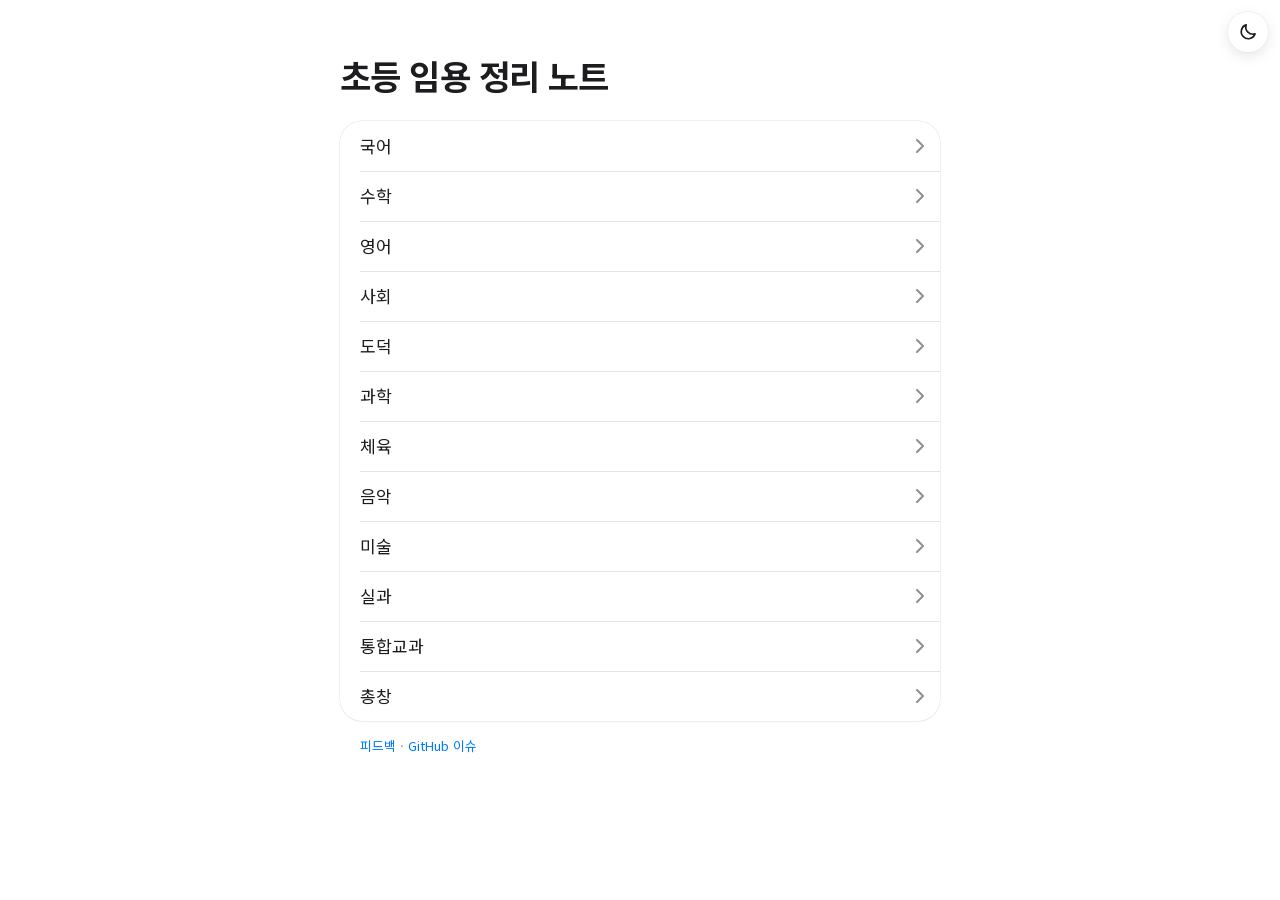
<file: index.html>
<!doctype html>
<html lang="ko">
<meta charset="utf-8">
<meta name="viewport" content="width=device-width, initial-scale=1">
<title>초등 임용 정리 노트</title><link rel="icon" href="icon.svg" type="image/svg+xml"><meta name="description" content="초등 임용 과목별 정리 노트 — 국어·수학·영어·사회·도덕·과학·체육·음악·미술·실과·통합교과·총창"><meta property="og:type" content="website"><meta property="og:site_name" content="초등 임용 정리 노트"><meta property="og:title" content="초등 임용 정리 노트"><meta property="og:description" content="초등 임용 과목별 정리 노트 — 국어·수학·영어·사회·도덕·과학·체육·음악·미술·실과·통합교과·총창"><meta property="og:url" content="https://somnium1357.github.io/review-notes/">
<link rel="stylesheet" href="kit.css?v=151d3b7f">
<style>
/* 인트로 = 제목 + 목차만(동하 10-01 「쓸데없는 내용 ㄴㄴ · 목차, 제목」) · 앱 디자인 언어(inset grouped · 큰 제목) · 색은 kit.css 토큰(기기 라이트/다크) */
body{margin:0;background:var(--bg);color:var(--label);}
.in{max-width:640px;margin:0 auto;padding:56px 20px 72px;font-size:17px;line-height:1.55;word-break:keep-all;}
.in h1{font-size:34px;line-height:41px;font-weight:700;letter-spacing:-.025em;margin:0 0 24px;}
.grp{background:var(--card);border-radius:22px;box-shadow:var(--shadow);overflow:hidden;}
.grp a{display:flex;align-items:center;justify-content:space-between;gap:12px;min-height:50px;padding:0 16px 0 20px;color:var(--label);text-decoration:none;position:relative;}
.grp a+a::before{content:'';position:absolute;top:0;left:20px;right:0;height:.5px;background:var(--sep);}
.grp a:active{background:var(--fill);}
.in-foot{margin:16px 20px 0;font-size:13px;line-height:18px;color:var(--ter);}
.in-foot a{color:var(--acc);text-decoration:none;}
@media print{.in-foot{display:none;}}
.grp a svg{width:8px;height:14px;color:var(--ter);flex:0 0 auto;}
@media (max-width:430px){ .in{padding:40px 16px 56px;} .in h1{font-size:28px;line-height:34px;} }
</style>
<div class="in">
  <h1>초등 임용 정리 노트</h1>
  <nav class="grp">
    <a href="1.국어.html">국어<svg viewBox="0 0 8 14" fill="none" stroke="currentColor" stroke-width="2" stroke-linecap="round" stroke-linejoin="round"><path d="M1 1l6 6-6 6"/></svg></a>
    <a href="2.수학.html">수학<svg viewBox="0 0 8 14" fill="none" stroke="currentColor" stroke-width="2" stroke-linecap="round" stroke-linejoin="round"><path d="M1 1l6 6-6 6"/></svg></a>
    <a href="3.영어.html">영어<svg viewBox="0 0 8 14" fill="none" stroke="currentColor" stroke-width="2" stroke-linecap="round" stroke-linejoin="round"><path d="M1 1l6 6-6 6"/></svg></a>
    <a href="4.사회.html">사회<svg viewBox="0 0 8 14" fill="none" stroke="currentColor" stroke-width="2" stroke-linecap="round" stroke-linejoin="round"><path d="M1 1l6 6-6 6"/></svg></a>
    <a href="5.도덕.html">도덕<svg viewBox="0 0 8 14" fill="none" stroke="currentColor" stroke-width="2" stroke-linecap="round" stroke-linejoin="round"><path d="M1 1l6 6-6 6"/></svg></a>
    <a href="6.과학.html">과학<svg viewBox="0 0 8 14" fill="none" stroke="currentColor" stroke-width="2" stroke-linecap="round" stroke-linejoin="round"><path d="M1 1l6 6-6 6"/></svg></a>
    <a href="7.체육.html">체육<svg viewBox="0 0 8 14" fill="none" stroke="currentColor" stroke-width="2" stroke-linecap="round" stroke-linejoin="round"><path d="M1 1l6 6-6 6"/></svg></a>
    <a href="8.음악.html">음악<svg viewBox="0 0 8 14" fill="none" stroke="currentColor" stroke-width="2" stroke-linecap="round" stroke-linejoin="round"><path d="M1 1l6 6-6 6"/></svg></a>
    <a href="9.미술.html">미술<svg viewBox="0 0 8 14" fill="none" stroke="currentColor" stroke-width="2" stroke-linecap="round" stroke-linejoin="round"><path d="M1 1l6 6-6 6"/></svg></a>
    <a href="10.실과.html">실과<svg viewBox="0 0 8 14" fill="none" stroke="currentColor" stroke-width="2" stroke-linecap="round" stroke-linejoin="round"><path d="M1 1l6 6-6 6"/></svg></a>
    <a href="11.통합교과.html">통합교과<svg viewBox="0 0 8 14" fill="none" stroke="currentColor" stroke-width="2" stroke-linecap="round" stroke-linejoin="round"><path d="M1 1l6 6-6 6"/></svg></a>
    <a href="13.총창.html">총창<svg viewBox="0 0 8 14" fill="none" stroke="currentColor" stroke-width="2" stroke-linecap="round" stroke-linejoin="round"><path d="M1 1l6 6-6 6"/></svg></a>
  </nav>
  <p class="in-foot"><a href="report.html">피드백</a> · <a href="https://github.com/Somnium1357/review-notes/issues/new">GitHub 이슈</a></p>
</div>
<script src="kit.js?v=23f855d8"></script>
<script src="rn-theme.js?v=708c4a3f"></script></html>
</file>
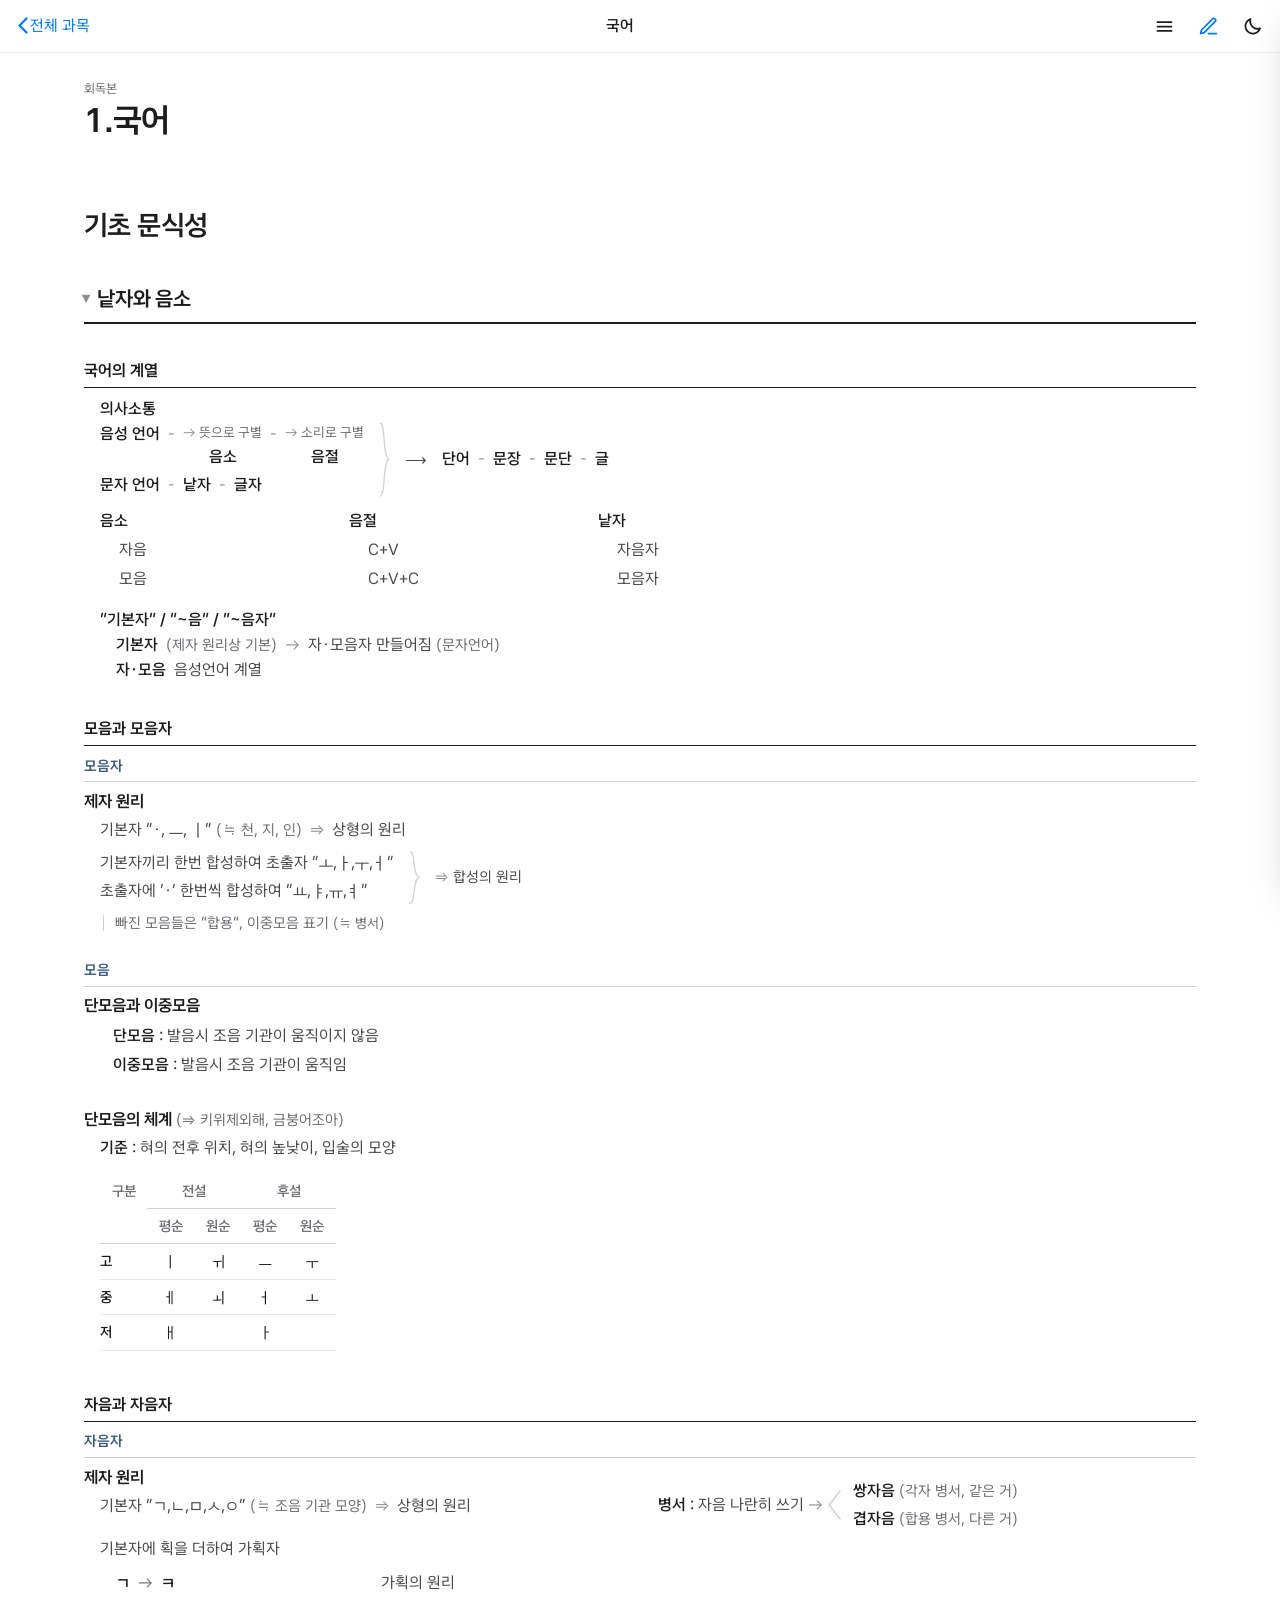
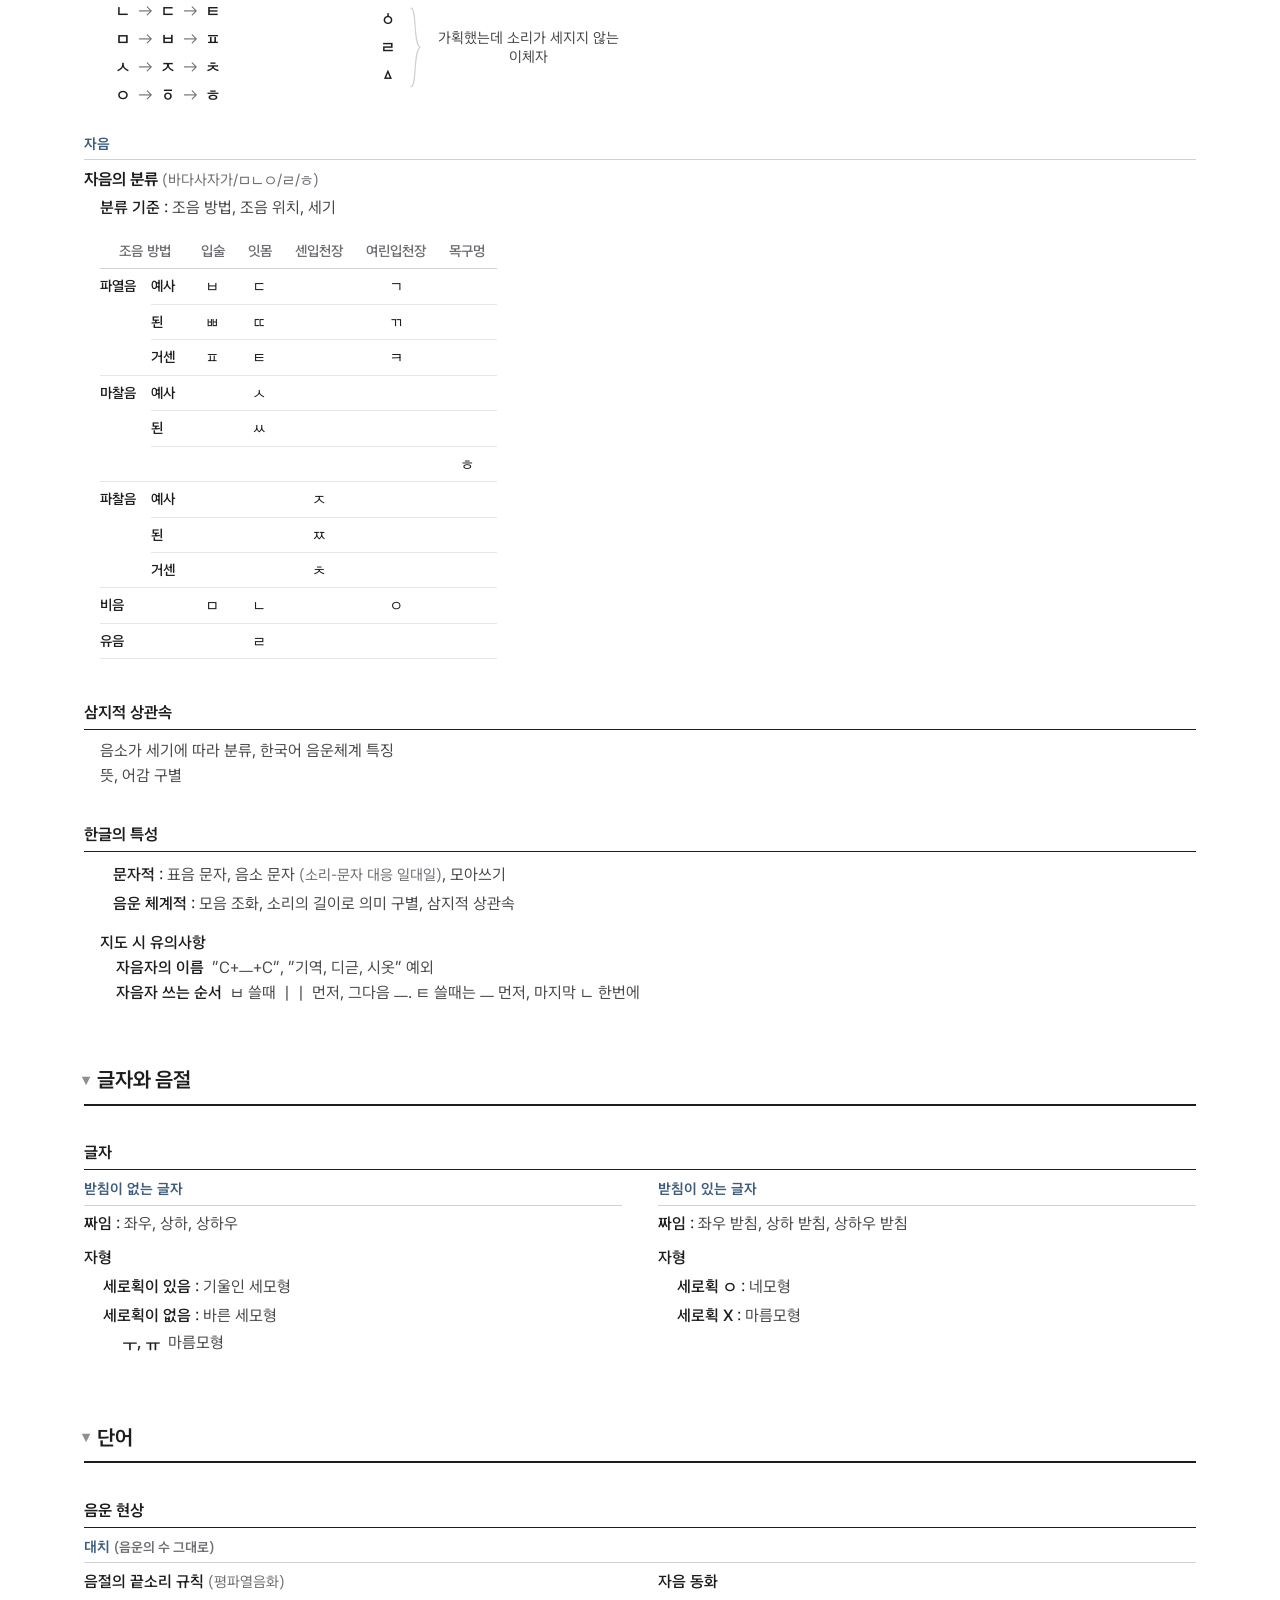
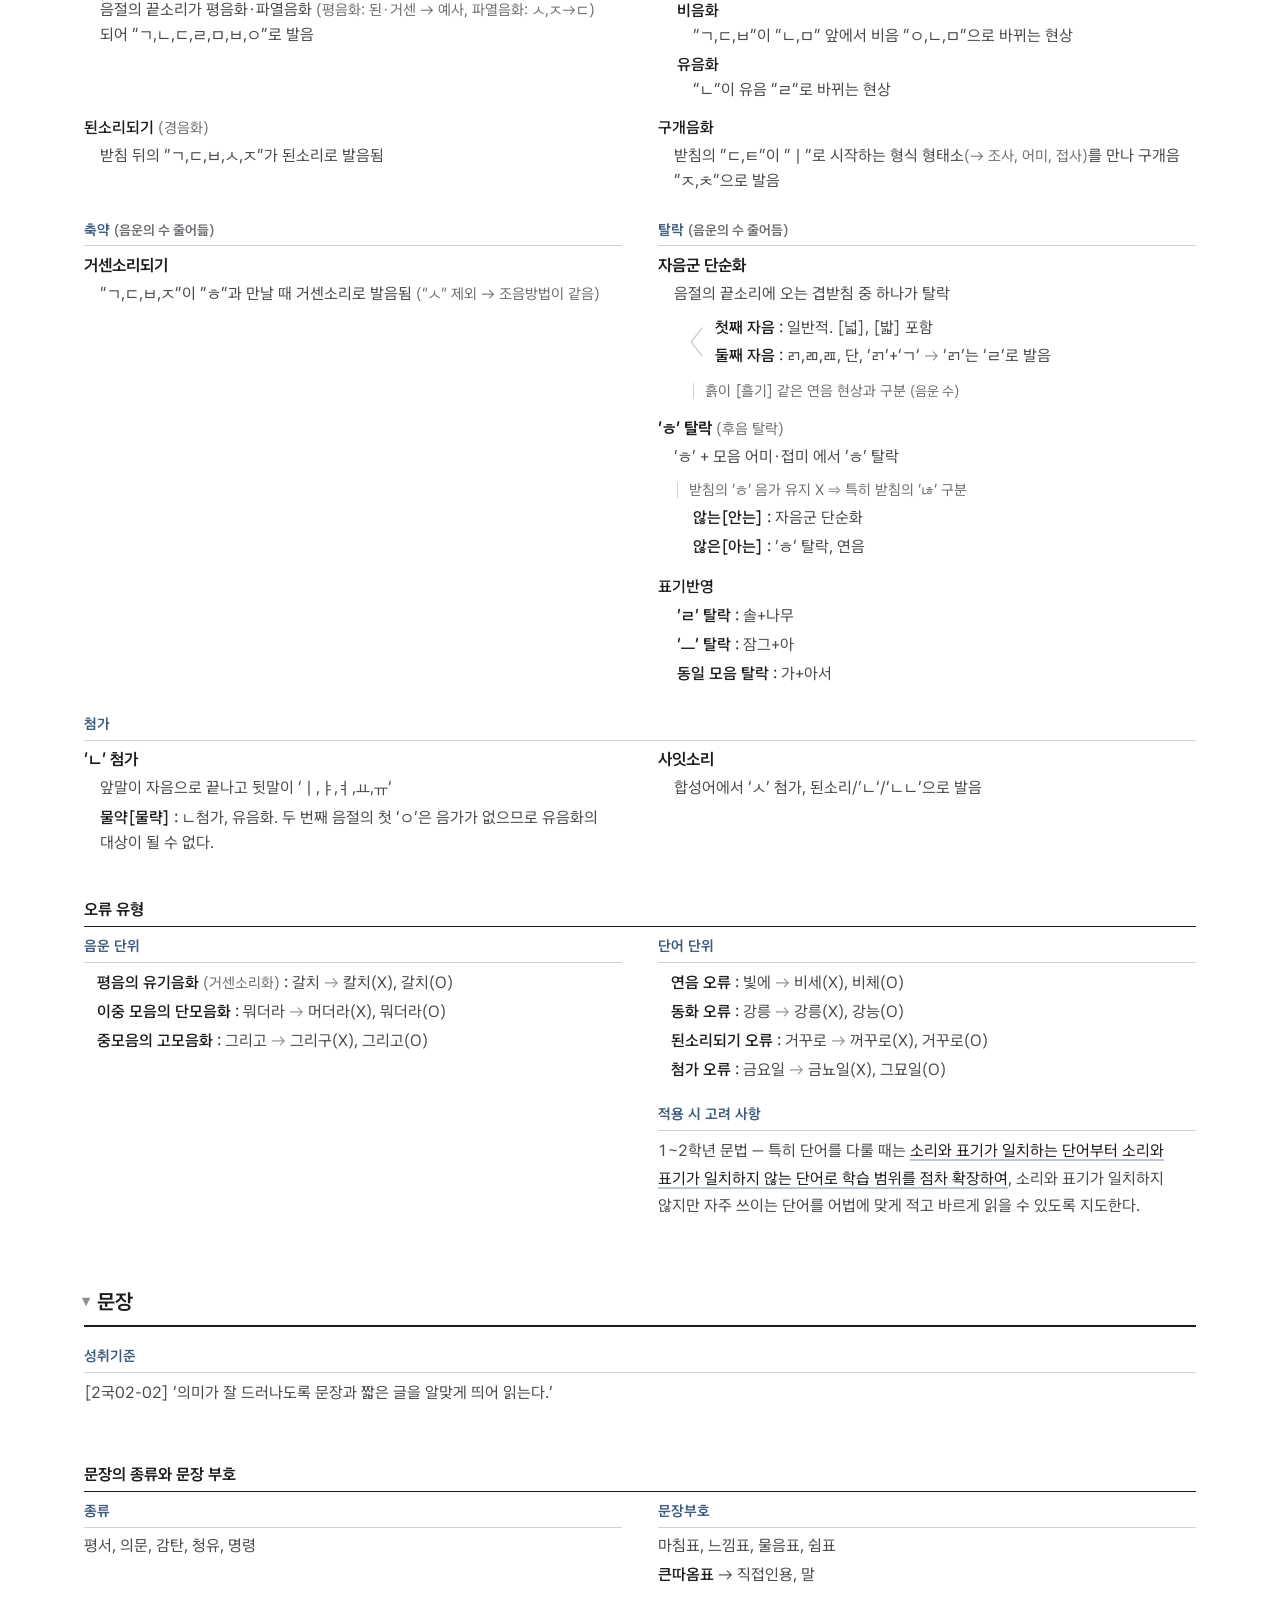
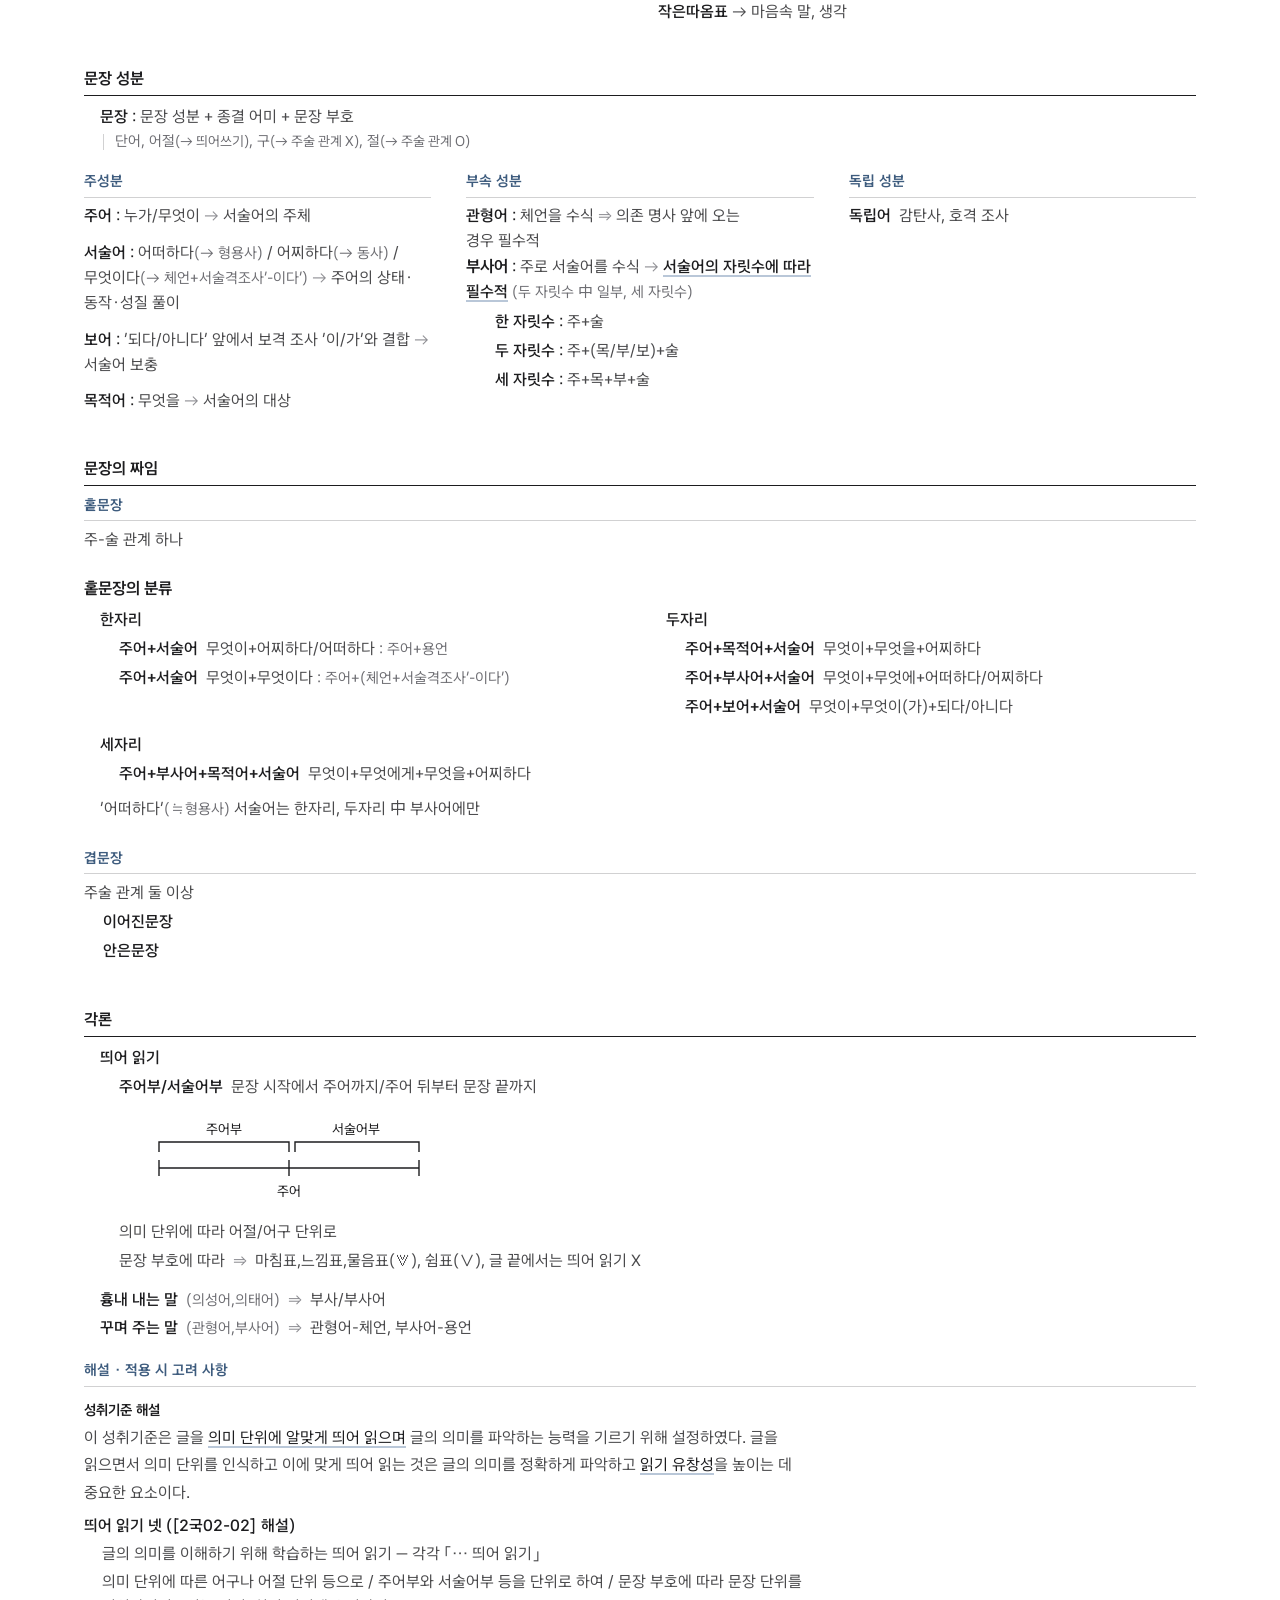
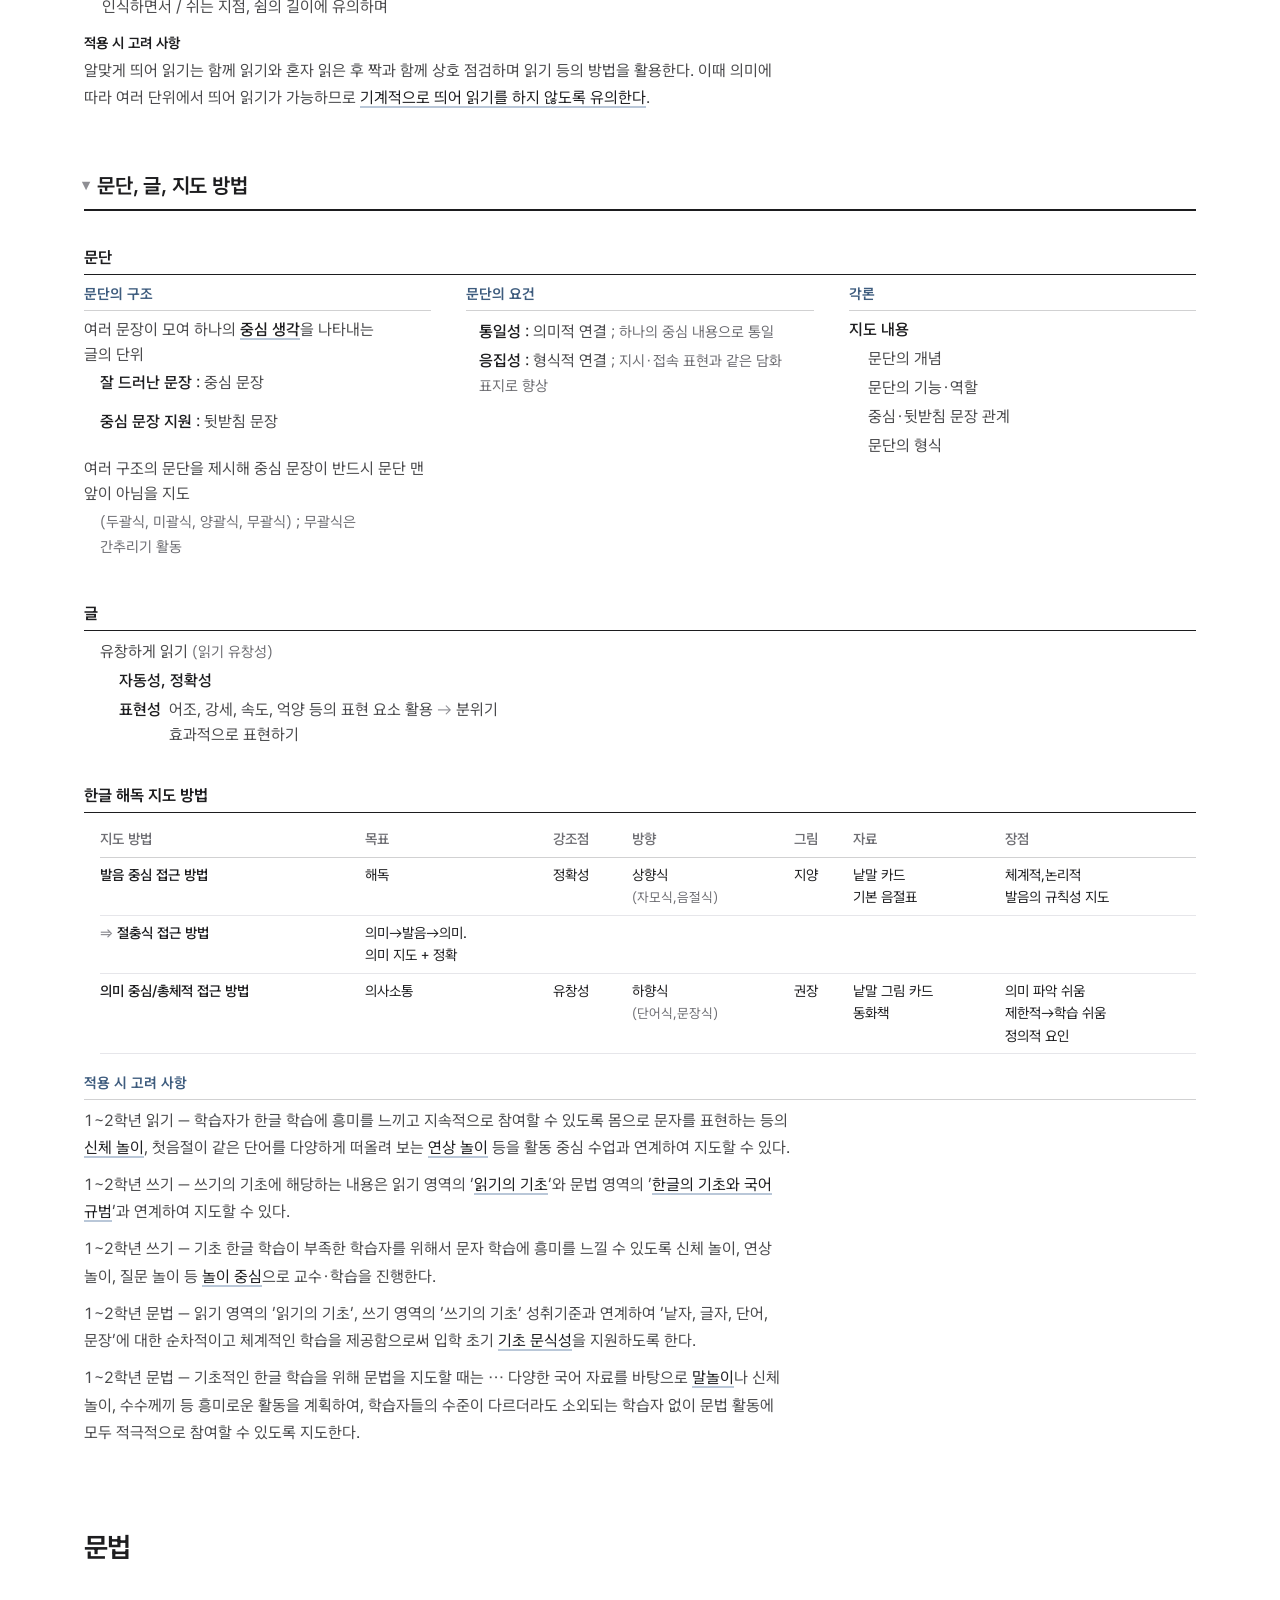
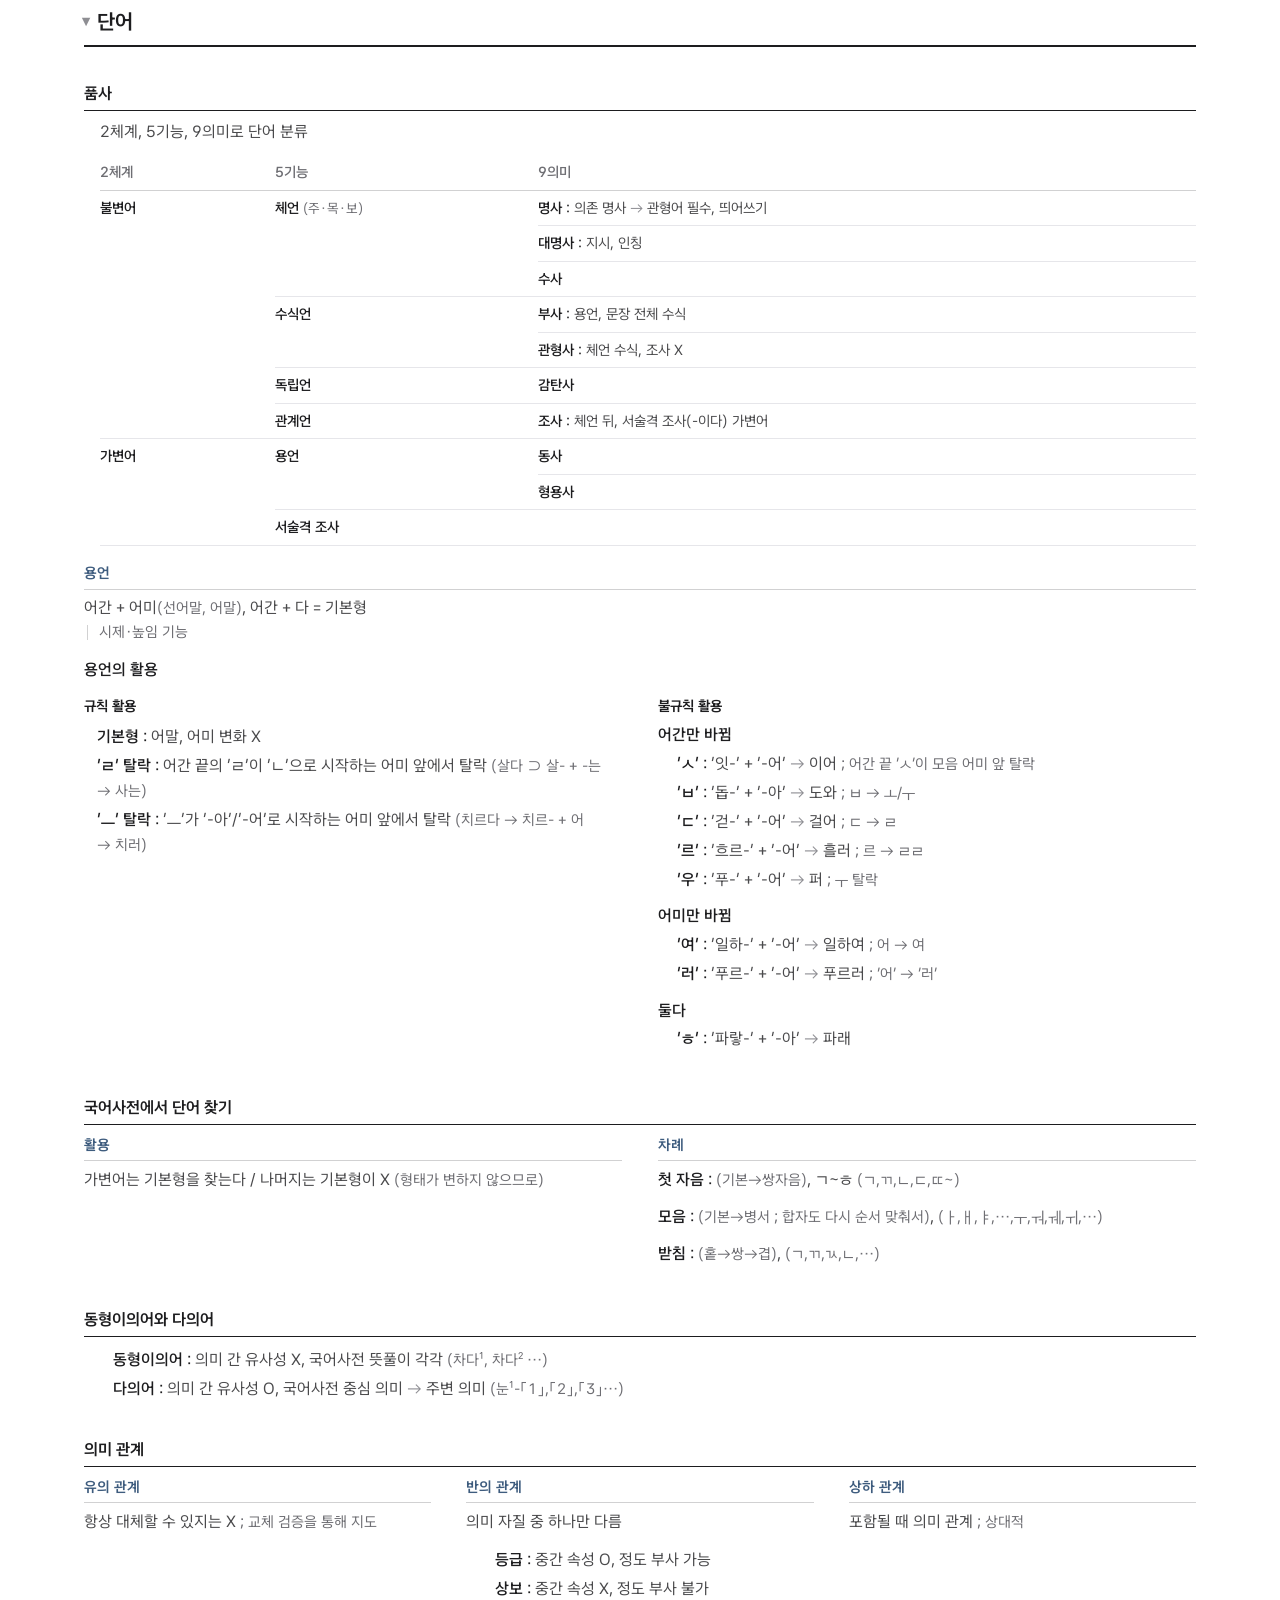
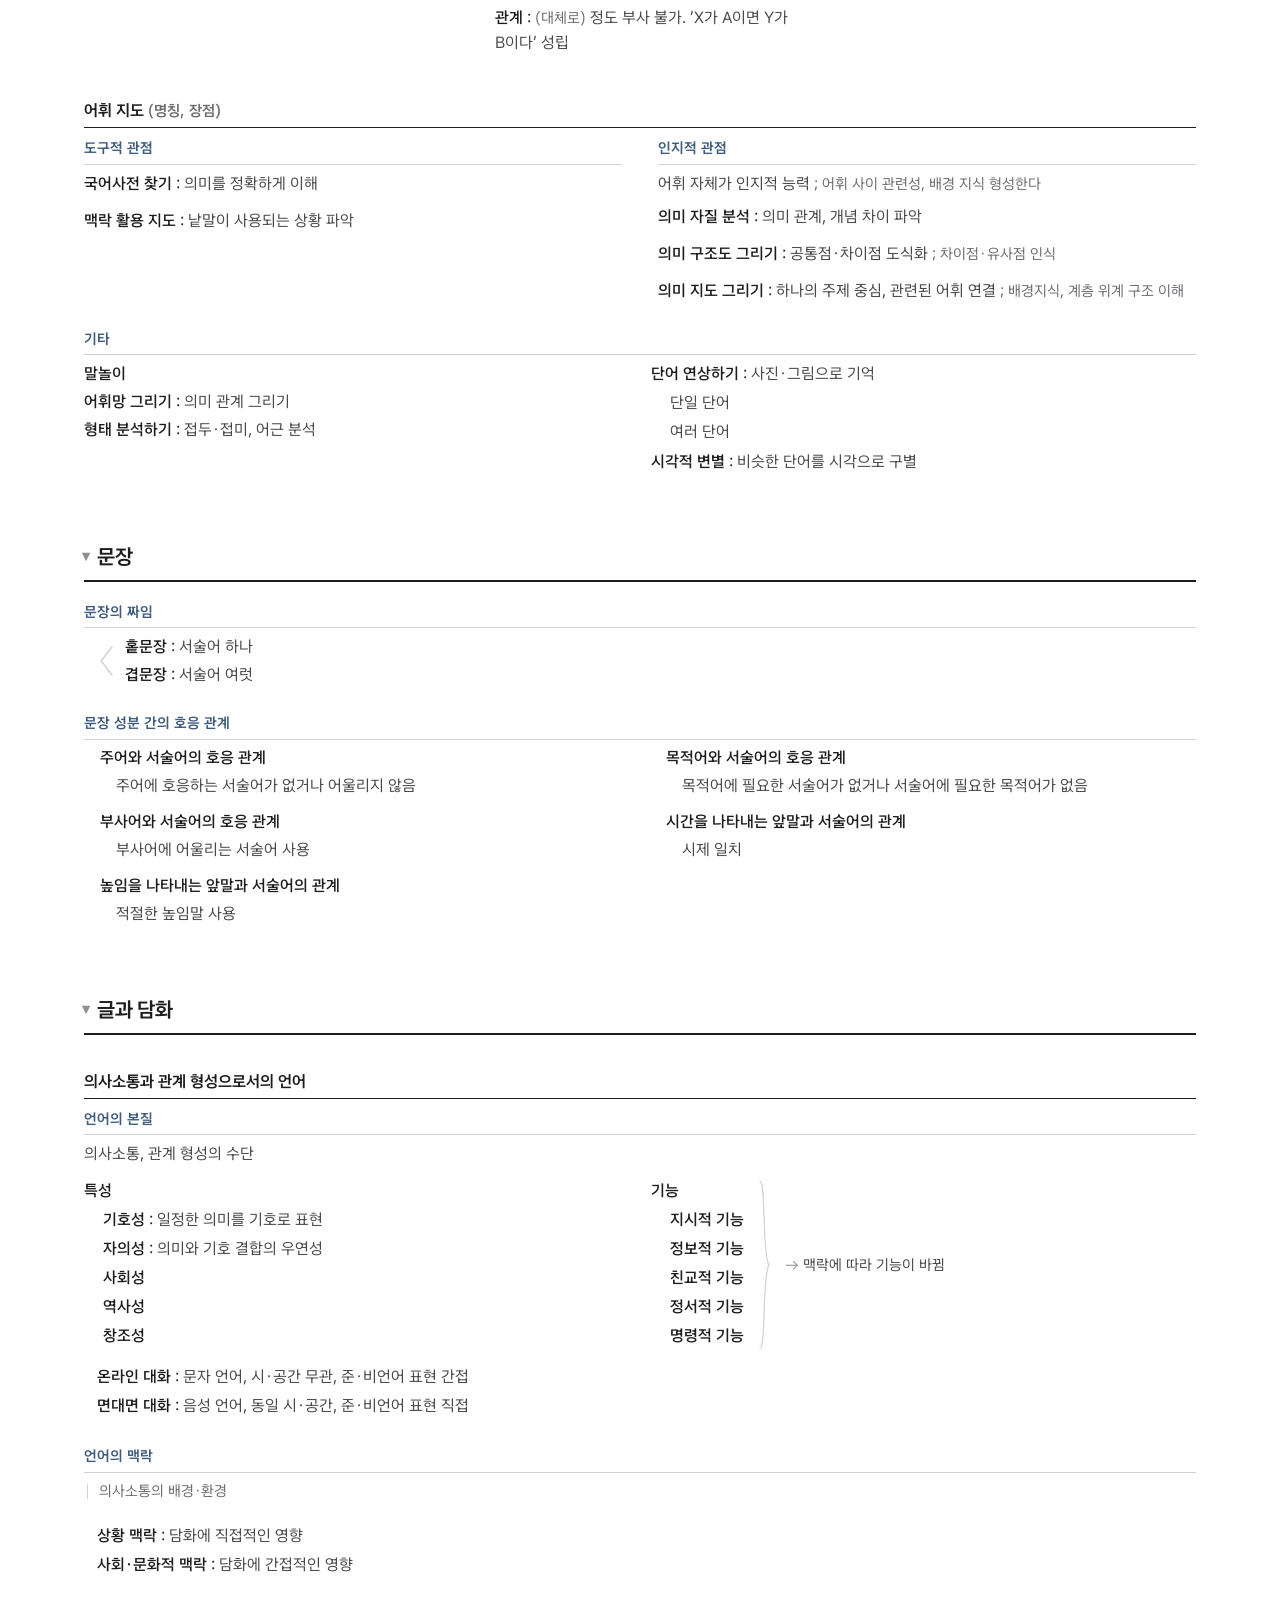
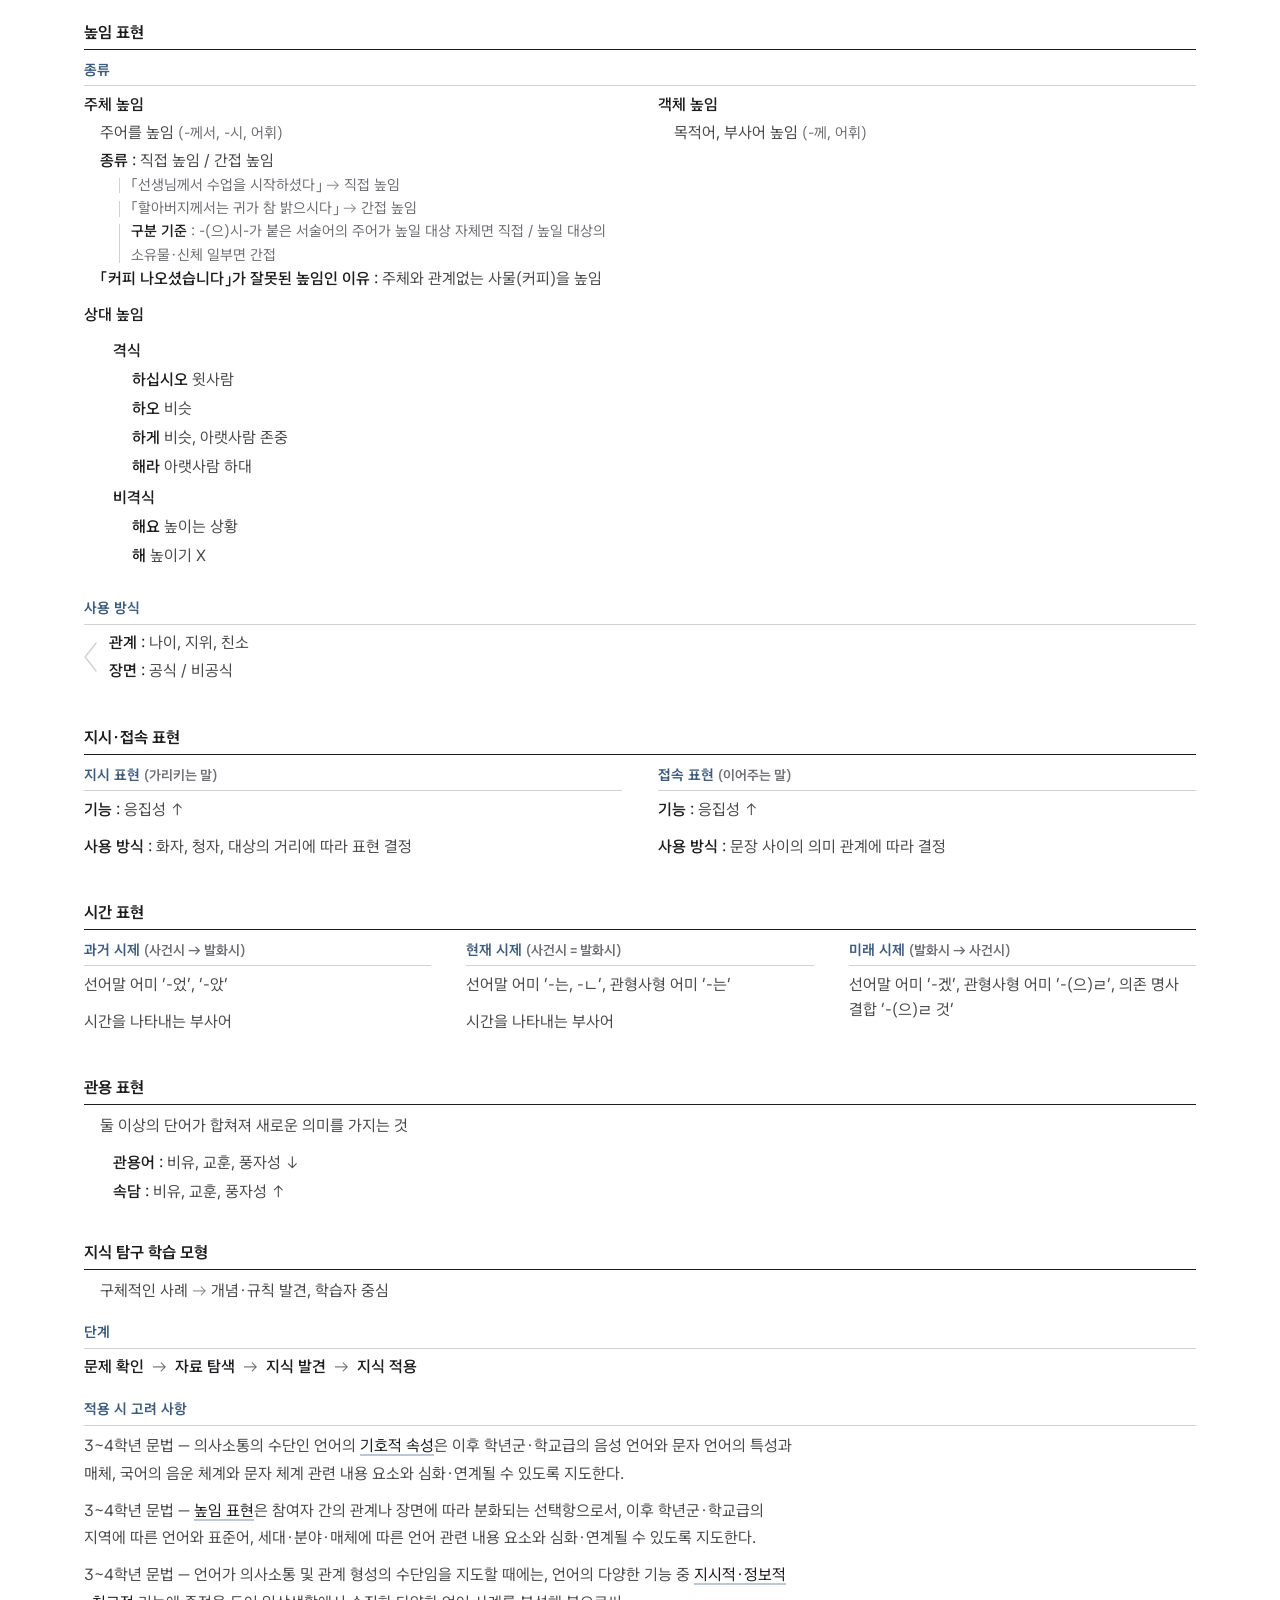
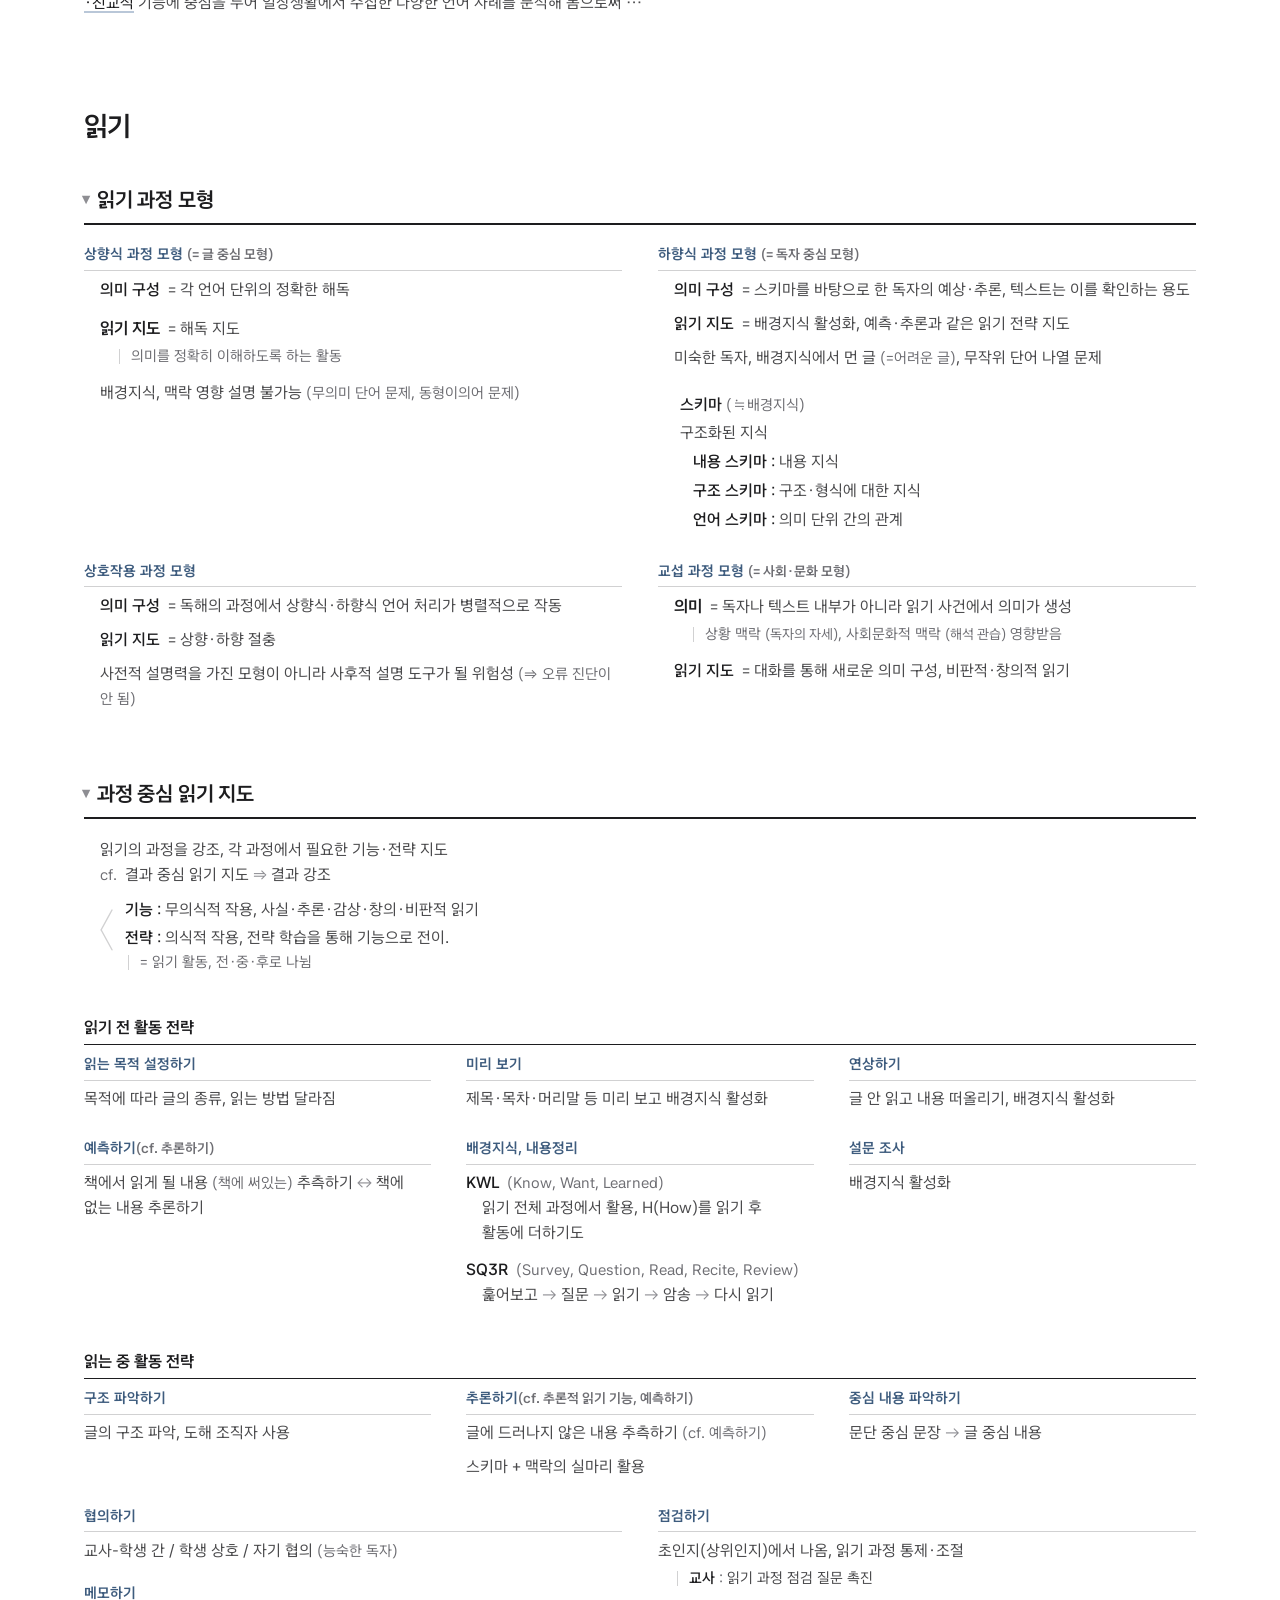
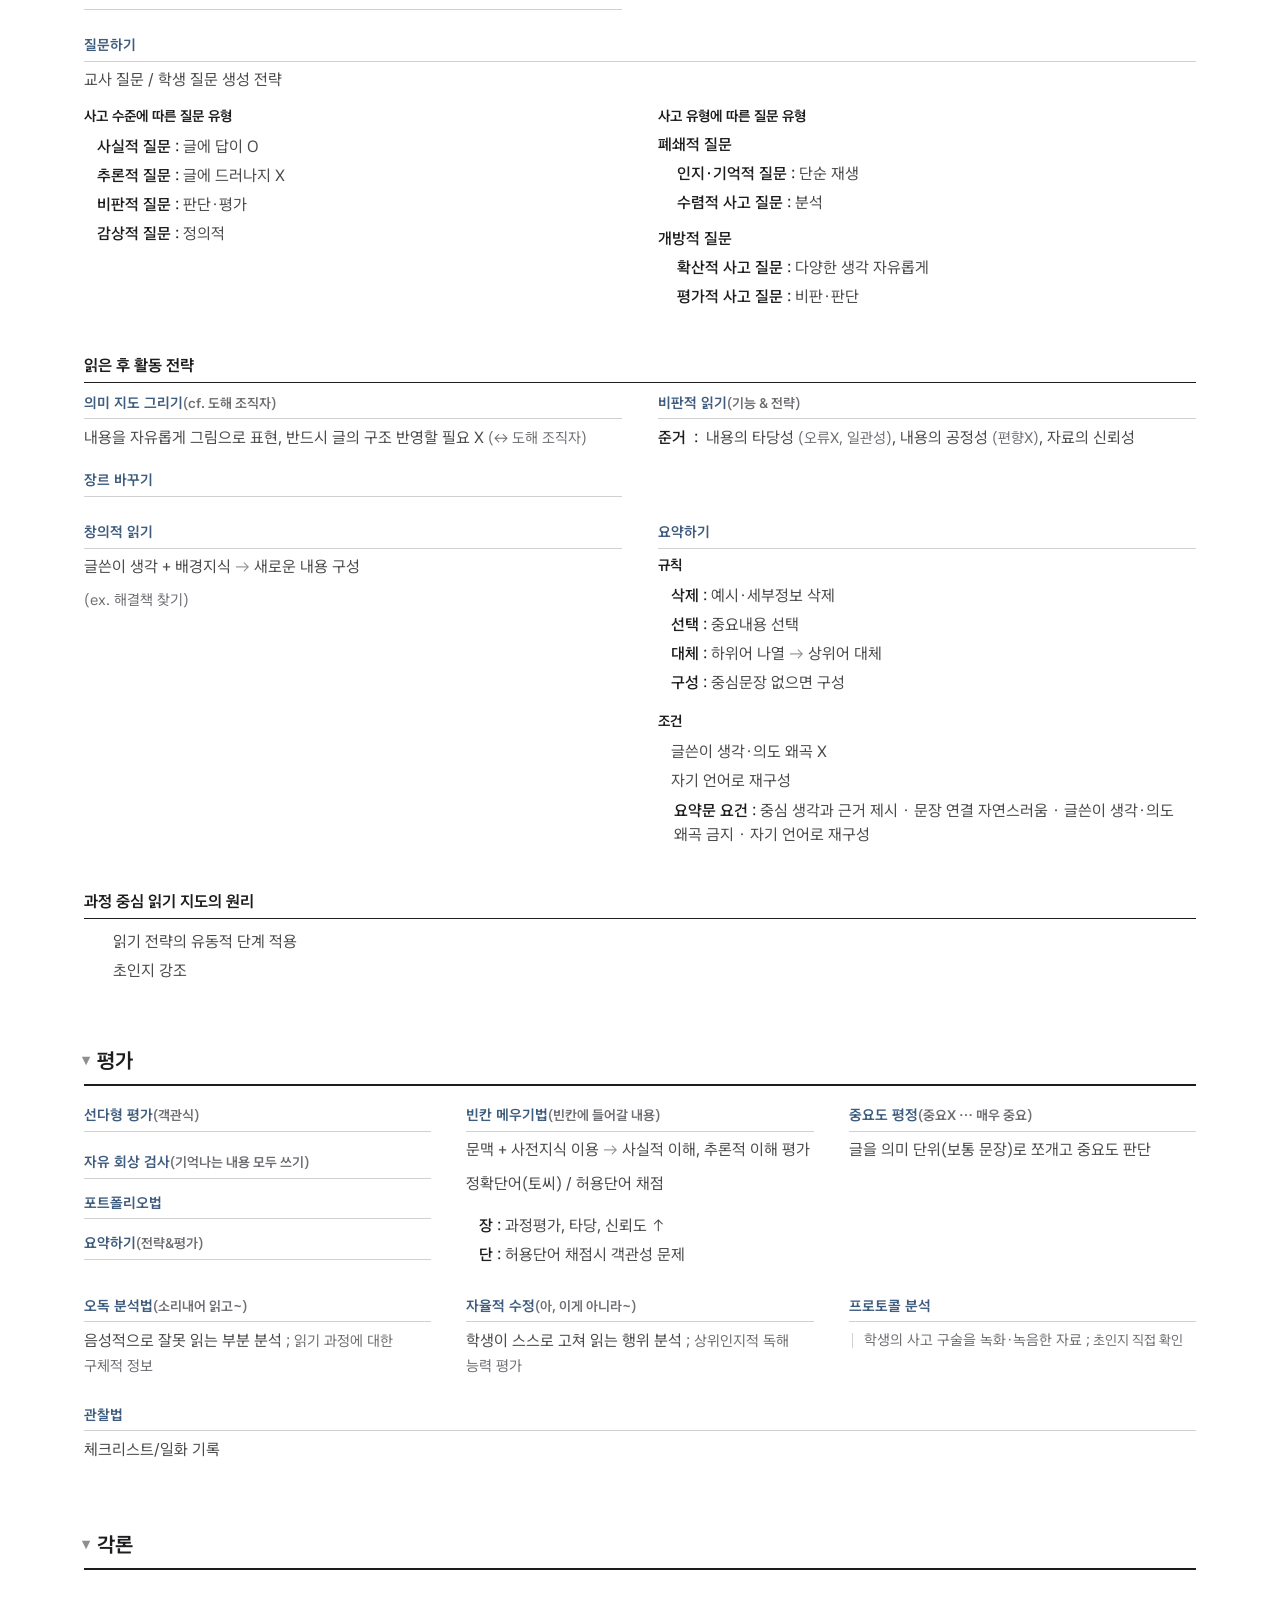
<file: 1.국어.html>
<!doctype html>
<meta charset="utf-8">
<meta name="viewport" content="width=device-width, initial-scale=1">
<title>국어 · 초등 임용 정리 노트</title><link rel="icon" href="icon.svg" type="image/svg+xml"><meta name="description" content="초등 임용 국어 정리 노트 — 과목 개념을 한 판에 정리"><meta property="og:type" content="website"><meta property="og:site_name" content="초등 임용 정리 노트"><meta property="og:title" content="국어 · 초등 임용 정리 노트"><meta property="og:description" content="초등 임용 국어 정리 노트 — 과목 개념을 한 판에 정리"><meta property="og:url" content="https://somnium1357.github.io/review-notes/1.%EA%B5%AD%EC%96%B4.html">
<link rel="stylesheet" href="kit.css?v=151d3b7f">
<script>document.documentElement.classList.add("v2")</script>
<link rel="preconnect" href="https://fonts.googleapis.com"><link rel="preconnect" href="https://fonts.gstatic.com" crossorigin>
<link rel="stylesheet" href="https://fonts.googleapis.com/css2?family=42dot+Sans:wght@400;500;600;700&display=swap">
<script>window.PAN_ROLE={"기초_문식성_-_낱자와_음소": "절", "1._국어의_계열": "머리줄", "2._모음과_모음자": "머리줄", "1)_모음자": "칸", "2)_모음": "칸", "3._자음과_자음자": "머리줄", "1)_자음자": "칸", "2)_자음": "칸", "4._한글의_특성": "머리줄", "기초_문식성_-_글자와_음절": "절", "1._글자": "머리줄", "1)_받침이_없는_글자": "칸", "2)_받침이_있는_글자": "칸", "기초_문식성_-_단어": "절", "1._음운_현상": "머리줄", "1)_대치_(음운의_수_그대로)": "칸", "2)_축약_(음운의_수_줄어듦)": "칸", "3)_탈락_(음운의_수_줄어듬)": "칸", "4)_첨가": "칸", "2._오류_유형": "머리줄", "1)_음운_단위": "칸", "2)_단어_단위": "칸", "기초_문식성_-_문장": "절", "1._문장의_종류와_문장_부호": "머리줄", "1)_종류": "칸", "2)_문장부호": "칸", "2._읽기_능력": "머리줄", "1)_해독_능력_(→_독해_능력으로_발전)": "칸", "2)_독해_능력": "칸", "3._문장_성분": "머리줄", "1)_주성분": "칸", "2)_부속_성분": "칸", "3)_독립_성분": "칸", "4._문장의_짜임": "머리줄", "1)_홑문장": "칸", "2)_겹문장": "칸", "5._각론": "머리줄", "기초_문식성_-_문단,_글,_지도_방법": "절", "1._문단": "머리줄", "1)_문단의_구조": "칸", "2)_문단의_요건": "칸", "3)_각론": "칸", "2._글": "머리줄", "3._한글_해독_지도_방법": "머리줄", "문법_-_단어": "절", "1._품사": "머리줄", "2._국어사전에서_단어_찾기": "머리줄", "1)_활용": "칸", "2)_차례": "칸", "3._동형이의어와_다의어": "머리줄", "4._의미_관계": "머리줄", "1)_유의_관계": "칸", "2)_반의_관계": "칸", "3)_상하_관계": "칸", "5._어휘_지도_(명칭,_장점)": "머리줄", "1)_도구적_관점": "칸", "2)_인지적_관점": "칸", "3)_기타": "칸", "문법_-_문장": "절", "1._문장의_짜임": "칸", "2._문장_성분_간의_호응_관계": "칸", "문법_-_글과_담화": "절", "1._의사소통과_관계_형성으로서의_언어": "머리줄", "1)_언어의_본질": "칸", "2)_언어의_맥락": "칸", "2._높임_표현": "머리줄", "1._종류": "칸", "2._사용_방식": "칸", "3._지시·접속_표현": "머리줄", "1)_지시_표현_(가리키는_말)": "칸", "2)_접속_표현_(이어주는_말)": "칸", "4._시간_표현": "머리줄", "1)_과거_시제_(사건시_→_발화시)": "칸", "2)_현재_시제_(사건시_=_발화시)": "칸", "3)_미래_시제_(발화시_→_사건시)": "칸", "5._관용_표현": "머리줄", "6._지식_탐구_학습_모형": "머리줄", "단계": "칸", "읽기_-_읽기_과정_모형": "절", "1._상향식_과정_모형_(=_글_중심_모형)": "칸", "2._하향식_과정_모형_(=_독자_중심_모형)": "칸", "3._상호작용_과정_모형": "칸", "4._교섭_과정_모형_(=_사회·문화_모형)": "칸", "읽기_-_과정_중심_읽기_지도": "절", "1._읽기_전_활동_전략": "머리줄", "2._읽는_중_활동_전략": "머리줄", "3._읽은_후_활동_전략": "머리줄", "4._과정_중심_읽기_지도의_원리": "머리줄", "읽기_-_평가": "절", "1)_선다형_평가(객관식)": "칸", "2)_빈칸_메우기법(빈칸에_들어갈_내용)": "칸", "3)_자유_회상_검사(기억나는_내용_모두_쓰기)": "칸", "4)_중요도_평정(중요X_…_매우_중요)": "칸", "5)_오독_분석법(소리내어_읽고~)": "칸", "6)_자율적_수정(아,_이게_아니라~)": "칸", "7)_프로토콜_분석": "칸", "8)_관찰법": "칸", "9)_포트폴리오법": "칸", "10)_요약하기(전략&평가)": "칸", "읽기_-_각론": "절", "1._읽기_능력_구조": "머리줄", "2._용어": "머리줄", "1)_상호_텍스트적_맥락": "칸", "2)_태도": "칸", "3)_사회적_읽기": "칸", "읽기_-_사실적_읽기": "머리줄", "1._글의_중심_내용_확인하기": "칸", "1)_용어_정리": "안", "2)_각론": "안", "2._글의_중심_생각_파악하기,_내용_요약하기": "칸", "1)_학습_독서": "안", "2)_요약": "안", "3)_중심_생각_찾기": "안", "3._글의_구조,_주장・주제_파악하기,_구조를_고려하여_요약하기": "칸", "1)_형식상_구조": "안", "2)_의미_구조": "안", "읽기_-_추론적_읽기": "머리줄", "1._인물의_마음,_생각_짐작하기": "칸", "2._단어의_의미・내용_예측,_읽기_과정・전략_점검": "칸", "1)_단어의_의미_예측": "안", "2)_읽기_과정_점검_(상위인지)": "안", "3._생략된_내용과_함축된_의미_추론하기(→_뜻이_바로_나타나지_X)": "칸", "읽기_-_비판적_읽기": "머리줄", "1._사실과_의견_구별(→_비판적_읽기를_위해),_평가와_자신의_의견_비교": "칸", "1)_사실과_의견": "안", "2)_의견_비교하기": "안", "3)_신뢰성_평가하기": "안", "4)_내용의_타당성,_표현의_적절성_평가하기": "안", "읽기_-_창의적_읽기": "머리줄", "1._다양한_관점의(→_어떤_사람이_사물・현상을_바라보는_방식)_글_읽고_관점_추론,_문제_해결하기": "칸", "1)_관점_추론하기": "안", "2)_문제_해결에_활용하기": "안", "읽기_-_독서의_정의적_요인": "절", "1._독서의_정의적_요인": "숨김", "읽기_-_수업_모형": "절", "1._직접_교수_모형": "칸", "2._문제_해결_학습_모형": "칸", "쓰기_-_쓰기_이론": "절", "1._형식주의_작문_이론": "머리줄", "1)_개념": "칸", "2)_지도_방법_⇒_결과_중심_쓰기_지도": "칸", "2._인지_구성주의_작문_이론": "머리줄", "1)_개념__2": "칸", "2)_지도_방법_⇒_과정_중심_쓰기_지도": "칸", "3._사회_구성주의_작문_이론": "머리줄", "1)_개념__3": "칸", "2)_지도_방법_⇒_맥락_중심_쓰기_지도": "칸", "4._장르_중심_작문_이론": "머리줄", "1)_개념__4": "칸", "2)_지도_방법_⇒_장르_중심_쓰기_지도": "칸", "5._대화주의_작문_이론": "머리줄", "1)_개념__5": "칸", "쓰기_-_과정_중심_쓰기_지도": "절", "1._계획하기": "머리줄", "1)_목적_설정_및_분석하기": "안", "2)_주제_설정하기": "안", "3)_독자_설정_및_분석하기;_실제_독자_/_가상_독자_(실재하는_대상_vs._필자가_가정한_독자)": "안", "4)_자기(필자)_분석하기": "안", "5)_조건_분석하기": "안", "6)_형태(장르)_고려하기": "안", "2._내용_생성하기": "머리줄", "1)_새_정보_X": "칸", "2)_새_정보_O": "칸", "3._내용_조직하기": "머리줄", "1)_다발_짓기_(cf._마인드맵)": "칸", "2)_개요_짜기_–_화제_개요_+_문장_개요": "칸", "4._표현하기": "머리줄", "5._고쳐쓰기": "머리줄", "1)_수준;_전체_→_부분": "칸", "2)_원리": "칸", "3)_전략": "칸", "6._공유하기": "머리줄", "쓰기_-_평가": "절", "1._결과_평가": "머리줄", "1)_총체적_평가": "칸", "2)_분석적_평가": "칸", "3)_주요_특질_평가": "칸", "2._과정_평가": "머리줄", "1)_오필_분석법_(≒_오독_분석법)": "칸", "2)_프로토콜_분석법": "칸", "3)_관찰법": "칸", "4)_포트폴리오법": "칸", "5)_자기_평가": "칸", "6)_동료_평가": "칸", "3._다면_평가": "머리줄", "쓰기_-_정보_전달을_위한_글": "절", "1._보고하는_글": "머리줄", "1)_배경_지식": "칸", "2)_관찰_보고서": "칸", "3)_조사_보고서": "칸", "2._설명하는_글": "머리줄", "1)_배경_지식__2": "칸", "쓰기_-_설득을_위한_글": "절", "1._이유를_들어_의견을_제시하는_글": "머리줄", "1)_의견을_제시하는_글": "칸", "2)_제안하는_글": "칸", "2._근거를_들어_주장하는_글": "머리줄", "1)_논설문": "칸", "쓰기_-_친교_및_정서_표현을_위한_글": "절", "1._표현적_글_(=_표현적_쓰기)": "머리줄", "1)_일기": "칸", "2)_생활문": "칸", "3)_편지": "칸", "4)_기행문,_견학_기록문": "칸", "쓰기_-_매체_중심_쓰기_지도": "절", "1._독자와_매체_고려하여_글_쓰기": "칸", "1)_기사문": "안", "쓰기_-_쓰기의_정의적_요인": "절", "1._쓰기_흥미_→_관심과_선호도": "칸", "2._쓰기_효능감_→_자신감": "칸", "3._쓰기_윤리_준수_→_출처_명시,_왜곡·과장·축소_X,_네티켓_준수": "칸", "쓰기_-_수업_모형": "절", "1._창의성_계발_학습_모형": "칸", "단계__2": "안", "말·듣_이론": "절", "1._화법의_본질": "머리줄", "1)_화법의_성격": "칸", "2)_화법의_요소": "칸", "2._수용과_생산_과정으로서의_화법": "머리줄", "1)_수용_-_듣기_(≒_읽기_기능)": "칸", "2)_생산_-_말하기_(≒_쓰기_과정)": "칸", "3._평가": "머리줄", "듣·말_-_교육과정": "절", "1._내체표": "머리줄", "1)_과정·기능_범주_(듣기_기능_+_말하기_과정_+_둘다)": "칸", "2)_내용_생성·조직·표현과_전달": "글", "3)_상호_작용": "글", "4)_점검과_조정": "글", "2._교수·학습_방법": "머리줄", "1)_실제적_수행법_:_실제나_그와_유사한_교실_환경에서_/_수용_가능한_화제에_대하여_/_담화_종류·역할·목적에_맞게_/_실제로_의사소통": "글", "3._평가_방법": "칸", "듣·말_-_발표": "절", "1._배경지식": "머리줄", "1)_특징_:_준비된_말하기_(cf._일상생활_-_즉흥적_말하기)": "글", "2)_발표_준비하기_-_장소,_청중_분석": "글", "3)_발표문_작성하기": "칸", "4)_발표하기": "칸", "말·듣_-_토의": "절", "1._배경지식__2": "머리줄", "1)_개념_:_문제에_대한_최선의_해결책_협의": "글", "2)_유형": "칸", "2._각론": "머리줄", "1)_토의하기": "칸", "2)_의견_비교·조정,_질문하기": "칸", "말·듣_-_토론": "절", "1._배경지식__3": "머리줄", "1)_개념_:_경쟁적_의사소통_(cf._토의_-_협력적)": "글", "2)_논제": "칸", "3)_단계": "칸", "4)_유형": "칸", "2._각론__2": "머리줄", "1)_토론하기": "칸", "2)_주장·이유·근거의_타당성_평가": "칸", "말·듣_-_면담": "절", "1._배경지식__4": "머리줄", "1)_개념_:_정보_수집을_위한_대화": "글", "2)_절차": "칸", "3)_다른_담화와의_비교": "칸", "말·듣_-_대화": "절", "1._배경지식__5": "머리줄", "1)_자아_개념_:_다른_사람들이_자기를_어떻게_생각하는지에_대한_스스로의_생각": "칸", "2)_자아_노출_:_타인에게_자신의_정보_알리는_것_⇒_친밀감_형성에_중요": "칸", "3)_나_전달법_:_나를_주어로_생각·감정_전달": "칸", "4)_공감적_듣기": "칸", "5)_순서_교대의_원리_:_말차례_지켜_가며_대화_⇒_말차례_교환_신호_따라서": "칸", "2._각론__3": "머리줄", "1)_칭찬의_방법": "칸", "3._대화의_원리": "머리줄", "1)_협력의_원리": "칸", "2)_공손성의_원리": "칸", "4._기타_각론": "머리줄", "문학_-_교육과정_노트": "절", "1._내체표__2": "머리줄", "1)_지식·이해": "칸", "2)_과정·기능": "칸", "2._작품의_맥락": "머리줄", "2)_문학_읽기_관점": "머리줄", "문학_-_서정문학": "절", "1._시": "머리줄", "1)_개괄": "칸", "2)_시의_내용": "칸", "3)_시의_형식": "칸", "3)_시의_표현": "칸", "문학_-_서사문학": "절", "소설": "머리줄", "2._동화": "머리줄", "1)_유형": "칸", "2)_플롯_형식": "칸", "3._옛이야기_(=_전승문학)": "머리줄", "1)_분류": "칸", "2)_옛이야기_vs._동화": "칸", "3)_내용적_특징": "칸", "4)_형식_특징_⇒_서술자적_논평_O": "칸", "5)_화소_-_이야기를_이루는_핵": "칸", "5._각론__2": "머리줄", "1)_전기문": "칸", "2)_서평": "칸", "문학_-_극문학": "절", "1._희곡": "머리줄", "문학_-_교술문학": "절", "1._수필": "머리줄", "1)_개념__6": "칸", "2)_특징": "칸", "3)_각론__2": "칸", "문학_-_수업_모형": "절", "1._반응_중심_학습_모형": "머리줄", "1)_특징": "칸", "2)_단계": "칸", "3)_유의점": "칸", "2._역할_수행_학습_모형": "머리줄", "1)_단계": "칸", "문학_-_그림책_읽기_지도": "절", "1._글과_그림의_관계에_따른_그림책_유형": "머리줄", "1)_협응_관계": "칸", "2)_확장_관계": "칸", "3)_대위_관계": "칸", "매체__2": "절", "1._교육과정": "머리줄", "1)_내체표": "칸", "2._배경지식": "머리줄", "1)_매체와_매체_자료의_개념": "칸", "2)_매체의_유형과_특성": "칸", "3)_복합_양식성": "칸", "3._각론": "머리줄", "1)_검색하기": "칸", "2)_신뢰성_평가하기": "칸", "3)_매체_소통_윤리_⇒_저작권_존중": "칸", "2022_개정_교육과정_-_교육과정_문서_체제_(일러두기)": "절", "2022_개정_교육과정_-_교육과정_설계의_개요": "절", "국어과_역량_(교육과정_설계의_개요)": "칸", "2022_개정_교육과정_-_내용_체계": "절", "듣기·말하기_영역": "머리줄", "과정·기능_범주__2": "칸", "지식·이해_범주_(듣기·말하기_내체표)": "칸", "가치·태도_(듣기·말하기_내체표)": "칸", "읽기_영역": "머리줄", "지식·이해_(읽기_내체표)": "칸", "과정·기능_(읽기_내체표)": "칸", "가치·태도_(읽기_내체표)": "칸", "쓰기_영역": "머리줄", "지식·이해_(쓰기_내체표)": "칸", "과정·기능_(쓰기_내체표)": "칸", "가치·태도_(쓰기_내체표)": "칸", "문법_영역": "머리줄", "지식·이해_(문법_내체표)": "칸", "과정·기능_(문법_내체표)": "칸", "가치·태도_(문법_내체표)": "칸", "문학_영역": "머리줄", "지식·이해_(내체표)": "칸", "과정·기능_(내체표)": "칸", "가치·태도_(문학_내체표)": "칸", "매체_영역": "머리줄", "과정·기능_(매체_내체표)": "칸", "지식·이해_범주_(매체_내체표)": "칸", "가치·태도_(매체_내체표)": "칸", "2022_개정_교육과정_-_성취기준": "절", "듣기·말하기_영역__2": "글칸", "1~2학년_(듣기·말하기_성취기준)": "안", "3~4학년_(듣기·말하기_성취기준)": "안", "5~6학년_(듣기·말하기_성취기준)": "안", "읽기_영역__2": "글칸", "띄어_읽기_넷_([2국02-02]_해설)": "칸", "쓰기_영역__2": "글칸", "문법_영역__2": "글칸", "문학_영역__2": "글칸", "매체_영역__2": "글칸", "2022_개정_교육과정_-_교수·학습_및_평가": "절", "교수·학습_방법__2": "머리줄", "듣기·말하기_영역__3": "글칸", "읽기_영역__3": "글칸", "쓰기_영역__3": "글칸", "문법_영역__3": "글칸", "문학_영역__3": "글칸", "평가_방법__2": "머리줄", "듣기·말하기_영역__4": "글칸", "읽기_영역__4": "글칸", "쓰기_영역__4": "글칸", "문법_영역__4": "글칸", "문학_영역__4": "글칸", "매체_영역__3": "글칸", "읽기_-_읽기_기능": "절", "삼지적_상관속__2": "머리줄", "성취기준 적용 시 고려 사항_띄어_읽기": "글칸", "성취기준 적용 시 고려 사항_표현적_글": "글칸", "성취기준 적용 시 고려 사항_점검과_조정": "글칸", "성취기준 적용 시 고려 사항_토론": "글칸", "용언": "칸", "소설_주제": "칸", "소설_문체": "칸", "소설_시점": "칸", "소설_시점_종류": "안", "소설_구성": "머리줄", "소설_구성_단계": "칸", "소설_구성_유형": "칸", "소설_구성_요소": "머리줄", "소설_인물": "칸", "소설_인물_유형": "안", "소설_인물_제시_방법": "안", "소설_사건_갈등": "칸", "소설_배경": "칸", "읽기_능력_구조_지식": "칸", "읽기_능력_구조_기능": "칸", "읽기_능력_구조_해독": "안", "읽기_능력_구조_독해": "안", "읽기_능력_구조_태도": "칸", "용언_규칙_활용": "안", "용언_불규칙_활용": "안", "시의_형식_운율_형성": "안", "시의_형식_시상_전개": "안", "읽기_전_읽는_목적_설정하기": "칸", "읽기_전_미리_보기": "칸", "읽기_전_연상하기": "칸", "읽기_전_예측하기": "칸", "읽기_전_배경지식_내용정리": "칸", "읽기_전_설문_조사": "칸", "읽는_중_구조_파악하기": "칸", "읽는_중_질문하기": "칸", "읽는_중_질문하기_사고_수준": "안", "읽는_중_질문하기_사고_유형": "안", "읽는_중_추론하기": "칸", "읽는_중_중심_내용_파악하기": "칸", "읽는_중_협의하기": "칸", "읽는_중_메모하기": "칸", "읽는_중_점검하기": "칸", "읽은_후_요약하기": "칸", "읽은_후_요약하기_규칙": "안", "읽은_후_요약하기_조건": "안", "읽은_후_의미_지도_그리기": "칸", "읽은_후_장르_바꾸기": "칸", "읽은_후_비판적_읽기": "칸", "읽은_후_창의적_읽기": "칸", "성취_띄어_읽기": "글칸", "성취_표현적_글": "글칸", "성취_토론": "글칸", "성취_추론적_읽기": "글칸", "성취기준 적용 시 고려 사항_추론적_읽기": "글칸", "성취_비판적_읽기": "글칸", "성취기준 적용 시 고려 사항_비판적_읽기": "글칸", "성취_주장하는_글": "글칸", "성취기준 적용 시 고려 사항_주장하는_글": "글칸", "성취_시": "글칸", "성취_소설": "글칸", "성취_토의": "글칸", "성취기준 적용 시 고려 사항_단어": "글칸", "성취기준 적용 시 고려 사항_한글_해독_지도_방법": "글칸", "성취기준 적용 시 고려 사항_글과_담화": "글칸", "성취기준 적용 시 고려 사항_사실적_읽기": "글칸", "성취기준 적용 시 고려 사항_과정_중심_쓰기_지도": "글칸", "성취기준 적용 시 고려 사항_쓰기의_정의적_요인": "글칸", "성취_발표": "글칸", "성취기준 적용 시 고려 사항_발표": "글칸", "성취기준 적용 시 고려 사항_토의": "글칸", "성취_대화": "글칸", "성취기준 적용 시 고려 사항_대화": "글칸", "성취_매체": "글칸", "성취기준 적용 시 고려 사항_매체": "글칸"}</script>

<style>

.wrap{width:min(100%,1160px);max-width:none;margin:0 auto;padding:76px clamp(16px,2.5vw,24px) 90px;}
p.note,p.sub{max-width:46em;}

.pg{margin:0;}
.foot{margin-top:40px;padding-top:18px;font-size:13px;}
.foot a{color:var(--sec);}
</style>
<div class="layout">
<aside class="sidebar"><div class="toc-view"><div class="tochead"><a class="toc-switch" href="index.html">← 목록</a><b>1.국어</b></div><details class="tgrp" open><summary><a class="gh" href="#기초_문식성">기초 문식성</a></summary><nav class="tnav"><a href="#기초_문식성_-_낱자와_음소">낱자와 음소</a><a href="#기초_문식성_-_글자와_음절">글자와 음절</a><a href="#기초_문식성_-_단어">단어</a><a href="#기초_문식성_-_문장">문장</a><a href="#문단">문단</a><a href="#글">글</a><a href="#한글_해독_지도_방법">한글 해독 지도 방법</a></nav></details><details class="tgrp" open><summary><a class="gh" href="#문법">문법</a></summary><nav class="tnav"><a href="#문법_-_단어">단어</a><a href="#문법_-_문장">문장</a><a href="#문법_-_글과_담화">글과 담화</a></nav></details><details class="tgrp" open><summary><a class="gh" href="#읽기">읽기</a></summary><nav class="tnav"><a href="#읽기_-_읽기_과정_모형">읽기 과정 모형</a><a href="#읽기_-_과정_중심_읽기_지도">과정 중심 읽기 지도</a><a href="#읽기_-_평가">평가</a><a href="#읽기_-_각론">각론</a><a href="#읽기_-_읽기_기능">읽기 기능</a><a href="#읽기_-_독서의_정의적_요인">독서의 정의적 요인</a><a href="#읽기_-_수업_모형">수업 모형</a></nav></details><details class="tgrp" open><summary><a class="gh" href="#쓰기">쓰기</a></summary><nav class="tnav"><a href="#쓰기_-_쓰기_이론">쓰기 이론</a><a href="#쓰기_-_과정_중심_쓰기_지도">과정 중심 쓰기 지도</a><a href="#쓰기_-_평가">평가</a><a href="#쓰기_-_정보_전달을_위한_글">정보 전달을 위한 글</a><a href="#쓰기_-_설득을_위한_글">설득을 위한 글</a><a href="#쓰기_-_친교_및_정서_표현을_위한_글">친교 및 정서 표현을 위한 글</a><a href="#쓰기_-_매체_중심_쓰기_지도">매체 중심 쓰기 지도</a><a href="#쓰기_-_쓰기의_정의적_요인">쓰기의 정의적 요인</a><a href="#쓰기_-_수업_모형">수업 모형</a></nav></details><details class="tgrp" open><summary><a class="gh" href="#듣기·말하기">듣기·말하기</a></summary><nav class="tnav"><a href="#화법의_본질">화법의 본질</a><a href="#수용과_생산_과정으로서의_화법">수용과 생산 과정으로서의 화법</a><a href="#듣기·말하기_-_교육과정">교육과정</a><a href="#듣기·말하기_-_평가">평가</a><a href="#듣기·말하기_-_발표">발표</a><a href="#듣기·말하기_-_토의">토의</a><a href="#듣기·말하기_-_토론">토론</a><a href="#듣기·말하기_-_면담">면담</a><a href="#듣기·말하기_-_대화">대화</a></nav></details><details class="tgrp" open><summary><a class="gh" href="#문학">문학</a></summary><nav class="tnav"><a href="#문학_-_교육과정">교육과정</a><a href="#문학_-_서정문학">서정문학</a><a href="#문학_-_서사문학">서사문학</a><a href="#문학_-_극문학">극문학</a><a href="#문학_-_교술문학">교술문학</a><a href="#문학_-_수업_모형">수업 모형</a><a href="#문학_-_그림책_읽기_지도">그림책 읽기 지도</a></nav></details><details class="tgrp" open><summary><a class="gh" href="#매체">매체</a></summary><nav class="tnav"><a href="#매체_-_교육과정">교육과정</a><a href="#매체_-_배경지식">배경지식</a><a href="#매체_-_각론">각론</a></nav></details><details class="tgrp" open><summary><a class="gh" href="#2022_개정_교육과정">2022 개정 교육과정</a></summary><nav class="tnav"><a href="#2022_개정_교육과정_-_교육과정_문서_체제_(일러두기)">교육과정 문서 체제 (일러두기)</a><a href="#2022_개정_교육과정_-_교육과정_설계의_개요">교육과정 설계의 개요</a><a href="#2022_개정_교육과정_-_내용_체계">내용 체계</a><a href="#2022_개정_교육과정_-_성취기준">성취기준</a><a href="#2022_개정_교육과정_-_교수·학습_및_평가">교수·학습 및 평가</a></nav></details></div><div class="list-view" hidden><div class="tochead"><a class="toc-back" href="#">← 목차</a><b>과목</b></div><nav class="tnav"><a href="1.국어.html" class="cur">1.국어</a><a href="2.수학.html">2.수학</a><a href="3.영어.html">3.영어</a><a href="4.사회.html">4.사회</a><a href="5.도덕.html">5.도덕</a><a href="6.과학.html">6.과학</a><a href="7.체육.html">7.체육</a><a href="8.음악.html">8.음악</a><a href="9.미술.html">9.미술</a><a href="10.실과.html">10.실과</a><a href="11.통합교과.html">11.통합교과</a><a href="13.총창.html">13.총창</a></nav></div></aside>
<main class="wrap">
<p class="eyebrow">회독본</p>
<h1>1.국어</h1>

<section class="pg" id="p02">
<div class="part" id="기초_문식성">기초 문식성</div>
<h2 id="기초_문식성_-_낱자와_음소"><a id="낱자와_음소"></a><a id="삼지적_상관속"></a>낱자와 음소</h2>

<h3 id="1._국어의_계열"><a id="국어의_계열"></a><span class="num">1.</span> 국어의 계열</h3>
<div class="ind">
<div class="wide"><div class="branch">
  <div><span class="term">의사소통</span></div>
  <div class="converge">
    <div class="stack">
      <div data-b="s"><div class="line">
        <div class="col"><span class="mid">음성 언어</span></div>
        <div class="col"><span class="mid mk">-</span></div>
        <div class="col"><span class="up"><span class="mk">→</span> 뜻으로 구별</span><span class="mid">음소</span></div>
        <div class="col"><span class="mid mk">-</span></div>
        <div class="col"><span class="up"><span class="mk">→</span> 소리로 구별</span><span class="mid">음절</span></div>
      </div></div>
      <div data-b="e"><div class="line">
        <div class="col"><span class="mid">문자 언어</span></div>
        <div class="col"><span class="mid mk">-</span></div>
        <div class="col"><span class="mid">낱자</span></div>
        <div class="col"><span class="mid mk">-</span></div>
        <div class="col"><span class="mid">글자</span></div>
      </div></div>
    </div>
    <svg width="11" height="70" viewBox="0 0 11 70" fill="none" aria-hidden="true"><path d="M1 1C7 1 3 31 10 35C3 39 7 69 1 69" stroke="currentColor" stroke-width="1.2" stroke-linecap="round"/></svg>
    <div class="link">⟶</div>
    <div class="stack"><div class="line">
      <div class="col"><span class="mid">단어</span></div>
      <div class="col"><span class="mid mk">-</span></div>
      <div class="col"><span class="mid">문장</span></div>
      <div class="col"><span class="mid mk">-</span></div>
      <div class="col"><span class="mid">문단</span></div>
      <div class="col"><span class="mid mk">-</span></div>
      <div class="col"><span class="mid">글</span></div>
    </div></div>
  </div>
</div></div>
<div class="cols n3 fit" style="margin-top:12px">
  <div class="branch">
    <div><span class="term">음소</span></div>
    <div class="kids"><div class="desc">자음</div><div class="desc">모음</div></div>
  </div>
  <div class="branch">
    <div><span class="term">음절</span></div>
    <div class="kids"><div class="desc">C+V</div><div class="desc">C+V+C</div></div>
  </div>
  <div class="branch">
    <div><span class="term">낱자</span></div>
    <div class="kids"><div class="desc">자음자</div><div class="desc">모음자</div></div>
  </div>
</div>
<div class="row" style="margin-top:14px"><span class="term">"기본자" / "~음" / "~음자"</span><span class="mk">⇒</span></div>
<div class="ind">
  <div class="row"><span class="term">기본자</span><span class="quiet">(제자 원리상 기본)</span><span class="mk">→</span><span class="desc">자·모음자 만들어짐 <span class="quiet">(문자언어)</span></span></div>
  <div class="row"><span class="term">자·모음</span><span class="mk">→</span><span class="desc">음성언어 계열</span></div>
</div>
</div>

<h3 id="2._모음과_모음자"><a id="모음과_모음자"></a><span class="num">2.</span> 모음과 모음자</h3>

<h4 id="1)_모음자"><a id="모음자"></a><span class="num">1)</span> 모음자</h4>
<div class="ind2">
<div><span class="term">제자 원리</span></div>
<div class="ind">
  <div class="stack">
    <div class="row"><span class="desc">기본자 "·, ㅡ, ㅣ" <span class="quiet">(≒ 천, 지, 인)</span></span><span class="mk">⇒</span><span class="desc">상형의 원리</span></div>
    <div class="converge">
      <div class="stack">
        <div data-b="s" class="row"><span class="mk">→</span><span class="desc">기본자끼리 한번 합성하여 초출자 "ㅗ,ㅏ,ㅜ,ㅓ"</span></div>
        <div data-b="e" class="row"><span class="mk">→</span><span class="desc">초출자에 '·' 한번씩 합성하여 "ㅛ,ㅑ,ㅠ,ㅕ"</span></div>
      </div>
      <svg width="11" height="56" viewBox="0 0 11 70" fill="none" aria-hidden="true"><path d="M1 1C7 1 3 31 10 35C3 39 7 69 1 69" stroke="currentColor" stroke-width="1.2" stroke-linecap="round"/></svg>
      <div class="link"><span class="mk">⇒</span> 합성의 원리</div>
    </div>
    
<div class="sub">빠진 모음들은 "합용", 이중모음 표기 <span class="quiet">(≒ 병서)</span></div>
  </div>
</div>
</div>

<h4 id="2)_모음"><a id="모음"></a><span class="num">2)</span> 모음</h4>
<div class="ind2">
<div><span class="term">단모음과 이중모음</span></div>
<div class="ind">
  <div class="bracket">
    <div><span class="term">단모음</span> : <span class="desc">발음시 조음 기관이 움직이지 않음</span></div>
    <div><span class="term">이중모음</span> : <span class="desc">발음시 조음 기관이 움직임</span></div>
  </div>
</div>
<div style="margin-top:14px"><span class="term">단모음의 체계</span> <span class="quiet">(⇒ 키위제외해, 금붕어조아)</span></div>
<div class="ind">
  <div><span class="term">기준</span> : <span class="desc">혀의 전후 위치, 혀의 높낮이, 입술의 모양</span></div>
  <table style="margin-top:8px">
    <tr><th rowspan="2">구분</th><th colspan="2">전설</th><th colspan="2">후설</th></tr>
    <tr><th>평순</th><th>원순</th><th>평순</th><th>원순</th></tr>
    <tr><td class="h">고</td><td>ㅣ</td><td>ㅟ</td><td>ㅡ</td><td>ㅜ</td></tr>
    <tr><td class="h">중</td><td>ㅔ</td><td>ㅚ</td><td>ㅓ</td><td>ㅗ</td></tr>
    <tr><td class="h">저</td><td>ㅐ</td><td></td><td>ㅏ</td><td></td></tr>
  </table>
</div>
</div>
</section>
<section class="pg" id="p03">
<h3 id="3._자음과_자음자"><a id="자음과_자음자"></a><span class="num">3.</span> 자음과 자음자</h3>

<h4 id="1)_자음자"><a id="자음자"></a><span class="num">1)</span> 자음자</h4>
<div class="ind2">
<div><span class="term">제자 원리</span></div>
<div class="ind">
  <div class="row"><span class="desc">기본자 "ㄱ,ㄴ,ㅁ,ㅅ,ㅇ" <span class="quiet">(≒ 조음 기관 모양)</span></span><span class="mk">⇒</span><span class="desc">상형의 원리</span></div>
  <div class="row" style="margin-top:8px"><span class="mk">→</span><span class="desc">기본자에 획을 더하여 가획자</span></div>
  <div class="ind">
    <div class="cols n2 fit" style="margin-top:6px">
      <div class="stack">
        <div class="chain"><span class="term">ㄱ</span><span class="arrow">→</span><span class="term">ㅋ</span></div>
        <div class="chain"><span class="term">ㄴ</span><span class="arrow">→</span><span class="term">ㄷ</span><span class="arrow">→</span><span class="term">ㅌ</span></div>
        <div class="chain"><span class="term">ㅁ</span><span class="arrow">→</span><span class="term">ㅂ</span><span class="arrow">→</span><span class="term">ㅍ</span></div>
        <div class="chain"><span class="term">ㅅ</span><span class="arrow">→</span><span class="term">ㅈ</span><span class="arrow">→</span><span class="term">ㅊ</span></div>
        <div class="chain"><span class="term">ㅇ</span><span class="arrow">→</span><span class="term">ㆆ</span><span class="arrow">→</span><span class="term">ㅎ</span></div>
      </div>
      <div class="stack">
        <div class="row"><span class="mk">⇒</span><span class="desc">가획의 원리</span></div>
        <div class="converge" style="margin-top:8px">
          <div class="stack">
            <div data-b="s"><span class="term">ㆁ</span></div>
            <div><span class="term">ㄹ</span></div>
            <div data-b="e"><span class="term">ㅿ</span></div>
          </div>
          <svg width="11" height="84" viewBox="0 0 11 70" fill="none" aria-hidden="true"><path d="M1 1C7 1 3 31 10 35C3 39 7 69 1 69" stroke="currentColor" stroke-width="1.2" stroke-linecap="round"/></svg>
          <div class="link">가획했는데 소리가 세지지 않는 이체자</div>
        </div>
      </div>
    </div>
  </div>
</div>
<div class="branch" style="margin-top:14px">
  <div><span class="term">병서</span> : <span class="desc">자음 나란히 쓰기</span> <span class="mk">→</span></div>
  <div class="fork"><div class="mkf">
   <svg class="a1" viewBox="0 0 10 100" preserveAspectRatio="none" fill="none"><line x1="10" y1="0" x2="1" y2="100" stroke="currentColor" stroke-width="1.4" vector-effect="non-scaling-stroke" stroke-linecap="round"/></svg>
   <svg class="a2" viewBox="0 0 10 100" preserveAspectRatio="none" fill="none"><line x1="1" y1="0" x2="10" y2="100" stroke="currentColor" stroke-width="1.4" vector-effect="non-scaling-stroke" stroke-linecap="round"/></svg>
  </div><div class="stack">
    <div><span class="term">쌍자음</span> <span class="quiet">(각자 병서, 같은 거)</span></div>
    <div><span class="term">겹자음</span> <span class="quiet">(합용 병서, 다른 거)</span></div>
  </div></div>
</div>
</div>

<h4 id="2)_자음"><a id="자음"></a><span class="num">2)</span> 자음</h4>
<div class="ind2">
<div><span class="term">자음의 분류</span> <span class="quiet">(바다사자가/ㅁㄴㅇ/ㄹ/ㅎ)</span></div>
<div class="ind">
  <div><span class="term">분류 기준</span> : <span class="desc">조음 방법, 조음 위치, 세기</span></div>
  <div class="wide"><table style="margin-top:8px">
    <tr><th colspan="2">조음 방법</th><th>입술</th><th>잇몸</th><th>센입천장</th><th>여린입천장</th><th>목구멍</th></tr>
    <tr><td class="h" rowspan="3">파열음</td><td class="h">예사</td><td>ㅂ</td><td>ㄷ</td><td></td><td>ㄱ</td><td></td></tr>
    <tr><td class="h">된</td><td>ㅃ</td><td>ㄸ</td><td></td><td>ㄲ</td><td></td></tr>
    <tr><td class="h">거센</td><td>ㅍ</td><td>ㅌ</td><td></td><td>ㅋ</td><td></td></tr>
    <tr><td class="h" rowspan="3">마찰음</td><td class="h">예사</td><td></td><td>ㅅ</td><td></td><td></td><td></td></tr>
    <tr><td class="h">된</td><td></td><td>ㅆ</td><td></td><td></td><td></td></tr>
    <tr><td class="h"></td><td></td><td></td><td></td><td></td><td>ㅎ</td></tr>
    <tr><td class="h" rowspan="3">파찰음</td><td class="h">예사</td><td></td><td></td><td>ㅈ</td><td></td><td></td></tr>
    <tr><td class="h">된</td><td></td><td></td><td>ㅉ</td><td></td><td></td></tr>
    <tr><td class="h">거센</td><td></td><td></td><td>ㅊ</td><td></td><td></td></tr>
    <tr><td class="h" colspan="2">비음</td><td>ㅁ</td><td>ㄴ</td><td></td><td>ㅇ</td><td></td></tr>
    <tr><td class="h" colspan="2">유음</td><td></td><td>ㄹ</td><td></td><td></td><td></td></tr>
  </table></div>
</div>
</div>

<h3 id="삼지적_상관속__2">삼지적 상관속</h3>
<div class="ind">
    <div class="row"><span class="mk">⇒</span><span class="desc">음소가 세기에 따라 분류, 한국어 음운체계 특징</span></div>
    <div class="desc">뜻, 어감 구별</div>
</div>

<h3 id="4._한글의_특성"><a id="한글의_특성"></a><span class="num">4.</span> 한글의 특성</h3>
<div class="ind">
<div class="bracket">
  <div><span class="term">문자적</span> : <span class="desc">표음 문자, 음소 문자 <span class="quiet">(소리-문자 대응 일대일)</span>, 모아쓰기</span></div>
  <div><span class="term">음운 체계적</span> : <span class="desc">모음 조화, 소리의 길이로 의미 구별, 삼지적 상관속</span></div>
</div>

<div style="margin-top:12px"><span class="term">지도 시 유의사항</span></div>
<div class="ind">
  <div class="row"><span class="term">자음자의 이름</span><span class="mk">→</span><span class="desc">"C+ㅡ+C", "기역, 디귿, 시옷" 예외</span></div>
  <div class="row"><span class="term">자음자 쓰는 순서</span><span class="mk">→</span><span class="desc">ㅂ 쓸때 ㅣㅣ 먼저, 그다음 ㅡ. ㅌ 쓸때는 ㅡ 먼저, 마지막 ㄴ 한번에</span></div>
</div>
</div>
</section>
<section class="pg" id="p04">
<h2 id="기초_문식성_-_글자와_음절"><a id="글자와_음절"></a>글자와 음절</h2>

<h3 id="1._글자"><a id="글자"></a><span class="num">1.</span> 글자</h3>

<h4 id="1)_받침이_없는_글자"><a id="받침이_없는_글자"></a><span class="num">1)</span> 받침이 없는 글자</h4>
<div class="ind2">
<div><span class="term">짜임</span> : <span class="desc">좌우, 상하, 상하우</span></div>
<div class="branch">
  <div><span class="term">자형</span></div>
  <div class="kids">
    <div><span class="term">세로획이 있음</span> : <span class="desc">기울인 세모형</span></div>
    <div><span class="term">세로획이 없음</span> : <span class="desc">바른 세모형</span></div>
  </div>
  <div class="row" style="padding-left:2.4em"><span class="term">ㅜ, ㅠ</span><span class="mk">⇒</span><span class="desc">마름모형</span></div>
</div>
</div>

<h4 id="2)_받침이_있는_글자"><a id="받침이_있는_글자"></a><span class="num">2)</span> 받침이 있는 글자</h4>
<div class="ind2">
<div><span class="term">짜임</span> : <span class="desc">좌우 받침, 상하 받침, 상하우 받침</span></div>
<div class="branch">
  <div><span class="term">자형</span></div>
  <div class="kids">
    <div><span class="term">세로획 ㅇ</span> : <span class="desc">네모형</span></div>
    <div><span class="term">세로획 X</span> : <span class="desc">마름모형</span></div>
  </div>
</div>
</div>

<h2 id="기초_문식성_-_단어"><a id="단어"></a>단어</h2>

<h3 id="1._음운_현상"><a id="음운_현상"></a><span class="num">1.</span> 음운 현상</h3>

<h4 id="1)_대치_(음운의_수_그대로)"><a id="대치_(음운의_수_그대로)"></a><a id="대치"></a><span class="num">1)</span> 대치 <span class="quiet">(음운의 수 그대로)</span></h4>
<div class="ind2">
<div><span class="term">음절의 끝소리 규칙</span> <span class="quiet">(평파열음화)</span></div>
<div class="ind">
  <div class="row"><span class="mk">⇒</span><span class="desc">음절의 끝소리가 평음화·파열음화 <span class="quiet">(평음화: 된·거센 → 예사, 파열음화: ㅅ,ㅈ→ㄷ)</span>되어 "ㄱ,ㄴ,ㄷ,ㄹ,ㅁ,ㅂ,ㅇ"로 발음</span></div>
</div>
<div class="branch">
  <div><span class="term">자음 동화</span></div>
  <div class="kids">
    <div>
      <div><span class="term">비음화</span></div>
      <div class="ind"><div class="row"><span class="mk">⇒</span><span class="desc">"ㄱ,ㄷ,ㅂ"이 "ㄴ,ㅁ" 앞에서 비음 "ㅇ,ㄴ,ㅁ"으로 바뀌는 현상</span></div></div>
    </div>
    <div>
      <div><span class="term">유음화</span></div>
      <div class="ind"><div class="row"><span class="mk">⇒</span><span class="desc">"ㄴ"이 유음 "ㄹ"로 바뀌는 현상</span></div></div>
    </div>
  </div>
</div>
<div><span class="term">된소리되기</span> <span class="quiet">(경음화)</span></div>
<div class="ind">
  <div class="row"><span class="mk">⇒</span><span class="desc">받침 뒤의 "ㄱ,ㄷ,ㅂ,ㅅ,ㅈ"가 된소리로 발음됨</span></div>
</div>
<div><span class="term">구개음화</span></div>
<div class="ind">
  <div class="row"><span class="mk">⇒</span><span class="desc">받침의 "ㄷ,ㅌ"이 "ㅣ"로 시작하는 형식 형태소<span class="quiet">(→ 조사, 어미, 접사)</span>를 만나 구개음 "ㅈ,ㅊ"으로 발음</span></div>
</div>
</div>

<h4 id="2)_축약_(음운의_수_줄어듦)"><a id="축약_(음운의_수_줄어듦)"></a><a id="축약"></a><span class="num">2)</span> 축약 <span class="quiet">(음운의 수 줄어듦)</span></h4>
<div class="ind2">
<div><span class="term">거센소리되기</span></div>
<div class="ind">
  <div class="row"><span class="mk">⇒</span><span class="desc">"ㄱ,ㄷ,ㅂ,ㅈ"이 "ㅎ"과 만날 때 거센소리로 발음됨 <span class="quiet">("ㅅ" 제외 → 조음방법이 같음)</span></span></div>
</div>
</div>
</section>
<section class="pg" id="p05">
<h4 id="3)_탈락_(음운의_수_줄어듬)"><a id="탈락_(음운의_수_줄어듬)"></a><a id="탈락"></a><span class="num">3)</span> 탈락 <span class="quiet">(음운의 수 줄어듬)</span></h4>

<div class="ind2">
<div><span class="term">자음군 단순화</span></div>
<div class="ind">
  <div class="row"><span class="mk">⇒</span><span class="desc">음절의 끝소리에 오는 겹받침 중 하나가 탈락</span></div>
  <div class="ind">
    <div class="fork" style="margin-top:6px"><div class="mkf">
     <svg class="a1" viewBox="0 0 10 100" preserveAspectRatio="none" fill="none"><line x1="10" y1="0" x2="1" y2="100" stroke="currentColor" stroke-width="1.4" vector-effect="non-scaling-stroke" stroke-linecap="round"/></svg>
     <svg class="a2" viewBox="0 0 10 100" preserveAspectRatio="none" fill="none"><line x1="1" y1="0" x2="10" y2="100" stroke="currentColor" stroke-width="1.4" vector-effect="non-scaling-stroke" stroke-linecap="round"/></svg>
    </div><div class="stack">
      <div><span class="term">첫째 자음</span> : <span class="desc">일반적. [넓], [밟] 포함</span></div>
      <div><span class="term">둘째 자음</span> : <span class="desc">ㄺ,ㄻ,ㄿ, 단, 'ㄺ'+'ㄱ' <span class="mk">→</span> 'ㄺ'는 'ㄹ'로 발음</span></div>
    </div></div>
    
    <div class="sub" style="margin-top:6px">흙이 [흘기] 같은 연음 현상과 구분 <span class="quiet">(음운 수)</span></div>
  </div>
</div>
<div><span class="term">'ㅎ' 탈락</span> <span class="quiet">(후음 탈락)</span></div>
<div class="ind">
  <div class="row"><span class="mk">⇒</span><span class="desc">'ㅎ' + 모음 어미·접미 에서 'ㅎ' 탈락</span></div>
  <div class="branch" style="margin-top:4px">
    <div class="sub">받침의 'ㅎ' 음가 유지 X <span class="mk">⇒</span> 특히 받침의 'ㄶ' 구분</div>
    <div class="bracket">
      <div><span class="term">않는[안는]</span> : <span class="desc">자음군 단순화</span></div>
      <div><span class="term">않은[아는]</span> : <span class="desc">'ㅎ' 탈락, 연음</span></div>
    </div>
  </div>
</div>
<div class="branch">
  <div><span class="term">표기반영</span></div>
  <div class="kids">
    <div><span class="term">'ㄹ' 탈락</span> : <span class="desc">솔+나무</span></div>
    <div><span class="term">'ㅡ' 탈락</span> : <span class="desc">잠그+아</span></div>
    <div><span class="term">동일 모음 탈락</span> : <span class="desc">가+아서</span></div>
  </div>
</div>
</div>

<h4 id="4)_첨가"><a id="첨가"></a><span class="num">4)</span> 첨가</h4>
<div class="ind2">
<div><span class="term">'ㄴ' 첨가</span></div>
<div class="ind">
  <div class="row"><span class="mk">⇒</span><span class="desc">앞말이 자음으로 끝나고 뒷말이 'ㅣ,ㅑ,ㅕ,ㅛ,ㅠ'</span></div>
  
  <div><span class="term">물약[물략]</span> : <span class="desc">ㄴ첨가, 유음화. 두 번째 음절의 첫 ‘ㅇ’은 음가가 없으므로 유음화의 대상이 될 수 없다. </span></div>
</div>
<div><span class="term">사잇소리</span></div>
<div class="ind">
  <div class="row"><span class="mk">⇒</span><span class="desc">합성어에서 'ㅅ' 첨가, 된소리/'ㄴ'/'ㄴㄴ'으로 발음</span></div>
</div>
</div>

<h3 id="2._오류_유형"><a id="오류_유형"></a><span class="num">2.</span> 오류 유형</h3>

<h4 id="1)_음운_단위"><a id="음운_단위"></a><span class="num">1)</span> 음운 단위</h4>
<div class="ind2">
<div class="bracket">
  <div><span class="term">평음의 유기음화</span> <span class="quiet">(거센소리화)</span> : <span class="desc">갈치 <span class="mk">→</span> 칼치(X), 갈치(O)</span></div>
  <div><span class="term">이중 모음의 단모음화</span> : <span class="desc">뭐더라 <span class="mk">→</span> 머더라(X), 뭐더라(O)</span></div>
  <div><span class="term">중모음의 고모음화</span> : <span class="desc">그리고 <span class="mk">→</span> 그리구(X), 그리고(O)</span></div>
</div>
</div>

<h4 id="2)_단어_단위"><a id="단어_단위"></a><span class="num">2)</span> 단어 단위</h4>
<div class="ind2">
<div class="bracket">
  <div><span class="term">연음 오류</span> : <span class="desc">빛에 <span class="mk">→</span> 비세(X), 비체(O)</span></div>
  <div><span class="term">동화 오류</span> : <span class="desc">강릉 <span class="mk">→</span> 강릉(X), 강능(O)</span></div>
  <div><span class="term">된소리되기 오류</span> : <span class="desc">거꾸로 <span class="mk">→</span> 꺼꾸로(X), 거꾸로(O)</span></div>
  <div><span class="term">첨가 오류</span> : <span class="desc">금요일 <span class="mk">→</span> 금뇨일(X), 그묘일(O)</span></div>
</div>
</div>

<h3 id="성적고_단어" style="margin-top:1.3em">적용 시 고려 사항</h3>
<div class="ind2">
<div class="prose"><p class="std">1~2학년 문법 — 특히 단어를 다룰 때는 <span class="key">소리와 표기가 일치하는 단어부터 소리와 표기가 일치하지 않는 단어로 학습 범위를 점차 확장하여</span>, 소리와 표기가 일치하지 않지만 자주 쓰이는 단어를 어법에 맞게 적고 바르게 읽을 수 있도록 지도한다.</p></div>
</div>
</section>
<section class="pg" id="p06">
<h2 id="기초_문식성_-_문장"><a id="문장"></a>문장</h2>

<h4 id="성취_띄어_읽기">성취기준</h4>
<div class="prose" style="margin-bottom:.9em"><p class="std">[2국02-02] ‘의미가 잘 드러나도록 문장과 짧은 글을 알맞게 띄어 읽는다.’</p></div>

<h3 id="1._문장의_종류와_문장_부호"><a id="문장의_종류와_문장_부호"></a><span class="num">1.</span> 문장의 종류와 문장 부호</h3>

<h4 id="1)_종류"><a id="종류"></a><span class="num">1)</span> 종류</h4>
<div class="ind2">
<div class="row"><span class="mk">⇒</span><span class="desc">평서, 의문, 감탄, 청유, 명령</span></div>
</div>

<h4 id="2)_문장부호"><a id="문장부호"></a><span class="num">2)</span> 문장부호</h4>
<div class="ind2">
<div class="row"><span class="mk">⇒</span><span class="desc">마침표, 느낌표, 물음표, 쉼표</span></div>

<div class="stack" style="margin-top:4px">
  <div><span class="term">큰따옴표</span> <span class="desc">→ 직접인용, 말</span></div>
  <div><span class="term">작은따옴표</span> <span class="desc">→ 마음속 말, 생각</span></div>
</div>
</div>

<h3 id="3._문장_성분"><a id="문장_성분"></a><span class="num">3.</span> 문장 성분</h3>
<div class="ind">
<div><span class="term">문장</span> : <span class="desc">문장 성분 + 종결 어미 + 문장 부호</span></div>
<div class="sub">단어, 어절<span class="quiet">(→ 띄어쓰기)</span>, 구<span class="quiet">(→ 주술 관계 X)</span>, 절<span class="quiet">(→ 주술 관계 O)</span></div>
</div>

<h4 id="1)_주성분"><a id="주성분"></a><span class="num">1)</span> 주성분</h4>
<div class="ind2">
<div class="stack">
  <div><span class="term">주어</span> : <span class="desc">누가/무엇이 <span class="mk">→</span> 서술어의 주체</span></div>
  <div><span class="term">서술어</span> : <span class="desc">어떠하다<span class="quiet">(→ 형용사)</span> / 어찌하다<span class="quiet">(→ 동사)</span> / 무엇이다<span class="quiet">(→ 체언+서술격조사'-이다')</span> <span class="mk">→</span> 주어의 상태·동작·성질 풀이</span></div>
  <div><span class="term">보어</span> : <span class="desc">'되다/아니다' 앞에서 보격 조사 '이/가'와 결합 <span class="mk">→</span> 서술어 보충</span></div>
  <div><span class="term">목적어</span> : <span class="desc">무엇을 <span class="mk">→</span> 서술어의 대상</span></div>
</div>
</div>
</section>
<section class="pg" id="p07">
<h4 id="2)_부속_성분"><a id="부속_성분"></a><span class="num">2)</span> 부속 성분</h4>
<div class="ind2">

<div><span class="term">관형어</span> : <span class="desc">체언을 수식 <span class="mk">⇒</span> 의존 명사 앞에 오는 경우 필수적</span></div>
<div class="stack">
  <div><span class="term">부사어</span> : <span class="desc">주로 서술어를 수식 <span class="mk">→</span> <span class="key">서술어의 자릿수에 따라 필수적</span> <span class="quiet">(두 자릿수 中 일부, 세 자릿수)</span></span></div>
  <div class="ind"><div class="bracket">
    <div><span class="term">한 자릿수</span> : <span class="desc">주+술</span></div>
    <div><span class="term">두 자릿수</span> : <span class="desc">주+(목/부/보)+술</span></div>
    <div><span class="term">세 자릿수</span> : <span class="desc">주+목+부+술</span></div>
  </div></div>
</div>
</div>

<h4 id="3)_독립_성분"><a id="독립_성분"></a><span class="num">3)</span> 독립 성분</h4>
<div class="ind2">
<div class="row"><span class="term">독립어</span><span class="mk">⇒</span><span class="desc">감탄사, 호격 조사</span></div>
</div>

<h3 id="4._문장의_짜임"><a id="문장의_짜임"></a><span class="num">4.</span> 문장의 짜임</h3>

<h4 id="1)_홑문장"><a id="홑문장"></a><span class="num">1)</span> 홑문장</h4>
<div class="ind2">
<div class="row"><span class="mk">⇒</span><span class="desc">주-술 관계 하나</span></div>
<div style="margin-top:10px"><span class="term">홑문장의 분류</span></div>
<div class="ind">
  <div class="stack">
    <div class="branch">
      <div><span class="term">한자리</span></div>
      <div class="kids">
        <div class="row"><span class="term">주어+서술어</span><span class="mk">⇒</span><span class="desc">무엇이+어찌하다/어떠하다 <span class="quiet">: 주어+용언</span></span></div>
        <div class="row"><span class="term">주어+서술어</span><span class="mk">⇒</span><span class="desc">무엇이+무엇이다 <span class="quiet">: 주어+(체언+서술격조사'-이다')</span></span></div>
      </div>
    </div>
    <div class="branch">
      <div><span class="term">두자리</span></div>
      <div class="kids">
        <div class="row"><span class="term">주어+목적어+서술어</span><span class="mk">⇒</span><span class="desc">무엇이+무엇을+어찌하다</span></div>
        <div class="row"><span class="term">주어+부사어+서술어</span><span class="mk">⇒</span><span class="desc">무엇이+무엇에+어떠하다/어찌하다</span></div>
        <div class="row"><span class="term">주어+보어+서술어</span><span class="mk">⇒</span><span class="desc">무엇이+무엇이(가)+되다/아니다</span></div>
      </div>
    </div>
    <div class="branch">
      <div><span class="term">세자리</span></div>
      <div class="kids">
        <div class="row"><span class="term">주어+부사어+목적어+서술어</span><span class="mk">⇒</span><span class="desc">무엇이+무엇에게+무엇을+어찌하다</span></div>
      </div>
    </div>
  </div>
  <div class="row" style="margin-top:8px"><span class="mk">⇒</span><span class="desc">'어떠하다'<span class="quiet">(≒형용사)</span> 서술어는 한자리, 두자리 中 부사어에만</span></div>
</div>
</div>

<h4 id="2)_겹문장"><a id="겹문장"></a><span class="num">2)</span> 겹문장</h4>
<div class="ind2">
<div class="branch">
  <div class="row"><span class="mk">⇒</span><span class="desc">주술 관계 둘 이상</span></div>
  <div class="bracket">
    <div><span class="term">이어진문장</span></div>
    <div><span class="term">안은문장</span></div>
  </div>
</div>
</div>

<h3 id="5._각론"><a id="각론"></a><span class="num">5.</span> 각론</h3>

<div class="ind">
<div class="branch">
  <div><span class="term">띄어 읽기</span></div>
  <div class="kids">
    <div>
      <div class="row"><span class="term">주어부/서술어부</span><span class="mk">⇒</span><span class="desc">문장 시작에서 주어까지/주어 뒤부터 문장 끝까지</span></div>
      <figure class="fig" role="img" aria-label="문장 한 줄 위에 두 구간 괄호 — 문장 시작부터 주어까지가 주어부, 주어 뒤부터 문장 끝까지가 서술어부, 가운데 눈금이 주어"><svg xmlns="http://www.w3.org/2000/svg" viewBox="0 0 340 96" width="340" height="96">
  <g class="tx" fill="currentColor" font-size="14" text-anchor="middle">
    <text x="105" y="24">주어부</text>
    <text x="237" y="24">서술어부</text>
  </g>
  <g class="ln" stroke="currentColor" stroke-width="1.4" fill="none">
    <path d="M40,42 L40,32 L170,32 L170,42"/>
    <path d="M176,42 L176,32 L300,32 L300,42"/>
    <line x1="40" y1="58" x2="300" y2="58"/>
    <line x1="40" y1="50" x2="40" y2="66"/>
    <line x1="170" y1="50" x2="170" y2="66"/>
    <line x1="300" y1="50" x2="300" y2="66"/>
  </g>
  <g class="tx" fill="currentColor" font-size="14" text-anchor="middle">
    <text x="170" y="86">주어</text>
  </g>
</svg></figure>
    </div>
    <div class="desc">의미 단위에 따라 어절/어구 단위로</div>
    <div class="row"><span class="desc">문장 부호에 따라</span><span class="mk">⇒</span><span class="desc">마침표,느낌표,물음표(⩔), 쉼표(∨), 글 끝에서는 띄어 읽기 X</span></div>
  </div>
</div>
<div class="stack" style="margin-top:12px">
  <div class="row"><span class="term">흉내 내는 말</span><span class="quiet">(의성어,의태어)</span><span class="mk">⇒</span><span class="desc">부사/부사어</span></div>
  <div class="row"><span class="term">꾸며 주는 말</span><span class="quiet">(관형어,부사어)</span><span class="mk">⇒</span><span class="desc">관형어-체언, 부사어-용언</span></div>
</div>
</div>

<h3 id="성적고_띄어_읽기" style="margin-top:1.3em"><a id="해설_·_적용_시_고려_사항"></a><a id="띄어_읽기_넷"></a>해설 · 적용 시 고려 사항</h3>   
<div class="ind2">
<div class="prose"><p style="margin:0 0 .3em;font-size:.88em;font-weight:700;color:var(--v2muted,var(--mk))">성취기준 해설</p><p class="std">이 성취기준은 글을 <span class="key">의미 단위에 알맞게 띄어 읽으며</span> 글의 의미를 파악하는 능력을 기르기 위해 설정하였다. 글을 읽으면서 의미 단위를 인식하고 이에 맞게 띄어 읽는 것은 글의 의미를 정확하게 파악하고 <span class="key">읽기 유창성</span>을 높이는 데 중요한 요소이다.</p></div>
<div class="row" style="margin-top:.5em"><span class="term" id="띄어_읽기_넷_([2국02-02]_해설)">띄어 읽기 넷 ([2국02-02] 해설)</span></div>
<div class="stack" style="padding-left:1.1em;margin-top:.2em"><div class="desc">글의 의미를 이해하기 위해 학습하는 띄어 읽기 — 각각 「… 띄어 읽기」</div>
<div class="desc">의미 단위에 따른 어구나 어절 단위 등으로 / 주어부와 서술어부 등을 단위로 하여 / 문장 부호에 따라 문장 단위를 인식하면서 / 쉬는 지점, 쉼의 길이에 유의하며</div></div>

<div class="prose"><p style="margin:1.15em 0 .3em;font-size:.88em;font-weight:700;color:var(--v2muted,var(--mk))">적용 시 고려 사항</p><p class="std">알맞게 띄어 읽기는 함께 읽기와 혼자 읽은 후 짝과 함께 상호 점검하며 읽기 등의 방법을 활용한다. 이때 의미에 따라 여러 단위에서 띄어 읽기가 가능하므로 <span class="key">기계적으로 띄어 읽기를 하지 않도록 유의한다</span>.</p></div>
</div>
</section>
<section class="pg" id="p08">
<h2 id="기초_문식성_-_문단,_글,_지도_방법"><a id="문단,_글,_지도_방법"></a>문단, 글, 지도 방법</h2>

<h3 id="1._문단"><a id="문단"></a><span class="num">1.</span> 문단</h3>

<h4 id="1)_문단의_구조"><a id="문단의_구조"></a><span class="num">1)</span> 문단의 구조</h4>
<div class="ind2">
<div class="desc">여러 문장이 모여 하나의 <span class="key">중심 생각</span>을 나타내는 글의 단위</div>
<div class="ind">
  <div class="stack" style="gap:2px">
    <div><span class="term">잘 드러난 문장</span> : <span class="desc">중심 문장</span></div>
    <div class="row" style="line-height:1.15"><span class="mk">↑</span></div>
    <div><span class="term">중심 문장 지원</span> : <span class="desc">뒷받침 문장</span></div>
  </div>
</div>
<div class="row" style="margin-top:10px"><span class="mk">⇒</span><span class="desc">여러 구조의 문단을 제시해 중심 문장이 반드시 문단 맨 앞이 아님을 지도</span></div>
<div class="ind">
  <div><span class="quiet">(두괄식, 미괄식, 양괄식, 무괄식)</span> <span class="quiet">; 무괄식은 간추리기 활동</span></div>
</div>
</div>

<h4 id="2)_문단의_요건"><a id="문단의_요건"></a><span class="num">2)</span> 문단의 요건</h4>
<div class="ind2">
<div class="bracket">
  <div><span class="term">통일성</span> : <span class="desc">의미적 연결 <span class="quiet">; 하나의 중심 내용으로 통일</span></span></div>
  <div><span class="term">응집성</span> : <span class="desc">형식적 연결 <span class="quiet">; 지시·접속 표현과 같은 담화 표지로 향상</span></span></div>
</div>
</div>

<h4 id="3)_각론"><span class="num">3)</span> 각론</h4>
<div class="ind2">
<div class="branch">
  <div><span class="term">지도 내용</span></div>
  <div class="kids">
    <div class="desc">문단의 개념</div>
    <div class="desc">문단의 기능·역할</div>
    <div class="desc">중심·뒷받침 문장 관계</div>
    <div class="desc">문단의 형식</div>
  </div>
</div>
</div>

<h3 id="2._글"><a id="글"></a><span class="num">2.</span> 글</h3>
<div class="ind">
<div class="branch">
  <div class="row"><span class="mk">⇒</span><span class="desc">유창하게 읽기 <span class="quiet">(읽기 유창성)</span></span></div>
  <div class="bracket">
    <div><span class="term">자동성, 정확성</span></div>
    <div class="row"><span class="term">표현성</span><span class="mk">⇒</span><span class="desc" style="max-width:24em">어조, 강세, 속도, 억양 등의 표현 요소 활용 <span class="mk">→</span> 분위기 효과적으로 표현하기</span></div>
  </div>
</div>
</div>

<h3 id="3._한글_해독_지도_방법"><a id="한글_해독_지도_방법"></a><span class="num">3.</span> 한글 해독 지도 방법</h3>
<div class="ind">
<div class="wide"><table>
  <tr><th>지도 방법</th><th>목표</th><th>강조점</th><th>방향</th><th>그림</th><th>자료</th><th>장점</th></tr>
  <tr>
    <td class="h">발음 중심 접근 방법</td>
    <td>해독</td><td>정확성</td>
    <td>상향식<br><span class="quiet">(자모식,음절식)</span></td>
    <td>지양</td>
    <td>낱말 카드<br>기본 음절표</td>
    <td>체계적,논리적<br>발음의 규칙성 지도</td>
  </tr>
  <tr>
    <td class="h"><span class="mk">⇒</span> 절충식 접근 방법</td>
    <td>의미→발음→의미.<br>의미 지도 + 정확</td>
    <td></td><td></td><td></td><td></td><td></td>
  </tr>
  <tr>
    <td class="h">의미 중심/총체적 접근 방법</td>
    <td>의사소통</td><td>유창성</td>
    <td>하향식<br><span class="quiet">(단어식,문장식)</span></td>
    <td>권장</td>
    <td>낱말 그림 카드<br>동화책</td>
    <td>의미 파악 쉬움<br>제한적→학습 쉬움<br>정의적 요인</td>
  </tr>
</table></div>
</div>

<h3 id="성적고_한글_해독_지도_방법" style="margin-top:1.3em">적용 시 고려 사항</h3>
<div class="ind2">
<div class="prose"><p class="std">1~2학년 읽기 — 학습자가 한글 학습에 흥미를 느끼고 지속적으로 참여할 수 있도록 몸으로 문자를 표현하는 등의 <span class="key">신체 놀이</span>, 첫음절이 같은 단어를 다양하게 떠올려 보는 <span class="key">연상 놀이</span> 등을 활동 중심 수업과 연계하여 지도할 수 있다.</p><p class="std">1~2학년 쓰기 — 쓰기의 기초에 해당하는 내용은 읽기 영역의 ‘<span class="key">읽기의 기초</span>’와 문법 영역의 ‘<span class="key">한글의 기초와 국어 규범</span>’과 연계하여 지도할 수 있다.</p><p class="std">1~2학년 쓰기 — 기초 한글 학습이 부족한 학습자를 위해서 문자 학습에 흥미를 느낄 수 있도록 신체 놀이, 연상 놀이, 질문 놀이 등 <span class="key">놀이 중심</span>으로 교수·학습을 진행한다.</p><p class="std">1~2학년 문법 — 읽기 영역의 ‘읽기의 기초’, 쓰기 영역의 ‘쓰기의 기초’ 성취기준과 연계하여 ‘낱자, 글자, 단어, 문장’에 대한 순차적이고 체계적인 학습을 제공함으로써 입학 초기 <span class="key">기초 문식성</span>을 지원하도록 한다.</p><p class="std">1~2학년 문법 — 기초적인 한글 학습을 위해 문법을 지도할 때는 … 다양한 국어 자료를 바탕으로 <span class="key">말놀이</span>나 신체 놀이, 수수께끼 등 흥미로운 활동을 계획하여, 학습자들의 수준이 다르더라도 소외되는 학습자 없이 문법 활동에 모두 적극적으로 참여할 수 있도록 지도한다.</p></div>
</div>
</section>
<section class="pg" id="p09">
<div class="part" id="문법">문법</div>
<h2 id="문법_-_단어">단어</h2>

<h3 id="1._품사"><a id="품사"></a><span class="num">1.</span> 품사</h3>
<div class="ind">
<div class="row"><span class="mk">⇒</span><span class="desc">2체계, 5기능, 9의미로 단어 분류</span></div>

<table class="pumsa" style="margin-top:10px">
  <colgroup><col style="width:16%"><col style="width:24%"><col></colgroup>
  <tr><th>2체계</th><th>5기능</th><th>9의미</th></tr>
  <tr><td rowspan="7"><span class="term">불변어</span></td><td rowspan="3"><span class="term">체언</span> <span class="quiet">(주·목·보)</span></td><td><span class="term">명사</span> : <span class="desc">의존 명사 <span class="mk">→</span> 관형어 필수, 띄어쓰기</span></td></tr>
  <tr><td><span class="term">대명사</span> : <span class="desc">지시, 인칭</span></td></tr>
  <tr><td><span class="term">수사</span></td></tr>
  <tr><td rowspan="2"><span class="term">수식언</span></td><td><span class="term">부사</span> : <span class="desc">용언, 문장 전체 수식</span></td></tr>
  <tr><td><span class="term">관형사</span> : <span class="desc">체언 수식, 조사 X</span></td></tr>
  <tr><td><span class="term">독립언</span></td><td><span class="term">감탄사</span></td></tr>
  <tr><td><span class="term">관계언</span></td><td><span class="term">조사</span> : <span class="desc">체언 뒤, 서술격 조사(-이다) 가변어</span></td></tr>
  <tr><td rowspan="3"><span class="term">가변어</span></td><td rowspan="2"><span class="term">용언</span></td><td><span class="term">동사</span></td></tr>
  <tr><td><span class="term">형용사</span></td></tr>
  <tr><td><span class="term">서술격 조사</span></td><td></td></tr>
</table>
</div>

<h4 id="용언">용언</h4>
<div class="ind2">
<div class="row"><span class="mk">⇒</span><span class="desc">어간 + 어미<span class="quiet">(선어말, 어말)</span>, 어간 + 다 = 기본형</span></div>
<div class="sub">시제·높임 기능</div>

<div style="margin-top:14px"><span class="term">용언의 활용</span></div>
</div>
<h4 id="용언_규칙_활용"><a id="규칙_활용"></a><span class="num">1)</span> 규칙 활용</h4>
<div class="bracket">
      <div><span class="term">기본형</span> : <span class="desc">어말, 어미 변화 X</span></div>
      <div><span class="term">'ㄹ' 탈락</span> : <span class="desc">어간 끝의 'ㄹ'이 'ㄴ'으로 시작하는 어미 앞에서 탈락 <span class="quiet">(살다 ⊃ 살- + -는 → 사는)</span></span></div>
      <div><span class="term">'ㅡ' 탈락</span> : <span class="desc">'ㅡ'가 '-아'/'-어'로 시작하는 어미 앞에서 탈락 <span class="quiet">(치르다 → 치르- + 어 → 치러)</span></span></div>
    </div>
<h4 id="용언_불규칙_활용"><a id="불규칙_활용"></a><span class="num">2)</span> 불규칙 활용</h4>
<div class="stack">
      <div class="branch">
        <div><span class="term">어간만 바뀜</span></div>
        <div class="kids">
          <div><span class="term">'ㅅ'</span> : <span class="desc">'잇-' + '-어' <span class="mk">→</span> 이어 <span class="quiet">; 어간 끝 'ㅅ'이 모음 어미 앞 탈락</span></span></div>
          <div><span class="term">'ㅂ'</span> : <span class="desc">'돕-' + '-아' <span class="mk">→</span> 도와 <span class="quiet">; ㅂ → ㅗ/ㅜ</span></span></div>
          <div><span class="term">'ㄷ'</span> : <span class="desc">'걷-' + '-어' <span class="mk">→</span> 걸어 <span class="quiet">; ㄷ → ㄹ</span></span></div>
          <div><span class="term">'르'</span> : <span class="desc">'흐르-' + '-어' <span class="mk">→</span> 흘러 <span class="quiet">; 르 → ㄹㄹ</span></span></div>
          <div><span class="term">'우'</span> : <span class="desc">'푸-' + '-어' <span class="mk">→</span> 퍼 <span class="quiet">; ㅜ 탈락</span></span></div>
        </div>
      </div>
      <div class="branch">
        <div><span class="term">어미만 바뀜</span></div>
        <div class="kids">
          <div><span class="term">'여'</span> : <span class="desc">'일하-' + '-어' <span class="mk">→</span> 일하여 <span class="quiet">; 어 → 여</span></span></div>
          <div><span class="term">'러'</span> : <span class="desc">'푸르-' + '-어' <span class="mk">→</span> 푸르러 <span class="quiet">; '어' → '러'</span></span></div>
        </div>
      </div>
      <div class="branch">
        <div><span class="term">둘다</span></div>
        <div class="kids">
          <div><span class="term">'ㅎ'</span> : <span class="desc">'파랗-' + '-아' <span class="mk">→</span> 파래</span></div>
        </div>
      </div>
    </div>
</section>
<section class="pg" id="p10">
<h3 id="2._국어사전에서_단어_찾기"><a id="국어사전에서_단어_찾기"></a><span class="num">2.</span> 국어사전에서 단어 찾기</h3>

<h4 id="1)_활용"><a id="활용"></a><span class="num">1)</span> 활용</h4>
<div class="ind2">
<div class="row"><span class="mk">⇒</span><span class="desc">가변어는 기본형을 찾는다 / 나머지는 기본형이 X <span class="quiet">(형태가 변하지 않으므로)</span></span></div>
</div>

<h4 id="2)_차례"><a id="차례"></a><span class="num">2)</span> 차례</h4>
<div class="ind2">
<div class="stack">
  <div><span class="term">첫 자음</span> : <span class="desc"><span class="quiet">(기본→쌍자음)</span>, ㄱ~ㅎ <span class="quiet">(ㄱ,ㄲ,ㄴ,ㄷ,ㄸ~)</span></span></div>
  <div><span class="term">모음</span> : <span class="desc"><span class="quiet">(기본→병서 ; 합자도 다시 순서 맞춰서)</span>, <span class="quiet">(ㅏ,ㅐ,ㅑ,…,ㅜ,ㅝ,ㅞ,ㅟ,…)</span></span></div>
  <div><span class="term">받침</span> : <span class="desc"><span class="quiet">(홑→쌍→겹)</span>, <span class="quiet">(ㄱ,ㄲ,ㄳ,ㄴ,…)</span></span></div>
</div>
</div>

<h3 id="3._동형이의어와_다의어"><a id="동형이의어와_다의어"></a><span class="num">3.</span> 동형이의어와 다의어</h3>
<div class="ind">
<div class="bracket">
  <div><span class="term">동형이의어</span> : <span class="desc">의미 간 유사성 X, 국어사전 뜻풀이 각각 <span class="quiet">(차다¹, 차다² …)</span></span></div>
  <div><span class="term">다의어</span> : <span class="desc">의미 간 유사성 O, 국어사전 중심 의미 <span class="mk">→</span> 주변 의미 <span class="quiet">(눈¹-「1」,「2」,「3」…)</span></span></div>
</div>
</div>

<h3 id="4._의미_관계"><a id="의미_관계"></a><span class="num">4.</span> 의미 관계</h3>

<h4 id="1)_유의_관계"><a id="유의_관계"></a><span class="num">1)</span> 유의 관계</h4>
<div class="ind2">
<div class="row"><span class="mk">⇒</span><span class="desc">항상 대체할 수 있지는 X <span class="quiet">; 교체 검증을 통해 지도</span></span></div>
</div>

<h4 id="2)_반의_관계"><a id="반의_관계"></a><span class="num">2)</span> 반의 관계</h4>
<div class="ind2">
<div class="row"><span class="mk">⇒</span><span class="desc">의미 자질 중 하나만 다름</span></div>
<div class="ind">
  <div class="bracket" style="margin-top:8px">
    <div><span class="term">등급</span> : <span class="desc">중간 속성 O, 정도 부사 가능</span></div>
    <div><span class="term">상보</span> : <span class="desc">중간 속성 X, 정도 부사 불가</span></div>
    <div><span class="term">관계</span> : <span class="desc"><span class="quiet">(대체로)</span> 정도 부사 불가. 'X가 A이면 Y가 B이다' 성립</span></div>
  </div>
</div>
</div>

<h4 id="3)_상하_관계"><a id="상하_관계"></a><span class="num">3)</span> 상하 관계</h4>
<div class="ind2">
<div class="row"><span class="mk">⇒</span><span class="desc">포함될 때 의미 관계 <span class="quiet">; 상대적</span></span></div>
</div>

<h3 id="5._어휘_지도_(명칭,_장점)"><a id="어휘_지도_(명칭,_장점)"></a><a id="어휘_지도"></a><span class="num">5.</span> 어휘 지도 <span class="quiet">(명칭, 장점)</span></h3>

<h4 id="1)_도구적_관점"><a id="도구적_관점"></a><span class="num">1)</span> 도구적 관점</h4>
<div class="ind2">
<div class="stack">
  <div><span class="term">국어사전 찾기</span> : <span class="desc">의미를 정확하게 이해</span></div>
  <div><span class="term">맥락 활용 지도</span> : <span class="desc">낱말이 사용되는 상황 파악</span></div>
</div>
</div>

<h4 id="2)_인지적_관점"><a id="인지적_관점"></a><span class="num">2)</span> 인지적 관점</h4>
<div class="ind2">
<div class="row"><span class="mk">⇒</span><span class="desc">어휘 자체가 인지적 능력 <span class="quiet">; 어휘 사이 관련성, 배경 지식 형성한다</span></span></div>
<div class="stack" style="margin-top:8px">
  <div><span class="term">의미 자질 분석</span> : <span class="desc">의미 관계, 개념 차이 파악</span></div>
  <div><span class="term">의미 구조도 그리기</span> : <span class="desc">공통점·차이점 도식화 <span class="quiet">; 차이점·유사점 인식</span></span></div>
  <div><span class="term">의미 지도 그리기</span> : <span class="desc">하나의 주제 중심, 관련된 어휘 연결 <span class="quiet">; 배경지식, 계층 위계 구조 이해</span></span></div>
</div>
</div>

<h4 id="3)_기타"><a id="기타"></a><span class="num">3)</span> 기타</h4>
<div class="ind2">
<div class="cols n2 fit">
  <div class="stack">
    <div><span class="term">말놀이</span></div>
    <div><span class="term">어휘망 그리기</span> : <span class="desc">의미 관계 그리기</span></div>
    <div><span class="term">형태 분석하기</span> : <span class="desc">접두·접미, 어근 분석</span></div>
  </div>
  <div class="stack">
    <div class="branch">
      <div><span class="term">단어 연상하기</span> : <span class="desc">사진·그림으로 기억</span></div>
      <div class="kids">
        <div class="desc">단일 단어</div>
        <div class="desc">여러 단어</div>
      </div>
    </div>
    <div><span class="term">시각적 변별</span> : <span class="desc">비슷한 단어를 시각으로 구별</span></div>
  </div>
</div>
</div>
</section>
<section class="pg" id="p11">
<h2 id="문법_-_문장">문장</h2>

<h3 id="1._문장의_짜임"><span class="num">1.</span> 문장의 짜임</h3>
<div class="ind">
<div class="fork"><div class="mkf">
 <svg class="a1" viewBox="0 0 10 100" preserveAspectRatio="none" fill="none"><line x1="10" y1="0" x2="1" y2="100" stroke="currentColor" stroke-width="1.4" vector-effect="non-scaling-stroke" stroke-linecap="round"/></svg>
 <svg class="a2" viewBox="0 0 10 100" preserveAspectRatio="none" fill="none"><line x1="1" y1="0" x2="10" y2="100" stroke="currentColor" stroke-width="1.4" vector-effect="non-scaling-stroke" stroke-linecap="round"/></svg>
</div><div class="stack">
  <div><span class="term">홑문장</span> : <span class="desc">서술어 하나</span></div>
  <div><span class="term">겹문장</span> : <span class="desc">서술어 여럿</span></div>
</div></div>
</div>

<h3 id="2._문장_성분_간의_호응_관계"><a id="문장_성분_간의_호응_관계"></a><span class="num">2.</span> 문장 성분 간의 호응 관계</h3>

<div class="ind">
<div><span class="term">주어와 서술어의 호응 관계</span></div>
<div class="ind"><div class="row"><span class="mk">⇒</span><span class="desc">주어에 호응하는 서술어가 없거나 어울리지 않음</span></div></div>
<div><span class="term">목적어와 서술어의 호응 관계</span></div>
<div class="ind"><div class="row"><span class="mk">⇒</span><span class="desc">목적어에 필요한 서술어가 없거나 서술어에 필요한 목적어가 없음</span></div></div>
<div><span class="term">부사어와 서술어의 호응 관계</span></div>
<div class="ind"><div class="row"><span class="mk">⇒</span><span class="desc">부사어에 어울리는 서술어 사용</span></div></div>
<div><span class="term">시간을 나타내는 앞말과 서술어의 관계</span></div>
<div class="ind"><div class="row"><span class="mk">⇒</span><span class="desc">시제 일치</span></div></div>
<div><span class="term">높임을 나타내는 앞말과 서술어의 관계</span></div>
<div class="ind"><div class="row"><span class="mk">⇒</span><span class="desc">적절한 높임말 사용</span></div></div>
</div>
</section>
<section class="pg" id="p12">
<h2 id="문법_-_글과_담화"><a id="글과_담화"></a>글과 담화</h2>

<h3 id="1._의사소통과_관계_형성으로서의_언어"><a id="의사소통과_관계_형성으로서의_언어"></a><span class="num">1.</span> 의사소통과 관계 형성으로서의 언어</h3>

<h4 id="1)_언어의_본질"><a id="언어의_본질"></a><span class="num">1)</span> 언어의 본질</h4>
<div class="ind2">

<div>
<div class="row"><span class="mk">⇒</span><span class="desc">의사소통, 관계 형성의 수단</span></div>

<div class="cols n2 fit" style="margin-top:12px">
  <div class="branch">
    <div><span class="term">특성</span></div>
    <div class="kids">
      <div><span class="term">기호성</span> : <span class="desc">일정한 의미를 기호로 표현</span></div>
      <div><span class="term">자의성</span> : <span class="desc">의미와 기호 결합의 우연성</span></div>
      <div><span class="term">사회성</span></div>
      <div><span class="term">역사성</span></div>
      <div><span class="term">창조성</span></div>
    </div>
  </div>
  <div class="converge">
    <div class="branch">
      <div><span class="term">기능</span></div>
      <div class="kids">
        <div data-b="s"><span class="term">지시적 기능</span></div>
        <div><span class="term">정보적 기능</span></div>
        <div><span class="term">친교적 기능</span></div>
        <div><span class="term">정서적 기능</span></div>
        <div data-b="e"><span class="term">명령적 기능</span></div>
      </div>
    </div>
    <svg width="11" height="126" viewBox="0 0 11 70" fill="none" aria-hidden="true"><path d="M1 1C7 1 3 31 10 35C3 39 7 69 1 69" stroke="currentColor" stroke-width="1.2" stroke-linecap="round"/></svg>
    <div class="link"><span class="mk">→</span> 맥락에 따라 기능이 바뀜</div>
  </div>
</div>

<div class="bracket" style="margin-top:12px">
  <div><span class="term">온라인 대화</span> : <span class="desc">문자 언어, 시·공간 무관, 준·비언어 표현 간접</span></div>
  <div><span class="term">면대면 대화</span> : <span class="desc">음성 언어, 동일 시·공간, 준·비언어 표현 직접</span></div>
</div>
</div>
</div>

<h4 id="2)_언어의_맥락"><a id="언어의_맥락"></a><span class="num">2)</span> 언어의 맥락</h4>
<div class="ind2">
<div class="sub">의사소통의 배경·환경</div>
<div class="bracket" style="margin-top:10px">
  <div><span class="term">상황 맥락</span> : <span class="desc">담화에 직접적인 영향</span></div>
  <div><span class="term">사회·문화적 맥락</span> : <span class="desc">담화에 간접적인 영향</span></div>
</div>
</div>

<h3 id="2._높임_표현"><a id="높임_표현"></a><span class="num">2.</span> 높임 표현</h3>

<h4 id="1._종류"><span class="num">1.</span> 종류</h4>
<div class="ind2">
<div class="stack">
  <div class="row"><span class="num">1)</span><span class="term">주체 높임</span></div>
  <div class="ind"><div class="row"><span class="mk">⇒</span><span class="desc">주어를 높임 <span class="quiet">(-께서, -시, 어휘)</span></span></div></div>
  <div class="ind">
    <div><span class="term">종류</span> : <span class="desc">직접 높임 / 간접 높임</span> </div>
    <div class="ind">
      <div class="sub">「선생님께서 수업을 시작하셨다」 <span class="mk">→</span> 직접 높임 </div>
      <div class="sub">「할아버지께서는 귀가 참 밝으시다」 <span class="mk">→</span> 간접 높임 </div>
      <div class="sub"><span class="term">구분 기준</span> : -(으)시-가 붙은 서술어의 주어가 높일 대상 자체면 직접 / 높일 대상의 소유물·신체 일부면 간접 </div>
    </div>
    <div><span class="term">「커피 나오셨습니다」가 잘못된 높임인 이유</span> : <span class="desc">주체와 관계없는 사물(커피)을 높임</span> </div>
  </div>
  <div class="row"><span class="num">2)</span><span class="term">객체 높임</span></div>
  <div class="ind"><div class="row"><span class="mk">⇒</span><span class="desc">목적어, 부사어 높임 <span class="quiet">(-께, 어휘)</span></span></div></div>
  <div class="row"><span class="num">3)</span><span class="term">상대 높임</span></div>

<div class="ind" style="margin-top:6px">
<div class="bracket">
  <div class="branch">
    <div><span class="term">격식</span></div>
    <div class="kids">
      <div><span class="term">하십시오</span> <span class="mk">⇒</span> <span class="desc">윗사람</span></div>
      <div><span class="term">하오</span> <span class="mk">⇒</span> <span class="desc">비슷</span></div>
      <div><span class="term">하게</span> <span class="mk">⇒</span> <span class="desc">비슷, 아랫사람 존중</span></div>
      <div><span class="term">해라</span> <span class="mk">⇒</span> <span class="desc">아랫사람 하대</span></div>
    </div>
  </div>
  <div class="branch">
    <div><span class="term">비격식</span></div>
    <div class="kids">
      <div><span class="term">해요</span> <span class="mk">⇒</span> <span class="desc">높이는 상황</span></div>
      <div><span class="term">해</span> <span class="mk">⇒</span> <span class="desc">높이기 X</span></div>
    </div>
  </div>
</div>
</div>
</div>
</div>

<h4 id="2._사용_방식"><a id="사용_방식"></a><span class="num">2.</span> 사용 방식</h4>
<div class="ind2">
<div class="fork"><div class="mkf">
 <svg class="a1" viewBox="0 0 10 100" preserveAspectRatio="none" fill="none"><line x1="10" y1="0" x2="1" y2="100" stroke="currentColor" stroke-width="1.4" vector-effect="non-scaling-stroke" stroke-linecap="round"/></svg>
 <svg class="a2" viewBox="0 0 10 100" preserveAspectRatio="none" fill="none"><line x1="1" y1="0" x2="10" y2="100" stroke="currentColor" stroke-width="1.4" vector-effect="non-scaling-stroke" stroke-linecap="round"/></svg>
</div><div class="stack">
  <div><span class="term">관계</span> : <span class="desc">나이, 지위, 친소</span></div>
  <div><span class="term">장면</span> : <span class="desc">공식 / 비공식</span></div>
</div></div>
</div>
</section>
<section class="pg" id="p13">
<h3 id="3._지시·접속_표현"><a id="지시·접속_표현"></a><span class="num">3.</span> 지시·접속 표현</h3>

<h4 id="1)_지시_표현_(가리키는_말)"><a id="지시_표현_(가리키는_말)"></a><a id="지시_표현"></a><span class="num">1)</span> 지시 표현 <span class="quiet">(가리키는 말)</span></h4>
<div class="ind2">
<div class="stack">
  <div><span class="term">기능</span> : <span class="desc">응집성 ↑</span></div>
  <div><span class="term">사용 방식</span> : <span class="desc">화자, 청자, 대상의 거리에 따라 표현 결정</span></div>
</div>
</div>

<h4 id="2)_접속_표현_(이어주는_말)"><a id="접속_표현_(이어주는_말)"></a><a id="접속_표현"></a><span class="num">2)</span> 접속 표현 <span class="quiet">(이어주는 말)</span></h4>
<div class="ind2">
<div class="stack">
  <div><span class="term">기능</span> : <span class="desc">응집성 ↑</span></div>
  <div><span class="term">사용 방식</span> : <span class="desc">문장 사이의 의미 관계에 따라 결정</span></div>
</div>
</div>

<h3 id="4._시간_표현"><a id="시간_표현"></a><span class="num">4.</span> 시간 표현</h3>

<h4 id="1)_과거_시제_(사건시_→_발화시)"><a id="과거_시제_(사건시_→_발화시)"></a><a id="과거_시제"></a><span class="num">1)</span> 과거 시제 <span class="quiet">(사건시 → 발화시)</span></h4>
<div class="ind2">
<div class="stack">
  <div class="desc">선어말 어미 '-었', '-았'</div>
  <div class="desc">시간을 나타내는 부사어</div>
</div>
</div>

<h4 id="2)_현재_시제_(사건시_=_발화시)"><a id="현재_시제_(사건시_=_발화시)"></a><a id="현재_시제"></a><span class="num">2)</span> 현재 시제 <span class="quiet">(사건시 = 발화시)</span></h4>
<div class="ind2">
<div class="stack">
  <div class="desc">선어말 어미 '-는, -ㄴ', 관형사형 어미 '-는'</div>
  <div class="desc">시간을 나타내는 부사어</div>
</div>
</div>

<h4 id="3)_미래_시제_(발화시_→_사건시)"><a id="미래_시제_(발화시_→_사건시)"></a><a id="미래_시제"></a><span class="num">3)</span> 미래 시제 <span class="quiet">(발화시 → 사건시)</span></h4>
<div class="ind2">
<div class="stack">
  <div class="desc">선어말 어미 '-겠', 관형사형 어미 '-(으)ㄹ', 의존 명사 결합 '-(으)ㄹ 것'</div>
</div>
</div>

<h3 id="5._관용_표현"><a id="관용_표현"></a><span class="num">5.</span> 관용 표현</h3>
<div class="ind">
<div class="row"><span class="mk">⇒</span><span class="desc">둘 이상의 단어가 합쳐져 새로운 의미를 가지는 것</span></div>
<div class="bracket" style="margin-top:10px">
  <div><span class="term">관용어</span> : <span class="desc">비유, 교훈, 풍자성 ↓</span></div>
  <div><span class="term">속담</span> : <span class="desc">비유, 교훈, 풍자성 ↑</span></div>
</div>
</div>

<h3 id="6._지식_탐구_학습_모형"><a id="지식_탐구_학습_모형"></a><span class="num">6.</span> 지식 탐구 학습 모형</h3>
<div class="ind">
<div class="row"><span class="mk">⇒</span><span class="desc">구체적인 사례 <span class="mk">→</span> 개념·규칙 발견, 학습자 중심</span></div>
</div>

<h4 id="단계"><span class="num"></span> 단계</h4>
<div class="ind2">
<div class="chain">
  <span class="term">문제 확인</span>
  <span class="arrow">→</span>
  <span class="term">자료 탐색</span>
  <span class="arrow">→</span>
  <span class="term">지식 발견</span>
  <span class="arrow">→</span>
  <span class="term">지식 적용</span>
</div>
</div>

<h3 id="성적고_글과_담화" style="margin-top:1.3em">적용 시 고려 사항</h3>
<div class="ind2">
<div class="prose"><p class="std">3~4학년 문법 — 의사소통의 수단인 언어의 <span class="key">기호적 속성</span>은 이후 학년군·학교급의 음성 언어와 문자 언어의 특성과 매체, 국어의 음운 체계와 문자 체계 관련 내용 요소와 심화·연계될 수 있도록 지도한다.</p><p class="std">3~4학년 문법 — <span class="key">높임 표현</span>은 참여자 간의 관계나 장면에 따라 분화되는 선택항으로서, 이후 학년군·학교급의 지역에 따른 언어와 표준어, 세대·분야·매체에 따른 언어 관련 내용 요소와 심화·연계될 수 있도록 지도한다.</p><p class="std">3~4학년 문법 — 언어가 의사소통 및 관계 형성의 수단임을 지도할 때에는, 언어의 다양한 기능 중 <span class="key">지시적·정보적·친교적</span> 기능에 중점을 두어 일상생활에서 수집한 다양한 언어 사례를 분석해 봄으로써 …</p></div>
</div>
</section>
<section class="pg" id="p14">
<div class="part" id="읽기">읽기</div>
<h2 id="읽기_-_읽기_과정_모형"><a id="읽기_과정_모형"></a>읽기 과정 모형</h2>

<h3 id="1._상향식_과정_모형_(=_글_중심_모형)"><a id="상향식_과정_모형_(=_글_중심_모형)"></a><a id="상향식_과정_모형"></a><span class="num">1.</span> 상향식 과정 모형 <span class="quiet">(= 글 중심 모형)</span></h3>
<div class="ind">
<div class="row"><span class="mk">⇒</span><span class="term">의미 구성</span><span class="desc">= 각 언어 단위의 정확한 해독</span></div>
<div class="row"><span class="mk">∴</span><span class="term">읽기 지도</span><span class="desc">= 해독 지도</span></div>
<div class="ind"><div class="sub">의미를 정확히 이해하도록 하는 활동</div></div>
<div class="row"><span class="mk">⇒</span><span class="desc">배경지식, 맥락 영향 설명 불가능 <span class="quiet">(무의미 단어 문제, 동형이의어 문제)</span></span></div>
</div>

<h3 id="2._하향식_과정_모형_(=_독자_중심_모형)"><a id="하향식_과정_모형_(=_독자_중심_모형)"></a><a id="하향식_과정_모형"></a><span class="num">2.</span> 하향식 과정 모형 <span class="quiet">(= 독자 중심 모형)</span></h3>
<div class="ind">
<div class="row"><span class="mk">⇒</span><span class="term">의미 구성</span><span class="desc">= 스키마를 바탕으로 한 독자의 예상·추론, 텍스트는 이를 확인하는 용도</span></div>
<div class="row"><span class="mk">∴</span><span class="term">읽기 지도</span><span class="desc">= 배경지식 활성화, 예측·추론과 같은 읽기 전략 지도</span></div>
<div class="row"><span class="mk">⇒</span><span class="desc">미숙한 독자, 배경지식에서 먼 글 <span class="quiet">(=어려운 글)</span>, 무작위 단어 나열 문제</span></div>
<div class="branch" style="margin-top:12px">
  <div class="stack">
    <div><span class="term">스키마</span> <span class="quiet">(≒배경지식)</span></div>
    <div class="row"><span class="mk">⇒</span><span class="desc">구조화된 지식</span></div>
  </div>
  <div class="bracket">
    <div><span class="term">내용 스키마</span> : <span class="desc">내용 지식</span></div>
    <div><span class="term">구조 스키마</span> : <span class="desc">구조·형식에 대한 지식</span></div>
    <div><span class="term">언어 스키마</span> : <span class="desc">의미 단위 간의 관계</span></div>
  </div>
</div>
</div>

<h3 id="3._상호작용_과정_모형"><a id="상호작용_과정_모형"></a><span class="num">3.</span> 상호작용 과정 모형</h3>
<div class="ind">
<div class="row"><span class="mk">⇒</span><span class="term">의미 구성</span><span class="desc">= 독해의 과정에서 상향식·하향식 언어 처리가 병렬적으로 작동</span></div>
<div class="row"><span class="mk">∴</span><span class="term">읽기 지도</span><span class="desc">= 상향·하향 절충</span></div>
<div class="row"><span class="mk">⇒</span><span class="desc">사전적 설명력을 가진 모형이 아니라 사후적 설명 도구가 될 위험성 <span class="quiet">(⇒ 오류 진단이 안 됨)</span></span></div>
</div>

<h3 id="4._교섭_과정_모형_(=_사회·문화_모형)"><a id="교섭_과정_모형_(=_사회·문화_모형)"></a><a id="교섭_과정_모형"></a><span class="num">4.</span> 교섭 과정 모형 <span class="quiet">(= 사회·문화 모형)</span></h3>
<div class="ind">
<div class="row"><span class="mk">⇒</span><span class="term">의미</span><span class="desc">= 독자나 텍스트 내부가 아니라 읽기 사건에서 의미가 생성</span></div>
<div class="ind"><div class="sub">상황 맥락 <span class="quiet">(독자의 자세)</span>, 사회문화적 맥락 <span class="quiet">(해석 관습)</span> 영향받음</div></div>
<div class="row"><span class="mk">∴</span><span class="term">읽기 지도</span><span class="desc">= 대화를 통해 새로운 의미 구성, 비판적·창의적 읽기</span></div>
</div>
</section>
<section class="pg" id="p15">
<h2 id="읽기_-_과정_중심_읽기_지도"><a id="과정_중심_읽기_지도"></a>과정 중심 읽기 지도</h2>
<div class="ind">
<div class="row"><span class="mk">⇒</span><span class="desc">읽기의 과정을 강조, 각 과정에서 필요한 기능·전략 지도</span></div>
<div class="row"><span class="quiet">cf.</span><span class="desc">결과 중심 읽기 지도 <span class="mk">⇒</span> 결과 강조</span></div>

<div class="fork" style="margin-top:10px"><div class="mkf">
 <svg class="a1" viewBox="0 0 10 100" preserveAspectRatio="none" fill="none"><line x1="10" y1="0" x2="1" y2="100" stroke="currentColor" stroke-width="1.4" vector-effect="non-scaling-stroke" stroke-linecap="round"/></svg>
 <svg class="a2" viewBox="0 0 10 100" preserveAspectRatio="none" fill="none"><line x1="1" y1="0" x2="10" y2="100" stroke="currentColor" stroke-width="1.4" vector-effect="non-scaling-stroke" stroke-linecap="round"/></svg>
</div><div class="stack">
  <div><span class="term">기능</span> : <span class="desc">무의식적 작용, 사실·추론·감상·창의·비판적 읽기</span></div>
  <div>
    <div><span class="term">전략</span> : <span class="desc">의식적 작용, 전략 학습을 통해 기능으로 전이.</span></div>
    <div class="sub">= 읽기 활동, 전·중·후로 나뉨</div>
  </div>
</div></div>
</div>

<h3 id="1._읽기_전_활동_전략"><a id="읽기_전_활동_전략"></a><a id="읽기_전_활동_전략."></a><span class="num">1.</span> 읽기 전 활동 전략</h3>

<h4 id="읽기_전_읽는_목적_설정하기"><a id="읽는_목적_설정하기"></a><span class="num">1)</span> 읽는 목적 설정하기</h4>
<div class="ind2"><div class="row"><span class="mk">⇒</span><span class="desc">목적에 따라 글의 종류, 읽는 방법 달라짐</span></div></div>

<h4 id="읽기_전_미리_보기"><a id="미리_보기"></a><span class="num">2)</span> 미리 보기</h4>
<div class="ind2"><div class="row"><span class="mk">⇒</span><span class="desc">제목·목차·머리말 등 미리 보고 배경지식 활성화</span></div></div>

<h4 id="읽기_전_연상하기"><a id="연상하기"></a><span class="num">3)</span> 연상하기</h4>
<div class="ind2"><div class="row"><span class="mk">⇒</span><span class="desc">글 안 읽고 내용 떠올리기, 배경지식 활성화</span></div></div>

<h4 id="읽기_전_예측하기"><a id="예측하기(cf._추론하기)"></a><a id="예측하기"></a><span class="num">4)</span> 예측하기<span class="quiet">(cf. 추론하기)</span></h4>
<div class="ind2"><div class="row"><span class="mk">⇒</span><span class="desc">책에서 읽게 될 내용 <span class="quiet">(책에 써있는)</span> 추측하기 <span class="mk">↔</span> 책에 없는 내용 추론하기</span></div></div>

<h4 id="읽기_전_배경지식_내용정리">배경지식, 내용정리</h4>
<div class="ind2">
<div class="stack">
  <div>
    <div class="row"><span class="num">5)</span><span class="term">KWL</span><span class="quiet">(Know, Want, Learned)</span></div>
    <div class="ind"><div class="row"><span class="mk">⇒</span><span class="desc">읽기 전체 과정에서 활용, H(How)를 읽기 후 활동에 더하기도</span></div></div>
  </div>
  <div>
    <div class="row"><span class="num">6)</span><span class="term">SQ3R</span><span class="quiet">(Survey, Question, Read, Recite, Review)</span></div>
    <div class="ind"><div class="row"><span class="mk">⇒</span><span class="desc">훑어보고 <span class="mk">→</span> 질문 <span class="mk">→</span> 읽기 <span class="mk">→</span> 암송 <span class="mk">→</span> 다시 읽기</span></div></div>
  </div>
</div>
</div>

<h4 id="읽기_전_설문_조사"><a id="설문_조사"></a><span class="num">7)</span> 설문 조사</h4>
<div class="ind2"><div class="row"><span class="mk">⇒</span><span class="desc">배경지식 활성화</span></div></div>

<h3 id="2._읽는_중_활동_전략"><a id="읽는_중_활동_전략"></a><span class="num">2.</span> 읽는 중 활동 전략</h3>

<h4 id="읽는_중_구조_파악하기"><a id="구조_파악하기"></a><span class="num">1)</span> 구조 파악하기</h4>
<div class="ind2"><div class="row"><span class="mk">⇒</span><span class="desc">글의 구조 파악, 도해 조직자 사용</span></div></div>

<h4 id="읽는_중_추론하기"><a id="추론하기(cf._추론적_읽기_기능,_예측하기)"></a><a id="추론하기"></a><span class="num">3)</span> 추론하기<span class="quiet">(cf. 추론적 읽기 기능, 예측하기)</span></h4>
<div class="ind2">
<div class="row"><span class="mk">⇒</span><span class="desc">글에 드러나지 않은 내용 추측하기 <span class="quiet">(cf. 예측하기)</span></span></div>
<div class="desc">스키마 + 맥락의 실마리 활용</div>
</div>

<h4 id="읽는_중_중심_내용_파악하기"><a id="중심_내용_파악하기"></a><span class="num">4)</span> 중심 내용 파악하기</h4>
<div class="ind2"><div class="row"><span class="mk">⇒</span><span class="desc">문단 중심 문장 <span class="mk">→</span> 글 중심 내용</span></div></div>

<h4 id="읽는_중_협의하기"><a id="협의하기"></a><span class="num">5)</span> 협의하기</h4>
<div class="ind2"><div class="row"><span class="mk">⇒</span><span class="desc">교사-학생 간 / 학생 상호 / 자기 협의 <span class="quiet">(능숙한 독자)</span></span></div></div>

<h4 id="읽는_중_메모하기"><a id="메모하기"></a><span class="num">6)</span> 메모하기</h4>

<h4 id="읽는_중_점검하기"><a id="점검하기"></a><span class="num">7)</span> 점검하기</h4>
<div class="ind2">
<div class="row"><span class="mk">⇒</span><span class="desc">초인지(상위인지)에서 나옴, 읽기 과정 통제·조절</span></div>
<div class="ind"><div class="sub"><span class="term">교사</span> : <span class="desc">읽기 과정 점검 질문 촉진</span></div></div>
</div>

<h4 id="읽는_중_질문하기"><a id="질문하기"></a><span class="num">2)</span> 질문하기</h4>
<div class="ind2"><div class="row"><span class="mk">⇒</span><span class="desc">교사 질문 / 학생 질문 생성 전략</span></div></div>
<h4 id="읽는_중_질문하기_사고_수준">사고 수준에 따른 질문 유형</h4>
<div class="bracket">
  <div><span class="term">사실적 질문</span> : <span class="desc">글에 답이 O</span></div>
  <div><span class="term">추론적 질문</span> : <span class="desc">글에 드러나지 X</span></div>
  <div><span class="term">비판적 질문</span> : <span class="desc">판단·평가</span></div>
  <div><span class="term">감상적 질문</span> : <span class="desc">정의적</span></div>
</div>
<h4 id="읽는_중_질문하기_사고_유형">사고 유형에 따른 질문 유형</h4>
<div class="stack">
  <div class="branch">
    <div><span class="term">폐쇄적 질문</span></div>
    <div class="bracket">
      <div><span class="term">인지·기억적 질문</span> : <span class="desc">단순 재생</span></div>
      <div><span class="term">수렴적 사고 질문</span> : <span class="desc">분석</span></div>
    </div>
  </div>
  <div class="branch">
    <div><span class="term">개방적 질문</span></div>
    <div class="bracket">
      <div><span class="term">확산적 사고 질문</span> : <span class="desc">다양한 생각 자유롭게</span></div>
      <div><span class="term">평가적 사고 질문</span> : <span class="desc">비판·판단</span></div>
    </div>
  </div>
</div>
</section>
<section class="pg" id="p16">
<h3 id="3._읽은_후_활동_전략"><a id="읽은_후_활동_전략"></a><span class="num">3.</span> 읽은 후 활동 전략</h3>

<h4 id="읽은_후_의미_지도_그리기"><a id="의미_지도_그리기(cf._도해_조직자)"></a><a id="의미_지도_그리기"></a><span class="num">2)</span> 의미 지도 그리기<span class="quiet">(cf. 도해 조직자)</span></h4>
<div class="ind2"><div class="row"><span class="mk">⇒</span><span class="desc">내용을 자유롭게 그림으로 표현, 반드시 글의 구조 반영할 필요 X <span class="quiet">(↔ 도해 조직자)</span></span></div></div>

<h4 id="읽은_후_장르_바꾸기"><a id="장르_바꾸기"></a><span class="num">3)</span> 장르 바꾸기</h4>

<h4 id="읽은_후_비판적_읽기"><a id="비판적_읽기(기능_&amp;_전략)"></a><a id="비판적_읽기"></a><span class="num">4)</span> 비판적 읽기<span class="quiet">(기능 &amp; 전략)</span></h4>
<div class="ind2"><div class="row"><span class="mk">⇒</span><span class="term">준거</span> : <span class="desc">내용의 타당성 <span class="quiet">(오류X, 일관성)</span>, 내용의 공정성 <span class="quiet">(편향X)</span>, 자료의 신뢰성</span></div></div>
</section>
<section class="pg" id="p17">
<h4 id="읽은_후_창의적_읽기"><a id="창의적_읽기"></a><span class="num">5)</span> 창의적 읽기</h4>
<div class="ind2">
<div class="row"><span class="mk">⇒</span><span class="desc">글쓴이 생각 + 배경지식 <span class="mk">→</span> 새로운 내용 구성</span></div>
<div class="quiet">(ex. 해결책 찾기)</div>
</div>

<h4 id="읽은_후_요약하기"><a id="요약하기"></a><span class="num">1)</span> 요약하기</h4>
<h4 id="읽은_후_요약하기_규칙">규칙</h4>
<div class="bracket">
  <div><span class="term">삭제</span> : <span class="desc">예시·세부정보 삭제</span></div>
  <div><span class="term">선택</span> : <span class="desc">중요내용 선택</span></div>
  <div><span class="term">대체</span> : <span class="desc">하위어 나열 <span class="mk">→</span> 상위어 대체</span></div>
  <div><span class="term">구성</span> : <span class="desc">중심문장 없으면 구성</span></div>
</div>
<h4 id="읽은_후_요약하기_조건">조건</h4>
<div class="bracket">
  <div class="desc">글쓴이 생각·의도 왜곡 X</div>
  <div class="desc">자기 언어로 재구성</div>
</div>

<div class="ind"><div><span class="term">요약문 요건</span> : <span class="desc">중심 생각과 근거 제시 · 문장 연결 자연스러움 · 글쓴이 생각·의도 왜곡 금지 · 자기 언어로 재구성 </span></div></div>

<h3 id="4._과정_중심_읽기_지도의_원리"><a id="과정_중심_읽기_지도의_원리"></a><span class="num">4.</span> 과정 중심 읽기 지도의 원리</h3>
<div class="ind">
<div class="bracket">
  <div class="desc">읽기 전략의 유동적 단계 적용</div>
  <div class="desc">초인지 강조</div>
</div>
</div>

<h2 id="읽기_-_평가"><a id="평가"></a>평가</h2>

<h4 id="1)_선다형_평가(객관식)"><a id="선다형_평가(객관식)"></a><a id="선다형_평가"></a><span class="num">1)</span> 선다형 평가<span class="quiet">(객관식)</span></h4>

<h4 id="2)_빈칸_메우기법(빈칸에_들어갈_내용)"><a id="빈칸_메우기법(빈칸에_들어갈_내용)"></a><a id="빈칸_메우기법"></a><span class="num">2)</span> 빈칸 메우기법<span class="quiet">(빈칸에 들어갈 내용)</span></h4>
<div class="ind2">
<div class="row"><span class="mk">⇒</span><span class="desc">문맥 + 사전지식 이용 <span class="mk">→</span> 사실적 이해, 추론적 이해 평가</span></div>
<div class="desc">정확단어(토씨) / 허용단어 채점</div>
<div class="bracket" style="margin-top:6px">
  <div><span class="term">장</span> : <span class="desc">과정평가, 타당, 신뢰도 ↑</span></div>
  <div><span class="term">단</span> : <span class="desc">허용단어 채점시 객관성 문제</span></div>
</div>
</div>

<h4 id="3)_자유_회상_검사(기억나는_내용_모두_쓰기)"><a id="자유_회상_검사(기억나는_내용_모두_쓰기)"></a><a id="자유_회상_검사"></a><span class="num">3)</span> 자유 회상 검사<span class="quiet">(기억나는 내용 모두 쓰기)</span></h4>

<h4 id="4)_중요도_평정(중요X_…_매우_중요)"><a id="중요도_평정(중요X_…_매우_중요)"></a><a id="중요도_평정"></a><span class="num">4)</span> 중요도 평정<span class="quiet">(중요X … 매우 중요)</span></h4>
<div class="ind2"><div class="row"><span class="mk">⇒</span><span class="desc">글을 의미 단위(보통 문장)로 쪼개고 중요도 판단</span></div></div>

<h4 id="5)_오독_분석법(소리내어_읽고~)"><a id="오독_분석법(소리내어_읽고~)"></a><a id="오독_분석법"></a><span class="num">5)</span> 오독 분석법<span class="quiet">(소리내어 읽고~)</span></h4>
<div class="ind2"><div class="row"><span class="mk">⇒</span><span class="desc">음성적으로 잘못 읽는 부분 분석 <span class="quiet">; 읽기 과정에 대한 구체적 정보</span></span></div></div>

<h4 id="6)_자율적_수정(아,_이게_아니라~)"><a id="자율적_수정(아,_이게_아니라~)"></a><a id="자율적_수정"></a><span class="num">6)</span> 자율적 수정<span class="quiet">(아, 이게 아니라~)</span></h4>
<div class="ind2"><div class="row"><span class="mk">⇒</span><span class="desc">학생이 스스로 고쳐 읽는 행위 분석 <span class="quiet">; 상위인지적 독해 능력 평가</span></span></div></div>

<h4 id="7)_프로토콜_분석"><a id="프로토콜_분석"></a><span class="num">7)</span> 프로토콜 분석</h4>
<div class="ind2"><div class="sub">학생의 사고 구술을 녹화·녹음한 자료 <span class="quiet">; 초인지 직접 확인</span></div></div>

<h4 id="8)_관찰법"><a id="관찰법"></a><span class="num">8)</span> 관찰법</h4>
<div class="ind2"><div class="row"><span class="mk">⇒</span><span class="desc">체크리스트/일화 기록</span></div></div>

<h4 id="9)_포트폴리오법"><a id="포트폴리오법"></a><span class="num">9)</span> 포트폴리오법</h4>

<h4 id="10)_요약하기(전략&amp;평가)"><a id="요약하기(전략&amp;평가)"></a><span class="num">10)</span> 요약하기<span class="quiet">(전략&amp;평가)</span></h4>
</section>
<section class="pg" id="p18">
<h2 id="읽기_-_각론">각론</h2>
<h3 id="2._읽기_능력"><a id="읽기_능력"></a><span class="num">2.</span> 읽기 능력</h3>

<h4 id="1)_해독_능력_(→_독해_능력으로_발전)"><a id="해독_능력_(→_독해_능력으로_발전)"></a><a id="해독_능력"></a><span class="num">1)</span> 해독 능력 <span class="quiet">(→ 독해 능력으로 발전)</span></h4>
<div class="ind2">
<div class="bracket">
  <div><span class="term">음운 인식</span></div>
  <div><span class="term">단어 재인</span></div>
  <div class="branch">
    <div><span class="term">읽기 유창성</span></div>
    <div class="kids">
      <div><span class="term">정확성</span> : <span class="desc">정확하게</span></div>
      <div><span class="term">자동성</span> : <span class="desc">빠르게</span></div>
      <div><span class="term">표현성</span> : <span class="desc">실감나게</span></div>
    </div>
  </div>
</div>
</div>

<h4 id="2)_독해_능력"><a id="독해_능력"></a><span class="num">2)</span> 독해 능력</h4>
<div class="ind2">
<div class="row"><span class="mk">⇒</span><span class="desc">사실적, 추론적, 비판적, 창의적, 감상적 이해</span></div>
</div>

<h3 id="1._읽기_능력_구조"><a id="읽기_능력_구조"></a><span class="num">1.</span> 읽기 능력 구조</h3>

<div class="ind"></div>

<h4 id="읽기_능력_구조_지식">지식</h4>
<div class="ind2">
<div class="bracket">
  <div><span class="term">장르 지식</span></div>
  <div><span class="term">맥락 지식</span> <span class="quiet">—</span> <span class="term">상황 맥락</span> · <span class="term">사회문화</span> · <span class="term">상호 텍스트</span></div>
</div>
</div>

<h4 id="읽기_능력_구조_기능">기능</h4>
<h4 id="읽기_능력_구조_해독">해독</h4>
<div class="bracket">
  <div><span class="term">음운 인식</span></div>
  <div><span class="term">단어 재인</span></div>
  <div><span class="term">읽기 유창성</span> <span class="quiet">—</span> <span class="term">자동</span> · <span class="term">정확</span> · <span class="term">표현</span></div>
</div>
<h4 id="읽기_능력_구조_독해">독해</h4>
<div class="bracket">
  <div><span class="term">인지</span> <span class="quiet">—</span> <span class="term">사실</span> · <span class="term">추론</span> · <span class="term">비판</span> · <span class="term">창의</span> · <span class="term">감상</span> <span class="quiet">(문학)</span></div>
  <div><span class="term">상위인지</span> <span class="quiet">(→ 점검&amp;조정)</span></div>
</div>

<h4 id="읽기_능력_구조_태도">태도</h4>
<div class="ind2">
  <div><span class="term">흥미</span> · <span class="term">효능감</span> · <span class="term">동기</span></div>
</div>

<h3 id="2._용어"><a id="용어"></a><span class="num">2.</span> 용어</h3>

<h4 id="1)_상호_텍스트적_맥락"><a id="상호_텍스트적_맥락"></a><span class="num">1)</span> 상호 텍스트적 맥락</h4>
<div class="ind2">
<div class="row"><span class="mk">⇒</span><span class="desc">하나의 화제에 대한 여러 글이 서로에게 가지는 관련성</span></div>
<div class="ind"><div class="sub"><span class="term">여러 관점으로 쓰인 글 읽기</span> : <span class="desc">주제 통합적 읽기</span></div></div>
</div>

<h4 id="2)_태도"><a id="태도"></a><span class="num">2)</span> 태도</h4>
<div class="ind2">
<div class="stack">
  <div><span class="term">흥미</span> <span class="mk">→</span> <span class="desc">관심</span></div>
  <div>
    <div><span class="term">효능감</span> <span class="mk">→</span> <span class="desc">성공적인 독서에 대한 믿음</span></div>
    <div class="sub"><span class="term">개발</span> : <span class="desc">성공 경험, 긍정적 피드백</span></div>
  </div>
  <div class="branch">
    <div><span class="term">동기</span></div>
    <div class="bracket">
      <div><span class="term">외재적</span></div>
      <div class="branch">
        <div><span class="term">내재적</span></div>
        <div class="bracket">
          <div><span class="term">지속적 묵독</span> : <span class="desc">독후 활동 X </span></div>
          <div><span class="term">자기 선택적 독서</span> : <span class="desc">자율성 강조</span></div>
        </div>
      </div>
    </div>
  </div>
</div>
</div>

<h4 id="3)_사회적_읽기"><a id="사회적_읽기"></a><span class="num">3)</span> 사회적 읽기</h4>
<div class="ind2"><div class="row"><span class="mk">⇒</span><span class="desc">다른 독자나 필자와의 상호작용</span></div></div>
</section>
<section class="pg" id="p19">

<h2 id="읽기_-_읽기_기능"><a id="읽기_기능"></a>읽기 기능</h2>

<h2 id="읽기_-_사실적_읽기"><a id="사실적_읽기"></a>사실적 읽기</h2>

<h3 id="1._글의_중심_내용_확인하기"><a id="글의_중심_내용_확인하기"></a><span class="num">1.</span> 글의 중심 내용 확인하기</h3>

<h4 id="1)_용어_정리"><a id="용어_정리"></a><span class="num">1)</span> 용어 정리</h4>
<div class="ind2">
<div class="stack">
  <div><span class="term">화제</span> : <span class="desc">소재, 제재</span></div>
  <div><span class="term">문단의 중심 생각</span> <span class="quiet">(= 중심 내용)</span></div>
  <div><span class="term">글의 중심 내용</span> : <span class="desc">문단별 중심 생각의 요약 <span class="quiet">(≠ 중심 생각)</span></span></div>
  <div><span class="term">글의 중심 생각</span> : <span class="desc">주제</span></div>
</div>
</div>

<h4 id="2)_각론"><span class="num">2)</span> 각론</h4>
<div class="ind2">
<div class="stack">
  <div class="desc">반드시 지문에 함께 드러나는 것은 X</div>
  <div><span class="term">설명문 중심내용</span> <span class="mk">⇒</span> <span class="desc"><span class="quiet">(대체로)</span> 제목에 화제, 대상의 특징 설명하는 문장이 중심 내용</span></div>
</div>
</div>

<h3 id="2._글의_중심_생각_파악하기,_내용_요약하기"><a id="글의_중심_생각_파악하기,_내용_요약하기"></a><span class="num">2.</span> 글의 중심 생각 파악하기, 내용 요약하기</h3>

<h4 id="1)_학습_독서"><a id="학습_독서"></a><span class="num">1)</span> 학습 독서</h4>
<div class="ind2">
<div class="row"><span class="mk">⇒</span><span class="desc">학습을 목적으로 한 독서</span></div>
<div style="margin-top:8px"><span class="term">전략</span></div>
<div class="ind">
<div class="row"><span class="mk">⇒</span><span class="desc">밑줄 긋기, 메모하기, 개념망 그리기, <span class="key">구조적 노트하기</span><span class="quiet">(→ 도해 조직자)</span>, 중요도 평정, KWL, 학습 일지</span></div>
</div>
</div>

<h4 id="2)_요약"><a id="요약"></a><span class="num">2)</span> 요약</h4>
<div class="ind2">
<div class="bracket">
  <div><span class="term">삭제</span> : <span class="desc">예시 등 중요도 낮은 정보 삭제</span></div>
  <div><span class="term">선택</span> : <span class="desc">중요한 내용 선택</span></div>
  <div><span class="term">대체</span> : <span class="desc">하위어 <span class="mk">→</span> 상위어 대체</span></div>
  <div><span class="term">구성</span> : <span class="desc">중심내용 X ~ 재구성</span></div>
</div>
</div>

<h4 id="3)_중심_생각_찾기"><a id="중심_생각_찾기"></a><span class="num">3)</span> 중심 생각 찾기</h4>
<div class="ind2">
<div class="row"><span class="mk">⇒</span><span class="desc">핵심어 <span class="mk">→</span> 중심 문장 <span class="mk">→</span> 중심 생각</span></div>
</div>
</section>
<section class="pg" id="p20">
<h3 id="3._글의_구조,_주장・주제_파악하기,_구조를_고려하여_요약하기"><a id="글의_구조,_주장・주제_파악하기,_구조를_고려하여_요약하기"></a><span class="num">3.</span> 글의 구조, 주장・주제 파악하기, 구조를 고려하여 요약하기</h3>

<h4 id="1)_형식상_구조"><a id="형식상_구조"></a><span class="num">1)</span> 형식상 구조</h4>
<div class="ind2">
<div class="stack">
  <div class="branch">
    <div><span class="term">설명문</span></div>
    <div class="bracket">
      <div><span class="term">머리말</span></div>
      <div><span class="term">본문</span></div>
      <div><span class="term">맺음말</span></div>
    </div>
  </div>
  <div class="branch">
    <div><span class="term">논설문</span></div>
    <div class="bracket">
      <div><span class="term">서론</span> : <span class="desc">문제, 주장</span></div>
      <div><span class="term">본론</span> : <span class="desc">근거</span></div>
      <div><span class="term">결론</span> : <span class="desc">요약, 강조</span></div>
    </div>
  </div>
  <div class="branch">
    <div><span class="term">이야기</span> <span class="quiet">(5단 구성)</span></div>
    <div class="bracket">
      <div><span class="term">발단</span> : <span class="desc">사건의 실마리</span></div>
      <div><span class="term">전개</span> : <span class="desc">갈등 발생</span></div>
      <div class="bsub"><div class="converge">
        <div class="stack">
          <div data-b="s"><span class="term">위기</span> : <span class="desc">갈등 심화</span></div>
          <div data-b="e"><span class="term">절정</span> : <span class="desc">갈등 최고조</span></div>
        </div>
        <svg width="11" height="56" viewBox="0 0 11 70" fill="none" aria-hidden="true"><path d="M1 1C7 1 3 31 10 35C3 39 7 69 1 69" stroke="currentColor" stroke-width="1.2" stroke-linecap="round"/></svg>
        <div class="link"><span class="mk">→</span></div>
        <div class="stack">
          <div class="desc">절정에서 심화 + 최고조 = 4단 구성</div>
          <div class="sub">구성 = 플롯, 인과에 따라 사건 씀</div>
        </div>
      </div></div>
      <div><span class="term">결말</span> : <span class="desc">사건・갈등 해결</span></div>
    </div>
  </div>
</div>

<div class="row" style="margin-top:12px"><span class="term">요약</span> :
  <span class="chain">
    <span class="desc">구조<span class="quiet">(의미적)</span></span>
    <span class="arrow">→</span>
    <span class="desc">문단별 중심내용</span>
    <span class="arrow">→</span>
    <span class="desc">도해조직자</span>
    <span class="arrow">→</span>
    <span class="desc">요약</span>
  </span>
</div>
</div>

<h4 id="2)_의미_구조"><a id="의미_구조"></a><span class="num">2)</span> 의미 구조</h4>
<div class="ind2">
<div class="stack">
  <div><span class="term">나열</span></div>
  <div><span class="term">순서</span></div>
  <div><span class="term">분류</span> <span class="mk">⇒</span> <span class="desc">일관된 분류 기준의 적용 <span class="quiet">(~를 기준으로 …)</span></span></div>
  <div><span class="term">분석</span> <span class="mk">⇒</span> <span class="desc">전체를 여러 부분으로</span></div>
  <div><span class="term">인과</span></div>
  <div><span class="term">비교・대조</span> <span class="mk">⇒</span> <span class="desc">공통점, 차이점</span></div>
  <div><span class="term">문제와 해결</span></div>
</div>
</div>

<h3 id="성적고_사실적_읽기" style="margin-top:1.3em">적용 시 고려 사항</h3>
<div class="ind2">
<div class="prose"><p class="std">5~6학년 읽기 — 글의 구조를 고려하여 요약하기를 지도할 때는 … 글의 구조를 시각화하여 제시한 <span class="key">도해 조직자</span> 등을 활용하고, 짝 활동이나 모둠 활동을 통해 요약하기 과정과 결과를 공유하며 효과적으로 요약하기 전략을 내면화할 수 있도록 지도한다.</p></div>
</div>

<h2 id="읽기_-_추론적_읽기"><a id="추론적_읽기"></a>추론적 읽기</h2>

<h4 id="성취_추론적_읽기">성취기준</h4>
<div class="prose" style="margin-bottom:.9em"><p class="std">[4국02-03] ‘질문을 활용하여 글을 예측하며 읽고 자신의 읽기 과정을 점검한다.’</p><p class="std">[6국02-02] ‘글에서 생략된 내용이나 <span class="key">함축된 표현</span>을 문맥을 고려하여 추론한다.’</p></div>

<h3 id="1._인물의_마음,_생각_짐작하기"><a id="인물의_마음,_생각_짐작하기"></a><span class="num">1.</span> 인물의 마음, 생각 짐작하기</h3>
<div class="ind">
<div class="row"><span class="mk">⇒</span><span class="desc">인물의 말이나 행동</span></div>
</div>

<h3 id="2._단어의_의미・내용_예측,_읽기_과정・전략_점검"><a id="단어의_의미・내용_예측,_읽기_과정・전략_점검"></a><span class="num">2.</span> 단어의 의미・내용 예측, 읽기 과정・전략 점검</h3>

<h4 id="1)_단어의_의미_예측"><a id="단어의_의미_예측"></a><span class="num">1)</span> 단어의 의미 예측</h4>
<div class="ind2">
<div class="row"><span class="mk">⇒</span><span class="desc">문맥의 실마리 + 글에 나타난 단서 이용</span></div>
<div class="row"><span class="mk">↝</span><span class="desc">단어 연상법, 어휘망 그리기</span></div>
</div>

<h4 id="2)_읽기_과정_점검_(상위인지)"><a id="읽기_과정_점검_(상위인지)"></a><a id="읽기_과정_점검"></a><span class="num">2)</span> 읽기 과정 점검 <span class="quiet">(상위인지)</span></h4>
<div class="ind2">
<div class="row"><span class="mk">⇒</span><span class="desc">점검하는 질문</span></div>
</div>
</section>
<section class="pg" id="p21">
<h3 id="3._생략된_내용과_함축된_의미_추론하기(→_뜻이_바로_나타나지_X)"><a id="생략된_내용과_함축된_의미_추론하기(→_뜻이_바로_나타나지_X)"></a><a id="생략된_내용과_함축된_의미_추론하기"></a><span class="num">3.</span> 생략된 내용과 함축된 의미 추론하기<span class="quiet">(→ 뜻이 바로 나타나지 X)</span></h3>
<div class="ind">
<div class="row"><span class="mk">⇒</span><span class="desc">문맥의 실마리 <span class="quiet">(= 글에 나타난 단서)</span> + 배경지식 활용</span></div>
<div class="branch" style="margin-top:10px">
  <div><span class="term">추론</span></div>
  <div class="fork"><div class="mkf">
   <svg class="a1" viewBox="0 0 10 100" preserveAspectRatio="none" fill="none"><line x1="10" y1="0" x2="1" y2="100" stroke="currentColor" stroke-width="1.4" vector-effect="non-scaling-stroke" stroke-linecap="round"/></svg>
   <svg class="a2" viewBox="0 0 10 100" preserveAspectRatio="none" fill="none"><line x1="1" y1="0" x2="10" y2="100" stroke="currentColor" stroke-width="1.4" vector-effect="non-scaling-stroke" stroke-linecap="round"/></svg>
  </div><div class="stack">
    <div><span class="term">교량적</span> : <span class="desc">글 정보 연결하기</span></div>
    <div><span class="term">정교화</span> : <span class="desc">글에 없는 내용 확장</span></div>
  </div></div>
</div>
</div>

<h3 id="성적고_추론적_읽기" style="margin-top:1.3em"><a id="성취기준_해설"></a>성취기준 해설</h3>
<div class="ind2">
<div class="prose"><p class="std">이 성취기준은 글을 읽으며 글에 대한 질문을 만들고 이에 대한 답을 예측하면서 글을 읽는 <span class="key">추론적 읽기</span> 능력을 기르기 위해 설정하였다.</p></div>
</div>

<h2 id="읽기_-_비판적_읽기">비판적 읽기</h2>

<h4 id="성취_비판적_읽기">성취기준</h4>
<div class="prose" style="margin-bottom:.9em"><p class="std">[4국02-04] ‘글에 나타난 사실과 의견을 구분하고 필자와 자신의 의견을 비교한다.’</p><p class="std">[4국02-05] ‘글이나 자료의 출처가 믿을 만한지 판단한다.’</p><p class="std">[6국02-03] ‘글이나 자료를 읽고 <span class="key">내용의 타당성</span>과 <span class="key">표현의 적절성</span>을 평가한다.’</p></div>

<h3 id="1._사실과_의견_구별(→_비판적_읽기를_위해),_평가와_자신의_의견_비교"><a id="사실과_의견_구별(→_비판적_읽기를_위해),_평가와_자신의_의견_비교"></a><span class="num">1.</span> 사실과 의견 구별<span class="quiet">(→ 비판적 읽기를 위해)</span>, 평가와 자신의 의견 비교</h3>

<h4 id="1)_사실과_의견"><a id="사실과_의견"></a><span class="num">1)</span> 사실과 의견</h4>
<div class="ind2">
<div class="fork"><div class="mkf">
 <svg class="a1" viewBox="0 0 10 100" preserveAspectRatio="none" fill="none"><line x1="10" y1="0" x2="1" y2="100" stroke="currentColor" stroke-width="1.4" vector-effect="non-scaling-stroke" stroke-linecap="round"/></svg>
 <svg class="a2" viewBox="0 0 10 100" preserveAspectRatio="none" fill="none"><line x1="1" y1="0" x2="10" y2="100" stroke="currentColor" stroke-width="1.4" vector-effect="non-scaling-stroke" stroke-linecap="round"/></svg>
</div><div class="stack">
  <div><span class="term">사실</span> : <span class="desc">현재・과거에 일어난 일 <span class="quiet">(참-거짓 무관)</span></span></div>
  <div>
    <div><span class="term">의견</span> : <span class="desc">사실에 대한 생각.</span></div>
    <div class="sub">근거의 타당성・신뢰성, 다른 문제 평가.</div>
  </div>
</div></div>
</div>

<h4 id="2)_의견_비교하기"><a id="의견_비교하기"></a><span class="num">2)</span> 의견 비교하기</h4>
<div class="ind2">
<div class="row"><span class="mk">⇒</span><span class="desc">주제 통합적 읽기, 상호 텍스트성</span></div>
</div>

<h4 id="3)_신뢰성_평가하기"><a id="신뢰성_평가하기"></a><span class="num">3)</span> 신뢰성 평가하기</h4>
<div class="ind2">
<div class="bracket">
  <div><span class="term">출처</span> <span class="quiet">(작성자, 운영 기관)</span></div>
  <div><span class="term">교차 검증</span></div>
</div>
</div>

<h4 id="4)_내용의_타당성,_표현의_적절성_평가하기"><a id="내용의_타당성,_표현의_적절성_평가하기"></a><span class="num">4)</span> 내용의 타당성, 표현의 적절성 평가하기</h4>
<div class="ind2">
<div class="cols n2 fit">
  <div>
    <div><span class="term">타당성</span></div>
    
<div class="vchain" style="margin-top:6px">
      <div class="stp"><span class="term">주장</span></div><div class="ann"><span class="mk">→</span> 가치, 중요?</div>
      <div class="arw">↑</div>
      <div class="stp"><span class="term">이유</span></div><div class="ann"><span class="mk">:</span> <span class="desc">뒷받침?</span></div>
      <div class="arw">↑</div>
      <div class="stp"><span class="term">근거</span></div><div class="ann"><span class="mk">:</span> <span class="desc">뒷받침?</span></div>
    </div>
    
<div class="sub">근거가 이유를, 이유가 주장을 뒷받침하는지 아래에서 위로 확인</div>
  </div>
  <div>
    <div><span class="term">적절성</span></div>
    <div class="row" style="margin-top:6px"><span class="mk">⇒</span><span class="desc">거짓? 과장? 숨기는 것?</span></div>
  </div>
</div>
</div>

<h3 id="성적고_비판적_읽기" style="margin-top:1.3em">성취기준 해설</h3>
<div class="ind2">
<div class="prose"><p class="std">[4국02-04] 이 성취기준은 글에 나타난 사실과 의견을 구별하고 필자와 자신의 의견을 비교하면서 <span class="key">필자의 의견을 일방적으로 수용하지 않고 글을 비판적으로 읽는 능력</span>을 기르기 위해 설정하였다.</p><p class="std">[4국02-05] 이 성취기준은 도서관이나 인터넷 등을 통해 글이나 자료를 찾아 읽을 때 출처의 <span class="key">신뢰성</span>을 평가하며 읽고 믿을 만한 글이나 자료를 선별하는 능력을 기르기 위해 설정하였다.</p></div>
</div>

<h2 id="읽기_-_창의적_읽기">창의적 읽기</h2>

<h3 id="1._다양한_관점의(→_어떤_사람이_사물・현상을_바라보는_방식)_글_읽고_관점_추론,_문제_해결하기"><a id="다양한_관점의(→_어떤_사람이_사물・현상을_바라보는_방식)_글_읽고_관점_추론,_문제_해결하기"></a><span class="num">1.</span> 다양한 관점의<span class="quiet">(→ 어떤 사람이 사물・현상을 바라보는 방식)</span> 글 읽고 관점 추론, 문제 해결하기</h3>
<div class="ind">
<div class="row"><span class="mk">⇒</span><span class="key">창의적 읽기 능력 함양</span></div>
<div class="ind"><div class="sub">글의 내용, 글쓴이의 생각 + 배경지식, 경험 <span class="mk">→</span> 창조적인 생각・관점 구성</div></div>
</div>

<h4 id="1)_관점_추론하기"><a id="관점_추론하기"></a><span class="num">1)</span> 관점 추론하기</h4>
<div class="ind2">
<div class="stack">
  <div><span class="term">제목, 사진, 그림</span></div>
  <div><span class="term">표현</span></div>
</div>
</div>

<h4 id="2)_문제_해결에_활용하기"><a id="문제_해결에_활용하기"></a><span class="num">2)</span> 문제 해결에 활용하기</h4>
<div class="ind2">
<div class="row"><span class="mk">⇒</span><span class="desc">관점 무조건 수용 X, 창의적으로 문제 해결</span></div>
</div>
</section>
<section class="pg" id="p22">
<h2 id="읽기_-_독서의_정의적_요인"><a id="독서의_정의적_요인"></a>독서의 정의적 요인</h2>

<h3 id="1._독서의_정의적_요인"><span class="num">1.</span> 독서의 정의적 요인</h3>
<div class="ind">
<div class="bracket">
  <div><span class="term">흥미</span> : <span class="desc">선호도, 취향</span></div>
  <div><span class="term">효능감</span> : <span class="desc">자신감</span></div>
  <div><span class="term">동기</span> : <span class="desc">독서를 유발하는 힘 <span class="quiet">; 내재적 / 외재적</span></span></div>
  <div><span class="term">몰입</span></div>
</div>
</div>

<h2 id="읽기_-_수업_모형"><a id="수업_모형"></a>수업 모형</h2>

<h3 id="1._직접_교수_모형"><a id="직접_교수_모형"></a><span class="num">1.</span> 직접 교수 모형</h3>
<div class="ind">
<div class="row"><span class="mk">⇒</span><span class="desc">언어 수행을 명시적・단계적 지도, 교사 중심</span></div>
<div class="ind">
<div class="stack">
  <div><span class="term">설명하기</span></div>
  <div><span class="term">시범 보이기</span> <span class="mk">→</span> <span class="desc">사고 구술법 사용</span></div>
  <div><span class="term">질문하기</span></div>
  <div><span class="term">활동하기</span> : <span class="desc">교사 유도, 학생 주도</span></div>
</div>

<div class="sub">책임 이양의 원리 <span class="quiet">; 책임이 교사 → 학생</span></div>
</div>
</div>

<h3 id="2._문제_해결_학습_모형"><a id="문제_해결_학습_모형"></a><span class="num">2.</span> 문제 해결 학습 모형</h3>
<div class="ind">
<div class="stack">
  <div><span class="term">문제 확인</span></div>
  <div><span class="term">문제 해결 방법 탐색</span></div>
  <div><span class="term">문제 해결</span></div>
  <div><span class="term">일반화</span></div>
</div>
</div>
</section>
<section class="pg" id="p23">
<div class="part" id="쓰기">쓰기</div>
<h2 id="쓰기_-_쓰기_이론"><a id="쓰기_이론"></a>쓰기 이론</h2>

<h3 id="1._형식주의_작문_이론"><a id="형식주의_작문_이론"></a><span class="num">1.</span> 형식주의 작문 이론</h3>

<h4 id="1)_개념"><a id="개념"></a><span class="num">1)</span> 개념</h4>
<div class="ind2">
<div><span class="term">쓰기</span> : <span class="desc">쓰기와 관련된 지식을 글로 실현하는 과정</span></div>
<div class="sub">장르 규범적 지식, 문법 지식</div>
<div class="row" style="margin-top:6px"><span class="mk">⇒</span><span class="desc">쓰기는 선조적 <span class="quiet">(일방 선형적)</span> 과정, 결과물을 중시</span></div>
</div>

<h4 id="2)_지도_방법_⇒_결과_중심_쓰기_지도"><a id="지도_방법_⇒_결과_중심_쓰기_지도"></a><span class="num">2)</span> 지도 방법 <span class="mk">⇒</span> 결과 중심 쓰기 지도</h4>
<div class="ind2">
<div class="stack">
  <div><span class="term">지도 내용</span> : <span class="desc">장르 규범적 지식, 문법 지식</span></div>
  <div>
    <div><span class="term">교사</span> : <span class="desc">모범적인 텍스트를 분석해 쓰기 지식 전달, 결과물 점검・평가</span></div>
    <div class="sub">쓰기와 관련된 지식이 잘 반영된 텍스트</div>
  </div>
  <div><span class="term">학생</span> : <span class="desc">수동적으로 모범적인 텍스트 모방, 반복적인 연습</span></div>
</div>
</div>

<h3 id="2._인지_구성주의_작문_이론"><a id="인지_구성주의_작문_이론"></a><span class="num">2.</span> 인지 구성주의 작문 이론</h3>

<h4 id="1)_개념__2"><span class="num">1)</span> 개념</h4>
<div class="ind2">
<div><span class="term">쓰기</span> : <span class="desc">개인이 쓰기 문제 해결 과정을 통해 글을 완성해 가는 과정</span></div>
<div class="row" style="margin-top:6px"><span class="mk">⇒</span><span class="desc">쓰기는 회귀적 과정. 쓰기 전략과 그 선택을 위한 초인지 강조</span></div>
<div class="ind"><div class="sub">상위 인지를 통한 조정하기에서 필요 단계로 회귀</div></div>
</div>

<h4 id="2)_지도_방법_⇒_과정_중심_쓰기_지도"><a id="지도_방법_⇒_과정_중심_쓰기_지도"></a><span class="num">2)</span> 지도 방법 <span class="mk">⇒</span> 과정 중심 쓰기 지도</h4>
<div class="ind2">
<div class="stack">
  <div>
    <div><span class="term">지도 내용</span> : <span class="desc">쓰기 전략, 상위인지</span></div>
    <div class="ind"><div class="bracket">
      <div><span class="term">능숙한 필자</span> : <span class="desc">수사적 맥락 고려한 독자 중심 글쓰기</span></div>
      <div><span class="term">미숙한 필자</span> : <span class="desc">수사적 맥락 고려한 독자 중심 글쓰기 X 자기 중심적 글쓰기</span></div>
    </div></div>
  </div>
  <div><span class="term">교사</span> : <span class="desc">사고 구술법 같은 방법으로 조력, 안내</span></div>
  <div><span class="term">학생</span> : <span class="desc">능동적으로 의미 구성</span></div>
</div>
</div>

<h3 id="3._사회_구성주의_작문_이론"><a id="사회_구성주의_작문_이론"></a><span class="num">3.</span> 사회 구성주의 작문 이론</h3>

<h4 id="1)_개념__3"><span class="num">1)</span> 개념</h4>
<div class="ind2">
<div><span class="term">쓰기</span> : <span class="desc">담화 공동체에서의 상호작용을 통한 의미 구성</span></div>
<div class="ind">
<div><span class="term">담화 규범</span> : <span class="desc">담화 공동체의 규범 <span class="mk">⇒</span> 이를 수용하는게 합의 <span class="quiet">(사회·문화적 맥락에 포함)</span></span></div>
</div>
</div>

<h4 id="2)_지도_방법_⇒_맥락_중심_쓰기_지도"><a id="지도_방법_⇒_맥락_중심_쓰기_지도"></a><span class="num">2)</span> 지도 방법 <span class="mk">⇒</span> 맥락 중심 쓰기 지도</h4>
<div class="ind2">
<div class="row"><span class="mk">⇒</span><span class="desc">맥락과 담화 관습을 고려한 실제적 쓰기 결과물 <span class="quiet">(cf. 형식주의)</span></span></div>
<div class="stack" style="margin-top:6px">
  <div><span class="term">교수 방법</span> <span class="mk">⇒</span> <span class="desc">쓰기 워크숍 <span class="quiet">; 과정-결과 균형, 맥락 안에서 쓰기</span></span></div>
  
  <div style="padding-left:14px"><span class="term">협의</span> <span class="desc">(자기 협의 · 동료 협의 · 교사 협의) </span></div>
  <div><span class="term">교사</span> : <span class="desc">촉진자, 안내자</span></div>
  <div><span class="term">학생</span> : <span class="desc">상호작용을 통해 능동적 의미 구성</span></div>
</div>
</div>
</section>
<section class="pg" id="p24">
<h3 id="4._장르_중심_작문_이론"><a id="장르_중심_작문_이론"></a><span class="num">4.</span> 장르 중심 작문 이론</h3>

<h4 id="1)_개념__4"><span class="num">1)</span> 개념</h4>
<div class="ind2">
<div class="stack">
  <div><span class="term">장르</span> : <span class="desc">사회・문화적 요구가 반영된 글의 종류</span></div>
  <div><span class="term">장르 지식</span> : <span class="desc">장르의 내용・형식적 특성에 대한 지식</span></div>
</div>
</div>

<h4 id="2)_지도_방법_⇒_장르_중심_쓰기_지도"><a id="지도_방법_⇒_장르_중심_쓰기_지도"></a><span class="num">2)</span> 지도 방법 <span class="mk">⇒</span> 장르 중심 쓰기 지도</h4>
<div class="ind2">
<div class="row"><span class="mk">⇒</span><span class="desc">장르 지식과 맥락을 고려한 실제적 쓰기 결과물 <span class="quiet">(cf. 맥락 중심)</span></span></div>
<div class="stack" style="margin-top:6px">
  <div><span class="term">교수 방법</span> : <span class="desc">책임 이양의 원리</span></div>
  <div><span class="term">교사</span> : <span class="desc">촉진자, 안내자</span></div>
  <div><span class="term">학생</span> : <span class="desc">장르 지식 이해</span></div>
</div>
</div>

<h3 id="5._대화주의_작문_이론"><a id="대화주의_작문_이론"></a><span class="num">5.</span> 대화주의 작문 이론</h3>

<h4 id="1)_개념__5"><span class="num">1)</span> 개념</h4>
<div class="ind2">
<div class="stack">
  <div><span class="term">쓰기</span> : <span class="desc">텍스트를 매개로 한 독자와 필자의 대화 <span class="mk">⇒</span> 독자 역할 강조</span></div>
  <div class="branch">
    <div><span class="term">독자 역할</span></div>
    <div class="bracket">
      <div><span class="term">협상</span> : <span class="desc">역동적인 의미 구성 과정</span></div>
      <div><span class="term">공저자</span> : <span class="desc">협상을 통해 같이 의미를 구성하는 지위</span></div>
    </div>
  </div>
</div>
</div>
</section>
<section class="pg" id="p25">
<h2 id="쓰기_-_과정_중심_쓰기_지도"><a id="과정_중심_쓰기_지도"></a>과정 중심 쓰기 지도</h2>

<h3 id="1._계획하기"><a id="계획하기"></a><span class="num">1.</span> 계획하기</h3>
<div class="ind">
<div class="row"><span class="mk">⇒</span><span class="desc">글을 쓸 준비 <span class="quiet">;</span> 과제 맥락 분석<span class="quiet">(조건, 형태)</span> + 세부 계획 수립<span class="quiet">(목적, 독자, 주제, 필자)</span></span></div>
</div>

<h4 id="1)_목적_설정_및_분석하기"><a id="목적_설정_및_분석하기"></a><span class="num">1)</span> 목적 설정 및 분석하기</h4>
<h4 id="2)_주제_설정하기"><a id="주제_설정하기"></a><span class="num">2)</span> 주제 설정하기</h4>
<h4 id="3)_독자_설정_및_분석하기;_실제_독자_/_가상_독자_(실재하는_대상_vs._필자가_가정한_독자)"><a id="독자_설정_및_분석하기;_실제_독자_/_가상_독자_(실재하는_대상_vs._필자가_가정한_독자)"></a><a id="독자_설정_및_분석하기;_실제_독자_/_가상_독자"></a><span class="num">3)</span> 독자 설정 및 분석하기<span class="quiet">; 실제 독자 / 가상 독자 (실재하는 대상 vs. 필자가 가정한 독자)</span></h4>
<div class="ind2"><div class="row"><span class="mk">⇒</span><span class="desc">요구<span class="quiet">(기대)</span>, 수준<span class="quiet">(사전 지식)</span>, 태도<span class="quiet">(주제에 대한 입장)</span>, 관심<span class="quiet">(흥미)</span> 파악</span></div></div>
<h4 id="4)_자기(필자)_분석하기"><a id="자기(필자)_분석하기"></a><span class="num">4)</span> 자기(필자) 분석하기</h4>
<h4 id="5)_조건_분석하기"><a id="조건_분석하기"></a><span class="num">5)</span> 조건 분석하기</h4>
<h4 id="6)_형태(장르)_고려하기"><a id="형태(장르)_고려하기"></a><span class="num">6)</span> 형태(장르) 고려하기</h4>

<h3 id="2._내용_생성하기"><a id="내용_생성하기"></a><span class="num">2.</span> 내용 생성하기</h3>
<div class="ind">
<div class="row"><span class="mk">⇒</span><span class="desc">글을 쓸 아이디어를 떠올리고 수집</span></div>
</div>

<h4 id="1)_새_정보_X"><a id="새_정보_X"></a><span class="num">1)</span> 새 정보 X</h4>
<div class="ind2"><div class="stack">
  <div><span class="term">브레인스토밍</span> <span class="mk">–</span> <span class="desc">범주 제시 X, 주제와 무관한 내용도 자유롭게</span></div>
  <div><span class="term">열거하기</span> <span class="mk">–</span> <span class="desc">범주 제시 O, 주제와 무관한 내용 X</span></div>
  <div><span class="term">마인드맵</span></div>
</div></div>
<h4 id="2)_새_정보_O"><a id="새_정보_O"></a><span class="num">2)</span> 새 정보 O</h4>
<div class="ind2"><div class="stack">
  <div><span class="term">대화하기</span> <span class="mk">–</span> <span class="desc">배경지식 ↑, 새로운 관점</span></div>
  <div><span class="term">관련 자료 읽기</span> <span class="mk">–</span> <span class="desc">객관적 지식 수집 / 창의적 내용 생성 <span class="quiet">(창의적 읽기)</span></span></div>
</div></div>

<h3 id="3._내용_조직하기"><a id="내용_조직하기"></a><span class="num">3.</span> 내용 조직하기</h3>
<div class="ind">
<div class="row"><span class="mk">⇒</span><span class="desc">아이디어들의 관계 파악, 조직·배열</span></div>
</div>

<h4 id="1)_다발_짓기_(cf._마인드맵)"><a id="다발_짓기_(cf._마인드맵)"></a><a id="다발_짓기"></a><span class="num">1)</span> 다발 짓기 <span class="quiet">(cf. 마인드맵)</span></h4>
<div class="ind2"><div class="row"><span class="mk">⇒</span><span class="desc">도해 조직자 사용, 분류 및 구조화</span></div></div>

<h4 id="2)_개요_짜기_–_화제_개요_+_문장_개요"><a id="개요_짜기_–_화제_개요_+_문장_개요"></a><span class="num">2)</span> 개요 짜기 <span class="mk">–</span> 화제 개요 + 문장 개요</h4>
<div class="ind2"><div class="row"><span class="mk">⇒</span><span class="desc">통일성·일관성 확보</span></div></div>

<h3 id="4._표현하기"><a id="표현하기"></a><span class="num">4.</span> 표현하기</h3>
<div class="ind">
<div class="row"><span class="mk">⇒</span><span class="desc">초고 쓰기</span></div>
<div class="converge" style="margin-top:6px">
  <div class="stack">
    <div class="row" data-b="s"><span class="num">1)</span><span class="term">말로 쓰기</span></div>
    <div class="row" data-b="e"><span class="num">2)</span><span class="term">내리 쓰기</span></div>
  </div>
  <svg width="11" height="56" viewBox="0 0 11 70" fill="none" aria-hidden="true"><path d="M1 1C7 1 3 31 10 35C3 39 7 69 1 69" stroke="currentColor" stroke-width="1.2" stroke-linecap="round"/></svg>
  <div class="link"><span class="mk">→</span> 쓰기 부담 ↓</div>
</div>
</div>
</section>
<section class="pg" id="p26">
<h3 id="5._고쳐쓰기"><a id="고쳐쓰기"></a><span class="num">5.</span> 고쳐쓰기</h3>
<div class="ind">
<div class="row"><span class="mk">⇒</span><span class="desc">독자가 이해하기 쉽게 글을 개선</span></div>
</div>

<h4 id="1)_수준;_전체_→_부분"><a id="수준;_전체_→_부분"></a><span class="num">1)</span> 수준<span class="quiet">; 전체 → 부분</span></h4>
<div class="ind2">
<div class="line">
  <div class="col"><span class="mid">글 수준</span></div>
  <div class="col"><span class="mid mk">→</span></div>
  <div class="col"><span class="mid">문단 수준</span><span class="down">통일성, 응집성, 일관성 질문</span></div>
  <div class="col"><span class="mid mk">→</span></div>
  <div class="col"><span class="mid">문장 및 낱말 수준</span></div>
</div>
</div>

<h4 id="2)_원리"><a id="원리"></a><span class="num">2)</span> 원리</h4>
<div class="ind2"><div class="stack">
  <div><span class="term">첨가</span> : <span class="desc">빠진 내용 추가</span></div>
  <div><span class="term">삭제</span> : <span class="desc">불필요한 내용 제거</span></div>
  <div><span class="term">대치</span> : <span class="desc">부적절한 내용 변경</span></div>
  <div><span class="term">재배열</span> : <span class="desc">단어나 문장 위치·문단 순서 변경, 합성·분해</span></div>
</div></div>

<h4 id="3)_전략"><a id="전략"></a><span class="num">3)</span> 전략</h4>
<div class="ind2"><div class="stack">
  <div><span class="term">훑어 읽기</span> <span class="mk">–</span> <span class="desc">글을 전체적으로 검토</span></div>
  <div><span class="term">돌려 읽기</span> <span class="mk">–</span> <span class="desc">자기중심 <span class="mk">→</span> 독자지향 글쓰기</span></div>
  <div><span class="term">비평 집단</span></div>
</div></div>

<h3 id="6._공유하기"><a id="공유하기"></a><span class="num">6.</span> 공유하기</h3>
<div class="ind">
<div class="row"><span class="mk">⇒</span><span class="desc">쓰기 효능감, 필자 정체성</span></div>
</div>

<h3 id="성적고_과정_중심_쓰기_지도" style="margin-top:1.3em">적용 시 고려 사항</h3>
<div class="ind2">
<div class="prose"><p class="std">3~4학년 쓰기 — 쓰기는 특정한 상황 안에서 이루어지는 의미 구성 행위이다. … 이때의 <span class="key">상황 맥락</span>은 텍스트의 생산·수용 과정에 직접적으로 개입하는 맥락을 의미한다.</p><p class="std">3~4학년 쓰기 — <span class="key">예상 독자</span>에 대한 인식이 형성되기 시작하는 시기이므로 학습자에게 자신의 글을 읽을 독자를 생각하며 글을 쓰도록 안내하고 … <span class="key">실제 독자</span>를 고려하여 편지의 형식을 갖추어 글을 쓰거나 사회 관계망 서비스(SNS) 등의 인터넷 매체를 활용하여 글을 쓸 수 있도록 지도한다.</p><p class="std">5~6학년 쓰기 — 쓰기 과정을 지도할 때는 <span class="key">계획하기, 내용 생성하기, 내용 조직하기, 초고 쓰기, 고쳐쓰기</span>와 같은 일련의 과정을 거침으로써 효율적인 글쓰기가 가능해진다는 점을 이해시킨다.</p><p class="std">5~6학년 쓰기 — 이러한 일련의 쓰기 과정이 엄격하게 구별되거나 분절적인 것이 아니며 쓰기 과정에 대한 점검 및 조정을 통해 <span class="key">회귀</span>할 수 있는 특성을 가졌다는 점에 유의하여 지도한다.</p></div>
</div>
</section>
<section class="pg" id="p27">
<h2 id="쓰기_-_평가">평가</h2>

<h3 id="1._결과_평가"><a id="결과_평가"></a><span class="num">1.</span> 결과 평가</h3>

<h4 id="1)_총체적_평가"><a id="총체적_평가"></a><span class="num">1)</span> 총체적 평가</h4>
<div class="ind2"><div class="stack">
  <div class="desc">전체적인 인상 평가</div>
  <div class="desc">피드백 X</div>
</div></div>

<h4 id="2)_분석적_평가"><a id="분석적_평가"></a><span class="num">2)</span> 분석적 평가</h4>
<div class="ind2"><div class="stack">
  <div class="desc">글을 하위 요소로 나눈 뒤 점수 척도 사용</div>
  <div class="desc">피드백·평가 환류 O</div>
</div></div>

<h4 id="3)_주요_특질_평가"><a id="주요_특질_평가"></a><span class="num">3)</span> 주요 특질 평가</h4>
<div class="ind2"><div class="stack">
  <div class="desc">과제의 핵심 요소 중심 평가</div>
  <div class="desc">장르 지식을 평가하므로 과제에 따라 평가 요소가 바뀜</div>
  <div class="desc">과제 제시 시 주요 특질 명확하게 제시</div>
</div></div>

<h3 id="2._과정_평가"><a id="과정_평가"></a><span class="num">2.</span> 과정 평가</h3>

<h4 id="1)_오필_분석법_(≒_오독_분석법)"><a id="오필_분석법_(≒_오독_분석법)"></a><a id="오필_분석법"></a><span class="num">1)</span> 오필 분석법 <span class="quiet">(≒ 오독 분석법)</span></h4>

<h4 id="2)_프로토콜_분석법"><a id="프로토콜_분석법"></a><span class="num">2)</span> 프로토콜 분석법</h4>
<div class="ind2"><div class="desc">의미 구성 과정, 초인지 지점 확인 <span class="quiet">(≒ 읽기)</span></div></div>

<h4 id="3)_관찰법"><span class="num">3)</span> 관찰법</h4>
<div class="ind2"><div class="desc">일화 기록법, 체크리스트법</div></div>

<h4 id="4)_포트폴리오법"><span class="num">4)</span> 포트폴리오법</h4>

<h4 id="5)_자기_평가"><a id="자기_평가"></a><span class="num">5)</span> 자기 평가</h4>
<div class="ind2"><div class="desc">상위 인지, 반성적 사고 ↑</div></div>

<h4 id="6)_동료_평가"><a id="동료_평가"></a><span class="num">6)</span> 동료 평가</h4>
<div class="ind2"><div class="desc">예상 독자 고려</div></div>

<h3 id="3._다면_평가"><a id="다면_평가"></a><span class="num">3.</span> 다면 평가</h3>
<div class="ind">
<div class="row"><span class="mk">⇒</span><span class="desc">평가 주체 다양화 <span class="quiet">(교사, 자기, 동료)</span> <span class="mk">→</span> 독자 지향적 쓰기</span></div>
</div>
</section>
<section class="pg" id="p28">
<h2 id="쓰기_-_정보_전달을_위한_글"><a id="정보_전달을_위한_글"></a>정보 전달을 위한 글</h2>

<h3 id="1._보고하는_글"><a id="보고하는_글"></a><span class="num">1.</span> 보고하는 글</h3>

<h4 id="1)_배경_지식"><a id="배경_지식"></a><span class="num">1)</span> 배경 지식</h4>
<div class="ind2">
<div class="branch">
  <div><span class="term">보고서 표현 방식</span></div>
  <div class="bracket">
    <div><span class="term">정확성</span> : <span class="desc">비유, 모호한 표현 X, 정확하게 전달</span></div>
    <div><span class="term">객관성</span> : <span class="desc">과장, 왜곡 X, 사실에 근거</span></div>
    <div><span class="term">간결성</span> : <span class="desc">문장 길게 X</span></div>
  </div>
</div>
<div class="branch" style="margin-top:8px">
  <div><span class="term">내용 요소</span></div>
  <div class="bracket">
    <div><span class="term">처음</span> : <span class="desc">동기, 대상, 기간, 방법</span></div>
    <div><span class="term">중간</span> : <span class="desc">결과, 내용</span></div>
    <div><span class="term">끝</span> : <span class="desc">생각·느낌</span></div>
  </div>
</div>
</div>

<h4 id="2)_관찰_보고서"><a id="관찰_보고서"></a><span class="num">2)</span> 관찰 보고서</h4>
<div class="ind2">
<div class="stack">
  <div><span class="term">주제</span> <span class="mk">–</span> <span class="desc">시간에 따라 변화하는 대상, 자료 수집 가능</span></div>
  <div><span class="term">자료 수집</span> <span class="mk">–</span> <span class="desc">신뢰성 검토 <span class="quiet">; 출처, 객관성, 주제 적합성</span></span></div>
  <div><span class="term">내용 구성(조직)</span> <span class="mk">–</span> <span class="desc">개요 짜기</span></div>
  <div><span class="term">표현하기</span> <span class="mk">–</span> <span class="desc">쓰기 윤리 준수 <span class="quiet">(과장·축소·왜곡 X, 출처 명시)</span></span></div>
</div>
</div>

<h4 id="3)_조사_보고서"><a id="조사_보고서"></a><span class="num">3)</span> 조사 보고서</h4>
<div class="ind2">
<div class="branch">
  <div><span class="term">조사 방법</span></div>
  <div class="bracket">
    <div><span class="term">설문</span> : <span class="desc">질문–답 일대일</span></div>
    <div><span class="term">면담</span> : <span class="desc">녹음·기록으로 과장·왜곡 X</span></div>
    <div><span class="term">인터넷</span> : <span class="desc">출처 확인/명시, 사실인지 확인</span></div>
  </div>
</div>
</div>

<h3 id="2._설명하는_글"><a id="설명하는_글"></a><span class="num">2.</span> 설명하는 글</h3>

<h4 id="1)_배경_지식__2"><span class="num">1)</span> 배경 지식</h4>
<div class="ind2">
<div class="branch">
  <div><span class="term">내용 요소</span></div>
  <div class="bracket">
    <div><span class="term">머리말</span> : <span class="desc">설명 대상, 이유 <span class="mk">→</span> 독자 관심·흥미·관련성</span></div>
    <div><span class="term">본문</span> : <span class="desc">구체적 설명</span></div>
    <div><span class="term">맺음말</span> : <span class="desc">요약·정리</span></div>
  </div>
</div>

<div style="margin-top:10px"><span class="term">표현</span> <span class="mk">⇒</span> <span class="desc">객관적·정확한 표현</span></div>
<div class="ind">
<div class="branch">
  <div><span class="term">반례</span></div>
  <div class="bracket">
    <div><span class="desc">모호, 중의 <span class="mk">⇒</span> 정확 X</span></div>
    <div><span class="desc">모순, 비약, 주관 <span class="mk">⇒</span> 객관 X</span></div>
  </div>
</div>
</div>

<div style="margin-top:10px"><span class="term">설명 방법</span></div>
<div class="ind">
<div class="cols n2 fit">
  <div class="bracket">
    <div><span class="term">비교와 대조</span> : <span class="desc">공통점, 차이점 <span class="quiet">(동일 기준)</span></span></div>
    <div><span class="term">개념 정의</span></div>
    <div><span class="term">예시</span></div>
    <div><span class="term">부연 상술</span> : <span class="desc">구체적으로~</span></div>
    <div><span class="term">인용</span></div>
  </div>
  <div class="bracket">
    <div><span class="term">분류</span> : <span class="desc">일정 기준 <span class="quiet">(단일, 일관)</span>에 따라</span></div>
    <div><span class="term">분석</span> : <span class="desc">전체 <span class="mk">→</span> 부분</span></div>
    <div><span class="term">열거</span></div>
    <div><span class="term">인과</span></div>
  </div>
</div>
</div>
</div>
</section>
<section class="pg" id="p29">
<h2 id="쓰기_-_설득을_위한_글"><a id="설득을_위한_글"></a>설득을 위한 글</h2>

<h3 id="1._이유를_들어_의견을_제시하는_글"><a id="이유를_들어_의견을_제시하는_글"></a><span class="num">1.</span> 이유를 들어 의견을 제시하는 글</h3>

<h4 id="1)_의견을_제시하는_글"><a id="의견을_제시하는_글"></a><span class="num">1)</span> 의견을 제시하는 글</h4>
<div class="ind2">
<div class="stack">
  <div><span class="term">내용 요소</span> : <span class="desc">의견 + 생각</span></div>
  <div><span class="term">표현</span> : <span class="desc">~하자, ~라고 생각한다 등</span></div>
</div>
</div>

<h4 id="2)_제안하는_글"><a id="제안하는_글"></a><span class="num">2)</span> 제안하는 글</h4>
<div class="ind2">
<div class="branch">
  <div><span class="term">내용 요소</span></div>
  <div class="bracket">
    <div><span class="desc">문제 상황</span></div>
    <div><span class="desc">제안 내용</span></div>
    <div><span class="desc">제안 이유</span></div>
  </div>
</div>
<div style="margin-top:8px"><span class="term">표현</span> <span class="mk">⇒</span> <span class="desc">내용 요소에 맞는 표현</span></div>
</div>

<h3 id="2._근거를_들어_주장하는_글"><a id="근거를_들어_주장하는_글"></a><span class="num">2.</span> 근거를 들어 주장하는 글</h3>

<h4 id="성취_주장하는_글">성취기준</h4>
<div class="prose" style="margin-bottom:.9em"><p class="std">[6국03-02] ‘적절한 근거를 사용하고 인용의 출처를 밝히며 주장하는 글을 쓴다.’</p></div>

<h4 id="1)_논설문"><a id="논설문"></a><span class="num">1)</span> 논설문</h4>
<div class="ind2">
<div><span class="term">개념</span> : <span class="desc">주장에 대한 이유, 근거를 들어 설득력 있게 쓴 글</span></div>
<div class="ind">
<div class="stack">
  <div><span class="term">주장</span> : <span class="desc">논증의 목적·결과 <span class="quiet">(의견)</span></span></div>
  <div><span class="term">이유</span> : <span class="desc">주장의 까닭 <span class="quiet">(주관적)</span></span></div>
  <div>
    <div><span class="term">근거 (=논거)</span> : <span class="desc">주장·이유를 뒷받침하는 구체적 정보·자료 <span class="quiet">(객관적)</span></span></div>
    <div class="ind"><div class="bracket">
      <div class="bsub"><div class="converge">
        <div class="stack">
          <div data-b="s"><span class="term">사실 논거</span> : <span class="desc">통계, 과학, 상식…</span></div>
          <div data-b="e"><span class="term">소견 논거</span> : <span class="desc">전문가 의견, 경험과 진술 등</span></div>
        </div>
        <svg width="11" height="56" viewBox="0 0 11 70" fill="none" aria-hidden="true"><path d="M1 1C7 1 3 31 10 35C3 39 7 69 1 69" stroke="currentColor" stroke-width="1.2" stroke-linecap="round"/></svg>
        <div class="link"><span class="mk">→</span></div>
        <div class="stack">
          <div><span class="term">신뢰성</span> <span class="quiet">(사실과 부합)</span></div>
          <div><span class="term">타당성</span> <span class="quiet">(논리적 정합)</span></div>
        </div>
      </div></div>
    </div></div>
  </div>
  <div>
    <div><span class="term">인용</span> : <span class="desc">다른 사람 말·글 가져오기</span></div>
    <div class="ind"><div class="bracket">
      <div><span class="term">간접 인용</span> : <span class="desc">출처 밝히기, 인용 부호 X</span></div>
      <div><span class="term">직접 인용</span> : <span class="desc">출처 밝히기, 큰따옴표</span></div>
    </div></div>
  </div>
  <div><span class="term">논증</span> : <span class="desc">귀납, 연역, 유추</span></div>
  <div class="branch">
    <div><span class="term">내용 요소</span></div>
    <div class="bracket">
      <div><span class="term">서론</span> : <span class="desc">문제 상황, 주장</span></div>
      <div><span class="term">본론</span> : <span class="desc">이유, 근거</span></div>
      <div><span class="term">결론</span> : <span class="desc">요약, 강조</span></div>
    </div>
  </div>
</div>
</div>
</div>

<h3 id="성적고_주장하는_글" style="margin-top:1.3em">성취기준 해설</h3>
<div class="ind2">
<div class="prose"><p class="std">이 성취기준은 주장하는 글을 쓰는 데에 필요한 능력과 <span class="key">쓰기 윤리를 준수</span>하며 글을 쓰는 태도를 기르기 위해 설정하였다.</p></div>
</div>
</section>
<section class="pg" id="p30">
<h2 id="쓰기_-_친교_및_정서_표현을_위한_글"><a id="친교_및_정서_표현을_위한_글"></a>친교 및 정서 표현을 위한 글</h2>

<h3 id="1._표현적_글_(=_표현적_쓰기)"><a id="표현적_글_(=_표현적_쓰기)"></a><a id="표현적_글"></a><span class="num">1.</span> 표현적 글 <span class="quiet">(= 표현적 쓰기)</span></h3>

<h4 id="성취_표현적_글">성취기준</h4>
<div class="prose" style="margin-bottom:.9em"><p class="std">[2국06-02] ‘일상의 경험과 생각을 글과 그림으로 표현한다.’</p></div>

<h4 id="1)_일기"><a id="일기"></a><span class="num">1)</span> 일기</h4>
<div class="ind2">
<div class="branch">
  <div><span class="term">지도</span></div>
  <div class="bracket">
    <div><span class="term">'나는' 생각</span> : <span class="desc">독자가 자신임</span></div>
    <div><span class="term">'오늘' 생각</span> : <span class="desc">항상 오늘임</span></div>
  </div>
</div>
</div>

<h4 id="2)_생활문"><a id="생활문"></a><span class="num">2)</span> 생활문</h4>
<div class="ind2">
<div><span class="term">지도</span> : <span class="desc">다른 독자 고려</span></div>
</div>

<h4 id="3)_편지"><a id="편지"></a><span class="num">3)</span> 편지</h4>
<div class="ind2">
<div class="branch">
  <div><span class="term">내용 요소</span></div>
  <div class="bracket">
    <div><span class="term">처음</span> : <span class="desc">받는 사람, 첫인사</span></div>
    <div><span class="term">중간</span> : <span class="desc">전하고 싶은 말</span></div>
    <div><span class="term">끝</span> : <span class="desc">끝인사, 보낸 사람, 보낸 날짜, 추신</span></div>
  </div>
</div>
</div>

<h4 id="4)_기행문,_견학_기록문"><a id="기행문,_견학_기록문"></a><span class="num">4)</span> 기행문, 견학 기록문</h4>
<div class="ind2">
<div><span class="term">내용 요소</span> : <span class="desc">여정, 견문, 감상</span></div>

<div><span class="term">견학 기록문</span> : <span class="desc">지식을 넓히기 위해 어떤 장소를 방문했던 경험과 그때 새롭게 알게 된 사실이나 정보를 중심으로 보고 듣고 느낀 것을 쓴 글은? </span></div>

<div><span class="term">글의 중심</span> : <span class="desc">기행문 = 여행 경험과 여행하며 느낀 점 · 견학 기록문 = 방문해서 새롭게 알게 된 사실이나 정보 </span></div>
</div>

<h3 id="성적고_표현적_글" style="margin-top:1.3em">성취기준 해설</h3>
<div class="ind2">
<div class="prose"><p class="std">글, 그림(또는 사진, 이모티콘 등)을 활용하여 자신, 친구, 가족, 학교, 교실 등 친숙한 주제에 대해 표현하거나 <span class="key">그림일기</span>를 작성해 보는 활동을 통해 자신의 경험과 생각을 다양한 방식으로 표현해 보는 데 중점을 둔다.</p></div>
</div>

<h2 id="쓰기_-_매체_중심_쓰기_지도"><a id="매체_중심_쓰기_지도"></a>매체 중심 쓰기 지도</h2>

<h3 id="1._독자와_매체_고려하여_글_쓰기"><a id="독자와_매체_고려하여_글_쓰기"></a><span class="num">1.</span> 독자와 매체 고려하여 글 쓰기</h3>

<h4 id="1)_기사문"><a id="기사문"></a><span class="num">1)</span> 기사문</h4>
<div class="ind2">
<div><span class="term">내용 요소</span> : <span class="desc">표제, 부제, 전문, 본문</span></div>
</div>

<h2 id="쓰기_-_쓰기의_정의적_요인"><a id="쓰기의_정의적_요인"></a>쓰기의 정의적 요인</h2>

<h3 id="1._쓰기_흥미_→_관심과_선호도"><a id="쓰기_흥미_→_관심과_선호도"></a><span class="num">1.</span> 쓰기 흥미 <span class="mk">→</span> 관심과 선호도</h3>

<h3 id="2._쓰기_효능감_→_자신감"><a id="쓰기_효능감_→_자신감"></a><span class="num">2.</span> 쓰기 효능감 <span class="mk">→</span> 자신감</h3>

<h3 id="3._쓰기_윤리_준수_→_출처_명시,_왜곡·과장·축소_X,_네티켓_준수"><a id="쓰기_윤리_준수_→_출처_명시,_왜곡·과장·축소_X,_네티켓_준수"></a><span class="num">3.</span> 쓰기 윤리 준수 <span class="mk">→</span> 출처 명시, 왜곡·과장·축소 X, 네티켓 준수</h3>

<h3 id="성적고_쓰기의_정의적_요인" style="margin-top:1.3em">적용 시 고려 사항</h3>
<div class="ind2">
<div class="prose"><p class="std">5~6학년 쓰기 — <span class="key">쓰기 윤리</span>는 필자가 글을 쓰는 과정에서 준수해야 할 윤리적 규범으로, 학습자가 글을 쓰는 과정 전반에서 이를 고려하도록 지도한다.</p></div>
</div>

<h2 id="쓰기_-_수업_모형">수업 모형</h2>

<h3 id="1._창의성_계발_학습_모형"><a id="창의성_계발_학습_모형"></a><span class="num">1.</span> 창의성 계발 학습 모형</h3>

<h4 id="단계__2"><span class="num"></span> 단계</h4>
<div class="ind2">
<div class="chain">
  <span class="term">문제 발견</span><span class="arrow">→</span>
  <span class="term">아이디어 생성</span><span class="arrow">→</span>
  <span class="term">선택</span><span class="arrow">→</span>
  <span class="term">적용</span>
</div>
</div>
</section>
<section class="pg" id="p31">
<div class="part" id="듣기·말하기">듣기·말하기</div>
<h2 id="말·듣_이론">말·듣 이론</h2>

<h3 id="1._화법의_본질"><a id="화법의_본질"></a><span class="num">1.</span> 화법의 본질</h3>

<h4 id="1)_화법의_성격"><a id="화법의_성격"></a><span class="num">1)</span> 화법의 성격</h4>
<div class="ind2">
<div class="stack">
  <div><span class="term">구어적</span> <span class="mk">→</span> <span class="desc">언어 + 비언어 + 준언어</span></div>
  <div><span class="term">상호교섭적</span> <span class="mk">→</span> <span class="desc">역동적으로 의미 창조</span></div>
</div>
</div>

<h4 id="2)_화법의_요소"><a id="화법의_요소"></a><span class="num">2)</span> 화법의 요소</h4>
<div class="ind2">
<div><span class="term">청자 분석</span> : <span class="desc">요구, 수준, 태도, 관심</span></div>
<div class="ind"><div class="bracket">
  <div><span class="term">지적 수준</span> : <span class="desc">높을 때 - 양면 메시지 / 낮을 때 - 일면 메시지</span></div>
  <div><span class="term">사전 지식</span> : <span class="desc">높을 때 - 전문 용어 / 낮을 때 : 배경 지식·용어 설명</span></div>
</div></div>
</div>

<h3 id="2._수용과_생산_과정으로서의_화법"><a id="수용과_생산_과정으로서의_화법"></a><span class="num">2.</span> 수용과 생산 과정으로서의 화법</h3>

<h4 id="1)_수용_-_듣기_(≒_읽기_기능)"><a id="수용_-_듣기_(≒_읽기_기능)"></a><a id="수용_-_듣기"></a><span class="num">1)</span> 수용 - 듣기 <span class="quiet">(≒ 읽기 기능)</span></h4>
<div class="ind2">
<div class="stack">
  <div><span class="term">사실적</span></div>
  <div><span class="term">추론적</span></div>
  <div><span class="term">비판적</span></div>
  <div><span class="term">공감적</span></div>
</div>
</div>

<h4 id="2)_생산_-_말하기_(≒_쓰기_과정)"><a id="생산_-_말하기_(≒_쓰기_과정)"></a><a id="생산_-_말하기"></a><span class="num">2)</span> 생산 - 말하기 <span class="quiet">(≒ 쓰기 과정)</span></h4>
<div class="ind2">
<div class="stack">
  <div><span class="term">계획하기</span></div>
  <div><span class="term">내용 생성</span></div>
  <div><span class="term">내용 조직</span></div>
  <div><span class="term">표현·전달</span></div>
</div>
</div>

</section>
<section class="pg" id="p32">
<h2 id="듣·말_-_교육과정"><a id="듣·말"></a><a id="교육과정"></a>교육과정</h2>

<h3 id="1._내체표"><a id="내체표"></a><span class="num">1.</span> 내체표</h3>

<h4 id="1)_과정·기능_범주_(듣기_기능_+_말하기_과정_+_둘다)"><a id="과정·기능_범주_(듣기_기능_+_말하기_과정_+_둘다)"></a><a id="과정·기능_범주"></a><span class="num">1)</span> 과정·기능 범주 <span class="quiet">(듣기 기능 + 말하기 과정 + 둘다)</span></h4>
<div class="ind2">
<div class="line">
  <div class="col"><span class="mid">내용 확인</span><span class="down">사실적</span></div>
  <div class="col"><span class="mid mk">,</span></div>
  <div class="col"><span class="mid">추론</span><span class="down">추론적</span></div>
  <div class="col"><span class="mid mk">,</span></div>
  <div class="col"><span class="mid">평가</span><span class="down">비판적</span></div>
</div>
</div>
<h4 id="2)_내용_생성·조직·표현과_전달"><a id="내용_생성·조직·표현과_전달"></a><span class="num">2)</span> 내용 생성·조직·표현과 전달</h4>
<h4 id="3)_상호_작용"><a id="상호_작용"></a><span class="num">3)</span> 상호 작용</h4>
<h4 id="4)_점검과_조정"><a id="점검과_조정"></a><span class="num">4)</span> 점검과 조정</h4>

<h3 id="2._교수·학습_방법"><a id="교수·학습_방법"></a><span class="num">2.</span> 교수·학습 방법</h3>

<h4 id="1)_실제적_수행법_:_실제나_그와_유사한_교실_환경에서_/_수용_가능한_화제에_대하여_/_담화_종류·역할·목적에_맞게_/_실제로_의사소통"><a id="실제적_수행법"></a><span class="num">1)</span> 실제적 수행법</h4>
<div class="ind2">
<div class="desc">실제나 그와 유사한 교실 환경에서 / 수용 가능한 화제에 대하여 / 담화 종류·역할·목적에 맞게 / 실제로 의사소통</div>
</div>

<h3 id="3._평가"><a id="듣기·말하기_-_평가"></a><span class="num">3.</span> 평가</h3>
<div class="ind">
<div><span class="term">녹화 기록법</span></div>
</div>

<h3 id="3._평가_방법"><a id="평가_방법"></a><span class="num">3.</span> 평가 방법</h3>
<div class="ind">
<div class="bracket">
  <div><span class="term">직접 평가</span> : <span class="desc">언어 활동 직접 수행</span></div>
  <div><span class="term">간접 평가</span> : <span class="desc">언어 활동 지식 평가</span></div>
</div>
</div>

<h3 id="성적고_점검과_조정" style="margin-top:1.3em">적용 시 고려 사항</h3>
<div class="ind2">
<div class="row"><span class="term" id="점검·조정_기능_(3~4학년_듣기·말하기_고려_사항)">점검·조정 기능 (3~4학년 듣기·말하기 고려 사항)</span></div>
<div class="stack" style="padding-left:1.1em;margin-top:.2em"><div class="desc">듣기·말하기 과정과 전략에 대해 점검하고 조정하기 기능은 담화마다 무엇을 점검하는지로 지도한다(준언어·비언어적 표현이 효과적인지 등)</div>
<div class="desc">대화 : 예의에 어긋남이 없는지</div>
<div class="desc">발표 : 내용이 목적과 주제에 알맞은지</div>
<div class="desc">토의 : 제시한 의견이 주제에 적절하고 이유가 의견을 뒷받침하고 있는지</div></div>
</div>

<h2 id="듣·말_-_발표"><a id="발표"></a><a id="듣기·말하기_-_발표"></a>발표</h2>

<h4 id="성취_발표">성취기준</h4>
<div class="prose" style="margin-bottom:.9em"><p class="std">[4국01-03] ‘상황에 적절한 준언어·비언어적 표현을 활용하여 듣고 말한다.’</p></div>

<h3 id="1._배경지식"><a id="배경지식"></a><span class="num">1.</span> 배경지식</h3>

<h4 id="1)_특징_:_준비된_말하기_(cf._일상생활_-_즉흥적_말하기)"><a id="특징"></a><span class="num">1)</span> 특징</h4>
<div class="ind2">
<div class="desc">준비된 말하기 <span class="quiet">(cf. 일상생활 - 즉흥적 말하기)</span></div>
</div>

<h4 id="2)_발표_준비하기_-_장소,_청중_분석"><a id="발표_준비하기_-_장소,_청중_분석"></a><span class="num">2)</span> 발표 준비하기 <span class="mk">-</span> 장소, 청중 분석</h4>

<h4 id="3)_발표문_작성하기"><a id="발표문_작성하기"></a><span class="num">3)</span> 발표문 작성하기</h4>
<div class="ind2">
<div class="bracket">
  <div class="branch">
    <div><span class="term">내용 요소</span></div>
    <div class="bracket">
      <div><span class="term">도입</span> : <span class="desc">관련성, 질문, 인용구로 관심 ↑</span></div>
      <div><span class="term">전개</span></div>
      <div><span class="term">정리</span> : <span class="desc">요약·정리, 설득 목적 시 태도 변화 요구</span></div>
    </div>
  </div>
  <div><span class="term">자료</span> <span class="mk">-</span> <span class="desc">막대그래프 : 비교 / 선그래프 : 추이</span></div>
</div>
</div>

<h4 id="4)_발표하기"><a id="발표하기"></a><span class="num">4)</span> 발표하기</h4>
<div class="ind2">
<div class="stack">
  <div><span class="term">내용 연결 표현</span> <span class="mk">-</span> <span class="desc">내용상 위치/연결 알려주는 담화 표지</span></div>
  <div class="ind"><div class="row"><span class="mk">⇒</span><span class="desc">예고, 요약 기능</span></div></div>

  <div style="margin-top:6px"><span class="term">비언어적 표현</span> <span class="quiet">(준언어 + 비언어)</span></div>
  <div class="ind">
  <div class="branch">
    <div><span class="term">언어적 표현</span></div>
    <div class="fork"><div class="mkf">
     <svg class="a1" viewBox="0 0 10 100" preserveAspectRatio="none" fill="none"><line x1="10" y1="0" x2="1" y2="100" stroke="currentColor" stroke-width="1.4" vector-effect="non-scaling-stroke" stroke-linecap="round"/></svg>
     <svg class="a2" viewBox="0 0 10 100" preserveAspectRatio="none" fill="none"><line x1="1" y1="0" x2="10" y2="100" stroke="currentColor" stroke-width="1.4" vector-effect="non-scaling-stroke" stroke-linecap="round"/></svg>
    </div><div class="stack">
      <div class="branch">
        <div><span class="term">Y</span> <span class="mk">-</span> <span class="desc">의미 일치?</span></div>
        <div class="fork"><div class="mkf">
         <svg class="a1" viewBox="0 0 10 100" preserveAspectRatio="none" fill="none"><line x1="10" y1="0" x2="1" y2="100" stroke="currentColor" stroke-width="1.4" vector-effect="non-scaling-stroke" stroke-linecap="round"/></svg>
         <svg class="a2" viewBox="0 0 10 100" preserveAspectRatio="none" fill="none"><line x1="1" y1="0" x2="10" y2="100" stroke="currentColor" stroke-width="1.4" vector-effect="non-scaling-stroke" stroke-linecap="round"/></svg>
        </div><div class="stack">
          <div><span class="term">Y</span> : <span class="desc">보완</span></div>
          <div><span class="term">N</span> : <span class="desc">모순</span></div>
        </div></div>
      </div>
      <div><span class="term">N</span> <span class="mk">-</span> <span class="desc">대체</span></div>
    </div></div>
  </div>
  </div>

  <div style="margin-top:6px"><span class="term">말하기 불안</span></div>
  <div class="ind">
  <div class="bracket">
    <div><span class="term">성격적 불안증</span> : <span class="desc">부정적 자아 개념 <span class="mk">→</span> 긍정적 자아 개념 <span class="quiet">(긍정적 피드백)</span></span></div>
    <div><span class="term">상황적 불안증</span> : <span class="desc">체계적 둔감법 / 실제 상황 노출법</span></div>
  </div>
  </div>
</div>
</div>

<h3 id="성적고_발표" style="margin-top:1.3em">해설 · 적용 시 고려 사항</h3>
<div class="ind2">
<div class="prose"><p style="margin:0 0 .3em;font-size:.88em;font-weight:700;color:var(--v2muted,var(--mk))">성취기준 해설</p><p class="std">[4국01-03] 이 성취기준은 구어 의사소통 상황에서 억양, 어조, 속도 등의 <span class="key">준언어적 표현</span>과 표정, 시선, 몸동작, 자세 등의 <span class="key">비언어적 표현</span>을 활용하여 의미를 효과적으로 전달하고 이해할 수 있는 능력을 기르기 위해 설정하였다.</p><p style="margin:1.15em 0 .3em;font-size:.88em;font-weight:700;color:var(--v2muted,var(--mk))">적용 시 고려 사항</p><p class="std">발표하기를 지도할 때는 학습자가 공적 발표 상황에 대해 부담감이나 불안감을 느낄 수 있으며 발표 수행 결과에 따라 <span class="key">부정적인 자아 개념</span>을 형성할 수도 있다는 점에 유의하여, 동료 학습자의 발표에 대해 긍정적으로 반응하고 상호 격려하는 교실 문화를 조성하도록 한다.</p><p class="std">화자와 청자로서의 <span class="key">효능감</span>을 가질 수 있도록 발표를 비롯한 다양한 담화 상황에 자신감 있게 참여하고 상대방과 긍정적으로 상호 작용할 수 있는 기회를 제공한다.</p></div>
</div>
</section>
<section class="pg" id="p33">
<h2 id="말·듣_-_토의"><a id="말·듣"></a><a id="토의"></a><a id="듣기·말하기_-_토의"></a>토의</h2>

<h4 id="성취_토의">성취기준</h4>
<div class="prose" style="margin-bottom:.9em"><p class="std">[6국01-06] ‘토의에 <span class="key">협력적</span>으로 참여하며 서로의 의견을 비교하고 조정한다.’</p></div>

<h3 id="1._배경지식__2"><span class="num">1.</span> 배경지식</h3>

<h4 id="1)_개념_:_문제에_대한_최선의_해결책_협의"><span class="num">1)</span> 개념</h4>
<div class="ind2">
<div class="desc">문제에 대한 최선의 해결책 협의</div>
</div>

<h4 id="2)_유형"><a id="유형"></a><span class="num">2)</span> 유형</h4>
<div class="ind2">
<div class="stack">
  <div class="branch">
    <div><span class="term">회의</span></div>
    <div class="bracket">
      <div><span class="term">개념</span> : <span class="desc">의제 채택 <span class="mk">→</span> 해결 방안</span></div>
      <div><span class="term">용어</span> : <span class="desc">재청 <span class="quiet">(발언권 불필요)</span></span></div>
      <div><span class="term">역할</span> : <span class="desc">사회자 <span class="quiet">(발언권 골고루)</span></span></div>
    </div>
  </div>
  <div><span class="term">패널 토의</span> : <span class="desc"><span class="quiet">(주로 시사적인 문제)</span> 해결을 위해 청중 앞에서 배심원끼리 의견 교환</span></div>
  <div class="branch">
    <div><span class="term">심포지엄</span></div>
    <div class="bracket">
      <div><span class="term">개념</span> : <span class="desc"><span class="quiet">(주로 학술적 주제)</span> 여러 발표자들이 강연식 발표</span></div>
      <div><span class="term">목적</span> : <span class="desc">결론 도출 X, 다양한 관점으로 문제 이해</span></div>
      <div><span class="term">유의</span> : <span class="desc">사회자가 정리 요약시 모든 발표자 내용 다뤄야</span></div>
    </div>
  </div>
</div>
</div>

<h3 id="2._각론"><span class="num">2.</span> 각론</h3>

<h4 id="1)_토의하기"><a id="토의하기"></a><span class="num">1)</span> 토의하기</h4>
<div class="ind2">
<div class="stack">
  <div><span class="term">토의 주제</span> : <span class="desc">해결 과제를 포함한 의문문 <span class="quiet">(cf. 토론 주제 - 하나의 주장을 담은 평서문)</span></span></div>
  <div class="ind">
  <div class="bracket">
    <div><span class="term">분류</span> : <span class="desc">인식 / 가치 / 행동 문제</span></div>
    <div class="branch">
      <div><span class="term">방법</span></div>
      <div class="bracket">
        <div class="desc">모두와 유관</div>
        <div class="desc">여러 의견 가능</div>
        <div class="desc">해결 방안 찾을 수 있음</div>
      </div>
    </div>
  </div>
  </div>

  <div style="margin-top:8px"><span class="term">의견</span></div>
  <div class="ind">
  <div><span class="term">마련하는 방법</span> : <span class="desc">주제에 알맞은, 실천 가능, 이유 적절, 단점 고려</span></div>
  </div>

  <div style="margin-top:8px"><span class="term">절차</span></div>
  <div class="ind">
  <div class="chain">
    <div><span class="term">주제 정하기</span></div>
    <div class="arrow">→</div>
    <div><span class="term">의견 마련하기</span></div>
    <div class="arrow">→</div>
    <div><span class="term">의견 모으기</span></div>
    <div class="arrow">→</div>
    <div class="par">
      <div><span class="term">의견 결정하기</span> <span class="quiet">(조정)</span></div>
      <div class="sub">짝 - 모둠 - 학급 올라가는 피라미드 토의</div>
    </div>
  </div>
  </div>
</div>
</div>

<h4 id="2)_의견_비교·조정,_질문하기"><a id="의견_비교·조정,_질문하기"></a><span class="num">2)</span> 의견 비교·조정, 질문하기</h4>
<div class="ind2">
<div class="stack">
  <div class="branch">
    <div><span class="term">조정</span> <span class="mk">-</span> <span class="term">방법</span></div>
    <div class="bracket">
      <div><span class="term">기준 정하기</span> <span class="quiet">(참여)</span> <span class="mk">-</span> <span class="desc">실천 가능, 효과적 문제 해결, 모두에게 도움</span></div>
      <div><span class="term">장&amp;단점</span> <span class="quiet">(사회)</span></div>
      <div><span class="term">모두가 동의</span> <span class="quiet">(사회)</span></div>
      <div><span class="term">합의된 의견 도출</span> <span class="quiet">(사회)</span></div>
    </div>
  </div>
  
  <div><span class="term">조정 순서</span> : <span class="desc">기준 정하기 <span class="mk">→</span> 장·단점 <span class="mk">→</span> 모두가 동의 <span class="mk">→</span> 합의된 의견 도출 </span></div>
  <div class="branch">
    <div><span class="term">질문</span> <span class="mk">-</span> <span class="term">목적</span></div>
    <div class="bracket">
      <div class="desc">의도 파악</div>
      <div class="desc">명료한 이해</div>
      <div class="desc">대안·정보</div>
    </div>
  </div>
</div>
</div>

<h3 id="성적고_토의" style="margin-top:1.3em">적용 시 고려 사항</h3>
<div class="ind2">
<div class="prose"><p class="std">토의하기를 지도할 때는 토의 담화에 입문하는 단계임을 고려하여 토의 집단을 짝, 소집단, 대집단으로 서서히 확대하고 … <span class="key">토의의 절차나 형식을 지나치게 강조하지 않으며</span>, 학급 회의나 원탁회의 등을 활용하여 학습자들이 자신의 생각을 자유롭게 나눌 수 있도록 한다.</p><p class="std">토의하기를 지도할 때는 … 학습자가 소속된 학교나 지역사회 문제와 연계된 토의 주제를 정함으로써 <span class="key">협력적 소통</span>을 통해 공동체의 문제를 해결하는 방안을 마련해 보는 경험을 할 수 있도록 한다.</p></div>
</div>
</section>
<section class="pg" id="p34">
<h2 id="말·듣_-_토론"><a id="토론"></a><a id="듣기·말하기_-_토론"></a>토론</h2>

<h4 id="성취_토론">성취기준</h4>
<div class="prose" style="margin-bottom:.9em"><p class="std"><span class="key">[6국01-07]</span> ‘절차와 규칙을 지키고 타당한 이유와 근거를 제시하며 토론한다.’</p></div>

<h3 id="1._배경지식__3"><span class="num">1.</span> 배경지식</h3>

<h4 id="1)_개념_:_경쟁적_의사소통_(cf._토의_-_협력적)"><span class="num">1)</span> 개념</h4>
<div class="ind2">
<div class="desc">경쟁적 의사소통 <span class="quiet">(cf. 토의 - 협력적)</span></div>
</div>

<h4 id="2)_논제"><a id="논제"></a><span class="num">2)</span> 논제</h4>
<div class="ind2">
<div class="stack">
  <div><span class="term">유형</span> <span class="mk">-</span> <span class="desc">사실, 가치, 정책 논제</span></div>
  <div><span class="term">조건</span> <span class="mk">-</span> <span class="desc">중립적인 긍정 평서문, 찬반 대립 O</span></div>
  <div class="branch">
    <div><span class="term">정책 논제 특징</span></div>
    <div class="bracket">
      <div class="desc">입증 책임 찬성측 <span class="quiet">(cf. 반박 책임 반대측)</span> <span class="mk">→</span> 변화를 주장하는 논제</div>
      <div><span class="term">필수 쟁점</span> : <span class="desc">문제 쟁점, 해결 방안 쟁점, 이익 쟁점</span></div>
    </div>
  </div>
</div>
</div>

<h4 id="3)_단계"><span class="num">3)</span> 단계</h4>
<div class="ind2">
<div class="desc">찬성으로 시작 - 찬성으로 끝 <span class="quiet">(입증 책임의 부담)</span></div>
</div>

<h4 id="4)_유형"><span class="num">4)</span> 유형</h4>
<div class="ind2">
<div class="bracket">
  <div><span class="term">고전적</span></div>
  <div><span class="term">반대 신문</span> <span class="mk">→</span> <span class="desc">폐쇄형 질문 효과적</span></div>
</div>
</div>

<h3 id="2._각론__2"><span class="num">2.</span> 각론</h3>

<h4 id="1)_토론하기"><a id="토론하기"></a><span class="num">1)</span> 토론하기</h4>
<div class="ind2">
<div class="stack">
  <div class="row"><span class="term">절차</span> :
    <div class="chain">
      <div><span class="desc">주장 펼치기</span> <span class="quiet">(입론)</span></div>
      <div class="arrow">→</div>
      <div><span class="desc">반론하기</span></div>
      <div class="arrow">→</div>
      <div><span class="desc">주장 다지기</span> <span class="quiet">(최종변론)</span></div>
      <div class="arrow">→</div>
      <div><span class="desc">판정하기</span></div>
    </div>
  </div>
  <div class="row"><span class="term">주장·이유·근거</span> :
    <div class="chain">
      <div><span class="term">근거</span> <span class="mk">-</span> <span class="desc">객관적 자료로 뒷받침</span></div>
      <div class="arrow">→</div>
      <div><span class="term">이유</span> <span class="mk">-</span> <span class="desc">주장의 까닭</span></div>
      <div class="arrow">→</div>
      <div><span class="term">주장</span></div>
    </div>
  </div>
  <div><span class="term">유의점</span> : <span class="desc">상대방이 주장 펼치기에서 말한 내용만 반론</span></div>
</div>
</div>

<h4 id="2)_주장·이유·근거의_타당성_평가"><a id="주장·이유·근거의_타당성_평가"></a><span class="num">2)</span> 주장·이유·근거의 타당성 평가</h4>
<div class="ind2">
<div class="stack">
  <div><span class="term">주장</span> : <span class="desc">가치·중요한지, 실천 가능한지</span></div>
  <div><span class="term">이유</span> : <span class="desc">주장과 밀접한 관련, 다른 사람 수용 가능한지</span></div>
  <div><span class="term">근거</span> : <span class="desc">이유·주장과 밀접한 관련, 객관성, 세부 정보 충분</span></div>
</div>
</div>

<h3 id="성적고_토론" style="margin-top:1.3em">성취기준 해설</h3>
<div class="ind2">
<div class="prose"></div>
<div class="row"><span class="term" id="토론_검토_([6국01-07]_해설)">토론 검토 ([6국01-07] 해설) </span><span class="desc">— 무엇을 무엇으로 검토하는가</span></div>
<div class="stack" style="padding-left:1.1em;margin-top:.2em"><div class="desc">주장 : 가치 있고 실천 가능한지</div>
<div class="desc">이유 : 주장과 관련이 있는지 · 상대에게 받아들여질 수 있는지</div>
<div class="desc">근거 : 이유와 관련이 있는지 · 자료의 출처가 명확하고 믿을 만한지</div></div>
</div>
</section>
<section class="pg" id="p35">
<h2 id="말·듣_-_면담"><a id="면담"></a><a id="듣기·말하기_-_면담"></a>면담</h2>

<h3 id="1._배경지식__4"><span class="num">1.</span> 배경지식</h3>

<h4 id="1)_개념_:_정보_수집을_위한_대화"><span class="num">1)</span> 개념</h4>
<div class="ind2">
<div class="desc">정보 수집을 위한 대화</div>
</div>

<h4 id="2)_절차"><a id="절차"></a><span class="num">2)</span> 절차</h4>
<div class="ind2">
<div class="bracket">
  <div class="branch">
    <div><span class="term">면담 준비하기</span></div>
    <div class="bracket">
      <div class="desc">목적·주제·대상 설정</div>
      <div class="desc">섭외하기</div>
      <div class="desc">사전 조사 <span class="quiet">(구체적 질문에 필요)</span></div>
      <div class="desc">질문 만들기 <span class="quiet">(종류 : 사실 질문, 생각 질문, 계획·당부 질문)</span></div>
    </div>
  </div>
  <div class="branch">
    <div><span class="term">면담 진행하기</span></div>
    <div class="bracket">
      <div class="desc">열기</div>
      <div><span class="term">질문</span> : <span class="desc">구체적 질문하기 <span class="quiet">(상식적·주제 외 X)</span></span></div>
      <div class="desc">마무리</div>
    </div>
  </div>
  <div><span class="term">결과 정리하기</span></div>
</div>
</div>

<h4 id="3)_다른_담화와의_비교"><a id="다른_담화와의_비교"></a><span class="num">3)</span> 다른 담화와의 비교</h4>
<div class="ind2">
<div class="stack">
  <div><span class="term">vs. 대화</span> : <span class="desc">목적 다름 <span class="quiet">(정보 수집/친교)</span></span></div>
  <div><span class="term">vs. 발표</span> : <span class="desc">상황 다름 <span class="quiet">(일대일/일대다)</span></span></div>
  <div><span class="term">vs. 연설</span> : <span class="desc">목적 다름 <span class="quiet">(정보 수집/설득)</span></span></div>
</div>
</div>
</section>
<section class="pg" id="p36">
<h2 id="말·듣_-_대화"><a id="대화"></a><a id="듣기·말하기_-_대화"></a>대화</h2>

<h4 id="성취_대화">성취기준</h4>
<div class="prose" style="margin-bottom:.9em"><p class="std">[2국01-03] ‘상대의 말을 집중하여 듣고 <span class="key">말차례</span>를 지키며 대화한다.’</p></div>

<h3 id="1._배경지식__5"><span class="num">1.</span> 배경지식</h3>

<h4 id="1)_자아_개념_:_다른_사람들이_자기를_어떻게_생각하는지에_대한_스스로의_생각"><a id="자아_개념"></a><span class="num">1)</span> 자아 개념</h4>
<div class="ind2">
<div class="desc">다른 사람들이 자기를 어떻게 생각하는지에 대한 스스로의 생각</div>
<div class="desc">부정적 <span class="mk">→</span> 긍정적 by 칭찬, 긍정적 피드백</div>
</div>

<h4 id="2)_자아_노출_:_타인에게_자신의_정보_알리는_것_⇒_친밀감_형성에_중요"><a id="자아_노출"></a><span class="num">2)</span> 자아 노출</h4>
<div class="ind2">
<div class="desc">타인에게 자신의 정보 알리는 것 <span class="mk">⇒</span> 친밀감 형성에 중요</div>
<div class="stack">
  <div class="row"><span class="mk">⇒</span><span class="desc">속도·정도 조정 필요</span></div>
  <div><span class="term">순서</span> : <span class="desc">사회적 차원 <span class="mk">→</span> 개인적 차원</span></div>
</div>
</div>

<h4 id="3)_나_전달법_:_나를_주어로_생각·감정_전달"><a id="나_전달법"></a><span class="num">3)</span> 나 전달법</h4>
<div class="ind2">
<div class="desc">나를 주어로 생각·감정 전달</div>
</div>

<h4 id="4)_공감적_듣기"><a id="공감적_듣기"></a><span class="num">4)</span> 공감적 듣기</h4>
<div class="ind2">
<div class="stack">
  <div><span class="term">의미·효과</span> : <span class="desc">분석·비판 X, 상대방 관점에서 이해 <span class="mk">⇒</span> 대인관계 긍정적 영향</span></div>
  <div class="sub">cf. 비판적 듣기 - 대인관계 악영향</div>
  <div style="margin-top:6px"><span class="term">전략</span></div>
  <div class="ind">
  <div class="fork"><div class="mkf">
   <svg class="a1" viewBox="0 0 10 100" preserveAspectRatio="none" fill="none"><line x1="10" y1="0" x2="1" y2="100" stroke="currentColor" stroke-width="1.4" vector-effect="non-scaling-stroke" stroke-linecap="round"/></svg>
   <svg class="a2" viewBox="0 0 10 100" preserveAspectRatio="none" fill="none"><line x1="1" y1="0" x2="10" y2="100" stroke="currentColor" stroke-width="1.4" vector-effect="non-scaling-stroke" stroke-linecap="round"/></svg>
  </div><div class="stack">
    <div><span class="term">소극적 듣기</span> : <span class="desc">집중하기 <span class="quiet">(집중 확인)</span>, 격려하기 <span class="quiet">(이야기 이어나가도록)</span></span></div>
    <div><span class="term">적극적 듣기</span> : <span class="desc">요약하기 <span class="quiet">(그대로 요약)</span>, 반영하기 <span class="quiet">(피드백)</span></span></div>
  </div></div>
  </div>
</div>
</div>

<h4 id="5)_순서_교대의_원리_:_말차례_지켜_가며_대화_⇒_말차례_교환_신호_따라서"><a id="순서_교대의_원리"></a><span class="num">5)</span> 순서 교대의 원리</h4>
<div class="ind2">
<div class="desc">말차례 지켜 가며 대화 <span class="mk">⇒</span> 말차례 교환 신호 따라서</div>
</div>

<h3 id="2._각론__3"><span class="num">2.</span> 각론</h3>

<h4 id="1)_칭찬의_방법"><a id="칭찬의_방법"></a><span class="num">1)</span> 칭찬의 방법</h4>
<div class="ind2">
  <div class="bracket">
    <div><span class="term">언어적 강화</span> : <span class="desc">특성·결과 칭찬</span></div>
    <div><span class="term">격려</span> : <span class="desc">과정 칭찬</span></div>
    <div><span class="term">사회적 인정</span> : <span class="desc">사회적 영향 칭찬 <span class="quiet">(~덕분에)</span></span></div>
  </div>
</div>

<h3 id="3._대화의_원리"><a id="대화의_원리"></a><span class="num">3.</span> 대화의 원리</h3>

<h4 id="1)_협력의_원리"><a id="협력의_원리"></a><span class="num">1)</span> 협력의 원리</h4>
<div class="ind2">
<div class="converge">
  <div class="stack">
    <div data-b="s"><span class="term">양의 격률</span> : <span class="desc">필요한 만큼만</span></div>
    <div><span class="term">질의 격률</span> : <span class="desc">진실만</span></div>
    <div><span class="term">관련성의 격률</span> : <span class="desc">목적·주제와 유관한 것만</span></div>
    <div data-b="e"><span class="term">태도의 격률</span> : <span class="desc">간결·조리 있게</span></div>
  </div>
  <svg width="11" height="112" viewBox="0 0 11 70" fill="none" aria-hidden="true"><path d="M1 1C7 1 3 31 10 35C3 39 7 69 1 69" stroke="currentColor" stroke-width="1.2" stroke-linecap="round"/></svg>
  <div class="link"><span class="mk">→</span> 고의로 위반하여 대화 함축</div>
</div>
</div>

<h4 id="2)_공손성의_원리"><a id="공손성의_원리"></a><span class="num">2)</span> 공손성의 원리</h4>
<div class="ind2">
<div class="bracket">
  <div><span class="term">관용</span> : <span class="desc">화자 혜택 ↓, 부담 ↑</span></div>
  <div><span class="term">요령</span> : <span class="desc">청자 부담 ↓, 이익 ↑</span></div>
  <div><span class="term">찬동</span> : <span class="desc">청자 비방 ↓, 칭찬 ↑</span></div>
  <div><span class="term">겸양</span> : <span class="desc">화자 칭찬 ↓, 비방 ↑</span></div>
  <div><span class="term">동의</span> : <span class="desc">이견 ↓, 일치 ↑</span></div>
</div>
</div>

<h3 id="4._기타_각론"><a id="기타_각론"></a><span class="num">4.</span> 기타 각론</h3>
<div class="ind">
<div class="stack">
  <div class="row"><span class="num">1)</span><span class="desc">준·비언어적 표현 사용 <span class="mk">⇒</span> 뜻을 효과적으로 전달</span></div>
  <div class="row"><span class="num">2)</span><span class="desc">인과 <span class="mk">⇒</span> 원인 - 결과 일대일 아님을 지도</span></div>
</div>
</div>

<h3 id="성적고_대화" style="margin-top:1.3em">해설 · 적용 시 고려 사항</h3>
<div class="ind2">
<div class="prose"><p style="margin:0 0 .3em;font-size:.88em;font-weight:700;color:var(--v2muted,var(--mk))">성취기준 해설</p><p class="std">[2국01-03] 이 성취기준은 구어 의사소통의 <span class="key">상호 교섭성</span>을 인식하는 출발점으로, 대화 상황에서 상대의 말에 집중하여 그 내용을 이해하고 <span class="key">순서를 교대</span>하며 구어 의사소통에 참여하는 기본 능력을 기르기 위해 설정하였다. 다음 말할 사람을 선택하여 부르거나, 고갯짓, 시선, 억양 등의 <span class="key">말차례 교환 신호</span>를 활용하여 다음 사람이 알아차릴 수 있도록 하기를 학습한다.</p><p style="margin:1.15em 0 .3em;font-size:.88em;font-weight:700;color:var(--v2muted,var(--mk))">적용 시 고려 사항</p><p class="std">올바른 구어 의사소통 습관을 형성할 수 있도록 <span class="key">학습자의 삶과 연계하여</span> 지도한다. … 수업 시간뿐만 아니라 평소 학교생활이나 가정생활에서도 <span class="key">말차례 지키기</span>와 바르고 고운 말 사용하기를 실천하도록 한다.</p></div>
</div>
</section>
<section class="pg" id="p37">
<div class="part" id="문학">문학</div>
<h2 id="문학_-_교육과정_노트"><a id="문학_읽기_관점"></a>교육과정</h2>

<h3 id="1._내체표__2"><span class="num">1.</span> 내체표</h3>

<h4 id="1)_지식·이해"><a id="지식·이해"></a><span class="num">1)</span> 지식·이해</h4>
<div class="ind2">
<div class="row"><span class="mk">⇒</span><span class="desc">맥락, 갈래</span></div>
</div>

<h4 id="2)_과정·기능"><a id="과정·기능"></a><span class="num">2)</span> 과정·기능</h4>
<div class="ind2">
  <div class="bracket">
    <div><span class="term">해석</span> : <span class="desc">의미 추론</span></div>
    <div><span class="term">감상</span> : <span class="desc">아름다움·감상</span></div>
    <div><span class="term">비평</span> : <span class="desc">주관적 평가</span></div>
    <div><span class="term">창작</span> : <span class="desc">문학 텍스트 생산 <span class="quiet">(⇒ 1~2학년군은 그림)</span></span></div>
  </div>
</div>

<h3 id="2._작품의_맥락"><a id="작품의_맥락"></a><span class="num">2.</span> 작품의 맥락</h3>
<div class="ind">
<div class="bracket">
  <div><span class="term">작가 맥락</span> : <span class="desc">작가 배경, 창작 의도 등</span></div>
  <div><span class="term">독자 맥락</span> : <span class="desc">독자의 사전 지식, 발달 정도 등 <span class="mk">⇒</span> 수용 이론<span class="quiet">(독자에 따라 다양한 작품 해석)</span> <span class="mk">→</span> 반응 중심 학습 모형</span></div>
  <div><span class="term">사회·문화적 맥락</span> : <span class="desc">역사적 사건, 문화적 배경 등</span></div>
  <div><span class="term">문학사적 맥락</span> : <span class="desc">문예 사조</span></div>
  <div><span class="term">상호 텍스트적 맥락</span> : <span class="desc">하나의 대상에 대한 서로 다른 두 글이 가지는 관련성</span></div>
</div>
</div>

<h4 id="2)_문학_읽기_관점"><span class="num">2)</span> 문학 읽기 관점</h4>
<div class="ind2">
  <div class="bracket">
    <div><span class="term">내재적</span> : <span class="desc">작품 자체에 집중</span></div>
    <div class="branch">
      <div><span class="term">외재적</span></div>
      <div class="bracket">
        <div><span class="term">표현론적</span> : <span class="desc">작가에 집중</span></div>
        <div><span class="term">수용론적</span> : <span class="desc">독자에 집중</span></div>
        <div><span class="term">반영론적</span> : <span class="desc">사회·문화에 집중</span></div>
      </div>
    </div>
  </div>
</div>
</section>
<section class="pg" id="p38">
<h2 id="문학_-_서정문학"><a id="서정문학"></a>서정문학</h2>

<h3 id="1._시"><a id="시"></a><span class="num">1.</span> 시</h3>

<h4 id="성취_시">성취기준</h4>
<div class="prose" style="margin-bottom:.9em"><p class="std">[4국05-04] ‘<span class="key">감각적 표현</span>에 유의하여 작품을 감상하고, <span class="key">감각적 표현</span>을 활용하여 자신의 생각이나 감정을 표현한다.’</p></div>

<h4 id="1)_개괄"><a id="개괄"></a><span class="num">1)</span> 개괄</h4>
<div class="ind2">
<div class="stack">
  <div><span class="term">개념</span> : <span class="desc">함축적·운율성 언어</span></div>
  <div class="branch">
    <div><span class="term">구성</span></div>
    <div class="bracket">
      <div style="max-width:40em"><span class="term">형식적 요소</span> : <span class="desc">행<span class="quiet">(줄)</span>, 연<span class="quiet">(의미 단위 ; 시적 대상과 화자의 태도·정서 변화에 따라 바뀜)</span>, 시어<span class="quiet">(시에 사용된 단어)</span> <span class="quiet">(→ 운율, 함축, 회화성)</span></span></div>
      <div><span class="term">내용적 요소</span> : <span class="desc">소재<span class="quiet">(작품의 내용적 재료)</span>, 제재<span class="quiet">(중심 소재)</span>, 주제<span class="quiet">(중심 생각)</span></span></div>
      <div><span class="term">표현적 요소</span></div>
    </div>
  </div>
</div>
</div>

<h4 id="2)_시의_내용"><a id="시의_내용"></a><span class="num">2)</span> 시의 내용</h4>
<div class="ind2">
<div class="bracket">
  <div class="branch">
    <div><span class="term">시적 화자</span> : <span class="desc">말하는 주체 <span class="quiet">(허구적 대리인, 시인 X)</span></span></div>
    <div class="bracket">
      <div class="bsub"><div class="converge">
        <div class="stack">
          <div data-b="s"><span class="term">정서</span> : <span class="desc">감정·생각</span></div>
          <div data-b="e"><span class="term">태도</span> : <span class="desc">마음가짐·대응</span></div>
        </div>
        <svg width="11" height="56" viewBox="0 0 11 70" fill="none" aria-hidden="true"><path d="M1 1C7 1 3 31 10 35C3 39 7 69 1 69" stroke="currentColor" stroke-width="1.2" stroke-linecap="round"/></svg>
        <div class="link"><span class="mk">→</span> 반드시 일치 X</div>
      </div></div>
      <div><span class="term">어조</span> : <span class="desc">말투 <span class="quiet">(by 종결어미)</span></span></div>
    </div>
  </div>
  <div><span class="term">시적 대상</span> : <span class="desc">화자가 주목하는 대상</span></div>
  <div><span class="term">시적 상황</span> : <span class="desc">화자의 상황</span></div>
</div>

<div style="margin-top:12px"><span class="term">심상</span></div>
<div class="ind">
<div class="row"><span class="mk">⇒</span><span class="desc">시어의 이미지</span></div>
<div class="bracket" style="margin-top:6px">
  <div class="branch">
    <div><span class="term">단일 감각적 심상</span></div>
    <div class="bracket">
      <div><span class="term">시각</span> : <span class="desc">색채·모양·동작·상태 <span class="quiet">(색모동상)</span></span></div>
      <div class="desc">후각, 청각, 촉각, 미각</div>
    </div>
  </div>
  <div class="stack">
    <div><span class="term">공감각적 심상</span> <span class="mk">⇒</span> <span class="desc">한 감각이 다른 감각으로 옮겨 감 <span class="quiet">; 순서 판단 시 반드시 평서문화</span></span></div>
    <div class="sub"><span class="quiet">(ex. 푸른 종소리 <span class="mk">→</span> 종소리가 푸르다 <span class="mk">→</span> 청각에서 시각)</span></div>
  </div>
</div>
</div>
</div>

<h4 id="3)_시의_형식"><a id="시의_형식"></a><span class="num">3)</span> 시의 형식</h4>

<div class="ind2" style="margin-bottom:.6em">
<div><span class="term">운율</span> <span class="mk">—</span> <span class="term">개념</span> : <span class="desc">운 + 율격 <span class="quiet">; 말의 리듬</span></span></div>
</div>
<h4 id="시의_형식_운율_형성"><span class="quiet">운율 ›</span> 형성</h4>
<div class="bracket">
  <div><span class="term">운</span><span class="quiet">(같은 위치의 소리 반복)</span> <span class="mk">-</span> <span class="term">음위율</span> <span class="quiet">—</span> <span class="desc">두운<span class="quiet">(행 시작)</span> · 각운<span class="quiet">(행 끝)</span></span></div>
  <div class="branch">
    <div><span class="term">율격</span><span class="quiet">(음성적 요소 반복)</span></div>
    <div class="kids">
      <div><span class="term">음수율</span> : <span class="desc">글자 수<span class="quiet">(= 음절 수)</span> 반복</span></div>
      <div><span class="term">음보율</span> : <span class="desc">음보<span class="quiet">(= 끊어 읽는 단위)</span> 반복</span></div>
    </div>
  </div>
  <div class="desc">시어의 반복</div>
  <div class="desc">문장 구조의 반복</div>
  <div><span class="term">음성 상징어</span> : <span class="desc">의성어 + 의태어</span></div>
</div>
<h4 id="시의_형식_시상_전개">시상 전개</h4>
<div class="bracket">
  <div><span class="term">시간적</span> <span class="quiet">—</span> <span class="desc">순행적</span> · <span class="desc">역순행적</span></div>
  <div><span class="term">수미상관</span> : <span class="desc">첫·마지막 부분 유사 <span class="mk">⇒</span> 운율, 형태적 안정감<span class="quiet">(균제미)</span>. 강조</span></div>
</div>
</section>
<section class="pg" id="p39">
<h4 id="3)_시의_표현"><a id="시의_표현"></a><span class="num">3)</span> 시의 표현</h4>
<div class="ind2">
<div><span class="term">비유</span> : <span class="desc">어떤 대상<span class="quiet">(원관념)</span>을 다른 대상<span class="quiet">(보조 관념)</span>에 빗대어 표현 <span class="mk">⇒</span> 둘 사이 유사성 필수</span></div>
<div class="ind">
<div class="stack">
  <div class="fork"><div class="mkf">
   <svg class="a1" viewBox="0 0 10 100" preserveAspectRatio="none" fill="none"><line x1="10" y1="0" x2="1" y2="100" stroke="currentColor" stroke-width="1.4" vector-effect="non-scaling-stroke" stroke-linecap="round"/></svg>
   <svg class="a2" viewBox="0 0 10 100" preserveAspectRatio="none" fill="none"><line x1="1" y1="0" x2="10" y2="100" stroke="currentColor" stroke-width="1.4" vector-effect="non-scaling-stroke" stroke-linecap="round"/></svg>
  </div><div class="stack">
    <div><span class="term">직유</span> : <span class="desc">직접 드러내어 표현, 연결어 O</span></div>
    <div><span class="term">은유</span> : <span class="desc">같은 것처럼 표현, 연결어 X</span></div>
  </div></div>
  <div class="fork"><div class="mkf">
   <svg class="a1" viewBox="0 0 10 100" preserveAspectRatio="none" fill="none"><line x1="10" y1="0" x2="1" y2="100" stroke="currentColor" stroke-width="1.4" vector-effect="non-scaling-stroke" stroke-linecap="round"/></svg>
   <svg class="a2" viewBox="0 0 10 100" preserveAspectRatio="none" fill="none"><line x1="1" y1="0" x2="10" y2="100" stroke="currentColor" stroke-width="1.4" vector-effect="non-scaling-stroke" stroke-linecap="round"/></svg>
  </div><div class="stack">
    <div><span class="term">의인</span> : <span class="desc">사람이 아닌 것에 인격 부여</span></div>
    <div><span class="term">활유</span> : <span class="desc">무생물에 생명 부여</span></div>
  </div></div>
</div>
</div>

<div style="margin-top:12px"><span class="term">상징</span> : <span class="desc">원관념 X, 보조 관념만 <span class="mk">⇒</span> 추상적 관념을 사물로 구체화 <span class="quiet">(유사성 X)</span></span></div>
<div class="ind">
<div class="bracket">
  <div><span class="term">개인적</span> : <span class="desc">시인 개인의 상징 <span class="quiet">(e.g. 산울림 - 고독)</span></span></div>
  <div><span class="term">관습적</span> : <span class="desc">사회·문화적 상징 <span class="quiet">(e.g. 까치 - 손님)</span></span></div>
  <div><span class="term">원형적</span> : <span class="desc">인류 보편적 상징 <span class="quiet">(e.g. 햇살 - 희망)</span></span></div>
</div>
</div>

<div style="margin-top:12px"><span class="term">기타</span></div>
<div class="ind">
<div class="stack">
  <div class="fork"><div class="mkf">
   <svg class="a1" viewBox="0 0 10 100" preserveAspectRatio="none" fill="none"><line x1="10" y1="0" x2="1" y2="100" stroke="currentColor" stroke-width="1.4" vector-effect="non-scaling-stroke" stroke-linecap="round"/></svg>
   <svg class="a2" viewBox="0 0 10 100" preserveAspectRatio="none" fill="none"><line x1="1" y1="0" x2="10" y2="100" stroke="currentColor" stroke-width="1.4" vector-effect="non-scaling-stroke" stroke-linecap="round"/></svg>
  </div><div class="stack">
    <div><span class="term">반어</span> : <span class="desc">화자 정서·태도와 표현이 반대 <span class="mk">→</span> 표현 자체는 말이 됨</span></div>
    <div><span class="term">역설</span> : <span class="desc">말하고자 하는 것을 모순적으로 표현 <span class="mk">→</span> 표현 자체가 말이 안 됨</span></div>
  </div></div>
  <div class="fork"><div class="mkf">
   <svg class="a1" viewBox="0 0 10 100" preserveAspectRatio="none" fill="none"><line x1="10" y1="0" x2="1" y2="100" stroke="currentColor" stroke-width="1.4" vector-effect="non-scaling-stroke" stroke-linecap="round"/></svg>
   <svg class="a2" viewBox="0 0 10 100" preserveAspectRatio="none" fill="none"><line x1="1" y1="0" x2="10" y2="100" stroke="currentColor" stroke-width="1.4" vector-effect="non-scaling-stroke" stroke-linecap="round"/></svg>
  </div><div class="stack">
    <div><span class="term">대조</span> : <span class="desc">반대 속성의 대상 나란히</span></div>
    <div><span class="term">대구</span> : <span class="desc">비슷한 문장 구조 연속</span></div>
  </div></div>
  <div class="fork"><div class="mkf">
   <svg class="a1" viewBox="0 0 10 100" preserveAspectRatio="none" fill="none"><line x1="10" y1="0" x2="1" y2="100" stroke="currentColor" stroke-width="1.4" vector-effect="non-scaling-stroke" stroke-linecap="round"/></svg>
   <svg class="a2" viewBox="0 0 10 100" preserveAspectRatio="none" fill="none"><line x1="1" y1="0" x2="10" y2="100" stroke="currentColor" stroke-width="1.4" vector-effect="non-scaling-stroke" stroke-linecap="round"/></svg>
  </div><div class="stack">
    <div><span class="term">객관적 상관물</span> : <span class="desc">정서·생각을 다른 대상을 끌어와 객관적으로 표현 <span class="quiet">; 일치/불일치로 나뉨</span></span></div>
    <div><span class="term">감정이입</span> : <span class="desc">객관적 상관물 중 일치</span></div>
  </div></div>
</div>
</div>
</div>
</section>
<section class="pg" id="p40">
<h2 id="문학_-_서사문학"><a id="서사문학"></a>서사문학</h2>

<h3 id="소설"><span class="num"></span> 소설</h3>

<h4 id="성취_소설">성취기준</h4>
<div class="prose" style="margin-bottom:.9em"><p class="std">[6국05-03] ‘소설이나 극을 읽고 <span class="key">인물, 사건, 배경</span>을 파악한다.’</p></div>

<h4 id="소설_주제"><a id="주제"></a>주제 <span class="quiet">(= 중심 생각)</span></h4>
<div class="ind2">
  <div><span class="term">소재 활용</span> <span class="quiet">—</span> <span class="desc">갈등 원인·해소</span> · <span class="desc">회상</span> · <span class="desc">제목</span></div>
</div>

<h4 id="소설_문체">문체</h4>
<div class="ind2">
  <div><span class="term">서술</span> · <span class="term">묘사</span> · <span class="term">대화</span></div>
</div>

<h4 id="소설_시점">시점</h4>
<h4 id="소설_시점_종류">종류</h4>

<table class="sijeom">
  <colgroup><col style="width:18%"><col><col></colgroup>
  <tr><td><span class="term">'나' 등장</span></td><td><span class="term">1인칭 주인공 시점</span> <span class="mk">—</span> <span class="desc">내면심리묘사 O</span></td><td><span class="term">1인칭 관찰자 시점</span> <span class="mk">—</span> <span class="desc">내면심리묘사 X</span></td></tr>
  <tr><td><span class="term">'나' 등장 X</span></td><td><span class="term">전지적 작가 시점</span> <span class="mk">—</span> <span class="desc">내면심리묘사 O</span></td><td><span class="term">3인칭 관찰자 시점</span> <span class="mk">—</span> <span class="desc">내면심리묘사 X</span></td></tr>
</table>

<h3 id="소설_구성"><a id="소설_›_구성"></a><span class="quiet">소설 ›</span> 구성(플롯)</h3>
<div class="ind2">
  <div class="desc">인과순으로 사건 배열 <span class="quiet">(cf. 스토리 - 시간순)</span></div>
</div>

<h4 id="소설_구성_단계">구성 단계</h4>
<div class="ind2">
<div class="bracket">
  <div><span class="term">발단</span> <span class="mk">—</span> <span class="desc">사건(갈등)의 실마리</span></div>
  <div><span class="term">전개</span> <span class="mk">—</span> <span class="desc">사건의 본격적 진행, 갈등 발생</span></div>
  <div><span class="term">위기</span> <span class="mk">—</span> <span class="desc">갈등 고조</span></div>
  <div><span class="term">절정</span> <span class="mk">—</span> <span class="desc">갈등 최고조, 사건(갈등) '해결'의 실마리</span></div>
  <div><span class="term">결말</span> <span class="mk">—</span> <span class="desc">사건(갈등) 해결과 마무리</span></div>
</div>
</div>

<h4 id="소설_구성_유형">구성 유형</h4>
<div class="ind2">
<div class="bracket">
  <div><span class="term">평면적 구성</span> <span class="mk">—</span> <span class="desc">시간순</span></div>
  <div><span class="term">입체적 구성</span> <span class="mk">—</span> <span class="desc">시간순X</span></div>
  <div><span class="term">액자식 구성</span> <span class="mk">—</span> <span class="desc">내부 + 외부이야기</span></div>
</div>
</div>
<div class="ind2" style="margin-top:.5em">
<div class="stack">
  <div><span class="key">복선</span> : <span class="desc">소설이나 희곡에서 앞으로 일어날 사건을 미리 넌지시 암시하는 장치 </span></div>
  <div class="ind"><span class="term">예</span> : <span class="desc">「로미오와 줄리엣」에서 줄리엣이 로미오의 모습을 「무덤 속 시체처럼」 보인다고 말한 것 </span></div>
</div>
</div>

<h3 id="소설_구성_요소"><span class="quiet">구성(플롯) ›</span> 구성 요소</h3>

<h4 id="소설_인물">인물</h4>
<h4 id="소설_인물_유형">유형</h4>

<table class="inmul">
  <colgroup><col style="width:18%"><col><col></colgroup>
  <tr><td><span class="term">역할</span></td><td><span class="term">주동 인물</span> <span class="mk">—</span> <span class="desc">주인공</span></td><td><span class="term">반동 인물</span> <span class="mk">—</span> <span class="desc">주인공과 대립</span></td></tr>
  <tr><td><span class="term">전형성</span></td><td><span class="term">전형적 인물</span> <span class="mk">—</span> <span class="desc">O</span></td><td><span class="term">개성적 인물</span> <span class="mk">—</span> <span class="desc">X</span></td></tr>
  <tr><td><span class="term">성격 변화</span></td><td><span class="term">평면적 인물</span> <span class="mk">—</span> <span class="desc">X</span></td><td><span class="term">입체적 인물</span> <span class="mk">—</span> <span class="desc">O</span></td></tr>
</table>
<h4 id="소설_인물_제시_방법">제시 방법</h4>

<div class="cols n2">
  <div class="stack">
    <div><span class="term">직접 제시</span> <span class="mk">—</span> <span class="desc">서술 or 등장인물이 성격 설명</span></div>
    <div class="row"><span class="mk">→</span><span class="quiet">오해X, 전개속도↑</span></div>
  </div>
  <div class="stack">
    <div><span class="term">간접 제시</span> <span class="mk">—</span> <span class="desc">설명X, 말·행동</span></div>
    <div class="row"><span class="mk">→</span><span class="quiet">생생, 독자가 판단</span></div>
  </div>
</div>

<h4 id="소설_사건_갈등">사건 · 갈등</h4>
<div class="ind2">
<div class="bracket">
  <div class="branch">
    <div><span class="term">사건</span></div>
    <div class="kids">
      <div><span class="term">핵심 사건</span></div>
      <div><span class="term">주변 사건</span> <span class="mk">—</span> <span class="desc">생략 가능</span></div>
    </div>
  </div>
  <div class="branch">
    <div><span class="term">갈등</span></div>
    <div class="kids">
      <div><span class="term">내적 갈등</span></div>
      <div><span class="term">외적 갈등</span> <span class="mk">—</span> <span class="desc">인물, 사회, 자연, 운명 vs. 인물</span></div>
    </div>
  </div>
</div>
</div>

<h4 id="소설_배경"><a id="배경"></a>배경 <span class="quiet">(분위기, 개연성, 주제 형상화, 암시)</span></h4>
<div class="ind2">
<div class="bracket">
  <div class="branch">
    <div><span class="term">자연적 배경</span></div>
    <div class="kids">
      <div><span class="term">시간적 배경</span> <span class="mk">—</span> <span class="desc">시간 표지어 O</span></div>
      <div><span class="term">공간적 배경</span></div>
    </div>
  </div>
  <div><span class="term">사회적 배경</span></div>
</div>
</div>
</section>
<section class="pg" id="p41">
<h3 id="2._동화"><a id="동화"></a><span class="num">2.</span> 동화</h3>

<h4 id="1)_유형"><span class="num">1)</span> 유형</h4>
<div class="ind2">
<div class="stack">
  <div class="fork"><div class="mkf">
   <svg class="a1" viewBox="0 0 10 100" preserveAspectRatio="none" fill="none"><line x1="10" y1="0" x2="1" y2="100" stroke="currentColor" stroke-width="1.4" vector-effect="non-scaling-stroke" stroke-linecap="round"/></svg>
   <svg class="a2" viewBox="0 0 10 100" preserveAspectRatio="none" fill="none"><line x1="1" y1="0" x2="10" y2="100" stroke="currentColor" stroke-width="1.4" vector-effect="non-scaling-stroke" stroke-linecap="round"/></svg>
  </div><div class="stack">
    <div><span class="term">사실 동화</span> : <span class="desc">인물·사건·배경 모두 현실</span></div>
    <div><span class="term">환상 동화</span> : <span class="desc">인물·사건·배경 모두 비현실</span></div>
  </div></div>
  <div class="fork"><div class="mkf">
   <svg class="a1" viewBox="0 0 10 100" preserveAspectRatio="none" fill="none"><line x1="10" y1="0" x2="1" y2="100" stroke="currentColor" stroke-width="1.4" vector-effect="non-scaling-stroke" stroke-linecap="round"/></svg>
   <svg class="a2" viewBox="0 0 10 100" preserveAspectRatio="none" fill="none"><line x1="1" y1="0" x2="10" y2="100" stroke="currentColor" stroke-width="1.4" vector-effect="non-scaling-stroke" stroke-linecap="round"/></svg>
  </div><div class="stack">
    <div><span class="term">우의 동화</span> : <span class="desc">인물만 비현실 <span class="mk">⇒</span> 물활론적 사고</span></div>
    <div><span class="term">몽환 동화</span> : <span class="desc">현실의 주인공이 꿈속</span></div>
  </div></div>
</div>
</div>

<h4 id="2)_플롯_형식"><a id="플롯_형식"></a><span class="num">2)</span> 플롯 형식</h4>
<div class="ind2">
<div class="bracket">
  <div><span class="term">누적</span> : <span class="desc">사건 반복, 사건간 인과 O</span></div>
  <div><span class="term">연쇄</span> : <span class="desc">사건 반복, 사건간 인과 X</span></div>
  <div><span class="term">순환</span> : <span class="desc">사건 반복, 원점으로 돌아옴</span></div>
</div>
<div style="margin-top:6px"><span class="term">단선</span> : <span class="desc">시간순</span></div>
</div>

<h3 id="3._옛이야기_(=_전승문학)"><a id="옛이야기_(=_전승문학)"></a><a id="옛이야기"></a><span class="num">3.</span> 옛이야기 <span class="quiet">(= 전승문학)</span></h3>

<h4 id="1)_분류"><a id="분류"></a><span class="num">1)</span> 분류</h4>
<div class="ind2">
  <div class="bracket">
    <div><span class="term">신화</span> : <span class="desc">신 영웅</span></div>
    <div><span class="term">전설</span> : <span class="desc">증거물에 엮여 실제같은</span></div>
    <div><span class="term">민담</span> : <span class="desc">흥미 위주, 상상</span></div>
  </div>
</div>

<h4 id="2)_옛이야기_vs._동화"><a id="옛이야기_vs._동화"></a><span class="num">2)</span> 옛이야기 vs. 동화</h4>
<div class="ind2">
<table>
  <tr><th></th><th>옛이야기</th><th>동화</th></tr>
  <tr><td class="h">인물</td><td>전형·평면</td><td>입체·개성</td></tr>
  <tr><td class="h">배경</td><td>추상</td><td>구체</td></tr>
</table>
</div>

<h4 id="3)_내용적_특징"><a id="내용적_특징"></a><span class="num">3)</span> 내용적 특징</h4>
<div class="ind2">
<div class="bracket">
  <div class="desc">슬기·재치</div>
  <div class="desc">풍자·해학</div>
  <div class="desc">권선징악</div>
  <div class="desc">비판적</div>
</div>
</div>

<h4 id="4)_형식_특징_⇒_서술자적_논평_O"><a id="형식_특징"></a><span class="num">4)</span> 형식 특징</h4>
<div class="ind2">
<div class="row"><span class="mk">⇒</span><span class="desc">서술자적 논평 O</span></div>
<div class="bracket">
  <div class="desc">관용적 표현</div>
  <div class="desc">대립과 반복</div>
</div>
<div style="margin-top:6px"><span class="term">진행 형식</span> <span class="quiet">(= 동화)</span></div>

<div style="margin-top:6px"><span class="term">형식 특징 모두</span> : <span class="desc">서술자적 논평 / 관용적 표현 / 대립과 반복 </span></div>
</div>

<h4 id="5)_화소_-_이야기를_이루는_핵"><a id="화소_-_이야기를_이루는_핵"></a><span class="num">5)</span> 화소 <span class="mk">-</span> 이야기를 이루는 핵</h4>

<h3 id="5._각론__2"><span class="num">5.</span> 각론</h3>

<h4 id="1)_전기문"><a id="전기문"></a><span class="num">1)</span> 전기문</h4>
<div class="ind2">

<div><span class="desc">인물의 삶을 사실에 근거하여 문학적으로 구성 <span class="mk">→</span> 사건은 역사적 사실이지만 말·행동은 작가가 상상 재구성</span></div>
</div>

<h4 id="2)_서평"><a id="서평"></a><span class="num">2)</span> 서평</h4>
<div class="ind2">
<div class="row"><span class="term">내용 요소</span> <span class="desc">: 제목, 소개, 줄거리, 인상 깊은 부분, 평가</span></div>
</div>
</section>
<section class="pg" id="p42">
<h2 id="문학_-_극문학"><a id="극문학"></a>극문학</h2>

<h3 id="1._희곡"><a id="희곡"></a><span class="num">1.</span> 희곡</h3>
<div class="ind">
<div><span class="term">정의</span> : <span class="desc">연극의<span class="quiet">(→ 4요소 : 희곡, 배우, 무대, 관객)</span> 대본</span></div>
<div><span class="term">전달 방식</span> : <span class="desc">서술자 X <span class="quiet">(cf. 소설)</span></span></div>
<div><span class="term">시제</span> : <span class="desc">현재 시제 사용</span></div>

<div><span class="term">주요 특징</span> : <span class="desc">무대 상연의 문학 / 대사와 행동의 문학 / 현재형의 문학 / 대립과 갈등의 문학 </span></div>
<div class="branch">
  <div><span class="term">구성 요소</span></div>
  <div class="bracket">
    <div>
      <div class="branch">
        <div><span class="term">대사</span></div>
        <div class="bracket">
          <div><span class="term">대화</span> : <span class="desc">등장인물끼리 하는 말</span></div>
          <div>
            <div class="converge">
              <div class="stack">
                <div data-b="s"><span class="term">독백</span> : <span class="desc">등장인물 혼자 하는 말</span></div>
                <div data-b="e"><span class="term">방백</span> : <span class="desc">관객에게만 들리는 말</span></div>
              </div>
              <svg width="11" height="56" viewBox="0 0 11 70" fill="none" aria-hidden="true"><path d="M1 1C7 1 3 31 10 35C3 39 7 69 1 69" stroke="currentColor" stroke-width="1.2" stroke-linecap="round"/></svg>
              <div class="link">지시문으로 표시</div>
              <div class="stack">
                <div><span class="term">독백</span> : <span class="desc">혼잣말로</span></div>
                <div><span class="term">방백</span> : <span class="desc">관객에게</span></div>
              </div>
            </div>
          </div>
        </div>
      </div>
    </div>
    <div><span class="term">해설</span> : <span class="desc">작품 앞부분의 설명</span></div>
    <div>
      <div class="branch">
        <div><span class="term">지문</span> <span class="quiet">(= 지시문)</span> : <span class="desc">해설, 대사 제외 나머지</span></div>
        <div class="bracket">
          <div><span class="desc">무대 지시문</span></div>
          <div><span class="desc">인물 지시문</span></div>
        </div>
      </div>
    </div>
  </div>
</div>

<div class="cols n2 fit" style="margin-top:10px">
<div>
<div class="branch">
  <div><span class="term">구성 단위</span></div>
  <div class="bracket">
    <div><span class="term">장</span> <span class="quiet">(scene)</span> : <span class="desc">사건의 작은 단위</span></div>
    <div><span class="term">막</span> <span class="quiet">(act)</span> : <span class="desc">극의 큰 단락</span></div>
  </div>
</div>
</div>
<div>
<div><span class="term">각론</span></div>
<div class="ind">
<div><span class="term">극본 낭독</span> : <span class="desc">독자 극장<span class="quiet">(대본 주고 공연)</span>과 같은 극 연습 <span class="mk">⇒</span> 읽기 유창성 함양</span></div>
<div class="branch">
  <div><span class="term">연극 지도</span></div>
  <div class="bracket">
    <div><span class="term">빈 의자 기법</span> : <span class="desc">상대가 의자에 있다고 가정</span></div>
    
    <div style="padding-left:14px"><span class="term">효과</span> : <span class="desc">인물을 통해 자신을 돌아볼 수 있다(자신의 내면 성찰) </span></div>
    <div><span class="term">핫 시팅 기법</span> : <span class="desc">등장 인물을 직접 인터뷰</span></div>
    
    <div style="padding-left:14px"><span class="term">효과</span> : <span class="desc">인물의 성격이나 생각을 파악하기에 좋다(인물 학습에 용이) </span></div>
  </div>
</div>
</div>
</div>
</div>
</div>

<h2 id="문학_-_교술문학"><a id="교술문학"></a>교술문학</h2>

<h3 id="1._수필"><a id="수필"></a><span class="num">1.</span> 수필</h3>
<h4 id="1)_개념__6"><span class="num">1)</span> 개념</h4>
<div class="ind2">
<div class="desc">작가가 화자가 되고 사실적인 글 <span class="quiet">(cf. 소설)</span></div>
</div>

<h4 id="2)_특징"><span class="num">2)</span> 특징</h4>
<div class="ind2">
<div class="bracket">
  <div class="desc">무형식</div>
  <div class="desc">교훈성</div>
</div>
</div>

<h4 id="3)_각론__2"><span class="num">3)</span> 각론</h4>
<div class="ind2">
<div><span class="term">인물이 추구하는 가치 알아보는 방법</span> : <span class="desc">인물의 말과 행동</span></div>
</div>
</section>
<section class="pg" id="p43">
<h2 id="문학_-_수업_모형">수업 모형</h2>

<h3 id="1._반응_중심_학습_모형"><a id="반응_중심_학습_모형"></a><span class="num">1.</span> 반응 중심 학습 모형</h3>
<h4 id="1)_특징"><span class="num">1)</span> 특징</h4>
<div class="ind2">
<div class="stack">
  <div class="desc">수용 이론<span class="quiet">(≒ 반응 이론)</span> 기반, 반응 중시</div>
  <div><span class="term">장점</span> : <span class="desc">개개인 반응 존중, 창의적인 반응 유도 <span class="mk">⇒</span> 학습자 흥미·참여 ↑</span></div>
</div>
</div>

<h4 id="2)_단계"><span class="num">2)</span> 단계</h4>
<div class="ind2">

<div class="vchain">
  <div class="stp"><span class="term">반응 준비</span></div><div class="ann"><span class="mk">:</span> <span class="desc">배경지식 활성화</span></div>
  <div class="arw">↓</div>
  <div class="stp"><span class="term">반응 형성</span></div><div class="ann"><span class="mk">:</span> <span class="desc">개인의 반응 정리 <span class="quiet">(반응 일지 등 사용)</span></span></div>
  <div class="arw">↓</div>
  <div class="stp"><span class="term">반응 명료화</span></div><div class="ann"><span class="mk">:</span> <span class="desc">반응 정교화·재정리</span></div>
  <div class="arw">↓</div>
  <div class="stp"><span class="term">반응 심화</span></div><div class="ann"><span class="mk">:</span> <span class="desc">다른 작품과 관련짓기 <span class="quiet">(⇒ 상호 텍스트성)</span></span></div>
</div>
</div>

<h4 id="3)_유의점"><a id="유의점"></a><span class="num">3)</span> 유의점</h4>
<div class="ind2">
<div class="stack">
  <div class="desc">반응 활동에 집중한 나머지 작품 읽기·이해에 소홀하지 않도록</div>
  <div class="desc">편협한 텍스트 이해, 해석의 무정부적 상태 막기 위해 토의·토론</div>
</div>
</div>

<h3 id="2._역할_수행_학습_모형"><a id="역할_수행_학습_모형"></a><span class="num">2.</span> 역할 수행 학습 모형</h3>
<h4 id="1)_단계"><span class="num">1)</span> 단계</h4>
<div class="ind2">
<div class="vchain">
  <div class="stp"><span class="term">상황 설정</span></div><div class="ann"><span class="mk">:</span> <span class="desc">상황 분석</span></div>
  <div class="arw">↓</div>
  <div class="stp"><span class="term">준비 및 연습</span></div><div class="ann"><span class="mk">:</span> <span class="desc">역할 분석</span></div>
  <div class="arw">↓</div>
  <div class="stp"><span class="term">실연하기</span></div>
  <div class="arw">↓</div>
  <div class="stp"><span class="term">평가하기</span></div>
</div>
</div>

<h2 id="문학_-_그림책_읽기_지도"><a id="그림책_읽기_지도"></a>그림책 읽기 지도</h2>

<h3 id="1._글과_그림의_관계에_따른_그림책_유형"><a id="글과_그림의_관계에_따른_그림책_유형"></a><span class="num">1.</span> 글과 그림의 관계에 따른 그림책 유형</h3>
<h4 id="1)_협응_관계"><a id="협응_관계"></a><span class="num">1)</span> 협응 관계</h4>
<div class="ind2">
<div class="desc">글과 그림이 모두 이해에 필요</div>
</div>

<h4 id="2)_확장_관계"><a id="확장_관계"></a><span class="num">2)</span> 확장 관계</h4>
<div class="ind2">
<div class="desc">글의 이야기를 그림이 확장 <span class="quiet">; 둘 중 하나만 봐도 이해</span></div>
</div>

<h4 id="3)_대위_관계"><a id="대위_관계"></a><span class="num">3)</span> 대위 관계</h4>
<div class="ind2">
<div class="desc">글과 그림이 반어·역설적 관계</div>
</div>
</section>
<section class="pg" id="p44">
<a id="매체"></a>
<h2 id="매체__2">매체</h2>

<h4 id="성취_매체">성취기준</h4>
<div class="prose" style="margin-bottom:.9em"><p class="std">[4국06-03] ‘<span class="key">매체 소통 윤리</span>를 고려하여 매체 자료를 활용하고 공유한다.’</p><p class="std">[6국04-01] ‘음성 언어 및 문자 언어의 특성을 이해하고 다양한 매체 자료에서 표현 효과를 평가한다.’</p><p class="std">[6국06-01] ‘정보 검색 도구를 활용하여 자신의 목적에 맞는 매체 자료를 찾는다.’</p><p class="std">[6국06-03] ‘적합한 양식과 수용자의 반응을 고려하여 <span class="key">복합양식 매체 자료</span>를 제작하고 공유한다.’</p></div>

<h3 id="1._교육과정"><span class="num">1.</span> 교육과정</h3>
<h4 id="1)_내체표"><span class="num">1)</span> 내체표</h4>
<div class="ind2">
<div class="branch">
  <div><span class="term">과정·기능</span></div>
  <div class="bracket">
    <div><span class="term">접근과 선택</span> : <span class="desc"><span class="quiet">(5~6)</span> 정보 검색하기</span></div>
    <div><span class="term">해석과 평가</span> : <span class="desc"><span class="quiet">(5~6)</span> 매체 자료의 신뢰성 평가하기</span></div>
    <div><span class="term">제작과 공유</span> : <span class="desc"><span class="quiet">(5~6)</span> 복합양식 매체 자료 제작·공유하기</span></div>
    <div><span class="term">점검과 조정</span> : <span class="desc"><span class="quiet">(3~4)</span> 매체 소통 윤리</span></div>
  </div>
</div>
</div>

<h3 id="2._배경지식"><a id="매체_-_배경지식"></a><span class="num">2.</span> 배경지식</h3>
<h4 id="1)_매체와_매체_자료의_개념"><a id="매체와_매체_자료의_개념"></a><span class="num">1)</span> 매체와 매체 자료의 개념</h4>
<div class="ind2">
<div class="stack">
  <div><span class="term">매체</span> : <span class="desc">소통의 매개물 <span class="quiet">(media)</span></span></div>
  <div><span class="term">매체 자료</span> : <span class="desc">매체로 전달되는 내용 <span class="quiet">(contents)</span></span></div>
</div>
</div>

<h4 id="2)_매체의_유형과_특성"><a id="매체의_유형과_특성"></a><span class="num">2)</span> 매체의 유형과 특성</h4>
<div class="ind2">

<div class="vchain">
  <div class="stp"><span class="term">음성·문자 언어</span></div><div class="ann"><span class="mk">:</span> <span class="desc">면대면 소통</span></div>
  <div class="arw">↓</div>
  <div class="stp"><span class="term">인쇄 매체</span></div><div class="ann"><span class="mk">:</span> <span class="desc">간접 소통</span></div>
  <div class="arw">↓</div>
  <div class="stp"><span class="term">대중 매체</span></div><div class="ann"><span class="mk">:</span> <span class="desc">대량 전달 방식의 소통 <span class="quiet">(매스컴)</span></span></div>
  <div class="arw">↓</div>
  <div class="stp"><span class="term">뉴미디어</span></div><div class="ann"><span class="mk">:</span> <span class="desc">쌍방향 소통</span></div>
</div>
</div>

<h4 id="3)_복합_양식성"><a id="복합_양식성"></a><span class="num">3)</span> 복합 양식성</h4>
<div class="ind2">
<div class="desc">하나의 매체에 여러 양식 복합적으로 결합 <span class="mk">⇒</span> 이해·활용 능력 : 복합양식 문식성 <span class="quiet">(→ 디지털·미디어 활용 역량)</span></div>
</div>

<h3 id="3._각론"><a id="매체_-_각론"></a><span class="num">3.</span> 각론</h3>
<h4 id="1)_검색하기"><a id="검색하기"></a><span class="num">1)</span> 검색하기</h4>
<div class="ind2">
<div class="stack">
  <div class="desc">핵심어로 검색어 만드는 방법 지도</div>
  <div><span class="term">인터넷 텍스트 특징</span> : <span class="desc">하이퍼텍스트 <span class="quiet">(비선형적)</span></span></div>
  <div><span class="term">신뢰성 판단</span> : <span class="desc">출처 확인, 교차 검증</span></div>
  <div><span class="term">필요한 정보 선택하는 기준</span> : <span class="desc">적합성, 최신성<span class="quiet">(→ 목적에 따라 우선순위 유동적)</span>, 신뢰성</span></div>
</div>
</div>

<h4 id="2)_신뢰성_평가하기"><span class="num">2)</span> 신뢰성 평가하기</h4>
<div class="ind2">
<div class="branch">
  <div><span class="term">기준</span></div>
  <div class="bracket">
    <div class="desc">제작자의 전문성·권위</div>
    <div class="desc">실제 근거 자료 기반인지</div>
    <div class="desc">근거 자료의 최신성, 정확성, 증빙 가능성</div>
  </div>
</div>
</div>

<h4 id="3)_매체_소통_윤리_⇒_저작권_존중"><a id="매체_소통_윤리"></a><span class="num">3)</span> 매체 소통 윤리</h4>
<div class="ind2">
<div class="row"><span class="mk">⇒</span><span class="desc">저작권 존중</span></div>
</div>

<h3 id="성적고_매체" style="margin-top:1.3em">해설 · 적용 시 고려 사항</h3>
<div class="ind2">
<div class="prose"><p style="margin:0 0 .3em;font-size:.88em;font-weight:700;color:var(--v2muted,var(--mk))">성취기준 해설</p><p class="std">[6국04-01] 음성 언어 및 문자 언어의 특성을 비교하되, <span class="key">복합양식적 특성</span>을 지니는 다양한 매체 자료에 사용된 언어 양식의 표현 효과를 학습한다.</p><p class="std">[6국06-01] 또한 <span class="key">핵심 단어</span> 중심으로 검색이 되는 정보 검색 도구의 특징을 이해하여 자신의 목적에 적합한 <span class="key">검색어</span>를 만들 수 있도록 한다.</p><p style="margin:1.15em 0 .3em;font-size:.88em;font-weight:700;color:var(--v2muted,var(--mk))">적용 시 고려 사항</p><p class="std">3~4학년 매체 — 인터넷에서 자료를 탐색하고 목적에 맞게 선택하기를 지도할 때는 인터넷 공간을 지정하여 제한된 범위에서 자료 탐색이 이루어질 수 있도록 하여 <span class="key">상위 학년의 내용 요소인 검색하기보다는 접속하기와 자료 훑어보기 등에 초점을 두어</span> 지도한다.</p><p class="std">3~4학년 매체 — 매체 소통 윤리와 관련된 활동을 지도할 때는 <span class="key">규범의 당위성만을 강조</span>하기보다는 매체 소통에 참여하는 구성원으로서 지켜야 할 예절, 배려, 준법정신 등의 <span class="key">태도를 강조</span>하고 바람직한 매체 소통 문화 형성에 기여하는 사회 구성원으로서의 소양을 기를 수 있도록 한다.</p></div>
</div>
</section>
<section class="pg" id="p901">
<div class="part" id="2022_개정_교육과정">2022 개정 교육과정</div>
<h2 id="2022_개정_교육과정_-_교육과정_문서_체제_(일러두기)"><a id="교육과정_문서_체제_(일러두기)"></a><a id="2022_개정_교육과정_-_교육과정_문서_체제"></a><a id="교육과정_문서_체제"></a>교육과정 문서 체제 (일러두기)</h2>
<div class="ind">
<div class="prose"><p>2022 개정 국어과 교육과정의 내용 요소 가운데 <span class="key">과정·기능</span>은 교과 고유의 사고 및 탐구 과정 또는 기능이다.</p><p><span class="key">성취기준 해설</span>: 해당 성취기준의 설정 취지 및 의미, 학습 의도 등 설명</p><p>성취기준 적용 시 <span class="key">고려 사항</span>: 영역 고유의 성격을 고려하여 특별히 강조하거나 중요하게 다루어야 할 교수·학습 및 평가의 주안점, 총론의 주요 사항과 해당 영역의 학습과의 연계 등 설명</p></div>
</div>
</section>
<section class="pg" id="p902">
<h2 id="2022_개정_교육과정_-_교육과정_설계의_개요"><a id="교육과정_설계의_개요"></a>교육과정 설계의 개요</h2>
<h3 id="국어과_역량_(교육과정_설계의_개요)"><a id="국어과_역량"></a>국어과 역량 </h3>

<div class="ind">
<div class="stack"><div class="desc">총론 핵심역량 ↔ 국어과 역량</div>
<div class="desc">자기 관리 역량 : 자기 성찰·계발 역량</div>
<div class="desc">지식정보처리 역량 : 디지털·미디어 역량</div>
<div class="desc">창의적 사고 역량 : 비판적·창의적 사고 역량</div>
<div class="desc">심미적 감성 역량 : 문화 향유 역량</div>
<div class="desc">협력적 소통 역량 : 의사소통 역량</div>
<div class="desc">공동체 역량 : 공동체·대인 관계 역량</div></div>
</div>
</section>
<section class="pg" id="p903">
<h2 id="2022_개정_교육과정_-_내용_체계"><a id="내용_체계"></a>내용 체계</h2>
<h3 id="듣기·말하기_영역"><a id="듣기·말하기_-_교육과정"></a>듣기·말하기 영역</h3>

<div class="ind">

<h4 id="지식·이해_범주_(듣기·말하기_내체표)"><a id="지식·이해_범주"></a>지식·이해 범주 </h4>
<div class="ind2">
<div class="stack"></div>
<div class="prose"><p>범주 — <span class="key">듣기·말하기 맥락</span> · <span class="key">담화 유형</span></p></div>
</div>
<h4 id="과정·기능_범주__2">과정·기능 범주</h4>
<div class="ind2">
<div class="stack"></div>
<div class="prose"><p>범주 — <span class="key">내용 확인·추론·평가</span> · <span class="key">내용 생성·조직·표현과 전달</span> · <span class="key">상호 작용</span> · <span class="key">점검과 조정</span></p></div>
<div class="stack"><div class="desc">듣기 기능 / 말하기 과정 / 둘다</div>
<div class="desc">내용 확인 : 사실적</div>
<div class="desc">추론 → 추론적</div>
<div class="desc">평가 : 비판적</div></div>
</div>
<h4 id="가치·태도_(듣기·말하기_내체표)"><a id="가치·태도"></a>가치·태도 </h4>
<div class="ind2">
<div class="stack">
</div>
<div class="prose"><p>내용 요소 — 1~2학년군 <span class="key">듣기·말하기에 대한 흥미</span> · 3~4학년군 <span class="key">듣기·말하기 효능감</span> · 5~6학년군 <span class="key">듣기·말하기에 적극적 참여</span></p></div>
</div>
</div>
<h3 id="읽기_영역"><a id="읽기_-_교육과정"></a>읽기 영역</h3>
<div class="ind">
<h4 id="지식·이해_(읽기_내체표)">지식·이해 </h4>
<div class="ind2">
<div class="stack"></div>
<div class="prose"><p>범주 — <span class="key">읽기 맥락</span> · <span class="key">글의 유형</span></p></div>
</div>
<h4 id="과정·기능_(읽기_내체표)">과정·기능 </h4>
<div class="ind2">
<div class="stack"></div>
<div class="prose"><p>범주 — <span class="key">읽기의 기초</span> · <span class="key">내용 확인과 추론</span> · <span class="key">평가와 창의</span> · <span class="key">점검과 조정</span></p></div>
</div>
<h4 id="가치·태도_(읽기_내체표)">가치·태도 </h4>
<div class="ind2">
<div class="stack">
</div>
<div class="prose"><p>내용 요소 — 1~2학년군 <span class="key">읽기에 대한 흥미</span> · 3~4학년군 <span class="key">읽기 효능감</span> · 5~6학년군 <span class="key">긍정적 읽기 동기</span> · <span class="key">읽기에 적극적 참여</span></p></div>
</div>
</div>
<h3 id="쓰기_영역"><a id="쓰기_-_교육과정"></a>쓰기 영역</h3>
<div class="ind">
<h4 id="지식·이해_(쓰기_내체표)">지식·이해 </h4>
<div class="ind2">
<div class="stack"></div>
<div class="prose"><p>범주 — <span class="key">쓰기 맥락</span> · <span class="key">글의 유형</span></p></div>
</div>
<h4 id="과정·기능_(쓰기_내체표)">과정·기능 </h4>
<div class="ind2">
<div class="stack"></div>
<div class="prose"><p>범주 — <span class="key">쓰기의 기초</span> · <span class="key">계획하기</span> · <span class="key">내용 생성하기</span> · <span class="key">내용 조직하기</span> · <span class="key">표현하기</span> · <span class="key">고쳐쓰기</span> · <span class="key">공유하기</span> · <span class="key">점검과 조정</span></p></div>
</div>
<h4 id="가치·태도_(쓰기_내체표)">가치·태도 </h4>
<div class="ind2">
<div class="stack">
</div>
<div class="prose"><p>내용 요소 — 1~2학년군 <span class="key">쓰기에 대한 흥미</span> · 3~4학년군 <span class="key">쓰기 효능감</span> · 5~6학년군 <span class="key">쓰기에 적극적 참여</span> · <span class="key">쓰기 윤리 준수</span></p></div>
</div>
</div>
<h3 id="문법_영역"><a id="문법_-_교육과정"></a>문법 영역</h3>
<div class="ind">
<h4 id="지식·이해_(문법_내체표)">지식·이해 </h4>
<div class="ind2">
<div class="stack"></div>
<div class="prose"><p>범주 — <span class="key">언어의 본질과 맥락</span> · <span class="key">언어 단위</span> · <span class="key">한글의 기초와 국어 규범</span></p></div>
</div>
<h4 id="과정·기능_(문법_내체표)">과정·기능 </h4>
<div class="ind2">
<div class="stack"></div>
<div class="prose"><p>범주 — <span class="key">국어의 분석과 활용</span> · <span class="key">국어 실천의 성찰과 비판</span></p></div>
</div>
<h4 id="가치·태도_(문법_내체표)">가치·태도 </h4>
<div class="ind2">
<div class="stack">
</div>
<div class="prose"><p>내용 요소 — 1~2학년군 <span class="key">한글에 대한 호기심</span> · 3~4학년군 <span class="key">국어의 소중함 인식</span> · 5~6학년군 <span class="key">국어생활에 대한 민감성</span> · <span class="key">집단·사회의 언어와 나의 언어의 관계 인식</span></p></div>
</div>
</div>
<h3 id="문학_영역"><a id="문학_-_교육과정"></a>문학 영역</h3>
<div class="ind">
<h4 id="지식·이해_(내체표)">지식·이해 </h4>
<div class="ind2">
<div class="stack"></div>
<div class="prose"><p>범주 — <span class="key">맥락</span> · <span class="key">갈래</span></p></div>
</div>
<h4 id="과정·기능_(내체표)">과정·기능 </h4>
<div class="ind2">
<div class="stack"></div>
<div class="prose"><p>범주 — <span class="key">작품 읽기와 이해</span> · <span class="key">해석과 감상</span> · <span class="key">비평</span> · <span class="key">창작</span></p></div>

<div class="row"><span class="term" id="해석_(과정·기능)">해석 </span></div>
<div class="stack"><div class="desc">의미 추론</div></div>
<div class="row"><span class="term" id="감상_(과정·기능)">감상 </span></div>
<div class="stack"><div class="desc">아름다움·감상</div></div>
<div class="row"><span class="term" id="비평_(과정·기능)">비평 </span></div>
<div class="stack"><div class="desc">주관적 평가</div></div>
<div class="row"><span class="term" id="창작_(과정·기능)">창작 </span></div>
<div class="stack"><div class="desc">문학 텍스트 생산</div>
<div class="desc">1~2학년군은 그림</div></div>
</div>
<h4 id="가치·태도_(문학_내체표)">가치·태도 </h4>
<div class="ind2">
<div class="stack">
</div>
<div class="prose"><p>내용 요소 — 1~2학년군 <span class="key">문학에 대한 흥미</span> · 3~4학년군 <span class="key">작품 감상의 즐거움</span> · 5~6학년군 <span class="key">문학을 통한 자아 성찰</span> · <span class="key">문학 소통의 즐거움</span></p></div>
</div>
</div>
<h3 id="매체_영역"><a id="매체_-_교육과정"></a>매체 영역</h3>
<div class="ind">

<h4 id="지식·이해_범주_(매체_내체표)">지식·이해 범주 </h4>
<div class="ind2">
<div class="stack"></div>
<div class="prose"><p>범주 — <span class="key">매체 소통 맥락</span> · <span class="key">매체 자료 유형</span></p></div>
</div>
<h4 id="과정·기능_(매체_내체표)">과정·기능 </h4>
<div class="ind2">
<div class="stack"></div>
<div class="prose"><p>범주 — <span class="key">접근과 선택</span> · <span class="key">해석과 평가</span> · <span class="key">제작과 공유</span> · <span class="key">점검과 조정</span></p></div>

<div class="stack" style="margin-top:6px"><div class="desc">5~6학년군 ‘접근과 선택’ 내용 요소: <span class="key">목적에 맞는 정보 검색하기</span></div><div class="desc">5~6학년군 ‘해석과 평가’ 내용 요소: <span class="key">매체 자료의 신뢰성 평가하기</span></div><div class="desc">5~6학년군 ‘제작과 공유’ 내용 요소: <span class="key">복합양식 매체 자료 제작·공유하기</span></div></div>
</div>
<h4 id="가치·태도_(매체_내체표)">가치·태도 </h4>
<div class="ind2">
<div class="stack">
</div>
<div class="prose"><p>내용 요소 — 1~2학년군 <span class="key">매체 소통에 대한 흥미와 관심</span> · 3~4학년군 <span class="key">매체 소통 윤리</span> · 5~6학년군 <span class="key">매체 소통에 대한 성찰</span></p></div>
</div>
</div>
</section>
<section class="pg" id="p904">
<h2 id="2022_개정_교육과정_-_성취기준"><a id="성취기준"></a>성취기준</h2>

<h3 id="듣기·말하기_영역__2">듣기·말하기 영역</h3>

<div class="ind">
<h4 id="1~2학년_(듣기·말하기_성취기준)"><a id="1~2학년"></a>1~2학년 </h4>
<div class="ind2">

<div class="prose"><p>[2국01-03] ‘상대의 말을 집중하여 듣고 <span class="key">말차례</span>를 지키며 대화한다.’ — 이 성취기준은 구어 의사소통의 <span class="key">상호 교섭성</span>을 인식하는 출발점으로, 대화 상황에서 상대의 말에 집중하여 그 내용을 이해하고 <span class="key">순서를 교대</span>하며 구어 의사소통에 참여하는 기본 능력을 기르기 위해 설정하였다. 다음 말할 사람을 선택하여 부르거나, 고갯짓, 시선, 억양 등의 <span class="key">말차례 교환 신호</span>를 활용하여 다음 사람이 알아차릴 수 있도록 하기를 학습한다.</p><p>올바른 구어 의사소통 습관을 형성할 수 있도록 <span class="key">학습자의 삶과 연계하여</span> 지도한다. … 수업 시간뿐만 아니라 평소 학교생활이나 가정생활에서도 <span class="key">말차례 지키기</span>와 바르고 고운 말 사용하기를 실천하도록 한다.</p><p>발표하기를 지도할 때는 학습자가 공적 발표 상황에 대해 부담감이나 불안감을 느낄 수 있으며 발표 수행 결과에 따라 <span class="key">부정적인 자아 개념</span>을 형성할 수도 있다는 점에 유의하여, 동료 학습자의 발표에 대해 긍정적으로 반응하고 상호 격려하는 교실 문화를 조성하도록 한다.</p></div>
</div>
<h4 id="3~4학년_(듣기·말하기_성취기준)"><a id="3~4학년"></a>3~4학년 </h4>
<div class="ind2">

<div class="prose"><p>[4국01-03] ‘상황에 적절한 준언어·비언어적 표현을 활용하여 듣고 말한다.’ — 이 성취기준은 구어 의사소통 상황에서 억양, 어조, 속도 등의 <span class="key">준언어적 표현</span>과 표정, 시선, 몸동작, 자세 등의 <span class="key">비언어적 표현</span>을 활용하여 의미를 효과적으로 전달하고 이해할 수 있는 능력을 기르기 위해 설정하였다.</p></div>

<div class="row" style="margin-top:.5em"><span class="term">점검·조정 기능 (3~4학년 듣기·말하기 고려 사항)</span></div>
<div class="stack" style="padding-left:1.1em;margin-top:.2em"><div class="desc">듣기·말하기 과정과 전략에 대해 점검하고 조정하기 기능은 담화마다 무엇을 점검하는지로 지도한다(준언어·비언어적 표현이 효과적인지 등)</div>
<div class="desc">대화 : 예의에 어긋남이 없는지</div>
<div class="desc">발표 : 내용이 목적과 주제에 알맞은지</div>
<div class="desc">토의 : 제시한 의견이 주제에 적절하고 이유가 의견을 뒷받침하고 있는지</div></div>
<div class="prose"></div>
<div class="prose"><p>화자와 청자로서의 <span class="key">효능감</span>을 가질 수 있도록 발표를 비롯한 다양한 담화 상황에 자신감 있게 참여하고 상대방과 긍정적으로 상호 작용할 수 있는 기회를 제공한다.</p><p>토의하기를 지도할 때는 토의 담화에 입문하는 단계임을 고려하여 토의 집단을 짝, 소집단, 대집단으로 서서히 확대하고 … <span class="key">토의의 절차나 형식을 지나치게 강조하지 않으며</span>, 학급 회의나 원탁회의 등을 활용하여 학습자들이 자신의 생각을 자유롭게 나눌 수 있도록 한다.</p></div>
</div>
<h4 id="5~6학년_(듣기·말하기_성취기준)"><a id="5~6학년"></a>5~6학년 </h4>
<div class="ind2">
<div class="prose"></div>

<div class="prose"><p>[6국01-06] ‘토의에 <span class="key">협력적</span>으로 참여하며 서로의 의견을 비교하고 조정한다.’</p></div>
<div class="row" style="margin-top:.5em"><span class="term">토론 검토 ([6국01-07] 해설)</span></div>
<div class="stack" style="padding-left:1.1em;margin-top:.2em"><div class="row"><span class="key">[6국01-07]</span><span class="desc">‘절차와 규칙을 지키고 타당한 이유와 근거를 제시하며 토론한다.’ — 무엇을 무엇으로 검토하는가</span></div>
<div class="desc">주장 : 가치 있고 실천 가능한지</div>
<div class="desc">이유 : 주장과 관련이 있는지 · 상대에게 받아들여질 수 있는지</div>
<div class="desc">근거 : 이유와 관련이 있는지 · 자료의 출처가 명확하고 믿을 만한지</div></div>
<div class="prose"><p>토의하기를 지도할 때는 … 학습자가 소속된 학교나 지역사회 문제와 연계된 토의 주제를 정함으로써 <span class="key">협력적 소통</span>을 통해 공동체의 문제를 해결하는 방안을 마련해 보는 경험을 할 수 있도록 한다.</p></div>
</div>
</div>
<h3 id="읽기_영역__2">읽기 영역</h3>
<div class="ind">
<div class="prose"></div>

<div class="prose"><p>[2국02-02] ‘의미가 잘 드러나도록 문장과 짧은 글을 알맞게 띄어 읽는다.’ — 이 성취기준은 글을 <span class="key">의미 단위에 알맞게 띄어 읽으며</span> 글의 의미를 파악하는 능력을 기르기 위해 설정하였다. 글을 읽으면서 의미 단위를 인식하고 이에 맞게 띄어 읽는 것은 글의 의미를 정확하게 파악하고 <span class="key">읽기 유창성</span>을 높이는 데 중요한 요소이다.</p></div>
<div class="row" style="margin-top:.5em"><span class="term">띄어 읽기 넷 ([2국02-02] 해설)</span></div>
<div class="stack" style="padding-left:1.1em;margin-top:.2em"><div class="desc">글의 의미를 이해하기 위해 학습하는 띄어 읽기 — 각각 「… 띄어 읽기」</div>
<div class="desc">의미 단위에 따른 어구나 어절 단위 등으로 / 주어부와 서술어부 등을 단위로 하여 / 문장 부호에 따라 문장 단위를 인식하면서 / 쉬는 지점, 쉼의 길이에 유의하며</div></div>
<div class="prose"><p>1~2학년 읽기 — 알맞게 띄어 읽기는 함께 읽기와 혼자 읽은 후 짝과 함께 상호 점검하며 읽기 등의 방법을 활용한다. 이때 의미에 따라 여러 단위에서 띄어 읽기가 가능하므로 <span class="key">기계적으로 띄어 읽기를 하지 않도록 유의한다</span>.</p></div>
<div class="prose"><p>1~2학년 읽기 — 학습자가 한글 학습에 흥미를 느끼고 지속적으로 참여할 수 있도록 몸으로 문자를 표현하는 등의 <span class="key">신체 놀이</span>, 첫음절이 같은 단어를 다양하게 떠올려 보는 <span class="key">연상 놀이</span> 등을 활동 중심 수업과 연계하여 지도할 수 있다.</p><p>[4국02-03] ‘질문을 활용하여 글을 예측하며 읽고 자신의 읽기 과정을 점검한다.’ — 이 성취기준은 글을 읽으며 글에 대한 질문을 만들고 이에 대한 답을 예측하면서 글을 읽는 <span class="key">추론적 읽기</span> 능력을 기르기 위해 설정하였다.</p><p>[4국02-04] ‘글에 나타난 사실과 의견을 구분하고 필자와 자신의 의견을 비교한다.’ — 이 성취기준은 글에 나타난 사실과 의견을 구별하고 필자와 자신의 의견을 비교하면서 <span class="key">필자의 의견을 일방적으로 수용하지 않고 글을 비판적으로 읽는 능력</span>을 기르기 위해 설정하였다.</p><p>[4국02-05] ‘글이나 자료의 출처가 믿을 만한지 판단한다.’ — 이 성취기준은 도서관이나 인터넷 등을 통해 글이나 자료를 찾아 읽을 때 출처의 <span class="key">신뢰성</span>을 평가하며 읽고 믿을 만한 글이나 자료를 선별하는 능력을 기르기 위해 설정하였다.</p><p>[6국02-02] ‘글에서 생략된 내용이나 <span class="key">함축된 표현</span>을 문맥을 고려하여 추론한다.’</p><p>[6국02-03] ‘글이나 자료를 읽고 <span class="key">내용의 타당성</span>과 <span class="key">표현의 적절성</span>을 평가한다.’</p><p>5~6학년 읽기 — 글의 구조를 고려하여 요약하기를 지도할 때는 … 글의 구조를 시각화하여 제시한 <span class="key">도해 조직자</span> 등을 활용하고, 짝 활동이나 모둠 활동을 통해 요약하기 과정과 결과를 공유하며 효과적으로 요약하기 전략을 내면화할 수 있도록 지도한다.</p></div>
</div>
<h3 id="쓰기_영역__2">쓰기 영역</h3>
<div class="ind">
<div class="prose"></div>
<div class="prose"><p>1~2학년 쓰기 — 쓰기의 기초에 해당하는 내용은 읽기 영역의 ‘<span class="key">읽기의 기초</span>’와 문법 영역의 ‘<span class="key">한글의 기초와 국어 규범</span>’과 연계하여 지도할 수 있다.</p><p>1~2학년 쓰기 — 기초 한글 학습이 부족한 학습자를 위해서 문자 학습에 흥미를 느낄 수 있도록 신체 놀이, 연상 놀이, 질문 놀이 등 <span class="key">놀이 중심</span>으로 교수·학습을 진행한다.</p><p>3~4학년 쓰기 — 쓰기는 특정한 상황 안에서 이루어지는 의미 구성 행위이다. … 이때의 <span class="key">상황 맥락</span>은 텍스트의 생산·수용 과정에 직접적으로 개입하는 맥락을 의미한다.</p><p>3~4학년 쓰기 — <span class="key">예상 독자</span>에 대한 인식이 형성되기 시작하는 시기이므로 학습자에게 자신의 글을 읽을 독자를 생각하며 글을 쓰도록 안내하고 … <span class="key">실제 독자</span>를 고려하여 편지의 형식을 갖추어 글을 쓰거나 사회 관계망 서비스(SNS) 등의 인터넷 매체를 활용하여 글을 쓸 수 있도록 지도한다.</p><p>[6국03-02] ‘적절한 근거를 사용하고 인용의 출처를 밝히며 주장하는 글을 쓴다.’ — 이 성취기준은 주장하는 글을 쓰는 데에 필요한 능력과 <span class="key">쓰기 윤리를 준수</span>하며 글을 쓰는 태도를 기르기 위해 설정하였다.</p><p>5~6학년 쓰기 — 쓰기 과정을 지도할 때는 <span class="key">계획하기, 내용 생성하기, 내용 조직하기, 초고 쓰기, 고쳐쓰기</span>와 같은 일련의 과정을 거침으로써 효율적인 글쓰기가 가능해진다는 점을 이해시킨다.</p><p>5~6학년 쓰기 — 이러한 일련의 쓰기 과정이 엄격하게 구별되거나 분절적인 것이 아니며 쓰기 과정에 대한 점검 및 조정을 통해 <span class="key">회귀</span>할 수 있는 특성을 가졌다는 점에 유의하여 지도한다.</p><p>5~6학년 쓰기 — <span class="key">쓰기 윤리</span>는 필자가 글을 쓰는 과정에서 준수해야 할 윤리적 규범으로, 학습자가 글을 쓰는 과정 전반에서 이를 고려하도록 지도한다.</p></div>
</div>
<h3 id="문법_영역__2">문법 영역</h3>
<div class="ind">
<div class="prose"><p>1~2학년 문법 — 읽기 영역의 ‘읽기의 기초’, 쓰기 영역의 ‘쓰기의 기초’ 성취기준과 연계하여 ‘낱자, 글자, 단어, 문장’에 대한 순차적이고 체계적인 학습을 제공함으로써 입학 초기 <span class="key">기초 문식성</span>을 지원하도록 한다.</p><p>1~2학년 문법 — 특히 단어를 다룰 때는 <span class="key">소리와 표기가 일치하는 단어부터 소리와 표기가 일치하지 않는 단어로 학습 범위를 점차 확장하여</span>, 소리와 표기가 일치하지 않지만 자주 쓰이는 단어를 어법에 맞게 적고 바르게 읽을 수 있도록 지도한다.</p><p>1~2학년 문법 — 기초적인 한글 학습을 위해 문법을 지도할 때는 … 다양한 국어 자료를 바탕으로 <span class="key">말놀이</span>나 신체 놀이, 수수께끼 등 흥미로운 활동을 계획하여, 학습자들의 수준이 다르더라도 소외되는 학습자 없이 문법 활동에 모두 적극적으로 참여할 수 있도록 지도한다.</p><p>3~4학년 문법 — 의사소통의 수단인 언어의 <span class="key">기호적 속성</span>은 이후 학년군·학교급의 음성 언어와 문자 언어의 특성과 매체, 국어의 음운 체계와 문자 체계 관련 내용 요소와 심화·연계될 수 있도록 지도한다.</p><p>3~4학년 문법 — <span class="key">높임 표현</span>은 참여자 간의 관계나 장면에 따라 분화되는 선택항으로서, 이후 학년군·학교급의 지역에 따른 언어와 표준어, 세대·분야·매체에 따른 언어 관련 내용 요소와 심화·연계될 수 있도록 지도한다.</p><p>3~4학년 문법 — 언어가 의사소통 및 관계 형성의 수단임을 지도할 때에는, 언어의 다양한 기능 중 <span class="key">지시적·정보적·친교적</span> 기능에 중점을 두어 일상생활에서 수집한 다양한 언어 사례를 분석해 봄으로써 …</p><p>[6국04-01] ‘음성 언어 및 문자 언어의 특성을 이해하고 다양한 매체 자료에서 표현 효과를 평가한다.’ — 음성 언어 및 문자 언어의 특성을 비교하되, <span class="key">복합양식적 특성</span>을 지니는 다양한 매체 자료에 사용된 언어 양식의 표현 효과를 학습한다.</p><p>[6국04-02] ‘표준어와 방언의 기능을 파악하고 언어 공동체와 국어생활과의 관계를 이해한다.’ — 또한 <span class="key">의사소통의 공적·사적 상황에 따라</span>, <span class="key">상대방과의 거리감 조절 등 화자의 의도에 따라</span> 표준어와 방언을 선택함으로써 다양한 의사소통 기능이 실현된다는 점을 확인할 수 있도록 한다.</p></div>
</div>
<h3 id="문학_영역__2">문학 영역</h3>
<div class="ind">
<div class="prose"></div>
<div class="prose"><p>1~2학년 문학 — 낭송이나 낭독을 지도할 때는 <span class="key">작품의 분위기나 느낌을 살려서 표현하는</span> 데에 중점을 두되, 같은 작품이라도 낭송하는 사람에 따라 개성 있는 느낌을 만들어 낼 수 있으므로 융통성을 가지고 <span class="key">허용적인 분위기</span> 속에서 다양한 활동이 이루어지게 한다.</p><p>[4국05-04] ‘<span class="key">감각적 표현</span>에 유의하여 작품을 감상하고, <span class="key">감각적 표현</span>을 활용하여 자신의 생각이나 감정을 표현한다.’</p><p>[6국05-03] ‘소설이나 극을 읽고 <span class="key">인물, 사건, 배경</span>을 파악한다.’</p><p>5~6학년 문학 — 작품으로 쓸 만한 특별한 일이나 경험이 없다고 어려움을 호소하는 학습자의 경우, 관심을 가지고 주위를 둘러보며 익숙했던 것들을 새로운 시각으로 관찰하는 등 <span class="key">작고 쉬운 일에서부터 경험의 폭을 넓힐 수 있게 독려한다</span>.</p></div>
</div>
<h3 id="매체_영역__2">매체 영역</h3>
<div class="ind">
<div class="prose"></div>
<div class="prose"><p>[2국06-02] ‘일상의 경험과 생각을 글과 그림으로 표현한다.’ — 글, 그림(또는 사진, 이모티콘 등)을 활용하여 자신, 친구, 가족, 학교, 교실 등 친숙한 주제에 대해 표현하거나 <span class="key">그림일기</span>를 작성해 보는 활동을 통해 자신의 경험과 생각을 다양한 방식으로 표현해 보는 데 중점을 둔다.</p><p>[4국06-03] ‘<span class="key">매체 소통 윤리</span>를 고려하여 매체 자료를 활용하고 공유한다.’</p><p>3~4학년 매체 — 인터넷에서 자료를 탐색하고 목적에 맞게 선택하기를 지도할 때는 인터넷 공간을 지정하여 제한된 범위에서 자료 탐색이 이루어질 수 있도록 하여 <span class="key">상위 학년의 내용 요소인 검색하기보다는 접속하기와 자료 훑어보기 등에 초점을 두어</span> 지도한다.</p><p>3~4학년 매체 — 매체 소통 윤리와 관련된 활동을 지도할 때는 <span class="key">규범의 당위성만을 강조</span>하기보다는 매체 소통에 참여하는 구성원으로서 지켜야 할 예절, 배려, 준법정신 등의 <span class="key">태도를 강조</span>하고 바람직한 매체 소통 문화 형성에 기여하는 사회 구성원으로서의 소양을 기를 수 있도록 한다.</p><p>[6국06-01] ‘정보 검색 도구를 활용하여 자신의 목적에 맞는 매체 자료를 찾는다.’ — 또한 <span class="key">핵심 단어</span> 중심으로 검색이 되는 정보 검색 도구의 특징을 이해하여 자신의 목적에 적합한 <span class="key">검색어</span>를 만들 수 있도록 한다.</p><p>[6국06-03] ‘적합한 양식과 수용자의 반응을 고려하여 <span class="key">복합양식 매체 자료</span>를 제작하고 공유한다.’</p></div>
</div>
</section>
<section class="pg" id="p905">

<h2 id="2022_개정_교육과정_-_교수·학습_및_평가"><a id="교수·학습_및_평가"></a>교수·학습 및 평가</h2>
<h3 id="교수·학습_방법__2">교수·학습 방법</h3>

<div class="ind">
<h4 id="듣기·말하기_영역__3">듣기·말하기 영역</h4>
<div class="ind2">
<div class="row"><span class="term" id="실제적_수행법_교육과정">실제적 수행법</span></div>
<div class="stack"><div class="desc">실제나 그와 유사한 교실 환경에서 / 수용 가능한 화제에 대하여 / 담화 종류·역할·목적에 맞게 / 실제로 의사소통</div></div>
</div>
<h4 id="읽기_영역__3">읽기 영역</h4>
<div class="ind2">
<div class="prose"><p>‘읽기’ 영역 — 학습자의 수준, 관심, 흥미, 적성, 진로 등을 고려한 <span class="key">자기 선택적 읽기</span> 활동을 안내하고 특히, 읽기 상황과 학습자의 읽기 수준을 고려하여 읽을거리의 난도나 분량 등을 결정하되, 짧고 쉬운 글이나 자료에서 <span class="key">한 권 이상의 책 읽기</span>로 심화할 수 있도록 지도한다.</p><p>‘읽기’ 영역 — 읽기 과정에서 학습자가 스스로 질문을 생성하고 학습자 간의 발표, 대화, 토론 등의 과정을 통해 다른 독자들의 다양한 반응을 공유함으로써 학습자가 <span class="key">개인적 읽기에 머무르지 않고 사회적 읽기에 참여하는 독자로 성장할</span> 수 있도록 지도한다.</p></div>
</div>
<h4 id="쓰기_영역__3">쓰기 영역</h4>
<div class="ind2">
<div class="prose"><p>‘쓰기’ 영역 — 학습자가 생산한 글을 가능한 방법을 활용하여 발표하거나 출판하여 다양한 독자의 반응을 경험할 수 있도록 지원함으로써 학습자가 실제 삶의 맥락 속에서 <span class="key">적극적인 필자</span>로 성장할 수 있도록 조력한다.</p></div>
</div>
<h4 id="문법_영역__3">문법 영역</h4>
<div class="ind2">
<div class="prose"><p>‘문법’ 영역 — 문법 교육 내용이 <span class="key">위계적</span>으로 반복·심화될 수 있도록 지도하되, 학습한 내용을 국어생활의 개선에 능동적으로 활용할 수 있도록 안내한다.</p></div>
</div>
<h4 id="문학_영역__3">문학 영역</h4>
<div class="ind2">
<div class="prose"><p>‘문학’ 영역 — 제한된 분량의 교재, 한정된 시수 등으로 인해 수업 시간에는 작품을 일부만 발췌하여 읽는다 하더라도, <span class="key">책 한 권 읽기나 작품 전체 읽기 활동 등을 통해 불완전한 문학 수업의 한계를 최소화할</span> 수 있게 한다.</p></div>
</div>
</div>
<h3 id="평가_방법__2">평가 방법</h3>
<div class="ind">
<h4 id="듣기·말하기_영역__4">듣기·말하기 영역</h4>
<div class="ind2">
<div class="prose"><p>‘듣기·말하기’ 영역에서는 듣기와 말하기를 유기적으로 통합하여 <span class="key">구어 의사소통에 적극적이고 협력적으로 참여하는 데 필요한 능력</span>과 <span class="key">상대를 배려하고 공감하는 소통 태도</span>를 중점적으로 평가한다.</p><p>구어 의사소통 활동을 수행하는 과정을 평가하는 것이 중요하므로, <span class="key">구체적이고 실제적인 담화 맥락</span>을 조성하여 <span class="key">평가의 실제성</span>을 확보하고, <span class="key">직접 평가</span>를 실시하도록 한다.</p><p>듣기·말하기 태도를 평가할 때는 … 자기 점검표나 성찰 일지를 활용하여 태도 변화를 지속적으로 점검하고 그 결과를 <span class="key">누적하여 평가한다</span>.</p></div>
</div>
<h4 id="읽기_영역__4">읽기 영역</h4>
<div class="ind2">
<div class="prose"><p>‘읽기’ 영역에서는 교과서의 제재뿐 아니라 교과서 밖의 적절한 제재도 활용하여 <span class="key">실제적인 읽기 능력과 읽기 태도</span>, <span class="key">다양한 독서 경험</span> 등을 종합적으로 평가하는 데 중점을 둔다.</p><p>‘읽기’ 영역 — 읽기 태도나 습관 등을 평가할 때는 일회적 평가보다 <span class="key">누적적 평가</span>를 실시하여 지속적으로 점검하고 학습자의 향상을 지원할 수 있도록 한다.</p></div>
</div>
<h4 id="쓰기_영역__4">쓰기 영역</h4>
<div class="ind2">
<div class="prose"><p>‘쓰기’ 영역에서는 <span class="key">상황 맥락과 사회·문화적 맥락을 고려하여 글을 쓰는 능력</span>과 <span class="key">긍정적이고 적극적인 쓰기 태도</span>에 중점을 두어 평가한다.</p><p>‘쓰기’ 영역 — 태도와 같은 정의적 측면을 평가할 때는 일회적 평가보다 <span class="key">누적적으로 평가하고</span> 지속적으로 피드백을 제공하여 쓰기 태도를 함양할 수 있도록 평가 도구를 구성한다.</p><p>‘쓰기’ 영역 — 학습자의 쓰기 과정과 결과물을 평가할 때는 <span class="key">교사 평가 이외에 자기 평가, 동료 평가를 적극적으로 활용하여</span>, 학습자가 평가가 자신의 글쓰기 과정과 그 결과를 점검하고 보완할 수 있는 정보를 제공해 주는 학습 과정의 일부임을 이해하도록 유도한다.</p></div>
</div>
<h4 id="문법_영역__4">문법 영역</h4>
<div class="ind2">
<div class="prose"><p>‘문법’ 영역에서는 문법 지식을 단순 암기하는 데 그치지 않고 국어의 구조와 문법의 작동 원리를 파악하고 이를 생활 속에 적용, 실천할 수 있도록 <span class="key">문법 지식의 이해와 탐구 및 적용 능력</span>에 중점을 두어 평가한다.</p><p>‘문법’ 영역 — 태도와 같은 정의적 측면을 평가할 때는 자기 점검표나 성찰 보고서 등의 도구를 제공하여 지속적으로 <span class="key">누적 평가</span>가 가능하도록 지원한다. <span class="key">평가의 실제성</span>을 확보할 수 있도록 다양한 국어 자료를 활용해 과제를 설계한다.</p></div>
</div>
<h4 id="문학_영역__4">문학 영역</h4>
<div class="ind2">
<div class="prose"><p>‘문학’ 영역의 평가는 <span class="key">문학 영역의 지식을 이해하고 문학 작품을 해석, 감상, 비평하며 문학 작품을 창작할 수 있는 능력</span>에 중점을 두어 평가한다.</p><p>‘문학’ 영역 — 교과서에 일부만 수록된 작품에 한정하지 않고 <span class="key">책 한 권 읽기나 작품 전체 읽기</span>에 바탕을 둔 평가 활동을 통해 긴 호흡으로 작품을 즐겨 읽는 태도를 형성하는 데 도움이 되는 평가를 기획한다.</p></div>
</div>
<h4 id="매체_영역__3">매체 영역</h4>
<div class="ind2">
<div class="prose"><p>‘매체’ 영역에서는 상황 맥락과 사회·문화적 맥락을 고려하여 <span class="key">매체를 수용하고 생산하는 능력</span>과 <span class="key">능동적인 태도</span>에 중점을 두어 평가한다.</p></div>
</div>
</div>
</section><p class="foot"><a href="index.html">목록</a> · <a href="2.수학.html">2.수학 →</a></p></main>
</div>
<script>window.PAN_LAYOUT={"3":{"sect":[[7,"repeat(6, minmax(0px, 1fr))"],[426,"repeat(6, minmax(0px, 1fr))"],[480,"repeat(6, minmax(0px, 1fr))"],[704,"repeat(6, minmax(0px, 1fr))"],[968,"repeat(6, minmax(0px, 1fr))"],[1120,"repeat(6, minmax(0px, 1fr))"],[1453,"repeat(6, minmax(0px, 1fr))"],[1517,"repeat(6, minmax(0px, 1fr))"],[1821,"repeat(6, minmax(0px, 1fr))"],[1936,"repeat(6, minmax(0px, 1fr))"],[2247,"repeat(6, minmax(0px, 1fr))"],[2345,"repeat(6, minmax(0px, 1fr))"],[2512,"repeat(6, minmax(0px, 1fr))"],[2932,"repeat(6, minmax(0px, 1fr))"],[2953,"repeat(6, minmax(0px, 1fr))"],[3007,"repeat(6, minmax(0px, 1fr))"],[3221,"repeat(6, minmax(0px, 1fr))"],[3461,"repeat(6, minmax(0px, 1fr))"],[3556,"repeat(6, minmax(0px, 1fr))"],[3719,"repeat(6, minmax(0px, 1fr))"],[3861,"repeat(6, minmax(0px, 1fr))"],[3943,"repeat(6, minmax(0px, 1fr))"],[3959,"repeat(6, minmax(0px, 1fr))"],[3983,"repeat(6, minmax(0px, 1fr))"],[4004,"repeat(6, minmax(0px, 1fr))"],[4095,"repeat(6, minmax(0px, 1fr))"],[4177,"repeat(6, minmax(0px, 1fr))"],[4304,"repeat(6, minmax(0px, 1fr))"],[4472,"repeat(6, minmax(0px, 1fr))"],[4615,"repeat(6, minmax(0px, 1fr))"],[4679,"repeat(6, minmax(0px, 1fr))"],[4870,"repeat(6, minmax(0px, 1fr))"],[4952,"repeat(6, minmax(0px, 1fr))"],[5237,"repeat(6, minmax(0px, 1fr))"],[5635,"repeat(6, minmax(0px, 1fr))"],[5743,"repeat(6, minmax(0px, 1fr))"],[5774,"repeat(6, minmax(0px, 1fr))"],[5865,"repeat(6, minmax(0px, 1fr))"],[5896,"repeat(6, minmax(0px, 1fr))"],[6066,"repeat(6, minmax(0px, 1fr))"],[6080,"repeat(6, minmax(0px, 1fr))"],[6105,"repeat(6, minmax(0px, 1fr))"],[6364,"repeat(6, minmax(0px, 1fr))"],[6556,"repeat(6, minmax(0px, 1fr))"]],"span":[[105,"1 / -1"],[200,"1 / -1"],[432,"span 3"],[457,"span 3"],[486,"1 / -1"],[538,"span 3"],[555,"span 3"],[624,"1 / -1"],[653,"span 3"],[673,"span 3"],[715,"span 3"],[724,"span 3"],[754,"span 2"],[785,"span 2"],[814,"span 2"],[828,"1 / -1"],[888,"1 / -1"],[974,"span 2"],[1004,"span 2"],[1019,"span 2"],[1192,"1 / -1"],[1281,"span 3"],[1291,"span 3"],[1336,"span 2"],[1346,"span 2"],[1368,"span 2"],[1384,"span 3"],[1399,"span 3"],[1424,"1 / -1"],[1455,"1 / -1"],[1473,"1 / -1"],[1523,"1 / -1"],[1577,"1 / -1"],[1597,"1 / -1"],[1673,"1 / -1"],[1697,"span 3"],[1714,"span 3"],[1735,"span 2"],[1748,"span 2"],[1761,"span 2"],[1823,"span 3"],[1848,"span 3"],[1890,"span 3"],[1911,"span 3"],[1967,"span 2"],[1976,"span 2"],[1985,"span 2"],[1994,"span 2"],[2007,"span 2"],[2036,"span 2"],[2049,"span 2"],[2058,"span 2"],[2073,"span 2"],[2083,"span 3"],[2096,"span 3"],[2110,"1 / -1"],[2163,"span 3"],[2178,"span 3"],[2193,"span 3"],[2206,"span 3"],[2249,"span 2"],[2268,"span 2"],[2291,"span 2"],[2302,"span 2"],[2314,"span 2"],[2326,"span 2"],[2334,"1 / -1"],[2351,"span 3"],[2377,"span 3"],[2391,"span 2"],[2404,"span 2"],[2436,"span 2"],[2448,"span 2"],[2462,"span 2"],[2500,"span 2"],[2517,"span 3"],[2553,"span 3"],[2605,"1 / -1"],[2724,"span 2"],[2733,"span 2"],[2761,"span 2"],[2897,"1 / -1"],[2955,"span 3"],[2984,"span 3"],[3013,"span 3"],[3030,"span 3"],[3056,"span 3"],[3071,"span 3"],[3104,"span 3"],[3119,"span 3"],[3154,"span 3"],[3168,"span 3"],[3196,"1 / -1"],[3270,"span 3"],[3290,"span 3"],[3316,"span 3"],[3327,"span 3"],[3367,"span 2"],[3395,"span 2"],[3418,"span 2"],[3467,"span 2"],[3478,"span 2"],[3489,"span 2"],[3506,"span 2"],[3515,"span 2"],[3523,"span 2"],[3529,"span 3"],[3536,"span 3"],[3562,"span 2"],[3596,"span 2"],[3625,"span 2"],[3648,"1 / -1"],[3725,"span 3"],[3740,"span 3"],[3771,"1 / -1"],[3874,"span 3"],[3890,"span 3"],[3899,"span 3"],[3918,"span 3"],[3945,"1 / -1"],[3961,"span 3"],[3971,"span 3"],[3985,"1 / -1"],[4010,"span 3"],[4027,"span 3"],[4049,"span 3"],[4070,"span 3"],[4101,"1 / -1"],[4148,"1 / -1"],[4198,"1 / -1"],[4319,"1 / -1"],[4366,"1 / -1"],[4488,"span 2"],[4516,"span 2"],[4523,"span 2"],[4538,"1 / -1"],[4582,"1 / -1"],[4624,"span 3"],[4653,"span 3"],[4690,"span 2"],[4701,"span 2"],[4719,"span 2"],[4726,"span 4"],[4761,"span 2"],[4772,"1 / -1"],[4793,"span 3"],[4818,"span 3"],[4875,"span 3"],[4884,"span 3"],[4965,"span 3"],[4996,"span 3"],[5063,"1 / -1"],[5121,"1 / -1"],[5248,"span 3"],[5260,"span 3"],[5307,"span 3"],[5332,"span 3"],[5427,"span 3"],[5452,"span 3"],[5476,"span 3"],[5511,"span 3"],[5538,"1 / -1"],[5574,"span 3"],[5585,"span 3"],[5614,"span 3"],[5623,"span 3"],[5749,"span 2"],[5756,"span 2"],[5764,"span 2"],[5780,"span 2"],[5794,"span 2"],[5825,"span 2"],[5840,"1 / -1"],[5871,"span 2"],[5878,"span 2"],[5886,"span 2"],[5911,"1 / -1"],[5940,"span 2"],[5957,"span 2"],[5988,"span 2"],[6001,"span 3"],[6024,"span 3"],[6082,"1 / -1"],[6110,"span 2"],[6121,"span 2"],[6138,"span 2"],[6153,"span 2"],[6163,"span 2"],[6175,"span 2"],[6190,"span 2"],[6200,"span 2"],[6216,"span 2"],[6231,"span 2"],[6242,"span 2"],[6252,"span 2"],[6267,"span 2"],[6277,"span 2"],[6306,"span 2"],[6321,"span 2"],[6331,"span 2"],[6350,"span 2"]],"cls":{"rowg":[838,3777],"flat":[],"flowing":[],"tcells":[],"lead1":[3653,4166,6088],"treewide":[],"gfull":[]},"sets":[{"p":205,"c":"colset","m":"2","items":[206,267],"cols":[[206],[267]]},{"p":493,"c":"colset gridset","m":"2","items":[494,503,522,530],"cols":null},{"p":629,"c":"colset","m":"2","items":[630,642],"cols":[[630],[642]]},{"p":842,"c":"colset gridset","m":"2","items":[843,858,875],"cols":null},{"p":1203,"c":"colset","m":"2","items":[1204,1220],"cols":[[1204],[1220]]},{"p":1478,"c":"colset gridset","m":"2","items":[1479,1486,1493,1500,1507],"cols":null},{"p":1602,"c":"colset gridset","m":"2","items":[1603,1626,1635],"cols":null},{"p":2119,"c":"colset","m":"2","items":[2120,2135],"cols":[[2120],[2135]]},{"p":2610,"c":"colset","m":"2","items":[2611,2682],"cols":[[2611],[2682]]},{"p":2814,"c":"colset","m":"2","items":[2815,2836,2844,2855],"cols":[[2815,2836,2844],[2855]]},{"p":3652,"c":"colset gridset","m":"2","items":[3653,3668,3684],"cols":null},{"p":3782,"c":"colset","m":"2","items":[3783,3788,3793,3822,3835,3839],"cols":[[3783,3788,3793],[3822,3835,3839]]},{"p":4165,"c":"colset gridset","m":"2","items":[4166,4168,4170,4172],"cols":null},{"p":4227,"c":"colset gridset","m":"2","items":[4228,4237,4274],"cols":null},{"p":4325,"c":"colset gridset","m":"2","items":[4326,4343,4348],"cols":null},{"p":4372,"c":"colset gridset","m":"2","items":[4373,4390,4397],"cols":null},{"p":4422,"c":"colset gridset","m":"2","items":[4423,4444,4451],"cols":null},{"p":4588,"c":"colset gridset","m":"2","items":[4589,4593,4597],"cols":null},{"p":5075,"c":"colset","m":"2","items":[5076,5107],"cols":[[5076],[5107]]},{"p":6087,"c":"colset gridset","m":"2","items":[6088,6090,6092,6094,6096,6098,6100],"cols":null}],"flows":[]},"2":{"sect":[[7,"repeat(4, minmax(0px, 1fr))"],[426,"repeat(4, minmax(0px, 1fr))"],[480,"repeat(4, minmax(0px, 1fr))"],[704,"repeat(4, minmax(0px, 1fr))"],[968,"repeat(4, minmax(0px, 1fr))"],[1120,"repeat(4, minmax(0px, 1fr))"],[1453,"repeat(4, minmax(0px, 1fr))"],[1517,"repeat(4, minmax(0px, 1fr))"],[1821,"repeat(4, minmax(0px, 1fr))"],[1936,"repeat(4, minmax(0px, 1fr))"],[2247,"repeat(4, minmax(0px, 1fr))"],[2345,"repeat(4, minmax(0px, 1fr))"],[2512,"repeat(4, minmax(0px, 1fr))"],[2932,"repeat(4, minmax(0px, 1fr))"],[2953,"repeat(4, minmax(0px, 1fr))"],[3007,"repeat(4, minmax(0px, 1fr))"],[3221,"repeat(4, minmax(0px, 1fr))"],[3461,"repeat(4, minmax(0px, 1fr))"],[3556,"repeat(4, minmax(0px, 1fr))"],[3719,"repeat(4, minmax(0px, 1fr))"],[3861,"repeat(4, minmax(0px, 1fr))"],[3943,"repeat(4, minmax(0px, 1fr))"],[3959,"repeat(4, minmax(0px, 1fr))"],[3983,"repeat(4, minmax(0px, 1fr))"],[4004,"repeat(4, minmax(0px, 1fr))"],[4095,"repeat(4, minmax(0px, 1fr))"],[4177,"repeat(4, minmax(0px, 1fr))"],[4304,"repeat(4, minmax(0px, 1fr))"],[4472,"repeat(4, minmax(0px, 1fr))"],[4615,"repeat(4, minmax(0px, 1fr))"],[4679,"repeat(4, minmax(0px, 1fr))"],[4870,"repeat(4, minmax(0px, 1fr))"],[4952,"repeat(4, minmax(0px, 1fr))"],[5237,"repeat(4, minmax(0px, 1fr))"],[5635,"repeat(4, minmax(0px, 1fr))"],[5743,"repeat(4, minmax(0px, 1fr))"],[5774,"repeat(4, minmax(0px, 1fr))"],[5865,"repeat(4, minmax(0px, 1fr))"],[5896,"repeat(4, minmax(0px, 1fr))"],[6066,"repeat(4, minmax(0px, 1fr))"],[6080,"repeat(4, minmax(0px, 1fr))"],[6105,"repeat(4, minmax(0px, 1fr))"],[6364,"repeat(4, minmax(0px, 1fr))"],[6556,"repeat(4, minmax(0px, 1fr))"]],"span":[[105,"1 / -1"],[200,"1 / -1"],[432,"span 2"],[457,"span 2"],[486,"1 / -1"],[538,"1 / -1"],[555,"1 / -1"],[624,"1 / -1"],[653,"span 2"],[673,"span 2"],[715,"span 2"],[724,"span 2"],[754,"span 2"],[785,"span 2"],[814,"1 / -1"],[828,"1 / -1"],[888,"1 / -1"],[974,"span 2"],[1004,"span 2"],[1019,"1 / -1"],[1192,"1 / -1"],[1281,"span 2"],[1291,"span 2"],[1336,"span 2"],[1346,"span 2"],[1368,"1 / -1"],[1384,"span 2"],[1399,"span 2"],[1424,"1 / -1"],[1455,"1 / -1"],[1473,"1 / -1"],[1523,"1 / -1"],[1577,"1 / -1"],[1597,"1 / -1"],[1673,"1 / -1"],[1697,"span 2"],[1714,"span 2"],[1735,"span 2"],[1748,"span 2"],[1761,"1 / -1"],[1823,"span 2"],[1848,"span 2"],[1890,"span 2"],[1911,"span 2"],[1967,"span 2"],[1976,"span 2"],[1985,"span 2"],[1994,"span 2"],[2007,"span 2"],[2036,"span 2"],[2049,"span 2"],[2058,"span 2"],[2073,"span 2"],[2083,"span 2"],[2096,"1 / -1"],[2110,"1 / -1"],[2163,"span 2"],[2178,"span 2"],[2193,"1 / -1"],[2206,"1 / -1"],[2249,"span 2"],[2268,"span 2"],[2291,"span 2"],[2302,"span 2"],[2314,"span 2"],[2326,"span 2"],[2334,"1 / -1"],[2351,"span 2"],[2377,"span 2"],[2391,"span 2"],[2404,"span 2"],[2436,"1 / -1"],[2448,"span 2"],[2462,"span 2"],[2500,"1 / -1"],[2517,"span 2"],[2553,"span 2"],[2605,"1 / -1"],[2724,"span 2"],[2733,"span 2"],[2761,"1 / -1"],[2897,"1 / -1"],[2955,"span 2"],[2984,"span 2"],[3013,"span 2"],[3030,"span 2"],[3056,"span 2"],[3071,"span 2"],[3104,"span 2"],[3119,"span 2"],[3154,"span 2"],[3168,"span 2"],[3196,"1 / -1"],[3270,"span 2"],[3290,"span 2"],[3316,"span 2"],[3327,"span 2"],[3367,"span 2"],[3395,"span 2"],[3418,"1 / -1"],[3467,"span 2"],[3478,"span 2"],[3489,"1 / -1"],[3506,"span 2"],[3515,"span 2"],[3523,"span 2"],[3529,"span 2"],[3536,"1 / -1"],[3562,"span 2"],[3596,"span 2"],[3625,"1 / -1"],[3648,"1 / -1"],[3725,"span 2"],[3740,"span 2"],[3771,"1 / -1"],[3874,"span 2"],[3890,"span 2"],[3899,"span 2"],[3918,"span 2"],[3945,"1 / -1"],[3961,"span 2"],[3971,"span 2"],[3985,"1 / -1"],[4010,"span 2"],[4027,"span 2"],[4049,"span 2"],[4070,"span 2"],[4101,"1 / -1"],[4148,"1 / -1"],[4198,"1 / -1"],[4319,"1 / -1"],[4366,"1 / -1"],[4488,"span 2"],[4516,"span 2"],[4523,"1 / -1"],[4538,"span 2"],[4582,"span 2"],[4624,"1 / -1"],[4653,"1 / -1"],[4690,"span 2"],[4701,"span 2"],[4719,"1 / -1"],[4726,"1 / -1"],[4761,"1 / -1"],[4772,"1 / -1"],[4793,"span 2"],[4818,"span 2"],[4875,"span 2"],[4884,"span 2"],[4965,"span 2"],[4996,"span 2"],[5063,"1 / -1"],[5121,"1 / -1"],[5248,"span 2"],[5260,"span 2"],[5307,"span 2"],[5332,"span 2"],[5427,"span 2"],[5452,"span 2"],[5476,"span 2"],[5511,"span 2"],[5538,"1 / -1"],[5574,"span 2"],[5585,"span 2"],[5614,"span 2"],[5623,"span 2"],[5749,"span 2"],[5756,"span 2"],[5764,"1 / -1"],[5780,"span 2"],[5794,"span 2"],[5825,"1 / -1"],[5840,"1 / -1"],[5871,"span 2"],[5878,"span 2"],[5886,"1 / -1"],[5911,"1 / -1"],[5940,"span 2"],[5957,"span 2"],[5988,"1 / -1"],[6001,"span 2"],[6024,"span 2"],[6082,"1 / -1"],[6110,"span 2"],[6121,"span 2"],[6138,"1 / -1"],[6153,"span 2"],[6163,"span 2"],[6175,"1 / -1"],[6190,"span 2"],[6200,"span 2"],[6216,"1 / -1"],[6231,"span 2"],[6242,"span 2"],[6252,"1 / -1"],[6267,"span 2"],[6277,"span 2"],[6306,"1 / -1"],[6321,"span 2"],[6331,"span 2"],[6350,"1 / -1"]],"cls":{"rowg":[838,3777],"flat":[],"flowing":[],"tcells":[],"lead1":[3653,4166],"treewide":[],"gfull":[]},"sets":[{"p":205,"c":"colset","m":"2","items":[206,267],"cols":[[206],[267]]},{"p":493,"c":"colset gridset","m":"2","items":[494,503,522,530],"cols":null},{"p":842,"c":"colset gridset","m":"2","items":[843,858,875],"cols":null},{"p":1203,"c":"colset","m":"2","items":[1204,1220],"cols":[[1204],[1220]]},{"p":1478,"c":"colset gridset","m":"2","items":[1479,1486,1493,1500,1507],"cols":null},{"p":1602,"c":"colset gridset","m":"2","items":[1603,1626,1635],"cols":null},{"p":2119,"c":"colset","m":"2","items":[2120,2135],"cols":[[2120],[2135]]},{"p":2211,"c":"colset","m":"2","items":[2212,2228],"cols":[[2212],[2228]]},{"p":2610,"c":"colset","m":"2","items":[2611,2682],"cols":[[2611],[2682]]},{"p":2814,"c":"colset","m":"2","items":[2815,2836,2844,2855],"cols":[[2815,2836,2844],[2855]]},{"p":3652,"c":"colset gridset","m":"2","items":[3653,3668,3684],"cols":null},{"p":3782,"c":"colset gridset","m":"2","items":[3783,3788,3793,3822,3835,3839],"cols":null},{"p":4165,"c":"colset gridset","m":"2","items":[4166,4168,4170,4172],"cols":null},{"p":4227,"c":"colset gridset","m":"2","items":[4228,4237,4274],"cols":null},{"p":4325,"c":"colset gridset","m":"2","items":[4326,4343,4348],"cols":null},{"p":4372,"c":"colset gridset","m":"2","items":[4373,4390,4397],"cols":null},{"p":4422,"c":"colset gridset","m":"2","items":[4423,4444,4451],"cols":null},{"p":5075,"c":"colset","m":"2","items":[5076,5107],"cols":[[5076],[5107]]}],"flows":[]},"1":{"sect":[[7,"repeat(2, minmax(0px, 1fr))"],[426,"repeat(2, minmax(0px, 1fr))"],[480,"repeat(2, minmax(0px, 1fr))"],[704,"repeat(2, minmax(0px, 1fr))"],[968,"repeat(2, minmax(0px, 1fr))"],[1120,"repeat(2, minmax(0px, 1fr))"],[1453,"repeat(2, minmax(0px, 1fr))"],[1517,"repeat(2, minmax(0px, 1fr))"],[1821,"repeat(2, minmax(0px, 1fr))"],[1936,"repeat(2, minmax(0px, 1fr))"],[2247,"repeat(2, minmax(0px, 1fr))"],[2345,"repeat(2, minmax(0px, 1fr))"],[2512,"repeat(2, minmax(0px, 1fr))"],[2932,"repeat(2, minmax(0px, 1fr))"],[2953,"repeat(2, minmax(0px, 1fr))"],[3007,"repeat(2, minmax(0px, 1fr))"],[3221,"repeat(2, minmax(0px, 1fr))"],[3461,"repeat(2, minmax(0px, 1fr))"],[3556,"repeat(2, minmax(0px, 1fr))"],[3719,"repeat(2, minmax(0px, 1fr))"],[3861,"repeat(2, minmax(0px, 1fr))"],[3943,"repeat(2, minmax(0px, 1fr))"],[3959,"repeat(2, minmax(0px, 1fr))"],[3983,"repeat(2, minmax(0px, 1fr))"],[4004,"repeat(2, minmax(0px, 1fr))"],[4095,"repeat(2, minmax(0px, 1fr))"],[4177,"repeat(2, minmax(0px, 1fr))"],[4304,"repeat(2, minmax(0px, 1fr))"],[4472,"repeat(2, minmax(0px, 1fr))"],[4615,"repeat(2, minmax(0px, 1fr))"],[4679,"repeat(2, minmax(0px, 1fr))"],[4870,"repeat(2, minmax(0px, 1fr))"],[4952,"repeat(2, minmax(0px, 1fr))"],[5237,"repeat(2, minmax(0px, 1fr))"],[5635,"repeat(2, minmax(0px, 1fr))"],[5743,"repeat(2, minmax(0px, 1fr))"],[5774,"repeat(2, minmax(0px, 1fr))"],[5865,"repeat(2, minmax(0px, 1fr))"],[5896,"repeat(2, minmax(0px, 1fr))"],[6066,"repeat(2, minmax(0px, 1fr))"],[6080,"repeat(2, minmax(0px, 1fr))"],[6105,"repeat(2, minmax(0px, 1fr))"],[6364,"repeat(2, minmax(0px, 1fr))"],[6556,"repeat(2, minmax(0px, 1fr))"]],"span":[[105,"1 / -1"],[200,"1 / -1"],[432,"1 / -1"],[457,"1 / -1"],[486,"1 / -1"],[538,"1 / -1"],[555,"1 / -1"],[624,"1 / -1"],[653,"1 / -1"],[673,"1 / -1"],[715,"1 / -1"],[724,"1 / -1"],[754,"1 / -1"],[785,"1 / -1"],[814,"1 / -1"],[828,"1 / -1"],[888,"1 / -1"],[974,"1 / -1"],[1004,"1 / -1"],[1019,"1 / -1"],[1192,"1 / -1"],[1281,"1 / -1"],[1291,"1 / -1"],[1336,"1 / -1"],[1346,"1 / -1"],[1368,"1 / -1"],[1384,"1 / -1"],[1399,"1 / -1"],[1424,"1 / -1"],[1455,"1 / -1"],[1473,"1 / -1"],[1523,"1 / -1"],[1577,"1 / -1"],[1597,"1 / -1"],[1673,"1 / -1"],[1697,"1 / -1"],[1714,"1 / -1"],[1735,"1 / -1"],[1748,"1 / -1"],[1761,"1 / -1"],[1823,"1 / -1"],[1848,"1 / -1"],[1890,"1 / -1"],[1911,"1 / -1"],[1967,"1 / -1"],[1976,"1 / -1"],[1985,"1 / -1"],[1994,"1 / -1"],[2007,"1 / -1"],[2036,"1 / -1"],[2049,"1 / -1"],[2058,"1 / -1"],[2073,"1 / -1"],[2083,"1 / -1"],[2096,"1 / -1"],[2110,"1 / -1"],[2163,"1 / -1"],[2178,"1 / -1"],[2193,"1 / -1"],[2206,"1 / -1"],[2249,"1 / -1"],[2268,"1 / -1"],[2291,"1 / -1"],[2302,"1 / -1"],[2314,"1 / -1"],[2326,"1 / -1"],[2334,"1 / -1"],[2351,"1 / -1"],[2377,"1 / -1"],[2391,"1 / -1"],[2404,"1 / -1"],[2436,"1 / -1"],[2448,"1 / -1"],[2462,"1 / -1"],[2500,"1 / -1"],[2517,"1 / -1"],[2553,"1 / -1"],[2605,"1 / -1"],[2724,"1 / -1"],[2733,"1 / -1"],[2761,"1 / -1"],[2897,"1 / -1"],[2955,"1 / -1"],[2984,"1 / -1"],[3013,"1 / -1"],[3030,"1 / -1"],[3056,"1 / -1"],[3071,"1 / -1"],[3104,"1 / -1"],[3119,"1 / -1"],[3154,"1 / -1"],[3168,"1 / -1"],[3196,"1 / -1"],[3270,"1 / -1"],[3290,"1 / -1"],[3316,"1 / -1"],[3327,"1 / -1"],[3367,"1 / -1"],[3395,"1 / -1"],[3418,"1 / -1"],[3467,"1 / -1"],[3478,"1 / -1"],[3489,"1 / -1"],[3506,"1 / -1"],[3515,"1 / -1"],[3523,"1 / -1"],[3529,"1 / -1"],[3536,"1 / -1"],[3562,"1 / -1"],[3596,"1 / -1"],[3625,"1 / -1"],[3648,"1 / -1"],[3725,"1 / -1"],[3740,"1 / -1"],[3771,"1 / -1"],[3874,"1 / -1"],[3890,"1 / -1"],[3899,"1 / -1"],[3918,"1 / -1"],[3945,"1 / -1"],[3961,"1 / -1"],[3971,"1 / -1"],[3985,"1 / -1"],[4010,"1 / -1"],[4027,"1 / -1"],[4049,"1 / -1"],[4070,"1 / -1"],[4101,"1 / -1"],[4148,"1 / -1"],[4198,"1 / -1"],[4319,"1 / -1"],[4366,"1 / -1"],[4488,"1 / -1"],[4516,"1 / -1"],[4523,"1 / -1"],[4538,"1 / -1"],[4582,"1 / -1"],[4624,"1 / -1"],[4653,"1 / -1"],[4690,"1 / -1"],[4701,"1 / -1"],[4719,"1 / -1"],[4726,"1 / -1"],[4761,"1 / -1"],[4772,"1 / -1"],[4793,"1 / -1"],[4818,"1 / -1"],[4875,"1 / -1"],[4884,"1 / -1"],[4965,"1 / -1"],[4996,"1 / -1"],[5063,"1 / -1"],[5121,"1 / -1"],[5248,"1 / -1"],[5260,"1 / -1"],[5307,"1 / -1"],[5332,"1 / -1"],[5427,"1 / -1"],[5452,"1 / -1"],[5476,"1 / -1"],[5511,"1 / -1"],[5538,"1 / -1"],[5574,"1 / -1"],[5585,"1 / -1"],[5614,"1 / -1"],[5623,"1 / -1"],[5749,"1 / -1"],[5756,"1 / -1"],[5764,"1 / -1"],[5780,"1 / -1"],[5794,"1 / -1"],[5825,"1 / -1"],[5840,"1 / -1"],[5871,"1 / -1"],[5878,"1 / -1"],[5886,"1 / -1"],[5911,"1 / -1"],[5940,"1 / -1"],[5957,"1 / -1"],[5988,"1 / -1"],[6001,"1 / -1"],[6024,"1 / -1"],[6082,"1 / -1"],[6110,"1 / -1"],[6121,"1 / -1"],[6138,"1 / -1"],[6153,"1 / -1"],[6163,"1 / -1"],[6175,"1 / -1"],[6190,"1 / -1"],[6200,"1 / -1"],[6216,"1 / -1"],[6231,"1 / -1"],[6242,"1 / -1"],[6252,"1 / -1"],[6267,"1 / -1"],[6277,"1 / -1"],[6306,"1 / -1"],[6321,"1 / -1"],[6331,"1 / -1"],[6350,"1 / -1"]],"cls":{"rowg":[],"flat":[],"flowing":[],"tcells":[],"lead1":[],"treewide":[],"gfull":[2249,3506,3961]},"sets":[],"flows":[]}}</script>
<script src="kit.js?v=23f855d8"></script>
<script src="rn-toc.js?v=5d513b26"></script><script src="report-panel.js?v=10fd31bc"></script><script src="rn-theme.js?v=708c4a3f"></script><script src="rn-shell.js?v=75e525c8"></script>
</file>
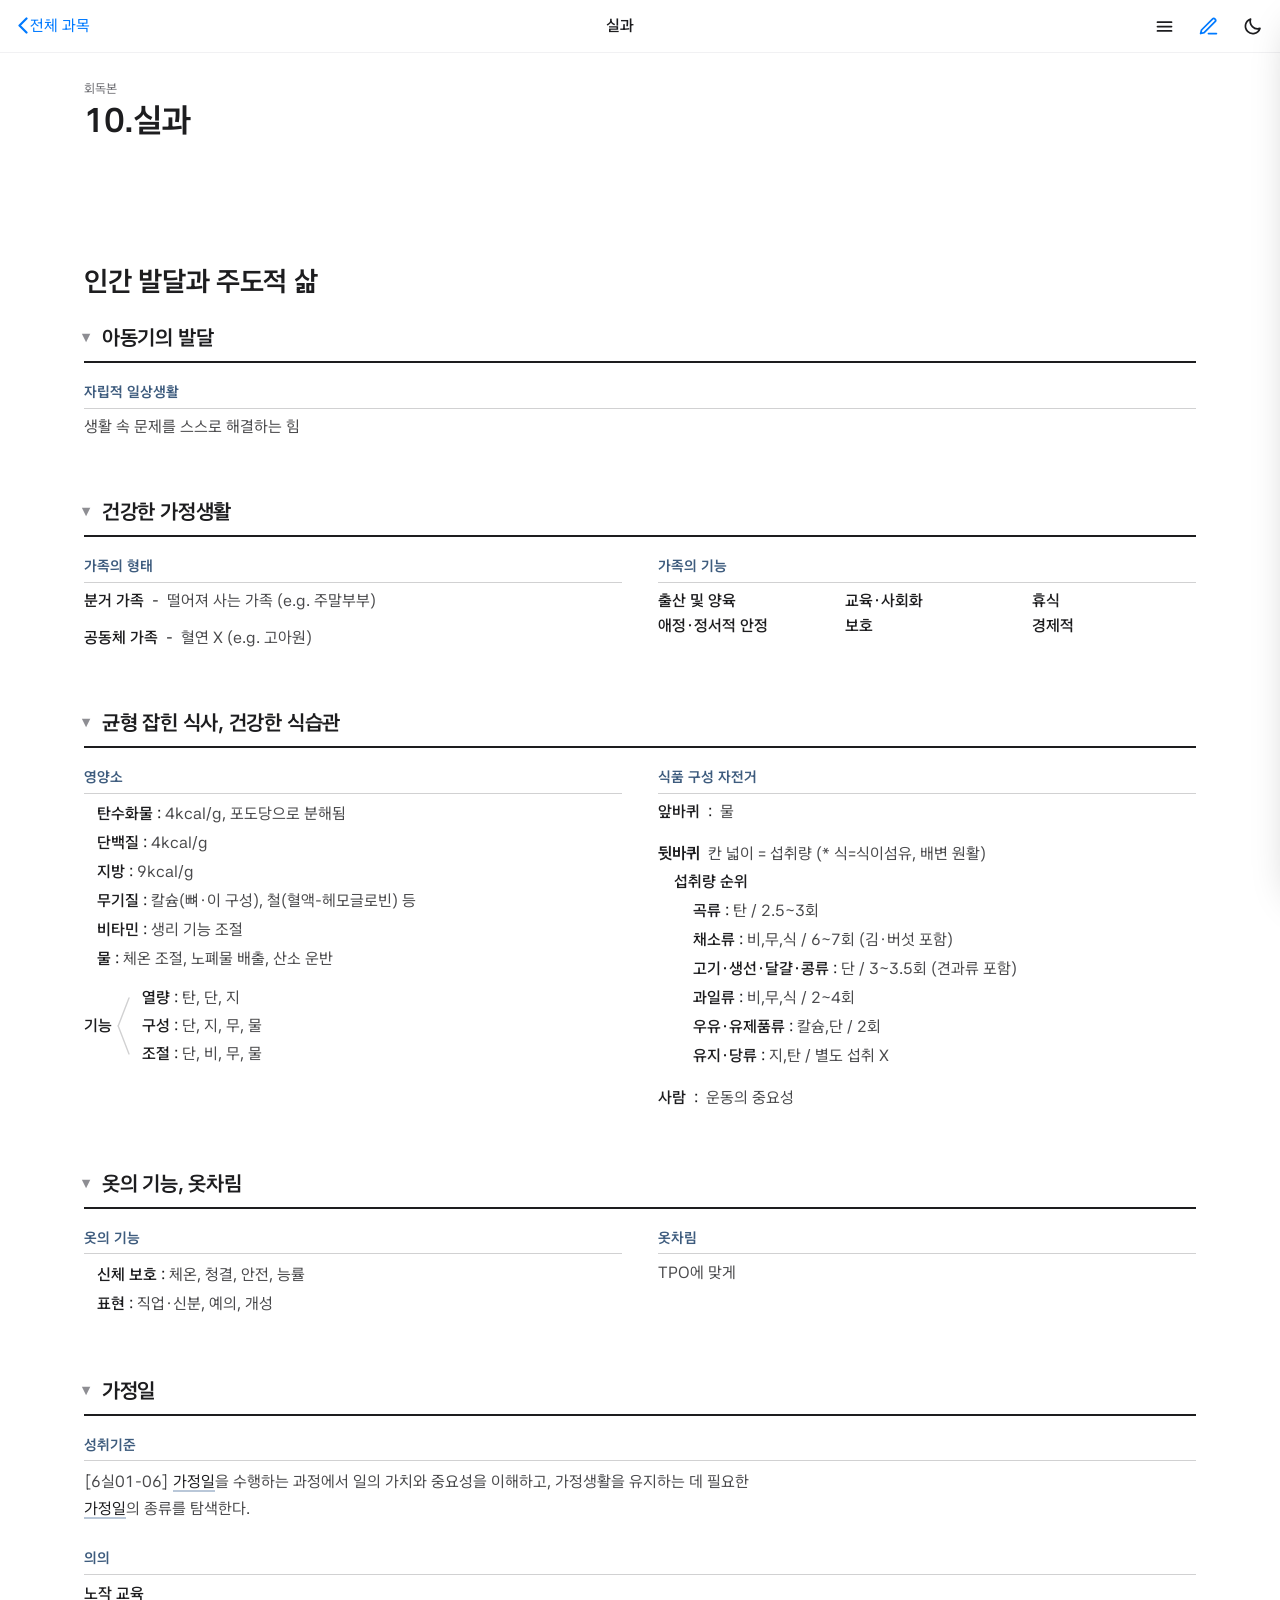
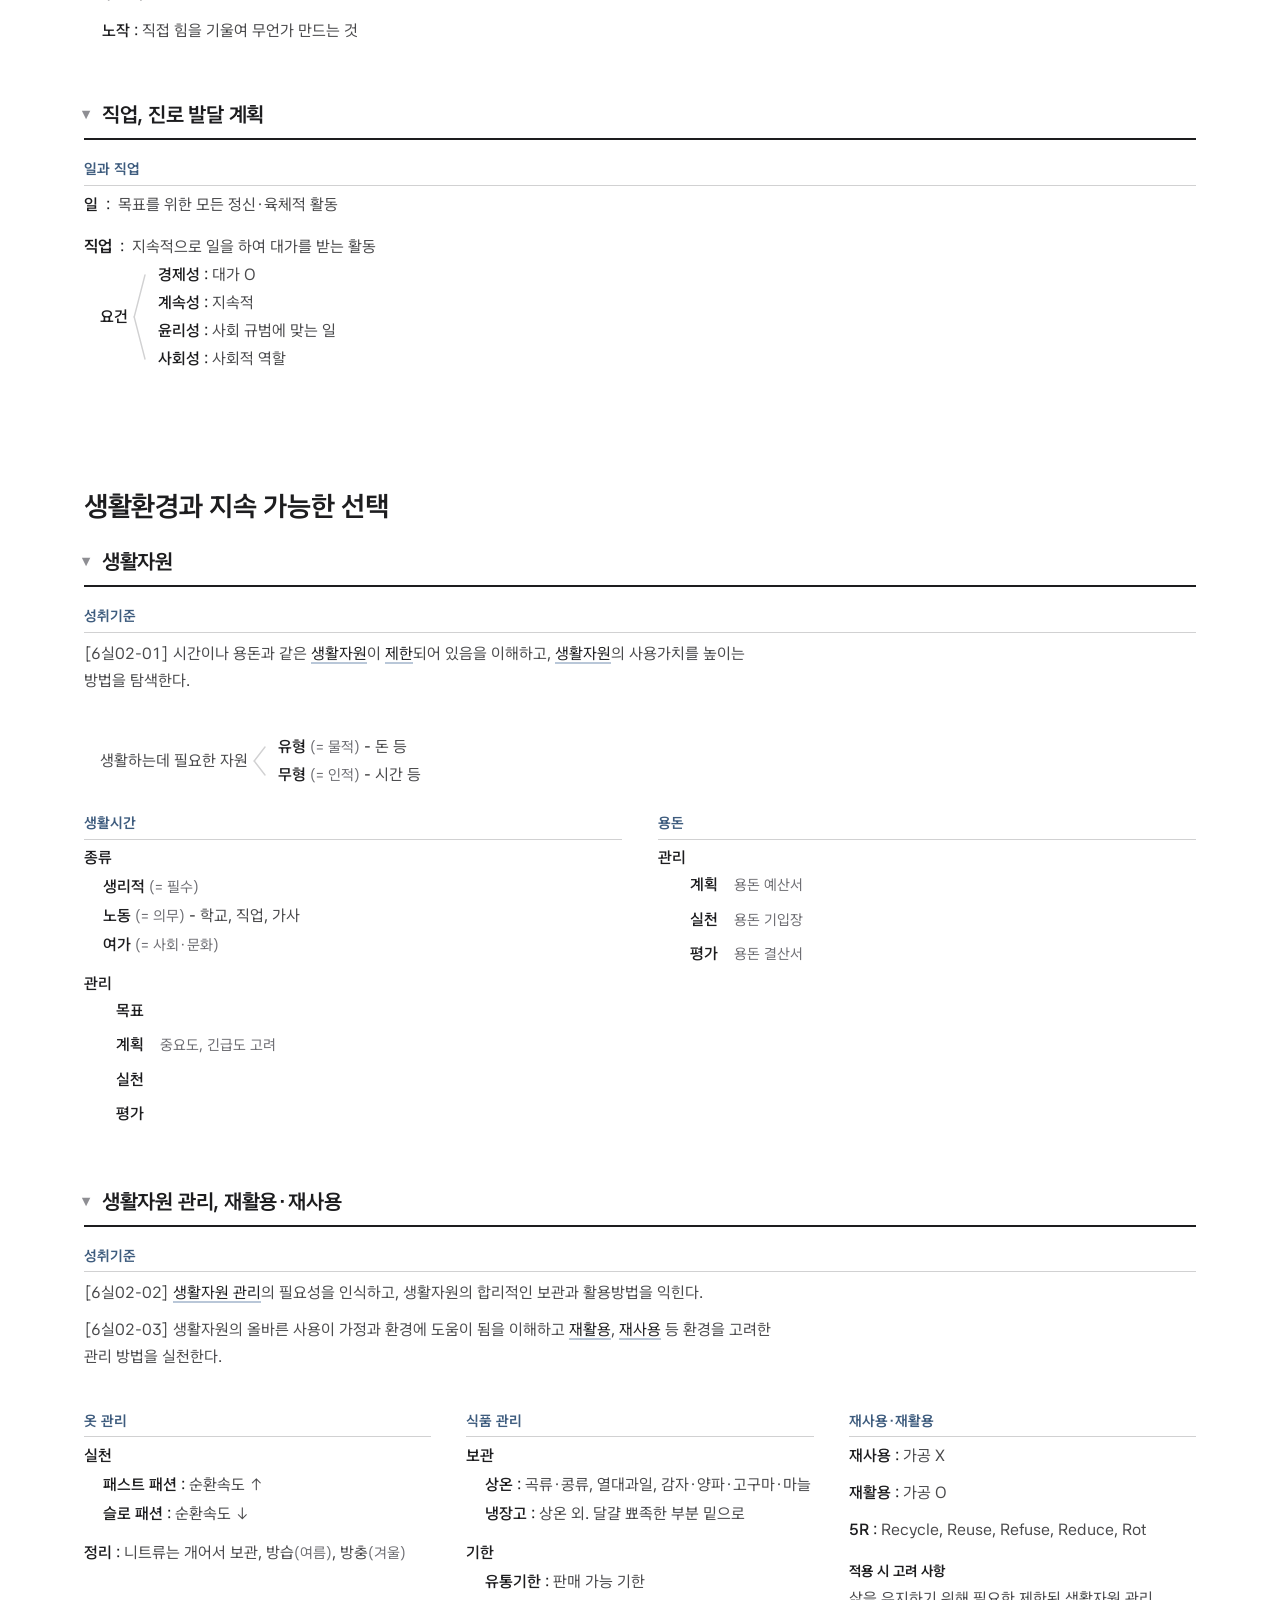
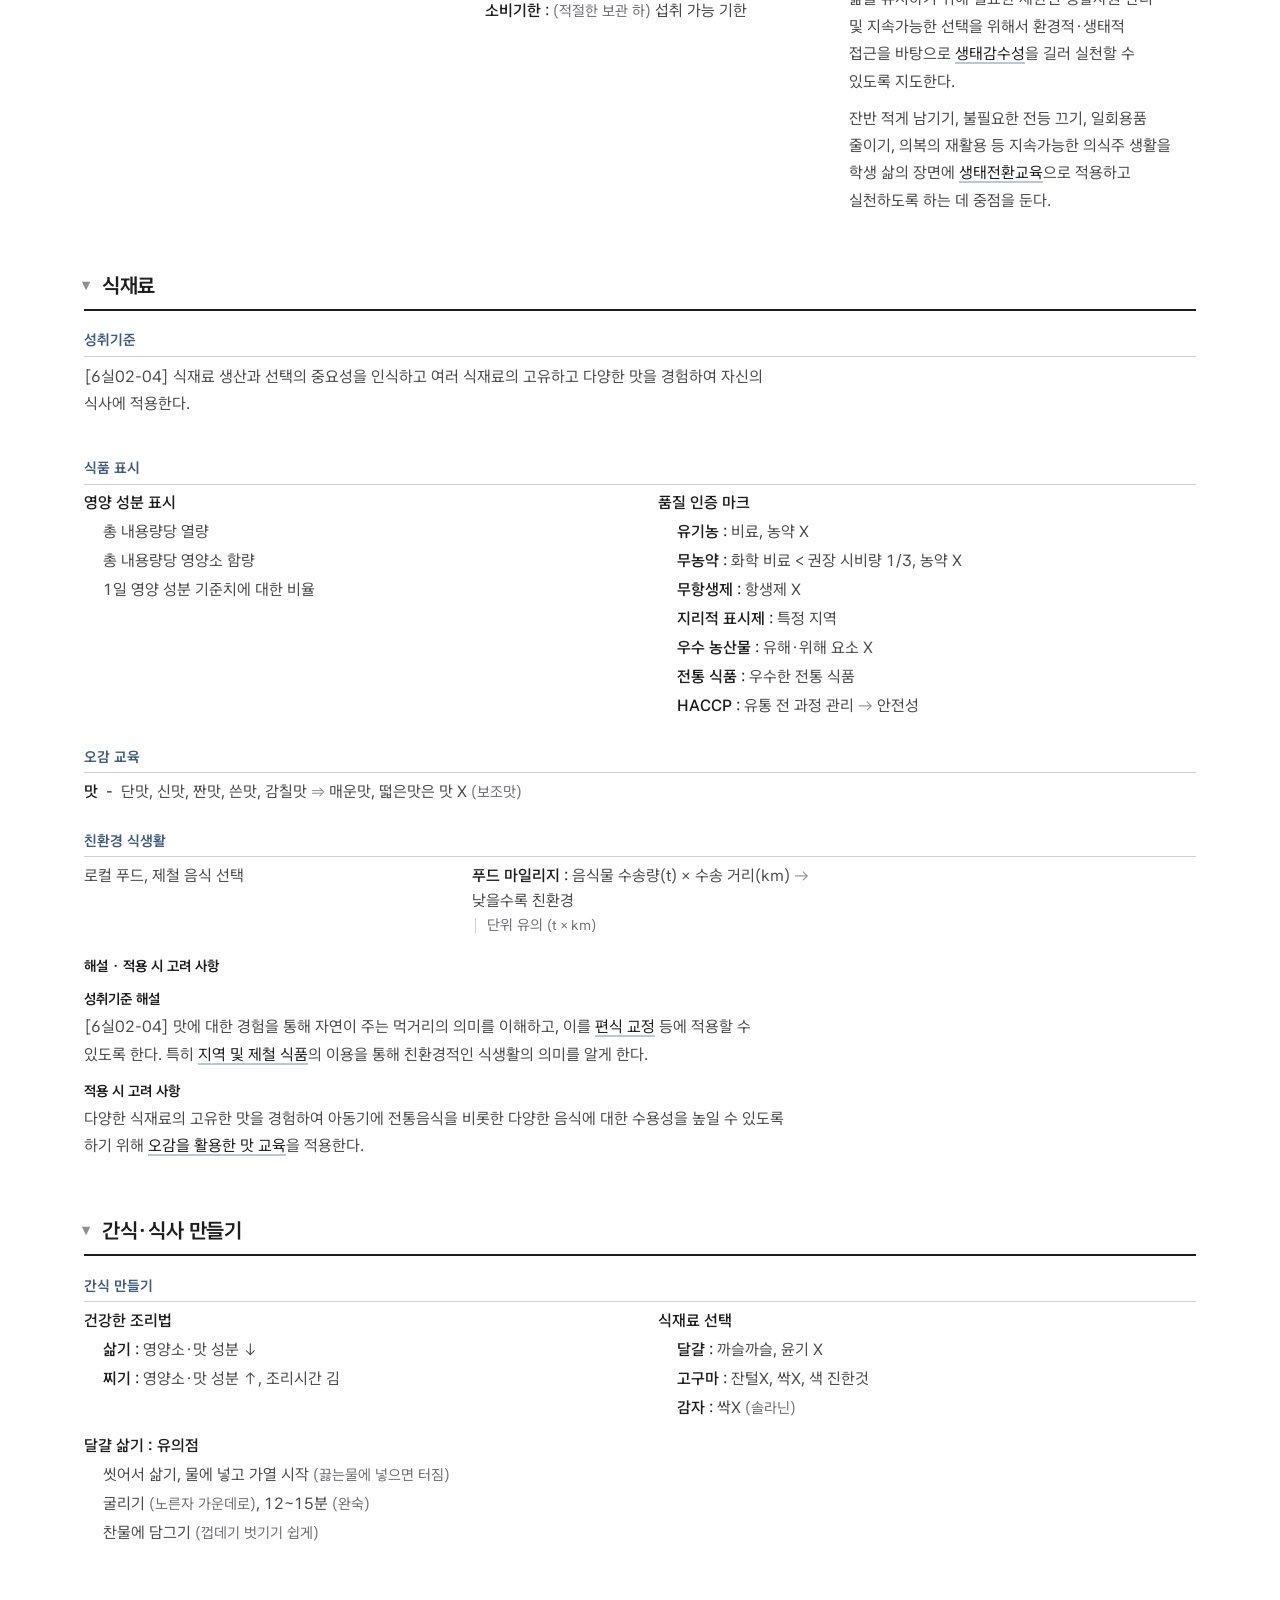
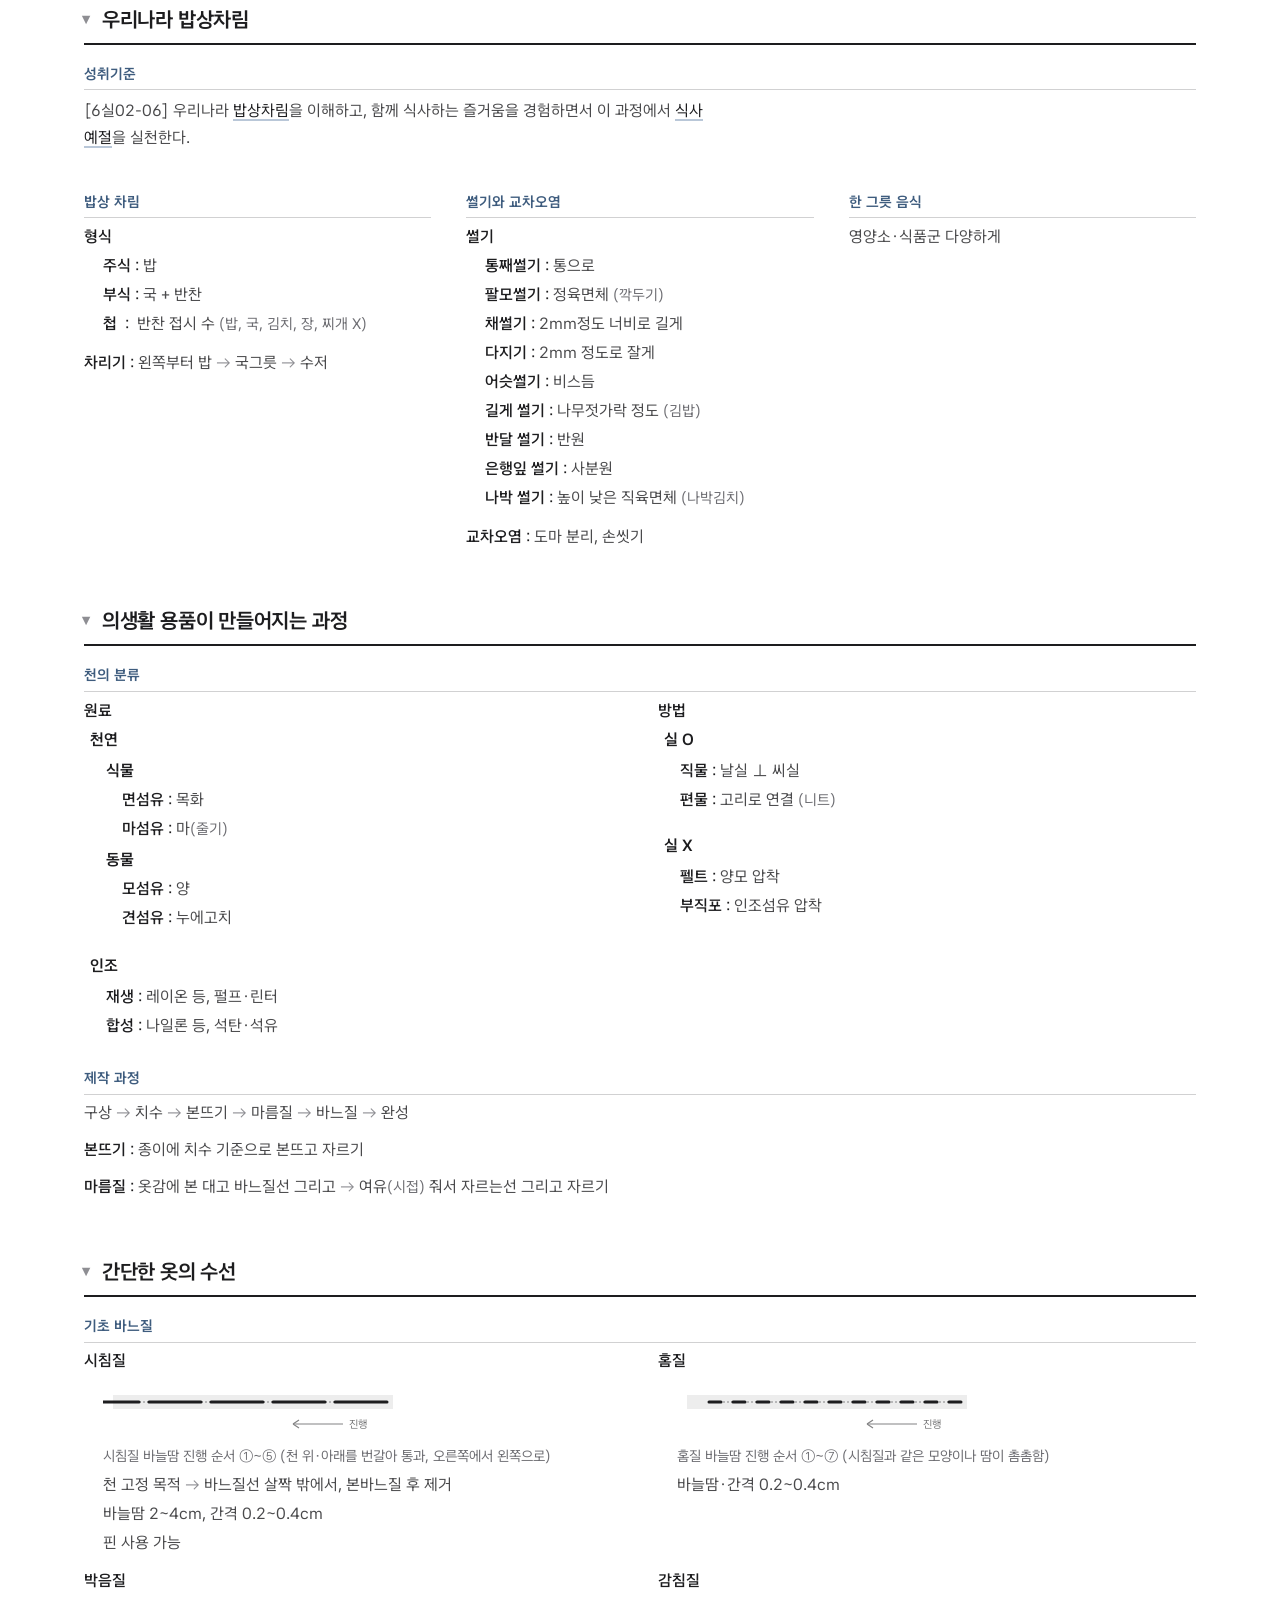
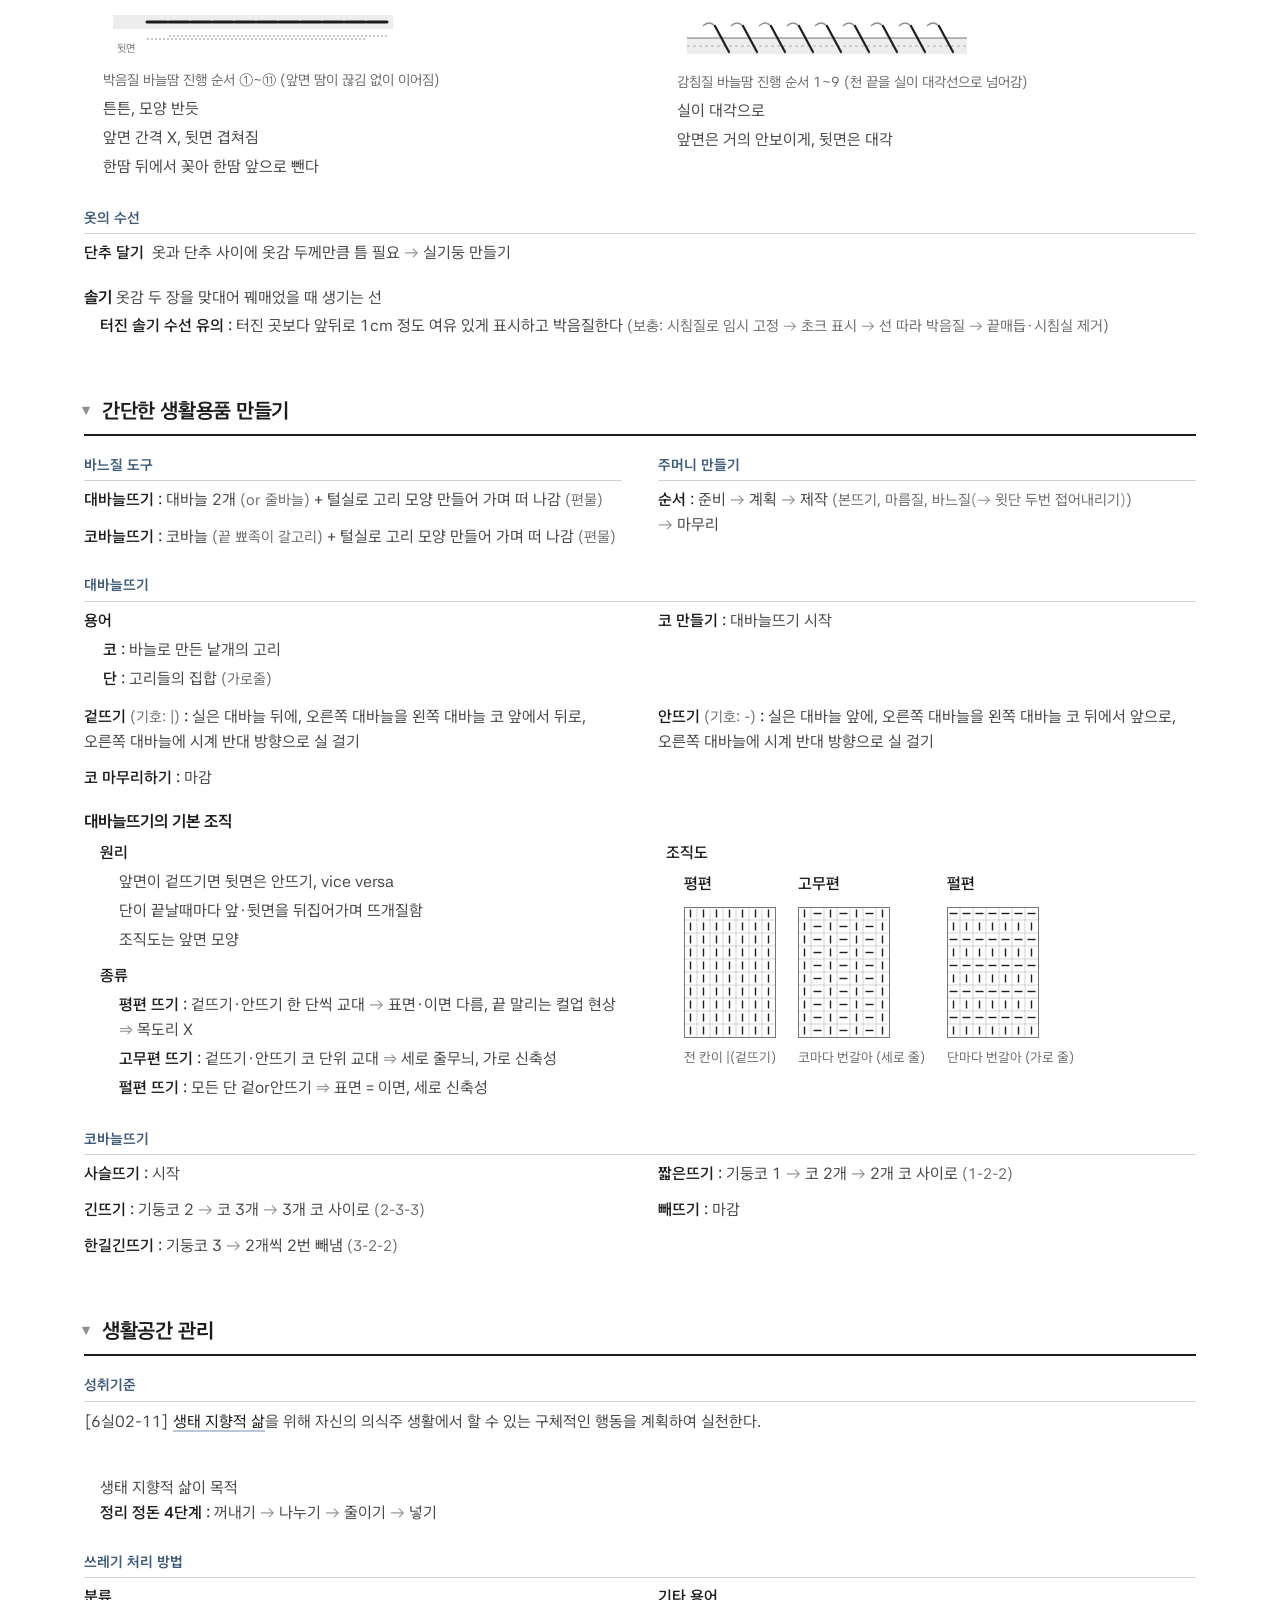
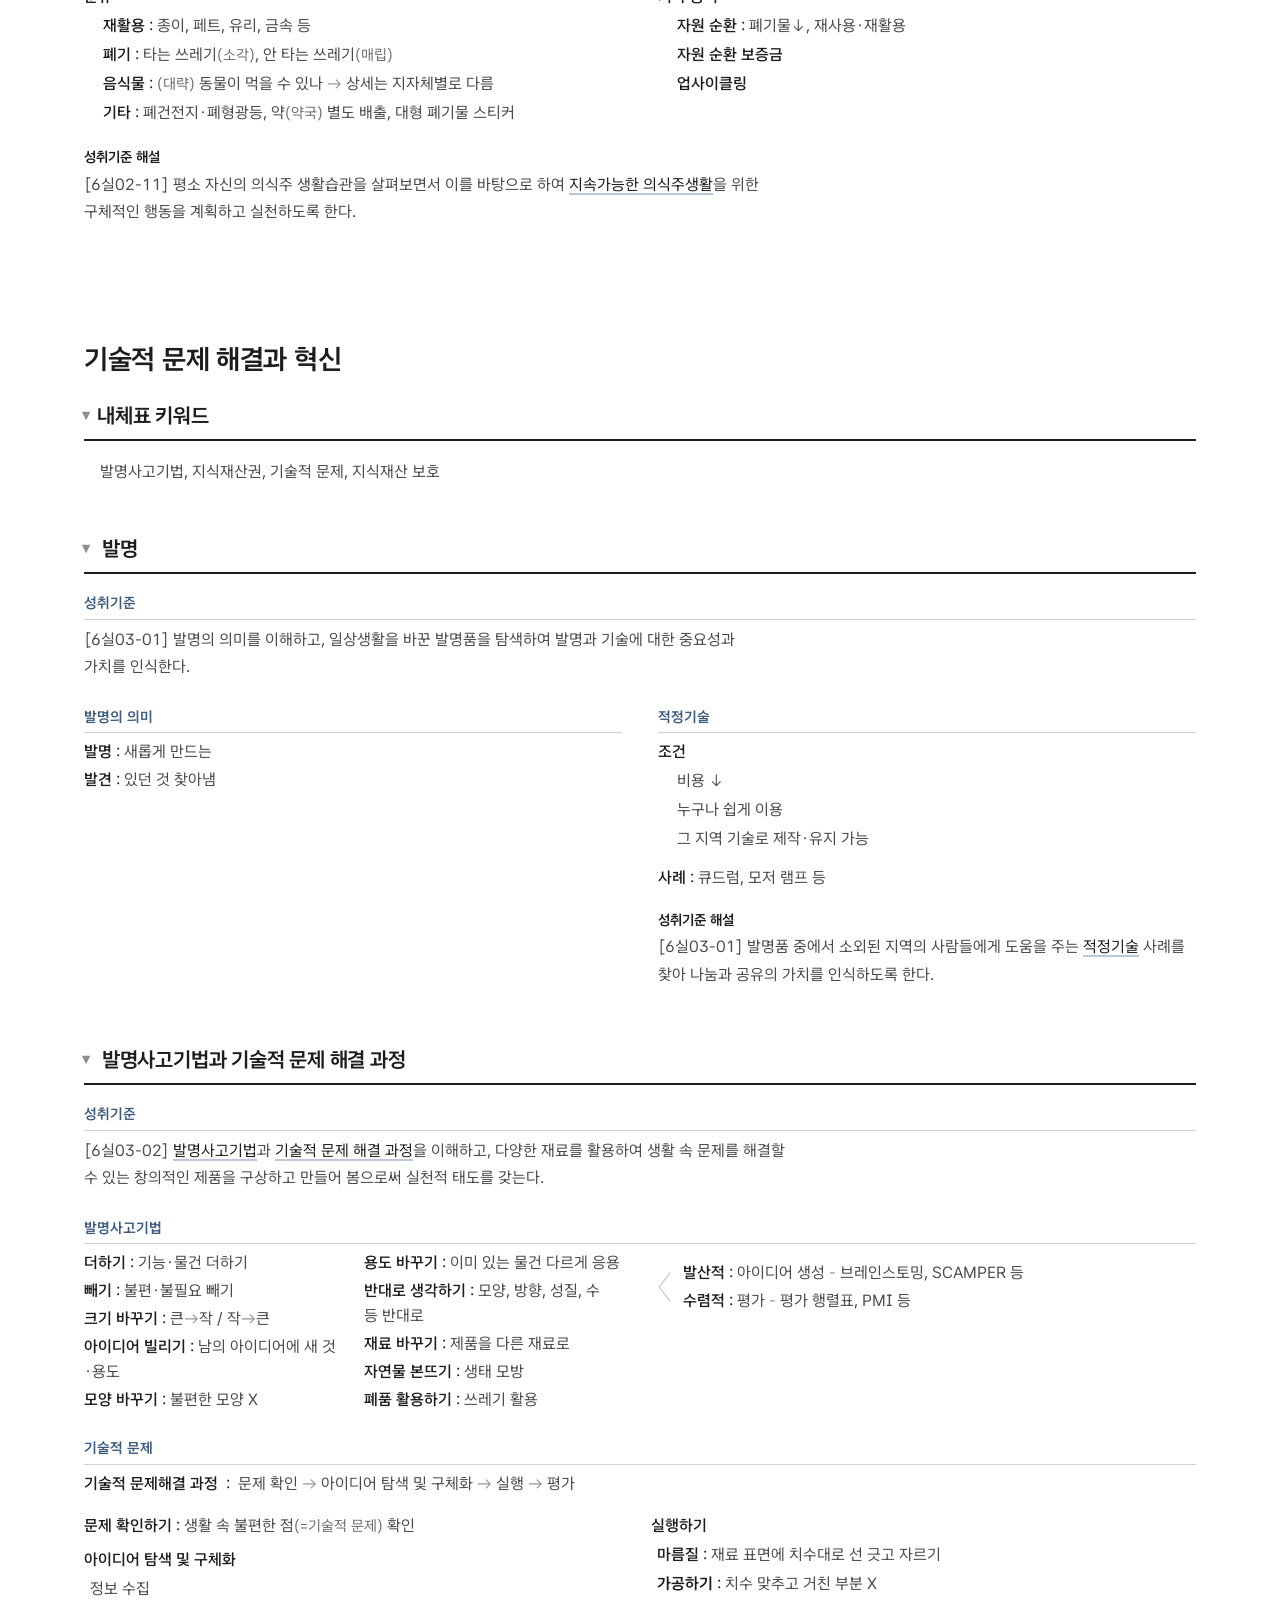
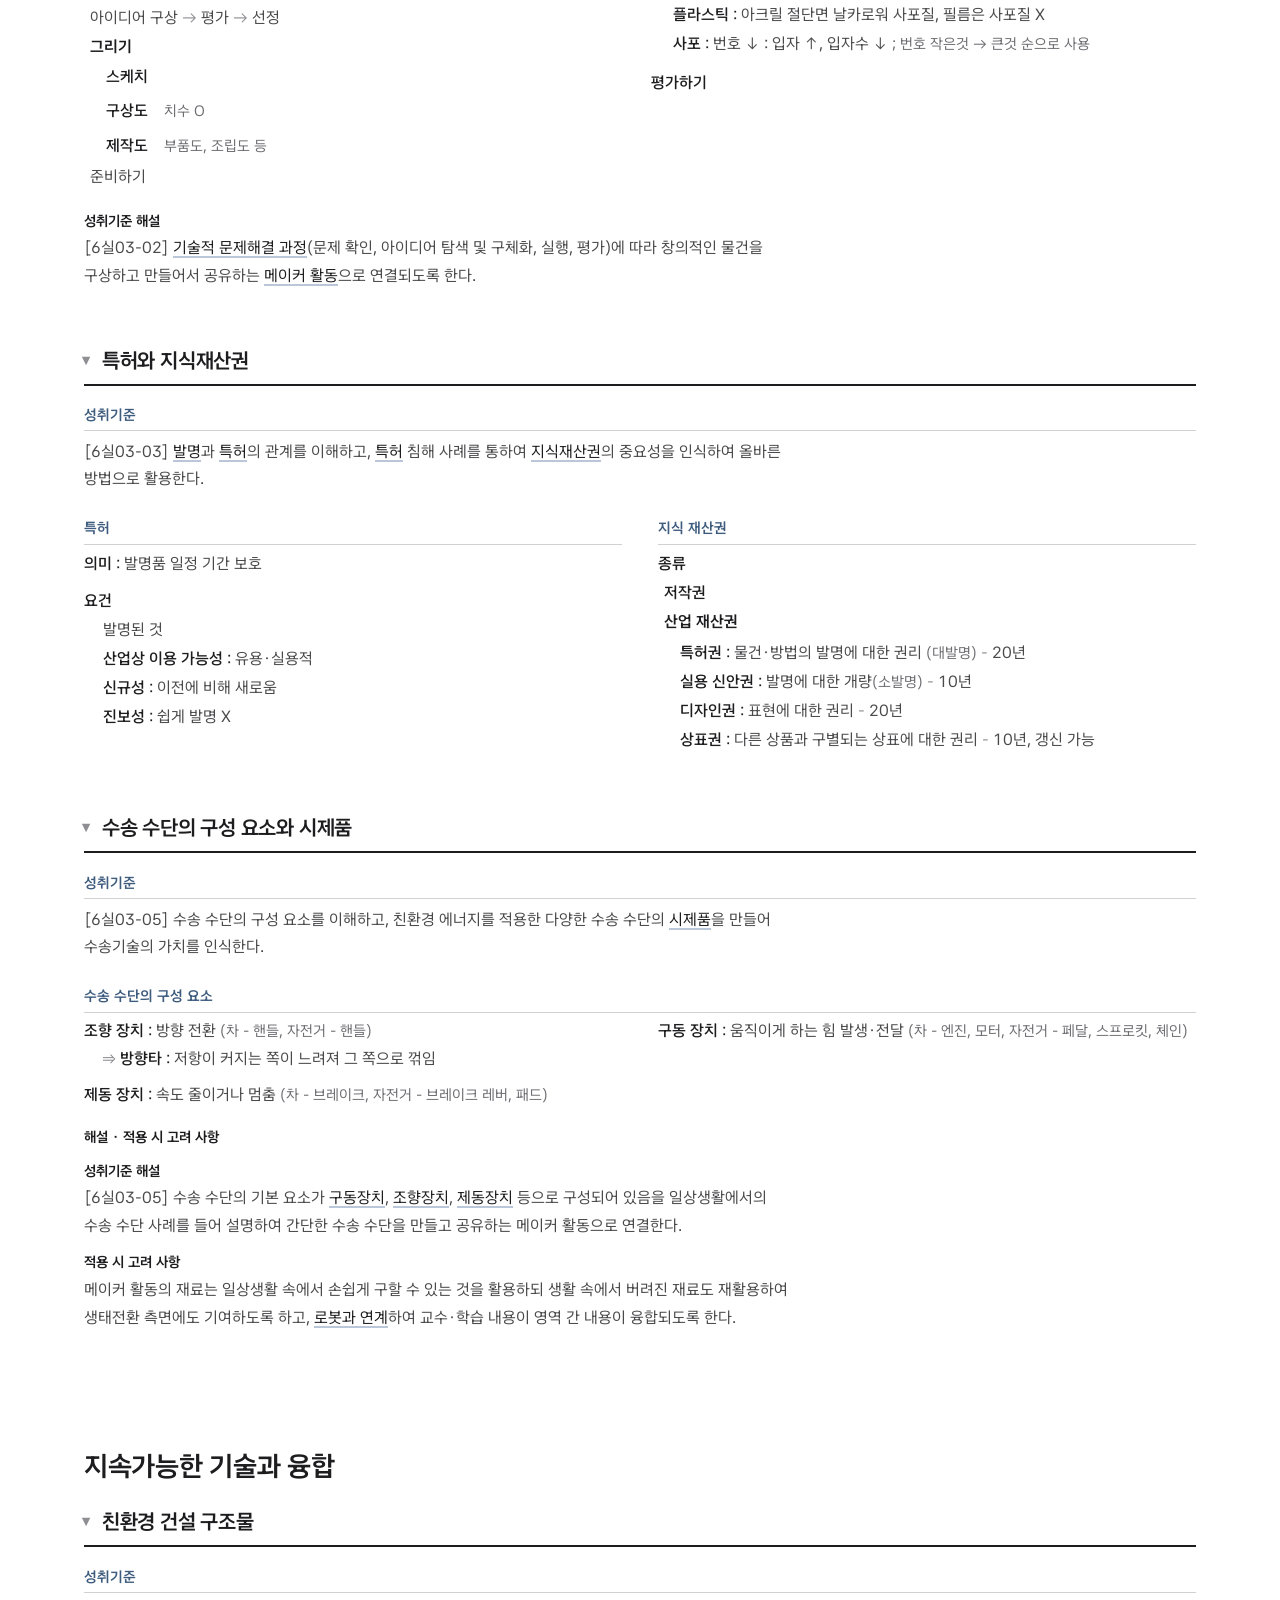
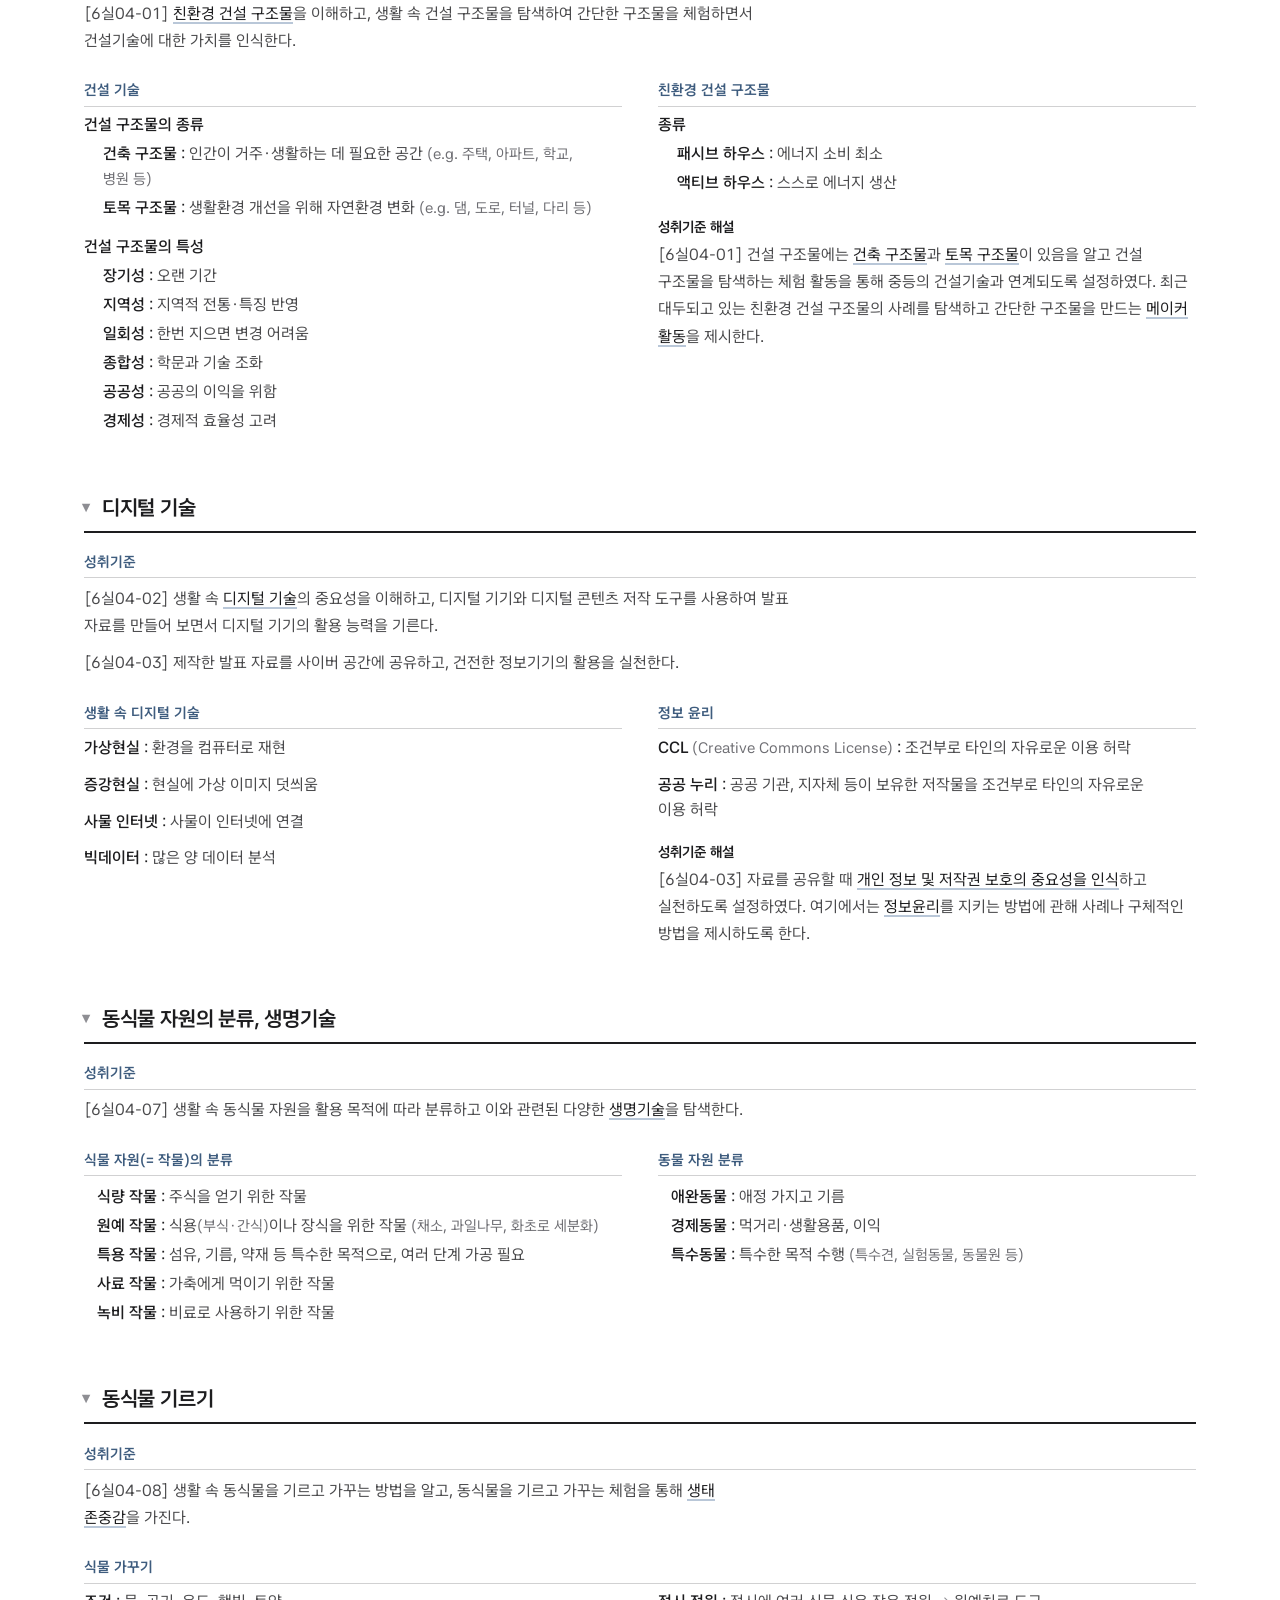
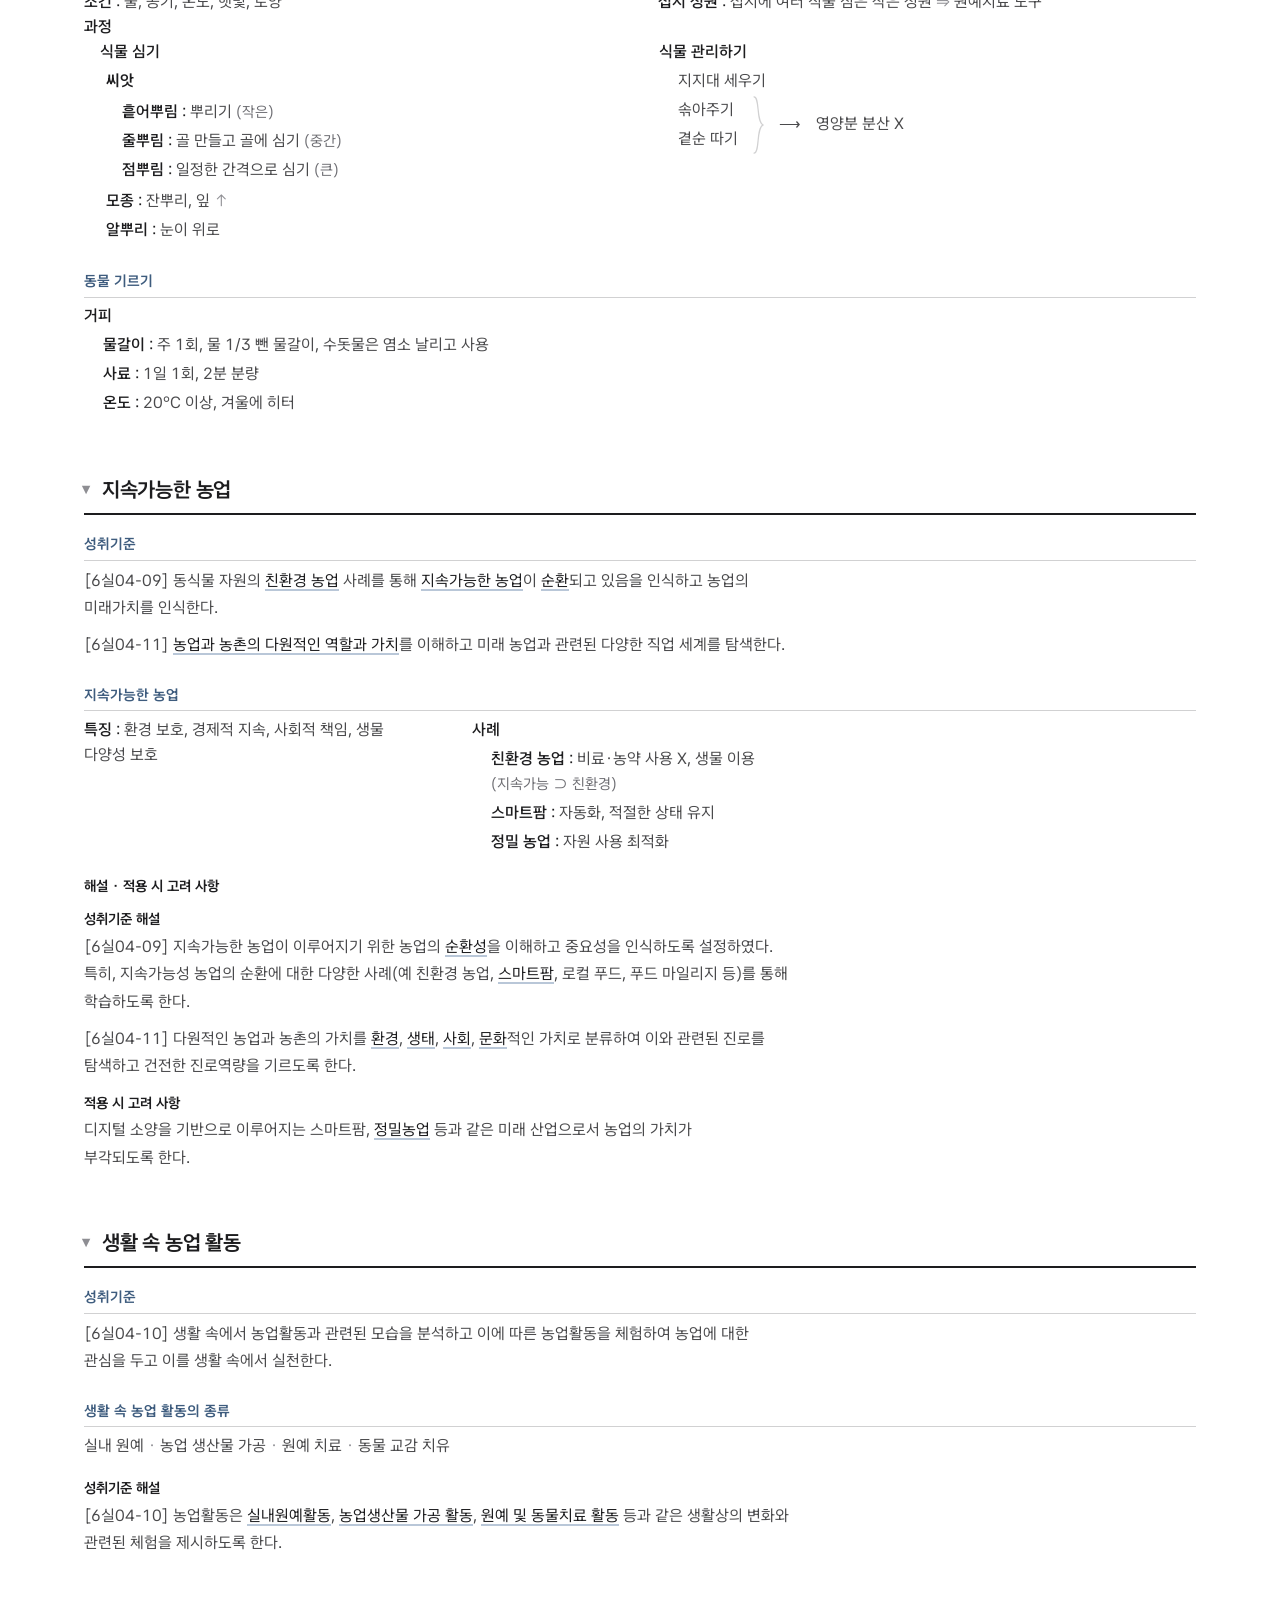
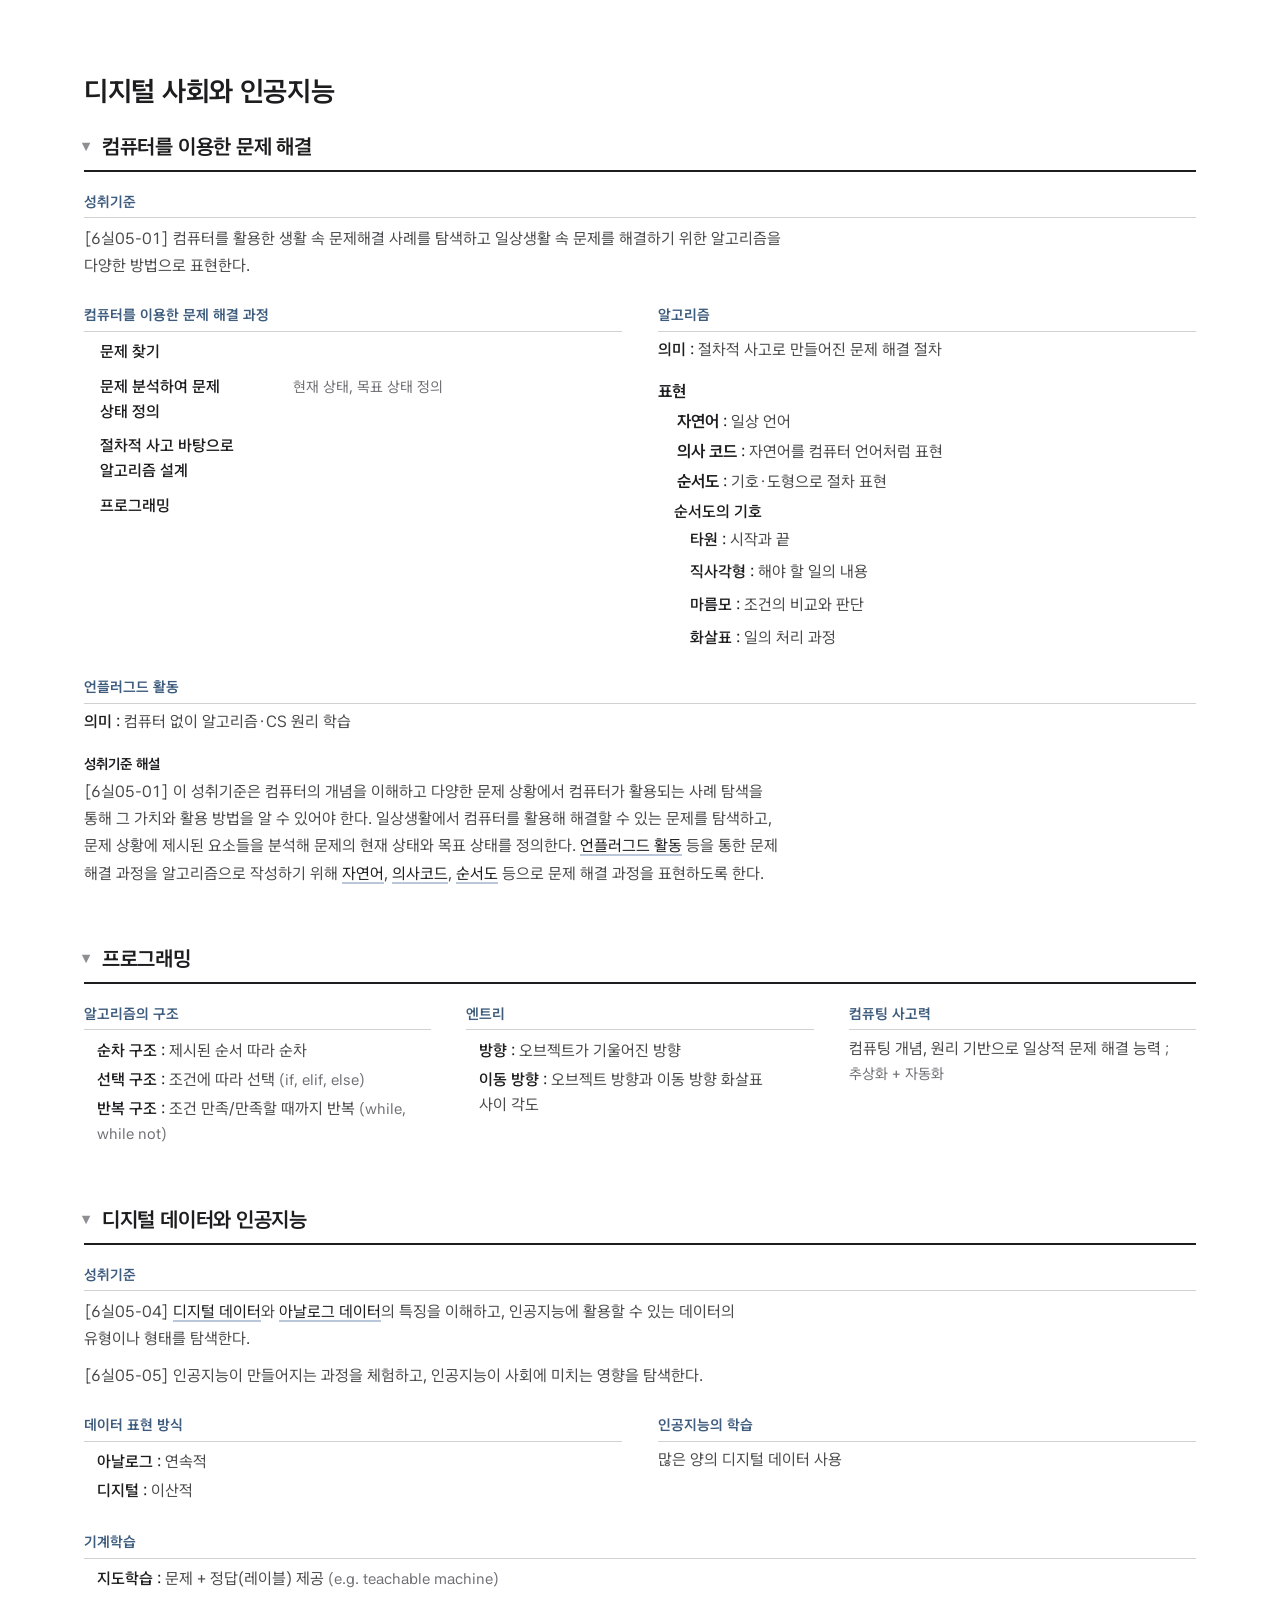
<file: 10.실과.html>
<!doctype html>
<meta charset="utf-8">
<meta name="viewport" content="width=device-width, initial-scale=1">
<title>실과 · 초등 임용 정리 노트</title><link rel="icon" href="icon.svg" type="image/svg+xml"><meta name="description" content="초등 임용 실과 정리 노트 — 과목 개념을 한 판에 정리"><meta property="og:type" content="website"><meta property="og:site_name" content="초등 임용 정리 노트"><meta property="og:title" content="실과 · 초등 임용 정리 노트"><meta property="og:description" content="초등 임용 실과 정리 노트 — 과목 개념을 한 판에 정리"><meta property="og:url" content="https://somnium1357.github.io/review-notes/10.%EC%8B%A4%EA%B3%BC.html">
<link rel="stylesheet" href="kit.css?v=151d3b7f">
<script>document.documentElement.classList.add("v2")</script>
<link rel="preconnect" href="https://fonts.googleapis.com"><link rel="preconnect" href="https://fonts.gstatic.com" crossorigin>
<link rel="stylesheet" href="https://fonts.googleapis.com/css2?family=42dot+Sans:wght@400;500;600;700&display=swap">
<script>window.PAN_ROLE={"인간_발달과_주도적_삶__2": "대단", "1._아동기의_발달": "절", "1)_자립적_일상생활": "칸", "2._건강한_가정생활": "절", "1)_가족의_형태": "칸", "2)_가족의_기능": "칸", "3._균형_잡힌_식사,_건강한_식습관": "절", "1)_영양소": "칸", "2)_식품_구성_자전거": "칸", "4._옷의_기능,_옷차림": "절", "1)_옷의_기능": "칸", "2)_옷차림": "칸", "5._가정일": "절", "1)_의의": "칸", "6._직업,_진로_발달_계획": "절", "1)_일과_직업": "칸", "생활환경과_지속_가능한_선택__2": "대단", "1._생활자원": "절", "1)_생활시간": "칸", "2)_용돈": "칸", "2._생활자원_관리,_재활용·재사용": "절", "1)_옷_관리": "칸", "2)_식품_관리": "칸", "3)_재사용·재활용": "칸", "3._식재료": "절", "1)_식품_표시": "칸", "2)_오감_교육": "칸", "3)_친환경_식생활": "칸", "4._간식·식사_만들기": "절", "1)_간식_만들기": "칸", "5._우리나라_밥상차림": "절", "1)_밥상_차림": "칸", "2)_썰기와_교차오염": "칸", "3)_한_그릇_음식": "칸", "6._의생활_용품이_만들어지는_과정": "절", "1)_천의_분류": "칸", "2)_제작_과정": "칸", "7._간단한_옷의_수선": "절", "1)_기초_바느질": "칸", "2)_옷의_수선": "칸", "8._간단한_생활용품_만들기": "절", "1)_바느질_도구": "칸", "2)_주머니_만들기": "칸", "3)_대바늘뜨기": "칸", "대바늘뜨기의_기본_조직": "안", "4)_코바늘뜨기": "칸", "9._생활공간_관리": "절", "1)_쓰레기_처리_방법": "칸", "기술적_문제_해결과_혁신__2": "대단", "내체표_키워드": "절", "1._발명": "절", "1)_발명의_의미": "칸", "2)_적정기술": "칸", "2._발명사고기법과_기술적_문제_해결_과정": "절", "1)_발명사고기법": "칸", "2)_기술적_문제": "칸", "3._특허와_지식재산권": "절", "1)_특허": "칸", "2)_지식_재산권": "칸", "4._수송_수단의_구성_요소와_시제품": "절", "1)_수송_수단의_구성_요소": "칸", "지속가능한_기술과_융합__2": "대단", "1._친환경_건설_구조물": "절", "1)_건설_기술": "칸", "2)_친환경_건설_구조물": "칸", "2._디지털_기술": "절", "1)_생활_속_디지털_기술": "칸", "2)_정보_윤리": "칸", "3._동식물_자원의_분류,_생명기술": "절", "1)_식물_자원(=_작물)의_분류": "칸", "2)_동물_자원_분류": "칸", "4._동식물_기르기": "절", "1)_식물_가꾸기": "칸", "2)_동물_기르기": "칸", "5._지속가능한_농업": "절", "1)_지속가능한_농업": "칸", "6._생활_속_농업_활동": "절", "1)_생활_속_농업_활동의_종류": "칸", "디지털_사회와_인공지능__2": "대단", "1._컴퓨터를_이용한_문제_해결": "절", "1)_컴퓨터를_이용한_문제_해결_과정": "칸", "2)_알고리즘": "칸", "3)_언플러그드_활동": "칸", "2._프로그래밍": "절", "1)_알고리즘의_구조": "칸", "2)_엔트리": "칸", "3)_컴퓨팅_사고력": "칸", "3._디지털_데이터와_인공지능": "절", "1)_데이터_표현_방식": "칸", "2)_인공지능의_학습": "칸", "3)_기계학습": "칸", "디지털_사회와_인공지능_-_로봇": "절", "로봇의_구조와_작동_원리": "칸", "로봇에_사용되는_센서": "칸", "구동_장치": "칸", "실과_교수·학습_방법_-_문제해결_교수·학습_방법": "칸", "실과_교수·학습_방법_-_프로젝트_교수·학습_방법": "칸", "실과_교수·학습_방법_-_실습_중심_교수·학습_방법": "칸", "실과_교수·학습_방법_-_협동_학습_교수·학습_방법": "칸", "실과_교수·학습_방법_-_홈_프로젝트_모형": "칸", "실과_교수·학습_방법_-_실천적_문제_중심_학습": "칸", "실과_교수·학습_방법_-_기술적_문제해결과정": "칸", "실과_교수·학습_방법_-_문제_중심_수업": "칸", "실과_교수·학습_방법_-_메이커_중심_학습": "칸", "실과_교수·학습_방법_-_디자인_씽킹": "칸", "2022_개정_교육과정_-_교육과정_설계의_개요": "절", "내용_영역": "칸", "가정_분야": "머리줄", "가정_분야_내용_영역": "칸", "가정_분야_교과_역량": "칸", "기술_분야": "머리줄", "기술_분야_내용_영역": "칸", "기술_분야_교과_역량": "칸", "영역별_핵심_개념_(그림_1)": "머리줄", "인간_발달과_주도적_삶__3": "칸", "생활환경과_지속가능한_선택": "칸", "기술적_문제해결과_혁신": "칸", "지속가능한_기술과_융합__3": "칸", "2022_개정_교육과정_-_성격_및_목표": "절", "성격": "글칸", "2022_개정_교육과정_-_내용_체계": "절", "인간_발달과_주도적_삶__4": "칸", "생활환경과_지속가능한_선택__2": "칸", "기술적_문제해결과_혁신__2": "칸", "지속가능한_기술과_융합__4": "칸", "디지털_사회와_인공지능__3": "칸", "2022_개정_교육과정_-_성취기준": "절", "인간_발달과_주도적_삶__5": "머리줄", "생활환경과_지속가능한_선택__3": "머리줄", "성취기준_해설·고려_사항": "칸", "기술적_문제해결과_혁신__3": "머리줄", "성취기준_해설·고려_사항__2": "칸", "지속가능한_기술과_융합__5": "머리줄", "성취기준_해설·고려_사항__3": "칸", "디지털_사회와_인공지능__4": "머리줄", "성취기준_해설·고려_사항__4": "칸", "2022_개정_교육과정_-_교수·학습_및_평가": "절", "교수·학습의_방향": "머리줄", "교수·학습_방법": "머리줄", "공유나_나눔_활동": "안", "평가의_방향": "머리줄", "성취기준 적용 시 고려 사항_생활자원_관리": "글칸", "성취기준 적용 시 고려 사항_식재료": "글칸", "성취기준 적용 시 고려 사항_생활공간_관리": "글칸", "성취기준 적용 시 고려 사항_발명": "글칸", "성취기준 적용 시 고려 사항_기술적_문제해결_과정": "글칸", "성취기준 적용 시 고려 사항_수송_수단": "글칸", "성취기준 적용 시 고려 사항_친환경_건설_구조물": "글칸", "성취기준 적용 시 고려 사항_디지털_기술": "글칸", "성취기준 적용 시 고려 사항_지속가능한_농업": "글칸", "성취기준 적용 시 고려 사항_생활_속_농업_활동": "글칸", "성취기준 적용 시 고려 사항_컴퓨터를_이용한_문제_해결": "글칸", "성취기준 적용 시 고려 사항_디지털_데이터와_인공지능": "글칸", "성취_가정일": "글칸", "성취_생활자원": "글칸", "성취_생활자원_관리": "글칸", "성취_식재료": "글칸", "성취_생활공간_관리": "글칸", "성취_발명": "글칸", "성취_기술적_문제해결_과정": "글칸", "성취_특허와_지식재산권": "글칸", "성취_수송_수단": "글칸", "성취_친환경_건설_구조물": "글칸", "성취_디지털_기술": "글칸", "성취_동식물_자원의_분류": "글칸", "성취_동식물_기르기": "글칸", "성취_지속가능한_농업": "글칸", "성취_생활_속_농업_활동": "글칸", "성취_컴퓨터를_이용한_문제_해결": "글칸", "성취_디지털_데이터와_인공지능": "글칸", "성취_우리나라_밥상차림": "글칸"}</script>

<style>

.wrap{width:min(100%,1160px);max-width:none;margin:0 auto;padding:76px clamp(16px,2.5vw,24px) 90px;}
p.note,p.sub{max-width:46em;}

.pg{margin:0;}
.foot{margin-top:40px;padding-top:18px;font-size:13px;}
.foot a{color:var(--sec);}
</style>
<div class="layout">
<aside class="sidebar"><div class="toc-view"><div class="tochead"><a class="toc-switch" href="index.html">← 목록</a><b>10.실과</b></div><details class="tgrp" open><summary><a class="gh" href="#인간_발달과_주도적_삶">인간 발달과 주도적 삶</a></summary><nav class="tnav"><a href="#아동기의_발달">아동기의 발달</a><a href="#건강한_가정생활">건강한 가정생활</a><a href="#균형_잡힌_식사,_건강한_식습관">균형 잡힌 식사, 건강한 식습관</a><a href="#옷의_기능,_옷차림">옷의 기능, 옷차림</a><a href="#가정일">가정일</a><a href="#직업,_진로_발달_계획">직업, 진로 발달 계획</a></nav></details><details class="tgrp" open><summary><a class="gh" href="#생활환경과_지속_가능한_선택">생활환경과 지속 가능한 선택</a></summary><nav class="tnav"><a href="#생활자원">생활자원</a><a href="#생활자원_관리,_재활용·재사용">생활자원 관리, 재활용·재사용</a><a href="#식재료">식재료</a><a href="#간식·식사_만들기">간식·식사 만들기</a><a href="#우리나라_밥상차림">우리나라 밥상차림</a><a href="#의생활_용품이_만들어지는_과정">의생활 용품이 만들어지는 과정</a><a href="#간단한_옷의_수선">간단한 옷의 수선</a><a href="#간단한_생활용품_만들기">간단한 생활용품 만들기</a><a href="#생활공간_관리">생활공간 관리</a></nav></details><details class="tgrp" open><summary><a class="gh" href="#기술적_문제_해결과_혁신">기술적 문제 해결과 혁신</a></summary><nav class="tnav"><a href="#내체표_키워드">내체표 키워드</a><a href="#발명">발명</a><a href="#발명사고기법과_기술적_문제_해결_과정">발명사고기법과 기술적 문제 해결 과정</a><a href="#특허와_지식재산권">특허와 지식재산권</a><a href="#수송_수단의_구성_요소와_시제품">수송 수단의 구성 요소와 시제품</a></nav></details><details class="tgrp" open><summary><a class="gh" href="#지속가능한_기술과_융합">지속가능한 기술과 융합</a></summary><nav class="tnav"><a href="#친환경_건설_구조물">친환경 건설 구조물</a><a href="#디지털_기술">디지털 기술</a><a href="#동식물_자원의_분류,_생명기술">동식물 자원의 분류, 생명기술</a><a href="#동식물_기르기">동식물 기르기</a><a href="#지속가능한_농업">지속가능한 농업</a><a href="#생활_속_농업_활동">생활 속 농업 활동</a></nav></details><details class="tgrp" open><summary><a class="gh" href="#디지털_사회와_인공지능">디지털 사회와 인공지능</a></summary><nav class="tnav"><a href="#컴퓨터를_이용한_문제_해결">컴퓨터를 이용한 문제 해결</a><a href="#프로그래밍">프로그래밍</a><a href="#디지털_데이터와_인공지능">디지털 데이터와 인공지능</a><a href="#디지털_사회와_인공지능_-_로봇">로봇</a></nav></details><details class="tgrp" open><summary><a class="gh" href="#실과_교수·학습_방법">실과 교수·학습 방법</a></summary><nav class="tnav"><a href="#실과_교수·학습_방법_-_문제해결_교수·학습_방법">문제해결 교수·학습 방법</a><a href="#실과_교수·학습_방법_-_프로젝트_교수·학습_방법">프로젝트 교수·학습 방법</a><a href="#실과_교수·학습_방법_-_실습_중심_교수·학습_방법">실습 중심 교수·학습 방법</a><a href="#실과_교수·학습_방법_-_협동_학습_교수·학습_방법">협동 학습 교수·학습 방법</a><a href="#실과_교수·학습_방법_-_홈_프로젝트_모형">홈 프로젝트 모형</a><a href="#실과_교수·학습_방법_-_실천적_문제_중심_학습">실천적 문제 중심 학습</a><a href="#실과_교수·학습_방법_-_기술적_문제해결과정">기술적 문제해결과정</a><a href="#실과_교수·학습_방법_-_문제_중심_수업">문제 중심 수업</a><a href="#실과_교수·학습_방법_-_메이커_중심_학습">메이커 중심 학습</a><a href="#실과_교수·학습_방법_-_디자인_씽킹">디자인 씽킹</a></nav></details><details class="tgrp" open><summary><a class="gh" href="#2022_개정_교육과정">2022 개정 교육과정</a></summary><nav class="tnav"><a href="#2022_개정_교육과정_-_교육과정_설계의_개요">교육과정 설계의 개요</a><a href="#2022_개정_교육과정_-_성격_및_목표">성격 및 목표</a><a href="#2022_개정_교육과정_-_내용_체계">내용 체계</a><a href="#2022_개정_교육과정_-_성취기준">성취기준</a><a href="#2022_개정_교육과정_-_교수·학습_및_평가">교수·학습 및 평가</a></nav></details></div><div class="list-view" hidden><div class="tochead"><a class="toc-back" href="#">← 목차</a><b>과목</b></div><nav class="tnav"><a href="1.국어.html">1.국어</a><a href="2.수학.html">2.수학</a><a href="3.영어.html">3.영어</a><a href="4.사회.html">4.사회</a><a href="5.도덕.html">5.도덕</a><a href="6.과학.html">6.과학</a><a href="7.체육.html">7.체육</a><a href="8.음악.html">8.음악</a><a href="9.미술.html">9.미술</a><a href="10.실과.html" class="cur">10.실과</a><a href="11.통합교과.html">11.통합교과</a><a href="13.총창.html">13.총창</a></nav></div></aside>
<main class="wrap">
<p class="eyebrow">회독본</p>
<h1>10.실과</h1>

<section class="pg" id="p02">
<a id="인간_발달과_주도적_삶"></a>
<h2 id="인간_발달과_주도적_삶__2">인간 발달과 주도적 삶</h2>

<h3 id="1._아동기의_발달"><a id="아동기의_발달"></a><span class="num">1.</span> 아동기의 발달</h3>
<h4 id="1)_자립적_일상생활"><a id="자립적_일상생활"></a><span class="num">1)</span> 자립적 일상생활</h4>
<div class="ind2">
<div class="stack">
  <div class="row"><span class="mk">⇒</span><span class="desc">생활 속 문제를 스스로 해결하는 힘</span></div>
</div>
</div>

<h3 id="2._건강한_가정생활"><a id="건강한_가정생활"></a><span class="num">2.</span> 건강한 가정생활</h3>
<h4 id="1)_가족의_형태"><a id="가족의_형태"></a><span class="num">1)</span> 가족의 형태</h4>
<div class="ind2">
<div class="stack">
  <div class="row"><span class="term">분거 가족</span> - <span class="desc">떨어져 사는 가족 (e.g. 주말부부)</span></div>
  <div class="row"><span class="term">공동체 가족</span> - <span class="desc">혈연 X (e.g. 고아원)</span></div>
</div>
</div>

<h4 id="2)_가족의_기능"><a id="가족의_기능"></a><span class="num">2)</span> 가족의 기능</h4>
<div class="ind2">
<div class="cols n3">
  <div><span class="term">출산 및 양육</span></div>
  <div><span class="term">교육·사회화</span></div>
  <div><span class="term">휴식</span></div>
  <div><span class="term">애정·정서적 안정</span></div>
  <div><span class="term">보호</span></div>
  <div><span class="term">경제적</span></div>
</div>
</div>

<h3 id="3._균형_잡힌_식사,_건강한_식습관"><a id="균형_잡힌_식사,_건강한_식습관"></a><span class="num">3.</span> 균형 잡힌 식사, 건강한 식습관</h3>
<h4 id="1)_영양소"><a id="영양소"></a><span class="num">1)</span> 영양소</h4>
<div class="ind2">
<div class="stack">
  <div class="bracket">
    <div><span class="term">탄수화물</span> : <span class="desc">4kcal/g, 포도당으로 분해됨</span></div>
    <div><span class="term">단백질</span> : <span class="desc">4kcal/g</span></div>
    <div><span class="term">지방</span> : <span class="desc">9kcal/g</span></div>
    <div><span class="term">무기질</span> : <span class="desc">칼슘(뼈·이 구성), 철(혈액-헤모글로빈) 등</span></div>
    <div><span class="term">비타민</span> : <span class="desc">생리 기능 조절</span></div>
    <div><span class="term">물</span> : <span class="desc">체온 조절, 노폐물 배출, 산소 운반</span></div>
  </div>

  <div class="branch">
    <span class="term">기능</span>
    <div class="fork"><div class="mkf">
      <svg class="a1" viewBox="0 0 10 100" preserveAspectRatio="none" fill="none"><line x1="10" y1="0" x2="1" y2="100" stroke="currentColor" stroke-width="1.4" vector-effect="non-scaling-stroke" stroke-linecap="round"/></svg>
      <svg class="a2" viewBox="0 0 10 100" preserveAspectRatio="none" fill="none"><line x1="1" y1="0" x2="10" y2="100" stroke="currentColor" stroke-width="1.4" vector-effect="non-scaling-stroke" stroke-linecap="round"/></svg>
    </div><div class="stack">
      <div><span class="term">열량</span> : <span class="desc">탄, 단, 지</span></div>
      <div><span class="term">구성</span> : <span class="desc">단, 지, 무, 물</span></div>
      <div><span class="term">조절</span> : <span class="desc">단, 비, 무, 물</span></div>
    </div></div>
  </div>
</div>
</div>

<h4 id="2)_식품_구성_자전거"><a id="식품_구성_자전거"></a><span class="num">2)</span> 식품 구성 자전거</h4>
<div class="ind2">
<div class="stack">
  <div class="row"><span class="term">앞바퀴</span> : <span class="desc">물</span></div>
  <div class="row"><span class="term">뒷바퀴</span> <span class="mk">⇒</span> <span class="desc">칸 넓이 = 섭취량 (* 식=식이섬유, 배변 원활)</span></div>
  <div class="ind stack">
    <div class="branch">
    <div class="row"><span class="term">섭취량 순위</span></div>
    <div class="bracket">
      <div><span class="term">곡류</span> : <span class="desc">탄 / 2.5~3회</span></div>
      <div><span class="term">채소류</span> : <span class="desc">비,무,식 / 6~7회 (김·버섯 포함)</span></div>
      <div><span class="term">고기·생선·달걀·콩류</span> : <span class="desc">단 / 3~3.5회 (견과류 포함)</span></div>
      <div><span class="term">과일류</span> : <span class="desc">비,무,식 / 2~4회</span></div>
      <div><span class="term">우유·유제품류</span> : <span class="desc">칼슘,단 / 2회</span></div>
      <div><span class="term">유지·당류</span> : <span class="desc">지,탄 / 별도 섭취 X</span></div>
    </div>
    </div>
  </div>
  <div class="row"><span class="term">사람</span> : <span class="desc">운동의 중요성</span></div>
</div>
</div>
</section>
<section class="pg" id="p03">
<h3 id="4._옷의_기능,_옷차림"><a id="옷의_기능,_옷차림"></a><span class="num">4.</span> 옷의 기능, 옷차림</h3>
<h4 id="1)_옷의_기능"><a id="옷의_기능"></a><span class="num">1)</span> 옷의 기능</h4>
<div class="ind2">
<div class="stack">
  <div class="bracket">
    <div><span class="term">신체 보호</span> : <span class="desc">체온, 청결, 안전, 능률</span></div>
    <div><span class="term">표현</span> : <span class="desc">직업·신분, 예의, 개성</span></div>
  </div>
</div>
</div>

<h4 id="2)_옷차림"><a id="옷차림"></a><span class="num">2)</span> 옷차림</h4>
<div class="ind2">
<div class="stack">
  <div class="row"><span class="mk">⇒</span><span class="desc">TPO에 맞게</span></div>
</div>
</div>

<h3 id="5._가정일"><a id="가정일"></a><span class="num">5.</span> 가정일</h3>

<h4 id="성취_가정일">성취기준</h4>
<div class="prose"><p class="std">[6실01-06] <span class="key">가정일</span>을 수행하는 과정에서 일의 가치와 중요성을 이해하고, 가정생활을 유지하는 데 필요한 <span class="key">가정일</span>의 종류를 탐색한다.</p></div>

<h4 id="1)_의의"><a id="의의"></a><span class="num">1)</span> 의의</h4>
<div class="ind2">
<div class="stack">
  
  <div><span class="term">노작 교육</span></div>
  <div style="padding-left:1.1em"><span class="term">노작</span> : <span class="desc">직접 힘을 기울여 무언가 만드는 것</span></div>
</div>
</div>

<h3 id="6._직업,_진로_발달_계획"><a id="직업,_진로_발달_계획"></a><span class="num">6.</span> 직업, 진로 발달 계획</h3>
<h4 id="1)_일과_직업"><a id="일과_직업"></a><span class="num">1)</span> 일과 직업</h4>
<div class="ind2">
<div class="stack">
  <div class="row"><span class="term">일</span> : <span class="desc">목표를 위한 모든 정신·육체적 활동</span></div>
  <div class="row"><span class="term">직업</span> : <span class="desc">지속적으로 일을 하여 대가를 받는 활동</span></div>
  <div class="ind"><div class="branch">
    <span class="term">요건</span>
    <div class="fork"><div class="mkf">
      <svg class="a1" viewBox="0 0 10 100" preserveAspectRatio="none" fill="none"><line x1="10" y1="0" x2="1" y2="100" stroke="currentColor" stroke-width="1.4" vector-effect="non-scaling-stroke" stroke-linecap="round"/></svg>
      <svg class="a2" viewBox="0 0 10 100" preserveAspectRatio="none" fill="none"><line x1="1" y1="0" x2="10" y2="100" stroke="currentColor" stroke-width="1.4" vector-effect="non-scaling-stroke" stroke-linecap="round"/></svg>
    </div><div class="stack">
      <div><span class="term">경제성</span> : <span class="desc">대가 O</span></div>
      <div><span class="term">계속성</span> : <span class="desc">지속적</span></div>
      <div><span class="term">윤리성</span> : <span class="desc">사회 규범에 맞는 일</span></div>
      <div><span class="term">사회성</span> : <span class="desc">사회적 역할</span></div>
    </div></div>
  </div></div>
</div>
</div>
</section>
<section class="pg" id="p04">
<a id="생활환경과_지속_가능한_선택"></a>
<h2 id="생활환경과_지속_가능한_선택__2">생활환경과 지속 가능한 선택</h2>

<h3 id="1._생활자원"><a id="생활자원"></a><span class="num">1.</span> 생활자원</h3>

<h4 id="성취_생활자원">성취기준</h4>
<div class="prose" style="margin-bottom:.9em"><p class="std">[6실02-01] 시간이나 용돈과 같은 <span class="key">생활자원</span>이 <span class="key">제한</span>되어 있음을 이해하고, <span class="key">생활자원</span>의 사용가치를 높이는 방법을 탐색한다.</p></div>

<div data-own class="ind">
<div class="branch">
  <div class="row"><span class="mk">⇒</span><span class="desc">생활하는데 필요한 자원</span></div>
  <div class="fork"><div class="mkf">
   <svg class="a1" viewBox="0 0 10 100" preserveAspectRatio="none" fill="none"><line x1="10" y1="0" x2="1" y2="100" stroke="currentColor" stroke-width="1.4" vector-effect="non-scaling-stroke" stroke-linecap="round"/></svg>
   <svg class="a2" viewBox="0 0 10 100" preserveAspectRatio="none" fill="none"><line x1="1" y1="0" x2="10" y2="100" stroke="currentColor" stroke-width="1.4" vector-effect="non-scaling-stroke" stroke-linecap="round"/></svg>
  </div><div class="stack">
    <div><span class="term">유형</span> <span class="quiet">(= 물적)</span> - <span class="desc">돈 등</span></div>
    <div><span class="term">무형</span> <span class="quiet">(= 인적)</span> - <span class="desc">시간 등</span></div>
  </div></div>
</div>
</div>

<h4 id="1)_생활시간"><a id="생활시간"></a><span class="num">1)</span> 생활시간</h4>
<div class="ind2">
<div class="stack">
  <div class="branch">
    <div><span class="term">종류</span></div>
    <div class="bracket">
      <div><span class="term">생리적</span> <span class="quiet">(= 필수)</span></div>
      <div><span class="term">노동</span> <span class="quiet">(= 의무)</span> - <span class="desc">학교, 직업, 가사</span></div>
      <div><span class="term">여가</span> <span class="quiet">(= 사회·문화)</span></div>
    </div>
  </div>
  <div>
    <div><span class="term">관리</span></div>
    <div class="ind">
      <div class="line" style="margin-top:6px">
        <div class="col"><span class="mid">목표</span></div>
        <div class="col"><span class="mid mk">→</span></div>
        <div class="col"><span class="mid">계획</span><span class="down">중요도, 긴급도 고려</span></div>
        <div class="col"><span class="mid mk">→</span></div>
        <div class="col"><span class="mid">실천</span></div>
        <div class="col"><span class="mid mk">→</span></div>
        <div class="col"><span class="mid">평가</span></div>
      </div>
    </div>
  </div>
</div>
</div>

<h4 id="2)_용돈"><a id="용돈"></a><span class="num">2)</span> 용돈</h4>
<div class="ind2">
<div>
  <div><span class="term">관리</span></div>
  <div class="ind">
    <div class="line" style="margin-top:6px">
      <div class="col"><span class="mid">계획</span><span class="down">용돈 예산서</span></div>
      <div class="col"><span class="mid mk">→</span></div>
      <div class="col"><span class="mid">실천</span><span class="down">용돈 기입장</span></div>
      <div class="col"><span class="mid mk">→</span></div>
      <div class="col"><span class="mid">평가</span><span class="down">용돈 결산서</span></div>
    </div>
  </div>
</div>
</div>

<h3 id="2._생활자원_관리,_재활용·재사용"><a id="생활자원_관리,_재활용·재사용"></a><span class="num">2.</span> 생활자원 관리, 재활용·재사용</h3>

<h4 id="성취_생활자원_관리">성취기준</h4>
<div class="prose" style="margin-bottom:.9em"><p class="std">[6실02-02] <span class="key">생활자원 관리</span>의 필요성을 인식하고, 생활자원의 합리적인 보관과 활용방법을 익힌다.</p><p class="std">[6실02-03] 생활자원의 올바른 사용이 가정과 환경에 도움이 됨을 이해하고 <span class="key">재활용</span>, <span class="key">재사용</span> 등 환경을 고려한 관리 방법을 실천한다.</p></div>

<h4 id="1)_옷_관리"><a id="옷_관리"></a><span class="num">1)</span> 옷 관리</h4>
<div class="ind2">
<div class="stack">
  <div class="branch">
    <div><span class="term">실천</span></div>
    <div class="bracket">
      <div><span class="term">패스트 패션</span> : <span class="desc">순환속도 ↑</span></div>
      <div><span class="term">슬로 패션</span> : <span class="desc">순환속도 ↓</span></div>
    </div>
  </div>
  <div><span class="term">정리</span> : <span class="desc">니트류는 개어서 보관, 방습<span class="quiet">(여름)</span>, 방충<span class="quiet">(겨울)</span></span></div>
</div>
</div>

<h4 id="2)_식품_관리"><a id="식품_관리"></a><span class="num">2)</span> 식품 관리</h4>
<div class="ind2">
<div class="stack">
  <div class="branch">
    <div><span class="term">보관</span></div>
    <div class="bracket">
      <div><span class="term">상온</span> : <span class="desc">곡류·콩류, 열대과일, 감자·양파·고구마·마늘</span></div>
      <div><span class="term">냉장고</span> : <span class="desc">상온 외. 달걀 뾰족한 부분 밑으로</span></div>
    </div>
  </div>
  <div class="branch">
    <div><span class="term">기한</span></div>
    <div class="bracket">
      <div><span class="term">유통기한</span> : <span class="desc">판매 가능 기한</span></div>
      <div><span class="term">소비기한</span> : <span class="desc"><span class="quiet">(적절한 보관 하)</span> 섭취 가능 기한</span></div>
    </div>
  </div>
</div>
</div>

<h4 id="3)_재사용·재활용"><a id="재사용·재활용"></a><span class="num">3)</span> 재사용·재활용</h4>
<div class="ind2">
<div class="stack">
  <div><span class="term">재사용</span> : <span class="desc">가공 X</span></div>
  <div><span class="term">재활용</span> : <span class="desc">가공 O</span></div>
  <div><span class="term">5R</span> : <span class="desc">Recycle, Reuse, Refuse, Reduce, Rot</span></div>
</div>
</div>

<h4 id="성적고_생활자원_관리" style="margin-top:1.3em">적용 시 고려 사항</h4>
<div class="ind2">
<div class="prose"><p class="std">삶을 유지하기 위해 필요한 제한된 생활자원 관리 및 지속가능한 선택을 위해서 환경적·생태적 접근을 바탕으로 <span class="key">생태감수성</span>을 길러 실천할 수 있도록 지도한다.</p><p class="std">잔반 적게 남기기, 불필요한 전등 끄기, 일회용품 줄이기, 의복의 재활용 등 지속가능한 의식주 생활을 학생 삶의 장면에 <span class="key">생태전환교육</span>으로 적용하고 실천하도록 하는 데 중점을 둔다.</p></div>
</div>
</section>
<section class="pg" id="p05">
<h3 id="3._식재료"><a id="식재료"></a><span class="num">3.</span> 식재료</h3>

<h4 id="성취_식재료">성취기준</h4>
<div class="prose" style="margin-bottom:.9em"><p class="std">[6실02-04] 식재료 생산과 선택의 중요성을 인식하고 여러 식재료의 고유하고 다양한 맛을 경험하여 자신의 식사에 적용한다.</p></div>

<h4 id="1)_식품_표시"><a id="식품_표시"></a><span class="num">1)</span> 식품 표시</h4>
<div class="ind2">
<div class="stack">
  <div class="branch">
    <div><span class="term">영양 성분 표시</span></div>
    <div class="bracket">
      <div class="desc">총 내용량당 열량</div>
      <div class="desc">총 내용량당 영양소 함량</div>
      <div class="desc">1일 영양 성분 기준치에 대한 비율</div>
    </div>
  </div>
  <div class="branch">
    <div><span class="term">품질 인증 마크</span></div>
    <div class="bracket">
      <div><span class="term">유기농</span> : <span class="desc">비료, 농약 X</span></div>
      <div><span class="term">무농약</span> : <span class="desc">화학 비료 &lt; 권장 시비량 1/3, 농약 X</span></div>
      <div><span class="term">무항생제</span> : <span class="desc">항생제 X</span></div>
      <div><span class="term">지리적 표시제</span> : <span class="desc">특정 지역</span></div>
      <div><span class="term">우수 농산물</span> : <span class="desc">유해·위해 요소 X</span></div>
      <div><span class="term">전통 식품</span> : <span class="desc">우수한 전통 식품</span></div>
      <div><span class="term">HACCP</span> : <span class="desc">유통 전 과정 관리 <span class="mk">→</span> 안전성</span></div>
    </div>
  </div>
</div>
</div>

<h4 id="2)_오감_교육"><a id="오감_교육"></a><span class="num">2)</span> 오감 교육</h4>
<div class="ind2">
<div class="row"><span class="term">맛</span> - <span class="desc">단맛, 신맛, 짠맛, 쓴맛, 감칠맛 <span class="mk">⇒</span> 매운맛, 떫은맛은 맛 X <span class="quiet">(보조맛)</span></span></div>
</div>

<h4 id="3)_친환경_식생활"><a id="친환경_식생활"></a><span class="num">3)</span> 친환경 식생활</h4>
<div class="ind2">
<div class="stack">
  <div class="row"><span class="mk" style="margin-left:-1.5em">→</span><span class="desc">로컬 푸드, 제철 음식 선택</span></div>
  <div>
    <div><span class="term">푸드 마일리지</span> : <span class="desc">음식물 수송량(t) × 수송 거리(km) <span class="mk">→</span> 낮을수록 친환경</span></div>
    <div class="sub">단위 유의 <span class="quiet">(t × km)</span></div>
  </div>
</div>
</div>

<h4 id="성적고_식재료" style="margin-top:1.3em"><a id="해설_·_적용_시_고려_사항"></a>해설 · 적용 시 고려 사항</h4>
<div class="ind2">
<div class="prose"><p style="margin:0 0 .3em;font-size:.88em;font-weight:700;color:var(--v2muted,var(--mk))">성취기준 해설</p><p class="std">[6실02-04] 맛에 대한 경험을 통해 자연이 주는 먹거리의 의미를 이해하고, 이를 <span class="key">편식 교정</span> 등에 적용할 수 있도록 한다. 특히 <span class="key">지역 및 제철 식품</span>의 이용을 통해 친환경적인 식생활의 의미를 알게 한다.</p><p style="margin:1.15em 0 .3em;font-size:.88em;font-weight:700;color:var(--v2muted,var(--mk))">적용 시 고려 사항</p><p class="std">다양한 식재료의 고유한 맛을 경험하여 아동기에 전통음식을 비롯한 다양한 음식에 대한 수용성을 높일 수 있도록 하기 위해 <span class="key">오감을 활용한 맛 교육</span>을 적용한다.</p></div>
</div>

<h3 id="4._간식·식사_만들기"><a id="간식·식사_만들기"></a><span class="num">4.</span> 간식·식사 만들기</h3>

<h4 id="1)_간식_만들기"><a id="간식_만들기"></a><span class="num">1)</span> 간식 만들기</h4>
<div class="ind2">
<div class="stack">
  <div class="branch">
    <div><span class="term">건강한 조리법</span></div>
    <div class="bracket">
      <div><span class="term">삶기</span> : <span class="desc">영양소·맛 성분 ↓</span></div>
      <div><span class="term">찌기</span> : <span class="desc">영양소·맛 성분 ↑, 조리시간 김</span></div>
    </div>
  </div>
  <div class="branch">
    <div><span class="term">식재료 선택</span></div>
    <div class="bracket">
      <div><span class="term">달걀</span> : <span class="desc">까슬까슬, 윤기 X</span></div>
      <div><span class="term">고구마</span> : <span class="desc">잔털X, 싹X, 색 진한것</span></div>
      <div><span class="term">감자</span> : <span class="desc">싹X <span class="quiet">(솔라닌)</span></span></div>
    </div>
  </div>
  <div class="branch">
    <div><span class="term">달걀 삶기 : 유의점</span></div>
    <div class="bracket">
      <div class="desc">씻어서 삶기, 물에 넣고 가열 시작 <span class="quiet">(끓는물에 넣으면 터짐)</span></div>
      <div class="desc">굴리기 <span class="quiet">(노른자 가운데로)</span>, 12~15분 <span class="quiet">(완숙)</span></div>
      <div class="desc">찬물에 담그기 <span class="quiet">(껍데기 벗기기 쉽게)</span></div>
    </div>
  </div>
</div>
</div>
</section>
<section class="pg" id="p06">
<h3 id="5._우리나라_밥상차림"><a id="우리나라_밥상차림"></a><span class="num">5.</span> 우리나라 밥상차림</h3>

<h4 id="성취_우리나라_밥상차림">성취기준</h4>
<div class="prose" style="margin-bottom:.9em"><p class="std">[6실02-06] 우리나라 <span class="key">밥상차림</span>을 이해하고, 함께 식사하는 즐거움을 경험하면서 이 과정에서 <span class="key">식사 예절</span>을 실천한다. </p></div>

<h4 id="1)_밥상_차림"><a id="밥상_차림"></a><span class="num">1)</span> 밥상 차림</h4>
<div class="ind2">
<div class="stack">
  <div class="branch">
    <div><span class="term">형식</span></div>
    <div class="bracket">
      <div><span class="term">주식</span> : <span class="desc">밥</span></div>
      <div><span class="term">부식</span> : <span class="desc">국 + 반찬</span></div>
      <div class="row"><span class="mk">→</span><span class="term">첩</span> : <span class="desc">반찬 접시 수 <span class="quiet">(밥, 국, 김치, 장, 찌개 X)</span></span></div>
    </div>
  </div>
  <div><span class="term">차리기</span> : <span class="desc">왼쪽부터 밥 <span class="mk">→</span> 국그릇 <span class="mk">→</span> 수저</span></div>
</div>
</div>

<h4 id="2)_썰기와_교차오염"><a id="썰기와_교차오염"></a><span class="num">2)</span> 썰기와 교차오염</h4>
<div class="ind2">
<div class="stack">
  <div class="branch">
    <div><span class="term">썰기</span></div>
    <div class="bracket">
      <div><span class="term">통째썰기</span> : <span class="desc">통으로</span></div>
      <div><span class="term">팔모썰기</span> : <span class="desc">정육면체 <span class="quiet">(깍두기)</span></span></div>
      <div><span class="term">채썰기</span> : <span class="desc">2mm정도 너비로 길게</span></div>
      <div><span class="term">다지기</span> : <span class="desc">2mm 정도로 잘게</span></div>
      <div><span class="term">어슷썰기</span> : <span class="desc">비스듬</span></div>
      <div><span class="term">길게 썰기</span> : <span class="desc">나무젓가락 정도 <span class="quiet">(김밥)</span></span></div>
      <div><span class="term">반달 썰기</span> : <span class="desc">반원</span></div>
      <div><span class="term">은행잎 썰기</span> : <span class="desc">사분원</span></div>
      <div><span class="term">나박 썰기</span> : <span class="desc">높이 낮은 직육면체 <span class="quiet">(나박김치)</span></span></div>
    </div>
  </div>
  <div><span class="term">교차오염</span> : <span class="desc">도마 분리, 손씻기</span></div>
</div>
</div>

<h4 id="3)_한_그릇_음식"><a id="한_그릇_음식"></a><span class="num">3)</span> 한 그릇 음식</h4>
<div class="ind2">
<div class="row"><span class="mk">⇒</span><span class="desc">영양소·식품군 다양하게</span></div>
</div>

<h3 id="6._의생활_용품이_만들어지는_과정"><a id="의생활_용품이_만들어지는_과정"></a><span class="num">6.</span> 의생활 용품이 만들어지는 과정</h3>

<h4 id="1)_천의_분류"><a id="천의_분류"></a><span class="num">1)</span> 천의 분류</h4>
<div class="ind2">
<div class="stack">
  <div class="branch">
    <div><span class="term">원료</span></div>
    <div class="bracket">
      <div class="branch">
        <div><span class="term">천연</span></div>
        <div class="bracket">
          <div class="branch">
            <div><span class="term">식물</span></div>
            <div class="bracket">
              <div><span class="term">면섬유</span> : <span class="desc">목화</span></div>
              <div><span class="term">마섬유</span> : <span class="desc">마<span class="quiet">(줄기)</span></span></div>
            </div>
          </div>
          <div class="branch">
            <div><span class="term">동물</span></div>
            <div class="bracket">
              <div><span class="term">모섬유</span> : <span class="desc">양</span></div>
              <div><span class="term">견섬유</span> : <span class="desc">누에고치</span></div>
            </div>
          </div>
        </div>
      </div>
      <div class="branch">
        <div><span class="term">인조</span></div>
        <div class="bracket">
          <div><span class="term">재생</span> : <span class="desc">레이온 등, 펄프·린터</span></div>
          <div><span class="term">합성</span> : <span class="desc">나일론 등, 석탄·석유</span></div>
        </div>
      </div>
    </div>
  </div>
  <div class="branch">
    <div><span class="term">방법</span></div>
    <div class="bracket">
      <div class="branch">
        <div><span class="term">실 O</span></div>
        <div class="bracket">
          <div><span class="term">직물</span> : <span class="desc">날실 ⊥ 씨실</span></div>
          <div><span class="term">편물</span> : <span class="desc">고리로 연결 <span class="quiet">(니트)</span></span></div>
        </div>
      </div>
      <div class="branch">
        <div><span class="term">실 X</span></div>
        <div class="bracket">
          <div><span class="term">펠트</span> : <span class="desc">양모 압착</span></div>
          <div><span class="term">부직포</span> : <span class="desc">인조섬유 압착</span></div>
        </div>
      </div>
    </div>
  </div>
</div>
</div>

<h4 id="2)_제작_과정"><a id="제작_과정"></a><span class="num">2)</span> 제작 과정</h4>
<div class="ind2">
<div class="stack">
  <div class="row"><span class="desc">구상 <span class="mk">→</span> 치수 <span class="mk">→</span> 본뜨기 <span class="mk">→</span> 마름질 <span class="mk">→</span> 바느질 <span class="mk">→</span> 완성</span></div>
  <div><span class="term">본뜨기</span> : <span class="desc">종이에 치수 기준으로 본뜨고 자르기</span></div>
  <div><span class="term">마름질</span> : <span class="desc">옷감에 본 대고 바느질선 그리고 <span class="mk">→</span> 여유<span class="quiet">(시접)</span> 줘서 자르는선 그리고 자르기</span></div>
</div>
</div>
</section>
<section class="pg" id="p07">
<h3 id="7._간단한_옷의_수선"><a id="간단한_옷의_수선"></a><span class="num">7.</span> 간단한 옷의 수선</h3>

<h4 id="1)_기초_바느질"><a id="기초_바느질"></a><span class="num">1)</span> 기초 바느질</h4>
<div class="ind2">
<div class="stack">
  <div class="branch">
    <div><span class="term">시침질</span></div>
    <div class="bracket">
      <div><figure class="fig" role="img" aria-label="천 띠 위 굵은 실선(앞면 땀)이 길고 점선(뒷면)이 짧게 번갈아, 오른쪽에서 왼쪽으로 진행"><svg xmlns="http://www.w3.org/2000/svg" viewBox="0 0 300 46" width="300" height="46">
<rect x="10" y="7" width="280" height="14" fill="currentColor" opacity=".08"/><g stroke="currentColor" stroke-width="1.2" fill="none" opacity=".55"><line x1="240" y1="36" x2="190" y2="36"/><path d="M190,36 l6,-4 M190,36 l6,4"/></g><text x="246" y="40" fill="currentColor" font-size="11" opacity=".6" text-anchor="start">진행</text><line x1="284" y1="14" x2="232" y2="14" stroke="currentColor" stroke-width="3" stroke-linecap="round"/><line x1="232" y1="14" x2="222" y2="14" stroke="currentColor" stroke-width="1.2" stroke-dasharray="2 2" opacity=".5"/><line x1="222" y1="14" x2="170" y2="14" stroke="currentColor" stroke-width="3" stroke-linecap="round"/><line x1="170" y1="14" x2="160" y2="14" stroke="currentColor" stroke-width="1.2" stroke-dasharray="2 2" opacity=".5"/><line x1="160" y1="14" x2="108" y2="14" stroke="currentColor" stroke-width="3" stroke-linecap="round"/><line x1="108" y1="14" x2="98" y2="14" stroke="currentColor" stroke-width="1.2" stroke-dasharray="2 2" opacity=".5"/><line x1="98" y1="14" x2="46" y2="14" stroke="currentColor" stroke-width="3" stroke-linecap="round"/><line x1="46" y1="14" x2="36" y2="14" stroke="currentColor" stroke-width="1.2" stroke-dasharray="2 2" opacity=".5"/><line x1="36" y1="14" x2="-16" y2="14" stroke="currentColor" stroke-width="3" stroke-linecap="round"/>
</svg></figure><span class="quiet" style="font-size:.9em">시침질 바늘땀 진행 순서 ①~⑤ (천 위·아래를 번갈아 통과, 오른쪽에서 왼쪽으로)</span></div>
      <div class="desc">천 고정 목적 <span class="mk">→</span> 바느질선 살짝 밖에서, 본바느질 후 제거</div>
      <div class="desc">바늘땀 2~4cm, 간격 0.2~0.4cm</div>
      <div class="desc">핀 사용 가능</div>
    </div>
  </div>
  <div class="branch">
    <div><span class="term">홈질</span></div>
    <div class="bracket">
      <div><figure class="fig" role="img" aria-label="천 띠 위 짧은 실선과 점선이 같은 길이로 촘촘히 번갈아"><svg xmlns="http://www.w3.org/2000/svg" viewBox="0 0 300 46" width="300" height="46">
<rect x="10" y="7" width="280" height="14" fill="currentColor" opacity=".08"/><g stroke="currentColor" stroke-width="1.2" fill="none" opacity=".55"><line x1="240" y1="36" x2="190" y2="36"/><path d="M190,36 l6,-4 M190,36 l6,4"/></g><text x="246" y="40" fill="currentColor" font-size="11" opacity=".6" text-anchor="start">진행</text><line x1="284" y1="14" x2="272" y2="14" stroke="currentColor" stroke-width="3" stroke-linecap="round"/><line x1="272" y1="14" x2="260" y2="14" stroke="currentColor" stroke-width="1.2" stroke-dasharray="2 2" opacity=".5"/><line x1="260" y1="14" x2="248" y2="14" stroke="currentColor" stroke-width="3" stroke-linecap="round"/><line x1="248" y1="14" x2="236" y2="14" stroke="currentColor" stroke-width="1.2" stroke-dasharray="2 2" opacity=".5"/><line x1="236" y1="14" x2="224" y2="14" stroke="currentColor" stroke-width="3" stroke-linecap="round"/><line x1="224" y1="14" x2="212" y2="14" stroke="currentColor" stroke-width="1.2" stroke-dasharray="2 2" opacity=".5"/><line x1="212" y1="14" x2="200" y2="14" stroke="currentColor" stroke-width="3" stroke-linecap="round"/><line x1="200" y1="14" x2="188" y2="14" stroke="currentColor" stroke-width="1.2" stroke-dasharray="2 2" opacity=".5"/><line x1="188" y1="14" x2="176" y2="14" stroke="currentColor" stroke-width="3" stroke-linecap="round"/><line x1="176" y1="14" x2="164" y2="14" stroke="currentColor" stroke-width="1.2" stroke-dasharray="2 2" opacity=".5"/><line x1="164" y1="14" x2="152" y2="14" stroke="currentColor" stroke-width="3" stroke-linecap="round"/><line x1="152" y1="14" x2="140" y2="14" stroke="currentColor" stroke-width="1.2" stroke-dasharray="2 2" opacity=".5"/><line x1="140" y1="14" x2="128" y2="14" stroke="currentColor" stroke-width="3" stroke-linecap="round"/><line x1="128" y1="14" x2="116" y2="14" stroke="currentColor" stroke-width="1.2" stroke-dasharray="2 2" opacity=".5"/><line x1="116" y1="14" x2="104" y2="14" stroke="currentColor" stroke-width="3" stroke-linecap="round"/><line x1="104" y1="14" x2="92" y2="14" stroke="currentColor" stroke-width="1.2" stroke-dasharray="2 2" opacity=".5"/><line x1="92" y1="14" x2="80" y2="14" stroke="currentColor" stroke-width="3" stroke-linecap="round"/><line x1="80" y1="14" x2="68" y2="14" stroke="currentColor" stroke-width="1.2" stroke-dasharray="2 2" opacity=".5"/><line x1="68" y1="14" x2="56" y2="14" stroke="currentColor" stroke-width="3" stroke-linecap="round"/><line x1="56" y1="14" x2="44" y2="14" stroke="currentColor" stroke-width="1.2" stroke-dasharray="2 2" opacity=".5"/><line x1="44" y1="14" x2="32" y2="14" stroke="currentColor" stroke-width="3" stroke-linecap="round"/>
</svg></figure><span class="quiet" style="font-size:.9em">홈질 바늘땀 진행 순서 ①~⑦ (시침질과 같은 모양이나 땀이 촘촘함)</span></div>
      <div class="desc">바늘땀·간격 0.2~0.4cm</div>
    </div>
  </div>
  <div class="branch">
    <div><span class="term">박음질</span></div>
    <div class="bracket">
      <div><figure class="fig" role="img" aria-label="앞면 땀이 끊김 없이 이어지고, 뒷면(점선)은 두 땀 길이로 겹쳐짐"><svg xmlns="http://www.w3.org/2000/svg" viewBox="0 0 300 50" width="300" height="50">
<rect x="10" y="7" width="280" height="14" fill="currentColor" opacity=".08"/><line x1="284" y1="14" x2="264" y2="14" stroke="currentColor" stroke-width="3" stroke-linecap="round"/><line x1="262" y1="14" x2="242" y2="14" stroke="currentColor" stroke-width="3" stroke-linecap="round"/><line x1="240" y1="14" x2="220" y2="14" stroke="currentColor" stroke-width="3" stroke-linecap="round"/><line x1="218" y1="14" x2="198" y2="14" stroke="currentColor" stroke-width="3" stroke-linecap="round"/><line x1="196" y1="14" x2="176" y2="14" stroke="currentColor" stroke-width="3" stroke-linecap="round"/><line x1="174" y1="14" x2="154" y2="14" stroke="currentColor" stroke-width="3" stroke-linecap="round"/><line x1="152" y1="14" x2="132" y2="14" stroke="currentColor" stroke-width="3" stroke-linecap="round"/><line x1="130" y1="14" x2="110" y2="14" stroke="currentColor" stroke-width="3" stroke-linecap="round"/><line x1="108" y1="14" x2="88" y2="14" stroke="currentColor" stroke-width="3" stroke-linecap="round"/><line x1="86" y1="14" x2="66" y2="14" stroke="currentColor" stroke-width="3" stroke-linecap="round"/><line x1="64" y1="14" x2="44" y2="14" stroke="currentColor" stroke-width="3" stroke-linecap="round"/><line x1="284" y1="28" x2="240" y2="28" stroke="currentColor" stroke-width="1.2" stroke-dasharray="2 2" opacity=".5"/><line x1="262" y1="31" x2="218" y2="31" stroke="currentColor" stroke-width="1.2" stroke-dasharray="2 2" opacity=".5"/><line x1="240" y1="28" x2="196" y2="28" stroke="currentColor" stroke-width="1.2" stroke-dasharray="2 2" opacity=".5"/><line x1="218" y1="31" x2="174" y2="31" stroke="currentColor" stroke-width="1.2" stroke-dasharray="2 2" opacity=".5"/><line x1="196" y1="28" x2="152" y2="28" stroke="currentColor" stroke-width="1.2" stroke-dasharray="2 2" opacity=".5"/><line x1="174" y1="31" x2="130" y2="31" stroke="currentColor" stroke-width="1.2" stroke-dasharray="2 2" opacity=".5"/><line x1="152" y1="28" x2="108" y2="28" stroke="currentColor" stroke-width="1.2" stroke-dasharray="2 2" opacity=".5"/><line x1="130" y1="31" x2="86" y2="31" stroke="currentColor" stroke-width="1.2" stroke-dasharray="2 2" opacity=".5"/><line x1="108" y1="28" x2="64" y2="28" stroke="currentColor" stroke-width="1.2" stroke-dasharray="2 2" opacity=".5"/><line x1="86" y1="31" x2="42" y2="31" stroke="currentColor" stroke-width="1.2" stroke-dasharray="2 2" opacity=".5"/><text x="14" y="44" fill="currentColor" font-size="11" opacity=".6">뒷면</text>
</svg></figure><span class="quiet" style="font-size:.9em">박음질 바늘땀 진행 순서 ①~⑪ (앞면 땀이 끊김 없이 이어짐)</span></div>
      <div class="desc">튼튼, 모양 반듯</div>
      <div class="desc">앞면 간격 X, 뒷면 겹쳐짐</div>
      <div class="desc">한땀 뒤에서 꽂아 한땀 앞으로 뺀다</div>
    </div>
  </div>
  <div class="branch">
    <div><span class="term">감침질</span></div>
    <div class="bracket">
      <div><figure class="fig" role="img" aria-label="천 끝 가장자리 위로 실이 대각선으로 감아 넘어감"><svg xmlns="http://www.w3.org/2000/svg" viewBox="0 0 300 52" width="300" height="52">
<rect x="10" y="30" width="280" height="16" fill="currentColor" opacity=".08"/><line x1="10" y1="30" x2="290" y2="30" stroke="currentColor" stroke-width="1" opacity=".6"/><line x1="10" y1="38" x2="290" y2="38" stroke="currentColor" stroke-width="1" opacity=".3" stroke-dasharray="3 3"/><path d="M276,44 L262,18" stroke="currentColor" stroke-width="2.2" fill="none" stroke-linecap="round"/><path d="M262,18 Q256,12 250,18" stroke="currentColor" stroke-width="1.2" fill="none" opacity=".5"/><path d="M248,44 L234,18" stroke="currentColor" stroke-width="2.2" fill="none" stroke-linecap="round"/><path d="M234,18 Q228,12 222,18" stroke="currentColor" stroke-width="1.2" fill="none" opacity=".5"/><path d="M220,44 L206,18" stroke="currentColor" stroke-width="2.2" fill="none" stroke-linecap="round"/><path d="M206,18 Q200,12 194,18" stroke="currentColor" stroke-width="1.2" fill="none" opacity=".5"/><path d="M192,44 L178,18" stroke="currentColor" stroke-width="2.2" fill="none" stroke-linecap="round"/><path d="M178,18 Q172,12 166,18" stroke="currentColor" stroke-width="1.2" fill="none" opacity=".5"/><path d="M164,44 L150,18" stroke="currentColor" stroke-width="2.2" fill="none" stroke-linecap="round"/><path d="M150,18 Q144,12 138,18" stroke="currentColor" stroke-width="1.2" fill="none" opacity=".5"/><path d="M136,44 L122,18" stroke="currentColor" stroke-width="2.2" fill="none" stroke-linecap="round"/><path d="M122,18 Q116,12 110,18" stroke="currentColor" stroke-width="1.2" fill="none" opacity=".5"/><path d="M108,44 L94,18" stroke="currentColor" stroke-width="2.2" fill="none" stroke-linecap="round"/><path d="M94,18 Q88,12 82,18" stroke="currentColor" stroke-width="1.2" fill="none" opacity=".5"/><path d="M80,44 L66,18" stroke="currentColor" stroke-width="2.2" fill="none" stroke-linecap="round"/><path d="M66,18 Q60,12 54,18" stroke="currentColor" stroke-width="1.2" fill="none" opacity=".5"/><path d="M52,44 L38,18" stroke="currentColor" stroke-width="2.2" fill="none" stroke-linecap="round"/><path d="M38,18 Q32,12 26,18" stroke="currentColor" stroke-width="1.2" fill="none" opacity=".5"/>
</svg></figure><span class="quiet" style="font-size:.9em">감침질 바늘땀 진행 순서 1~9 (천 끝을 실이 대각선으로 넘어감)</span></div>
      <div class="desc">실이 대각으로</div>
      <div class="desc">앞면은 거의 안보이게, 뒷면은 대각</div>
    </div>
  </div>
</div>
</div>

<h4 id="2)_옷의_수선"><a id="옷의_수선"></a><span class="num">2)</span> 옷의 수선</h4>
<div class="ind2">
<div class="row"><span class="term">단추 달기</span><span class="mk">⇒</span><span class="desc">옷과 단추 사이에 옷감 두께만큼 틈 필요 <span class="mk">→</span> 실기둥 만들기</span></div>

<div style="margin-top:6px"><span class="term">솔기</span> <span class="mk">—</span> <span class="desc">옷감 두 장을 맞대어 꿰매었을 때 생기는 선 </span></div>

<div class="ind"><div><span class="term">터진 솔기 수선 유의</span> : <span class="desc">터진 곳보다 앞뒤로 1cm 정도 여유 있게 표시하고 박음질한다 <span class="quiet">(보충: 시침질로 임시 고정 <span class="mk">→</span> 초크 표시 <span class="mk">→</span> 선 따라 박음질 <span class="mk">→</span> 끝매듭·시침실 제거)</span> </span></div></div>
</div>

<h3 id="8._간단한_생활용품_만들기"><a id="간단한_생활용품_만들기"></a><span class="num">8.</span> 간단한 생활용품 만들기</h3>

<h4 id="1)_바느질_도구"><a id="바느질_도구"></a><span class="num">1)</span> 바느질 도구</h4>
<div class="ind2">
<div class="stack">
  <div><span class="term">대바늘뜨기</span> : <span class="desc">대바늘 2개 <span class="quiet">(or 줄바늘)</span> + 털실로 고리 모양 만들어 가며 떠 나감 <span class="quiet">(편물)</span></span></div>
  <div><span class="term">코바늘뜨기</span> : <span class="desc">코바늘 <span class="quiet">(끝 뾰족이 갈고리)</span> + 털실로 고리 모양 만들어 가며 떠 나감 <span class="quiet">(편물)</span></span></div>
</div>
</div>

<h4 id="2)_주머니_만들기"><a id="주머니_만들기"></a><span class="num">2)</span> 주머니 만들기</h4>
<div class="ind2">
<div><span class="term">순서</span> : <span class="desc">준비 <span class="mk">→</span> 계획 <span class="mk">→</span> 제작 <span class="quiet">(본뜨기, 마름질, 바느질<span class="mk">(→</span> 윗단 두번 접어내리기<span class="mk">)</span>)</span> <span class="mk">→</span> 마무리</span></div>
</div>

<h4 id="3)_대바늘뜨기"><a id="대바늘뜨기"></a><span class="num">3)</span> 대바늘뜨기</h4>
<div class="ind2">
<div class="stack">
  <div class="branch">
    <div><span class="term">용어</span></div>
    <div class="bracket">
      <div><span class="term">코</span> : <span class="desc">바늘로 만든 낱개의 고리</span></div>
      <div><span class="term">단</span> : <span class="desc">고리들의 집합 <span class="quiet">(가로줄)</span></span></div>
    </div>
  </div>
  <div><span class="term">코 만들기</span> : <span class="desc">대바늘뜨기 시작</span></div>
  <div><span class="term">겉뜨기</span> <span class="quiet">(기호: |)</span> : <span class="desc">실은 대바늘 뒤에, 오른쪽 대바늘을 왼쪽 대바늘 코 앞에서 뒤로, 오른쪽 대바늘에 시계 반대 방향으로 실 걸기</span></div>
  <div><span class="term">안뜨기</span> <span class="quiet">(기호: -)</span> : <span class="desc">실은 대바늘 앞에, 오른쪽 대바늘을 왼쪽 대바늘 코 뒤에서 앞으로, 오른쪽 대바늘에 시계 반대 방향으로 실 걸기</span></div>
  <div><span class="term">코 마무리하기</span> : <span class="desc">마감</span></div>
</div>
</div>
</section>
<section class="pg" id="p08">

<div class="ind2">
<div class="stack">
  
  <div style="margin-top:.9em"><a id="대바늘뜨기의_기본_조직"></a><span class="term">대바늘뜨기의 기본 조직</span></div>
  <div class="ind"><div class="stack">
  
  <div class="stack">
  <div class="branch">
    <div><span class="term">원리</span></div>
    <div class="bracket">
      <div class="desc">앞면이 겉뜨기면 뒷면은 안뜨기, vice versa</div>
      <div class="desc">단이 끝날때마다 앞·뒷면을 뒤집어가며 뜨개질함</div>
      <div class="desc">조직도는 앞면 모양</div>
    </div>
  </div>
  <div class="branch">
    <div><span class="term">종류</span></div>
    <div class="bracket">
      <div><span class="term">평편 뜨기</span> : <span class="desc">겉뜨기·안뜨기 한 단씩 교대 <span class="mk">→</span> 표면·이면 다름, 끝 말리는 컬업 현상 <span class="mk">⇒</span> 목도리 X</span></div>
      <div><span class="term">고무편 뜨기</span> : <span class="desc">겉뜨기·안뜨기 코 단위 교대 <span class="mk">⇒</span> 세로 줄무늬, 가로 신축성</span></div>
      <div><span class="term">펄편 뜨기</span> : <span class="desc">모든 단 겉or안뜨기 <span class="mk">⇒</span> 표면 = 이면, 세로 신축성</span></div>
    </div>
  </div>
  </div>
  
  <div class="branch">
    <div><span class="term">조직도</span></div>
    <div style="display:flex;flex-wrap:wrap;gap:10px 22px;margin:6px 0 0 1.1em">
    <div style="min-width:0"><div><span class="term">평편</span></div><figure class="fig" role="img" aria-label="7코 10단 격자, 모든 칸이 세로 막대(겉뜨기)"><svg xmlns="http://www.w3.org/2000/svg" viewBox="0 0 92 131" width="92" height="131">
<rect x="0.5" y="0.5" width="91" height="130" fill="none" stroke="currentColor" stroke-width="1" opacity=".6"/><line x1="13" y1="0" x2="13" y2="130" stroke="currentColor" stroke-width=".6" opacity=".3"/><line x1="26" y1="0" x2="26" y2="130" stroke="currentColor" stroke-width=".6" opacity=".3"/><line x1="39" y1="0" x2="39" y2="130" stroke="currentColor" stroke-width=".6" opacity=".3"/><line x1="52" y1="0" x2="52" y2="130" stroke="currentColor" stroke-width=".6" opacity=".3"/><line x1="65" y1="0" x2="65" y2="130" stroke="currentColor" stroke-width=".6" opacity=".3"/><line x1="78" y1="0" x2="78" y2="130" stroke="currentColor" stroke-width=".6" opacity=".3"/><line x1="0" y1="13" x2="91" y2="13" stroke="currentColor" stroke-width=".6" opacity=".3"/><line x1="0" y1="26" x2="91" y2="26" stroke="currentColor" stroke-width=".6" opacity=".3"/><line x1="0" y1="39" x2="91" y2="39" stroke="currentColor" stroke-width=".6" opacity=".3"/><line x1="0" y1="52" x2="91" y2="52" stroke="currentColor" stroke-width=".6" opacity=".3"/><line x1="0" y1="65" x2="91" y2="65" stroke="currentColor" stroke-width=".6" opacity=".3"/><line x1="0" y1="78" x2="91" y2="78" stroke="currentColor" stroke-width=".6" opacity=".3"/><line x1="0" y1="91" x2="91" y2="91" stroke="currentColor" stroke-width=".6" opacity=".3"/><line x1="0" y1="104" x2="91" y2="104" stroke="currentColor" stroke-width=".6" opacity=".3"/><line x1="0" y1="117" x2="91" y2="117" stroke="currentColor" stroke-width=".6" opacity=".3"/><line x1="6.5" y1="2.5" x2="6.5" y2="10.5" stroke="currentColor" stroke-width="1.4"/><line x1="19.5" y1="2.5" x2="19.5" y2="10.5" stroke="currentColor" stroke-width="1.4"/><line x1="32.5" y1="2.5" x2="32.5" y2="10.5" stroke="currentColor" stroke-width="1.4"/><line x1="45.5" y1="2.5" x2="45.5" y2="10.5" stroke="currentColor" stroke-width="1.4"/><line x1="58.5" y1="2.5" x2="58.5" y2="10.5" stroke="currentColor" stroke-width="1.4"/><line x1="71.5" y1="2.5" x2="71.5" y2="10.5" stroke="currentColor" stroke-width="1.4"/><line x1="84.5" y1="2.5" x2="84.5" y2="10.5" stroke="currentColor" stroke-width="1.4"/><line x1="6.5" y1="15.5" x2="6.5" y2="23.5" stroke="currentColor" stroke-width="1.4"/><line x1="19.5" y1="15.5" x2="19.5" y2="23.5" stroke="currentColor" stroke-width="1.4"/><line x1="32.5" y1="15.5" x2="32.5" y2="23.5" stroke="currentColor" stroke-width="1.4"/><line x1="45.5" y1="15.5" x2="45.5" y2="23.5" stroke="currentColor" stroke-width="1.4"/><line x1="58.5" y1="15.5" x2="58.5" y2="23.5" stroke="currentColor" stroke-width="1.4"/><line x1="71.5" y1="15.5" x2="71.5" y2="23.5" stroke="currentColor" stroke-width="1.4"/><line x1="84.5" y1="15.5" x2="84.5" y2="23.5" stroke="currentColor" stroke-width="1.4"/><line x1="6.5" y1="28.5" x2="6.5" y2="36.5" stroke="currentColor" stroke-width="1.4"/><line x1="19.5" y1="28.5" x2="19.5" y2="36.5" stroke="currentColor" stroke-width="1.4"/><line x1="32.5" y1="28.5" x2="32.5" y2="36.5" stroke="currentColor" stroke-width="1.4"/><line x1="45.5" y1="28.5" x2="45.5" y2="36.5" stroke="currentColor" stroke-width="1.4"/><line x1="58.5" y1="28.5" x2="58.5" y2="36.5" stroke="currentColor" stroke-width="1.4"/><line x1="71.5" y1="28.5" x2="71.5" y2="36.5" stroke="currentColor" stroke-width="1.4"/><line x1="84.5" y1="28.5" x2="84.5" y2="36.5" stroke="currentColor" stroke-width="1.4"/><line x1="6.5" y1="41.5" x2="6.5" y2="49.5" stroke="currentColor" stroke-width="1.4"/><line x1="19.5" y1="41.5" x2="19.5" y2="49.5" stroke="currentColor" stroke-width="1.4"/><line x1="32.5" y1="41.5" x2="32.5" y2="49.5" stroke="currentColor" stroke-width="1.4"/><line x1="45.5" y1="41.5" x2="45.5" y2="49.5" stroke="currentColor" stroke-width="1.4"/><line x1="58.5" y1="41.5" x2="58.5" y2="49.5" stroke="currentColor" stroke-width="1.4"/><line x1="71.5" y1="41.5" x2="71.5" y2="49.5" stroke="currentColor" stroke-width="1.4"/><line x1="84.5" y1="41.5" x2="84.5" y2="49.5" stroke="currentColor" stroke-width="1.4"/><line x1="6.5" y1="54.5" x2="6.5" y2="62.5" stroke="currentColor" stroke-width="1.4"/><line x1="19.5" y1="54.5" x2="19.5" y2="62.5" stroke="currentColor" stroke-width="1.4"/><line x1="32.5" y1="54.5" x2="32.5" y2="62.5" stroke="currentColor" stroke-width="1.4"/><line x1="45.5" y1="54.5" x2="45.5" y2="62.5" stroke="currentColor" stroke-width="1.4"/><line x1="58.5" y1="54.5" x2="58.5" y2="62.5" stroke="currentColor" stroke-width="1.4"/><line x1="71.5" y1="54.5" x2="71.5" y2="62.5" stroke="currentColor" stroke-width="1.4"/><line x1="84.5" y1="54.5" x2="84.5" y2="62.5" stroke="currentColor" stroke-width="1.4"/><line x1="6.5" y1="67.5" x2="6.5" y2="75.5" stroke="currentColor" stroke-width="1.4"/><line x1="19.5" y1="67.5" x2="19.5" y2="75.5" stroke="currentColor" stroke-width="1.4"/><line x1="32.5" y1="67.5" x2="32.5" y2="75.5" stroke="currentColor" stroke-width="1.4"/><line x1="45.5" y1="67.5" x2="45.5" y2="75.5" stroke="currentColor" stroke-width="1.4"/><line x1="58.5" y1="67.5" x2="58.5" y2="75.5" stroke="currentColor" stroke-width="1.4"/><line x1="71.5" y1="67.5" x2="71.5" y2="75.5" stroke="currentColor" stroke-width="1.4"/><line x1="84.5" y1="67.5" x2="84.5" y2="75.5" stroke="currentColor" stroke-width="1.4"/><line x1="6.5" y1="80.5" x2="6.5" y2="88.5" stroke="currentColor" stroke-width="1.4"/><line x1="19.5" y1="80.5" x2="19.5" y2="88.5" stroke="currentColor" stroke-width="1.4"/><line x1="32.5" y1="80.5" x2="32.5" y2="88.5" stroke="currentColor" stroke-width="1.4"/><line x1="45.5" y1="80.5" x2="45.5" y2="88.5" stroke="currentColor" stroke-width="1.4"/><line x1="58.5" y1="80.5" x2="58.5" y2="88.5" stroke="currentColor" stroke-width="1.4"/><line x1="71.5" y1="80.5" x2="71.5" y2="88.5" stroke="currentColor" stroke-width="1.4"/><line x1="84.5" y1="80.5" x2="84.5" y2="88.5" stroke="currentColor" stroke-width="1.4"/><line x1="6.5" y1="93.5" x2="6.5" y2="101.5" stroke="currentColor" stroke-width="1.4"/><line x1="19.5" y1="93.5" x2="19.5" y2="101.5" stroke="currentColor" stroke-width="1.4"/><line x1="32.5" y1="93.5" x2="32.5" y2="101.5" stroke="currentColor" stroke-width="1.4"/><line x1="45.5" y1="93.5" x2="45.5" y2="101.5" stroke="currentColor" stroke-width="1.4"/><line x1="58.5" y1="93.5" x2="58.5" y2="101.5" stroke="currentColor" stroke-width="1.4"/><line x1="71.5" y1="93.5" x2="71.5" y2="101.5" stroke="currentColor" stroke-width="1.4"/><line x1="84.5" y1="93.5" x2="84.5" y2="101.5" stroke="currentColor" stroke-width="1.4"/><line x1="6.5" y1="106.5" x2="6.5" y2="114.5" stroke="currentColor" stroke-width="1.4"/><line x1="19.5" y1="106.5" x2="19.5" y2="114.5" stroke="currentColor" stroke-width="1.4"/><line x1="32.5" y1="106.5" x2="32.5" y2="114.5" stroke="currentColor" stroke-width="1.4"/><line x1="45.5" y1="106.5" x2="45.5" y2="114.5" stroke="currentColor" stroke-width="1.4"/><line x1="58.5" y1="106.5" x2="58.5" y2="114.5" stroke="currentColor" stroke-width="1.4"/><line x1="71.5" y1="106.5" x2="71.5" y2="114.5" stroke="currentColor" stroke-width="1.4"/><line x1="84.5" y1="106.5" x2="84.5" y2="114.5" stroke="currentColor" stroke-width="1.4"/><line x1="6.5" y1="119.5" x2="6.5" y2="127.5" stroke="currentColor" stroke-width="1.4"/><line x1="19.5" y1="119.5" x2="19.5" y2="127.5" stroke="currentColor" stroke-width="1.4"/><line x1="32.5" y1="119.5" x2="32.5" y2="127.5" stroke="currentColor" stroke-width="1.4"/><line x1="45.5" y1="119.5" x2="45.5" y2="127.5" stroke="currentColor" stroke-width="1.4"/><line x1="58.5" y1="119.5" x2="58.5" y2="127.5" stroke="currentColor" stroke-width="1.4"/><line x1="71.5" y1="119.5" x2="71.5" y2="127.5" stroke="currentColor" stroke-width="1.4"/><line x1="84.5" y1="119.5" x2="84.5" y2="127.5" stroke="currentColor" stroke-width="1.4"/>
</svg></figure><div class="quiet" style="font-size:.85em;line-height:1.35">전 칸이 |(겉뜨기)</div></div>
    <div style="min-width:0"><div><span class="term">고무편</span></div><figure class="fig" role="img" aria-label="7코 10단 격자, 코마다 세로 막대와 가로 막대가 번갈아 세로 줄무늬"><svg xmlns="http://www.w3.org/2000/svg" viewBox="0 0 92 131" width="92" height="131">
<rect x="0.5" y="0.5" width="91" height="130" fill="none" stroke="currentColor" stroke-width="1" opacity=".6"/><line x1="13" y1="0" x2="13" y2="130" stroke="currentColor" stroke-width=".6" opacity=".3"/><line x1="26" y1="0" x2="26" y2="130" stroke="currentColor" stroke-width=".6" opacity=".3"/><line x1="39" y1="0" x2="39" y2="130" stroke="currentColor" stroke-width=".6" opacity=".3"/><line x1="52" y1="0" x2="52" y2="130" stroke="currentColor" stroke-width=".6" opacity=".3"/><line x1="65" y1="0" x2="65" y2="130" stroke="currentColor" stroke-width=".6" opacity=".3"/><line x1="78" y1="0" x2="78" y2="130" stroke="currentColor" stroke-width=".6" opacity=".3"/><line x1="0" y1="13" x2="91" y2="13" stroke="currentColor" stroke-width=".6" opacity=".3"/><line x1="0" y1="26" x2="91" y2="26" stroke="currentColor" stroke-width=".6" opacity=".3"/><line x1="0" y1="39" x2="91" y2="39" stroke="currentColor" stroke-width=".6" opacity=".3"/><line x1="0" y1="52" x2="91" y2="52" stroke="currentColor" stroke-width=".6" opacity=".3"/><line x1="0" y1="65" x2="91" y2="65" stroke="currentColor" stroke-width=".6" opacity=".3"/><line x1="0" y1="78" x2="91" y2="78" stroke="currentColor" stroke-width=".6" opacity=".3"/><line x1="0" y1="91" x2="91" y2="91" stroke="currentColor" stroke-width=".6" opacity=".3"/><line x1="0" y1="104" x2="91" y2="104" stroke="currentColor" stroke-width=".6" opacity=".3"/><line x1="0" y1="117" x2="91" y2="117" stroke="currentColor" stroke-width=".6" opacity=".3"/><line x1="6.5" y1="2.5" x2="6.5" y2="10.5" stroke="currentColor" stroke-width="1.4"/><line x1="15.5" y1="6.5" x2="23.5" y2="6.5" stroke="currentColor" stroke-width="1.4"/><line x1="32.5" y1="2.5" x2="32.5" y2="10.5" stroke="currentColor" stroke-width="1.4"/><line x1="41.5" y1="6.5" x2="49.5" y2="6.5" stroke="currentColor" stroke-width="1.4"/><line x1="58.5" y1="2.5" x2="58.5" y2="10.5" stroke="currentColor" stroke-width="1.4"/><line x1="67.5" y1="6.5" x2="75.5" y2="6.5" stroke="currentColor" stroke-width="1.4"/><line x1="84.5" y1="2.5" x2="84.5" y2="10.5" stroke="currentColor" stroke-width="1.4"/><line x1="6.5" y1="15.5" x2="6.5" y2="23.5" stroke="currentColor" stroke-width="1.4"/><line x1="15.5" y1="19.5" x2="23.5" y2="19.5" stroke="currentColor" stroke-width="1.4"/><line x1="32.5" y1="15.5" x2="32.5" y2="23.5" stroke="currentColor" stroke-width="1.4"/><line x1="41.5" y1="19.5" x2="49.5" y2="19.5" stroke="currentColor" stroke-width="1.4"/><line x1="58.5" y1="15.5" x2="58.5" y2="23.5" stroke="currentColor" stroke-width="1.4"/><line x1="67.5" y1="19.5" x2="75.5" y2="19.5" stroke="currentColor" stroke-width="1.4"/><line x1="84.5" y1="15.5" x2="84.5" y2="23.5" stroke="currentColor" stroke-width="1.4"/><line x1="6.5" y1="28.5" x2="6.5" y2="36.5" stroke="currentColor" stroke-width="1.4"/><line x1="15.5" y1="32.5" x2="23.5" y2="32.5" stroke="currentColor" stroke-width="1.4"/><line x1="32.5" y1="28.5" x2="32.5" y2="36.5" stroke="currentColor" stroke-width="1.4"/><line x1="41.5" y1="32.5" x2="49.5" y2="32.5" stroke="currentColor" stroke-width="1.4"/><line x1="58.5" y1="28.5" x2="58.5" y2="36.5" stroke="currentColor" stroke-width="1.4"/><line x1="67.5" y1="32.5" x2="75.5" y2="32.5" stroke="currentColor" stroke-width="1.4"/><line x1="84.5" y1="28.5" x2="84.5" y2="36.5" stroke="currentColor" stroke-width="1.4"/><line x1="6.5" y1="41.5" x2="6.5" y2="49.5" stroke="currentColor" stroke-width="1.4"/><line x1="15.5" y1="45.5" x2="23.5" y2="45.5" stroke="currentColor" stroke-width="1.4"/><line x1="32.5" y1="41.5" x2="32.5" y2="49.5" stroke="currentColor" stroke-width="1.4"/><line x1="41.5" y1="45.5" x2="49.5" y2="45.5" stroke="currentColor" stroke-width="1.4"/><line x1="58.5" y1="41.5" x2="58.5" y2="49.5" stroke="currentColor" stroke-width="1.4"/><line x1="67.5" y1="45.5" x2="75.5" y2="45.5" stroke="currentColor" stroke-width="1.4"/><line x1="84.5" y1="41.5" x2="84.5" y2="49.5" stroke="currentColor" stroke-width="1.4"/><line x1="6.5" y1="54.5" x2="6.5" y2="62.5" stroke="currentColor" stroke-width="1.4"/><line x1="15.5" y1="58.5" x2="23.5" y2="58.5" stroke="currentColor" stroke-width="1.4"/><line x1="32.5" y1="54.5" x2="32.5" y2="62.5" stroke="currentColor" stroke-width="1.4"/><line x1="41.5" y1="58.5" x2="49.5" y2="58.5" stroke="currentColor" stroke-width="1.4"/><line x1="58.5" y1="54.5" x2="58.5" y2="62.5" stroke="currentColor" stroke-width="1.4"/><line x1="67.5" y1="58.5" x2="75.5" y2="58.5" stroke="currentColor" stroke-width="1.4"/><line x1="84.5" y1="54.5" x2="84.5" y2="62.5" stroke="currentColor" stroke-width="1.4"/><line x1="6.5" y1="67.5" x2="6.5" y2="75.5" stroke="currentColor" stroke-width="1.4"/><line x1="15.5" y1="71.5" x2="23.5" y2="71.5" stroke="currentColor" stroke-width="1.4"/><line x1="32.5" y1="67.5" x2="32.5" y2="75.5" stroke="currentColor" stroke-width="1.4"/><line x1="41.5" y1="71.5" x2="49.5" y2="71.5" stroke="currentColor" stroke-width="1.4"/><line x1="58.5" y1="67.5" x2="58.5" y2="75.5" stroke="currentColor" stroke-width="1.4"/><line x1="67.5" y1="71.5" x2="75.5" y2="71.5" stroke="currentColor" stroke-width="1.4"/><line x1="84.5" y1="67.5" x2="84.5" y2="75.5" stroke="currentColor" stroke-width="1.4"/><line x1="6.5" y1="80.5" x2="6.5" y2="88.5" stroke="currentColor" stroke-width="1.4"/><line x1="15.5" y1="84.5" x2="23.5" y2="84.5" stroke="currentColor" stroke-width="1.4"/><line x1="32.5" y1="80.5" x2="32.5" y2="88.5" stroke="currentColor" stroke-width="1.4"/><line x1="41.5" y1="84.5" x2="49.5" y2="84.5" stroke="currentColor" stroke-width="1.4"/><line x1="58.5" y1="80.5" x2="58.5" y2="88.5" stroke="currentColor" stroke-width="1.4"/><line x1="67.5" y1="84.5" x2="75.5" y2="84.5" stroke="currentColor" stroke-width="1.4"/><line x1="84.5" y1="80.5" x2="84.5" y2="88.5" stroke="currentColor" stroke-width="1.4"/><line x1="6.5" y1="93.5" x2="6.5" y2="101.5" stroke="currentColor" stroke-width="1.4"/><line x1="15.5" y1="97.5" x2="23.5" y2="97.5" stroke="currentColor" stroke-width="1.4"/><line x1="32.5" y1="93.5" x2="32.5" y2="101.5" stroke="currentColor" stroke-width="1.4"/><line x1="41.5" y1="97.5" x2="49.5" y2="97.5" stroke="currentColor" stroke-width="1.4"/><line x1="58.5" y1="93.5" x2="58.5" y2="101.5" stroke="currentColor" stroke-width="1.4"/><line x1="67.5" y1="97.5" x2="75.5" y2="97.5" stroke="currentColor" stroke-width="1.4"/><line x1="84.5" y1="93.5" x2="84.5" y2="101.5" stroke="currentColor" stroke-width="1.4"/><line x1="6.5" y1="106.5" x2="6.5" y2="114.5" stroke="currentColor" stroke-width="1.4"/><line x1="15.5" y1="110.5" x2="23.5" y2="110.5" stroke="currentColor" stroke-width="1.4"/><line x1="32.5" y1="106.5" x2="32.5" y2="114.5" stroke="currentColor" stroke-width="1.4"/><line x1="41.5" y1="110.5" x2="49.5" y2="110.5" stroke="currentColor" stroke-width="1.4"/><line x1="58.5" y1="106.5" x2="58.5" y2="114.5" stroke="currentColor" stroke-width="1.4"/><line x1="67.5" y1="110.5" x2="75.5" y2="110.5" stroke="currentColor" stroke-width="1.4"/><line x1="84.5" y1="106.5" x2="84.5" y2="114.5" stroke="currentColor" stroke-width="1.4"/><line x1="6.5" y1="119.5" x2="6.5" y2="127.5" stroke="currentColor" stroke-width="1.4"/><line x1="15.5" y1="123.5" x2="23.5" y2="123.5" stroke="currentColor" stroke-width="1.4"/><line x1="32.5" y1="119.5" x2="32.5" y2="127.5" stroke="currentColor" stroke-width="1.4"/><line x1="41.5" y1="123.5" x2="49.5" y2="123.5" stroke="currentColor" stroke-width="1.4"/><line x1="58.5" y1="119.5" x2="58.5" y2="127.5" stroke="currentColor" stroke-width="1.4"/><line x1="67.5" y1="123.5" x2="75.5" y2="123.5" stroke="currentColor" stroke-width="1.4"/><line x1="84.5" y1="119.5" x2="84.5" y2="127.5" stroke="currentColor" stroke-width="1.4"/>
</svg></figure><div class="quiet" style="font-size:.85em;line-height:1.35">코마다 번갈아 (세로 줄)</div></div>
    <div style="min-width:0"><div><span class="term">펄편</span></div><figure class="fig" role="img" aria-label="7코 10단 격자, 단마다 가로 막대 줄과 세로 막대 줄이 번갈아 가로 줄무늬"><svg xmlns="http://www.w3.org/2000/svg" viewBox="0 0 92 131" width="92" height="131">
<rect x="0.5" y="0.5" width="91" height="130" fill="none" stroke="currentColor" stroke-width="1" opacity=".6"/><line x1="13" y1="0" x2="13" y2="130" stroke="currentColor" stroke-width=".6" opacity=".3"/><line x1="26" y1="0" x2="26" y2="130" stroke="currentColor" stroke-width=".6" opacity=".3"/><line x1="39" y1="0" x2="39" y2="130" stroke="currentColor" stroke-width=".6" opacity=".3"/><line x1="52" y1="0" x2="52" y2="130" stroke="currentColor" stroke-width=".6" opacity=".3"/><line x1="65" y1="0" x2="65" y2="130" stroke="currentColor" stroke-width=".6" opacity=".3"/><line x1="78" y1="0" x2="78" y2="130" stroke="currentColor" stroke-width=".6" opacity=".3"/><line x1="0" y1="13" x2="91" y2="13" stroke="currentColor" stroke-width=".6" opacity=".3"/><line x1="0" y1="26" x2="91" y2="26" stroke="currentColor" stroke-width=".6" opacity=".3"/><line x1="0" y1="39" x2="91" y2="39" stroke="currentColor" stroke-width=".6" opacity=".3"/><line x1="0" y1="52" x2="91" y2="52" stroke="currentColor" stroke-width=".6" opacity=".3"/><line x1="0" y1="65" x2="91" y2="65" stroke="currentColor" stroke-width=".6" opacity=".3"/><line x1="0" y1="78" x2="91" y2="78" stroke="currentColor" stroke-width=".6" opacity=".3"/><line x1="0" y1="91" x2="91" y2="91" stroke="currentColor" stroke-width=".6" opacity=".3"/><line x1="0" y1="104" x2="91" y2="104" stroke="currentColor" stroke-width=".6" opacity=".3"/><line x1="0" y1="117" x2="91" y2="117" stroke="currentColor" stroke-width=".6" opacity=".3"/><line x1="2.5" y1="6.5" x2="10.5" y2="6.5" stroke="currentColor" stroke-width="1.4"/><line x1="15.5" y1="6.5" x2="23.5" y2="6.5" stroke="currentColor" stroke-width="1.4"/><line x1="28.5" y1="6.5" x2="36.5" y2="6.5" stroke="currentColor" stroke-width="1.4"/><line x1="41.5" y1="6.5" x2="49.5" y2="6.5" stroke="currentColor" stroke-width="1.4"/><line x1="54.5" y1="6.5" x2="62.5" y2="6.5" stroke="currentColor" stroke-width="1.4"/><line x1="67.5" y1="6.5" x2="75.5" y2="6.5" stroke="currentColor" stroke-width="1.4"/><line x1="80.5" y1="6.5" x2="88.5" y2="6.5" stroke="currentColor" stroke-width="1.4"/><line x1="6.5" y1="15.5" x2="6.5" y2="23.5" stroke="currentColor" stroke-width="1.4"/><line x1="19.5" y1="15.5" x2="19.5" y2="23.5" stroke="currentColor" stroke-width="1.4"/><line x1="32.5" y1="15.5" x2="32.5" y2="23.5" stroke="currentColor" stroke-width="1.4"/><line x1="45.5" y1="15.5" x2="45.5" y2="23.5" stroke="currentColor" stroke-width="1.4"/><line x1="58.5" y1="15.5" x2="58.5" y2="23.5" stroke="currentColor" stroke-width="1.4"/><line x1="71.5" y1="15.5" x2="71.5" y2="23.5" stroke="currentColor" stroke-width="1.4"/><line x1="84.5" y1="15.5" x2="84.5" y2="23.5" stroke="currentColor" stroke-width="1.4"/><line x1="2.5" y1="32.5" x2="10.5" y2="32.5" stroke="currentColor" stroke-width="1.4"/><line x1="15.5" y1="32.5" x2="23.5" y2="32.5" stroke="currentColor" stroke-width="1.4"/><line x1="28.5" y1="32.5" x2="36.5" y2="32.5" stroke="currentColor" stroke-width="1.4"/><line x1="41.5" y1="32.5" x2="49.5" y2="32.5" stroke="currentColor" stroke-width="1.4"/><line x1="54.5" y1="32.5" x2="62.5" y2="32.5" stroke="currentColor" stroke-width="1.4"/><line x1="67.5" y1="32.5" x2="75.5" y2="32.5" stroke="currentColor" stroke-width="1.4"/><line x1="80.5" y1="32.5" x2="88.5" y2="32.5" stroke="currentColor" stroke-width="1.4"/><line x1="6.5" y1="41.5" x2="6.5" y2="49.5" stroke="currentColor" stroke-width="1.4"/><line x1="19.5" y1="41.5" x2="19.5" y2="49.5" stroke="currentColor" stroke-width="1.4"/><line x1="32.5" y1="41.5" x2="32.5" y2="49.5" stroke="currentColor" stroke-width="1.4"/><line x1="45.5" y1="41.5" x2="45.5" y2="49.5" stroke="currentColor" stroke-width="1.4"/><line x1="58.5" y1="41.5" x2="58.5" y2="49.5" stroke="currentColor" stroke-width="1.4"/><line x1="71.5" y1="41.5" x2="71.5" y2="49.5" stroke="currentColor" stroke-width="1.4"/><line x1="84.5" y1="41.5" x2="84.5" y2="49.5" stroke="currentColor" stroke-width="1.4"/><line x1="2.5" y1="58.5" x2="10.5" y2="58.5" stroke="currentColor" stroke-width="1.4"/><line x1="15.5" y1="58.5" x2="23.5" y2="58.5" stroke="currentColor" stroke-width="1.4"/><line x1="28.5" y1="58.5" x2="36.5" y2="58.5" stroke="currentColor" stroke-width="1.4"/><line x1="41.5" y1="58.5" x2="49.5" y2="58.5" stroke="currentColor" stroke-width="1.4"/><line x1="54.5" y1="58.5" x2="62.5" y2="58.5" stroke="currentColor" stroke-width="1.4"/><line x1="67.5" y1="58.5" x2="75.5" y2="58.5" stroke="currentColor" stroke-width="1.4"/><line x1="80.5" y1="58.5" x2="88.5" y2="58.5" stroke="currentColor" stroke-width="1.4"/><line x1="6.5" y1="67.5" x2="6.5" y2="75.5" stroke="currentColor" stroke-width="1.4"/><line x1="19.5" y1="67.5" x2="19.5" y2="75.5" stroke="currentColor" stroke-width="1.4"/><line x1="32.5" y1="67.5" x2="32.5" y2="75.5" stroke="currentColor" stroke-width="1.4"/><line x1="45.5" y1="67.5" x2="45.5" y2="75.5" stroke="currentColor" stroke-width="1.4"/><line x1="58.5" y1="67.5" x2="58.5" y2="75.5" stroke="currentColor" stroke-width="1.4"/><line x1="71.5" y1="67.5" x2="71.5" y2="75.5" stroke="currentColor" stroke-width="1.4"/><line x1="84.5" y1="67.5" x2="84.5" y2="75.5" stroke="currentColor" stroke-width="1.4"/><line x1="2.5" y1="84.5" x2="10.5" y2="84.5" stroke="currentColor" stroke-width="1.4"/><line x1="15.5" y1="84.5" x2="23.5" y2="84.5" stroke="currentColor" stroke-width="1.4"/><line x1="28.5" y1="84.5" x2="36.5" y2="84.5" stroke="currentColor" stroke-width="1.4"/><line x1="41.5" y1="84.5" x2="49.5" y2="84.5" stroke="currentColor" stroke-width="1.4"/><line x1="54.5" y1="84.5" x2="62.5" y2="84.5" stroke="currentColor" stroke-width="1.4"/><line x1="67.5" y1="84.5" x2="75.5" y2="84.5" stroke="currentColor" stroke-width="1.4"/><line x1="80.5" y1="84.5" x2="88.5" y2="84.5" stroke="currentColor" stroke-width="1.4"/><line x1="6.5" y1="93.5" x2="6.5" y2="101.5" stroke="currentColor" stroke-width="1.4"/><line x1="19.5" y1="93.5" x2="19.5" y2="101.5" stroke="currentColor" stroke-width="1.4"/><line x1="32.5" y1="93.5" x2="32.5" y2="101.5" stroke="currentColor" stroke-width="1.4"/><line x1="45.5" y1="93.5" x2="45.5" y2="101.5" stroke="currentColor" stroke-width="1.4"/><line x1="58.5" y1="93.5" x2="58.5" y2="101.5" stroke="currentColor" stroke-width="1.4"/><line x1="71.5" y1="93.5" x2="71.5" y2="101.5" stroke="currentColor" stroke-width="1.4"/><line x1="84.5" y1="93.5" x2="84.5" y2="101.5" stroke="currentColor" stroke-width="1.4"/><line x1="2.5" y1="110.5" x2="10.5" y2="110.5" stroke="currentColor" stroke-width="1.4"/><line x1="15.5" y1="110.5" x2="23.5" y2="110.5" stroke="currentColor" stroke-width="1.4"/><line x1="28.5" y1="110.5" x2="36.5" y2="110.5" stroke="currentColor" stroke-width="1.4"/><line x1="41.5" y1="110.5" x2="49.5" y2="110.5" stroke="currentColor" stroke-width="1.4"/><line x1="54.5" y1="110.5" x2="62.5" y2="110.5" stroke="currentColor" stroke-width="1.4"/><line x1="67.5" y1="110.5" x2="75.5" y2="110.5" stroke="currentColor" stroke-width="1.4"/><line x1="80.5" y1="110.5" x2="88.5" y2="110.5" stroke="currentColor" stroke-width="1.4"/><line x1="6.5" y1="119.5" x2="6.5" y2="127.5" stroke="currentColor" stroke-width="1.4"/><line x1="19.5" y1="119.5" x2="19.5" y2="127.5" stroke="currentColor" stroke-width="1.4"/><line x1="32.5" y1="119.5" x2="32.5" y2="127.5" stroke="currentColor" stroke-width="1.4"/><line x1="45.5" y1="119.5" x2="45.5" y2="127.5" stroke="currentColor" stroke-width="1.4"/><line x1="58.5" y1="119.5" x2="58.5" y2="127.5" stroke="currentColor" stroke-width="1.4"/><line x1="71.5" y1="119.5" x2="71.5" y2="127.5" stroke="currentColor" stroke-width="1.4"/><line x1="84.5" y1="119.5" x2="84.5" y2="127.5" stroke="currentColor" stroke-width="1.4"/>
</svg></figure><div class="quiet" style="font-size:.85em;line-height:1.35">단마다 번갈아 (가로 줄)</div></div>
    </div>
  </div>
  </div></div>
</div>
</div>

<h4 id="4)_코바늘뜨기"><a id="코바늘뜨기"></a><span class="num">4)</span> 코바늘뜨기</h4>
<div class="ind2">
<div class="stack">
  <div><span class="term">사슬뜨기</span> : <span class="desc">시작</span></div>
  <div><span class="term">짧은뜨기</span> : <span class="desc">기둥코 1 <span class="mk">→</span> 코 2개 <span class="mk">→</span> 2개 코 사이로 <span class="quiet">(1-2-2)</span></span></div>
  <div><span class="term">긴뜨기</span> : <span class="desc">기둥코 2 <span class="mk">→</span> 코 3개 <span class="mk">→</span> 3개 코 사이로 <span class="quiet">(2-3-3)</span></span></div>
  <div><span class="term">빼뜨기</span> : <span class="desc">마감</span></div>
  <div><span class="term">한길긴뜨기</span> : <span class="desc">기둥코 3 <span class="mk">→</span> 2개씩 2번 빼냄 <span class="quiet">(3-2-2)</span></span></div>
</div>
</div>

<h3 id="9._생활공간_관리"><a id="생활공간_관리"></a><span class="num">9.</span> 생활공간 관리</h3>

<h4 id="성취_생활공간_관리">성취기준</h4>
<div class="prose" style="margin-bottom:.9em"><p class="std">[6실02-11] <span class="key">생태 지향적 삶</span>을 위해 자신의 의식주 생활에서 할 수 있는 구체적인 행동을 계획하여 실천한다.</p></div>

<div data-own class="ind">
<div class="row"><span class="mk">⇒</span><span class="desc">생태 지향적 삶이 목적</span></div>

<div><span class="term">정리 정돈 4단계</span> : <span class="desc">꺼내기 <span class="mk">→</span> 나누기 <span class="mk">→</span> 줄이기 <span class="mk">→</span> 넣기 </span></div>
</div>

<h4 id="1)_쓰레기_처리_방법"><a id="쓰레기_처리_방법"></a><span class="num">1)</span> 쓰레기 처리 방법</h4>
<div class="ind2">
<div class="stack">
  <div class="branch">
    <div><span class="term">분류</span></div>
    <div class="bracket">
      <div><span class="term">재활용</span> : <span class="desc">종이, 페트, 유리, 금속 등</span></div>
      <div><span class="term">폐기</span> : <span class="desc">타는 쓰레기<span class="quiet">(소각)</span>, 안 타는 쓰레기<span class="quiet">(매립)</span></span></div>
      <div><span class="term">음식물</span> : <span class="desc"><span class="quiet">(대략)</span> 동물이 먹을 수 있나 <span class="mk">→</span> 상세는 지자체별로 다름</span></div>
      <div><span class="term">기타</span> : <span class="desc">폐건전지·폐형광등, 약<span class="quiet">(약국)</span> 별도 배출, 대형 폐기물 스티커</span></div>
    </div>
  </div>
  <div class="branch">
    <div><span class="term">기타 용어</span></div>
    <div class="bracket">
      <div><span class="term">자원 순환</span> : <span class="desc">폐기물↓, 재사용·재활용</span></div>
      <div><span class="term">자원 순환 보증금</span></div>
      <div><span class="term">업사이클링</span></div>
    </div>
  </div>
</div>
</div>

<h4 id="성적고_생활공간_관리" style="margin-top:1.3em"><a id="성취기준_해설"></a>성취기준 해설</h4>
<div class="ind2">
<div class="prose"><p class="std">[6실02-11] 평소 자신의 의식주 생활습관을 살펴보면서 이를 바탕으로 하여 <span class="key">지속가능한 의식주생활</span>을 위한 구체적인 행동을 계획하고 실천하도록 한다.</p></div>
</div>
</section>
<section class="pg" id="p09">
<a id="기술적_문제_해결과_혁신"></a>
<h2 id="기술적_문제_해결과_혁신__2">기술적 문제 해결과 혁신</h2>
<h3 id="내체표_키워드">내체표 키워드</h3>
<div class="ind">
<div class="desc">발명사고기법, 지식재산권, 기술적 문제, 지식재산 보호</div>
</div>

<h3 id="1._발명"><a id="발명"></a><span class="num">1.</span> 발명</h3>

<h4 id="성취_발명">성취기준</h4>
<div class="prose"><p class="std">[6실03-01] 발명의 의미를 이해하고, 일상생활을 바꾼 발명품을 탐색하여 발명과 기술에 대한 중요성과 가치를 인식한다.</p></div>

<h4 id="1)_발명의_의미"><a id="발명의_의미"></a><span class="num">1)</span> 발명의 의미</h4>
<div class="ind2">

<div class="fork" style="display:block"><div class="stack">
  <div><span class="term">발명</span> : <span class="desc">새롭게 만드는</span></div>
  <div><span class="term">발견</span> : <span class="desc">있던 것 찾아냄</span></div>
</div></div>
</div>

<h4 id="2)_적정기술"><a id="적정기술"></a><span class="num">2)</span> 적정기술</h4>
<div class="ind2">
<div class="stack">
  <div class="branch">
    <div><span class="term">조건</span></div>
    <div class="bracket">
      <div class="desc">비용 ↓</div>
      <div class="desc">누구나 쉽게 이용</div>
      <div class="desc">그 지역 기술로 제작·유지 가능</div>
    </div>
  </div>
  <div><span class="term">사례</span> : <span class="desc">큐드럼, 모저 램프 등</span></div>
</div>
</div>

<h4 id="성적고_발명" style="margin-top:1.3em">성취기준 해설</h4>
<div class="ind2">
<div class="prose"><p class="std">[6실03-01] 발명품 중에서 소외된 지역의 사람들에게 도움을 주는 <span class="key">적정기술</span> 사례를 찾아 나눔과 공유의 가치를 인식하도록 한다.</p></div>
</div>

<h3 id="2._발명사고기법과_기술적_문제_해결_과정"><a id="발명사고기법과_기술적_문제_해결_과정"></a><span class="num">2.</span> 발명사고기법과 기술적 문제 해결 과정</h3>

<h4 id="성취_기술적_문제해결_과정">성취기준</h4>
<div class="prose"><p class="std">[6실03-02] <span class="key">발명사고기법</span>과 <span class="key">기술적 문제 해결 과정</span>을 이해하고, 다양한 재료를 활용하여 생활 속 문제를 해결할 수 있는 창의적인 제품을 구상하고 만들어 봄으로써 실천적 태도를 갖는다.</p></div>

<h4 id="1)_발명사고기법"><a id="발명사고기법"></a><span class="num">1)</span> 발명사고기법</h4>
<div class="ind2">
<div class="cols n2 fit">
  <div class="stack">
    <div><span class="term">더하기</span> : <span class="desc">기능·물건 더하기</span></div>
    <div><span class="term">빼기</span> : <span class="desc">불편·불필요 빼기</span></div>
    <div><span class="term">크기 바꾸기</span> : <span class="desc">큰<span class="mk">→</span>작 / 작<span class="mk">→</span>큰</span></div>
    <div><span class="term">아이디어 빌리기</span> : <span class="desc">남의 아이디어에 새 것·용도</span></div>
    <div><span class="term">모양 바꾸기</span> : <span class="desc">불편한 모양 X</span></div>
  </div>
  <div class="stack">
    <div><span class="term">용도 바꾸기</span> : <span class="desc">이미 있는 물건 다르게 응용</span></div>
    <div><span class="term">반대로 생각하기</span> : <span class="desc">모양, 방향, 성질, 수 등 반대로</span></div>
    <div><span class="term">재료 바꾸기</span> : <span class="desc">제품을 다른 재료로</span></div>
    <div><span class="term">자연물 본뜨기</span> : <span class="desc">생태 모방</span></div>
    <div><span class="term">폐품 활용하기</span> : <span class="desc">쓰레기 활용</span></div>
  </div>
</div>
<div class="fork" style="margin-top:10px"><div class="mkf">
 <svg class="a1" viewBox="0 0 10 100" preserveAspectRatio="none" fill="none"><line x1="10" y1="0" x2="1" y2="100" stroke="currentColor" stroke-width="1.4" vector-effect="non-scaling-stroke" stroke-linecap="round"/></svg>
 <svg class="a2" viewBox="0 0 10 100" preserveAspectRatio="none" fill="none"><line x1="1" y1="0" x2="10" y2="100" stroke="currentColor" stroke-width="1.4" vector-effect="non-scaling-stroke" stroke-linecap="round"/></svg>
</div><div class="stack">
  <div><span class="term">발산적</span> : <span class="desc">아이디어 생성 <span class="mk">-</span> 브레인스토밍, SCAMPER 등</span></div>
  <div><span class="term">수렴적</span> : <span class="desc">평가 <span class="mk">-</span> 평가 행렬표, PMI 등</span></div>
</div></div>
</div>

<h4 id="2)_기술적_문제"><a id="기술적_문제"></a><span class="num">2)</span> 기술적 문제</h4>

<div class="ind2">

<div class="row" style="margin-bottom:.5em"><span class="term" id="기술적_문제해결_과정">기술적 문제해결 과정</span> : <span class="desc"><span id="문제_확인">문제 확인</span> <span class="mk">→</span> <span id="아이디어_탐색_및_구체화">아이디어 탐색 및 구체화</span> <span class="mk">→</span> <span id="실행">실행</span> <span class="mk">→</span> <span id="평가">평가</span></span></div>
<div class="cols n2 fit"><div class="stack">
  <div><span class="term">문제 확인하기</span> : <span class="desc">생활 속 불편한 점<span class="quiet">(=기술적 문제)</span> 확인</span></div>
  <div class="branch">
    <div><span class="term">아이디어 탐색 및 구체화</span></div>
    <div class="bracket">
      <div class="desc">정보 수집</div>
      <div class="desc">아이디어 구상 <span class="mk">→</span> 평가 <span class="mk">→</span> 선정</div>
      <div class="branch">
        <div><span class="term">그리기</span></div>
        <div class="line">
          <div class="col"><span class="mid">스케치</span></div>
          <div class="col"><span class="mid mk">→</span></div>
          <div class="col"><span class="mid">구상도</span><span class="down">치수 O</span></div>
          <div class="col"><span class="mid mk">→</span></div>
          <div class="col"><span class="mid">제작도</span><span class="down">부품도, 조립도 등</span></div>
        </div>
      </div>
      <div class="desc">준비하기</div>
    </div>
  </div>
</div><div class="stack">
  <div class="branch">
    <div><span class="term">실행하기</span></div>
    <div class="bracket">
      <div><span class="term">마름질</span> : <span class="desc">재료 표면에 치수대로 선 긋고 자르기</span></div>
      <div class="branch">
        <div><span class="term">가공하기</span> : <span class="desc">치수 맞추고 거친 부분 X</span></div>
        <div class="bracket">
          <div><span class="term">플라스틱</span> : <span class="desc">아크릴 절단면 날카로워 사포질, 필름은 사포질 X</span></div>
          <div><span class="term">사포</span> : <span class="desc">번호 ↓ : 입자 ↑, 입자수 ↓ <span class="quiet">; 번호 작은것 → 큰것 순으로 사용</span></span></div>
        </div>
      </div>
    </div>
  </div>
  <div><span class="term">평가하기</span></div>
</div></div>
</div>

<h4 id="성적고_기술적_문제해결_과정" style="margin-top:1.3em">성취기준 해설</h4>
<div class="ind2">
<div class="prose"><p class="std">[6실03-02] <span class="key">기술적 문제해결 과정</span>(문제 확인, 아이디어 탐색 및 구체화, 실행, 평가)에 따라 창의적인 물건을 구상하고 만들어서 공유하는 <span class="key">메이커 활동</span>으로 연결되도록 한다.</p>
</div>
</div>
</section>
<section class="pg" id="p10">
<h3 id="3._특허와_지식재산권"><a id="특허와_지식재산권"></a><span class="num">3.</span> 특허와 지식재산권</h3>

<h4 id="성취_특허와_지식재산권">성취기준</h4>
<div class="prose"><p class="std">[6실03-03] <span class="key">발명</span>과 <span class="key">특허</span>의 관계를 이해하고, <span class="key">특허</span> 침해 사례를 통하여 <span class="key">지식재산권</span>의 중요성을 인식하여 올바른 방법으로 활용한다.</p></div>

<h4 id="1)_특허"><a id="특허"></a><span class="num">1)</span> 특허</h4>
<div class="ind2">
<div class="stack">
  <div><span class="term">의미</span> : <span class="desc">발명품 일정 기간 보호</span></div>
  <div class="branch">
    <div><span class="term">요건</span></div>
    <div class="bracket">
      <div class="desc">발명된 것</div>
      <div><span class="term">산업상 이용 가능성</span> : <span class="desc">유용·실용적</span></div>
      <div><span class="term">신규성</span> : <span class="desc">이전에 비해 새로움</span></div>
      <div><span class="term">진보성</span> : <span class="desc">쉽게 발명 X</span></div>
    </div>
  </div>
</div>
</div>

<h4 id="2)_지식_재산권"><a id="지식_재산권"></a><span class="num">2)</span> 지식 재산권</h4>
<div class="ind2">
<div class="branch">
  <div><span class="term">종류</span></div>
  <div class="bracket">
    <div><span class="term">저작권</span></div>
    <div class="branch">
      <div><span class="term">산업 재산권</span></div>
      <div class="bracket">
        <div><span class="term">특허권</span> : <span class="desc">물건·방법의 발명에 대한 권리 <span class="quiet">(대발명)</span> <span class="mk">-</span> 20년</span></div>
        <div><span class="term">실용 신안권</span> : <span class="desc">발명에 대한 개량<span class="quiet">(소발명)</span> <span class="mk">-</span> 10년</span></div>
        <div><span class="term">디자인권</span> : <span class="desc">표현에 대한 권리 <span class="mk">-</span> 20년</span></div>
        <div><span class="term">상표권</span> : <span class="desc">다른 상품과 구별되는 상표에 대한 권리 <span class="mk">-</span> 10년, 갱신 가능</span></div>
      </div>
    </div>
  </div>
</div>
</div>

<h3 id="4._수송_수단의_구성_요소와_시제품"><a id="수송_수단의_구성_요소와_시제품"></a><span class="num">4.</span> 수송 수단의 구성 요소와 시제품</h3>

<h4 id="성취_수송_수단">성취기준</h4>
<div class="prose"><p class="std">[6실03-05] 수송 수단의 구성 요소를 이해하고, 친환경 에너지를 적용한 다양한 수송 수단의 <span class="key">시제품</span>을 만들어 수송기술의 가치를 인식한다.</p></div>

<h4 id="1)_수송_수단의_구성_요소"><a id="수송_수단의_구성_요소"></a><span class="num">1)</span> 수송 수단의 구성 요소</h4>
<div class="ind2">
<div class="stack">
  
  <div><span class="term">조향 장치</span> : <span class="desc">방향 전환 <span class="quiet">(차 - 핸들, 자전거 - 핸들)</span></span><div style="padding-left:1.1em;margin-top:.2em"><span class="mk">⇒</span> <span class="term">방향타</span> : <span class="desc">저항이 커지는 쪽이 느려져 그 쪽으로 꺾임</span></div></div>
  <div><span class="term">구동 장치</span> : <span class="desc">움직이게 하는 힘 발생·전달 <span class="quiet">(차 - 엔진, 모터, 자전거 - 페달, 스프로킷, 체인)</span></span></div>
  <div><span class="term">제동 장치</span> : <span class="desc">속도 줄이거나 멈춤 <span class="quiet">(차 - 브레이크, 자전거 - 브레이크 레버, 패드)</span></span></div>
</div>
</div>

<h4 id="성적고_수송_수단" style="margin-top:1.3em">해설 · 적용 시 고려 사항</h4>
<div class="ind2">
<div class="prose"><p style="margin:0 0 .3em;font-size:.88em;font-weight:700;color:var(--v2muted,var(--mk))">성취기준 해설</p><p class="std">[6실03-05] 수송 수단의 기본 요소가 <span class="key">구동장치</span>, <span class="key">조향장치</span>, <span class="key">제동장치</span> 등으로 구성되어 있음을 일상생활에서의 수송 수단 사례를 들어 설명하여 간단한 수송 수단을 만들고 공유하는 메이커 활동으로 연결한다.</p><p style="margin:1.15em 0 .3em;font-size:.88em;font-weight:700;color:var(--v2muted,var(--mk))">적용 시 고려 사항</p><p class="std">메이커 활동의 재료는 일상생활 속에서 손쉽게 구할 수 있는 것을 활용하되 생활 속에서 버려진 재료도 재활용하여 생태전환 측면에도 기여하도록 하고, <span class="key">로봇과 연계</span>하여 교수·학습 내용이 영역 간 내용이 융합되도록 한다.</p></div>
</div>
</section>
<section class="pg" id="p11">
<a id="지속가능한_기술과_융합"></a>
<h2 id="지속가능한_기술과_융합__2">지속가능한 기술과 융합</h2>

<h3 id="1._친환경_건설_구조물"><a id="친환경_건설_구조물"></a><span class="num">1.</span> 친환경 건설 구조물</h3>

<h4 id="성취_친환경_건설_구조물">성취기준</h4>
<div class="prose"><p class="std">[6실04-01] <span class="key">친환경 건설 구조물</span>을 이해하고, 생활 속 건설 구조물을 탐색하여 간단한 구조물을 체험하면서 건설기술에 대한 가치를 인식한다.</p></div>

<h4 id="1)_건설_기술"><a id="건설_기술"></a><span class="num">1)</span> 건설 기술</h4>
<div class="ind2">
<div class="stack">
  <div class="branch">
    <div><span class="term">건설 구조물의 종류</span></div>
    <div class="bracket">
      <div><span class="term">건축 구조물</span> : <span class="desc">인간이 거주·생활하는 데 필요한 공간 <span class="quiet">(e.g. 주택, 아파트, 학교, 병원 등)</span></span></div>
      <div><span class="term">토목 구조물</span> : <span class="desc">생활환경 개선을 위해 자연환경 변화 <span class="quiet">(e.g. 댐, 도로, 터널, 다리 등)</span></span></div>
    </div>
  </div>
  <div class="branch">
    <div><span class="term">건설 구조물의 특성</span></div>
    <div class="bracket">
      <div><span class="term">장기성</span> : <span class="desc">오랜 기간</span></div>
      <div><span class="term">지역성</span> : <span class="desc">지역적 전통·특징 반영</span></div>
      <div><span class="term">일회성</span> : <span class="desc">한번 지으면 변경 어려움</span></div>
      <div><span class="term">종합성</span> : <span class="desc">학문과 기술 조화</span></div>
      <div><span class="term">공공성</span> : <span class="desc">공공의 이익을 위함</span></div>
      <div><span class="term">경제성</span> : <span class="desc">경제적 효율성 고려</span></div>
    </div>
  </div>
</div>
</div>

<h4 id="2)_친환경_건설_구조물"><span class="num">2)</span> 친환경 건설 구조물</h4>
<div class="ind2">
<div class="branch">
  <div><span class="term">종류</span></div>
  <div class="bracket">
    <div><span class="term">패시브 하우스</span> : <span class="desc">에너지 소비 최소</span></div>
    <div><span class="term">액티브 하우스</span> : <span class="desc">스스로 에너지 생산</span></div>
  </div>
</div>
</div>

<h4 id="성적고_친환경_건설_구조물" style="margin-top:1.3em">성취기준 해설</h4>
<div class="ind2">
<div class="prose"><p class="std">[6실04-01] 건설 구조물에는 <span class="key">건축 구조물</span>과 <span class="key">토목 구조물</span>이 있음을 알고 건설 구조물을 탐색하는 체험 활동을 통해 중등의 건설기술과 연계되도록 설정하였다. 최근 대두되고 있는 친환경 건설 구조물의 사례를 탐색하고 간단한 구조물을 만드는 <span class="key">메이커 활동</span>을 제시한다.</p></div>
</div>

<h3 id="2._디지털_기술"><a id="디지털_기술"></a><span class="num">2.</span> 디지털 기술</h3>

<h4 id="성취_디지털_기술">성취기준</h4>
<div class="prose"><p class="std">[6실04-02] 생활 속 <span class="key">디지털 기술</span>의 중요성을 이해하고, 디지털 기기와 디지털 콘텐츠 저작 도구를 사용하여 발표 자료를 만들어 보면서 디지털 기기의 활용 능력을 기른다.</p><p class="std">[6실04-03] 제작한 발표 자료를 사이버 공간에 공유하고, 건전한 정보기기의 활용을 실천한다.</p></div>

<h4 id="1)_생활_속_디지털_기술"><a id="생활_속_디지털_기술"></a><span class="num">1)</span> 생활 속 디지털 기술</h4>
<div class="ind2">
<div class="stack">
  <div><span class="term">가상현실</span> : <span class="desc">환경을 컴퓨터로 재현</span></div>
  <div><span class="term">증강현실</span> : <span class="desc">현실에 가상 이미지 덧씌움</span></div>
  <div><span class="term">사물 인터넷</span> : <span class="desc">사물이 인터넷에 연결</span></div>
  <div><span class="term">빅데이터</span> : <span class="desc">많은 양 데이터 분석</span></div>
</div>
</div>

<h4 id="2)_정보_윤리"><a id="정보_윤리"></a><span class="num">2)</span> 정보 윤리</h4>
<div class="ind2">
<div class="stack">
  <div><span class="term">CCL</span> <span class="quiet">(Creative Commons License)</span> : <span class="desc">조건부로 타인의 자유로운 이용 허락</span></div>
  <div><span class="term">공공 누리</span> : <span class="desc">공공 기관, 지자체 등이 보유한 저작물을 조건부로 타인의 자유로운 이용 허락</span></div>
</div>
</div>

<h4 id="성적고_디지털_기술" style="margin-top:1.3em">성취기준 해설</h4>
<div class="ind2">
<div class="prose"><p class="std">[6실04-03] 자료를 공유할 때 <span class="key">개인 정보 및 저작권 보호의 중요성을 인식</span>하고 실천하도록 설정하였다. 여기에서는 <span class="key">정보윤리</span>를 지키는 방법에 관해 사례나 구체적인 방법을 제시하도록 한다.</p></div>
</div>

<h3 id="3._동식물_자원의_분류,_생명기술"><a id="동식물_자원의_분류,_생명기술"></a><span class="num">3.</span> 동식물 자원의 분류, 생명기술</h3>

<h4 id="성취_동식물_자원의_분류">성취기준</h4>
<div class="prose"><p class="std">[6실04-07] 생활 속 동식물 자원을 활용 목적에 따라 분류하고 이와 관련된 다양한 <span class="key">생명기술</span>을 탐색한다.</p></div>

<h4 id="1)_식물_자원(=_작물)의_분류"><a id="식물_자원(=_작물)의_분류"></a><span class="num">1)</span> 식물 자원(= 작물)의 분류</h4>
<div class="ind2">
<div class="bracket">
  <div><span class="term">식량 작물</span> : <span class="desc">주식을 얻기 위한 작물</span></div>
  <div><span class="term">원예 작물</span> : <span class="desc">식용<span class="quiet">(부식·간식)</span>이나 장식을 위한 작물 <span class="quiet">(채소, 과일나무, 화초로 세분화)</span></span></div>
  <div><span class="term">특용 작물</span> : <span class="desc">섬유, 기름, 약재 등 특수한 목적으로, 여러 단계 가공 필요</span></div>
  <div><span class="term">사료 작물</span> : <span class="desc">가축에게 먹이기 위한 작물</span></div>
  <div><span class="term">녹비 작물</span> : <span class="desc">비료로 사용하기 위한 작물</span></div>
</div>
</div>
</section>
<section class="pg" id="p12">
<h4 id="2)_동물_자원_분류"><a id="동물_자원_분류"></a><span class="num">2)</span> 동물 자원 분류</h4>
<div class="ind2">
<div class="bracket">
  <div><span class="term">애완동물</span> : <span class="desc">애정 가지고 기름</span></div>
  <div><span class="term">경제동물</span> : <span class="desc">먹거리·생활용품, 이익</span></div>
  <div><span class="term">특수동물</span> : <span class="desc">특수한 목적 수행 <span class="quiet">(특수견, 실험동물, 동물원 등)</span></span></div>
</div>
</div>

<h3 id="4._동식물_기르기"><a id="동식물_기르기"></a><span class="num">4.</span> 동식물 기르기</h3>

<h4 id="성취_동식물_기르기">성취기준</h4>
<div class="prose"><p class="std">[6실04-08] 생활 속 동식물을 기르고 가꾸는 방법을 알고, 동식물을 기르고 가꾸는 체험을 통해 <span class="key">생태 존중감</span>을 가진다.</p></div>

<h4 id="1)_식물_가꾸기"><a id="식물_가꾸기"></a><span class="num">1)</span> 식물 가꾸기</h4>

<div class="ind2">
<div class="stack">
  <div><span class="term">조건</span> : <span class="desc">물, 공기, 온도, 햇빛, 토양</span></div>
  <div><span class="term">접시 정원</span> : <span class="desc">접시에 여러 식물 심은 작은 정원</span> <span class="mk">⇒</span> <span class="desc">원예치료 도구</span></div>
</div>
  <div class="branch">
    <div><span class="term">과정</span></div>
    <div class="ind"><div class="cols n2 fit">
      <div class="branch">
        <div><span class="term">식물 심기</span></div>
        <div class="bracket">
          <div class="branch">
            <div><span class="term">씨앗</span></div>
            <div class="bracket">
              <div><span class="term">흩어뿌림</span> : <span class="desc">뿌리기</span> <span class="quiet">(작은)</span></div>
              <div><span class="term">줄뿌림</span> : <span class="desc">골 만들고 골에 심기</span> <span class="quiet">(중간)</span></div>
              <div><span class="term">점뿌림</span> : <span class="desc">일정한 간격으로 심기</span> <span class="quiet">(큰)</span></div>
            </div>
          </div>
          <div><span class="term">모종</span> : <span class="desc">잔뿌리, 잎 <span class="mk">↑</span></span></div>
          <div><span class="term">알뿌리</span> : <span class="desc">눈이 위로</span></div>
        </div>
      </div>
      <div class="branch">
        <div><span class="term">식물 관리하기</span></div>
        <div class="bracket">
          <div class="desc">지지대 세우기</div>
          <div class="bsub"><div class="converge">
            <div class="stack">
              <div class="desc" data-b="s">솎아주기</div>
              <div class="desc" data-b="e">곁순 따기</div>
            </div>
            <svg width="11" height="56" viewBox="0 0 11 70" fill="none" aria-hidden="true">
              <path d="M1 1C7 1 3 31 10 35C3 39 7 69 1 69" stroke="currentColor"
                    stroke-width="1.2" stroke-linecap="round"/></svg>
            <div class="link">⟶</div>
            <div class="stack"><div class="desc">영양분 분산 X</div></div>
          </div></div>
        </div>
      </div>
    </div></div>
  </div>
</div>

<h4 id="2)_동물_기르기"><a id="동물_기르기"></a><span class="num">2)</span> 동물 기르기</h4>
<div class="ind2">
<div class="branch">
  <div><span class="term">거피</span></div>
  <div class="bracket">
    <div><span class="term">물갈이</span> : <span class="desc">주 1회, 물 1/3 뺀 물갈이, 수돗물은 염소 날리고 사용</span></div>
    <div><span class="term">사료</span> : <span class="desc">1일 1회, 2분 분량</span></div>
    <div><span class="term">온도</span> : <span class="desc">20°C 이상, 겨울에 히터</span></div>
  </div>
</div>
</div>

<h3 id="5._지속가능한_농업"><a id="지속가능한_농업"></a><span class="num">5.</span> 지속가능한 농업</h3>

<h4 id="성취_지속가능한_농업">성취기준</h4>
<div class="prose"><p class="std">[6실04-09] 동식물 자원의 <span class="key">친환경 농업</span> 사례를 통해 <span class="key">지속가능한 농업</span>이 <span class="key">순환</span>되고 있음을 인식하고 농업의 미래가치를 인식한다.</p><p class="std">[6실04-11] <span class="key">농업과 농촌의 다원적인 역할과 가치</span>를 이해하고 미래 농업과 관련된 다양한 직업 세계를 탐색한다.</p></div>

<h4 id="1)_지속가능한_농업"><span class="num">1)</span> 지속가능한 농업</h4>
<div class="ind2">
<div class="stack">
  <div><span class="term">특징</span> : <span class="desc">환경 보호, 경제적 지속, 사회적 책임, 생물 다양성 보호</span></div>
  <div class="branch">
    <div><span class="term">사례</span></div>
    <div class="bracket">
      <div><span class="term">친환경 농업</span> : <span class="desc">비료·농약 사용 X, 생물 이용 <span class="quiet">(지속가능 ⊃ 친환경)</span></span></div>
      <div><span class="term">스마트팜</span> : <span class="desc">자동화, 적절한 상태 유지</span></div>
      <div><span class="term">정밀 농업</span> : <span class="desc">자원 사용 최적화</span></div>
    </div>
  </div>
</div>
</div>

<h4 id="성적고_지속가능한_농업" style="margin-top:1.3em">해설 · 적용 시 고려 사항</h4>
<div class="ind2">
<div class="prose"><p style="margin:0 0 .3em;font-size:.88em;font-weight:700;color:var(--v2muted,var(--mk))">성취기준 해설</p><p class="std">[6실04-09] 지속가능한 농업이 이루어지기 위한 농업의 <span class="key">순환성</span>을 이해하고 중요성을 인식하도록 설정하였다. 특히, 지속가능성 농업의 순환에 대한 다양한 사례(예 친환경 농업, <span class="key">스마트팜</span>, 로컬 푸드, 푸드 마일리지 등)를 통해 학습하도록 한다.</p><p class="std">[6실04-11] 다원적인 농업과 농촌의 가치를 <span class="key">환경</span>, <span class="key">생태</span>, <span class="key">사회</span>, <span class="key">문화</span>적인 가치로 분류하여 이와 관련된 진로를 탐색하고 건전한 진로역량을 기르도록 한다.</p><p style="margin:1.15em 0 .3em;font-size:.88em;font-weight:700;color:var(--v2muted,var(--mk))">적용 시 고려 사항</p><p class="std">디지털 소양을 기반으로 이루어지는 스마트팜, <span class="key">정밀농업</span> 등과 같은 미래 산업으로서 농업의 가치가 부각되도록 한다.</p></div>
</div>

<h3 id="6._생활_속_농업_활동"><a id="생활_속_농업_활동"></a><span class="num">6.</span> 생활 속 농업 활동</h3>

<h4 id="성취_생활_속_농업_활동">성취기준</h4>
<div class="prose"><p class="std">[6실04-10] 생활 속에서 농업활동과 관련된 모습을 분석하고 이에 따른 농업활동을 체험하여 농업에 대한 관심을 두고 이를 생활 속에서 실천한다.</p></div>

<h4 id="1)_생활_속_농업_활동의_종류"><a id="생활_속_농업_활동의_종류"></a><span class="num">1)</span> 생활 속 농업 활동의 종류</h4>
<div class="ind2">

<div class="desc">실내 원예 <span class="mk">·</span> 농업 생산물 가공 <span class="mk">·</span> 원예 치료 <span class="mk">·</span> 동물 교감 치유</div>
</div>

<h4 id="성적고_생활_속_농업_활동" style="margin-top:1.3em">성취기준 해설</h4>
<div class="ind2">
<div class="prose"><p class="std">[6실04-10] 농업활동은 <span class="key">실내원예활동</span>, <span class="key">농업생산물 가공 활동</span>, <span class="key">원예 및 동물치료 활동</span> 등과 같은 생활상의 변화와 관련된 체험을 제시하도록 한다.</p></div>
</div>
</section>
<section class="pg" id="p13">
<a id="디지털_사회와_인공지능"></a>
<h2 id="디지털_사회와_인공지능__2">디지털 사회와 인공지능</h2>

<h3 id="1._컴퓨터를_이용한_문제_해결"><a id="컴퓨터를_이용한_문제_해결"></a><span class="num">1.</span> 컴퓨터를 이용한 문제 해결</h3>

<h4 id="성취_컴퓨터를_이용한_문제_해결">성취기준</h4>
<div class="prose"><p class="std">[6실05-01] 컴퓨터를 활용한 생활 속 문제해결 사례를 탐색하고 일상생활 속 문제를 해결하기 위한 알고리즘을 다양한 방법으로 표현한다.</p></div>

<h4 id="1)_컴퓨터를_이용한_문제_해결_과정"><a id="컴퓨터를_이용한_문제_해결_과정"></a><span class="num">1)</span> 컴퓨터를 이용한 문제 해결 과정</h4>
<div class="ind2">

<div class="vchain">
  <div class="stp"><span class="term">문제 찾기</span></div>
  <div class="arw">↓</div>
  <div class="stp"><span class="term">문제 분석하여 문제 상태 정의</span></div><div class="ann">현재 상태, 목표 상태 정의</div>
  <div class="arw">↓</div>
  <div class="stp"><span class="term">절차적 사고 바탕으로 알고리즘 설계</span></div>
  <div class="arw">↓</div>
  <div class="stp"><span class="term">프로그래밍</span></div>
</div>
</div>

<h4 id="2)_알고리즘"><a id="알고리즘"></a><span class="num">2)</span> 알고리즘</h4>
<div class="ind2">
<div class="stack">
  <div><span class="term">의미</span> : <span class="desc">절차적 사고로 만들어진 문제 해결 절차</span></div>
  <div class="branch">
    <div><span class="term">표현</span></div>
    <div class="bracket">
      <div><span class="term">자연어</span> : <span class="desc">일상 언어</span></div>
      <div><span class="term">의사 코드</span> : <span class="desc">자연어를 컴퓨터 언어처럼 표현</span></div>
      <div><span class="term">순서도</span> : <span class="desc">기호·도형으로 절차 표현</span></div>
    </div>
  </div>
  <div class="ind">
    <div><span class="term">순서도의 기호</span></div>
    <div class="ind">
      <div class="stack">
        <div><span class="term">타원</span> : <span class="desc">시작과 끝</span></div>
        <div><span class="term">직사각형</span> : <span class="desc">해야 할 일의 내용</span></div>
        <div><span class="term">마름모</span> : <span class="desc">조건의 비교와 판단</span></div>
        <div><span class="term">화살표</span> : <span class="desc">일의 처리 과정</span></div>
      </div>
    </div>
  </div>
</div>
</div>

<h4 id="3)_언플러그드_활동"><a id="언플러그드_활동"></a><span class="num">3)</span> 언플러그드 활동</h4>
<div class="ind2">
<div><span class="term">의미</span> : <span class="desc">컴퓨터 없이 알고리즘·CS 원리 학습</span></div>
</div>

<h4 id="성적고_컴퓨터를_이용한_문제_해결" style="margin-top:1.3em">성취기준 해설</h4>
<div class="ind2">
<div class="prose"><p class="std">[6실05-01] 이 성취기준은 컴퓨터의 개념을 이해하고 다양한 문제 상황에서 컴퓨터가 활용되는 사례 탐색을 통해 그 가치와 활용 방법을 알 수 있어야 한다. 일상생활에서 컴퓨터를 활용해 해결할 수 있는 문제를 탐색하고, 문제 상황에 제시된 요소들을 분석해 문제의 현재 상태와 목표 상태를 정의한다. <span class="key">언플러그드 활동</span> 등을 통한 문제 해결 과정을 알고리즘으로 작성하기 위해 <span class="key">자연어</span>, <span class="key">의사코드</span>, <span class="key">순서도</span> 등으로 문제 해결 과정을 표현하도록 한다.</p></div>
</div>

<h3 id="2._프로그래밍"><a id="프로그래밍"></a><span class="num">2.</span> 프로그래밍</h3>

<h4 id="1)_알고리즘의_구조"><a id="알고리즘의_구조"></a><span class="num">1)</span> 알고리즘의 구조</h4>
<div class="ind2">
<div class="bracket">
  <div><span class="term">순차 구조</span> : <span class="desc">제시된 순서 따라 순차</span></div>
  <div><span class="term">선택 구조</span> : <span class="desc">조건에 따라 선택 <span class="quiet">(if, elif, else)</span></span></div>
  <div><span class="term">반복 구조</span> : <span class="desc">조건 만족/만족할 때까지 반복 <span class="quiet">(while, while not)</span></span></div>
</div>
</div>

<h4 id="2)_엔트리"><a id="엔트리"></a><span class="num">2)</span> 엔트리</h4>
<div class="ind2">
<div class="bracket">
  <div><span class="term">방향</span> : <span class="desc">오브젝트가 기울어진 방향</span></div>
  <div><span class="term">이동 방향</span> : <span class="desc">오브젝트 방향과 이동 방향 화살표 사이 각도</span></div>
</div>
</div>

<h4 id="3)_컴퓨팅_사고력"><a id="컴퓨팅_사고력"></a><span class="num">3)</span> 컴퓨팅 사고력</h4>
<div class="ind2">
<div class="row"><span class="mk">⇒</span><span class="desc">컴퓨팅 개념, 원리 기반으로 일상적 문제 해결 능력 <span class="quiet">; 추상화 + 자동화</span></span></div>
</div>

<h3 id="3._디지털_데이터와_인공지능"><a id="디지털_데이터와_인공지능"></a><span class="num">3.</span> 디지털 데이터와 인공지능</h3>

<h4 id="성취_디지털_데이터와_인공지능">성취기준</h4>
<div class="prose"><p class="std">[6실05-04] <span class="key">디지털 데이터</span>와 <span class="key">아날로그 데이터</span>의 특징을 이해하고, 인공지능에 활용할 수 있는 데이터의 유형이나 형태를 탐색한다. </p><p class="std">[6실05-05] 인공지능이 만들어지는 과정을 체험하고, 인공지능이 사회에 미치는 영향을 탐색한다.</p></div>

<h4 id="1)_데이터_표현_방식"><a id="데이터_표현_방식"></a><span class="num">1)</span> 데이터 표현 방식</h4>
<div class="ind2">
<div class="bracket">
  <div><span class="term">아날로그</span> : <span class="desc">연속적</span></div>
  <div><span class="term">디지털</span> : <span class="desc">이산적</span></div>
</div>
</div>

<h4 id="2)_인공지능의_학습"><a id="인공지능의_학습"></a><span class="num">2)</span> 인공지능의 학습</h4>
<div class="ind2">
<div class="desc">많은 양의 디지털 데이터 사용</div>
</div>

<h4 id="3)_기계학습"><a id="기계학습"></a><span class="num">3)</span> 기계학습</h4>
<div class="ind2">
<div class="bracket">
  <div><span class="term">지도학습</span> : <span class="desc">문제 + 정답(레이블) 제공 <span class="quiet">(e.g. teachable machine)</span></span></div>
  <div><span class="term">비지도학습</span> : <span class="desc">문제만 제공</span></div>
  <div><span class="term">강화학습</span> : <span class="desc">행동 <span class="mk">→</span> 보상</span></div>
</div>
</div>

<h4 id="성적고_디지털_데이터와_인공지능" style="margin-top:1.3em">해설 · 적용 시 고려 사항</h4>
<div class="ind2">
<div class="prose"><p style="margin:0 0 .3em;font-size:.88em;font-weight:700;color:var(--v2muted,var(--mk))">성취기준 해설</p><p class="std">[6실05-05] <span class="key">기계학습</span>이 적용된 간단한 인공지능 도구의 체험을 통해 <span class="key">기계학습</span>의 기본 원리를 이해하고 인공지능으로 인한 사회의 발전과 직업의 변화를 이해하여 인공지능이 사회에 미치는 영향을 탐색할 수 있어야 한다.</p><p style="margin:1.15em 0 .3em;font-size:.88em;font-weight:700;color:var(--v2muted,var(--mk))">적용 시 고려 사항</p><p class="std">다양한 사례로 데이터의 의미를 파악하는 활동을 통해 <span class="key">디지털 소양</span>을 함양하도록 한다.</p><p class="std">인공지능 기술을 단순히 체험하는 것을 넘어 인공지능의 기계 학습 과정을 이해할 수 있도록 지도하여 학생들이 <span class="key">인공지능 소양</span>을 함양할 수 있도록 한다.</p></div>
</div>
</section>
<section class="pg" id="p921">
<h2 id="디지털_사회와_인공지능_-_로봇"><a id="로봇"></a>로봇</h2>
<div class="ind">
</div>

<h3 id="로봇의_구조와_작동_원리">로봇의 구조와 작동 원리</h3>
<div class="ind2">
<div class="stack"><div class="desc">로봇의 개념과 구조 · 작동 원리</div>
<div><span class="term">감지 장치</span> <span class="quiet">(센서 장치)</span> : <span class="desc">외부의 환경 정보를 감지 → 제어 장치로 전달</span></div>
<div><span class="term">제어 장치</span> : <span class="desc">분석과 계산 → 어떤 반응을 보일지 판단 → 명령 신호</span></div>
<div><span class="term">구동 장치</span> : <span class="desc">제어 장치의 명령에 따라 작동</span></div></div>
</div>
<h3 id="로봇에_사용되는_센서">로봇에 사용되는 센서</h3>
<div class="ind2">
<div class="stack"><div><span class="term">빛 센서</span> : <span class="desc">밝고 어두운 정도를 감지</span></div>
<div><span class="term">소리 센서</span> : <span class="desc">주변의 소리를 감지</span></div>
<div><span class="term">적외선 센서</span> : <span class="desc">물체와의 거리를 감지, 흑과 백을 구별</span></div>
<div class="ind"><div class="desc">흰색과 검은색 구분 → 반사량 차이</div></div>
<div class="ind"><div class="desc">거리의 감지 → 반사량 차이</div></div>
<div><span class="term">접촉 센서</span> : <span class="desc">딱딱한 장애물에 충돌하거나 손에 부딪히는</span></div></div>
</div>
<h3 id="구동_장치">구동 장치</h3>
<div class="ind2">
<div class="stack"><div><span class="term">직류 모터</span> <span class="quiet">(전동기)</span> ⇒ <span class="desc">회전 방향 변경 가능</span> <span class="quiet">(cf. 과학) ; 모터가 회전하는 방향은 건전지의 (+), (−)극의 연결 방향에 따라 달라진다</span></div></div>
</div>
</section>
<section class="pg" id="p901">
<div class="part" id="실과_교수·학습_방법">실과 교수·학습 방법</div>
<h2 id="실과_교수·학습_방법_-_문제해결_교수·학습_방법"><a id="문제해결_교수·학습_방법"></a>문제해결 교수·학습 방법</h2>

<div class="ind">
<div class="stack">
<div class="desc">가장 많이 활용 = 일반적인 종합 모형</div>
<div class="desc">학습자의 사고 과정을 중시</div>
<div class="branch">
  <div><span class="term">단계</span> </div>
  <div class="bracket">
    <div><span class="term">문제 인식</span></div>
    <div><span class="desc">정보 수집을 통한 문제해결 방안의 마련과 선택의 준비</span> : <span class="desc">정보 수집 <span class="mk">→</span> 방안 마련 <span class="mk">→</span> 각 대안의 장·단점, 실행 가능성 비교 분석</span></div>
    <div><span class="term">문제해결 방안 설정</span> : <span class="desc">최선의 방안 결정</span></div>
    <div><span class="term">문제해결 방안 적용</span> : <span class="desc">최선의 방안 적용을 위한 계획 수립</span></div>
    <div><span class="term">결과에 대한 평가</span></div>
  </div>
</div>
</div>
</div>
</section>
<section class="pg" id="p902">
<h2 id="실과_교수·학습_방법_-_프로젝트_교수·학습_방법"><a id="프로젝트_교수·학습_방법"></a>프로젝트 교수·학습 방법</h2>

<div class="ind">
<div class="stack">
<div class="desc">= 구안 학습 ; 킬 패트릭</div>
<div class="desc">학생 스스로 프로젝트를 선정하고 계획을 세워 ; 반드시 다양한 형태의 산출물을 생산</div>
<div class="branch">
  <div><span class="term">단계</span> </div>
  <div class="bracket">
    <div><span class="term">목적 설정</span> : <span class="desc">학습 문제 선택</span></div>
    <div><span class="term">계획</span> : <span class="desc">방법 검토 및 계획 ; 모둠 편성 및 역할 분담</span></div>
    <div><span class="term">실행</span> : <span class="desc">프로젝트 실행</span></div>
    <div><span class="term">평가</span> : <span class="desc">자기 평가, 교사 평가, 동료 평가를 병행 ; 완성 작품 전시</span></div>
  </div>
</div>
</div>
</div>
</section>
<section class="pg" id="p903">
<h2 id="실과_교수·학습_방법_-_실습_중심_교수·학습_방법"><a id="실습_중심_교수·학습_방법"></a>실습 중심 교수·학습 방법</h2>

<div class="ind">
<div class="stack">
<div class="desc"><span class="mk">≒</span> 타 교과 직접 교수법</div>
<div class="desc">기능 습득에 중점을 두기보다는 창의성을 강조 ; 노작의 즐거움</div>
<div class="branch">
  <div><span class="term">단계</span> </div>
  <div class="bracket">
    <div><span class="desc">실습 활동의 목적 및 관련 지식 이해</span></div>
    <div><span class="term">실습 과정의 제시</span> : <span class="desc">실습 과정, 실습 방법, 유의점 등 설명 <span class="mk">→</span> 교사</span></div>
    <div><span class="term">기본 기능 시범 관찰</span> : <span class="desc">실습에 요구되는 기본 기능의 시범 <span class="mk">→</span> 교사, 관찰</span></div>
    <div><span class="desc">실습과제 수행과정에서의 기본 기능 습득</span> : <span class="desc">연습 <span class="mk">→</span> 학생 ; 학생에게 즉각적 피드백 제공 <span class="mk">→</span> 교사</span></div>
    <div><span class="desc">자기 평가 및 교사 평가</span></div>
  </div>
</div>
</div>
</div>
</section>
<section class="pg" id="p904">
<h2 id="실과_교수·학습_방법_-_협동_학습_교수·학습_방법"><a id="협동_학습_교수·학습_방법"></a>협동 학습 교수·학습 방법</h2>

<div class="ind">
<div class="stack">
<div class="desc">상호 의존적 관계를 중심 ; 이질적인 특성을 가진 학생들이 소집단을 구성</div>
</div>
</div>
</section>
<section class="pg" id="p905">
<h2 id="실과_교수·학습_방법_-_홈_프로젝트_모형"><a id="홈_프로젝트_모형"></a>홈 프로젝트 모형</h2>

<div class="ind">
<div class="stack">
<div class="desc">학습의 주된 장을 학교에서 가정으로 잠정적으로 옮김</div>
<div class="desc">가족이 가지는 교육적 기능 ; 실습시설이 부족한 현실적 결함을 보완</div>
<div class="branch">
  <div><span class="term">단계</span> </div>
  <div class="bracket">
    <div><span class="term">학교</span> : <span class="desc">문제제기 <span class="mk">→</span> 실습계획 수립 <span class="mk">→</span> 시범실습 <span class="mk">→</span> 홈프로젝트 과제제시</span></div>
    <div><span class="term">가정</span> : <span class="desc">실습 준비 <span class="mk">→</span> 실습 <span class="mk">→</span> 반성·평가</span></div>
    <div><span class="term">학교</span> : <span class="desc">정리</span></div>
  </div>
</div>
</div>
</div>
</section>
<section class="pg" id="p906">
<h2 id="실과_교수·학습_방법_-_실천적_문제_중심_학습"><a id="실천적_문제_중심_학습"></a>실천적 문제 중심 학습</h2>

<div class="ind">
<div class="stack">
<div><span class="term">실천적 추론</span> : <span class="desc">매일의 일상적인 문제를 해결하기 위해서 필요한 복잡한 사고 과정</span></div>
<div><span class="term">실천적 문제 중심 학습</span> : <span class="desc">일상생활에서 접하게 되는 문제를 가치 판단에 근거하여 의사 결정 ; 도덕적으로 타당하고 합리적인 행동을 유도</span></div>
<div class="branch">
  <div><span class="term">절차</span> </div>
  <div class="bracket">
    <div><span class="term">문제 정의</span> : <span class="desc">실천적 문제와 기술적 문제 구분 ; 문제에 영향을 주는 과거와 현재의 상황 분석 <span class="mk">(→</span> 개인·가족·사회에 영향 주는 문제)</span></div>
    <div><span class="desc">문제 해결을 위한 정보 수집</span></div>
    <div><span class="desc">대안 탐색 및 최선의 대안 선택</span> : <span class="desc">각 대안에 대한 행동의 결과 평가</span></div>
    <div><span class="term">행동</span></div>
    <div><span class="term">행동에 대한 평가</span></div>
  </div>
</div>
</div>
</div>
</section>
<section class="pg" id="p907">
<h2 id="실과_교수·학습_방법_-_기술적_문제해결과정"><a id="기술적_문제해결과정"></a>기술적 문제해결과정</h2>

<div class="ind">
<div class="stack">
<div><span class="term">기술적 문제</span> : <span class="desc">생활 속에서 겪는 불편함 또는 기존에 만들어진 제품의 결점</span></div>
<div><span class="term">단계</span>  : <span class="desc">문제 확인 <span class="mk">→</span> 아이디어 탐색 및 구체화 <span class="mk">→</span> 실행 <span class="mk">→</span> 평가</span></div>
</div>
</div>
</section>
<section class="pg" id="p908">
<h2 id="실과_교수·학습_방법_-_문제_중심_수업"><a id="문제_중심_수업"></a>문제 중심 수업</h2>

<div class="ind">
<div class="stack">
<div class="desc">복합적이고 실제적이며 유의미한 문제를 풀기 위해 다양한 해결 방법을 찾는 과정 ; 소그룹 학습</div>
<div><span class="term">단계</span>  : <span class="desc">문제 파악, 이해 <span class="mk">→</span> 아이디어 탐색 및 개발 <span class="mk">→</span> 해결책 탐색 및 실현 <span class="mk">→</span> 해결책 평가</span></div>
</div>
</div>
</section>
<section class="pg" id="p909">
<h2 id="실과_교수·학습_방법_-_메이커_중심_학습"><a id="메이커_중심_학습"></a>메이커 중심 학습</h2>

<div class="ind">
<div class="stack">
<div class="desc">신규</div>
<div><span class="term">메이커 교육</span> : <span class="desc">만들면서 배우는 (learning by doing) 과정</span></div>
</div>
</div>
</section>
<section class="pg" id="p910">
<h2 id="실과_교수·학습_방법_-_디자인_씽킹"><a id="디자인_씽킹"></a>디자인 씽킹</h2>

<div class="ind">
<div class="stack">
<div><span class="term">디자인 씽킹</span> : <span class="desc">확산적 사고와 수렴적 사고를 반복</span></div>
<div class="desc">프로토타입 (Prototype) 제작하기 <span class="mk">→</span> 시제품 제작</div>
</div>
</div>
</section>
<section class="pg" id="p931">
<div class="part" id="2022_개정_교육과정">2022 개정 교육과정</div>
<h2 id="2022_개정_교육과정_-_교육과정_설계의_개요"><a id="교육과정_설계의_개요"></a>교육과정 설계의 개요</h2>
<div class="ind">
</div>
<h3 id="내용_영역">내용 영역</h3>
<div class="ind">
<div class="stack"><div class="desc">인간 발달과 주도적 삶 / 생활환경과 지속가능한 선택 / 기술적 문제해결과 혁신 / 지속가능한 기술과 융합 / 디지털 사회와 인공지능</div></div>
</div>
<h3 id="가정_분야">가정 분야</h3>
<div class="ind">
<h4 id="가정_분야_내용_영역">가정 분야 내용 영역</h4>
<div class="ind2">
<div class="stack"><div class="desc">인간 발달과 주도적 삶 / 생활환경과 지속가능한 선택</div></div>
<div class="prose"><p>실과(기술·가정) 교육과정의 내용 영역 중 ‘<span class="key">인간 발달과 주도적 삶</span>’, ‘<span class="key">생활환경과 지속가능한 선택</span>’은 ‘<span class="key">인간</span>’과 ‘<span class="key">생활환경</span>’이라는 <span class="key">교과 주제</span>와 ‘<span class="key">자기주도성</span>’과 ‘<span class="key">지속가능성</span>’이라는 <span class="key">총론의 방향성</span>을 고려하여 구성하였다.</p></div>
</div>
<h4 id="가정_분야_교과_역량">가정 분야 교과 역량</h4>
<div class="ind2">
<div class="stack"><div class="desc">실천적 문제해결능력 / 생활자립능력 / 관계형성능력</div></div>
</div>
</div>
<h3 id="기술_분야">기술 분야</h3>
<div class="ind">
<h4 id="기술_분야_내용_영역">기술 분야 내용 영역</h4>
<div class="ind2">
<div class="stack"><div class="desc">기술적 문제해결과 혁신 / 지속가능한 기술과 융합</div></div>
<div class="prose"><p>‘기술적 문제해결과 혁신’, ‘지속가능한 기술과 융합’에서는 <span class="key">기술학적 지식의 이해 능력</span>, <span class="key">기술적 문제해결능력</span>, <span class="key">기술적 실천 능력</span>을 기술 교육과정 편성의 세 가지 교과 역량으로 설정하여 교과 본질적 특성이 반영되도록 하였다.</p><p>‘<span class="key">기술적 문제해결과 혁신</span>’ 및 ‘<span class="key">지속 가능한 기술과 융합</span>’ 영역은 <span class="key">기술적 소양</span>과 <span class="key">문제해결</span>이라는 교과 주제와 ‘<span class="key">창의 혁신</span>’, ‘<span class="key">지속 가능</span>’이라는 총론의 방향성을 고려하여 2개 영역으로 구성하였다.</p><p>‘<span class="key">기술적 문제해결과 혁신</span>’ 영역에서는 기술에 대한 소양, 설계를 통한 문제 해결, 발명의 가치, 제조 및 수송기술을 핵심 개념으로 하였다.</p><p>‘<span class="key">지속 가능한 기술과 융합</span>’ 영역의 핵심 개념으로 구조물과 건설, 로봇과 제어, 정보통신과 인공지능, 지속가능한 생명기술, 기술과 윤리를 포함하였다.</p></div>
</div>
<h4 id="기술_분야_교과_역량">기술 분야 교과 역량</h4>
<div class="ind2">
<div class="stack"><div class="desc">기술학적 지식의 이해 능력 / 기술적 문제해결능력 / 기술적 실천 능력</div></div>
</div>
</div>
<h3 id="영역별_핵심_개념_(그림_1)"><a id="영역별_핵심_개념"></a>영역별 핵심 개념 (그림 1)</h3>
<div class="ind">
<h4 id="인간_발달과_주도적_삶__3">인간 발달과 주도적 삶</h4>
<div class="ind2">
<div class="stack"><div class="desc">인간 발달 / 관계 / 일상성 / 생활 문화 / 주도적 삶</div></div>
</div>
<h4 id="생활환경과_지속가능한_선택">생활환경과 지속가능한 선택</h4>
<div class="ind2">
<div class="stack"><div class="desc">생활 자원 / 관리 / 생활 환경 / 지속가능한 선택 / 소비자 시민성</div></div>
</div>
<h4 id="기술적_문제해결과_혁신">기술적 문제해결과 혁신</h4>
<div class="ind2">
<div class="stack"><div class="desc">기술과 사회 / 설계와 문제 해결 / 발명과 지식 재산 / 재료와 제조 / 에너지와 수송</div></div>
</div>
<h4 id="지속가능한_기술과_융합__3">지속가능한 기술과 융합</h4>
<div class="ind2">
<div class="stack"><div class="desc">구조물과 건설 / 정보 통신과 인공지능 / 로봇과 제어 / 생명 기술과 지속가능 / 기술과 윤리</div></div>
</div>
</div>
</section>
<section class="pg" id="p932">
<h2 id="2022_개정_교육과정_-_성격_및_목표"><a id="성격_및_목표"></a>성격 및 목표</h2>
<div class="ind">
</div>
<h3 id="성격">성격</h3>
<div class="ind">
<div class="prose"><p>‘기술’은 학문 구조 측면에서 ‘기술학적 지식’, 교육 목표 측면에서 ‘<span class="key">기술적 소양</span>’, 교육의 방법 측면에서 ‘기술적 문제해결’, 그리고 진로 교육의 측면에서 ‘<span class="key">기술 진로 탐색</span>’의 성격을 가진다.</p><p>실과의 ‘디지털 사회와 인공지능’ 영역은 중학교 1~3학년 정보 교과와 연계되어 변화하는 세상을 인식하고 <span class="key">컴퓨팅 사고</span>를 바탕으로 인공지능을 활용한 실생활 문제 해결 역량 함양을 지향한다.</p></div>
</div>
</section>
<section class="pg" id="p933">
<h2 id="2022_개정_교육과정_-_내용_체계"><a id="내용_체계"></a>내용 체계</h2>
<div class="ind">
<div class="stack"></div>
</div>
<h3 id="인간_발달과_주도적_삶__4">인간 발달과 주도적 삶</h3>
<div class="ind">
<div class="prose"><p>핵심 아이디어: 일상에서 직면하는 상호 존중과 <span class="key">협력적 소통</span>에 기반한 관계맺음의 경험은 건강한 대인 관계를 확장하는 밑거름이 된다.</p><p>가치·태도 내용 요소: <span class="key">협력적 소통</span>에 기반한 역할 분담의 가치 수용</p></div>
</div>
<h3 id="생활환경과_지속가능한_선택__2">생활환경과 지속가능한 선택</h3>
<div class="ind">
<div class="prose"><p>핵심 아이디어: 삶의 욕구와 문제를 해결하는 과정에서 인간이 경험하는 <span class="key">생활자원의 제한성</span>은 개인과 가족의 관리능력을 요구한다.</p><p>핵심 아이디어: 일상생활에서 지속가능한 선택을 지향하는 것은 현재 <span class="key">생활공동체</span>와의 공존과 함께 미래 세대의 건강한 삶을 위한 책임 있는 행동이다.</p><p>과정·기능 내용 요소: 일상생활에서의 <span class="key">지속가능한 행동</span>을 계획하여 실천하기</p><p>가치·태도 내용 요소: 제작 과정에서 <span class="key">절차적 사고</span>를 중시하는 태도</p></div>
</div>
<h3 id="기술적_문제해결과_혁신__2">기술적 문제해결과 혁신</h3>
<div class="ind">
<div class="prose"><p>핵심 아이디어: 인간은 <span class="key">기술적 문제 해결 과정</span>을 통해 발명 문제를 창의적으로 해결하며, <span class="key">지식재산</span>에 대한 보호 및 발명과 혁신은 기술의 가치를 높인다.</p><p>지식·이해 내용 요소: <span class="key">기술적 문제 해결</span>과 <span class="key">발명사고기법</span></p><p>지식·이해 내용 요소: <span class="key">지식재산권</span>의 중요성</p><p>과정·기능 내용 요소: 생활 속 <span class="key">기술적 문제</span> 확인하기</p><p>가치·태도 내용 요소: <span class="key">지식재산보호</span>에 대한 인식</p></div>
</div>
<h3 id="지속가능한_기술과_융합__4">지속가능한 기술과 융합</h3>
<div class="ind">
<div class="prose"><p>핵심 아이디어: <span class="key">건설기술</span>은 쾌적하고 편리하며 안전한 생활을 위한 다양한 설계와 시공 및 유지관리 방법을 적용하고 있으며, <span class="key">다른 산업의 수행을 위한 기반 요소</span>로서 가치를 가진다.</p><p>핵심 아이디어: <span class="key">로봇</span>은 기계요소, 전기전자 등의 <span class="key">하드웨어</span>와 이를 제어하는 <span class="key">소프트웨어</span>로 구성되며, 여러 가지 기술과 지식이 적용된 첨단 <span class="key">융합</span>기술의 산물로서 사회 각 분야에 활용된다.</p><p>핵심 아이디어: <span class="key">정보통신 기술</span>의 발달은 시공간 극복을 통해 정보와 문화의 교류 및 세계화에 기여해왔으며, 다양한 기술과 <span class="key">융합</span>하여 인간을 새로운 영역으로 이끈다.</p><p>핵심 아이디어: <span class="key">생명기술</span>은 다양한 기술과 <span class="key">융합</span>하여 발달하고 있으며, 식량자원의 활용과 농업의 <span class="key">순환</span>체험은 지속가능한 미래생활을 위한 기초가 된다.</p><p>과정·기능 내용 요소: <span class="key">융합적 사고</span>하기</p><p>가치·태도 내용 요소: 동식물에 대한 <span class="key">생태존중감</span>을 갖는 태도</p><p>가치·태도 내용 요소: 지속가능한 농업의 <span class="key">순환성</span>과 중요성 인식</p></div>
</div>
<h3 id="디지털_사회와_인공지능__3">디지털 사회와 인공지능</h3>
<div class="ind">
<div class="prose"><p>핵심 아이디어: 컴퓨터로 처리할 수 있는 데이터는 <span class="key">디지털 데이터</span>이며, 문제 해결을 위한 명령은 명확한 절차가 필요하다.</p><p>과정·기능 내용 요소: 일상생활의 문제를 해결하기 위한 <span class="key">알고리즘</span> 구상하기</p></div>
</div>
</section>
<section class="pg" id="p934">

<h2 id="2022_개정_교육과정_-_성취기준"><a id="성취기준"></a>성취기준</h2>
<div class="ind">
</div>
<h3 id="인간_발달과_주도적_삶__5">인간 발달과 주도적 삶</h3>
<div class="ind">
<div class="prose"><p>[6실01-06] <span class="key">가정일</span>을 수행하는 과정에서 일의 가치와 중요성을 이해하고, 가정생활을 유지하는 데 필요한 <span class="key">가정일</span>의 종류를 탐색한다.</p></div>
</div>
<h3 id="생활환경과_지속가능한_선택__3">생활환경과 지속가능한 선택</h3>
<div class="ind">
<div class="prose"><p>[6실02-01] 시간이나 용돈과 같은 <span class="key">생활자원</span>이 <span class="key">제한</span>되어 있음을 이해하고, <span class="key">생활자원</span>의 사용가치를 높이는 방법을 탐색한다.</p><p>[6실02-02] <span class="key">생활자원 관리</span>의 필요성을 인식하고, 생활자원의 합리적인 보관과 활용방법을 익힌다.</p><p>[6실02-03] 생활자원의 올바른 사용이 가정과 환경에 도움이 됨을 이해하고 <span class="key">재활용</span>, <span class="key">재사용</span> 등 환경을 고려한 관리 방법을 실천한다.</p><p>[6실02-11] <span class="key">생태 지향적 삶</span>을 위해 자신의 의식주 생활에서 할 수 있는 구체적인 행동을 계획하여 실천한다.</p></div>
<h4 id="성취기준_해설·고려_사항">성취기준 해설·고려 사항</h4>
<div class="ind2">
<div class="prose"><p>[6실02-04] 해설: 맛에 대한 경험을 통해 자연이 주는 먹거리의 의미를 이해하고, 이를 <span class="key">편식 교정</span> 등에 적용할 수 있도록 한다.</p><p>[6실02-04] 해설: 특히 <span class="key">지역 및 제철 식품</span>의 이용을 통해 친환경적인 식생활의 의미를 알게 한다.</p><p>[6실02-11] 해설: 평소 자신의 의식주 생활습관을 살펴보면서 이를 바탕으로 하여 <span class="key">지속가능한 의식주생활</span>을 위한 구체적인 행동을 계획하고 실천하도록 한다.</p><p>고려 사항: 다양한 식재료의 고유한 맛을 경험하여 아동기에 전통음식을 비롯한 다양한 음식에 대한 수용성을 높일 수 있도록 하기 위해 <span class="key">오감을 활용한 맛 교육</span>을 적용한다.</p><p>고려 사항: 학생들의 학습 부담을 줄이기 위하여 <span class="key">내용 요소로서의 안전 교육은 지양</span>하고 지속가능한 의식주 생활 전반에서 안전한 생활을 위한 예방적 태도를 기를 수 있도록 지도한다.</p><p>고려 사항: 삶을 유지하기 위해 필요한 제한된 생활자원 관리 및 지속가능한 선택을 위해서 환경적·생태적 접근을 바탕으로 <span class="key">생태감수성</span>을 길러 실천할 수 있도록 지도한다.</p><p>고려 사항: 잔반 적게 남기기, 불필요한 전등 끄기, 일회용품 줄이기, 의복의 재활용 등 지속가능한 의식주 생활을 학생 삶의 장면에 <span class="key">생태전환교육</span>으로 적용하고 실천하도록 하는 데 중점을 둔다.</p></div>
</div>
</div>
<h3 id="기술적_문제해결과_혁신__3">기술적 문제해결과 혁신</h3>
<div class="ind">
<div class="prose"><p>[6실03-02] <span class="key">발명사고기법</span>과 <span class="key">기술적 문제 해결 과정</span>을 이해하고, 다양한 재료를 활용하여 생활 속 문제를 해결할 수 있는 창의적인 제품을 구상하고 만들어 봄으로써 실천적 태도를 갖는다.</p><p>[6실03-03] <span class="key">발명</span>과 <span class="key">특허</span>의 관계를 이해하고, <span class="key">특허</span> 침해 사례를 통하여 <span class="key">지식재산권</span>의 중요성을 인식하여 올바른 방법으로 활용한다.</p><p>[6실03-05] 수송 수단의 구성 요소를 이해하고, 친환경 에너지를 적용한 다양한 수송 수단의 <span class="key">시제품</span>을 만들어 수송기술의 가치를 인식한다.</p></div>
<h4 id="성취기준_해설·고려_사항__2">성취기준 해설·고려 사항</h4>
<div class="ind2">
<div class="prose"><p>[6실03-01] 해설: 발명품 중에서 소외된 지역의 사람들에게 도움을 주는 <span class="key">적정기술</span> 사례를 찾아 나눔과 공유의 가치를 인식하도록 한다.</p><p>[6실03-02] 해설: <span class="key">기술적 문제해결 과정</span>(문제 확인, 아이디어 탐색 및 구체화, 실행, 평가)에 따라 창의적인 물건을 구상하고 만들어서 공유하는 <span class="key">메이커 활동</span>으로 연결되도록 한다.</p></div>
<div class="row"><span class="term">기술적 문제해결 과정</span></div>
<div class="row"><span class="term">문제 확인</span></div>
<div class="row"><span class="term">아이디어 탐색 및 구체화</span></div>
<div class="row"><span class="term">실행</span></div>
<div class="row"><span class="term">평가</span></div>
<div class="prose"><p>[6실03-05] 해설: 수송 수단의 기본 요소가 <span class="key">구동장치</span>, <span class="key">조향장치</span>, <span class="key">제동장치</span> 등으로 구성되어 있음을 일상생활에서의 수송 수단 사례를 들어 설명하여 간단한 수송 수단을 만들고 공유하는 메이커 활동으로 연결한다.</p><p>고려 사항: 메이커 활동의 재료는 일상생활 속에서 손쉽게 구할 수 있는 것을 활용하되 생활 속에서 버려진 재료도 재활용하여 생태전환 측면에도 기여하도록 하고, <span class="key">로봇과 연계</span>하여 교수·학습 내용이 영역 간 내용이 융합되도록 한다.</p></div>
</div>
</div>
<h3 id="지속가능한_기술과_융합__5">지속가능한 기술과 융합</h3>
<div class="ind">
<div class="prose"><p>[6실04-01] <span class="key">친환경 건설 구조물</span>을 이해하고, 생활 속 건설 구조물을 탐색하여 간단한 구조물을 체험하면서 건설기술에 대한 가치를 인식한다.</p><p>[6실04-02] 생활 속 <span class="key">디지털 기술</span>의 중요성을 이해하고, 디지털 기기와 디지털 콘텐츠 저작 도구를 사용하여 발표 자료를 만들어 보면서 디지털 기기의 활용 능력을 기른다.</p><p>[6실04-07] 생활 속 동식물 자원을 활용 목적에 따라 분류하고 이와 관련된 다양한 <span class="key">생명기술</span>을 탐색한다.</p><p>[6실04-08] 생활 속 동식물을 기르고 가꾸는 방법을 알고, 동식물을 기르고 가꾸는 체험을 통해 <span class="key">생태 존중감</span>을 가진다.</p><p>[6실04-09] 동식물 자원의 <span class="key">친환경 농업</span> 사례를 통해 <span class="key">지속가능한 농업</span>이 <span class="key">순환</span>되고 있음을 인식하고 농업의 미래가치를 인식한다.</p><p>[6실04-11] <span class="key">농업과 농촌의 다원적인 역할과 가치</span>를 이해하고 미래 농업과 관련된 다양한 직업 세계를 탐색한다.</p></div>
<h4 id="성취기준_해설·고려_사항__3">성취기준 해설·고려 사항</h4>
<div class="ind2">
<div class="prose"><p>[6실04-01] 해설: 건설 구조물에는 <span class="key">건축 구조물</span>과 <span class="key">토목 구조물</span>이 있음을 알고 건설 구조물을 탐색하는 체험 활동을 통해 중등의 건설기술과 연계되도록 설정하였다.</p><p>[6실04-01] 해설: 최근 대두되고 있는 친환경 건설 구조물의 사례를 탐색하고 간단한 구조물을 만드는 <span class="key">메이커 활동</span>을 제시한다.</p><p>[6실04-03] 해설: 자료를 공유할 때 <span class="key">개인 정보 및 저작권 보호의 중요성을 인식</span>하고 실천하도록 설정하였다.</p><p>[6실04-03] 해설: 여기에서는 <span class="key">정보윤리</span>를 지키는 방법에 관해 사례나 구체적인 방법을 제시하도록 한다.</p><p>[6실04-09] 해설: 지속가능한 농업이 이루어지기 위한 농업의 <span class="key">순환성</span>을 이해하고 중요성을 인식하도록 설정하였다.</p><p>[6실04-09] 해설: 특히, 지속가능성 농업의 순환에 대한 다양한 사례(예 친환경 농업, <span class="key">스마트팜</span>, 로컬 푸드, 푸드 마일리지 등)를 통해 학습하도록 한다.</p><p>[6실04-10] 해설: 농업활동은 <span class="key">실내원예활동</span>, <span class="key">농업생산물 가공 활동</span>, <span class="key">원예 및 동물치료 활동</span> 등과 같은 생활상의 변화와 관련된 체험을 제시하도록 한다.</p><p>[6실04-11] 해설: 다원적인 농업과 농촌의 가치를 <span class="key">환경</span>, <span class="key">생태</span>, <span class="key">사회</span>, <span class="key">문화</span>적인 가치로 분류하여 이와 관련된 진로를 탐색하고 건전한 진로역량을 기르도록 한다.</p><p>고려 사항: 디지털 소양을 기반으로 이루어지는 스마트팜, <span class="key">정밀농업</span> 등과 같은 미래 산업으로서 농업의 가치가 부각되도록 한다.</p></div>
</div>
</div>
<h3 id="디지털_사회와_인공지능__4">디지털 사회와 인공지능</h3>
<div class="ind">
<h4 id="성취기준_해설·고려_사항__4">성취기준 해설·고려 사항</h4>
<div class="ind2">
<div class="prose"><p>[6실05-01] 해설: 이 성취기준은 컴퓨터의 개념을 이해하고 다양한 문제 상황에서 컴퓨터가 활용되는 사례 탐색을 통해 그 가치와 활용 방법을 알 수 있어야 한다. 일상생활에서 컴퓨터를 활용해 해결할 수 있는 문제를 탐색하고, 문제 상황에 제시된 요소들을 분석해 문제의 현재 상태와 목표 상태를 정의한다. <span class="key">언플러그드 활동</span> 등을 통한 문제 해결 과정을 알고리즘으로 작성하기 위해 <span class="key">자연어</span>, <span class="key">의사코드</span>, <span class="key">순서도</span> 등으로 문제 해결 과정을 표현하도록 한다.</p><p>[6실05-05] 해설: <span class="key">기계학습</span>이 적용된 간단한 인공지능 도구의 체험을 통해 <span class="key">기계학습</span>의 기본 원리를 이해하고 인공지능으로 인한 사회의 발전과 직업의 변화를 이해하여 인공지능이 사회에 미치는 영향을 탐색할 수 있어야 한다.</p><p>고려 사항: 단순한 프로그래밍 산출물 평가를 지양하고 프로그래밍 과정을 통한 <span class="key">컴퓨팅사고력</span>의 향상 정도를 측정할 수 있도록 한다.</p><p>고려 사항: 다양한 사례로 데이터의 의미를 파악하는 활동을 통해 <span class="key">디지털 소양</span>을 함양하도록 한다.</p><p>고려 사항: 인공지능 기술을 단순히 체험하는 것을 넘어 인공지능의 기계 학습 과정을 이해할 수 있도록 지도하여 학생들이 <span class="key">인공지능 소양</span>을 함양할 수 있도록 한다.</p></div>
</div>
</div>
</section>
<section class="pg" id="p935">
<h2 id="2022_개정_교육과정_-_교수·학습_및_평가"><a id="교수·학습_및_평가"></a>교수·학습 및 평가</h2>
<div class="ind">
</div>
<h3 id="교수·학습의_방향">교수·학습의 방향</h3>
<div class="ind">
<div class="prose"><p>학습자의 요구 및 학교와 지역사회의 여건 등을 고려하여 학습 내용 및 활동 순서와 <span class="key">과제 종류</span> 등을 달리하여 지도할 수 있다.</p><p>다양한 체험 활동을 중심으로 수업을 계획할 경우, 교수·학습의 효율성을 위해 <span class="key">수업 시간을 연속적으로 편성·지도 운영</span>할 수 있다.</p><p>발달 단계, 학습 수준, 관심, 흥미 등의 학습자 요구를 고려하여 다양한 교수·학습을 계획하고, ‘<span class="key">지식·이해</span>’, ‘<span class="key">과정·기능</span>’, ‘<span class="key">가치·태도</span>’를 통합적으로 적용하여 <span class="key">교과 역량</span>을 기를 수 있도록 지도한다.</p><p>탐구 및 체험활동이나 실험·실습을 위하여 <span class="key">학교 내 실과실(가정실·기술실)</span> 및 <span class="key">실습 설비와 교구</span> 등을 확보하고, 학습자의 삶과 연계하고 교과 학습의 효과를 높이는 데 필요한 경우, 지역사회 교육 자원을 연계하여 수업한다.</p><p>생태전환교육, 민주시민교육 등 <span class="key">범교과의 지식, 사례, 주제를 융합적으로 학습</span>하고 문제를 해결하도록 하며, 이에 필요한 기초적인 언어 소양, 수리 소양, 디지털 정보 및 도구를 활용하는 소양을 함께 기를 수 있도록 한다.</p><p>초등 실과는 일상생활 속의 경험과 연계된 <span class="key">노작(勞作)활동</span>을 중심으로 한다.</p></div>
</div>
<h3 id="교수·학습_방법">교수·학습 방법</h3>
<div class="ind">
<div class="prose"><p>실생활과 관련된 조사, 탐구, 체험, 문제해결, <span class="key">공유나 나눔 활동</span>을 중시하고, 학습자의 삶과 밀접한 지역사회 연계 교육을 활용한다.</p>

<p class="sub"><a id="공유나_나눔_활동"></a><span class="term">공유나 나눔 활동</span> : <span class="desc">적정기술 / 메이커 활동</span></p><p>실물이나 모형, 사진 및 동영상 자료, 멀티미디어 자료, <span class="key">가상현실</span>(VR), <span class="key">증강현실</span>(AR), <span class="key">빅데이터 자료</span> 등과 같은 여러 가지 유형의 아날로그 및 디지털 자료를 교수·학습 자료로 활용하여 교수·학습의 실재감을 높일 수 있도록 한다.</p><p>정보교육 관련 내용은 삶의 맥락에서 <span class="key">컴퓨팅사고</span>를 통해 문제를 해결할 수 있는 학습 과제를 제시하고 놀이·체험 중심의 학습 방법을 적용하여 과제를 해결하는 과정에서 자연스럽게 인공지능 소양을 함양할 수 있도록 한다.</p><p>프로젝트 학습, 실험·실습학습, 실천적 문제 중심 학습, 토의·토론 학습, <span class="key">메이커 중심 학습</span>, 협동학습, 봉사기반 학습 등 다양한 방법을 활용하고, 지역사회 연계 체험학습이 이루어질 수 있도록 한다.</p><p>기술 관련 내용과 활동에 따라 학습자 주도의 문제해결 학습, 프로젝트 학습, 문제 중심 학습, 실험·실습, 토의·토론 학습, 협동 학습, <span class="key">디자인 씽킹</span>, 역할 놀이, 사례 연구 등 다양한 방법을 적절히 활용하되, 특히 학습자의 삶과 연계된 학습을 위해 활동이나 실제 사례에 초점을 두도록 한다.</p></div>
</div>
<h3 id="평가의_방향">평가의 방향</h3>
<div class="ind">
<div class="prose"><p>실과(기술·가정)의 평가는 연간 혹은 학기 기준으로 사전에 계획하여, ‘교육과정-교수·학습-평가-기록’의 모든 절차가 <span class="key">정합성</span>을 갖도록 실시되어야 한다.</p></div>
</div>
</section><p class="foot"><a href="9.미술.html">← 9.미술</a> · <a href="index.html">목록</a> · <a href="11.통합교과.html">11.통합교과 →</a></p></main>
</div>
<script>window.PAN_LAYOUT={"3":{"sect":[[2,"repeat(6, minmax(0px, 1fr))"],[7,"repeat(6, minmax(0px, 1fr))"],[252,"repeat(6, minmax(0px, 1fr))"],[1467,"repeat(6, minmax(0px, 1fr))"],[1798,"repeat(6, minmax(0px, 1fr))"],[2160,"repeat(6, minmax(0px, 1fr))"],[2364,"repeat(6, minmax(0px, 1fr))"],[2425,"repeat(6, minmax(0px, 1fr))"],[2655,"repeat(6, minmax(0px, 1fr))"],[2757,"repeat(6, minmax(0px, 1fr))"],[2774,"repeat(6, minmax(0px, 1fr))"],[2856,"repeat(6, minmax(0px, 1fr))"],[3017,"repeat(6, minmax(0px, 1fr))"]],"span":[[13,"1 / -1"],[27,"span 3"],[42,"span 3"],[65,"span 3"],[111,"span 3"],[159,"span 3"],[173,"span 3"],[194,"1 / -1"],[212,"1 / -1"],[287,"span 3"],[339,"span 3"],[385,"span 2"],[409,"span 2"],[439,"span 2"],[475,"1 / -1"],[517,"1 / -1"],[562,"1 / -1"],[619,"span 2"],[648,"span 2"],[694,"span 2"],[707,"1 / -1"],[780,"1 / -1"],[810,"1 / -1"],[947,"1 / -1"],[976,"span 3"],[995,"span 3"],[1010,"1 / -1"],[1361,"1 / -1"],[1417,"1 / -1"],[1482,"span 3"],[1496,"span 3"],[1531,"1 / -1"],[1589,"1 / -1"],[1688,"span 3"],[1714,"span 3"],[1810,"span 3"],[1853,"span 3"],[1886,"span 3"],[1909,"span 3"],[1941,"span 3"],[1966,"span 3"],[1993,"1 / -1"],[2058,"1 / -1"],[2140,"1 / -1"],[2171,"span 3"],[2190,"span 3"],[2258,"span 2"],[2276,"span 2"],[2289,"span 2"],[2311,"span 3"],[2324,"span 3"],[2368,"span 2"],[2388,"span 2"],[2413,"span 2"],[2427,"span 2"],[2458,"span 2"],[2486,"span 2"],[2520,"span 2"],[2528,"span 2"],[2558,"span 2"],[2591,"span 2"],[2609,"span 2"],[2625,"span 2"],[2638,"1 / -1"],[2659,"1 / -1"],[2667,"span 3"],[2684,"span 3"],[2716,"1 / -1"],[2726,"span 3"],[2733,"span 3"],[2740,"span 3"],[2747,"span 3"],[2779,"1 / -1"],[2801,"1 / -1"],[2844,"1 / -1"]],"cls":{"rowg":[1047],"flat":[],"flowing":[],"tcells":[],"lead1":[],"treewide":[],"gfull":[]},"sets":[{"p":481,"c":"colset","m":"2","items":[482,490],"cols":[[482],[490]]},{"p":534,"c":"colset","m":"2","items":[535,539],"cols":[[535],[539]]},{"p":568,"c":"colset gridset","m":"2","items":[569,580,595],"cols":null},{"p":713,"c":"colset","m":"2","items":[714,754],"cols":[[714],[754]]},{"p":816,"c":"colset gridset","m":"2","items":[817,844,880,915],"cols":null},{"p":1016,"c":"colset gridset","m":"2","items":[1017,1029,1033,1038,1043],"cols":null},{"p":1052,"c":"colset","m":"2","items":[1053,1079],"cols":[[1053],[1079]]},{"p":1367,"c":"colset gridset","m":"2","items":[1368,1372,1379,1386,1390],"cols":null},{"p":1423,"c":"colset","m":"2","items":[1424,1446],"cols":[[1424],[1446]]},{"p":1536,"c":"colset","m":"2","items":[1537,1573],"cols":[[1537],[1573]]},{"p":1764,"c":"colset gridset","m":"2","items":[1765,1774,1779],"cols":null},{"p":1999,"c":"colset","m":"2","items":[2000,2004],"cols":[[2000],[2004]]},{"p":2096,"c":"colset","m":"2","items":[2097,2101],"cols":[[2097],[2101]]}],"flows":[]},"2":{"sect":[[2,"repeat(4, minmax(0px, 1fr))"],[7,"repeat(4, minmax(0px, 1fr))"],[252,"repeat(4, minmax(0px, 1fr))"],[1467,"repeat(4, minmax(0px, 1fr))"],[1798,"repeat(4, minmax(0px, 1fr))"],[2160,"repeat(4, minmax(0px, 1fr))"],[2364,"repeat(4, minmax(0px, 1fr))"],[2425,"repeat(4, minmax(0px, 1fr))"],[2655,"repeat(4, minmax(0px, 1fr))"],[2757,"repeat(4, minmax(0px, 1fr))"],[2774,"repeat(4, minmax(0px, 1fr))"],[2856,"repeat(4, minmax(0px, 1fr))"],[3017,"repeat(4, minmax(0px, 1fr))"]],"span":[[13,"1 / -1"],[27,"span 2"],[42,"span 2"],[65,"span 2"],[111,"span 2"],[159,"span 2"],[173,"span 2"],[194,"1 / -1"],[212,"1 / -1"],[287,"span 2"],[339,"span 2"],[385,"span 2"],[409,"span 2"],[439,"1 / -1"],[475,"1 / -1"],[517,"1 / -1"],[562,"1 / -1"],[619,"span 2"],[648,"span 2"],[694,"1 / -1"],[707,"1 / -1"],[780,"1 / -1"],[810,"1 / -1"],[947,"1 / -1"],[976,"span 2"],[995,"span 2"],[1010,"1 / -1"],[1361,"1 / -1"],[1417,"1 / -1"],[1482,"span 2"],[1496,"span 2"],[1531,"1 / -1"],[1589,"1 / -1"],[1688,"span 2"],[1714,"span 2"],[1810,"span 2"],[1853,"span 2"],[1886,"span 2"],[1909,"span 2"],[1941,"span 2"],[1966,"span 2"],[1993,"1 / -1"],[2058,"1 / -1"],[2140,"1 / -1"],[2171,"span 2"],[2190,"span 2"],[2258,"span 2"],[2276,"span 2"],[2289,"1 / -1"],[2311,"span 2"],[2324,"span 2"],[2368,"span 2"],[2388,"span 2"],[2413,"1 / -1"],[2427,"span 2"],[2458,"span 2"],[2486,"1 / -1"],[2520,"span 2"],[2528,"span 2"],[2558,"span 2"],[2591,"span 2"],[2609,"span 2"],[2625,"span 2"],[2638,"1 / -1"],[2659,"1 / -1"],[2667,"span 2"],[2684,"span 2"],[2716,"1 / -1"],[2726,"span 2"],[2733,"span 2"],[2740,"span 2"],[2747,"span 2"],[2779,"1 / -1"],[2801,"1 / -1"],[2844,"1 / -1"]],"cls":{"rowg":[1047],"flat":[],"flowing":[],"tcells":[],"lead1":[],"treewide":[],"gfull":[]},"sets":[{"p":445,"c":"colset gridset","m":"2","items":[446,450,454],"cols":null},{"p":481,"c":"colset","m":"2","items":[482,490],"cols":[[482],[490]]},{"p":534,"c":"colset","m":"2","items":[535,539],"cols":[[535],[539]]},{"p":568,"c":"colset gridset","m":"2","items":[569,580,595],"cols":null},{"p":713,"c":"colset","m":"2","items":[714,754],"cols":[[714],[754]]},{"p":816,"c":"colset gridset","m":"2","items":[817,844,880,915],"cols":null},{"p":1016,"c":"colset gridset","m":"2","items":[1017,1029,1033,1038,1043],"cols":null},{"p":1052,"c":"colset","m":"2","items":[1053,1079],"cols":[[1053],[1079]]},{"p":1423,"c":"colset","m":"2","items":[1424,1446],"cols":[[1424],[1446]]},{"p":1536,"c":"colset","m":"2","items":[1537,1573],"cols":[[1537],[1573]]},{"p":1764,"c":"colset gridset","m":"2","items":[1765,1774,1779],"cols":null},{"p":1999,"c":"colset","m":"2","items":[2000,2004],"cols":[[2000],[2004]]},{"p":2096,"c":"colset","m":"2","items":[2097,2101],"cols":[[2097],[2101]]},{"p":2491,"c":"colset","m":"2","items":[2492,2495,2497],"cols":[[2492,2495],[2497]]}],"flows":[]},"1":{"sect":[[2,"repeat(2, minmax(0px, 1fr))"],[7,"repeat(2, minmax(0px, 1fr))"],[252,"repeat(2, minmax(0px, 1fr))"],[1467,"repeat(2, minmax(0px, 1fr))"],[1798,"repeat(2, minmax(0px, 1fr))"],[2160,"repeat(2, minmax(0px, 1fr))"],[2364,"repeat(2, minmax(0px, 1fr))"],[2425,"repeat(2, minmax(0px, 1fr))"],[2655,"repeat(2, minmax(0px, 1fr))"],[2757,"repeat(2, minmax(0px, 1fr))"],[2774,"repeat(2, minmax(0px, 1fr))"],[2856,"repeat(2, minmax(0px, 1fr))"],[3017,"repeat(2, minmax(0px, 1fr))"]],"span":[[13,"1 / -1"],[27,"1 / -1"],[42,"1 / -1"],[65,"1 / -1"],[111,"1 / -1"],[159,"1 / -1"],[173,"1 / -1"],[194,"1 / -1"],[212,"1 / -1"],[287,"1 / -1"],[339,"1 / -1"],[385,"1 / -1"],[409,"1 / -1"],[439,"1 / -1"],[475,"1 / -1"],[517,"1 / -1"],[562,"1 / -1"],[619,"1 / -1"],[648,"1 / -1"],[694,"1 / -1"],[707,"1 / -1"],[780,"1 / -1"],[810,"1 / -1"],[947,"1 / -1"],[976,"1 / -1"],[995,"1 / -1"],[1010,"1 / -1"],[1361,"1 / -1"],[1417,"1 / -1"],[1482,"1 / -1"],[1496,"1 / -1"],[1531,"1 / -1"],[1589,"1 / -1"],[1688,"1 / -1"],[1714,"1 / -1"],[1810,"1 / -1"],[1853,"1 / -1"],[1886,"1 / -1"],[1909,"1 / -1"],[1941,"1 / -1"],[1966,"1 / -1"],[1993,"1 / -1"],[2058,"1 / -1"],[2140,"1 / -1"],[2171,"1 / -1"],[2190,"1 / -1"],[2258,"1 / -1"],[2276,"1 / -1"],[2289,"1 / -1"],[2311,"1 / -1"],[2324,"1 / -1"],[2368,"1 / -1"],[2388,"1 / -1"],[2413,"1 / -1"],[2427,"1 / -1"],[2458,"1 / -1"],[2486,"1 / -1"],[2520,"1 / -1"],[2528,"1 / -1"],[2558,"1 / -1"],[2591,"1 / -1"],[2609,"1 / -1"],[2625,"1 / -1"],[2638,"1 / -1"],[2659,"1 / -1"],[2667,"1 / -1"],[2684,"1 / -1"],[2716,"1 / -1"],[2726,"1 / -1"],[2733,"1 / -1"],[2740,"1 / -1"],[2747,"1 / -1"],[2779,"1 / -1"],[2801,"1 / -1"],[2844,"1 / -1"]],"cls":{"rowg":[],"flat":[],"flowing":[],"tcells":[],"lead1":[],"treewide":[],"gfull":[]},"sets":[],"flows":[]}}</script>
<script src="kit.js?v=23f855d8"></script>
<script src="rn-toc.js?v=5d513b26"></script><script src="report-panel.js?v=10fd31bc"></script><script src="rn-theme.js?v=708c4a3f"></script><script src="rn-shell.js?v=75e525c8"></script>
</file>
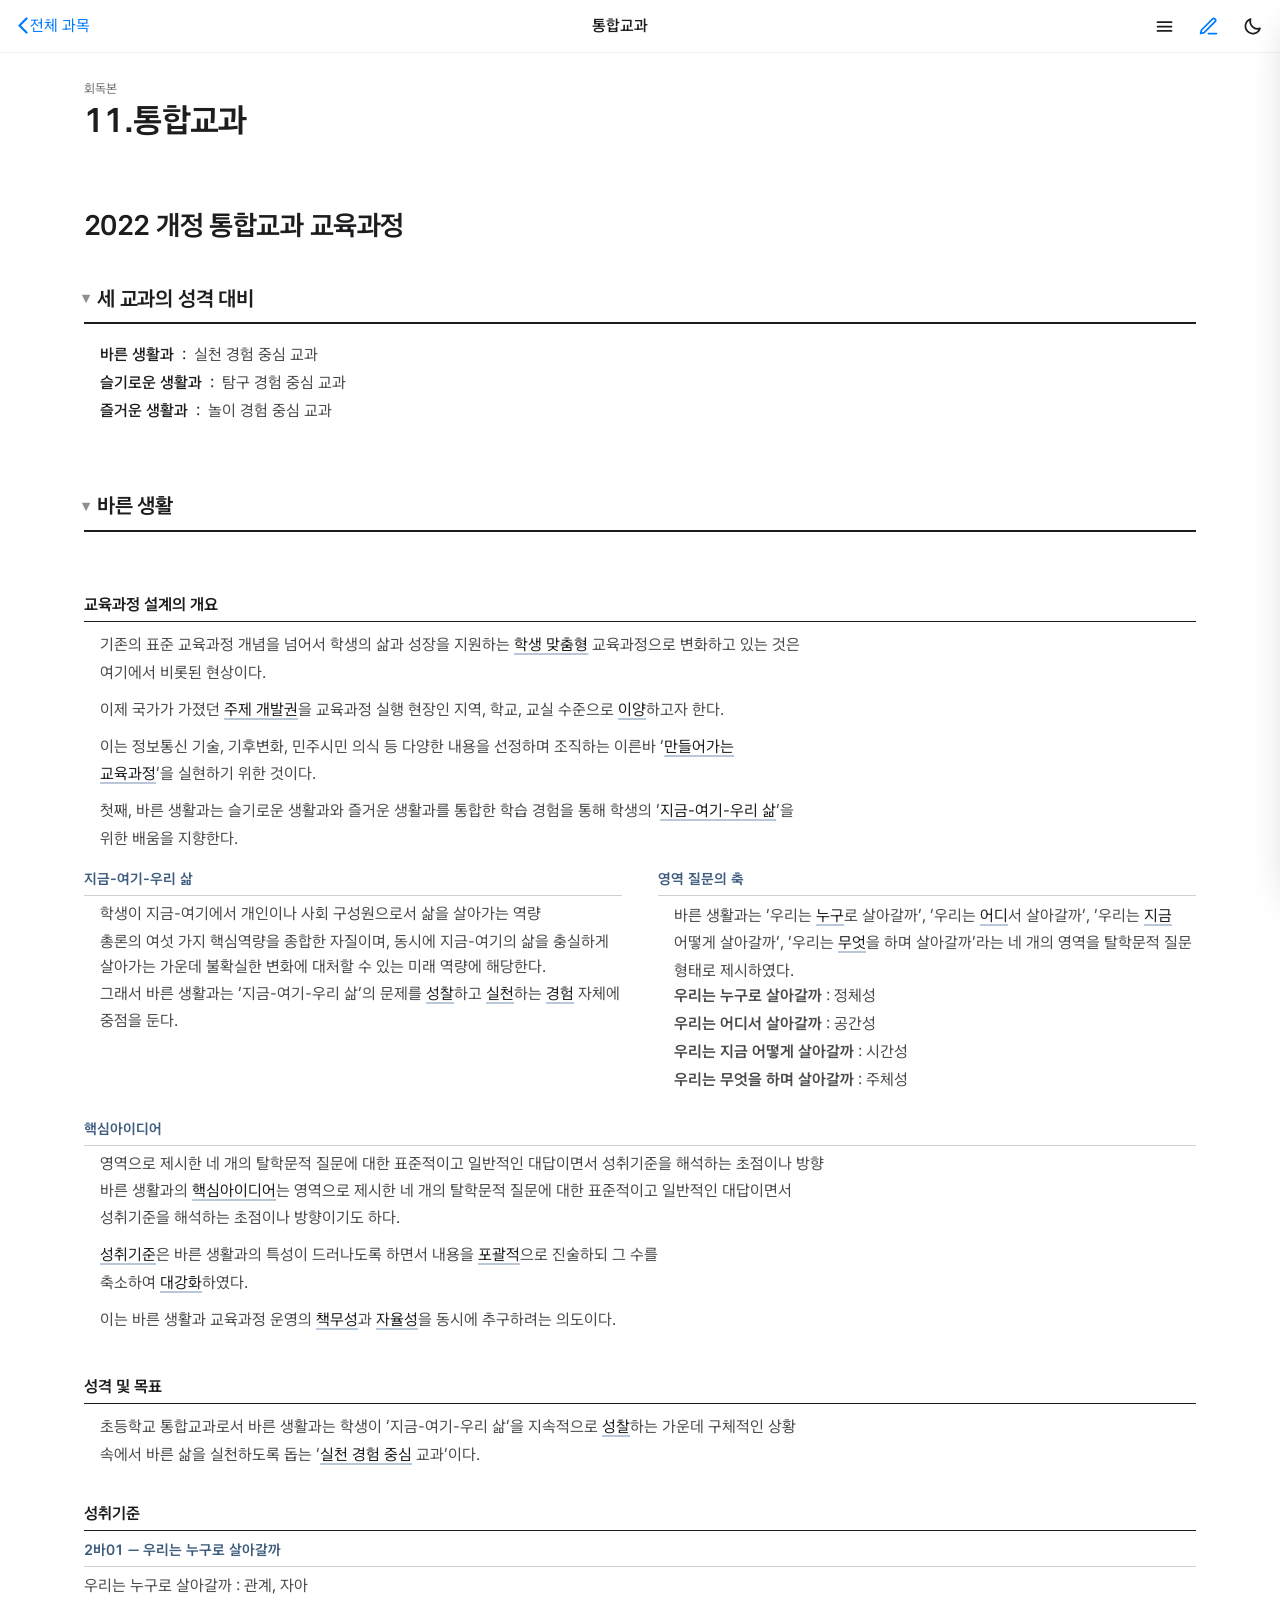
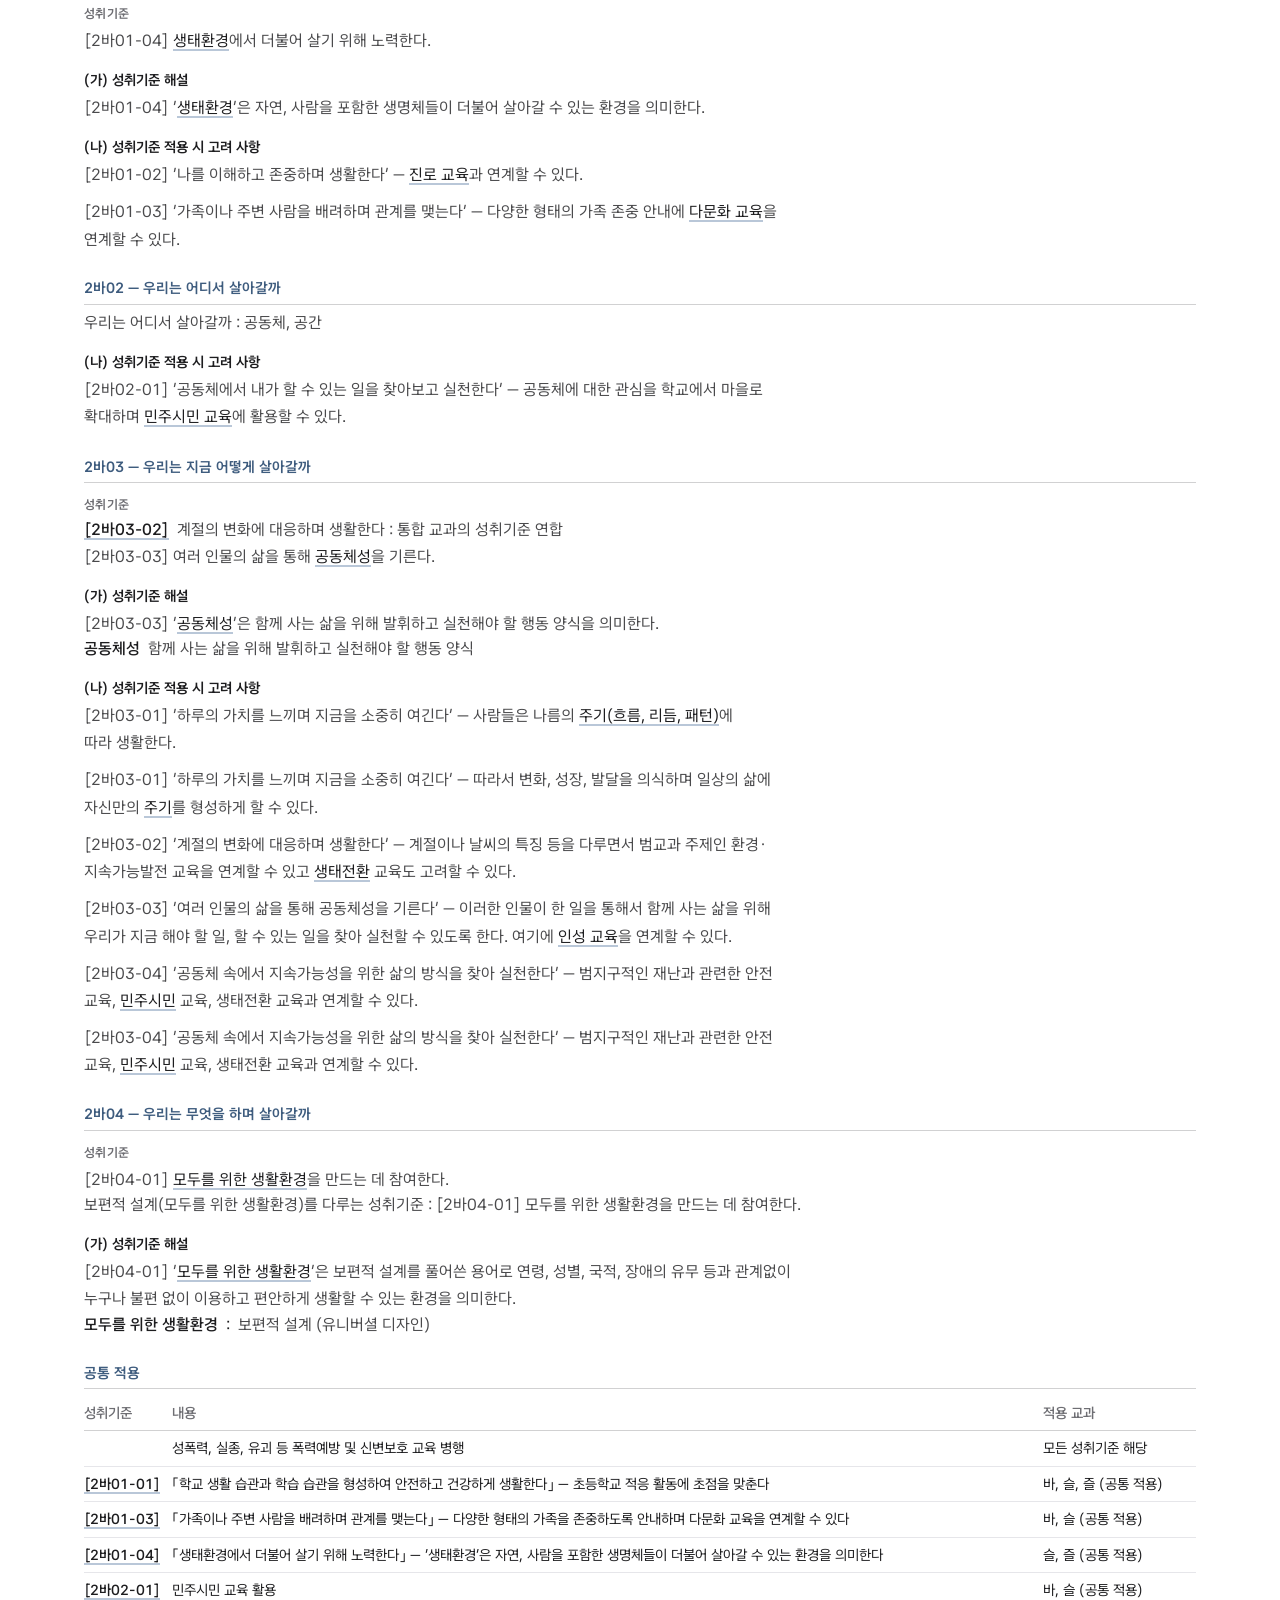
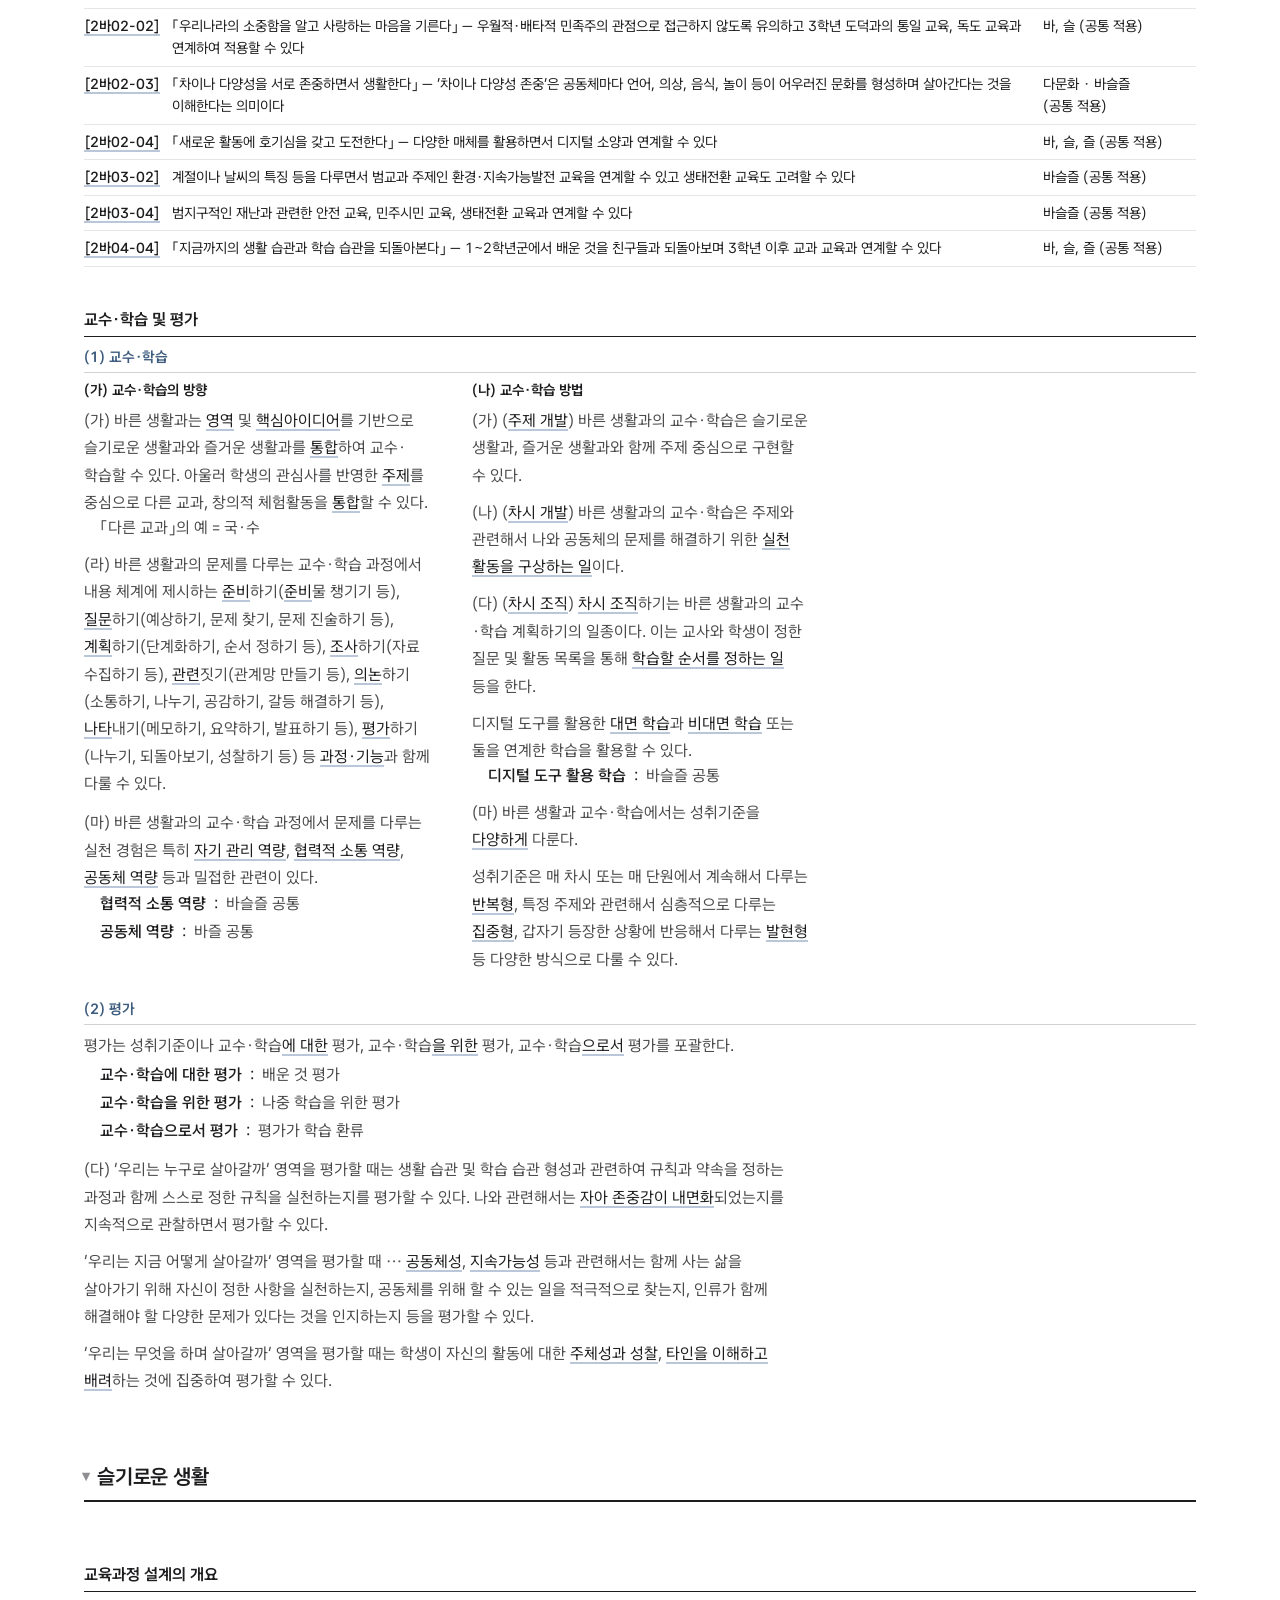
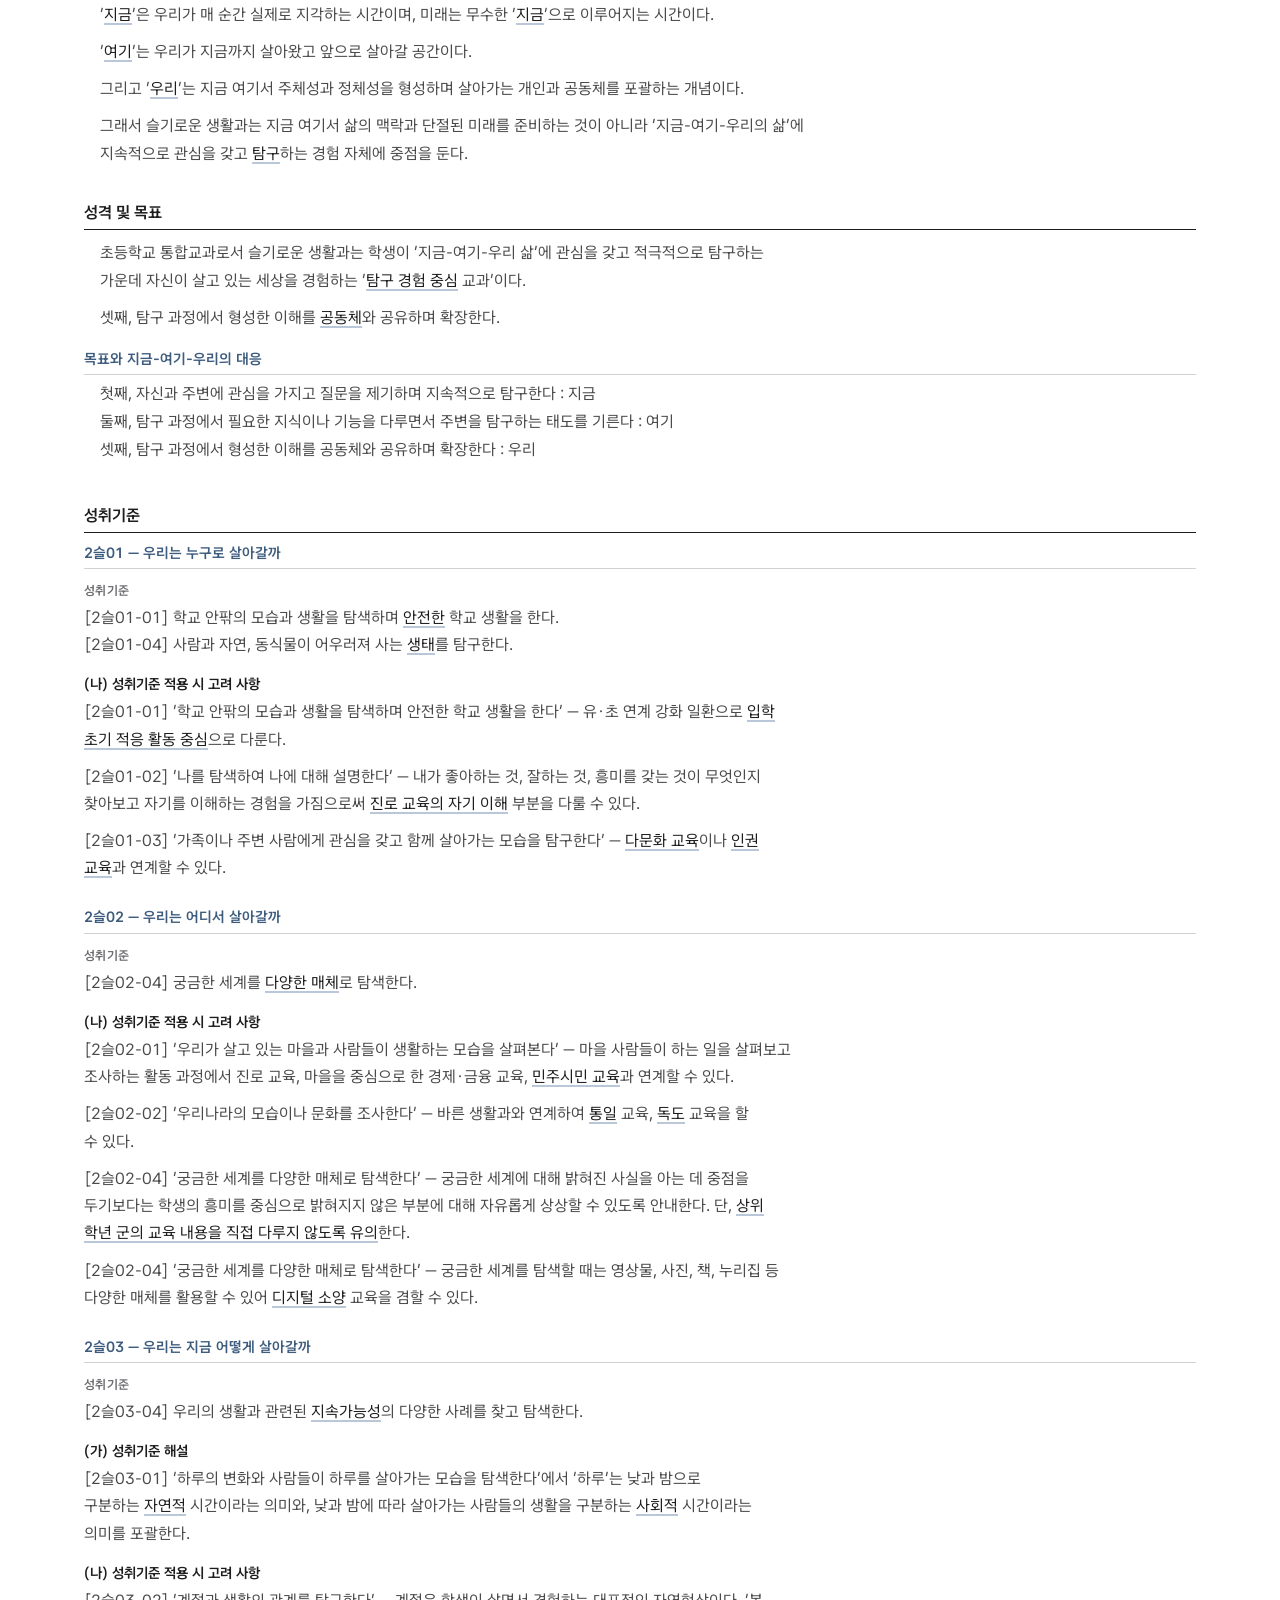
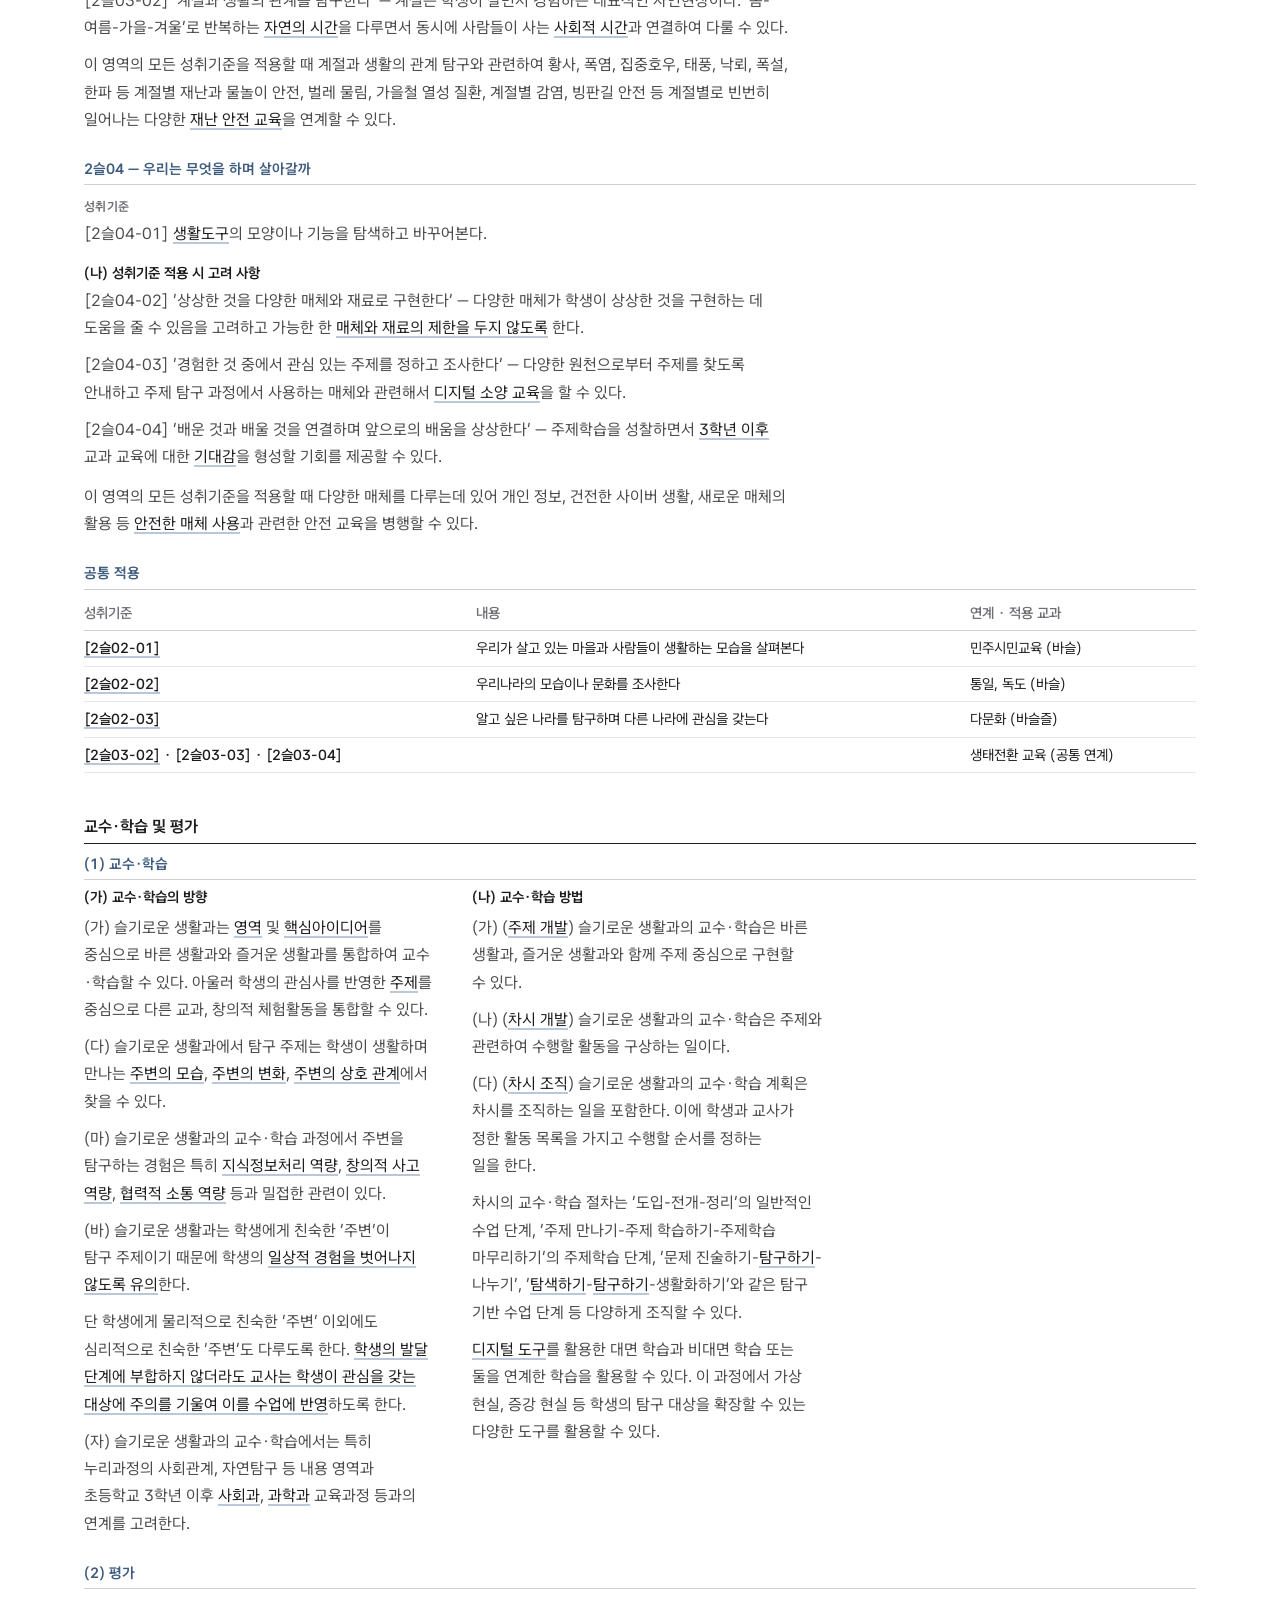
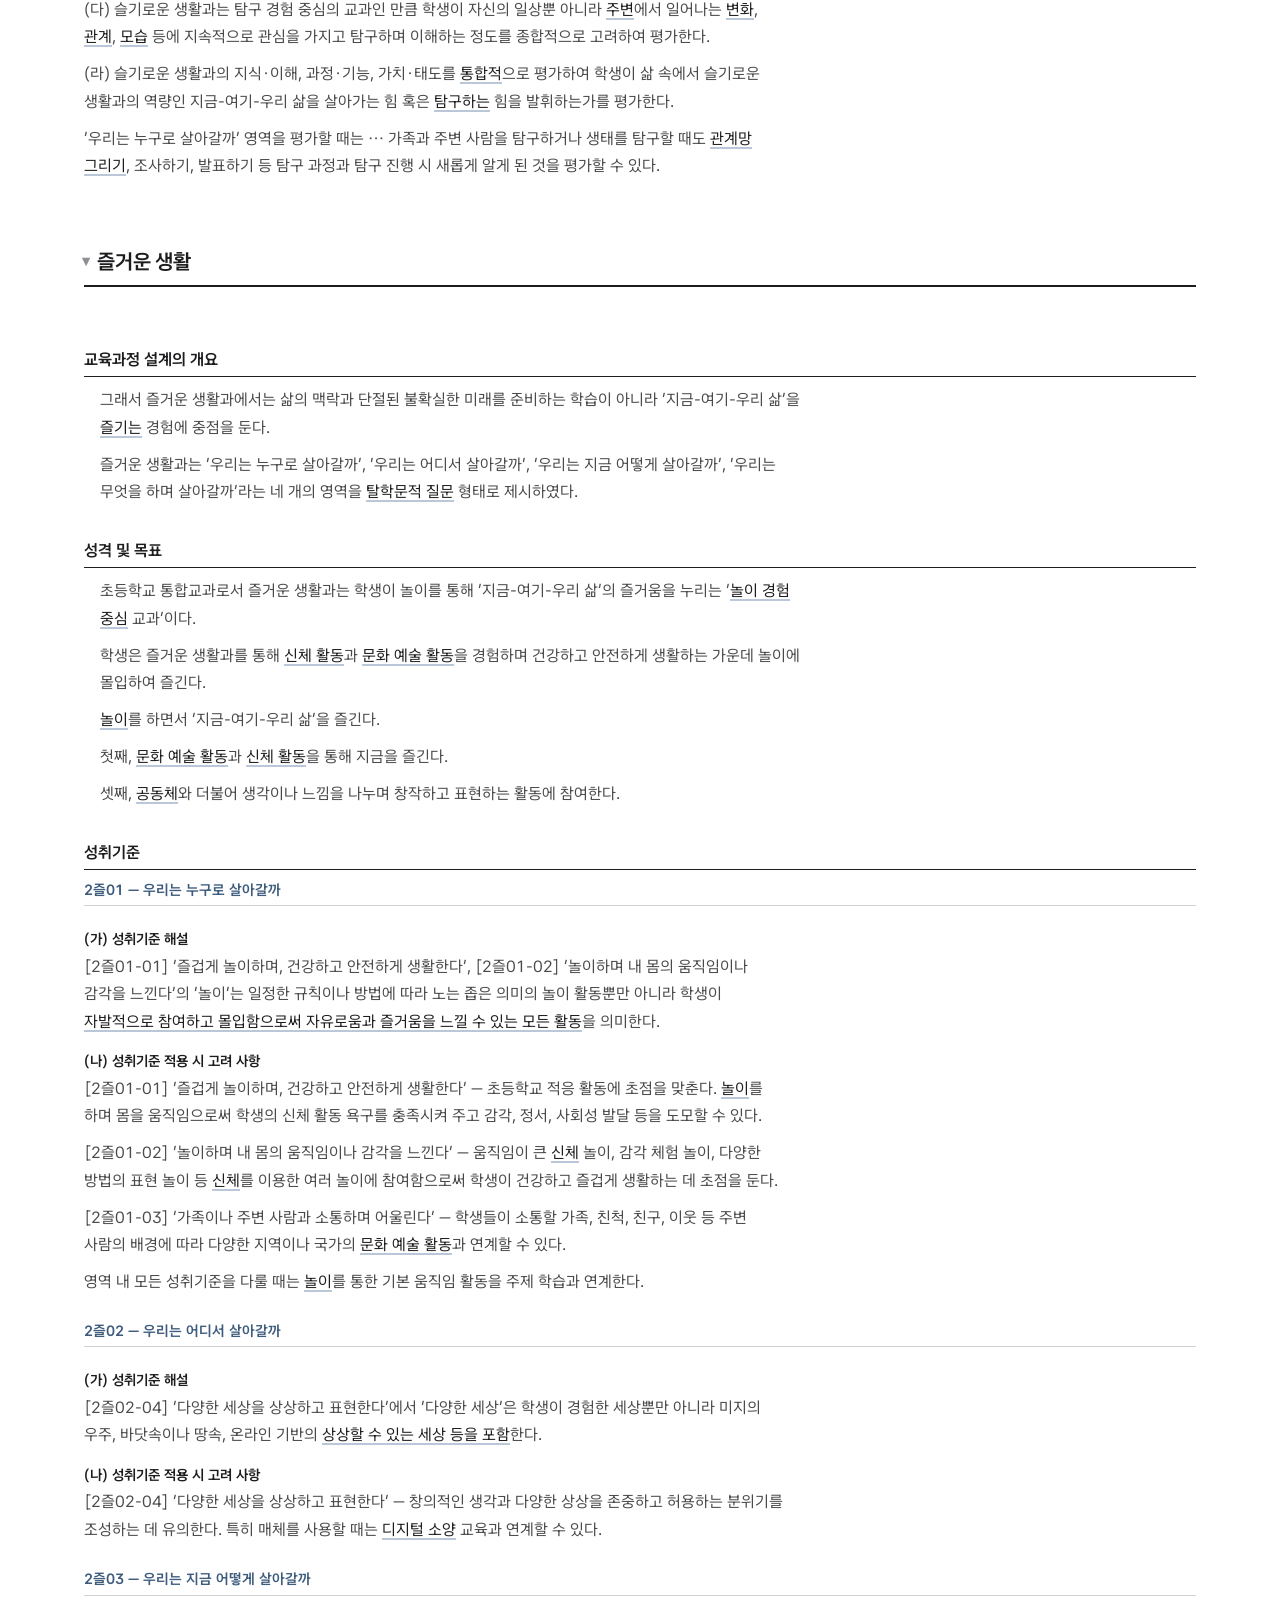
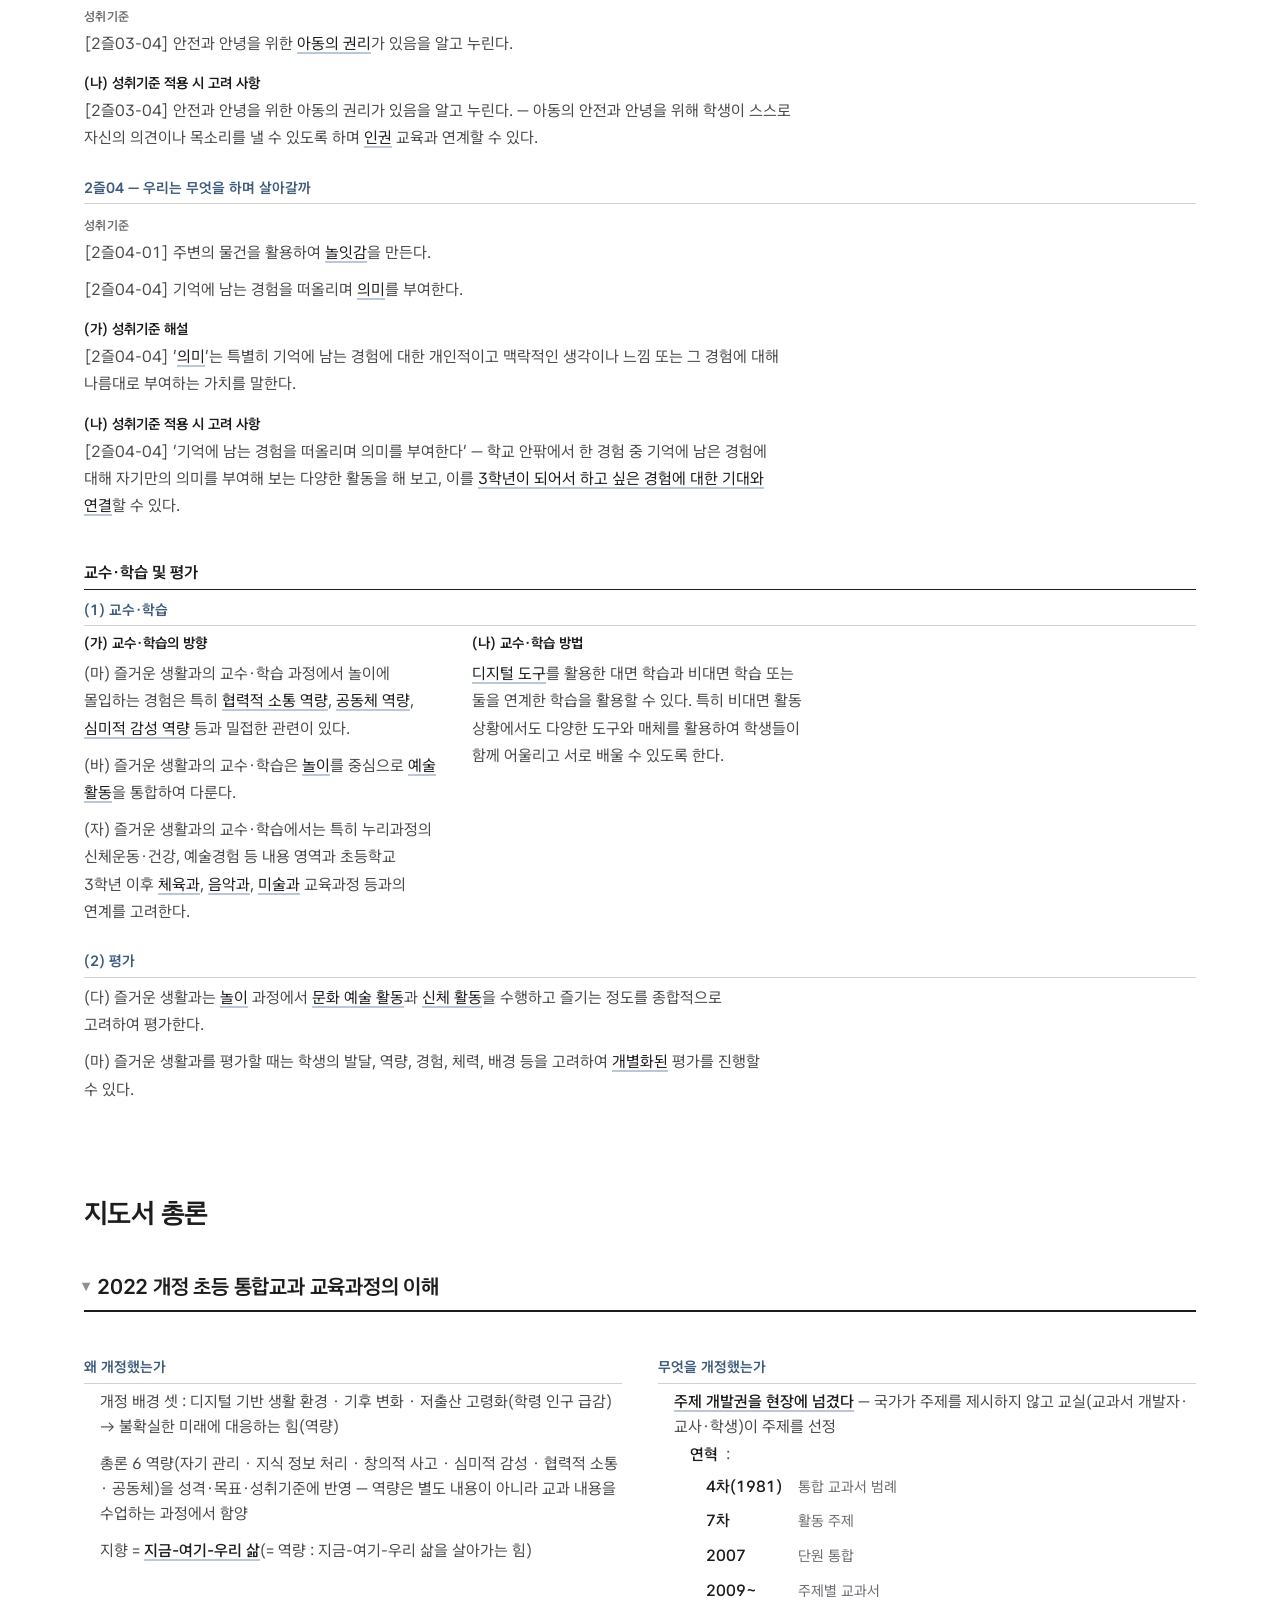
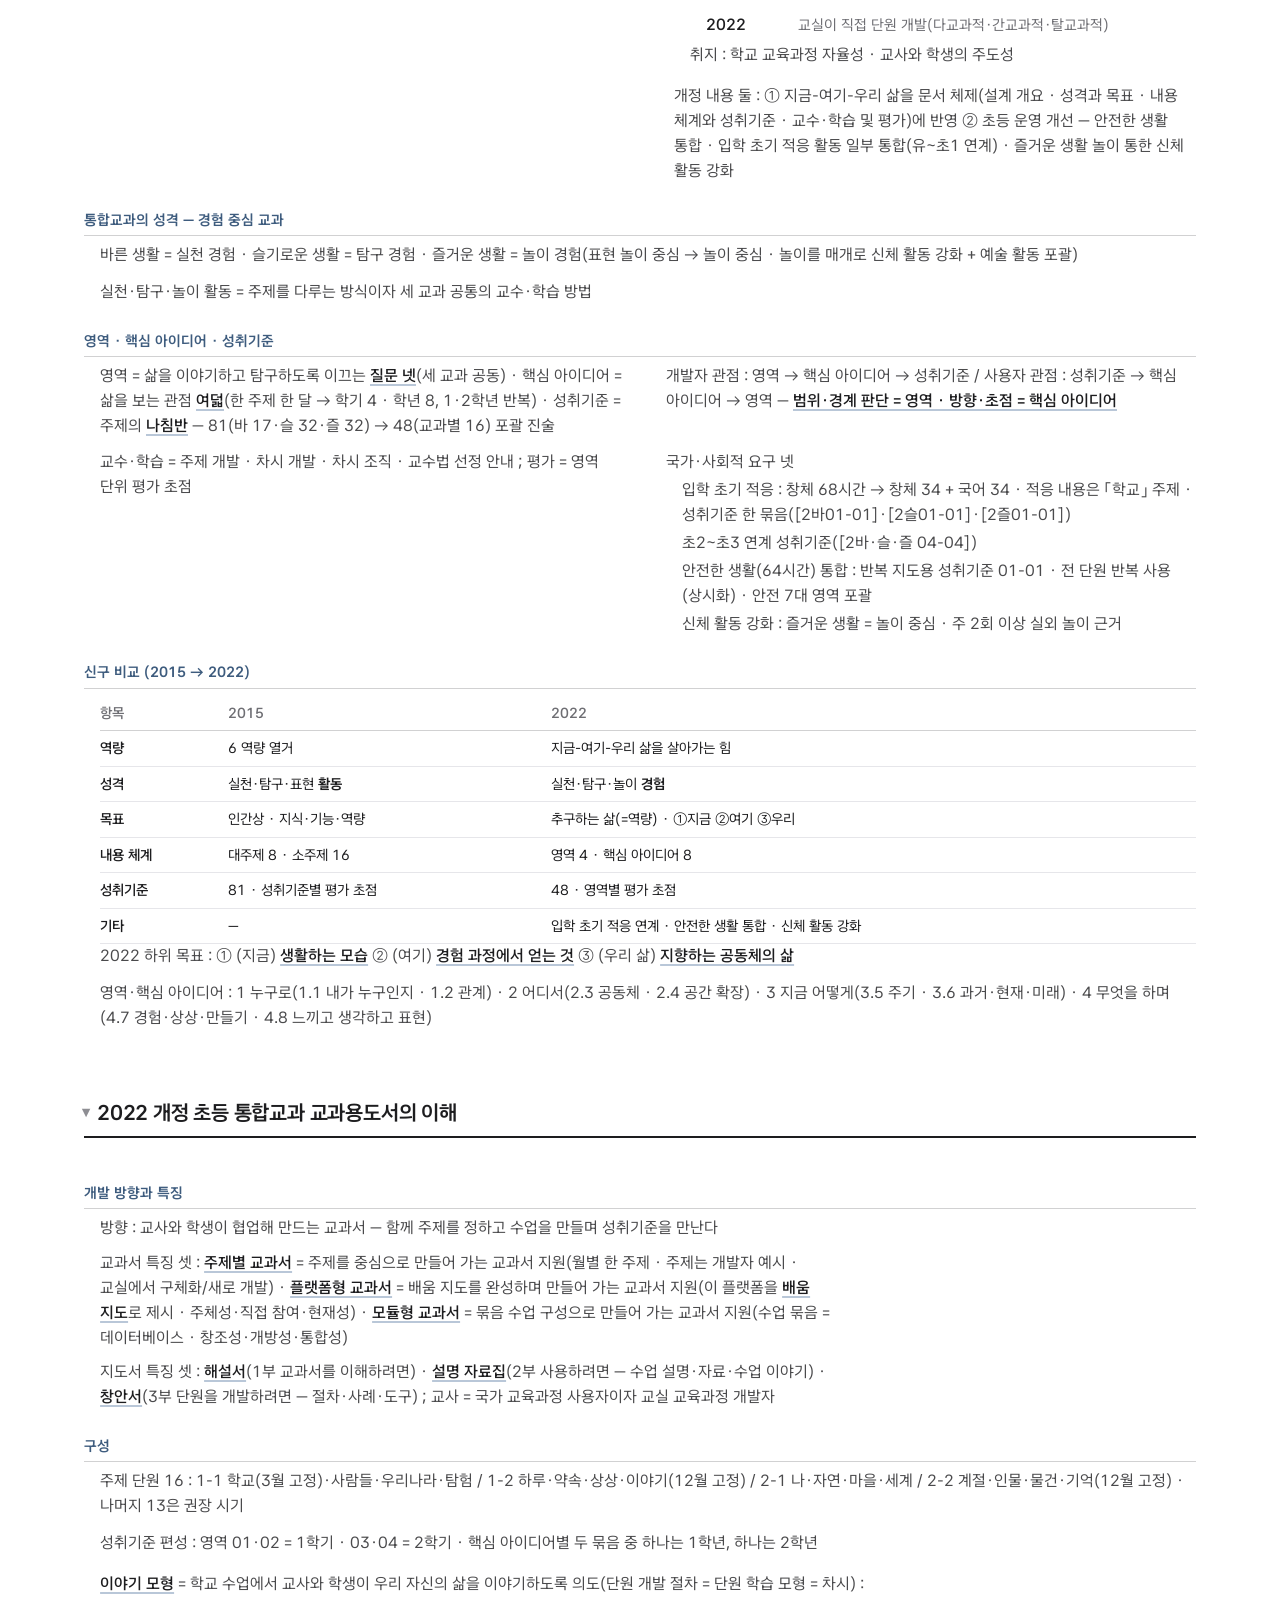
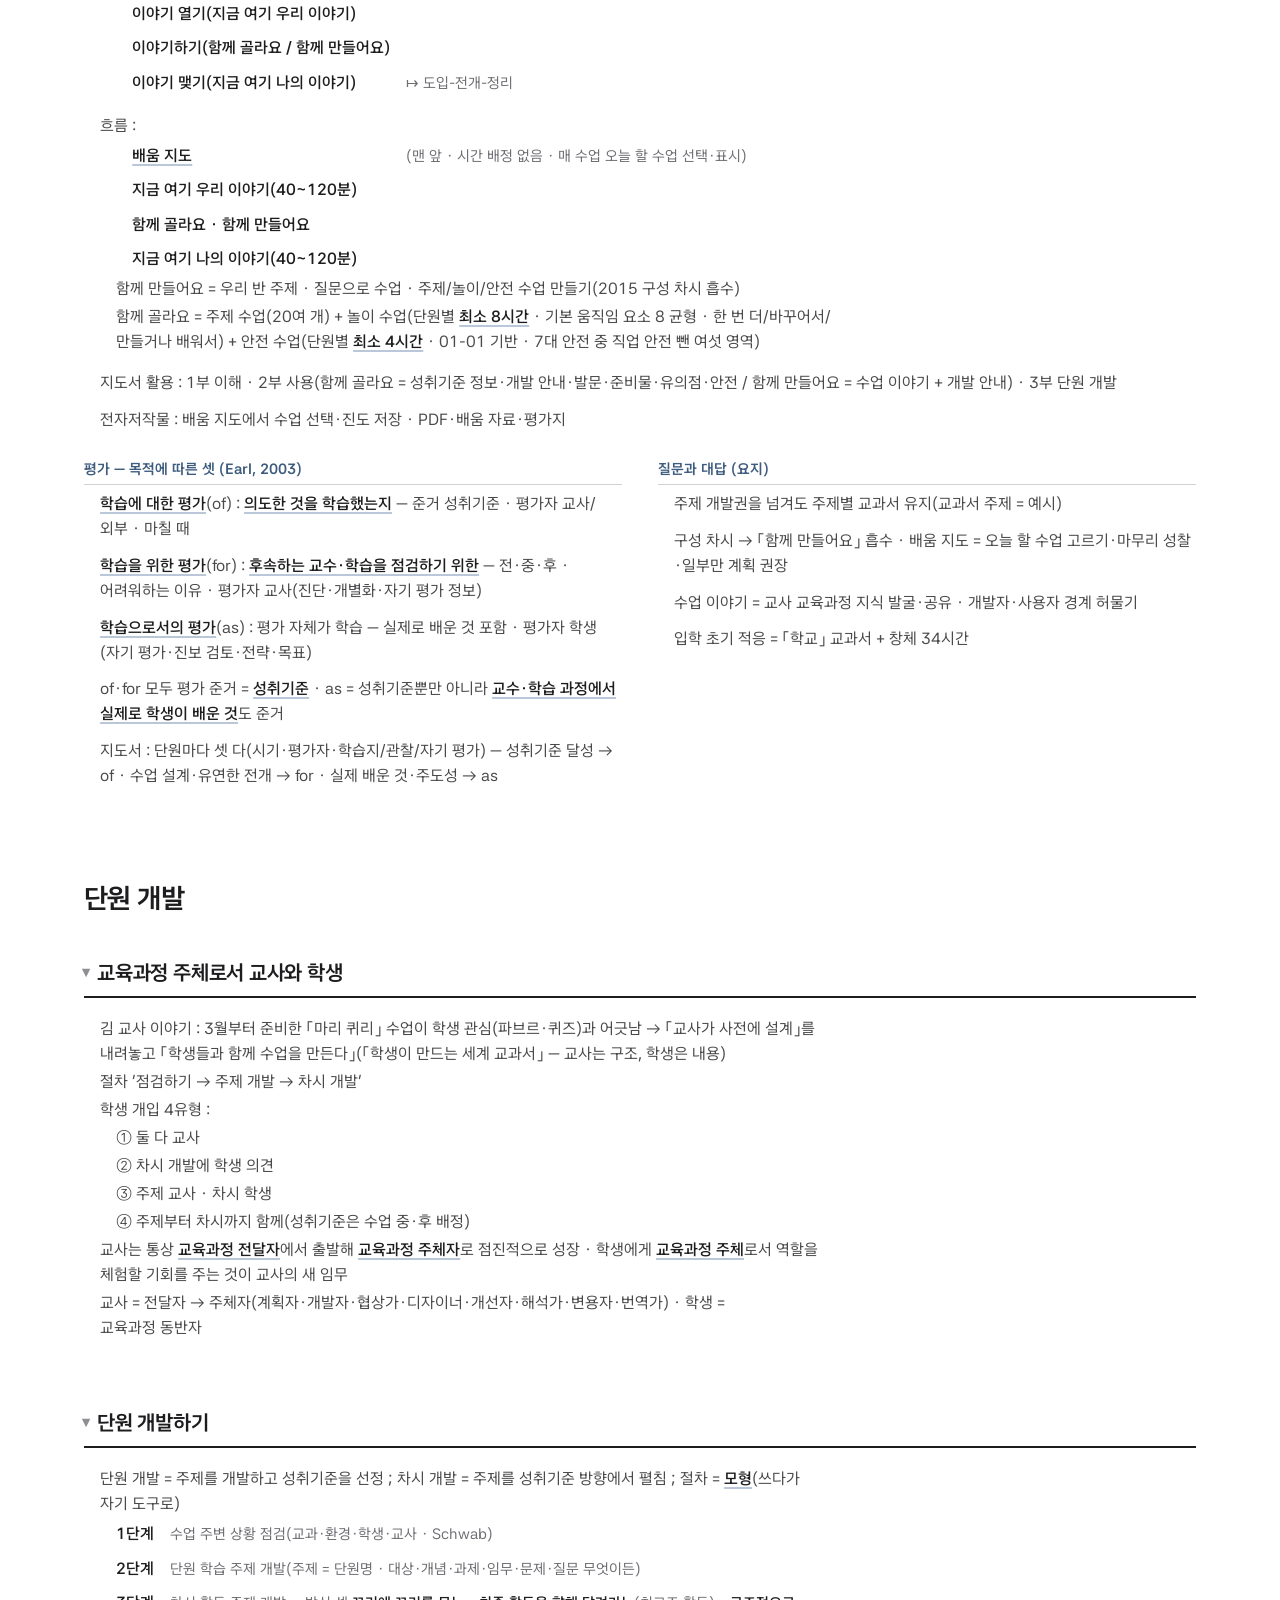
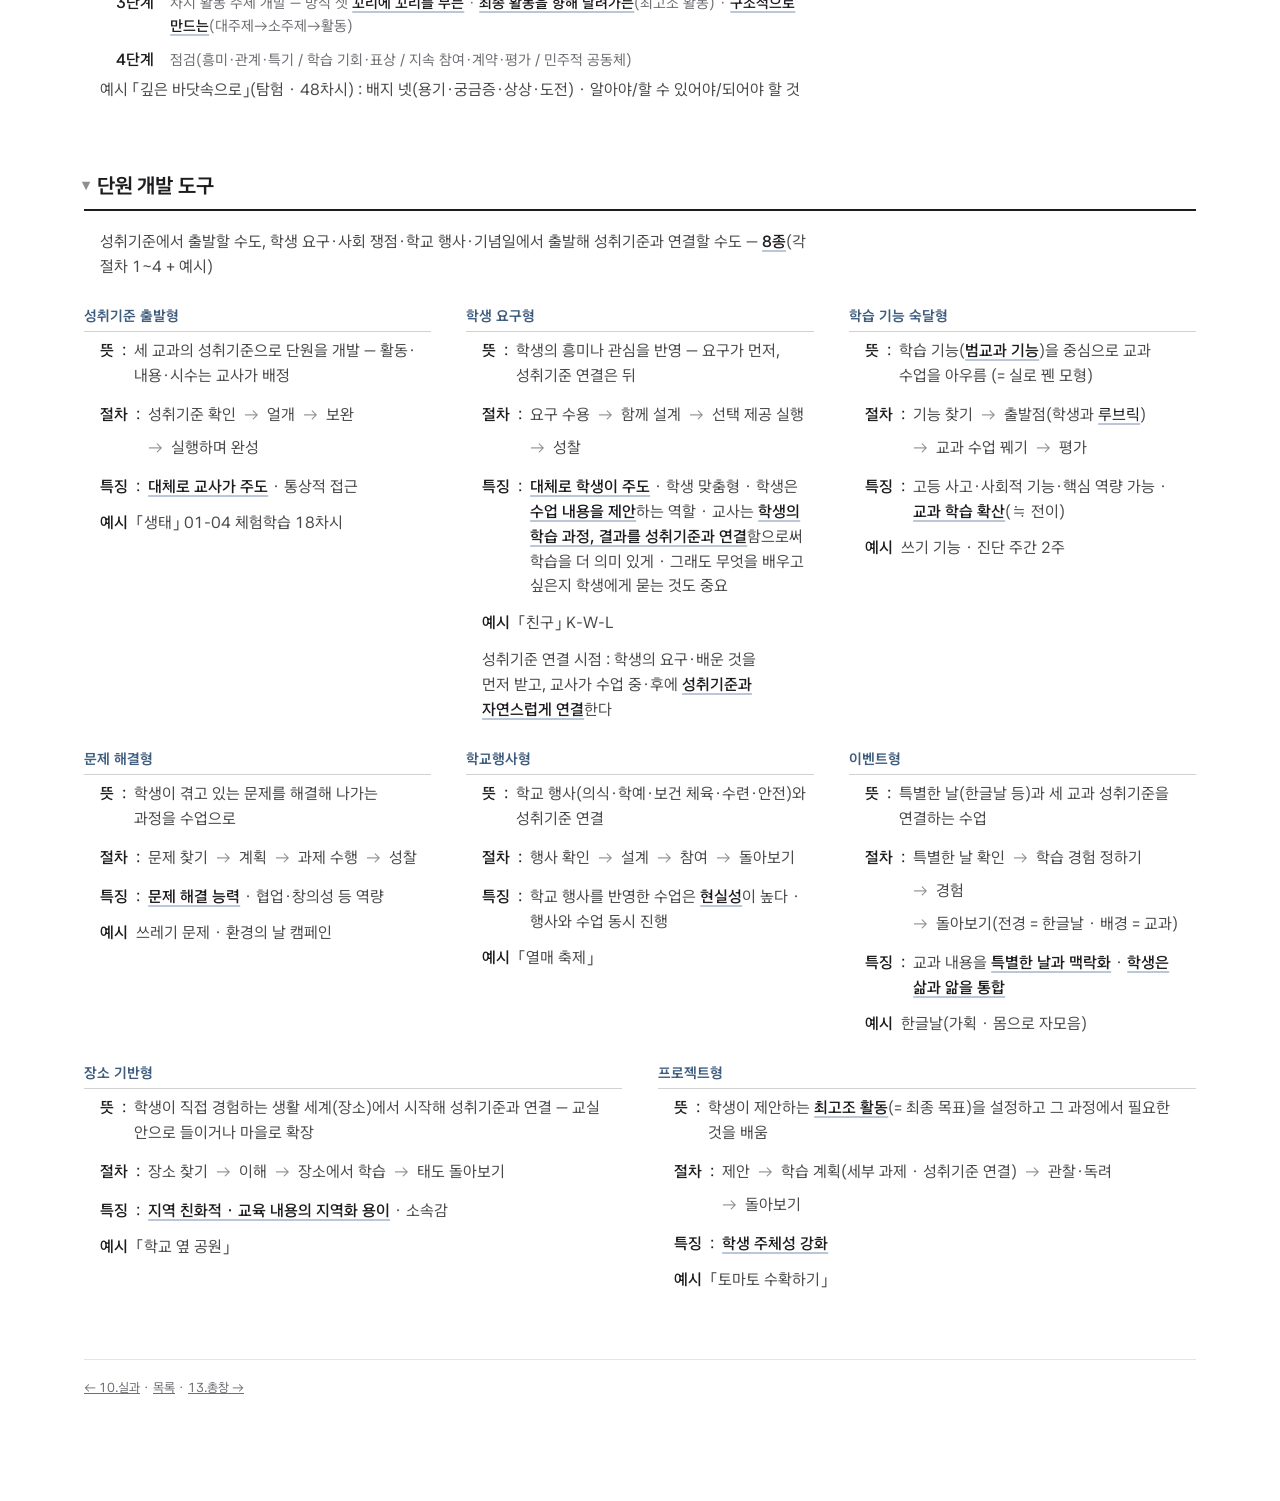
<file: 11.통합교과.html>
<!doctype html>
<meta charset="utf-8">
<meta name="viewport" content="width=device-width, initial-scale=1">
<title>통합교과 · 초등 임용 정리 노트</title><link rel="icon" href="icon.svg" type="image/svg+xml"><meta name="description" content="초등 임용 통합교과 정리 노트 — 과목 개념을 한 판에 정리"><meta property="og:type" content="website"><meta property="og:site_name" content="초등 임용 정리 노트"><meta property="og:title" content="통합교과 · 초등 임용 정리 노트"><meta property="og:description" content="초등 임용 통합교과 정리 노트 — 과목 개념을 한 판에 정리"><meta property="og:url" content="https://somnium1357.github.io/review-notes/11.%ED%86%B5%ED%95%A9%EA%B5%90%EA%B3%BC.html">
<link rel="stylesheet" href="kit.css?v=151d3b7f">
<script>document.documentElement.classList.add("v2")</script>
<link rel="preconnect" href="https://fonts.googleapis.com"><link rel="preconnect" href="https://fonts.gstatic.com" crossorigin>
<link rel="stylesheet" href="https://fonts.googleapis.com/css2?family=42dot+Sans:wght@400;500;600;700&display=swap">
<script>window.PAN_ROLE={"2022_개정_통합교과_교육과정_-_세_교과의_성격_대비": "절", "2022_개정_통합교과_교육과정_-_바른_생활": "절", "교육과정_설계의_개요": "머리줄", "지금-여기-우리_삶": "칸", "영역_질문의_축": "칸", "핵심아이디어": "칸", "성격_및_목표": "머리줄", "성취기준": "머리줄", "성취기준_2바01_—_우리는_누구로_살아갈까": "칸", "성취기준_2바02_—_우리는_어디서_살아갈까": "칸", "성취기준_2바03_—_우리는_지금_어떻게_살아갈까": "칸", "성취기준_2바04_—_우리는_무엇을_하며_살아갈까": "칸", "교수·학습_및_평가": "머리줄", "2022_개정_통합교과_교육과정_-_슬기로운_생활": "절", "교육과정_설계의_개요__2": "머리줄", "성격_및_목표__2": "머리줄", "목표와_지금-여기-우리의_대응": "칸", "성취기준__2": "머리줄", "교수·학습_및_평가__2": "머리줄", "2022_개정_통합교과_교육과정_-_즐거운_생활": "절", "교육과정_설계의_개요__3": "머리줄", "성격_및_목표__3": "머리줄", "성취기준__3": "머리줄", "교수·학습_및_평가__3": "머리줄", "지도서_총론_-_2022_개정_초등_통합교과_교육과정의_이해": "절", "왜_개정했는가": "칸", "무엇을_개정했는가": "칸", "통합교과의_성격_—_경험_중심_교과": "칸", "영역_·_핵심_아이디어_·_성취기준": "칸", "신구_비교_(2015_→_2022)": "칸", "지도서_총론_-_2022_개정_초등_통합교과_교과용도서의_이해": "절", "개발_방향과_특징": "칸", "구성": "칸", "평가_—_목적에_따른_셋_(Earl,_2003)": "칸", "질문과_대답_(요지)": "칸", "단원_개발_-_교육과정_주체로서_교사와_학생": "절", "단원_개발_-_단원_개발하기": "절", "단원_개발_-_단원_개발_도구": "절", "성취기준_출발형": "칸", "학생_요구형": "칸", "학습_기능_숙달형": "칸", "문제_해결형": "칸", "학교행사형": "칸", "이벤트형": "칸", "장소_기반형": "칸", "프로젝트형": "칸", "(가)_성취기준_해설": "안", "(나)_성취기준_적용_시_고려_사항": "안", "(나)_성취기준_적용_시_고려_사항__2": "안", "(가)_성취기준_해설__2": "안", "(나)_성취기준_적용_시_고려_사항__3": "안", "(가)_성취기준_해설__3": "안", "공통_적용": "칸", "(1)_교수·학습": "칸", "(가)_교수·학습의_방향": "안", "(나)_교수·학습_방법": "안", "(2)_평가": "칸", "성취기준_2슬01_—_우리는_누구로_살아갈까": "칸", "(나)_성취기준_적용_시_고려_사항__4": "안", "성취기준_2슬02_—_우리는_어디서_살아갈까": "칸", "(나)_성취기준_적용_시_고려_사항__5": "안", "성취기준_2슬03_—_우리는_지금_어떻게_살아갈까": "칸", "(가)_성취기준_해설__4": "안", "(나)_성취기준_적용_시_고려_사항__6": "안", "성취기준_2슬04_—_우리는_무엇을_하며_살아갈까": "칸", "(나)_성취기준_적용_시_고려_사항__7": "안", "공통_적용__2": "칸", "(1)_교수·학습__2": "칸", "(가)_교수·학습의_방향__2": "안", "(나)_교수·학습_방법__2": "안", "(2)_평가__2": "칸", "성취기준_2즐01_—_우리는_누구로_살아갈까": "칸", "(가)_성취기준_해설__5": "안", "(나)_성취기준_적용_시_고려_사항__8": "안", "성취기준_2즐02_—_우리는_어디서_살아갈까": "칸", "(가)_성취기준_해설__6": "안", "(나)_성취기준_적용_시_고려_사항__9": "안", "성취기준_2즐03_—_우리는_지금_어떻게_살아갈까": "칸", "(나)_성취기준_적용_시_고려_사항__10": "안", "성취기준_2즐04_—_우리는_무엇을_하며_살아갈까": "칸", "(가)_성취기준_해설__7": "안", "(나)_성취기준_적용_시_고려_사항__11": "안", "(1)_교수·학습__3": "칸", "(가)_교수·학습의_방향__3": "안", "(나)_교수·학습_방법__3": "안", "(2)_평가__3": "칸"}</script>

<style>

.wrap{width:min(100%,1160px);max-width:none;margin:0 auto;padding:76px clamp(16px,2.5vw,24px) 90px;}
p.note,p.sub{max-width:46em;}

.pg{margin:0;}
.foot{margin-top:40px;padding-top:18px;font-size:13px;}
.foot a{color:var(--sec);}
</style>
<div class="layout">
<aside class="sidebar"><div class="toc-view"><div class="tochead"><a class="toc-switch" href="index.html">← 목록</a><b>11.통합교과</b></div><details class="tgrp" open><summary><a class="gh" href="#2022_개정_통합교과_교육과정">2022 개정 통합교과 교육과정</a></summary><nav class="tnav"><a href="#2022_개정_통합교과_교육과정_-_세_교과의_성격_대비">세 교과의 성격 대비</a><a href="#2022_개정_통합교과_교육과정_-_바른_생활">바른 생활</a><a href="#2022_개정_통합교과_교육과정_-_슬기로운_생활">슬기로운 생활</a><a href="#2022_개정_통합교과_교육과정_-_즐거운_생활">즐거운 생활</a></nav></details><details class="tgrp" open><summary><a class="gh" href="#지도서_총론">지도서 총론</a></summary><nav class="tnav"><a href="#지도서_총론_-_2022_개정_초등_통합교과_교육과정의_이해">2022 개정 초등 통합교과 교육과정의 이해</a><a href="#지도서_총론_-_2022_개정_초등_통합교과_교과용도서의_이해">2022 개정 초등 통합교과 교과용도서의 이해</a></nav></details><details class="tgrp" open><summary><a class="gh" href="#단원_개발">단원 개발</a></summary><nav class="tnav"><a href="#단원_개발_-_교육과정_주체로서_교사와_학생">교육과정 주체로서 교사와 학생</a><a href="#단원_개발_-_단원_개발하기">단원 개발하기</a><a href="#단원_개발_-_단원_개발_도구">단원 개발 도구</a></nav></details></div><div class="list-view" hidden><div class="tochead"><a class="toc-back" href="#">← 목차</a><b>과목</b></div><nav class="tnav"><a href="1.국어.html">1.국어</a><a href="2.수학.html">2.수학</a><a href="3.영어.html">3.영어</a><a href="4.사회.html">4.사회</a><a href="5.도덕.html">5.도덕</a><a href="6.과학.html">6.과학</a><a href="7.체육.html">7.체육</a><a href="8.음악.html">8.음악</a><a href="9.미술.html">9.미술</a><a href="10.실과.html">10.실과</a><a href="11.통합교과.html" class="cur">11.통합교과</a><a href="13.총창.html">13.총창</a></nav></div></aside>
<main class="wrap">
<p class="eyebrow">회독본</p>
<h1>11.통합교과</h1>

<section class="pg" id="p901">
<div class="part" id="2022_개정_통합교과_교육과정">2022 개정 통합교과 교육과정</div>
<h2 id="2022_개정_통합교과_교육과정_-_세_교과의_성격_대비"><a id="세_교과의_성격_대비"></a>세 교과의 성격 대비</h2>

<div class="ind">
<div class="stack"><div class="row"><span class="term">바른 생활과</span> : <span class="desc">실천 경험 중심 교과</span></div>
<div class="row"><span class="term">슬기로운 생활과</span> : <span class="desc">탐구 경험 중심 교과</span></div>
<div class="row"><span class="term">즐거운 생활과</span> : <span class="desc">놀이 경험 중심 교과</span></div></div>
</div>
</section>
<section class="pg" id="p902">
<h2 id="2022_개정_통합교과_교육과정_-_바른_생활"><a id="바른_생활"></a>바른 생활</h2>
<div class="ind">
</div>
<h3 id="교육과정_설계의_개요">교육과정 설계의 개요</h3>
<div class="ind">
<div class="prose"><p>기존의 표준 교육과정 개념을 넘어서 학생의 삶과 성장을 지원하는 <span class="key">학생 맞춤형</span> 교육과정으로 변화하고 있는 것은 여기에서 비롯된 현상이다.</p><p>이제 국가가 가졌던 <span class="key">주제 개발권</span>을 교육과정 실행 현장인 지역, 학교, 교실 수준으로 <span class="key">이양</span>하고자 한다.</p><p>이는 정보통신 기술, 기후변화, 민주시민 의식 등 다양한 내용을 선정하며 조직하는 이른바 '<span class="key">만들어가는 교육과정</span>'을 실현하기 위한 것이다.</p><p>첫째, 바른 생활과는 슬기로운 생활과와 즐거운 생활과를 통합한 학습 경험을 통해 학생의 '<span class="key">지금-여기-우리 삶</span>'을 위한 배움을 지향한다.</p></div>
<h4 id="지금-여기-우리_삶">지금-여기-우리 삶</h4>
<div class="ind2">
<div class="stack"><div class="desc">학생이 지금-여기에서 개인이나 사회 구성원으로서 삶을 살아가는 역량</div>
<div class="desc">총론의 여섯 가지 핵심역량을 종합한 자질이며, 동시에 지금-여기의 삶을 충실하게 살아가는 가운데 불확실한 변화에 대처할 수 있는 미래 역량에 해당한다.</div></div>
<div class="prose"><p>그래서 바른 생활과는 '지금-여기-우리 삶'의 문제를 <span class="key">성찰</span>하고 <span class="key">실천</span>하는 <span class="key">경험</span> 자체에 중점을 둔다.</p></div>
</div>
<h4 id="영역_질문의_축">영역 질문의 축</h4>

<div class="ind2">
<div class="prose"><p>바른 생활과는 '우리는 <span class="key">누구</span>로 살아갈까', '우리는 <span class="key">어디</span>서 살아갈까', '우리는 <span class="key">지금</span> 어떻게 살아갈까', '우리는 <span class="key">무엇</span>을 하며 살아갈까'라는 네 개의 영역을 탈학문적 질문 형태로 제시하였다.</p></div>

<div class="stack"><div class="desc"><b>우리는 누구로 살아갈까</b> : 정체성</div>
<div class="desc"><b>우리는 어디서 살아갈까</b> : 공간성</div>
<div class="desc"><b>우리는 지금 어떻게 살아갈까</b> : 시간성</div>
<div class="desc"><b>우리는 무엇을 하며 살아갈까</b> : 주체성</div></div>
</div>
<h4 id="핵심아이디어">핵심아이디어</h4>
<div class="ind2">
<div class="stack"><div class="desc">영역으로 제시한 네 개의 탈학문적 질문에 대한 표준적이고 일반적인 대답이면서 성취기준을 해석하는 초점이나 방향</div></div>
<div class="prose"><p>바른 생활과의 <span class="key">핵심아이디어</span>는 영역으로 제시한 네 개의 탈학문적 질문에 대한 표준적이고 일반적인 대답이면서 성취기준을 해석하는 초점이나 방향이기도 하다.</p><p><span class="key">성취기준</span>은 바른 생활과의 특성이 드러나도록 하면서 내용을 <span class="key">포괄적</span>으로 진술하되 그 수를 축소하여 <span class="key">대강화</span>하였다.</p><p>이는 바른 생활과 교육과정 운영의 <span class="key">책무성</span>과 <span class="key">자율성</span>을 동시에 추구하려는 의도이다.</p></div>
</div>
</div>
<h3 id="성격_및_목표">성격 및 목표</h3>
<div class="ind">
<div class="prose"><p>초등학교 통합교과로서 바른 생활과는 학생이 '지금-여기-우리 삶'을 지속적으로 <span class="key">성찰</span>하는 가운데 구체적인 상황 속에서 바른 삶을 실천하도록 돕는 '<span class="key">실천 경험 중심</span> 교과'이다.</p></div>
</div>
<h3 id="성취기준">성취기준</h3>

<h4 id="성취기준_2바01_—_우리는_누구로_살아갈까"> 2바01 — 우리는 누구로 살아갈까</h4>

<div>
<div class="ind2">
<div class="stack"><div class="desc">우리는 누구로 살아갈까 : 관계, 자아</div>
</div>
<p style="margin:.45em 0 .3em;font-size:.8em;line-height:1.4;font-weight:700;color:var(--v2muted,var(--mk));letter-spacing:.03em">성취기준</p><div class="prose"><p>[2바01-04] <span class="key">생태환경</span>에서 더불어 살기 위해 노력한다.</p></div>
</div>
<h4 style="margin-top:1.1em" id="(가)_성취기준_해설">(가) 성취기준 해설</h4>
<div class="ind2">

<div class="prose"><p>[2바01-04] '<span class="key">생태환경</span>'은 자연, 사람을 포함한 생명체들이 더불어 살아갈 수 있는 환경을 의미한다.</p></div>
</div>
<h4 style="margin-top:1.1em" id="(나)_성취기준_적용_시_고려_사항">(나) 성취기준 적용 시 고려 사항</h4>
<div class="ind2">
<div class="prose"><p>[2바01-02] ‘나를 이해하고 존중하며 생활한다’ — <span class="key">진로 교육</span>과 연계할 수 있다.</p><p>[2바01-03] ‘가족이나 주변 사람을 배려하며 관계를 맺는다’ — 다양한 형태의 가족 존중 안내에 <span class="key">다문화 교육</span>을 연계할 수 있다.</p></div>
</div>
</div>

<h4 id="성취기준_2바02_—_우리는_어디서_살아갈까"> 2바02 — 우리는 어디서 살아갈까</h4>

<div>
<div class="ind2">
<div class="stack"><div class="desc">우리는 어디서 살아갈까 : 공동체, 공간</div></div>
</div>
<h4 style="margin-top:1.1em" id="(나)_성취기준_적용_시_고려_사항__2">(나) 성취기준 적용 시 고려 사항</h4>
<div class="ind2">
<div class="prose"><p>[2바02-01] ‘공동체에서 내가 할 수 있는 일을 찾아보고 실천한다’ — 공동체에 대한 관심을 학교에서 마을로 확대하며 <span class="key">민주시민 교육</span>에 활용할 수 있다.</p></div>
</div>
</div>

<h4 id="성취기준_2바03_—_우리는_지금_어떻게_살아갈까"> 2바03 — 우리는 지금 어떻게 살아갈까</h4>

<div>
<div class="ind2">
<p style="margin:.45em 0 .3em;font-size:.8em;line-height:1.4;font-weight:700;color:var(--v2muted,var(--mk));letter-spacing:.03em">성취기준</p><div class="stack"><div class="row"><span class="key">[2바03-02]</span><span class="desc">계절의 변화에 대응하며 생활한다 : 통합 교과의 성취기준 연합</span></div></div>
<div class="prose"><p>[2바03-03] 여러 인물의 삶을 통해 <span class="key">공동체성</span>을 기른다.</p></div>
</div>
<h4 style="margin-top:1.1em" id="(가)_성취기준_해설__2">(가) 성취기준 해설</h4>
<div class="ind2">

<div class="prose"><p>[2바03-03] '<span class="key">공동체성</span>'은 함께 사는 삶을 위해 발휘하고 실천해야 할 행동 양식을 의미한다.</p></div>

<div class="row"><span class="term" id="공동체성">공동체성</span><span class="desc">함께 사는 삶을 위해 발휘하고 실천해야 할 행동 양식</span></div>
</div>
<h4 style="margin-top:1.1em" id="(나)_성취기준_적용_시_고려_사항__3">(나) 성취기준 적용 시 고려 사항</h4>
<div class="ind2">

<div class="prose"><p>[2바03-01] ‘하루의 가치를 느끼며 지금을 소중히 여긴다’ — 사람들은 나름의 <span class="key">주기(흐름, 리듬, 패턴)</span>에 따라 생활한다.</p><p>[2바03-01] ‘하루의 가치를 느끼며 지금을 소중히 여긴다’ — 따라서 변화, 성장, 발달을 의식하며 일상의 삶에 자신만의 <span class="key">주기</span>를 형성하게 할 수 있다.</p><p>[2바03-02] ‘계절의 변화에 대응하며 생활한다’ — 계절이나 날씨의 특징 등을 다루면서 범교과 주제인 환경·지속가능발전 교육을 연계할 수 있고 <span class="key">생태전환</span> 교육도 고려할 수 있다.</p><p>[2바03-03] ‘여러 인물의 삶을 통해 공동체성을 기른다’ — 이러한 인물이 한 일을 통해서 함께 사는 삶을 위해 우리가 지금 해야 할 일, 할 수 있는 일을 찾아 실천할 수 있도록 한다. 여기에 <span class="key">인성 교육</span>을 연계할 수 있다.</p><p>[2바03-04] ‘공동체 속에서 지속가능성을 위한 삶의 방식을 찾아 실천한다’ — 범지구적인 재난과 관련한 안전 교육, <span class="key">민주시민</span> 교육, 생태전환 교육과 연계할 수 있다.</p><p>[2바03-04] ‘공동체 속에서 지속가능성을 위한 삶의 방식을 찾아 실천한다’ — 범지구적인 재난과 관련한 안전 교육, <span class="key">민주시민</span> 교육, 생태전환 교육과 연계할 수 있다.</p></div>
</div>
</div>

<h4 id="성취기준_2바04_—_우리는_무엇을_하며_살아갈까"> 2바04 — 우리는 무엇을 하며 살아갈까</h4>

<div>
<div class="ind2"><div>
<p style="margin:.45em 0 .3em;font-size:.8em;line-height:1.4;font-weight:700;color:var(--v2muted,var(--mk));letter-spacing:.03em">성취기준</p><div class="prose"><p>[2바04-01] <span class="key">모두를 위한 생활환경</span>을 만드는 데 참여한다.</p></div>
<div class="stack"><div class="desc">보편적 설계(모두를 위한 생활환경)를 다루는 성취기준 : [2바04-01] 모두를 위한 생활환경을 만드는 데 참여한다.</div></div>
</div></div>
<h4 style="margin-top:1.1em" id="(가)_성취기준_해설__3">(가) 성취기준 해설</h4>
<div class="ind2">

<div class="prose"><p>[2바04-01] '<span class="key">모두를 위한 생활환경</span>'은 보편적 설계를 풀어쓴 용어로 연령, 성별, 국적, 장애의 유무 등과 관계없이 누구나 불편 없이 이용하고 편안하게 생활할 수 있는 환경을 의미한다.</p></div>
<div class="stack"><div class="row"><span class="term">모두를 위한 생활환경</span> : <span class="desc">보편적 설계 (유니버셜 디자인)</span></div></div>
</div>
</div>

<h4 id="공통_적용">공통 적용</h4>
<div class="ind2">
<div class="wide"><table>
<tr><th>성취기준</th><th>내용</th><th>적용 교과</th></tr>
<tr><td class="h"></td><td>성폭력, 실종, 유괴 등 폭력예방 및 신변보호 교육 병행</td><td>모든 성취기준 해당</td></tr>
<tr><td class="h"><span class="key">[2바01-01]</span></td><td>「학교 생활 습관과 학습 습관을 형성하여 안전하고 건강하게 생활한다」 — 초등학교 적응 활동에 초점을 맞춘다</td><td>바, 슬, 즐 (공통 적용)</td></tr>
<tr><td class="h"><span class="key">[2바01-03]</span></td><td>「가족이나 주변 사람을 배려하며 관계를 맺는다」 — 다양한 형태의 가족을 존중하도록 안내하며 다문화 교육을 연계할 수 있다</td><td>바, 슬 (공통 적용)</td></tr>
<tr><td class="h"><span class="key">[2바01-04]</span></td><td>「생태환경에서 더불어 살기 위해 노력한다」 — '생태환경'은 자연, 사람을 포함한 생명체들이 더불어 살아갈 수 있는 환경을 의미한다</td><td>슬, 즐 (공통 적용)</td></tr>
<tr><td class="h"><span class="key">[2바02-01]</span></td><td>민주시민 교육 활용</td><td>바, 슬 (공통 적용)</td></tr>
<tr><td class="h"><span class="key">[2바02-02]</span></td><td>「우리나라의 소중함을 알고 사랑하는 마음을 기른다」 — 우월적·배타적 민족주의 관점으로 접근하지 않도록 유의하고 3학년 도덕과의 통일 교육, 독도 교육과 연계하여 적용할 수 있다</td><td>바, 슬 (공통 적용)</td></tr>
<tr><td class="h"><span class="key">[2바02-03]</span></td><td>「차이나 다양성을 서로 존중하면서 생활한다」 — '차이나 다양성 존중'은 공동체마다 언어, 의상, 음식, 놀이 등이 어우러진 문화를 형성하며 살아간다는 것을 이해한다는 의미이다</td><td>다문화 · 바슬즐 (공통 적용)</td></tr>
<tr><td class="h"><span class="key">[2바02-04]</span></td><td>「새로운 활동에 호기심을 갖고 도전한다」 — 다양한 매체를 활용하면서 디지털 소양과 연계할 수 있다</td><td>바, 슬, 즐 (공통 적용)</td></tr>
<tr><td class="h"><span class="key">[2바03-02]</span></td><td>계절이나 날씨의 특징 등을 다루면서 범교과 주제인 환경·지속가능발전 교육을 연계할 수 있고 생태전환 교육도 고려할 수 있다</td><td>바슬즐 (공통 적용)</td></tr>
<tr><td class="h"><span class="key">[2바03-04]</span></td><td>범지구적인 재난과 관련한 안전 교육, 민주시민 교육, 생태전환 교육과 연계할 수 있다</td><td>바슬즐 (공통 적용)</td></tr>
<tr><td class="h"><span class="key">[2바04-04]</span></td><td>「지금까지의 생활 습관과 학습 습관을 되돌아본다」 — 1~2학년군에서 배운 것을 친구들과 되돌아보며 3학년 이후 교과 교육과 연계할 수 있다</td><td>바, 슬, 즐 (공통 적용)</td></tr>
</table></div>
</div>
<h3 id="교수·학습_및_평가">교수·학습 및 평가</h3>

<h4 id="(1)_교수·학습"><a id="교수·학습"></a>(1) 교수·학습</h4>
<h4 id="(가)_교수·학습의_방향">(가) 교수·학습의 방향</h4>
<div class="ind2">
<div class="prose"><p>(가) 바른 생활과는 <span class="key">영역</span> 및 <span class="key">핵심아이디어</span>를 기반으로 슬기로운 생활과와 즐거운 생활과를 <span class="key">통합</span>하여 교수·학습할 수 있다. 아울러 학생의 관심사를 반영한 <span class="key">주제</span>를 중심으로 다른 교과, 창의적 체험활동을 <span class="key">통합</span>할 수 있다.</p></div>

<div class="ind" style="margin:0 0 .6em"><div class="stack"><div class="desc">「다른 교과」의 예 = 국·수</div></div></div>
<div class="prose"><p>(라) 바른 생활과의 문제를 다루는 교수·학습 과정에서 내용 체계에 제시하는 <span class="key">준비</span>하기(<span class="key">준비</span>물 챙기기 등), <span class="key">질문</span>하기(예상하기, 문제 찾기, 문제 진술하기 등), <span class="key">계획</span>하기(단계화하기, 순서 정하기 등), <span class="key">조사</span>하기(자료 수집하기 등), <span class="key">관련</span>짓기(관계망 만들기 등), <span class="key">의논</span>하기(소통하기, 나누기, 공감하기, 갈등 해결하기 등), <span class="key">나타</span>내기(메모하기, 요약하기, 발표하기 등), <span class="key">평가</span>하기(나누기, 되돌아보기, 성찰하기 등) 등 <span class="key">과정·기능</span>과 함께 다룰 수 있다.</p></div>
<div class="stack"></div>

<div class="prose" style="margin-top:.75em"><p>(마) 바른 생활과의 교수·학습 과정에서 문제를 다루는 실천 경험은 특히 <span class="key">자기 관리 역량</span>, <span class="key">협력적 소통 역량</span>, <span class="key">공동체 역량</span> 등과 밀접한 관련이 있다.</p></div>
<div class="ind" style="margin:0 0 .6em"><div class="stack"><div class="row"><span class="term">협력적 소통 역량</span> : <span class="desc">바슬즐 공통</span></div>
<div class="row"><span class="term">공동체 역량</span> : <span class="desc">바즐 공통</span></div></div></div>
</div>
<h4 id="(나)_교수·학습_방법">(나) 교수·학습 방법</h4>
<div class="ind2">
<div class="prose"><p>(가) (<span class="key">주제 개발</span>) 바른 생활과의 교수·학습은 슬기로운 생활과, 즐거운 생활과와 함께 주제 중심으로 구현할 수 있다.</p><p>(나) (<span class="key">차시 개발</span>) 바른 생활과의 교수·학습은 주제와 관련해서 나와 공동체의 문제를 해결하기 위한 <span class="key">실천 활동을 구상하는 일</span>이다.</p><p>(다) (<span class="key">차시 조직</span>) <span class="key">차시 조직</span>하기는 바른 생활과의 교수·학습 계획하기의 일종이다. 이는 교사와 학생이 정한 질문 및 활동 목록을 통해 <span class="key">학습할 순서를 정하는 일</span> 등을 한다.</p><p>디지털 도구를 활용한 <span class="key">대면 학습</span>과 <span class="key">비대면 학습</span> 또는 둘을 연계한 학습을 활용할 수 있다.</p></div>
<div class="ind" style="margin:0 0 .6em"><div class="stack"><div class="row"><span class="term">디지털 도구 활용 학습</span> : <span class="desc">바슬즐 공통</span></div></div></div>
<div class="prose"><p>(마) 바른 생활과 교수·학습에서는 성취기준을 <span class="key">다양하게</span> 다룬다.</p><p>성취기준은 매 차시 또는 매 단원에서 계속해서 다루는 <span class="key">반복형</span>, 특정 주제와 관련해서 심층적으로 다루는 <span class="key">집중형</span>, 갑자기 등장한 상황에 반응해서 다루는 <span class="key">발현형</span> 등 다양한 방식으로 다룰 수 있다.</p></div>
</div>
<h4 id="(2)_평가"><a id="평가"></a>(2) 평가</h4>

<div class="ind2"><div>
<div class="prose"><p>평가는 성취기준이나 교수·학습<span class="key">에 대한</span> 평가, 교수·학습<span class="key">을 위한</span> 평가, 교수·학습<span class="key">으로서</span> 평가를 포괄한다.</p></div>

<div class="ind" style="margin:.2em 0 .8em">
<div class="stack"><div class="row"><span class="term">교수·학습에 대한 평가</span> : <span class="desc">배운 것 평가</span></div>
<div class="row"><span class="term">교수·학습을 위한 평가</span> : <span class="desc">나중 학습을 위한 평가</span></div>
<div class="row"><span class="term">교수·학습으로서 평가</span> : <span class="desc">평가가 학습 환류</span></div></div></div>
<div class="prose"><p>(다) ‘우리는 누구로 살아갈까’ 영역을 평가할 때는 생활 습관 및 학습 습관 형성과 관련하여 규칙과 약속을 정하는 과정과 함께 스스로 정한 규칙을 실천하는지를 평가할 수 있다. 나와 관련해서는 <span class="key">자아 존중감이 내면화</span>되었는지를 지속적으로 관찰하면서 평가할 수 있다.</p><p>‘우리는 지금 어떻게 살아갈까’ 영역을 평가할 때 … <span class="key">공동체성</span>, <span class="key">지속가능성</span> 등과 관련해서는 함께 사는 삶을 살아가기 위해 자신이 정한 사항을 실천하는지, 공동체를 위해 할 수 있는 일을 적극적으로 찾는지, 인류가 함께 해결해야 할 다양한 문제가 있다는 것을 인지하는지 등을 평가할 수 있다.</p><p>‘우리는 무엇을 하며 살아갈까’ 영역을 평가할 때는 학생이 자신의 활동에 대한 <span class="key">주체성과 성찰</span>, <span class="key">타인을 이해하고 배려</span>하는 것에 집중하여 평가할 수 있다.</p></div>

</div></div>
</section>
<section class="pg" id="p903">
<h2 id="2022_개정_통합교과_교육과정_-_슬기로운_생활"><a id="슬기로운_생활"></a>슬기로운 생활</h2>
<div class="ind">
</div>
<h3 id="교육과정_설계의_개요__2">교육과정 설계의 개요</h3>
<div class="ind">
<div class="prose"><p>'<span class="key">지금</span>'은 우리가 매 순간 실제로 지각하는 시간이며, 미래는 무수한 '<span class="key">지금</span>'으로 이루어지는 시간이다.</p><p>'<span class="key">여기</span>'는 우리가 지금까지 살아왔고 앞으로 살아갈 공간이다.</p><p>그리고 '<span class="key">우리</span>'는 지금 여기서 주체성과 정체성을 형성하며 살아가는 개인과 공동체를 포괄하는 개념이다.</p><p>그래서 슬기로운 생활과는 지금 여기서 삶의 맥락과 단절된 미래를 준비하는 것이 아니라 '지금-여기-우리의 삶'에 지속적으로 관심을 갖고 <span class="key">탐구</span>하는 경험 자체에 중점을 둔다.</p></div>
</div>
<h3 id="성격_및_목표__2">성격 및 목표</h3>
<div class="ind">
<div class="prose"><p>초등학교 통합교과로서 슬기로운 생활과는 학생이 '지금-여기-우리 삶'에 관심을 갖고 적극적으로 탐구하는 가운데 자신이 살고 있는 세상을 경험하는 '<span class="key">탐구 경험 중심</span> 교과'이다.</p><p>셋째, 탐구 과정에서 형성한 이해를 <span class="key">공동체</span>와 공유하며 확장한다.</p></div>
<h4 id="목표와_지금-여기-우리의_대응">목표와 지금-여기-우리의 대응</h4>
<div class="ind2">
<div class="stack"><div class="desc">첫째, 자신과 주변에 관심을 가지고 질문을 제기하며 지속적으로 탐구한다 : 지금</div>
<div class="desc">둘째, 탐구 과정에서 필요한 지식이나 기능을 다루면서 주변을 탐구하는 태도를 기른다 : 여기</div>
<div class="desc">셋째, 탐구 과정에서 형성한 이해를 공동체와 공유하며 확장한다 : 우리</div></div>
</div>
</div>
<h3 id="성취기준__2">성취기준</h3>

<h4 id="성취기준_2슬01_—_우리는_누구로_살아갈까"> 2슬01 — 우리는 누구로 살아갈까</h4>

<div>
<div class="ind2">
<p style="margin:.45em 0 .3em;font-size:.8em;line-height:1.4;font-weight:700;color:var(--v2muted,var(--mk));letter-spacing:.03em">성취기준</p><div class="prose"><p>[2슬01-01] 학교 안팎의 모습과 생활을 탐색하며 <span class="key">안전한</span> 학교 생활을 한다.</p></div>
<div class="stack"></div>
<div class="prose"><p>[2슬01-04] 사람과 자연, 동식물이 어우러져 사는 <span class="key">생태</span>를 탐구한다.</p></div>
</div>
<h4 style="margin-top:1.1em" id="(나)_성취기준_적용_시_고려_사항__4">(나) 성취기준 적용 시 고려 사항</h4>
<div class="ind2">

<div class="prose"><p>[2슬01-01] ‘학교 안팎의 모습과 생활을 탐색하며 안전한 학교 생활을 한다’ — 유·초 연계 강화 일환으로 <span class="key">입학 초기 적응 활동 중심</span>으로 다룬다.</p><p>[2슬01-02] ‘나를 탐색하여 나에 대해 설명한다’ — 내가 좋아하는 것, 잘하는 것, 흥미를 갖는 것이 무엇인지 찾아보고 자기를 이해하는 경험을 가짐으로써 <span class="key">진로 교육의 자기 이해</span> 부분을 다룰 수 있다.</p><p>[2슬01-03] ‘가족이나 주변 사람에게 관심을 갖고 함께 살아가는 모습을 탐구한다’ — <span class="key">다문화 교육</span>이나 <span class="key">인권 교육</span>과 연계할 수 있다.</p></div>
</div>
</div>

<h4 id="성취기준_2슬02_—_우리는_어디서_살아갈까"> 2슬02 — 우리는 어디서 살아갈까</h4>

<div>
<div class="ind2">
<p style="margin:.45em 0 .3em;font-size:.8em;line-height:1.4;font-weight:700;color:var(--v2muted,var(--mk));letter-spacing:.03em">성취기준</p><div class="prose"><p>[2슬02-04] 궁금한 세계를 <span class="key">다양한 매체</span>로 탐색한다.</p></div>
</div>
<h4 style="margin-top:1.1em" id="(나)_성취기준_적용_시_고려_사항__5">(나) 성취기준 적용 시 고려 사항</h4>
<div class="ind2">
<div class="prose"><p>[2슬02-01] ‘우리가 살고 있는 마을과 사람들이 생활하는 모습을 살펴본다’ — 마을 사람들이 하는 일을 살펴보고 조사하는 활동 과정에서 진로 교육, 마을을 중심으로 한 경제·금융 교육, <span class="key">민주시민 교육</span>과 연계할 수 있다.</p><p>[2슬02-02] ‘우리나라의 모습이나 문화를 조사한다’ — 바른 생활과와 연계하여 <span class="key">통일</span> 교육, <span class="key">독도</span> 교육을 할 수 있다.</p><p>[2슬02-04] ‘궁금한 세계를 다양한 매체로 탐색한다’ — 궁금한 세계에 대해 밝혀진 사실을 아는 데 중점을 두기보다는 학생의 흥미를 중심으로 밝혀지지 않은 부분에 대해 자유롭게 상상할 수 있도록 안내한다. 단, <span class="key">상위 학년 군의 교육 내용을 직접 다루지 않도록 유의</span>한다.</p><p>[2슬02-04] ‘궁금한 세계를 다양한 매체로 탐색한다’ — 궁금한 세계를 탐색할 때는 영상물, 사진, 책, 누리집 등 다양한 매체를 활용할 수 있어 <span class="key">디지털 소양</span> 교육을 겸할 수 있다.</p></div>
</div>
</div>

<h4 id="성취기준_2슬03_—_우리는_지금_어떻게_살아갈까"> 2슬03 — 우리는 지금 어떻게 살아갈까</h4>

<div>
<div class="ind2">
<p style="margin:.45em 0 .3em;font-size:.8em;line-height:1.4;font-weight:700;color:var(--v2muted,var(--mk));letter-spacing:.03em">성취기준</p><div class="prose"><p>[2슬03-04] 우리의 생활과 관련된 <span class="key">지속가능성</span>의 다양한 사례를 찾고 탐색한다.</p></div>
</div>
<h4 style="margin-top:1.1em" id="(가)_성취기준_해설__4">(가) 성취기준 해설</h4>
<div class="ind2">
<div class="prose"><p>[2슬03-01] ‘하루의 변화와 사람들이 하루를 살아가는 모습을 탐색한다’에서 '하루'는 낮과 밤으로 구분하는 <span class="key">자연적</span> 시간이라는 의미와, 낮과 밤에 따라 살아가는 사람들의 생활을 구분하는 <span class="key">사회적</span> 시간이라는 의미를 포괄한다.</p></div>
</div>
<h4 style="margin-top:1.1em" id="(나)_성취기준_적용_시_고려_사항__6">(나) 성취기준 적용 시 고려 사항</h4>
<div class="ind2">
<div class="prose"><p>[2슬03-02] ‘계절과 생활의 관계를 탐구한다’ — 계절은 학생이 살면서 경험하는 대표적인 자연현상이다. ‘봄-여름-가을-겨울’로 반복하는 <span class="key">자연의 시간</span>을 다루면서 동시에 사람들이 사는 <span class="key">사회적 시간</span>과 연결하여 다룰 수 있다.</p><p>이 영역의 모든 성취기준을 적용할 때 계절과 생활의 관계 탐구와 관련하여 황사, 폭염, 집중호우, 태풍, 낙뢰, 폭설, 한파 등 계절별 재난과 물놀이 안전, 벌레 물림, 가을철 열성 질환, 계절별 감염, 빙판길 안전 등 계절별로 빈번히 일어나는 다양한 <span class="key">재난 안전 교육</span>을 연계할 수 있다.</p></div>
</div>
</div>

<h4 id="성취기준_2슬04_—_우리는_무엇을_하며_살아갈까"> 2슬04 — 우리는 무엇을 하며 살아갈까</h4>

<div>
<div class="ind2">
<p style="margin:.45em 0 .3em;font-size:.8em;line-height:1.4;font-weight:700;color:var(--v2muted,var(--mk));letter-spacing:.03em">성취기준</p><div class="prose"><p>[2슬04-01] <span class="key">생활도구</span>의 모양이나 기능을 탐색하고 바꾸어본다.</p></div>
</div>
<h4 style="margin-top:1.1em" id="(나)_성취기준_적용_시_고려_사항__7">(나) 성취기준 적용 시 고려 사항</h4>
<div class="ind2">
<div class="prose"><p>[2슬04-02] ‘상상한 것을 다양한 매체와 재료로 구현한다’ — 다양한 매체가 학생이 상상한 것을 구현하는 데 도움을 줄 수 있음을 고려하고 가능한 한 <span class="key">매체와 재료의 제한을 두지 않도록</span> 한다.</p><p>[2슬04-03] ‘경험한 것 중에서 관심 있는 주제를 정하고 조사한다’ — 다양한 원천으로부터 주제를 찾도록 안내하고 주제 탐구 과정에서 사용하는 매체와 관련해서 <span class="key">디지털 소양 교육</span>을 할 수 있다.</p><p>[2슬04-04] ‘배운 것과 배울 것을 연결하며 앞으로의 배움을 상상한다’ — 주제학습을 성찰하면서 <span class="key">3학년 이후</span> 교과 교육에 대한 <span class="key">기대감</span>을 형성할 기회를 제공할 수 있다.</p></div>
<div class="stack"></div>

<div class="prose" style="margin-top:.75em"><p>이 영역의 모든 성취기준을 적용할 때 다양한 매체를 다루는데 있어 개인 정보, 건전한 사이버 생활, 새로운 매체의 활용 등 <span class="key">안전한 매체 사용</span>과 관련한 안전 교육을 병행할 수 있다.</p></div>
</div>
</div>

<h4 id="공통_적용__2">공통 적용</h4>
<div class="ind2">
<div class="wide"><table>
<tr><th>성취기준</th><th>내용</th><th>연계 · 적용 교과</th></tr>
<tr><td class="h"><span class="key">[2슬02-01]</span></td><td>우리가 살고 있는 마을과 사람들이 생활하는 모습을 살펴본다</td><td>민주시민교육 (바슬)</td></tr>
<tr><td class="h"><span class="key">[2슬02-02]</span></td><td>우리나라의 모습이나 문화를 조사한다</td><td>통일, 독도 (바슬)</td></tr>
<tr><td class="h"><span class="key">[2슬02-03]</span></td><td>알고 싶은 나라를 탐구하며 다른 나라에 관심을 갖는다</td><td>다문화 (바슬즐)</td></tr>
<tr><td class="h"><span class="key">[2슬03-02]</span> · [2슬03-03] · [2슬03-04]</td><td></td><td>생태전환 교육 (공통 연계)</td></tr>
</table></div>
</div>
<h3 id="교수·학습_및_평가__2">교수·학습 및 평가</h3>

<h4 id="(1)_교수·학습__2">(1) 교수·학습</h4>
<h4 id="(가)_교수·학습의_방향__2">(가) 교수·학습의 방향</h4>
<div class="ind2">
<div class="prose"><p>(가) 슬기로운 생활과는 <span class="key">영역</span> 및 <span class="key">핵심아이디어</span>를 중심으로 바른 생활과와 즐거운 생활과를 통합하여 교수·학습할 수 있다. 아울러 학생의 관심사를 반영한 <span class="key">주제</span>를 중심으로 다른 교과, 창의적 체험활동을 통합할 수 있다.</p><p>(다) 슬기로운 생활과에서 탐구 주제는 학생이 생활하며 만나는 <span class="key">주변의 모습</span>, <span class="key">주변의 변화</span>, <span class="key">주변의 상호 관계</span>에서 찾을 수 있다.</p><p>(마) 슬기로운 생활과의 교수·학습 과정에서 주변을 탐구하는 경험은 특히 <span class="key">지식정보처리 역량</span>, <span class="key">창의적 사고 역량</span>, <span class="key">협력적 소통 역량</span> 등과 밀접한 관련이 있다.</p><p>(바) 슬기로운 생활과는 학생에게 친숙한 ‘주변’이 탐구 주제이기 때문에 학생의 <span class="key">일상적 경험을 벗어나지 않도록 유의</span>한다.</p><p>단 학생에게 물리적으로 친숙한 ‘주변’ 이외에도 심리적으로 친숙한 ‘주변’도 다루도록 한다. <span class="key">학생의 발달 단계에 부합하지 않더라도 교사는 학생이 관심을 갖는 대상에 주의를 기울여 이를 수업에 반영</span>하도록 한다.</p><p>(자) 슬기로운 생활과의 교수·학습에서는 특히 누리과정의 사회관계, 자연탐구 등 내용 영역과 초등학교 3학년 이후 <span class="key">사회과</span>, <span class="key">과학과</span> 교육과정 등과의 연계를 고려한다.</p></div>
</div>
<h4 id="(나)_교수·학습_방법__2">(나) 교수·학습 방법</h4>
<div class="ind2">
<div class="prose"><p>(가) (<span class="key">주제 개발</span>) 슬기로운 생활과의 교수·학습은 바른 생활과, 즐거운 생활과와 함께 주제 중심으로 구현할 수 있다.</p><p>(나) (<span class="key">차시 개발</span>) 슬기로운 생활과의 교수·학습은 주제와 관련하여 수행할 활동을 구상하는 일이다.</p><p>(다) (<span class="key">차시 조직</span>) 슬기로운 생활과의 교수·학습 계획은 차시를 조직하는 일을 포함한다. 이에 학생과 교사가 정한 활동 목록을 가지고 수행할 순서를 정하는 일을 한다.</p><p>차시의 교수·학습 절차는 '도입-전개-정리'의 일반적인 수업 단계, '주제 만나기-주제 학습하기-주제학습 마무리하기'의 주제학습 단계, '문제 진술하기-<span class="key">탐구하기</span>-나누기', '<span class="key">탐색하기</span>-<span class="key">탐구하기</span>-생활화하기'와 같은 탐구 기반 수업 단계 등 다양하게 조직할 수 있다.</p><p><span class="key">디지털 도구</span>를 활용한 대면 학습과 비대면 학습 또는 둘을 연계한 학습을 활용할 수 있다. 이 과정에서 가상 현실, 증강 현실 등 학생의 탐구 대상을 확장할 수 있는 다양한 도구를 활용할 수 있다.</p></div>
</div>
<h4 id="(2)_평가__2">(2) 평가</h4>
<div class="ind2">
<div class="prose"><p>(다) 슬기로운 생활과는 탐구 경험 중심의 교과인 만큼 학생이 자신의 일상뿐 아니라 <span class="key">주변</span>에서 일어나는 <span class="key">변화</span>, <span class="key">관계</span>, <span class="key">모습</span> 등에 지속적으로 관심을 가지고 탐구하며 이해하는 정도를 종합적으로 고려하여 평가한다.</p><p>(라) 슬기로운 생활과의 지식·이해, 과정·기능, 가치·태도를 <span class="key">통합적</span>으로 평가하여 학생이 삶 속에서 슬기로운 생활과의 역량인 지금-여기-우리 삶을 살아가는 힘 혹은 <span class="key">탐구하는</span> 힘을 발휘하는가를 평가한다.</p><p>‘우리는 누구로 살아갈까’ 영역을 평가할 때는 … 가족과 주변 사람을 탐구하거나 생태를 탐구할 때도 <span class="key">관계망 그리기</span>, 조사하기, 발표하기 등 탐구 과정과 탐구 진행 시 새롭게 알게 된 것을 평가할 수 있다.</p></div>
</div>
</section>
<section class="pg" id="p904">
<h2 id="2022_개정_통합교과_교육과정_-_즐거운_생활"><a id="즐거운_생활"></a>즐거운 생활</h2>
<div class="ind">
</div>
<h3 id="교육과정_설계의_개요__3">교육과정 설계의 개요</h3>
<div class="ind">
<div class="prose"><p>그래서 즐거운 생활과에서는 삶의 맥락과 단절된 불확실한 미래를 준비하는 학습이 아니라 '지금-여기-우리 삶'을 <span class="key">즐기는</span> 경험에 중점을 둔다.</p><p>즐거운 생활과는 ‘우리는 누구로 살아갈까’, ‘우리는 어디서 살아갈까’, ‘우리는 지금 어떻게 살아갈까’, ‘우리는 무엇을 하며 살아갈까’라는 네 개의 영역을 <span class="key">탈학문적 질문</span> 형태로 제시하였다.</p></div>
</div>
<h3 id="성격_및_목표__3">성격 및 목표</h3>
<div class="ind">
<div class="prose"><p>초등학교 통합교과로서 즐거운 생활과는 학생이 놀이를 통해 '지금-여기-우리 삶'의 즐거움을 누리는 '<span class="key">놀이 경험 중심</span> 교과'이다.</p><p>학생은 즐거운 생활과를 통해 <span class="key">신체 활동</span>과 <span class="key">문화 예술 활동</span>을 경험하며 건강하고 안전하게 생활하는 가운데 놀이에 몰입하여 즐긴다.</p><p><span class="key">놀이</span>를 하면서 '지금-여기-우리 삶'을 즐긴다.</p><p>첫째, <span class="key">문화 예술 활동</span>과 <span class="key">신체 활동</span>을 통해 지금을 즐긴다.</p><p>셋째, <span class="key">공동체</span>와 더불어 생각이나 느낌을 나누며 창작하고 표현하는 활동에 참여한다.</p></div>

</div>
<h3 id="성취기준__3">성취기준</h3>

<h4 id="성취기준_2즐01_—_우리는_누구로_살아갈까"> 2즐01 — 우리는 누구로 살아갈까</h4>

<div>
<h4 style="margin-top:1.1em" id="(가)_성취기준_해설__5">(가) 성취기준 해설</h4>
<div class="ind2">
<div class="prose"><p>[2즐01-01] ‘즐겁게 놀이하며, 건강하고 안전하게 생활한다’, [2즐01-02] ‘놀이하며 내 몸의 움직임이나 감각을 느낀다’의 ‘놀이’는 일정한 규칙이나 방법에 따라 노는 좁은 의미의 놀이 활동뿐만 아니라 학생이 <span class="key">자발적으로 참여하고 몰입함으로써 자유로움과 즐거움을 느낄 수 있는 모든 활동</span>을 의미한다.</p></div>
</div>
<h4 style="margin-top:1.1em" id="(나)_성취기준_적용_시_고려_사항__8">(나) 성취기준 적용 시 고려 사항</h4>
<div class="ind2">

<div class="prose"><p>[2즐01-01] ‘즐겁게 놀이하며, 건강하고 안전하게 생활한다’ — 초등학교 적응 활동에 초점을 맞춘다. <span class="key">놀이</span>를 하며 몸을 움직임으로써 학생의 신체 활동 욕구를 충족시켜 주고 감각, 정서, 사회성 발달 등을 도모할 수 있다.</p><p>[2즐01-02] ‘놀이하며 내 몸의 움직임이나 감각을 느낀다’ — 움직임이 큰 <span class="key">신체</span> 놀이, 감각 체험 놀이, 다양한 방법의 표현 놀이 등 <span class="key">신체</span>를 이용한 여러 놀이에 참여함으로써 학생이 건강하고 즐겁게 생활하는 데 초점을 둔다.</p><p>[2즐01-03] ‘가족이나 주변 사람과 소통하며 어울린다’ — 학생들이 소통할 가족, 친척, 친구, 이웃 등 주변 사람의 배경에 따라 다양한 지역이나 국가의 <span class="key">문화 예술 활동</span>과 연계할 수 있다.</p><p>영역 내 모든 성취기준을 다룰 때는 <span class="key">놀이</span>를 통한 기본 움직임 활동을 주제 학습과 연계한다.</p></div>
</div>
</div>

<h4 id="성취기준_2즐02_—_우리는_어디서_살아갈까"> 2즐02 — 우리는 어디서 살아갈까</h4>

<div>
<h4 style="margin-top:1.1em" id="(가)_성취기준_해설__6">(가) 성취기준 해설</h4>
<div class="ind2">
<div class="prose"><p>[2즐02-04] ‘다양한 세상을 상상하고 표현한다’에서 ‘다양한 세상’은 학생이 경험한 세상뿐만 아니라 미지의 우주, 바닷속이나 땅속, 온라인 기반의 <span class="key">상상할 수 있는 세상 등을 포함</span>한다.</p></div>
</div>
<h4 style="margin-top:1.1em" id="(나)_성취기준_적용_시_고려_사항__9">(나) 성취기준 적용 시 고려 사항</h4>
<div class="ind2">
<div class="prose"><p>[2즐02-04] ‘다양한 세상을 상상하고 표현한다’ — 창의적인 생각과 다양한 상상을 존중하고 허용하는 분위기를 조성하는 데 유의한다. 특히 매체를 사용할 때는 <span class="key">디지털 소양</span> 교육과 연계할 수 있다.</p></div>
</div>
</div>

<h4 id="성취기준_2즐03_—_우리는_지금_어떻게_살아갈까"> 2즐03 — 우리는 지금 어떻게 살아갈까</h4>

<div>
<div class="ind2">
<p style="margin:.45em 0 .3em;font-size:.8em;line-height:1.4;font-weight:700;color:var(--v2muted,var(--mk));letter-spacing:.03em">성취기준</p><div class="prose"><p>[2즐03-04] 안전과 안녕을 위한 <span class="key">아동의 권리</span>가 있음을 알고 누린다. </p></div>
</div>
<h4 style="margin-top:1.1em" id="(나)_성취기준_적용_시_고려_사항__10">(나) 성취기준 적용 시 고려 사항</h4>
<div class="ind2">
<div class="prose"><p>[2즐03-04] 안전과 안녕을 위한 아동의 권리가 있음을 알고 누린다. — 아동의 안전과 안녕을 위해 학생이 스스로 자신의 의견이나 목소리를 낼 수 있도록 하며 <span class="key">인권</span> 교육과 연계할 수 있다. </p></div>
</div>
</div>

<h4 id="성취기준_2즐04_—_우리는_무엇을_하며_살아갈까"> 2즐04 — 우리는 무엇을 하며 살아갈까</h4>

<div>
<div class="ind2">
<p style="margin:.45em 0 .3em;font-size:.8em;line-height:1.4;font-weight:700;color:var(--v2muted,var(--mk));letter-spacing:.03em">성취기준</p><div class="prose"><p>[2즐04-01] 주변의 물건을 활용하여 <span class="key">놀잇감</span>을 만든다. </p><p>[2즐04-04] 기억에 남는 경험을 떠올리며 <span class="key">의미</span>를 부여한다.</p></div>
</div>
<h4 style="margin-top:1.1em" id="(가)_성취기준_해설__7">(가) 성취기준 해설</h4>
<div class="ind2">

<div class="prose"><p>[2즐04-04] '<span class="key">의미</span>'는 특별히 기억에 남는 경험에 대한 개인적이고 맥락적인 생각이나 느낌 또는 그 경험에 대해 나름대로 부여하는 가치를 말한다.</p></div>
</div>
<h4 style="margin-top:1.1em" id="(나)_성취기준_적용_시_고려_사항__11">(나) 성취기준 적용 시 고려 사항</h4>
<div class="ind2">
<div class="prose"><p>[2즐04-04] ‘기억에 남는 경험을 떠올리며 의미를 부여한다’ — 학교 안팎에서 한 경험 중 기억에 남은 경험에 대해 자기만의 의미를 부여해 보는 다양한 활동을 해 보고, 이를 <span class="key">3학년이 되어서 하고 싶은 경험에 대한 기대와 연결</span>할 수 있다.</p></div>
</div>
</div>
<h3 id="교수·학습_및_평가__3">교수·학습 및 평가</h3>

<h4 id="(1)_교수·학습__3">(1) 교수·학습</h4>
<h4 id="(가)_교수·학습의_방향__3">(가) 교수·학습의 방향</h4>
<div class="ind2">
<div class="prose"><p>(마) 즐거운 생활과의 교수·학습 과정에서 놀이에 몰입하는 경험은 특히 <span class="key">협력적 소통 역량</span>, <span class="key">공동체 역량</span>, <span class="key">심미적 감성 역량</span> 등과 밀접한 관련이 있다.</p><p>(바) 즐거운 생활과의 교수·학습은 <span class="key">놀이</span>를 중심으로 <span class="key">예술 활동</span>을 통합하여 다룬다.</p><p>(자) 즐거운 생활과의 교수·학습에서는 특히 누리과정의 신체운동·건강, 예술경험 등 내용 영역과 초등학교 3학년 이후 <span class="key">체육과</span>, <span class="key">음악과</span>, <span class="key">미술과</span> 교육과정 등과의 연계를 고려한다.</p></div>
</div>
<h4 id="(나)_교수·학습_방법__3">(나) 교수·학습 방법</h4>
<div class="ind2">
<div class="prose"><p><span class="key">디지털 도구</span>를 활용한 대면 학습과 비대면 학습 또는 둘을 연계한 학습을 활용할 수 있다. 특히 비대면 활동 상황에서도 다양한 도구와 매체를 활용하여 학생들이 함께 어울리고 서로 배울 수 있도록 한다.</p></div>
</div>
<h4 id="(2)_평가__3">(2) 평가</h4>
<div class="ind2">
<div class="prose"><p>(다) 즐거운 생활과는 <span class="key">놀이</span> 과정에서 <span class="key">문화 예술 활동</span>과 <span class="key">신체 활동</span>을 수행하고 즐기는 정도를 종합적으로 고려하여 평가한다.</p><p>(마) 즐거운 생활과를 평가할 때는 학생의 발달, 역량, 경험, 체력, 배경 등을 고려하여 <span class="key">개별화된</span> 평가를 진행할 수 있다.</p></div>
</div>
</section>
<section class="pg" id="p905">
<div class="part" id="지도서_총론">지도서 총론</div>
<h2 id="지도서_총론_-_2022_개정_초등_통합교과_교육과정의_이해"><a id="2022_개정_초등_통합교과_교육과정의_이해"></a>2022 개정 초등 통합교과 교육과정의 이해</h2>
<div class="ind">
</div>
<h3 id="왜_개정했는가">왜 개정했는가</h3>
<div class="ind">
<div class="stack"><div class="desc">개정 배경 셋 : 디지털 기반 생활 환경 · 기후 변화 · 저출산 고령화(학령 인구 급감) → 불확실한 미래에 대응하는 힘(역량)</div>
<div class="desc">총론 6 역량(자기 관리 · 지식 정보 처리 · 창의적 사고 · 심미적 감성 · 협력적 소통 · 공동체)을 성격·목표·성취기준에 반영 — 역량은 별도 내용이 아니라 교과 내용을 수업하는 과정에서 함양</div>
<div class="desc">지향 = <span class="key">지금-여기-우리 삶</span>(= 역량 : 지금-여기-우리 삶을 살아가는 힘)</div></div>
</div>
<h3 id="무엇을_개정했는가">무엇을 개정했는가</h3>

<div class="ind">

<div class="stack"><div class="desc"><span class="key">주제 개발권을 현장에 넘겼다</span> — 국가가 주제를 제시하지 않고 교실(교과서 개발자·교사·학생)이 주제를 선정</div>

<div class="ind"><div class="row"><span class="term">연혁</span> <span class="desc">:</span></div>
<div class="vchain"><div class="stp"><span class="term">4차(1981)</span></div><div class="ann">통합 교과서 범례</div><div class="arw">↓</div><div class="stp"><span class="term">7차</span></div><div class="ann">활동 주제</div><div class="arw">↓</div><div class="stp"><span class="term">2007</span></div><div class="ann">단원 통합</div><div class="arw">↓</div><div class="stp"><span class="term">2009~</span></div><div class="ann">주제별 교과서</div><div class="arw">↓</div><div class="stp"><span class="term">2022</span></div><div class="ann">교실이 직접 단원 개발(다교과적·간교과적·탈교과적)</div></div></div>
<div class="ind"><div class="desc">취지 : 학교 교육과정 자율성 · 교사와 학생의 주도성</div></div>
<div class="desc">개정 내용 둘 : ① 지금-여기-우리 삶을 문서 체제(설계 개요 · 성격과 목표 · 내용 체계와 성취기준 · 교수·학습 및 평가)에 반영 ② 초등 운영 개선 — 안전한 생활 통합 · 입학 초기 적응 활동 일부 통합(유~초1 연계) · 즐거운 생활 놀이 통한 신체 활동 강화</div></div>
</div>
<h3 id="통합교과의_성격_—_경험_중심_교과">통합교과의 성격 — 경험 중심 교과</h3>
<div class="ind">
<div class="stack"><div class="desc">바른 생활 = 실천 경험 · 슬기로운 생활 = 탐구 경험 · 즐거운 생활 = 놀이 경험(표현 놀이 중심 → 놀이 중심 · 놀이를 매개로 신체 활동 강화 + 예술 활동 포괄)</div>
<div class="desc">실천·탐구·놀이 활동 = 주제를 다루는 방식이자 세 교과 공통의 교수·학습 방법</div></div>
</div>
<h3 id="영역_·_핵심_아이디어_·_성취기준">영역 · 핵심 아이디어 · 성취기준</h3>
<div class="ind">
<div class="stack"><div class="desc">영역 = 삶을 이야기하고 탐구하도록 이끄는 <span class="key">질문 넷</span>(세 교과 공동) · 핵심 아이디어 = 삶을 보는 관점 <span class="key">여덟</span>(한 주제 한 달 → 학기 4 · 학년 8, 1·2학년 반복) · 성취기준 = 주제의 <span class="key">나침반</span> — 81(바 17·슬 32·즐 32) → 48(교과별 16) 포괄 진술</div>
<div class="desc">개발자 관점 : 영역 → 핵심 아이디어 → 성취기준 / 사용자 관점 : 성취기준 → 핵심 아이디어 → 영역 — <span class="key">범위·경계 판단 = 영역 · 방향·초점 = 핵심 아이디어</span></div>
<div class="desc">교수·학습 = 주제 개발 · 차시 개발 · 차시 조직 · 교수법 선정 안내 ; 평가 = 영역 단위 평가 초점</div>
<div class="desc">국가·사회적 요구 넷</div>
<div class="ind"><div class="desc">입학 초기 적응 : 창체 68시간 → 창체 34 + 국어 34 · 적응 내용은 「학교」 주제 · 성취기준 한 묶음([2바01-01]·[2슬01-01]·[2즐01-01])</div></div>
<div class="ind"><div class="desc">초2~초3 연계 성취기준([2바·슬·즐 04-04])</div></div>
<div class="ind"><div class="desc">안전한 생활(64시간) 통합 : 반복 지도용 성취기준 01-01 · 전 단원 반복 사용(상시화) · 안전 7대 영역 포괄</div></div>
<div class="ind"><div class="desc">신체 활동 강화 : 즐거운 생활 = 놀이 중심 · 주 2회 이상 실외 놀이 근거</div></div></div>
</div>
<h3 id="신구_비교_(2015_→_2022)"><a id="신구_비교"></a>신구 비교 (2015 → 2022)</h3>
<div class="ind">
<div class="wide"><table>
<tr><th>항목</th><th>2015</th><th>2022</th></tr>
<tr><td class="h">역량</td><td>6 역량 열거</td><td>지금-여기-우리 삶을 살아가는 힘</td></tr>
<tr><td class="h">성격</td>
<td>실천·탐구·표현 <b>활동</b></td><td>실천·탐구·놀이 <b>경험</b></td></tr>
<tr><td class="h">목표</td><td>인간상 · 지식·기능·역량</td><td>추구하는 삶(=역량) · ①지금 ②여기 ③우리</td></tr>
<tr><td class="h">내용 체계</td><td>대주제 8 · 소주제 16</td><td>영역 4 · 핵심 아이디어 8</td></tr>
<tr><td class="h">성취기준</td><td>81 · 성취기준별 평가 초점</td><td>48 · 영역별 평가 초점</td></tr>
<tr><td class="h">기타</td><td>—</td><td>입학 초기 적응 연계 · 안전한 생활 통합 · 신체 활동 강화</td></tr>
</table></div>
<div class="stack"><div class="desc">2022 하위 목표 : ① (지금) <span class="key">생활하는 모습</span> ② (여기) <span class="key">경험 과정에서 얻는 것</span> ③ (우리 삶) <span class="key">지향하는 공동체의 삶</span></div>
<div class="desc">영역·핵심 아이디어 : 1 누구로(1.1 내가 누구인지 · 1.2 관계) · 2 어디서(2.3 공동체 · 2.4 공간 확장) · 3 지금 어떻게(3.5 주기 · 3.6 과거·현재·미래) · 4 무엇을 하며(4.7 경험·상상·만들기 · 4.8 느끼고 생각하고 표현)</div></div>
</div>
</section>
<section class="pg" id="p906">
<h2 id="지도서_총론_-_2022_개정_초등_통합교과_교과용도서의_이해"><a id="2022_개정_초등_통합교과_교과용도서의_이해"></a>2022 개정 초등 통합교과 교과용도서의 이해</h2>
<div class="ind">
</div>
<h3 id="개발_방향과_특징">개발 방향과 특징</h3>

<div class="ind">
<div class="stack"><div style="display:grid;gap:.6em;max-width:46em"><div class="desc">방향 : 교사와 학생이 협업해 만드는 교과서 — 함께 주제를 정하고 수업을 만들며 성취기준을 만난다</div>
<div class="desc">교과서 특징 셋 : <span class="key">주제별 교과서</span> = 주제를 중심으로 만들어 가는 교과서 지원(월별 한 주제 · 주제는 개발자 예시 · 교실에서 구체화/새로 개발) · <span class="key">플랫폼형 교과서</span> = 배움 지도를 완성하며 만들어 가는 교과서 지원(이 플랫폼을 <span class="key">배움 지도</span>로 제시 · 주체성·직접 참여·현재성) · <span class="key">모듈형 교과서</span> = 묶음 수업 구성으로 만들어 가는 교과서 지원(수업 묶음 = 데이터베이스 · 창조성·개방성·통합성)</div>
<div class="desc">지도서 특징 셋 : <span class="key">해설서</span>(1부 교과서를 이해하려면) · <span class="key">설명 자료집</span>(2부 사용하려면 — 수업 설명·자료·수업 이야기) · <span class="key">창안서</span>(3부 단원을 개발하려면 — 절차·사례·도구) ; 교사 = 국가 교육과정 사용자이자 교실 교육과정 개발자</div></div></div>
</div>
<h3 id="구성">구성</h3>
<div class="ind">
<div class="stack"><div class="desc">주제 단원 16 : 1-1 학교(3월 고정)·사람들·우리나라·탐험 / 1-2 하루·약속·상상·이야기(12월 고정) / 2-1 나·자연·마을·세계 / 2-2 계절·인물·물건·기억(12월 고정) · 나머지 13은 권장 시기</div>
<div class="desc">성취기준 편성 : 영역 01·02 = 1학기 · 03·04 = 2학기 · 핵심 아이디어별 두 묶음 중 하나는 1학년, 하나는 2학년</div>

<div class="desc"><span class="key">이야기 모형</span> = 학교 수업에서 교사와 학생이 우리 자신의 삶을 이야기하도록 의도(단원 개발 절차 = 단원 학습 모형 = 차시) :</div>
<div class="ind"><div class="vchain"><div class="stp" style="max-width:none"><span class="term">이야기 열기(지금 여기 우리 이야기)</span></div><div class="arw">↓</div><div class="stp" style="max-width:none"><span class="term">이야기하기(함께 골라요 / 함께 만들어요)</span></div><div class="arw">↓</div><div class="stp" style="max-width:none"><span class="term">이야기 맺기(지금 여기 나의 이야기)</span></div><div class="ann">↦ 도입-전개-정리</div></div></div>
<div class="desc">흐름 :</div>
<div class="ind"><div class="vchain"><div class="stp" style="max-width:none"><span class="key">배움 지도</span></div><div class="ann">(맨 앞 · 시간 배정 없음 · 매 수업 오늘 할 수업 선택·표시)</div><div class="arw">↓</div><div class="stp" style="max-width:none"><span class="term">지금 여기 우리 이야기(40~120분)</span></div><div class="arw">↓</div><div class="stp" style="max-width:none"><span class="term">함께 골라요 · 함께 만들어요</span></div><div class="arw">↓</div><div class="stp" style="max-width:none"><span class="term">지금 여기 나의 이야기(40~120분)</span></div></div></div>
<div class="ind"><div class="desc">함께 만들어요 = 우리 반 주제 · 질문으로 수업 · 주제/놀이/안전 수업 만들기(2015 구성 차시 흡수)</div></div>
<div class="ind"><div class="desc">함께 골라요 = 주제 수업(20여 개) + 놀이 수업(단원별 <span class="key">최소 8시간</span> · 기본 움직임 요소 8 균형 · 한 번 더/바꾸어서/만들거나 배워서) + 안전 수업(단원별 <span class="key">최소 4시간</span> · 01-01 기반 · 7대 안전 중 직업 안전 뺀 여섯 영역)</div></div>
<div class="desc">지도서 활용 : 1부 이해 · 2부 사용(함께 골라요 = 성취기준 정보·개발 안내·발문·준비물·유의점·안전 / 함께 만들어요 = 수업 이야기 + 개발 안내) · 3부 단원 개발</div>
<div class="desc">전자저작물 : 배움 지도에서 수업 선택·진도 저장 · PDF·배움 자료·평가지</div></div>
</div>
<h3 id="평가_—_목적에_따른_셋_(Earl,_2003)"><a id="평가_—_목적에_따른_셋"></a>평가 — 목적에 따른 셋 (Earl, 2003)</h3>
<div class="ind">
<div class="stack"><div class="desc"><span class="key">학습에 대한 평가</span>(of) : <span class="key">의도한 것을 학습했는지</span> — 준거 성취기준 · 평가자 교사/외부 · 마칠 때</div>
<div class="desc"><span class="key">학습을 위한 평가</span>(for) : <span class="key">후속하는 교수·학습을 점검하기 위한</span> — 전·중·후 · 어려워하는 이유 · 평가자 교사(진단·개별화·자기 평가 정보)</div>
<div class="desc"><span class="key">학습으로서의 평가</span>(as) : 평가 자체가 학습 — 실제로 배운 것 포함 · 평가자 학생(자기 평가·진보 검토·전략·목표)</div>
<div class="desc">of·for 모두 평가 준거 = <span class="key">성취기준</span> · as = 성취기준뿐만 아니라 <span class="key">교수·학습 과정에서 실제로 학생이 배운 것</span>도 준거</div>
<div class="desc">지도서 : 단원마다 셋 다(시기·평가자·학습지/관찰/자기 평가) — 성취기준 달성 → of · 수업 설계·유연한 전개 → for · 실제 배운 것·주도성 → as</div></div>
</div>
<h3 id="질문과_대답_(요지)"><a id="질문과_대답"></a>질문과 대답 (요지)</h3>
<div class="ind">
<div class="stack"><div class="desc">주제 개발권을 넘겨도 주제별 교과서 유지(교과서 주제 = 예시)</div>
<div class="desc">구성 차시 → 「함께 만들어요」 흡수 · 배움 지도 = 오늘 할 수업 고르기·마무리 성찰·일부만 계획 권장</div>
<div class="desc">수업 이야기 = 교사 교육과정 지식 발굴·공유 · 개발자·사용자 경계 허물기</div>
<div class="desc">입학 초기 적응 = 「학교」 교과서 + 창체 34시간</div></div>
</div>
</section>
<section class="pg" id="p907">
<div class="part" id="단원_개발">단원 개발</div>
<h2 id="단원_개발_-_교육과정_주체로서_교사와_학생"><a id="교육과정_주체로서_교사와_학생"></a>교육과정 주체로서 교사와 학생</h2>
<div class="ind">
<div class="stack"><div class="desc">김 교사 이야기 : 3월부터 준비한 「마리 퀴리」 수업이 학생 관심(파브르·퀴즈)과 어긋남 → 「교사가 사전에 설계」를 내려놓고 「학생들과 함께 수업을 만든다」(「학생이 만드는 세계 교과서」 — 교사는 구조, 학생은 내용)</div>

<div class="desc">절차 '점검하기 → 주제 개발 → 차시 개발' </div>
<div class="desc">학생 개입 4유형 :</div>
<div class="ind"><div class="desc">① 둘 다 교사</div></div>
<div class="ind"><div class="desc">② 차시 개발에 학생 의견</div></div>
<div class="ind"><div class="desc">③ 주제 교사 · 차시 학생</div></div>
<div class="ind"><div class="desc">④ 주제부터 차시까지 함께(성취기준은 수업 중·후 배정)</div></div>
<div class="desc">교사는 통상 <span class="key">교육과정 전달자</span>에서 출발해 <span class="key">교육과정 주체자</span>로 점진적으로 성장 · 학생에게 <span class="key">교육과정 주체</span>로서 역할을 체험할 기회를 주는 것이 교사의 새 임무</div>
<div class="desc">교사 = 전달자 → 주체자(계획자·개발자·협상가·디자이너·개선자·해석가·변용자·번역가) · 학생 = 교육과정 동반자</div></div>
</div>
</section>
<section class="pg" id="p908">
<h2 id="단원_개발_-_단원_개발하기"><a id="단원_개발하기"></a>단원 개발하기</h2>
<div class="ind">
<div class="stack"><div class="desc">단원 개발 = 주제를 개발하고 성취기준을 선정 ; 차시 개발 = 주제를 성취기준 방향에서 펼침 ; 절차 = <span class="key">모형</span>(쓰다가 자기 도구로)</div>

<div class="vchain"><div class="stp"><span class="term">1단계</span></div><div class="ann">수업 주변 상황 점검(교과·환경·학생·교사 · Schwab)</div><div class="arw">↓</div><div class="stp"><span class="term">2단계</span></div><div class="ann">단원 학습 주제 개발(주제 = 단원명 · 대상·개념·과제·임무·문제·질문 무엇이든)</div><div class="arw">↓</div><div class="stp"><span class="term">3단계</span></div><div class="ann">차시 활동 주제 개발 — 방식 셋 <span class="key">꼬리에 꼬리를 무는</span> · <span class="key">최종 활동을 향해 달려가는</span>(최고조 활동) · <span class="key">구조적으로 만드는</span>(대주제→소주제→활동)</div><div class="arw">↓</div><div class="stp"><span class="term">4단계</span></div><div class="ann">점검(흥미·관계·특기 / 학습 기회·표상 / 지속 참여·계약·평가 / 민주적 공동체)</div></div>
<div class="desc">예시 「깊은 바닷속으로」(탐험 · 48차시) : 배지 넷(용기·궁금증·상상·도전) · 알아야/할 수 있어야/되어야 할 것</div></div>
</div>
</section>
<section class="pg" id="p909">
<h2 id="단원_개발_-_단원_개발_도구"><a id="단원_개발_도구"></a>단원 개발 도구</h2>
<div class="ind">
<div class="stack"><div class="desc">성취기준에서 출발할 수도, 학생 요구·사회 쟁점·학교 행사·기념일에서 출발해 성취기준과 연결할 수도 — <span class="key">8종</span>(각 절차 1~4 + 예시)</div></div>
</div>

<h3 id="성취기준_출발형">성취기준 출발형</h3>
<div class="ind">
<div class="stack"><div class="row"><span class="term">뜻</span> : <span class="desc">세 교과의 성취기준으로 단원을 개발 — 활동·내용·시수는 교사가 배정</span></div>
<div class="row"><span class="term">절차</span> : <div class="desc"><div class="vchain"><div class="stp">성취기준 확인</div><div class="arw">↓</div><div class="stp">얼개</div><div class="arw">↓</div><div class="stp">보완</div><div class="arw">↓</div><div class="stp">실행하며 완성</div></div></div></div>
<div class="row"> <span class="term">특징</span> : <span class="desc"><span class="key">대체로 교사가 주도</span> · 통상적 접근</span></div>
<div class="row"> <span class="term">예시</span> <span class="desc">「생태」 01-04 체험학습 18차시</span></div></div>
</div>
<h3 id="학생_요구형">학생 요구형</h3>
<div class="ind">
<div class="stack"><div class="row"><span class="term">뜻</span> : <span class="desc">학생의 흥미나 관심을 반영 — 요구가 먼저, 성취기준 연결은 뒤</span></div>
<div class="row"><span class="term">절차</span> : <div class="desc"><div class="vchain"><div class="stp">요구 수용</div><div class="arw">↓</div><div class="stp">함께 설계</div><div class="arw">↓</div><div class="stp">선택 제공 실행</div><div class="arw">↓</div><div class="stp">성찰</div></div></div></div>
<div class="row"> <span class="term">특징</span> : <span class="desc"><span class="key">대체로 학생이 주도</span> · 학생 맞춤형 · 학생은 <span class="key">수업 내용을 제안</span>하는 역할 · 교사는 <span class="key">학생의 학습 과정, 결과를 성취기준과 연결</span>함으로써 학습을 더 의미 있게 · 그래도 무엇을 배우고 싶은지 학생에게 묻는 것도 중요</span></div>
<div class="row"> <span class="term">예시</span> <span class="desc">「친구」 K-W-L</span></div>
<div class="desc">성취기준 연결 시점 : 학생의 요구·배운 것을 먼저 받고, 교사가 수업 중·후에 <span class="key">성취기준과 자연스럽게 연결</span>한다</div></div>
</div>
<h3 id="학습_기능_숙달형">학습 기능 숙달형</h3>
<div class="ind">
<div class="stack"><div class="row"><span class="term">뜻</span> : <span class="desc">학습 기능(<span class="key">범교과 기능</span>)을 중심으로 교과 수업을 아우름 (= 실로 꿴 모형)</span></div>
<div class="row"><span class="term">절차</span> : <div class="desc"><div class="vchain"><div class="stp">기능 찾기</div><div class="arw">↓</div><div class="stp">출발점(학생과 <span class="key">루브릭</span>)</div><div class="arw">↓</div><div class="stp">교과 수업 꿰기</div><div class="arw">↓</div><div class="stp">평가</div></div></div></div>
<div class="row"> <span class="term">특징</span> : <span class="desc">고등 사고·사회적 기능·핵심 역량 가능 · <span class="key">교과 학습 확산</span>(≒ 전이)</span></div>
<div class="row"> <span class="term">예시</span> <span class="desc">쓰기 기능 · 진단 주간 2주</span></div></div>
</div>
<h3 id="문제_해결형">문제 해결형</h3>
<div class="ind">
<div class="stack"><div class="row"><span class="term">뜻</span> : <span class="desc">학생이 겪고 있는 문제를 해결해 나가는 과정을 수업으로</span></div>
<div class="row"><span class="term">절차</span> : <div class="desc"><div class="vchain"><div class="stp">문제 찾기</div><div class="arw">↓</div><div class="stp">계획</div><div class="arw">↓</div><div class="stp">과제 수행</div><div class="arw">↓</div><div class="stp">성찰</div></div></div></div>
<div class="row"> <span class="term">특징</span> : <span class="desc"><span class="key">문제 해결 능력</span> · 협업·창의성 등 역량</span></div>
<div class="row"> <span class="term">예시</span> <span class="desc">쓰레기 문제 · 환경의 날 캠페인</span></div></div>
</div>
<h3 id="학교행사형">학교행사형</h3>
<div class="ind">
<div class="stack"><div class="row"><span class="term">뜻</span> : <span class="desc">학교 행사(의식·학예·보건 체육·수련·안전)와 성취기준 연결</span></div>
<div class="row"><span class="term">절차</span> : <div class="desc"><div class="vchain"><div class="stp">행사 확인</div><div class="arw">↓</div><div class="stp">설계</div><div class="arw">↓</div><div class="stp">참여</div><div class="arw">↓</div><div class="stp">돌아보기</div></div></div></div>
<div class="row"> <span class="term">특징</span> : <span class="desc">학교 행사를 반영한 수업은 <span class="key">현실성</span>이 높다 · 행사와 수업 동시 진행</span></div>
<div class="row"> <span class="term">예시</span> <span class="desc">「열매 축제」</span></div></div>
</div>
<h3 id="이벤트형">이벤트형</h3>
<div class="ind">
<div class="stack"><div class="row"><span class="term">뜻</span> : <span class="desc">특별한 날(한글날 등)과 세 교과 성취기준을 연결하는 수업</span></div>
<div class="row"><span class="term">절차</span> : <div class="desc"><div class="vchain"><div class="stp">특별한 날 확인</div><div class="arw">↓</div><div class="stp">학습 경험 정하기</div><div class="arw">↓</div><div class="stp">경험</div><div class="arw">↓</div><div class="stp">돌아보기(전경 = 한글날 · 배경 = 교과)</div></div></div></div>
<div class="row"> <span class="term">특징</span> : <span class="desc">교과 내용을 <span class="key">특별한 날과 맥락화</span> · <span class="key">학생은 삶과 앎을 통합</span></span></div>
<div class="row"> <span class="term">예시</span> <span class="desc">한글날(가획 · 몸으로 자모음)</span></div></div>
</div>
<h3 id="장소_기반형">장소 기반형</h3>
<div class="ind">
<div class="stack"><div class="row"><span class="term">뜻</span> : <span class="desc">학생이 직접 경험하는 생활 세계(장소)에서 시작해 성취기준과 연결 — 교실 안으로 들이거나 마을로 확장</span></div>
<div class="row"><span class="term">절차</span> : <div class="desc"><div class="vchain"><div class="stp">장소 찾기</div><div class="arw">↓</div><div class="stp">이해</div><div class="arw">↓</div><div class="stp">장소에서 학습</div><div class="arw">↓</div><div class="stp">태도 돌아보기</div></div></div></div>
<div class="row"> <span class="term">특징</span> : <span class="desc"><span class="key">지역 친화적 · 교육 내용의 지역화 용이</span> · 소속감</span></div>
<div class="row"> <span class="term">예시</span> <span class="desc">「학교 옆 공원」</span></div></div>
</div>
<h3 id="프로젝트형">프로젝트형</h3>
<div class="ind">
<div class="stack"><div class="row"><span class="term">뜻</span> : <span class="desc">학생이 제안하는 <span class="key">최고조 활동</span>(= 최종 목표)을 설정하고 그 과정에서 필요한 것을 배움</span></div>
<div class="row"><span class="term">절차</span> : <div class="desc"><div class="vchain"><div class="stp">제안</div><div class="arw">↓</div><div class="stp">학습 계획(세부 과제 · 성취기준 연결)</div><div class="arw">↓</div><div class="stp">관찰·독려</div><div class="arw">↓</div><div class="stp">돌아보기</div></div></div></div>
<div class="row"> <span class="term">특징</span> : <span class="desc"><span class="key">학생 주체성 강화</span></span></div>
<div class="row"> <span class="term">예시</span> <span class="desc">「토마토 수확하기」</span></div></div>
</div>
</section><p class="foot"><a href="10.실과.html">← 10.실과</a> · <a href="index.html">목록</a> · <a href="13.총창.html">13.총창 →</a></p></main>
</div>
<script>window.PAN_LAYOUT={"3":{"sect":[[6,"repeat(6, minmax(0px, 1fr))"],[23,"repeat(6, minmax(0px, 1fr))"],[364,"repeat(6, minmax(0px, 1fr))"],[584,"repeat(6, minmax(0px, 1fr))"],[726,"repeat(6, minmax(0px, 1fr))"],[863,"repeat(6, minmax(0px, 1fr))"],[973,"repeat(6, minmax(0px, 1fr))"],[997,"repeat(6, minmax(0px, 1fr))"],[1028,"repeat(6, minmax(0px, 1fr))"]],"span":[[40,"span 3"],[53,"span 3"],[73,"1 / -1"],[122,"1 / -1"],[170,"1 / -1"],[389,"1 / -1"],[649,"1 / -1"],[711,"1 / -1"],[730,"span 3"],[742,"span 3"],[780,"1 / -1"],[789,"1 / -1"],[867,"1 / -1"],[883,"1 / -1"],[932,"span 3"],[955,"span 3"],[1035,"span 2"],[1065,"span 2"],[1100,"span 2"],[1132,"span 2"],[1162,"span 2"],[1192,"span 2"],[1223,"span 3"],[1253,"span 3"]],"cls":{"rowg":[],"flat":[],"flowing":[],"tcells":[],"lead1":[],"treewide":[],"gfull":[]},"sets":[{"p":262,"c":"colset","m":"2","items":[263,302],"cols":[[263],[302]]},{"p":526,"c":"colset","m":"2","items":[527,550],"cols":[[527],[550]]},{"p":689,"c":"colset","m":"2","items":[690,705],"cols":[[690],[705]]},{"p":793,"c":"colset gridset","m":"2","items":[794,799,802,804],"cols":null}],"flows":[]},"2":{"sect":[[6,"repeat(4, minmax(0px, 1fr))"],[23,"repeat(4, minmax(0px, 1fr))"],[364,"repeat(4, minmax(0px, 1fr))"],[584,"repeat(4, minmax(0px, 1fr))"],[726,"repeat(4, minmax(0px, 1fr))"],[863,"repeat(4, minmax(0px, 1fr))"],[973,"repeat(4, minmax(0px, 1fr))"],[997,"repeat(4, minmax(0px, 1fr))"],[1028,"repeat(4, minmax(0px, 1fr))"]],"span":[[40,"span 2"],[53,"span 2"],[73,"1 / -1"],[122,"1 / -1"],[170,"1 / -1"],[389,"1 / -1"],[649,"1 / -1"],[711,"1 / -1"],[730,"span 2"],[742,"span 2"],[780,"1 / -1"],[789,"1 / -1"],[867,"1 / -1"],[883,"1 / -1"],[932,"span 2"],[955,"span 2"],[1035,"span 2"],[1065,"span 2"],[1100,"span 2"],[1132,"span 2"],[1162,"span 2"],[1192,"span 2"],[1223,"span 2"],[1253,"span 2"]],"cls":{"rowg":[],"flat":[],"flowing":[],"tcells":[],"lead1":[],"treewide":[],"gfull":[]},"sets":[{"p":262,"c":"colset","m":"2","items":[263,302],"cols":[[263],[302]]},{"p":526,"c":"colset","m":"2","items":[527,550],"cols":[[527],[550]]},{"p":793,"c":"colset gridset","m":"2","items":[794,799,802,804],"cols":null}],"flows":[]},"1":{"sect":[[6,"repeat(2, minmax(0px, 1fr))"],[23,"repeat(2, minmax(0px, 1fr))"],[364,"repeat(2, minmax(0px, 1fr))"],[584,"repeat(2, minmax(0px, 1fr))"],[726,"repeat(2, minmax(0px, 1fr))"],[863,"repeat(2, minmax(0px, 1fr))"],[973,"repeat(2, minmax(0px, 1fr))"],[997,"repeat(2, minmax(0px, 1fr))"],[1028,"repeat(2, minmax(0px, 1fr))"]],"span":[[40,"1 / -1"],[53,"1 / -1"],[73,"1 / -1"],[122,"1 / -1"],[170,"1 / -1"],[389,"1 / -1"],[649,"1 / -1"],[711,"1 / -1"],[730,"1 / -1"],[742,"1 / -1"],[780,"1 / -1"],[789,"1 / -1"],[867,"1 / -1"],[883,"1 / -1"],[932,"1 / -1"],[955,"1 / -1"],[1035,"1 / -1"],[1065,"1 / -1"],[1100,"1 / -1"],[1132,"1 / -1"],[1162,"1 / -1"],[1192,"1 / -1"],[1223,"1 / -1"],[1253,"1 / -1"]],"cls":{"rowg":[],"flat":[],"flowing":[],"tcells":[],"lead1":[],"treewide":[],"gfull":[]},"sets":[],"flows":[]}}</script>
<script src="kit.js?v=23f855d8"></script>
<script src="rn-toc.js?v=5d513b26"></script><script src="report-panel.js?v=10fd31bc"></script><script src="rn-theme.js?v=708c4a3f"></script><script src="rn-shell.js?v=75e525c8"></script>
</file>
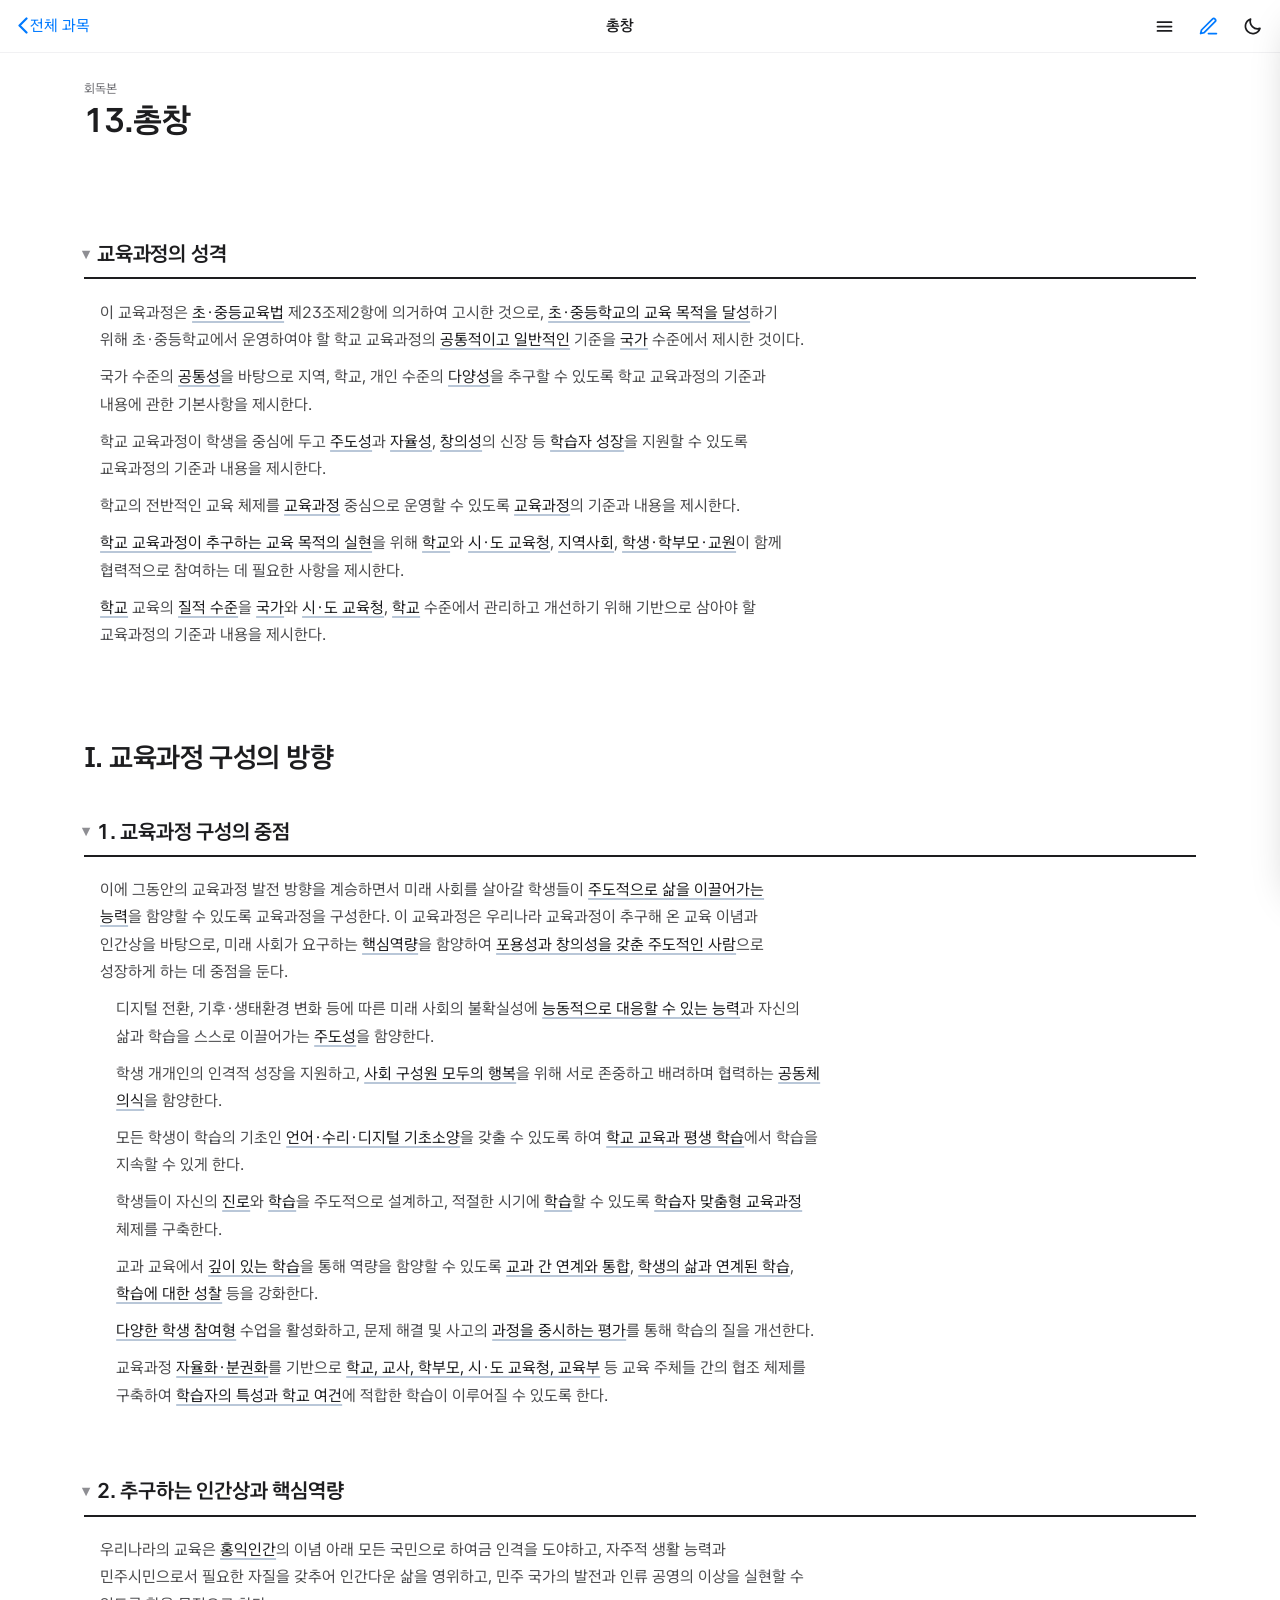
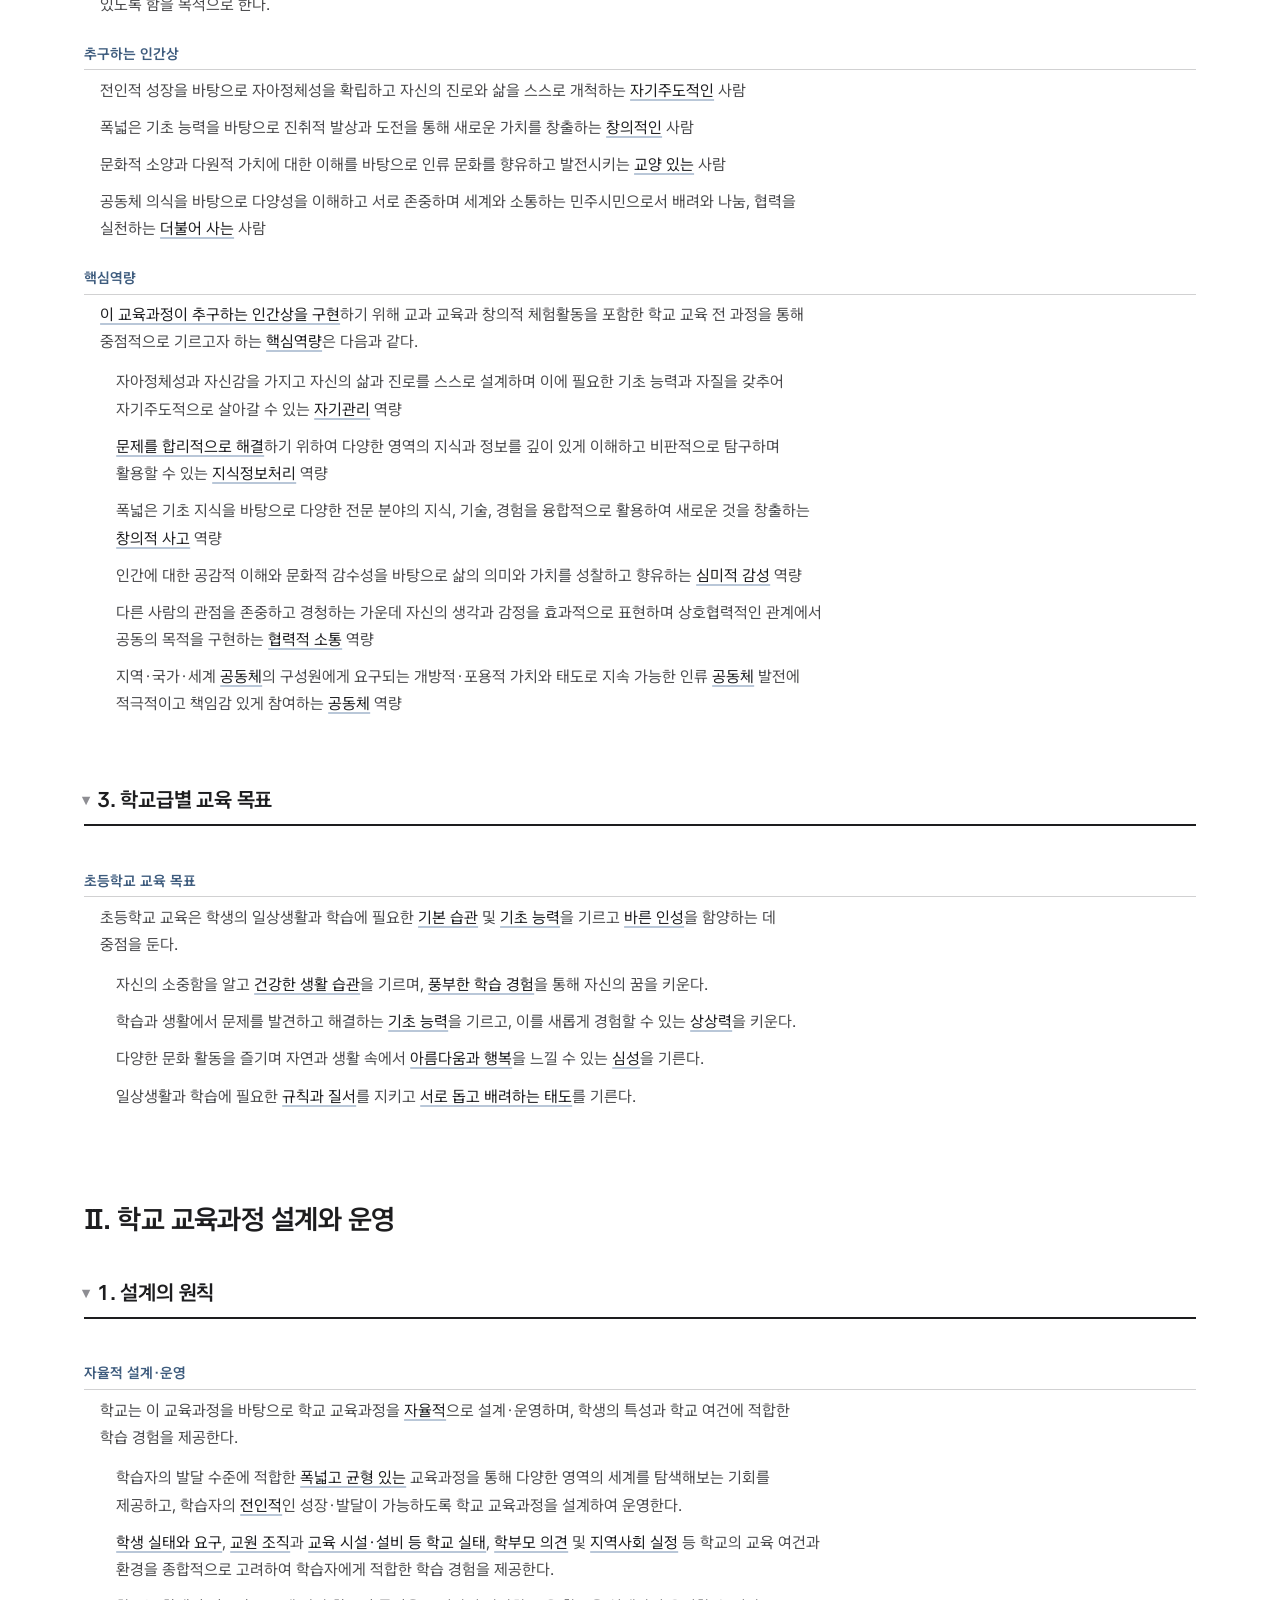
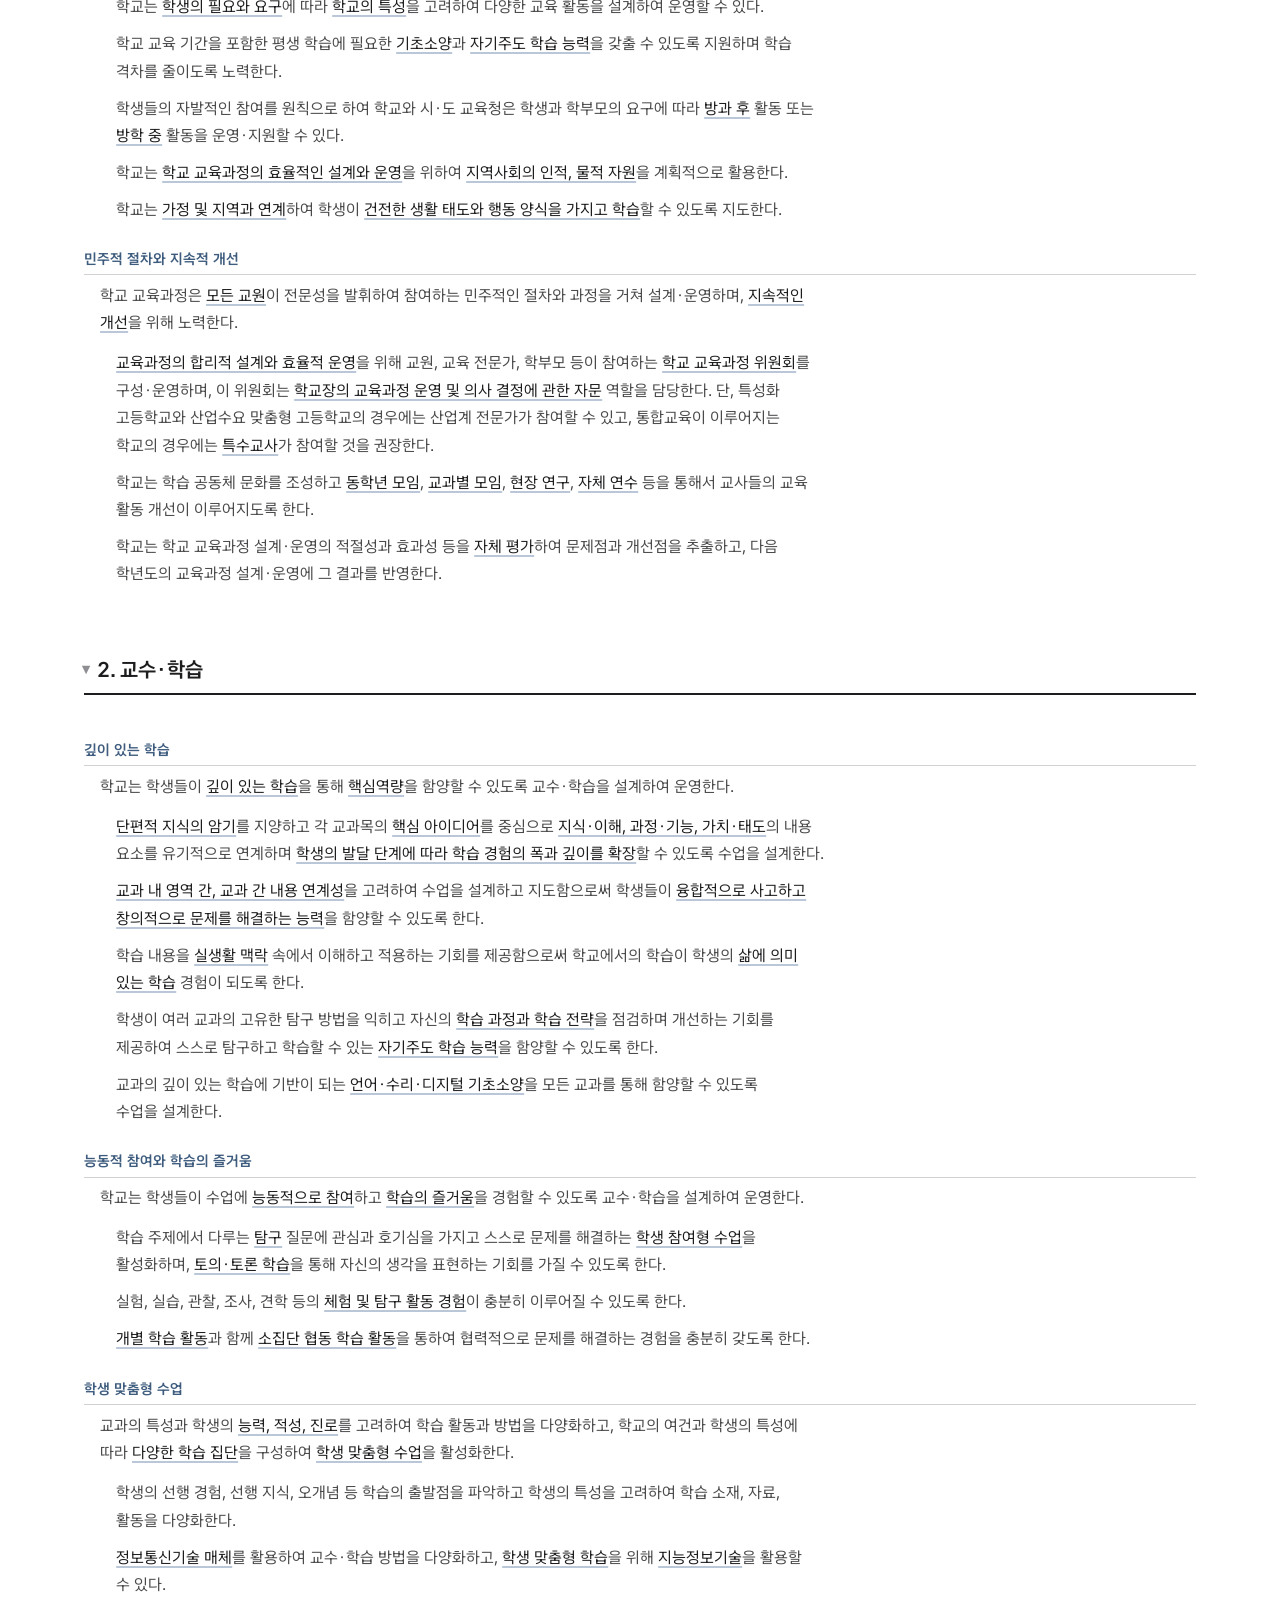
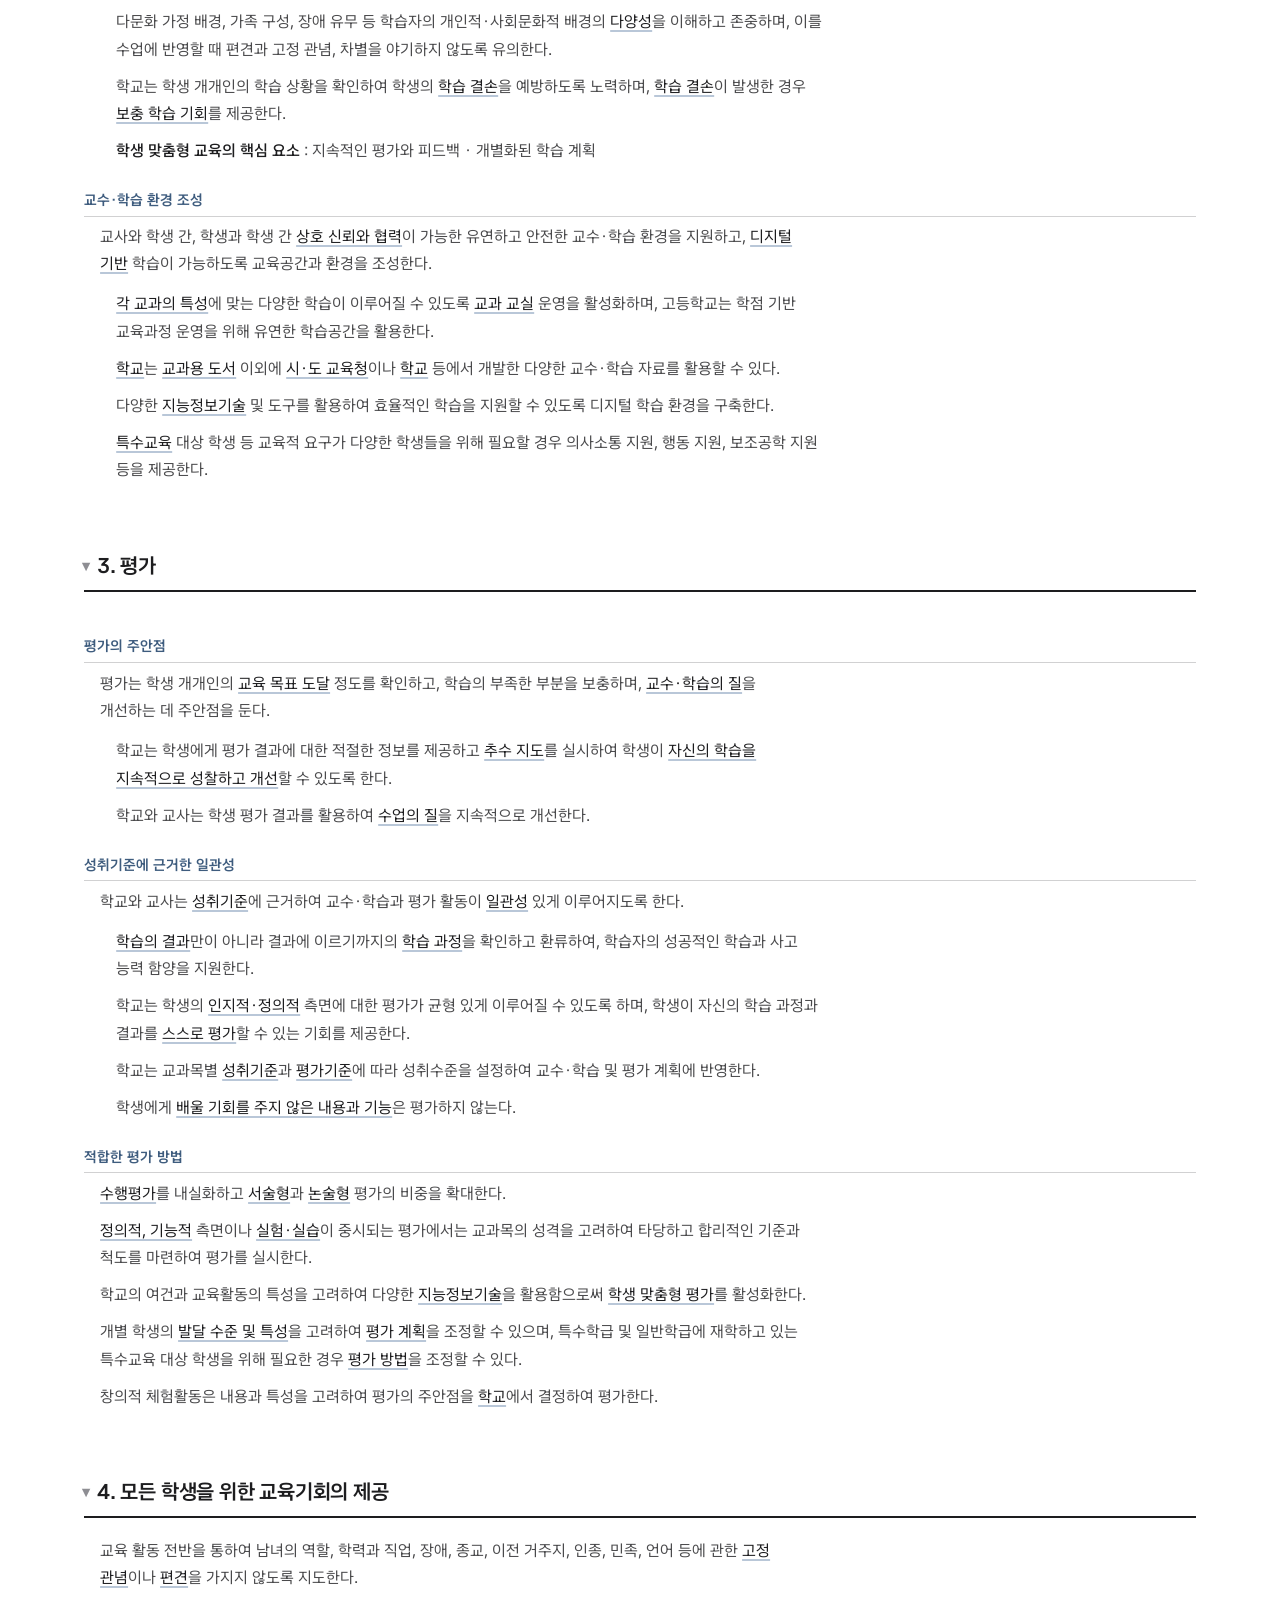
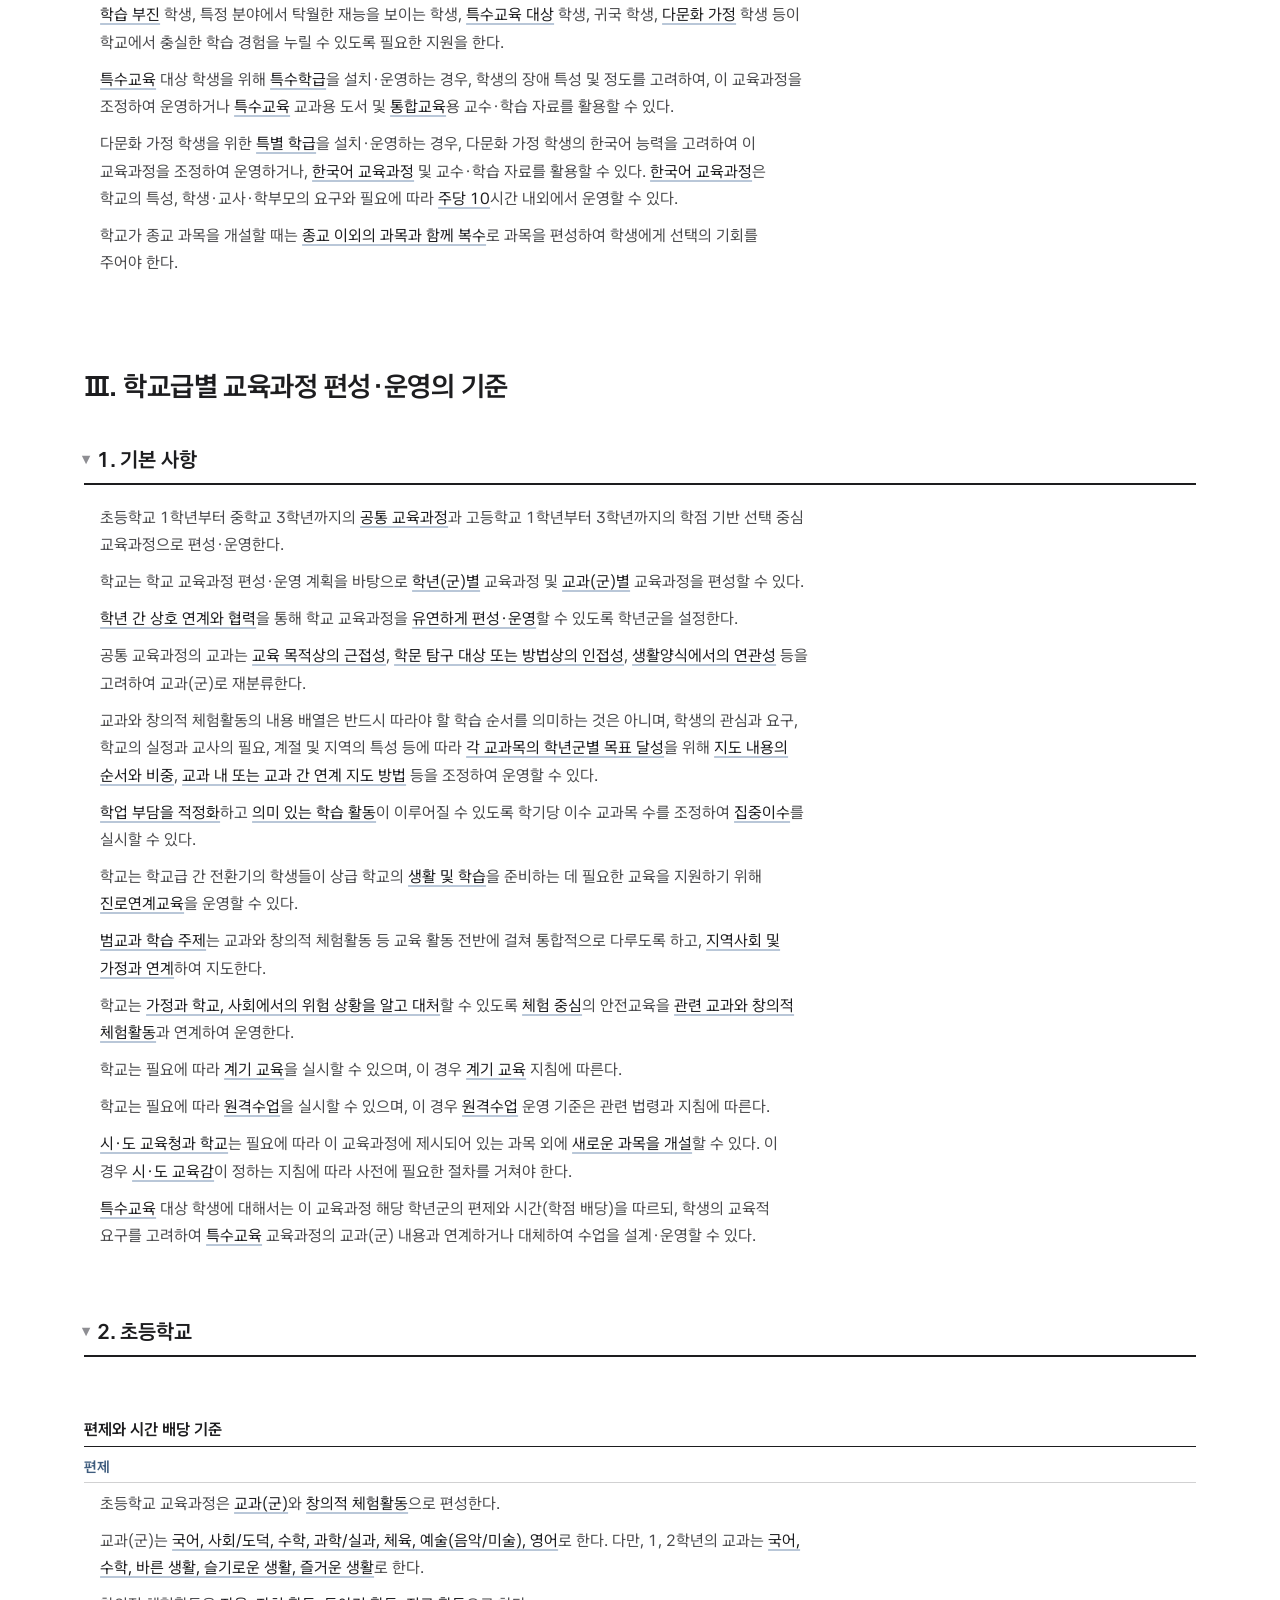
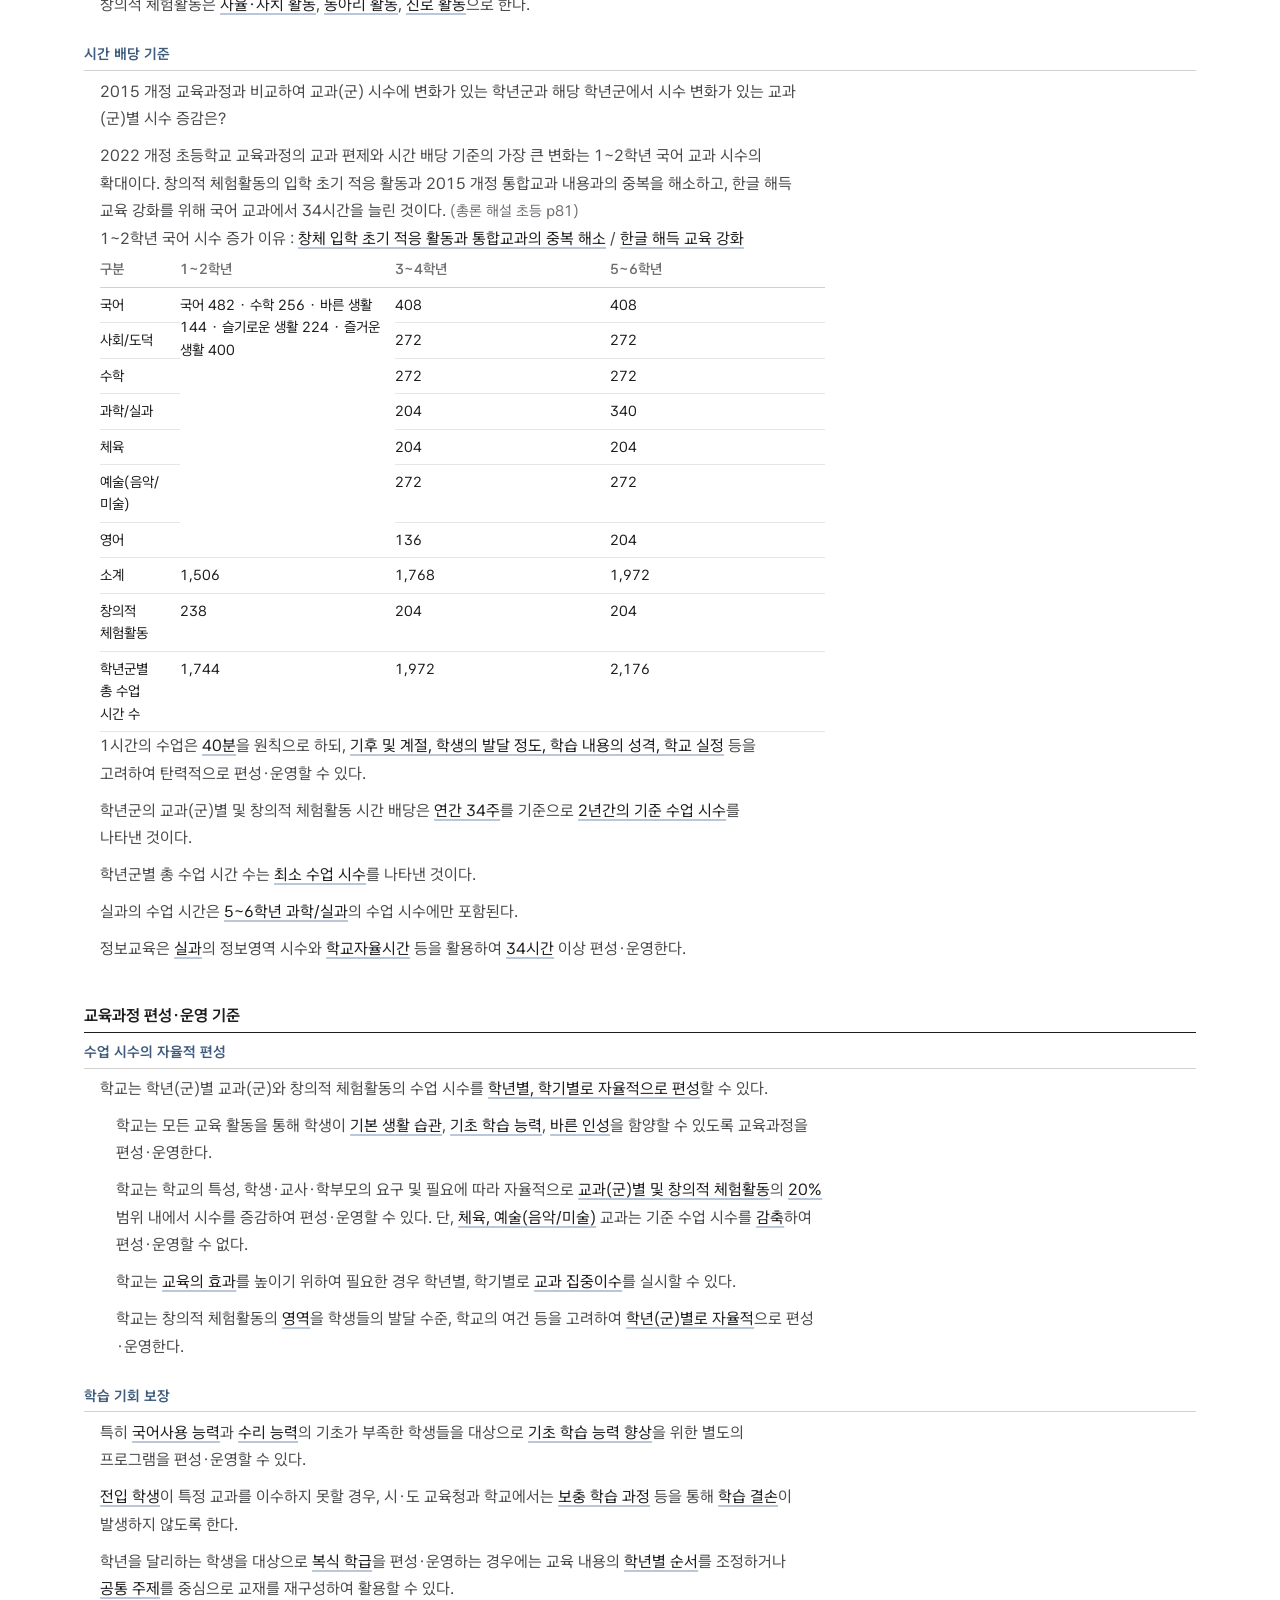
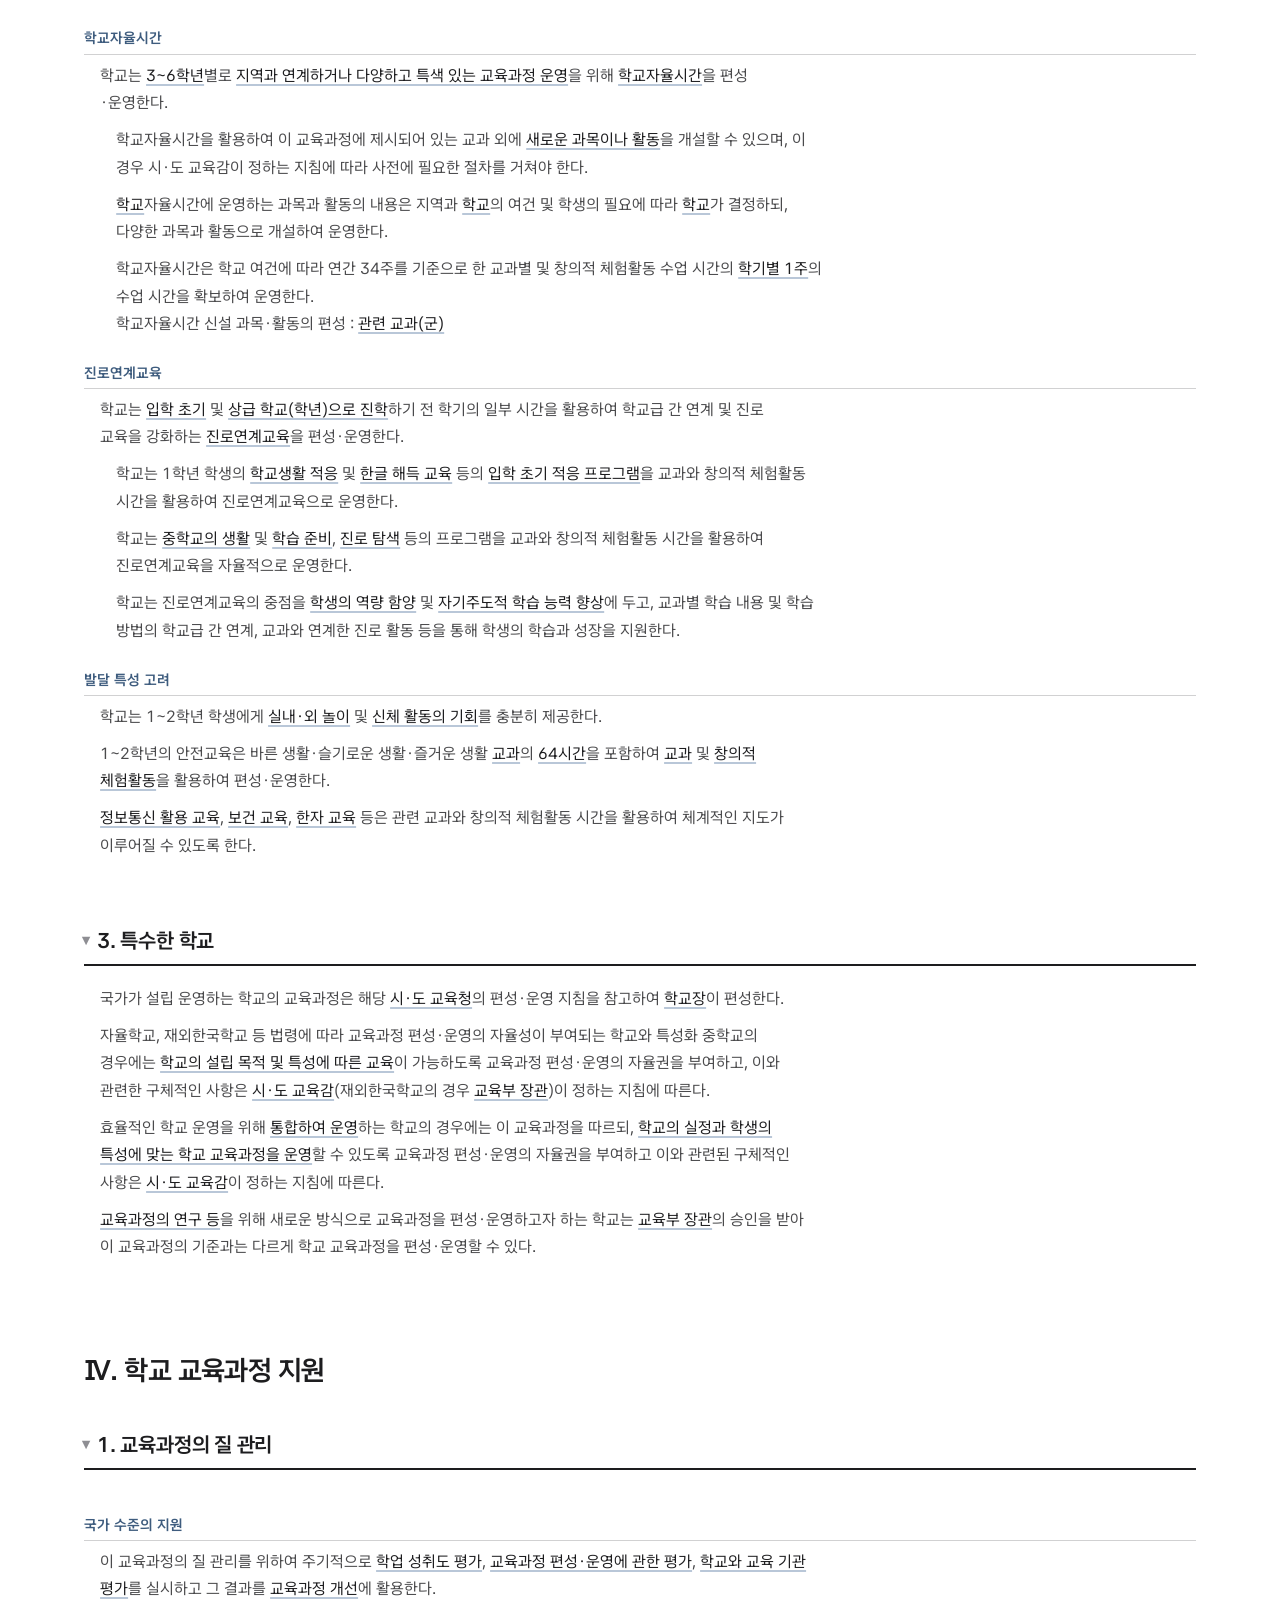
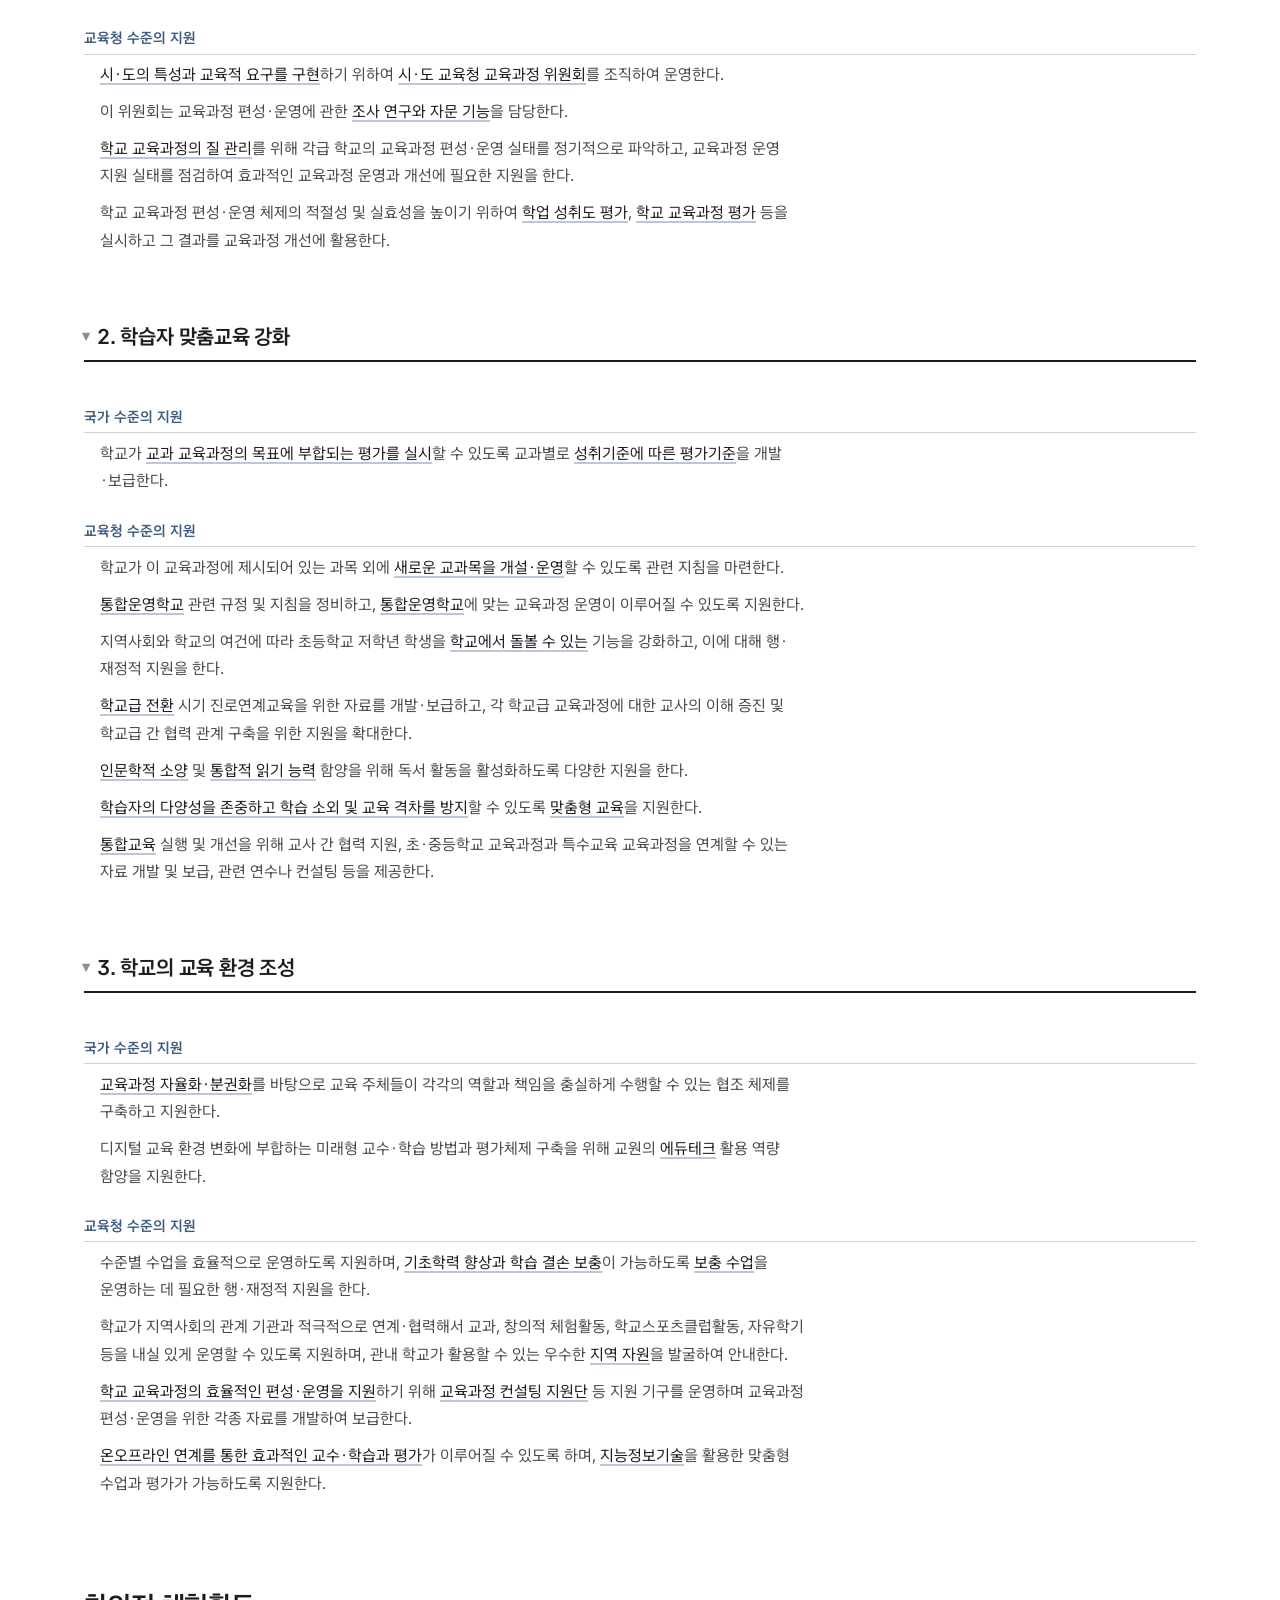
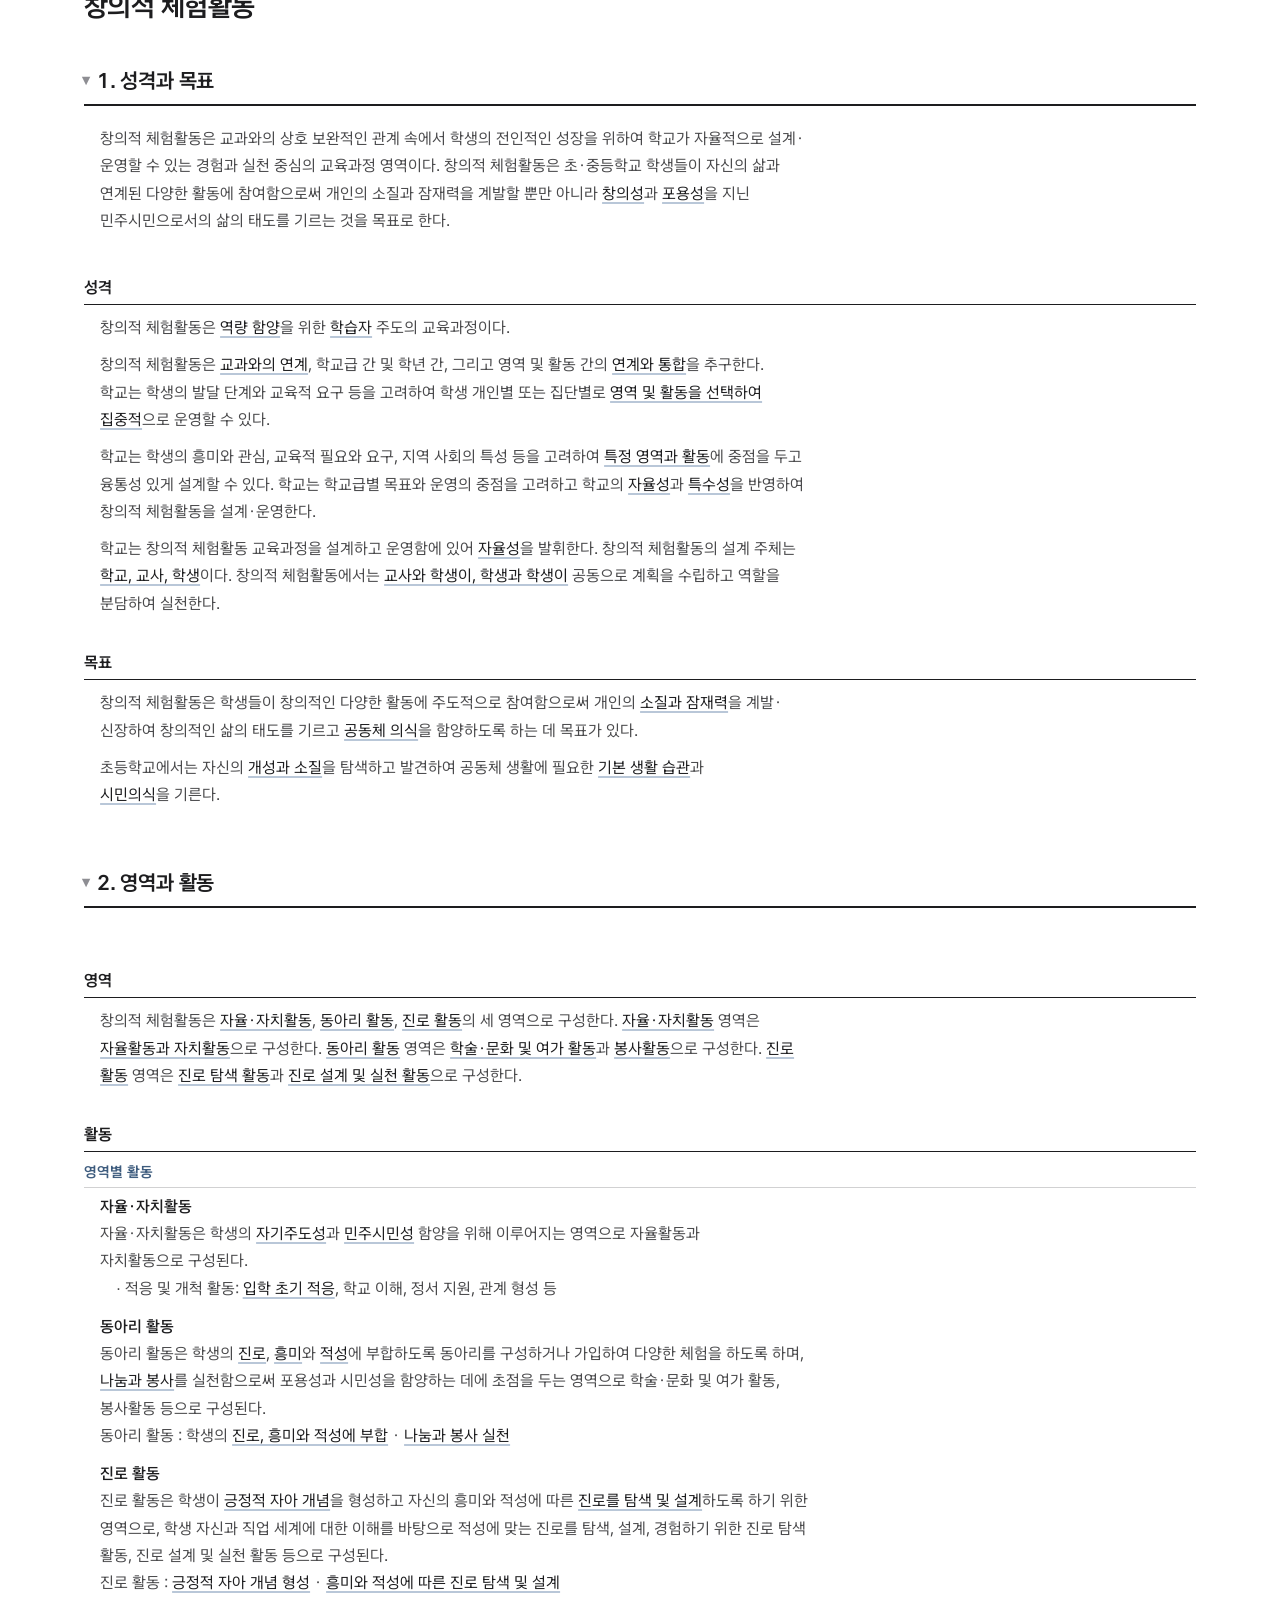
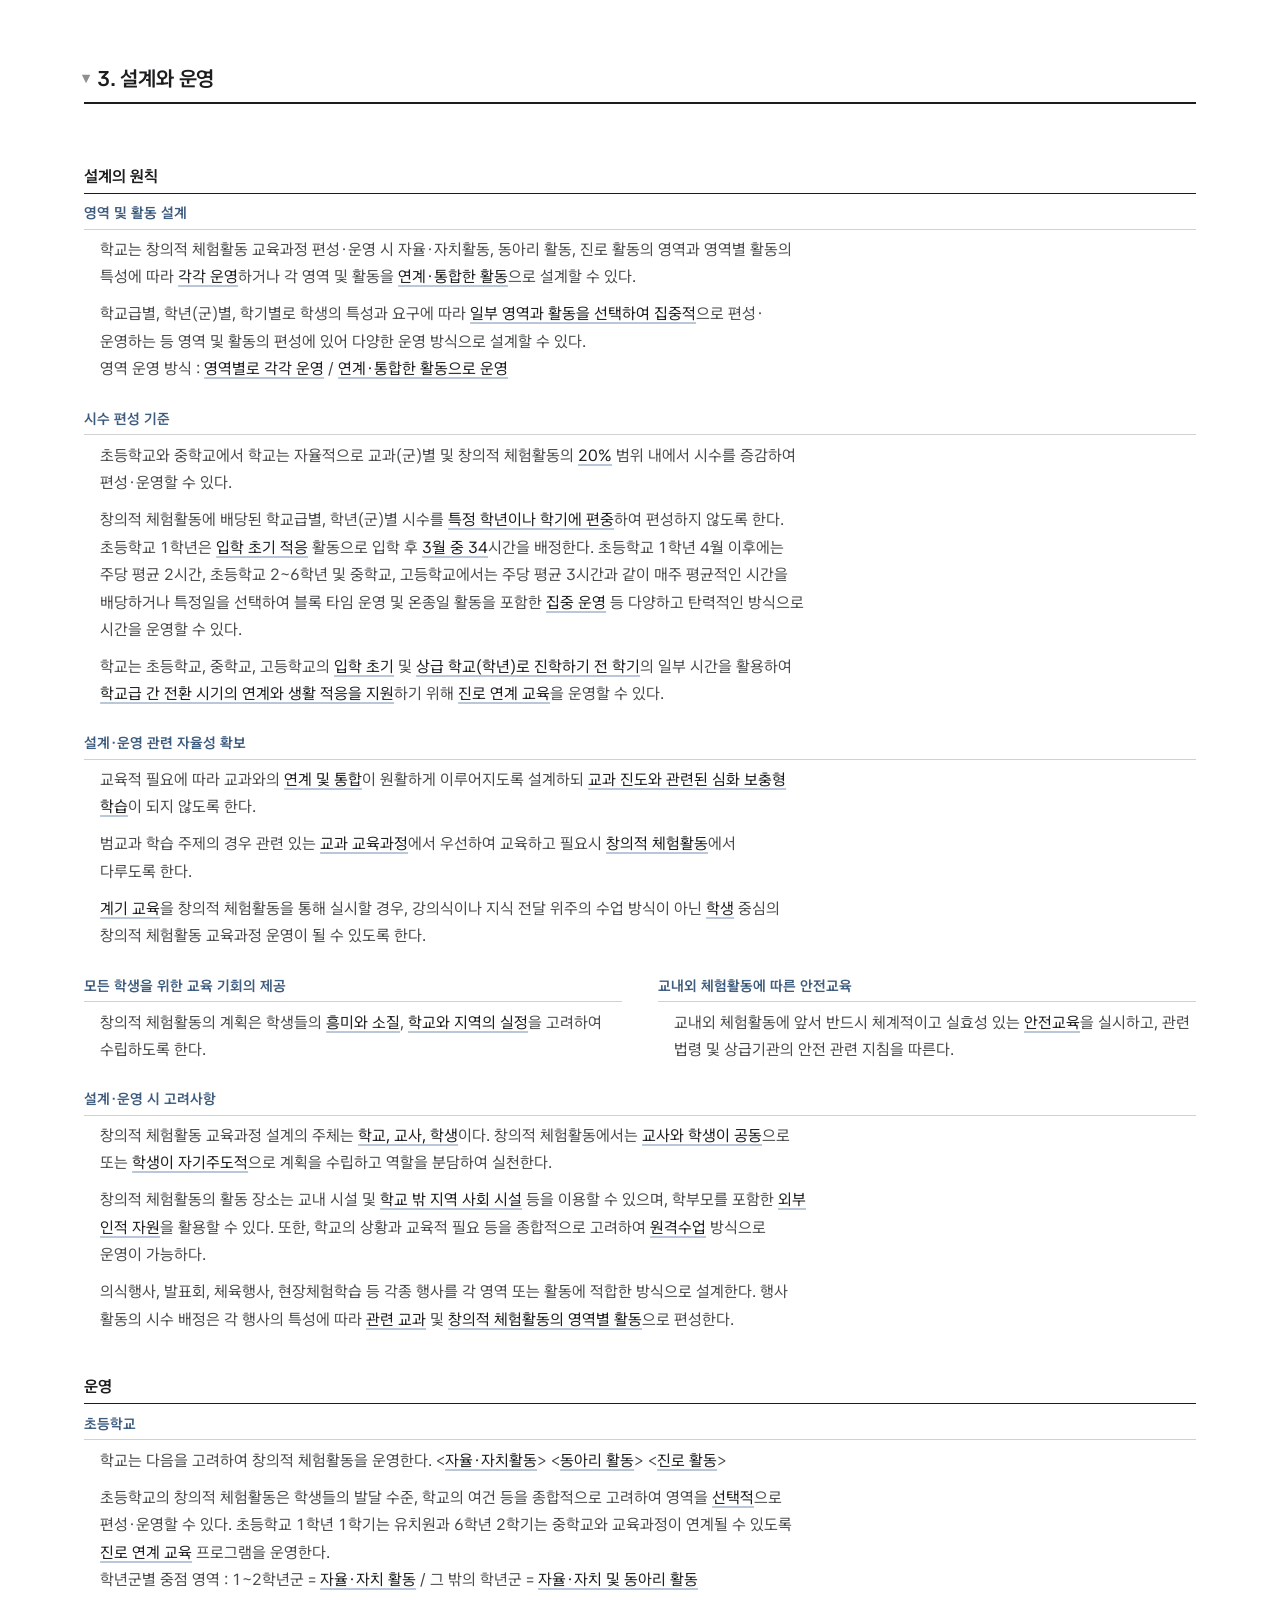
<file: 13.총창.html>
<!doctype html>
<meta charset="utf-8">
<meta name="viewport" content="width=device-width, initial-scale=1">
<title>총창 · 초등 임용 정리 노트</title><link rel="icon" href="icon.svg" type="image/svg+xml"><meta name="description" content="초등 임용 총창 정리 노트 — 과목 개념을 한 판에 정리"><meta property="og:type" content="website"><meta property="og:site_name" content="초등 임용 정리 노트"><meta property="og:title" content="총창 · 초등 임용 정리 노트"><meta property="og:description" content="초등 임용 총창 정리 노트 — 과목 개념을 한 판에 정리"><meta property="og:url" content="https://somnium1357.github.io/review-notes/13.%EC%B4%9D%EC%B0%BD.html">
<link rel="stylesheet" href="kit.css?v=151d3b7f">
<script>document.documentElement.classList.add("v2")</script>
<link rel="preconnect" href="https://fonts.googleapis.com"><link rel="preconnect" href="https://fonts.gstatic.com" crossorigin>
<link rel="stylesheet" href="https://fonts.googleapis.com/css2?family=42dot+Sans:wght@400;500;600;700&display=swap">
<script>window.PAN_ROLE={"교육과정의_성격__2": "절", "Ⅰ._교육과정_구성의_방향_-_1._교육과정_구성의_중점": "절", "Ⅰ._교육과정_구성의_방향_-_2._추구하는_인간상과_핵심역량": "절", "Ⅰ._교육과정_구성의_방향_-_3._학교급별_교육_목표": "절", "초등학교_교육_목표": "칸", "Ⅱ._학교_교육과정_설계와_운영_-_1._설계의_원칙": "절", "Ⅱ._학교_교육과정_설계와_운영_-_2._교수·학습": "절", "Ⅱ._학교_교육과정_설계와_운영_-_3._평가": "절", "Ⅱ._학교_교육과정_설계와_운영_-_4._모든_학생을_위한_교육기회의_제공": "절", "Ⅲ._학교급별_교육과정_편성·운영의_기준_-_1._기본_사항": "절", "Ⅲ._학교급별_교육과정_편성·운영의_기준_-_2._초등학교": "절", "편제와_시간_배당_기준": "머리줄", "1)_편제": "칸", "2)_시간_배당_기준": "칸", "교육과정_편성·운영_기준": "머리줄", "Ⅲ._학교급별_교육과정_편성·운영의_기준_-_3._특수한_학교": "절", "Ⅳ._학교_교육과정_지원_-_1._교육과정의_질_관리": "절", "국가_수준의_지원": "칸", "교육청_수준의_지원": "칸", "Ⅳ._학교_교육과정_지원_-_2._학습자_맞춤교육_강화": "절", "국가_수준의_지원__2": "칸", "교육청_수준의_지원__2": "칸", "Ⅳ._학교_교육과정_지원_-_3._학교의_교육_환경_조성": "절", "국가_수준의_지원__3": "칸", "교육청_수준의_지원__3": "칸", "창의적_체험활동_-_1._성격과_목표": "절", "성격": "머리줄", "목표": "머리줄", "창의적_체험활동_-_2._영역과_활동": "절", "영역": "머리줄", "활동": "머리줄", "(1)_영역별_활동": "칸", "(2)_영역별_내용": "숨김", "창의적_체험활동_-_3._설계와_운영": "절", "설계의_원칙__2": "머리줄", "(1)_영역_및_활동_설계": "칸", "(2)_시수_편성_기준": "칸", "(3)_설계·운영_관련_자율성_확보": "칸", "(4)_모든_학생을_위한_교육_기회의_제공": "칸", "(5)_교내외_체험활동에_따른_안전교육": "칸", "(6)_설계·운영_시_고려사항": "칸", "운영": "머리줄", "(1)_초등학교": "칸", "평가__2": "머리줄", "(1)_학생_평가_계획의_수립": "숨김", "(2)_학생_평가의_방법과_기록": "칸", "(3)_교육과정_평가와_질_관리": "칸", "추구하는_인간상": "칸", "핵심역량": "칸", "자율적_설계·운영": "칸", "민주적_절차와_지속적_개선": "칸", "깊이_있는_학습": "칸", "능동적_참여와_학습의_즐거움": "칸", "학생_맞춤형_수업": "칸", "교수·학습_환경_조성": "칸", "평가의_주안점": "칸", "성취기준에_근거한_일관성": "칸", "적합한_평가_방법": "칸", "수업_시수의_자율적_편성": "칸", "학습_기회_보장": "칸", "학교자율시간": "칸", "진로연계교육": "칸", "발달_특성_고려": "칸"}</script>

<style>

.wrap{width:min(100%,1160px);max-width:none;margin:0 auto;padding:76px clamp(16px,2.5vw,24px) 90px;}
p.note,p.sub{max-width:46em;}

.pg{margin:0;}
.foot{margin-top:40px;padding-top:18px;font-size:13px;}
.foot a{color:var(--sec);}
</style>
<div class="layout">
<aside class="sidebar"><div class="toc-view"><div class="tochead"><a class="toc-switch" href="index.html">← 목록</a><b>13.총창</b></div><div class="tgrp one"><a class="gh" href="#교육과정의_성격">교육과정의 성격</a></div><details class="tgrp" open><summary><a class="gh" href="#Ⅰ._교육과정_구성의_방향">Ⅰ. 교육과정 구성의 방향</a></summary><nav class="tnav"><a href="#Ⅰ._교육과정_구성의_방향_-_1._교육과정_구성의_중점">1. 교육과정 구성의 중점</a><a href="#Ⅰ._교육과정_구성의_방향_-_2._추구하는_인간상과_핵심역량">2. 추구하는 인간상과 핵심역량</a><a href="#Ⅰ._교육과정_구성의_방향_-_3._학교급별_교육_목표">3. 학교급별 교육 목표</a></nav></details><details class="tgrp" open><summary><a class="gh" href="#Ⅱ._학교_교육과정_설계와_운영">Ⅱ. 학교 교육과정 설계와 운영</a></summary><nav class="tnav"><a href="#Ⅱ._학교_교육과정_설계와_운영_-_1._설계의_원칙">1. 설계의 원칙</a><a href="#Ⅱ._학교_교육과정_설계와_운영_-_2._교수·학습">2. 교수·학습</a><a href="#Ⅱ._학교_교육과정_설계와_운영_-_3._평가">3. 평가</a><a href="#Ⅱ._학교_교육과정_설계와_운영_-_4._모든_학생을_위한_교육기회의_제공">4. 모든 학생을 위한 교육기회의 제공</a></nav></details><details class="tgrp" open><summary><a class="gh" href="#Ⅲ._학교급별_교육과정_편성·운영의_기준">Ⅲ. 학교급별 교육과정 편성·운영의 기준</a></summary><nav class="tnav"><a href="#Ⅲ._학교급별_교육과정_편성·운영의_기준_-_1._기본_사항">1. 기본 사항</a><a href="#Ⅲ._학교급별_교육과정_편성·운영의_기준_-_2._초등학교">2. 초등학교</a><a href="#Ⅲ._학교급별_교육과정_편성·운영의_기준_-_3._특수한_학교">3. 특수한 학교</a></nav></details><details class="tgrp" open><summary><a class="gh" href="#Ⅳ._학교_교육과정_지원">Ⅳ. 학교 교육과정 지원</a></summary><nav class="tnav"><a href="#Ⅳ._학교_교육과정_지원_-_1._교육과정의_질_관리">1. 교육과정의 질 관리</a><a href="#Ⅳ._학교_교육과정_지원_-_2._학습자_맞춤교육_강화">2. 학습자 맞춤교육 강화</a><a href="#Ⅳ._학교_교육과정_지원_-_3._학교의_교육_환경_조성">3. 학교의 교육 환경 조성</a></nav></details><details class="tgrp" open><summary><a class="gh" href="#창의적_체험활동">창의적 체험활동</a></summary><nav class="tnav"><a href="#창의적_체험활동_-_1._성격과_목표">1. 성격과 목표</a><a href="#창의적_체험활동_-_2._영역과_활동">2. 영역과 활동</a><a href="#창의적_체험활동_-_3._설계와_운영">3. 설계와 운영</a></nav></details></div><div class="list-view" hidden><div class="tochead"><a class="toc-back" href="#">← 목차</a><b>과목</b></div><nav class="tnav"><a href="1.국어.html">1.국어</a><a href="2.수학.html">2.수학</a><a href="3.영어.html">3.영어</a><a href="4.사회.html">4.사회</a><a href="5.도덕.html">5.도덕</a><a href="6.과학.html">6.과학</a><a href="7.체육.html">7.체육</a><a href="8.음악.html">8.음악</a><a href="9.미술.html">9.미술</a><a href="10.실과.html">10.실과</a><a href="11.통합교과.html">11.통합교과</a><a href="13.총창.html" class="cur">13.총창</a></nav></div></aside>
<main class="wrap">
<p class="eyebrow">회독본</p>
<h1>13.총창</h1>

<section class="pg" id="p901">
<a id="교육과정의_성격"></a>
<h2 id="교육과정의_성격__2">교육과정의 성격</h2>
<div class="ind">
<div class="prose"><p>이 교육과정은 <span class="key">초·중등교육법</span> 제23조제2항에 의거하여 고시한 것으로, <span class="key">초·중등학교의 교육 목적을 달성</span>하기 위해 초·중등학교에서 운영하여야 할 학교 교육과정의 <span class="key">공통적이고 일반적인</span> 기준을 <span class="key">국가</span> 수준에서 제시한 것이다.</p><p>국가 수준의 <span class="key">공통성</span>을 바탕으로 지역, 학교, 개인 수준의 <span class="key">다양성</span>을 추구할 수 있도록 학교 교육과정의 기준과 내용에 관한 기본사항을 제시한다.</p><p>학교 교육과정이 학생을 중심에 두고 <span class="key">주도성</span>과 <span class="key">자율성</span>, <span class="key">창의성</span>의 신장 등 <span class="key">학습자 성장</span>을 지원할 수 있도록 교육과정의 기준과 내용을 제시한다.</p><p>학교의 전반적인 교육 체제를 <span class="key">교육과정</span> 중심으로 운영할 수 있도록 <span class="key">교육과정</span>의 기준과 내용을 제시한다.</p><p><span class="key">학교 교육과정이 추구하는 교육 목적의 실현</span>을 위해 <span class="key">학교</span>와 <span class="key">시·도 교육청</span>, <span class="key">지역사회</span>, <span class="key">학생·학부모·교원</span>이 함께 협력적으로 참여하는 데 필요한 사항을 제시한다.</p><p><span class="key">학교</span> 교육의 <span class="key">질적 수준</span>을 <span class="key">국가</span>와 <span class="key">시·도 교육청</span>, <span class="key">학교</span> 수준에서 관리하고 개선하기 위해 기반으로 삼아야 할 교육과정의 기준과 내용을 제시한다.</p></div>
</div>
</section>
<section class="pg" id="p902">
<div class="part" id="Ⅰ._교육과정_구성의_방향">Ⅰ. 교육과정 구성의 방향</div>
<h2 id="Ⅰ._교육과정_구성의_방향_-_1._교육과정_구성의_중점"><a id="교육과정_구성의_방향_-_1._교육과정_구성의_중점"></a><a id="1._교육과정_구성의_중점"></a><a id="Ⅰ._교육과정_구성의_방향_-_교육과정_구성의_중점"></a><a id="교육과정_구성의_중점"></a>1. 교육과정 구성의 중점</h2>
<div class="ind">

<div class="prose"><p>이에 그동안의 교육과정 발전 방향을 계승하면서 미래 사회를 살아갈 학생들이 <span class="key">주도적으로 삶을 이끌어가는 능력</span>을 함양할 수 있도록 교육과정을 구성한다. 이 교육과정은 우리나라 교육과정이 추구해 온 교육 이념과 인간상을 바탕으로, 미래 사회가 요구하는 <span class="key">핵심역량</span>을 함양하여 <span class="key">포용성과 창의성을 갖춘 주도적인 사람</span>으로 성장하게 하는 데 중점을 둔다.</p></div>
<div class="ind" style="margin-top:.6em"><div class="prose"><p>디지털 전환, 기후·생태환경 변화 등에 따른 미래 사회의 불확실성에 <span class="key">능동적으로 대응할 수 있는 능력</span>과 자신의 삶과 학습을 스스로 이끌어가는 <span class="key">주도성</span>을 함양한다.</p><p>학생 개개인의 인격적 성장을 지원하고, <span class="key">사회 구성원 모두의 행복</span>을 위해 서로 존중하고 배려하며 협력하는 <span class="key">공동체 의식</span>을 함양한다.</p><p>모든 학생이 학습의 기초인 <span class="key">언어·수리·디지털 기초소양</span>을 갖출 수 있도록 하여 <span class="key">학교 교육과 평생 학습</span>에서 학습을 지속할 수 있게 한다.</p><p>학생들이 자신의 <span class="key">진로</span>와 <span class="key">학습</span>을 주도적으로 설계하고, 적절한 시기에 <span class="key">학습</span>할 수 있도록 <span class="key">학습자 맞춤형 교육과정</span> 체제를 구축한다.</p><p>교과 교육에서 <span class="key">깊이 있는 학습</span>을 통해 역량을 함양할 수 있도록 <span class="key">교과 간 연계와 통합</span>, <span class="key">학생의 삶과 연계된 학습</span>, <span class="key">학습에 대한 성찰</span> 등을 강화한다.</p><p><span class="key">다양한 학생 참여형</span> 수업을 활성화하고, 문제 해결 및 사고의 <span class="key">과정을 중시하는 평가</span>를 통해 학습의 질을 개선한다.</p><p>교육과정 <span class="key">자율화·분권화</span>를 기반으로 <span class="key">학교, 교사, 학부모, 시·도 교육청, 교육부</span> 등 교육 주체들 간의 협조 체제를 구축하여 <span class="key">학습자의 특성과 학교 여건</span>에 적합한 학습이 이루어질 수 있도록 한다.</p></div></div>
</div>
</section>
<section class="pg" id="p903">
<h2 id="Ⅰ._교육과정_구성의_방향_-_2._추구하는_인간상과_핵심역량"><a id="교육과정_구성의_방향_-_2._추구하는_인간상과_핵심역량"></a><a id="2._추구하는_인간상과_핵심역량"></a><a id="Ⅰ._교육과정_구성의_방향_-_추구하는_인간상과_핵심역량"></a><a id="추구하는_인간상과_핵심역량"></a>2. 추구하는 인간상과 핵심역량</h2>
<div class="ind">
<div class="prose"><p>우리나라의 교육은 <span class="key">홍익인간</span>의 이념 아래 모든 국민으로 하여금 인격을 도야하고, 자주적 생활 능력과 민주시민으로서 필요한 자질을 갖추어 인간다운 삶을 영위하고, 민주 국가의 발전과 인류 공영의 이상을 실현할 수 있도록 함을 목적으로 한다.</p></div>
</div>

<h3 id="추구하는_인간상">추구하는 인간상</h3>
<div class="ind">
<div class="prose"><p>전인적 성장을 바탕으로 자아정체성을 확립하고 자신의 진로와 삶을 스스로 개척하는 <span class="key">자기주도적인</span> 사람</p><p>폭넓은 기초 능력을 바탕으로 진취적 발상과 도전을 통해 새로운 가치를 창출하는 <span class="key">창의적인</span> 사람</p><p>문화적 소양과 다원적 가치에 대한 이해를 바탕으로 인류 문화를 향유하고 발전시키는 <span class="key">교양 있는</span> 사람</p><p>공동체 의식을 바탕으로 다양성을 이해하고 서로 존중하며 세계와 소통하는 민주시민으로서 배려와 나눔, 협력을 실천하는 <span class="key">더불어 사는</span> 사람</p></div>
</div>
<h3 id="핵심역량">핵심역량</h3>
<div class="ind">
<div class="prose"><p><span class="key">이 교육과정이 추구하는 인간상을 구현</span>하기 위해 교과 교육과 창의적 체험활동을 포함한 학교 교육 전 과정을 통해 중점적으로 기르고자 하는 <span class="key">핵심역량</span>은 다음과 같다.</p></div>
<div class="ind" style="margin-top:.6em"><div class="prose"><p>자아정체성과 자신감을 가지고 자신의 삶과 진로를 스스로 설계하며 이에 필요한 기초 능력과 자질을 갖추어 자기주도적으로 살아갈 수 있는 <span class="key">자기관리</span> 역량</p><p><span class="key">문제를 합리적으로 해결</span>하기 위하여 다양한 영역의 지식과 정보를 깊이 있게 이해하고 비판적으로 탐구하며 활용할 수 있는 <span class="key">지식정보처리</span> 역량</p><p>폭넓은 기초 지식을 바탕으로 다양한 전문 분야의 지식, 기술, 경험을 융합적으로 활용하여 새로운 것을 창출하는 <span class="key">창의적 사고</span> 역량</p><p>인간에 대한 공감적 이해와 문화적 감수성을 바탕으로 삶의 의미와 가치를 성찰하고 향유하는 <span class="key">심미적 감성</span> 역량</p><p>다른 사람의 관점을 존중하고 경청하는 가운데 자신의 생각과 감정을 효과적으로 표현하며 상호협력적인 관계에서 공동의 목적을 구현하는 <span class="key">협력적 소통</span> 역량</p><p>지역·국가·세계 <span class="key">공동체</span>의 구성원에게 요구되는 개방적·포용적 가치와 태도로 지속 가능한 인류 <span class="key">공동체</span> 발전에 적극적이고 책임감 있게 참여하는 <span class="key">공동체</span> 역량</p></div></div>
</div>
</section>
<section class="pg" id="p904">
<h2 id="Ⅰ._교육과정_구성의_방향_-_3._학교급별_교육_목표"><a id="교육과정_구성의_방향_-_3._학교급별_교육_목표"></a><a id="3._학교급별_교육_목표"></a><a id="Ⅰ._교육과정_구성의_방향_-_학교급별_교육_목표"></a><a id="학교급별_교육_목표"></a>3. 학교급별 교육 목표</h2>
<div class="ind">
</div>
<h3 id="초등학교_교육_목표">초등학교 교육 목표</h3>
<div class="ind">

<div class="prose"><p>초등학교 교육은 학생의 일상생활과 학습에 필요한 <span class="key">기본 습관</span> 및 <span class="key">기초 능력</span>을 기르고 <span class="key">바른 인성</span>을 함양하는 데 중점을 둔다.</p></div>
<div class="ind" style="margin-top:.6em"><div class="prose"><p>자신의 소중함을 알고 <span class="key">건강한 생활 습관</span>을 기르며, <span class="key">풍부한 학습 경험</span>을 통해 자신의 꿈을 키운다.</p><p>학습과 생활에서 문제를 발견하고 해결하는 <span class="key">기초 능력</span>을 기르고, 이를 새롭게 경험할 수 있는 <span class="key">상상력</span>을 키운다.</p><p>다양한 문화 활동을 즐기며 자연과 생활 속에서 <span class="key">아름다움과 행복</span>을 느낄 수 있는 <span class="key">심성</span>을 기른다.</p><p>일상생활과 학습에 필요한 <span class="key">규칙과 질서</span>를 지키고 <span class="key">서로 돕고 배려하는 태도</span>를 기른다.</p></div></div>
</div>
</section>
<section class="pg" id="p905">
<div class="part" id="Ⅱ._학교_교육과정_설계와_운영">Ⅱ. 학교 교육과정 설계와 운영</div>
<h2 id="Ⅱ._학교_교육과정_설계와_운영_-_1._설계의_원칙"><a id="학교_교육과정_설계와_운영_-_1._설계의_원칙"></a><a id="1._설계의_원칙"></a><a id="Ⅱ._학교_교육과정_설계와_운영_-_설계의_원칙"></a><a id="설계의_원칙"></a>1. 설계의 원칙</h2>
<div class="ind">

</div>

<h3 id="자율적_설계·운영">자율적 설계·운영</h3>
<div class="ind">
<div class="prose"><p>학교는 이 교육과정을 바탕으로 학교 교육과정을 <span class="key">자율적</span>으로 설계·운영하며, 학생의 특성과 학교 여건에 적합한 학습 경험을 제공한다.</p></div>
<div class="ind" style="margin-top:.6em"><div class="prose"><p>학습자의 발달 수준에 적합한 <span class="key">폭넓고 균형 있는</span> 교육과정을 통해 다양한 영역의 세계를 탐색해보는 기회를 제공하고, 학습자의 <span class="key">전인적</span>인 성장·발달이 가능하도록 학교 교육과정을 설계하여 운영한다.</p><p><span class="key">학생 실태와 요구</span>, <span class="key">교원 조직</span>과 <span class="key">교육 시설·설비 등 학교 실태</span>, <span class="key">학부모 의견</span> 및 <span class="key">지역사회 실정</span> 등 학교의 교육 여건과 환경을 종합적으로 고려하여 학습자에게 적합한 학습 경험을 제공한다.</p><p>학교는 <span class="key">학생의 필요와 요구</span>에 따라 <span class="key">학교의 특성</span>을 고려하여 다양한 교육 활동을 설계하여 운영할 수 있다.</p><p>학교 교육 기간을 포함한 평생 학습에 필요한 <span class="key">기초소양</span>과 <span class="key">자기주도 학습 능력</span>을 갖출 수 있도록 지원하며 학습 격차를 줄이도록 노력한다.</p><p>학생들의 자발적인 참여를 원칙으로 하여 학교와 시·도 교육청은 학생과 학부모의 요구에 따라 <span class="key">방과 후</span> 활동 또는 <span class="key">방학 중</span> 활동을 운영·지원할 수 있다.</p><p>학교는 <span class="key">학교 교육과정의 효율적인 설계와 운영</span>을 위하여 <span class="key">지역사회의 인적, 물적 자원</span>을 계획적으로 활용한다.</p><p>학교는 <span class="key">가정 및 지역과 연계</span>하여 학생이 <span class="key">건전한 생활 태도와 행동 양식을 가지고 학습</span>할 수 있도록 지도한다.</p></div></div>
</div>
<h3 id="민주적_절차와_지속적_개선">민주적 절차와 지속적 개선</h3>
<div class="ind">
<div class="prose"><p>학교 교육과정은 <span class="key">모든 교원</span>이 전문성을 발휘하여 참여하는 민주적인 절차와 과정을 거쳐 설계·운영하며, <span class="key">지속적인 개선</span>을 위해 노력한다.</p></div>
<div class="ind" style="margin-top:.6em"><div class="prose"><p><span class="key">교육과정의 합리적 설계와 효율적 운영</span>을 위해 교원, 교육 전문가, 학부모 등이 참여하는 <span class="key">학교 교육과정 위원회</span>를 구성·운영하며, 이 위원회는 <span class="key">학교장의 교육과정 운영 및 의사 결정에 관한 자문</span> 역할을 담당한다. 단, 특성화 고등학교와 산업수요 맞춤형 고등학교의 경우에는 산업계 전문가가 참여할 수 있고, 통합교육이 이루어지는 학교의 경우에는 <span class="key">특수교사</span>가 참여할 것을 권장한다.</p><p>학교는 학습 공동체 문화를 조성하고 <span class="key">동학년 모임</span>, <span class="key">교과별 모임</span>, <span class="key">현장 연구</span>, <span class="key">자체 연수</span> 등을 통해서 교사들의 교육 활동 개선이 이루어지도록 한다.</p><p>학교는 학교 교육과정 설계·운영의 적절성과 효과성 등을 <span class="key">자체 평가</span>하여 문제점과 개선점을 추출하고, 다음 학년도의 교육과정 설계·운영에 그 결과를 반영한다.</p></div></div>
</div>
</section>
<section class="pg" id="p906">
<h2 id="Ⅱ._학교_교육과정_설계와_운영_-_2._교수·학습"><a id="학교_교육과정_설계와_운영_-_2._교수·학습"></a><a id="2._교수·학습"></a><a id="Ⅱ._학교_교육과정_설계와_운영_-_교수·학습"></a><a id="교수·학습"></a>2. 교수·학습</h2>
<div class="ind">

</div>

<h3 id="깊이_있는_학습">깊이 있는 학습</h3>
<div class="ind">
<div class="prose"><p>학교는 학생들이 <span class="key">깊이 있는 학습</span>을 통해 <span class="key">핵심역량</span>을 함양할 수 있도록 교수·학습을 설계하여 운영한다.</p></div>
<div class="ind" style="margin-top:.6em"><div class="prose"><p><span class="key">단편적 지식의 암기</span>를 지양하고 각 교과목의 <span class="key">핵심 아이디어</span>를 중심으로 <span class="key">지식·이해, 과정·기능, 가치·태도</span>의 내용 요소를 유기적으로 연계하며 <span class="key">학생의 발달 단계에 따라 학습 경험의 폭과 깊이를 확장</span>할 수 있도록 수업을 설계한다.</p><p><span class="key">교과 내 영역 간, 교과 간 내용 연계성</span>을 고려하여 수업을 설계하고 지도함으로써 학생들이 <span class="key">융합적으로 사고하고 창의적으로 문제를 해결하는 능력</span>을 함양할 수 있도록 한다.</p><p>학습 내용을 <span class="key">실생활 맥락</span> 속에서 이해하고 적용하는 기회를 제공함으로써 학교에서의 학습이 학생의 <span class="key">삶에 의미 있는 학습</span> 경험이 되도록 한다.</p><p>학생이 여러 교과의 고유한 탐구 방법을 익히고 자신의 <span class="key">학습 과정과 학습 전략</span>을 점검하며 개선하는 기회를 제공하여 스스로 탐구하고 학습할 수 있는 <span class="key">자기주도 학습 능력</span>을 함양할 수 있도록 한다.</p><p>교과의 깊이 있는 학습에 기반이 되는 <span class="key">언어·수리·디지털 기초소양</span>을 모든 교과를 통해 함양할 수 있도록 수업을 설계한다.</p></div></div>
</div>
<h3 id="능동적_참여와_학습의_즐거움">능동적 참여와 학습의 즐거움</h3>
<div class="ind">
<div class="prose"><p>학교는 학생들이 수업에 <span class="key">능동적으로 참여</span>하고 <span class="key">학습의 즐거움</span>을 경험할 수 있도록 교수·학습을 설계하여 운영한다.</p></div>
<div class="ind" style="margin-top:.6em"><div class="prose"><p>학습 주제에서 다루는 <span class="key">탐구</span> 질문에 관심과 호기심을 가지고 스스로 문제를 해결하는 <span class="key">학생 참여형 수업</span>을 활성화하며, <span class="key">토의·토론 학습</span>을 통해 자신의 생각을 표현하는 기회를 가질 수 있도록 한다.</p><p>실험, 실습, 관찰, 조사, 견학 등의 <span class="key">체험 및 탐구 활동 경험</span>이 충분히 이루어질 수 있도록 한다.</p><p><span class="key">개별 학습 활동</span>과 함께 <span class="key">소집단 협동 학습 활동</span>을 통하여 협력적으로 문제를 해결하는 경험을 충분히 갖도록 한다.</p></div></div>
</div>
<h3 id="학생_맞춤형_수업">학생 맞춤형 수업</h3>
<div class="ind">
<div class="prose"><p>교과의 특성과 학생의 <span class="key">능력, 적성, 진로</span>를 고려하여 학습 활동과 방법을 다양화하고, 학교의 여건과 학생의 특성에 따라 <span class="key">다양한 학습 집단</span>을 구성하여 <span class="key">학생 맞춤형 수업</span>을 활성화한다.</p></div>
<div class="ind" style="margin-top:.6em"><div class="prose"><p>학생의 선행 경험, 선행 지식, 오개념 등 학습의 출발점을 파악하고 학생의 특성을 고려하여 학습 소재, 자료, 활동을 다양화한다.</p><p><span class="key">정보통신기술 매체</span>를 활용하여 교수·학습 방법을 다양화하고, <span class="key">학생 맞춤형 학습</span>을 위해 <span class="key">지능정보기술</span>을 활용할 수 있다.</p><p>다문화 가정 배경, 가족 구성, 장애 유무 등 학습자의 개인적·사회문화적 배경의 <span class="key">다양성</span>을 이해하고 존중하며, 이를 수업에 반영할 때 편견과 고정 관념, 차별을 야기하지 않도록 유의한다.</p><p>학교는 학생 개개인의 학습 상황을 확인하여 학생의 <span class="key">학습 결손</span>을 예방하도록 노력하며, <span class="key">학습 결손</span>이 발생한 경우 <span class="key">보충 학습 기회</span>를 제공한다.</p><p><span class="term">학생 맞춤형 교육의 핵심 요소</span> : 지속적인 평가와 피드백 · 개별화된 학습 계획 </p></div></div>

</div>
<h3 id="교수·학습_환경_조성">교수·학습 환경 조성</h3>
<div class="ind">
<div class="prose"><p>교사와 학생 간, 학생과 학생 간 <span class="key">상호 신뢰와 협력</span>이 가능한 유연하고 안전한 교수·학습 환경을 지원하고, <span class="key">디지털 기반</span> 학습이 가능하도록 교육공간과 환경을 조성한다.</p></div>
<div class="ind" style="margin-top:.6em"><div class="prose"><p><span class="key">각 교과의 특성</span>에 맞는 다양한 학습이 이루어질 수 있도록 <span class="key">교과 교실</span> 운영을 활성화하며, 고등학교는 학점 기반 교육과정 운영을 위해 유연한 학습공간을 활용한다.</p><p><span class="key">학교</span>는 <span class="key">교과용 도서</span> 이외에 <span class="key">시·도 교육청</span>이나 <span class="key">학교</span> 등에서 개발한 다양한 교수·학습 자료를 활용할 수 있다.</p><p>다양한 <span class="key">지능정보기술</span> 및 도구를 활용하여 효율적인 학습을 지원할 수 있도록 디지털 학습 환경을 구축한다.</p><p><span class="key">특수교육</span> 대상 학생 등 교육적 요구가 다양한 학생들을 위해 필요할 경우 의사소통 지원, 행동 지원, 보조공학 지원 등을 제공한다.</p></div></div>
</div>
</section>
<section class="pg" id="p907">
<h2 id="Ⅱ._학교_교육과정_설계와_운영_-_3._평가"><a id="학교_교육과정_설계와_운영_-_3._평가"></a><a id="3._평가"></a><a id="Ⅱ._학교_교육과정_설계와_운영_-_평가"></a><a id="평가"></a>3. 평가</h2>
<div class="ind">

</div>

<h3 id="평가의_주안점">평가의 주안점</h3>
<div class="ind">
<div class="prose"><p>평가는 학생 개개인의 <span class="key">교육 목표 도달</span> 정도를 확인하고, 학습의 부족한 부분을 보충하며, <span class="key">교수·학습의 질</span>을 개선하는 데 주안점을 둔다.</p></div>
<div class="ind" style="margin-top:.6em"><div class="prose"><p>학교는 학생에게 평가 결과에 대한 적절한 정보를 제공하고 <span class="key">추수 지도</span>를 실시하여 학생이 <span class="key">자신의 학습을 지속적으로 성찰하고 개선</span>할 수 있도록 한다.</p><p>학교와 교사는 학생 평가 결과를 활용하여 <span class="key">수업의 질</span>을 지속적으로 개선한다.</p></div></div>
</div>
<h3 id="성취기준에_근거한_일관성">성취기준에 근거한 일관성</h3>
<div class="ind">
<div class="prose"><p>학교와 교사는 <span class="key">성취기준</span>에 근거하여 교수·학습과 평가 활동이 <span class="key">일관성</span> 있게 이루어지도록 한다.</p></div>
<div class="ind" style="margin-top:.6em"><div class="prose"><p><span class="key">학습의 결과</span>만이 아니라 결과에 이르기까지의 <span class="key">학습 과정</span>을 확인하고 환류하여, 학습자의 성공적인 학습과 사고 능력 함양을 지원한다.</p><p>학교는 학생의 <span class="key">인지적·정의적</span> 측면에 대한 평가가 균형 있게 이루어질 수 있도록 하며, 학생이 자신의 학습 과정과 결과를 <span class="key">스스로 평가</span>할 수 있는 기회를 제공한다.</p><p>학교는 교과목별 <span class="key">성취기준</span>과 <span class="key">평가기준</span>에 따라 성취수준을 설정하여 교수·학습 및 평가 계획에 반영한다.</p><p>학생에게 <span class="key">배울 기회를 주지 않은 내용과 기능</span>은 평가하지 않는다.</p></div></div>
</div>
<h3 id="적합한_평가_방법">적합한 평가 방법</h3>
<div class="ind">
<div class="prose"><p><span class="key">수행평가</span>를 내실화하고 <span class="key">서술형</span>과 <span class="key">논술형</span> 평가의 비중을 확대한다.</p><p><span class="key">정의적, 기능적</span> 측면이나 <span class="key">실험·실습</span>이 중시되는 평가에서는 교과목의 성격을 고려하여 타당하고 합리적인 기준과 척도를 마련하여 평가를 실시한다.</p><p>학교의 여건과 교육활동의 특성을 고려하여 다양한 <span class="key">지능정보기술</span>을 활용함으로써 <span class="key">학생 맞춤형 평가</span>를 활성화한다.</p><p>개별 학생의 <span class="key">발달 수준 및 특성</span>을 고려하여 <span class="key">평가 계획</span>을 조정할 수 있으며, 특수학급 및 일반학급에 재학하고 있는 특수교육 대상 학생을 위해 필요한 경우 <span class="key">평가 방법</span>을 조정할 수 있다.</p><p>창의적 체험활동은 내용과 특성을 고려하여 평가의 주안점을 <span class="key">학교</span>에서 결정하여 평가한다.</p></div>
</div>
</section>
<section class="pg" id="p908">
<h2 id="Ⅱ._학교_교육과정_설계와_운영_-_4._모든_학생을_위한_교육기회의_제공"><a id="학교_교육과정_설계와_운영_-_4._모든_학생을_위한_교육기회의_제공"></a><a id="4._모든_학생을_위한_교육기회의_제공"></a><a id="Ⅱ._학교_교육과정_설계와_운영_-_모든_학생을_위한_교육기회의_제공"></a><a id="모든_학생을_위한_교육기회의_제공"></a>4. 모든 학생을 위한 교육기회의 제공</h2>
<div class="ind">
<div class="prose"><p>교육 활동 전반을 통하여 남녀의 역할, 학력과 직업, 장애, 종교, 이전 거주지, 인종, 민족, 언어 등에 관한 <span class="key">고정 관념</span>이나 <span class="key">편견</span>을 가지지 않도록 지도한다.</p><p><span class="key">학습 부진</span> 학생, 특정 분야에서 탁월한 재능을 보이는 학생, <span class="key">특수교육 대상</span> 학생, 귀국 학생, <span class="key">다문화 가정</span> 학생 등이 학교에서 충실한 학습 경험을 누릴 수 있도록 필요한 지원을 한다.</p><p><span class="key">특수교육</span> 대상 학생을 위해 <span class="key">특수학급</span>을 설치·운영하는 경우, 학생의 장애 특성 및 정도를 고려하여, 이 교육과정을 조정하여 운영하거나 <span class="key">특수교육</span> 교과용 도서 및 <span class="key">통합교육</span>용 교수·학습 자료를 활용할 수 있다.</p><p>다문화 가정 학생을 위한 <span class="key">특별 학급</span>을 설치·운영하는 경우, 다문화 가정 학생의 한국어 능력을 고려하여 이 교육과정을 조정하여 운영하거나, <span class="key">한국어 교육과정</span> 및 교수·학습 자료를 활용할 수 있다. <span class="key">한국어 교육과정</span>은 학교의 특성, 학생·교사·학부모의 요구와 필요에 따라 <span class="key">주당 10</span>시간 내외에서 운영할 수 있다.</p><p>학교가 종교 과목을 개설할 때는 <span class="key">종교 이외의 과목과 함께 복수</span>로 과목을 편성하여 학생에게 선택의 기회를 주어야 한다.</p></div>
</div>
</section>
<section class="pg" id="p909">
<div class="part" id="Ⅲ._학교급별_교육과정_편성·운영의_기준">Ⅲ. 학교급별 교육과정 편성·운영의 기준</div>
<h2 id="Ⅲ._학교급별_교육과정_편성·운영의_기준_-_1._기본_사항"><a id="학교급별_교육과정_편성·운영의_기준_-_1._기본_사항"></a><a id="1._기본_사항"></a><a id="Ⅲ._학교급별_교육과정_편성·운영의_기준_-_기본_사항"></a><a id="기본_사항"></a>1. 기본 사항</h2>
<div class="ind">
<div class="prose"><p>초등학교 1학년부터 중학교 3학년까지의 <span class="key">공통 교육과정</span>과 고등학교 1학년부터 3학년까지의 학점 기반 선택 중심 교육과정으로 편성·운영한다.</p><p>학교는 학교 교육과정 편성·운영 계획을 바탕으로 <span class="key">학년(군)별</span> 교육과정 및 <span class="key">교과(군)별</span> 교육과정을 편성할 수 있다.</p><p><span class="key">학년 간 상호 연계와 협력</span>을 통해 학교 교육과정을 <span class="key">유연하게 편성·운영</span>할 수 있도록 학년군을 설정한다.</p><p>공통 교육과정의 교과는 <span class="key">교육 목적상의 근접성</span>, <span class="key">학문 탐구 대상 또는 방법상의 인접성</span>, <span class="key">생활양식에서의 연관성</span> 등을 고려하여 교과(군)로 재분류한다.</p><p>교과와 창의적 체험활동의 내용 배열은 반드시 따라야 할 학습 순서를 의미하는 것은 아니며, 학생의 관심과 요구, 학교의 실정과 교사의 필요, 계절 및 지역의 특성 등에 따라 <span class="key">각 교과목의 학년군별 목표 달성</span>을 위해 <span class="key">지도 내용의 순서와 비중</span>, <span class="key">교과 내 또는 교과 간 연계 지도 방법</span> 등을 조정하여 운영할 수 있다.</p><p><span class="key">학업 부담을 적정화</span>하고 <span class="key">의미 있는 학습 활동</span>이 이루어질 수 있도록 학기당 이수 교과목 수를 조정하여 <span class="key">집중이수</span>를 실시할 수 있다.</p><p>학교는 학교급 간 전환기의 학생들이 상급 학교의 <span class="key">생활 및 학습</span>을 준비하는 데 필요한 교육을 지원하기 위해 <span class="key">진로연계교육</span>을 운영할 수 있다.</p><p><span class="key">범교과 학습 주제</span>는 교과와 창의적 체험활동 등 교육 활동 전반에 걸쳐 통합적으로 다루도록 하고, <span class="key">지역사회 및 가정과 연계</span>하여 지도한다.</p><p>학교는 <span class="key">가정과 학교, 사회에서의 위험 상황을 알고 대처</span>할 수 있도록 <span class="key">체험 중심</span>의 안전교육을 <span class="key">관련 교과와 창의적 체험활동</span>과 연계하여 운영한다.</p><p>학교는 필요에 따라 <span class="key">계기 교육</span>을 실시할 수 있으며, 이 경우 <span class="key">계기 교육</span> 지침에 따른다.</p><p>학교는 필요에 따라 <span class="key">원격수업</span>을 실시할 수 있으며, 이 경우 <span class="key">원격수업</span> 운영 기준은 관련 법령과 지침에 따른다.</p><p><span class="key">시·도 교육청과 학교</span>는 필요에 따라 이 교육과정에 제시되어 있는 과목 외에 <span class="key">새로운 과목을 개설</span>할 수 있다. 이 경우 <span class="key">시·도 교육감</span>이 정하는 지침에 따라 사전에 필요한 절차를 거쳐야 한다.</p><p><span class="key">특수교육</span> 대상 학생에 대해서는 이 교육과정 해당 학년군의 편제와 시간(학점 배당)을 따르되, 학생의 교육적 요구를 고려하여 <span class="key">특수교육</span> 교육과정의 교과(군) 내용과 연계하거나 대체하여 수업을 설계·운영할 수 있다.</p></div>
</div>
</section>
<section class="pg" id="p910">
<h2 id="Ⅲ._학교급별_교육과정_편성·운영의_기준_-_2._초등학교"><a id="학교급별_교육과정_편성·운영의_기준_-_2._초등학교"></a><a id="2._초등학교"></a><a id="Ⅲ._학교급별_교육과정_편성·운영의_기준_-_초등학교"></a><a id="초등학교"></a>2. 초등학교</h2>
<div class="ind">
</div>
<h3 id="편제와_시간_배당_기준">편제와 시간 배당 기준</h3>
<div class="ind">

<h4 id="1)_편제"><a id="편제"></a><span class="num">1)</span> 편제</h4>
<div class="ind2">
<div class="prose"><p>초등학교 교육과정은 <span class="key">교과(군)</span>와 <span class="key">창의적 체험활동</span>으로 편성한다.</p><p>교과(군)는 <span class="key">국어, 사회/도덕, 수학, 과학/실과, 체육, 예술(음악/미술), 영어</span>로 한다. 다만, 1, 2학년의 교과는 <span class="key">국어, 수학, 바른 생활, 슬기로운 생활, 즐거운 생활</span>로 한다.</p><p>창의적 체험활동은 <span class="key">자율·자치 활동</span>, <span class="key">동아리 활동</span>, <span class="key">진로 활동</span>으로 한다.</p></div>
</div>
<h4 id="2)_시간_배당_기준"><a id="시간_배당_기준"></a><span class="num">2)</span> 시간 배당 기준</h4>
<div class="ind2">
<div class="prose"><p>2015 개정 교육과정과 비교하여 교과(군) 시수에 변화가 있는 학년군과 해당 학년군에서 시수 변화가 있는 교과(군)별 시수 증감은?</p><p>2022 개정 초등학교 교육과정의 교과 편제와 시간 배당 기준의 가장 큰 변화는 1~2학년 국어 교과 시수의 확대이다. 창의적 체험활동의 입학 초기 적응 활동과 2015 개정 통합교과 내용과의 중복을 해소하고, 한글 해득 교육 강화를 위해 국어 교과에서 34시간을 늘린 것이다. <span class="quiet">(총론 해설 초등 p81)</span></p></div>
<div class="prose"><p>1~2학년 국어 시수 증가 이유 : <span class="key">창체 입학 초기 적응 활동과 통합교과의 중복 해소</span> / <span class="key">한글 해득 교육 강화</span> </p></div>

<table class="rh">
  <tr><th>구분</th><th>1~2학년</th><th>3~4학년</th><th>5~6학년</th></tr>
  <tr><td>국어</td><td rowspan="7">국어 482 · 수학 256 · 바른 생활 144 · 슬기로운 생활 224 · 즐거운 생활 400</td><td>408</td><td>408</td></tr>
  <tr><td>사회/도덕</td><td>272</td><td>272</td></tr>
  <tr><td>수학</td><td>272</td><td>272</td></tr>
  <tr><td>과학/실과</td><td>204</td><td>340</td></tr>
  <tr><td>체육</td><td>204</td><td>204</td></tr>
  <tr><td>예술(음악/미술)</td><td>272</td><td>272</td></tr>
  <tr><td>영어</td><td>136</td><td>204</td></tr>
  <tr><td>소계</td><td>1,506</td><td>1,768</td><td>1,972</td></tr>
  <tr><td>창의적 체험활동</td><td>238</td><td>204</td><td>204</td></tr>
  <tr><td>학년군별 총 수업 시간 수</td><td>1,744</td><td>1,972</td><td>2,176</td></tr>
</table>
<div class="prose"><p>1시간의 수업은 <span class="key">40분</span>을 원칙으로 하되, <span class="key">기후 및 계절, 학생의 발달 정도, 학습 내용의 성격, 학교 실정</span> 등을 고려하여 탄력적으로 편성·운영할 수 있다.</p><p>학년군의 교과(군)별 및 창의적 체험활동 시간 배당은 <span class="key">연간 34주</span>를 기준으로 <span class="key">2년간의 기준 수업 시수</span>를 나타낸 것이다.</p><p>학년군별 총 수업 시간 수는 <span class="key">최소 수업 시수</span>를 나타낸 것이다.</p><p>실과의 수업 시간은 <span class="key">5~6학년 과학/실과</span>의 수업 시수에만 포함된다.</p><p>정보교육은 <span class="key">실과</span>의 정보영역 시수와 <span class="key">학교자율시간</span> 등을 활용하여 <span class="key">34시간</span> 이상 편성·운영한다.</p></div>
</div>
</div>
<h3 id="교육과정_편성·운영_기준">교육과정 편성·운영 기준</h3>
<div class="ind">

<h4 id="수업_시수의_자율적_편성">수업 시수의 자율적 편성</h4>
<div class="ind2">
<div class="prose"><p>학교는 학년(군)별 교과(군)와 창의적 체험활동의 수업 시수를 <span class="key">학년별, 학기별로 자율적으로 편성</span>할 수 있다.</p></div>
<div class="ind" style="margin-top:.6em"><div class="prose"><p>학교는 모든 교육 활동을 통해 학생이 <span class="key">기본 생활 습관</span>, <span class="key">기초 학습 능력</span>, <span class="key">바른 인성</span>을 함양할 수 있도록 교육과정을 편성·운영한다.</p><p>학교는 학교의 특성, 학생·교사·학부모의 요구 및 필요에 따라 자율적으로 <span class="key">교과(군)별 및 창의적 체험활동</span>의 <span class="key">20%</span> 범위 내에서 시수를 증감하여 편성·운영할 수 있다. 단, <span class="key">체육, 예술(음악/미술)</span> 교과는 기준 수업 시수를 <span class="key">감축</span>하여 편성·운영할 수 없다.</p><p>학교는 <span class="key">교육의 효과</span>를 높이기 위하여 필요한 경우 학년별, 학기별로 <span class="key">교과 집중이수</span>를 실시할 수 있다.</p><p>학교는 창의적 체험활동의 <span class="key">영역</span>을 학생들의 발달 수준, 학교의 여건 등을 고려하여 <span class="key">학년(군)별로 자율적</span>으로 편성·운영한다.</p></div></div>
</div>
<h4 id="학습_기회_보장">학습 기회 보장</h4>
<div class="ind2">
<div class="prose"><p>특히 <span class="key">국어사용 능력</span>과 <span class="key">수리 능력</span>의 기초가 부족한 학생들을 대상으로 <span class="key">기초 학습 능력 향상</span>을 위한 별도의 프로그램을 편성·운영할 수 있다.</p><p><span class="key">전입 학생</span>이 특정 교과를 이수하지 못할 경우, 시·도 교육청과 학교에서는 <span class="key">보충 학습 과정</span> 등을 통해 <span class="key">학습 결손</span>이 발생하지 않도록 한다.</p><p>학년을 달리하는 학생을 대상으로 <span class="key">복식 학급</span>을 편성·운영하는 경우에는 교육 내용의 <span class="key">학년별 순서</span>를 조정하거나 <span class="key">공통 주제</span>를 중심으로 교재를 재구성하여 활용할 수 있다.</p></div>
</div>
<h4 id="학교자율시간">학교자율시간</h4>
<div class="ind2">
<div class="prose"><p>학교는 <span class="key">3~6학년</span>별로 <span class="key">지역과 연계하거나 다양하고 특색 있는 교육과정 운영</span>을 위해 <span class="key">학교자율시간</span>을 편성·운영한다.</p></div>
<div class="ind" style="margin-top:.6em"><div class="prose"><p>학교자율시간을 활용하여 이 교육과정에 제시되어 있는 교과 외에 <span class="key">새로운 과목이나 활동</span>을 개설할 수 있으며, 이 경우 시·도 교육감이 정하는 지침에 따라 사전에 필요한 절차를 거쳐야 한다.</p><p><span class="key">학교</span>자율시간에 운영하는 과목과 활동의 내용은 지역과 <span class="key">학교</span>의 여건 및 학생의 필요에 따라 <span class="key">학교</span>가 결정하되, 다양한 과목과 활동으로 개설하여 운영한다.</p><p>학교자율시간은 학교 여건에 따라 연간 34주를 기준으로 한 교과별 및 창의적 체험활동 수업 시간의 <span class="key">학기별 1주</span>의 수업 시간을 확보하여 운영한다.</p></div></div>
<div class="ind"><div class="prose"><p>학교자율시간 신설 과목·활동의 편성 : <span class="key">관련 교과(군)</span> </p></div></div>
</div>
<h4 id="진로연계교육">진로연계교육</h4>
<div class="ind2">
<div class="prose"><p>학교는 <span class="key">입학 초기</span> 및 <span class="key">상급 학교(학년)으로 진학</span>하기 전 학기의 일부 시간을 활용하여 학교급 간 연계 및 진로 교육을 강화하는 <span class="key">진로연계교육</span>을 편성·운영한다.</p></div>
<div class="ind" style="margin-top:.6em"><div class="prose"><p>학교는 1학년 학생의 <span class="key">학교생활 적응</span> 및 <span class="key">한글 해득 교육</span> 등의 <span class="key">입학 초기 적응 프로그램</span>을 교과와 창의적 체험활동 시간을 활용하여 진로연계교육으로 운영한다.</p><p>학교는 <span class="key">중학교의 생활</span> 및 <span class="key">학습 준비</span>, <span class="key">진로 탐색</span> 등의 프로그램을 교과와 창의적 체험활동 시간을 활용하여 진로연계교육을 자율적으로 운영한다.</p><p>학교는 진로연계교육의 중점을 <span class="key">학생의 역량 함양</span> 및 <span class="key">자기주도적 학습 능력 향상</span>에 두고, 교과별 학습 내용 및 학습 방법의 학교급 간 연계, 교과와 연계한 진로 활동 등을 통해 학생의 학습과 성장을 지원한다.</p></div></div>
</div>
<h4 id="발달_특성_고려">발달 특성 고려</h4>
<div class="ind2">
<div class="prose"><p>학교는 1~2학년 학생에게 <span class="key">실내·외 놀이</span> 및 <span class="key">신체 활동의 기회</span>를 충분히 제공한다.</p><p>1~2학년의 안전교육은 바른 생활·슬기로운 생활·즐거운 생활 <span class="key">교과</span>의 <span class="key">64시간</span>을 포함하여 <span class="key">교과</span> 및 <span class="key">창의적 체험활동</span>을 활용하여 편성·운영한다.</p><p><span class="key">정보통신 활용 교육</span>, <span class="key">보건 교육</span>, <span class="key">한자 교육</span> 등은 관련 교과와 창의적 체험활동 시간을 활용하여 체계적인 지도가 이루어질 수 있도록 한다.</p></div>
</div>
</div>
</section>
<section class="pg" id="p911">
<h2 id="Ⅲ._학교급별_교육과정_편성·운영의_기준_-_3._특수한_학교"><a id="학교급별_교육과정_편성·운영의_기준_-_3._특수한_학교"></a><a id="3._특수한_학교"></a><a id="Ⅲ._학교급별_교육과정_편성·운영의_기준_-_특수한_학교"></a><a id="특수한_학교"></a>3. 특수한 학교</h2>
<div class="ind">
<div class="prose"><p>국가가 설립 운영하는 학교의 교육과정은 해당 <span class="key">시·도 교육청</span>의 편성·운영 지침을 참고하여 <span class="key">학교장</span>이 편성한다.</p><p>자율학교, 재외한국학교 등 법령에 따라 교육과정 편성·운영의 자율성이 부여되는 학교와 특성화 중학교의 경우에는 <span class="key">학교의 설립 목적 및 특성에 따른 교육</span>이 가능하도록 교육과정 편성·운영의 자율권을 부여하고, 이와 관련한 구체적인 사항은 <span class="key">시·도 교육감</span>(재외한국학교의 경우 <span class="key">교육부 장관</span>)이 정하는 지침에 따른다.</p><p>효율적인 학교 운영을 위해 <span class="key">통합하여 운영</span>하는 학교의 경우에는 이 교육과정을 따르되, <span class="key">학교의 실정과 학생의 특성에 맞는 학교 교육과정을 운영</span>할 수 있도록 교육과정 편성·운영의 자율권을 부여하고 이와 관련된 구체적인 사항은 <span class="key">시·도 교육감</span>이 정하는 지침에 따른다.</p><p><span class="key">교육과정의 연구 등</span>을 위해 새로운 방식으로 교육과정을 편성·운영하고자 하는 학교는 <span class="key">교육부 장관</span>의 승인을 받아 이 교육과정의 기준과는 다르게 학교 교육과정을 편성·운영할 수 있다.</p></div>
</div>
</section>
<section class="pg" id="p912">
<div class="part" id="Ⅳ._학교_교육과정_지원">Ⅳ. 학교 교육과정 지원</div>
<h2 id="Ⅳ._학교_교육과정_지원_-_1._교육과정의_질_관리"><a id="학교_교육과정_지원_-_1._교육과정의_질_관리"></a><a id="1._교육과정의_질_관리"></a><a id="Ⅳ._학교_교육과정_지원_-_교육과정의_질_관리"></a><a id="교육과정의_질_관리"></a>1. 교육과정의 질 관리</h2>
<div class="ind">
</div>
<h3 id="국가_수준의_지원">국가 수준의 지원</h3>
<div class="ind">
<div class="prose"><p>이 교육과정의 질 관리를 위하여 주기적으로 <span class="key">학업 성취도 평가</span>, <span class="key">교육과정 편성·운영에 관한 평가</span>, <span class="key">학교와 교육 기관 평가</span>를 실시하고 그 결과를 <span class="key">교육과정 개선</span>에 활용한다.</p></div>
</div>
<h3 id="교육청_수준의_지원">교육청 수준의 지원</h3>
<div class="ind">
<div class="prose"><p><span class="key">시·도의 특성과 교육적 요구를 구현</span>하기 위하여 <span class="key">시·도 교육청 교육과정 위원회</span>를 조직하여 운영한다.</p><p>이 위원회는 교육과정 편성·운영에 관한 <span class="key">조사 연구와 자문 기능</span>을 담당한다.</p><p><span class="key">학교 교육과정의 질 관리</span>를 위해 각급 학교의 교육과정 편성·운영 실태를 정기적으로 파악하고, 교육과정 운영 지원 실태를 점검하여 효과적인 교육과정 운영과 개선에 필요한 지원을 한다.</p><p>학교 교육과정 편성·운영 체제의 적절성 및 실효성을 높이기 위하여 <span class="key">학업 성취도 평가</span>, <span class="key">학교 교육과정 평가</span> 등을 실시하고 그 결과를 교육과정 개선에 활용한다.</p></div>
</div>
</section>
<section class="pg" id="p913">
<h2 id="Ⅳ._학교_교육과정_지원_-_2._학습자_맞춤교육_강화"><a id="학교_교육과정_지원_-_2._학습자_맞춤교육_강화"></a><a id="2._학습자_맞춤교육_강화"></a><a id="Ⅳ._학교_교육과정_지원_-_학습자_맞춤교육_강화"></a><a id="학습자_맞춤교육_강화"></a>2. 학습자 맞춤교육 강화</h2>
<div class="ind">
</div>
<h3 id="국가_수준의_지원__2">국가 수준의 지원</h3>
<div class="ind">
<div class="prose"><p>학교가 <span class="key">교과 교육과정의 목표에 부합되는 평가를 실시</span>할 수 있도록 교과별로 <span class="key">성취기준에 따른 평가기준</span>을 개발·보급한다.</p></div>
</div>
<h3 id="교육청_수준의_지원__2">교육청 수준의 지원</h3>
<div class="ind">
<div class="prose"><p>학교가 이 교육과정에 제시되어 있는 과목 외에 <span class="key">새로운 교과목을 개설·운영</span>할 수 있도록 관련 지침을 마련한다.</p><p><span class="key">통합운영학교</span> 관련 규정 및 지침을 정비하고, <span class="key">통합운영학교</span>에 맞는 교육과정 운영이 이루어질 수 있도록 지원한다.</p><p>지역사회와 학교의 여건에 따라 초등학교 저학년 학생을 <span class="key">학교에서 돌볼 수 있는</span> 기능을 강화하고, 이에 대해 행·재정적 지원을 한다.</p><p><span class="key">학교급 전환</span> 시기 진로연계교육을 위한 자료를 개발·보급하고, 각 학교급 교육과정에 대한 교사의 이해 증진 및 학교급 간 협력 관계 구축을 위한 지원을 확대한다.</p><p><span class="key">인문학적 소양</span> 및 <span class="key">통합적 읽기 능력</span> 함양을 위해 독서 활동을 활성화하도록 다양한 지원을 한다.</p><p><span class="key">학습자의 다양성을 존중하고 학습 소외 및 교육 격차를 방지</span>할 수 있도록 <span class="key">맞춤형 교육</span>을 지원한다.</p><p><span class="key">통합교육</span> 실행 및 개선을 위해 교사 간 협력 지원, 초·중등학교 교육과정과 특수교육 교육과정을 연계할 수 있는 자료 개발 및 보급, 관련 연수나 컨설팅 등을 제공한다.</p></div>
</div>
</section>
<section class="pg" id="p914">
<h2 id="Ⅳ._학교_교육과정_지원_-_3._학교의_교육_환경_조성"><a id="학교_교육과정_지원_-_3._학교의_교육_환경_조성"></a><a id="3._학교의_교육_환경_조성"></a><a id="Ⅳ._학교_교육과정_지원_-_학교의_교육_환경_조성"></a><a id="학교의_교육_환경_조성"></a>3. 학교의 교육 환경 조성</h2>
<div class="ind">
</div>
<h3 id="국가_수준의_지원__3">국가 수준의 지원</h3>
<div class="ind">
<div class="prose"><p><span class="key">교육과정 자율화·분권화</span>를 바탕으로 교육 주체들이 각각의 역할과 책임을 충실하게 수행할 수 있는 협조 체제를 구축하고 지원한다.</p><p>디지털 교육 환경 변화에 부합하는 미래형 교수·학습 방법과 평가체제 구축을 위해 교원의 <span class="key">에듀테크</span> 활용 역량 함양을 지원한다.</p></div>
</div>
<h3 id="교육청_수준의_지원__3">교육청 수준의 지원</h3>
<div class="ind">
<div class="prose"><p>수준별 수업을 효율적으로 운영하도록 지원하며, <span class="key">기초학력 향상과 학습 결손 보충</span>이 가능하도록 <span class="key">보충 수업</span>을 운영하는 데 필요한 행·재정적 지원을 한다.</p><p>학교가 지역사회의 관계 기관과 적극적으로 연계·협력해서 교과, 창의적 체험활동, 학교스포츠클럽활동, 자유학기 등을 내실 있게 운영할 수 있도록 지원하며, 관내 학교가 활용할 수 있는 우수한 <span class="key">지역 자원</span>을 발굴하여 안내한다.</p><p><span class="key">학교 교육과정의 효율적인 편성·운영을 지원</span>하기 위해 <span class="key">교육과정 컨설팅 지원단</span> 등 지원 기구를 운영하며 교육과정 편성·운영을 위한 각종 자료를 개발하여 보급한다.</p><p><span class="key">온오프라인 연계를 통한 효과적인 교수·학습과 평가</span>가 이루어질 수 있도록 하며, <span class="key">지능정보기술</span>을 활용한 맞춤형 수업과 평가가 가능하도록 지원한다.</p></div>
</div>
</section>
<section class="pg" id="p915">
<div class="part" id="창의적_체험활동">창의적 체험활동</div>
<h2 id="창의적_체험활동_-_1._성격과_목표"><a id="1._성격과_목표"></a><a id="창의적_체험활동_-_성격과_목표"></a><a id="성격과_목표"></a>1. 성격과 목표</h2>
<div class="ind">
<div class="prose"><p>창의적 체험활동은 교과와의 상호 보완적인 관계 속에서 학생의 전인적인 성장을 위하여 학교가 자율적으로 설계·운영할 수 있는 경험과 실천 중심의 교육과정 영역이다. 창의적 체험활동은 초·중등학교 학생들이 자신의 삶과 연계된 다양한 활동에 참여함으로써 개인의 소질과 잠재력을 계발할 뿐만 아니라 <span class="key">창의성</span>과 <span class="key">포용성</span>을 지닌 민주시민으로서의 삶의 태도를 기르는 것을 목표로 한다.</p></div>
</div>
<h3 id="성격">성격</h3>
<div class="ind">
<div class="prose"><p>창의적 체험활동은 <span class="key">역량 함양</span>을 위한 <span class="key">학습자</span> 주도의 교육과정이다.</p><p>창의적 체험활동은 <span class="key">교과와의 연계</span>, 학교급 간 및 학년 간, 그리고 영역 및 활동 간의 <span class="key">연계와 통합</span>을 추구한다. 학교는 학생의 발달 단계와 교육적 요구 등을 고려하여 학생 개인별 또는 집단별로 <span class="key">영역 및 활동을 선택하여 집중적</span>으로 운영할 수 있다.</p><p>학교는 학생의 흥미와 관심, 교육적 필요와 요구, 지역 사회의 특성 등을 고려하여 <span class="key">특정 영역과 활동</span>에 중점을 두고 융통성 있게 설계할 수 있다. 학교는 학교급별 목표와 운영의 중점을 고려하고 학교의 <span class="key">자율성</span>과 <span class="key">특수성</span>을 반영하여 창의적 체험활동을 설계·운영한다.</p><p>학교는 창의적 체험활동 교육과정을 설계하고 운영함에 있어 <span class="key">자율성</span>을 발휘한다. 창의적 체험활동의 설계 주체는 <span class="key">학교, 교사, 학생</span>이다. 창의적 체험활동에서는 <span class="key">교사와 학생이, 학생과 학생이</span> 공동으로 계획을 수립하고 역할을 분담하여 실천한다.</p></div>
</div>
<h3 id="목표">목표</h3>
<div class="ind">
<div class="prose"><p>창의적 체험활동은 학생들이 창의적인 다양한 활동에 주도적으로 참여함으로써 개인의 <span class="key">소질과 잠재력</span>을 계발·신장하여 창의적인 삶의 태도를 기르고 <span class="key">공동체 의식</span>을 함양하도록 하는 데 목표가 있다.</p><p>초등학교에서는 자신의 <span class="key">개성과 소질</span>을 탐색하고 발견하여 공동체 생활에 필요한 <span class="key">기본 생활 습관</span>과 <span class="key">시민의식</span>을 기른다.</p></div>
</div>
</section>
<section class="pg" id="p916">
<h2 id="창의적_체험활동_-_2._영역과_활동"><a id="2._영역과_활동"></a><a id="창의적_체험활동_-_영역과_활동"></a><a id="영역과_활동"></a>2. 영역과 활동</h2>
<div class="ind">
</div>
<h3 id="영역">영역</h3>
<div class="ind">
<div class="prose"><p>창의적 체험활동은 <span class="key">자율·자치활동</span>, <span class="key">동아리 활동</span>, <span class="key">진로 활동</span>의 세 영역으로 구성한다. <span class="key">자율·자치활동</span> 영역은 <span class="key">자율활동과 자치활동</span>으로 구성한다. <span class="key">동아리 활동</span> 영역은 <span class="key">학술·문화 및 여가 활동</span>과 <span class="key">봉사활동</span>으로 구성한다. <span class="key">진로 활동</span> 영역은 <span class="key">진로 탐색 활동</span>과 <span class="key">진로 설계 및 실천 활동</span>으로 구성한다.</p></div>
</div>
<h3 id="활동">활동</h3>
<div class="ind">

<h4 id="(1)_영역별_활동"><a id="영역별_활동"></a><span class="num">(1)</span> 영역별 활동</h4>
<div class="ind2">
<div class="row"><span class="term" id="자율·자치활동">자율·자치활동</span></div>
<div class="prose"><p>자율·자치활동은 학생의 <span class="key">자기주도성</span>과 <span class="key">민주시민성</span> 함양을 위해 이루어지는 영역으로 자율활동과 자치활동으로 구성된다.</p></div>

<div class="ind"><div class="prose"><p>∙ 적응 및 개척 활동: <span class="key">입학 초기 적응</span>, 학교 이해, 정서 지원, 관계 형성 등</p></div></div>

<div class="row" style="margin-top:.8em"><span class="term" id="동아리_활동">동아리 활동</span></div>
<div class="prose"><p>동아리 활동은 학생의 <span class="key">진로</span>, <span class="key">흥미</span>와 <span class="key">적성</span>에 부합하도록 동아리를 구성하거나 가입하여 다양한 체험을 하도록 하며, <span class="key">나눔과 봉사</span>를 실천함으로써 포용성과 시민성을 함양하는 데에 초점을 두는 영역으로 학술·문화 및 여가 활동, 봉사활동 등으로 구성된다.</p></div>
<div class="prose"><p>동아리 활동 : 학생의 <span class="key">진로, 흥미와 적성에 부합</span> · <span class="key">나눔과 봉사 실천</span> </p></div>
<div class="row" style="margin-top:.8em"><span class="term" id="진로_활동">진로 활동</span></div>
<div class="prose"><p>진로 활동은 학생이 <span class="key">긍정적 자아 개념</span>을 형성하고 자신의 흥미와 적성에 따른 <span class="key">진로를 탐색 및 설계</span>하도록 하기 위한 영역으로, 학생 자신과 직업 세계에 대한 이해를 바탕으로 적성에 맞는 진로를 탐색, 설계, 경험하기 위한 진로 탐색 활동, 진로 설계 및 실천 활동 등으로 구성된다.</p></div>
<div class="prose"><p>진로 활동 : <span class="key">긍정적 자아 개념 형성</span> · <span class="key">흥미와 적성에 따른 진로 탐색 및 설계</span> </p></div>
</div>
<h4 id="(2)_영역별_내용"><a id="영역별_내용"></a><span class="num">(2)</span> 영역별 내용</h4>
<div class="ind2">
</div>
</div>
</section>
<section class="pg" id="p917">
<h2 id="창의적_체험활동_-_3._설계와_운영"><a id="3._설계와_운영"></a><a id="창의적_체험활동_-_설계와_운영"></a><a id="설계와_운영"></a>3. 설계와 운영</h2>
<div class="ind">
</div>
<h3 id="설계의_원칙__2">설계의 원칙</h3>
<div class="ind">

<h4 id="(1)_영역_및_활동_설계"><a id="영역_및_활동_설계"></a><span class="num">(1)</span> 영역 및 활동 설계</h4>
<div class="ind2">
<div class="prose"><p>학교는 창의적 체험활동 교육과정 편성·운영 시 자율·자치활동, 동아리 활동, 진로 활동의 영역과 영역별 활동의 특성에 따라 <span class="key">각각 운영</span>하거나 각 영역 및 활동을 <span class="key">연계·통합한 활동</span>으로 설계할 수 있다.</p><p>학교급별, 학년(군)별, 학기별로 학생의 특성과 요구에 따라 <span class="key">일부 영역과 활동을 선택하여 집중적</span>으로 편성·운영하는 등 영역 및 활동의 편성에 있어 다양한 운영 방식으로 설계할 수 있다.</p></div>
<div class="prose"><p>영역 운영 방식 : <span class="key">영역별로 각각 운영</span> / <span class="key">연계·통합한 활동으로 운영</span> </p></div>
</div>
<h4 id="(2)_시수_편성_기준"><a id="시수_편성_기준"></a><span class="num">(2)</span> 시수 편성 기준</h4>
<div class="ind2">
<div class="prose"><p>초등학교와 중학교에서 학교는 자율적으로 교과(군)별 및 창의적 체험활동의 <span class="key">20%</span> 범위 내에서 시수를 증감하여 편성·운영할 수 있다.</p><p>창의적 체험활동에 배당된 학교급별, 학년(군)별 시수를 <span class="key">특정 학년이나 학기에 편중</span>하여 편성하지 않도록 한다. 초등학교 1학년은 <span class="key">입학 초기 적응</span> 활동으로 입학 후 <span class="key">3월 중 34</span>시간을 배정한다. 초등학교 1학년 4월 이후에는 주당 평균 2시간, 초등학교 2~6학년 및 중학교, 고등학교에서는 주당 평균 3시간과 같이 매주 평균적인 시간을 배당하거나 특정일을 선택하여 블록 타임 운영 및 온종일 활동을 포함한 <span class="key">집중 운영</span> 등 다양하고 탄력적인 방식으로 시간을 운영할 수 있다.</p><p>학교는 초등학교, 중학교, 고등학교의 <span class="key">입학 초기</span> 및 <span class="key">상급 학교(학년)로 진학하기 전 학기</span>의 일부 시간을 활용하여 <span class="key">학교급 간 전환 시기의 연계와 생활 적응을 지원</span>하기 위해 <span class="key">진로 연계 교육</span>을 운영할 수 있다.</p></div>
</div>
<h4 id="(3)_설계·운영_관련_자율성_확보"><a id="설계·운영_관련_자율성_확보"></a><span class="num">(3)</span> 설계·운영 관련 자율성 확보</h4>
<div class="ind2">
<div class="prose"><p>교육적 필요에 따라 교과와의 <span class="key">연계 및 통합</span>이 원활하게 이루어지도록 설계하되 <span class="key">교과 진도와 관련된 심화 보충형 학습</span>이 되지 않도록 한다.</p><p>범교과 학습 주제의 경우 관련 있는 <span class="key">교과 교육과정</span>에서 우선하여 교육하고 필요시 <span class="key">창의적 체험활동</span>에서 다루도록 한다.</p><p><span class="key">계기 교육</span>을 창의적 체험활동을 통해 실시할 경우, 강의식이나 지식 전달 위주의 수업 방식이 아닌 <span class="key">학생</span> 중심의 창의적 체험활동 교육과정 운영이 될 수 있도록 한다.</p></div>
</div>
<h4 id="(4)_모든_학생을_위한_교육_기회의_제공"><a id="모든_학생을_위한_교육_기회의_제공"></a><span class="num">(4)</span> 모든 학생을 위한 교육 기회의 제공</h4>
<div class="ind2">
<div class="prose"><p>창의적 체험활동의 계획은 학생들의 <span class="key">흥미와 소질</span>, <span class="key">학교와 지역의 실정</span>을 고려하여 수립하도록 한다.</p></div>
</div>
<h4 id="(5)_교내외_체험활동에_따른_안전교육"><a id="교내외_체험활동에_따른_안전교육"></a><span class="num">(5)</span> 교내외 체험활동에 따른 안전교육</h4>
<div class="ind2">
<div class="prose"><p>교내외 체험활동에 앞서 반드시 체계적이고 실효성 있는 <span class="key">안전교육</span>을 실시하고, 관련 법령 및 상급기관의 안전 관련 지침을 따른다.</p></div>
</div>
<h4 id="(6)_설계·운영_시_고려사항"><a id="설계·운영_시_고려사항"></a><span class="num">(6)</span> 설계·운영 시 고려사항</h4>
<div class="ind2">
<div class="prose"><p>창의적 체험활동 교육과정 설계의 주체는 <span class="key">학교, 교사, 학생</span>이다. 창의적 체험활동에서는 <span class="key">교사와 학생이 공동</span>으로 또는 <span class="key">학생이 자기주도적</span>으로 계획을 수립하고 역할을 분담하여 실천한다.</p><p>창의적 체험활동의 활동 장소는 교내 시설 및 <span class="key">학교 밖 지역 사회 시설</span> 등을 이용할 수 있으며, 학부모를 포함한 <span class="key">외부 인적 자원</span>을 활용할 수 있다. 또한, 학교의 상황과 교육적 필요 등을 종합적으로 고려하여 <span class="key">원격수업</span> 방식으로 운영이 가능하다.</p><p>의식행사, 발표회, 체육행사, 현장체험학습 등 각종 행사를 각 영역 또는 활동에 적합한 방식으로 설계한다. 행사 활동의 시수 배정은 각 행사의 특성에 따라 <span class="key">관련 교과</span> 및 <span class="key">창의적 체험활동의 영역별 활동</span>으로 편성한다.</p></div>
</div>
</div>
<h3 id="운영">운영</h3>
<div class="ind">
<h4 id="(1)_초등학교"><span class="num">(1)</span> 초등학교</h4>
<div class="ind2">
<div class="prose"><p>학교는 다음을 고려하여 창의적 체험활동을 운영한다. &lt;<span class="key">자율·자치활동</span>&gt; &lt;<span class="key">동아리 활동</span>&gt; &lt;<span class="key">진로 활동</span>&gt;</p><p>초등학교의 창의적 체험활동은 학생들의 발달 수준, 학교의 여건 등을 종합적으로 고려하여 영역을 <span class="key">선택적</span>으로 편성·운영할 수 있다. 초등학교 1학년 1학기는 유치원과 6학년 2학기는 중학교와 교육과정이 연계될 수 있도록 <span class="key">진로 연계 교육</span> 프로그램을 운영한다.</p></div>
<div class="prose"><p>학년군별 중점 영역 : 1~2학년군 = <span class="key">자율·자치 활동</span> / 그 밖의 학년군 = <span class="key">자율·자치 및 동아리 활동</span> </p></div>

<div class="row" style="margin-top:.8em"><span class="term" id="자율·자치_활동">자율·자치 활동</span></div>
<div class="prose"><p>초등학교 자율·자치활동은 일상생활에 필요한 질서와 예절을 익혀 <span class="key">기본 생활 습관</span>을 형성할 수 있도록 운영한다. 초등학교에서는 학생의 입학 초기 학교생활 적응과 학습 격차 해소 등을 위하여 지역 특색과 학생의 교육적 요구 등을 반영하여 <span class="key">입학 초기 적응 활동</span>의 적용 시기와 시수 및 활동 내용을 결정한다. 학교는 삶의 여러 문제를 해결하는 능력의 함양, <span class="key">정서·심리적 안정</span>과 입학 초기 및 사춘기 적응, 즐거운 학교생활 및 다양한 주제 활동의 경험, 공동체를 통한 의사소통과 <span class="key">민주적인 의사 결정</span>을 위한 기본 원리의 이해와 실천 등에 중점을 두고 운영할 수 있다.</p></div>
<div class="row" style="margin-top:.8em"><span class="term">동아리 활동</span></div>
<div class="prose"><p>초등학교에서는 학생들이 동아리를 선택하고 동아리에 참여하여 활동의 즐거움을 느끼고, 학생의 발달 단계를 고려하여 <span class="key">봉사의 의미</span>를 깨닫는 학습 활동에 중점을 둔다. 각 동아리 활동 내용은 교과를 통해 배운 <span class="key">지식과 기능</span>을 다양한 방법으로 적용하고 체험할 수 있는 기회를 제공한다. 학생의 <span class="key">흥미, 특기, 적성</span>과 관련된 활동을 탐색하여 선택하는 기회를 제공하고 적극적인 참여를 도모한다.</p></div>
<div class="row" style="margin-top:.8em"><span class="term">진로 활동</span></div>
<div class="prose"><p>초등학교 진로 활동은 <span class="key">긍정적 자아 개념 형성</span>, 일의 중요성 이해를 위한 <span class="key">진로 체험</span>, 다양한 <span class="key">직업 세계의 탐색</span>, <span class="key">진로 기초 소양 함양</span> 등을 위한 활동을 계획하여 운영할 수 있다.</p></div>
</div>
</div>
<h3 id="평가__2">평가</h3>
<div class="ind">
<h4 id="(1)_학생_평가_계획의_수립"><a id="학생_평가_계획의_수립"></a><span class="num">(1)</span> 학생 평가 계획의 수립</h4>
<div class="ind2">
</div>
<h4 id="(2)_학생_평가의_방법과_기록"><a id="학생_평가의_방법과_기록"></a><span class="num">(2)</span> 학생 평가의 방법과 기록</h4>
<div class="ind2">
<div class="prose"><p>평가를 위하여 일화 기록법, 체크리스트법, 평정 척도법 등 학생의 활동 상황에 대한 <span class="key">관찰</span>, 의식·태도 조사, 자기 평가, 상호 평가 등 <span class="key">질문지</span> 등을 활용한 조사, 작품 평가, 활동의 기록 분석, 작문, 소감문 분석 학생의 작품과 기록에 대한 분석, 교사 간 의견 교환 등의 다양한 평가 방법을 활용할 수 있다.</p><p>학생의 활동 실적, 성장의 정도, 행동의 변화, 특기 사항 등의 평가 결과를 <span class="key">학교생활기록부</span>에 기록한다. 학생 개개인의 성장, 발달, 변화를 평가하여 그 결과를 학생의 <span class="key">소질과 잠재력</span>의 계발을 돕는 자료로 활용한다. 평가 결과는 학교급을 고려하여 <span class="key">상급 학교 진학</span> 또는 취업을 위한 자료로 활용할 수 있다.</p></div>
</div>
<h4 id="(3)_교육과정_평가와_질_관리"><a id="교육과정_평가와_질_관리"></a><span class="num">(3)</span> 교육과정 평가와 질 관리</h4>
<div class="ind2">
<div class="prose"><p>학교는 교육과정의 <span class="key">질 관리</span>를 위해 준비 및 설계, 운영, 결과의 측면에서 창의적 체험활동 교육과정을 평가한다.</p></div>
</div>
</div>
</section><p class="foot"><a href="11.통합교과.html">← 11.통합교과</a> · <a href="index.html">목록</a></p></main>
</div>
<script>window.PAN_LAYOUT={"3":{"sect":[[2,"repeat(6, minmax(0px, 1fr))"],[7,"repeat(6, minmax(0px, 1fr))"],[47,"repeat(6, minmax(0px, 1fr))"],[90,"repeat(6, minmax(0px, 1fr))"],[142,"repeat(6, minmax(0px, 1fr))"],[177,"repeat(6, minmax(0px, 1fr))"],[244,"repeat(6, minmax(0px, 1fr))"],[349,"repeat(6, minmax(0px, 1fr))"],[418,"repeat(6, minmax(0px, 1fr))"],[449,"repeat(6, minmax(0px, 1fr))"],[503,"repeat(6, minmax(0px, 1fr))"],[724,"repeat(6, minmax(0px, 1fr))"],[750,"repeat(6, minmax(0px, 1fr))"],[785,"repeat(6, minmax(0px, 1fr))"],[825,"repeat(6, minmax(0px, 1fr))"],[860,"repeat(6, minmax(0px, 1fr))"],[903,"repeat(6, minmax(0px, 1fr))"],[972,"repeat(6, minmax(0px, 1fr))"]],"span":[[353,"1 / -1"],[509,"1 / -1"],[700,"1 / -1"],[754,"1 / -1"],[789,"1 / -1"],[829,"1 / -1"],[1032,"span 3"],[1043,"span 3"],[1135,"1 / -1"]],"cls":{"rowg":[],"flat":[],"flowing":[],"tcells":[],"lead1":[],"treewide":[],"gfull":[]},"sets":[],"flows":[]},"2":{"sect":[[2,"repeat(4, minmax(0px, 1fr))"],[7,"repeat(4, minmax(0px, 1fr))"],[47,"repeat(4, minmax(0px, 1fr))"],[90,"repeat(4, minmax(0px, 1fr))"],[142,"repeat(4, minmax(0px, 1fr))"],[177,"repeat(4, minmax(0px, 1fr))"],[244,"repeat(4, minmax(0px, 1fr))"],[349,"repeat(4, minmax(0px, 1fr))"],[418,"repeat(4, minmax(0px, 1fr))"],[449,"repeat(4, minmax(0px, 1fr))"],[503,"repeat(4, minmax(0px, 1fr))"],[724,"repeat(4, minmax(0px, 1fr))"],[750,"repeat(4, minmax(0px, 1fr))"],[785,"repeat(4, minmax(0px, 1fr))"],[825,"repeat(4, minmax(0px, 1fr))"],[860,"repeat(4, minmax(0px, 1fr))"],[903,"repeat(4, minmax(0px, 1fr))"],[972,"repeat(4, minmax(0px, 1fr))"]],"span":[[353,"1 / -1"],[509,"1 / -1"],[700,"1 / -1"],[754,"1 / -1"],[789,"1 / -1"],[829,"1 / -1"],[1032,"span 2"],[1043,"span 2"],[1135,"1 / -1"]],"cls":{"rowg":[],"flat":[],"flowing":[],"tcells":[],"lead1":[],"treewide":[],"gfull":[]},"sets":[],"flows":[]},"1":{"sect":[[2,"repeat(2, minmax(0px, 1fr))"],[7,"repeat(2, minmax(0px, 1fr))"],[47,"repeat(2, minmax(0px, 1fr))"],[90,"repeat(2, minmax(0px, 1fr))"],[142,"repeat(2, minmax(0px, 1fr))"],[177,"repeat(2, minmax(0px, 1fr))"],[244,"repeat(2, minmax(0px, 1fr))"],[349,"repeat(2, minmax(0px, 1fr))"],[418,"repeat(2, minmax(0px, 1fr))"],[449,"repeat(2, minmax(0px, 1fr))"],[503,"repeat(2, minmax(0px, 1fr))"],[724,"repeat(2, minmax(0px, 1fr))"],[750,"repeat(2, minmax(0px, 1fr))"],[785,"repeat(2, minmax(0px, 1fr))"],[825,"repeat(2, minmax(0px, 1fr))"],[860,"repeat(2, minmax(0px, 1fr))"],[903,"repeat(2, minmax(0px, 1fr))"],[972,"repeat(2, minmax(0px, 1fr))"]],"span":[[353,"1 / -1"],[509,"1 / -1"],[700,"1 / -1"],[754,"1 / -1"],[789,"1 / -1"],[829,"1 / -1"],[1032,"1 / -1"],[1043,"1 / -1"],[1135,"1 / -1"]],"cls":{"rowg":[],"flat":[],"flowing":[],"tcells":[],"lead1":[],"treewide":[],"gfull":[]},"sets":[],"flows":[]}}</script>
<script src="kit.js?v=23f855d8"></script>
<script src="rn-toc.js?v=5d513b26"></script><script src="report-panel.js?v=10fd31bc"></script><script src="rn-theme.js?v=708c4a3f"></script><script src="rn-shell.js?v=75e525c8"></script>
</file>
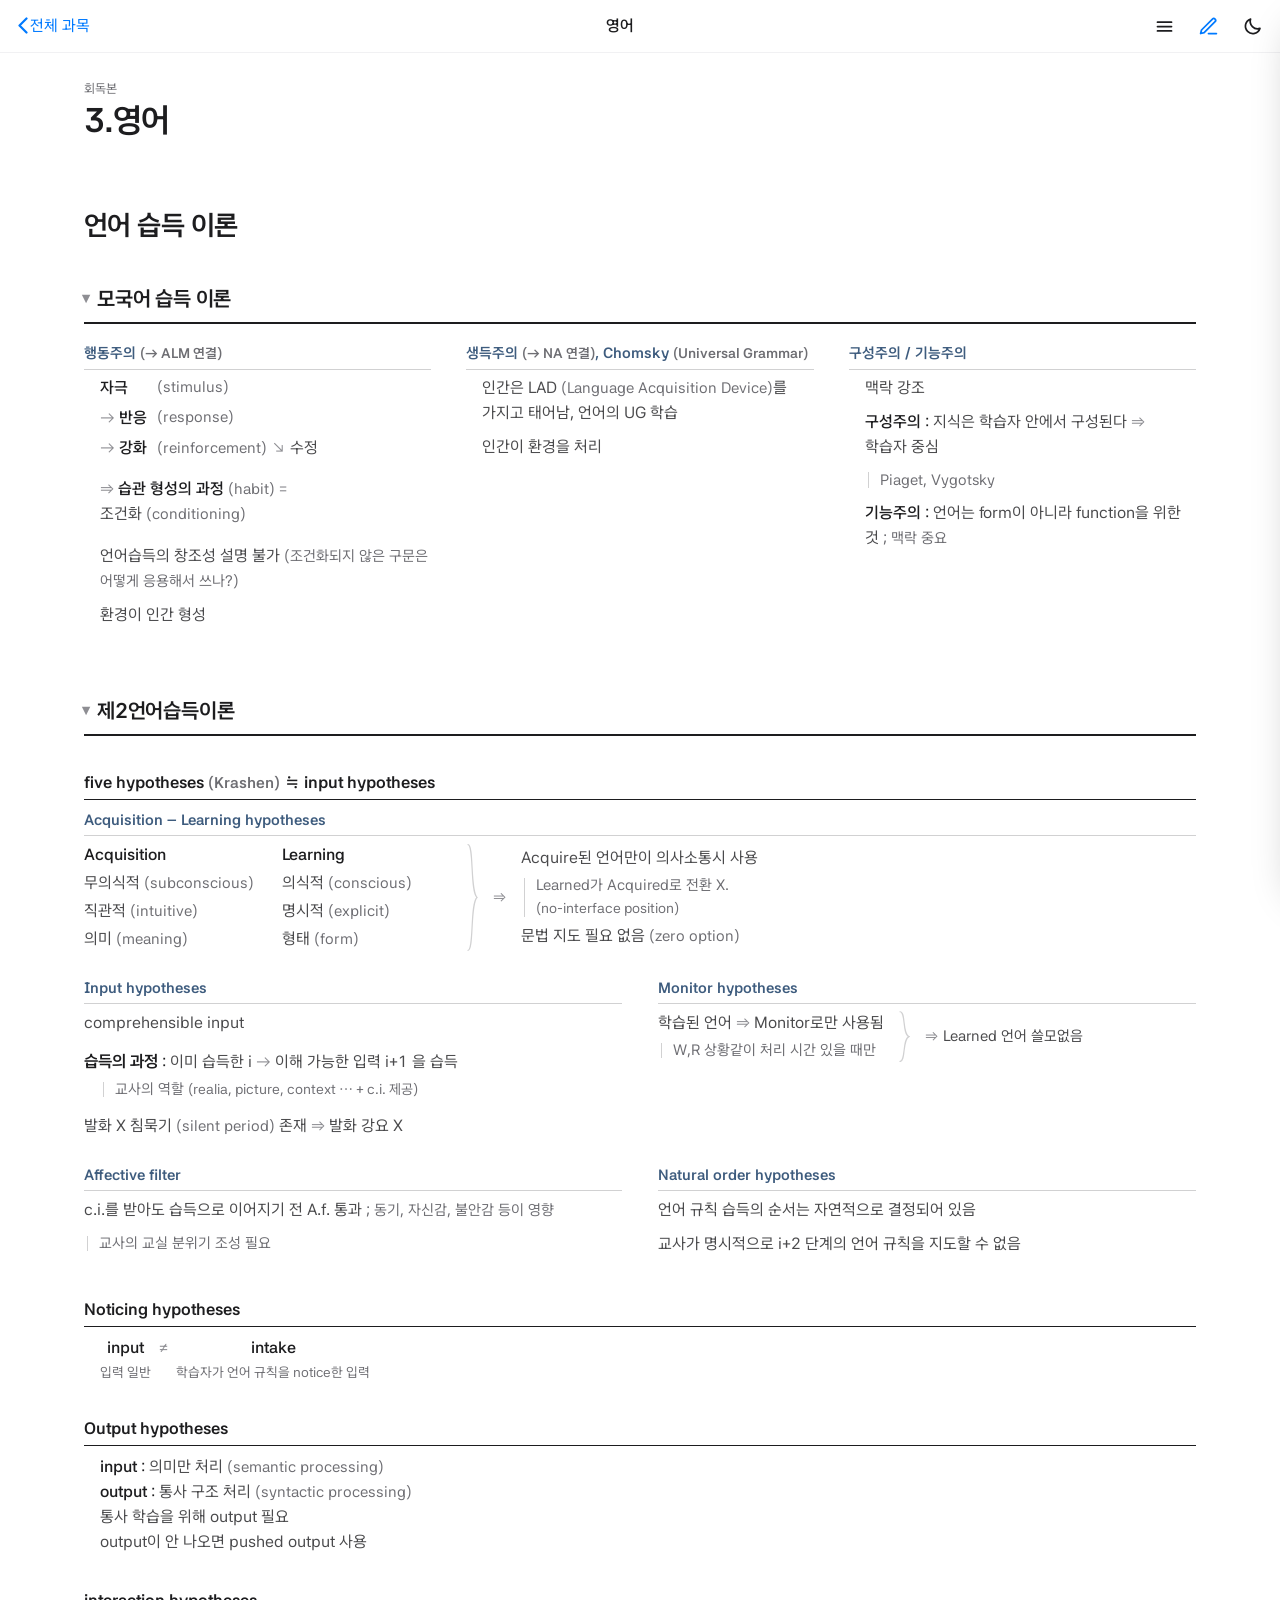
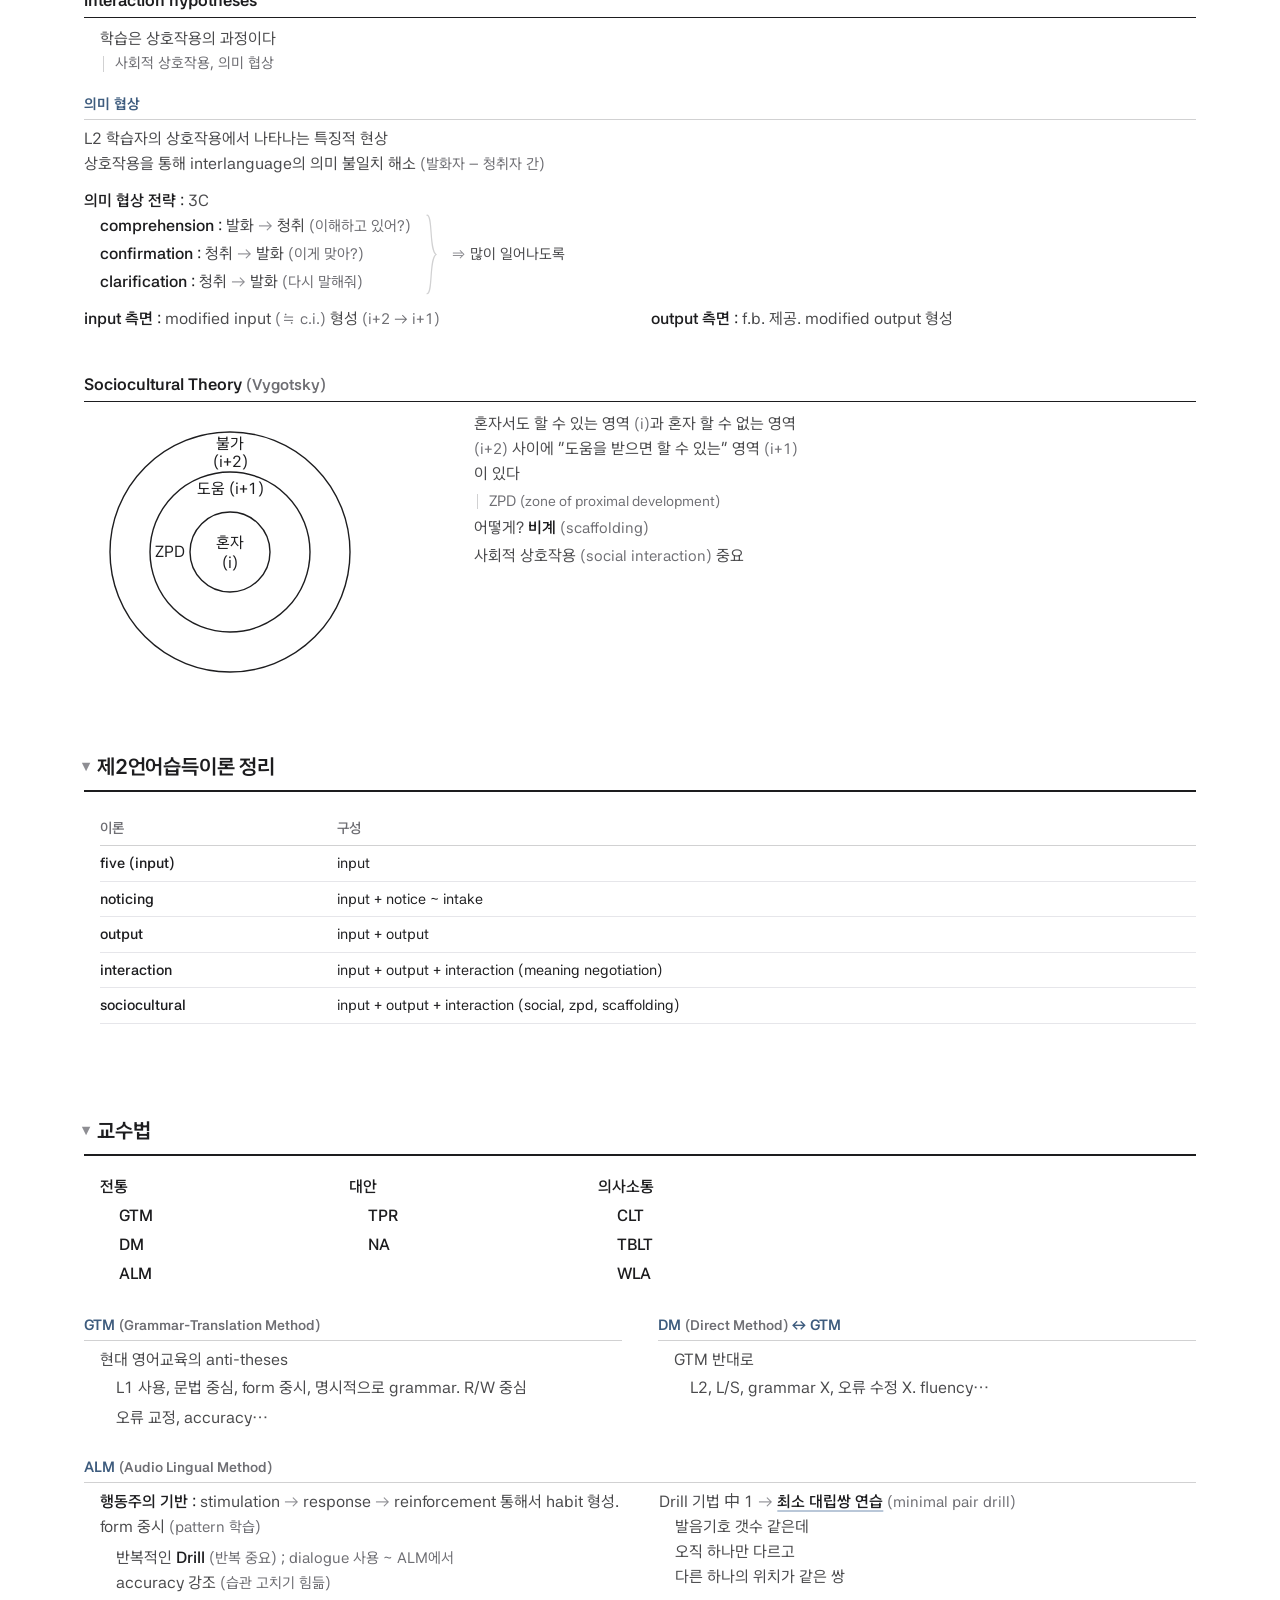
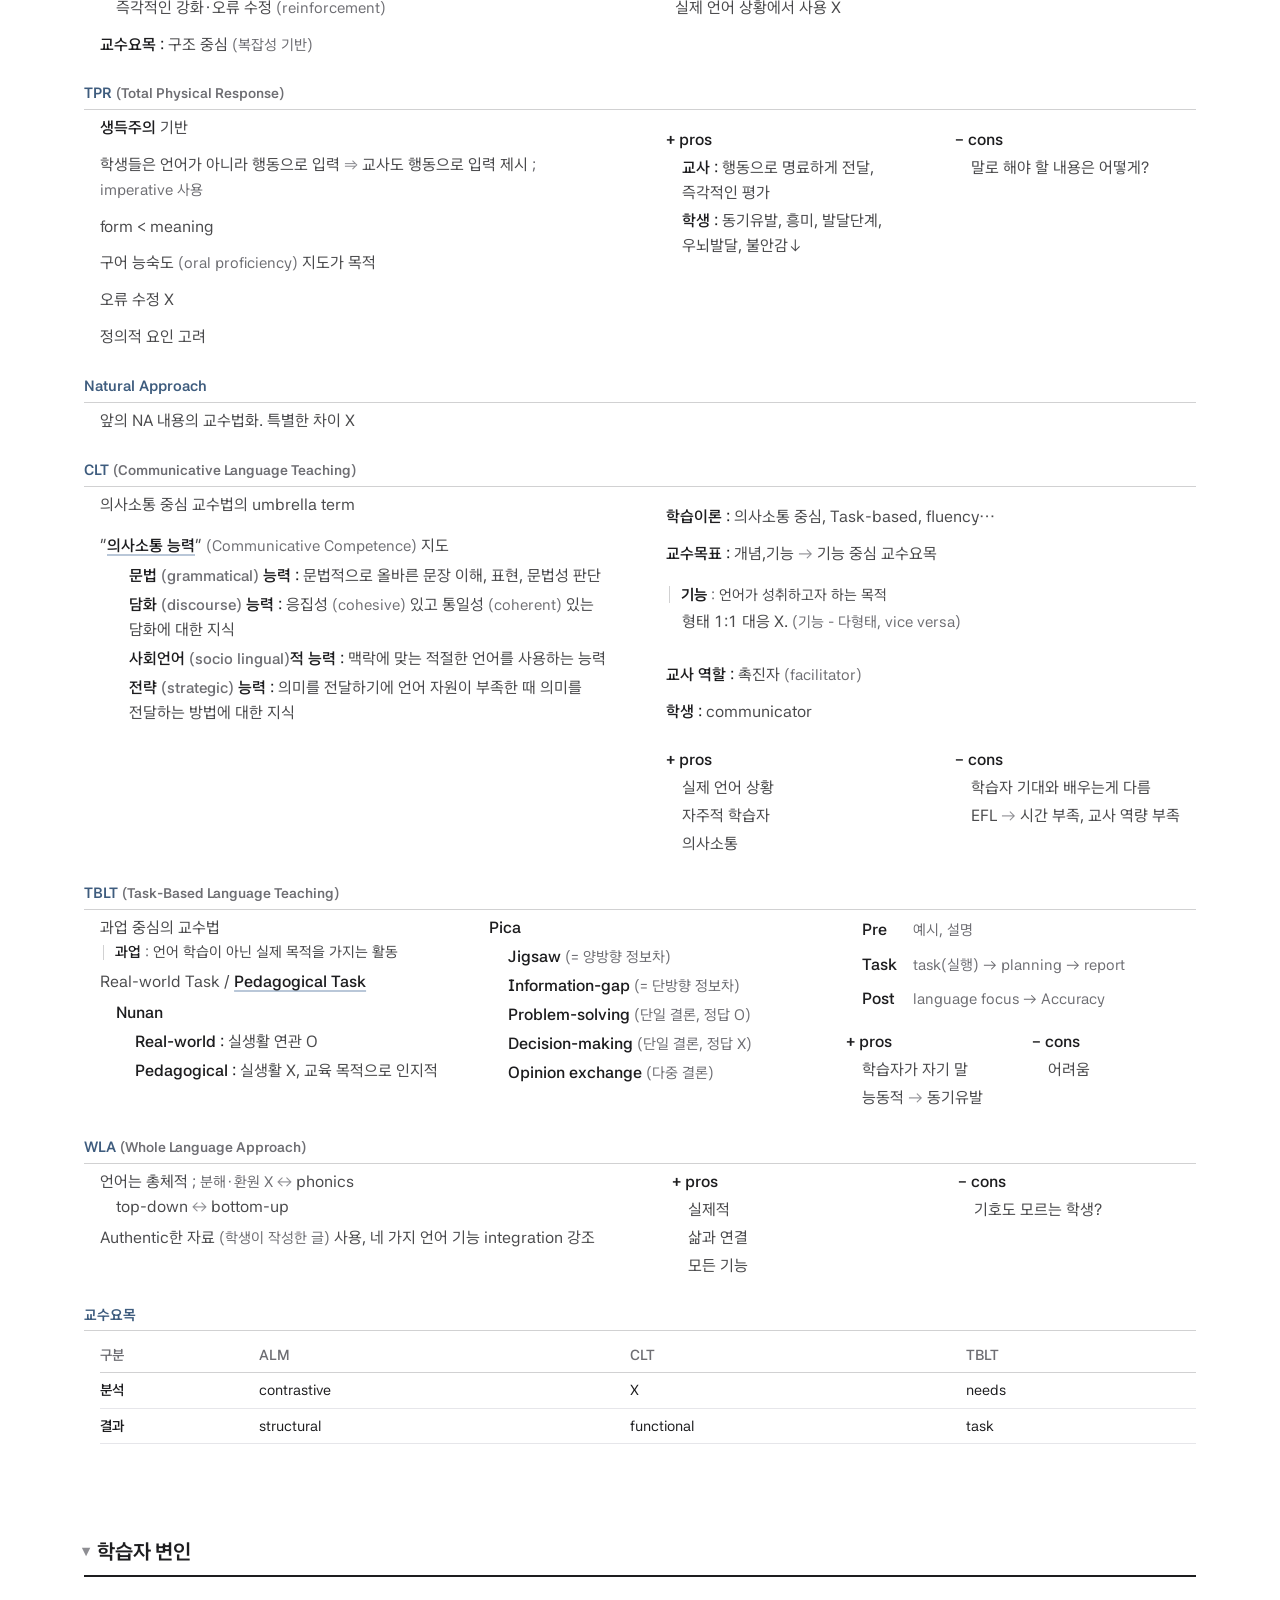
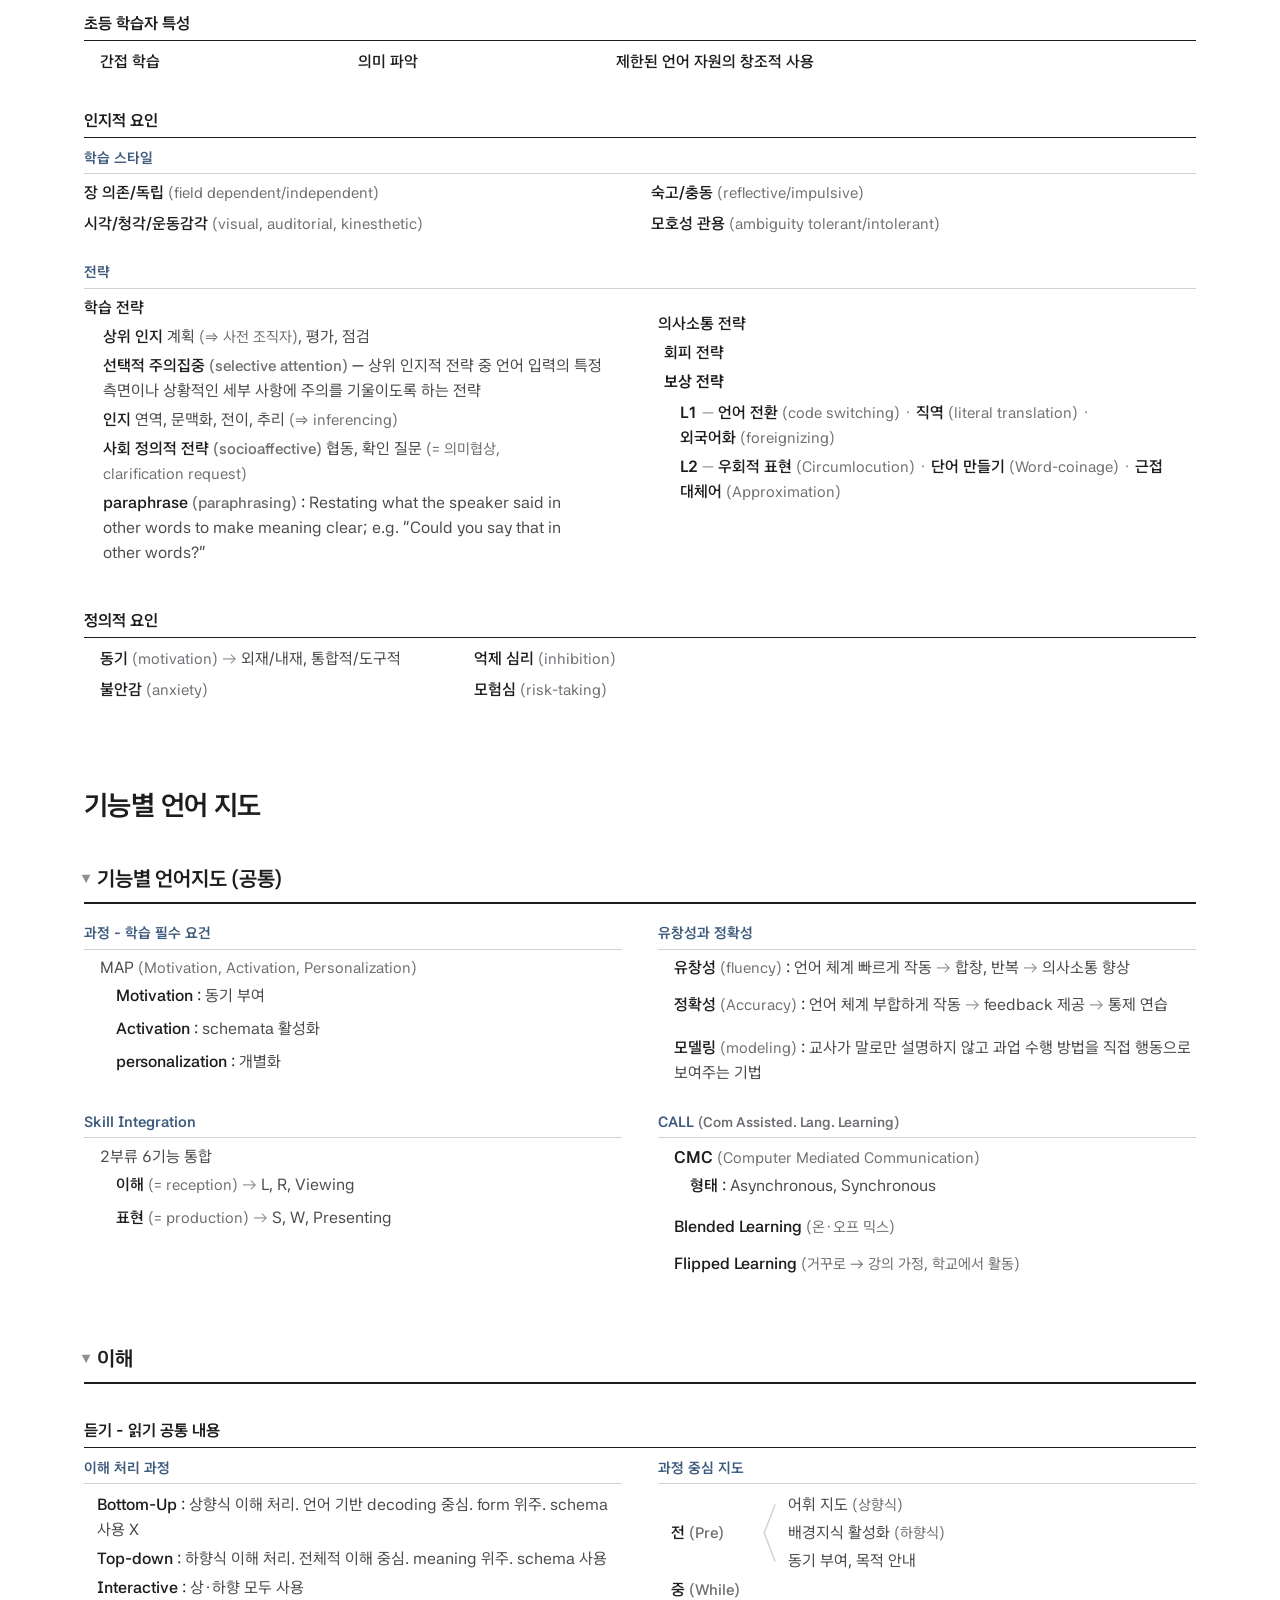
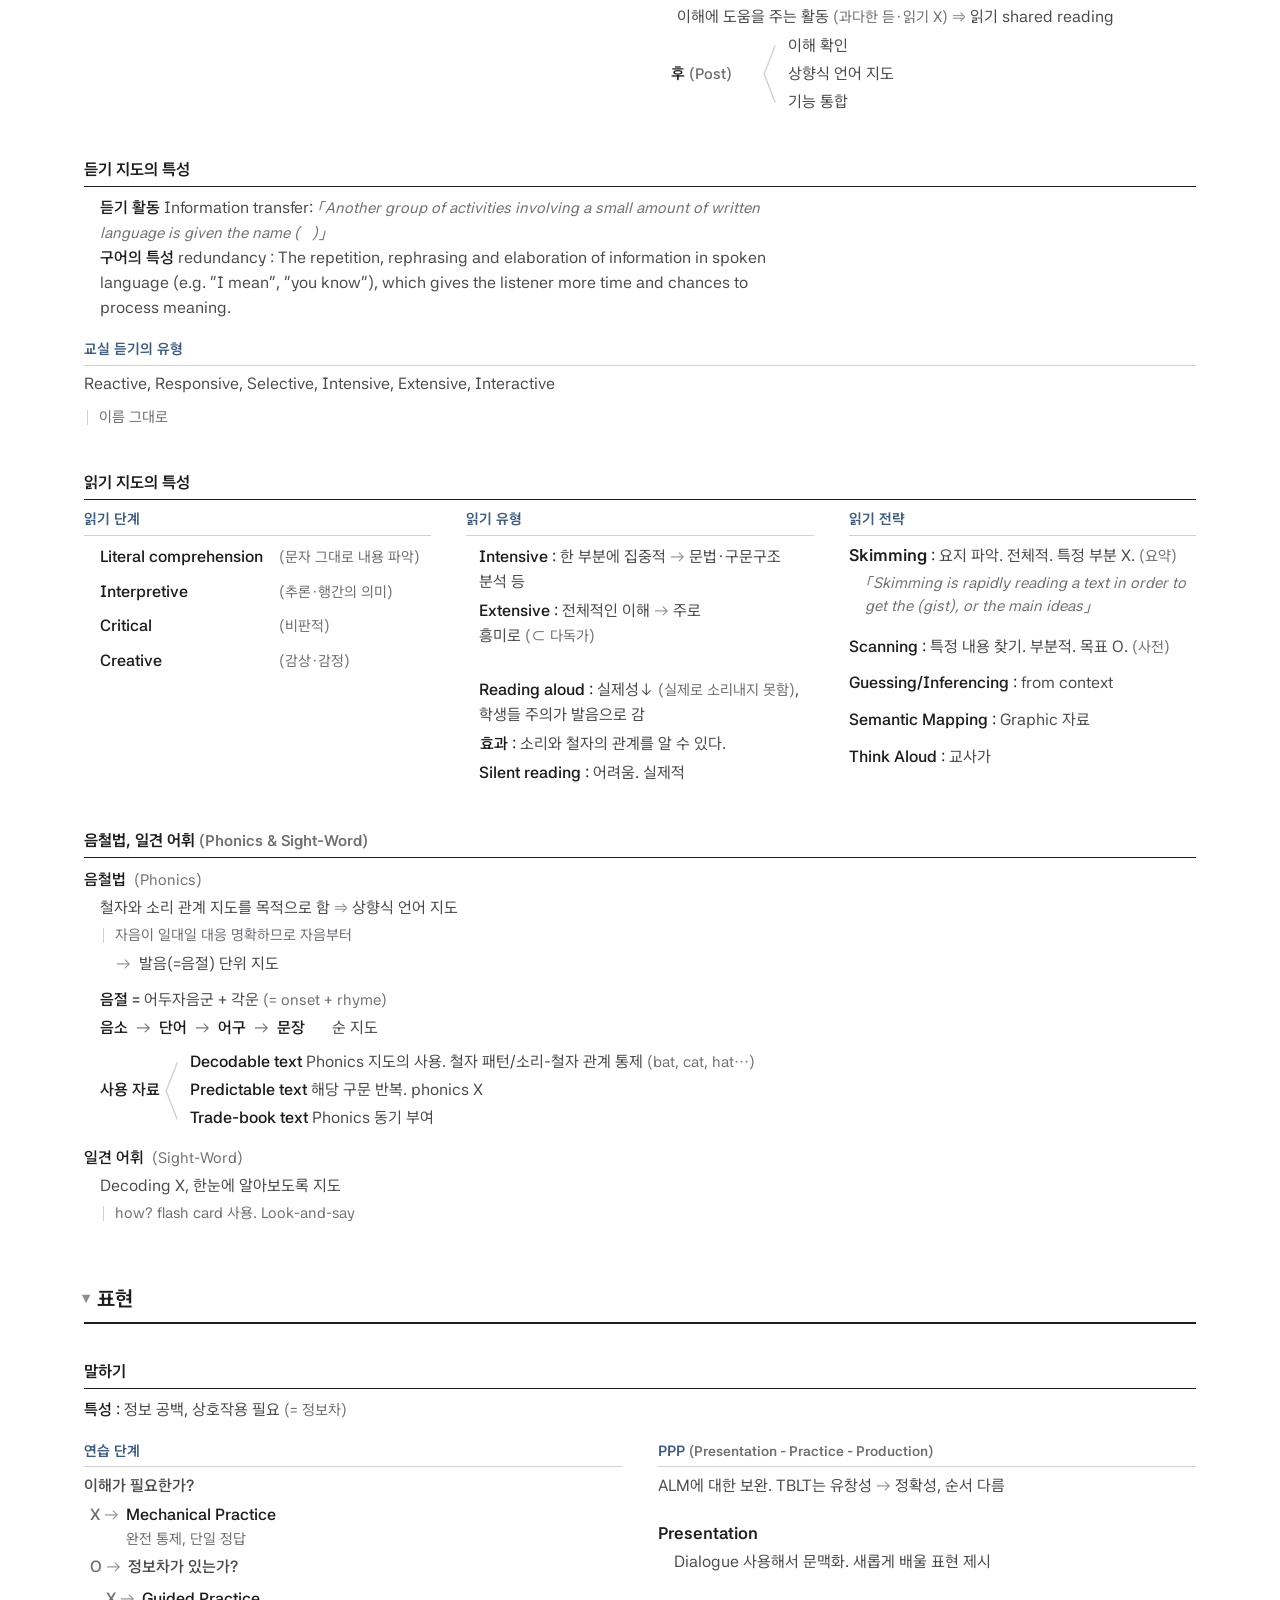
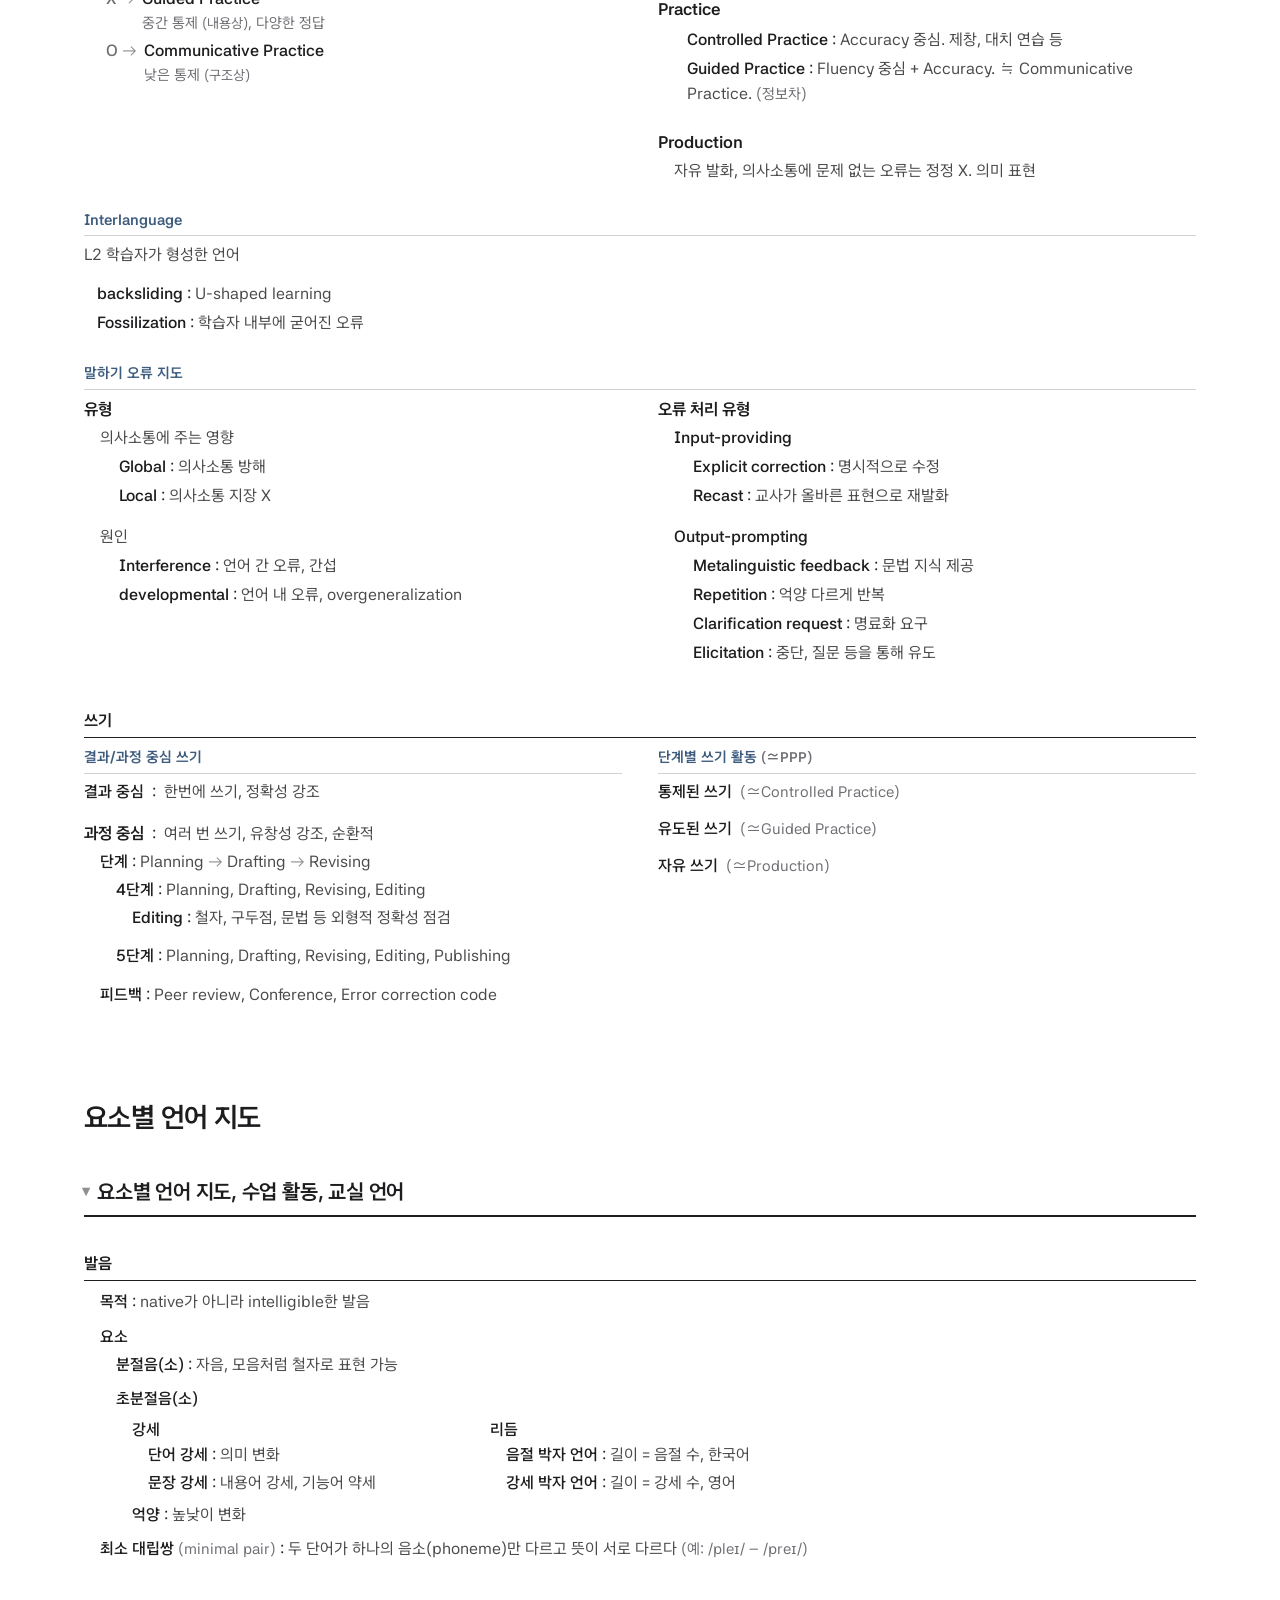
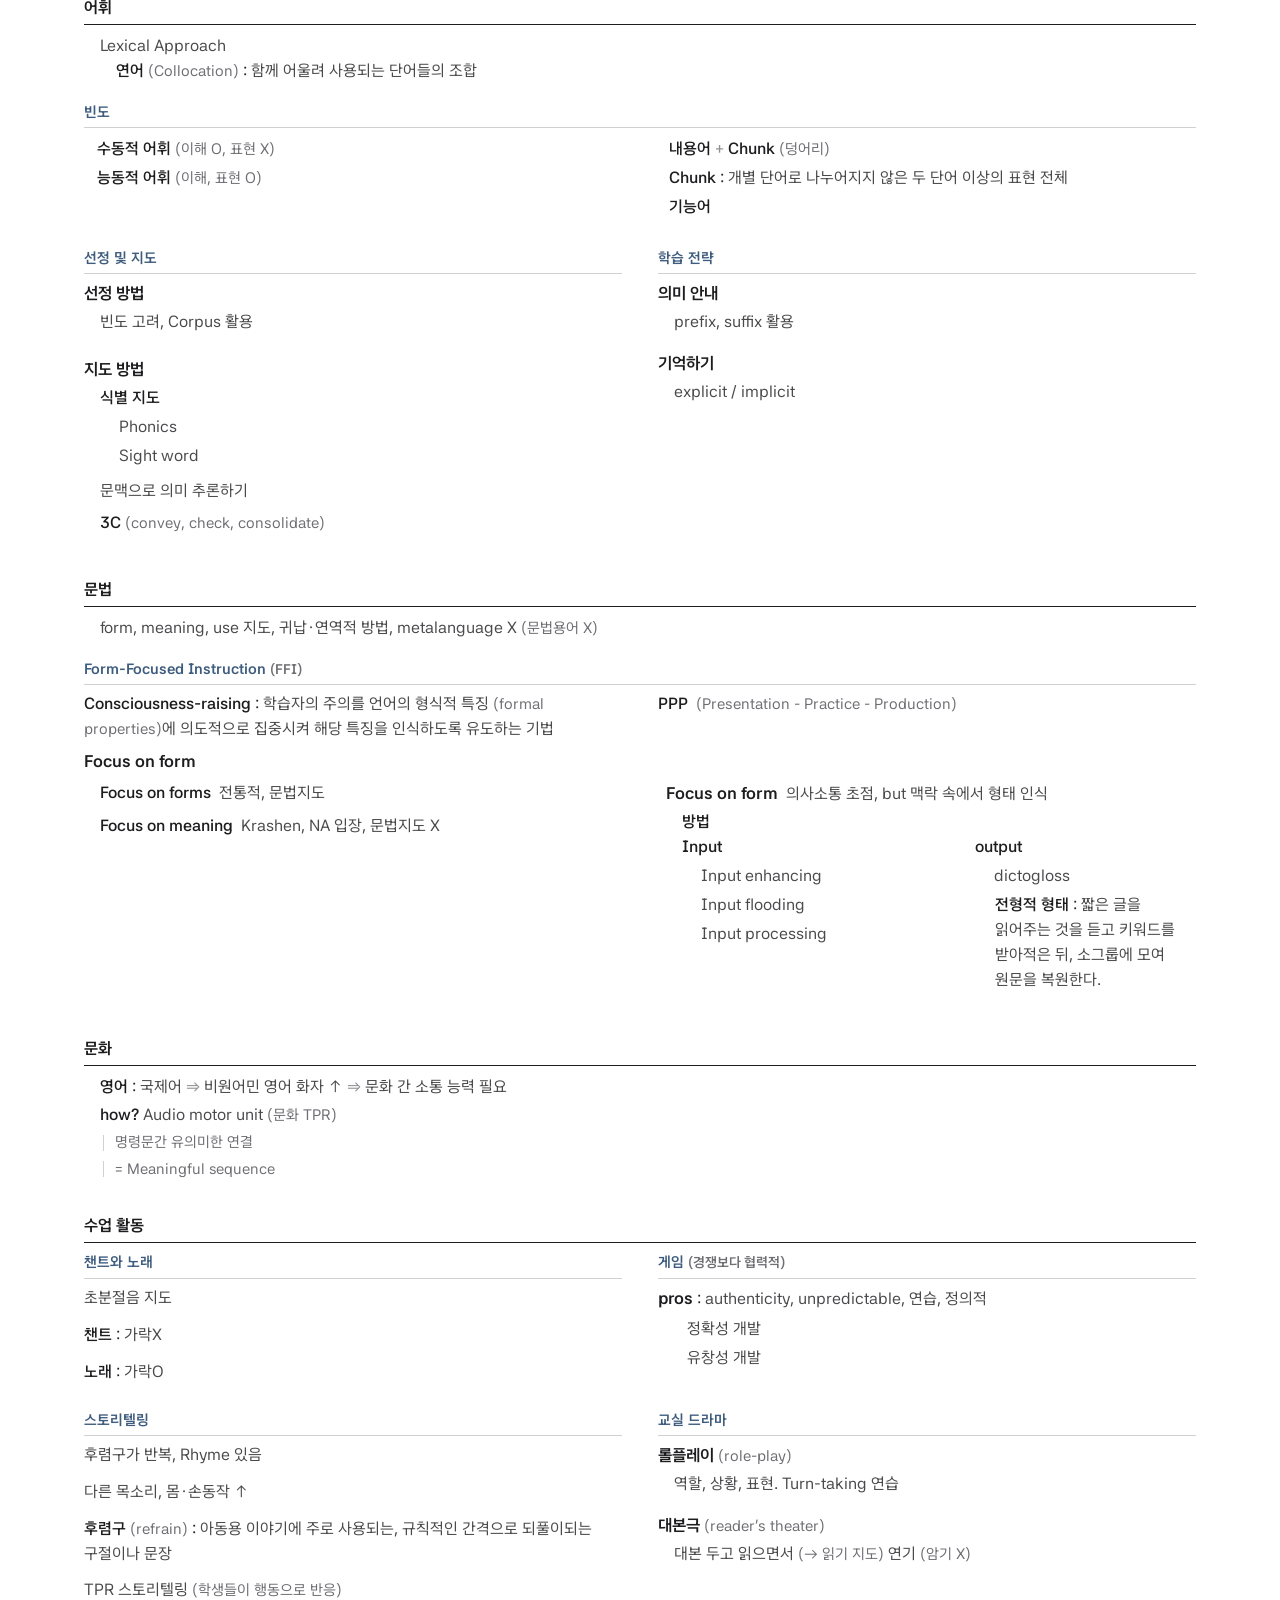
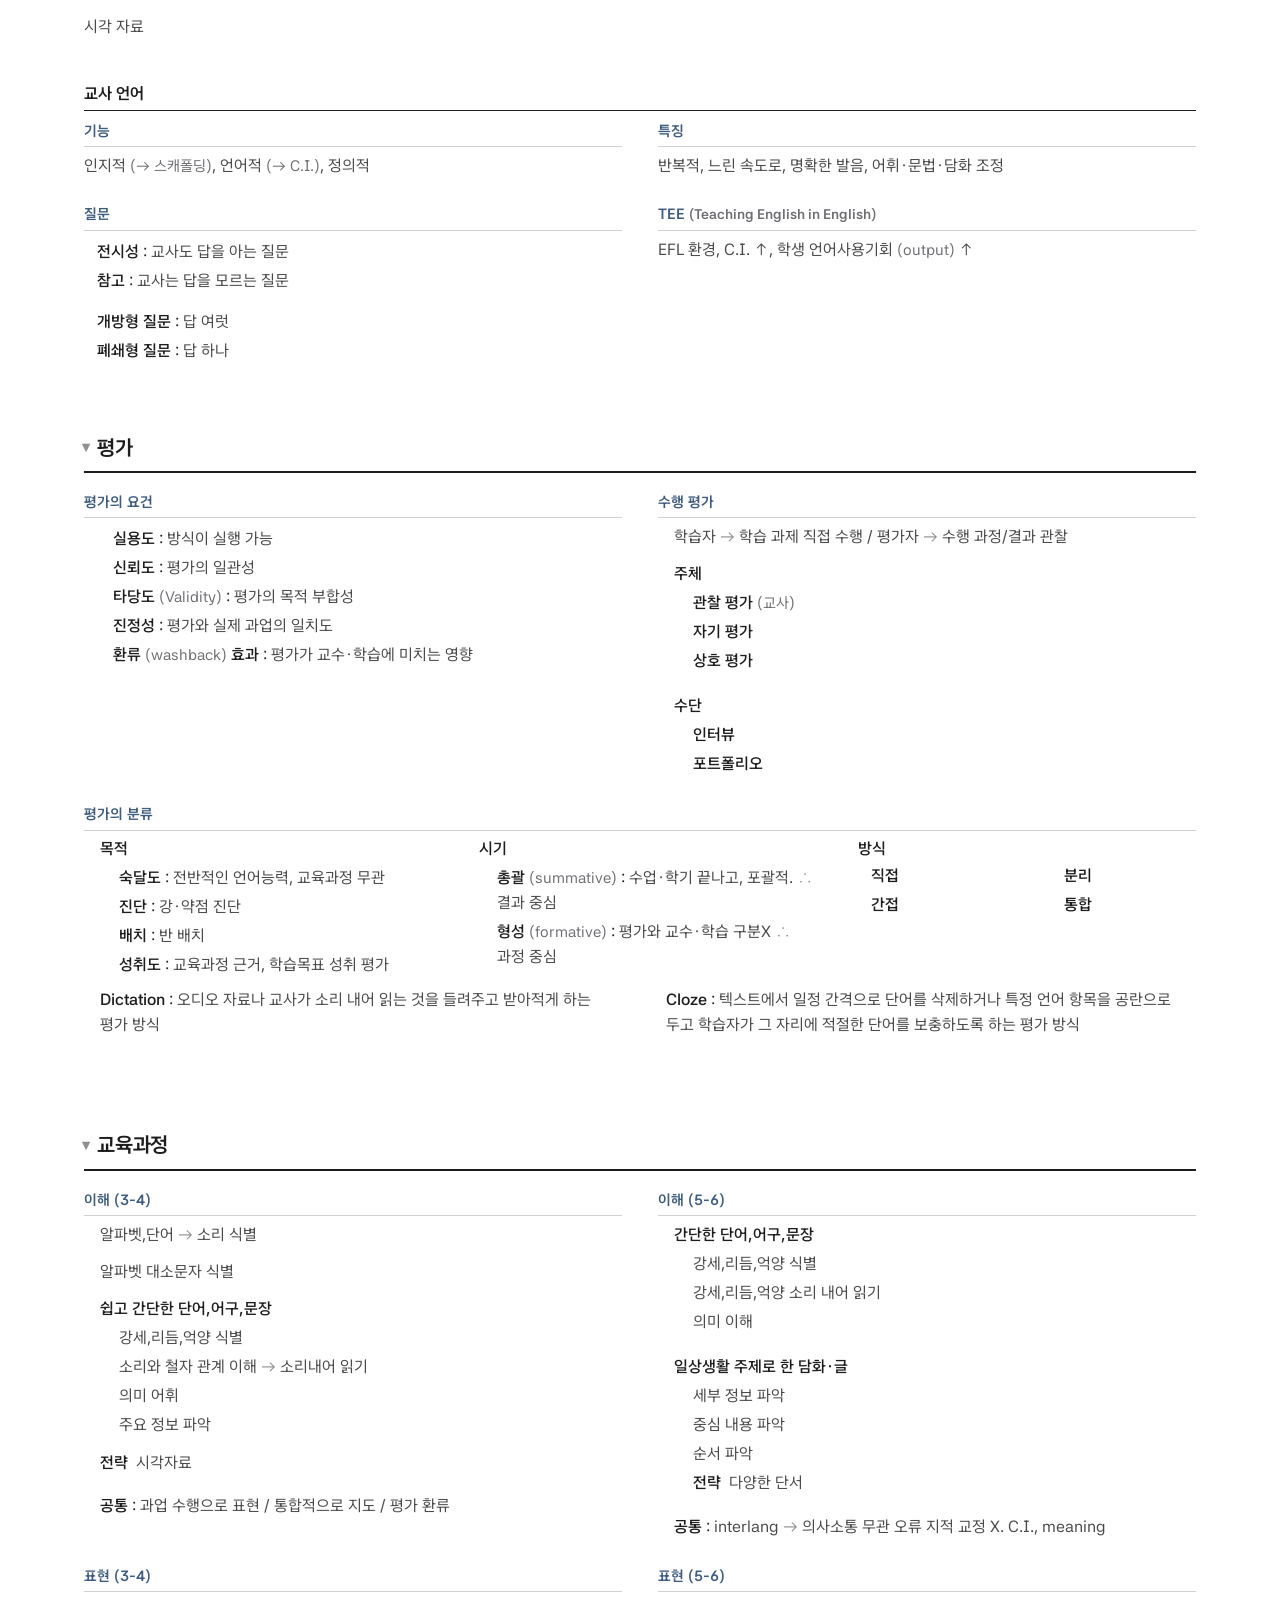
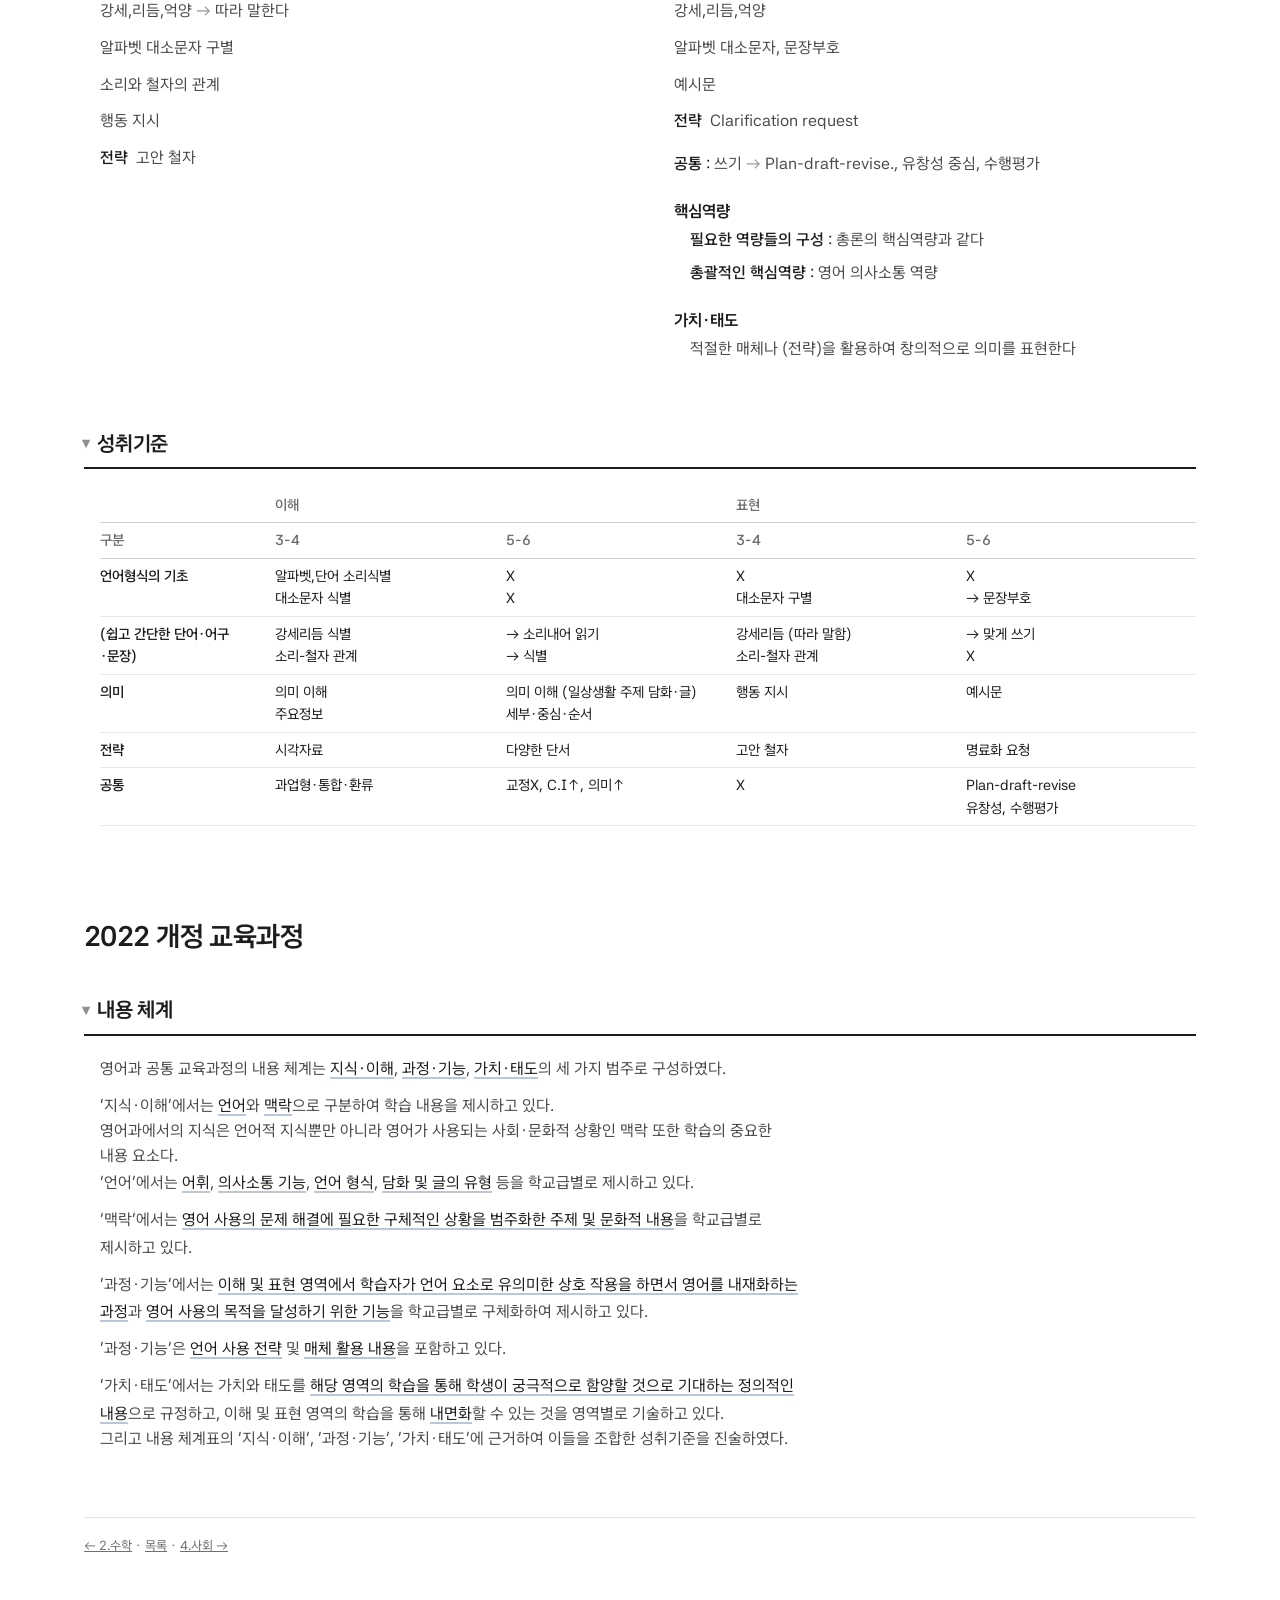
<file: 3.영어.html>
<!doctype html>
<meta charset="utf-8">
<meta name="viewport" content="width=device-width, initial-scale=1">
<title>영어 · 초등 임용 정리 노트</title><link rel="icon" href="icon.svg" type="image/svg+xml"><meta name="description" content="초등 임용 영어 정리 노트 — 과목 개념을 한 판에 정리"><meta property="og:type" content="website"><meta property="og:site_name" content="초등 임용 정리 노트"><meta property="og:title" content="영어 · 초등 임용 정리 노트"><meta property="og:description" content="초등 임용 영어 정리 노트 — 과목 개념을 한 판에 정리"><meta property="og:url" content="https://somnium1357.github.io/review-notes/3.%EC%98%81%EC%96%B4.html">
<link rel="stylesheet" href="kit.css?v=151d3b7f">
<script>document.documentElement.classList.add("v2")</script>
<link rel="preconnect" href="https://fonts.googleapis.com"><link rel="preconnect" href="https://fonts.gstatic.com" crossorigin>
<link rel="stylesheet" href="https://fonts.googleapis.com/css2?family=42dot+Sans:wght@400;500;600;700&display=swap">
<script>window.PAN_ROLE={"모국어_습득_이론": "절", "1)_행동주의_(→_ALM_연결)": "칸", "2)_생득주의_(→_NA_연결),_Chomsky_(Universal_Grammar)": "칸", "3)_구성주의_/_기능주의": "칸", "제2언어습득이론": "절", "1)_five_hypotheses_(Krashen)_≒_input_hypotheses": "머리줄", "Acquisition_–_Learning_hypotheses": "글칸", "Input_hypotheses": "칸", "Monitor_hypotheses": "칸", "Affective_filter": "칸", "Natural_order_hypotheses": "칸", "2)_Noticing_hypotheses": "머리줄", "3)_Output_hypotheses": "머리줄", "4)_interaction_hypotheses": "머리줄", "의미_협상": "칸", "5)_Sociocultural_Theory_(Vygotsky)": "머리줄", "제2언어습득이론_정리": "절", "교수법__2": "절", "1)_GTM_(Grammar-Translation_Method)": "칸", "2)_DM_(Direct_Method)_↔_GTM": "칸", "3)_ALM_(Audio_Lingual_Method)": "칸", "4)_TPR_(Total_Physical_Response)": "칸", "5)_Natural_Approach": "칸", "6)_CLT_(Communicative_Language_Teaching)": "칸", "6)_TBLT_(Task-Based_Language_Teaching)": "칸", "7)_WLA_(Whole_Language_Approach)": "칸", "교수요목": "칸", "학습자_변인__2": "절", "초등_학습자_특성": "머리줄", "인지적_요인": "머리줄", "학습_스타일": "칸", "전략": "칸", "정의적_요인": "머리줄", "기능별_언어지도_(공통)": "절", "Ⅰ._과정_-_학습_필수_요건": "칸", "Ⅱ._유창성과_정확성": "칸", "Ⅲ._Skill_Integration": "칸", "Ⅳ._CALL_(Com_Assisted._Lang._Learning)": "칸", "기능별_언어지도_-_이해": "절", "Ⅰ._듣기_-_읽기_공통_내용": "머리줄", "1._이해_처리_과정": "칸", "2._과정_중심_지도": "칸", "Ⅱ._듣기_지도의_특성": "머리줄", "1._교실_듣기의_유형": "칸", "Ⅲ._읽기_지도의_특성": "머리줄", "1._읽기_단계": "칸", "2._읽기_유형": "칸", "3._읽기_전략": "칸", "4._음철법,_일견_어휘_(Phonics_&_Sight-Word)": "머리줄", "기능별_언어지도_-_표현": "절", "1._말하기": "머리줄", "1._특성": "칸", "2._연습_단계": "칸", "3._PPP_(Presentation_-_Practice_-_Production)": "칸", "4._Interlanguage": "칸", "5._말하기_오류_지도": "칸", "2._쓰기": "머리줄", "1._결과/과정_중심_쓰기": "칸", "2._단계별_쓰기_활동_(≃PPP)": "칸", "요소별_언어_지도,_수업_활동,_교실_언어": "절", "1._발음": "머리줄", "2._어휘": "머리줄", "1._빈도": "칸", "2._선정_및_지도": "칸", "3._학습_전략": "칸", "3._문법": "머리줄", "Form-Focused_Instruction_(FFI)": "칸", "4._문화": "머리줄", "5._수업_활동": "머리줄", "1._챈트와_노래": "칸", "2._게임_(경쟁보다_협력적)": "칸", "3._스토리텔링": "칸", "4._교실_드라마": "칸", "6._교사_언어": "머리줄", "1._기능": "칸", "2._특징": "칸", "3._질문": "칸", "4._TEE_(Teaching_English_in_English)": "칸", "평가__2": "절", "1._평가의_요건": "칸", "2._평가의_분류": "칸", "3._수행_평가": "칸", "교육과정__2": "절", "1._이해_(3-4)": "칸", "2._이해_(5-6)": "칸", "3._표현_(3-4)": "칸", "4._표현_(5-6)": "칸", "성취기준_(재구조화_ver.)": "절", "2022_개정_교육과정_-_내용_체계": "절"}</script>

<style>

.wrap{width:min(100%,1160px);max-width:none;margin:0 auto;padding:76px clamp(16px,2.5vw,24px) 90px;}
p.note,p.sub{max-width:46em;}

.pg{margin:0;}
.foot{margin-top:40px;padding-top:18px;font-size:13px;}
.foot a{color:var(--sec);}
</style>
<div class="layout">
<aside class="sidebar"><div class="toc-view"><div class="tochead"><a class="toc-switch" href="index.html">← 목록</a><b>3.영어</b></div><details class="tgrp" open><summary><a class="gh" href="#언어_습득_이론">언어 습득 이론</a></summary><nav class="tnav"><a href="#모국어_습득_이론">모국어 습득 이론</a><a href="#제2언어습득이론">제2언어습득이론</a><a href="#제2언어습득이론_정리">제2언어습득이론 정리</a></nav></details><details class="tgrp" open><summary><a class="gh" href="#교수법">교수법</a></summary><nav class="tnav"><a href="#계열">계열</a><a href="#GTM_(Grammar-Translation_Method)">GTM (Grammar-Translation Method)</a><a href="#DM_(Direct_Method)_↔_GTM">DM (Direct Method) ↔ GTM</a><a href="#ALM_(Audio_Lingual_Method)">ALM (Audio Lingual Method)</a><a href="#TPR_(Total_Physical_Response)">TPR (Total Physical Response)</a><a href="#Natural_Approach">Natural Approach</a><a href="#CLT_(Communicative_Language_Teaching)">CLT (Communicative Language Teaching)</a><a href="#TBLT_(:_Task-Based_Language_Teaching)">TBLT (: Task-Based Language Teaching)</a><a href="#WLA_(Whole_Language_Approach)">WLA (Whole Language Approach)</a><a href="#교수요목">교수요목</a></nav></details><details class="tgrp" open><summary><a class="gh" href="#학습자_변인">학습자 변인</a></summary><nav class="tnav"><a href="#초등_학습자_특성">초등 학습자 특성</a><a href="#인지적_요인">인지적 요인</a><a href="#정의적_요인">정의적 요인</a></nav></details><details class="tgrp" open><summary><a class="gh" href="#기능별_언어_지도">기능별 언어 지도</a></summary><nav class="tnav"><a href="#공통">공통</a><a href="#기능별_언어_지도_-_이해">이해</a><a href="#기능별_언어_지도_-_표현">표현</a></nav></details><details class="tgrp" open><summary><a class="gh" href="#요소별_언어_지도">요소별 언어 지도</a></summary><nav class="tnav"><a href="#발음">발음</a><a href="#어휘">어휘</a><a href="#문법">문법</a><a href="#문화">문화</a></nav></details><details class="tgrp" open><summary><a class="gh" href="#수업_활동">수업 활동</a></summary><nav class="tnav"><a href="#챈트와_노래_⇒_초분절음_지도">챈트와 노래 ⇒ 초분절음 지도</a><a href="#게임_(경쟁보다_협력적)">게임 (경쟁보다 협력적)</a><a href="#스토리텔링">스토리텔링</a><a href="#교실_드라마">교실 드라마</a></nav></details><details class="tgrp" open><summary><a class="gh" href="#교사_언어">교사 언어</a></summary><nav class="tnav"><a href="#기능">기능</a><a href="#특징">특징</a><a href="#질문">질문</a><a href="#TEE_(Teaching_English_in_English)_⇒_EFL_환경,_C.I._↑,_학생_언어사용기회_(output)_↑">TEE (Teaching English in English) ⇒ EFL 환경, C.I. ↑, 학생 언어사용기회 (output) ↑</a></nav></details><details class="tgrp" open><summary><a class="gh" href="#평가">평가</a></summary><nav class="tnav"><a href="#평가의_요건">평가의 요건</a><a href="#평가의_분류">평가의 분류</a><a href="#수행_평가">수행 평가</a></nav></details><details class="tgrp" open><summary><a class="gh" href="#교육과정">교육과정</a></summary><nav class="tnav"><a href="#성취기준">성취기준</a><a href="#성취기준_(재구조화_ver.)">성취기준 </a></nav></details><details class="tgrp" open><summary><a class="gh" href="#2022_개정_교육과정">2022 개정 교육과정</a></summary><nav class="tnav"><a href="#2022_개정_교육과정_-_내용_체계">내용 체계</a></nav></details></div><div class="list-view" hidden><div class="tochead"><a class="toc-back" href="#">← 목차</a><b>과목</b></div><nav class="tnav"><a href="1.국어.html">1.국어</a><a href="2.수학.html">2.수학</a><a href="3.영어.html" class="cur">3.영어</a><a href="4.사회.html">4.사회</a><a href="5.도덕.html">5.도덕</a><a href="6.과학.html">6.과학</a><a href="7.체육.html">7.체육</a><a href="8.음악.html">8.음악</a><a href="9.미술.html">9.미술</a><a href="10.실과.html">10.실과</a><a href="11.통합교과.html">11.통합교과</a><a href="13.총창.html">13.총창</a></nav></div></aside>
<main class="wrap">
<p class="eyebrow">회독본</p>
<h1>3.영어</h1>

<section class="pg" id="p02">
<div class="part" id="언어_습득_이론">언어 습득 이론</div>
<h2 id="모국어_습득_이론">모국어 습득 이론</h2>

<h3 id="1)_행동주의_(→_ALM_연결)"><a id="행동주의_(→_ALM_연결)"></a><a id="행동주의"></a><span class="num">1)</span> 행동주의 <span class="quiet">(→ ALM 연결)</span></h3>

<div class="ind">
<div class="vs" style="row-gap:.3em">
  <span class="term">자극</span><span class="quiet">(stimulus)</span>
  <span><span class="mk">→</span> <span class="term">반응</span></span><span class="quiet">(response)</span>
  <span><span class="mk">→</span> <span class="term">강화</span></span><span><span class="quiet">(reinforcement)</span> <span class="mk">↘</span> <span class="desc">수정</span></span>
</div>
<div style="margin-top:8px"><span class="mk">⇒</span> <span class="term">습관 형성의 과정</span> <span class="quiet">(habit)</span> <span class="mk">=</span> <span class="desc">조건화 <span class="quiet">(conditioning)</span></span></div>
<div class="row" style="margin-top:8px"><span class="mk">→</span><span class="desc">언어습득의 창조성 설명 불가 <span class="quiet">(조건화되지 않은 구문은 어떻게 응용해서 쓰나?)</span></span></div>
<div class="desc">환경이 인간 형성</div>
</div>

<h3 id="2)_생득주의_(→_NA_연결),_Chomsky_(Universal_Grammar)"><a id="생득주의_(→_NA_연결),_Chomsky_(Universal_Grammar)"></a><a id="생득주의_(→_NA_연결),_Chomsky"></a><span class="num">2)</span> 생득주의 <span class="quiet">(→ NA 연결)</span>, Chomsky <span class="quiet">(Universal Grammar)</span></h3>
<div class="ind">
<div class="desc">인간은 LAD <span class="quiet">(Language Acquisition Device)</span>를 가지고 태어남, 언어의 UG 학습</div>
<div class="desc">인간이 환경을 처리</div>
</div>

<h3 id="3)_구성주의_/_기능주의"><a id="구성주의_/_기능주의"></a><span class="num">3)</span> 구성주의 / 기능주의</h3>
<div class="ind">
<div class="row"><span class="mk">⇒</span><span class="desc">맥락 강조</span></div>
<div><span class="term">구성주의</span> : <span class="desc">지식은 학습자 안에서 구성된다 <span class="mk">⇒</span> 학습자 중심</span></div>
<div class="sub">Piaget, Vygotsky</div>
<div><span class="term">기능주의</span> : <span class="desc">언어는 form이 아니라 function을 위한 것 <span class="quiet">; 맥락 중요</span></span></div>
</div>
</section>
<section class="pg" id="p03">
<h2 id="제2언어습득이론">제2언어습득이론</h2>

<h3 id="1)_five_hypotheses_(Krashen)_≒_input_hypotheses"><a id="five_hypotheses_(Krashen)_≒_input_hypotheses"></a><span class="num">1)</span> five hypotheses <span class="quiet">(Krashen)</span> ≒ input hypotheses</h3>

<h4 id="Acquisition_–_Learning_hypotheses">Acquisition – Learning hypotheses</h4>
<div class="ind2">
<div class="wide"><div class="converge">
  <div class="lanes">
    <div class="stack">
      <div data-b="s"><span class="term">Acquisition</span></div>
      <div class="desc">무의식적 <span class="quiet">(subconscious)</span></div>
      <div class="desc">직관적 <span class="quiet">(intuitive)</span></div>
      <div class="desc">의미 <span class="quiet">(meaning)</span></div>
    </div>
    <div class="stack">
      <div><span class="term">Learning</span></div>
      <div class="desc">의식적 <span class="quiet">(conscious)</span></div>
      <div class="desc">명시적 <span class="quiet">(explicit)</span></div>
      <div class="desc" data-b="e">형태 <span class="quiet">(form)</span></div>
    </div>
  </div>
  <svg width="11" height="112" viewBox="0 0 11 70" fill="none" aria-hidden="true"><path d="M1 1C7 1 3 31 10 35C3 39 7 69 1 69" stroke="currentColor" stroke-width="1.2" stroke-linecap="round"/></svg>
  <div class="link"><span class="mk">⇒</span></div>
  <div class="stack">
    <div class="desc">Acquire된 언어만이 의사소통시 사용</div>
    <div class="sub">Learned가 Acquired로 전환 X. <span class="quiet nw">(no-interface position)</span></div>
    <div class="row"><span class="mk">∴</span><span class="desc">문법 지도 필요 없음 <span class="quiet">(zero option)</span></span></div>
  </div>
</div></div>
</div>

<h4 id="Input_hypotheses">Input hypotheses</h4>
<div class="ind2">
<div><span class="mk">:</span> <span class="desc">comprehensible input</span></div>
<div><span class="term">습득의 과정</span> : <span class="desc">이미 습득한 i <span class="mk">→</span> 이해 가능한 입력 i+1 을 습득</span></div>
<div class="ind"><div class="sub">교사의 역할 <span class="quiet">(realia, picture, context … + c.i. 제공)</span></div></div>
<div class="desc">발화 X 침묵기 <span class="quiet">(silent period)</span> 존재 <span class="mk">⇒</span> 발화 강요 X</div>
</div>

<h4 id="Monitor_hypotheses">Monitor hypotheses</h4>
<div class="ind2">
<div class="wide"><div class="converge">
  <div class="stack">
    <div class="desc" data-b="s">학습된 언어 <span class="mk">⇒</span> Monitor로만 사용됨</div>
    <div class="sub" data-b="e">W,R 상황같이 처리 시간 있을 때만</div>
  </div>
  <svg width="11" height="56" viewBox="0 0 11 70" fill="none" aria-hidden="true"><path d="M1 1C7 1 3 31 10 35C3 39 7 69 1 69" stroke="currentColor" stroke-width="1.2" stroke-linecap="round"/></svg>
  <div class="link"><span class="mk">⇒</span> Learned 언어 쓸모없음</div>
</div></div>
</div>

<h4 id="Affective_filter">Affective filter</h4>
<div class="ind2">
<div class="desc">c.i.를 받아도 습득으로 이어지기 전 A.f. 통과 <span class="quiet">; 동기, 자신감, 불안감 등이 영향</span></div>
<div class="sub">교사의 교실 분위기 조성 필요</div>
</div>

<h4 id="Natural_order_hypotheses">Natural order hypotheses</h4>
<div class="ind2">
<div class="desc">언어 규칙 습득의 순서는 자연적으로 결정되어 있음</div>
<div class="row"><span class="mk">→</span><span class="desc">교사가 명시적으로 i+2 단계의 언어 규칙을 지도할 수 없음</span></div>
</div>

<h3 id="2)_Noticing_hypotheses"><a id="Noticing_hypotheses"></a><span class="num">2)</span> Noticing hypotheses</h3>
<div class="ind">

<div class="line">
  <div class="col"><span class="mid">input</span><span class="down">입력 일반</span></div>
  <div class="col"><span class="mid mk">≠</span></div>
  <div class="col"><span class="mid">intake</span><span class="down">학습자가 언어 규칙을 notice한 입력</span></div>
</div>
</div>

<h3 id="3)_Output_hypotheses"><a id="Output_hypotheses"></a><span class="num">3)</span> Output hypotheses</h3>
<div class="ind">
<div><span class="term">input</span> : <span class="desc">의미만 처리 <span class="quiet">(semantic processing)</span></span></div>
<div><span class="term">output</span> : <span class="desc">통사 구조 처리 <span class="quiet">(syntactic processing)</span></span></div>
<div class="row"><span class="mk">∴</span><span class="desc">통사 학습을 위해 output 필요</span></div>
<div class="row"><span class="mk">⇒</span><span class="desc">output이 안 나오면 pushed output 사용</span></div>
</div>
</section>
<section class="pg" id="p04">
<h3 id="4)_interaction_hypotheses"><a id="interaction_hypotheses"></a><span class="num">4)</span> interaction hypotheses</h3>
<div class="ind">
<div class="desc">학습은 상호작용의 과정이다</div>
<div class="sub">사회적 상호작용, 의미 협상</div>
</div>

<h4 id="의미_협상">의미 협상</h4>
<div class="ind2">
<div>
<div class="row"><span class="mk">⇒</span><span class="desc">L2 학습자의 상호작용에서 나타나는 특징적 현상</span></div>
<div class="desc">상호작용을 통해 interlanguage의 의미 불일치 해소 <span class="quiet">(발화자 – 청취자 간)</span></div>

<div style="margin-top:12px"><span class="term">의미 협상 전략</span> : <span class="desc">3C</span></div>
<div class="ind">
<div class="wide"><div class="converge">
  <div class="stack">
    <div data-b="s"><span class="term">comprehension</span> : <span class="desc">발화 <span class="mk">→</span> 청취 <span class="quiet">(이해하고 있어?)</span></span></div>
    <div><span class="term">confirmation</span> : <span class="desc">청취 <span class="mk">→</span> 발화 <span class="quiet">(이게 맞아?)</span></span></div>
    <div data-b="e"><span class="term">clarification</span> : <span class="desc">청취 <span class="mk">→</span> 발화 <span class="quiet">(다시 말해줘)</span></span></div>
  </div>
  <svg width="11" height="84" viewBox="0 0 11 70" fill="none" aria-hidden="true"><path d="M1 1C7 1 3 31 10 35C3 39 7 69 1 69" stroke="currentColor" stroke-width="1.2" stroke-linecap="round"/></svg>
  <div class="link"><span class="mk">⇒</span> 많이 일어나도록</div>
</div></div>
</div>
<div class="cols n2" style="margin-top:12px">
<div><span class="term">input 측면</span> : <span class="desc">modified input <span class="quiet">(≒ c.i.)</span> 형성 <span class="quiet">(i+2 → i+1)</span></span></div>
<div><span class="term">output 측면</span> : <span class="desc">f.b. 제공. modified output 형성</span></div>
</div>
</div>
</div>

<h3 id="5)_Sociocultural_Theory_(Vygotsky)"><a id="Sociocultural_Theory_(Vygotsky)"></a><a id="Sociocultural_Theory"></a><span class="num">5)</span> Sociocultural Theory <span class="quiet">(Vygotsky)</span></h3>
<div class="ind">
<div class="cols n2 fit">
  <figure class="fig" role="img" aria-label="ZPD 삼중 동심원 — 바깥부터 불가 (i+2) / 도움 (i+1) = ZPD / 혼자 (i)"><svg xmlns="http://www.w3.org/2000/svg" viewBox="0 0 260 260" width="260" height="260">
  <g class="ln" stroke="currentColor" stroke-width="1.4" fill="none">
    <circle cx="130" cy="130" r="120"/>
    <circle cx="130" cy="130" r="80"/>
    <circle cx="130" cy="130" r="40"/>
  </g>
  <g class="tx" fill="currentColor" font-size="16" text-anchor="middle">
    <text x="130" y="126">혼자</text>
    <text x="130" y="146">(i)</text>
    <text x="130" y="72">도움 (i+1)</text>
    <text x="70" y="135">ZPD</text>
    <text x="130" y="27">불가</text>
    <text x="130" y="45">(i+2)</text>
  </g>
</svg></figure>
  <div class="stack" style="max-width:38em">
    <div class="desc">혼자서도 할 수 있는 영역 <span class="quiet">(i)</span>과 혼자 할 수 없는 영역 <span class="quiet">(i+2)</span> 사이에 "도움을 받으면 할 수 있는" 영역 <span class="quiet">(i+1)</span>이 있다</div>
    <div class="sub">ZPD <span class="quiet">(zone of proximal development)</span></div>
    <div><span class="desc">어떻게?</span> <span class="term">비계</span> <span class="quiet">(scaffolding)</span></div>
    <div class="row"><span class="mk">∴</span><span class="desc">사회적 상호작용 <span class="quiet">(social interaction)</span> 중요</span></div>
  </div>
</div>
</div>

<h2 id="제2언어습득이론_정리">제2언어습득이론 정리</h2>
<div class="ind">
<table>
  <tr><th>이론</th><th style="text-align:left">구성</th></tr>
  <tr><td class="h">five (input)</td><td style="text-align:left">input</td></tr>
  <tr><td class="h">noticing</td><td style="text-align:left">input + notice ~ intake</td></tr>
  <tr><td class="h">output</td><td style="text-align:left">input + output</td></tr>
  <tr><td class="h">interaction</td><td style="text-align:left">input + output + interaction (meaning negotiation)</td></tr>
  <tr><td class="h">sociocultural</td><td style="text-align:left">input + output + interaction (social, zpd, scaffolding)</td></tr>
</table>
</div>
</section>
<section class="pg" id="p05">
<a id="교수법"></a>
<h2 id="교수법__2"><a id="계열"></a>교수법</h2>
<div class="ind">
<div class="cols n3 fit">
  <div class="branch">
    <div><span class="term">전통</span></div>
    <div class="bracket">
      <div><span class="term">GTM</span></div>
      <div><span class="term">DM</span></div>
      <div><span class="term">ALM</span></div>
    </div>
  </div>
  <div class="branch">
    <div><span class="term">대안</span></div>
    <div class="bracket">
      <div><span class="term">TPR</span></div>
      <div><span class="term">NA</span></div>
    </div>
  </div>
  <div class="branch">
    <div><span class="term">의사소통</span></div>
    <div class="bracket">
      <div><span class="term">CLT</span></div>
      <div><span class="term">TBLT</span></div>
      <div><span class="term">WLA</span></div>
    </div>
  </div>
</div>
</div>

<h3 id="1)_GTM_(Grammar-Translation_Method)"><a id="GTM_(Grammar-Translation_Method)"></a><a id="GTM"></a><span class="num">1)</span> GTM <span class="quiet">(Grammar-Translation Method)</span></h3>
<div class="ind">
<div class="row"><span class="mk">→</span><span class="desc">현대 영어교육의 anti-theses</span></div>
<div class="ind">
<div class="desc">L1 사용, 문법 중심, form 중시, 명시적으로 grammar. R/W 중심</div>
<div class="desc">오류 교정, accuracy…</div>
</div>
</div>

<h3 id="2)_DM_(Direct_Method)_↔_GTM"><a id="DM_(Direct_Method)_↔_GTM"></a><span class="num">2)</span> DM <span class="quiet">(Direct Method)</span> ↔ GTM</h3>
<div class="ind">
<div class="row"><span class="mk">→</span><span class="desc">GTM 반대로</span></div>
<div class="ind">
<div class="desc">L2, L/S, grammar X, 오류 수정 X. fluency…</div>
</div>
</div>

<h3 id="3)_ALM_(Audio_Lingual_Method)"><a id="ALM_(Audio_Lingual_Method)"></a><a id="ALM"></a><span class="num">3)</span> ALM <span class="quiet">(Audio Lingual Method)</span></h3>
<div class="ind">

<div class="cols n2">
<div>
<div><span class="term">행동주의 기반</span> : <span class="desc">stimulation <span class="mk">→</span> response <span class="mk">→</span> reinforcement 통해서 habit 형성. form 중시 <span class="quiet">(pattern 학습)</span></span></div>
<div class="ind" style="margin-top:6px">
<div class="row"><span class="num">1)</span><span class="desc">반복적인 <span class="term">Drill</span> <span class="quiet">(반복 중요)</span> <span class="quiet">; dialogue 사용 ~ ALM에서</span></span></div>
<div class="row"><span class="num">2)</span><span class="desc">accuracy 강조 <span class="quiet">(습관 고치기 힘듦)</span></span></div>
<div class="row"><span class="num">3)</span><span class="desc">즉각적인 강화·오류 수정 <span class="quiet">(reinforcement)</span></span></div>
</div>
<div style="margin-top:12px"><span class="term">교수요목</span> : <span class="desc">구조 중심 <span class="quiet">(복잡성 기반)</span></span></div>
</div>
<div>
<div class="desc">Drill 기법 中 1 <span class="mk">→</span> <span class="key">최소 대립쌍 연습</span> <span class="quiet">(minimal pair drill)</span></div>
<div class="ind">
<div class="row"><span class="num">1)</span><span class="desc">발음기호 갯수 같은데</span></div>
<div class="row"><span class="num">2)</span><span class="desc">오직 하나만 다르고</span></div>
<div class="row"><span class="num">3)</span><span class="desc">다른 하나의 위치가 같은 쌍</span></div>
<div class="row" style="margin-top:6px"><span class="mk">⇒</span><span class="desc">실제 언어 상황에서 사용 X</span></div>
</div>
</div>
</div>
</div>
</section>
<section class="pg" id="p06">
<h3 id="4)_TPR_(Total_Physical_Response)"><a id="TPR_(Total_Physical_Response)"></a><a id="TPR"></a><span class="num">4)</span> TPR <span class="quiet">(Total Physical Response)</span></h3>
<div class="ind">
<div><span class="term">생득주의</span> <span class="desc">기반</span></div>
<div class="desc">학생들은 언어가 아니라 행동으로 입력 <span class="mk">⇒</span> 교사도 행동으로 입력 제시 <span class="quiet">; imperative 사용</span></div>
<div class="desc">form &lt; meaning</div>
<div class="desc">구어 능숙도 <span class="quiet">(oral proficiency)</span> 지도가 목적</div>
<div class="desc">오류 수정 X</div>
<div class="desc">정의적 요인 고려</div>
<div class="cols n2 fit" style="margin-top:12px;column-gap:3em">
  <div class="stack">
    <div><span class="term">+ pros</span></div>
    <div class="ind"><div class="stack">
      <div><span class="term">교사</span> : <span class="desc">행동으로 명료하게 전달, 즉각적인 평가</span></div>
      <div><span class="term">학생</span> : <span class="desc">동기유발, 흥미, 발달단계, 우뇌발달, 불안감↓</span></div>
    </div></div>
  </div>
  <div class="stack">
    <div><span class="term">− cons</span></div>
    <div class="ind"><div class="stack">
      <div class="desc">말로 해야 할 내용은 어떻게?</div>
    </div></div>
  </div>
</div>
</div>

<h3 id="5)_Natural_Approach"><a id="Natural_Approach"></a><span class="num">5)</span> Natural Approach</h3>
<div class="ind">
<div class="row"><span class="mk">⇒</span><span class="desc">앞의 NA 내용의 교수법화. 특별한 차이 X</span></div>
</div>

<h3 id="6)_CLT_(Communicative_Language_Teaching)"><a id="CLT_(Communicative_Language_Teaching)"></a><a id="CLT"></a><span class="num">6)</span> CLT <span class="quiet">(Communicative Language Teaching)</span></h3>
<div class="ind">
<div><span class="mk">:</span> <span class="desc">의사소통 중심 교수법의 umbrella term</span></div>
<div class="row"><span class="mk">→</span><span class="desc">"<span class="key">의사소통 능력</span>" <span class="quiet">(Communicative Competence)</span> 지도</span></div>
<div class="ind"><div class="bracket">
  <div><span class="term">문법 <span class="quiet">(grammatical)</span> 능력</span> : <span class="desc">문법적으로 올바른 문장 이해, 표현, 문법성 판단</span></div>
  <div><span class="term">담화 <span class="quiet">(discourse)</span> 능력</span> : <span class="desc">응집성 <span class="quiet">(cohesive)</span> 있고 통일성 <span class="quiet">(coherent)</span> 있는 담화에 대한 지식</span></div>
  <div><span class="term">사회언어 <span class="quiet">(socio lingual)</span>적 능력</span> : <span class="desc">맥락에 맞는 적절한 언어를 사용하는 능력</span></div>
  <div><span class="term">전략 <span class="quiet">(strategic)</span> 능력</span> : <span class="desc">의미를 전달하기에 언어 자원이 부족한 때 의미를 전달하는 방법에 대한 지식</span></div>
</div></div>
<div style="margin-top:12px"><span class="term">학습이론</span> : <span class="desc">의사소통 중심, Task-based, fluency…</span></div>
<div><span class="term">교수목표</span> : <span class="desc">개념,기능 <span class="mk">→</span> 기능 중심 교수요목</span></div>
<div class="sub"><span class="term">기능</span> : <span class="desc">언어가 성취하고자 하는 목적</span></div>
<div class="ind"><div class="desc">형태 1:1 대응 X. <span class="quiet">(기능 - 다형태, vice versa)</span></div></div>
<div style="margin-top:12px"><span class="term">교사 역할</span> : <span class="desc">촉진자 <span class="quiet">(facilitator)</span></span></div>
<div><span class="term">학생</span> : <span class="desc">communicator</span></div>
<div class="cols n2 fit" style="margin-top:12px;column-gap:3em">
  <div class="stack">
    <div><span class="term">+ pros</span></div>
    <div class="ind"><div class="stack">
      <div class="desc">실제 언어 상황</div>
      <div class="desc">자주적 학습자</div>
      <div class="desc">의사소통</div>
    </div></div>
  </div>
  <div class="stack">
    <div><span class="term">− cons</span></div>
    <div class="ind"><div class="stack">
      <div class="desc">학습자 기대와 배우는게 다름</div>
      <div class="desc">EFL <span class="mk">→</span> 시간 부족, 교사 역량 부족</div>
    </div></div>
  </div>
</div>
</div>
</section>
<section class="pg" id="p07">
<h3 id="6)_TBLT_(Task-Based_Language_Teaching)"><a id="TBLT_(Task-Based_Language_Teaching)"></a><a id="TBLT"></a><a id="TBLT_(:_Task-Based_Language_Teaching)"></a><span class="num">6)</span> TBLT <span class="quiet">(Task-Based Language Teaching)</span></h3>
<div class="ind">

<div class="cols n3">
<div>
<div><span class="mk">:</span> <span class="desc">과업 중심의 교수법</span></div>
<div class="sub"><span class="term">과업</span> : <span class="desc">언어 학습이 아닌 실제 목적을 가지는 활동</span></div>
<div class="row" style="margin-top:6px"><span class="mk">⇒</span><span class="desc">Real-world Task / <span class="key">Pedagogical Task</span> </span></div>
<div class="ind">
<div class="branch" style="margin-top:6px">
  <div style="min-width:4.2em"><span class="term">Nunan</span></div>
  <div class="bracket">
    <div><span class="term">Real-world</span> : <span class="desc">실생활 연관 O</span></div>
    <div><span class="term">Pedagogical</span> : <span class="desc">실생활 X, 교육 목적으로 인지적</span></div>
  </div>
</div>
</div>
</div>
<div>
<div class="ind">
<div class="branch">
  <div style="min-width:4.2em"><span class="term">Pica</span></div>
  <div class="bracket">
    <div><span class="term">Jigsaw</span> <span class="quiet">(= 양방향 정보차)</span></div>
    <div><span class="term">Information-gap</span> <span class="quiet">(= 단방향 정보차)</span></div>
    <div><span class="term">Problem-solving</span> <span class="quiet">(단일 결론, 정답 O)</span></div>
    <div><span class="term">Decision-making</span> <span class="quiet">(단일 결론, 정답 X)</span></div>
    <div><span class="term">Opinion exchange</span> <span class="quiet">(다중 결론)</span></div>
  </div>
</div>
</div>
</div>
<div>
<div class="line">
  <div class="col"><span class="mid">Pre</span><span class="down">예시, 설명</span></div>
  <div class="col"><span class="mid mk">→</span></div>
  <div class="col"><span class="mid">Task</span><span class="down">task(실행) → planning → report</span></div>
  <div class="col"><span class="mid mk">→</span></div>
  <div class="col"><span class="mid">Post</span><span class="down">language focus → Accuracy</span></div>
</div>
<div class="cols n2 fit" style="margin-top:16px">
  <div class="stack">
    <div><span class="term">+ pros</span></div>
    <div class="ind"><div class="stack">
      <div class="desc">학습자가 자기 말</div>
      <div class="desc">능동적 <span class="mk">→</span> 동기유발</div>
    </div></div>
  </div>
  <div class="stack">
    <div><span class="term">− cons</span></div>
    <div class="ind"><div class="stack">
      <div class="desc">어려움</div>
    </div></div>
  </div>
</div>
</div>
</div>
</div>

<h3 id="7)_WLA_(Whole_Language_Approach)"><a id="WLA_(Whole_Language_Approach)"></a><a id="WLA"></a><span class="num">7)</span> WLA <span class="quiet">(Whole Language Approach)</span></h3>

<div class="ind">
<div class="cols n2" style="column-gap:3em;align-items:start">
<div>
<div><span class="mk">:</span> <span class="desc">언어는 총체적 <span class="quiet">; 분해·환원 X</span> <span class="mk">↔</span> phonics</span></div>
<div class="ind"><div class="desc">top-down <span class="mk">↔</span> bottom-up</div></div>
<div class="row" style="margin-top:6px"><span class="mk">∴</span><span class="desc">Authentic한 자료 <span class="quiet">(학생이 작성한 글)</span> 사용, 네 가지 언어 기능 integration 강조</span></div>
</div>
<div class="cols n2 fit" style="column-gap:3em">
  <div class="stack">
    <div><span class="term">+ pros</span></div>
    <div class="ind"><div class="stack">
      <div class="desc">실제적</div>
      <div class="desc">삶과 연결</div>
      <div class="desc">모든 기능</div>
    </div></div>
  </div>
  <div class="stack">
    <div><span class="term">− cons</span></div>
    <div class="ind"><div class="stack">
      <div class="desc">기호도 모르는 학생?</div>
    </div></div>
  </div>
</div>
</div>
</div>

<h3 id="교수요목"><span class="num"></span> 교수요목</h3>
<div class="ind">
<table>
  <tr><th>구분</th><th>ALM</th><th>CLT</th><th>TBLT</th></tr>
  <tr><td class="h">분석</td><td>contrastive</td><td>X</td><td>needs</td></tr>
  <tr><td class="h">결과</td><td>structural</td><td>functional</td><td>task</td></tr>
</table>
</div>
</section>
<section class="pg" id="p08">
<a id="학습자_변인"></a>
<h2 id="학습자_변인__2"><a id="학습자_전략_(Learner_Strategies)"></a>학습자 변인</h2>

<h3 id="초등_학습자_특성">초등 학습자 특성</h3>

<div class="ind">
<div class="cols n3 fit" style="column-gap:3em">
  <div><span class="term">간접 학습</span></div>
  <div><span class="term">의미 파악</span></div>
  <div><span class="term">제한된 언어 자원의 창조적 사용</span></div>
</div>
</div>

<h3 id="인지적_요인">인지적 요인</h3>

<h4 id="학습_스타일">학습 스타일</h4>
<div class="ind2">
<div class="cols n2" style="row-gap:6px">
  <div><span class="term">장 의존/독립</span> <span class="quiet">(field dependent/independent)</span></div>
  <div><span class="term">숙고/충동</span> <span class="quiet">(reflective/impulsive)</span></div>
  <div><span class="term">시각/청각/운동감각</span> <span class="quiet">(visual, auditorial, kinesthetic)</span></div>
  <div><span class="term">모호성 관용</span> <span class="quiet">(ambiguity tolerant/intolerant)</span></div>
</div>
</div>

<h4 id="전략">전략</h4>
<div class="ind2">
<div class="branch">
  <div style="min-width:7.4em"><span class="term">학습 전략</span></div>
  <div class="bracket">
    <div><span class="term">상위 인지</span> <span class="mk">→</span> <span class="desc">계획 <span class="quiet">(⇒ 사전 조직자)</span>, 평가, 점검</span></div>
    <div class="ind2"><span class="term">선택적 주의집중 <span class="quiet">(selective attention)</span></span> — <span class="desc">상위 인지적 전략 중 언어 입력의 특정 측면이나 상황적인 세부 사항에 주의를 기울이도록 하는 전략</span> </div>
    <div><span class="term">인지</span> <span class="mk">→</span> <span class="desc">연역, 문맥화, 전이, 추리 <span class="quiet">(⇒ inferencing)</span></span></div>
    <div><span class="term">사회 정의적 전략 <span class="quiet">(socioaffective)</span></span> <span class="mk">→</span> <span class="desc">협동, 확인 질문 <span class="quiet">(= 의미협상, clarification request)</span></span></div>
    <div class="ind2"><span class="term">paraphrase <span class="quiet">(paraphrasing)</span></span> : <span class="desc">Restating what the speaker said in other words to make meaning clear; e.g. "Could you say that in other words?"</span> </div>
  </div>
</div>
<div class="branch" style="margin-top:16px">
  <div style="min-width:7.4em"><span class="term">의사소통 전략</span></div>
  <div class="bracket">
    <div><span class="term">회피 전략</span></div>
    <div class="branch">
      <div><span class="term">보상 전략</span></div>
      <div class="bracket">
        <div class="branch">
          <div><span class="term">L1</span></div>
          <div class="bracket">
            <div><span class="term">언어 전환</span> <span class="quiet">(code switching)</span></div>
            <div><span class="term">직역</span> <span class="quiet">(literal translation)</span></div>
            <div><span class="term">외국어화</span> <span class="quiet">(foreignizing)</span></div>
          </div>
        </div>
        <div class="branch">
          <div><span class="term">L2</span></div>
          <div class="bracket">
            <div><span class="term">우회적 표현</span> <span class="quiet">(Circumlocution)</span></div>
            <div><span class="term">단어 만들기</span> <span class="quiet">(Word-coinage)</span></div>
            <div><span class="term">근접 대체어</span> <span class="quiet">(Approximation)</span></div>
          </div>
        </div>
      </div>
    </div>
  </div>
</div>
</div>

<h3 id="정의적_요인">정의적 요인</h3>
<div class="ind">
<div class="cols n2" style="row-gap:6px">
  <div><span class="term">동기</span> <span class="quiet">(motivation)</span> <span class="mk">→</span> <span class="desc">외재/내재, 통합적/도구적</span></div>
  <div><span class="term">억제 심리</span> <span class="quiet">(inhibition)</span></div>
  <div><span class="term">불안감</span> <span class="quiet">(anxiety)</span></div>
  <div><span class="term">모험심</span> <span class="quiet">(risk-taking)</span></div>
</div>
</div>
</section>
<section class="pg" id="p09">
<div class="part" id="기능별_언어_지도">기능별 언어 지도</div>
<h2 id="기능별_언어지도_(공통)"><a id="기능별_언어지도"></a><a id="공통"></a>기능별 언어지도 (공통)</h2>

<h3 id="Ⅰ._과정_-_학습_필수_요건"><a id="과정_-_학습_필수_요건"></a><span class="num">Ⅰ.</span> 과정 - 학습 필수 요건</h3>
<div class="ind">
<div class="row"><span class="mk">→</span><span class="desc">MAP <span class="quiet">(Motivation, Activation, Personalization)</span></span></div>
<div class="ind"><div class="stack">
  <div><span class="term">Motivation</span> : <span class="desc">동기 부여</span></div>
  <div><span class="term">Activation</span> : <span class="desc">schemata 활성화</span></div>
  <div><span class="term">personalization</span> : <span class="desc">개별화</span></div>
</div></div>
</div>

<h3 id="Ⅱ._유창성과_정확성"><a id="유창성과_정확성"></a><span class="num">Ⅱ.</span> 유창성과 정확성</h3>
<div class="ind">
<div class="stack">
  <div><span class="term">유창성</span> <span class="quiet">(fluency)</span> : <span class="desc">언어 체계 빠르게 작동 <span class="mk">→</span> 합창, 반복 <span class="mk">→</span> 의사소통 향상</span></div>
  <div><span class="term">정확성</span> <span class="quiet">(Accuracy)</span> : <span class="desc">언어 체계 부합하게 작동 <span class="mk">→</span> feedback 제공 <span class="mk">→</span> 통제 연습</span></div>
  
  <div style="margin-top:6px"><span class="term">모델링</span> <span class="quiet">(modeling)</span> : <span class="desc">교사가 말로만 설명하지 않고 과업 수행 방법을 직접 행동으로 보여주는 기법 </span></div>
</div>
</div>

<h3 id="Ⅲ._Skill_Integration"><a id="Skill_Integration"></a><span class="num">Ⅲ.</span> Skill Integration</h3>
<div class="ind">
<div class="desc">2부류 6기능 통합</div>
<div class="ind"><div class="stack">
  <div><span class="term">이해</span> <span class="quiet">(= reception)</span> <span class="mk">→</span> <span class="desc">L, R, Viewing</span></div>
  <div><span class="term">표현</span> <span class="quiet">(= production)</span> <span class="mk">→</span> <span class="desc">S, W, Presenting</span></div>
</div></div>
</div>

<h3 id="Ⅳ._CALL_(Com_Assisted._Lang._Learning)"><a id="CALL_(Com_Assisted._Lang._Learning)"></a><a id="CALL"></a><span class="num">Ⅳ.</span> CALL <span class="quiet">(Com Assisted. Lang. Learning)</span></h3>
<div class="ind">
<div class="stack">
  <div><span class="term">CMC</span> <span class="quiet">(Computer Mediated Communication)</span></div>
  
  <div class="ind"><div><span class="term">형태</span> : <span class="desc">Asynchronous, Synchronous </span></div></div>
  <div><span class="term">Blended Learning</span> <span class="quiet">(온·오프 믹스)</span></div>
  <div><span class="term">Flipped Learning</span> <span class="quiet">(거꾸로 → 강의 가정, 학교에서 활동)</span></div>
</div>
</div>
</section>
<section class="pg" id="p10">
<h2 id="기능별_언어지도_-_이해"><a id="이해"></a><a id="기능별_언어_지도_-_이해"></a>이해</h2>

<h3 id="Ⅰ._듣기_-_읽기_공통_내용"><a id="듣기_-_읽기_공통_내용"></a><span class="num">Ⅰ.</span> 듣기 - 읽기 공통 내용</h3>

<h4 id="1._이해_처리_과정"><a id="이해_처리_과정"></a><span class="num">1.</span> 이해 처리 과정</h4>
<div class="ind2">
<div class="bracket">
  <div><span class="term">Bottom-Up</span> : <span class="desc">상향식 이해 처리. 언어 기반 decoding 중심. form 위주. schema 사용 X</span></div>
  <div><span class="term">Top-down</span> : <span class="desc">하향식 이해 처리. 전체적 이해 중심. meaning 위주. schema 사용</span></div>
  <div><span class="term">Interactive</span> : <span class="desc">상·하향 모두 사용</span></div>
</div>
</div>

<h4 id="2._과정_중심_지도"><a id="과정_중심_지도"></a><span class="num">2.</span> 과정 중심 지도</h4>
<div class="ind2">
<div class="bracket">
  <div class="branch">
    <div style="min-width:5.4em"><span class="term">전 <span class="quiet">(Pre)</span></span></div>
    <div class="fork"><div class="mkf">
     <svg class="a1" viewBox="0 0 10 100" preserveAspectRatio="none" fill="none"><line x1="10" y1="0" x2="1" y2="100" stroke="currentColor" stroke-width="1.4" vector-effect="non-scaling-stroke" stroke-linecap="round"/></svg>
     <svg class="a2" viewBox="0 0 10 100" preserveAspectRatio="none" fill="none"><line x1="1" y1="0" x2="10" y2="100" stroke="currentColor" stroke-width="1.4" vector-effect="non-scaling-stroke" stroke-linecap="round"/></svg>
    </div><div class="stack">
      <div class="desc">어휘 지도 <span class="quiet">(상향식)</span></div>
      <div class="desc">배경지식 활성화 <span class="quiet">(하향식)</span></div>
      <div class="desc">동기 부여, 목적 안내</div>
    </div></div>
  </div>
  <div class="branch">
    <div style="min-width:5.4em"><span class="term">중 <span class="quiet">(While)</span></span></div>
    <div class="stack">
      <div class="desc">이해에 도움을 주는 활동 <span class="quiet">(과다한 듣·읽기 X)</span> <span class="mk">⇒</span> 읽기 shared reading</div>
    </div>
  </div>
  <div class="branch">
    <div style="min-width:5.4em"><span class="term">후 <span class="quiet">(Post)</span></span></div>
    <div class="fork"><div class="mkf">
     <svg class="a1" viewBox="0 0 10 100" preserveAspectRatio="none" fill="none"><line x1="10" y1="0" x2="1" y2="100" stroke="currentColor" stroke-width="1.4" vector-effect="non-scaling-stroke" stroke-linecap="round"/></svg>
     <svg class="a2" viewBox="0 0 10 100" preserveAspectRatio="none" fill="none"><line x1="1" y1="0" x2="10" y2="100" stroke="currentColor" stroke-width="1.4" vector-effect="non-scaling-stroke" stroke-linecap="round"/></svg>
    </div><div class="stack">
      <div class="desc">이해 확인</div>
      <div class="desc">상향식 언어 지도</div>
      <div class="desc">기능 통합</div>
    </div></div>
  </div>
</div>
</div>

<h3 id="Ⅱ._듣기_지도의_특성"><a id="듣기_지도의_특성"></a><span class="num">Ⅱ.</span> 듣기 지도의 특성</h3>

<div class="ind">
<div><span class="term">듣기 활동</span> <span class="mk">—</span> <span class="desc">Information transfer: <span class="quiet" style="font-style:italic">「Another group of activities involving a small amount of written language is given the name (&nbsp;&nbsp;&nbsp;)」</span> </span></div>
<div><span class="term">구어의 특성</span> <span class="mk">—</span> <span class="desc">redundancy : The repetition, rephrasing and elaboration of information in spoken language (e.g. "I mean", "you know"), which gives the listener more time and chances to process meaning.</span> </div>
</div>

<h4 id="1._교실_듣기의_유형"><a id="교실_듣기의_유형"></a><span class="num">1.</span> 교실 듣기의 유형</h4>
<div class="ind2">
<div><span class="mk">:</span> <span class="desc">Reactive, Responsive, Selective, Intensive, Extensive, Interactive</span></div>
<div class="sub">이름 그대로</div>
</div>

<h3 id="Ⅲ._읽기_지도의_특성"><a id="읽기_지도의_특성"></a><span class="num">Ⅲ.</span> 읽기 지도의 특성</h3>

<h4 id="1._읽기_단계"><a id="읽기_단계"></a><span class="num">1.</span> 읽기 단계</h4>
<div class="ind2">
<div class="line">
  <div class="col"><span class="mid">Literal comprehension</span><span class="down">(문자 그대로 내용 파악)</span></div>
  <div class="col"><span class="mid mk">→</span></div>
  <div class="col"><span class="mid">Interpretive</span><span class="down">(추론·행간의 의미)</span></div>
  <div class="col"><span class="mid mk">→</span></div>
  <div class="col"><span class="mid">Critical</span><span class="down">(비판적)</span></div>
  <div class="col"><span class="mid mk">→</span></div>
  <div class="col"><span class="mid">Creative</span><span class="down">(감상·감정)</span></div>
</div>
</div>

<h4 id="2._읽기_유형"><a id="읽기_유형"></a><span class="num">2.</span> 읽기 유형</h4>
<div class="ind2">
<div class="bracket">
  <div><span class="term">Intensive</span> : <span class="desc">한 부분에 집중적 <span class="mk">→</span> 문법·구문구조 분석 등 </span></div>
  <div><span class="term">Extensive</span> : <span class="desc">전체적인 이해 <span class="mk">→</span> 주로 흥미로 <span class="quiet">(⊂ 다독가)</span></span></div>
</div>
<div class="bracket" style="margin-top:16px">
  <div><span class="term">Reading aloud</span> : <span class="desc">실제성↓ <span class="quiet">(실제로 소리내지 못함)</span>, 학생들 주의가 발음으로 감</span></div>
  
  <div style="padding-left:14px"><span class="term">효과</span> : <span class="desc">소리와 철자의 관계를 알 수 있다. </span></div>
  <div><span class="term">Silent reading</span> : <span class="desc">어려움. 실제적</span></div>
</div>
</div>
</section>
<section class="pg" id="p11">
<h4 id="3._읽기_전략"><a id="읽기_전략"></a><span class="num">3.</span> 읽기 전략</h4>
<div class="ind2">
<div class="stack">
  <div><span class="term">Skimming</span> : <span class="desc">요지 파악. 전체적. 특정 부분 X.</span> <span class="quiet">(요약)</span></div>
  
  <div class="ind"><div class="quiet" style="font-style:italic">「Skimming is rapidly reading a text in order to get the (gist), or the main ideas」 </div></div>
  <div><span class="term">Scanning</span> : <span class="desc">특정 내용 찾기. 부분적. 목표 O.</span> <span class="quiet">(사전)</span></div>
  <div><span class="term">Guessing/Inferencing</span> : <span class="desc">from context</span></div>
  <div><span class="term">Semantic Mapping</span> : <span class="desc">Graphic 자료</span></div>
  <div><span class="term">Think Aloud</span> : <span class="desc">교사가</span></div>
</div>
</div>

<h4 id="4._음철법,_일견_어휘_(Phonics_&amp;_Sight-Word)"><a id="음철법,_일견_어휘_(Phonics_&amp;_Sight-Word)"></a><a id="음철법,_일견_어휘"></a><a id="음철법,_일견_어휘._(Phonics_&amp;_Sight-Word)"></a><span class="num">4.</span> 음철법, 일견 어휘 <span class="quiet">(Phonics &amp; Sight-Word)</span></h4>
<div class="ind2">
<div class="stack">
  <div class="row"><span class="num">1.</span><span class="term">음철법</span> <span class="quiet">(Phonics)</span></div>
  <div class="ind"><div class="stack">
    <div><span class="mk">:</span> <span class="desc">철자와 소리 관계 지도를 목적으로 함 <span class="mk">⇒</span> 상향식 언어 지도</span></div>
    <div class="sub">자음이 일대일 대응 명확하므로 자음부터</div>
    <div class="ind">
      <div class="vchain">
        <div class="arw" style="padding-left:0">⇓</div>
        <div class="stp"><span class="desc">발음(=음절) 단위 지도</span></div>
      </div>
    </div>
    <div style="margin-top:6px"><span class="term">음절</span> = <span class="desc">어두자음군 + 각운</span> <span class="quiet">(= onset + rhyme)</span></div>
    <div class="row">
      <div class="chain">
        <span class="term">음소</span><span class="arrow">→</span>
        <span class="term">단어</span><span class="arrow">→</span>
        <span class="term">어구</span><span class="arrow">→</span>
        <span class="term">문장</span>
      </div>
      <span class="desc" style="margin-left:1.2em">순 지도</span>
    </div>
    <div class="branch" style="margin-top:6px">
      <div><span class="term">사용 자료</span></div>
      <div class="fork"><div class="mkf">
       <svg class="a1" viewBox="0 0 10 100" preserveAspectRatio="none" fill="none"><line x1="10" y1="0" x2="1" y2="100" stroke="currentColor" stroke-width="1.4" vector-effect="non-scaling-stroke" stroke-linecap="round"/></svg>
       <svg class="a2" viewBox="0 0 10 100" preserveAspectRatio="none" fill="none"><line x1="1" y1="0" x2="10" y2="100" stroke="currentColor" stroke-width="1.4" vector-effect="non-scaling-stroke" stroke-linecap="round"/></svg>
      </div><div class="stack">
        <div><span class="term">Decodable text</span> <span class="mk">→</span> <span class="desc">Phonics 지도의 사용. 철자 패턴/소리-철자 관계 통제</span> <span class="quiet">(bat, cat, hat…)</span></div>
        <div><span class="term">Predictable text</span> <span class="mk">→</span> <span class="desc">해당 구문 반복. phonics X</span> </div>
        <div><span class="term">Trade-book text</span> <span class="mk">→</span> <span class="desc">Phonics 동기 부여</span></div>
      </div></div>
    </div>
  </div></div>
  <div class="row" style="margin-top:12px"><span class="num">2.</span><span class="term">일견 어휘</span> <span class="quiet">(Sight-Word)</span></div>
  <div class="ind"><div class="stack">
    <div><span class="mk">:</span> <span class="desc">Decoding X, 한눈에 알아보도록 지도</span></div>
    <div class="sub">how? flash card 사용. Look-and-say</div>
  </div></div>
</div>
</div>
</section>
<section class="pg" id="p12">
<h2 id="기능별_언어지도_-_표현"><a id="표현"></a><a id="기능별_언어_지도_-_표현"></a>표현</h2>

<h3 id="1._말하기"><a id="말하기"></a><span class="num">1.</span> 말하기</h3>

<div><a id="1._특성"></a><a id="특성"></a><span class="term">특성</span> : <span class="desc">정보 공백, 상호작용 필요 <span class="quiet">(= 정보차)</span></span></div>

<h4 id="2._연습_단계"><a id="연습_단계"></a><span class="num">2.</span> 연습 단계</h4>
<div class="ind2">
<div class="branch">
  <div><span class="desc">이해가 필요한가?</span></div>
  <div class="kids">
    <div><span class="mk">X</span> : <span class="term">Mechanical Practice</span> : <span class="desc">완전 통제, 단일 정답</span></div>
    <div class="branch">
      <div><span class="mk">O</span> : <span class="desc">정보차가 있는가?</span></div>
      <div class="kids">
        <div><span class="mk">X</span> : <span class="term">Guided Practice</span> : <span class="desc">중간 통제 <span class="quiet">(내용상)</span>, 다양한 정답</span></div>
        <div><span class="mk">O</span> : <span class="term">Communicative Practice</span> : <span class="desc">낮은 통제 <span class="quiet">(구조상)</span></span></div>
      </div>
    </div>
  </div>
</div>
</div>

<h4 id="3._PPP_(Presentation_-_Practice_-_Production)"><a id="PPP_(Presentation_-_Practice_-_Production)"></a><a id="PPP"></a><span class="num">3.</span> PPP <span class="quiet">(Presentation - Practice - Production)</span></h4>
<div class="ind2">
<div class="stack">
  <div class="row"><span class="mk">⇒</span><span class="desc">ALM에 대한 보완. TBLT는 유창성 <span class="mk">→</span> 정확성, 순서 다름</span></div>
  <div class="row" style="margin-top:6px"><span class="num">1)</span><span class="term">Presentation</span></div>
  <div class="ind"><div class="desc">Dialogue 사용해서 문맥화. 새롭게 배울 표현 제시</div></div>
  <div class="row" style="margin-top:6px"><span class="num">2)</span><span class="term">Practice</span></div>
  <div class="ind"><div class="bracket">
    <div><span class="term">Controlled Practice</span> : <span class="desc">Accuracy 중심. 제창, 대치 연습 등</span></div>
    <div><span class="term">Guided Practice</span> : <span class="desc">Fluency 중심 + Accuracy. ≒ Communicative Practice.</span> <span class="quiet">(정보차)</span></div>
  </div></div>
  <div class="row" style="margin-top:6px"><span class="num">3)</span><span class="term">Production</span></div>
  <div class="ind"><div class="desc">자유 발화, 의사소통에 문제 없는 오류는 정정 X. 의미 표현</div></div>
</div>
</div>

<h4 id="4._Interlanguage"><a id="Interlanguage"></a><span class="num">4.</span> Interlanguage</h4>
<div class="ind2">
<div class="stack">
  <div><span class="mk">:</span> <span class="desc">L2 학습자가 형성한 언어</span></div>
  <div class="bracket">
    <div><span class="term">backsliding</span> : <span class="desc">U-shaped learning</span></div>
    <div><span class="term">Fossilization</span> : <span class="desc">학습자 내부에 굳어진 오류</span></div>
  </div>
</div>
</div>

<h4 id="5._말하기_오류_지도"><a id="말하기_오류_지도"></a><span class="num">5.</span> 말하기 오류 지도</h4>
<div class="ind2">
<div class="stack">
  <div class="row"><span class="num">1)</span><span class="term">유형</span></div>
  <div class="ind"><div class="stack">
    <div class="branch">
      <div style="min-width:11.5em"><span class="desc">의사소통에 주는 영향</span></div>
      <div class="kids">
        <div><span class="term">Global</span> : <span class="desc">의사소통 방해</span></div>
        <div><span class="term">Local</span> : <span class="desc">의사소통 지장 X</span></div>
      </div>
    </div>
    <div class="branch" style="margin-top:6px">
      <div style="min-width:11.5em"><span class="desc">원인</span></div>
      <div class="kids">
        <div><span class="term">Interference</span> : <span class="desc">언어 간 오류, 간섭</span></div>
        <div><span class="term">developmental</span> : <span class="desc">언어 내 오류, overgeneralization</span></div>
      </div>
    </div>
  </div></div>
</div>
</div>
</section>
<section class="pg" id="p13">
<div class="ind2">
<div class="stack">
  <div class="row"><span class="num">2)</span><span class="term">오류 처리 유형</span></div>
  <div class="ind"><div class="stack">
    <div class="branch">
      <div style="min-width:10.2em"><span class="term">Input-providing</span></div>
      <div class="kids">
        <div><span class="term">Explicit correction</span> : <span class="desc">명시적으로 수정</span></div>
        <div><span class="term">Recast</span> : <span class="desc">교사가 올바른 표현으로 재발화</span></div>
      </div>
    </div>
    <div class="branch" style="margin-top:6px">
      <div style="min-width:10.2em"><span class="term">Output-prompting</span></div>
      <div class="kids">
        <div><span class="term">Metalinguistic feedback</span> : <span class="desc">문법 지식 제공</span></div>
        <div><span class="term">Repetition</span> : <span class="desc">억양 다르게 반복</span></div>
        <div><span class="term">Clarification request</span> : <span class="desc">명료화 요구</span></div>
        <div><span class="term">Elicitation</span> : <span class="desc">중단, 질문 등을 통해 유도</span></div>
      </div>
    </div>
  </div></div>
</div>
</div>

<h3 id="2._쓰기"><a id="쓰기"></a><span class="num">2.</span> 쓰기</h3>

<h4 id="1._결과/과정_중심_쓰기"><a id="결과/과정_중심_쓰기"></a><span class="num">1.</span> 결과/과정 중심 쓰기</h4>
<div class="ind2">
<div class="stack">
  <div class="row"><span class="num">1)</span><span class="term">결과 중심</span> : <span class="desc">한번에 쓰기, 정확성 강조</span></div>
  <div class="row"><span class="num">2)</span><span class="term">과정 중심</span> : <span class="desc">여러 번 쓰기, 유창성 강조, 순환적</span></div>
  <div class="ind"><div class="stack">
    <div><span class="term">단계</span> : <span class="desc">Planning <span class="mk">→</span> Drafting <span class="mk">→</span> Revising</span></div>
    
    <div class="ind"><div class="stack">
      <div><span class="term">4단계</span> : <span class="desc">Planning, Drafting, Revising, Editing </span></div>
      <div class="ind"><div><span class="term">Editing</span> : <span class="desc">철자, 구두점, 문법 등 외형적 정확성 점검 </span></div></div>
      <div><span class="term">5단계</span> : <span class="desc">Planning, Drafting, Revising, Editing, Publishing </span></div>
    </div></div>
    <div><span class="term">피드백</span> : <span class="desc">Peer review, Conference, Error correction code</span></div>
  </div></div>
</div>
</div>

<h4 id="2._단계별_쓰기_활동_(≃PPP)"><a id="단계별_쓰기_활동_(≃PPP)"></a><a id="단계별_쓰기_활동"></a><span class="num">2.</span> 단계별 쓰기 활동 <span class="quiet">(≃PPP)</span></h4>
<div class="ind2">
<div class="stack">
  <div class="row"><span class="num">1)</span><span class="term">통제된 쓰기</span> <span class="quiet">(≃Controlled Practice)</span></div>
  <div class="row"><span class="num">2)</span><span class="term">유도된 쓰기</span> <span class="quiet">(≃Guided Practice)</span></div>
  <div class="row"><span class="num">3)</span><span class="term">자유 쓰기</span> <span class="quiet">(≃Production)</span></div>
</div>
</div>

<div class="part" id="요소별_언어_지도">요소별 언어 지도</div>
<h2 id="요소별_언어_지도,_수업_활동,_교실_언어"><a id="챈트와_노래_⇒_초분절음_지도"></a><a id="TEE_(Teaching_English_in_English)_⇒_EFL_환경,_C.I._↑,_학생_언어사용기회_(output)_↑"></a>요소별 언어 지도, 수업 활동, 교실 언어</h2>

<h3 id="1._발음"><a id="발음"></a><span class="num">1.</span> 발음</h3>

<div class="ind">
<div class="stack">
  <div><span class="term">목적</span> : <span class="desc">native가 아니라 intelligible한 발음</span></div>
  <div style="margin-top:.4em"><span class="term">요소</span></div>
  <div class="ind"><div class="stack">
    <div><span class="term">분절음(소)</span> : <span class="desc">자음, 모음처럼 철자로 표현 가능</span></div>
    <div style="margin-top:.4em"><span class="term">초분절음(소)</span></div>
    <div class="ind">
    <div class="cols n2" style="margin-top:.2em">
      <div>
        <div><span class="term">강세</span></div>
        <div class="ind"><div class="stack">
          <div><span class="term">단어 강세</span> : <span class="desc">의미 변화</span></div>
          <div><span class="term">문장 강세</span> : <span class="desc">내용어 강세, 기능어 약세</span></div>
        </div></div>
      </div>
      <div>
        <div><span class="term">리듬</span></div>
        <div class="ind"><div class="stack">
          <div><span class="term">음절 박자 언어</span> : <span class="desc">길이 = 음절 수, 한국어</span></div>
          <div><span class="term">강세 박자 언어</span> : <span class="desc">길이 = 강세 수, 영어</span></div>
        </div></div>
      </div>
    </div>
    <div style="margin-top:.4em"><span class="term">억양</span> : <span class="desc">높낮이 변화</span></div>
    </div>
  </div></div>
  
  <div style="margin-top:.4em"><span class="term">최소 대립쌍</span> <span class="quiet">(minimal pair)</span> : <span class="desc">두 단어가 하나의 음소(phoneme)만 다르고 뜻이 서로 다르다 <span class="quiet">(예: /pleɪ/ – /preɪ/)</span> </span></div>
</div>
</div>
</section>
<section class="pg" id="p14">
<h3 id="2._어휘"><a id="어휘"></a><span class="num">2.</span> 어휘</h3>
<div class="ind">
<div class="row"><span class="mk">⇒</span><span class="desc">Lexical Approach</span></div>

<div class="ind"><div><span class="term">연어</span> <span class="quiet">(Collocation)</span> : <span class="desc">함께 어울려 사용되는 단어들의 조합 </span></div></div>
</div>

<h4 id="1._빈도"><a id="빈도"></a><span class="num">1.</span> 빈도</h4>

<div class="ind2">
<div class="cols n2 fit" style="column-gap:2em">
  <div class="bracket">
    <div><span class="term">수동적 어휘</span> <span class="quiet">(이해 O, 표현 X)</span></div>
    <div><span class="term">능동적 어휘</span> <span class="quiet">(이해, 표현 O)</span></div>
  </div>
  <div class="bracket">
    
    <div><span class="term">내용어</span> <span><span class="mk">+</span></span> <span class="term">Chunk</span> <span class="quiet">(덩어리)</span></div>
    
    <div class="ind"><div><span class="term">Chunk</span> : <span class="desc">개별 단어로 나누어지지 않은 두 단어 이상의 표현 전체 </span></div></div>
    <div><span class="term">기능어</span></div>
  </div>
</div>
</div>

<h4 id="2._선정_및_지도"><a id="선정_및_지도"></a><span class="num">2.</span> 선정 및 지도</h4>
<div class="ind2">
<div class="stack">
  <div><span class="term">선정 방법</span></div>
  <div class="ind"><div class="row"><span class="mk">⇒</span><span class="desc">빈도 고려, Corpus 활용</span></div></div>
  <div style="margin-top:6px"><span class="term">지도 방법</span></div>
  <div class="ind"><div class="stack">
    <div class="branch">
      <div><span class="term">식별 지도</span></div>
      <div class="kids">
        <div><span class="desc">Phonics</span></div>
        <div><span class="desc">Sight word</span></div>
      </div>
    </div>
    <div><span class="desc">문맥으로 의미 추론하기</span></div>
    <div><span class="term">3C</span> <span class="quiet">(convey, check, consolidate)</span></div>
  </div></div>
</div>
</div>

<h4 id="3._학습_전략"><a id="학습_전략"></a><span class="num">3.</span> 학습 전략</h4>
<div class="ind2">
<div class="stack">
  <div><span class="term">의미 안내</span></div>
  <div class="ind"><div class="row"><span class="mk">→</span><span class="desc">prefix, suffix 활용</span></div></div>
  <div><span class="term">기억하기</span></div>
  <div class="ind"><div class="desc">explicit / implicit</div></div>
</div>
</div>

<h3 id="3._문법"><a id="문법"></a><span class="num">3.</span> 문법</h3>
<div class="ind">
<div class="row"><span class="mk">⇒</span><span class="desc">form, meaning, use 지도, 귀납·연역적 방법, metalanguage X <span class="quiet">(문법용어 X)</span></span></div>
</div>

<h4 id="Form-Focused_Instruction_(FFI)"><a id="Form-Focused_Instruction"></a><span class="num"></span> Form-Focused Instruction <span class="quiet">(FFI)</span></h4>
<div class="ind2">
<div class="stack">
  
  <div style="margin-bottom:4px"><span class="term">Consciousness-raising</span> : <span class="desc">학습자의 주의를 언어의 형식적 특징 <span class="quiet">(formal properties)</span>에 의도적으로 집중시켜 해당 특징을 인식하도록 유도하는 기법 </span></div>
  <div class="row"><span class="num">1)</span><span class="term">PPP</span> <span class="quiet">(Presentation - Practice - Production)</span></div>
  <div class="row"><span class="num">2)</span><span class="term">Focus on form</span></div>
  <div class="ind"><div class="stack">
    <div class="row"><span class="term">Focus on forms</span><span class="mk">⇒</span><span class="desc">전통적, 문법지도</span></div>
    <div class="row"><span class="term">Focus on meaning</span><span class="mk">⇒</span><span class="desc">Krashen, NA 입장, 문법지도 X</span></div>
    <div class="row"><span class="term">Focus on form</span><span class="mk">⇒</span><span class="desc">의사소통 초점, but 맥락 속에서 형태 인식</span></div>
    <div class="ind"><div class="branch">
      <div><span class="term">방법</span></div>
      <div class="cols n2 fit" style="column-gap:4.5em">
        <div class="branch">
          <div style="min-width:5em"><span class="term">Input</span></div>
          <div class="kids">
            <div><span class="desc">Input enhancing</span></div>
            <div><span class="desc">Input flooding</span></div>
            <div><span class="desc">Input processing</span></div>
          </div>
        </div>
        <div class="branch">
          <div style="min-width:5em"><span class="term">output</span></div>
          <div class="kids">
            <div><span class="desc">dictogloss</span></div>
            
            <div style="padding-left:14px"><span class="term">전형적 형태</span> : <span class="desc">짧은 글을 읽어주는 것을 듣고 키워드를 받아적은 뒤, 소그룹에 모여 원문을 복원한다. </span></div>
          </div>
        </div>
      </div>
    </div></div>
  </div></div>
</div>
</div>
</section>
<section class="pg" id="p15">
<h3 id="4._문화"><a id="문화"></a><span class="num">4.</span> 문화</h3>
<div class="ind">
<div class="stack">
  <div><span class="term">영어</span> : <span class="desc">국제어 <span class="mk">⇒</span> 비원어민 영어 화자 ↑ <span class="mk">⇒</span> 문화 간 소통 능력 필요</span></div>
  <div><span class="term">how?</span> <span class="desc">Audio motor unit</span> <span class="quiet">(문화 TPR)</span></div>
  <div class="sub">명령문간 유의미한 연결</div>
  
  <div class="sub">= Meaningful sequence </div>
</div>
</div>

<h3 id="5._수업_활동"><a id="수업_활동"></a><span class="num">5.</span> 수업 활동</h3>

<h4 id="1._챈트와_노래"><a id="챈트와_노래"></a><span class="num">1.</span> 챈트와 노래</h4>
<div class="ind2">
<div class="stack">
  <div class="row"><span class="mk">⇒</span><span class="desc">초분절음 지도</span></div>
  <div><span class="term">챈트</span> : <span class="desc">가락X</span></div>
  <div><span class="term">노래</span> : <span class="desc">가락O</span></div>
</div>
</div>

<h4 id="2._게임_(경쟁보다_협력적)"><a id="게임_(경쟁보다_협력적)"></a><a id="게임"></a><span class="num">2.</span> 게임 <span class="quiet">(경쟁보다 협력적)</span></h4>
<div class="ind2">
<div class="stack">
  <div><span class="term">pros</span> : <span class="desc">authenticity, unpredictable, 연습, 정의적</span></div>
  <div class="ind"><div class="bracket">
    <div><span class="desc">정확성 개발</span></div>
    <div><span class="desc">유창성 개발</span></div>
  </div></div>
</div>
</div>

<h4 id="3._스토리텔링"><a id="스토리텔링"></a><span class="num">3.</span> 스토리텔링</h4>
<div class="ind2">
<div class="stack">
  <div class="row"><span class="mk">⇒</span><span class="desc">후렴구가 반복, Rhyme 있음</span></div>
  <div class="row"><span class="mk">+</span><span class="desc">다른 목소리, 몸·손동작 ↑</span></div>
  
  <div><span class="term">후렴구</span> <span class="quiet">(refrain)</span> : <span class="desc">아동용 이야기에 주로 사용되는, 규칙적인 간격으로 되풀이되는 구절이나 문장 </span></div>
  <div class="row"><span class="mk">+</span><span class="desc">TPR 스토리텔링 <span class="quiet">(학생들이 행동으로 반응)</span></span></div>
  <div class="row"><span class="mk">+</span><span class="desc">시각 자료</span></div>
</div>
</div>

<h4 id="4._교실_드라마"><a id="교실_드라마"></a><span class="num">4.</span> 교실 드라마</h4>
<div class="ind2">
<div class="stack">
  <div><span class="term">롤플레이</span> <span class="quiet">(role-play)</span></div>
  <div class="ind"><div class="row"><span class="mk">→</span><span class="desc">역할, 상황, 표현. Turn-taking 연습</span></div></div>
  <div><span class="term">대본극</span> <span class="quiet">(reader's theater)</span></div>
  <div class="ind"><div class="row"><span class="mk">→</span><span class="desc">대본 두고 읽으면서 <span class="quiet">(→ 읽기 지도)</span> 연기 <span class="quiet">(암기 X)</span></span></div></div>
</div>
</div>

<h3 id="6._교사_언어"><a id="교사_언어"></a><span class="num">6.</span> 교사 언어</h3>

<h4 id="1._기능"><a id="기능"></a><span class="num">1.</span> 기능</h4>
<div class="ind2">
<div class="desc">인지적 <span class="quiet">(→ 스캐폴딩)</span>, 언어적 <span class="quiet">(→ C.I.)</span>, 정의적</div>
</div>

<h4 id="2._특징"><a id="특징"></a><span class="num">2.</span> 특징</h4>
<div class="ind2">
<div class="desc">반복적, 느린 속도로, 명확한 발음, 어휘·문법·담화 조정</div>
</div>

<h4 id="3._질문"><a id="질문"></a><span class="num">3.</span> 질문</h4>
<div class="ind2">

<div class="stack">
  <div class="bracket">
    <div><span class="term">전시성</span> : <span class="desc">교사도 답을 아는 질문</span></div>
    <div><span class="term">참고</span> : <span class="desc">교사는 답을 모르는 질문</span></div>
  </div>
  <div class="bracket">
    <div><span class="term">개방형 질문</span> : <span class="desc">답 여럿</span></div>
    <div><span class="term">폐쇄형 질문</span> : <span class="desc">답 하나</span></div>
  </div>
</div>
</div>

<h4 id="4._TEE_(Teaching_English_in_English)"><a id="TEE_(Teaching_English_in_English)"></a><a id="TEE"></a><span class="num">4.</span> TEE <span class="quiet">(Teaching English in English)</span></h4>
<div class="ind2">
<div class="row"><span class="mk">⇒</span><span class="desc">EFL 환경, C.I. ↑, 학생 언어사용기회 <span class="quiet">(output)</span> ↑</span></div>
</div>
</section>
<section class="pg" id="p16">
<a id="평가"></a>
<h2 id="평가__2">평가</h2>

<h3 id="1._평가의_요건"><a id="평가의_요건"></a><span class="num">1.</span> 평가의 요건</h3>
<div class="ind">
<div class="bracket">
  <div><span class="term">실용도</span> : <span class="desc">방식이 실행 가능</span></div>
  <div><span class="term">신뢰도</span> : <span class="desc">평가의 일관성</span></div>
  <div><span class="term">타당도</span> <span class="quiet">(Validity)</span> : <span class="desc">평가의 목적 부합성</span></div>
  <div><span class="term">진정성</span> : <span class="desc">평가와 실제 과업의 일치도</span></div>
  <div><span class="term">환류</span> <span class="quiet">(washback)</span> <span class="term">효과</span> : <span class="desc">평가가 교수·학습에 미치는 영향</span></div>
</div>
</div>

<h3 id="3._수행_평가"><a id="수행_평가"></a><span class="num">3.</span> 수행 평가</h3>
<div class="ind">
<div class="stack">
  <div class="desc">학습자 <span class="mk">→</span> 학습 과제 직접 수행 / 평가자 <span class="mk">→</span> 수행 과정/결과 관찰</div>
  <div class="branch">
    <div><span class="term">주체</span></div>
    <div class="kids">
      <div><span class="term">관찰 평가</span> <span class="quiet">(교사)</span></div>
      <div><span class="term">자기 평가</span></div>
      <div><span class="term">상호 평가</span></div>
    </div>
  </div>
  <div class="branch" style="margin-top:6px">
    <div><span class="term">수단</span></div>
    <div class="kids">
      <div><span class="term">인터뷰</span></div>
      <div><span class="term">포트폴리오</span></div>
    </div>
  </div>
</div>
</div>

<h3 id="2._평가의_분류"><a id="평가의_분류"></a><span class="num">2.</span> 평가의 분류</h3>

<div class="ind" data-full>
<div class="cols n3" style="column-gap:2.5em;align-items:start">
  <div class="branch">
    <div><span class="term">목적</span></div>
    <div class="kids">
      <div><span class="term">숙달도</span> : <span class="desc">전반적인 언어능력, 교육과정 무관</span></div>
      <div><span class="term">진단</span> : <span class="desc">강·약점 진단</span></div>
      <div><span class="term">배치</span> : <span class="desc">반 배치</span></div>
      <div><span class="term">성취도</span> : <span class="desc">교육과정 근거, 학습목표 성취 평가</span></div>
    </div>
  </div>
  <div class="branch">
    <div><span class="term">시기</span></div>
    <div class="kids">
      <div><span class="term">총괄</span> <span class="quiet">(summative)</span> : <span class="desc">수업·학기 끝나고, 포괄적. <span class="mk">∴</span> 결과 중심</span></div>
      <div><span class="term">형성</span> <span class="quiet">(formative)</span> : <span class="desc">평가와 교수·학습 구분X <span class="mk">∴</span> 과정 중심</span></div>
    </div>
  </div>
  <div class="branch">
    <div><span class="term">방식</span></div>
    <div class="cols n2 fit" style="column-gap:3em">
      <div class="bracket">
        <div><span class="term">직접</span></div>
        <div><span class="term">간접</span></div>
      </div>
      <div class="bracket">
        <div><span class="term">분리</span></div>
        <div><span class="term">통합</span></div>
      </div>
    </div>
  </div>
</div>

<div class="stack" style="margin-top:8px">
  <div><span class="term">Dictation</span> : <span class="desc">오디오 자료나 교사가 소리 내어 읽는 것을 들려주고 받아적게 하는 평가 방식 </span></div>
  <div><span class="term">Cloze</span> : <span class="desc">텍스트에서 일정 간격으로 단어를 삭제하거나 특정 언어 항목을 공란으로 두고 학습자가 그 자리에 적절한 단어를 보충하도록 하는 평가 방식 </span></div>
</div>
</div>
</section>
<section class="pg" id="p17">
<a id="교육과정"></a>
<h2 id="교육과정__2"><a id="성취기준"></a>교육과정</h2>

<h3 id="1._이해_(3-4)"><a id="이해_(3-4)"></a><span class="num">1.</span> 이해 (3-4)</h3>
<div class="ind">
<div class="stack">
  <div class="row"><span class="num">01.</span><span class="desc">알파벳,단어 <span class="mk">→</span> 소리 식별</span></div>
  <div class="row"><span class="num">02.</span><span class="desc">알파벳 대소문자 식별</span></div>
  <div class="branch">
    <div style="min-width:14.4em"><span class="term">쉽고 간단한 단어,어구,문장</span></div>
    <div class="kids">
      <div class="row"><span class="num">03.</span><span class="desc">강세,리듬,억양 식별</span></div>
      <div class="row"><span class="num">04.</span><span class="desc">소리와 철자 관계 이해 <span class="mk">→</span> 소리내어 읽기</span></div>
      <div class="row"><span class="num">05.</span><span class="desc">의미 어휘</span></div>
      <div class="row"><span class="num">06.</span><span class="desc">주요 정보 파악</span></div>
    </div>
  </div>
  <div class="row"><span class="num">07.</span><span class="term">전략</span><span class="mk">⇒</span><span class="desc">시각자료</span></div>
  <div style="margin-top:6px"><span class="term">공통</span> : <span class="desc">과업 수행으로 표현 / 통합적으로 지도 / 평가 환류</span></div>
</div>
</div>

<h3 id="2._이해_(5-6)"><a id="이해_(5-6)"></a><span class="num">2.</span> 이해 (5-6)</h3>
<div class="ind">
<div class="stack">
  <div class="branch">
    <div style="min-width:14.4em"><span class="term">간단한 단어,어구,문장</span></div>
    <div class="kids">
      <div class="row"><span class="num">01.</span><span class="desc">강세,리듬,억양 식별</span></div>
      <div class="row"><span class="num">02.</span><span class="desc">강세,리듬,억양 소리 내어 읽기</span></div>
      <div class="row"><span class="num">03.</span><span class="desc">의미 이해</span></div>
    </div>
  </div>
  <div class="branch" style="margin-top:6px">
    <div style="min-width:14.4em"><span class="term">일상생활 주제로 한 담화·글</span></div>
    <div class="kids">
      <div class="row"><span class="num">04.</span><span class="desc">세부 정보 파악</span></div>
      <div class="row"><span class="num">05.</span><span class="desc">중심 내용 파악</span></div>
      <div class="row"><span class="num">06.</span><span class="desc">순서 파악</span></div>
      <div class="row"><span class="num">07.</span><span class="term">전략</span><span class="mk">⇒</span><span class="desc">다양한 단서</span></div>
    </div>
  </div>
  <div style="margin-top:6px"><span class="term">공통</span> : <span class="desc">interlang <span class="mk">→</span> 의사소통 무관 오류 지적 교정 X. C.I., meaning</span></div>
</div>
</div>

<h3 id="3._표현_(3-4)"><a id="표현_(3-4)"></a><span class="num">3.</span> 표현 (3-4)</h3>
<div class="ind">
<div class="stack">
  <div class="row"><span class="num">01.</span><span class="desc">강세,리듬,억양 <span class="mk">→</span> 따라 말한다</span></div>
  <div class="row"><span class="num">02.</span><span class="desc">알파벳 대소문자 구별</span></div>
  <div class="row"><span class="num">03.</span><span class="desc">소리와 철자의 관계</span></div>
  <div class="row"><span class="num">06.</span><span class="desc">행동 지시</span></div>
  <div class="row"><span class="num">09.</span><span class="term">전략</span><span class="mk">⇒</span><span class="desc">고안 철자</span></div>
</div>
</div>

<h3 id="4._표현_(5-6)"><a id="표현_(5-6)"></a><span class="num">4.</span> 표현 (5-6)</h3>
<div class="ind">
<div class="stack">
  <div class="row"><span class="num">01.</span><span class="desc">강세,리듬,억양</span></div>
  <div class="row"><span class="num">03.</span><span class="desc">알파벳 대소문자, 문장부호</span></div>
  <div class="row"><span class="num">08.</span><span class="desc">예시문</span></div>
  <div class="row"><span class="num">09.</span><span class="term">전략</span><span class="mk">⇒</span><span class="desc">Clarification request</span></div>
  <div style="margin-top:6px"><span class="term">공통</span> : <span class="desc">쓰기 <span class="mk">→</span> Plan-draft-revise., 유창성 중심, 수행평가</span></div>
  
  <div style="margin-top:6px"><span class="term">핵심역량</span> </div>
  <div class="ind"><div class="stack">
    <div><span class="term">필요한 역량들의 구성</span> : <span class="desc">총론의 핵심역량과 같다 </span></div>
    <div><span class="term">총괄적인 핵심역량</span> : <span class="desc">영어 의사소통 역량 </span></div>
  </div></div>
  <div style="margin-top:6px"><span class="term">가치·태도</span> </div>
  <div class="ind"><div class="desc">적절한 매체나 (전략)을 활용하여 창의적으로 의미를 표현한다 </div></div>
</div>
</div>
</section>
<section class="pg" id="p18">
<h2 id="성취기준_(재구조화_ver.)">성취기준 </h2>

<div class="ind">
<div class="wide">
<table>
  <tr>
    <th style="width:16%"></th>
    <th colspan="2">이해</th>
    <th colspan="2">표현</th>
  </tr>
  <tr>
    <th style="width:16%">구분</th>
    <th style="width:21%">3-4</th>
    <th style="width:21%">5-6</th>
    <th style="width:21%">3-4</th>
    <th style="width:21%">5-6</th>
  </tr>
  <tr>
    <td class="h">언어형식의 기초</td>
    <td style="text-align:left">알파벳,단어 소리식별<br>대소문자 식별</td>
    <td style="text-align:left">X<br>X</td>
    <td style="text-align:left">X<br>대소문자 구별</td>
    <td style="text-align:left">X<br>→ 문장부호</td>
  </tr>
  <tr>
    <td class="h">(쉽고 간단한 단어·어구·문장)</td>
    <td style="text-align:left">강세리듬 식별<br>소리-철자 관계</td>
    <td style="text-align:left">→ 소리내어 읽기<br>→ 식별</td>
    <td style="text-align:left">강세리듬 (따라 말함)<br>소리-철자 관계</td>
    <td style="text-align:left">→ 맞게 쓰기<br>X</td>
  </tr>
  <tr>
    <td class="h">의미</td>
    <td style="text-align:left">의미 이해<br>주요정보</td>
    <td style="text-align:left">의미 이해 (일상생활 주제 담화·글)<br>세부·중심·순서</td>
    <td style="text-align:left">행동 지시</td>
    <td style="text-align:left">예시문</td>
  </tr>
  <tr>
    <td class="h">전략</td>
    <td style="text-align:left">시각자료</td>
    <td style="text-align:left">다양한 단서</td>
    <td style="text-align:left">고안 철자</td>
    <td style="text-align:left">명료화 요청</td>
  </tr>
  <tr>
    <td class="h">공통</td>
    <td style="text-align:left">과업형·통합·환류</td>
    <td style="text-align:left">교정X, C.I↑, 의미↑</td>
    <td style="text-align:left">X</td>
    <td style="text-align:left">Plan-draft-revise<br>유창성, 수행평가</td>
  </tr>
</table>
</div>
</div>
</section>
<section class="pg" id="p931">
<div class="part" id="2022_개정_교육과정">2022 개정 교육과정</div>
<h2 id="2022_개정_교육과정_-_내용_체계"><a id="내용_체계"></a>내용 체계</h2>
<div class="ind">
<div class="prose"><p>영어과 공통 교육과정의 내용 체계는 <span class="key">지식·이해</span>, <span class="key">과정·기능</span>, <span class="key">가치·태도</span>의 세 가지 범주로 구성하였다.</p><p>'지식·이해'에서는 <span class="key">언어</span>와 <span class="key">맥락</span>으로 구분하여 학습 내용을 제시하고 있다.</p></div>
<div class="stack"><div class="desc">영어과에서의 지식은 언어적 지식뿐만 아니라 영어가 사용되는 사회·문화적 상황인 맥락 또한 학습의 중요한 내용 요소다.</div></div>
<div class="prose"><p>'언어'에서는 <span class="key">어휘</span>, <span class="key">의사소통 기능</span>, <span class="key">언어 형식</span>, <span class="key">담화 및 글의 유형</span> 등을 학교급별로 제시하고 있다.</p><p>'맥락'에서는 <span class="key">영어 사용의 문제 해결에 필요한 구체적인 상황을 범주화한 주제 및 문화적 내용</span>을 학교급별로 제시하고 있다.</p><p>'과정·기능'에서는 <span class="key">이해 및 표현 영역에서 학습자가 언어 요소로 유의미한 상호 작용을 하면서 영어를 내재화하는 과정</span>과 <span class="key">영어 사용의 목적을 달성하기 위한 기능</span>을 학교급별로 구체화하여 제시하고 있다.</p><p>'과정·기능'은 <span class="key">언어 사용 전략</span> 및 <span class="key">매체 활용 내용</span>을 포함하고 있다.</p><p>'가치·태도'에서는 가치와 태도를 <span class="key">해당 영역의 학습을 통해 학생이 궁극적으로 함양할 것으로 기대하는 정의적인 내용</span>으로 규정하고, 이해 및 표현 영역의 학습을 통해 <span class="key">내면화</span>할 수 있는 것을 영역별로 기술하고 있다.</p></div>
<div class="stack"><div class="desc">그리고 내용 체계표의 '지식·이해', '과정·기능', '가치·태도'에 근거하여 이들을 조합한 성취기준을 진술하였다.</div></div>
</div>
</section><p class="foot"><a href="2.수학.html">← 2.수학</a> · <a href="index.html">목록</a> · <a href="4.사회.html">4.사회 →</a></p></main>
</div>
<script>window.PAN_LAYOUT={"3":{"sect":[[5,"repeat(6, minmax(0px, 1fr))"],[83,"repeat(6, minmax(0px, 1fr))"],[306,"repeat(6, minmax(0px, 1fr))"],[334,"repeat(6, minmax(0px, 1fr))"],[741,"repeat(6, minmax(0px, 1fr))"],[865,"repeat(6, minmax(0px, 1fr))"],[969,"repeat(6, minmax(0px, 1fr))"],[1242,"repeat(6, minmax(0px, 1fr))"],[1497,"repeat(6, minmax(0px, 1fr))"],[1888,"repeat(6, minmax(0px, 1fr))"],[2011,"repeat(6, minmax(0px, 1fr))"],[2182,"repeat(6, minmax(0px, 1fr))"],[2244,"repeat(6, minmax(0px, 1fr))"]],"span":[[7,"span 2"],[45,"span 2"],[59,"span 2"],[128,"span 3"],[148,"span 3"],[163,"span 3"],[172,"span 3"],[223,"1 / -1"],[367,"span 3"],[384,"span 3"],[397,"1 / -1"],[451,"1 / -1"],[495,"1 / -1"],[504,"1 / -1"],[586,"1 / -1"],[678,"1 / -1"],[755,"1 / -1"],[772,"1 / -1"],[867,"span 3"],[892,"span 3"],[918,"span 3"],[940,"span 3"],[975,"span 3"],[991,"span 3"],[1050,"1 / -1"],[1066,"span 2"],[1105,"span 2"],[1135,"span 2"],[1254,"span 3"],[1294,"span 3"],[1333,"1 / -1"],[1352,"1 / -1"],[1426,"span 3"],[1469,"span 3"],[1563,"1 / -1"],[1590,"span 3"],[1625,"span 3"],[1653,"1 / -1"],[1738,"span 3"],[1757,"span 3"],[1776,"span 3"],[1805,"span 3"],[1834,"span 3"],[1843,"span 3"],[1850,"span 3"],[1873,"span 3"],[1890,"span 3"],[1915,"span 3"],[2013,"span 3"],[2057,"span 3"],[2102,"span 3"],[2132,"span 3"]],"cls":{"rowg":[1671],"flat":[],"flowing":[],"tcells":[],"lead1":[],"treewide":[],"gfull":[]},"sets":[{"p":458,"c":"colset","m":"2","items":[459,463,467,469,472,474,476],"cols":[[459,463,467,469,472,474],[476]]},{"p":511,"c":"colset","m":"2","items":[512,516,542,546,551,558,563,567],"cols":[[512,516],[542,546,551,558,563,567]]},{"p":775,"c":"colset","m":"2","items":[776,805],"cols":[[776],[805]]},{"p":1358,"c":"colset","m":"2","items":[1359,1387],"cols":[[1359],[1387]]},{"p":1660,"c":"colset","m":"2","items":[1661,1666],"cols":[[1661],[1666]]},{"p":1676,"c":"colset","m":"2","items":[1677,1682,1687],"cols":[[1677,1682],[1687]]},{"p":1998,"c":"colset","m":"2","items":[1999,2003],"cols":[[1999],[2003]]}],"flows":[]},"2":{"sect":[[5,"repeat(4, minmax(0px, 1fr))"],[83,"repeat(4, minmax(0px, 1fr))"],[306,"repeat(4, minmax(0px, 1fr))"],[334,"repeat(4, minmax(0px, 1fr))"],[741,"repeat(4, minmax(0px, 1fr))"],[865,"repeat(4, minmax(0px, 1fr))"],[969,"repeat(4, minmax(0px, 1fr))"],[1242,"repeat(4, minmax(0px, 1fr))"],[1497,"repeat(4, minmax(0px, 1fr))"],[1888,"repeat(4, minmax(0px, 1fr))"],[2011,"repeat(4, minmax(0px, 1fr))"],[2182,"repeat(4, minmax(0px, 1fr))"],[2244,"repeat(4, minmax(0px, 1fr))"]],"span":[[7,"span 2"],[45,"span 2"],[59,"1 / -1"],[128,"span 2"],[148,"span 2"],[163,"span 2"],[172,"span 2"],[223,"1 / -1"],[367,"span 2"],[384,"span 2"],[397,"1 / -1"],[451,"1 / -1"],[495,"1 / -1"],[504,"1 / -1"],[586,"1 / -1"],[678,"1 / -1"],[755,"1 / -1"],[772,"1 / -1"],[867,"span 2"],[892,"span 2"],[918,"span 2"],[940,"span 2"],[975,"span 2"],[991,"span 2"],[1050,"1 / -1"],[1066,"span 2"],[1105,"span 2"],[1135,"1 / -1"],[1254,"span 2"],[1294,"span 2"],[1333,"1 / -1"],[1352,"1 / -1"],[1426,"span 2"],[1469,"span 2"],[1563,"1 / -1"],[1590,"span 2"],[1625,"span 2"],[1653,"1 / -1"],[1738,"span 2"],[1757,"span 2"],[1776,"span 2"],[1805,"span 2"],[1834,"span 2"],[1843,"span 2"],[1850,"span 2"],[1873,"span 2"],[1890,"span 2"],[1915,"span 2"],[2013,"span 2"],[2057,"span 2"],[2102,"span 2"],[2132,"span 2"]],"cls":{"rowg":[1671],"flat":[],"flowing":[],"tcells":[],"lead1":[],"treewide":[],"gfull":[]},"sets":[{"p":458,"c":"colset","m":"2","items":[459,463,467,469,472,474,476],"cols":[[459,463,467,469,472,474],[476]]},{"p":511,"c":"colset","m":"2","items":[512,516,542,546,551,558,563,567],"cols":[[512,516,542],[546,551,558,563,567]]},{"p":775,"c":"colset","m":"2","items":[776,805],"cols":[[776],[805]]},{"p":1358,"c":"colset","m":"2","items":[1359,1387],"cols":[[1359],[1387]]},{"p":1660,"c":"colset","m":"2","items":[1661,1666],"cols":[[1661],[1666]]},{"p":1676,"c":"colset","m":"2","items":[1677,1682,1687],"cols":[[1677,1682],[1687]]},{"p":1998,"c":"colset","m":"2","items":[1999,2003],"cols":[[1999],[2003]]}],"flows":[]},"1":{"sect":[[5,"repeat(2, minmax(0px, 1fr))"],[83,"repeat(2, minmax(0px, 1fr))"],[306,"repeat(2, minmax(0px, 1fr))"],[334,"repeat(2, minmax(0px, 1fr))"],[741,"repeat(2, minmax(0px, 1fr))"],[865,"repeat(2, minmax(0px, 1fr))"],[969,"repeat(2, minmax(0px, 1fr))"],[1242,"repeat(2, minmax(0px, 1fr))"],[1497,"repeat(2, minmax(0px, 1fr))"],[1888,"repeat(2, minmax(0px, 1fr))"],[2011,"repeat(2, minmax(0px, 1fr))"],[2182,"repeat(2, minmax(0px, 1fr))"],[2244,"repeat(2, minmax(0px, 1fr))"]],"span":[[7,"1 / -1"],[45,"1 / -1"],[59,"1 / -1"],[128,"1 / -1"],[148,"1 / -1"],[163,"1 / -1"],[172,"1 / -1"],[223,"1 / -1"],[367,"1 / -1"],[384,"1 / -1"],[397,"1 / -1"],[451,"1 / -1"],[495,"1 / -1"],[504,"1 / -1"],[586,"1 / -1"],[678,"1 / -1"],[755,"1 / -1"],[772,"1 / -1"],[867,"1 / -1"],[892,"1 / -1"],[918,"1 / -1"],[940,"1 / -1"],[975,"1 / -1"],[991,"1 / -1"],[1050,"1 / -1"],[1066,"1 / -1"],[1105,"1 / -1"],[1135,"1 / -1"],[1254,"1 / -1"],[1294,"1 / -1"],[1333,"1 / -1"],[1352,"1 / -1"],[1426,"1 / -1"],[1469,"1 / -1"],[1563,"1 / -1"],[1590,"1 / -1"],[1625,"1 / -1"],[1653,"1 / -1"],[1738,"1 / -1"],[1757,"1 / -1"],[1776,"1 / -1"],[1805,"1 / -1"],[1834,"1 / -1"],[1843,"1 / -1"],[1850,"1 / -1"],[1873,"1 / -1"],[1890,"1 / -1"],[1915,"1 / -1"],[2013,"1 / -1"],[2057,"1 / -1"],[2102,"1 / -1"],[2132,"1 / -1"]],"cls":{"rowg":[],"flat":[],"flowing":[],"tcells":[],"lead1":[],"treewide":[],"gfull":[]},"sets":[],"flows":[]}}</script>
<script src="kit.js?v=23f855d8"></script>
<script src="rn-toc.js?v=5d513b26"></script><script src="report-panel.js?v=10fd31bc"></script><script src="rn-theme.js?v=708c4a3f"></script><script src="rn-shell.js?v=75e525c8"></script>
</file>
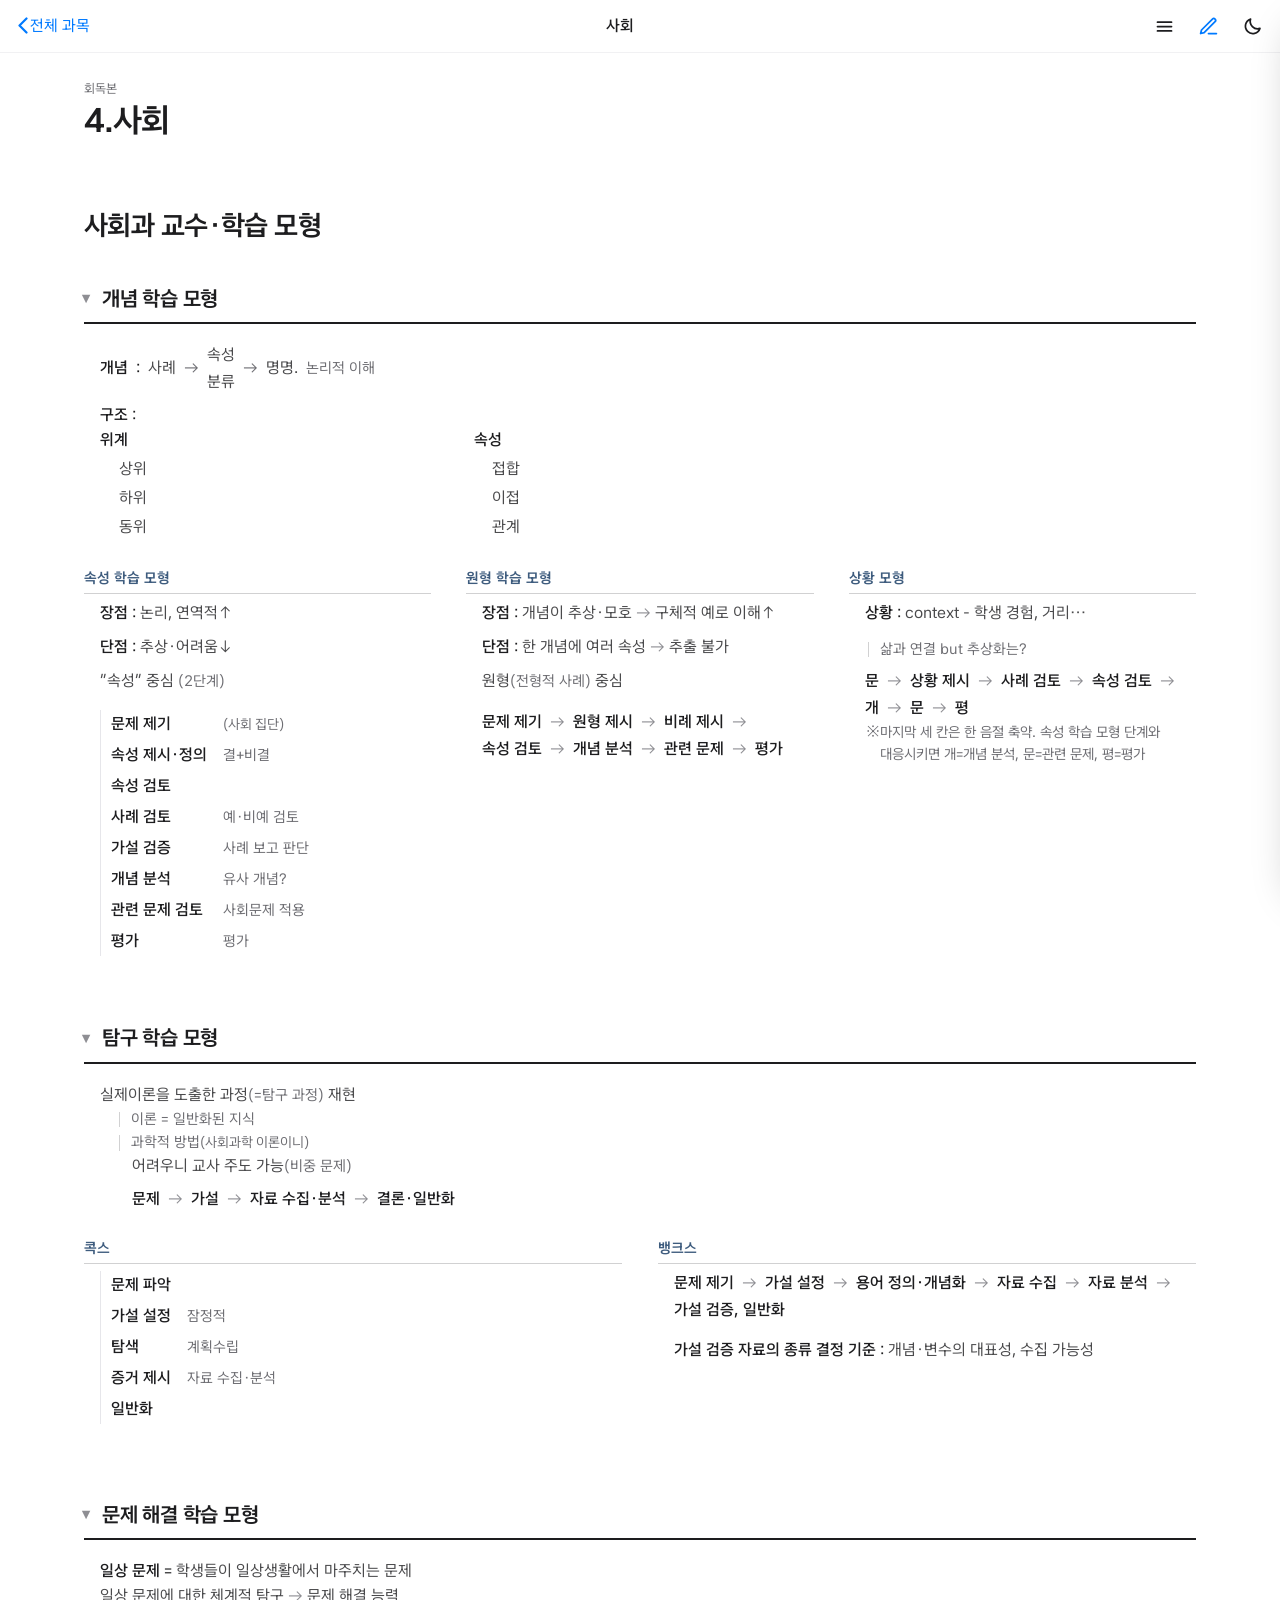
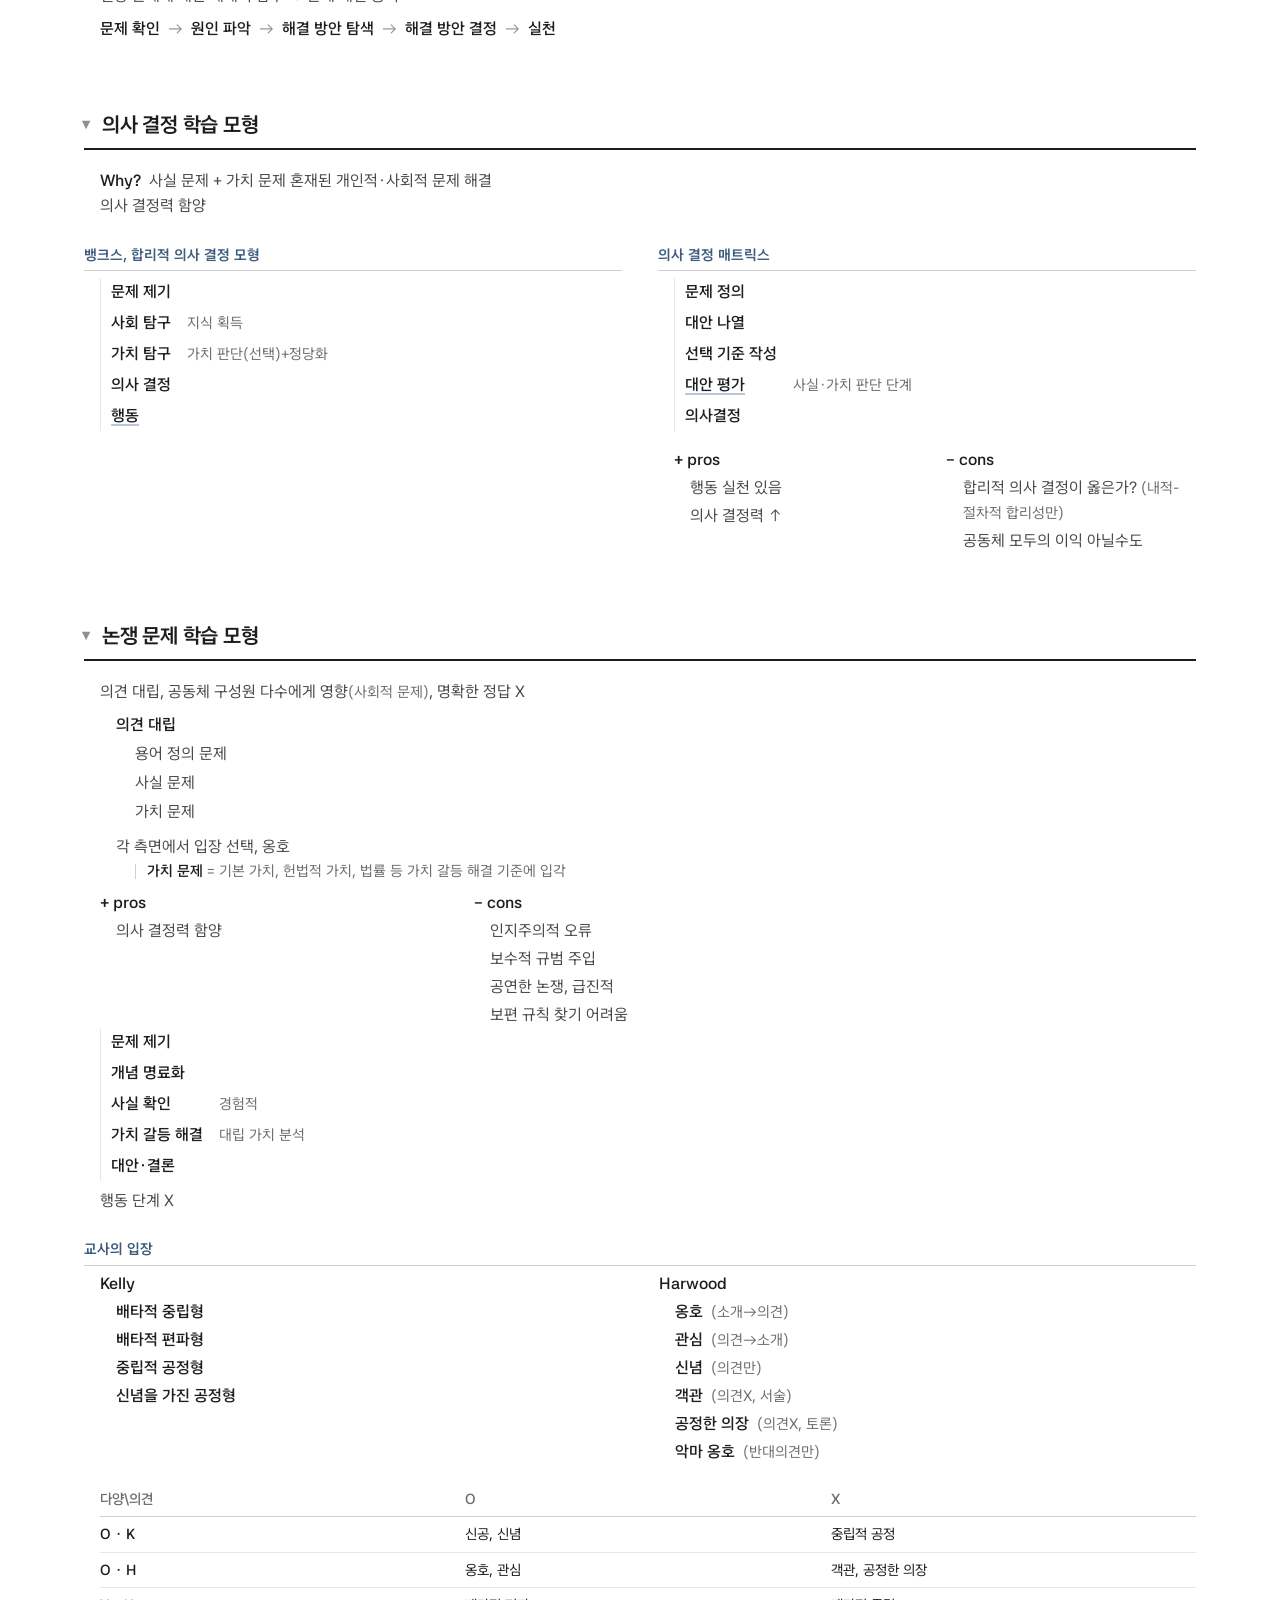
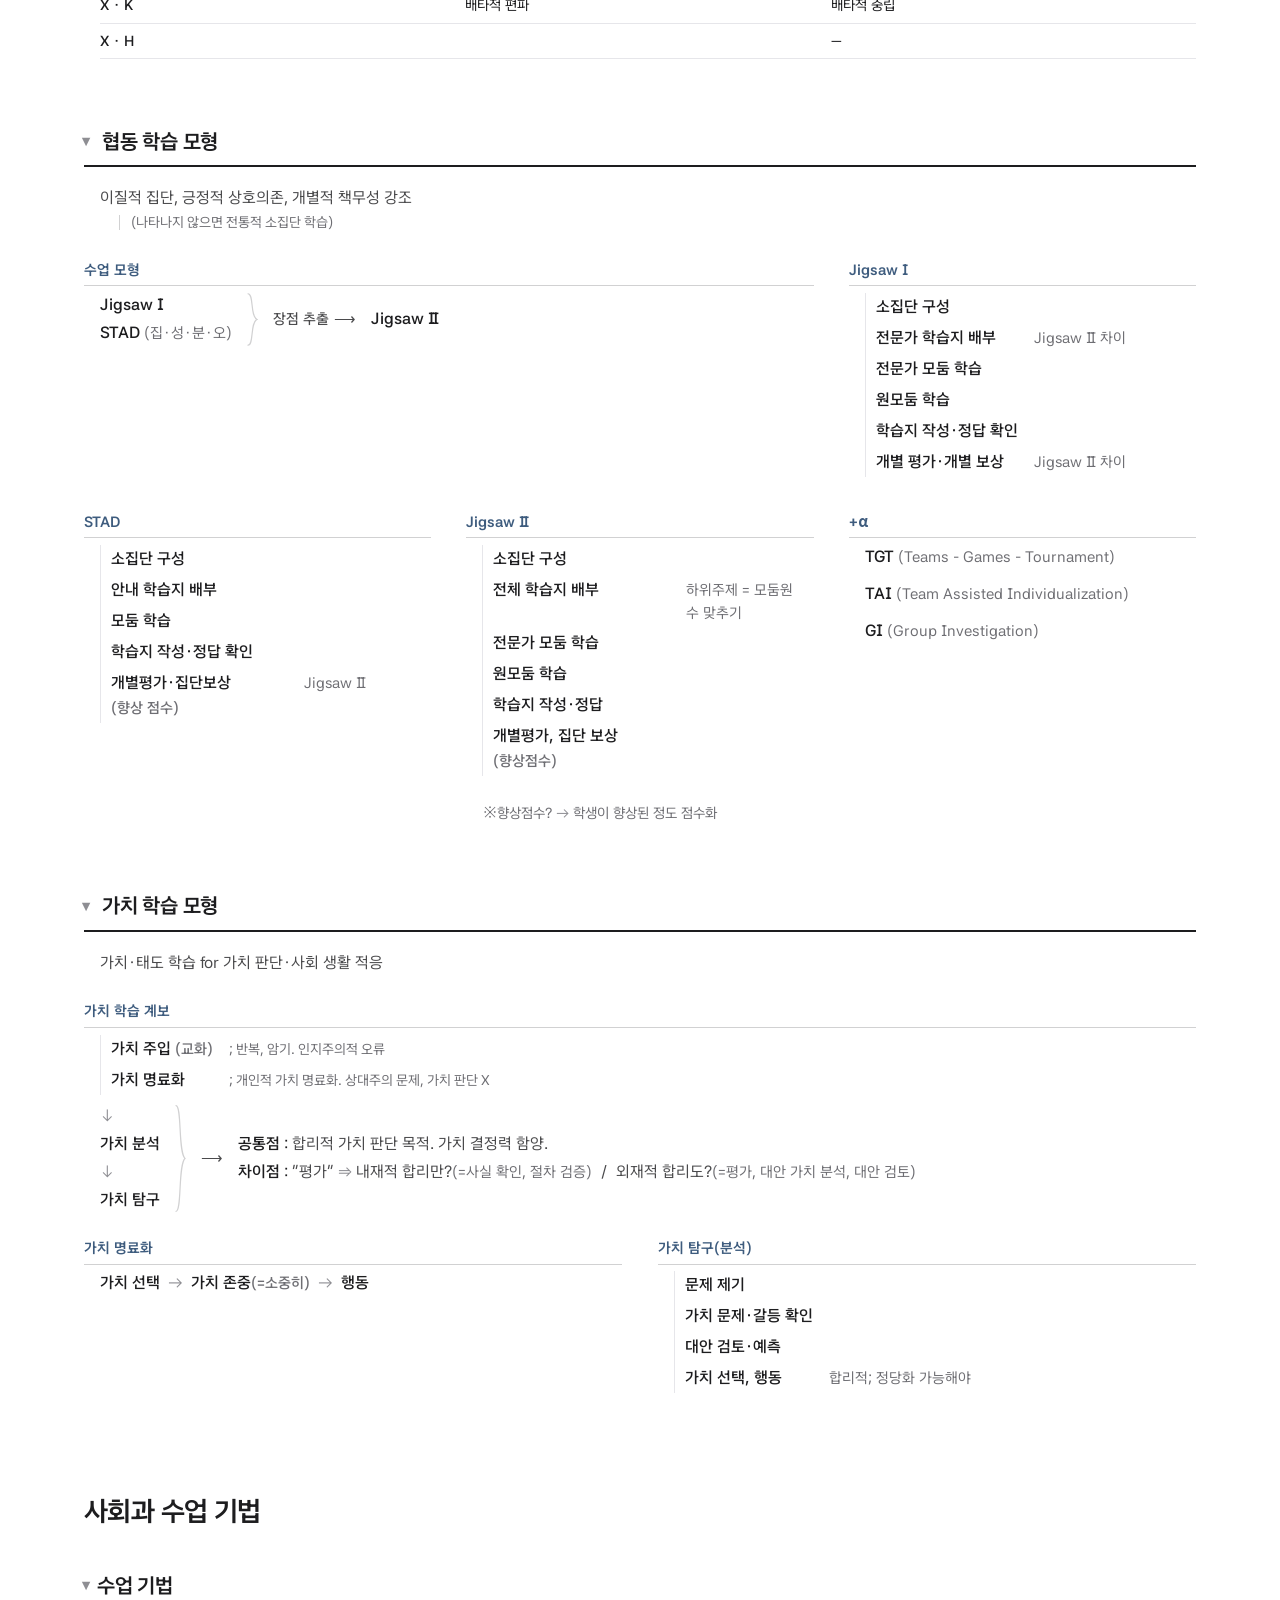
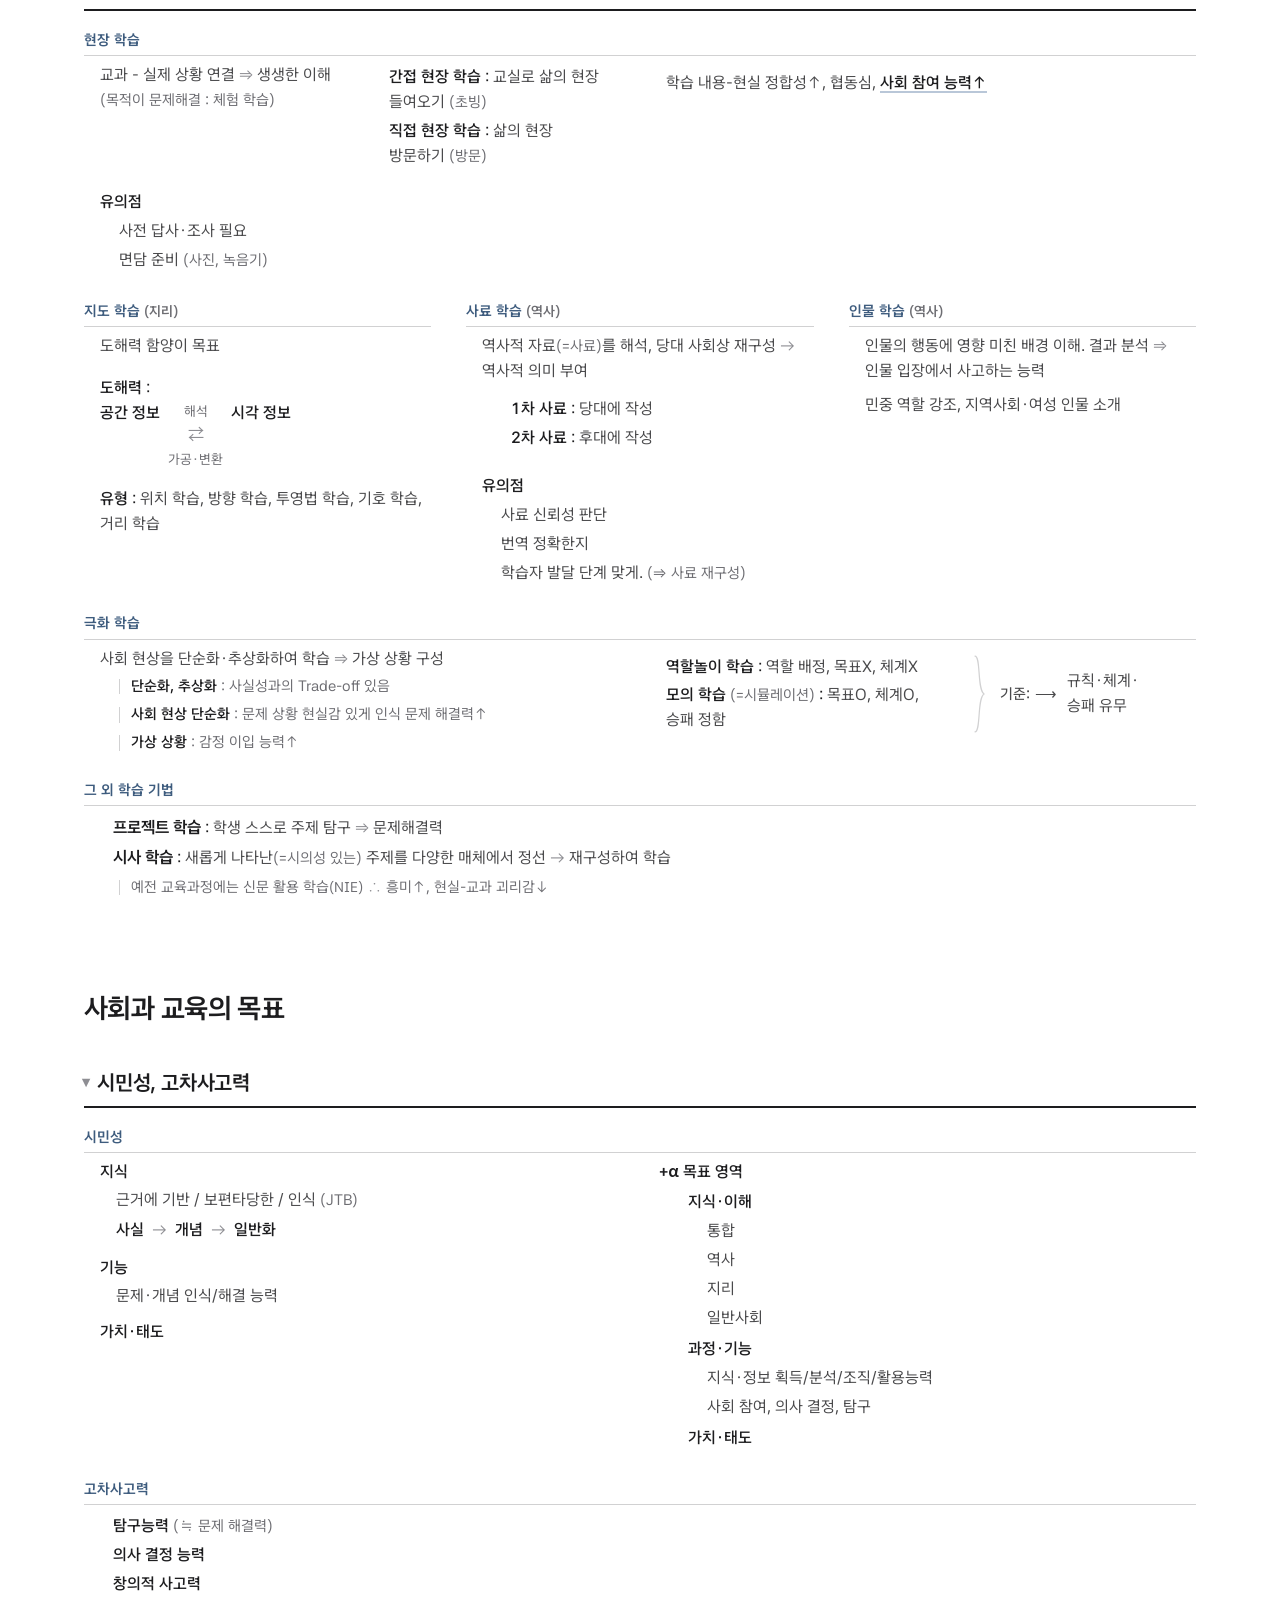
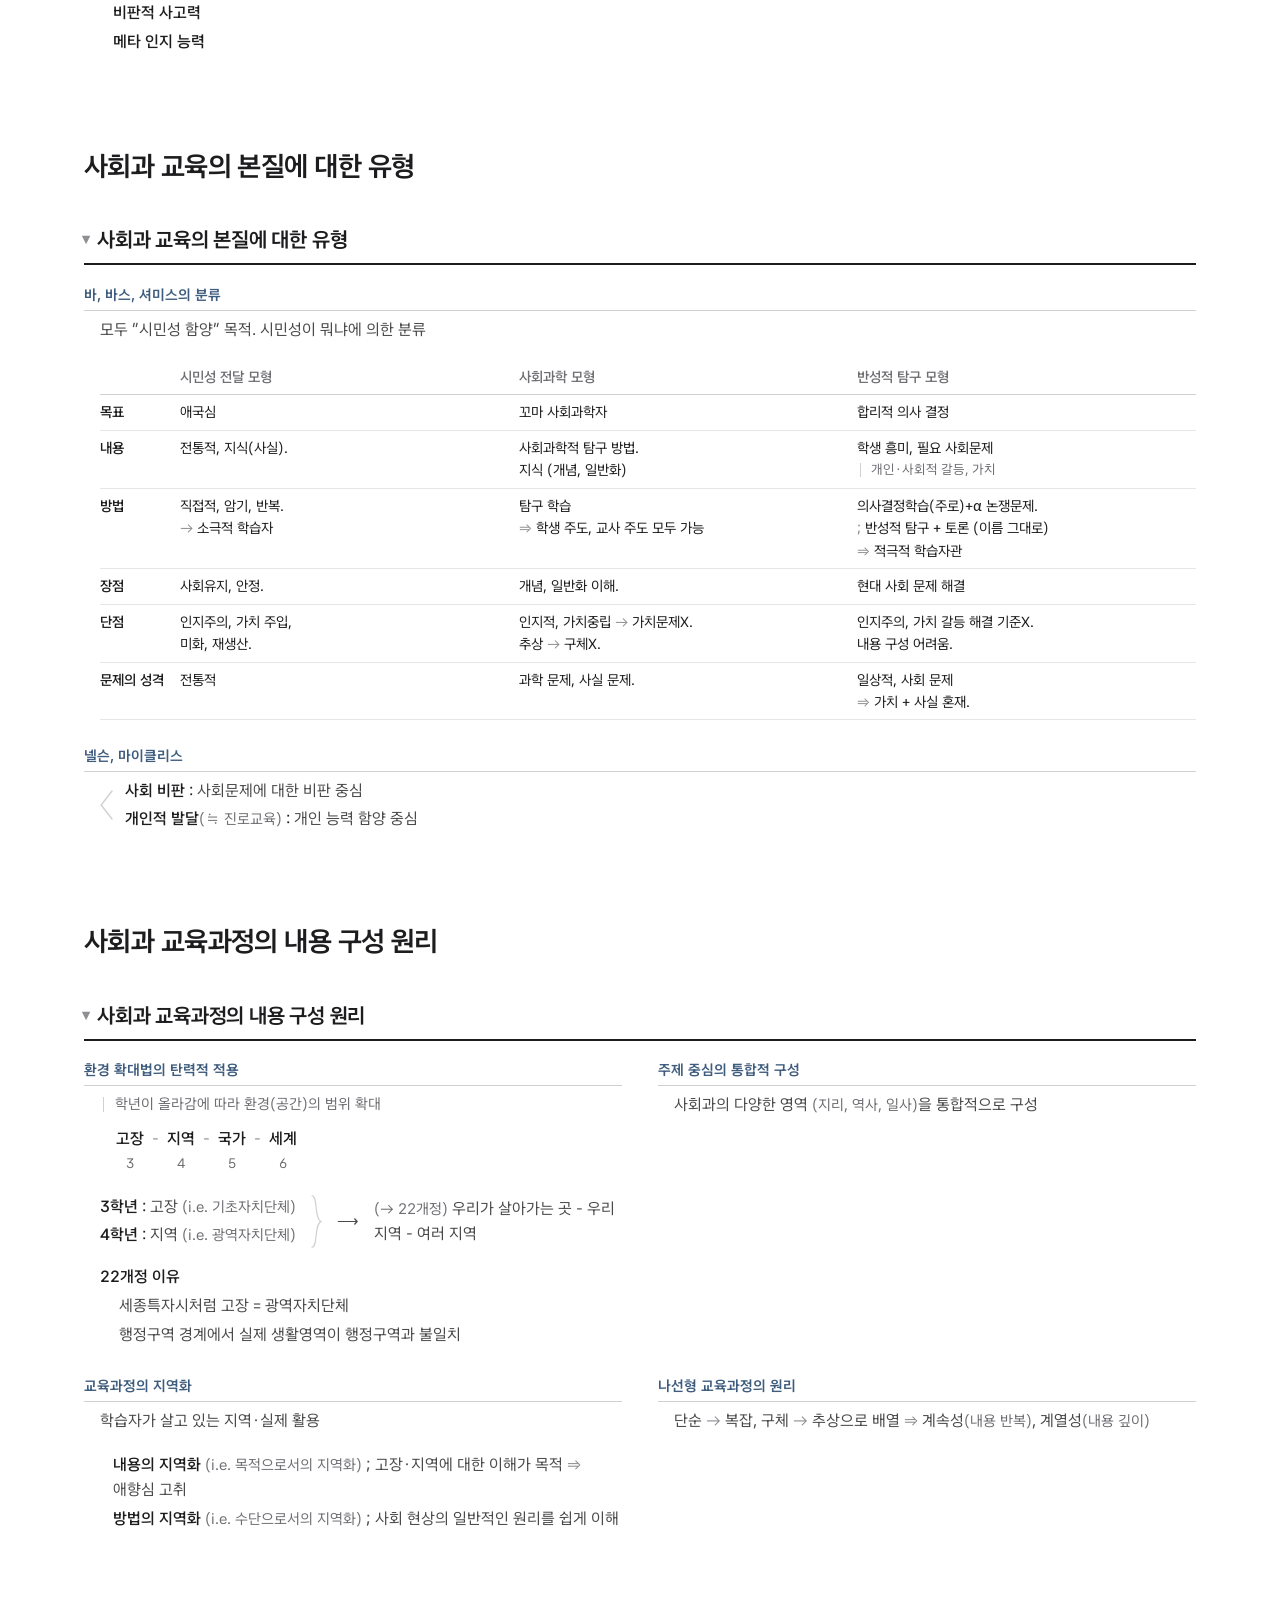
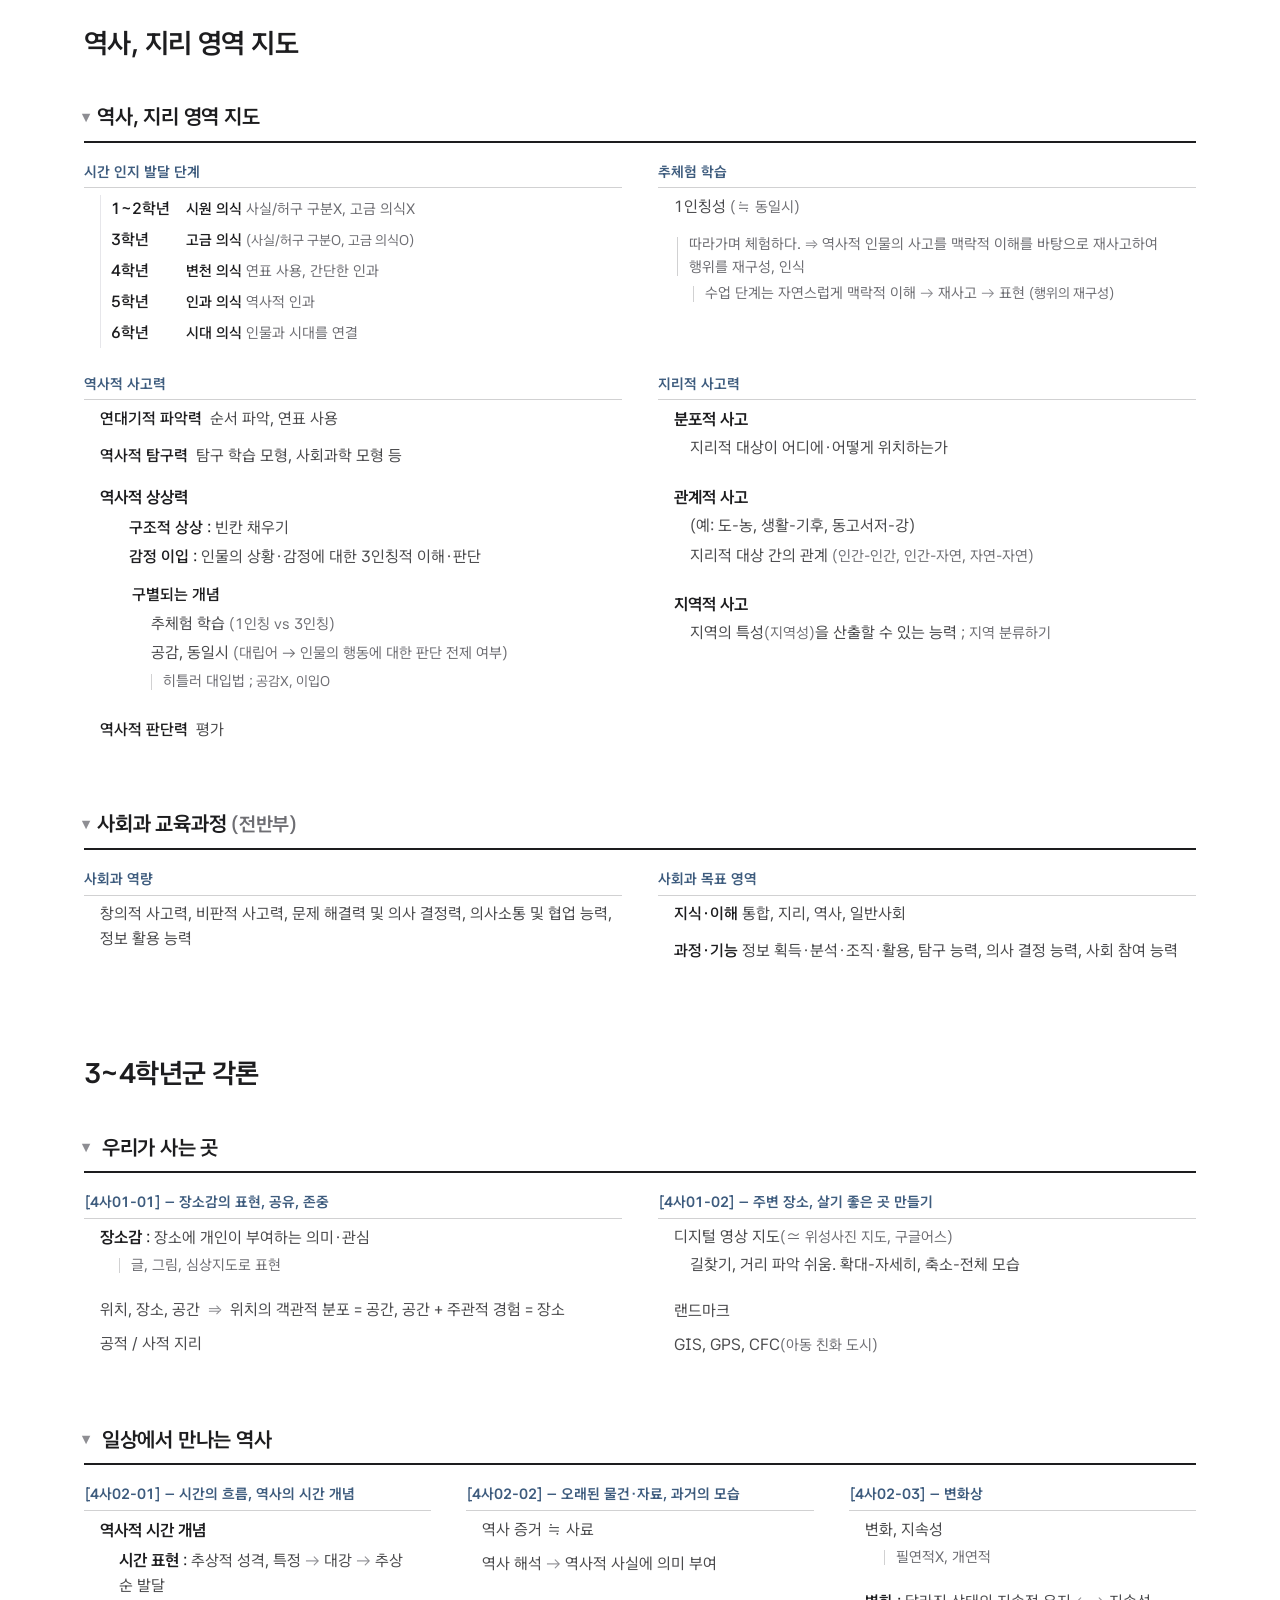
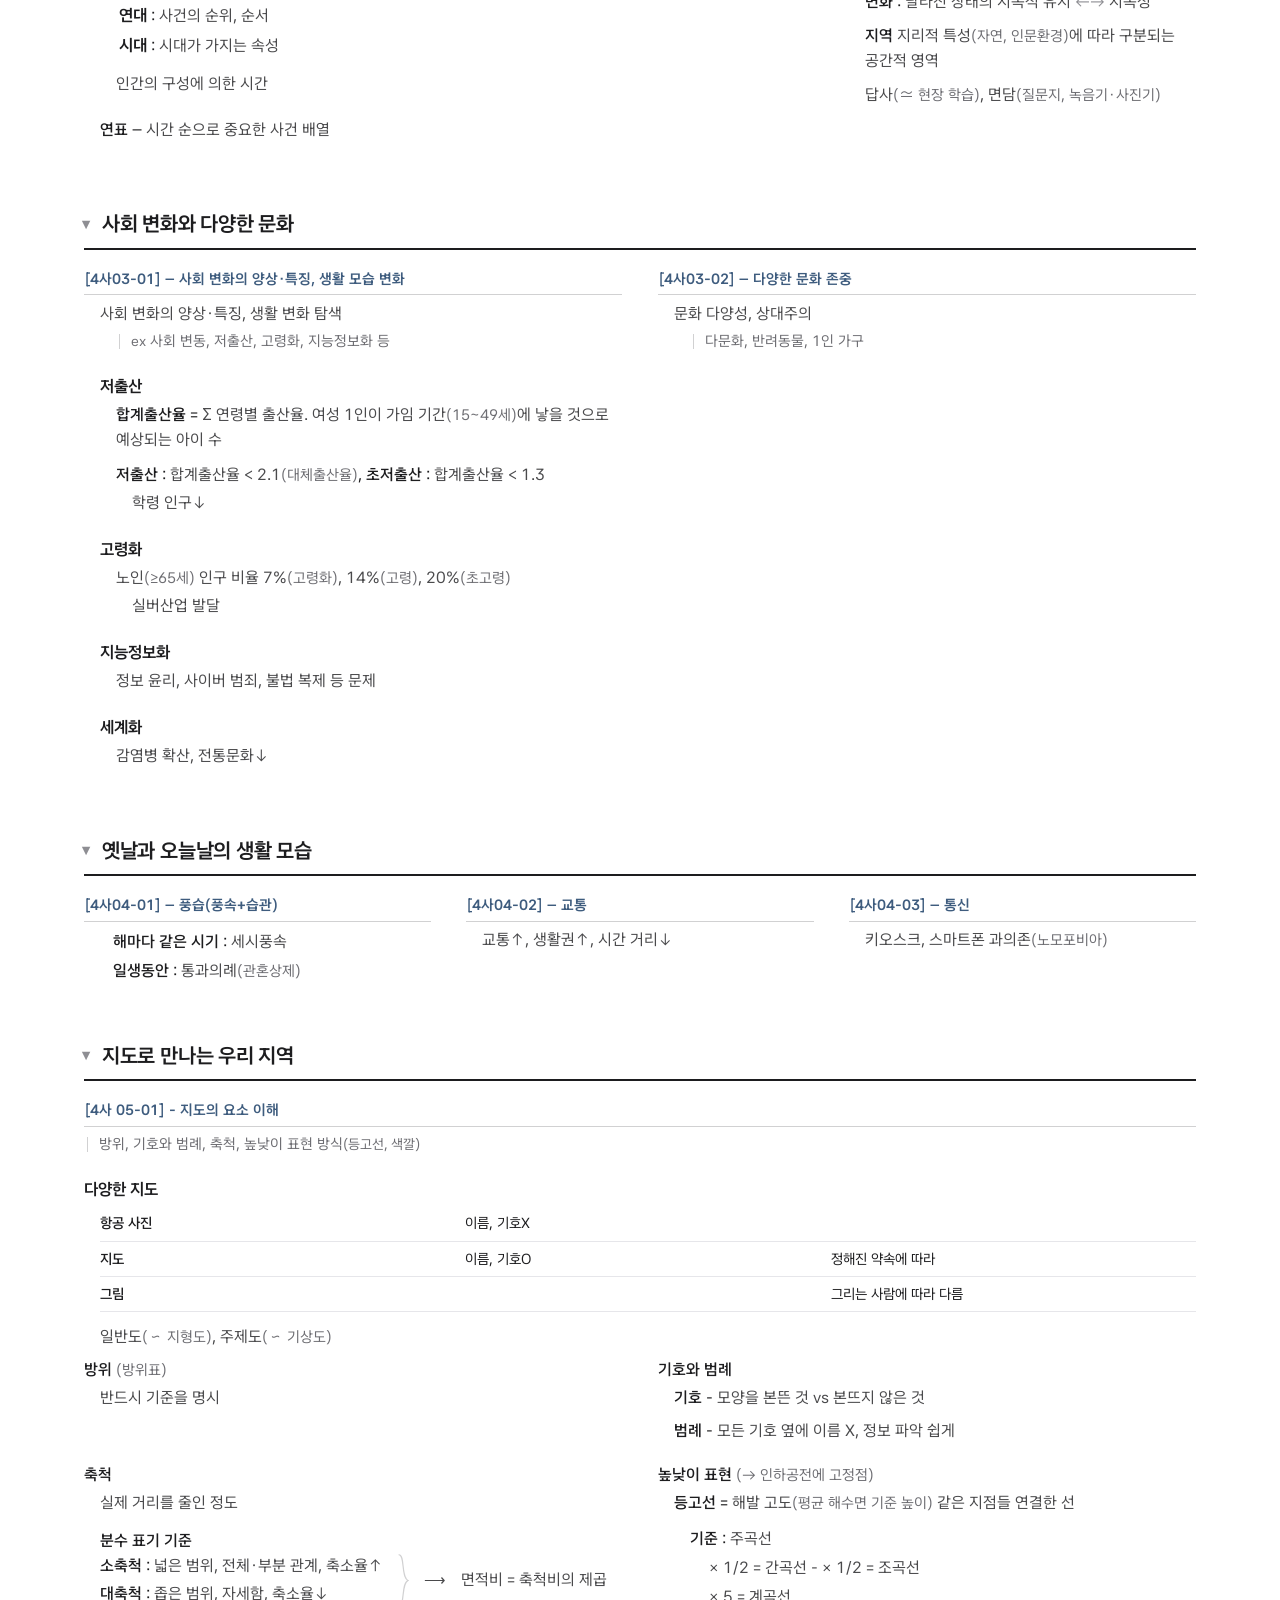
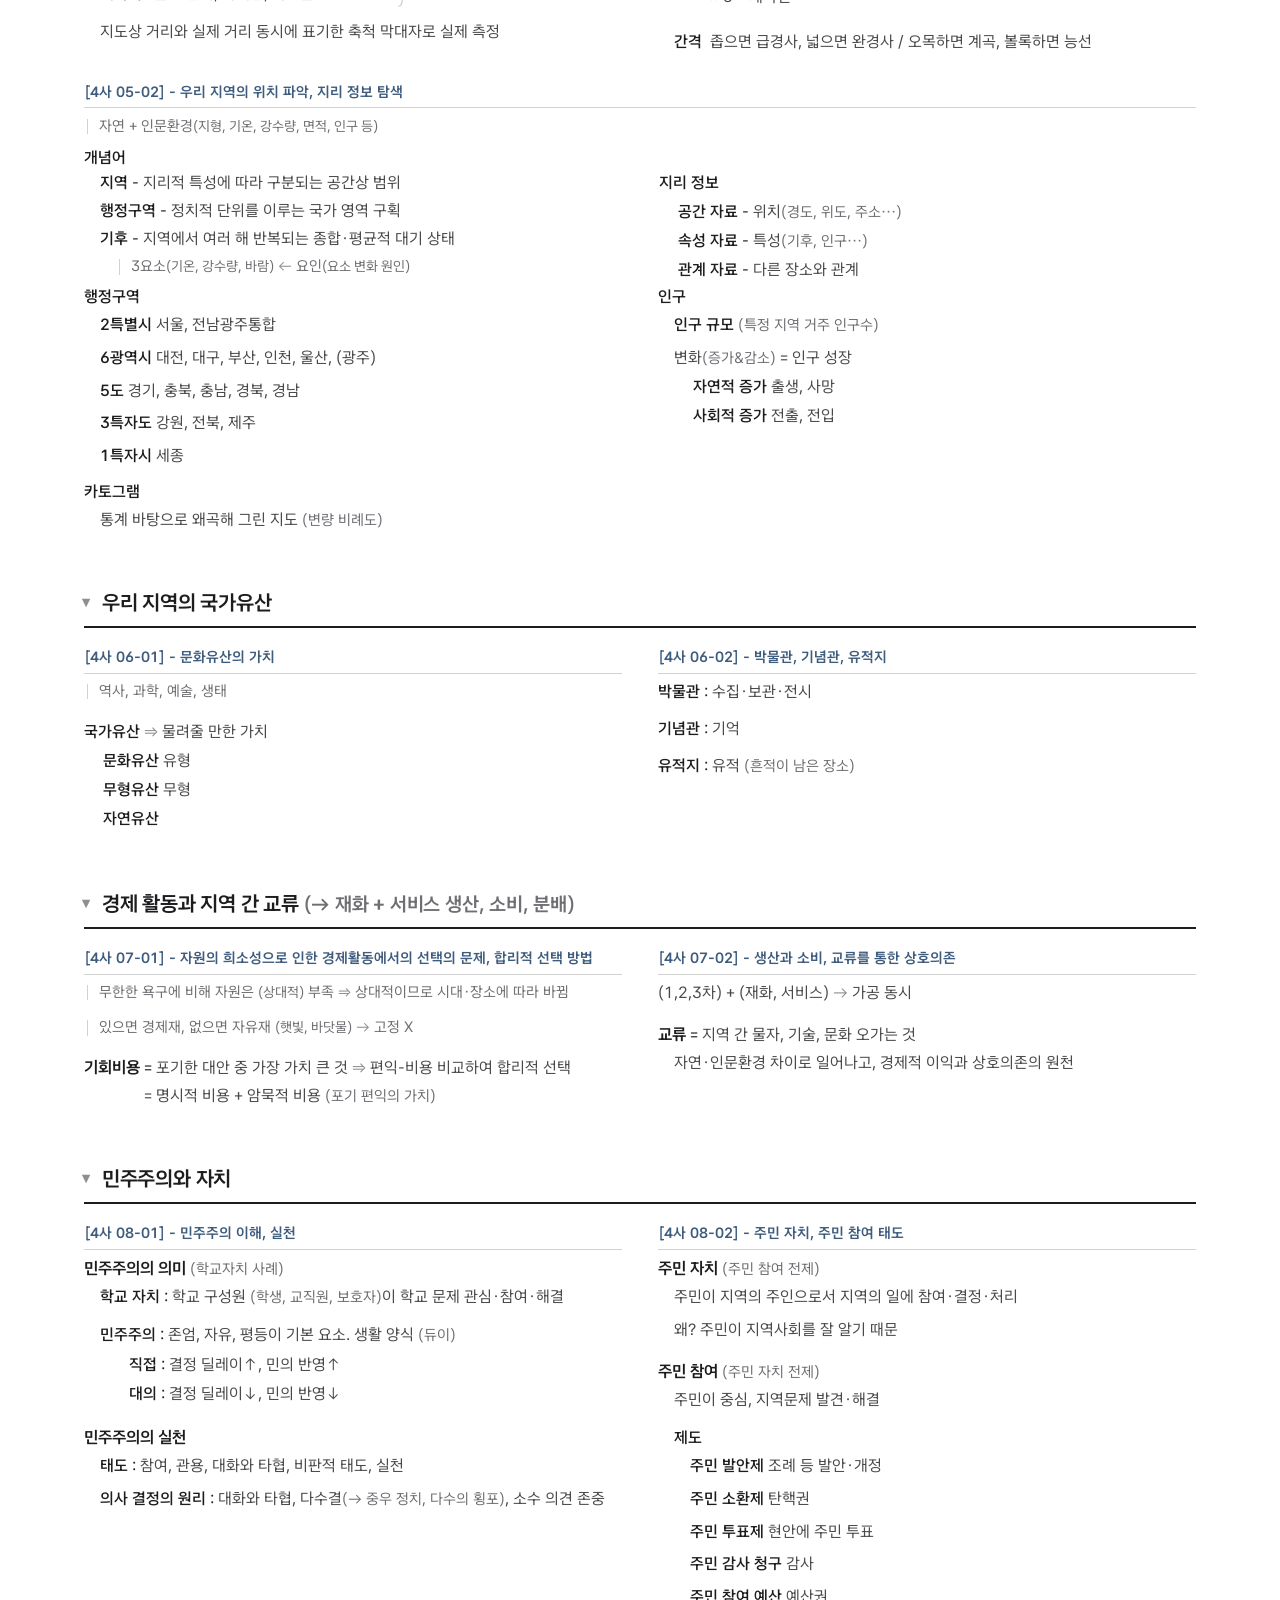
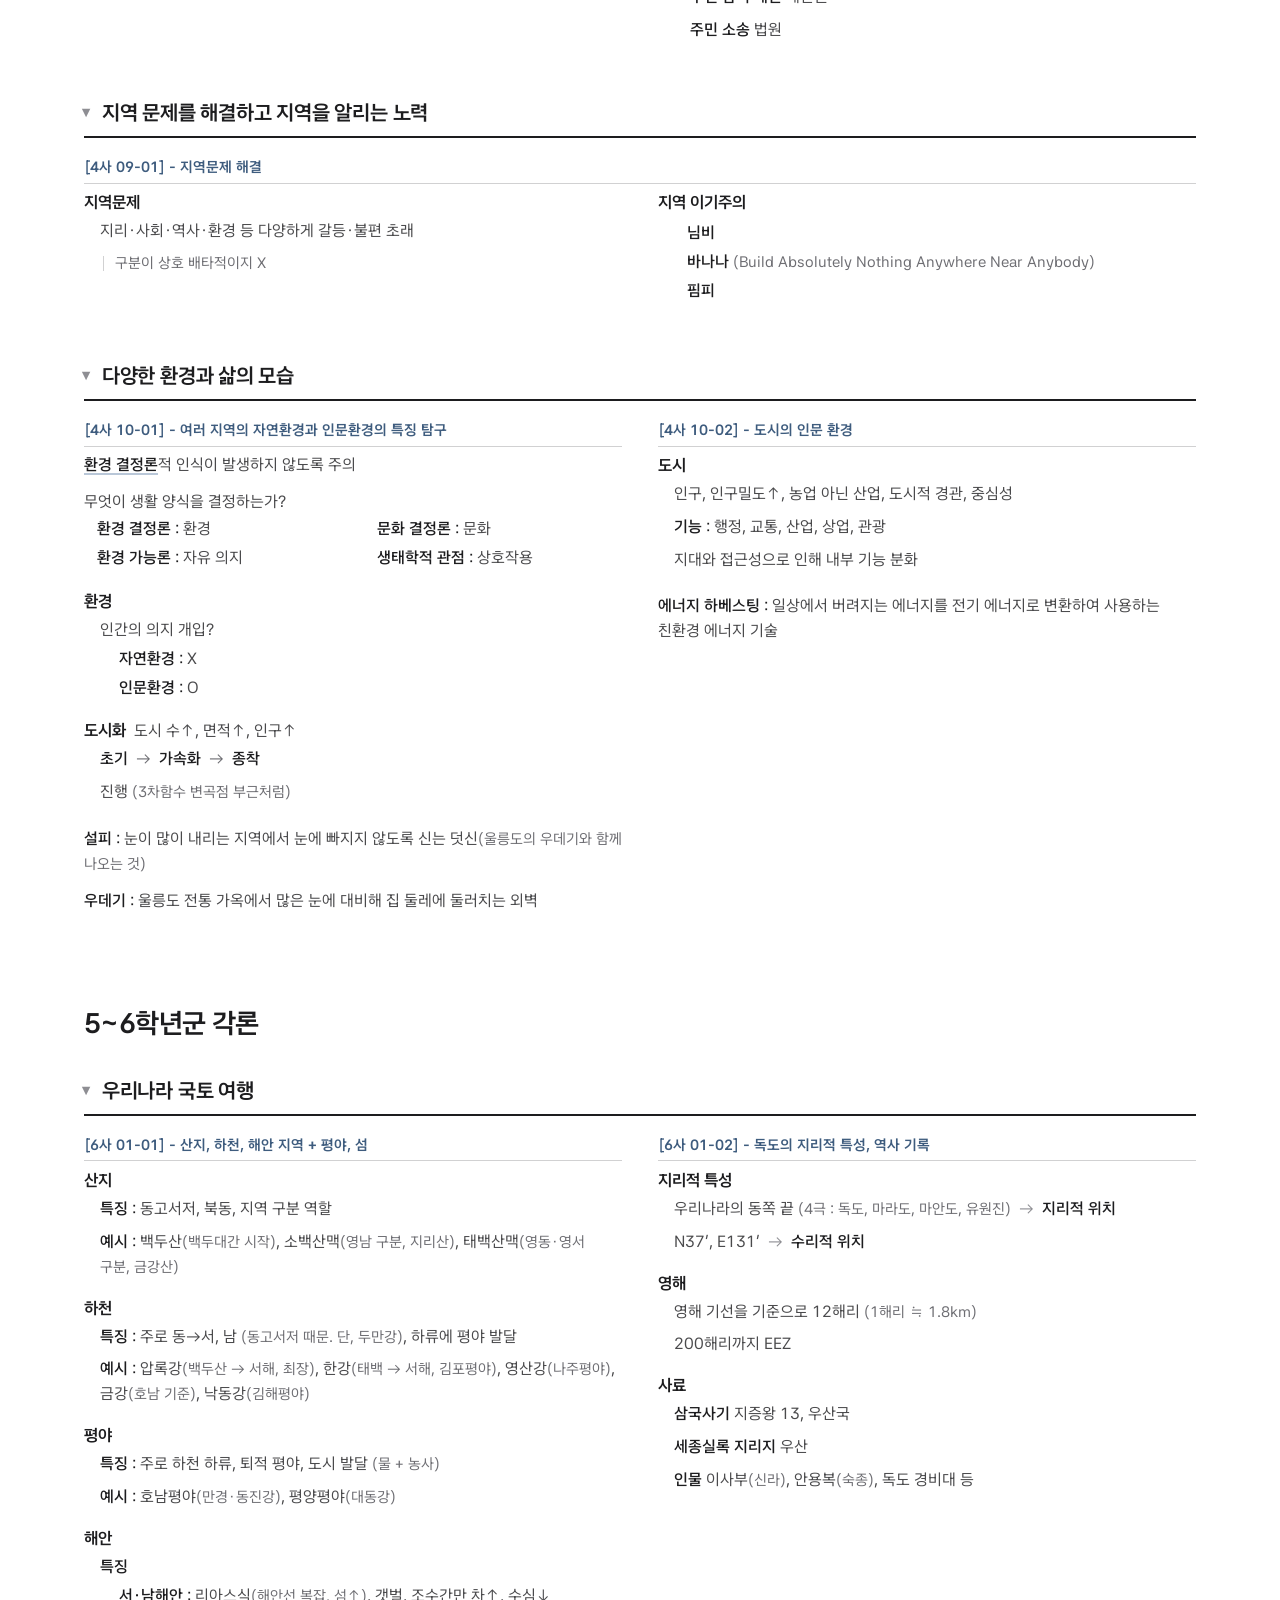
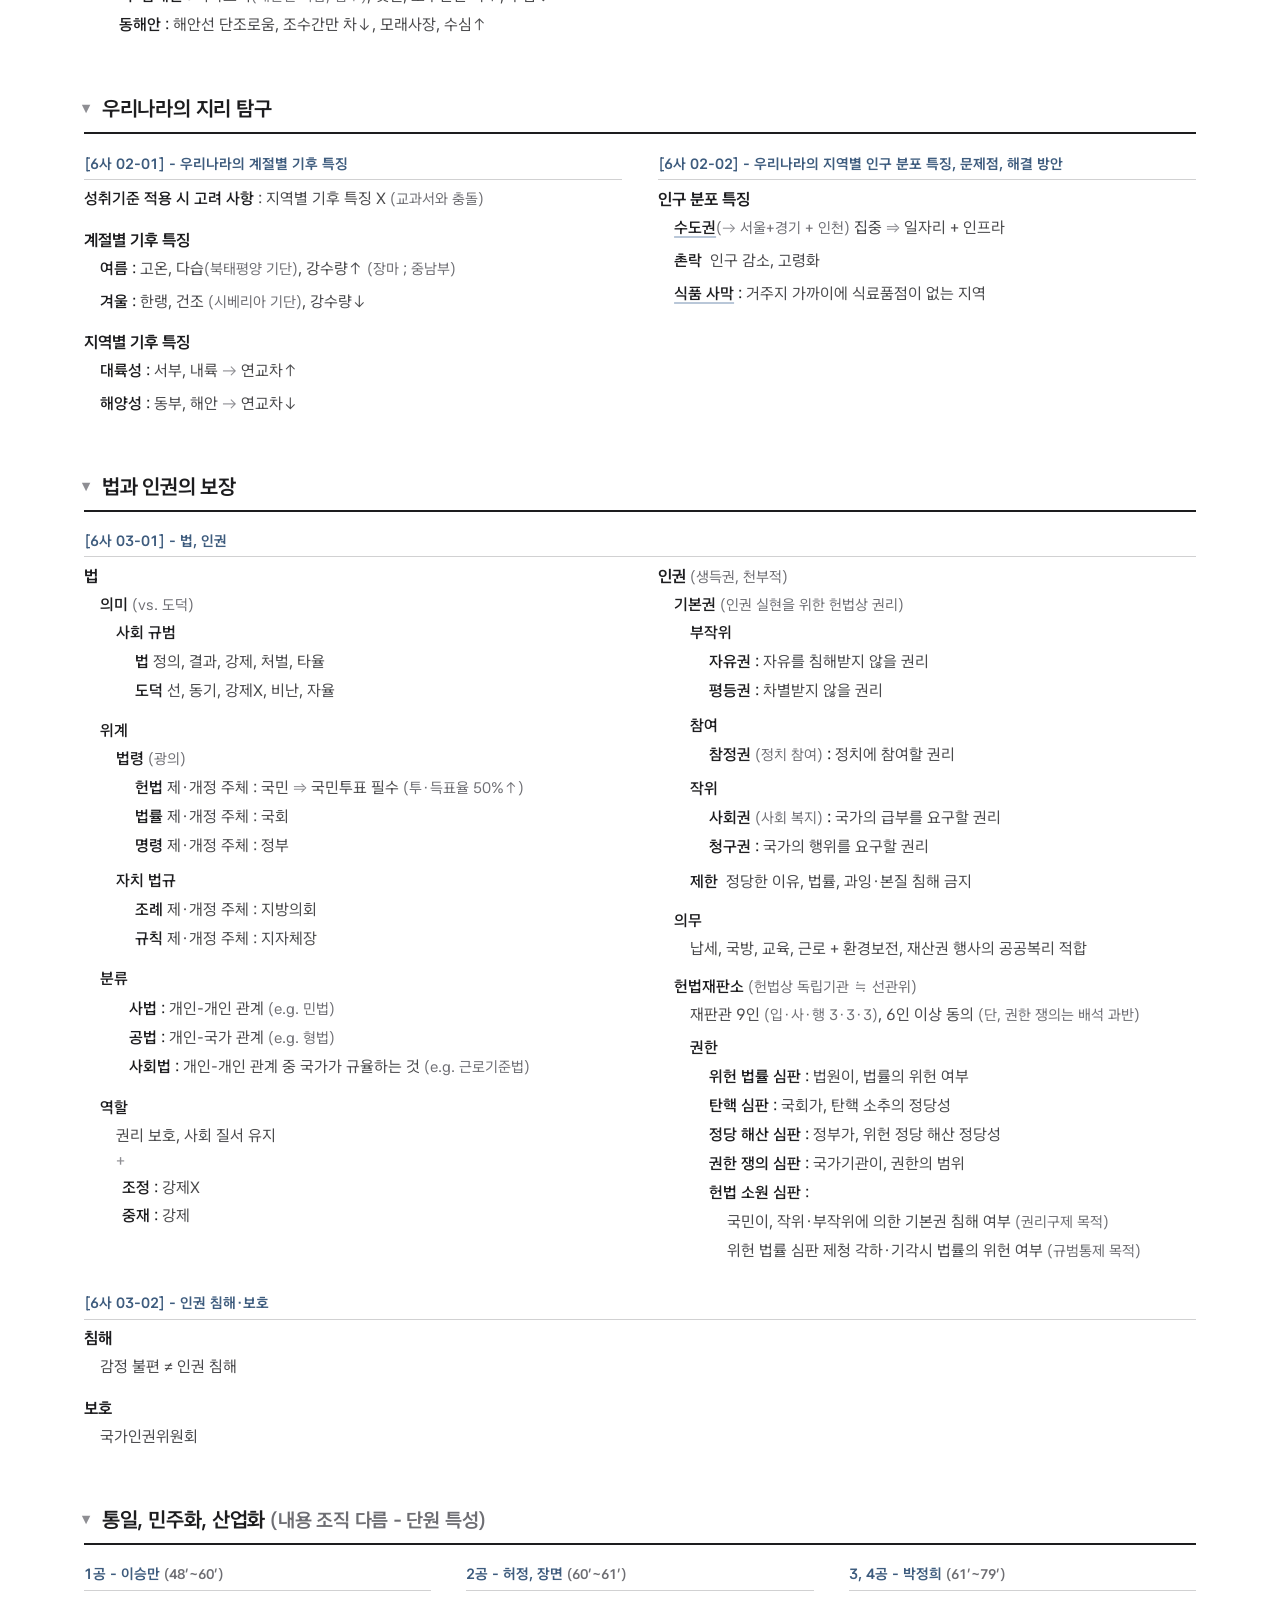
<file: 4.사회.html>
<!doctype html>
<meta charset="utf-8">
<meta name="viewport" content="width=device-width, initial-scale=1">
<title>사회 · 초등 임용 정리 노트</title><link rel="icon" href="icon.svg" type="image/svg+xml"><meta name="description" content="초등 임용 사회 정리 노트 — 과목 개념을 한 판에 정리"><meta property="og:type" content="website"><meta property="og:site_name" content="초등 임용 정리 노트"><meta property="og:title" content="사회 · 초등 임용 정리 노트"><meta property="og:description" content="초등 임용 사회 정리 노트 — 과목 개념을 한 판에 정리"><meta property="og:url" content="https://somnium1357.github.io/review-notes/4.%EC%82%AC%ED%9A%8C.html">
<link rel="stylesheet" href="kit.css?v=151d3b7f">
<script>document.documentElement.classList.add("v2")</script>
<link rel="preconnect" href="https://fonts.googleapis.com"><link rel="preconnect" href="https://fonts.gstatic.com" crossorigin>
<link rel="stylesheet" href="https://fonts.googleapis.com/css2?family=42dot+Sans:wght@400;500;600;700&display=swap">
<script>window.PAN_ROLE={"1._개념_학습_모형": "절", "1)_속성_학습_모형": "칸", "2)_원형_학습_모형": "칸", "3)_상황_모형": "칸", "2._탐구_학습_모형": "절", "1)_콕스": "칸", "2)_뱅크스": "칸", "3._문제_해결_학습_모형": "절", "4._의사_결정_학습_모형": "절", "뱅크스,_합리적_의사_결정_모형": "칸", "의사_결정_매트릭스": "칸", "5._논쟁_문제_학습_모형": "절", "교사의_입장": "칸", "6._협동_학습_모형": "절", "수업_모형": "칸", "1)_Jigsaw_I": "칸", "2)_STAD": "칸", "3)_Jigsaw_Ⅱ": "칸", "+α": "칸", "7._가치_학습_모형": "절", "가치_학습_계보": "칸", "1)_가치_명료화": "칸", "2)_가치_탐구(분석)": "칸", "수업_기법": "절", "1)_현장_학습": "칸", "2)_지도_학습_(지리)": "칸", "3)_사료_학습_(역사)": "칸", "4)_인물_학습_(역사)": "칸", "5)_극화_학습": "칸", "6)_그_외_학습_기법": "칸", "시민성,_고차사고력": "절", "1)_시민성": "칸", "2)_고차사고력": "칸", "사회과_교육의_본질에_대한_유형__2": "절", "1)_바,_바스,_셔미스의_분류": "칸", "2)_넬슨,_마이클리스": "칸", "사회과_교육과정의_내용_구성_원리__2": "절", "1._환경_확대법의_탄력적_적용": "칸", "2._주제_중심의_통합적_구성": "칸", "3._교육과정의_지역화": "칸", "4._나선형_교육과정의_원리": "칸", "역사,_지리_영역_지도__2": "절", "1._시간_인지_발달_단계": "칸", "2._추체험_학습": "칸", "3._역사적_사고력": "칸", "4._지리적_사고력": "칸", "사회과_교육과정_(전반부)": "절", "1._사회과_역량": "칸", "2._사회과_목표_영역": "칸", "1._우리가_사는_곳": "절", "1)_[4사01-01]_–_장소감의_표현,_공유,_존중": "칸", "2)_[4사01-02]": "칸", "2._일상에서_만나는_역사": "절", "1)_[4사02-01]": "칸", "2)_[4사02-02]": "칸", "3)_[4사02-03]_–_변화상": "칸", "1._사회_변화와_다양한_문화": "절", "1)_[4사03-01]": "칸", "2)_[4사03-02]_–_다양한_문화_존중": "칸", "2._옛날과_오늘날의_생활_모습": "절", "1)_[4사04-01]_–_풍습(풍속+습관)": "칸", "2)_[4사04-02]_–_교통": "칸", "3)_[4사04-03]_–_통신": "칸", "4-1_각론": "숨김", "5._지도로_만나는_우리_지역": "절", "1)_[4사_05-01]_-_지도의_요소_이해": "칸", "2)_[4사_05-02]_-_우리_지역의_위치_파악,_지리_정보_탐색": "칸", "6._우리_지역의_국가유산": "절", "3)_[4사_06-01]_-_문화유산의_가치": "칸", "4)_[4사_06-02]_-_박물관,_기념관,_유적지": "칸", "7._경제_활동과_지역_간_교류_(→_재화_+_서비스_생산,_소비,_분배)": "절", "1)_[4사_07-01]_-_자원의_희소성으로_인한_경제활동에서의_선택의_문제,_합리적_선택_방법": "칸", "2)_[4사_07-02]_-_생산과_소비,_교류를_통한_상호의존": "칸", "4-2_각론": "숨김", "1._민주주의와_자치": "절", "1)_[4사_08-01]_-_민주주의_이해,_실천": "칸", "2)_[4사_08-02]_-_주민_자치,_주민_참여_태도": "칸", "2._지역_문제를_해결하고_지역을_알리는_노력": "절", "1)_[4사_09-01]_-_지역문제_해결": "칸", "3._다양한_환경과_삶의_모습": "절", "1)_[4사_10-01]_-_여러_지역의_자연환경과_인문환경의_특징_탐구": "칸", "2)_[4사_10-02]_-_도시의_인문_환경": "칸", "5-1_각론": "숨김", "1._우리나라_국토_여행": "절", "1)_[6사_01-01]_-_산지,_하천,_해안_지역_+_평야,_섬": "칸", "2)_[6사_01-02]_-_독도의_지리적_특성,_역사_기록": "칸", "2._우리나라의_지리_탐구": "절", "1)_[6사_02-01]_-_우리나라의_계절별_기후_특징": "칸", "2)_[6사_02-02]_-_우리나라의_지역별_인구_분포_특징,_문제점,_해결_방안": "칸", "3._법과_인권의_보장": "절", "1)_[6사_03-01]_-_법,_인권": "칸", "2)_[6사_03-02]_-_인권_침해·보호": "칸", "6-1_각론": "숨김", "1._통일,_민주화,_산업화_(내용_조직_다름_-_단원_특성)": "절", "1)_1공_-_이승만_(48'~60')": "칸", "2)_2공_-_허정,_장면_(60'~61')": "칸", "3)_3,_4공_-_박정희_(61'~79')": "칸", "4)_5공_-_전두환_(79'~88')": "칸", "5)_6공_-_노태우_~_이재명_(88'~)": "칸", "2._민주주의와_시민_참여": "절", "1)_[6사_08-01]_-_민주주의,_선거": "칸", "2)_[6사_08-02]_-_국회,_행정부,_법원과_권력_분립": "칸", "3)_[6사_08-03]_-_미디어_의미·역할·비판적_분석": "칸", "3._지구,_대륙,_국가": "절", "1)_[6사_09-01]_-_공간_자료_특징,_위치_표현_방법": "칸", "2)_[6사_09-02]": "칸", "6-2_각론": "숨김", "1._세계의_자연환경": "절", "1)_[6사_10-01]_-_지형_경관": "칸", "2)_[6사_10-02]_-_기후": "칸", "2._시장경제와_국가_간_거래": "절", "1)_[6사_11-01]_-_가계와_기업의_역할,_근로자의_권리,_기업의_자유와_사회적_책임": "칸", "2)_[6사_11-02]_-_경제성장": "칸", "3)_[6사_11-03]_-_무역": "칸", "2022_개정_교육과정_-_교육과정_설계의_개요": "절", "영역군_(손글씨_라벨_—_지리/일사/역사)": "머리줄", "지리_영역군": "칸", "일반사회_영역군": "칸", "역사_영역군": "칸", "2022_개정_교육과정_-_성격_및_목표": "절", "사회과에서_기르고자_하는_시민": "글칸", "사회과_교과_역량": "칸", "세부_목표_(5)": "칸", "사회과_수업_기법_-_사회과_평가_방법": "절"}</script>
<script>window.PAN_HOIST=false;window.PAN_CTREE=false</script>

<style>

.wrap{width:min(100%,1160px);max-width:none;margin:0 auto;padding:76px clamp(16px,2.5vw,24px) 90px;}
p.note,p.sub{max-width:46em;}

.pg{margin:0;}
.foot{margin-top:40px;padding-top:18px;font-size:13px;}
.foot a{color:var(--sec);}
</style>
<div class="layout">
<aside class="sidebar"><div class="toc-view"><div class="tochead"><a class="toc-switch" href="index.html">← 목록</a><b>4.사회</b></div><details class="tgrp" open><summary><a class="gh" href="#사회과_교수·학습_모형">사회과 교수·학습 모형</a></summary><nav class="tnav"><a href="#개념_학습_모형">개념 학습 모형</a><a href="#탐구_학습_모형">탐구 학습 모형</a><a href="#문제_해결_학습_모형">문제 해결 학습 모형</a><a href="#의사_결정_학습_모형">의사 결정 학습 모형</a><a href="#논쟁_문제_학습_모형">논쟁 문제 학습 모형</a><a href="#협동_학습_모형">협동 학습 모형</a><a href="#가치_학습_모형">가치 학습 모형</a></nav></details><details class="tgrp" open><summary><a class="gh" href="#사회과_수업_기법">사회과 수업 기법</a></summary><nav class="tnav"><a href="#현장_학습">현장 학습</a><a href="#지도_학습_(지리)">지도 학습 (지리)</a><a href="#사료_학습_(역사)">사료 학습 (역사)</a><a href="#인물_학습_(역사)">인물 학습 (역사)</a><a href="#극화_학습">극화 학습</a><a href="#그_외_학습_기법">그 외 학습 기법</a><a href="#사회과_수업_기법_-_사회과_평가_방법">사회과 평가 방법</a></nav></details><details class="tgrp" open><summary><a class="gh" href="#사회과_교육의_목표">사회과 교육의 목표</a></summary><nav class="tnav"><a href="#시민성">시민성</a><a href="#고차사고력">고차사고력</a><a href="#사회과_역량">사회과 역량</a><a href="#사회과_목표_영역">사회과 목표 영역</a></nav></details><details class="tgrp" open><summary><a class="gh" href="#사회과_교육의_본질에_대한_유형">사회과 교육의 본질에 대한 유형</a></summary><nav class="tnav"><a href="#바,_바스,_셔미스의_분류">바, 바스, 셔미스의 분류</a><a href="#넬슨,_마이클리스">넬슨, 마이클리스</a></nav></details><details class="tgrp" open><summary><a class="gh" href="#사회과_교육과정의_내용_구성_원리">사회과 교육과정의 내용 구성 원리</a></summary><nav class="tnav"><a href="#환경_확대법의_탄력적_적용">환경 확대법의 탄력적 적용</a><a href="#주제_중심의_통합적_구성">주제 중심의 통합적 구성</a><a href="#교육과정의_지역화">교육과정의 지역화</a><a href="#나선형_교육과정의_원리">나선형 교육과정의 원리</a></nav></details><details class="tgrp" open><summary><a class="gh" href="#역사,_지리_영역_지도">역사, 지리 영역 지도</a></summary><nav class="tnav"><a href="#시간_인지_발달_단계">시간 인지 발달 단계</a><a href="#추체험_학습">추체험 학습</a><a href="#역사적_사고력">역사적 사고력</a><a href="#지리적_사고력">지리적 사고력</a></nav></details><details class="tgrp" open><summary><a class="gh" href="#3~4학년군_각론">3~4학년군 각론</a></summary><nav class="tnav"><a href="#3-1_각론">3-1 각론</a><a href="#3-2_각론">3-2 각론</a><a href="#4-1_각론">4-1 각론</a><a href="#4-2_각론">4-2 각론</a></nav></details><details class="tgrp" open><summary><a class="gh" href="#5~6학년군_각론">5~6학년군 각론</a></summary><nav class="tnav"><a href="#5-1_각론">5-1 각론</a><a href="#6-1_각론">6-1 각론</a><a href="#6-2_각론">6-2 각론</a></nav></details><details class="tgrp" open><summary><a class="gh" href="#2022_개정_교육과정">2022 개정 교육과정</a></summary><nav class="tnav"><a href="#2022_개정_교육과정_-_교육과정_설계의_개요">교육과정 설계의 개요</a><a href="#2022_개정_교육과정_-_성격_및_목표">성격 및 목표</a></nav></details></div><div class="list-view" hidden><div class="tochead"><a class="toc-back" href="#">← 목차</a><b>과목</b></div><nav class="tnav"><a href="1.국어.html">1.국어</a><a href="2.수학.html">2.수학</a><a href="3.영어.html">3.영어</a><a href="4.사회.html" class="cur">4.사회</a><a href="5.도덕.html">5.도덕</a><a href="6.과학.html">6.과학</a><a href="7.체육.html">7.체육</a><a href="8.음악.html">8.음악</a><a href="9.미술.html">9.미술</a><a href="10.실과.html">10.실과</a><a href="11.통합교과.html">11.통합교과</a><a href="13.총창.html">13.총창</a></nav></div></aside>
<main class="wrap">
<p class="eyebrow">회독본</p>
<h1>4.사회</h1>

<section class="pg" id="p02">
<div class="part" id="사회과_교수·학습_모형">사회과 교수·학습 모형</div>
<h2 id="1._개념_학습_모형"><a id="개념_학습_모형"></a><span class="num">1.</span> 개념 학습 모형</h2>
<div class="ind">
<div class="row"><span class="term">개념</span> :
  <div class="chain">
    <span class="desc">사례</span>
    <span class="arrow">→</span>
    <div class="par"><span class="desc">속성</span><span class="desc">분류</span></div>
    <span class="arrow">→</span>
    <span class="desc">명명.</span>
  </div>
  <span class="quiet">논리적 이해</span>
</div>

<div class="branch" style="margin-top:8px">
  <div><span class="term">구조</span> :</div>
  <div class="cols n2 fit">
    <div class="branch">
      <div><span class="term">위계</span></div>
      <div class="bracket">
        <div><span class="desc">상위</span></div>
        <div><span class="desc">하위</span></div>
        <div><span class="desc">동위</span></div>
      </div>
    </div>
    <div class="branch">
      <div><span class="term">속성</span></div>
      <div class="bracket">
        <div><span class="desc">접합</span></div>
        <div><span class="desc">이접</span></div>
        <div><span class="desc">관계</span></div>
      </div>
    </div>
  </div>
</div>
</div>

<h3 id="1)_속성_학습_모형"><a id="속성_학습_모형"></a><span class="num">1)</span> 속성 학습 모형</h3>
<div class="ind">
<div><span class="term">장점</span> : <span class="desc">논리, 연역적↑</span></div>
<div><span class="term">단점</span> : <span class="desc">추상·어려움↓</span></div>
<div class="desc">"속성" 중심 <span class="quiet">(2단계)</span></div>

<div class="vchain" style="margin-top:8px">
  <div class="stp"><span class="term">문제 제기</span></div><div class="ann"><span class="quiet">(사회 집단)</span></div>
  <div class="arw">↓</div>
  <div class="stp"><span class="term">속성 제시·정의</span></div><div class="ann"><span class="mk">→</span> 결+비결</div>
  <div class="arw">↓</div>
  <div class="stp"><span class="term">속성 검토</span></div>
  <div class="arw">↓</div>
  <div class="stp"><span class="term">사례 검토</span></div><div class="ann"><span class="mk">→</span> 예·비예 검토</div>
  <div class="arw">↓</div>
  <div class="stp"><span class="term">가설 검증</span></div><div class="ann"><span class="mk">→</span> 사례 보고 판단</div>
  <div class="arw">↓</div>
  <div class="stp"><span class="term">개념 분석</span></div><div class="ann"><span class="mk">→</span> 유사 개념?</div>
  <div class="arw">↓</div>
  <div class="stp"><span class="term">관련 문제 검토</span></div><div class="ann"><span class="mk">→</span> 사회문제 적용</div>
  <div class="arw">↓</div>
  <div class="stp"><span class="term">평가</span></div><div class="ann"><span class="mk">→</span> 평가</div>
</div>
</div>

<h3 id="2)_원형_학습_모형"><a id="원형_학습_모형"></a><span class="num">2)</span> 원형 학습 모형</h3>
<div class="ind">
<div><span class="term">장점</span> : <span class="desc">개념이 추상·모호 <span class="mk">→</span> 구체적 예로 이해↑</span></div>
<div><span class="term">단점</span> : <span class="desc">한 개념에 여러 속성 <span class="mk">→</span> 추출 불가</span></div>
<div class="desc">원형<span class="quiet">(전형적 사례)</span> 중심</div>

<div class="line" style="margin-top:8px">
  <div class="col"><span class="mid">문제 제기</span></div>
  <div class="col"><span class="mid mk">→</span></div>
  <div class="col"><span class="mid">원형 제시</span></div>
  <div class="col"><span class="mid mk">→</span></div>
  <div class="col"><span class="mid">비례 제시</span></div>
  <div class="col"><span class="mid mk">→</span></div>
  <div class="col"><span class="mid">속성 검토</span></div>
  <div class="col"><span class="mid mk">→</span></div>
  <div class="col"><span class="mid">개념 분석</span></div>
  <div class="col"><span class="mid mk">→</span></div>
  <div class="col"><span class="mid">관련 문제</span></div>
  <div class="col"><span class="mid mk">→</span></div>
  <div class="col"><span class="mid">평가</span></div>
</div>
</div>

<h3 id="3)_상황_모형"><a id="상황_모형"></a><span class="num">3)</span> 상황 모형</h3>
<div class="ind">
<div class="stack">
  <div><span class="term">상황</span> : <span class="desc">context - 학생 경험, 거리…</span></div>
  <div class="sub">삶과 연결 but 추상화는?</div>
</div>
<div class="line" style="margin-top:8px">
  <div class="col"><span class="mid">문</span></div>
  <div class="col"><span class="mid mk">→</span></div>
  <div class="col"><span class="mid">상황 제시</span></div>
  <div class="col"><span class="mid mk">→</span></div>
  <div class="col"><span class="mid">사례 검토</span></div>
  <div class="col"><span class="mid mk">→</span></div>
  <div class="col"><span class="mid">속성 검토</span></div>
  <div class="col"><span class="mid mk">→</span></div>
  <div class="col"><span class="mid">개</span></div>
  <div class="col"><span class="mid mk">→</span></div>
  <div class="col"><span class="mid">문</span></div>
  <div class="col"><span class="mid mk">→</span></div>
  <div class="col"><span class="mid">평</span></div>
</div>
<div class="note">마지막 세 칸은 한 음절 축약. 속성 학습 모형 단계와 대응시키면 개=개념 분석, 문=관련 문제, 평=평가</div>
</div>
</section>
<section class="pg" id="p03">
<h2 id="2._탐구_학습_모형"><a id="탐구_학습_모형"></a><span class="num">2.</span> 탐구 학습 모형</h2>
<div class="ind">
<div class="desc">실제이론을 도출한 과정<span class="quiet">(=탐구 과정)</span> 재현</div>
<div class="ind">
  <div class="sub">이론 = 일반화된 지식</div>
  <div class="sub">과학적 방법<span class="quiet">(사회과학 이론이니)</span></div>
  <div class="ind">
    <div class="row"><span class="mk">⇒</span><span class="desc">어려우니 교사 주도 가능<span class="quiet">(비중 문제)</span></span></div>
    <div class="line" style="margin-top:8px">
      <div class="col"><span class="mid">문제</span></div>
      <div class="col"><span class="mid mk">→</span></div>
      <div class="col"><span class="mid">가설</span></div>
      <div class="col"><span class="mid mk">→</span></div>
      <div class="col"><span class="mid">자료 수집·분석</span></div>
      <div class="col"><span class="mid mk">→</span></div>
      <div class="col"><span class="mid">결론·일반화</span></div>
    </div>
  </div>
</div>
</div>

<h3 id="1)_콕스"><a id="콕스"></a><span class="num">1)</span> 콕스</h3>
<div class="ind">
<div class="line">
  <div class="col"><span class="mid">문제 파악</span></div>
  <div class="col"><span class="mid mk">→</span></div>
  <div class="col"><span class="mid">가설 설정</span><span class="down">잠정적</span></div>
  <div class="col"><span class="mid mk">→</span></div>
  <div class="col"><span class="mid">탐색</span><span class="down">계획수립</span></div>
  <div class="col"><span class="mid mk">→</span></div>
  <div class="col"><span class="mid">증거 제시</span><span class="down">자료 수집·분석</span></div>
  <div class="col"><span class="mid mk">→</span></div>
  <div class="col"><span class="mid">일반화</span></div>
</div>
</div>

<h3 id="2)_뱅크스"><a id="뱅크스"></a><span class="num">2)</span> 뱅크스</h3>
<div class="ind">
<div class="line">
  <div class="col"><span class="mid">문제 제기</span></div>
  <div class="col"><span class="mid mk">→</span></div>
  <div class="col"><span class="mid">가설 설정</span></div>
  <div class="col"><span class="mid mk">→</span></div>
  <div class="col"><span class="mid">용어 정의·개념화</span></div>
  <div class="col"><span class="mid mk">→</span></div>
  <div class="col"><span class="mid">자료 수집</span></div>
  <div class="col"><span class="mid mk">→</span></div>
  <div class="col"><span class="mid">자료 분석</span></div>
  <div class="col"><span class="mid mk">→</span></div>
  <div class="col"><span class="mid">가설 검증, 일반화</span></div>
</div>

<div style="margin-top:6px"><span class="term">가설 검증 자료의 종류 결정 기준</span> : <span class="desc">개념·변수의 대표성, 수집 가능성 </span></div>
</div>

<h2 id="3._문제_해결_학습_모형"><a id="문제_해결_학습_모형"></a><span class="num">3.</span> 문제 해결 학습 모형</h2>
<div class="ind">
<div><span class="term">일상 문제</span> = <span class="desc">학생들이 일상생활에서 마주치는 문제</span></div>
<div class="desc">일상 문제에 대한 체계적 탐구 <span class="mk">→</span> 문제 해결 능력</div>
<div class="line" style="margin-top:8px">
  <div class="col"><span class="mid">문제 확인</span></div>
  <div class="col"><span class="mid mk">→</span></div>
  <div class="col"><span class="mid">원인 파악</span></div>
  <div class="col"><span class="mid mk">→</span></div>
  <div class="col"><span class="mid">해결 방안 탐색</span></div>
  <div class="col"><span class="mid mk">→</span></div>
  <div class="col"><span class="mid">해결 방안 결정</span></div>
  <div class="col"><span class="mid mk">→</span></div>
  <div class="col"><span class="mid">실천</span></div>
</div>
</div>

<h2 id="4._의사_결정_학습_모형"><a id="의사_결정_학습_모형"></a><span class="num">4.</span> 의사 결정 학습 모형</h2>
<div class="ind">
<div class="row"><span class="term">Why?</span><span class="mk">→</span><span class="desc">사실 문제 + 가치 문제 혼재된 개인적·사회적 문제 해결</span></div>
<div class="row"><span class="mk">⇒</span><span class="desc">의사 결정력 함양</span></div>
</div>

<h3 id="뱅크스,_합리적_의사_결정_모형">뱅크스, 합리적 의사 결정 모형</h3>

<div class="ind" data-half>
<div class="line">
  <div class="col"><span class="mid">문제 제기</span></div>
  <div class="col"><span class="mid mk">→</span></div>
  <div class="col"><span class="mid">사회 탐구</span><span class="down">지식 획득</span></div>
  <div class="col"><span class="mid mk">→</span></div>
  <div class="col"><span class="mid">가치 탐구</span><span class="down">가치 판단(선택)+정당화</span></div>
  <div class="col"><span class="mid mk">→</span></div>
  <div class="col"><span class="mid">의사 결정</span></div>
  <div class="col"><span class="mid mk">→</span></div>
  <div class="col"><span class="mid key">행동</span></div>
</div>
</div>

<h3 id="의사_결정_매트릭스">의사 결정 매트릭스</h3>

<div class="ind" data-half>
<div class="line">
  <div class="col"><span class="mid">문제 정의</span></div>
  <div class="col"><span class="mid mk">→</span></div>
  <div class="col"><span class="mid">대안 나열</span></div>
  <div class="col"><span class="mid mk">→</span></div>
  <div class="col"><span class="mid">선택 기준 작성</span></div>
  <div class="col"><span class="mid mk">→</span></div>
  <div class="col"><span class="mid key">대안 평가</span><span class="down">사실·가치 판단 단계</span></div>
  <div class="col"><span class="mid mk">→</span></div>
  <div class="col"><span class="mid">의사결정</span></div>
</div>
</div>

<div class="ind">
<div class="cols n2 fit" style="margin-top:8px">
  <div class="stack">
    <div><span class="term">+ pros</span></div>
    <div class="ind"><div class="stack">
      <div class="desc">행동 실천 있음</div>
      <div class="desc">의사 결정력 ↑</div>
    </div></div>
  </div>
  <div class="stack">
    <div><span class="term">− cons</span></div>
    <div class="ind"><div class="stack">
      <div class="desc">합리적 의사 결정이 옳은가? <span class="quiet">(내적-절차적 합리성만)</span></div>
      <div class="desc">공동체 모두의 이익 아닐수도</div>
    </div></div>
  </div>
</div>
</div>
</section>
<section class="pg" id="p04">
<h2 id="5._논쟁_문제_학습_모형"><a id="논쟁_문제_학습_모형"></a><span class="num">5.</span> 논쟁 문제 학습 모형</h2>
<div class="ind">
<div class="desc">의견 대립, 공동체 구성원 다수에게 영향<span class="quiet">(사회적 문제)</span>, 명확한 정답 X</div>
<div class="ind">
  <div class="branch" style="margin-top:8px">
    <div><span class="term">의견 대립</span></div>
    <div class="bracket">
      <div><span class="desc">용어 정의 문제</span></div>
      <div><span class="desc">사실 문제</span></div>
      <div><span class="desc">가치 문제</span></div>
    </div>
  </div>
  <div class="row" style="margin-top:8px"><span class="mk">⇒</span><span class="desc">각 측면에서 입장 선택, 옹호</span></div>
  <div class="ind">
    <div class="sub"><span class="term">가치 문제</span> = 기본 가치, 헌법적 가치, 법률 등 가치 갈등 해결 기준에 입각</div>
  </div>
</div>

<div class="cols n2 fit" style="margin-top:8px">
  <div class="stack">
    <div><span class="term">+ pros</span></div>
    <div class="ind"><div class="stack">
      <div class="desc">의사 결정력 함양</div>
    </div></div>
  </div>
  <div class="stack">
    <div><span class="term">− cons</span></div>
    <div class="ind"><div class="stack">
      <div class="desc">인지주의적 오류</div>
      <div class="desc">보수적 규범 주입</div>
      <div class="desc">공연한 논쟁, 급진적</div>
      <div class="desc">보편 규칙 찾기 어려움</div>
    </div></div>
  </div>
</div>

<div class="line" style="margin-top:8px">
  <div class="col"><span class="mid">문제 제기</span></div>
  <div class="col"><span class="mid mk">→</span></div>
  <div class="col"><span class="mid">개념 명료화</span></div>
  <div class="col"><span class="mid mk">→</span></div>
  <div class="col"><span class="mid">사실 확인</span><span class="down">경험적</span></div>
  <div class="col"><span class="mid mk">→</span></div>
  <div class="col"><span class="mid">가치 갈등 해결</span><span class="down">대립 가치 분석</span></div>
  <div class="col"><span class="mid mk">→</span></div>
  <div class="col"><span class="mid">대안·결론</span></div>
</div>
<div class="desc" style="margin-top:8px">행동 단계 X</div>
</div>

<h3 id="교사의_입장">교사의 입장</h3>
<div class="ind">
<div class="cols n2 fit">
  <div class="stack">
    <div><span class="term">Kelly</span></div>
    <div class="ind"><div class="stack">
      <div class="row"><span class="num">1)</span><span class="term">배타적 중립형</span></div>
      <div class="row"><span class="num">2)</span><span class="term">배타적 편파형</span></div>
      <div class="row"><span class="num">3)</span><span class="term">중립적 공정형</span></div>
      <div class="row"><span class="num">4)</span><span class="term">신념을 가진 공정형</span></div>
    </div></div>
  </div>
  <div class="stack">
    <div><span class="term">Harwood</span></div>
    <div class="ind"><div class="stack">
      <div class="row"><span class="num">1)</span><span class="term">옹호</span><span class="quiet">(소개→의견)</span></div>
      <div class="row"><span class="num">2)</span><span class="term">관심</span><span class="quiet">(의견→소개)</span></div>
      <div class="row"><span class="num">3)</span><span class="term">신념</span><span class="quiet">(의견만)</span></div>
      <div class="row"><span class="num">4)</span><span class="term">객관</span><span class="quiet">(의견X, 서술)</span></div>
      <div class="row"><span class="num">5)</span><span class="term">공정한 의장</span><span class="quiet">(의견X, 토론)</span></div>
      <div class="row"><span class="num">6)</span><span class="term">악마 옹호</span><span class="quiet">(반대의견만)</span></div>
    </div></div>
  </div>
</div>

<table style="margin-top:8px">
  <tr><th>다양\의견</th><th>O</th><th>X</th></tr>
  <tr><td class="h">O · K</td><td>신공, 신념</td><td>중립적 공정</td></tr>
  <tr><td class="h">O · H</td><td>옹호, 관심</td><td>객관, 공정한 의장</td></tr>
  <tr><td class="h">X · K</td><td>배타적 편파</td><td>배타적 중립</td></tr>
  <tr><td class="h">X · H</td><td></td><td>—</td></tr>
</table>
</div>
</section>
<section class="pg" id="p05">
<h2 id="6._협동_학습_모형"><a id="협동_학습_모형"></a><span class="num">6.</span> 협동 학습 모형</h2>
<div class="ind">
<div class="desc">이질적 집단, 긍정적 상호의존, 개별적 책무성 강조</div>
<div class="ind">
  <div class="sub"><span class="quiet">(나타나지 않으면 전통적 소집단 학습)</span></div>
</div>
</div>

<h3 id="수업_모형">수업 모형</h3>
<div class="ind">
<div class="wide"><div class="converge">
  <div class="stack">
    <div data-b="s"><span class="term">Jigsaw I</span></div>
    <div data-b="e"><span class="term">STAD</span> <span class="quiet">(집·성·분·오)</span></div>
  </div>
  <svg width="11" height="56" viewBox="0 0 11 70" fill="none" aria-hidden="true"><path d="M1 1C7 1 3 31 10 35C3 39 7 69 1 69" stroke="currentColor" stroke-width="1.2" stroke-linecap="round"/></svg>
  <div class="link"><b>장점 추출</b>⟶</div>
  <div class="stack">
    <div><span class="term">Jigsaw Ⅱ</span></div>
  </div>
</div></div>
</div>

<h3 id="1)_Jigsaw_I"><a id="Jigsaw_I"></a><span class="num">1)</span> Jigsaw I</h3>
<div class="ind">
<div class="line">
  <div class="col"><span class="mid">소집단 구성</span></div>
  <div class="col"><span class="mid mk">→</span></div>
  <div class="col"><span class="up">Jigsaw Ⅱ 차이</span><span class="mid">전문가 학습지 배부</span></div>
  <div class="col"><span class="mid mk">→</span></div>
  <div class="col"><span class="mid">전문가 모둠 학습</span></div>
  <div class="col"><span class="mid mk">→</span></div>
  <div class="col"><span class="mid">원모둠 학습</span></div>
  <div class="col"><span class="mid mk">→</span></div>
  <div class="col"><span class="mid">학습지 작성·정답 확인</span></div>
  <div class="col"><span class="mid mk">→</span></div>
  <div class="col"><span class="up">Jigsaw Ⅱ 차이</span><span class="mid">개별 평가·개별 보상</span></div>
</div>
</div>

<h3 id="2)_STAD"><a id="STAD"></a><span class="num">2)</span> STAD</h3>
<div class="ind">
<div class="line">
  <div class="col"><span class="mid">소집단 구성</span></div>
  <div class="col"><span class="mid mk">→</span></div>
  <div class="col"><span class="mid">안내 학습지 배부</span></div>
  <div class="col"><span class="mid mk">→</span></div>
  <div class="col"><span class="mid">모둠 학습</span></div>
  <div class="col"><span class="mid mk">→</span></div>
  <div class="col"><span class="mid">학습지 작성·정답 확인</span></div>
  <div class="col"><span class="mid mk">→</span></div>
  <div class="col"><span class="up">Jigsaw Ⅱ</span><span class="mid">개별평가·집단보상<span class="quiet">(향상 점수)</span></span></div>
</div>
</div>

<h3 id="3)_Jigsaw_Ⅱ"><a id="Jigsaw_Ⅱ"></a><span class="num">3)</span> Jigsaw Ⅱ</h3>
<div class="ind">
<div class="line">
  <div class="col"><span class="mid">소집단 구성</span></div>
  <div class="col"><span class="mid mk">→</span></div>
  <div class="col"><span class="up">하위주제 = 모둠원 수 맞추기</span><span class="mid">전체 학습지 배부</span></div>
  <div class="col"><span class="mid mk">→</span></div>
  <div class="col"><span class="mid">전문가 모둠 학습</span></div>
  <div class="col"><span class="mid mk">→</span></div>
  <div class="col"><span class="mid">원모둠 학습</span></div>
  <div class="col"><span class="mid mk">→</span></div>
  <div class="col"><span class="mid">학습지 작성·정답</span></div>
  <div class="col"><span class="mid mk">→</span></div>
  <div class="col"><span class="mid">개별평가, 집단 보상<span class="quiet">(향상점수)</span></span></div>
</div>
<div class="note" style="margin-top:8px">향상점수? <span class="mk">→</span> 학생이 향상된 정도 점수화</div>
</div>

<h3 id="+α">+α</h3>
<div class="ind">
<div class="stack">
  <div><span class="term">TGT</span> <span class="quiet">(Teams - Games - Tournament)</span></div>
  <div><span class="term">TAI</span> <span class="quiet">(Team Assisted Individualization)</span></div>
  <div><span class="term">GI</span> <span class="quiet">(Group Investigation)</span></div>
</div>
</div>

<h2 id="7._가치_학습_모형"><a id="가치_학습_모형"></a><span class="num">7.</span> 가치 학습 모형</h2>
<div class="ind">
<div class="desc">가치·태도 학습 for 가치 판단·사회 생활 적응</div>
</div>

<h3 id="가치_학습_계보">가치 학습 계보</h3>
<div class="ind">
<div class="vchain">
  <div class="stp"><span class="term">가치 주입</span> <span class="quiet">(교화)</span></div><div class="ann"><span class="quiet">; 반복, 암기. 인지주의적 오류</span></div>
  <div class="arw">↓</div>
  <div class="stp"><span class="term">가치 명료화</span></div><div class="ann"><span class="quiet">; 개인적 가치 명료화. 상대주의 문제, 가치 판단 X</span></div>
</div>
<div class="wide"><div class="converge">
  <div class="stack">
    <div class="mk">↓</div>
    <div data-b="s"><span class="term">가치 분석</span></div>
    <div class="mk">↓</div>
    <div data-b="e"><span class="term">가치 탐구</span></div>
  </div>
  <svg width="11" height="70" viewBox="0 0 11 70" fill="none" aria-hidden="true"><path d="M1 1C7 1 3 31 10 35C3 39 7 69 1 69" stroke="currentColor" stroke-width="1.2" stroke-linecap="round"/></svg>
  <div class="link">⟶</div>
  <div class="stack">
    <div><span class="term">공통점</span> : <span class="desc">합리적 가치 판단 목적. 가치 결정력 함양.</span></div>
    <div><span class="term">차이점</span> : <span class="desc">"평가" <span class="mk">⇒</span> 내재적 합리만?<span class="quiet">(=사실 확인, 절차 검증)</span> ／ 외재적 합리도?<span class="quiet">(=평가, 대안 가치 분석, 대안 검토)</span></span></div>
  </div>
</div></div>
</div>

<h3 id="1)_가치_명료화"><a id="가치_명료화"></a><span class="num">1)</span> 가치 명료화</h3>
<div class="ind">
<div class="line">
  <div class="col"><span class="mid">가치 선택</span></div>
  <div class="col"><span class="mid mk">→</span></div>
  <div class="col"><span class="mid">가치 존중<span class="quiet">(=소중히)</span></span></div>
  <div class="col"><span class="mid mk">→</span></div>
  <div class="col"><span class="mid">행동</span></div>
</div>
</div>

<h3 id="2)_가치_탐구(분석)"><a id="가치_탐구(분석)"></a><a id="가치_탐구"></a><span class="num">2)</span> 가치 탐구(분석)</h3>
<div class="ind">
<div class="line">
  <div class="col"><span class="mid">문제 제기</span></div>
  <div class="col"><span class="mid mk">→</span></div>
  <div class="col"><span class="mid">가치 문제·갈등 확인</span></div>
  <div class="col"><span class="mid mk">→</span></div>
  <div class="col"><span class="mid">대안 검토·예측</span></div>
  <div class="col"><span class="mid mk">→</span></div>
  <div class="col"><span class="mid">가치 선택, 행동</span><span class="down">합리적; 정당화 가능해야</span></div>
</div>
</div>
</section>
<section class="pg" id="p06">
<div class="part" id="사회과_수업_기법">사회과 수업 기법</div>
<h2 id="수업_기법">수업 기법</h2>

<h3 id="1)_현장_학습"><a id="현장_학습"></a><span class="num">1)</span> 현장 학습</h3>
<div class="ind">
<div class="cols n2 fit">
  <div class="stack">
    <div class="desc">교과 - 실제 상황 연결 <span class="mk">⇒</span> 생생한 이해<span class="quiet">(목적이 문제해결 : 체험 학습)</span></div>
  </div>
  <div class="bracket">
    <div><span class="term">간접 현장 학습</span> : <span class="desc">교실로 삶의 현장 들여오기 <span class="quiet">(초빙)</span></span></div>
    <div><span class="term">직접 현장 학습</span> : <span class="desc">삶의 현장 방문하기 <span class="quiet">(방문)</span></span></div>
  </div>
</div>
<div class="row" style="margin-top:8px"><span class="mk">∴</span><span class="desc">학습 내용-현실 정합성↑, 협동심, <span class="key">사회 참여 능력↑</span></span></div>
<div class="branch" style="margin-top:8px">
  <div><span class="term">유의점</span></div>
  <div class="bracket">
    <div><span class="desc">사전 답사·조사 필요</span></div>
    <div><span class="desc">면담 준비 <span class="quiet">(사진, 녹음기)</span></span></div>
  </div>
</div>
</div>

<h3 id="2)_지도_학습_(지리)"><a id="지도_학습_(지리)"></a><a id="지도_학습"></a><span class="num">2)</span> 지도 학습 <span class="quiet">(지리)</span></h3>
<div class="ind">
<div class="desc">도해력 함양이 목표</div>
<div class="branch" style="margin-top:8px">
  <div><span class="term">도해력</span> :</div>
  <div class="line">
    <div class="col"><span class="mid">공간 정보</span></div>
    <div class="col"><span class="up">해석</span><span class="mid mk">⇄</span><span class="down">가공·변환</span></div>
    <div class="col"><span class="mid">시각 정보</span></div>
  </div>
</div>
<div style="margin-top:8px"><span class="term">유형</span> : <span class="desc">위치 학습, 방향 학습, 투영법 학습, 기호 학습, 거리 학습</span></div>
</div>

<h3 id="3)_사료_학습_(역사)"><a id="사료_학습_(역사)"></a><a id="사료_학습"></a><span class="num">3)</span> 사료 학습 <span class="quiet">(역사)</span></h3>
<div class="ind">
<div class="desc">역사적 자료<span class="quiet">(=사료)</span>를 해석, 당대 사회상 재구성 <span class="mk">→</span> 역사적 의미 부여</div>
<div class="ind">
  <div class="bracket" style="margin-top:8px">
    <div><span class="term">1차 사료</span> : <span class="desc">당대에 작성</span></div>
    <div><span class="term">2차 사료</span> : <span class="desc">후대에 작성</span></div>
  </div>
</div>
<div class="branch" style="margin-top:8px">
  <div><span class="term">유의점</span></div>
  <div class="bracket">
    <div><span class="desc">사료 신뢰성 판단</span></div>
    <div><span class="desc">번역 정확한지</span></div>
    <div><span class="desc">학습자 발달 단계 맞게. <span class="quiet">(⇒ 사료 재구성)</span></span></div>
  </div>
</div>
</div>

<h3 id="4)_인물_학습_(역사)"><a id="인물_학습_(역사)"></a><a id="인물_학습"></a><span class="num">4)</span> 인물 학습 <span class="quiet">(역사)</span></h3>
<div class="ind">
<div class="desc">인물의 행동에 영향 미친 배경 이해. 결과 분석 <span class="mk">⇒</span> 인물 입장에서 사고하는 능력</div>
<div class="row"><span class="mk">cf.</span><span class="desc">민중 역할 강조, 지역사회·여성 인물 소개</span></div>
</div>
</section>
<section class="pg" id="p07">
<h3 id="5)_극화_학습"><a id="극화_학습"></a><span class="num">5)</span> 극화 학습</h3>
<div class="ind">
<div class="desc">사회 현상을 단순화·추상화하여 학습 <span class="mk">⇒</span> 가상 상황 구성</div>
<div class="ind">
  <div class="sub"><span class="term">단순화, 추상화</span> : 사실성과의 Trade-off 있음</div>
  <div class="sub"><span class="term">사회 현상 단순화</span> : 문제 상황 현실감 있게 인식 <span class="mk">→</span> 문제 해결력↑</div>
  <div class="sub"><span class="term">가상 상황</span> : 감정 이입 능력↑</div>
</div>
<div class="wide" style="margin-top:8px"><div class="converge">
  <div class="stack">
    <div data-b="s"><span class="term">역할놀이 학습</span> : <span class="desc">역할 배정, 목표X, 체계X</span></div>
    <div data-b="e"><span class="term">모의 학습</span> <span class="quiet">(=시뮬레이션)</span> : <span class="desc">목표O, 체계O, 승패 정함</span></div>
  </div>
  <svg width="11" height="56" viewBox="0 0 11 70" fill="none" aria-hidden="true"><path d="M1 1C7 1 3 31 10 35C3 39 7 69 1 69" stroke="currentColor" stroke-width="1.2" stroke-linecap="round"/></svg>
  <div class="link"><b>기준:</b>⟶</div>
  <div class="stack">
    <div><span class="desc">규칙·체계·승패 유무</span></div>
  </div>
</div></div>
</div>

<h3 id="6)_그_외_학습_기법"><a id="그_외_학습_기법"></a><span class="num">6)</span> 그 외 학습 기법</h3>
<div class="ind">
<div class="bracket">
  <div><span class="term">프로젝트 학습</span> : <span class="desc">학생 스스로 주제 탐구 <span class="mk">⇒</span> 문제해결력</span></div>
  <div><span class="term">시사 학습</span> : <span class="desc">새롭게 나타난<span class="quiet">(=시의성 있는)</span> 주제를 다양한 매체에서 정선 <span class="mk">→</span> 재구성하여 학습</span></div>
</div>
<div class="ind">
  <div class="sub">예전 교육과정에는 신문 활용 학습<span class="quiet">(NIE)</span> <span class="mk">∴</span> 흥미↑, 현실-교과 괴리감↓</div>
</div>
</div>

<div class="part" id="사회과_교육의_목표">사회과 교육의 목표</div>
<h2 id="시민성,_고차사고력">시민성, 고차사고력</h2>

<h3 id="1)_시민성"><a id="시민성"></a><span class="num">1)</span> 시민성</h3>
<div class="ind">
<div class="cols n2 fit">
  <div class="stack">
    <div><span class="term">지식</span></div>
    <div class="ind"><div class="stack">
      <div class="desc">근거에 기반 / 보편타당한 / 인식 <span class="quiet">(JTB)</span></div>
      <div class="vchain">
        <div class="stp"><span class="term">사실</span></div>
        <div class="arw">↓</div>
        <div class="stp"><span class="term">개념</span></div>
        <div class="arw">↓</div>
        <div class="stp"><span class="term">일반화</span></div>
      </div>
    </div></div>
    <div style="margin-top:8px"><span class="term">기능</span></div>
    <div class="ind"><div class="desc">문제·개념 인식/해결 능력</div></div>
    <div style="margin-top:8px"><span class="term">가치·태도</span></div>
  </div>
  <div class="stack">
    <div><span class="term">+α 목표 영역</span></div>
    <div class="ind"><div class="bracket">
      <div class="branch">
        <div><span class="term">지식·이해</span></div>
        <div class="bracket">
          <div><span class="desc">통합</span></div>
          <div><span class="desc">역사</span></div>
          <div><span class="desc">지리</span></div>
          <div><span class="desc">일반사회</span></div>
        </div>
      </div>
      <div class="branch">
        <div><span class="term">과정·기능</span></div>
        <div class="bracket">
          <div><span class="desc">지식·정보 획득/분석/조직/활용능력</span></div>
          <div><span class="desc">사회 참여, 의사 결정, 탐구</span></div>
        </div>
      </div>
      <div><span class="term">가치·태도</span></div>
    </div></div>
  </div>
</div>
</div>

<h3 id="2)_고차사고력"><a id="고차사고력"></a><span class="num">2)</span> 고차사고력</h3>
<div class="ind">
<div class="bracket">
  <div><span class="term">탐구능력</span> <span class="quiet">(≒ 문제 해결력)</span></div>
  <div><span class="term">의사 결정 능력</span></div>
  <div><span class="term">창의적 사고력</span></div>
  <div><span class="term">비판적 사고력</span></div>
  <div><span class="term">메타 인지 능력</span></div>
</div>
</div>
</section>
<section class="pg" id="p08">
<div class="part" id="사회과_교육의_본질에_대한_유형">사회과 교육의 본질에 대한 유형</div>
<h2 id="사회과_교육의_본질에_대한_유형__2">사회과 교육의 본질에 대한 유형</h2>

<h3 id="1)_바,_바스,_셔미스의_분류"><a id="바,_바스,_셔미스의_분류"></a><span class="num">1)</span> 바, 바스, 셔미스의 분류</h3>
<div class="ind">
<div class="row"><span class="mk">⇒</span><span class="desc">모두 "시민성 함양" 목적. 시민성이 뭐냐에 의한 분류</span></div>
<table style="margin-top:8px">
  <tr><th></th><th>시민성 전달 모형</th><th>사회과학 모형</th><th>반성적 탐구 모형</th></tr>
  <tr>
    <td class="h">목표</td>
    <td>애국심</td>
    <td>꼬마 사회과학자</td>
    <td>합리적 의사 결정</td>
  </tr>
  <tr>
    <td class="h">내용</td>
    <td>전통적, 지식(사실).</td>
    <td>사회과학적 탐구 방법.<br>지식 (개념, 일반화)</td>
    <td>학생 흥미, 필요 사회문제<div class="sub">개인·사회적 갈등, 가치</div></td>
  </tr>
  <tr>
    <td class="h">방법</td>
    <td>직접적, 암기, 반복.<br><span class="mk">→</span> 소극적 학습자</td>
    <td>탐구 학습<br><span class="mk">⇒</span> 학생 주도, 교사 주도 모두 가능</td>
    <td>의사결정학습(주로)+α 논쟁문제.<br><span class="mk">;</span> 반성적 탐구 + 토론 (이름 그대로)<br><span class="mk">⇒</span> 적극적 학습자관</td>
  </tr>
  <tr>
    <td class="h">장점</td>
    <td>사회유지, 안정.</td>
    <td>개념, 일반화 이해.</td>
    <td>현대 사회 문제 해결</td>
  </tr>
  <tr>
    <td class="h">단점</td>
    <td>인지주의, 가치 주입,<br>미화, 재생산.</td>
    <td>인지적, 가치중립 <span class="mk">→</span> 가치문제X.<br>추상 <span class="mk">→</span> 구체X.</td>
    <td>인지주의, 가치 갈등 해결 기준X.<br>내용 구성 어려움.</td>
  </tr>
  <tr>
    <td class="h">문제의 성격</td>
    <td>전통적</td>
    <td>과학 문제, 사실 문제.</td>
    <td>일상적, 사회 문제<br><span class="mk">⇒</span> 가치 + 사실 혼재.</td>
  </tr>
</table>
</div>

<h3 id="2)_넬슨,_마이클리스"><a id="넬슨,_마이클리스"></a><span class="num">2)</span> 넬슨, 마이클리스</h3>
<div class="ind">
<div class="fork"><div class="mkf">
 <svg class="a1" viewBox="0 0 10 100" preserveAspectRatio="none" fill="none"><line x1="10" y1="0" x2="1" y2="100" stroke="currentColor" stroke-width="1.4" vector-effect="non-scaling-stroke" stroke-linecap="round"/></svg>
 <svg class="a2" viewBox="0 0 10 100" preserveAspectRatio="none" fill="none"><line x1="1" y1="0" x2="10" y2="100" stroke="currentColor" stroke-width="1.4" vector-effect="non-scaling-stroke" stroke-linecap="round"/></svg>
</div><div class="stack">
  <div><span class="term">사회 비판</span> : <span class="desc">사회문제에 대한 비판 중심</span></div>
  <div><span class="term">개인적 발달</span><span class="quiet">(≒ 진로교육)</span> : <span class="desc">개인 능력 함양 중심</span></div>
</div></div>
</div>

<div class="part" id="사회과_교육과정의_내용_구성_원리">사회과 교육과정의 내용 구성 원리</div>
<h2 id="사회과_교육과정의_내용_구성_원리__2">사회과 교육과정의 내용 구성 원리</h2>

<h3 id="1._환경_확대법의_탄력적_적용"><a id="환경_확대법의_탄력적_적용"></a><span class="num">1.</span> 환경 확대법의 탄력적 적용</h3>
<div class="ind">
<div class="sub">학년이 올라감에 따라 환경(공간)의 범위 확대</div>
<div class="ind">
  <div class="line" style="margin-top:8px">
    <div class="col"><span class="mid">고장</span><span class="down">3</span></div>
    <div class="col"><span class="mid mk">-</span></div>
    <div class="col"><span class="mid">지역</span><span class="down">4</span></div>
    <div class="col"><span class="mid mk">-</span></div>
    <div class="col"><span class="mid">국가</span><span class="down">5</span></div>
    <div class="col"><span class="mid mk">-</span></div>
    <div class="col"><span class="mid">세계</span><span class="down">6</span></div>
  </div>
</div>
<div class="wide" style="margin-top:8px"><div class="converge">
  <div class="stack">
    <div data-b="s"><span class="term">3학년</span> : <span class="desc">고장 <span class="quiet">(i.e. 기초자치단체)</span></span></div>
    <div data-b="e"><span class="term">4학년</span> : <span class="desc">지역 <span class="quiet">(i.e. 광역자치단체)</span></span></div>
  </div>
  <svg width="11" height="56" viewBox="0 0 11 70" fill="none" aria-hidden="true"><path d="M1 1C7 1 3 31 10 35C3 39 7 69 1 69" stroke="currentColor" stroke-width="1.2" stroke-linecap="round"/></svg>
  <div class="link">⟶</div>
  <div class="stack">
    <div><span class="quiet">(→ 22개정)</span> <span class="desc">우리가 살아가는 곳 - 우리 지역 - 여러 지역</span></div>
  </div>
</div></div>
<div class="branch" style="margin-top:8px">
  <div><span class="term">22개정 이유</span></div>
  <div class="bracket">
    <div><span class="desc">세종특자시처럼 고장 = 광역자치단체</span></div>
    <div><span class="desc">행정구역 경계에서 실제 생활영역이 행정구역과 불일치</span></div>
  </div>
</div>
</div>
</section>
<section class="pg" id="p09">
<h3 id="2._주제_중심의_통합적_구성"><a id="주제_중심의_통합적_구성"></a><span class="num">2.</span> 주제 중심의 통합적 구성</h3>
<div class="ind">
<div class="desc">사회과의 다양한 영역 <span class="quiet">(지리, 역사, 일사)</span>을 통합적으로 구성</div>
</div>

<h3 id="3._교육과정의_지역화"><a id="교육과정의_지역화"></a><span class="num">3.</span> 교육과정의 지역화</h3>
<div class="ind">
<div class="row"><span class="mk">⇒</span><span class="desc">학습자가 살고 있는 지역·실제 활용</span></div>
<div class="bracket" style="margin-top:8px">
  <div><span class="term">내용의 지역화</span> <span class="quiet">(i.e. 목적으로서의 지역화)</span> <span class="desc">; 고장·지역에 대한 이해가 목적 <span class="mk">⇒</span> 애향심 고취</span></div>
  <div><span class="term">방법의 지역화</span> <span class="quiet">(i.e. 수단으로서의 지역화)</span> <span class="desc">; 사회 현상의 일반적인 원리를 쉽게 이해</span></div>
</div>
</div>

<h3 id="4._나선형_교육과정의_원리"><a id="나선형_교육과정의_원리"></a><span class="num">4.</span> 나선형 교육과정의 원리</h3>
<div class="ind">
<div class="desc">단순 <span class="mk">→</span> 복잡, 구체 <span class="mk">→</span> 추상으로 배열 <span class="mk">⇒</span> 계속성<span class="quiet">(내용 반복)</span>, 계열성<span class="quiet">(내용 깊이)</span></div>
</div>

<div class="part" id="역사,_지리_영역_지도">역사, 지리 영역 지도</div>
<h2 id="역사,_지리_영역_지도__2">역사, 지리 영역 지도</h2>

<h3 id="1._시간_인지_발달_단계"><a id="시간_인지_발달_단계"></a><span class="num">1.</span> 시간 인지 발달 단계</h3>
<div class="ind">
<div class="vchain">
  <div class="stp"><span class="term">1~2학년</span></div><div class="ann"><span class="term">시원 의식</span> 사실/허구 구분X, 고금 의식X</div>
  <div class="arw">↓</div>
  <div class="stp"><span class="term">3학년</span></div><div class="ann"><span class="term">고금 의식</span> <span class="quiet">(사실/허구 구분O, 고금 의식O)</span></div>
  <div class="arw">↓</div>
  <div class="stp"><span class="term">4학년</span></div><div class="ann"><span class="term">변천 의식</span> 연표 사용, 간단한 인과</div>
  <div class="arw">↓</div>
  <div class="stp"><span class="term">5학년</span></div><div class="ann"><span class="term">인과 의식</span> 역사적 인과</div>
  <div class="arw">↓</div>
  <div class="stp"><span class="term">6학년</span></div><div class="ann"><span class="term">시대 의식</span> 인물과 시대를 연결</div>
</div>
</div>

<h3 id="2._추체험_학습"><a id="추체험_학습"></a><span class="num">2.</span> 추체험 학습</h3>
<div class="ind">
<div class="row"><span class="mk">⇒</span><span class="desc">1인칭성 <span class="quiet">(≒ 동일시)</span></span></div>
<div class="sub">따라가며 체험하다. <span class="mk">⇒</span> 역사적 인물의 사고를 맥락적 이해를 바탕으로 재사고하여 행위를 재구성, 인식</div>
<div class="ind">
  <div class="sub">수업 단계는 자연스럽게 맥락적 이해 <span class="mk">→</span> 재사고 <span class="mk">→</span> 표현 <span class="quiet">(행위의 재구성)</span></div>
</div>
</div>

<h3 id="3._역사적_사고력"><a id="역사적_사고력"></a><span class="num">3.</span> 역사적 사고력</h3>
<div class="ind">
<div class="stack">
  <div class="row"><span class="num">1)</span><span class="term">연대기적 파악력</span><span class="mk">→</span><span class="desc">순서 파악, 연표 사용</span></div>
  <div class="row"><span class="num">2)</span><span class="term">역사적 탐구력</span><span class="mk">→</span><span class="desc">탐구 학습 모형, 사회과학 모형 등</span></div>
  <div class="row"><span class="num">3)</span><span class="term">역사적 상상력</span></div>
  <div class="ind">
    <div class="bracket">
      <div><span class="term">구조적 상상</span> : <span class="desc">빈칸 채우기</span></div>
      <div><span class="term">감정 이입</span> : <span class="desc">인물의 상황·감정에 대한 3인칭적 이해·판단</span></div>
    </div>
    <div class="ind">
      <div class="branch" style="margin-top:8px">
        <div><span class="term">구별되는 개념</span></div>
        <div class="bracket">
          <div><span class="desc">추체험 학습 <span class="quiet">(1인칭 vs 3인칭)</span></span></div>
          <div><span class="desc">공감, 동일시 <span class="quiet">(대립어 → 인물의 행동에 대한 판단 전제 여부)</span></span></div>
        </div>
      </div>
      <div class="ind">
        <div class="sub">히틀러 대입법 <span class="quiet">; 공감X, 이입O</span></div>
      </div>
    </div>
  </div>
  <div class="row" style="margin-top:8px"><span class="num">4)</span><span class="term">역사적 판단력</span><span class="mk">→</span><span class="desc">평가</span></div>
</div>
</div>
</section>
<section class="pg" id="p10">
<h3 id="4._지리적_사고력"><a id="지리적_사고력"></a><span class="num">4.</span> 지리적 사고력</h3>
<div class="ind">
<div class="stack">
  <div class="row"><span class="num">1)</span><span class="term">분포적 사고</span></div>
  <div class="ind">
    <div class="row"><span class="mk">⇒</span><span class="desc">지리적 대상이 어디에·어떻게 위치하는가</span></div>
  </div>

  <div class="row" style="margin-top:8px"><span class="num">2)</span><span class="term">관계적 사고</span></div>
  <div class="ind">
    <div class="desc">(예: 도-농, 생활-기후, 동고서저-강)</div>
    <div class="row"><span class="mk">⇒</span><span class="desc">지리적 대상 간의 관계 <span class="quiet">(인간-인간, 인간-자연, 자연-자연)</span></span></div>
  </div>

  <div class="row" style="margin-top:8px"><span class="num">3)</span><span class="term">지역적 사고</span></div>
  <div class="ind">
    <div class="row"><span class="mk">⇒</span><span class="desc">지역의 특성<span class="quiet">(지역성)</span>을 산출할 수 있는 능력 <span class="quiet">; 지역 분류하기</span></span></div>
  </div>
</div>
</div>

<h2 id="사회과_교육과정_(전반부)"><a id="사회과_교육과정"></a>사회과 교육과정 <span class="quiet">(전반부)</span></h2>

<h3 id="1._사회과_역량"><a id="사회과_역량"></a><span class="num">1.</span> 사회과 역량</h3>
<div class="ind">
<div class="row"><span class="mk">⇒</span><span class="desc">창의적 사고력, 비판적 사고력, 문제 해결력 및 의사 결정력, 의사소통 및 협업 능력, 정보 활용 능력</span></div>
</div>

<h3 id="2._사회과_목표_영역"><a id="사회과_목표_영역"></a><span class="num">2.</span> 사회과 목표 영역</h3>
<div class="ind">
<div class="stack">
  <div><span class="term">지식·이해</span> <span class="mk">→</span> <span class="desc">통합, 지리, 역사, 일반사회</span></div>
  <div><span class="term">과정·기능</span> <span class="mk">→</span> <span class="desc">정보 획득·분석·조직·활용, 탐구 능력, 의사 결정 능력, 사회 참여 능력</span></div>
</div>
</div>
</section>
<section class="pg" id="p11">
<div class="part" id="3~4학년군_각론">3~4학년군 각론</div>
<h2 id="1._우리가_사는_곳"><a id="우리가_사는_곳"></a><a id="3-1_각론"></a><span class="num">1.</span> 우리가 사는 곳</h2>

<h3 id="1)_[4사01-01]_–_장소감의_표현,_공유,_존중"><a id="[4사01-01]_–_장소감의_표현,_공유,_존중"></a><span class="num">1)</span> [4사01-01] – 장소감의 표현, 공유, 존중</h3>
<div class="ind">
<div><span class="term">장소감</span> : <span class="desc">장소에 개인이 부여하는 의미·관심</span></div>
<div class="ind">
  <div class="sub">글, 그림, 심상지도로 표현</div>
</div>
<div class="row" style="margin-top:8px"><span class="desc">위치, 장소, 공간</span><span class="mk">⇒</span><span class="desc">위치의 객관적 분포 = 공간, 공간 + 주관적 경험 = 장소</span></div>
<div class="desc">공적 / 사적 지리</div>
</div>

<h3 id="2)_[4사01-02]"><a id="[4사01-02]"></a><span class="num">2)</span> [4사01-02]</h3>

<div class="hname">주변 장소, 살기 좋은 곳 만들기</div>
<div class="ind">
<div class="desc">디지털 영상 지도<span class="quiet">(≃ 위성사진 지도, 구글어스)</span></div>
<div class="ind">
  <div class="row"><span class="mk">⇒</span><span class="desc">길찾기, 거리 파악 쉬움. 확대-자세히, 축소-전체 모습</span></div>
</div>
<div class="desc" style="margin-top:8px">랜드마크</div>
<div class="desc">GIS, GPS, CFC<span class="quiet">(아동 친화 도시)</span></div>
</div>

<h2 id="2._일상에서_만나는_역사"><a id="일상에서_만나는_역사"></a><span class="num">2.</span> 일상에서 만나는 역사</h2>

<h3 id="1)_[4사02-01]"><a id="[4사02-01]"></a><span class="num">1)</span> [4사02-01]</h3>

<div class="hname">시간의 흐름, 역사의 시간 개념</div>
<div class="ind">
<div class="branch">
  <div><span class="term">역사적 시간 개념</span></div>
  <div class="bracket">
    <div><span class="term">시간 표현</span> : <span class="desc">추상적 성격, 특정 <span class="mk">→</span> 대강 <span class="mk">→</span> 추상 순 발달</span></div>
    <div><span class="term">연대</span> : <span class="desc">사건의 순위, 순서</span></div>
    <div><span class="term">시대</span> : <span class="desc">시대가 가지는 속성</span></div>
  </div>
</div>
<div class="ind">
  <div class="row" style="margin-top:8px"><span class="mk">⇒</span><span class="desc">인간의 구성에 의한 시간</span></div>
</div>
<div style="margin-top:8px"><span class="term">연표</span> – <span class="desc">시간 순으로 중요한 사건 배열</span></div>
</div>

<h3 id="2)_[4사02-02]"><a id="[4사02-02]"></a><span class="num">2)</span> [4사02-02]</h3>

<div class="hname">오래된 물건·자료, 과거의 모습</div>
<div class="ind">
<div class="desc">역사 증거 ≒ 사료</div>
<div class="desc">역사 해석 <span class="mk">→</span> 역사적 사실에 의미 부여</div>
</div>

<h3 id="3)_[4사02-03]_–_변화상"><a id="[4사02-03]_–_변화상"></a><span class="num">3)</span> [4사02-03] – 변화상</h3>
<div class="ind">
<div class="desc">변화, 지속성</div>
<div class="ind">
  <div class="sub">필연적X, 개연적</div>
</div>
<div style="margin-top:8px"><span class="term">변화</span> : <span class="desc">달라진 상태의 지속적 유지 <span class="mk">←→</span> 지속성</span></div>
<div><span class="term">지역</span> <span class="mk">~</span> <span class="desc">지리적 특성<span class="quiet">(자연, 인문환경)</span>에 따라 구분되는 공간적 영역</span></div>
<div class="desc">답사<span class="quiet">(≃ 현장 학습)</span>, 면담<span class="quiet">(질문지, 녹음기·사진기)</span></div>
</div>
</section>
<section class="pg" id="p12">
<h2 id="1._사회_변화와_다양한_문화"><a id="사회_변화와_다양한_문화"></a><a id="3-2_각론"></a><span class="num">1.</span> 사회 변화와 다양한 문화</h2>

<h3 id="1)_[4사03-01]"><a id="[4사03-01]"></a><span class="num">1)</span> [4사03-01]</h3>

<div class="hname">사회 변화의 양상·특징, 생활 모습 변화</div>
<div class="ind">
<div class="desc">사회 변화의 양상·특징, 생활 변화 탐색</div>
<div class="ind">
  <div class="sub"><span class="quiet">ex</span> 사회 변동, 저출산, 고령화, 지능정보화 등</div>
</div>

<div style="margin-top:8px"><span class="term">저출산</span></div>
<div class="ind">
  <div><span class="term">합계출산율</span> = <span class="desc">Σ 연령별 출산율. 여성 1인이 가임 기간<span class="quiet">(15~49세)</span>에 낳을 것으로 예상되는 아이 수</span></div>
  <div><span class="term">저출산</span> : <span class="desc">합계출산율 &lt; 2.1<span class="quiet">(대체출산율)</span></span>, <span class="term">초저출산</span> : <span class="desc">합계출산율 &lt; 1.3</span></div>
  <div class="ind">
    <div class="row"><span class="mk">⇒</span><span class="desc">학령 인구↓</span></div>
  </div>
</div>

<div style="margin-top:8px"><span class="term">고령화</span></div>
<div class="ind">
  <div class="desc">노인<span class="quiet">(≥65세)</span> 인구 비율 7%<span class="quiet">(고령화)</span>, 14%<span class="quiet">(고령)</span>, 20%<span class="quiet">(초고령)</span></div>
  <div class="ind">
    <div class="row"><span class="mk">⇒</span><span class="desc">실버산업 발달</span></div>
  </div>
</div>

<div style="margin-top:8px"><span class="term">지능정보화</span></div>
<div class="ind">
  <div class="row"><span class="mk">⇒</span><span class="desc">정보 윤리, 사이버 범죄, 불법 복제 등 문제</span></div>
</div>

<div style="margin-top:8px"><span class="term">세계화</span></div>
<div class="ind">
  <div class="row"><span class="mk">⇒</span><span class="desc">감염병 확산, 전통문화↓</span></div>
</div>
</div>

<h3 id="2)_[4사03-02]_–_다양한_문화_존중"><a id="[4사03-02]_–_다양한_문화_존중"></a><span class="num">2)</span> [4사03-02] – 다양한 문화 존중</h3>
<div class="ind">
<div class="row"><span class="mk">⇒</span><span class="desc">문화 다양성, 상대주의</span></div>
<div class="ind">
  <div class="sub">다문화, 반려동물, 1인 가구</div>
</div>
</div>

<h2 id="2._옛날과_오늘날의_생활_모습"><a id="옛날과_오늘날의_생활_모습"></a><span class="num">2.</span> 옛날과 오늘날의 생활 모습</h2>

<h3 id="1)_[4사04-01]_–_풍습(풍속+습관)"><a id="[4사04-01]_–_풍습(풍속+습관)"></a><a id="[4사04-01]_–_풍습"></a><span class="num">1)</span> [4사04-01] – 풍습(풍속+습관)</h3>
<div class="ind">
<div class="bracket">
  <div><span class="term">해마다 같은 시기</span> : <span class="desc">세시풍속</span></div>
  <div><span class="term">일생동안</span> : <span class="desc">통과의례<span class="quiet">(관혼상제)</span></span></div>
</div>
</div>

<h3 id="2)_[4사04-02]_–_교통"><a id="[4사04-02]_–_교통"></a><span class="num">2)</span> [4사04-02] – 교통</h3>
<div class="ind">
<div class="row"><span class="mk">⇒</span><span class="desc">교통↑, 생활권↑, 시간 거리↓</span></div>
</div>

<h3 id="3)_[4사04-03]_–_통신"><a id="[4사04-03]_–_통신"></a><span class="num">3)</span> [4사04-03] – 통신</h3>
<div class="ind">
<div class="row"><span class="mk">⇒</span><span class="desc">키오스크, 스마트폰 과의존<span class="quiet">(노모포비아)</span></span></div>
</div>
</section>
<section class="pg" id="p13">
<h2 id="4-1_각론">4-1 각론</h2>

<h3 id="5._지도로_만나는_우리_지역"><a id="지도로_만나는_우리_지역"></a><span class="num">5.</span> 지도로 만나는 우리 지역</h3>

<h4 id="1)_[4사_05-01]_-_지도의_요소_이해"><a id="[4사_05-01]_-_지도의_요소_이해"></a><span class="num">1)</span> [4사 05-01] - 지도의 요소 이해</h4>

<div class="ind2" data-cols>
<div class="sub">방위, 기호와 범례, 축척, 높낮이 표현 방식<span class="quiet">(등고선, 색깔)</span></div>

<div style="margin-top:8px"><span class="term">다양한 지도</span></div>
<div class="ind">
  <table>
    <tr><td class="h">항공 사진</td><td>이름, 기호X</td><td></td></tr>
    <tr><td class="h">지도</td><td>이름, 기호O</td><td>정해진 약속에 따라</td></tr>
    <tr><td class="h">그림</td><td></td><td>그리는 사람에 따라 다름</td></tr>
  </table>
  <div class="desc" style="margin-top:8px">일반도<span class="quiet">(∽ 지형도)</span>, 주제도<span class="quiet">(∽ 기상도)</span></div>
</div>

<div style="margin-top:8px"><span class="term">방위</span> <span class="quiet">(방위표)</span></div>
<div class="ind">
  <div class="row"><span class="mk">⇒</span><span class="desc">반드시 기준을 명시</span></div>
</div>

<div style="margin-top:8px"><span class="term">기호와 범례</span></div>
<div class="ind">
  <div class="stack">
    <div><span class="term">기호</span> - <span class="desc">모양을 본뜬 것 vs 본뜨지 않은 것</span></div>
    <div><span class="term">범례</span> - <span class="desc">모든 기호 옆에 이름 X, 정보 파악 쉽게</span></div>
  </div>
</div>

<div style="margin-top:8px"><span class="term">축척</span></div>
<div class="ind">
  <div class="row"><span class="mk">⇒</span><span class="desc">실제 거리를 줄인 정도</span></div>
  <div class="branch" style="margin-top:8px">
    <div><span class="term">분수 표기 기준</span></div>
    <div class="wide"><div class="converge">
      <div class="stack">
        <div data-b="s"><span class="term">소축척</span> : <span class="desc">넓은 범위, 전체·부분 관계, 축소율↑</span></div>
        <div data-b="e"><span class="term">대축척</span> : <span class="desc">좁은 범위, 자세함, 축소율↓</span></div>
      </div>
      <svg width="11" height="56" viewBox="0 0 11 70" fill="none" aria-hidden="true"><path d="M1 1C7 1 3 31 10 35C3 39 7 69 1 69" stroke="currentColor" stroke-width="1.2" stroke-linecap="round"/></svg>
      <div class="link">⟶</div>
      <div class="stack">
        <div><span class="desc">면적비 = 축척비의 제곱</span></div>
      </div>
    </div></div>
  </div>
  <div class="row" style="margin-top:8px"><span class="mk">⇒</span><span class="desc">지도상 거리와 실제 거리 동시에 표기한 축척 막대자로 실제 측정</span></div>
</div>

<div style="margin-top:8px"><span class="term">높낮이 표현</span> <span class="quiet">(→ 인하공전에 고정점)</span></div>
<div class="ind">
  <div><span class="term">등고선</span> = <span class="desc">해발 고도<span class="quiet">(평균 해수면 기준 높이)</span> 같은 지점들 연결한 선</span></div>
  <div class="ind">
    <div class="branch" style="margin-top:8px">
      <div><span class="term">기준</span> : <span class="desc">주곡선</span></div>
      <div class="bracket">
        <div><span class="desc">× 1/2 = 간곡선 - × 1/2 = 조곡선</span></div>
        <div><span class="desc">× 5 = 계곡선</span></div>
      </div>
    </div>
  </div>
  <div class="row" style="margin-top:8px"><span class="term">간격</span><span class="mk">→</span><span class="desc">좁으면 급경사, 넓으면 완경사 / 오목하면 계곡, 볼록하면 능선</span></div>
</div>
</div>

<h4 id="2)_[4사_05-02]_-_우리_지역의_위치_파악,_지리_정보_탐색"><a id="[4사_05-02]_-_우리_지역의_위치_파악,_지리_정보_탐색"></a><span class="num">2)</span> [4사 05-02] - 우리 지역의 위치 파악, 지리 정보 탐색</h4>
<div class="ind2">
<div class="sub">자연 + 인문환경<span class="quiet">(지형, 기온, 강수량, 면적, 인구 등)</span></div>

<div style="margin-top:8px"><span class="term">개념어</span></div>
<div class="ind">
<div class="cols n2 fit">
  <div class="stack">
    <div><span class="term">지역</span> - <span class="desc">지리적 특성에 따라 구분되는 공간상 범위 </span></div>
    <div><span class="term">행정구역</span> - <span class="desc">정치적 단위를 이루는 국가 영역 구획</span></div>
    <div><span class="term">기후</span> - <span class="desc">지역에서 여러 해 반복되는 종합·평균적 대기 상태</span></div>
    <div class="ind">
      <div class="sub">3요소<span class="quiet">(기온, 강수량, 바람)</span> <span class="mk">←</span> 요인<span class="quiet">(요소 변화 원인)</span></div>
    </div>
  </div>
  <div class="branch">
    <div><span class="term">지리 정보</span></div>
    <div class="bracket">
      <div><span class="term">공간 자료</span> - <span class="desc">위치<span class="quiet">(경도, 위도, 주소…)</span></span></div>
      <div><span class="term">속성 자료</span> - <span class="desc">특성<span class="quiet">(기후, 인구…)</span></span></div>
      <div><span class="term">관계 자료</span> - <span class="desc">다른 장소와 관계</span></div>
    </div>
  </div>
</div>
</div>
</div>
</section>
<section class="pg" id="p14">
<div class="ind2">
<div class="stack">
  <div><span class="term">행정구역</span></div>
  <div class="ind"><div class="stack">
    <div><span class="term">2특별시</span> <span class="mk">-</span> <span class="desc">서울, 전남광주통합</span></div>
    <div><span class="term">6광역시</span> <span class="mk">-</span> <span class="desc">대전, 대구, 부산, 인천, 울산, (광주)</span></div>
    <div><span class="term">5도</span> <span class="mk">-</span> <span class="desc">경기, 충북, 충남, 경북, 경남</span></div>
    <div><span class="term">3특자도</span> <span class="mk">-</span> <span class="desc">강원, 전북, 제주</span></div>
    <div><span class="term">1특자시</span> <span class="mk">-</span> <span class="desc">세종</span></div>
  </div></div>

  <div><span class="term">인구</span></div>
  <div class="ind"><div class="stack">
    <div><span class="term">인구 규모</span> <span class="quiet">(특정 지역 거주 인구수)</span></div>
    <div class="branch">
      <div class="row"><span class="mk">→</span><span class="desc">변화<span class="quiet">(증가&amp;감소)</span> = 인구 성장</span></div>
      <div class="bracket">
        <div><span class="term">자연적 증가</span> <span class="mk">-</span> <span class="desc">출생, 사망</span></div>
        <div><span class="term">사회적 증가</span> <span class="mk">-</span> <span class="desc">전출, 전입</span></div>
      </div>
    </div>
  </div></div>

  <div><span class="term">카토그램</span></div>
  <div class="ind">
    <div class="row"><span class="mk">⇒</span><span class="desc">통계 바탕으로 왜곡해 그린 지도 <span class="quiet">(변량 비례도)</span></span></div>
  </div>
</div>
</div>

<h3 id="6._우리_지역의_국가유산"><a id="우리_지역의_국가유산"></a><span class="num">6.</span> 우리 지역의 국가유산</h3>

<h4 id="3)_[4사_06-01]_-_문화유산의_가치"><a id="[4사_06-01]_-_문화유산의_가치"></a><span class="num">3)</span> [4사 06-01] - 문화유산의 가치</h4>
<div class="ind2">
<div class="sub">역사, 과학, 예술, 생태</div>
<div class="stack" style="margin-top:8px">
  
  <div class="branch">
    <div><span class="term">국가유산</span> <span class="desc"><span class="mk">⇒</span> 물려줄 만한 가치</span></div>
    <div class="bracket">
      <div><span class="term">문화유산</span> <span class="mk">-</span> <span class="desc">유형</span></div>
      <div><span class="term">무형유산</span> <span class="mk">-</span> <span class="desc">무형</span></div>
      <div><span class="term">자연유산</span></div>
    </div>
  </div>
</div>
</div>

<h4 id="4)_[4사_06-02]_-_박물관,_기념관,_유적지"><a id="[4사_06-02]_-_박물관,_기념관,_유적지"></a><span class="num">4)</span> [4사 06-02] - 박물관, 기념관, 유적지</h4>
<div class="ind2">
<div class="stack">
  <div><span class="term">박물관</span> : <span class="desc">수집·보관·전시</span></div>
  <div><span class="term">기념관</span> : <span class="desc">기억</span></div>
  <div><span class="term">유적지</span> : <span class="desc">유적 <span class="quiet">(흔적이 남은 장소)</span></span></div>
</div>
</div>

<h3 id="7._경제_활동과_지역_간_교류_(→_재화_+_서비스_생산,_소비,_분배)"><a id="경제_활동과_지역_간_교류_(→_재화_+_서비스_생산,_소비,_분배)"></a><a id="경제_활동과_지역_간_교류"></a><span class="num">7.</span> 경제 활동과 지역 간 교류 <span class="quiet">(→ 재화 + 서비스 생산, 소비, 분배)</span></h3>

<h4 id="1)_[4사_07-01]_-_자원의_희소성으로_인한_경제활동에서의_선택의_문제,_합리적_선택_방법"><a id="[4사_07-01]_-_자원의_희소성으로_인한_경제활동에서의_선택의_문제,_합리적_선택_방법"></a><span class="num">1)</span> [4사 07-01] - 자원의 희소성으로 인한 경제활동에서의 선택의 문제, 합리적 선택 방법</h4>
<div class="ind2">
<div class="stack">
  <div class="sub">무한한 욕구에 비해 자원은 <span class="quiet">(상대적)</span> 부족 <span class="mk">⇒</span> 상대적이므로 시대·장소에 따라 바뀜</div>
  <div class="sub">있으면 경제재, 없으면 자유재 <span class="quiet">(햇빛, 바닷물)</span> <span class="mk">→</span> 고정 X</div>
  <div><span class="term">기회비용</span> = <span class="desc">포기한 대안 중 가장 가치 큰 것 <span class="mk">⇒</span> 편익-비용 비교하여 합리적 선택</span></div>
  <div class="ind"><div class="desc">= 명시적 비용 + 암묵적 비용 <span class="quiet">(포기 편익의 가치)</span></div></div>
</div>
</div>

<h4 id="2)_[4사_07-02]_-_생산과_소비,_교류를_통한_상호의존"><a id="[4사_07-02]_-_생산과_소비,_교류를_통한_상호의존"></a><span class="num">2)</span> [4사 07-02] - 생산과 소비, 교류를 통한 상호의존</h4>
<div class="ind2">
<div class="stack">
  <div class="desc">(1,2,3차) + (재화, 서비스) <span class="mk">→</span> 가공 동시</div>
  <div><span class="term">교류</span> = <span class="desc">지역 간 물자, 기술, 문화 오가는 것</span></div>
  <div class="ind"><div class="row"><span class="mk">⇒</span><span class="desc">자연·인문환경 차이로 일어나고, 경제적 이익과 상호의존의 원천</span></div></div>
</div>
</div>
</section>
<section class="pg" id="p15">
<h2 id="4-2_각론">4-2 각론</h2>

<h3 id="1._민주주의와_자치"><a id="민주주의와_자치"></a><span class="num">1.</span> 민주주의와 자치</h3>

<h4 id="1)_[4사_08-01]_-_민주주의_이해,_실천"><a id="[4사_08-01]_-_민주주의_이해,_실천"></a><span class="num">1)</span> [4사 08-01] - 민주주의 이해, 실천</h4>
<div class="ind2">
<div class="stack">
  <div><span class="term">민주주의의 의미</span> <span class="quiet">(학교자치 사례)</span></div>
  <div class="ind"><div class="stack">
    <div><span class="term">학교 자치</span> : <span class="desc">학교 구성원 <span class="quiet">(학생, 교직원, 보호자)</span>이 학교 문제 관심·참여·해결</span></div>
    <div><span class="term">민주주의</span> : <span class="desc">존엄, 자유, 평등이 기본 요소. 생활 양식 <span class="quiet">(듀이)</span></span></div>
    <div class="ind"><div class="bracket">
      <div><span class="term">직접</span> : <span class="desc">결정 딜레이↑, 민의 반영↑</span></div>
      <div><span class="term">대의</span> : <span class="desc">결정 딜레이↓, 민의 반영↓</span></div>
    </div></div>
  </div></div>

  <div><span class="term">민주주의의 실천</span></div>
  <div class="ind"><div class="stack">
    <div><span class="term">태도</span> : <span class="desc">참여, 관용, 대화와 타협, 비판적 태도, 실천</span></div>
    <div><span class="term">의사 결정의 원리</span> : <span class="desc">대화와 타협, 다수결<span class="quiet">(→ 중우 정치, 다수의 횡포)</span>, 소수 의견 존중</span></div>
  </div></div>
</div>
</div>

<h4 id="2)_[4사_08-02]_-_주민_자치,_주민_참여_태도"><a id="[4사_08-02]_-_주민_자치,_주민_참여_태도"></a><span class="num">2)</span> [4사 08-02] - 주민 자치, 주민 참여 태도</h4>
<div class="ind2">
<div class="stack">
  <div><span class="term">주민 자치</span> <span class="quiet">(주민 참여 전제)</span></div>
  <div class="ind"><div class="stack">
    <div class="row"><span class="mk">⇒</span><span class="desc">주민이 지역의 주인으로서 지역의 일에 참여·결정·처리</span></div>
    <div class="desc">왜? 주민이 지역사회를 잘 알기 때문 </div>
  </div></div>

  <div><span class="term">주민 참여</span> <span class="quiet">(주민 자치 전제)</span></div>
  <div class="ind"><div class="stack">
    <div class="row"><span class="mk">⇒</span><span class="desc">주민이 중심, 지역문제 발견·해결</span></div>
    <div><span class="term">제도</span></div>
    <div class="ind"><div class="stack">
      <div><span class="term">주민 발안제</span> <span class="mk">→</span> <span class="desc">조례 등 발안·개정</span></div>
      <div><span class="term">주민 소환제</span> <span class="mk">→</span> <span class="desc">탄핵권</span></div>
      <div><span class="term">주민 투표제</span> <span class="mk">→</span> <span class="desc">현안에 주민 투표</span></div>
      <div><span class="term">주민 감사 청구</span> <span class="mk">→</span> <span class="desc">감사</span></div>
      <div><span class="term">주민 참여 예산</span> <span class="mk">→</span> <span class="desc">예산권</span></div>
      <div><span class="term">주민 소송</span> <span class="mk">→</span> <span class="desc">법원</span></div>
    </div></div>
  </div></div>
</div>
</div>
</section>
<section class="pg" id="p16">
<h3 id="2._지역_문제를_해결하고_지역을_알리는_노력"><a id="지역_문제를_해결하고_지역을_알리는_노력"></a><span class="num">2.</span> 지역 문제를 해결하고 지역을 알리는 노력</h3>

<h4 id="1)_[4사_09-01]_-_지역문제_해결"><a id="[4사_09-01]_-_지역문제_해결"></a><span class="num">1)</span> [4사 09-01] - 지역문제 해결</h4>
<div class="ind2">
<div class="stack">
  <div><span class="term">지역문제</span></div>
  <div class="ind"><div class="stack">
    <div class="row"><span class="mk">⇒</span><span class="desc">지리·사회·역사·환경 등 다양하게 갈등·불편 초래</span></div>
    <div class="sub">구분이 상호 배타적이지 X</div>
  </div></div>

  <div><span class="term">지역 이기주의</span></div>
  <div class="ind"><div class="bracket">
    <div><span class="term">님비</span></div>
    <div><span class="term">바나나</span> <span class="quiet">(Build Absolutely Nothing Anywhere Near Anybody)</span></div>
    <div><span class="term">핌피</span></div>
  </div></div>
</div>
</div>

<h3 id="3._다양한_환경과_삶의_모습"><a id="다양한_환경과_삶의_모습"></a><span class="num">3.</span> 다양한 환경과 삶의 모습</h3>

<h4 id="1)_[4사_10-01]_-_여러_지역의_자연환경과_인문환경의_특징_탐구"><a id="[4사_10-01]_-_여러_지역의_자연환경과_인문환경의_특징_탐구"></a><span class="num">1)</span> [4사 10-01] - 여러 지역의 자연환경과 인문환경의 특징 탐구</h4>
<div class="ind2">
<div class="stack">
  <div class="row"><span class="mk">⇒</span><span class="desc"><span class="key">환경 결정론</span>적 인식이 발생하지 않도록 주의</span></div>
  <div class="branch">
    <div class="desc">무엇이 생활 양식을 결정하는가?</div>
    <div class="cols n2 fit">
      <div class="bracket">
        <div><span class="term">환경 결정론</span> : <span class="desc">환경</span></div>
        <div><span class="term">환경 가능론</span> : <span class="desc">자유 의지</span></div>
      </div>
      <div class="bracket">
        <div><span class="term">문화 결정론</span> : <span class="desc">문화</span></div>
        <div><span class="term">생태학적 관점</span> : <span class="desc">상호작용</span></div>
      </div>
    </div>
  </div>

  <div><span class="term">환경</span></div>
  <div class="ind"><div class="branch">
    <div class="desc">인간의 의지 개입?</div>
    <div class="bracket">
      <div><span class="term">자연환경</span> : <span class="desc">X</span></div>
      <div><span class="term">인문환경</span> : <span class="desc">O</span></div>
    </div>
  </div></div>

  <div class="row"><span class="term">도시화</span><span class="mk">⇒</span><span class="desc">도시 수↑, 면적↑, 인구↑</span></div>
  <div class="ind"><div class="stack">
    <div class="chain">
      <span class="term">초기</span><span class="arrow">→</span>
      <span class="term">가속화</span><span class="arrow">→</span>
      <span class="term">종착</span>
    </div>
    <div class="desc">진행 <span class="quiet">(3차함수 변곡점 부근처럼)</span></div>
  </div></div>
  
  <div style="margin-top:6px"><span class="term">설피</span> : <span class="desc">눈이 많이 내리는 지역에서 눈에 빠지지 않도록 신는 덧신<span class="quiet">(울릉도의 우데기와 함께 나오는 것)</span> </span></div>
  <div><span class="term">우데기</span> : <span class="desc">울릉도 전통 가옥에서 많은 눈에 대비해 집 둘레에 둘러치는 외벽 </span></div>
</div>
</div>

<h4 id="2)_[4사_10-02]_-_도시의_인문_환경"><a id="[4사_10-02]_-_도시의_인문_환경"></a><span class="num">2)</span> [4사 10-02] - 도시의 인문 환경</h4>
<div class="ind2">
<div class="stack">
  <div><span class="term">도시</span></div>
  <div class="ind"><div class="stack">
    <div class="row"><span class="mk">⇒</span><span class="desc">인구, 인구밀도↑, 농업 아닌 산업, 도시적 경관, 중심성</span></div>
    <div><span class="term">기능</span> : <span class="desc">행정, 교통, 산업, 상업, 관광</span></div>
    <div class="desc">지대와 접근성으로 인해 내부 기능 분화</div>
  </div></div>
  
  <div style="margin-top:6px"><span class="term">에너지 하베스팅</span> : <span class="desc">일상에서 버려지는 에너지를 전기 에너지로 변환하여 사용하는 친환경 에너지 기술 </span></div>
</div>
</div>
</section>
<section class="pg" id="p17">
<div class="part" id="5~6학년군_각론">5~6학년군 각론</div>
<h2 id="5-1_각론">5-1 각론</h2>

<h3 id="1._우리나라_국토_여행"><a id="우리나라_국토_여행"></a><span class="num">1.</span> 우리나라 국토 여행</h3>

<h4 id="1)_[6사_01-01]_-_산지,_하천,_해안_지역_+_평야,_섬"><a id="[6사_01-01]_-_산지,_하천,_해안_지역_+_평야,_섬"></a><span class="num">1)</span> [6사 01-01] - 산지, 하천, 해안 지역 + 평야, 섬</h4>
<div class="ind2">
<div class="stack">
  <div><span class="term">산지</span></div>
  <div class="ind"><div class="stack">
    <div><span class="term">특징</span> : <span class="desc">동고서저, 북동, 지역 구분 역할</span></div>
    <div><span class="term">예시</span> : <span class="desc">백두산<span class="quiet">(백두대간 시작)</span>, 소백산맥<span class="quiet">(영남 구분, 지리산)</span>, 태백산맥<span class="quiet">(영동·영서 구분, 금강산)</span></span></div>
  </div></div>

  <div><span class="term">하천</span></div>
  <div class="ind"><div class="stack">
    <div><span class="term">특징</span> : <span class="desc">주로 동→서, 남 <span class="quiet">(동고서저 때문. 단, 두만강)</span>, 하류에 평야 발달</span></div>
    <div><span class="term">예시</span> : <span class="desc">압록강<span class="quiet">(백두산 → 서해, 최장)</span>, 한강<span class="quiet">(태백 → 서해, 김포평야)</span>, 영산강<span class="quiet">(나주평야)</span>, 금강<span class="quiet">(호남 기준)</span>, 낙동강<span class="quiet">(김해평야)</span></span></div>
  </div></div>

  <div><span class="term">평야</span></div>
  <div class="ind"><div class="stack">
    <div><span class="term">특징</span> : <span class="desc">주로 하천 하류, 퇴적 평야, 도시 발달 <span class="quiet">(물 + 농사)</span></span></div>
    <div><span class="term">예시</span> : <span class="desc">호남평야<span class="quiet">(만경·동진강)</span>, 평양평야<span class="quiet">(대동강)</span></span></div>
  </div></div>

  <div><span class="term">해안</span></div>
  <div class="ind"><div class="branch">
    <div><span class="term">특징</span></div>
    <div class="bracket">
      <div><span class="term">서·남해안</span> : <span class="desc">리아스식<span class="quiet">(해안선 복잡, 섬↑)</span>, 갯벌, 조수간만 차↑, 수심↓</span></div>
      <div><span class="term">동해안</span> : <span class="desc">해안선 단조로움, 조수간만 차↓, 모래사장, 수심↑</span></div>
    </div>
  </div></div>
</div>
</div>

<h4 id="2)_[6사_01-02]_-_독도의_지리적_특성,_역사_기록"><a id="[6사_01-02]_-_독도의_지리적_특성,_역사_기록"></a><span class="num">2)</span> [6사 01-02] - 독도의 지리적 특성, 역사 기록</h4>
<div class="ind2">
<div class="stack">
  <div><span class="term">지리적 특성</span></div>
  <div class="ind"><div class="stack">
    <div class="row"><span class="desc">우리나라의 동쪽 끝 <span class="quiet">(4극 : 독도, 마라도, 마안도, 유원진)</span></span><span class="mk">→</span><span class="term">지리적 위치</span></div>
    <div class="row"><span class="desc">N37', E131'</span><span class="mk">→</span><span class="term">수리적 위치</span></div>
  </div></div>

  <div><span class="term">영해</span></div>
  <div class="ind"><div class="stack">
    <div class="desc">영해 기선을 기준으로 12해리 <span class="quiet">(1해리 ≒ 1.8km)</span></div>
    <div class="desc">200해리까지 EEZ</div>
  </div></div>

  <div><span class="term">사료</span></div>
  <div class="ind"><div class="stack">
    <div><span class="term">삼국사기</span> <span class="mk">-</span> <span class="desc">지증왕 13, 우산국</span></div>
    <div><span class="term">세종실록 지리지</span> <span class="mk">-</span> <span class="desc">우산</span></div>
    <div><span class="term">인물</span> <span class="mk">-</span> <span class="desc">이사부<span class="quiet">(신라)</span>, 안용복<span class="quiet">(숙종)</span>, 독도 경비대 등</span></div>
  </div></div>
</div>
</div>
</section>
<section class="pg" id="p18">
<h3 id="2._우리나라의_지리_탐구"><a id="우리나라의_지리_탐구"></a><span class="num">2.</span> 우리나라의 지리 탐구</h3>

<h4 id="1)_[6사_02-01]_-_우리나라의_계절별_기후_특징"><a id="[6사_02-01]_-_우리나라의_계절별_기후_특징"></a><span class="num">1)</span> [6사 02-01] - 우리나라의 계절별 기후 특징</h4>
<div class="ind2">
<div class="stack">
  <div class="row"><span class="mk">⇒</span><span class="desc"><span class="term">성취기준 적용 시 고려 사항</span> : 지역별 기후 특징 X <span class="quiet">(교과서와 충돌)</span></span></div>

  <div><span class="term">계절별 기후 특징</span></div>
  <div class="ind"><div class="stack">
    <div><span class="term">여름</span> : <span class="desc">고온, 다습<span class="quiet">(북태평양 기단)</span>, 강수량↑ <span class="quiet">(장마 ; 중남부)</span></span></div>
    <div><span class="term">겨울</span> : <span class="desc">한랭, 건조 <span class="quiet">(시베리아 기단)</span>, 강수량↓</span></div>
  </div></div>

  <div><span class="term">지역별 기후 특징</span></div>
  <div class="ind"><div class="stack">
    <div><span class="term">대륙성</span> : <span class="desc">서부, 내륙 <span class="mk">→</span> 연교차↑</span></div>
    <div><span class="term">해양성</span> : <span class="desc">동부, 해안 <span class="mk">→</span> 연교차↓</span></div>
  </div></div>
</div>
</div>

<h4 id="2)_[6사_02-02]_-_우리나라의_지역별_인구_분포_특징,_문제점,_해결_방안"><a id="[6사_02-02]_-_우리나라의_지역별_인구_분포_특징,_문제점,_해결_방안"></a><span class="num">2)</span> [6사 02-02] - 우리나라의 지역별 인구 분포 특징, 문제점, 해결 방안</h4>
<div class="ind2">
<div class="stack">
  <div><span class="term">인구 분포 특징</span></div>
  <div class="ind"><div class="stack">
    <div><span class="key">수도권</span><span class="quiet">(<span class="mk">→</span> 서울+경기 + 인천)</span> <span class="desc">집중</span> <span class="mk">⇒</span> <span class="desc">일자리 + 인프라</span></div>
    <div class="row"><span class="term">촌락</span><span class="mk">→</span><span class="desc">인구 감소, 고령화</span></div>
    <div><span class="key">식품 사막</span> : <span class="desc">거주지 가까이에 식료품점이 없는 지역 </span></div>
  </div></div>
</div>
</div>

<h3 id="3._법과_인권의_보장"><a id="법과_인권의_보장"></a><span class="num">3.</span> 법과 인권의 보장</h3>

<h4 id="1)_[6사_03-01]_-_법,_인권"><a id="[6사_03-01]_-_법,_인권"></a><span class="num">1)</span> [6사 03-01] - 법, 인권</h4>
<div class="ind2">
<div class="stack">
  <div><span class="term">법</span></div>
  <div class="ind"><div class="stack">
    <div><span class="term">의미</span> <span class="quiet">(vs. 도덕)</span></div>
    <div class="ind"><div class="branch">
      <div><span class="term">사회 규범</span></div>
      <div class="bracket">
        <div><span class="term">법</span> <span class="mk">-</span> <span class="desc">정의, 결과, 강제, 처벌, 타율</span></div>
        <div><span class="term">도덕</span> <span class="mk">-</span> <span class="desc">선, 동기, 강제X, 비난, 자율</span></div>
      </div>
    </div></div>

    <div><span class="term">위계</span></div>
    <div class="ind"><div class="stack">
      <div class="branch">
        <div><span class="term">법령</span> <span class="quiet">(광의)</span></div>
        <div class="bracket">
          <div><span class="term">헌법</span> <span class="mk">-</span> <span class="desc">제·개정 주체 : 국민 <span class="mk">⇒</span> 국민투표 필수 <span class="quiet">(투·득표율 50%↑)</span></span></div>
          <div><span class="term">법률</span> <span class="mk">-</span> <span class="desc">제·개정 주체 : 국회</span></div>
          <div><span class="term">명령</span> <span class="mk">-</span> <span class="desc">제·개정 주체 : 정부</span></div>
        </div>
      </div>
      <div class="branch">
        <div><span class="term">자치 법규</span></div>
        <div class="bracket">
          <div><span class="term">조례</span> <span class="mk">-</span> <span class="desc">제·개정 주체 : 지방의회</span></div>
          <div><span class="term">규칙</span> <span class="mk">-</span> <span class="desc">제·개정 주체 : 지자체장</span></div>
        </div>
      </div>
    </div></div>

    <div><span class="term">분류</span></div>
    <div class="ind"><div class="bracket">
      <div><span class="term">사법</span> : <span class="desc">개인-개인 관계 <span class="quiet">(e.g. 민법)</span></span></div>
      <div><span class="term">공법</span> : <span class="desc">개인-국가 관계 <span class="quiet">(e.g. 형법)</span></span></div>
      <div><span class="term">사회법</span> : <span class="desc">개인-개인 관계 중 국가가 규율하는 것 <span class="quiet">(e.g. 근로기준법)</span></span></div>
    </div></div>

    <div><span class="term">역할</span></div>
    <div class="ind"><div class="branch">
      <div class="row"><span class="mk">⇒</span><span class="desc">권리 보호, 사회 질서 유지</span></div>
      <div class="branch">
        <div class="mk">+</div>
        <div class="stack">
          <div><span class="term">조정</span> : <span class="desc">강제X</span></div>
          <div><span class="term">중재</span> : <span class="desc">강제</span></div>
        </div>
      </div>
    </div></div>
  </div></div>
</div>
</div>
</section>
<section class="pg" id="p19">
<div class="ind2">
<div class="stack">
  <div><span class="term">인권</span> <span class="quiet">(생득권, 천부적)</span></div>
  <div class="ind"><div class="stack">
    <div><span class="term">기본권</span> <span class="quiet">(인권 실현을 위한 헌법상 권리)</span></div>
    <div class="ind"><div class="stack">
      <div class="branch">
        <div><span class="term">부작위</span></div>
        <div class="bracket">
          <div><span class="term">자유권</span> : <span class="desc">자유를 침해받지 않을 권리</span></div>
          <div><span class="term">평등권</span> : <span class="desc">차별받지 않을 권리</span></div>
        </div>
      </div>
      
      <div class="branch">
        <div><span class="term">참여</span></div>
        <div class="bracket">
          <div><span class="term">참정권</span> <span class="quiet">(정치 참여)</span> : <span class="desc">정치에 참여할 권리</span></div>
        </div>
      </div>
      <div class="branch">
        <div><span class="term">작위</span></div>
        <div class="bracket">
          <div><span class="term">사회권</span> <span class="quiet">(사회 복지)</span> : <span class="desc">국가의 급부를 요구할 권리</span></div>
          <div><span class="term">청구권</span> : <span class="desc">국가의 행위를 요구할 권리</span></div>
        </div>
      </div>
      <div class="row"><span class="term">제한</span><span class="mk">⇒</span><span class="desc">정당한 이유, 법률, 과잉·본질 침해 금지</span></div>
    </div></div>

    <div><span class="term">의무</span></div>
    <div class="ind">
      <div class="row"><span class="mk">⇒</span><span class="desc">납세, 국방, 교육, 근로 + 환경보전, 재산권 행사의 공공복리 적합</span></div>
    </div>

    <div><span class="term">헌법재판소</span> <span class="quiet">(헌법상 독립기관 ≒ 선관위)</span></div>
    <div class="ind"><div class="stack">
      <div class="row"><span class="mk">⇒</span><span class="desc">재판관 9인 <span class="quiet">(입·사·행 3·3·3)</span>, 6인 이상 동의 <span class="quiet">(단, 권한 쟁의는 배석 과반)</span></span></div>
      <div class="branch">
        <div><span class="term">권한</span></div>
        <div class="bracket">
          <div><span class="term">위헌 법률 심판</span> : <span class="desc">법원이, 법률의 위헌 여부</span></div>
          <div><span class="term">탄핵 심판</span> : <span class="desc">국회가, 탄핵 소추의 정당성</span></div>
          <div><span class="term">정당 해산 심판</span> : <span class="desc">정부가, 위헌 정당 해산 정당성</span></div>
          <div><span class="term">권한 쟁의 심판</span> : <span class="desc">국가기관이, 권한의 범위</span></div>
          
          <div class="branch">
            <div><span class="term">헌법 소원 심판</span> :</div>
            <div class="bracket">
              <div><span class="desc">국민이, 작위·부작위에 의한 기본권 침해 여부 <span class="quiet">(권리구제 목적)</span></span></div>
              <div><span class="desc">위헌 법률 심판 제청 각하·기각시 법률의 위헌 여부 <span class="quiet">(규범통제 목적)</span></span></div>
            </div>
          </div>
        </div>
      </div>
    </div></div>
  </div></div>
</div>
</div>

<h4 id="2)_[6사_03-02]_-_인권_침해·보호"><a id="[6사_03-02]_-_인권_침해·보호"></a><span class="num">2)</span> [6사 03-02] - 인권 침해·보호</h4>
<div class="ind2">
<div class="stack">
  <div><span class="term">침해</span></div>
  <div class="ind"><div class="desc">감정 불편 ≠ 인권 침해</div></div>
  <div><span class="term">보호</span></div>
  <div class="ind"><div class="desc">국가인권위원회</div></div>
</div>
</div>
</section>
<section class="pg" id="p20">
<h2 id="6-1_각론">6-1 각론</h2>

<h3 id="1._통일,_민주화,_산업화_(내용_조직_다름_-_단원_특성)"><a id="통일,_민주화,_산업화_(내용_조직_다름_-_단원_특성)"></a><a id="통일,_민주화,_산업화"></a><span class="num">1.</span> 통일, 민주화, 산업화 <span class="quiet">(내용 조직 다름 - 단원 특성)</span></h3>

<h4 id="1)_1공_-_이승만_(48&#x27;~60&#x27;)"><a id="1공_-_이승만_(48&#x27;~60&#x27;)"></a><a id="1공_-_이승만"></a><span class="num">1)</span> 1공 - 이승만 <span class="quiet">(48'~60')</span></h4>
<div class="ind2">
<div class="stack">
  <div><span class="term">통일</span> : <span class="desc">X <span class="quiet">(6·25 전쟁기)</span></span></div>
  <div><span class="term">민주화</span> : <span class="desc">발췌 <span class="quiet">(직선제)</span> <span class="mk">→</span> 사사오입 <span class="quiet">(중임제한 X)</span> <span class="mk">→</span> 진보당 <span class="quiet">(56' 선거가 원인, 조봉암X)</span> <span class="mk">→</span> 3·15 <span class="mk">→</span> 4·19</span></div>
  <div><span class="term">산업화</span> : <span class="desc">원조 경제, 삼백 산업 <span class="quiet">(면방직·제당·제분)</span></span></div>
</div>
</div>

<h4 id="2)_2공_-_허정,_장면_(60&#x27;~61&#x27;)"><a id="2공_-_허정,_장면_(60&#x27;~61&#x27;)"></a><a id="2공_-_허정,_장면"></a><span class="num">2)</span> 2공 - 허정, 장면 <span class="quiet">(60'~61')</span></h4>
<div class="ind2">
<div><span class="term">민주화</span> : <span class="desc">의원 내각제·양원제</span></div>
</div>

<h4 id="3)_3,_4공_-_박정희_(61&#x27;~79&#x27;)"><a id="3,_4공_-_박정희_(61&#x27;~79&#x27;)"></a><a id="3,_4공_-_박정희"></a><span class="num">3)</span> 3, 4공 - 박정희 <span class="quiet">(61'~79')</span></h4>
<div class="ind2">
<div class="stack">
  <div><span class="term">통일</span> : <span class="desc">7·4 남북공동성명 <span class="mk">-</span> 남북조절위원회</span></div>
  <div><span class="term">민주화</span> : <span class="desc">5차<span class="quiet">(직선·단원)</span> <span class="mk">→</span> 6차<span class="quiet">(3선)</span> <span class="mk">→</span> 7차<span class="quiet">(유신, 긴급조치, 간선-통주국)</span> <span class="mk">→</span> YH무역<span class="quiet">(신민당사)</span> <span class="mk">→</span> YS 제명 <span class="mk">→</span> 부마항쟁 <span class="mk">→</span> 10·26</span></div>
  <div><span class="term">산업화</span> : <span class="desc">정부주도 5개년, 경공업<span class="quiet">(의류)</span> <span class="mk">→</span> 중화학<span class="quiet">(포철)</span> 공업, 사회간접자본<span class="quiet">(경부고속)</span>, 파독·파월</span></div>
</div>
</div>

<h4 id="4)_5공_-_전두환_(79&#x27;~88&#x27;)"><a id="5공_-_전두환_(79&#x27;~88&#x27;)"></a><a id="5공_-_전두환"></a><span class="num">4)</span> 5공 - 전두환 <span class="quiet">(79'~88')</span></h4>
<div class="ind2">
<div class="stack">
  <div><span class="term">통일</span> : <span class="desc">최초 이산가족 상봉</span></div>
  <div><span class="term">민주화</span> : <span class="desc">5·18 <span class="mk">→</span> 8차 <span class="quiet">(7년 단임, 간선-국보위)(→ 80')</span> <span class="mk">→</span> 박종철 고문치사<span class="quiet">(→ 87')</span> <span class="mk">→</span> 호헌조치 <span class="mk">→</span> 6월항쟁 <span class="mk">→</span> 6·29 민주화 선언 <span class="mk">→</span> 9차 <span class="quiet">(현행, 직선·5년단임)</span></span></div>
  <div><span class="term">산업화</span> : <span class="desc">3저 호황, 전자 산업 발전</span></div>
</div>
</div>

<h4 id="5)_6공_-_노태우_~_이재명_(88&#x27;~)"><a id="6공_-_노태우_~_이재명_(88&#x27;~)"></a><a id="6공_-_노태우_~_이재명"></a><span class="num">5)</span> 6공 - 노태우 ~ 이재명 <span class="quiet">(88'~)</span></h4>
<div class="ind2">
<div class="stack">
  <div><span class="term">통일</span> : <span class="desc">남북 기본 합의서 <span class="quiet">(노태우)</span>, 6·15 남북공동선언 <span class="quiet">(평양, 최초 정상회담, DJ)</span>, 4·27 판문점 선언 <span class="quiet">(3차 정상회담, 문)</span></span></div>
  <div><span class="term">산업화</span> : <span class="desc">첨단 산업, 한류</span></div>
</div>
</div>

<h3 id="2._민주주의와_시민_참여"><a id="민주주의와_시민_참여"></a><span class="num">2.</span> 민주주의와 시민 참여</h3>

<h4 id="1)_[6사_08-01]_-_민주주의,_선거"><a id="[6사_08-01]_-_민주주의,_선거"></a><span class="num">1)</span> [6사 08-01] - 민주주의, 선거</h4>
<div class="ind2">
<div class="stack">
  <div><span class="term">민주주의</span></div>
  <div class="ind"><div class="stack">
    <div><span class="term">의미</span> : <span class="desc">정치 체제<span class="quiet">(협의)</span>, 생활 양식<span class="quiet">(광의, 듀이 - 도덕과)</span></span></div>
    <div><span class="term">발전</span> : <span class="desc">직접 <span class="mk">→</span> 대의 +α : 참여<span class="quiet">(지방자치)</span>, 숙의<span class="quiet">(무작위로 추출된 소규모 공중)</span></span></div>
    <div><span class="term">원리</span> : <span class="desc">국민 주권, 권력 분립, 입헌주의</span></div>
  </div></div>

  <div><span class="term">선거</span></div>
  <div class="ind"><div class="stack">
    <div><span class="term">투표와 선거</span> : <span class="desc">투표는 의사결정 방식, 선거는 대표자 선출 <span class="quiet">(주민투표, 숙의가 앞의 반례)</span></span></div>
    <div class="branch">
      <div><span class="term">원칙</span></div>
      <div class="bracket">
        <div><span class="term">비밀</span> : <span class="desc">비밀 보장 <span class="quiet">(↔ 공개)</span></span></div>
        <div><span class="term">보통</span> : <span class="desc">누구나 투표 <span class="quiet">(↔ 제한)</span></span></div>
        <div><span class="term">평등</span> : <span class="desc">1인 1표 <span class="quiet">(↔ 차등)</span></span></div>
        <div><span class="term">직접</span> : <span class="desc">자기가 직접 <span class="quiet">(↔ 간접)</span></span></div>
      </div>
    </div>
  </div></div>
</div>
</div>
</section>
<section class="pg" id="p21">
<h4 id="2)_[6사_08-02]_-_국회,_행정부,_법원과_권력_분립"><a id="[6사_08-02]_-_국회,_행정부,_법원과_권력_분립"></a><span class="num">2)</span> [6사 08-02] - 국회, 행정부, 법원과 권력 분립</h4>
<div class="ind2">
<div class="stack">
  <div><span class="term">국회</span> <span class="quiet">(법률 제정)</span></div>
  <div class="ind"><div class="stack">
    <div><span class="term">기능</span></div>
    <div class="ind"><div class="stack">
      <div><span class="term">입법</span> <span class="mk">-</span> <span class="desc">헌법·법률 제·개정</span></div>
      <div><span class="term">재정</span> <span class="mk">-</span> <span class="desc">예산안 심의·확정, 재정 입법</span></div>
      <div><span class="term">국정</span> <span class="mk">-</span> <span class="desc">국정 감사, 탄핵 소추</span></div>
    </div></div>
    <div class="branch">
      <div><span class="term">권한</span></div>
      <div class="bracket">
        <div><span class="term">v.s. 행정</span> : <span class="desc">국정 감사권, 탄핵 소추권</span></div>
        <div><span class="term">v.s. 사법</span> : <span class="desc">대법관·대법원장 임명 동의권, 탄핵 소추권</span></div>
      </div>
    </div>
  </div></div>

  <div><span class="term">정부</span> <span class="quiet">(법률 집행)</span></div>
  <div class="ind"><div class="stack">
    <div><span class="term">기능</span> : <span class="desc">나라 살림 전반</span></div>
    <div class="branch">
      <div><span class="term">권한</span></div>
      <div class="bracket">
        <div><span class="term">v.s. 입법</span> : <span class="desc">재의 요구권</span></div>
        <div><span class="term">v.s. 사법</span> : <span class="desc">사면권, 대법관·대법원장 임명권</span></div>
      </div>
    </div>
  </div></div>

  <div><span class="term">법원</span> <span class="quiet">(법률 적용)</span></div>
  <div class="ind"><div class="stack">
    <div><span class="term">기능</span> : <span class="desc">민·형사, 행정 재판</span></div>
    <div class="row"><span class="term">제도</span><span class="mk">→</span><span class="desc">목적 : 공정한 재판</span></div>
    <div class="ind">
      <div class="row"><span class="mk">⇒</span><span class="desc">법원의 독립, 재판 공개, 심급 제도<span class="quiet">(3심제)</span> +α : 증거 재판주의 <span class="quiet">(교과서 X)</span></span></div>
    </div>
    <div class="branch">
      <div><span class="term">권한</span></div>
      <div class="bracket">
        <div><span class="term">v.s. 입법</span> : <span class="desc">위헌 법률 심사 제청권</span></div>
        <div><span class="term">v.s. 행정</span> : <span class="desc">명령·규칙·처분 심사권</span></div>
      </div>
    </div>
  </div></div>

  <div><span class="term">삼권 분립</span></div>
  <div class="ind">
    <div><span class="term">이유</span> : <span class="desc">견제·균형을 통한 기본권 보호</span></div>
  </div>
</div>
</div>

<h4 id="3)_[6사_08-03]_-_미디어_의미·역할·비판적_분석"><a id="[6사_08-03]_-_미디어_의미·역할·비판적_분석"></a><span class="num">3)</span> [6사 08-03] - 미디어 의미·역할·비판적 분석</h4>
<div class="ind2">
<div class="stack">
  <div class="branch">
    <div><span class="term">의미</span> : <span class="desc">의사소통의 수단</span></div>
    <div class="bracket">
      <div><span class="term">레거시</span></div>
      <div><span class="term">뉴</span></div>
    </div>
  </div>
  <div><span class="term">역할</span> : <span class="desc">정보 제공, 사회 참여·여론 형성, 감시·비판</span></div>
  <div><span class="term">비판적 분석</span> : <span class="desc">미디어 리터러시</span></div>
</div>
</div>
</section>
<section class="pg" id="p22">
<h3 id="3._지구,_대륙,_국가"><a id="지구,_대륙,_국가"></a><span class="num">3.</span> 지구, 대륙, 국가</h3>

<h4 id="1)_[6사_09-01]_-_공간_자료_특징,_위치_표현_방법"><a id="[6사_09-01]_-_공간_자료_특징,_위치_표현_방법"></a><span class="num">1)</span> [6사 09-01] - 공간 자료 특징, 위치 표현 방법</h4>
<div class="ind2">
<div class="stack">
  <div><span class="term">지리 정보 분류</span> : <span class="desc">공간 / 속성 / 관계</span></div>

  <div class="branch">
    <div><span class="term">공간 자료 특징</span></div>
    <div class="bracket">
      <div class="bsub"><div class="converge">
        <div class="stack">
          <div data-b="s"><span class="term">지구본</span> : <span class="desc">왜곡 X, 한눈·간편 X</span></div>
          <div data-b="e"><span class="term">세계 지도</span> : <span class="desc">왜곡 O, 한눈·간편</span></div>
        </div>
        <svg width="11" height="58" viewBox="0 0 11 70" fill="none" aria-hidden="true">
          <path d="M1 1C7 1 3 31 10 35C3 39 7 69 1 69" stroke="currentColor"
                stroke-width="1.2" stroke-linecap="round"/></svg>
        <div class="link">최단 거리 <span class="quiet">(대권 항로)</span> = 지구본 사용</div>
      </div></div>
    </div>
  </div>

  <div><span class="term">수리적 위치 표현</span></div>
  <div class="ind"><div class="stack">
    <div><span class="term">위도</span> : <span class="desc">적도 기준으로 지구 양극까지 남/북 90°<span class="quiet"> ; 기후에 영향</span></span></div>
    <div class="ind"><div class="stack">
      <div class="desc">가로선 = 위선 <span class="quiet">(위도는 각도)</span></div>
      <div class="desc">남반구 저/고위도 구분시 주의 <span class="quiet">(북쪽 = 저위도)</span></div>
      <div class="desc"><span class="quiet">(북반구)</span> 고위도 지역 <span class="mk">→</span> 백야·극야</div>
    </div></div>
    <div><span class="term">경도</span> : <span class="desc">본초 자오선 기준으로 날짜 변경선까지 동/서 180°<span class="quiet"> ; 시간에 영향</span></span></div>
    <div class="ind"><div class="stack">
      <div class="desc">세로선 = 경선 <span class="quiet">(경도는 각도)</span></div>
      <div class="desc">15°당 1시간 차이 <span class="quiet">(대략)</span></div>
    </div></div>
  </div></div>
</div>
</div>

<h4 id="2)_[6사_09-02]"><a id="[6사_09-02]"></a><span class="num">2)</span> [6사 09-02]</h4>

<div class="hname">대륙과 대양, 국가의 위치·영토</div>
<div class="ind2">
<div class="stack">
  <div class="desc">도해력 평가</div>
  <div><span class="term">대륙 기준</span> : <span class="desc">그린란드</span></div>
  <div><span class="term">5대양 6대주</span> : <span class="desc">태평/대서/인도/남극/북극 + 유럽/아시아/아프리카/남아메리카/북아메리카/오세아니아</span></div>
  
</div>
</div>
</section>
<section class="pg" id="p23">
<h2 id="6-2_각론">6-2 각론</h2>

<h3 id="1._세계의_자연환경"><a id="세계의_자연환경"></a><span class="num">1.</span> 세계의 자연환경</h3>

<h4 id="1)_[6사_10-01]_-_지형_경관"><a id="[6사_10-01]_-_지형_경관"></a><span class="num">1)</span> [6사 10-01] - 지형 경관</h4>
<div class="ind2">
<div class="stack">
  <div><span class="term">해안</span></div>
  <div class="ind">
    <div class="bracket">
      <div class="bsub"><div class="converge">
        <div class="stack">
          <div data-b="s"><span class="term">모래</span> : <span class="desc">만, 퇴적</span></div>
          <div><span class="term">갯벌</span> : <span class="desc">조석간만의 차 ↑</span></div>
          <div data-b="e"><span class="term">암석</span> : <span class="desc">곶, 침식</span></div>
        </div>
        <svg width="11" height="84" viewBox="0 0 11 70" fill="none" aria-hidden="true">
          <path d="M1 1C7 1 3 31 10 35C3 39 7 69 1 69" stroke="currentColor"
                stroke-width="1.2" stroke-linecap="round"/></svg>
        <div class="link">+α : 피오르, 산호초</div>
      </div></div>
    </div>
  </div>

  <div><span class="term">관광</span></div>
  <div class="ind"><div class="desc">생태 관광</div></div>
</div>
</div>

<h4 id="2)_[6사_10-02]_-_기후"><a id="[6사_10-02]_-_기후"></a><span class="num">2)</span> [6사 10-02] - 기후</h4>
<div class="ind2">
<div class="stack">
  <div><span class="term">요소·요인</span></div>
  <div class="ind"><div class="stack">
    <div><span class="term">요소</span> : <span class="desc">기온, 강수량 <span class="quiet">(+ 바람)</span></span></div>
    <div><span class="term">요인</span> : <span class="desc">위도, 해발 고도 +α 지형, 해류</span></div>
    <div><span class="term">분류 용어</span> : <span class="desc">f <span class="quiet">(연중 습윤)</span>, w <span class="quiet">(겨울 건조)</span>, s <span class="quiet">(여름 건조)</span>, m <span class="quiet">(계절풍)</span></span></div>
  </div></div>

  <div><span class="term">열대</span> : <span class="desc">최한월 ≥ 18℃ <span class="quiet">(A)</span></span></div>
  <div class="ind"><div class="stack">
    <div class="branch">
      <div><span class="term">분류</span></div>
      <div class="bracket">
        <div><span class="term">열대 우림</span> : <span class="desc">Af</span></div>
        <div><span class="term">열대 사바나</span> : <span class="desc">Aw</span></div>
      </div>
    </div>
    <div><span class="term">생활상</span> : <span class="desc">고상 가옥, 화전 농업</span></div>
  </div></div>

  <div><span class="term">건조</span> : <span class="desc">강수량 &lt; 500mm <span class="quiet">(B)</span></span></div>
  <div class="ind"><div class="branch">
    <div><span class="term">분류</span></div>
    <div class="bracket">
      <div><span class="term">사막</span> : <span class="desc">관개 농업</span></div>
      <div><span class="term">스텝</span> : <span class="desc">유목, 게르</span></div>
    </div>
  </div></div>

  <div><span class="term">온대</span> : <span class="desc">최한월 -3℃ ~ 18℃, 사계절 <span class="quiet">(C)</span></span></div>
  <div class="ind"><div class="branch">
    <div><span class="term">분류</span></div>
    <div class="bracket">
      <div><span class="term">서안 해양성</span> : <span class="desc">Cf</span></div>
      <div><span class="term">지중해성</span> : <span class="desc">Cs</span></div>
      <div><span class="term">계절풍</span> : <span class="desc">Cm <span class="quiet">(서울)</span></span></div>
    </div>
  </div></div>

  <div><span class="term">냉대</span> : <span class="desc">최한월 &lt; -3℃, 최난월 ≥ 10℃ <span class="quiet">(D)</span></span></div>
  <div class="ind">
    <div><span class="term">생활상</span> : <span class="desc">타이가 <span class="quiet">(침엽수림)</span> <span class="mk">→</span> 통나무집 <span class="quiet">(이즈바)</span></span></div>
  </div>

  <div><span class="term">한대</span> : <span class="desc">최난월 &lt; 10℃ <span class="quiet">(E)</span></span></div>
  <div class="ind"><div class="branch">
    <div><span class="term">분류</span></div>
    <div class="bracket">
      <div><span class="term">툰드라</span> : <span class="desc">최난월 ≥ 0℃</span></div>
      <div><span class="term">빙설</span> : <span class="desc">최난월 &lt; 0℃</span></div>
    </div>
  </div></div>

  <div><span class="term">고산</span> : <span class="desc">해발 고도 ↑</span></div>
</div>
</div>
</section>
<section class="pg" id="p24">
<h3 id="2._시장경제와_국가_간_거래"><a id="시장경제와_국가_간_거래"></a><span class="num">2.</span> 시장경제와 국가 간 거래</h3>

<h4 id="1)_[6사_11-01]_-_가계와_기업의_역할,_근로자의_권리,_기업의_자유와_사회적_책임"><a id="[6사_11-01]_-_가계와_기업의_역할,_근로자의_권리,_기업의_자유와_사회적_책임"></a><span class="num">1)</span> [6사 11-01] - 가계와 기업의 역할, 근로자의 권리, 기업의 자유와 사회적 책임</h4>
<div class="ind2">
<div class="stack">
  <div><span class="term">가계와 기업의 역할</span></div>
  <div class="ind"><div class="stack">
    <div><span class="term">시장</span> : <span class="desc">자율 + 경쟁 <span class="mk">→</span> 가격 / 재산권 보장 필요 <span class="quiet">; 효율성 목적</span></span></div>
    <div><span class="term">경제</span></div>
    <div class="ind"><div class="stack">
      <div class="branch">
        <div><span class="term">주체</span></div>
        <div class="bracket">
          <div class="bsub"><div class="converge">
            <div class="stack">
              <div data-b="s"><span class="term">가계</span> : <span class="desc">생산 요소 공급/소비</span></div>
              <div data-b="e"><span class="term">기업</span> : <span class="desc">생산<span class="quiet">(이윤 추구)</span>/생산 요소 수요</span></div>
            </div>
            <svg width="11" height="58" viewBox="0 0 11 70" fill="none" aria-hidden="true">
              <path d="M1 1C7 1 3 31 10 35C3 39 7 69 1 69" stroke="currentColor"
                    stroke-width="1.2" stroke-linecap="round"/></svg>
            <div class="link">상호 의존</div>
          </div></div>
          <div><span class="term">정부</span></div>
        </div>
      </div>

      <div class="branch">
        <div><span class="term">시장</span></div>
        <div class="bracket">
          <div><span class="term">상품</span></div>
          <div><span class="term">노동</span></div>
          <div><span class="term">자본</span></div>
        </div>
      </div>

      <div class="branch">
        <div><span class="term">과제</span></div>
        <div class="bracket">
          <div><span class="term">What</span></div>
          <div><span class="term">How</span></div>
          <div><span class="term">Who</span></div>
        </div>
      </div>

      <div class="branch">
        <div><span class="term">분류</span></div>
        <div class="stack">
          <div class="branch">
            <div><span class="term">분배</span></div>
            <div class="fork"><div class="mkf">
             <svg class="a1" viewBox="0 0 10 100" preserveAspectRatio="none" fill="none"><line x1="10" y1="0" x2="1" y2="100" stroke="currentColor" stroke-width="1.4" vector-effect="non-scaling-stroke" stroke-linecap="round"/></svg>
             <svg class="a2" viewBox="0 0 10 100" preserveAspectRatio="none" fill="none"><line x1="1" y1="0" x2="10" y2="100" stroke="currentColor" stroke-width="1.4" vector-effect="non-scaling-stroke" stroke-linecap="round"/></svg>
            </div><div class="stack">
              <div><span class="term">시장</span></div>
              <div><span class="term">계획</span></div>
            </div></div>
          </div>
          <div class="branch">
            <div><span class="term">소유</span></div>
            <div class="fork"><div class="mkf">
             <svg class="a1" viewBox="0 0 10 100" preserveAspectRatio="none" fill="none"><line x1="10" y1="0" x2="1" y2="100" stroke="currentColor" stroke-width="1.4" vector-effect="non-scaling-stroke" stroke-linecap="round"/></svg>
             <svg class="a2" viewBox="0 0 10 100" preserveAspectRatio="none" fill="none"><line x1="1" y1="0" x2="10" y2="100" stroke="currentColor" stroke-width="1.4" vector-effect="non-scaling-stroke" stroke-linecap="round"/></svg>
            </div><div class="stack">
              <div><span class="term">자본</span></div>
              <div><span class="term">사회</span></div>
            </div></div>
          </div>
        </div>
      </div>
    </div></div>
  </div></div>

  <div><span class="term">근로자의 권리</span></div>
  <div class="ind"><div class="stack">
    <div class="branch">
      <div><span class="term">노동 3권</span></div>
      <div class="bracket">
        <div><span class="term">단결권</span> : <span class="desc">단체 결성 권리 <span class="quiet">(노조 등)</span></span></div>
        <div><span class="term">단체교섭권</span> : <span class="desc">단체 협상 권리 <span class="quiet">(임금협상…)</span></span></div>
        <div><span class="term">단체행동권</span> : <span class="desc">단체 행동 권리 <span class="quiet">(파업 등)</span></span></div>
      </div>
    </div>
    <div class="ind"><div class="desc">+α : 근로의 권리</div></div>
  </div></div>

  <div><span class="term">기업의 자유와 사회적 책임</span></div>
  <div class="ind"><div class="desc">ESG <span class="quiet">(Env. Soc. Gov.)</span></div></div>
</div>
</div>

<h4 id="2)_[6사_11-02]_-_경제성장"><a id="[6사_11-02]_-_경제성장"></a><span class="num">2)</span> [6사 11-02] - 경제성장</h4>
<div class="ind2">
<div class="bracket">
  <div><span class="term">GNI</span> : <span class="desc">국적 기준</span></div>
  <div><span class="term">GDP</span> : <span class="desc">영토 기준</span></div>
</div>
</div>

<h4 id="3)_[6사_11-03]_-_무역"><a id="[6사_11-03]_-_무역"></a><span class="num">3)</span> [6사 11-03] - 무역</h4>
<div class="ind2">
<div class="stack">
  <div><span class="term">해설</span> : <span class="desc">경쟁 및 상호의존</span></div>
  <div><span class="term">특화와 분업</span> <span class="quiet">(이유 → 비교우위, cf. 절대우위)</span></div>
  <div class="branch">
    <div><span class="term">보호무역</span></div>
    <div class="bracket">
      <div><span class="term">관세 장벽</span></div>
      <div><span class="term">쿼터제</span></div>
      <div><span class="term">세이프가드</span></div>
    </div>
  </div>
</div>

<div style="margin-top:6px"><span class="term">국제 사회의 행위 주체</span> : <span class="desc">국가 / 국제기구 / 비정부 기구 / 개인 </span></div>
<div class="ind">
  <div><span class="term">비정부 기구</span> : <span class="desc">개인과 민간단체를 회원으로 하며 국경없는의사회·그린피스 등이 해당 </span></div>
  <div><span class="term">국제기구</span> : <span class="desc">국가를 회원으로 하며 국제연합(UN)·WTO·EU 등이 해당 </span></div>
</div>
</div>
</section>
<section class="pg" id="p901">
<div class="part" id="2022_개정_교육과정">2022 개정 교육과정</div>
<h2 id="2022_개정_교육과정_-_교육과정_설계의_개요"><a id="교육과정_설계의_개요"></a>교육과정 설계의 개요</h2>
<div class="ind">
<div class="prose"><p>사회과는 총론에서 비전으로 제시한 '포용성과 창의성을 갖춘 주도적인 사람'과 연계하여 사회과 역량을 <span class="key">창의적 사고력</span>, <span class="key">비판적 사고력</span>, <span class="key">문제 해결력 및 의사 결정력</span>, <span class="key">의사소통 및 협업 능력</span>, <span class="key">정보 활용 능력</span>으로 설정하였다.</p><p>사회과는 '지리 인식', '자연환경과 인간생활', '인문환경과 인간생활', '지속가능한 세계', '정치', '법', '경제', '사회·문화', '역사 일반', '지역사', '한국사' 등의 <span class="key">영역</span>을 중심으로 구성되었다.</p></div>
</div>
<h3 id="영역군_(손글씨_라벨_—_지리/일사/역사)"><a id="영역군"></a>영역군 (지리/일사/역사)</h3>
<div class="ind">
<h4 id="지리_영역군">지리 영역군</h4>
<div class="ind2">
<div class="stack"><div class="desc">지리 인식 / 자연환경과 인간생활 / 인문환경과 인간생활 / 지속가능한 세계</div></div>
</div>
<h4 id="일반사회_영역군">일반사회 영역군</h4>
<div class="ind2">
<div class="stack"><div class="desc">정치 / 법 / 경제 / 사회·문화</div></div>
</div>
<h4 id="역사_영역군">역사 영역군</h4>
<div class="ind2">
<div class="stack"><div class="desc">역사 일반 / 지역사 / 한국사</div></div>
<div class="prose"><p>사회과의 <span class="key">지식·이해</span>에는 학생이 시민의 역량을 형성하기 위해 인간과 공간, 인간과 사회, 인간과 시간 관련 현상을 이해하는 데 필요한 지식으로 구성되었다.</p><p><span class="key">과정·기능</span>은 시·공간 속의 인간과 사회현상을 탐구하고, 관련된 여러 가지 문제나 쟁점을 분석하며, 다른 사람 및 집단과 소통하여 해결하는 과정에서 필요한 기능으로 구성되었다.</p><p><span class="key">가치·태도</span>는 민주적 기본 가치 및 지구적 가치와 시민이 갖추어야 할 태도로 구성되었다.</p></div>
</div>
</div>
</section>
<section class="pg" id="p902">
<h2 id="2022_개정_교육과정_-_성격_및_목표"><a id="성격_및_목표"></a>성격 및 목표</h2>
<div class="ind">
<div class="prose"><p>사회과는 학생들이 사회생활에 필요한 <span class="key">지식</span>과 <span class="key">기능</span>을 익혀 이를 토대로 <span class="key">시·공간</span> 속의 인간과 사회현상을 인식하고, 민주 사회의 구성원에게 요구되는 <span class="key">가치와 태도</span>를 지님으로써 <span class="key">시민</span>로서의 자질을 갖추도록 하는 교과이다.</p></div>
<div class="stack"><div class="desc">시(시간) : 역사</div>
<div class="desc">공간 : 지리</div>
<div class="desc">사회현상 : 일반사회</div></div>
</div>
<h3 id="사회과에서_기르고자_하는_시민">사회과에서 기르고자 하는 시민</h3>
<div class="ind">
<div class="stack"><div class="desc">사회과에서 기르고자 하는 시민은 인간과 사회현상을 탐구하고 지역사회, 국가, 세계에서의 생활에 참여하는 데 필요한 지식과 기능의 습득을 바탕으로 자율적으로 판단하고 행동한다.</div>
<div class="desc">또한 공동체 의식을 가지고 타자를 존중하고 배려하면서 개인적, 사회적 문제를 합리적으로 해결하는 능력을 갖추어 개인의 성장을 도모하고, 지역사회·국가·세계의 발전에 기여한다.</div></div>
</div>
<h3 id="사회과_교과_역량">사회과 교과 역량</h3>
<div class="ind">
<div class="prose"><p><span class="key">창의적 사고력</span>은 새롭고 가치 있는 아이디어를 생성하는 능력을 의미하며, <span class="key">비판적 사고력</span>은 사태를 분석적으로 평가하는 능력을 의미한다.</p><p><span class="key">문제 해결력 및 의사 결정력</span>은 다양한 사회적 문제를 해결하기 위해 합리적으로 결정하는 능력을 의미하며, <span class="key">의사소통 및 협업</span> 능력은 자신의 견해를 분명하게 표현하고 타인과 효과적으로 상호 작용하는 능력을 의미한다.</p><p>또한 <span class="key">정보 활용</span> 능력은 다양한 자료와 테크놀로지를 활용하여 정보를 수집, 해석, 활용, 창조할 수 있는 능력을 의미한다.</p><p>사회과는 학생들이 <span class="key">시민으로서의 자질</span>을 함양할 수 있도록 사회현상에 관한 기초적 지식을 습득함은 물론, 지리, 역사, 제 사회과학의 기본 개념과 원리를 발견하고 탐구하는 능력을 익혀 우리 사회의 특징과 세계의 여러 모습을 종합적으로 이해하게 한다.</p></div>
</div>
<h3 id="세부_목표_(5)"><a id="세부_목표"></a>세부 목표 (5)</h3>
<div class="ind">
<div class="prose"><p>(5) 인간과 사회현상을 파악하는 데 필요한 지식과 정보를 <span class="key">획득</span>, <span class="key">분석</span>, <span class="key">조직</span>, <span class="key">활용</span>하는 능력을 기르며, 공동체 생활과 관련된 여러 문제를 합리적으로 해결하기 위한 <span class="key">탐구 능력</span>, <span class="key">의사 결정 능력</span> 및 <span class="key">사회 참여 능력</span>을 기른다.</p></div>
</div>
</section>
<section class="pg" id="p921">
<div class="part">사회과 수업 기법 <span class="quiet">(사회과 평가 방법)</span></div>
<h2 id="사회과_수업_기법_-_사회과_평가_방법"><a id="사회과_평가_방법"></a>사회과 평가 방법</h2>
<div class="ind">
<div class="stack"><div class="desc">면접법 : 교사가 학생과 대화하면서 정보를 수집하여 평가하되, 주로 ‘정의적 영역’이나 ‘행동적 영역’을 평가하는 사회과 평가 방법 </div>
<div class="desc">구술시험 : 교사의 질문에 학생이 대답하는 과정을 평가한다는 점에서 면접법과 유사하지만, 주로 특정 주제나 문제에 대한 인지적 능력을 평가하는 방법 </div>
<div class="desc">찬반 대립 토론 평가법 : 개인별 또는 소집단별로 찬반 토론을 하고, 교사는 자료의 다양성이나 충실성, 토론 내용의 충실성과 논리성, 반대 의견을 존중하는 태도, 토론의 진행 태도 등을 종합적으로 평가하는 사회과 평가 방법 </div>
<div class="desc">연구 보고서법 : 학생들이 다양한 연구 주제에 대하여 스스로 자료를 수집하여 분석한 후 최종적으로 보고서를 제출하도록 하는 사회과 평가 방법으로, 일반적으로 ‘프로젝트법’으로도 사용되는 것 </div></div>
</div>
</section><p class="foot"><a href="3.영어.html">← 3.영어</a> · <a href="index.html">목록</a> · <a href="5.도덕.html">5.도덕 →</a></p></main>
</div>
<script>window.PAN_LAYOUT={"3":{"sect":[[7,"repeat(6, minmax(0px, 1fr))"],[194,"repeat(6, minmax(0px, 1fr))"],[304,"repeat(6, minmax(0px, 1fr))"],[335,"repeat(6, minmax(0px, 1fr))"],[443,"repeat(6, minmax(0px, 1fr))"],[595,"repeat(6, minmax(0px, 1fr))"],[779,"repeat(6, minmax(0px, 1fr))"],[879,"repeat(6, minmax(0px, 1fr))"],[1054,"repeat(6, minmax(0px, 1fr))"],[1133,"repeat(6, minmax(0px, 1fr))"],[1222,"repeat(6, minmax(0px, 1fr))"],[1325,"repeat(6, minmax(0px, 1fr))"],[1472,"repeat(6, minmax(0px, 1fr))"],[1506,"repeat(6, minmax(0px, 1fr))"],[1549,"repeat(6, minmax(0px, 1fr))"],[1624,"repeat(6, minmax(0px, 1fr))"],[1701,"repeat(6, minmax(0px, 1fr))"],[1739,"repeat(6, minmax(0px, 1fr))"],[2061,"repeat(6, minmax(0px, 1fr))"],[2313,"repeat(6, minmax(0px, 1fr))"],[2745,"repeat(6, minmax(0px, 1fr))"],[3164,"repeat(6, minmax(0px, 1fr))"],[3509,"repeat(6, minmax(0px, 1fr))"],[3548,"repeat(6, minmax(0px, 1fr))"],[3606,"repeat(6, minmax(0px, 1fr))"]],"span":[[46,"span 2"],[102,"span 2"],[149,"span 2"],[224,"span 3"],[267,"span 3"],[346,"span 3"],[385,"span 3"],[603,"span 4"],[623,"span 2"],[670,"span 2"],[710,"span 2"],[759,"span 2"],[784,"1 / -1"],[824,"span 3"],[842,"span 3"],[881,"1 / -1"],[917,"span 2"],[944,"span 2"],[976,"span 2"],[992,"1 / -1"],[1031,"1 / -1"],[1056,"1 / -1"],[1112,"1 / -1"],[1200,"1 / -1"],[1224,"span 3"],[1282,"span 3"],[1290,"span 3"],[1311,"span 3"],[1327,"span 3"],[1359,"span 3"],[1378,"span 3"],[1432,"span 3"],[1474,"span 3"],[1483,"span 3"],[1508,"span 3"],[1527,"span 3"],[1551,"span 2"],[1582,"span 2"],[1594,"span 2"],[1626,"span 3"],[1686,"span 3"],[1703,"span 2"],[1718,"span 2"],[1727,"span 2"],[1855,"1 / -1"],[1966,"span 3"],[1992,"span 3"],[2018,"span 3"],[2041,"span 3"],[2067,"span 3"],[2112,"span 3"],[2181,"1 / -1"],[2215,"span 3"],[2284,"span 3"],[2319,"span 3"],[2392,"span 3"],[2452,"span 3"],[2496,"span 3"],[2529,"1 / -1"],[2726,"1 / -1"],[2753,"span 2"],[2783,"span 2"],[2794,"span 2"],[2830,"span 3"],[2860,"span 3"],[2884,"1 / -1"],[2945,"1 / -1"],[3049,"1 / -1"],[3079,"span 4"],[3144,"span 2"],[3170,"1 / -1"],[3203,"1 / -1"],[3327,"1 / -1"],[3456,"span 3"],[3469,"span 3"],[3587,"1 / -1"]],"cls":{"rowg":[3334,3345],"flat":[],"flowing":[],"tcells":[],"lead1":[3210],"treewide":[],"gfull":[]},"sets":[{"p":886,"c":"colset gridset","m":"2","items":[887,902,907],"cols":null},{"p":997,"c":"colset","m":"2","items":[998,1012],"cols":[[998],[1012]]},{"p":1750,"c":"colset gridset","m":"2","items":[1777,1785,1798,1830],"cols":null},{"p":1898,"c":"colset gridset","m":"2","items":[1899,1929,1953],"cols":null},{"p":2187,"c":"colset","m":"2","items":[2188,2199],"cols":[[2188],[2199]]},{"p":2535,"c":"colset","m":"2","items":[2536,2630],"cols":[[2536],[2630]]},{"p":2890,"c":"colset","m":"2","items":[2891,2913],"cols":[[2891],[2913]]},{"p":2951,"c":"colset gridset","m":"2","items":[2952,2989,3010,3042],"cols":null},{"p":3209,"c":"colset gridset","m":"2","items":[3210,3232,3254,3270,3290,3302,3318],"cols":null},{"p":3349,"c":"colset gridset","m":"2","items":[3350,3371,3382,3393],"cols":null},{"p":3333,"c":"colset","m":"2","items":[3426,3450],"cols":[[3426],[3450]]}],"flows":[]},"2":{"sect":[[7,"repeat(4, minmax(0px, 1fr))"],[194,"repeat(4, minmax(0px, 1fr))"],[304,"repeat(4, minmax(0px, 1fr))"],[335,"repeat(4, minmax(0px, 1fr))"],[443,"repeat(4, minmax(0px, 1fr))"],[595,"repeat(4, minmax(0px, 1fr))"],[779,"repeat(4, minmax(0px, 1fr))"],[879,"repeat(4, minmax(0px, 1fr))"],[1054,"repeat(4, minmax(0px, 1fr))"],[1133,"repeat(4, minmax(0px, 1fr))"],[1222,"repeat(4, minmax(0px, 1fr))"],[1325,"repeat(4, minmax(0px, 1fr))"],[1472,"repeat(4, minmax(0px, 1fr))"],[1506,"repeat(4, minmax(0px, 1fr))"],[1549,"repeat(4, minmax(0px, 1fr))"],[1624,"repeat(4, minmax(0px, 1fr))"],[1701,"repeat(4, minmax(0px, 1fr))"],[1739,"repeat(4, minmax(0px, 1fr))"],[2061,"repeat(4, minmax(0px, 1fr))"],[2313,"repeat(4, minmax(0px, 1fr))"],[2745,"repeat(4, minmax(0px, 1fr))"],[3164,"repeat(4, minmax(0px, 1fr))"],[3509,"repeat(4, minmax(0px, 1fr))"],[3548,"repeat(4, minmax(0px, 1fr))"],[3606,"repeat(4, minmax(0px, 1fr))"]],"span":[[46,"span 2"],[102,"span 2"],[149,"1 / -1"],[224,"span 2"],[267,"span 2"],[346,"span 2"],[385,"span 2"],[603,"span 2"],[623,"span 2"],[670,"span 2"],[710,"span 2"],[759,"1 / -1"],[784,"1 / -1"],[824,"span 2"],[842,"span 2"],[881,"1 / -1"],[917,"span 2"],[944,"span 2"],[976,"span 2"],[992,"span 2"],[1031,"1 / -1"],[1056,"1 / -1"],[1112,"1 / -1"],[1200,"1 / -1"],[1224,"1 / -1"],[1282,"span 2"],[1290,"span 2"],[1311,"1 / -1"],[1327,"span 2"],[1359,"span 2"],[1378,"span 2"],[1432,"span 2"],[1474,"span 2"],[1483,"span 2"],[1508,"span 2"],[1527,"span 2"],[1551,"span 2"],[1582,"span 2"],[1594,"1 / -1"],[1626,"span 2"],[1686,"span 2"],[1703,"span 2"],[1718,"span 2"],[1727,"1 / -1"],[1855,"1 / -1"],[1966,"span 2"],[1992,"span 2"],[2018,"span 2"],[2041,"span 2"],[2067,"span 2"],[2112,"span 2"],[2181,"1 / -1"],[2215,"span 2"],[2284,"span 2"],[2319,"span 2"],[2392,"span 2"],[2452,"span 2"],[2496,"span 2"],[2529,"1 / -1"],[2726,"1 / -1"],[2753,"span 2"],[2783,"span 2"],[2794,"span 2"],[2830,"span 2"],[2860,"1 / -1"],[2884,"1 / -1"],[2945,"1 / -1"],[3049,"1 / -1"],[3079,"1 / -1"],[3144,"1 / -1"],[3170,"1 / -1"],[3203,"1 / -1"],[3327,"1 / -1"],[3456,"span 2"],[3469,"span 2"],[3587,"1 / -1"]],"cls":{"rowg":[3334,3345],"flat":[],"flowing":[],"tcells":[],"lead1":[3210],"treewide":[],"gfull":[]},"sets":[{"p":1229,"c":"colset gridset","m":"2","items":[1230,1252,1272],"cols":null},{"p":1750,"c":"colset gridset","m":"2","items":[1777,1785,1798,1830],"cols":null},{"p":1898,"c":"colset gridset","m":"2","items":[1899,1929,1953],"cols":null},{"p":2535,"c":"colset","m":"2","items":[2536,2630],"cols":[[2536],[2630]]},{"p":2890,"c":"colset","m":"2","items":[2891,2913],"cols":[[2891],[2913]]},{"p":2951,"c":"colset gridset","m":"2","items":[2952,2989,3010,3042],"cols":null},{"p":3209,"c":"colset gridset","m":"2","items":[3210,3232,3254,3270,3290,3302,3318],"cols":null},{"p":3349,"c":"colset gridset","m":"2","items":[3350,3371,3382,3393],"cols":null},{"p":3333,"c":"colset","m":"2","items":[3426,3450],"cols":[[3426],[3450]]}],"flows":[]},"1":{"sect":[[7,"repeat(2, minmax(0px, 1fr))"],[194,"repeat(2, minmax(0px, 1fr))"],[304,"repeat(2, minmax(0px, 1fr))"],[335,"repeat(2, minmax(0px, 1fr))"],[443,"repeat(2, minmax(0px, 1fr))"],[595,"repeat(2, minmax(0px, 1fr))"],[779,"repeat(2, minmax(0px, 1fr))"],[879,"repeat(2, minmax(0px, 1fr))"],[1054,"repeat(2, minmax(0px, 1fr))"],[1133,"repeat(2, minmax(0px, 1fr))"],[1222,"repeat(2, minmax(0px, 1fr))"],[1325,"repeat(2, minmax(0px, 1fr))"],[1472,"repeat(2, minmax(0px, 1fr))"],[1506,"repeat(2, minmax(0px, 1fr))"],[1549,"repeat(2, minmax(0px, 1fr))"],[1624,"repeat(2, minmax(0px, 1fr))"],[1701,"repeat(2, minmax(0px, 1fr))"],[1739,"repeat(2, minmax(0px, 1fr))"],[2061,"repeat(2, minmax(0px, 1fr))"],[2313,"repeat(2, minmax(0px, 1fr))"],[2745,"repeat(2, minmax(0px, 1fr))"],[3164,"repeat(2, minmax(0px, 1fr))"],[3509,"repeat(2, minmax(0px, 1fr))"],[3548,"repeat(2, minmax(0px, 1fr))"],[3606,"repeat(2, minmax(0px, 1fr))"]],"span":[[46,"1 / -1"],[102,"1 / -1"],[149,"1 / -1"],[224,"1 / -1"],[267,"1 / -1"],[346,"1 / -1"],[385,"1 / -1"],[603,"1 / -1"],[623,"1 / -1"],[670,"1 / -1"],[710,"1 / -1"],[759,"1 / -1"],[784,"1 / -1"],[824,"1 / -1"],[842,"1 / -1"],[881,"1 / -1"],[917,"1 / -1"],[944,"1 / -1"],[976,"1 / -1"],[992,"1 / -1"],[1031,"1 / -1"],[1056,"1 / -1"],[1112,"1 / -1"],[1200,"1 / -1"],[1224,"1 / -1"],[1282,"1 / -1"],[1290,"1 / -1"],[1311,"1 / -1"],[1327,"1 / -1"],[1359,"1 / -1"],[1378,"1 / -1"],[1432,"1 / -1"],[1474,"1 / -1"],[1483,"1 / -1"],[1508,"1 / -1"],[1527,"1 / -1"],[1551,"1 / -1"],[1582,"1 / -1"],[1594,"1 / -1"],[1626,"1 / -1"],[1686,"1 / -1"],[1703,"1 / -1"],[1718,"1 / -1"],[1727,"1 / -1"],[1855,"1 / -1"],[1966,"1 / -1"],[1992,"1 / -1"],[2018,"1 / -1"],[2041,"1 / -1"],[2067,"1 / -1"],[2112,"1 / -1"],[2181,"1 / -1"],[2215,"1 / -1"],[2284,"1 / -1"],[2319,"1 / -1"],[2392,"1 / -1"],[2452,"1 / -1"],[2496,"1 / -1"],[2529,"1 / -1"],[2726,"1 / -1"],[2753,"1 / -1"],[2783,"1 / -1"],[2794,"1 / -1"],[2830,"1 / -1"],[2860,"1 / -1"],[2884,"1 / -1"],[2945,"1 / -1"],[3049,"1 / -1"],[3079,"1 / -1"],[3144,"1 / -1"],[3170,"1 / -1"],[3203,"1 / -1"],[3327,"1 / -1"],[3456,"1 / -1"],[3469,"1 / -1"],[3587,"1 / -1"]],"cls":{"rowg":[],"flat":[],"flowing":[],"tcells":[],"lead1":[],"treewide":[],"gfull":[]},"sets":[],"flows":[]}}</script>
<script src="kit.js?v=23f855d8"></script>
<script src="rn-toc.js?v=5d513b26"></script><script src="report-panel.js?v=10fd31bc"></script><script src="rn-theme.js?v=708c4a3f"></script><script src="rn-shell.js?v=75e525c8"></script>
</file>
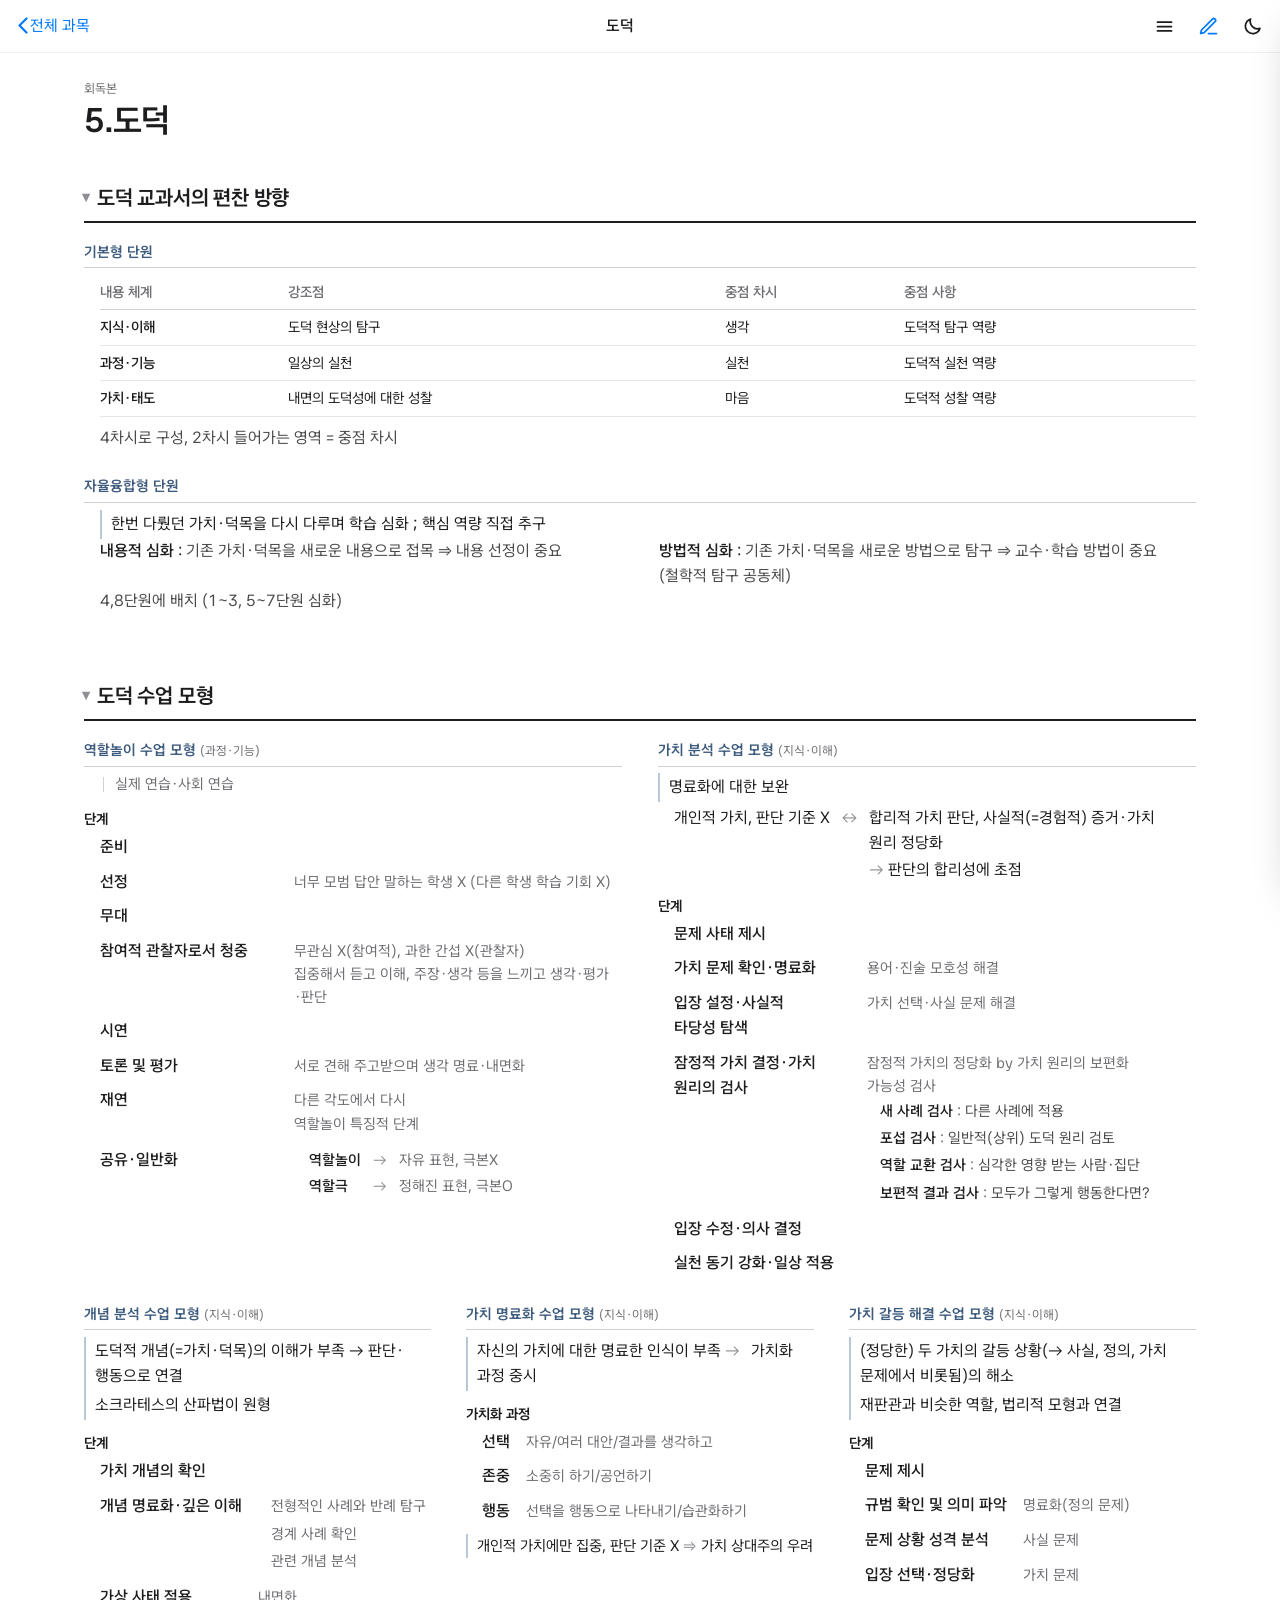
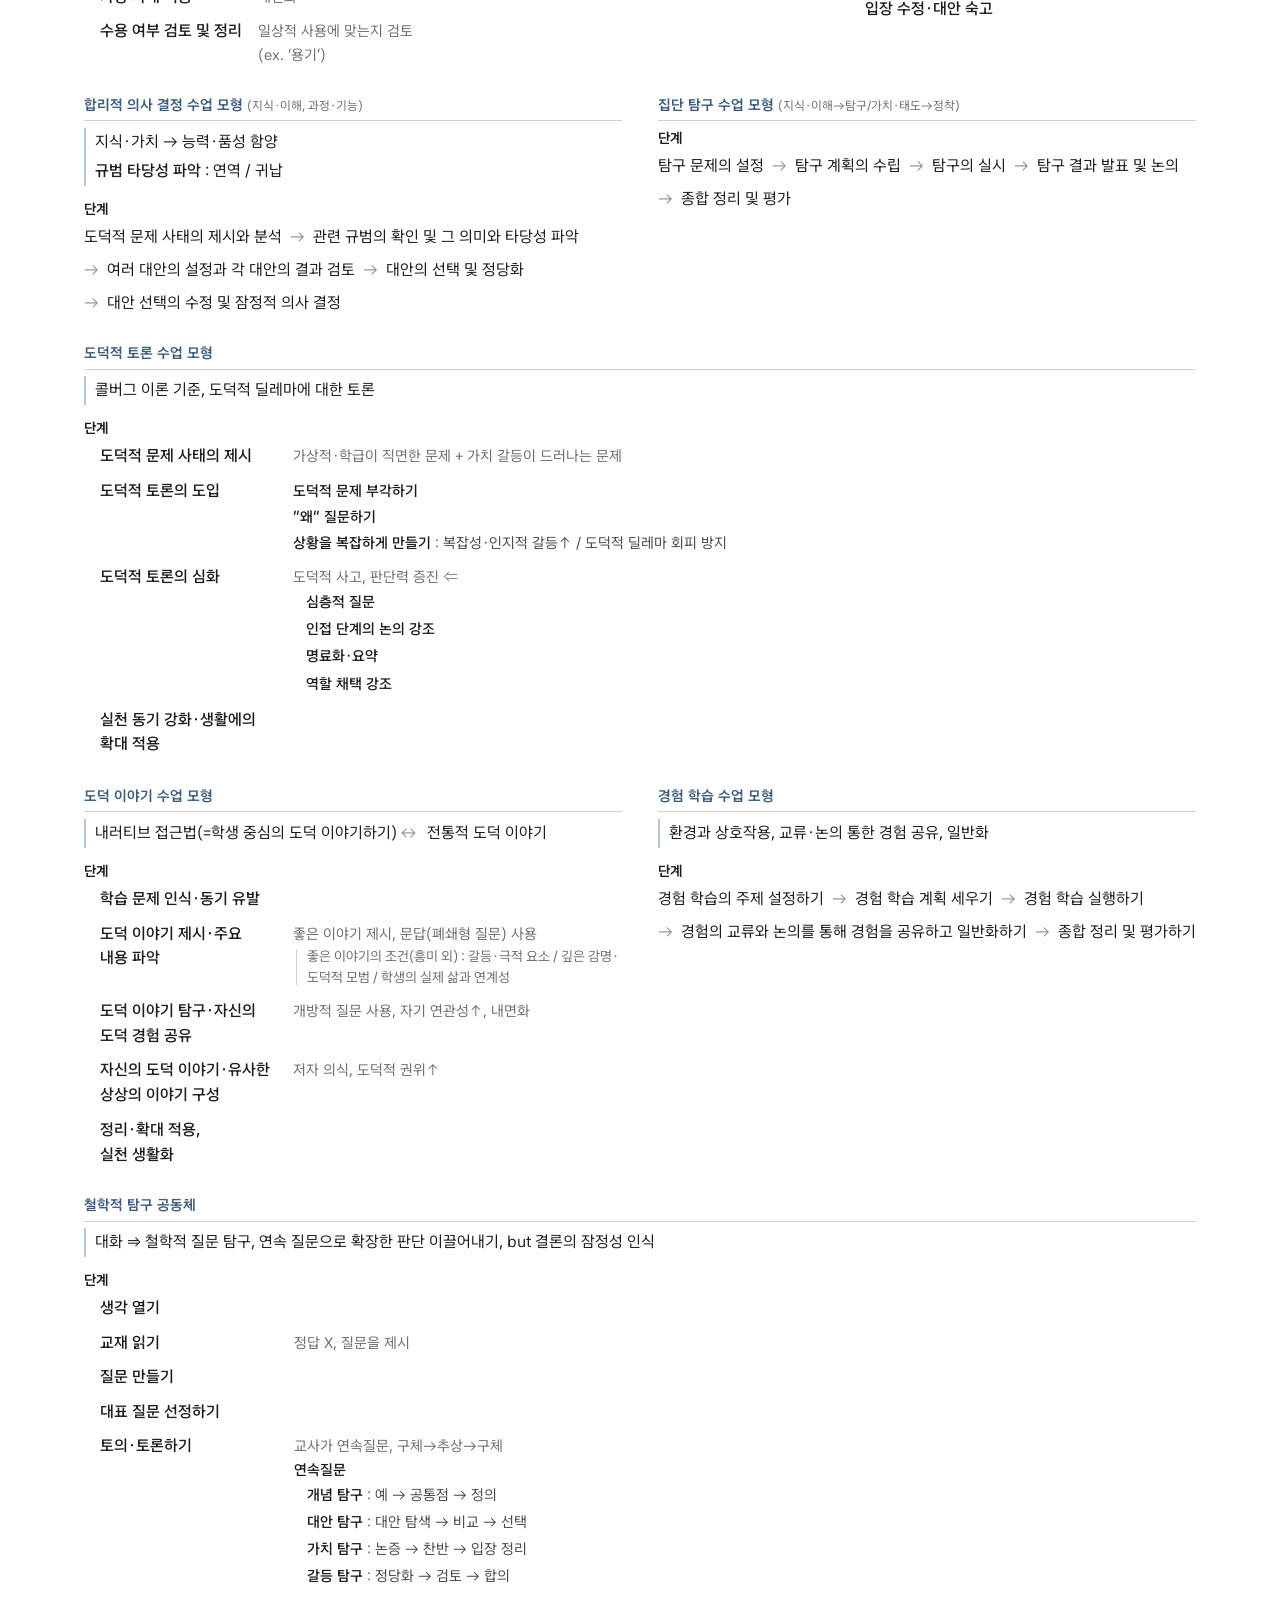
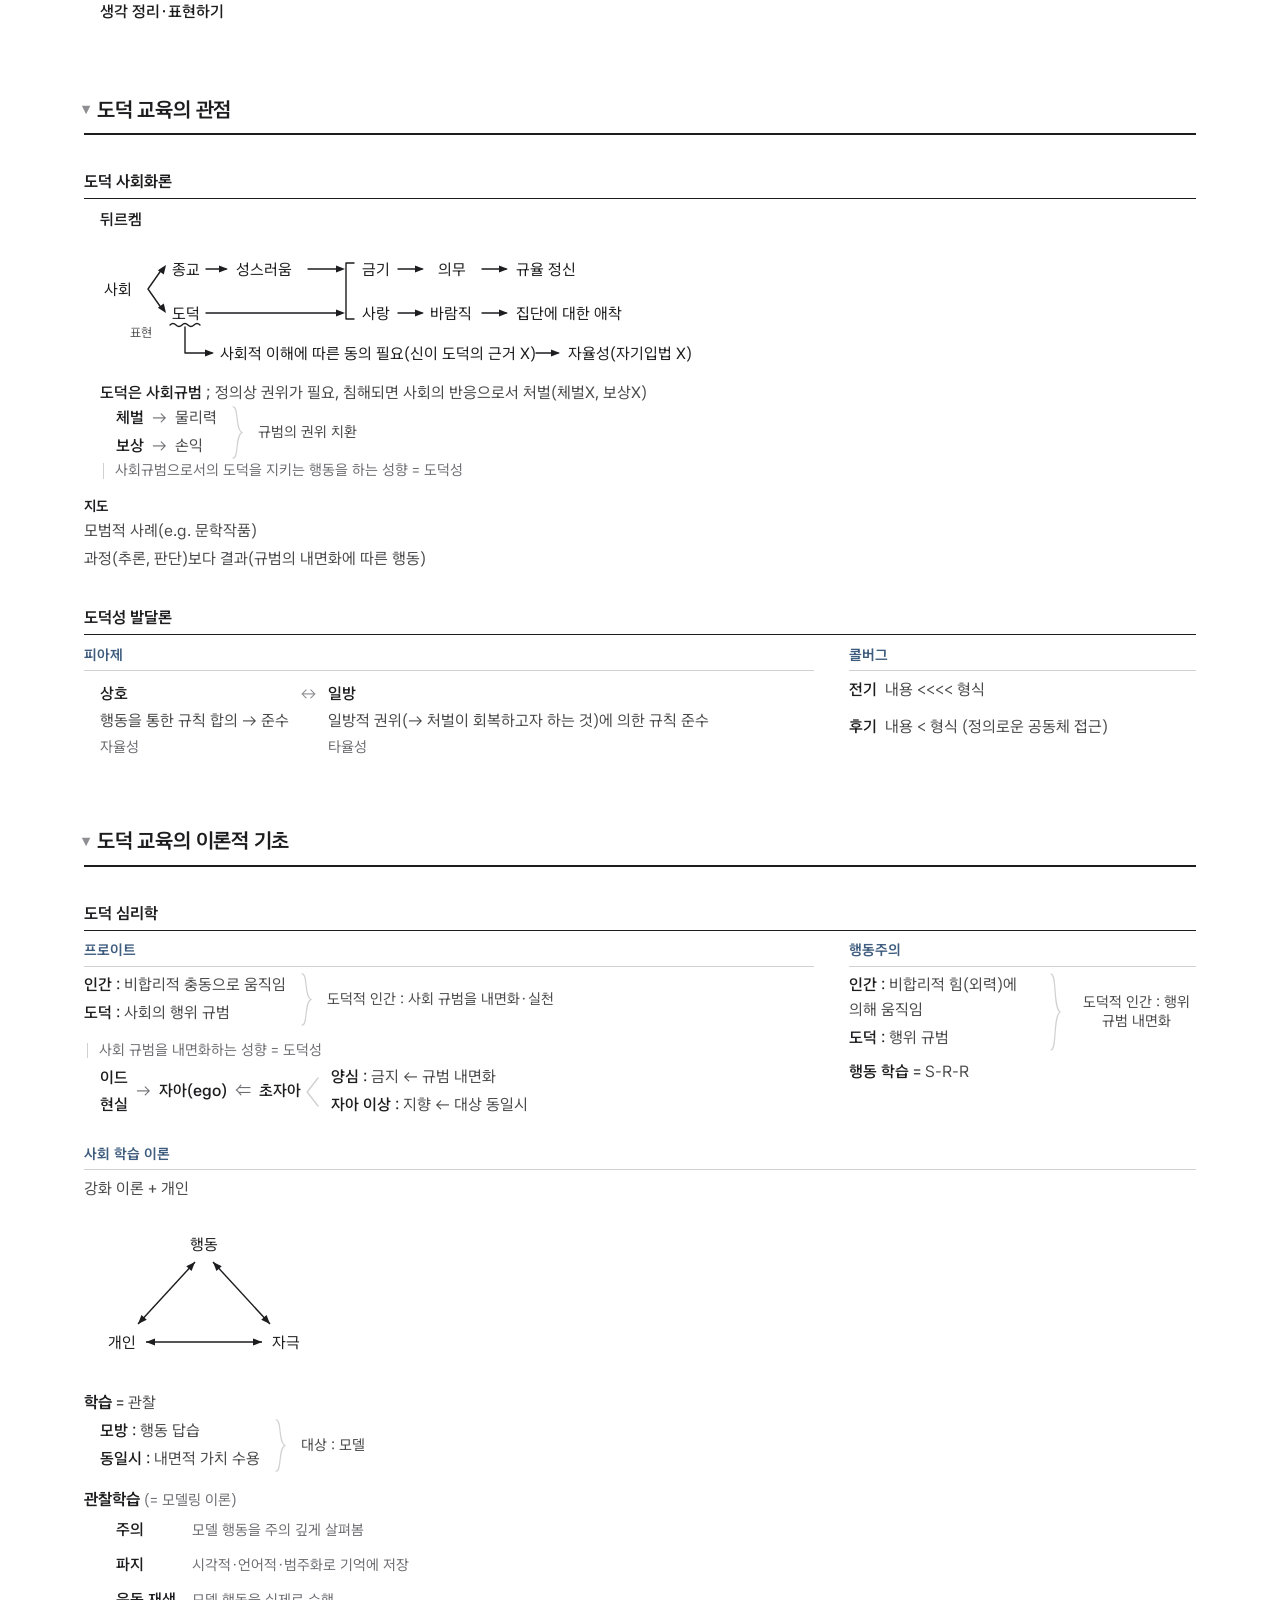
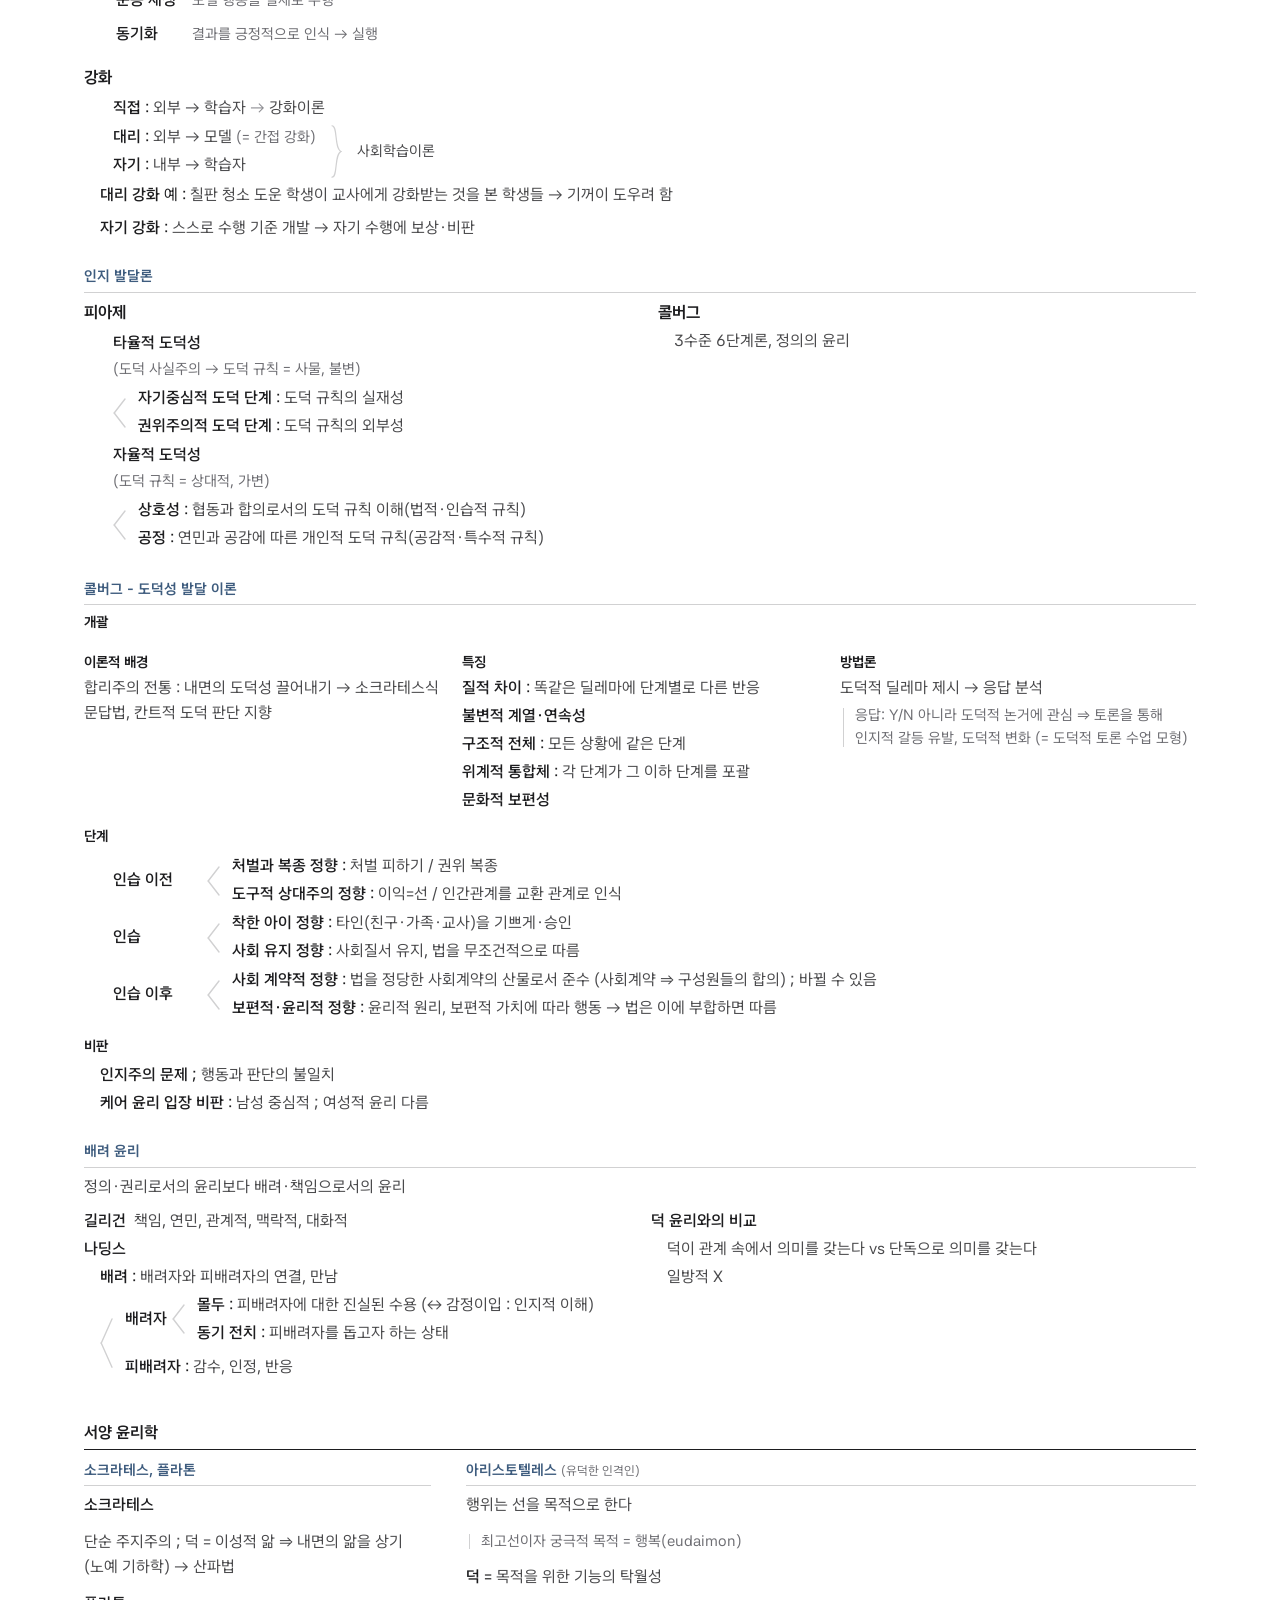
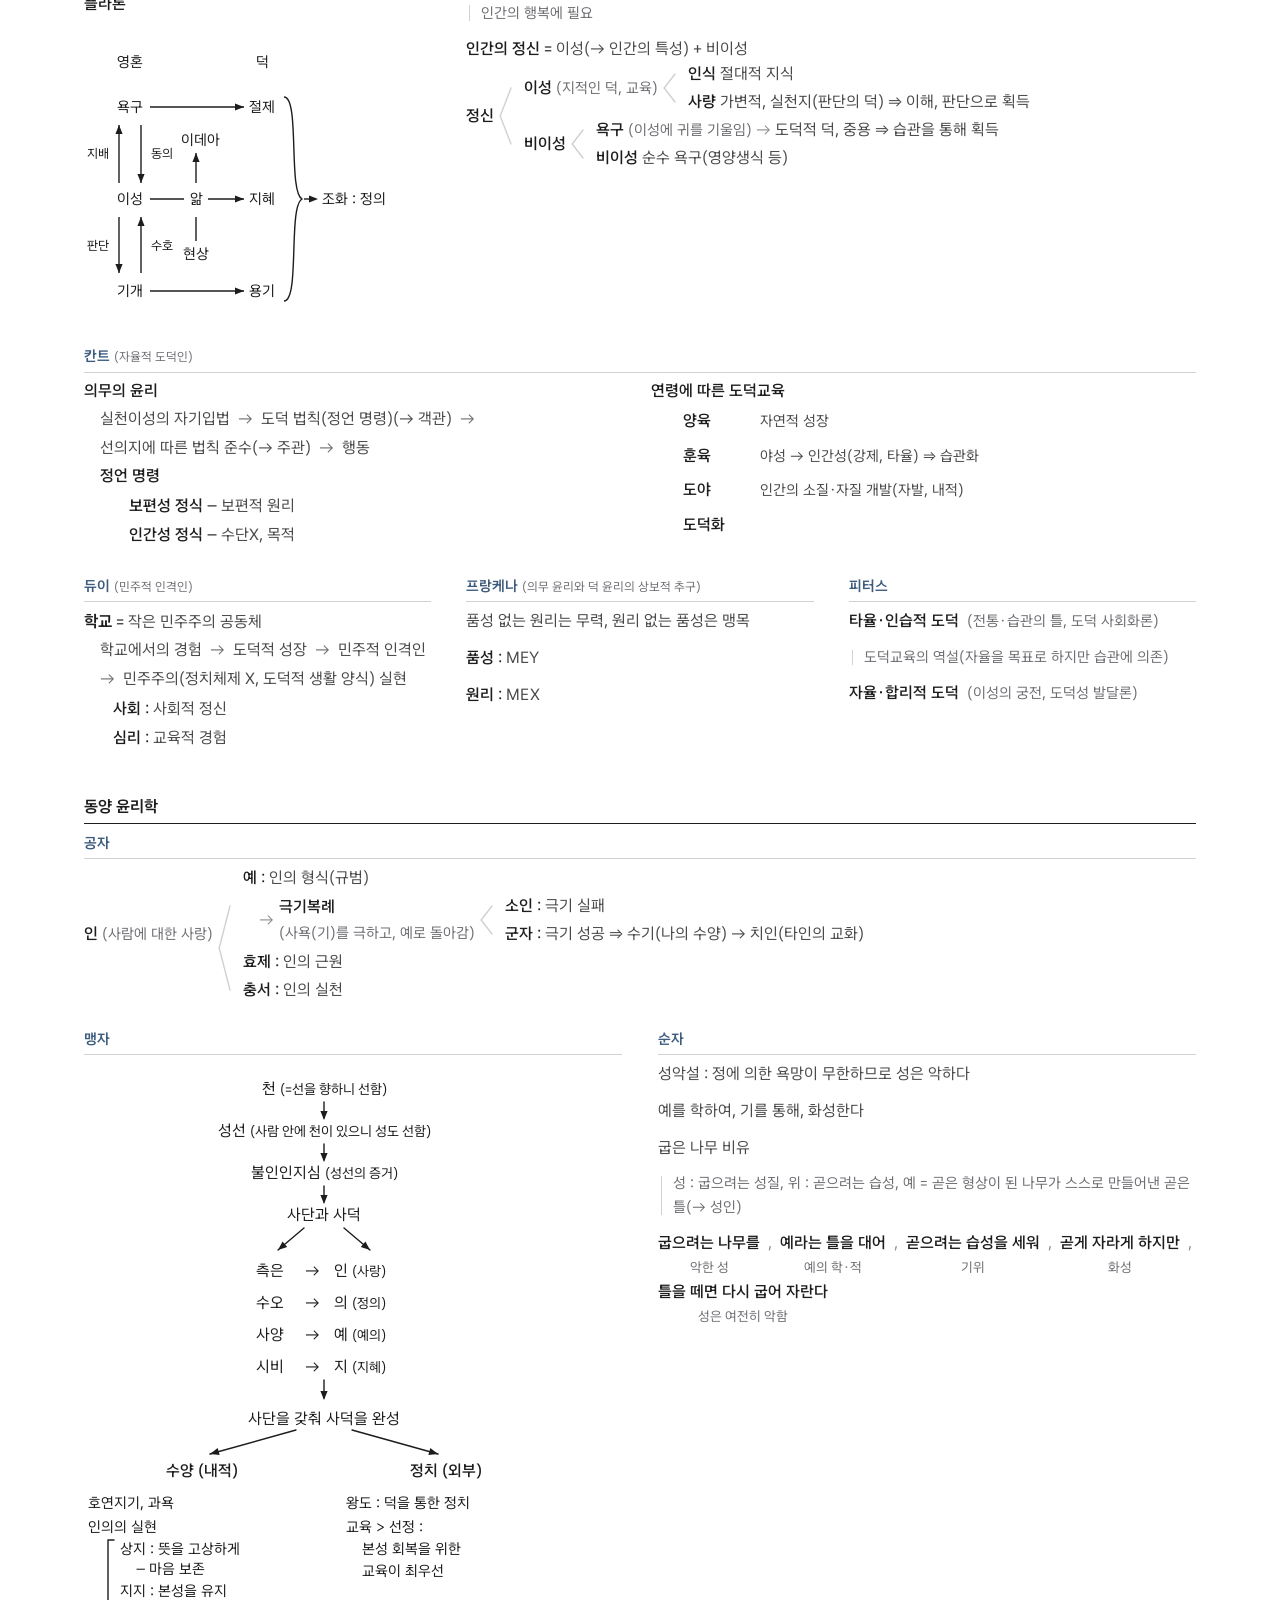
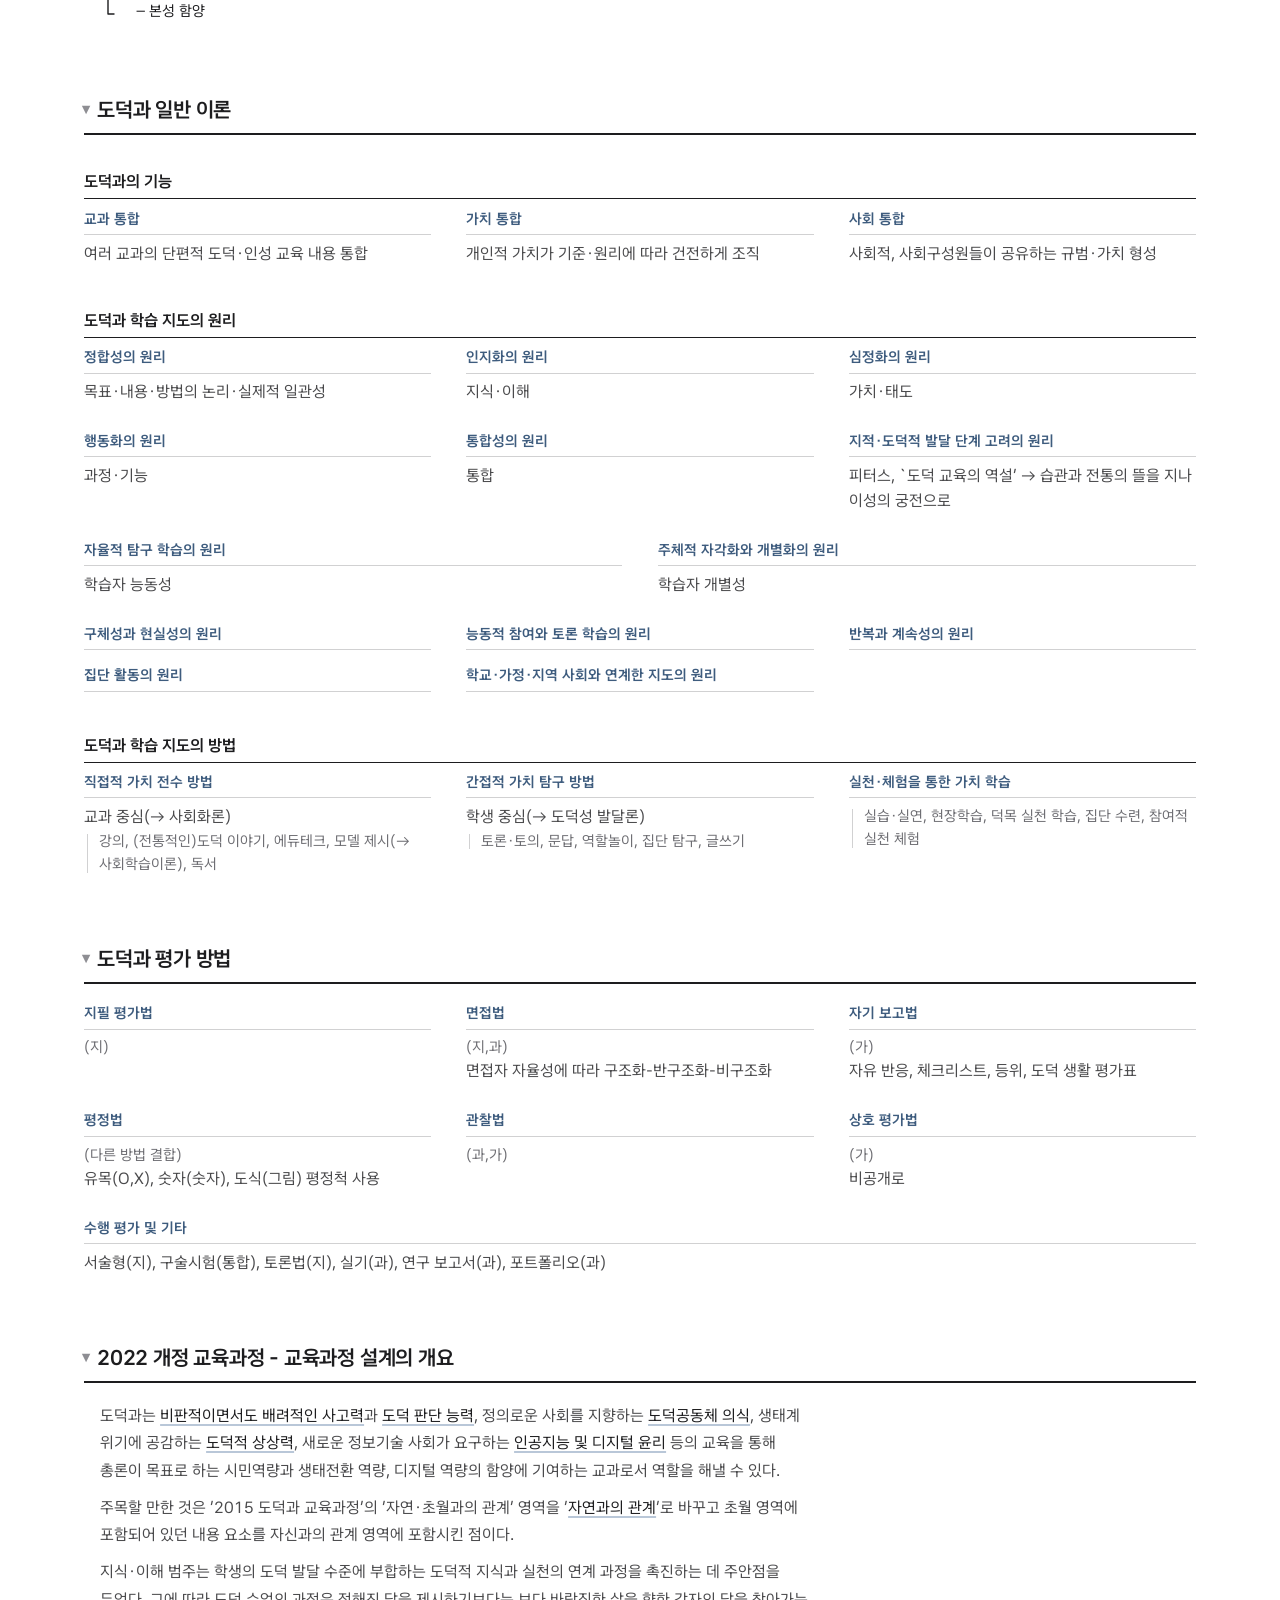
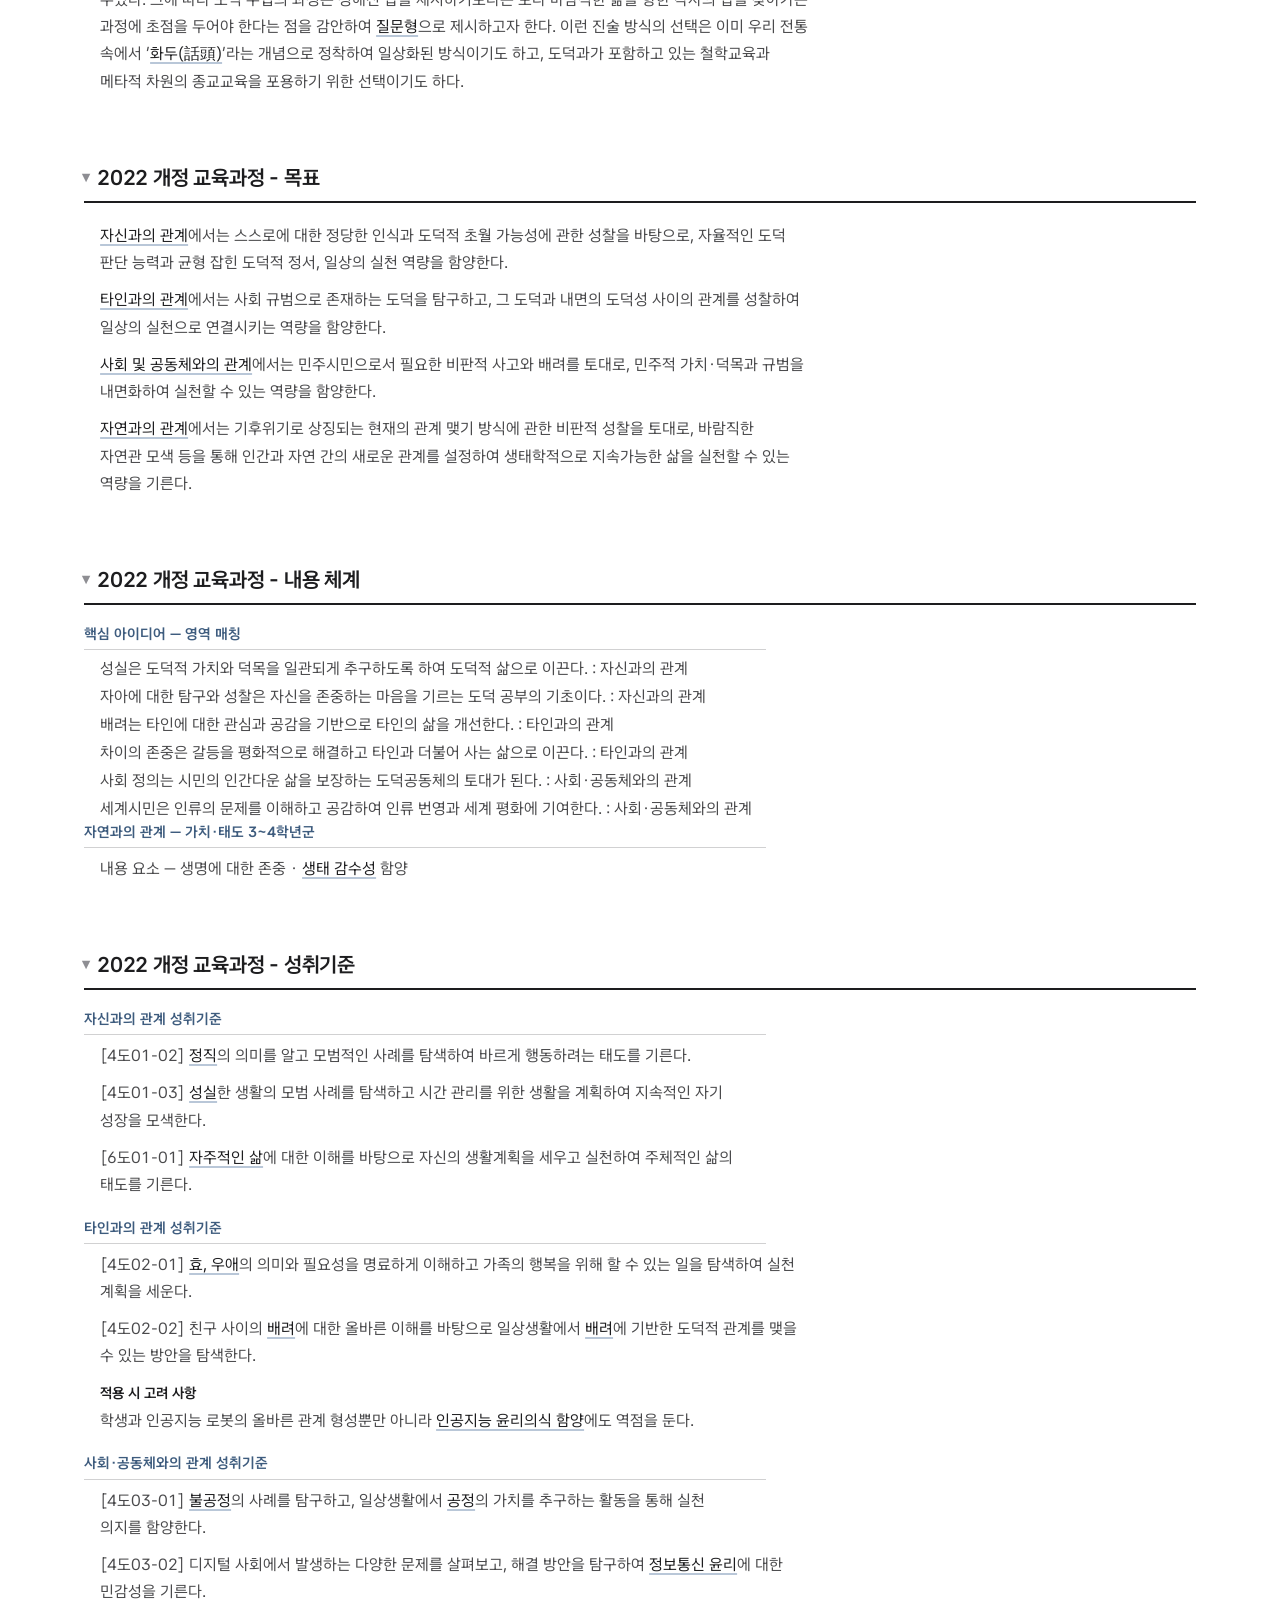
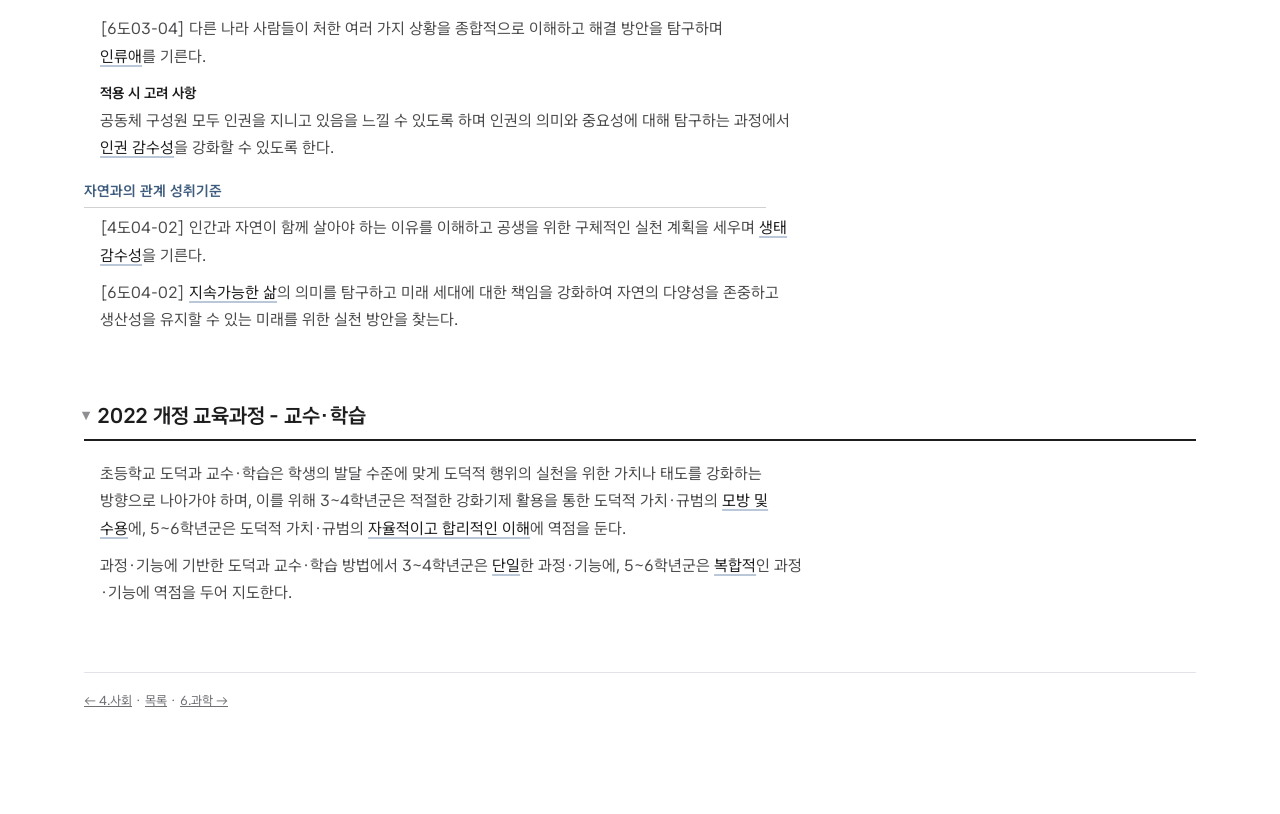
<file: 5.도덕.html>
<!doctype html>
<meta charset="utf-8">
<meta name="viewport" content="width=device-width, initial-scale=1">
<title>도덕 · 초등 임용 정리 노트</title><link rel="icon" href="icon.svg" type="image/svg+xml"><meta name="description" content="초등 임용 도덕 정리 노트 — 과목 개념을 한 판에 정리"><meta property="og:type" content="website"><meta property="og:site_name" content="초등 임용 정리 노트"><meta property="og:title" content="도덕 · 초등 임용 정리 노트"><meta property="og:description" content="초등 임용 도덕 정리 노트 — 과목 개념을 한 판에 정리"><meta property="og:url" content="https://somnium1357.github.io/review-notes/5.%EB%8F%84%EB%8D%95.html">
<link rel="stylesheet" href="kit.css?v=151d3b7f">
<script>document.documentElement.classList.add("v2")</script>
<link rel="preconnect" href="https://fonts.googleapis.com"><link rel="preconnect" href="https://fonts.gstatic.com" crossorigin>
<link rel="stylesheet" href="https://fonts.googleapis.com/css2?family=42dot+Sans:wght@400;500;600;700&display=swap">
<script>window.PAN_ROLE={"도덕_교과서의_편찬_방향": "절", "1._기본형_단원": "칸", "2._자율융합형_단원": "칸", "3._철학적_탐구_공동체": "칸", "단계": "안", "도덕_수업_모형": "절", "1._역할놀이_수업_모형_(과정·기능)": "칸", "단계__2": "안", "2._개념_분석_수업_모형_(지식·이해)": "칸", "단계__3": "안", "3._가치_명료화_수업_모형_(지식·이해)": "칸", "가치화_과정": "안", "4._가치_분석_수업_모형_(지식·이해)": "칸", "단계__4": "안", "5._가치_갈등_해결_수업_모형_(지식·이해)": "칸", "단계__5": "안", "6._합리적_의사_결정_수업_모형_(지식·이해,_과정·기능)": "칸", "단계__6": "안", "7._집단_탐구_수업_모형_(지식·이해→탐구/가치·태도→정착)": "칸", "단계__7": "안", "8._도덕적_토론_수업_모형": "칸", "단계__8": "안", "9._도덕_이야기_수업_모형": "칸", "단계__9": "안", "10._경험_학습_수업_모형": "칸", "단계__10": "안", "콜버그_-_도덕성_발달_이론": "칸", "1._개괄": "안", "2._단계": "안", "3._비판": "안", "도덕_교육의_관점": "절", "1._도덕_사회화론": "머리줄", "지도": "안", "2._도덕성_발달론": "머리줄", "피아제": "칸", "콜버그__2": "칸", "도덕_교육의_이론적_기초": "절", "1._도덕_심리학": "머리줄", "1)_프로이트": "칸", "2)_행동주의": "칸", "2-1._사회_학습_이론": "칸", "3)_인지_발달론": "칸", "4)_배려_윤리": "칸", "2._서양_윤리학": "머리줄", "1)_소크라테스,_플라톤": "칸", "2)_아리스토텔레스_(유덕한_인격인)": "칸", "4)_칸트_(자율적_도덕인)": "칸", "5)_듀이_(민주적_인격인)": "칸", "6)_프랑케나_(의무_윤리와_덕_윤리의_상보적_추구)": "칸", "7)_피터스": "칸", "3._동양_윤리학": "머리줄", "1)_공자": "칸", "2)_맹자": "칸", "3)_순자": "칸", "도덕과_일반_이론": "절", "1._도덕과의_기능": "머리줄", "2._도덕과_학습_지도의_원리": "머리줄", "3._도덕과_학습_지도의_방법": "머리줄", "도덕과_평가_방법": "절", "도덕과_교수·학습_방법": "숨김", "교과_통합": "칸", "가치_통합": "칸", "사회_통합": "칸", "정합성의_원리": "칸", "인지화의_원리": "칸", "심정화의_원리": "칸", "행동화의_원리": "칸", "통합성의_원리": "칸", "지적·도덕적_발달_단계_고려의_원리": "칸", "자율적_탐구_학습의_원리": "칸", "주체적_자각화와_개별화의_원리": "칸", "구체성과_현실성의_원리": "칸", "능동적_참여와_토론_학습의_원리": "칸", "반복과_계속성의_원리": "칸", "집단_활동의_원리": "칸", "학교·가정·지역_사회와_연계한_지도의_원리": "칸", "직접적_가치_전수_방법": "칸", "간접적_가치_탐구_방법": "칸", "실천·체험을_통한_가치_학습": "칸", "지필_평가법": "칸", "면접법": "칸", "자기_보고법": "칸", "평정법": "칸", "관찰법": "칸", "상호_평가법": "칸", "수행_평가_및_기타": "칸"}</script>

<style>

.wrap{width:min(100%,1160px);max-width:none;margin:0 auto;padding:76px clamp(16px,2.5vw,24px) 90px;}
p.note,p.sub{max-width:46em;}

.pg{margin:0;}
.foot{margin-top:40px;padding-top:18px;font-size:13px;}
.foot a{color:var(--sec);}
</style>
<div class="layout">
<aside class="sidebar"><div class="toc-view"><div class="tochead"><a class="toc-switch" href="index.html">← 목록</a><b>5.도덕</b></div><details class="tgrp" open><summary><a class="gh" href="#교과서_편찬_방향">교과서 편찬 방향</a></summary><nav class="tnav"><a href="#기본형_단원">기본형 단원</a><a href="#자율융합형_단원">자율융합형 단원</a></nav></details><details class="tgrp" open><summary><a class="gh" href="#도덕_수업_모형">도덕 수업 모형</a></summary><nav class="tnav"><a href="#역할놀이_수업_모형_(과정·기능)">역할놀이 수업 모형 (과정·기능)</a><a href="#개념_분석_수업_모형_(지식·이해)">개념 분석 수업 모형 (지식·이해)</a><a href="#가치_명료화_수업_모형_(지식·이해)">가치 명료화 수업 모형 (지식·이해)</a><a href="#가치_분석_수업_모형_(지식·이해)">가치 분석 수업 모형 (지식·이해)</a><a href="#가치_갈등_해결_수업_모형_(지식·이해)">가치 갈등 해결 수업 모형 (지식·이해)</a><a href="#합리적_의사_결정_수업_모형_(지식·이해,_과정·기능)">합리적 의사 결정 수업 모형 (지식·이해, 과정·기능)</a><a href="#집단_탐구_수업_모형_(지식·이해→탐구/가치·태도→정착)">집단 탐구 수업 모형 (지식·이해→탐구/가치·태도→정착)</a><a href="#도덕적_토론_수업_모형">도덕적 토론 수업 모형</a><a href="#도덕_이야기_수업_모형">도덕 이야기 수업 모형</a><a href="#경험_학습_수업_모형">경험 학습 수업 모형</a><a href="#철학적_탐구_공동체">철학적 탐구 공동체</a></nav></details><details class="tgrp" open><summary><a class="gh" href="#도덕_교육의_관점">도덕 교육의 관점</a></summary><nav class="tnav"><a href="#도덕_사회화론">도덕 사회화론</a><a href="#도덕성_발달론">도덕성 발달론</a></nav></details><details class="tgrp" open><summary><a class="gh" href="#도덕_교육의_이론적_기초">도덕 교육의 이론적 기초</a></summary><nav class="tnav"><a href="#도덕_심리학">도덕 심리학</a><a href="#서양_윤리학">서양 윤리학</a><a href="#동양_윤리학">동양 윤리학</a></nav></details><div class="tgrp one"><a class="gh" href="#도덕과의_기능">도덕과의 기능</a></div><details class="tgrp" open><summary><a class="gh" href="#도덕과_교수·학습_방법">도덕과 교수·학습 방법</a></summary><nav class="tnav"><a href="#도덕과_학습_지도의_원리">도덕과 학습 지도의 원리</a><a href="#도덕과_학습_지도의_방법_(설명_→_타이틀_인출)">도덕과 학습 지도의 방법 (설명 → 타이틀 인출)</a></nav></details><div class="tgrp one"><a class="gh" href="#도덕과_평가_방법">도덕과 평가 방법</a></div><details class="tgrp" open><summary><a class="gh" href="#2022_개정_교육과정">2022 개정 교육과정</a></summary><nav class="tnav"><a href="#2022_개정_교육과정_-_교육과정_설계의_개요">교육과정 설계의 개요</a><a href="#2022_개정_교육과정_-_목표">목표</a><a href="#2022_개정_교육과정_-_내용_체계">내용 체계</a><a href="#2022_개정_교육과정_-_성취기준">성취기준</a><a href="#2022_개정_교육과정_-_교수·학습">교수·학습</a></nav></details></div><div class="list-view" hidden><div class="tochead"><a class="toc-back" href="#">← 목차</a><b>과목</b></div><nav class="tnav"><a href="1.국어.html">1.국어</a><a href="2.수학.html">2.수학</a><a href="3.영어.html">3.영어</a><a href="4.사회.html">4.사회</a><a href="5.도덕.html" class="cur">5.도덕</a><a href="6.과학.html">6.과학</a><a href="7.체육.html">7.체육</a><a href="8.음악.html">8.음악</a><a href="9.미술.html">9.미술</a><a href="10.실과.html">10.실과</a><a href="11.통합교과.html">11.통합교과</a><a href="13.총창.html">13.총창</a></nav></div></aside>
<main class="wrap">
<p class="eyebrow">회독본</p>
<h1>5.도덕</h1>

<section class="pg" id="p02">
<h2 id="도덕_교과서의_편찬_방향"><a id="교과서_편찬_방향"></a>도덕 교과서의 편찬 방향</h2>

<h3 id="1._기본형_단원"><a id="기본형_단원"></a><span class="num">1.</span> 기본형 단원</h3>
<div class="ind">
<div class="wide"><table>
  <tr><th>내용 체계</th><th>강조점</th><th>중점 차시</th><th>중점 사항</th></tr>
  <tr><td class="h">지식·이해</td><td>도덕 현상의 탐구</td><td>생각</td><td>도덕적 탐구 역량</td></tr>
  <tr><td class="h">과정·기능</td><td>일상의 실천</td><td>실천</td><td>도덕적 실천 역량</td></tr>
  <tr><td class="h">가치·태도</td><td>내면의 도덕성에 대한 성찰</td><td>마음</td><td>도덕적 성찰 역량</td></tr>
</table></div>
<div class="row"><span class="mk">⇒</span><span class="desc">4차시로 구성, 2차시 들어가는 영역 = 중점 차시</span></div>
</div>

<h3 id="2._자율융합형_단원"><a id="자율융합형_단원"></a><span class="num">2.</span> 자율융합형 단원</h3>
<div class="ind">

<div class="one">
<div class="lead"><div><span class="mk">⇒</span>한번 다뤘던 가치·덕목을 다시 다루며 학습 심화 ; 핵심 역량 직접 추구</div></div>
<div class="cols n2">
  <div><span class="term">내용적 심화</span> : <span class="desc">기존 가치·덕목을 새로운 내용으로 접목 ⇒ 내용 선정이 중요</span></div>
  <div><span class="term">방법적 심화</span> : <span class="desc">기존 가치·덕목을 새로운 방법으로 탐구 ⇒ 교수·학습 방법이 중요(철학적 탐구 공동체)</span></div>
</div>
<div class="row"><span class="mk">⇒</span><span class="desc">4,8단원에 배치 (1~3, 5~7단원 심화)</span></div>
</div>
</div>

</section>
<section class="pg" id="p03">

<h2 id="도덕_수업_모형">도덕 수업 모형</h2>

<h3 id="1._역할놀이_수업_모형_(과정·기능)"><a id="역할놀이_수업_모형_(과정·기능)"></a><a id="역할놀이_수업_모형"></a><span class="num">1.</span> 역할놀이 수업 모형 <span class="cat">(과정·기능)</span></h3>
<div class="ind">
<div class="sub">실제 연습·사회 연습</div>
</div>

<h4 class="lab" id="단계__2">단계</h4>

<div class="vchain">
  <div class="stp"><span class="term">준비</span></div>
  <div class="arw">↓</div>
  <div class="stp"><span class="term">선정</span></div><div class="ann"><span class="mk">:</span> 너무 모범 답안 말하는 학생 X (다른 학생 학습 기회 X)</div>
  <div class="arw">↓</div>
  <div class="stp"><span class="term">무대</span></div>
  <div class="arw">↓</div>
  <div class="stp"><span class="term">참여적 관찰자로서 청중</span></div><div class="ann"><span class="mk">:</span> <div>무관심 X(참여적), 과한 간섭 X(관찰자)</div><div>집중해서 듣고 이해, 주장·생각 등을 느끼고 생각·평가·판단</div></div>
  <div class="arw">↓</div>
  <div class="stp"><span class="term">시연</span></div>
  <div class="arw">↓</div>
  <div class="stp"><span class="term">토론 및 평가</span></div><div class="ann"><span class="mk">:</span> 서로 견해 주고받으며 생각 명료·내면화</div>
  <div class="arw">↓</div>
  <div class="stp"><span class="term">재연</span></div><div class="ann"><span class="mk">:</span> <div>다른 각도에서 다시</div><div>역할놀이 특징적 단계</div></div>
  <div class="arw">↓</div>
  <div class="stp"><span class="term">공유·일반화</span></div><div class="ann"><span class="mk">:</span> <div class="vs3"><span class="term">역할놀이</span><span><span class="mk">→</span></span><span>자유 표현, 극본X</span><span class="term">역할극</span><span><span class="mk">→</span></span><span>정해진 표현, 극본O</span></div></div>
</div>

<h3 id="4._가치_분석_수업_모형_(지식·이해)"><a id="가치_분석_수업_모형_(지식·이해)"></a><a id="가치_분석_수업_모형"></a><span class="num">4.</span> 가치 분석 수업 모형 <span class="cat">(지식·이해)</span></h3>
<div class="lead"><div><span class="mk">⇒</span>명료화에 대한 보완</div></div>
<div class="vs3">
  <span>개인적 가치, 판단 기준 X</span><span class="mk">↔</span><span>합리적 가치 판단, 사실적(=경험적) 증거·가치 원리 정당화</span>
  <span></span><span></span><span><span class="mk">→</span> 판단의 합리성에 초점</span>
</div>

<h4 class="lab" id="단계__4">단계</h4>

<div class="vchain">
  <div class="stp"><span class="term">문제 사태 제시</span></div>
  <div class="arw">↓</div>
  <div class="stp"><span class="term">가치 문제 확인·명료화</span></div><div class="ann"><span class="mk">:</span> 용어·진술 모호성 해결</div>
  <div class="arw">↓</div>
  <div class="stp"><span class="term">입장 설정·사실적 타당성 탐색</span></div><div class="ann"><span class="mk">:</span> 가치 선택·사실 문제 해결</div>
  <div class="arw">↓</div>
  <div class="stp"><span class="term">잠정적 가치 결정·가치 원리의 검사</span></div><div class="ann"><span class="mk">:</span> <div>잠정적 가치의 정당화 by 가치 원리의 보편화 가능성 검사</div>
    <div class="bracket">
      <div><span class="term">새 사례 검사</span> : <span class="desc">다른 사례에 적용</span></div>
      <div><span class="term">포섭 검사</span> : <span class="desc">일반적(상위) 도덕 원리 검토</span></div>
      <div><span class="term">역할 교환 검사</span> : <span class="desc">심각한 영향 받는 사람·집단</span></div>
      <div><span class="term">보편적 결과 검사</span> : <span class="desc">모두가 그렇게 행동한다면?</span></div>
    </div></div>
  <div class="arw">↓</div>
  <div class="stp"><span class="term">입장 수정·의사 결정</span></div>
  <div class="arw">↓</div>
  <div class="stp"><span class="term">실천 동기 강화·일상 적용</span></div>
</div>

<h3 id="2._개념_분석_수업_모형_(지식·이해)"><a id="개념_분석_수업_모형_(지식·이해)"></a><a id="개념_분석_수업_모형"></a><span class="num">2.</span> 개념 분석 수업 모형 <span class="cat">(지식·이해)</span></h3>
<div class="lead"><div><span class="mk">⇒</span>도덕적 개념(=가치·덕목)의 이해가 부족 → 판단·행동으로 연결</div><div><span class="mk"></span>소크라테스의 산파법이 원형</div></div>

<h4 class="lab" id="단계__3">단계</h4>

<div class="vchain">
  <div class="stp"><span class="term">가치 개념의 확인</span></div>
  <div class="arw">↓</div>
  <div class="stp"><span class="term">개념 명료화·깊은 이해</span></div><div class="ann"><span class="mk">:</span> <div class="bracket"><div>전형적인 사례와 반례 탐구</div><div>경계 사례 확인</div><div>관련 개념 분석</div></div></div>
  <div class="arw">↓</div>
  <div class="stp"><span class="term">가상 사태 적용</span></div><div class="ann"><span class="mk">:</span> 내면화</div>
  <div class="arw">↓</div>
  <div class="stp"><span class="term">수용 여부 검토 및 정리</span></div><div class="ann"><span class="mk">:</span> 일상적 사용에 맞는지 검토 (ex. '용기')</div>
</div>

<h3 id="3._가치_명료화_수업_모형_(지식·이해)"><a id="가치_명료화_수업_모형_(지식·이해)"></a><a id="가치_명료화_수업_모형"></a><span class="num">3.</span> 가치 명료화 수업 모형 <span class="cat">(지식·이해)</span></h3>

<div class="lead"><div><span class="mk">⇒</span>자신의 가치에 대한 명료한 인식이 부족 <span class="mk">→</span> 가치화 과정 중시</div></div>

<h4 class="lab" id="가치화_과정">가치화 과정</h4>

<div class="vchain">
  <div class="stp"><span class="term">선택</span></div><div class="ann"><span class="mk">:</span> 자유/여러 대안/결과를 생각하고</div>
  <div class="arw">↓</div>
  <div class="stp"><span class="term">존중</span></div><div class="ann"><span class="mk">:</span> 소중히 하기/공언하기</div>
  <div class="arw">↓</div>
  <div class="stp"><span class="term">행동</span></div><div class="ann"><span class="mk">:</span> 선택을 행동으로 나타내기/습관화하기</div>
</div>
<div class="after">개인적 가치에만 집중, 판단 기준 X <span class="mk">⇒</span> 가치 상대주의 우려</div>
</section>
<section class="pg" id="p04">
<h3 id="5._가치_갈등_해결_수업_모형_(지식·이해)"><a id="가치_갈등_해결_수업_모형_(지식·이해)"></a><a id="가치_갈등_해결_수업_모형"></a><span class="num">5.</span> 가치 갈등 해결 수업 모형 <span class="cat">(지식·이해)</span></h3>
<div class="lead"><div><span class="mk">⇒</span>(정당한) 두 가치의 갈등 상황(→ 사실, 정의, 가치 문제에서 비롯됨)의 해소</div><div><span class="mk">→</span>재판관과 비슷한 역할, 법리적 모형과 연결</div></div>

<h4 class="lab" id="단계__5">단계</h4>

<div class="vchain">
  <div class="stp"><span class="term">문제 제시</span></div>
  <div class="arw">↓</div>
  <div class="stp"><span class="term">규범 확인 및 의미 파악</span></div><div class="ann"><span class="mk">:</span> 명료화(정의 문제)</div>
  <div class="arw">↓</div>
  <div class="stp"><span class="term">문제 상황 성격 분석</span></div><div class="ann"><span class="mk">:</span> 사실 문제</div>
  <div class="arw">↓</div>
  <div class="stp"><span class="term">입장 선택·정당화</span></div><div class="ann"><span class="mk">:</span> 가치 문제</div>
  <div class="arw">↓</div>
  <div class="stp"><span class="term">입장 수정·대안 숙고</span></div>
</div>

<h3 id="6._합리적_의사_결정_수업_모형_(지식·이해,_과정·기능)"><a id="합리적_의사_결정_수업_모형_(지식·이해,_과정·기능)"></a><a id="합리적_의사_결정_수업_모형"></a><span class="num">6.</span> 합리적 의사 결정 수업 모형 <span class="cat">(지식·이해, 과정·기능)</span></h3>
<div class="lead"><div><span class="mk"></span>지식·가치 → 능력·품성 함양</div><div><span class="mk"></span><span class="term">규범 타당성 파악</span> : 연역 / 귀납</div></div>

<h4 class="lab" id="단계__6">단계</h4>

<div class="vchain">
  <div class="stp"><span class="term">도덕적 문제 사태의 제시와 분석</span></div>
  <div class="arw">↓</div>
  <div class="stp"><span class="term">관련 규범의 확인 및 그 의미와 타당성 파악</span></div>
  <div class="arw">↓</div>
  <div class="stp"><span class="term">여러 대안의 설정과 각 대안의 결과 검토</span></div>
  <div class="arw">↓</div>
  <div class="stp"><span class="term">대안의 선택 및 정당화</span></div>
  <div class="arw">↓</div>
  <div class="stp"><span class="term">대안 선택의 수정 및 잠정적 의사 결정</span></div>
</div>

<h3 id="7._집단_탐구_수업_모형_(지식·이해→탐구/가치·태도→정착)"><a id="집단_탐구_수업_모형_(지식·이해→탐구/가치·태도→정착)"></a><a id="집단_탐구_수업_모형"></a><span class="num">7.</span> 집단 탐구 수업 모형 <span class="cat">(지식·이해→탐구/가치·태도→정착)</span></h3>

<h4 class="lab" id="단계__7">단계</h4>

<div class="vchain">
  <div class="stp"><span class="term">탐구 문제의 설정</span></div>
  <div class="arw">↓</div>
  <div class="stp"><span class="term">탐구 계획의 수립</span></div>
  <div class="arw">↓</div>
  <div class="stp"><span class="term">탐구의 실시</span></div>
  <div class="arw">↓</div>
  <div class="stp"><span class="term">탐구 결과 발표 및 논의</span></div>
  <div class="arw">↓</div>
  <div class="stp"><span class="term">종합 정리 및 평가</span></div>
</div>
</section>
<section class="pg" id="p05">
<h3 id="8._도덕적_토론_수업_모형"><a id="도덕적_토론_수업_모형"></a><span class="num">8.</span> 도덕적 토론 수업 모형</h3>
<div class="lead"><div><span class="mk">⇒</span>콜버그 이론 기준, 도덕적 딜레마에 대한 토론</div></div>

<h4 class="lab" id="단계__8">단계</h4>

<div class="vchain" data-full>
  <div class="stp"><span class="term">도덕적 문제 사태의 제시</span></div><div class="ann"><span class="mk">:</span> 가상적·학급이 직면한 문제 + 가치 갈등이 드러나는 문제</div>
  <div class="arw">↓</div>
  <div class="stp"><span class="term">도덕적 토론의 도입</span></div><div class="ann"><span class="mk">:</span> <div class="stack">
    <div><span class="term">도덕적 문제 부각하기</span></div>
    <div><span class="term">"왜" 질문하기</span></div>
    <div><span class="term">상황을 복잡하게 만들기</span> : <span class="desc">복잡성·인지적 갈등↑ / 도덕적 딜레마 회피 방지</span></div>
  </div></div>
  <div class="arw">↓</div>
  <div class="stp"><span class="term">도덕적 토론의 심화</span></div><div class="ann"><span class="mk">:</span> <div>도덕적 사고, 판단력 증진 <span class="mk">⇐</span></div><div class="bracket">
    <div><span class="term">심층적 질문</span></div>
    <div><span class="term">인접 단계의 논의 강조</span></div>
    <div><span class="term">명료화·요약</span></div>
    <div><span class="term">역할 채택 강조</span></div>
  </div></div>
  <div class="arw">↓</div>
  <div class="stp"><span class="term">실천 동기 강화·생활에의 확대 적용</span></div>
</div>

<h3 id="9._도덕_이야기_수업_모형"><a id="도덕_이야기_수업_모형"></a><span class="num">9.</span> 도덕 이야기 수업 모형</h3>
<div class="lead"><div><span class="mk"></span>내러티브 접근법(=학생 중심의 도덕 이야기하기) <span class="mk">↔</span> 전통적 도덕 이야기</div></div>

<h4 class="lab" id="단계__9">단계</h4>

<div class="vchain">
  <div class="stp"><span class="term">학습 문제 인식·동기 유발</span></div>
  <div class="arw">↓</div>
  <div class="stp"><span class="term">도덕 이야기 제시·주요 내용 파악</span></div><div class="ann"><span class="mk">:</span> 좋은 이야기 제시, 문답(폐쇄형 질문) 사용<div class="sub">좋은 이야기의 조건(흥미 외) : 갈등·극적 요소 / 깊은 감명·도덕적 모범 / 학생의 실제 삶과 연계성 </div></div>
  <div class="arw">↓</div>
  <div class="stp"><span class="term">도덕 이야기 탐구·자신의 도덕 경험 공유</span></div><div class="ann"><span class="mk">:</span> 개방적 질문 사용, 자기 연관성↑, 내면화</div>
  <div class="arw">↓</div>
  <div class="stp"><span class="term">자신의 도덕 이야기·유사한 상상의 이야기 구성</span></div><div class="ann"><span class="mk">:</span> 저자 의식, 도덕적 권위↑</div>
  <div class="arw">↓</div>
  <div class="stp"><span class="term">정리·확대 적용, 실천 생활화</span></div>
</div>

<h3 id="10._경험_학습_수업_모형"><a id="경험_학습_수업_모형"></a><span class="num">10.</span> 경험 학습 수업 모형</h3>
<div class="lead"><div><span class="mk">⇒</span>환경과 상호작용, 교류·논의 통한 경험 공유, 일반화</div></div>

<h4 class="lab" id="단계__10">단계</h4>

<div class="vchain">
  <div class="stp"><span class="term">경험 학습의 주제 설정하기</span></div>
  <div class="arw">↓</div>
  <div class="stp"><span class="term">경험 학습 계획 세우기</span></div>
  <div class="arw">↓</div>
  <div class="stp"><span class="term">경험 학습 실행하기</span></div>
  <div class="arw">↓</div>
  <div class="stp"><span class="term">경험의 교류와 논의를 통해 경험을 공유하고 일반화하기</span></div>
  <div class="arw">↓</div>
  <div class="stp"><span class="term">종합 정리 및 평가하기</span></div>
</div>

<h3 id="3._철학적_탐구_공동체"><a id="철학적_탐구_공동체"></a><span class="num">3.</span> 철학적 탐구 공동체</h3>
<div class="lead"><div><span class="mk">⇒</span>대화 ⇒ 철학적 질문 탐구, 연속 질문으로 확장한 판단 이끌어내기, but 결론의 잠정성 인식</div></div>

<h4 class="lab" id="단계">단계</h4>

<div class="vchain">
  <div class="stp"><span class="term">생각 열기</span></div>
  <div class="arw">↓</div>
  <div class="stp"><span class="term">교재 읽기</span></div><div class="ann"><span class="mk">:</span> 정답 X, 질문을 제시</div>
  <div class="arw">↓</div>
  <div class="stp"><span class="term">질문 만들기</span></div>
  <div class="arw">↓</div>
  <div class="stp"><span class="term">대표 질문 선정하기</span></div>
  <div class="arw">↓</div>
  <div class="stp"><span class="term">토의·토론하기</span></div><div class="ann"><span class="mk">:</span> <div>교사가 연속질문, 구체→추상→구체</div><div><span class="term">연속질문</span></div><div class="bracket">
      <div><span class="term">개념 탐구</span> : <span class="desc">예 → 공통점 → 정의</span></div>
      <div><span class="term">대안 탐구</span> : <span class="desc">대안 탐색 → 비교 → 선택</span></div>
      <div><span class="term">가치 탐구</span> : <span class="desc">논증 → 찬반 → 입장 정리</span></div>
      <div><span class="term">갈등 탐구</span> : <span class="desc">정당화 → 검토 → 합의</span></div>
    </div></div>
  <div class="arw">↓</div>
  <div class="stp"><span class="term">생각 정리·표현하기</span></div>
</div>
</section>
<section class="pg" id="p06">

</section>
<section class="pg" id="p07">
<h2 id="도덕_교육의_관점">도덕 교육의 관점</h2>

<h3 id="1._도덕_사회화론"><a id="도덕_사회화론"></a><span class="num">1.</span> 도덕 사회화론</h3>
<div class="ind">
<div class="row"><span class="term">뒤르켐</span></div>

<figure class="fig" role="img" aria-label="뒤르켐 — 사회 ⟨ 종교 → 성스러움 → / (표현) 도덕 → 두 갈래가 한 괄호로 모여 → 금기 → 의무 → 규율 정신 / 사랑 → 바람직 → 집단에 대한 애착 · 도덕에서 → 사회적 이해에 따른 동의 필요(신이 도덕의 근거 X) → 자율성(자기입법 X)"><svg xmlns="http://www.w3.org/2000/svg" viewBox="0 18 640 128" width="640" height="128">
  
  <g stroke="currentColor" stroke-width="1.4" fill="none" stroke-linecap="round" stroke-linejoin="round">
    
    <path d="M62 44 L48 64 L62 84"/>
    
    <line x1="106" y1="44" x2="126" y2="44"/>
    <line x1="208" y1="44" x2="236" y2="44"/>
    
    <line x1="106" y1="88" x2="236" y2="88"/>
    
    <path d="M254 38 L246 38 L246 94 L254 94"/>
    
    <line x1="298" y1="44" x2="322" y2="44"/>
    <line x1="382" y1="44" x2="406" y2="44"/>
    
    <line x1="298" y1="88" x2="322" y2="88"/>
    <line x1="382" y1="88" x2="406" y2="88"/>
    
    <path d="M70 100 q3 -3 6 0 t6 0 t6 0 t6 0 t6 0"/>
    
    <path d="M85 102 L85 128 L112 128"/>
    <line x1="436" y1="128" x2="458" y2="128"/>
  </g>
  <g fill="currentColor">
    <path d="M0,0 L-9,-3.6 L-9,3.6 Z" transform="translate(66,40) rotate(-55)"/>
    <path d="M0,0 L-9,-3.6 L-9,3.6 Z" transform="translate(66,88) rotate(55)"/>
    <path d="M0,0 L-9,-3.6 L-9,3.6 Z" transform="translate(128,44)"/>
    <path d="M0,0 L-9,-3.6 L-9,3.6 Z" transform="translate(245,44)"/>
    <path d="M0,0 L-9,-3.6 L-9,3.6 Z" transform="translate(245,88)"/>
    <path d="M0,0 L-9,-3.6 L-9,3.6 Z" transform="translate(324,44)"/>
    <path d="M0,0 L-9,-3.6 L-9,3.6 Z" transform="translate(408,44)"/>
    <path d="M0,0 L-9,-3.6 L-9,3.6 Z" transform="translate(324,88)"/>
    <path d="M0,0 L-9,-3.6 L-9,3.6 Z" transform="translate(408,88)"/>
    <path d="M0,0 L-9,-3.6 L-9,3.6 Z" transform="translate(114,128)"/>
    <path d="M0,0 L-9,-3.6 L-9,3.6 Z" transform="translate(460,128)"/>
  </g>
  <g fill="currentColor" font-size="16">
    <text x="4" y="70">사회</text>
    <text x="72" y="50">종교</text>
    <text x="136" y="50">성스러움</text>
    <text x="72" y="94">도덕</text>
    <text x="30" y="112" font-size="13" opacity=".75">표현</text>
    <text x="262" y="50">금기</text>
    <text x="338" y="50">의무</text>
    <text x="416" y="50">규율 정신</text>
    <text x="262" y="94">사랑</text>
    <text x="330" y="94">바람직</text>
    <text x="416" y="94">집단에 대한 애착</text>
    <text x="120" y="134">사회적 이해에 따른 동의 필요(신이 도덕의 근거 X)</text>
    <text x="468" y="134">자율성(자기입법 X)</text>
  </g>
</svg></figure>

<div class="kv"><span class="term">도덕은 사회규범</span><span class="desc"> ; 정의상 권위가 필요, 침해되면 사회의 반응으로서 처벌(체벌X, 보상X)</span></div>
<div class="ind"><div class="converge">
  <div class="stack">
    <div class="chain" data-b="s"><span class="term">체벌</span><span class="arrow">→</span><span class="desc">물리력</span></div>
    <div class="chain" data-b="e"><span class="term">보상</span><span class="arrow">→</span><span class="desc">손익</span></div>
  </div>
  <svg width="11" height="58" viewBox="0 0 11 70" fill="none" aria-hidden="true"><path d="M1 1C7 1 3 31 10 35C3 39 7 69 1 69" stroke="currentColor" stroke-width="1.2" stroke-linecap="round"/></svg>
  <div class="link">규범의 권위 치환</div>
</div></div>
<div class="sub">사회규범으로서의 도덕을 지키는 행동을 하는 성향 = 도덕성</div>
</div>

<h4 id="지도">지도</h4>
<div class="ind2">
<div class="stack">
  <div class="row"><span class="mk">⇒</span><span class="desc">모범적 사례(e.g. 문학작품)</span></div>
  <div class="row"><span class="desc">과정(추론, 판단)보다 결과(규범의 내면화에 따른 행동)</span></div>
</div>
</div>

<h3 id="2._도덕성_발달론"><a id="도덕성_발달론"></a><span class="num">2.</span> 도덕성 발달론</h3>
<h4 id="피아제">피아제</h4>

<div class="ind2">
<div class="vs3">
  <span><span class="term">상호</span></span><span class="mk">↔</span><span><span class="term">일방</span></span>
  <span class="desc">행동을 통한 규칙 합의 → 준수</span><span></span><span class="desc">일방적 권위(→ 처벌이 회복하고자 하는 것)에 의한 규칙 준수</span>
  <span class="quiet">자율성</span><span></span><span class="quiet">타율성</span>
</div>
</div>

<h4 id="콜버그__2">콜버그</h4>
<div class="ind2">
<div class="stack">
  <div class="row"><span class="term">전기</span><span class="mk">→</span><span class="desc">내용 &lt;&lt;&lt;&lt; 형식</span></div>
  <div class="row"><span class="term">후기</span><span class="mk">→</span><span class="desc">내용 &lt; 형식 (정의로운 공동체 접근)</span></div>
</div>
</div>
</section>
<section class="pg" id="p08">
<h2 id="도덕_교육의_이론적_기초">도덕 교육의 이론적 기초</h2>

<h3 id="1._도덕_심리학"><a id="도덕_심리학"></a><span class="num">1.</span> 도덕 심리학</h3>
<h4 id="1)_프로이트"><a id="프로이트"></a><span class="num">1)</span> 프로이트</h4>
<div class="ind2">
<div class="wide"><div class="converge">
  <div class="stack">
    <div data-b="s"><span class="term">인간</span> : <span class="desc">비합리적 충동으로 움직임</span></div>
    <div data-b="e"><span class="term">도덕</span> : <span class="desc">사회의 행위 규범</span></div>
  </div>
  <svg width="11" height="56" viewBox="0 0 11 70" fill="none" aria-hidden="true"><path d="M1 1C7 1 3 31 10 35C3 39 7 69 1 69" stroke="currentColor" stroke-width="1.2" stroke-linecap="round"/></svg>
  <div class="link">도덕적 인간 : 사회 규범을 내면화·실천</div>
</div></div>
<div class="sub">사회 규범을 내면화하는 성향 = 도덕성</div>

<div class="ind"><div class="branch">
  <div class="chain"><span class="par"><span class="term">이드</span><span class="term">현실</span></span><span class="arrow">→</span><span class="term">자아(ego)</span><span class="arrow">⇐</span><span class="term">초자아</span></div>
  <div class="fork"><div class="mkf">
    <svg class="a1" viewBox="0 0 10 100" preserveAspectRatio="none" fill="none"><line x1="10" y1="0" x2="1" y2="100" stroke="currentColor" stroke-width="1.4" vector-effect="non-scaling-stroke" stroke-linecap="round"/></svg>
    <svg class="a2" viewBox="0 0 10 100" preserveAspectRatio="none" fill="none"><line x1="1" y1="0" x2="10" y2="100" stroke="currentColor" stroke-width="1.4" vector-effect="non-scaling-stroke" stroke-linecap="round"/></svg>
  </div><div class="stack">
    <div><span class="term">양심</span> : <span class="desc">금지 ← 규범 내면화</span></div>
    <div><span class="term">자아 이상</span> : <span class="desc">지향 ← 대상 동일시</span></div>
  </div></div>
</div></div>
</div>

<h4 id="2)_행동주의"><a id="행동주의"></a><span class="num">2)</span> 행동주의</h4>
<div class="ind2">
<div class="wide"><div class="converge">
  <div class="stack">
    <div data-b="s"><span class="term">인간</span> : <span class="desc">비합리적 힘(외력)에 의해 움직임</span></div>
    <div data-b="e"><span class="term">도덕</span> : <span class="desc">행위 규범</span></div>
  </div>
  <svg width="11" height="56" viewBox="0 0 11 70" fill="none" aria-hidden="true"><path d="M1 1C7 1 3 31 10 35C3 39 7 69 1 69" stroke="currentColor" stroke-width="1.2" stroke-linecap="round"/></svg>
  <div class="link">도덕적 인간 : 행위 규범 내면화</div>
</div></div>
<div class="kv"><span class="term">행동 학습</span> = <span class="desc">S-R-R</span></div>
</div>

<h4 id="2-1._사회_학습_이론"><span class="num">2-1.</span> 사회 학습 이론</h4>
<div class="ind2">
<div class="stack">
  <div class="row"><span class="mk">⇒</span><span class="desc">강화 이론 + 개인</span></div>
  <figure class="fig" role="img" aria-label="삼각 관계도 — 행동·개인·자극 상호 화살표"><svg xmlns="http://www.w3.org/2000/svg" viewBox="30 10 240 140" width="240" height="140">
  
  <g stroke="currentColor" stroke-width="1.4">
    <line x1="141" y1="48"  x2="84"  y2="110"/>
    <line x1="159" y1="48"  x2="216" y2="110"/>
    <line x1="92"  y1="128" x2="208" y2="128"/>
  </g>

  <g fill="currentColor">
    <path d="M0,0 L-9,-3.6 L-9,3.6 Z" transform="translate(84,110) rotate(132.6)"/>
    <path d="M0,0 L-9,-3.6 L-9,3.6 Z" transform="translate(141,48) rotate(-47.4)"/>
    <path d="M0,0 L-9,-3.6 L-9,3.6 Z" transform="translate(216,110) rotate(47.4)"/>
    <path d="M0,0 L-9,-3.6 L-9,3.6 Z" transform="translate(159,48) rotate(-132.6)"/>
    <path d="M0,0 L-9,-3.6 L-9,3.6 Z" transform="translate(208,128) rotate(0)"/>
    <path d="M0,0 L-9,-3.6 L-9,3.6 Z" transform="translate(92,128) rotate(180)"/>
  </g>

  <g fill="currentColor" font-size="16" text-anchor="middle">
    <text x="150" y="36">행동</text>
    <text x="68"  y="134">개인</text>
    <text x="232" y="134">자극</text>
  </g>
</svg></figure>

  <div class="kv"><span class="term">학습</span> = <span class="desc">관찰</span></div>
  <div class="ind"><div class="wide"><div class="converge">
    <div class="stack">
      <div data-b="s"><span class="term">모방</span> : <span class="desc">행동 답습</span></div>
      <div data-b="e"><span class="term">동일시</span> : <span class="desc">내면적 가치 수용</span></div>
    </div>
    <svg width="11" height="56" viewBox="0 0 11 70" fill="none" aria-hidden="true"><path d="M1 1C7 1 3 31 10 35C3 39 7 69 1 69" stroke="currentColor" stroke-width="1.2" stroke-linecap="round"/></svg>
    <div class="link">대상 : 모델</div>
  </div></div></div>

  <div class="kv"><span class="term">관찰학습</span> <span class="quiet">(= 모델링 이론)</span></div>
  <div class="ind"><div class="vchain">
    <div class="stp"><span class="term">주의</span></div><div class="ann"><span class="mk">:</span> 모델 행동을 주의 깊게 살펴봄</div>
    <div class="arw">↓</div>
    <div class="stp"><span class="term">파지</span></div><div class="ann"><span class="mk">:</span> 시각적·언어적·범주화로 기억에 저장</div>
    <div class="arw">↓</div>
    <div class="stp"><span class="term">운동 재생</span></div><div class="ann"><span class="mk">:</span> 모델 행동을 실제로 수행</div>
    <div class="arw">↓</div>
    <div class="stp"><span class="term">동기화</span></div><div class="ann"><span class="mk">:</span> 결과를 긍정적으로 인식 → 실행</div>
  </div></div>

  <div class="row"><span class="term">강화</span></div>
  <div class="ind"><div class="bracket">
    <div class="kv"><span class="term">직접</span> : <span class="desc">외부 → 학습자</span> <span class="nw"><span class="mk">→</span> <span class="desc">강화이론</span></span></div>
    <div><div class="converge">
      <div class="stack">
        <div data-b="s"><span class="term">대리</span> : <span class="desc">외부 → 모델</span> <span class="quiet">(= 간접 강화)</span></div>
        <div data-b="e"><span class="term">자기</span> : <span class="desc">내부 → 학습자</span></div>
      </div>
      <svg width="11" height="56" viewBox="0 0 11 70" fill="none" aria-hidden="true"><path d="M1 1C7 1 3 31 10 35C3 39 7 69 1 69" stroke="currentColor" stroke-width="1.2" stroke-linecap="round"/></svg>
      <div class="link">사회학습이론</div>
    </div></div>
  </div></div>
  <div class="ind"><div class="stack">
    <div class="kv"><span class="term">대리 강화</span> 예 : <span class="desc">칠판 청소 도운 학생이 교사에게 강화받는 것을 본 학생들 → 기꺼이 도우려 함</span></div>
    <div class="kv"><span class="term">자기 강화</span> : <span class="desc">스스로 수행 기준 개발 → 자기 수행에 보상·비판</span></div>
  </div></div>
</div>
</div>

<h4 id="3)_인지_발달론"><a id="인지_발달론"></a><span class="num">3)</span> 인지 발달론</h4>
<div class="ind2">
<div class="row"><span class="term">피아제</span></div>
<div class="ind"><div class="wide"><div class="bracket">
  <div class="branch">
    <div class="par"><div class="term">타율적 도덕성</div><div class="quiet">(도덕 사실주의 → 도덕 규칙 = 사물, 불변)</div></div>
    <div class="fork"><div class="mkf">
      <svg class="a1" viewBox="0 0 10 100" preserveAspectRatio="none" fill="none"><line x1="10" y1="0" x2="1" y2="100" stroke="currentColor" stroke-width="1.4" vector-effect="non-scaling-stroke" stroke-linecap="round"/></svg>
      <svg class="a2" viewBox="0 0 10 100" preserveAspectRatio="none" fill="none"><line x1="1" y1="0" x2="10" y2="100" stroke="currentColor" stroke-width="1.4" vector-effect="non-scaling-stroke" stroke-linecap="round"/></svg>
    </div><div class="stack">
      <div><span class="term">자기중심적 도덕 단계</span> : <span class="desc">도덕 규칙의 실재성</span></div>
      <div><span class="term">권위주의적 도덕 단계</span> : <span class="desc">도덕 규칙의 외부성</span></div>
    </div></div>
  </div>
  <div class="branch">
    <div class="par"><div class="term">자율적 도덕성</div><div class="quiet">(도덕 규칙 = 상대적, 가변)</div></div>
    <div class="fork"><div class="mkf">
      <svg class="a1" viewBox="0 0 10 100" preserveAspectRatio="none" fill="none"><line x1="10" y1="0" x2="1" y2="100" stroke="currentColor" stroke-width="1.4" vector-effect="non-scaling-stroke" stroke-linecap="round"/></svg>
      <svg class="a2" viewBox="0 0 10 100" preserveAspectRatio="none" fill="none"><line x1="1" y1="0" x2="10" y2="100" stroke="currentColor" stroke-width="1.4" vector-effect="non-scaling-stroke" stroke-linecap="round"/></svg>
    </div><div class="stack">
      <div><span class="term">상호성</span> : <span class="desc">협동과 합의로서의 도덕 규칙 이해(법적·인습적 규칙)</span></div>
      <div><span class="term">공정</span> : <span class="desc">연민과 공감에 따른 개인적 도덕 규칙(공감적·특수적 규칙)</span></div>
    </div></div>
  </div>
</div></div></div>

<div class="row"><span class="term">콜버그</span> </div>
<div class="ind"><div class="row"><span class="mk">→</span><span class="desc">3수준 6단계론, 정의의 윤리</span></div></div>
</div>

<h4 id="콜버그_-_도덕성_발달_이론"><a id="콜버그"></a><a id="도덕성_발달_이론"></a>콜버그 - 도덕성 발달 이론</h4>
<h3 id="1._개괄"><a id="개괄"></a><span class="num">1.</span> 개괄</h3>

<div class="cols n3">
<div>
<h4 id="이론적_배경">이론적 배경</h4>
<div class="ind2">
<div class="row"><span class="mk">⇒</span><span class="desc">합리주의 전통 : 내면의 도덕성 끌어내기 → 소크라테스식 문답법, 칸트적 도덕 판단 지향</span></div>
</div>
</div>
<div>
<h4 id="특징">특징</h4>
<div class="ind2">

<div class="stack">
  <div><span class="term">질적 차이</span> : <span class="desc">똑같은 딜레마에 단계별로 다른 반응</span></div>
  <div><span class="term">불변적 계열·연속성</span></div>
  <div><span class="term">구조적 전체</span> : <span class="desc">모든 상황에 같은 단계</span></div>
  <div><span class="term">위계적 통합체</span> : <span class="desc">각 단계가 그 이하 단계를 포괄</span></div>
  <div><span class="term">문화적 보편성</span></div>
</div>
</div>
</div>
<div>
<h4 id="방법론">방법론</h4>
<div class="ind2">
<div class="stack">
  <div class="row"><span class="desc">도덕적 딜레마 제시 → 응답 분석</span></div>
  <div class="sub">응답: Y/N 아니라 도덕적 논거에 관심 ⇒ 토론을 통해 인지적 갈등 유발, 도덕적 변화 (= 도덕적 토론 수업 모형)</div>
</div>
</div>
</div>
</div>

<h3 id="2._단계"><span class="num">2.</span> 단계</h3>
<div class="ind">
<div class="wide"><div class="bracket">
  <div class="branch">
    <div class="term" style="min-width:5.5em">인습 이전</div>
    <div class="fork"><div class="mkf">
      <svg class="a1" viewBox="0 0 10 100" preserveAspectRatio="none" fill="none"><line x1="10" y1="0" x2="1" y2="100" stroke="currentColor" stroke-width="1.4" vector-effect="non-scaling-stroke" stroke-linecap="round"/></svg>
      <svg class="a2" viewBox="0 0 10 100" preserveAspectRatio="none" fill="none"><line x1="1" y1="0" x2="10" y2="100" stroke="currentColor" stroke-width="1.4" vector-effect="non-scaling-stroke" stroke-linecap="round"/></svg>
    </div><div class="stack">
      <div><span class="term">처벌과 복종 정향</span> : <span class="desc">처벌 피하기 / 권위 복종</span></div>
      <div><span class="term">도구적 상대주의 정향</span> : <span class="desc">이익=선 / 인간관계를 교환 관계로 인식</span></div>
    </div></div>
  </div>
  <div class="branch">
    <div class="term" style="min-width:5.5em">인습</div>
    <div class="fork"><div class="mkf">
      <svg class="a1" viewBox="0 0 10 100" preserveAspectRatio="none" fill="none"><line x1="10" y1="0" x2="1" y2="100" stroke="currentColor" stroke-width="1.4" vector-effect="non-scaling-stroke" stroke-linecap="round"/></svg>
      <svg class="a2" viewBox="0 0 10 100" preserveAspectRatio="none" fill="none"><line x1="1" y1="0" x2="10" y2="100" stroke="currentColor" stroke-width="1.4" vector-effect="non-scaling-stroke" stroke-linecap="round"/></svg>
    </div><div class="stack">
      <div><span class="term">착한 아이 정향</span> : <span class="desc">타인(친구·가족·교사)을 기쁘게·승인</span></div>
      <div><span class="term">사회 유지 정향</span> : <span class="desc">사회질서 유지, 법을 무조건적으로 따름</span></div>
    </div></div>
  </div>
  <div class="branch">
    <div class="term" style="min-width:5.5em">인습 이후</div>
    <div class="fork"><div class="mkf">
      <svg class="a1" viewBox="0 0 10 100" preserveAspectRatio="none" fill="none"><line x1="10" y1="0" x2="1" y2="100" stroke="currentColor" stroke-width="1.4" vector-effect="non-scaling-stroke" stroke-linecap="round"/></svg>
      <svg class="a2" viewBox="0 0 10 100" preserveAspectRatio="none" fill="none"><line x1="1" y1="0" x2="10" y2="100" stroke="currentColor" stroke-width="1.4" vector-effect="non-scaling-stroke" stroke-linecap="round"/></svg>
    </div><div class="stack">
      <div><span class="term">사회 계약적 정향</span> : <span class="desc">법을 정당한 사회계약의 산물로서 준수 (사회계약 ⇒ 구성원들의 합의) ; 바뀔 수 있음</span></div>
      <div><span class="term">보편적·윤리적 정향</span> : <span class="desc">윤리적 원리, 보편적 가치에 따라 행동 → 법은 이에 부합하면 따름</span></div>
    </div></div>
  </div>
</div></div>
</div>

<h3 id="3._비판"><a id="비판"></a><span class="num">3.</span> 비판</h3>
<div class="ind">
<div class="stack">
  <div class="kv"><span class="term">인지주의 문제</span> ; <span class="desc">행동과 판단의 불일치</span></div>
  <div class="kv"><span class="term">케어 윤리 입장 비판</span> : <span class="desc">남성 중심적 ; 여성적 윤리 다름</span></div>
</div>
</div>
</section>
<section class="pg" id="p09">

<h4 id="4)_배려_윤리"><a id="배려_윤리"></a><span class="num">4)</span> 배려 윤리</h4>
<div class="ind2">
<div class="row"><span class="mk">⇒</span><span class="desc">정의·권리로서의 윤리보다 배려·책임으로서의 윤리</span></div>

<div class="cols n2">
<div class="stack">
  
  <div class="row"><span class="term">길리건</span> <span class="mk">⇒</span> <span class="desc">책임, 연민, 관계적, 맥락적, 대화적</span></div>

  <div class="row"><span class="term">나딩스</span></div>
  <div class="ind stack">
    <div class="kv"><span class="term">배려</span> : <span class="desc">배려자와 피배려자의 연결, 만남</span></div>
    <div class="wide"><div class="fork"><div class="mkf">
      <svg class="a1" viewBox="0 0 10 100" preserveAspectRatio="none" fill="none"><line x1="10" y1="0" x2="1" y2="100" stroke="currentColor" stroke-width="1.4" vector-effect="non-scaling-stroke" stroke-linecap="round"/></svg>
      <svg class="a2" viewBox="0 0 10 100" preserveAspectRatio="none" fill="none"><line x1="1" y1="0" x2="10" y2="100" stroke="currentColor" stroke-width="1.4" vector-effect="non-scaling-stroke" stroke-linecap="round"/></svg>
    </div><div class="stack">
      <div class="branch">
        <div class="term">배려자</div>
        <div class="fork"><div class="mkf">
          <svg class="a1" viewBox="0 0 10 100" preserveAspectRatio="none" fill="none"><line x1="10" y1="0" x2="1" y2="100" stroke="currentColor" stroke-width="1.4" vector-effect="non-scaling-stroke" stroke-linecap="round"/></svg>
          <svg class="a2" viewBox="0 0 10 100" preserveAspectRatio="none" fill="none"><line x1="1" y1="0" x2="10" y2="100" stroke="currentColor" stroke-width="1.4" vector-effect="non-scaling-stroke" stroke-linecap="round"/></svg>
        </div><div class="stack">
          <div><span class="term">몰두</span> : <span class="desc">피배려자에 대한 진실된 수용 (↔ 감정이입 : 인지적 이해)</span></div>
          <div><span class="term">동기 전치</span> : <span class="desc">피배려자를 돕고자 하는 상태</span></div>
        </div></div>
      </div>
      <div><span class="term">피배려자</span> : <span class="desc">감수, 인정, 반응</span></div>
    </div></div></div>
  </div>
</div>
<div class="stack">
  <div class="row"><span class="term">덕 윤리와의 비교</span></div>
  <div class="ind stack">
    <div class="row"><span class="mk">⇒</span><span class="desc">덕이 관계 속에서 의미를 갖는다 vs 단독으로 의미를 갖는다</span></div>
    <div class="row"><span class="mk">∴</span><span class="desc">일방적 X</span></div>
  </div>
</div>
</div>
</div>

<h3 id="2._서양_윤리학"><a id="서양_윤리학"></a><span class="num">2.</span> 서양 윤리학</h3>
<h4 id="1)_소크라테스,_플라톤"><a id="소크라테스,_플라톤"></a><span class="num">1)</span> 소크라테스, 플라톤</h4>
<div class="ind2">
<div class="stack">
  <div class="row"><span class="term">소크라테스</span></div>
  <div class="row"><span class="mk">⇒</span><span class="desc">단순 주지주의 ; 덕 = 이성적 앎 ⇒ 내면의 앎을 상기(노예 기하학) → 산파법</span></div>

  <div class="row"><span class="term">플라톤</span></div>
  
  <div class="stack">
    <figure class="fig" role="img" aria-label="영혼 삼분설 — 욕구→절제, 이성→앎(이데아↕현상)→지혜, 기개→용기, 이성↕욕구(지배↕동의), 이성↕기개(판단↕수호), 조화 : 정의"><svg xmlns="http://www.w3.org/2000/svg" viewBox="0 3 312 272" width="312" height="272">
  
  <g class="ln" stroke="currentColor" stroke-width="1.4" fill="none">
    <line x1="66" y1="72" x2="160" y2="72"/>
    <line x1="66" y1="256" x2="160" y2="256"/>
    <line x1="66" y1="164" x2="100" y2="164"/>
    <line x1="124" y1="164" x2="160" y2="164"/>
    <line x1="35" y1="148" x2="35" y2="90"/>
    <line x1="57" y1="90" x2="57" y2="148"/>
    <line x1="35" y1="182" x2="35" y2="238"/>
    <line x1="57" y1="238" x2="57" y2="182"/>
    <line x1="112" y1="148" x2="112" y2="118"/>
    <line x1="112" y1="182" x2="112" y2="206"/>
    <line x1="220" y1="164" x2="232" y2="164"/>
    <path d="M 200 62 C 216 62 204 156 218 164 C 204 172 216 266 200 266"/>
  </g>
  <path class="ah" fill="currentColor" d="M0,0 L-9,-3.6 L-9,3.6 Z" transform="translate(160,72)"/>
  <path class="ah" fill="currentColor" d="M0,0 L-9,-3.6 L-9,3.6 Z" transform="translate(160,256)"/>
  <path class="ah" fill="currentColor" d="M0,0 L-9,-3.6 L-9,3.6 Z" transform="translate(160,164)"/>
  <path class="ah" fill="currentColor" d="M0,0 L-9,-3.6 L-9,3.6 Z" transform="translate(35,90) rotate(-90)"/>
  <path class="ah" fill="currentColor" d="M0,0 L-9,-3.6 L-9,3.6 Z" transform="translate(57,148) rotate(90)"/>
  <path class="ah" fill="currentColor" d="M0,0 L-9,-3.6 L-9,3.6 Z" transform="translate(35,238) rotate(90)"/>
  <path class="ah" fill="currentColor" d="M0,0 L-9,-3.6 L-9,3.6 Z" transform="translate(57,182) rotate(-90)"/>
  <path class="ah" fill="currentColor" d="M0,0 L-9,-3.6 L-9,3.6 Z" transform="translate(112,118) rotate(-90)"/>
  <path class="ah" fill="currentColor" d="M0,0 L-9,-3.6 L-9,3.6 Z" transform="translate(234,164)"/>
  <g class="tx" fill="currentColor" font-size="15" text-anchor="middle">
    <text x="46" y="32">영혼</text>
    <text x="178" y="32">덕</text>
    <text x="46" y="77">욕구</text>
    <text x="46" y="169">이성</text>
    <text x="46" y="261">기개</text>
    <text x="178" y="77">절제</text>
    <text x="178" y="169">지혜</text>
    <text x="178" y="261">용기</text>
    <text x="112" y="169">앎</text>
    <text x="116" y="110">이데아</text>
    <text x="112" y="224">현상</text>
    <text x="14" y="123" font-size="13">지배</text>
    <text x="78" y="123" font-size="13">동의</text>
    <text x="14" y="215" font-size="13">판단</text>
    <text x="78" y="215" font-size="13">수호</text>
    <text x="238" y="169" text-anchor="start">조화 : 정의</text>
  </g>
</svg></figure>
  </div>
</div>
</div>

<h4 id="2)_아리스토텔레스_(유덕한_인격인)"><a id="아리스토텔레스_(유덕한_인격인)"></a><a id="아리스토텔레스"></a><span class="num">2)</span> 아리스토텔레스 <span class="cat">(유덕한 인격인)</span></h4>
<div class="ind2">
<div class="stack">
  <div class="row"><span class="mk">⇒</span><span class="desc">행위는 선을 목적으로 한다</span></div>
  <div class="sub">최고선이자 궁극적 목적 = 행복(eudaimon)</div>
  <div class="kv"><span class="term">덕</span> = <span class="desc">목적을 위한 기능의 탁월성</span></div>
  <div class="sub">인간의 행복에 필요</div>
  <div class="kv"><span class="term">인간의 정신</span> = <span class="desc">이성(→ 인간의 특성) + 비이성</span></div>
</div>
</div>
</section>
<section class="pg" id="p10">
<div class="ind2">
<div class="wide"><div class="branch">
  <span class="term">정신</span>
  <div class="fork"><div class="mkf">
    <svg class="a1" viewBox="0 0 10 100" preserveAspectRatio="none" fill="none"><line x1="10" y1="0" x2="1" y2="100" stroke="currentColor" stroke-width="1.4" vector-effect="non-scaling-stroke" stroke-linecap="round"/></svg>
    <svg class="a2" viewBox="0 0 10 100" preserveAspectRatio="none" fill="none"><line x1="1" y1="0" x2="10" y2="100" stroke="currentColor" stroke-width="1.4" vector-effect="non-scaling-stroke" stroke-linecap="round"/></svg>
  </div><div class="stack">
    <div class="branch">
      <div><span class="term">이성</span> <span class="quiet">(지적인 덕, 교육)</span></div>
      <div class="fork"><div class="mkf">
        <svg class="a1" viewBox="0 0 10 100" preserveAspectRatio="none" fill="none"><line x1="10" y1="0" x2="1" y2="100" stroke="currentColor" stroke-width="1.4" vector-effect="non-scaling-stroke" stroke-linecap="round"/></svg>
        <svg class="a2" viewBox="0 0 10 100" preserveAspectRatio="none" fill="none"><line x1="1" y1="0" x2="10" y2="100" stroke="currentColor" stroke-width="1.4" vector-effect="non-scaling-stroke" stroke-linecap="round"/></svg>
      </div><div class="stack">
        <div><span class="term">인식</span> <span class="mk">→</span> <span class="desc">절대적 지식</span></div>
        <div><span class="term">사량</span> <span class="mk">→</span> <span class="desc">가변적, 실천지(판단의 덕) ⇒ 이해, 판단으로 획득</span></div>
      </div></div>
    </div>
    <div class="branch">
      <div class="term">비이성</div>
      <div class="fork"><div class="mkf">
        <svg class="a1" viewBox="0 0 10 100" preserveAspectRatio="none" fill="none"><line x1="10" y1="0" x2="1" y2="100" stroke="currentColor" stroke-width="1.4" vector-effect="non-scaling-stroke" stroke-linecap="round"/></svg>
        <svg class="a2" viewBox="0 0 10 100" preserveAspectRatio="none" fill="none"><line x1="1" y1="0" x2="10" y2="100" stroke="currentColor" stroke-width="1.4" vector-effect="non-scaling-stroke" stroke-linecap="round"/></svg>
      </div><div class="stack">
        <div><span class="term">욕구</span> <span class="quiet">(이성에 귀를 기울임)</span> <span class="mk">→</span> <span class="desc">도덕적 덕, 중용 ⇒ 습관을 통해 획득</span></div>
        <div><span class="term">비이성</span> <span class="mk">→</span> <span class="desc">순수 욕구(영양생식 등)</span></div>
      </div></div>
    </div>
  </div></div>
</div></div>
</div>

<h4 id="4)_칸트_(자율적_도덕인)"><a id="칸트_(자율적_도덕인)"></a><a id="칸트"></a><span class="num">4)</span> 칸트 <span class="cat">(자율적 도덕인)</span></h4>

<div class="ind2">
<div class="cols n2">
<div class="stack">
  <div class="row"><span class="term">의무의 윤리</span></div>
  <div class="ind"><div class="chain"><span class="desc">실천이성의 자기입법</span><span class="arrow">→</span><span class="desc">도덕 법칙(정언 명령)(→ 객관)</span><span class="arrow">→</span><span class="desc">선의지에 따른 법칙 준수(→ 주관)</span><span class="arrow">→</span><span class="desc">행동</span></div></div>
  <div class="ind stack">
    <div class="row"><span class="term">정언 명령</span></div>
    <div class="ind"><div class="bracket">
      <div><span class="term">보편성 정식</span> – <span class="desc">보편적 원리</span></div>
      <div><span class="term">인간성 정식</span> – <span class="desc">수단X, 목적</span></div>
    </div></div>
  </div>
</div>
<div class="stack">
  <div class="row"><span class="term">연령에 따른 도덕교육</span></div>
  
  <div class="ind"><div class="vchain">
    <div class="stp"><span class="term">양육</span></div><div class="ann"> <span class="desc">자연적 성장</span></div>
    <div class="arw">↓</div>
    <div class="stp"><span class="term">훈육</span></div><div class="ann"> <span class="desc">야성 → 인간성(강제, 타율) ⇒ 습관화</span></div>
    <div class="arw">↓</div>
    <div class="stp"><span class="term">도야</span></div><div class="ann"> <span class="desc">인간의 소질·자질 개발(자발, 내적)</span></div>
    <div class="arw">↓</div>
    <div class="stp"><span class="term">도덕화</span></div>
  </div></div>
</div>
</div>
</div>

<h4 id="5)_듀이_(민주적_인격인)"><a id="듀이_(민주적_인격인)"></a><a id="듀이"></a><span class="num">5)</span> 듀이 <span class="cat">(민주적 인격인)</span></h4>
<div class="ind2">
<div class="stack">
  <div class="kv"><span class="term">학교</span> = <span class="desc">작은 민주주의 공동체</span></div>
  <div class="ind"><div class="chain"><span class="desc">학교에서의 경험</span><span class="arrow">→</span><span class="desc">도덕적 성장</span><span class="arrow">→</span><span class="desc">민주적 인격인</span><span class="arrow">→</span><span class="desc">민주주의(정치체제 X, 도덕적 생활 양식) 실현</span></div></div>
  <div class="ind">
    <div class="bracket">
      <div><span class="term">사회</span> : <span class="desc">사회적 정신</span></div>
      <div><span class="term">심리</span> : <span class="desc">교육적 경험</span></div>
    </div>
  </div>
</div>
</div>

<h4 id="6)_프랑케나_(의무_윤리와_덕_윤리의_상보적_추구)"><a id="프랑케나_(의무_윤리와_덕_윤리의_상보적_추구)"></a><a id="프랑케나"></a><span class="num">6)</span> 프랑케나 <span class="cat">(의무 윤리와 덕 윤리의 상보적 추구)</span></h4>
<div class="ind2">
<div class="stack">
  <div class="row"><span class="desc">품성 없는 원리는 무력, 원리 없는 품성은 맹목</span></div>
  <div class="kv"><span class="term">품성</span> : <span class="desc">MEY</span></div>
  <div class="kv"><span class="term">원리</span> : <span class="desc">MEX</span></div>
</div>
</div>

<h4 id="7)_피터스"><a id="피터스"></a><span class="num">7)</span> 피터스</h4>
<div class="ind2">
<div class="stack">
  <div class="row"><span class="term">타율·인습적 도덕</span> <span class="quiet">(전통·습관의 틀, 도덕 사회화론)</span></div>
  <div class="sub">도덕교육의 역설(자율을 목표로 하지만 습관에 의존)</div>
  <div class="row"><span class="term">자율·합리적 도덕</span> <span class="quiet">(이성의 궁전, 도덕성 발달론)</span></div>
</div>
</div>

<h3 id="3._동양_윤리학"><a id="동양_윤리학"></a><span class="num">3.</span> 동양 윤리학</h3>
<h4 id="1)_공자"><a id="공자"></a><span class="num">1)</span> 공자</h4>
<div class="ind2">
<div class="wide"><div class="branch">
  <div><span class="term">인</span> <span class="quiet">(사람에 대한 사랑)</span></div>
  <div class="fork"><div class="mkf">
    <svg class="a1" viewBox="0 0 10 100" preserveAspectRatio="none" fill="none"><line x1="10" y1="0" x2="1" y2="100" stroke="currentColor" stroke-width="1.4" vector-effect="non-scaling-stroke" stroke-linecap="round"/></svg>
    <svg class="a2" viewBox="0 0 10 100" preserveAspectRatio="none" fill="none"><line x1="1" y1="0" x2="10" y2="100" stroke="currentColor" stroke-width="1.4" vector-effect="non-scaling-stroke" stroke-linecap="round"/></svg>
  </div><div class="stack">
    <div class="stack">
      
      <div class="stack">
        <div><span class="term">예</span> : <span class="desc">인의 형식(규범)</span></div>
        <div class="ind"><div class="branch">
          <span class="mk">→</span>
          <div class="par"><div class="term">극기복례</div><div class="quiet">(사욕(기)를 극하고, 예로 돌아감)</div></div>
          <div class="fork"><div class="mkf">
            <svg class="a1" viewBox="0 0 10 100" preserveAspectRatio="none" fill="none"><line x1="10" y1="0" x2="1" y2="100" stroke="currentColor" stroke-width="1.4" vector-effect="non-scaling-stroke" stroke-linecap="round"/></svg>
            <svg class="a2" viewBox="0 0 10 100" preserveAspectRatio="none" fill="none"><line x1="1" y1="0" x2="10" y2="100" stroke="currentColor" stroke-width="1.4" vector-effect="non-scaling-stroke" stroke-linecap="round"/></svg>
          </div><div class="stack">
            <div><span class="term">소인</span> : <span class="desc">극기 실패</span></div>
            <div><span class="term">군자</span> : <span class="desc">극기 성공 ⇒ 수기(나의 수양) → 치인(타인의 교화)</span></div>
          </div></div>
        </div></div>
      </div>
    </div>
    <div><span class="term">효제</span> : <span class="desc">인의 근원</span></div>
    <div><span class="term">충서</span> : <span class="desc">인의 실천</span></div>
  </div></div>
</div></div>
</div>
</section>
<section class="pg" id="p11">
<h4 id="2)_맹자"><a id="맹자"></a><span class="num">2)</span> 맹자</h4>
<div class="ind2">
<figure class="fig" role="img" aria-label="맹자 — 천→성선→불인인지심→사단과 사덕(측은→인, 수오→의, 사양→예, 시비→지)→사단을 갖춰 사덕을 완성 → 수양(내적: 호연지기·과욕, 인의의 실현 — 상지·지지)/정치(외부: 왕도, 교육>선정)"><svg xmlns="http://www.w3.org/2000/svg" viewBox="0 10 480 546" width="480" height="546">
  
  <g stroke="currentColor" stroke-width="1.4" fill="none" stroke-linecap="round" stroke-linejoin="round">
    <line x1="240" y1="40" x2="240" y2="56"/>
    <line x1="240" y1="82" x2="240" y2="98"/>
    <line x1="240" y1="124" x2="240" y2="140"/>
    <line x1="220" y1="166" x2="194" y2="188"/>
    <line x1="260" y1="166" x2="286" y2="188"/>
    <line x1="240" y1="318" x2="240" y2="336"/>
    <line x1="212" y1="368" x2="126" y2="392"/>
    <line x1="268" y1="368" x2="354" y2="392"/>
    
    <path d="M30 478 L24 478 L24 552 L30 552"/>
  </g>
  <g fill="currentColor">
    <path d="M0,0 L-9,-3.6 L-9,3.6 Z" transform="translate(240,58) rotate(90)"/>
    <path d="M0,0 L-9,-3.6 L-9,3.6 Z" transform="translate(240,100) rotate(90)"/>
    <path d="M0,0 L-9,-3.6 L-9,3.6 Z" transform="translate(240,142) rotate(90)"/>
    <path d="M0,0 L-9,-3.6 L-9,3.6 Z" transform="translate(194,188) rotate(140)"/>
    <path d="M0,0 L-9,-3.6 L-9,3.6 Z" transform="translate(286,188) rotate(40)"/>
    <path d="M0,0 L-9,-3.6 L-9,3.6 Z" transform="translate(240,338) rotate(90)"/>
    <path d="M0,0 L-9,-3.6 L-9,3.6 Z" transform="translate(126,392) rotate(164)"/>
    <path d="M0,0 L-9,-3.6 L-9,3.6 Z" transform="translate(354,392) rotate(16)"/>
  </g>
  <g fill="currentColor" font-size="16">
    <g text-anchor="middle">
      <text x="240" y="32">천 <tspan font-size="14">(=선을 향하니 선함)</tspan></text>
      <text x="240" y="74">성선 <tspan font-size="14">(사람 안에 천이 있으니 성도 선함)</tspan></text>
      <text x="240" y="116">불인인지심 <tspan font-size="14">(성선의 증거)</tspan></text>
      <text x="240" y="158">사단과 사덕</text>
      <text x="186" y="214">측은</text>
      <text x="186" y="246">수오</text>
      <text x="186" y="278">사양</text>
      <text x="186" y="310">시비</text>
      <text x="228" y="214">→</text>
      <text x="228" y="246">→</text>
      <text x="228" y="278">→</text>
      <text x="228" y="310">→</text>
      <text x="240" y="362">사단을 갖춰 사덕을 완성</text>
      <text x="118" y="414" font-weight="600">수양 (내적)</text>
      <text x="362" y="414" font-weight="600">정치 (외부)</text>
    </g>
    <text x="250" y="214">인 <tspan font-size="14">(사랑)</tspan></text>
    <text x="250" y="246">의 <tspan font-size="14">(정의)</tspan></text>
    <text x="250" y="278">예 <tspan font-size="14">(예의)</tspan></text>
    <text x="250" y="310">지 <tspan font-size="14">(지혜)</tspan></text>
    <g font-size="15">
      <text x="4" y="446">호연지기, 과욕</text>
      <text x="4" y="470">인의의 실현</text>
      <text x="36" y="492">상지 : 뜻을 고상하게</text>
      <text x="52" y="512">– 마음 보존</text>
      <text x="36" y="534">지지 : 본성을 유지</text>
      <text x="52" y="554">– 본성 함양</text>
      <text x="262" y="446">왕도 : 덕을 통한 정치</text>
      <text x="262" y="470">교육 &gt; 선정 :</text>
      <text x="278" y="492">본성 회복을 위한</text>
      <text x="278" y="514">교육이 최우선</text>
    </g>
  </g>
</svg></figure>
</div>

<h4 id="3)_순자"><a id="순자"></a><span class="num">3)</span> 순자</h4>
<div class="ind2">
<div class="stack">
  <div class="row"><span class="mk">⇒</span><span class="desc">성악설 : 정에 의한 욕망이 무한하므로 성은 악하다</span></div>
  <div class="row"><span class="mk">∴</span><span class="desc">예를 학하여, 기를 통해, 화성한다</span></div>
  <div class="row"><span class="mk">⇒</span><span class="desc">굽은 나무 비유</span></div>
  <div class="sub">성 : 굽으려는 성질, 위 : 곧으려는 습성, 예 = 곧은 형상이 된 나무가 스스로 만들어낸 곧은 틀(→ 성인)</div>

  <div class="wide"><div class="line">
    <div class="col"><span class="mid">굽으려는 나무를</span><span class="down">악한 성</span></div>
    <div class="col"><span class="mid mk">,</span></div>
    <div class="col"><span class="mid">예라는 틀을 대어</span><span class="down">예의 학·적</span></div>
    <div class="col"><span class="mid mk">,</span></div>
    <div class="col"><span class="mid">곧으려는 습성을 세워</span><span class="down">기위</span></div>
    <div class="col"><span class="mid mk">,</span></div>
    <div class="col"><span class="mid">곧게 자라게 하지만</span><span class="down">화성</span></div>
    <div class="col"><span class="mid mk">,</span></div>
    <div class="col"><span class="mid">틀을 떼면 다시 굽어 자란다</span><span class="down">성은 여전히 악함</span></div>
  </div></div>
</div>
</div>
</section>
<section class="pg" id="p12">
<h2 id="도덕과_일반_이론">도덕과 일반 이론</h2>

<h3 id="1._도덕과의_기능"><a id="도덕과의_기능"></a><span class="num">1.</span> 도덕과의 기능</h3>
<h4 id="교과_통합">교과 통합</h4>
<div class="row"><span class="desc">여러 교과의 단편적 도덕·인성 교육 내용 통합</span></div>
<h4 id="가치_통합">가치 통합</h4>
<div class="row"><span class="desc">개인적 가치가 기준·원리에 따라 건전하게 조직</span></div>
<h4 id="사회_통합">사회 통합</h4>
<div class="row"><span class="desc">사회적, 사회구성원들이 공유하는 규범·가치 형성</span></div>

<h3 id="도덕과_교수·학습_방법">도덕과 교수·학습 방법</h3>

<h3 id="2._도덕과_학습_지도의_원리"><a id="도덕과_학습_지도의_원리"></a><span class="num">2.</span> 도덕과 학습 지도의 원리</h3>

<h4 id="정합성의_원리"><a id="정합성의_원리"></a><span class="num">1)</span>정합성의 원리</h4>
<div class="row"><span class="mk">⇒</span><span class="desc">목표·내용·방법의 논리·실제적 일관성</span></div>
<h4 id="인지화의_원리"><a id="인지화의_원리"></a><span class="num">2)</span>인지화의 원리</h4>
<div class="row"><span class="mk">∿</span><span class="desc">지식·이해</span></div>
<h4 id="심정화의_원리"><a id="심정화의_원리"></a><span class="num">3)</span>심정화의 원리</h4>
<div class="row"><span class="mk">∿</span><span class="desc">가치·태도</span></div>
<h4 id="행동화의_원리"><a id="행동화의_원리"></a><span class="num">4)</span>행동화의 원리</h4>
<div class="row"><span class="mk">∿</span><span class="desc">과정·기능</span></div>
<h4 id="통합성의_원리"><a id="통합성의_원리"></a><span class="num">5)</span>통합성의 원리</h4>
<div class="row"><span class="mk">→</span><span class="desc">통합</span></div>
<h4 id="지적·도덕적_발달_단계_고려의_원리"><a id="지적·도덕적_발달_단계_고려의_원리"></a><span class="num">6)</span>지적·도덕적 발달 단계 고려의 원리</h4>
<div class="row"><span class="desc">피터스, `도덕 교육의 역설' → 습관과 전통의 뜰을 지나 이성의 궁전으로</span></div>
<h4 id="자율적_탐구_학습의_원리"><a id="자율적_탐구_학습의_원리"></a><span class="num">7)</span>자율적 탐구 학습의 원리</h4>
<div class="row"><span class="mk">→</span><span class="desc">학습자 능동성</span></div>
<h4 id="주체적_자각화와_개별화의_원리"><a id="주체적_자각화와_개별화의_원리"></a><span class="num">8)</span>주체적 자각화와 개별화의 원리</h4>
<div class="row"><span class="mk">→</span><span class="desc">학습자 개별성</span></div>
<h4 id="구체성과_현실성의_원리"><a id="구체성과_현실성의_원리"></a><span class="num">9)</span>구체성과 현실성의 원리</h4>
<h4 id="능동적_참여와_토론_학습의_원리"><a id="능동적_참여와_토론_학습의_원리"></a><span class="num">10)</span>능동적 참여와 토론 학습의 원리</h4>
<h4 id="반복과_계속성의_원리"><a id="반복과_계속성의_원리"></a><span class="num">11)</span>반복과 계속성의 원리</h4>
<h4 id="집단_활동의_원리"><a id="집단_활동의_원리"></a><span class="num">12)</span>집단 활동의 원리</h4>
<h4 id="학교·가정·지역_사회와_연계한_지도의_원리"><a id="학교·가정·지역_사회와_연계한_지도의_원리"></a><span class="num">13)</span>학교·가정·지역 사회와 연계한 지도의 원리</h4>

<h3 id="3._도덕과_학습_지도의_방법"><a id="도덕과_학습_지도의_방법"></a><a id="도덕과_학습_지도의_방법_(설명_→_타이틀_인출)"></a><span class="num">3.</span> 도덕과 학습 지도의 방법</h3>
<h4 id="직접적_가치_전수_방법"><a id="직접적_가치_전수_방법"></a><span class="num">1)</span>직접적 가치 전수 방법</h4>
<div class="row"><span class="mk">⇒</span><span class="desc">교과 중심(→ 사회화론)</span></div>
<div class="sub">강의, (전통적인)도덕 이야기, 에듀테크, 모델 제시(→ 사회학습이론), 독서</div>
<h4 id="간접적_가치_탐구_방법"><a id="간접적_가치_탐구_방법"></a><span class="num">2)</span>간접적 가치 탐구 방법</h4>
<div class="row"><span class="mk">⇒</span><span class="desc">학생 중심(→ 도덕성 발달론)</span></div>
<div class="sub">토론·토의, 문답, 역할놀이, 집단 탐구, 글쓰기</div>
<h4 id="실천·체험을_통한_가치_학습"><a id="실천·체험을_통한_가치_학습"></a><span class="num">3)</span>실천·체험을 통한 가치 학습</h4>
<div class="sub">실습·실연, 현장학습, 덕목 실천 학습, 집단 수련, 참여적 실천 체험</div>
</section>
<section class="pg" id="p13">
<h2 id="도덕과_평가_방법">도덕과 평가 방법</h2>

<h4 id="지필_평가법"><a id="지필_평가법"></a><span class="num">1)</span>지필 평가법</h4>
<div class="row"><span class="quiet">(지)</span></div>
<h4 id="면접법"><a id="면접법"></a><span class="num">2)</span>면접법</h4>
<div class="row"><span class="quiet">(지,과)</span></div>
<div class="row"><span class="mk">⇒</span><span class="desc">면접자 자율성에 따라 구조화-반구조화-비구조화</span></div>
<h4 id="자기_보고법"><a id="자기_보고법"></a><span class="num">3)</span>자기 보고법</h4>
<div class="row"><span class="quiet">(가)</span></div>
<div class="row"><span class="desc">자유 반응, 체크리스트, 등위, 도덕 생활 평가표</span></div>
<h4 id="평정법"><a id="평정법"></a><span class="num">4)</span>평정법</h4>
<div class="row"><span class="quiet">(다른 방법 결합)</span></div>
<div class="row"><span class="desc">유목(O,X), 숫자(숫자), 도식(그림) 평정척 사용</span></div>
<h4 id="관찰법"><a id="관찰법"></a><span class="num">5)</span>관찰법</h4>
<div class="row"><span class="quiet">(과,가)</span></div>
<h4 id="상호_평가법"><a id="상호_평가법"></a><span class="num">6)</span>상호 평가법</h4>
<div class="row"><span class="quiet">(가)</span></div>
<div class="row"><span class="mk">⇒</span><span class="desc">비공개로</span></div>
<h4 id="수행_평가_및_기타"><a id="수행_평가_및_기타"></a><span class="num">7)</span>수행 평가 및 기타</h4>
<div class="row"><span class="desc">서술형(지), 구술시험(통합), 토론법(지), 실기(과), 연구 보고서(과), 포트폴리오(과)</span></div>
</section>
<section class="pg" id="p901">
<h2 id="2022_개정_교육과정_-_교육과정_설계의_개요"><a id="2022_개정_교육과정"></a><a id="교육과정_설계의_개요"></a>2022 개정 교육과정 - 교육과정 설계의 개요</h2>
<div class="ind">
<div class="prose"><p>도덕과는 <span class="key">비판적이면서도 배려적인 사고력</span>과 <span class="key">도덕 판단 능력</span>, 정의로운 사회를 지향하는 <span class="key">도덕공동체 의식</span>, 생태계 위기에 공감하는 <span class="key">도덕적 상상력</span>, 새로운 정보기술 사회가 요구하는 <span class="key">인공지능 및 디지털 윤리</span> 등의 교육을 통해 총론이 목표로 하는 시민역량과 생태전환 역량, 디지털 역량의 함양에 기여하는 교과로서 역할을 해낼 수 있다.</p><p>주목할 만한 것은 ‘2015 도덕과 교육과정’의 ‘자연·초월과의 관계’ 영역을 ‘<span class="key">자연과의 관계</span>’로 바꾸고 초월 영역에 포함되어 있던 내용 요소를 자신과의 관계 영역에 포함시킨 점이다.</p><p>지식·이해 범주는 학생의 도덕 발달 수준에 부합하는 도덕적 지식과 실천의 연계 과정을 촉진하는 데 주안점을 두었다. 그에 따라 도덕 수업의 과정은 정해진 답을 제시하기보다는 보다 바람직한 삶을 향한 각자의 답을 찾아가는 과정에 초점을 두어야 한다는 점을 감안하여 <span class="key">질문형</span>으로 제시하고자 한다. 이런 진술 방식의 선택은 이미 우리 전통 속에서 ‘<span class="key">화두(話頭)</span>’라는 개념으로 정착하여 일상화된 방식이기도 하고, 도덕과가 포함하고 있는 철학교육과 메타적 차원의 종교교육을 포용하기 위한 선택이기도 하다.</p></div>
</div>
</section>
<section class="pg" id="p902">
<h2 id="2022_개정_교육과정_-_목표"><a id="목표"></a>2022 개정 교육과정 - 목표</h2>
<div class="ind">
<div class="prose"><p><span class="key">자신과의 관계</span>에서는 스스로에 대한 정당한 인식과 도덕적 초월 가능성에 관한 성찰을 바탕으로, 자율적인 도덕 판단 능력과 균형 잡힌 도덕적 정서, 일상의 실천 역량을 함양한다.</p><p><span class="key">타인과의 관계</span>에서는 사회 규범으로 존재하는 도덕을 탐구하고, 그 도덕과 내면의 도덕성 사이의 관계를 성찰하여 일상의 실천으로 연결시키는 역량을 함양한다.</p><p><span class="key">사회 및 공동체와의 관계</span>에서는 민주시민으로서 필요한 비판적 사고와 배려를 토대로, 민주적 가치·덕목과 규범을 내면화하여 실천할 수 있는 역량을 함양한다.</p><p><span class="key">자연과의 관계</span>에서는 기후위기로 상징되는 현재의 관계 맺기 방식에 관한 비판적 성찰을 토대로, 바람직한 자연관 모색 등을 통해 인간과 자연 간의 새로운 관계를 설정하여 생태학적으로 지속가능한 삶을 실천할 수 있는 역량을 기른다.</p></div>
</div>
</section>
<section class="pg" id="p903">
<h2 id="2022_개정_교육과정_-_내용_체계"><a id="내용_체계"></a>2022 개정 교육과정 - 내용 체계</h2>
<div class="ind">
</div>
<h3 id="핵심_아이디어_—_영역_매칭">핵심 아이디어 — 영역 매칭</h3>
<div class="ind">
<div class="stack"><div class="desc">성실은 도덕적 가치와 덕목을 일관되게 추구하도록 하여 도덕적 삶으로 이끈다. : 자신과의 관계</div>
<div class="desc">자아에 대한 탐구와 성찰은 자신을 존중하는 마음을 기르는 도덕 공부의 기초이다. : 자신과의 관계</div>
<div class="desc">배려는 타인에 대한 관심과 공감을 기반으로 타인의 삶을 개선한다. : 타인과의 관계</div>
<div class="desc">차이의 존중은 갈등을 평화적으로 해결하고 타인과 더불어 사는 삶으로 이끈다. : 타인과의 관계</div>
<div class="desc">사회 정의는 시민의 인간다운 삶을 보장하는 도덕공동체의 토대가 된다. : 사회·공동체와의 관계</div>
<div class="desc">세계시민은 인류의 문제를 이해하고 공감하여 인류 번영과 세계 평화에 기여한다. : 사회·공동체와의 관계</div></div>
</div>
<h3 id="자연과의_관계_—_가치·태도_3~4학년군">자연과의 관계 — 가치·태도 3~4학년군</h3>
<div class="ind">
<div class="prose"><p>내용 요소 — 생명에 대한 존중 · <span class="key">생태 감수성</span> 함양</p></div>
</div>
</section>
<section class="pg" id="p904">
<h2 id="2022_개정_교육과정_-_성취기준"><a id="성취기준"></a>2022 개정 교육과정 - 성취기준</h2>
<div class="ind">
</div>
<h3 id="자신과의_관계_성취기준">자신과의 관계 성취기준</h3>
<div class="ind">
<div class="prose"><p>[4도01-02] <span class="key">정직</span>의 의미를 알고 모범적인 사례를 탐색하여 바르게 행동하려는 태도를 기른다.</p><p>[4도01-03] <span class="key">성실</span>한 생활의 모범 사례를 탐색하고 시간 관리를 위한 생활을 계획하여 지속적인 자기 성장을 모색한다.</p><p>[6도01-01] <span class="key">자주적인 삶</span>에 대한 이해를 바탕으로 자신의 생활계획을 세우고 실천하여 주체적인 삶의 태도를 기른다.</p></div>
</div>

<h3 style="margin-top:1.3em" id="타인과의_관계_성취기준">타인과의 관계 성취기준</h3>
<div class="ind">
<div class="prose"><p>[4도02-01] <span class="key">효, 우애</span>의 의미와 필요성을 명료하게 이해하고 가족의 행복을 위해 할 수 있는 일을 탐색하여 실천 계획을 세운다.</p><p>[4도02-02] 친구 사이의 <span class="key">배려</span>에 대한 올바른 이해를 바탕으로 일상생활에서 <span class="key">배려</span>에 기반한 도덕적 관계를 맺을 수 있는 방안을 탐색한다.</p><p style="margin:1.15em 0 .3em;font-size:.88em;font-weight:700;color:var(--v2muted,var(--mk))">적용 시 고려 사항</p><p>학생과 인공지능 로봇의 올바른 관계 형성뿐만 아니라 <span class="key">인공지능 윤리의식 함양</span>에도 역점을 둔다.</p></div>
</div>

<h3 style="margin-top:1.3em" id="사회·공동체와의_관계_성취기준">사회·공동체와의 관계 성취기준</h3>
<div class="ind">
<div class="prose"><p>[4도03-01] <span class="key">불공정</span>의 사례를 탐구하고, 일상생활에서 <span class="key">공정</span>의 가치를 추구하는 활동을 통해 실천 의지를 함양한다.</p><p>[4도03-02] 디지털 사회에서 발생하는 다양한 문제를 살펴보고, 해결 방안을 탐구하여 <span class="key">정보통신 윤리</span>에 대한 민감성을 기른다.</p><p>[6도03-04] 다른 나라 사람들이 처한 여러 가지 상황을 종합적으로 이해하고 해결 방안을 탐구하며 <span class="key">인류애</span>를 기른다.</p><p style="margin:1.15em 0 .3em;font-size:.88em;font-weight:700;color:var(--v2muted,var(--mk))">적용 시 고려 사항</p><p>공동체 구성원 모두 인권을 지니고 있음을 느낄 수 있도록 하며 인권의 의미와 중요성에 대해 탐구하는 과정에서 <span class="key">인권 감수성</span>을 강화할 수 있도록 한다.</p></div>
</div>

<h3 style="margin-top:1.3em" id="자연과의_관계_성취기준">자연과의 관계 성취기준</h3>
<div class="ind">
<div class="prose"><p>[4도04-02] 인간과 자연이 함께 살아야 하는 이유를 이해하고 공생을 위한 구체적인 실천 계획을 세우며 <span class="key">생태 감수성</span>을 기른다.</p><p>[6도04-02] <span class="key">지속가능한 삶</span>의 의미를 탐구하고 미래 세대에 대한 책임을 강화하여 자연의 다양성을 존중하고 생산성을 유지할 수 있는 미래를 위한 실천 방안을 찾는다.</p></div>
</div>
</section>
<section class="pg" id="p905">
<h2 id="2022_개정_교육과정_-_교수·학습"><a id="교수·학습"></a>2022 개정 교육과정 - 교수·학습</h2>
<div class="ind">
<div class="prose"><p>초등학교 도덕과 교수·학습은 학생의 발달 수준에 맞게 도덕적 행위의 실천을 위한 가치나 태도를 강화하는 방향으로 나아가야 하며, 이를 위해 3~4학년군은 적절한 강화기제 활용을 통한 도덕적 가치·규범의 <span class="key">모방 및 수용</span>에, 5~6학년군은 도덕적 가치·규범의 <span class="key">자율적이고 합리적인 이해</span>에 역점을 둔다.</p><p>과정·기능에 기반한 도덕과 교수·학습 방법에서 3~4학년군은 <span class="key">단일</span>한 과정·기능에, 5~6학년군은 <span class="key">복합적</span>인 과정·기능에 역점을 두어 지도한다.</p></div>
</div>
</section><p class="foot"><a href="4.사회.html">← 4.사회</a> · <a href="index.html">목록</a> · <a href="6.과학.html">6.과학 →</a></p></main>
</div>
<script>window.PAN_LAYOUT={"3":{"sect":[[5,"repeat(6, minmax(0px, 1fr))"],[63,"repeat(6, minmax(0px, 1fr))"],[488,"repeat(6, minmax(0px, 1fr))"],[602,"repeat(6, minmax(0px, 1fr))"],[1427,"repeat(6, minmax(0px, 1fr))"],[1564,"repeat(6, minmax(0px, 1fr))"],[1629,"repeat(6, minmax(0px, 1fr))"],[1648,"repeat(6, minmax(0px, 1fr))"],[1664,"repeat(6, minmax(0px, 1fr))"],[1685,"repeat(6, minmax(0px, 1fr))"],[1732,"repeat(6, minmax(0px, 1fr))"]],"span":[[41,"1 / -1"],[65,"span 3"],[122,"span 3"],[179,"span 2"],[214,"span 2"],[244,"span 2"],[278,"span 3"],[307,"span 3"],[377,"span 3"],[409,"span 3"],[433,"1 / -1"],[569,"span 4"],[585,"span 2"],[608,"span 4"],[653,"span 2"],[677,"1 / -1"],[783,"1 / -1"],[836,"1 / -1"],[941,"1 / -1"],[1004,"span 2"],[1064,"span 4"],[1138,"1 / -1"],[1192,"span 2"],[1222,"span 2"],[1242,"span 2"],[1263,"1 / -1"],[1312,"span 3"],[1378,"span 3"],[1433,"span 2"],[1438,"span 2"],[1443,"span 2"],[1453,"span 2"],[1461,"span 2"],[1469,"span 2"],[1477,"span 2"],[1485,"span 2"],[1493,"span 2"],[1500,"span 3"],[1508,"span 3"],[1516,"1 / -1"],[1538,"span 2"],[1547,"span 2"],[1556,"span 2"],[1566,"span 2"],[1573,"span 2"],[1583,"span 2"],[1592,"span 2"],[1601,"span 2"],[1608,"span 2"],[1618,"1 / -1"]],"cls":{"rowg":[],"flat":[],"flowing":[],"tcells":[],"lead1":[],"treewide":[],"gfull":[1516]},"sets":[{"p":788,"c":"colset","m":"2","items":[789,829],"cols":[[789],[829]]}],"flows":[]},"2":{"sect":[[5,"repeat(4, minmax(0px, 1fr))"],[63,"repeat(4, minmax(0px, 1fr))"],[488,"repeat(4, minmax(0px, 1fr))"],[602,"repeat(4, minmax(0px, 1fr))"],[1427,"repeat(4, minmax(0px, 1fr))"],[1564,"repeat(4, minmax(0px, 1fr))"],[1629,"repeat(4, minmax(0px, 1fr))"],[1648,"repeat(4, minmax(0px, 1fr))"],[1664,"repeat(4, minmax(0px, 1fr))"],[1685,"repeat(4, minmax(0px, 1fr))"],[1732,"repeat(4, minmax(0px, 1fr))"]],"span":[[41,"1 / -1"],[65,"1 / -1"],[122,"1 / -1"],[179,"span 2"],[214,"span 2"],[244,"span 2"],[278,"span 2"],[307,"1 / -1"],[377,"span 2"],[409,"span 2"],[433,"1 / -1"],[569,"span 2"],[585,"span 2"],[608,"span 2"],[653,"span 2"],[677,"1 / -1"],[783,"1 / -1"],[836,"1 / -1"],[941,"1 / -1"],[1004,"1 / -1"],[1064,"1 / -1"],[1138,"span 2"],[1192,"span 2"],[1222,"span 2"],[1242,"span 2"],[1263,"1 / -1"],[1312,"span 2"],[1378,"span 2"],[1433,"span 2"],[1438,"span 2"],[1443,"1 / -1"],[1453,"span 2"],[1461,"span 2"],[1469,"span 2"],[1477,"span 2"],[1485,"span 2"],[1493,"span 2"],[1500,"span 2"],[1508,"span 2"],[1516,"1 / -1"],[1538,"span 2"],[1547,"span 2"],[1556,"1 / -1"],[1566,"span 2"],[1573,"span 2"],[1583,"span 2"],[1592,"span 2"],[1601,"span 2"],[1608,"span 2"],[1618,"1 / -1"]],"cls":{"rowg":[],"flat":[],"flowing":[],"tcells":[],"lead1":[],"treewide":[],"gfull":[1516]},"sets":[{"p":1010,"c":"colset","m":"2","items":[1011,1014,1018,1021],"cols":[[1011,1014,1018],[1021]]},{"p":1072,"c":"colset gridset","m":"2","items":[1073,1077,1079,1083,1085],"cols":null}],"flows":[]},"1":{"sect":[[5,"repeat(2, minmax(0px, 1fr))"],[63,"repeat(2, minmax(0px, 1fr))"],[488,"repeat(2, minmax(0px, 1fr))"],[602,"repeat(2, minmax(0px, 1fr))"],[1427,"repeat(2, minmax(0px, 1fr))"],[1564,"repeat(2, minmax(0px, 1fr))"],[1629,"repeat(2, minmax(0px, 1fr))"],[1648,"repeat(2, minmax(0px, 1fr))"],[1664,"repeat(2, minmax(0px, 1fr))"],[1685,"repeat(2, minmax(0px, 1fr))"],[1732,"repeat(2, minmax(0px, 1fr))"]],"span":[[41,"1 / -1"],[65,"1 / -1"],[122,"1 / -1"],[179,"1 / -1"],[214,"1 / -1"],[244,"1 / -1"],[278,"1 / -1"],[307,"1 / -1"],[377,"1 / -1"],[409,"1 / -1"],[433,"1 / -1"],[569,"1 / -1"],[585,"1 / -1"],[608,"1 / -1"],[653,"1 / -1"],[677,"1 / -1"],[783,"1 / -1"],[836,"1 / -1"],[941,"1 / -1"],[1004,"1 / -1"],[1064,"1 / -1"],[1138,"1 / -1"],[1192,"1 / -1"],[1222,"1 / -1"],[1242,"1 / -1"],[1263,"1 / -1"],[1312,"1 / -1"],[1378,"1 / -1"],[1433,"1 / -1"],[1438,"1 / -1"],[1443,"1 / -1"],[1453,"1 / -1"],[1461,"1 / -1"],[1469,"1 / -1"],[1477,"1 / -1"],[1485,"1 / -1"],[1493,"1 / -1"],[1500,"1 / -1"],[1508,"1 / -1"],[1516,"1 / -1"],[1538,"1 / -1"],[1547,"1 / -1"],[1556,"1 / -1"],[1566,"1 / -1"],[1573,"1 / -1"],[1583,"1 / -1"],[1592,"1 / -1"],[1601,"1 / -1"],[1608,"1 / -1"],[1618,"1 / -1"]],"cls":{"rowg":[],"flat":[],"flowing":[],"tcells":[],"lead1":[],"treewide":[],"gfull":[1516]},"sets":[],"flows":[]}}</script>
<script src="kit.js?v=23f855d8"></script>
<script src="rn-toc.js?v=5d513b26"></script><script src="report-panel.js?v=10fd31bc"></script><script src="rn-theme.js?v=708c4a3f"></script><script src="rn-shell.js?v=75e525c8"></script>
</file>
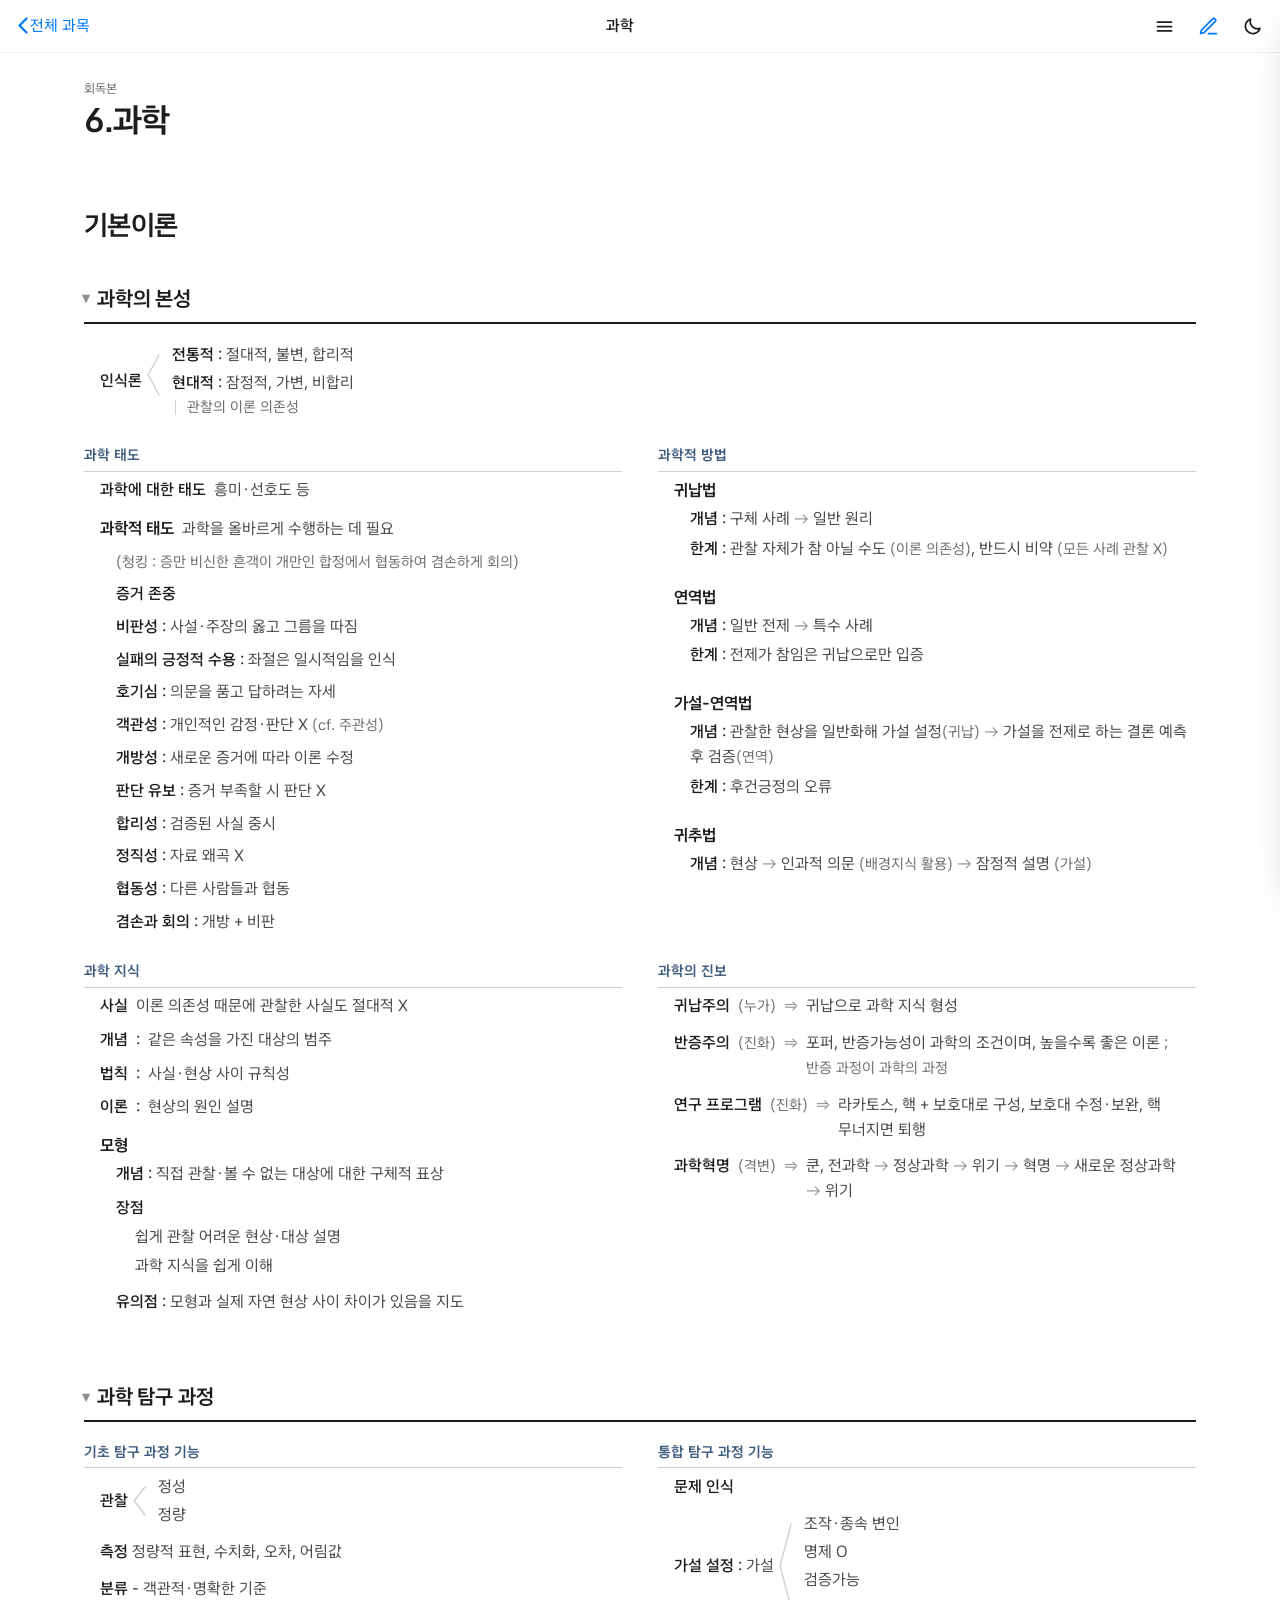
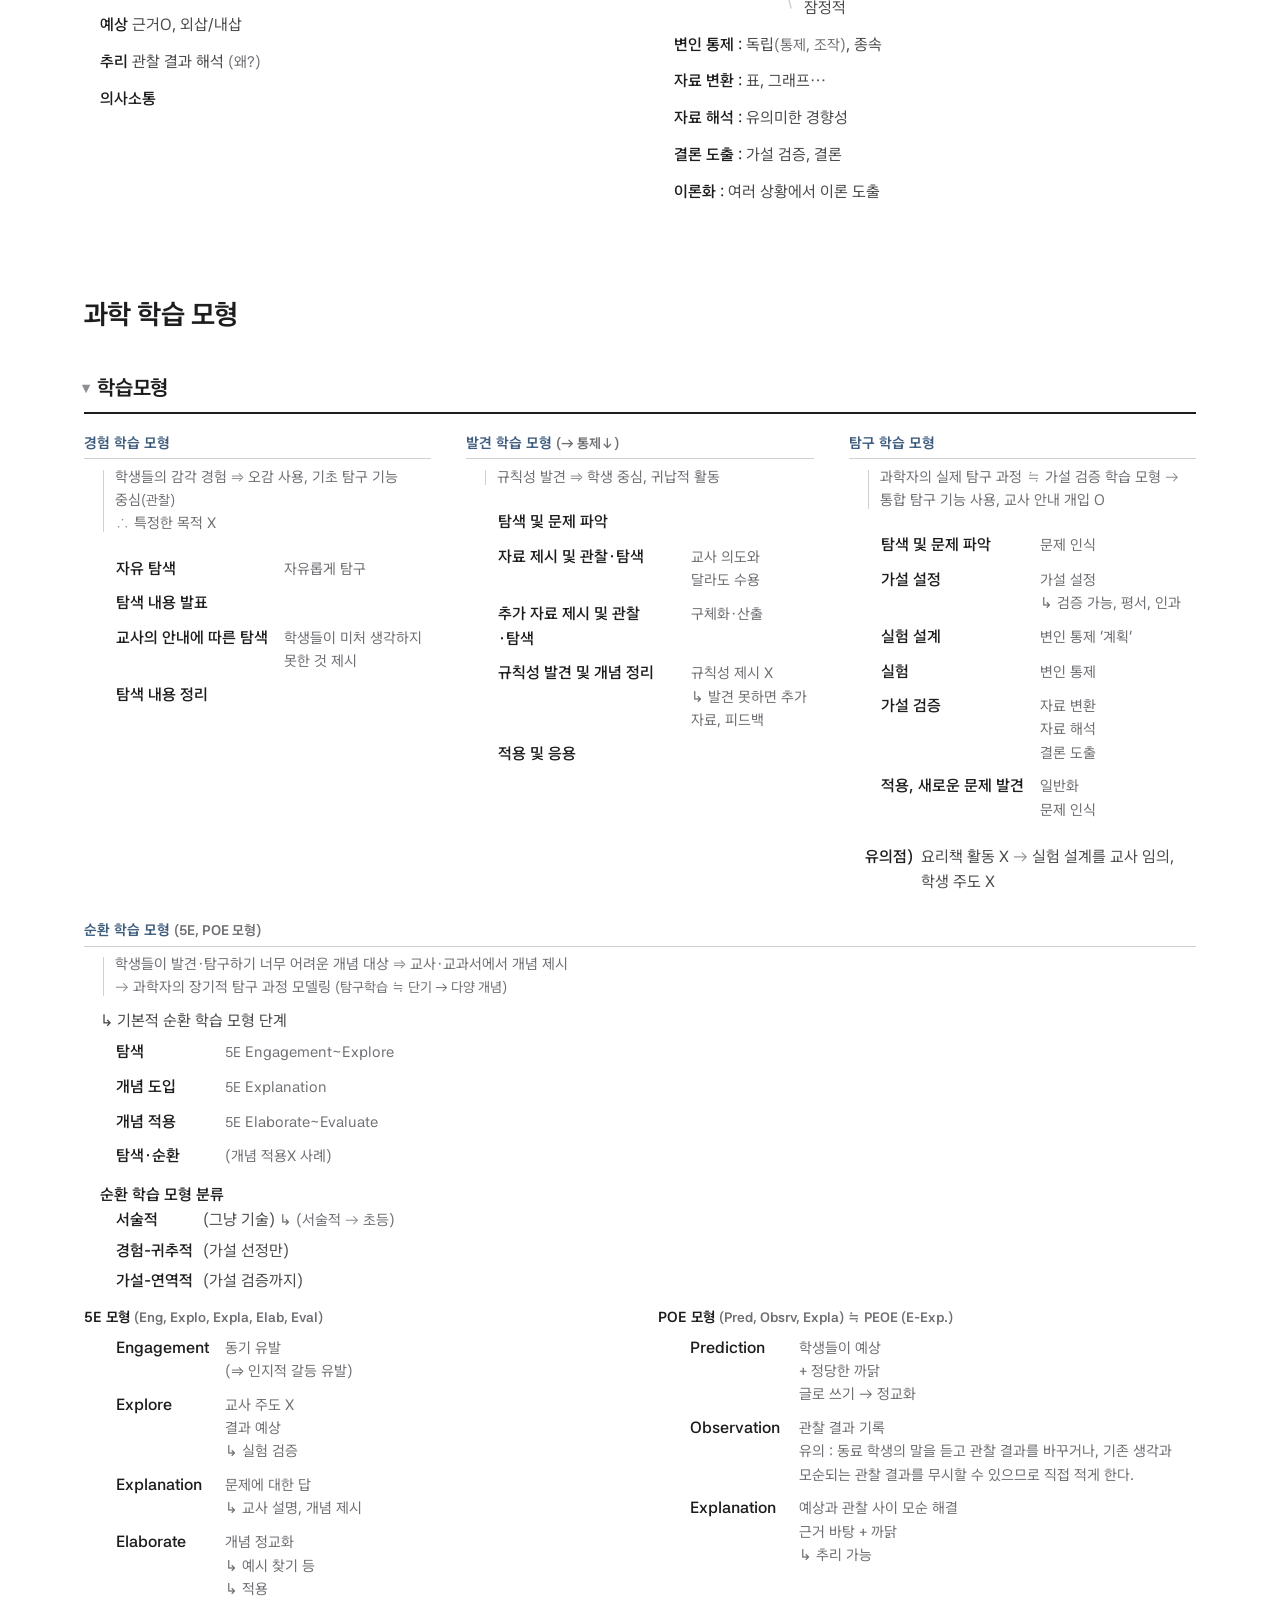
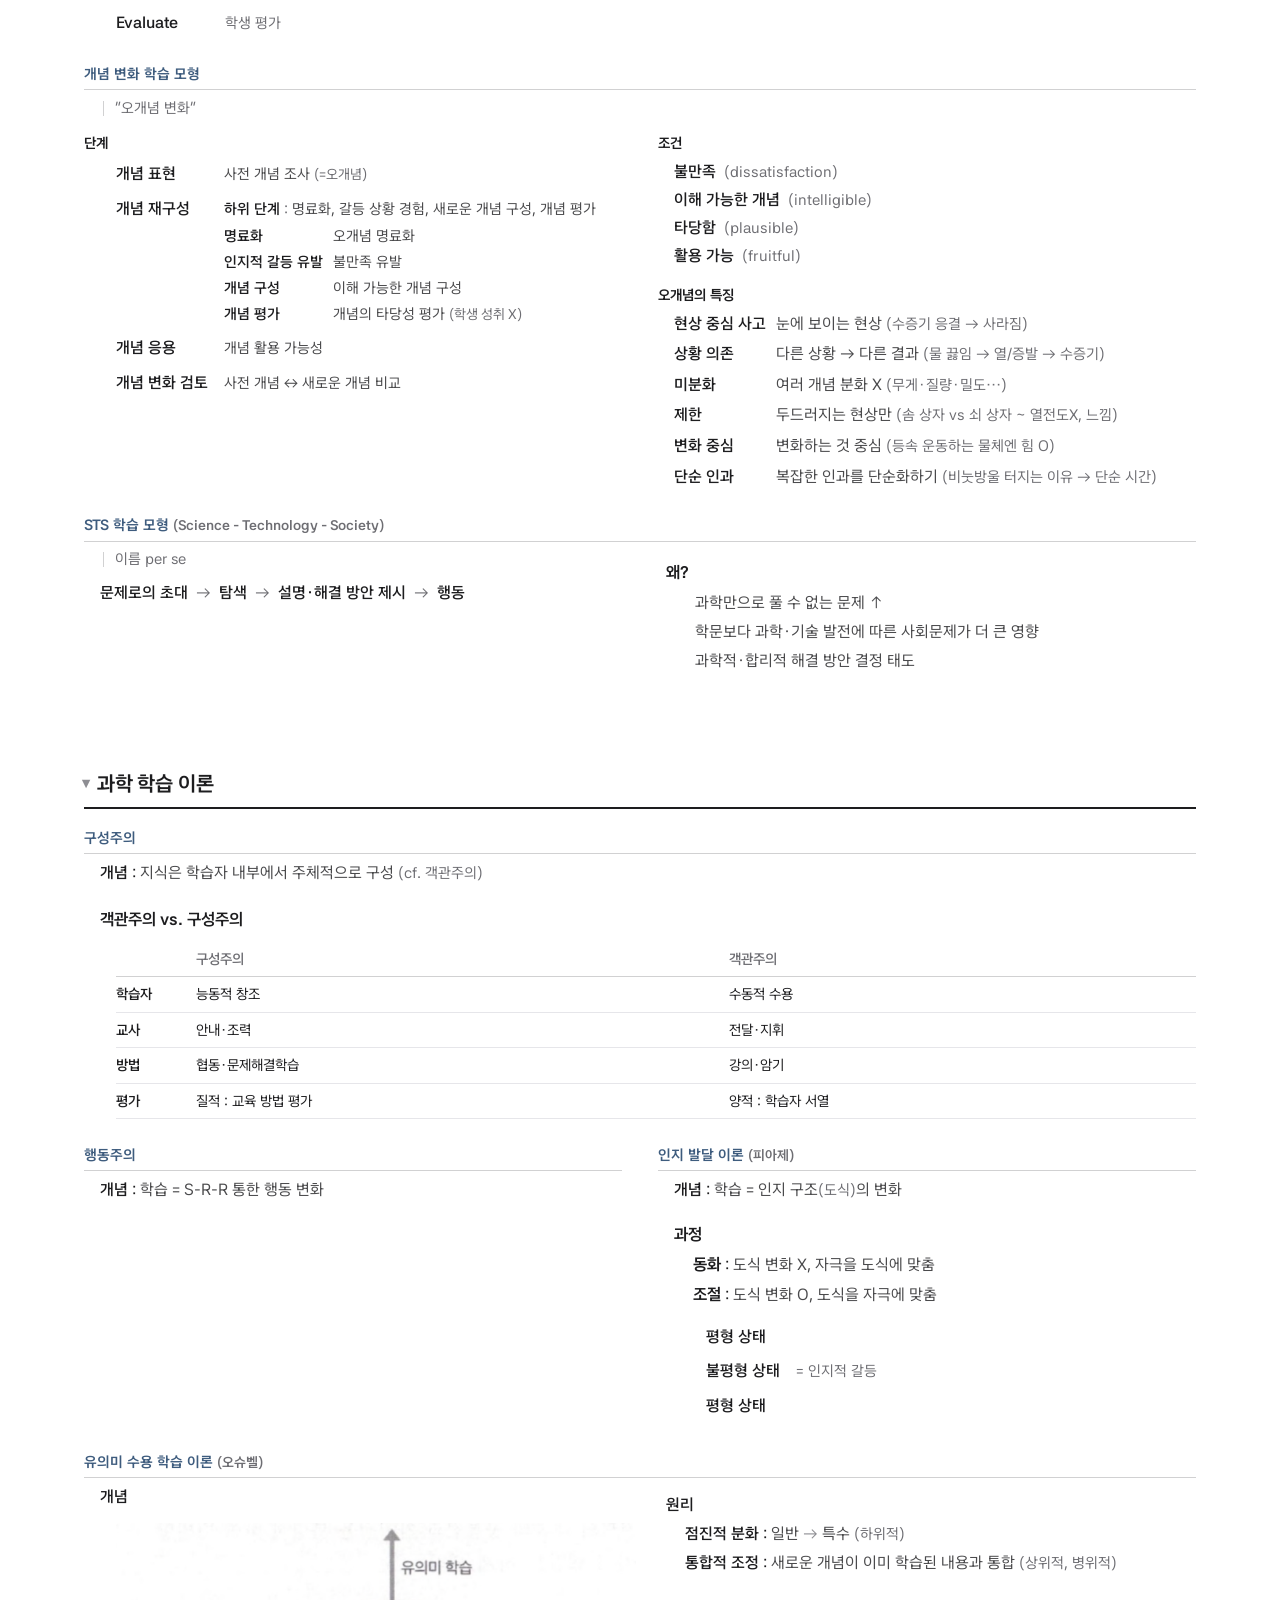
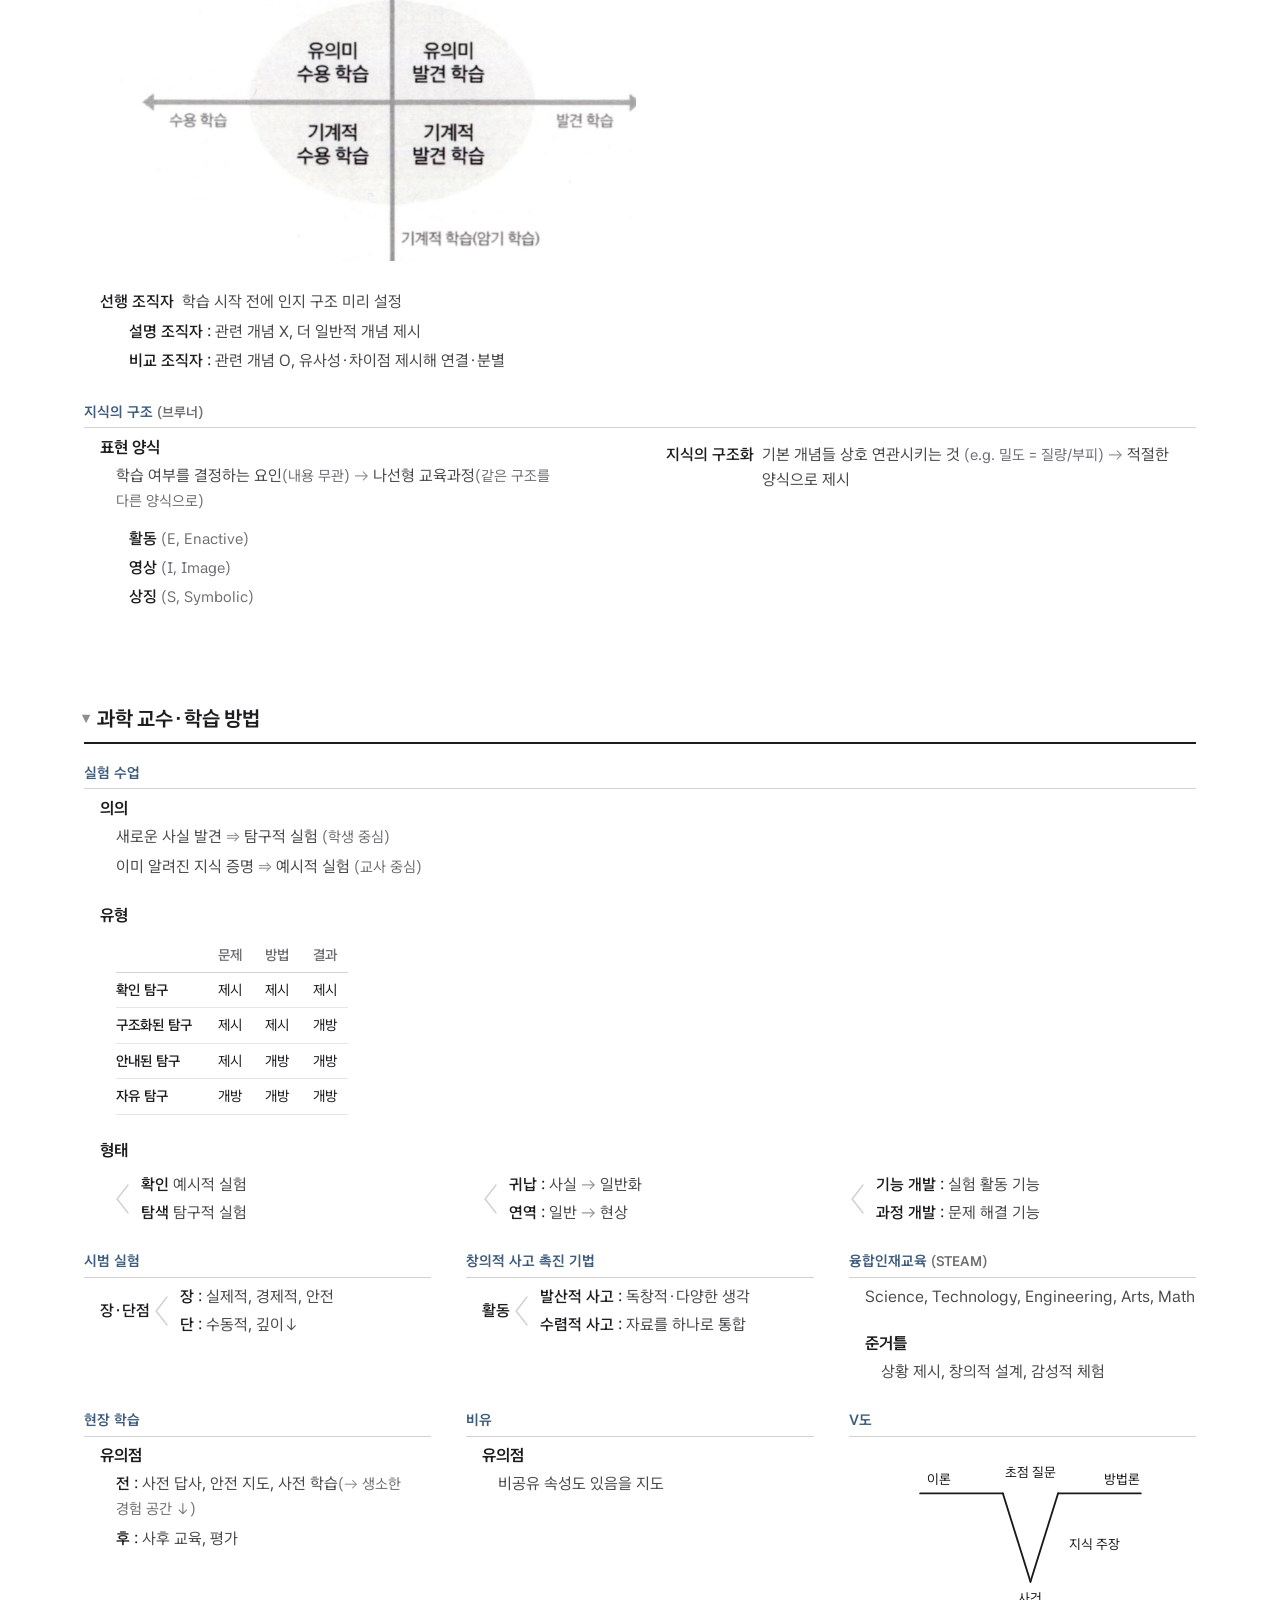
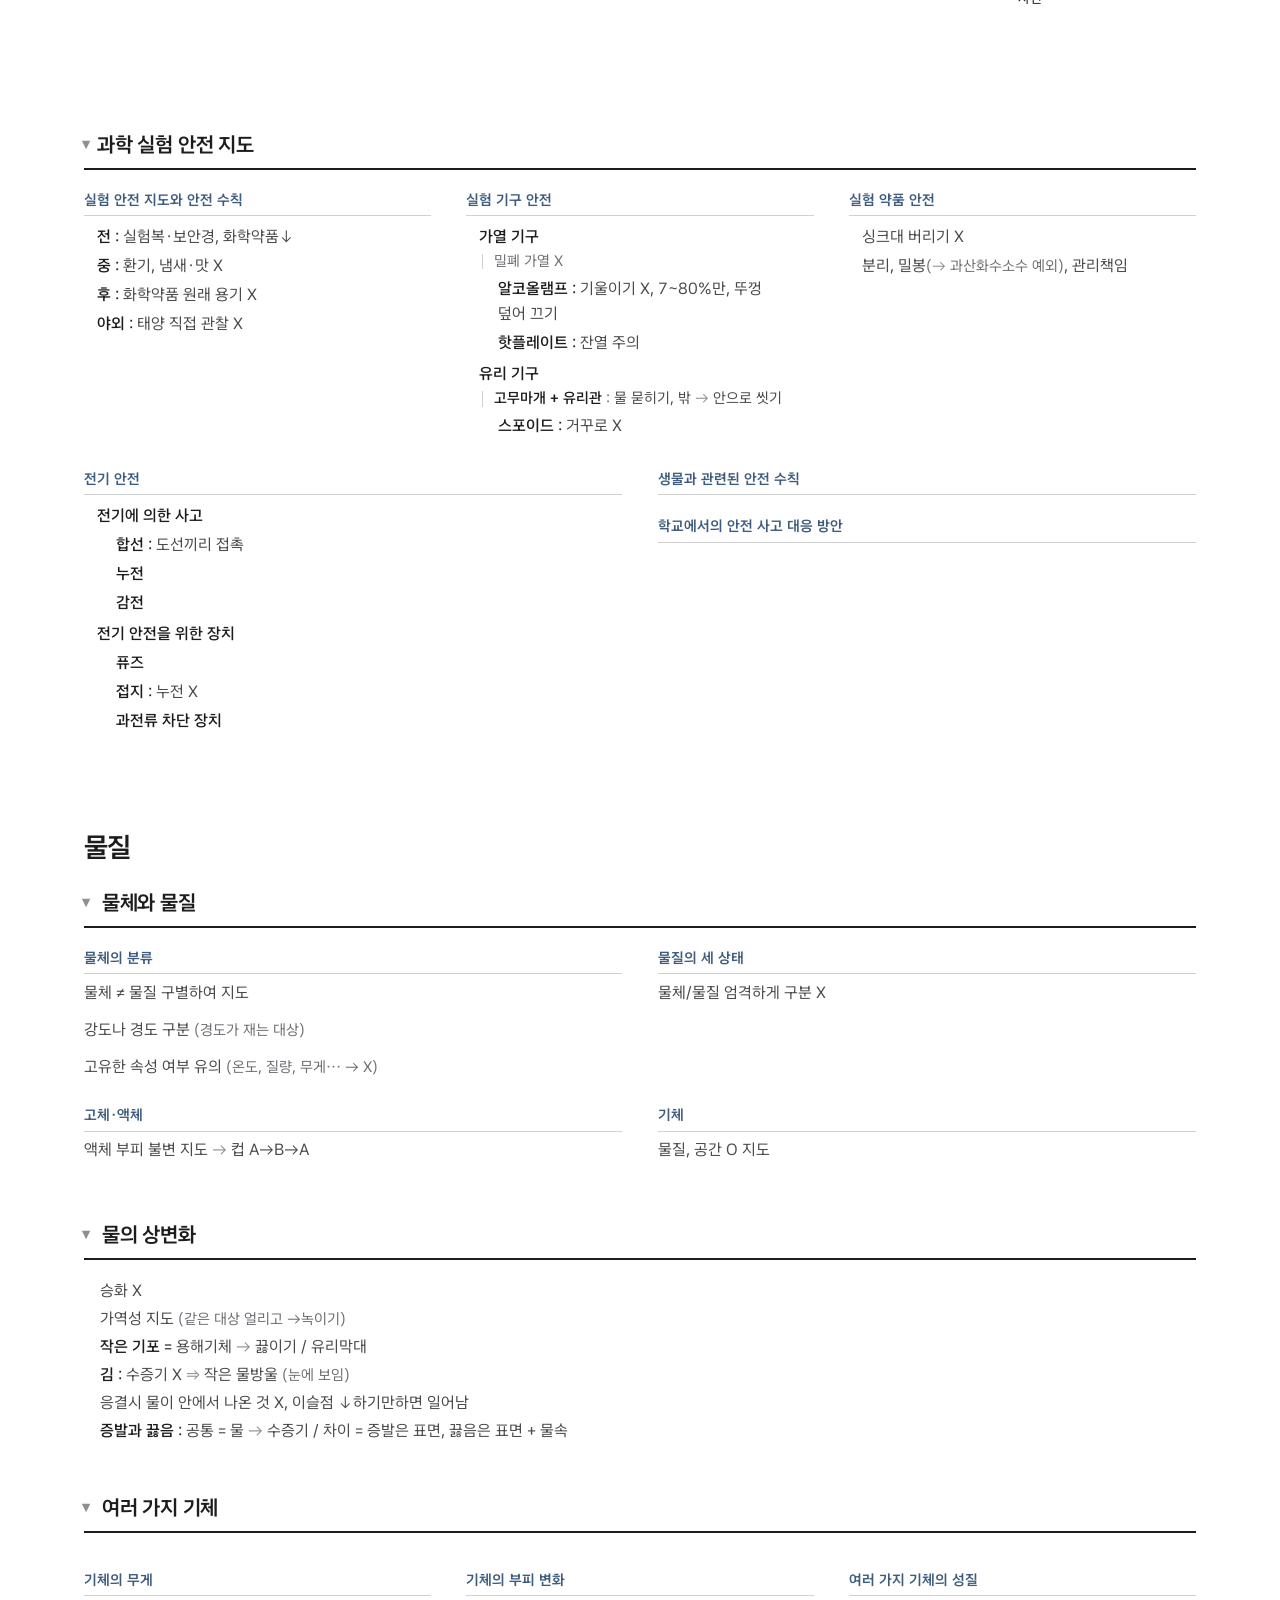
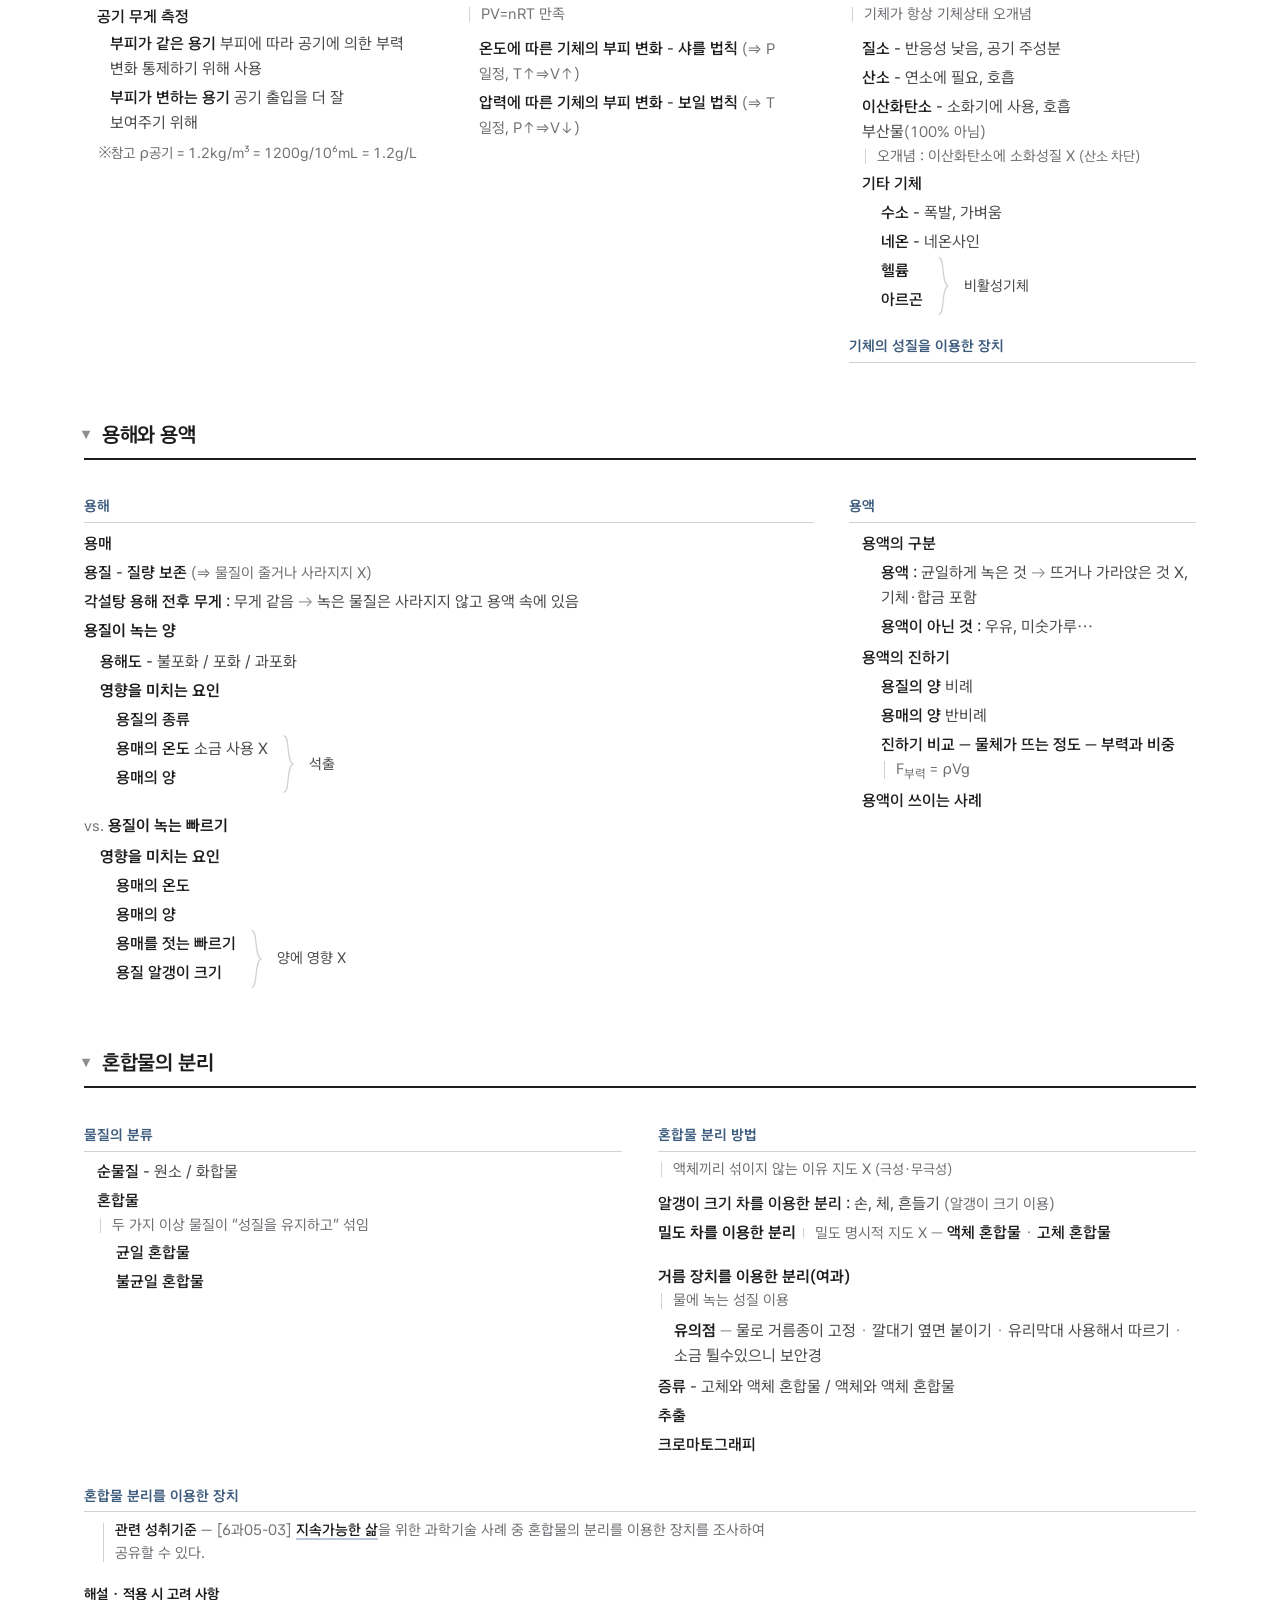
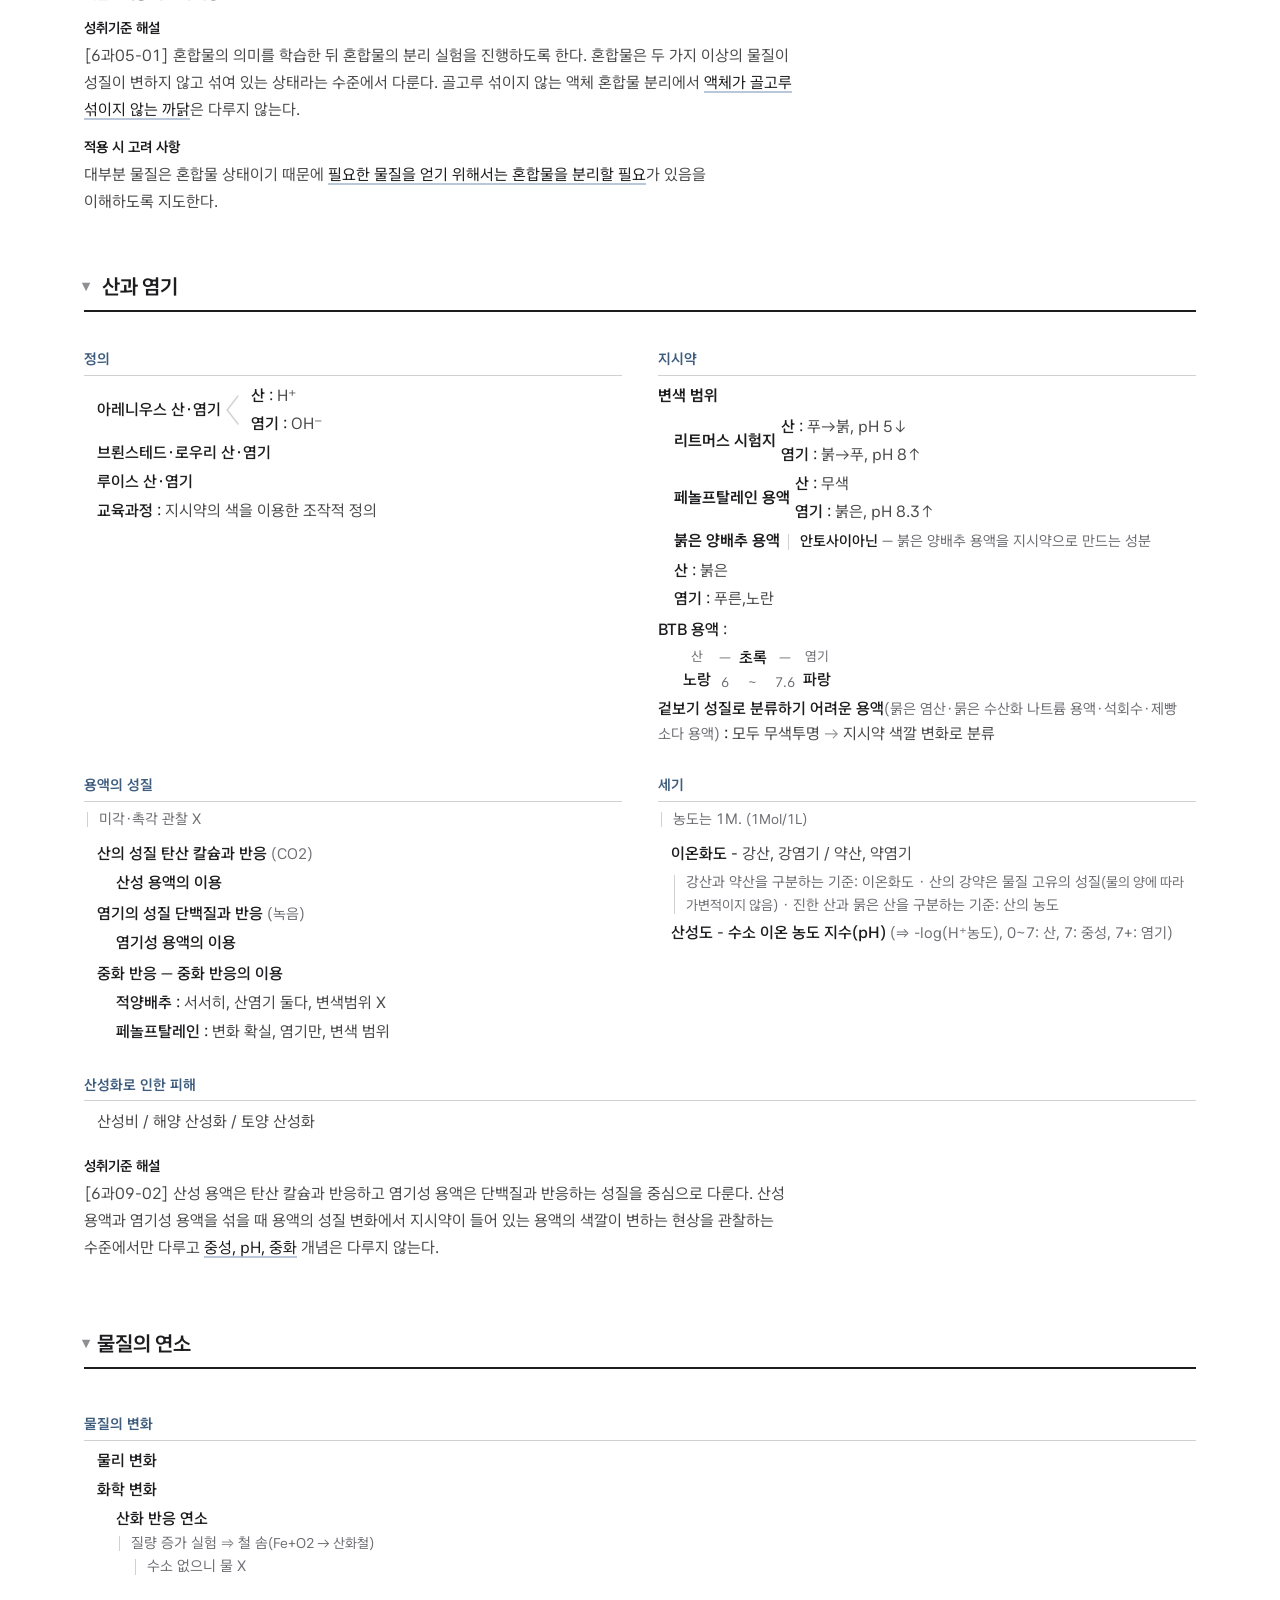
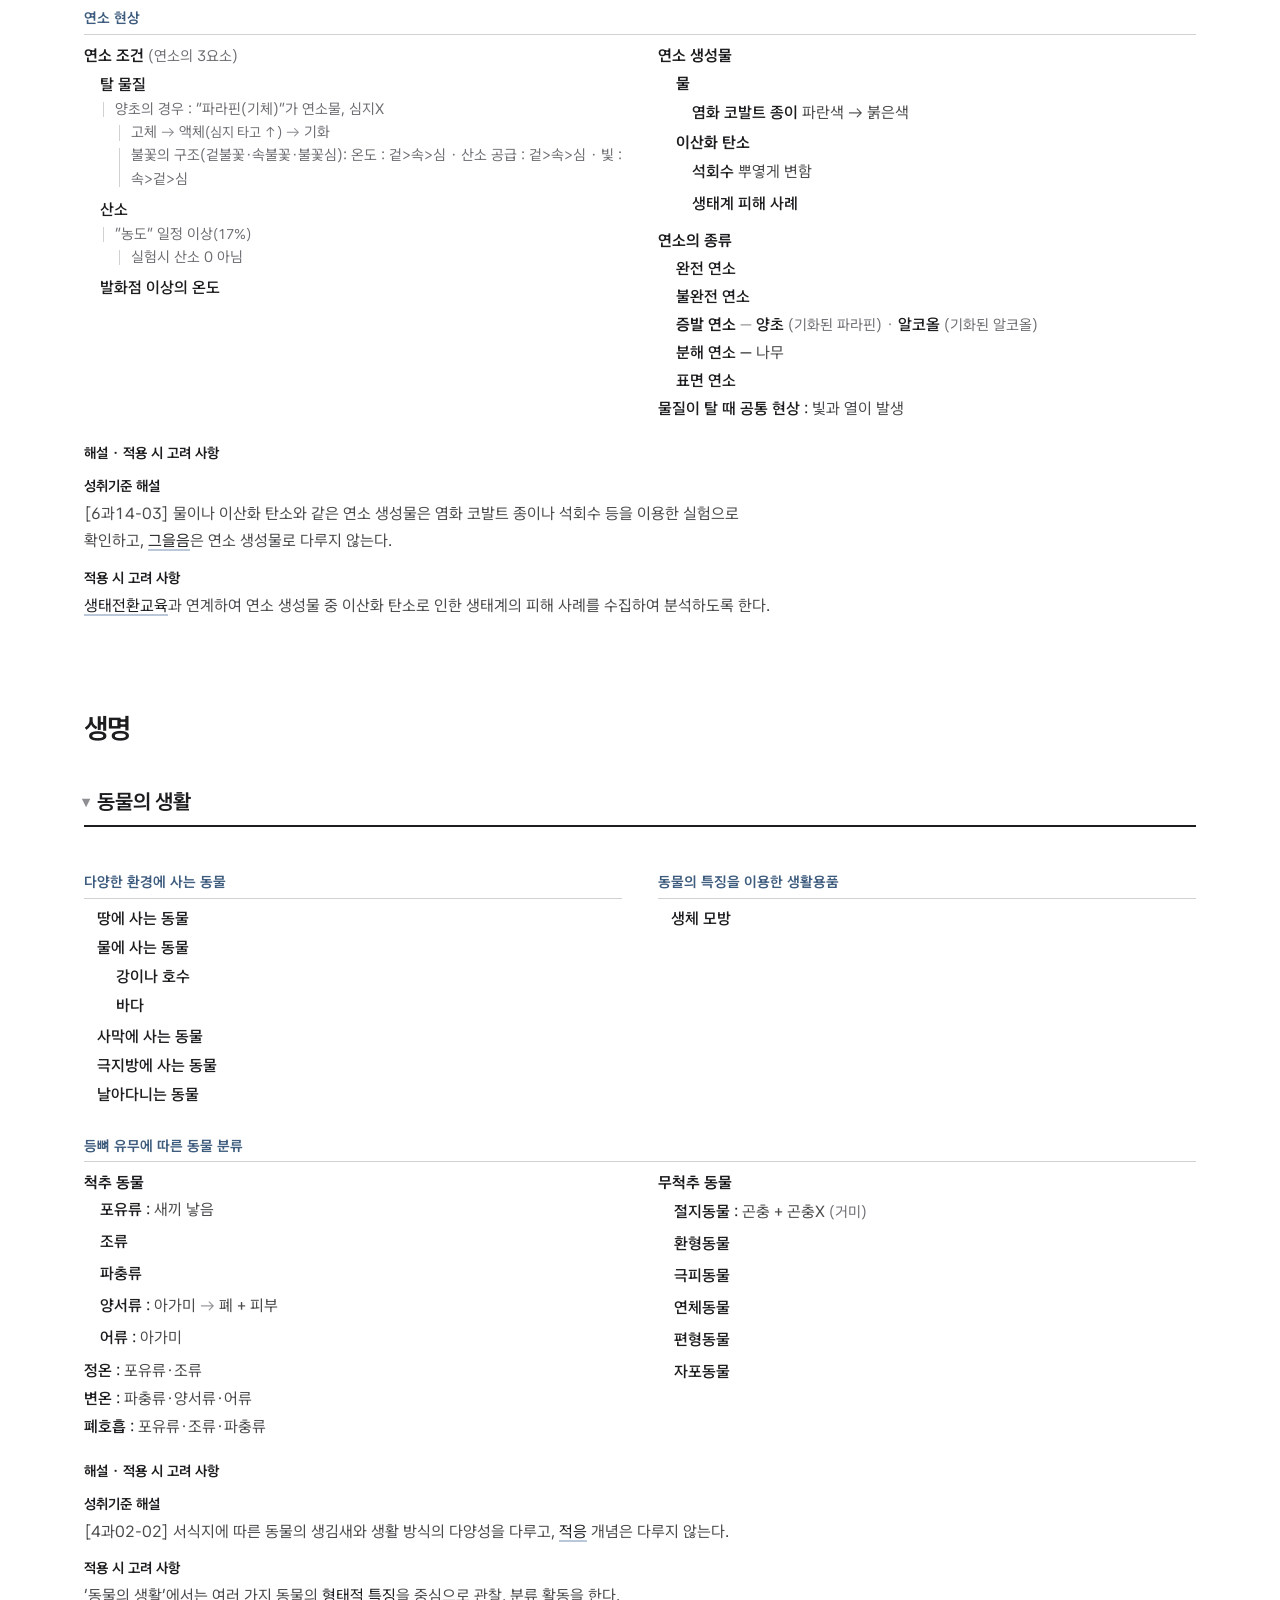
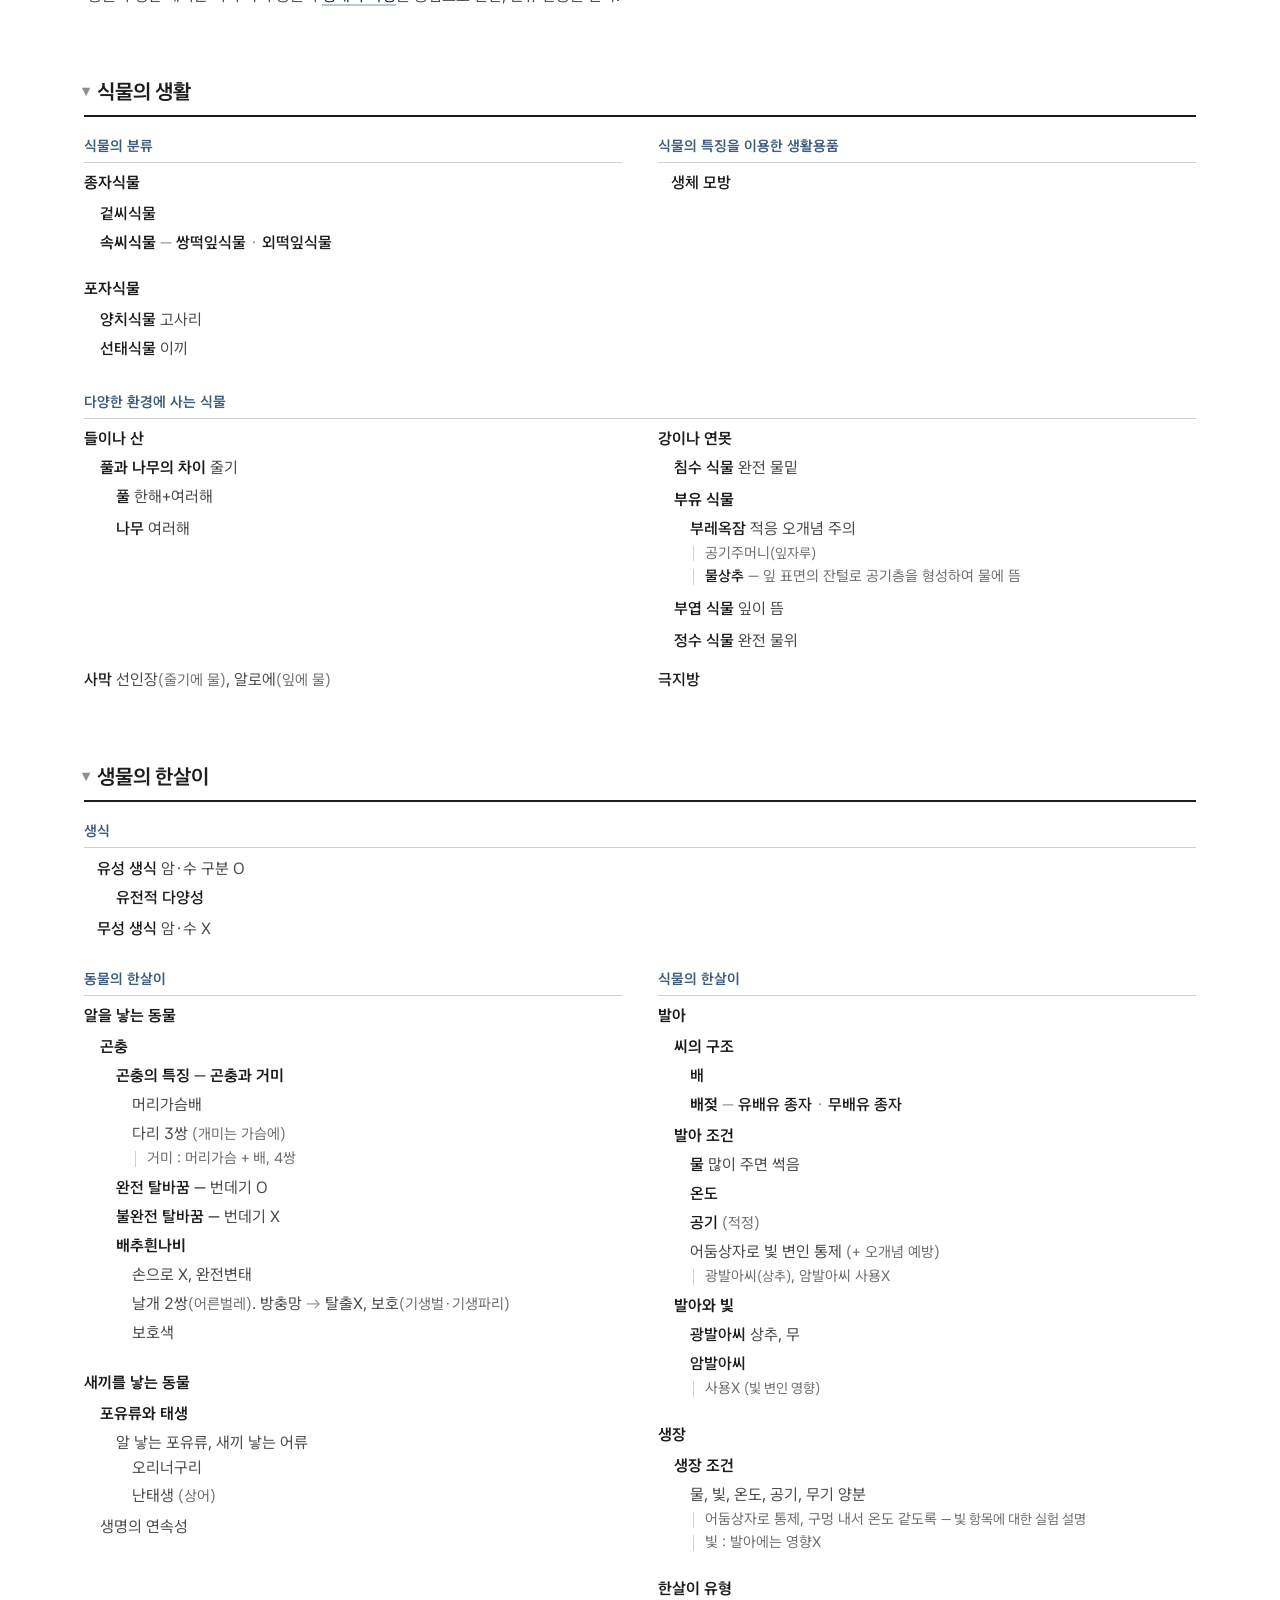
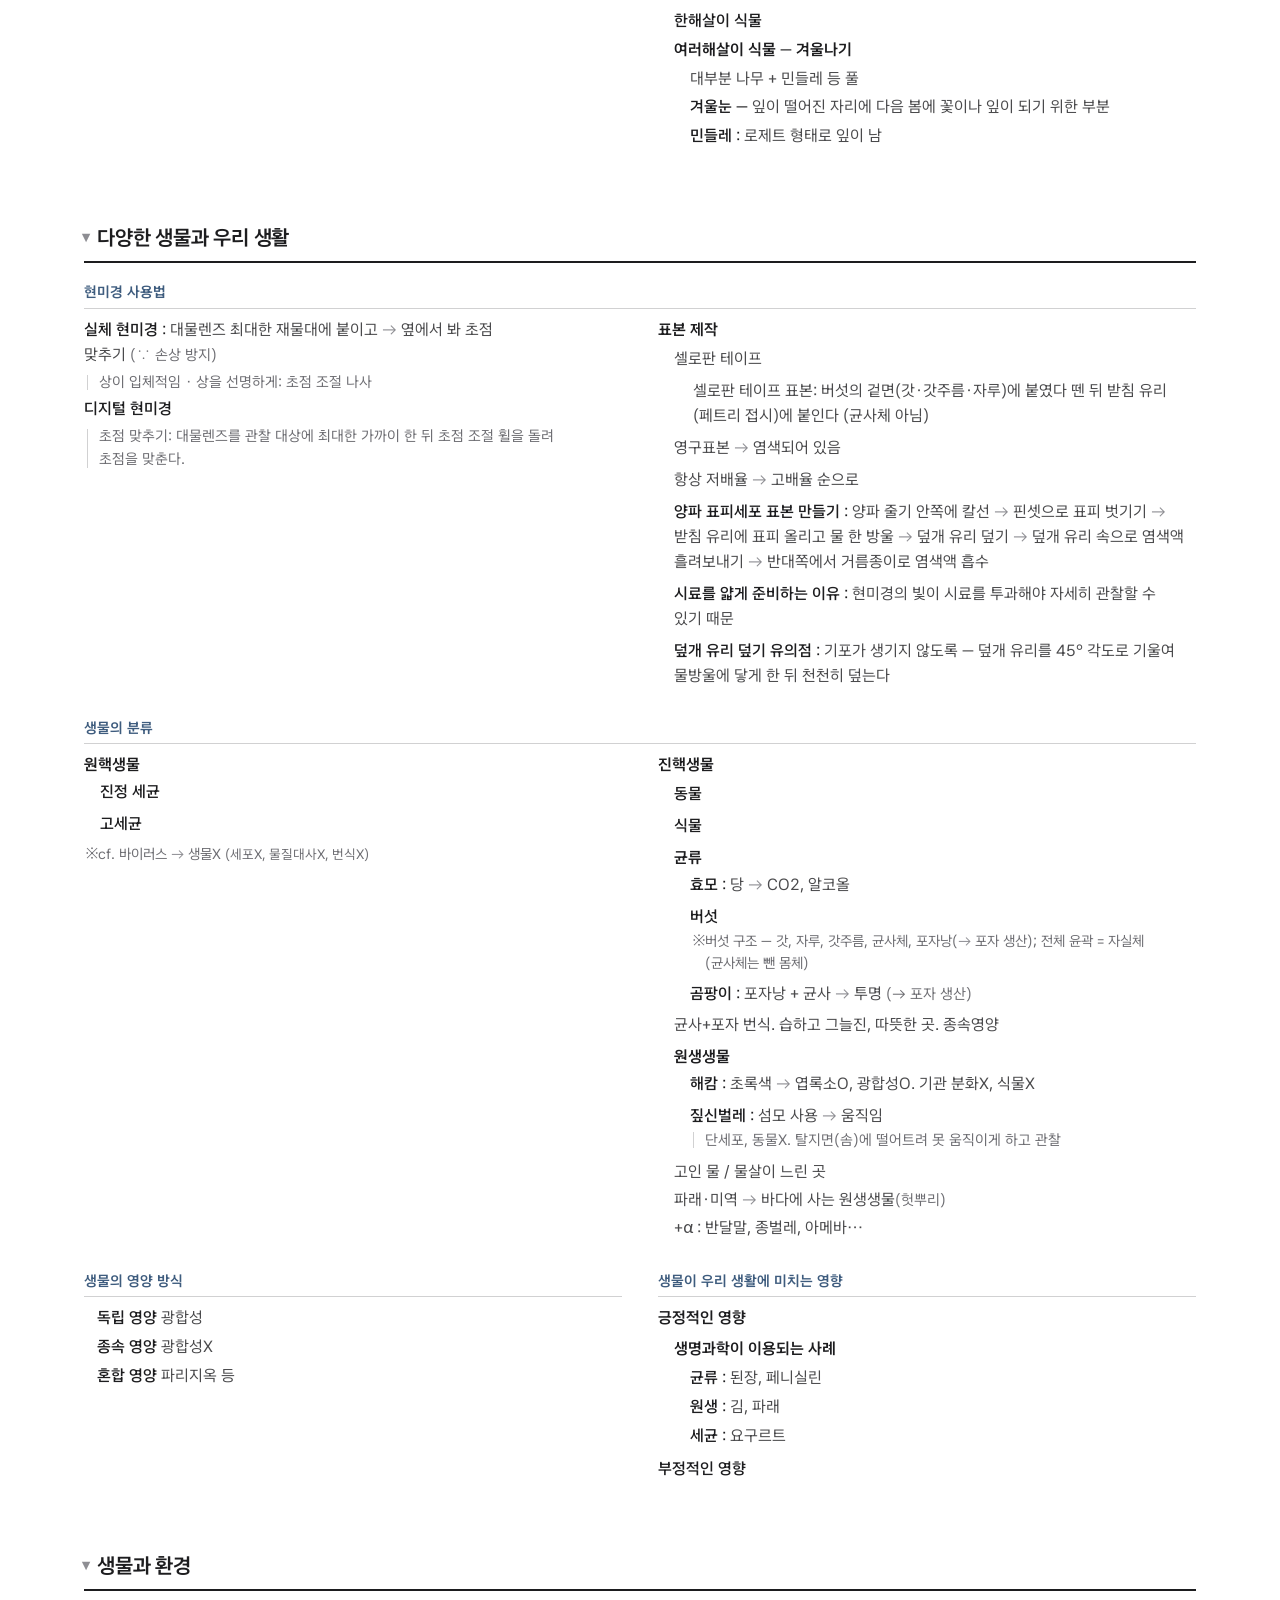
<file: 6.과학.html>
<!doctype html>
<meta charset="utf-8">
<meta name="viewport" content="width=device-width, initial-scale=1">
<title>과학 · 초등 임용 정리 노트</title><link rel="icon" href="icon.svg" type="image/svg+xml"><meta name="description" content="초등 임용 과학 정리 노트 — 과목 개념을 한 판에 정리"><meta property="og:type" content="website"><meta property="og:site_name" content="초등 임용 정리 노트"><meta property="og:title" content="과학 · 초등 임용 정리 노트"><meta property="og:description" content="초등 임용 과학 정리 노트 — 과목 개념을 한 판에 정리"><meta property="og:url" content="https://somnium1357.github.io/review-notes/6.%EA%B3%BC%ED%95%99.html">
<link rel="stylesheet" href="kit.css?v=151d3b7f">
<script>document.documentElement.classList.add("v2")</script>
<link rel="preconnect" href="https://fonts.googleapis.com"><link rel="preconnect" href="https://fonts.gstatic.com" crossorigin>
<link rel="stylesheet" href="https://fonts.googleapis.com/css2?family=42dot+Sans:wght@400;500;600;700&display=swap">
<script>window.PAN_ROLE={"과학의_본성": "절", "과학의_본성__2": "숨김", "1._과학_태도": "칸", "2._과학적_방법": "칸", "3._과학_지식": "칸", "4._과학의_진보": "칸", "과학_탐구_과정": "절", "1)_기초_탐구_과정_기능": "칸", "2)_통합_탐구_과정_기능": "칸", "학습모형": "절", "1)_경험_학습_모형": "칸", "2)_발견_학습_모형_(→_통제↓)": "칸", "3)_탐구_학습_모형": "칸", "4)_순환_학습_모형_(5E,_POE_모형)": "칸", "*_5E_모형_(Eng,_Explo,_Expla,_Elab,_Eval)": "안", "*_POE_모형_(Pred,_Obsrv,_Expla)_≒_PEOE_(E-Exp.)": "안", "6)_개념_변화_학습_모형_⇒_\"오개념_변화\"": "칸", "오개념의_특징": "안", "6)_STS_학습_모형_(Science_-_Technology_-_Society)": "칸", "과학_학습_이론__2": "절", "1._구성주의": "칸", "2._행동주의": "칸", "3._인지_발달_이론_(피아제)": "칸", "4._유의미_수용_학습_이론_(오슈벨)": "칸", "5._지식의_구조_(브루너)": "칸", "과학_교수·학습_방법__2": "절", "1._실험_수업": "칸", "2._시범_실험": "칸", "3._창의적_사고_촉진_기법": "칸", "4._융합인재교육_(STEAM)": "칸", "5._현장_학습": "칸", "6._비유": "칸", "7._V도": "칸", "과학_실험_안전_지도__2": "절", "각론_-_물질_(유의사항,_5개념)": "숨김", "1)_물체와_물질": "절", "물체의_분류": "칸", "물질의_세_상태": "칸", "고체·액체": "칸", "기체": "칸", "2)_물의_상변화": "절", "(3)_4학년_2학기_-_여러_가지_기체": "절", "여러_가지_기체_한눈에_보기": "숨김", "(4)_5학년_1학기_-_용해와_용액": "절", "용해와_용액_한눈에_보기": "숨김", "(5)_5학년_2학기_-_혼합물의_분리": "절", "혼합물의_분리_한눈에_보기": "숨김", "(6)_6학년_1학기_-_산과_염기": "절", "산과_염기_한눈에_보기": "숨김", "물질의_연소": "절", "동물의_생활": "절", "식물의_생활": "절", "생물의_한살이": "절", "다양한_생물과_우리_생활": "절", "생물과_환경": "절", "우리_몸의_구조와_기능": "절", "식물의_구조와_기능": "절", "힘과_우리_생활": "절", "소리의_성질": "절", "자석의_이용": "절", "빛의_성질": "절", "빛의_성질_한눈에_보기": "숨김", "열과_우리_생활": "절", "열과_우리_생활_한눈에_보기": "숨김", "물체의_운동": "절", "물체의_운동_한눈에_보기": "숨김", "전기의_이용": "절", "지구와_바다": "절", "땅의_변화": "절", "밤하늘_관찰": "절", "지층과_화석": "절", "날씨와_우리_생활": "절", "지구의_운동": "절", "계절의_변화": "절", "감염병과_건강한_생활": "절", "과학과_사회__2": "숨김", "2._기후_변화와_우리_생활": "절", "3._자원과_에너지": "절", "2022_개정_교육과정_-_교육과정_설계의_개요": "절", "과학과_과정·기능": "칸", "과학과_가치·태도": "칸", "2022_개정_교육과정_-_성격_및_목표": "절", "성격": "칸", "목표": "칸", "2022_개정_교육과정_-_내용_체계": "절", "과학_가치": "칸", "과학_태도__2": "칸", "참여와_실천": "칸", "과학과_사회_영역_전용_가치·태도_요소": "칸", "전_영역_공통_가치·태도_요소": "칸", "2022_개정_교육과정_-_교수·학습_및_평가": "절", "교수·학습의_방향": "칸", "교수·학습_방법": "칸", "과학의_본성_관련_지도_내용": "안", "평가": "칸", "칸_과학_실험_안전_지도_실험_안전_지도와_안전_수칙": "칸", "칸_과학_실험_안전_지도_실험_기구_안전": "칸", "칸_과학_실험_안전_지도_실험_약품_안전": "칸", "칸_과학_실험_안전_지도_전기_안전": "칸", "칸_과학_실험_안전_지도_생물과_관련된_안전_수칙": "칸", "칸_과학_실험_안전_지도_학교에서의_안전_사고_대응_방안": "칸", "칸_여러_가지_기체_기체의_무게": "칸", "칸_여러_가지_기체_기체의_부피_변화": "칸", "칸_여러_가지_기체_여러_가지_기체의_성질": "칸", "칸_여러_가지_기체_기체의_성질을_이용한_장치": "칸", "칸_용해와_용액_용해": "칸", "칸_용해와_용액_용액": "칸", "칸_혼합물의_분리_물질의_분류": "칸", "칸_혼합물의_분리_혼합물_분리_방법": "칸", "칸_혼합물의_분리_혼합물_분리를_이용한_장치": "칸", "칸_산과_염기_정의": "칸", "칸_산과_염기_지시약": "칸", "칸_산과_염기_용액의_성질": "칸", "칸_산과_염기_세기": "칸", "칸_산과_염기_산성화로_인한_피해_산성비_해양_산성화_토양_산성화": "칸", "칸_물질의_연소_물질의_변화": "칸", "칸_물질의_연소_연소_현상": "칸", "칸_동물의_생활_등뼈_유무에_따른_동물_분류": "칸", "칸_동물의_생활_다양한_환경에_사는_동물": "칸", "칸_동물의_생활_동물의_특징을_이용한_생활용품": "칸", "칸_식물의_생활_식물의_분류": "칸", "칸_식물의_생활_다양한_환경에_사는_식물": "칸", "칸_식물의_생활_식물의_특징을_이용한_생활용품": "칸", "칸_생물의_한살이_생식": "칸", "칸_생물의_한살이_동물의_한살이": "칸", "칸_생물의_한살이_식물의_한살이": "칸", "칸_다양한_생물과_우리_생활_현미경_사용법": "칸", "칸_다양한_생물과_우리_생활_생물의_분류": "칸", "칸_다양한_생물과_우리_생활_생물의_영양_방식": "칸", "칸_다양한_생물과_우리_생활_생물이_우리_생활에_미치는_영향": "칸", "칸_생물과_환경_생태계_구성_요소": "칸", "칸_생물과_환경_생태계_구성_요소_간의_관계": "칸", "칸_생물과_환경_생물의_먹이_관계": "칸", "칸_생물과_환경_생태계_보전": "칸", "칸_우리_몸의_구조와_기능_근골격계": "칸", "칸_우리_몸의_구조와_기능_소화계": "칸", "칸_우리_몸의_구조와_기능_호흡계": "칸", "칸_우리_몸의_구조와_기능_순환계": "칸", "칸_우리_몸의_구조와_기능_배설계": "칸", "칸_우리_몸의_구조와_기능_운동과_신체_변화": "칸", "칸_우리_몸의_구조와_기능_질병과_예방법": "칸", "칸_식물의_구조와_기능_세포": "칸", "칸_식물의_구조와_기능_뿌리": "칸", "칸_식물의_구조와_기능_줄기": "칸", "칸_식물의_구조와_기능_잎": "칸", "칸_식물의_구조와_기능_꽃": "칸", "칸_힘과_우리_생활_힘": "칸", "칸_힘과_우리_생활_물체의_무게": "칸", "칸_힘과_우리_생활_도구의_사용": "칸", "칸_소리의_성질_소리의_발생": "칸", "칸_소리의_성질_소리의_3요소": "칸", "칸_소리의_성질_소리의_전달": "칸", "칸_소리의_성질_소음을_줄이는_방법": "칸", "칸_자석의_이용_자기력과_자기장": "칸", "칸_자석의_이용_자석을_이용한_장치": "칸", "칸_빛의_성질_물체를_보는_원리": "칸", "칸_빛의_성질_빛의_직진": "칸", "칸_빛의_성질_빛의_반사": "칸", "칸_빛의_성질_빛의_굴절": "칸", "칸_열과_우리_생활_온도": "칸", "칸_열과_우리_생활_열": "칸", "칸_물체의_운동_운동": "칸", "칸_물체의_운동_속력": "칸", "칸_전기의_이용_1_옴의_법칙": "칸", "칸_전기의_이용_2_전기_회로": "칸", "칸_전기의_이용_3_전구의_밝기": "칸", "칸_전기의_이용_4_전류에_의한_자기장": "칸", "칸_전기의_이용_5_전기_사용": "칸", "칸_지구와_바다_지구의_표면": "칸", "칸_지구와_바다_지구의_대기": "칸", "칸_지구와_바다_지구의_물": "칸", "칸_지구와_바다_바닷가_지형": "칸", "칸_땅의_변화_강_주변의_지형": "머리줄", "칸_땅의_변화_화산": "머리줄", "칸_땅의_변화_지진": "머리줄", "칸_밤하늘_관찰_달": "칸", "칸_밤하늘_관찰_태양계": "칸", "칸_밤하늘_관찰_별": "칸", "칸_지층과_화석_지층": "칸", "칸_지층과_화석_퇴적암": "칸", "칸_지층과_화석_화석": "칸", "칸_날씨와_우리_생활_기상_요소": "칸", "칸_날씨와_우리_생활_수증기의_응결": "칸", "칸_날씨와_우리_생활_기압": "칸", "칸_지구의_운동_지구": "칸", "칸_지구의_운동_우주관": "칸", "칸_계절의_변화_태양_고도": "칸", "칸_계절의_변화_계절의_변화_원인": "칸", "칸_감염병과_건강한_생활_감염병": "칸", "칸_감염병과_건강한_생활_감염병_예방": "칸", "안_개념변화_조건": "안", "안_개념변화_단계": "안", "칸_땅의_변화_강_주변의_지형_흐르는_물의_작용": "칸", "칸_땅의_변화_강_주변의_지형_지형": "칸", "칸_땅의_변화_화산_화산_활동": "칸", "칸_땅의_변화_화산_화산_지형": "칸", "칸_땅의_변화_화산_화성암": "칸", "칸_땅의_변화_지진_원인": "칸", "칸_땅의_변화_지진_세기": "칸", "칸_땅의_변화_지진_지진_대처_방법": "칸", "성취_혼합물의_분리": "안", "성취기준 적용 시 고려 사항_혼합물의_분리": "글칸", "성취_산과_염기": "안", "성취기준 적용 시 고려 사항_산과_염기": "글칸", "성취_물질의_연소": "안", "성취기준 적용 시 고려 사항_물질의_연소": "글칸", "성취_동물의_생활": "안", "성취기준 적용 시 고려 사항_동물의_생활": "글칸", "성취_빛의_성질": "안", "성취기준 적용 시 고려 사항_빛의_성질": "글칸", "성취_물체의_운동": "안", "성취기준 적용 시 고려 사항_물체의_운동": "글칸", "성취_지구와_바다": "안", "성취기준 적용 시 고려 사항_지구와_바다": "글칸", "성취_땅의_변화": "안", "성취기준 적용 시 고려 사항_땅의_변화": "글칸", "성취_감염병과_건강한_생활": "안", "성취기준 적용 시 고려 사항_감염병과_건강한_생활": "글칸", "성취_기후_변화와_우리_생활": "안", "성취기준 적용 시 고려 사항_기후_변화와_우리_생활": "글칸", "성취_자원과_에너지": "안"}</script>

<style>

.wrap{width:min(100%,1160px);max-width:none;margin:0 auto;padding:76px clamp(16px,2.5vw,24px) 90px;}
p.note,p.sub{max-width:46em;}

.pg{margin:0;}
.foot{margin-top:40px;padding-top:18px;font-size:13px;}
.foot a{color:var(--sec);}
</style>
<div class="layout">
<aside class="sidebar"><div class="toc-view"><div class="tochead"><a class="toc-switch" href="index.html">← 목록</a><b>6.과학</b></div><details class="tgrp" open><summary><a class="gh" href="#기본이론">기본이론</a></summary><nav class="tnav"><a href="#과학의_본성">과학의 본성</a><a href="#과학_탐구_과정">과학 탐구 과정</a></nav></details><details class="tgrp" open><summary><a class="gh" href="#과학_학습_모형">과학 학습 모형</a></summary><nav class="tnav"><a href="#경험_학습_모형">경험 학습 모형</a><a href="#발견_학습_모형_(→_통제↓)">발견 학습 모형 (→ 통제↓)</a><a href="#탐구_학습_모형">탐구 학습 모형</a><a href="#순환_학습_모형_(5E,_POE_모형)">순환 학습 모형 (5E, POE 모형)</a><a href="#개념_변화_학습_모형">개념 변화 학습 모형</a><a href="#STS_학습_모형_(Science_-_Technology_-_Society)">STS 학습 모형 (Science - Technology - Society)</a></nav></details><details class="tgrp" open><summary><a class="gh" href="#과학_학습_이론">과학 학습 이론</a></summary><nav class="tnav"><a href="#구성주의">구성주의</a><a href="#행동주의">행동주의</a><a href="#인지_발달_이론_(피아제)">인지 발달 이론 (피아제)</a><a href="#유의미_수용_학습_이론_(오슈벨)">유의미 수용 학습 이론 (오슈벨)</a><a href="#지식의_구조_(브루너)">지식의 구조 (브루너)</a></nav></details><details class="tgrp" open><summary><a class="gh" href="#과학_교수·학습_방법">과학 교수·학습 방법</a></summary><nav class="tnav"><a href="#실험_수업">실험 수업</a><a href="#시범_실험">시범 실험</a><a href="#창의적_사고_촉진_기법">창의적 사고 촉진 기법</a><a href="#융합인재교육_(STEAM)">융합인재교육 (STEAM)</a><a href="#현장_학습">현장 학습</a><a href="#비유">비유</a><a href="#V도">V도</a></nav></details><details class="tgrp" open><summary><a class="gh" href="#과학_실험_안전_지도">과학 실험 안전 지도</a></summary><nav class="tnav"><a href="#실험_안전_지도와_안전_수칙">실험 안전 지도와 안전 수칙</a><a href="#실험_기구_안전">실험 기구 안전</a><a href="#실험_약품_안전">실험 약품 안전</a><a href="#전기_안전">전기 안전</a><a href="#생물과_관련된_안전_수칙">생물과 관련된 안전 수칙</a><a href="#학교에서의_안전_사고_대응_방안">학교에서의 안전 사고 대응 방안</a></nav></details><details class="tgrp" open><summary><a class="gh" href="#물질">물질</a></summary><nav class="tnav"><a href="#물체와_물질">물체와 물질</a><a href="#물의_상변화">물의 상변화</a><a href="#4학년_2학기_-_여러_가지_기체">4학년 2학기 - 여러 가지 기체</a><a href="#5학년_1학기_-_용해와_용액">5학년 1학기 - 용해와 용액</a><a href="#5학년_2학기_-_혼합물의_분리">5학년 2학기 - 혼합물의 분리</a><a href="#6학년_1학기_-_산과_염기">6학년 1학기 - 산과 염기</a><a href="#물질의_연소">물질의 연소</a></nav></details><details class="tgrp" open><summary><a class="gh" href="#생명">생명</a></summary><nav class="tnav"><a href="#동물의_생활">동물의 생활</a><a href="#식물의_생활">식물의 생활</a><a href="#생물의_한살이">생물의 한살이</a><a href="#다양한_생물과_우리_생활">다양한 생물과 우리 생활</a><a href="#생물과_환경">생물과 환경</a><a href="#우리_몸의_구조와_기능">우리 몸의 구조와 기능</a><a href="#식물의_구조와_기능">식물의 구조와 기능</a></nav></details><details class="tgrp" open><summary><a class="gh" href="#운동과_에너지">운동과 에너지</a></summary><nav class="tnav"><a href="#힘과_우리_생활">힘과 우리 생활</a><a href="#소리의_성질">소리의 성질</a><a href="#자석의_이용">자석의 이용</a><a href="#빛의_성질">빛의 성질</a><a href="#열과_우리_생활">열과 우리 생활</a><a href="#물체의_운동">물체의 운동</a><a href="#전기의_이용">전기의 이용</a></nav></details><details class="tgrp" open><summary><a class="gh" href="#지구와_우주">지구와 우주</a></summary><nav class="tnav"><a href="#지구와_바다">지구와 바다</a><a href="#땅의_변화">땅의 변화</a><a href="#밤하늘_관찰">밤하늘 관찰</a><a href="#지층과_화석">지층과 화석</a><a href="#날씨와_우리_생활">날씨와 우리 생활</a><a href="#지구의_운동">지구의 운동</a><a href="#계절의_변화">계절의 변화</a></nav></details><details class="tgrp" open><summary><a class="gh" href="#과학과_사회">과학과 사회</a></summary><nav class="tnav"><a href="#감염병과_건강한_생활">감염병과 건강한 생활</a><a href="#기후_변화와_우리_생활">기후 변화와 우리 생활</a><a href="#자원과_에너지">자원과 에너지</a></nav></details><details class="tgrp" open><summary><a class="gh" href="#2022_개정_교육과정">2022 개정 교육과정</a></summary><nav class="tnav"><a href="#2022_개정_교육과정_-_교육과정_설계의_개요">교육과정 설계의 개요</a><a href="#2022_개정_교육과정_-_성격_및_목표">성격 및 목표</a><a href="#2022_개정_교육과정_-_내용_체계">내용 체계</a><a href="#2022_개정_교육과정_-_교수·학습_및_평가">교수·학습 및 평가</a></nav></details></div><div class="list-view" hidden><div class="tochead"><a class="toc-back" href="#">← 목차</a><b>과목</b></div><nav class="tnav"><a href="1.국어.html">1.국어</a><a href="2.수학.html">2.수학</a><a href="3.영어.html">3.영어</a><a href="4.사회.html">4.사회</a><a href="5.도덕.html">5.도덕</a><a href="6.과학.html" class="cur">6.과학</a><a href="7.체육.html">7.체육</a><a href="8.음악.html">8.음악</a><a href="9.미술.html">9.미술</a><a href="10.실과.html">10.실과</a><a href="11.통합교과.html">11.통합교과</a><a href="13.총창.html">13.총창</a></nav></div></aside>
<main class="wrap">
<p class="eyebrow">회독본</p>
<h1>6.과학</h1>

<section class="pg" id="p02">
<div class="part" id="기본이론">기본이론</div>
<h2 id="과학의_본성">과학의 본성</h2>
<div class="ind">
<div class="branch">
  <div><span class="term">인식론</span></div>
  <div class="fork"><div class="mkf">
   <svg class="a1" viewBox="0 0 10 100" preserveAspectRatio="none" fill="none"><line x1="10" y1="0" x2="1" y2="100" stroke="currentColor" stroke-width="1.4" vector-effect="non-scaling-stroke" stroke-linecap="round"/></svg>
   <svg class="a2" viewBox="0 0 10 100" preserveAspectRatio="none" fill="none"><line x1="1" y1="0" x2="10" y2="100" stroke="currentColor" stroke-width="1.4" vector-effect="non-scaling-stroke" stroke-linecap="round"/></svg>
  </div><div class="stack">
    <div><span class="term">전통적</span> : <span class="desc">절대적, 불변, 합리적</span></div>
    <div><span class="term">현대적</span> : <span class="desc">잠정적, 가변, 비합리</span>
      <div class="sub">관찰의 이론 의존성</div>
    </div>
  </div></div>
</div>
</div>

<h2 id="과학의_본성__2">과학의 본성</h2>

<h3 id="1._과학_태도"><a id="과학_태도"></a><span class="num">1.</span> 과학 태도</h3>
<div class="ind">
<div class="row"><span class="num">1)</span><span class="term">과학에 대한 태도</span> <span class="mk">⇒</span> <span class="desc">흥미·선호도 등</span></div>
<div class="row"><span class="num">2)</span><span class="term">과학적 태도</span> <span class="mk">⇒</span> <span class="desc">과학을 올바르게 수행하는 데 필요</span></div>
<div class="ind">
  <div class="stack" style="margin-top:6px">
    <div class="quiet">(청킹 : 증만 비신한 흔객이 개만인 합정에서 협동하여 겸손하게 회의)</div>
    <div><span class="term">증거 존중</span></div>
    <div><span class="term">비판성</span> : <span class="desc">사설·주장의 옳고 그름을 따짐</span></div>
    <div><span class="term">실패의 긍정적 수용</span> : <span class="desc">좌절은 일시적임을 인식</span></div>
    <div><span class="term">호기심</span> : <span class="desc">의문을 품고 답하려는 자세</span></div>
    <div><span class="term">객관성</span> : <span class="desc">개인적인 감정·판단 X <span class="quiet">(cf. 주관성)</span></span></div>
    <div><span class="term">개방성</span> : <span class="desc">새로운 증거에 따라 이론 수정</span></div>
    <div><span class="term">판단 유보</span> : <span class="desc">증거 부족할 시 판단 X</span></div>
    <div><span class="term">합리성</span> : <span class="desc">검증된 사실 중시</span></div>
    <div><span class="term">정직성</span> : <span class="desc">자료 왜곡 X</span></div>
    <div><span class="term">협동성</span> : <span class="desc">다른 사람들과 협동</span></div>
    <div><span class="term">겸손과 회의</span> : <span class="desc">개방 + 비판</span></div>
  </div>
</div>
</div>

<h3 id="2._과학적_방법"><a id="과학적_방법"></a><span class="num">2.</span> 과학적 방법</h3>
<div class="ind">
<div class="row"><span class="num">1)</span><span class="term">귀납법</span></div>
<div class="ind">
  <div><span class="term">개념</span> : <span class="desc">구체 사례 <span class="mk">→</span> 일반 원리</span></div>
  <div><span class="term">한계</span> : <span class="desc">관찰 자체가 참 아닐 수도 <span class="quiet">(이론 의존성)</span>, 반드시 비약 <span class="quiet">(모든 사례 관찰 X)</span></span></div>
</div>
<div class="row" style="margin-top:10px"><span class="num">2)</span><span class="term">연역법</span></div>
<div class="ind">
  <div><span class="term">개념</span> : <span class="desc">일반 전제 <span class="mk">→</span> 특수 사례</span></div>
  <div><span class="term">한계</span> : <span class="desc">전제가 참임은 귀납으로만 입증</span></div>
</div>
<div class="row" style="margin-top:10px"><span class="num">3)</span><span class="term">가설-연역법</span></div>
<div class="ind">
  <div><span class="term">개념</span> : <span class="desc">관찰한 현상을 일반화해 가설 설정<span class="quiet">(귀납)</span> <span class="mk">→</span> 가설을 전제로 하는 결론 예측 후 검증<span class="quiet">(연역)</span></span></div>
  <div><span class="term">한계</span> : <span class="desc">후건긍정의 오류</span></div>
</div>
<div class="row" style="margin-top:10px"><span class="num">4)</span><span class="term">귀추법</span></div>
<div class="ind">
  <div><span class="term">개념</span> : <span class="desc">현상 <span class="mk">→</span> 인과적 의문 <span class="quiet">(배경지식 활용)</span> <span class="mk">→</span> 잠정적 설명 <span class="quiet">(가설)</span></span></div>
</div>
</div>

<h3 id="3._과학_지식"><a id="과학_지식"></a><span class="num">3.</span> 과학 지식</h3>
<div class="ind">
<div class="row"><span class="num">1)</span><span class="term">사실</span> <span class="mk">⇒</span> <span class="desc">이론 의존성 때문에 관찰한 사실도 절대적 X</span></div>
<div class="row"><span class="num">2)</span><span class="term">개념</span> : <span class="desc">같은 속성을 가진 대상의 범주</span></div>
<div class="row"><span class="num">3)</span><span class="term">법칙</span> : <span class="desc">사실·현상 사이 규칙성</span></div>
<div class="row"><span class="num">4)</span><span class="term">이론</span> : <span class="desc">현상의 원인 설명</span></div>
<div class="row"><span class="num">5)</span><span class="term">모형</span></div>
<div class="ind">
  <div><span class="term">개념</span> : <span class="desc">직접 관찰·볼 수 없는 대상에 대한 구체적 표상</span></div>
  <div class="branch" style="margin-top:4px">
    <div><span class="term">장점</span></div>
    <div class="bracket">
      <div class="desc">쉽게 관찰 어려운 현상·대상 설명</div>
      <div class="desc">과학 지식을 쉽게 이해</div>
    </div>
  </div>
  <div style="margin-top:4px"><span class="term"><a id="유의점"></a>유의점</span> : <span class="desc">모형과 실제 자연 현상 사이 차이가 있음을 지도</span></div>
</div>
</div>

<h3 id="4._과학의_진보"><a id="과학의_진보"></a><span class="num">4.</span> 과학의 진보</h3>
<div class="ind">
<div class="stack">
  <div class="row"><span class="num">1)</span><span class="term">귀납주의</span> <span class="quiet">(누가)</span> <span class="mk">⇒</span> <span class="desc">귀납으로 과학 지식 형성</span></div>
  <div class="row"><span class="num">2)</span><span class="term">반증주의</span> <span class="quiet">(진화)</span> <span class="mk">⇒</span> <span class="desc">포퍼, 반증가능성이 과학의 조건이며, 높을수록 좋은 이론 <span class="quiet">; 반증 과정이 과학의 과정</span></span></div>
  <div class="row"><span class="num">3)</span><span class="term">연구 프로그램</span> <span class="quiet">(진화)</span> <span class="mk">⇒</span> <span class="desc">라카토스, 핵 + 보호대로 구성, 보호대 수정·보완, 핵 무너지면 퇴행</span></div>
  <div class="row"><span class="num">4)</span><span class="term">과학혁명</span> <span class="quiet">(격변)</span> <span class="mk">⇒</span> <span class="desc">쿤, 전과학 <span class="mk">→</span> 정상과학 <span class="mk">→</span> 위기 <span class="mk">→</span> 혁명 <span class="mk">→</span> 새로운 정상과학 <span class="mk">→</span> 위기</span></div>
</div>
</div>

<h2 id="과학_탐구_과정">과학 탐구 과정</h2>

<h3 id="1)_기초_탐구_과정_기능"><a id="기초_탐구_과정_기능"></a><span class="num">1)</span> 기초 탐구 과정 기능</h3>
<div class="ind">
<div class="stack">
  <div class="branch">
    <div><span class="term">관찰</span></div>
    <div class="fork"><div class="mkf">
     <svg class="a1" viewBox="0 0 10 100" preserveAspectRatio="none" fill="none"><line x1="10" y1="0" x2="1" y2="100" stroke="currentColor" stroke-width="1.4" vector-effect="non-scaling-stroke" stroke-linecap="round"/></svg>
     <svg class="a2" viewBox="0 0 10 100" preserveAspectRatio="none" fill="none"><line x1="1" y1="0" x2="10" y2="100" stroke="currentColor" stroke-width="1.4" vector-effect="non-scaling-stroke" stroke-linecap="round"/></svg>
    </div><div class="stack">
      <div class="desc">정성</div>
      <div class="desc">정량</div>
    </div></div>
  </div>
  <div><span class="term">측정</span> <span class="mk">≒</span> <span class="desc">정량적 표현, 수치화, 오차, 어림값</span></div>
  <div><span class="term">분류</span> - <span class="desc">객관적·명확한 기준</span></div>
  <div><span class="term">예상</span> <span class="mk">→</span> <span class="desc">근거O, 외삽/내삽</span></div>
  <div><span class="term">추리</span> <span class="mk">→</span> <span class="desc">관찰 결과 해석 <span class="quiet">(왜?)</span></span></div>
  <div><span class="term">의사소통</span></div>
</div>
</div>

<h3 id="2)_통합_탐구_과정_기능"><a id="통합_탐구_과정_기능"></a><span class="num">2)</span> 통합 탐구 과정 기능</h3>
<div class="ind">
<div class="stack">
  <div><span class="term">문제 인식</span></div>
  <div class="branch">
    <div><span class="term">가설 설정</span> : <span class="desc">가설</span></div>
    <div class="fork"><div class="mkf">
     <svg class="a1" viewBox="0 0 10 100" preserveAspectRatio="none" fill="none"><line x1="10" y1="0" x2="1" y2="100" stroke="currentColor" stroke-width="1.4" vector-effect="non-scaling-stroke" stroke-linecap="round"/></svg>
     <svg class="a2" viewBox="0 0 10 100" preserveAspectRatio="none" fill="none"><line x1="1" y1="0" x2="10" y2="100" stroke="currentColor" stroke-width="1.4" vector-effect="non-scaling-stroke" stroke-linecap="round"/></svg>
    </div><div class="stack">
      <div class="desc">조작·종속 변인</div>
      <div class="desc">명제 O</div>
      <div class="desc">검증가능</div>
      <div class="desc">잠정적</div>
    </div></div>
  </div>
  <div><span class="term">변인 통제</span> : <span class="desc">독립<span class="quiet">(통제, 조작)</span>, 종속</span></div>
  <div><span class="term">자료 변환</span> : <span class="desc">표, 그래프…</span></div>
  <div><span class="term">자료 해석</span> : <span class="desc">유의미한 경향성</span></div>
  <div><span class="term">결론 도출</span> : <span class="desc">가설 검증, 결론</span></div>
  <div><span class="term">이론화</span> : <span class="desc">여러 상황에서 이론 도출</span></div>
</div>
</div>
</section>
<section class="pg" id="p03">
<div class="part" id="과학_학습_모형">과학 학습 모형</div>
<h2 id="학습모형">학습모형</h2>

<h3 id="1)_경험_학습_모형"><a id="경험_학습_모형"></a><span class="num">1)</span> 경험 학습 모형</h3>
<div class="ind">

<div class="sub">학생들의 감각 경험 <span class="mk">⇒</span> 오감 사용, 기초 탐구 기능 중심<span class="quiet">(관찰)</span><br><span class="mk">∴</span> 특정한 목적 X</div>

<div class="vchain" style="margin-top:10px">
  <div class="stp"><span class="term">자유 탐색</span></div><div class="ann">자유롭게 탐구</div>
  <div class="arw">→</div>
  <div class="stp"><span class="term">탐색 내용 발표</span></div>
  <div class="arw">→</div>
  <div class="stp"><span class="term">교사의 안내에 따른 탐색</span></div><div class="ann">학생들이 미처 생각하지 못한 것 제시</div>
  <div class="arw">→</div>
  <div class="stp"><span class="term">탐색 내용 정리</span></div>
</div>
</div>

<h3 id="2)_발견_학습_모형_(→_통제↓)"><a id="발견_학습_모형_(→_통제↓)"></a><a id="발견_학습_모형"></a><span class="num">2)</span> 발견 학습 모형 <span class="quiet">(→ 통제↓)</span></h3>
<div class="ind">
<div class="sub">규칙성 발견 <span class="mk">⇒</span> 학생 중심, 귀납적 활동</div>

<div class="vchain" style="margin-top:10px">
  <div class="stp"><span class="term">탐색 및 문제 파악</span></div>
  <div class="arw">→</div>
  <div class="stp"><span class="term">자료 제시 및 관찰·탐색</span></div><div class="ann">교사 의도와 달라도 수용</div>
  <div class="arw">→</div>
  <div class="stp"><span class="term">추가 자료 제시 및 관찰·탐색</span></div><div class="ann">구체화·산출</div>
  <div class="arw">→</div>
  <div class="stp"><span class="term">규칙성 발견 및 개념 정리</span></div><div class="ann">규칙성 제시 X<br>↳ 발견 못하면 추가 자료, 피드백</div>
  <div class="arw">→</div>
  <div class="stp"><span class="term">적용 및 응용</span></div>
</div>
</div>

<h3 id="3)_탐구_학습_모형"><a id="탐구_학습_모형"></a><span class="num">3)</span> 탐구 학습 모형</h3>
<div class="ind">
<div class="sub">과학자의 실제 탐구 과정 <span class="mk">≒</span> 가설 검증 학습 모형 <span class="mk">→</span> 통합 탐구 기능 사용, 교사 안내 개입 O</div>

<div class="vchain" style="margin-top:10px">
  <div class="stp"><span class="term">탐색 및 문제 파악</span></div><div class="ann">문제 인식</div>
  <div class="arw">→</div>
  <div class="stp"><span class="term">가설 설정</span></div><div class="ann">가설 설정<br>↳ 검증 가능, 평서, 인과</div>
  <div class="arw">→</div>
  <div class="stp"><span class="term">실험 설계</span></div><div class="ann">변인 통제 '계획'</div>
  <div class="arw">→</div>
  <div class="stp"><span class="term">실험</span></div><div class="ann">변인 통제</div>
  <div class="arw">→</div>
  <div class="stp"><span class="term">가설 검증</span></div><div class="ann">자료 변환<br>자료 해석<br>결론 도출</div>
  <div class="arw">→</div>
  <div class="stp"><span class="term">적용, 새로운 문제 발견</span></div><div class="ann">일반화<br>문제 인식</div>
</div>

<div class="row" style="margin-top:12px"><span class="term">유의점)</span><span class="desc">요리책 활동 X <span class="mk">→</span> 실험 설계를 교사 임의, 학생 주도 X</span></div>
</div>

<h3 id="4)_순환_학습_모형_(5E,_POE_모형)"><a id="순환_학습_모형_(5E,_POE_모형)"></a><a id="순환_학습_모형"></a><span class="num">4)</span> 순환 학습 모형 <span class="quiet">(5E, POE 모형)</span></h3>
<div class="ind">

<div class="sub">학생들이 발견·탐구하기 너무 어려운 개념 대상 <span class="mk">⇒</span> 교사·교과서에서 개념 제시<br><span class="mk">→</span> 과학자의 장기적 탐구 과정 모델링 <span class="quiet">(탐구학습 ≒ 단기 → 다양 개념)</span></div>

<div class="row" style="margin-top:10px"><span class="desc">↳ 기본적 순환 학습 모형 단계</span></div>
<div class="vchain" style="margin-top:4px">
  <div class="stp"><span class="term">탐색</span></div><div class="ann"><span class="quiet">5E</span> Engagement~Explore</div>
  <div class="arw">→</div>
  <div class="stp"><span class="term">개념 도입</span></div><div class="ann"><span class="quiet">5E</span> Explanation</div>
  <div class="arw">→</div>
  <div class="stp"><span class="term">개념 적용</span></div><div class="ann"><span class="quiet">5E</span> Elaborate~Evaluate</div>
  <div class="arw">→</div>
  <div class="stp"><span class="term">탐색·순환</span></div><div class="ann">(개념 적용X 사례)</div>
</div>
<div class="row" style="margin-top:12px"><span class="mk">+α</span><span class="term">순환 학습 모형 분류</span></div>
<div class="ind">
<div class="vs" style="row-gap:.35em">
  <span class="term">서술적</span><span class="desc">(그냥 기술) <span class="quiet">↳ (서술적 <span class="mk">→</span> 초등)</span></span>
  <span class="term">경험-귀추적</span><span class="desc">(가설 선정만)</span>
  <span class="term">가설-연역적</span><span class="desc">(가설 검증까지)</span>
</div>
</div>
</div>
</section>
<section class="pg" id="p04">

<h4 id="*_5E_모형_(Eng,_Explo,_Expla,_Elab,_Eval)"><a id="*_5E_모형"></a><span class="num">*</span> 5E 모형 <span class="quiet">(Eng, Explo, Expla, Elab, Eval)</span></h4>
<div class="ind">
<div class="vchain">
  <div class="stp"><span class="term">Engagement</span></div><div class="ann">동기 유발<br>(⇒ 인지적 갈등 유발)</div>
  <div class="arw">→</div>
  <div class="stp"><span class="term">Explore</span></div><div class="ann">교사 주도 X<br>결과 예상<br>↳ 실험 검증</div>
  <div class="arw">→</div>
  <div class="stp"><span class="term">Explanation</span></div><div class="ann">문제에 대한 답<br>↳ 교사 설명, 개념 제시</div>
  <div class="arw">→</div>
  <div class="stp"><span class="term">Elaborate</span></div><div class="ann">개념 정교화<br>↳ 예시 찾기 등<br>↳ 적용</div>
  <div class="arw">→</div>
  <div class="stp"><span class="term">Evaluate</span></div><div class="ann">학생 평가</div>
</div>

</div>

<h4 id="*_POE_모형_(Pred,_Obsrv,_Expla)_≒_PEOE_(E-Exp.)"><a id="*_POE_모형_(Pred,_Obsrv,_Expla)_≒_PEOE"></a><span class="num">*</span> POE 모형 <span class="quiet">(Pred, Obsrv, Expla) ≒ PEOE (E-Exp.)</span></h4>
<div class="ind">
<div class="vchain">
  <div class="stp"><span class="term">Prediction</span></div><div class="ann">학생들이 예상<br>+ 정당한 까닭<br>글로 쓰기 → 정교화</div>
  <div class="arw">→</div>
  <div class="stp"><span class="term">Observation</span></div><div class="ann">관찰 결과 기록<br>유의 : 동료 학생의 말을 듣고 관찰 결과를 바꾸거나, 기존 생각과 모순되는 관찰 결과를 무시할 수 있으므로 직접 적게 한다. </div>
  <div class="arw">→</div>
  <div class="stp"><span class="term">Explanation</span></div><div class="ann">예상과 관찰 사이 모순 해결<br>근거 바탕 + 까닭<br>↳ 추리 가능</div>
</div>
</div>

<h3 id="6)_개념_변화_학습_모형_⇒_&quot;오개념_변화&quot;"><a id="개념_변화_학습_모형"></a><span class="num">6)</span> 개념 변화 학습 모형</h3>

<div class="ind">
<div class="sub"> "오개념 변화"</div>
</div>

<h4 id="안_개념변화_단계">단계</h4>
<div class="ind">
<div class="vchain">
  <div class="stp"><span class="term">개념 표현</span></div><div class="ann"><span class="mk">:</span> <span class="desc">사전 개념 조사</span> <span class="quiet">(=오개념)</span></div>
  <div class="arw">↓</div>
  <div class="stp"><span class="term">개념 재구성</span></div><div class="ann"><div style="margin-bottom:4px"><span class="term">하위 단계</span> : <span class="desc">명료화, 갈등 상황 경험, 새로운 개념 구성, 개념 평가</span> </div><div class="vs" style="row-gap:.2em">
    <span class="term">명료화</span><span class="desc"> 오개념 명료화</span>
    <span class="term">인지적 갈등 유발</span><span class="desc"> 불만족 유발</span>
    <span class="term">개념 구성</span><span class="desc"> 이해 가능한 개념 구성</span>
    <span class="term">개념 평가</span><span class="desc"> 개념의 타당성 평가 <span class="quiet">(학생 성취 X)</span></span>
  </div></div>
  <div class="arw">↓</div>
  <div class="stp"><span class="term">개념 응용</span></div><div class="ann"><span class="mk">:</span> <span class="desc">개념 활용 가능성</span></div>
  <div class="arw">↓</div>
  <div class="stp"><span class="term">개념 변화 검토</span></div><div class="ann"><span class="mk">:</span> <span class="desc">사전 개념 ↔ 새로운 개념 비교</span></div>
</div>
</div>

<h4 id="안_개념변화_조건">조건</h4>
<div class="ind">
<div class="stack">
  <div class="row"><span class="num">1)</span><span class="term">불만족</span> <span class="quiet">(dissatisfaction)</span></div>
  <div class="row"><span class="num">2)</span><span class="term">이해 가능한 개념</span> <span class="quiet">(intelligible)</span></div>
  <div class="row"><span class="num">3)</span><span class="term">타당함</span> <span class="quiet">(plausible)</span></div>
  <div class="row"><span class="num">4)</span><span class="term">활용 가능</span> <span class="quiet">(fruitful)</span></div>
</div>
</div>

<h4 id="오개념의_특징">오개념의 특징</h4>
<div class="ind">
<div class="vs" style="row-gap:.35em">
  <span class="term">현상 중심 사고</span><span class="desc"> 눈에 보이는 현상 <span class="quiet">(수증기 응결 → 사라짐)</span></span>
  <span class="term">상황 의존</span><span class="desc"> 다른 상황 → 다른 결과 <span class="quiet">(물 끓임 → 열/증발 → 수증기)</span></span>
  <span class="term">미분화</span><span class="desc"> 여러 개념 분화 X <span class="quiet">(무게·질량·밀도…)</span></span>
  <span class="term">제한</span><span class="desc"> 두드러지는 현상만 <span class="quiet">(솜 상자 vs 쇠 상자 ~ 열전도X, 느낌)</span></span>
  <span class="term">변화 중심</span><span class="desc"> 변화하는 것 중심 <span class="quiet">(등속 운동하는 물체엔 힘 O)</span></span>
  <span class="term">단순 인과</span><span class="desc"> 복잡한 인과를 단순화하기 <span class="quiet">(비눗방울 터지는 이유 → 단순 시간)</span></span>
</div>
</div>
</section>
<section class="pg" id="p05">
<h3 id="6)_STS_학습_모형_(Science_-_Technology_-_Society)"><a id="STS_학습_모형_(Science_-_Technology_-_Society)"></a><a id="STS_학습_모형"></a><span class="num">6)</span> STS 학습 모형 <span class="quiet">(Science - Technology - Society)</span></h3>

<div class="ind">

<div>
<div class="sub">이름 per se</div>
<div class="chain" style="margin-top:10px">
  <span class="term">문제로의 초대</span><span class="arrow">→</span>
  <span class="term">탐색</span><span class="arrow">→</span>
  <span class="term">설명·해결 방안 제시</span><span class="arrow">→</span>
  <span class="term">행동</span>
</div>
</div>
<div class="row" style="margin-top:12px"><span class="term">왜?</span></div>

<div class="ind"><div class="bracket">
  <div class="row"><span class="num">①</span><span class="desc">과학만으로 풀 수 없는 문제 ↑</span></div>
  <div class="row"><span class="num">②</span><span class="desc">학문보다 과학·기술 발전에 따른 사회문제가 더 큰 영향</span></div>
  <div class="row"><span class="num">③</span><span class="desc">과학적·합리적 해결 방안 결정 태도</span></div>
</div></div>
</div>

<a id="과학_학습_이론"></a>
<h2 id="과학_학습_이론__2">과학 학습 이론</h2>

<h3 id="1._구성주의"><a id="구성주의"></a><span class="num">1.</span> 구성주의</h3>
<div class="ind">
<div><span class="term">개념</span> : <span class="desc">지식은 학습자 내부에서 주체적으로 구성 <span class="quiet">(cf. 객관주의)</span></span></div>
<div style="margin-top:8px"><span class="term">객관주의 vs. 구성주의</span></div>
<div class="ind" style="margin-top:6px">
<table>
  <tr><th></th><th>구성주의</th><th>객관주의</th></tr>
  <tr><td class="h">학습자</td><td>능동적 창조</td><td>수동적 수용</td></tr>
  <tr><td class="h">교사</td><td>안내·조력</td><td>전달·지휘</td></tr>
  <tr><td class="h">방법</td><td>협동·문제해결학습</td><td>강의·암기</td></tr>
  <tr><td class="h">평가</td><td>질적 : 교육 방법 평가</td><td>양적 : 학습자 서열</td></tr>
</table>
</div>
</div>

<h3 id="2._행동주의"><a id="행동주의"></a><span class="num">2.</span> 행동주의</h3>
<div class="ind">
<div><span class="term">개념</span> : <span class="desc">학습 = S-R-R 통한 행동 변화</span></div>
</div>

<h3 id="3._인지_발달_이론_(피아제)"><a id="인지_발달_이론_(피아제)"></a><a id="인지_발달_이론"></a><span class="num">3.</span> 인지 발달 이론 <span class="quiet">(피아제)</span></h3>
<div class="ind">
<div><span class="term">개념</span> : <span class="desc">학습 = 인지 구조<span class="quiet">(도식)</span>의 변화</span></div>
<div class="branch" style="margin-top:6px">
  <div><span class="term">과정</span></div>
  <div class="bracket">
    <div><span class="term">동화</span> : <span class="desc">도식 변화 X, 자극을 도식에 맞춤</span></div>
    <div><span class="term">조절</span> : <span class="desc">도식 변화 O, 도식을 자극에 맞춤</span></div>
  </div>
</div>
<div class="ind" style="margin-top:10px">
<div class="line">
  <div class="col"><span class="mid">평형 상태</span></div>
  <div class="col"><span class="up">자극</span><span class="mid mk">→</span></div>
  <div class="col"><span class="mid">불평형 상태</span><span class="down">= 인지적 갈등</span></div>
  <div class="col"><span class="up">동화</span><span class="mid mk">→</span><span class="down">조절</span></div>
  <div class="col"><span class="mid">평형 상태</span></div>
</div>
</div>
</div>

<h3 id="4._유의미_수용_학습_이론_(오슈벨)"><a id="유의미_수용_학습_이론_(오슈벨)"></a><a id="유의미_수용_학습_이론"></a><span class="num">4.</span> 유의미 수용 학습 이론 <span class="quiet">(오슈벨)</span></h3>
<div class="ind">
<div><span class="term">개념</span></div>
<div class="ind">
  <figure class="fig"><img class="photo" style="max-width:520px" src="도식/발췌_6.과학_오슈벨학습형태.png" alt="학습의 형태 2축 좌표 (교재 발췌) — 세로축 유의미 학습 ↔ 기계적 학습(암기 학습), 가로축 수용 학습 ↔ 발견 학습, 네 사분면이 유의미 수용 학습·유의미 발견 학습·기계적 수용 학습·기계적 발견 학습"></figure>
</div>
<div class="branch" style="margin-top:8px">
  <div><span class="term">원리</span></div>
  <div class="bracket">
    <div><span class="term">점진적 분화</span> : <span class="desc">일반 <span class="mk">→</span> 특수 <span class="quiet">(하위적)</span></span></div>
    <div><span class="term">통합적 조정</span> : <span class="desc">새로운 개념이 이미 학습된 내용과 통합 <span class="quiet">(상위적, 병위적)</span></span></div>
  </div>
</div>
<div class="row" style="margin-top:8px"><span class="term">선행 조직자</span> <span class="mk">⇒</span> <span class="desc">학습 시작 전에 인지 구조 미리 설정</span></div>
<div class="ind">
<div class="bracket">
  <div><span class="term">설명 조직자</span> : <span class="desc">관련 개념 X, 더 일반적 개념 제시</span></div>
  <div><span class="term">비교 조직자</span> : <span class="desc">관련 개념 O, 유사성·차이점 제시해 연결·분별</span></div>
</div>
</div>
</div>

<h3 id="5._지식의_구조_(브루너)"><a id="지식의_구조_(브루너)"></a><a id="지식의_구조"></a><span class="num">5.</span> 지식의 구조 <span class="quiet">(브루너)</span></h3>
<div class="ind">
<div><span class="term">표현 양식</span></div>
<div class="ind">
  <div class="row"><span class="mk">⇒</span><span class="desc">학습 여부를 결정하는 요인<span class="quiet">(내용 무관)</span> <span class="mk">→</span> 나선형 교육과정<span class="quiet">(같은 구조를 다른 양식으로)</span></span></div>
  <div class="bracket" style="margin-top:6px">
    <div><span class="term"><a id="활동"></a>활동</span> <span class="quiet">(E, Enactive)</span></div>
    <div><span class="term">영상</span> <span class="quiet">(I, Image)</span></div>
    <div><span class="term">상징</span> <span class="quiet">(S, Symbolic)</span></div>
  </div>
</div>
<div class="row" style="margin-top:8px"><span class="term">지식의 구조화</span> <span class="mk">⇒</span> <span class="desc">기본 개념들 상호 연관시키는 것 <span class="quiet">(e.g. 밀도 = 질량/부피)</span> <span class="mk">→</span> 적절한 양식으로 제시</span></div>
</div>

<a id="과학_교수·학습_방법"></a>
<h2 id="과학_교수·학습_방법__2">과학 교수·학습 방법</h2>

<h3 id="1._실험_수업"><a id="실험_수업"></a><span class="num">1.</span> 실험 수업</h3>
<div class="ind">
<div class="row"><span class="num">1)</span><span class="term"><a id="의의"></a>의의</span></div>
<div class="ind">
  <div class="desc">새로운 사실 발견 <span class="mk">⇒</span> 탐구적 실험 <span class="quiet">(학생 중심)</span></div>
  <div class="desc">이미 알려진 지식 증명 <span class="mk">⇒</span> 예시적 실험 <span class="quiet">(교사 중심)</span></div>
</div>
<div class="row" style="margin-top:10px"><span class="num">2)</span><span class="term"><a id="유형"></a>유형</span></div>
<div class="ind" style="margin-top:6px">
<table>
  <tr><th></th><th>문제</th><th>방법</th><th>결과</th></tr>
  <tr><td class="h">확인 탐구</td><td>제시</td><td>제시</td><td>제시</td></tr>
  <tr><td class="h">구조화된 탐구</td><td>제시</td><td>제시</td><td>개방</td></tr>
  <tr><td class="h">안내된 탐구</td><td>제시</td><td>개방</td><td>개방</td></tr>
  <tr><td class="h">자유 탐구</td><td>개방</td><td>개방</td><td>개방</td></tr>
</table>
</div>
<div class="row" style="margin-top:10px"><span class="num">3)</span><span class="term"><a id="형태"></a>형태</span></div>
<div class="ind" style="margin-top:6px">
<div class="cols fit n3">
  <div class="fork"><div class="mkf">
   <svg class="a1" viewBox="0 0 10 100" preserveAspectRatio="none" fill="none"><line x1="10" y1="0" x2="1" y2="100" stroke="currentColor" stroke-width="1.4" vector-effect="non-scaling-stroke" stroke-linecap="round"/></svg>
   <svg class="a2" viewBox="0 0 10 100" preserveAspectRatio="none" fill="none"><line x1="1" y1="0" x2="10" y2="100" stroke="currentColor" stroke-width="1.4" vector-effect="non-scaling-stroke" stroke-linecap="round"/></svg>
  </div><div class="stack">
    <div><span class="term">확인</span> <span class="mk">≒</span> <span class="desc">예시적 실험</span></div>
    <div><span class="term">탐색</span> <span class="mk">≒</span> <span class="desc">탐구적 실험</span></div>
  </div></div>
  <div class="fork"><div class="mkf">
   <svg class="a1" viewBox="0 0 10 100" preserveAspectRatio="none" fill="none"><line x1="10" y1="0" x2="1" y2="100" stroke="currentColor" stroke-width="1.4" vector-effect="non-scaling-stroke" stroke-linecap="round"/></svg>
   <svg class="a2" viewBox="0 0 10 100" preserveAspectRatio="none" fill="none"><line x1="1" y1="0" x2="10" y2="100" stroke="currentColor" stroke-width="1.4" vector-effect="non-scaling-stroke" stroke-linecap="round"/></svg>
  </div><div class="stack">
    <div><span class="term">귀납</span> : <span class="desc">사실 <span class="mk">→</span> 일반화</span></div>
    <div><span class="term">연역</span> : <span class="desc">일반 <span class="mk">→</span> 현상</span></div>
  </div></div>
  <div class="fork"><div class="mkf">
   <svg class="a1" viewBox="0 0 10 100" preserveAspectRatio="none" fill="none"><line x1="10" y1="0" x2="1" y2="100" stroke="currentColor" stroke-width="1.4" vector-effect="non-scaling-stroke" stroke-linecap="round"/></svg>
   <svg class="a2" viewBox="0 0 10 100" preserveAspectRatio="none" fill="none"><line x1="1" y1="0" x2="10" y2="100" stroke="currentColor" stroke-width="1.4" vector-effect="non-scaling-stroke" stroke-linecap="round"/></svg>
  </div><div class="stack">
    <div><span class="term">기능 개발</span> : <span class="desc">실험 활동 기능</span></div>
    <div><span class="term">과정 개발</span> : <span class="desc">문제 해결 기능</span></div>
  </div></div>
</div>
</div>
</div>

<h3 id="2._시범_실험"><a id="시범_실험"></a><span class="num">2.</span> 시범 실험</h3>
<div class="ind">

<div class="branch">
  <div><span class="term"><a id="장·단점"></a>장·단점</span></div>
  <div class="fork"><div class="mkf">
 <svg class="a1" viewBox="0 0 10 100" preserveAspectRatio="none" fill="none"><line x1="10" y1="0" x2="1" y2="100" stroke="currentColor" stroke-width="1.4" vector-effect="non-scaling-stroke" stroke-linecap="round"/></svg>
 <svg class="a2" viewBox="0 0 10 100" preserveAspectRatio="none" fill="none"><line x1="1" y1="0" x2="10" y2="100" stroke="currentColor" stroke-width="1.4" vector-effect="non-scaling-stroke" stroke-linecap="round"/></svg>
</div><div class="stack">
  <div><span class="term">장</span> : <span class="desc">실제적, 경제적, 안전</span></div>
  <div><span class="term">단</span> : <span class="desc">수동적, 깊이↓</span></div>
</div></div>
</div>
</div>

<h3 id="3._창의적_사고_촉진_기법"><a id="창의적_사고_촉진_기법"></a><span class="num">3.</span> 창의적 사고 촉진 기법</h3>
<div class="ind">

<div class="branch">
  <div><span class="term">활동</span></div>
  <div class="fork"><div class="mkf">
 <svg class="a1" viewBox="0 0 10 100" preserveAspectRatio="none" fill="none"><line x1="10" y1="0" x2="1" y2="100" stroke="currentColor" stroke-width="1.4" vector-effect="non-scaling-stroke" stroke-linecap="round"/></svg>
 <svg class="a2" viewBox="0 0 10 100" preserveAspectRatio="none" fill="none"><line x1="1" y1="0" x2="10" y2="100" stroke="currentColor" stroke-width="1.4" vector-effect="non-scaling-stroke" stroke-linecap="round"/></svg>
</div><div class="stack">
  <div><span class="term">발산적 사고</span> : <span class="desc">독창적·다양한 생각</span></div>
  <div><span class="term">수렴적 사고</span> : <span class="desc">자료를 하나로 통합</span></div>
</div></div>
</div>
</div>

<h3 id="4._융합인재교육_(STEAM)"><a id="융합인재교육_(STEAM)"></a><a id="융합인재교육"></a><span class="num">4.</span> 융합인재교육 <span class="quiet">(STEAM)</span></h3>
<div class="ind">
<div class="desc">Science, Technology, Engineering, Arts, Math</div>
<div class="row" style="margin-top:8px"><span class="num">1)</span><span class="term"><a id="준거틀"></a>준거틀</span></div>
<div class="ind">
  <div class="desc">상황 제시, 창의적 설계, 감성적 체험</div>
</div>
</div>

<h3 id="5._현장_학습"><a id="현장_학습"></a><span class="num">5.</span> 현장 학습</h3>
<div class="ind">
<div class="row"><span class="num">1)</span><span class="term">유의점</span></div>
<div class="ind">
  <div><span class="term">전</span> : <span class="desc">사전 답사, 안전 지도, 사전 학습<span class="quiet">(<span class="mk">→</span> 생소한 경험 공간 ↓)</span></span></div>
  <div><span class="term">후</span> : <span class="desc">사후 교육, 평가</span></div>
</div>
</div>

<h3 id="6._비유"><a id="비유"></a><span class="num">6.</span> 비유</h3>
<div class="ind">
<div class="row"><span class="num">1)</span><span class="term">유의점</span></div>
<div class="ind">
  <div class="desc">비공유 속성도 있음을 지도</div>
</div>
</div>

<h3 id="7._V도"><a id="V도"></a><span class="num">7.</span> V도</h3>
<div class="ind">
<figure class="fig" role="img" aria-label="V도 — 왼쪽 위 어깨 이론, V 꼭짓점 위 초점 질문, 오른쪽 위 어깨 방법론, 오른쪽 빗변 안쪽 지식 주장, V 꼭짓점 아래 사건"><svg xmlns="http://www.w3.org/2000/svg" viewBox="0 0 360 190" width="360" height="190">
  <style>
    @media (prefers-color-scheme: dark) {
      line { stroke: #dcdcdc !important; }
      text { fill: #dcdcdc !important; }
    }
  </style>

  <g stroke="#1a1a1a" stroke-width="2" fill="none" stroke-linecap="round" stroke-linejoin="round">
    <line x1="60"  y1="44" x2="150" y2="44"/>
    <line x1="150" y1="44" x2="180" y2="140"/>
    <line x1="180" y1="140" x2="210" y2="44"/>
    <line x1="210" y1="44" x2="300" y2="44"/>
  </g>

  <g fill="#1a1a1a" font-family="Malgun Gothic, Apple SD Gothic Neo, Noto Sans KR, sans-serif" font-size="15">
    <text x="80"  y="34" text-anchor="middle">이론</text>
    <text x="180" y="26" text-anchor="middle">초점 질문</text>
    <text x="280" y="34" text-anchor="middle">방법론</text>
    <text x="222" y="104" text-anchor="start">지식 주장</text>
    <text x="180" y="163" text-anchor="middle">사건</text>
  </g>
</svg></figure>
</div>

<a id="과학_실험_안전_지도"></a>
<h2 id="과학_실험_안전_지도__2">과학 실험 안전 지도</h2>

<h4 id="칸_과학_실험_안전_지도_실험_안전_지도와_안전_수칙"><a id="실험_안전_지도와_안전_수칙"></a>실험 안전 지도와 안전 수칙</h4>
<div class="ind2">
<div class="kids">
        <div><span class="term">전</span> : <span class="desc">실험복·보안경, 화학약품↓</span></div>
        <div><span class="term">중</span> : <span class="desc">환기, 냄새·맛 X</span></div>
        <div><span class="term">후</span> : <span class="desc">화학약품 원래 용기 X</span></div>
        <div><span class="term">야외</span> : <span class="desc">태양 직접 관찰 X</span></div>
      </div>
</div>
<h4 id="칸_과학_실험_안전_지도_실험_기구_안전"><a id="실험_기구_안전"></a>실험 기구 안전</h4>
<div class="ind2">
<div class="kids">
        <div class="branch">
          <div>
            <div><span class="term"><a id="가열_기구"></a>가열 기구</span></div>
            <div class="sub">밀폐 가열 X</div>
          </div>
          <div class="kids">
            <div><span class="term">알코올램프</span> : <span class="desc">기울이기 X, 7~80%만, 뚜껑 덮어 끄기</span></div>
            <div><span class="term">핫플레이트</span> : <span class="desc">잔열 주의</span></div>
          </div>
        </div>
        <div class="branch">
          <div>
            <div><span class="term"><a id="유리_기구"></a>유리 기구</span></div>
            <div class="sub"><span class="term">고무마개 + 유리관</span> : <span class="desc">물 묻히기, 밖 <span class="mk">→</span> 안으로 씻기</span></div>
          </div>
          <div class="kids">
            <div><span class="term">스포이드</span> : <span class="desc">거꾸로 X</span></div>
          </div>
        </div>
      </div>
</div>
<h4 id="칸_과학_실험_안전_지도_실험_약품_안전"><a id="실험_약품_안전"></a>실험 약품 안전</h4>
<div class="ind2">
<div class="kids">
        <div class="desc">싱크대 버리기 X</div>
        <div class="desc">분리, 밀봉<span class="quiet">(<span class="mk">→</span> 과산화수소수 예외)</span>, 관리책임</div>
      </div>
</div>
<h4 id="칸_과학_실험_안전_지도_전기_안전"><a id="전기_안전"></a>전기 안전</h4>
<div class="ind2">
<div class="kids">
        <div class="branch">
          <div><span class="term"><a id="전기에_의한_사고"></a>전기에 의한 사고</span></div>
          <div class="kids">
            <div><span class="term">합선</span> : <span class="desc">도선끼리 접촉</span></div>
            <div><span class="term">누전</span></div>
            <div><span class="term">감전</span></div>
          </div>
        </div>
        <div class="branch">
          <div><span class="term"><a id="전기_안전을_위한_장치"></a>전기 안전을 위한 장치</span></div>
          <div class="kids">
            <div><span class="term">퓨즈</span></div>
            <div><span class="term">접지</span> : <span class="desc">누전 X</span></div>
            <div><span class="term">과전류 차단 장치</span></div>
          </div>
        </div>
      </div>
</div>
<h4 id="칸_과학_실험_안전_지도_생물과_관련된_안전_수칙"><a id="생물과_관련된_안전_수칙"></a>생물과 관련된 안전 수칙</h4>
<div class="ind2">
</div>
<h4 id="칸_과학_실험_안전_지도_학교에서의_안전_사고_대응_방안"><a id="학교에서의_안전_사고_대응_방안"></a>학교에서의 안전 사고 대응 방안</h4>
<div class="ind2">
</div>

<div class="part" id="물질">물질</div>
<h2 id="각론_-_물질_(유의사항,_5개념)"><a id="각론"></a><a id="물질_(유의사항,_5개념)"></a><a id="각론_-_물질"></a>물질 (유의사항, 5개념)</h2>

<h3 id="1)_물체와_물질"><a id="물체와_물질"></a><span class="num">1)</span> 물체와 물질</h3>

<h4 id="물체의_분류">물체의 분류</h4>
<div class="ind2">
<div class="stack">
  <div class="desc">물체 ≠ 물질 구별하여 지도</div>
  <div class="desc">강도나 경도 구분 <span class="quiet">(경도가 재는 대상)</span></div>
  <div class="desc">고유한 속성 여부 유의 <span class="quiet">(온도, 질량, 무게… → X)</span></div>
</div>
</div>

<h4 id="물질의_세_상태">물질의 세 상태</h4>
<div class="ind2">
<div class="desc">물체/물질 엄격하게 구분 X</div>
</div>

<h4 id="고체·액체">고체·액체</h4>
<div class="ind2">
<div class="desc">액체 부피 불변 지도 <span class="mk">→</span> 컵 A→B→A</div>
</div>

<h4 id="기체">기체</h4>
<div class="ind2">
<div class="desc">물질, 공간 O 지도</div>
</div>

<h3 id="2)_물의_상변화"><a id="물의_상변화"></a><span class="num">2)</span> 물의 상변화</h3>
<div class="ind">
<div class="stack">
  <div class="desc">승화 X</div>
  <div class="desc">가역성 지도 <span class="quiet">(같은 대상 얼리고 →녹이기)</span></div>
  <div><span class="term">작은 기포</span> = <span class="desc">용해기체 <span class="mk">→</span> 끓이기 / 유리막대</span></div>
  <div><span class="term">김</span> : <span class="desc">수증기 X <span class="mk">⇒</span> 작은 물방울 <span class="quiet">(눈에 보임)</span></span></div>
  <div class="desc">응결시 물이 안에서 나온 것 X, 이슬점 ↓하기만하면 일어남</div>
  <div><span class="term">증발과 끓음</span> : <span class="desc">공통 = 물 <span class="mk">→</span> 수증기 / 차이 = 증발은 표면, 끓음은 표면 + 물속 </span></div>
</div>
</div>
</section>
<section class="pg" id="p06">

<h3 id="(3)_4학년_2학기_-_여러_가지_기체"><a id="4학년_2학기_-_여러_가지_기체"></a><span class="num">(3)</span> 여러 가지 기체</h3>
<div class="ind">

</div>

<h4 id="여러_가지_기체_한눈에_보기">여러 가지 기체 한눈에 보기</h4>

<h4 id="칸_여러_가지_기체_기체의_무게">기체의 무게</h4>
<div class="ind2">
<div class="kids">
        <div class="branch">
          <div><span class="term">공기 무게 측정</span></div>
          <div>
            <div class="kids">
              <div><span class="term">부피가 같은 용기</span> <span class="mk">→</span> <span class="desc">부피에 따라 공기에 의한 부력 변화 통제하기 위해 사용</span></div>
              <div><span class="term">부피가 변하는 용기</span> <span class="mk">→</span> <span class="desc">공기 출입을 더 잘 보여주기 위해</span></div>
            </div>
            <div class="note" style="margin-top:4px">참고 ρ공기 = 1.2kg/m³ = 1200g/10⁶mL = 1.2g/L</div>
          </div>
        </div>
      </div>
</div>
<h4 id="칸_여러_가지_기체_기체의_부피_변화">기체의 부피 변화</h4>
<div class="ind2">
<div class="sub">PV=nRT 만족</div>
<div class="kids">
        <div><span class="term">온도에 따른 기체의 부피 변화</span> - <span class="term">샤를 법칙</span> <span class="quiet">(⇒ P 일정, T↑⇒V↑)</span></div>
        <div><span class="term">압력에 따른 기체의 부피 변화</span> - <span class="term">보일 법칙</span> <span class="quiet">(⇒ T 일정, P↑⇒V↓)</span></div>
      </div>
</div>
<h4 id="칸_여러_가지_기체_여러_가지_기체의_성질">여러 가지 기체의 성질</h4>
<div class="ind2">
<div class="sub">기체가 항상 기체상태 오개념</div>
<div class="kids">
        <div><span class="term">질소</span> - <span class="desc">반응성 낮음, 공기 주성분</span></div>
        <div><span class="term">산소</span> - <span class="desc">연소에 필요, 호흡</span></div>
        <div><span class="term">이산화탄소</span> - <span class="desc">소화기에 사용, 호흡 부산물<span class="quiet">(100% 아님)</span></span>
          <div class="sub">오개념 : 이산화탄소에 소화성질 X <span class="quiet">(산소 차단)</span></div>
        </div>
        <div class="branch">
          <div><span class="term">기타 기체</span></div>
          <div class="bracket">
            <div><span class="term">수소</span> - <span class="desc">폭발, 가벼움</span></div>
            <div><span class="term">네온</span> - <span class="desc">네온사인</span></div>
            <div class="bsub"><div class="converge">
              <div class="stack">
                <div data-b="s"><span class="term">헬륨</span></div>
                <div data-b="e"><span class="term">아르곤</span></div>
              </div>
              <svg width="11" height="56" viewBox="0 0 11 70" fill="none" aria-hidden="true"><path d="M1 1C7 1 3 31 10 35C3 39 7 69 1 69" stroke="currentColor" stroke-width="1.2" stroke-linecap="round"/></svg>
              <div class="link">비활성기체</div>
            </div></div>
          </div>
        </div>
      </div>
</div>
<h4 id="칸_여러_가지_기체_기체의_성질을_이용한_장치">기체의 성질을 이용한 장치</h4>
<div class="ind2">
</div>
</section>
<section class="pg" id="p07">

<h3 id="(4)_5학년_1학기_-_용해와_용액"><a id="5학년_1학기_-_용해와_용액"></a><span class="num">(4)</span> 용해와 용액</h3>
<div class="ind">

</div>

<h4 id="용해와_용액_한눈에_보기">용해와 용액 한눈에 보기</h4>

<h4 id="칸_용해와_용액_용해">용해</h4>
<div class="ind2">
<div class="kids">
        <div><span class="term">용매</span></div>
        <div><span class="term">용질</span> - <span class="term">질량 보존</span> <span class="quiet">(⇒ 물질이 줄거나 사라지지 X)</span></div>
        <div class="ind"><div><span class="term">각설탕 용해 전후 무게</span> : <span class="desc">무게 같음 <span class="mk">→</span> 녹은 물질은 사라지지 않고 용액 속에 있음 </span></div></div>
        <div class="branch">
          <div><span class="term">용질이 녹는 양</span></div>
          <div class="kids">
            <div><span class="term">용해도</span> - <span class="desc">불포화 / 포화 / 과포화</span></div>
            <div class="branch">
              <div><span class="term">영향을 미치는 요인</span></div>
              <div class="bracket">
                <div><span class="term">용질의 종류</span></div>
                <div class="bsub"><div class="converge">
                  <div class="stack">
                    <div data-b="s"><span class="term">용매의 온도</span> <span class="mk">→</span> <span class="desc">소금 사용 X</span></div>
                    <div data-b="e"><span class="term">용매의 양</span></div>
                  </div>
                  <svg width="11" height="56" viewBox="0 0 11 70" fill="none" aria-hidden="true"><path d="M1 1C7 1 3 31 10 35C3 39 7 69 1 69" stroke="currentColor" stroke-width="1.2" stroke-linecap="round"/></svg>
                  <div class="link">석출</div>
                </div></div>
              </div>
            </div>
          </div>
        </div>
        
        <div class="branch">
          <div><span class="quiet">vs.</span> <span class="term">용질이 녹는 빠르기</span></div>
          <div class="kids">
            <div class="branch">
              <div><span class="term">영향을 미치는 요인</span></div>
              <div class="bracket">
                <div><span class="term">용매의 온도</span></div>
                <div><span class="term">용매의 양</span></div>
                <div class="bsub"><div class="converge">
                  <div class="stack">
                    <div data-b="s"><span class="term">용매를 젓는 빠르기</span></div>
                    <div data-b="e"><span class="term">용질 알갱이 크기</span></div>
                  </div>
                  <svg width="11" height="56" viewBox="0 0 11 70" fill="none" aria-hidden="true"><path d="M1 1C7 1 3 31 10 35C3 39 7 69 1 69" stroke="currentColor" stroke-width="1.2" stroke-linecap="round"/></svg>
                  <div class="link">양에 영향 X</div>
                </div></div>
              </div>
            </div>
          </div>
        </div>
      </div>
</div>
<h4 id="칸_용해와_용액_용액">용액</h4>
<div class="ind2">
<div class="kids">
        <div class="branch">
          <div><span class="term">용액의 구분</span></div>
          <div class="kids">
            <div><span class="term">용액</span> : <span class="desc">균일하게 녹은 것 <span class="mk">→</span> 뜨거나 가라앉은 것 X, 기체·합금 포함</span></div>
            <div><span class="term">용액이 아닌 것</span> : <span class="desc">우유, 미숫가루…</span></div>
          </div>
        </div>
        <div class="branch">
          <div><span class="term">용액의 진하기</span></div>
          <div class="kids">
            <div><span class="term">용질의 양</span> <span class="mk">→</span> <span class="desc">비례</span></div>
            <div><span class="term">용매의 양</span> <span class="mk">→</span> <span class="desc">반비례</span></div>
            <div><span class="term">진하기 비교</span> — <span class="term">물체가 뜨는 정도</span> — <span class="term">부력과 비중</span>
              <div class="sub">F<sub>부력</sub> = ρVg</div>
            </div>
          </div>
        </div>
        <div><span class="term">용액이 쓰이는 사례</span></div>
      </div>
</div>
</section>
<section class="pg" id="p08">

<h3 id="(5)_5학년_2학기_-_혼합물의_분리"><a id="5학년_2학기_-_혼합물의_분리"></a><span class="num">(5)</span> 혼합물의 분리</h3>
<div class="ind">

</div>

<a id="성취_혼합물의_분리"></a>

<h4 id="혼합물의_분리_한눈에_보기">혼합물의 분리 한눈에 보기</h4>

<h4 id="칸_혼합물의_분리_물질의_분류">물질의 분류</h4>
<div class="ind2">
<div class="kids">
        <div><span class="term">순물질</span> - <span class="desc">원소 / 화합물</span></div>
        <div class="branch">
          <div>
            <div><span class="term">혼합물</span></div>
            <div class="sub">두 가지 이상 물질이 "성질을 유지하고" 섞임</div>
          </div>
          <div class="kids">
            <div><span class="term">균일 혼합물</span></div>
            <div><span class="term">불균일 혼합물</span></div>
          </div>
        </div>
      </div>
</div>
<h4 id="칸_혼합물의_분리_혼합물_분리_방법">혼합물 분리 방법</h4>
<div class="ind2">
<div class="sub">액체끼리 섞이지 않는 이유 지도 X <span class="quiet">(극성·무극성)</span></div>
<div class="kids">
        <div><span class="term">알갱이 크기 차를 이용한 분리</span> : <span class="desc">손, 체, 흔들기 <span class="quiet">(알갱이 크기 이용)</span></span></div>
        <div class="branch">
          <div>
            <div><span class="term">밀도 차를 이용한 분리</span></div>
            <div class="sub">밀도 명시적 지도 X</div>
          </div>
          <div class="kids">
            <div><span class="term">액체 혼합물</span></div>
            <div><span class="term">고체 혼합물</span></div>
          </div>
        </div>
        <div class="branch">
          <div>
            <div><span class="term">거름 장치를 이용한 분리(여과)</span></div>
            <div class="sub">물에 녹는 성질 이용</div>
          </div>
          <div class="kids">
            <div class="branch">
              <div><span class="term">유의점</span></div>
              <div class="bracket">
                <div class="desc">물로 거름종이 고정</div>
                <div class="desc">깔대기 옆면 붙이기</div>
                <div class="desc">유리막대 사용해서 따르기</div>
                <div class="desc">소금 튈수있으니 보안경</div>
              </div>
            </div>
          </div>
        </div>
        <div><span class="term">증류</span> - <span class="desc">고체와 액체 혼합물 / 액체와 액체 혼합물</span></div>
        <div><span class="term">추출</span></div>
        <div><span class="term">크로마토그래피</span></div>
      </div>
</div>
<h4 id="칸_혼합물의_분리_혼합물_분리를_이용한_장치">혼합물 분리를 이용한 장치</h4>
<div class="ind2">

<div class="ind"><div class="sub"><span class="term">관련 성취기준</span> — [6과05-03] <span class="key">지속가능한 삶</span>을 위한 과학기술 사례 중 혼합물의 분리를 이용한 장치를 조사하여 공유할 수 있다. </div></div>
</div>

<h4 id="성적고_혼합물의_분리" style="margin-top:1.3em">해설 · 적용 시 고려 사항</h4>
<div class="ind2">
<div class="prose"><p style="margin:0 0 .3em;font-size:.88em;font-weight:700;color:var(--v2muted,var(--mk))">성취기준 해설</p><p class="std">[6과05-01] 혼합물의 의미를 학습한 뒤 혼합물의 분리 실험을 진행하도록 한다. 혼합물은 두 가지 이상의 물질이 성질이 변하지 않고 섞여 있는 상태라는 수준에서 다룬다. 골고루 섞이지 않는 액체 혼합물 분리에서 <span class="key">액체가 골고루 섞이지 않는 까닭</span>은 다루지 않는다.</p><p style="margin:1.15em 0 .3em;font-size:.88em;font-weight:700;color:var(--v2muted,var(--mk))">적용 시 고려 사항</p><p class="std">대부분 물질은 혼합물 상태이기 때문에 <span class="key">필요한 물질을 얻기 위해서는 혼합물을 분리할 필요</span>가 있음을 이해하도록 지도한다.</p></div>

</div>
</section>
<section class="pg" id="p09">

<h3 id="(6)_6학년_1학기_-_산과_염기"><a id="6학년_1학기_-_산과_염기"></a><span class="num">(6)</span> 산과 염기</h3>
<div class="ind">

</div>

<a id="성취_산과_염기"></a>

<h4 id="산과_염기_한눈에_보기">산과 염기 한눈에 보기</h4>

<h4 id="칸_산과_염기_정의">정의</h4>
<div class="ind2">
<div class="kids">
        <div class="branch">
          <div><span class="term">아레니우스 산·염기</span></div>
          <div class="fork"><div class="mkf">
           <svg class="a1" viewBox="0 0 10 100" preserveAspectRatio="none" fill="none"><line x1="10" y1="0" x2="1" y2="100" stroke="currentColor" stroke-width="1.4" vector-effect="non-scaling-stroke" stroke-linecap="round"/></svg>
           <svg class="a2" viewBox="0 0 10 100" preserveAspectRatio="none" fill="none"><line x1="1" y1="0" x2="10" y2="100" stroke="currentColor" stroke-width="1.4" vector-effect="non-scaling-stroke" stroke-linecap="round"/></svg>
          </div><div class="stack">
            <div><span class="term">산</span> : <span class="desc">H⁺</span></div>
            <div><span class="term">염기</span> : <span class="desc">OH⁻</span></div>
          </div></div>
        </div>
        <div><span class="term">브뢴스테드·로우리 산·염기</span></div>
        <div><span class="term">루이스 산·염기</span></div>
        <div><span class="term">교육과정</span> : <span class="desc">지시약의 색을 이용한 조작적 정의</span></div>

      </div>
</div>
<h4 id="칸_산과_염기_지시약">지시약</h4>
<div class="ind2">
<div class="kids">
        <div class="branch">
          <div><span class="term">변색 범위</span></div>
          <div class="kids">
            <div class="branch">
              <div><span class="term">리트머스 시험지</span></div>
              <div class="fork"><div class="mkf">
               <svg class="a1" viewBox="0 0 10 100" preserveAspectRatio="none" fill="none"><line x1="10" y1="0" x2="1" y2="100" stroke="currentColor" stroke-width="1.4" vector-effect="non-scaling-stroke" stroke-linecap="round"/></svg>
               <svg class="a2" viewBox="0 0 10 100" preserveAspectRatio="none" fill="none"><line x1="1" y1="0" x2="10" y2="100" stroke="currentColor" stroke-width="1.4" vector-effect="non-scaling-stroke" stroke-linecap="round"/></svg>
              </div><div class="stack">
                <div><span class="term">산</span> : <span class="desc">푸→붉, pH 5↓</span></div>
                <div><span class="term">염기</span> : <span class="desc">붉→푸, pH 8↑</span></div>
              </div></div>
            </div>
            <div class="branch">
              <div><span class="term">페놀프탈레인 용액</span></div>
              <div class="fork"><div class="mkf">
               <svg class="a1" viewBox="0 0 10 100" preserveAspectRatio="none" fill="none"><line x1="10" y1="0" x2="1" y2="100" stroke="currentColor" stroke-width="1.4" vector-effect="non-scaling-stroke" stroke-linecap="round"/></svg>
               <svg class="a2" viewBox="0 0 10 100" preserveAspectRatio="none" fill="none"><line x1="1" y1="0" x2="10" y2="100" stroke="currentColor" stroke-width="1.4" vector-effect="non-scaling-stroke" stroke-linecap="round"/></svg>
              </div><div class="stack">
                <div><span class="term">산</span> : <span class="desc">무색</span></div>
                <div><span class="term">염기</span> : <span class="desc">붉은, pH 8.3↑</span></div>
              </div></div>
            </div>
            <div class="branch">
              <div><span class="term">붉은 양배추 용액</span></div>
              <div class="sub"><span class="term">안토사이아닌</span> — 붉은 양배추 용액을 지시약으로 만드는 성분 </div>
              <div class="fork"><div class="mkf">
               <svg class="a1" viewBox="0 0 10 100" preserveAspectRatio="none" fill="none"><line x1="10" y1="0" x2="1" y2="100" stroke="currentColor" stroke-width="1.4" vector-effect="non-scaling-stroke" stroke-linecap="round"/></svg>
               <svg class="a2" viewBox="0 0 10 100" preserveAspectRatio="none" fill="none"><line x1="1" y1="0" x2="10" y2="100" stroke="currentColor" stroke-width="1.4" vector-effect="non-scaling-stroke" stroke-linecap="round"/></svg>
              </div><div class="stack">
                <div><span class="term">산</span> : <span class="desc">붉은</span></div>
                <div><span class="term">염기</span> : <span class="desc">푸른,노란</span></div>
              </div></div>
            </div>
          </div>
        </div>
        <div>
          <div><span class="term">BTB 용액</span> :</div>
          <div class="line" style="margin-top:3px;padding-left:1.55em">
            <div class="col"><span class="up">산</span><span class="mid">노랑</span></div>
            <div class="col"><span class="mid mk">—</span><span class="down">6</span></div>
            <div class="col"><span class="mid">초록</span><span class="down">~</span></div>
            <div class="col"><span class="mid mk">—</span><span class="down">7.6</span></div>
            <div class="col"><span class="up">염기</span><span class="mid">파랑</span></div>
          </div>
        </div>
        <div><span class="term">겉보기 성질로 분류하기 어려운 용액</span><span class="quiet">(묽은 염산·묽은 수산화 나트륨 용액·석회수·제빵 소다 용액)</span> : <span class="desc">모두 무색투명 <span class="mk">→</span> 지시약 색깔 변화로 분류 </span></div>
      </div>
</div>
<h4 id="칸_산과_염기_용액의_성질">용액의 성질</h4>
<div class="ind2">
<div class="sub">미각·촉각 관찰 X</div>
<div class="kids">
        <div class="branch">
          <div><span class="term">산의 성질</span> <span class="mk">→</span> <span class="term">탄산 칼슘과 반응</span> <span class="quiet">(CO2)</span></div>
          <div class="kids">
            <div><span class="term">산성 용액의 이용</span></div>
          </div>
        </div>
        <div class="branch">
          <div><span class="term">염기의 성질</span> <span class="mk">→</span> <span class="term">단백질과 반응</span> <span class="quiet">(녹음)</span></div>
          <div class="kids">
            <div><span class="term">염기성 용액의 이용</span></div>
          </div>
        </div>
        <div class="branch">
          <div><span class="term">중화 반응</span> — <span class="term">중화 반응의 이용</span></div>
          <div class="bracket">
            <div><span class="term">적양배추</span> : <span class="desc">서서히, 산염기 둘다, 변색범위 X</span></div>
            <div><span class="term">페놀프탈레인</span> : <span class="desc">변화 확실, 염기만, 변색 범위</span></div>
          </div>
        </div>
      </div>
</div>
<h4 id="칸_산과_염기_세기">세기</h4>
<div class="ind2">
<div class="sub">농도는 1M. <span class="quiet">(1Mol/1L)</span></div>
<div class="kids">
        <div><span class="term">이온화도</span> - <span class="desc">강산, 강염기 / 약산, 약염기</span></div>
        <div class="ind"><div class="sub">강산과 약산을 구분하는 기준: 이온화도 · 산의 강약은 물질 고유의 성질<span class="quiet">(물의 양에 따라 가변적이지 않음)</span> · 진한 산과 묽은 산을 구분하는 기준: 산의 농도 </div></div>
        <div><span class="term">산성도</span> - <span class="term">수소 이온 농도 지수(pH)</span> <span class="quiet">(⇒ -log(H⁺농도), 0~7: 산, 7: 중성, 7+: 염기)</span></div>
      </div>
</div>

<h4 id="칸_산과_염기_산성화로_인한_피해_산성비_해양_산성화_토양_산성화">산성화로 인한 피해</h4>
<div class="ind2">
<div class="kids" data-full><div><span class="desc">산성비 / 해양 산성화 / 토양 산성화</span></div></div>
</div>

<h4 id="성적고_산과_염기" style="margin-top:1.3em">성취기준 해설</h4>
<div class="ind2">
<div class="prose"><p class="std">[6과09-02] 산성 용액은 탄산 칼슘과 반응하고 염기성 용액은 단백질과 반응하는 성질을 중심으로 다룬다. 산성 용액과 염기성 용액을 섞을 때 용액의 성질 변화에서 지시약이 들어 있는 용액의 색깔이 변하는 현상을 관찰하는 수준에서만 다루고 <span class="key">중성, pH, 중화</span> 개념은 다루지 않는다.</p></div>
</div>
</section>
<section class="pg" id="p10">
<h2 id="물질의_연소"><a id="물질의_변화"></a><a id="연소_조건_(연소의_3요소)"></a><a id="연소_생성물"></a><a id="연소_현상"></a>물질의 연소</h2>

<a id="성취_물질의_연소"></a>

<h4 id="칸_물질의_연소_물질의_변화">물질의 변화</h4>
<div class="ind2">
<div class="kids">
        <div><span class="term">물리 변화</span></div>
        <div class="branch">
          <div><span class="term">화학 변화</span></div>
          <div class="kids">
            <div><span class="term">산화 반응</span> <span class="mk">→</span> <span class="term">연소</span>
              <div class="sub">질량 증가 실험 <span class="mk">⇒</span> 철 솜<span class="quiet">(Fe+O2 → 산화철)</span></div>
              <div class="ind"><div class="sub">수소 없으니 물 X</div></div>
            </div>
          </div>
        </div>
      </div>
</div>
<h4 id="칸_물질의_연소_연소_현상">연소 현상</h4>
<div class="ind2">
<div class="kids">

        <div class="branch">
          <div><span class="term">연소 조건</span> <span class="quiet">(연소의 3요소)</span></div>
          <div class="kids">
            <div><span class="term">탈 물질</span>
              <div class="sub">양초의 경우 : "파라핀(기체)"가 연소물, 심지X</div>
              <div class="ind"><div class="sub">고체 <span class="mk">→</span> 액체<span class="quiet">(심지 타고 ↑)</span> <span class="mk">→</span> 기화</div></div>
              <div class="ind"><div class="sub">불꽃의 구조(겉불꽃·속불꽃·불꽃심): 온도 : 겉&gt;속&gt;심 · 산소 공급 : 겉&gt;속&gt;심 · 빛 : 속&gt;겉&gt;심 </div></div>
            </div>
            <div><span class="term">산소</span>
              <div class="sub">"농도" 일정 이상<span class="quiet">(17%)</span></div>
              <div class="ind"><div class="sub">실험시 산소 0 아님</div></div>
            </div>
            <div><span class="term">발화점 이상의 온도</span></div>
          </div>
        </div>

        <div class="branch">
          <div><span class="term">연소 생성물</span></div>
          <div class="kids">
            <div class="branch">
              <div><span class="term">물</span></div>
              <div class="kids">
                <div><span class="term">염화 코발트 종이</span> <span class="desc">파란색 → 붉은색</span></div>
              </div>
            </div>
            <div class="branch">
              <div><span class="term">이산화 탄소</span></div>
              <div class="kids">
                <div><span class="term">석회수</span> <span class="mk">⇒</span> <span class="desc">뿌옇게 변함</span></div>
                <div><span class="term">생태계 피해 사례</span></div>

              </div>
            </div>
          </div>
        </div>

        <div class="branch">
          <div><span class="term">연소의 종류</span></div>
          <div class="kids">
            <div><span class="term">완전 연소</span></div>
            <div><span class="term">불완전 연소</span></div>
            <div class="branch">
              <div><span class="term">증발 연소</span></div>
              <div class="kids">
                <div><span class="term">양초</span> <span class="quiet">(기화된 파라핀)</span></div>
                <div><span class="term">알코올</span> <span class="quiet">(기화된 알코올)</span></div>
              </div>
            </div>
            <div><span class="term">분해 연소</span> — <span class="desc">나무</span></div>
            <div><span class="term">표면 연소</span></div>
          </div>
        </div>
        <div><span class="term">물질이 탈 때 공통 현상</span> : <span class="desc">빛과 열이 발생 </span></div>

      </div>
</div>

<h4 id="성적고_물질의_연소" style="margin-top:1.3em">해설 · 적용 시 고려 사항</h4>
<div class="ind2">
<div class="prose"><p style="margin:0 0 .3em;font-size:.88em;font-weight:700;color:var(--v2muted,var(--mk))">성취기준 해설</p><p class="std">[6과14-03] 물이나 이산화 탄소와 같은 연소 생성물은 염화 코발트 종이나 석회수 등을 이용한 실험으로 확인하고, <span class="key">그을음</span>은 연소 생성물로 다루지 않는다.</p><p style="margin:1.15em 0 .3em;font-size:.88em;font-weight:700;color:var(--v2muted,var(--mk))">적용 시 고려 사항</p><p class="std"><span class="key">생태전환교육</span>과 연계하여 연소 생성물 중 이산화 탄소로 인한 생태계의 피해 사례를 수집하여 분석하도록 한다.</p></div>

</div>
</section>
<section class="pg" id="p11">
<div class="part" id="생명">생명</div>
<h2 id="동물의_생활"><a id="등뼈_유무에_따른_동물_분류"></a><a id="다양한_환경에_사는_동물"></a><a id="동물의_특징을_이용한_생활용품"></a>동물의 생활</h2>

<a id="성취_동물의_생활"></a>
<h4 id="칸_동물의_생활_다양한_환경에_사는_동물">다양한 환경에 사는 동물</h4>
<div class="ind2">
<div class="kids">
        <div><span class="term">땅에 사는 동물</span></div>
        <div class="branch">
          <div><span class="term">물에 사는 동물</span></div>
          <div class="kids">
            <div><span class="term">강이나 호수</span></div>
            <div><span class="term">바다</span></div>
          </div>
        </div>
        <div><span class="term">사막에 사는 동물</span></div>
        <div><span class="term">극지방에 사는 동물</span></div>
        <div><span class="term">날아다니는 동물</span></div>
      </div>
</div>
<h4 id="칸_동물의_생활_동물의_특징을_이용한_생활용품">동물의 특징을 이용한 생활용품</h4>
<div class="ind2">
<div class="kids">
        <div><span class="term">생체 모방</span></div>
      </div>
</div>

<h4 id="칸_동물의_생활_등뼈_유무에_따른_동물_분류">등뼈 유무에 따른 동물 분류</h4>
<div class="ind2">
<div class="kids" data-full>
        <div class="branch">
          <div><span class="term">척추 동물</span></div>
          <div>
            <div class="kids">
              <div><span class="term">포유류</span> : <span class="desc">새끼 낳음</span></div>
              <div><span class="term">조류</span></div>
              <div><span class="term">파충류</span></div>
              <div><span class="term">양서류</span> : <span class="desc">아가미 <span class="mk">→</span> 폐 + 피부</span></div>
              <div><span class="term">어류</span> : <span class="desc">아가미</span></div>
            </div>
            <div class="stack" style="margin-top:6px">
              <div><span class="term">정온</span> : <span class="desc">포유류·조류</span></div>
              <div><span class="term">변온</span> : <span class="desc">파충류·양서류·어류</span></div>
              <div><span class="term">폐호흡</span> : <span class="desc">포유류·조류·파충류</span></div>
            </div>
          </div>
        </div>
        <div class="branch">
          <div><span class="term">무척추 동물</span></div>
          <div class="kids">
            <div><span class="term">절지동물</span> : <span class="desc">곤충 + 곤충X <span class="quiet">(거미)</span></span></div>
            <div><span class="term">환형동물</span></div>
            <div><span class="term">극피동물</span></div>
            <div><span class="term">연체동물</span></div>
            <div><span class="term">편형동물</span></div>
            <div><span class="term">자포동물</span></div>
          </div>
        </div>
      </div>
</div>

<h4 id="성적고_동물의_생활" style="margin-top:1.3em">해설 · 적용 시 고려 사항</h4>
<div class="ind2">
<div class="prose"><p style="margin:0 0 .3em;font-size:.88em;font-weight:700;color:var(--v2muted,var(--mk))">성취기준 해설</p><p class="std">[4과02-02] 서식지에 따른 동물의 생김새와 생활 방식의 다양성을 다루고, <span class="key">적응</span> 개념은 다루지 않는다.</p><p style="margin:1.15em 0 .3em;font-size:.88em;font-weight:700;color:var(--v2muted,var(--mk))">적용 시 고려 사항</p><p class="std">‘동물의 생활’에서는 여러 가지 동물의 <span class="key">형태적 특징</span>을 중심으로 관찰, 분류 활동을 한다.</p></div>

</div>
</section>
<section class="pg" id="p12">
<h2 id="식물의_생활"><a id="식물의_분류"></a><a id="들이나_산"></a><a id="다양한_환경에_사는_식물"></a><a id="식물의_특징을_이용한_생활용품"></a>식물의 생활</h2>

<h4 id="칸_식물의_생활_식물의_분류">식물의 분류</h4>
<div class="ind2">
<div class="kids">
        <div class="branch">
          <div><span class="term">종자식물</span></div>
          <div class="kids">
            <div><span class="term">겉씨식물</span></div>
            <div class="branch">
              <div><span class="term">속씨식물</span></div>
              <div class="kids">
                <div><span class="term">쌍떡잎식물</span></div>
                <div><span class="term">외떡잎식물</span></div>
              </div>
            </div>
          </div>
        </div>
        <div class="branch">
          <div><span class="term">포자식물</span></div>
          <div class="kids">
            <div><span class="term">양치식물</span> <span class="mk">→</span> <span class="desc">고사리</span></div>
            <div><span class="term">선태식물</span> <span class="mk">→</span> <span class="desc">이끼</span></div>
          </div>
        </div>
      </div>
</div>
<h4 id="칸_식물의_생활_식물의_특징을_이용한_생활용품">식물의 특징을 이용한 생활용품</h4>
<div class="ind2">
<div class="kids">
        <div><span class="term">생체 모방</span></div>
      </div>
</div>

<h4 id="칸_식물의_생활_다양한_환경에_사는_식물">다양한 환경에 사는 식물</h4>
<div class="ind2">
<div class="kids" data-full>

        <div class="branch">
          <div><span class="term">들이나 산</span></div>
          <div class="kids">
            <div class="branch">
              <div><span class="term">풀과 나무의 차이</span> <span class="mk">→</span> <span class="desc"><a id="줄기"></a>줄기</span></div>
              <div class="kids">
                <div><span class="term">풀</span> <span class="mk">→</span> <span class="desc">한해+여러해</span></div>
                <div><span class="term">나무</span> <span class="mk">→</span> <span class="desc">여러해</span></div>
              </div>
            </div>
          </div>
        </div>

        <div class="branch">
          <div><span class="term">강이나 연못</span></div>
          <div class="kids">
            <div><span class="term">침수 식물</span> <span class="mk">→</span> <span class="desc">완전 물밑</span></div>
            <div class="branch">
              <div><span class="term">부유 식물</span></div>
              <div class="kids">
                <div><span class="term">부레옥잠</span> <span class="mk">⇒</span> <span class="desc">적응 오개념 주의</span>
                  <div class="sub">공기주머니<span class="quiet">(잎자루)</span></div>
                  <div class="sub"><span class="term">물상추</span> — 잎 표면의 잔털로 공기층을 형성하여 물에 뜸 </div>

                </div>
              </div>
            </div>
            <div><span class="term">부엽 식물</span> <span class="mk">→</span> <span class="desc">잎이 뜸</span></div>
            <div><span class="term">정수 식물</span> <span class="mk">→</span> <span class="desc">완전 물위</span></div>
          </div>
        </div>

        <div><span class="term">사막</span> <span class="mk">→</span> <span class="desc">선인장<span class="quiet">(줄기에 물)</span>, 알로에<span class="quiet">(잎에 물)</span></span></div>
        <div><span class="term">극지방</span></div>

      </div>
</div>
</section>
<section class="pg" id="p13">
<h2 id="생물의_한살이"><a id="생식"></a><a id="동물의_한살이"></a><a id="식물의_한살이"></a>생물의 한살이</h2>

<h4 id="칸_생물의_한살이_생식">생식</h4>
<div class="ind2">
<div class="kids" data-full>
      <div class="branch">
        <div><span class="term">유성 생식</span> <span class="mk">→</span> <span class="desc">암·수 구분 O</span></div>
        <div class="kids">
          <div><span class="term">유전적 다양성</span></div>
        </div>
      </div>
      <div><span class="term">무성 생식</span> <span class="mk">→</span> <span class="desc">암·수 X</span></div>
      </div>
</div>
<h4 id="칸_생물의_한살이_동물의_한살이">동물의 한살이</h4>
<div class="ind2">
<div class="kids">

      <div class="branch">
        <div><span class="term">알을 낳는 동물</span></div>
        <div class="kids">
          <div class="branch">
            <div><span class="term">곤충</span></div>
            <div class="kids">

              <div class="branch">
                <div><span class="term">곤충의 특징</span> — <span class="term">곤충과 거미</span></div>
                <div class="kids">
                  <div class="desc">머리가슴배</div>
                  <div><span class="desc">다리 3쌍 <span class="quiet">(개미는 가슴에)</span></span>
                    <div class="sub">거미 : 머리가슴 + 배, 4쌍</div>
                  </div>
                </div>
              </div>

              <div><span class="term">완전 탈바꿈</span> — <span class="desc">번데기 O</span></div>

              <div><span class="term">불완전 탈바꿈</span> — <span class="desc">번데기 X</span></div>

              <div class="branch">
                <div><span class="term">배추흰나비</span></div>
                <div class="bracket">
                  <div class="desc">손으로 X, 완전변태</div>
                  <div class="desc">날개 2쌍<span class="quiet">(어른벌레)</span>. 방충망 <span class="mk">→</span> 탈출X, 보호<span class="quiet">(기생벌·기생파리)</span></div>
                  <div class="desc">보호색</div>
                </div>
              </div>

            </div>
          </div>
        </div>
      </div>

      <div class="branch">
        <div><span class="term">새끼를 낳는 동물</span></div>
        <div class="kids">
          <div class="branch">
            <div><span class="term">포유류와 태생</span></div>
            <div class="kids">
              <div>
                <div class="row"><span class="mk">→</span><span class="desc">알 낳는 포유류, 새끼 낳는 어류</span></div>
                <div class="ind stack">
                  <div class="desc">오리너구리</div>
                  <div class="desc">난태생 <span class="quiet">(상어)</span></div>
                </div>
              </div>
            </div>
          </div>
          <div class="row"><span class="mk">↓</span><span class="desc">생명의 연속성</span></div>
        </div>
      </div>

      </div>
</div>
<h4 id="칸_생물의_한살이_식물의_한살이">식물의 한살이</h4>
<div class="ind2">
<div class="kids">

      <div class="branch">
        <div><span class="term">발아</span></div>
        <div class="kids">

          <div class="branch">
            <div><span class="term">씨의 구조</span></div>
            <div class="kids">
              <div><span class="term">배</span></div>
              <div class="branch">
                <div><span class="term">배젖</span></div>
                <div class="kids">
                  <div><span class="term">유배유 종자</span></div>
                  <div><span class="term">무배유 종자</span></div>
                </div>
              </div>
            </div>
          </div>

          <div class="branch">
            <div><span class="term">발아 조건</span></div>
            <div class="kids">
              <div><span class="term">물</span> <span class="mk">→</span> <span class="desc">많이 주면 썩음</span></div>
              <div><span class="term"><a id="온도"></a>온도</span></div>
              <div><span class="term">공기</span> <span class="quiet">(적정)</span></div>
              <div><span class="desc">어둠상자로 빛 변인 통제 <span class="quiet">(+ 오개념 예방)</span></span>
                <div class="sub">광발아씨<span class="quiet">(상추)</span>, 암발아씨 사용X</div>
              </div>
            </div>
          </div>

          <div class="branch">
            <div><span class="term">발아와 빛</span></div>
            <div class="kids">
              <div><span class="term">광발아씨</span> <span class="mk">→</span> <span class="desc">상추, 무</span></div>
              <div><span class="term">암발아씨</span>
                <div class="sub">사용X <span class="quiet">(빛 변인 영향)</span></div>
              </div>
            </div>
          </div>

        </div>
      </div>

      <div class="branch">
        <div><span class="term">생장</span></div>
        <div class="kids">
          <div class="branch">
            <div><span class="term">생장 조건</span></div>
            <div class="kids">
              <div><span class="desc">물, 빛, 온도, 공기, 무기 양분</span>
                <div class="sub">어둠상자로 통제, 구멍 내서 온도 같도록 <span class="quiet">— 빛 항목에 대한 실험 설명</span></div>
                <div class="sub">빛 : 발아에는 영향X</div>
              </div>
            </div>
          </div>
        </div>
      </div>

      <div class="branch">
        <div><span class="term">한살이 유형</span></div>
        <div class="kids">
          <div><span class="term">한해살이 식물</span></div>
          <div class="branch">
            <div><span class="term">여러해살이 식물</span> — <span class="term">겨울나기</span></div>
            <div class="kids">
              <div class="desc">대부분 나무 + 민들레 등 풀</div>
              <div><span class="term">겨울눈</span> — <span class="desc">잎이 떨어진 자리에 다음 봄에 꽃이나 잎이 되기 위한 부분</span> </div>
              <div><span class="term">민들레</span> : <span class="desc">로제트 형태로 잎이 남</span> </div>
            </div>
          </div>
        </div>
      </div>

      </div>
</div>
</section>
<section class="pg" id="p14">
<h2 id="다양한_생물과_우리_생활">다양한 생물과 우리 생활</h2>

<h4 id="칸_다양한_생물과_우리_생활_현미경_사용법"><a id="현미경_사용법"></a>현미경 사용법</h4>
<div class="ind2">
<div class="kids">
      <div><span class="term">실체 현미경</span> : <span class="desc">대물렌즈 최대한 재물대에 붙이고 <span class="mk">→</span> 옆에서 봐 초점 맞추기 <span class="quiet">(∵ 손상 방지)</span></span></div>
      <div class="ind"><div class="sub">상이 입체적임 · 상을 선명하게: 초점 조절 나사 </div></div>
      <div><span class="term">디지털 현미경</span></div>
      <div class="ind"><div class="sub">초점 맞추기: 대물렌즈를 관찰 대상에 최대한 가까이 한 뒤 초점 조절 휠을 돌려 초점을 맞춘다. </div></div>
      <div class="branch">
        <div><span class="term">표본 제작</span></div>
        <div class="kids">
          <div class="desc">셀로판 테이프</div>
          <div class="desc" style="margin-left:1.2em">셀로판 테이프 표본: 버섯의 겉면(갓·갓주름·자루)에 붙였다 뗀 뒤 받침 유리(페트리 접시)에 붙인다 (균사체 아님)</div>
          <div class="desc">영구표본 <span class="mk">→</span> 염색되어 있음</div>
          <div class="desc">항상 저배율 <span class="mk">→</span> 고배율 순으로</div>
          <div><span class="term">양파 표피세포 표본 만들기</span> : <span class="desc">양파 줄기 안쪽에 칼선 <span class="mk">→</span> 핀셋으로 표피 벗기기 <span class="mk">→</span> 받침 유리에 표피 올리고 물 한 방울 <span class="mk">→</span> 덮개 유리 덮기 <span class="mk">→</span> 덮개 유리 속으로 염색액 흘려보내기 <span class="mk">→</span> 반대쪽에서 거름종이로 염색액 흡수 </span></div>
          <div><span class="term">시료를 얇게 준비하는 이유</span> : <span class="desc">현미경의 빛이 시료를 투과해야 자세히 관찰할 수 있기 때문 </span></div>
          <div><span class="term">덮개 유리 덮기 유의점</span> : <span class="desc">기포가 생기지 않도록 — 덮개 유리를 45° 각도로 기울여 물방울에 닿게 한 뒤 천천히 덮는다 </span></div>
        </div>
      </div>
      </div>
</div>
<h4 id="칸_다양한_생물과_우리_생활_생물의_분류"><a id="생물의_분류"></a>생물의 분류</h4>
<div class="ind2">
<div class="kids">
      <div class="branch">
        <div><span class="term">원핵생물</span></div>
        <div>
          <div class="kids">
            <div><span class="term">진정 세균</span></div>
            <div><span class="term">고세균</span></div>
          </div>
          <div class="note" style="margin-top:4px">cf. 바이러스 <span class="mk">→</span> 생물X <span class="quiet">(세포X, 물질대사X, 번식X)</span></div>
        </div>
      </div>
      <div class="branch">
        <div><span class="term">진핵생물</span></div>
        <div class="kids">
          <div><span class="term">동물</span></div>
          <div><span class="term">식물</span></div>
          <div class="branch">
            <div><span class="term">균류</span></div>
            <div>
              <div class="kids">
                <div><span class="term">효모</span> : <span class="desc">당 <span class="mk">→</span> CO2, 알코올</span></div>
                <div>
                  <div><span class="term">버섯</span></div>
                  <div class="note">버섯 구조 — 갓, 자루, 갓주름, 균사체, 포자낭(<span class="mk">→</span> 포자 생산); 전체 윤곽 = 자실체 (균사체는 뺀 몸체) </div>
                </div>
                <div><span class="term">곰팡이</span> : <span class="desc">포자낭 + 균사 <span class="mk">→</span> 투명 <span class="quiet">(→ 포자 생산)</span></span></div>
              </div>
              <div class="row" style="margin-top:4px"><span class="mk">⇒</span><span class="desc">균사+포자 번식. 습하고 그늘진, 따뜻한 곳. 종속영양</span></div>
            </div>
          </div>
          <div class="branch">
            <div><span class="term">원생생물</span></div>
            <div>
              <div class="kids">
                <div><span class="term">해캄</span> : <span class="desc">초록색 <span class="mk">→</span> 엽록소O, 광합성O. 기관 분화X, 식물X</span></div>
                <div>
                  <div><span class="term">짚신벌레</span> : <span class="desc">섬모 사용 <span class="mk">→</span> 움직임</span></div>
                  <div class="sub">단세포, 동물X. 탈지면(솜)에 떨어트려 못 움직이게 하고 관찰</div>
                </div>
              </div>
              <div class="stack" style="margin-top:6px">
                <div class="row"><span class="mk">⇒</span><span class="desc">고인 물 / 물살이 느린 곳</span></div>
                <div class="desc">파래·미역 <span class="mk">→</span> 바다에 사는 원생생물<span class="quiet">(헛뿌리)</span></div>
                <div class="desc">+α : 반달말, 종벌레, 아메바…</div>
              </div>
            </div>
          </div>
        </div>
      </div>
      </div>
</div>
<h4 id="칸_다양한_생물과_우리_생활_생물의_영양_방식"><a id="생물의_영양_방식"></a>생물의 영양 방식</h4>
<div class="ind2">
<div class="kids">
      <div><span class="term">독립 영양</span> <span class="mk">→</span> <span class="desc">광합성</span></div>
      <div><span class="term">종속 영양</span> <span class="mk">→</span> <span class="desc">광합성X</span></div>
      <div><span class="term">혼합 영양</span> <span class="mk">→</span> <span class="desc">파리지옥 등</span></div>
      </div>
</div>
<h4 id="칸_다양한_생물과_우리_생활_생물이_우리_생활에_미치는_영향"><a id="생물이_우리_생활에_미치는_영향"></a>생물이 우리 생활에 미치는 영향</h4>
<div class="ind2">
<div class="kids">
      <div class="branch">
        <div><span class="term">긍정적인 영향</span></div>
        <div class="kids">
          <div class="branch">
            <div><span class="term">생명과학이 이용되는 사례</span></div>
            <div class="kids">
              <div><span class="term">균류</span> : <span class="desc">된장, 페니실린</span></div>
              <div><span class="term">원생</span> : <span class="desc">김, 파래</span></div>
              <div><span class="term">세균</span> : <span class="desc">요구르트</span></div>
            </div>
          </div>
        </div>
      </div>
      <div><span class="term">부정적인 영향</span></div>
      </div>
</div>
</section>
<section class="pg" id="p15">
<h2 id="생물과_환경">생물과 환경</h2>

<h4 id="칸_생물과_환경_생태계_구성_요소"><a id="생태계_구성_요소"></a>생태계 구성 요소</h4>
<div class="ind2">

<div class="kids">

<div class="note">생태계와 서식지는 다름</div>
        <div>
          <div><span class="term">생물 요소</span> <span class="quiet">(생물 요소에 영향 주면 상호작용, 비생물 요소에 영향 주면 반작용)</span></div>
          <div class="ind">
            <div class="converge">
              <div class="stack">
                <div data-b="s">
                  <div><span class="term">생산자</span> <span class="mk">→</span> <span class="desc">광합성, 독립영양</span></div>
                  <div class="sub">식물 + 일부 원생생물 <span class="quiet">(김, 해캄…)</span></div>
                </div>
                <div><span class="term">소비자</span> <span class="mk">→</span> <span class="desc">다른 생물, 종속영양</span></div>
                <div data-b="e">
                  <div><span class="term">분해자</span> <span class="mk">→</span> <span class="desc">죽은 생물, 종속영양</span></div>
                  <div class="sub">균류, 세균…</div>
                </div>
              </div>
              <svg width="11" height="126" viewBox="0 0 11 70" fill="none" aria-hidden="true">
                <path d="M1 1C7 1 3 31 10 35C3 39 7 69 1 69" stroke="currentColor"
                      stroke-width="1.2" stroke-linecap="round"/></svg>
              <div class="link">양분을 얻는 방법에 따라 분류</div>
            </div>
          </div>
        </div>
        <div>
          <div><span class="term">비생물 요소</span> <span class="quiet">(생물 요소에 영향 주면 작용)</span></div>
          <div class="ind">
            <div class="branch">
              <div><span class="term">환경 요인</span></div>
              <div class="kids"><div class="desc">물, 바람, 햇빛…</div></div>
            </div>
            <div class="note">cf. 죽은 생물 <span class="mk">→</span> 비생물 요소X</div>
          </div>
        </div>
      </div>
</div>
<h4 id="칸_생물과_환경_생태계_구성_요소_간의_관계"><a id="생태계_구성_요소_간의_관계"></a>생태계 구성 요소 간의 관계</h4>
<div class="ind2">
<div class="kids">
        <div><span class="term">작용</span> : <span class="desc">비생물 요소 <span class="mk">→</span> 생물 요소</span></div>
        <div><span class="term">반작용</span> : <span class="desc">생물 요소 <span class="mk">→</span> 비생물 요소</span></div>
        <div><span class="term">상호 작용</span></div>
      </div>
</div>
<h4 id="칸_생물과_환경_생물의_먹이_관계"><a id="생물의_먹이_관계"></a>생물의 먹이 관계</h4>
<div class="ind2">
<div class="kids">
        <div>
          <div class="vchain">
            <div class="stp"><span class="term">먹이사슬</span></div><div class="ann"><span class="mk">⇒</span> 먹고 먹히는 관계</div>
            <div class="arw">↓</div>
            <div class="stp"><span class="term">먹이그물</span></div><div class="ann"><span class="quiet">(먹이사슬 여러개 모이면)</span></div>
          </div>
          <div class="ind" style="margin-top:8px">
            <div class="branch">
              <div><span class="term">생물 다양성</span></div>
              <div class="kids"><div class="desc">먹이 그물이 복잡해야 생태계 지속성 ↑ 이므로 중요</div></div>
            </div>
          </div>
          <div class="note">cf. 크기에 따라 결정X</div>
        </div>
      </div>
</div>
<h4 id="칸_생물과_환경_생태계_보전"><a id="생태계_보전"></a>생태계 보전</h4>
<div class="ind2">
<div class="kids">
        <div class="branch">
          <div><span class="term">환경오염이 생태계에 미치는 영향</span></div>
          <div class="kids">
            <div><span class="term">대기오염</span></div>
            <div><span class="term">수질오염</span></div>
            <div><span class="term">토양오염</span></div>
            <div class="desc">생물의 종류와 수가 줄어듦 </div>
          </div>
        </div>
        <div><span class="term">생태계 보전을 위한 노력</span></div>
      </div>
</div>
</section>
<section class="pg" id="p16">
<h2 id="우리_몸의_구조와_기능"><a id="질병과_예방법"></a>우리 몸의 구조와 기능</h2>

<h4 id="칸_우리_몸의_구조와_기능_근골격계"><a id="근골격계"></a>근골격계</h4>
<div class="ind2">
<div class="kids">
        <div class="branch">
          <div><span class="term">뼈와 근육</span></div>
          <div>
            <div class="kids">
              <div><span class="term">뼈</span> <span class="mk">→</span> <span class="desc">몸의 모양/기관 보호</span></div>
              <div><span class="term">근육</span> <span class="mk">→</span> <span class="desc">몸 움직이기/기관 보호</span></div>
            </div>
            <div class="row" style="margin-top:4px"><span class="mk">★</span><span class="term">모형/실제</span> : <span class="desc">모형은 공기가 불어넣어져 움직이지만 실제는 근육 자체가 움직임</span></div>
          </div>
        </div>
      </div>
</div>
<h4 id="칸_우리_몸의_구조와_기능_소화계"><a id="소화계"></a>소화계</h4>
<div class="ind2">
<div class="kids">
        <div class="branch">
          <div><span class="term">종류</span></div>
          <div class="kids">
            <div><span class="term">기계적 소화</span> <span class="mk">→</span> <span class="desc">저작 운동, 잘게 쪼개기</span></div>
            <div><span class="term">화학적 소화</span> <span class="mk">→</span> <span class="desc">소화 흡수(지도X)</span></div>
          </div>
        </div>
        <div class="branch">
          <div><span class="term">소화기관</span></div>
          <div class="kids">
            <div>
              <div><span class="term">소화관</span> : <span class="desc">입, 식도, 위, 작은창자, 큰창자, 항문</span></div>
              <div class="ind">
                <div><span class="term">작은창자</span> <span class="mk">→</span> <span class="desc">영양소, 수분 흡수</span></div>
                <div><span class="term">큰창자</span> <span class="mk">→</span> <span class="desc">수분 흡수</span></div>
                <div><span class="term">항문</span> <span class="mk">→</span> <span class="desc">소화 찌꺼기 배출(배설X)</span></div>
              </div>
            </div>
            <div><span class="term">소화샘</span> : <span class="desc">간, 쓸개, 이자</span> <span class="mk">→</span> <span class="desc">소화액 분비</span></div>
          </div>
        </div>
      </div>
</div>
<h4 id="칸_우리_몸의_구조와_기능_호흡계"><a id="호흡계"></a>호흡계</h4>
<div class="ind2">
<div class="kids">
        <div class="branch">
          <div><span class="term">호흡기관</span></div>
          <div class="kids">
            <div>
              <div class="desc">코, 숨관, 숨관가지, 폐</div>
              
              <div class="sub">숨관가지가 여러 갈래로 갈라져 있는 이유: 폐포와 혈관이 만나는 면적을 넓게 하기 위해 </div>
              <div class="sub"><span class="term">폐</span> <span class="mk">→</span> <span class="desc">외호흡(혈액과 폐포 사이 기체 교환)</span></div>
            </div>
          </div>
        </div>
        <div><span class="term">기체 교환 원리</span> <span class="mk">⇒</span> <span class="desc">기체 간 농도 차이에 의한 확산</span></div>
        <div>
          <div><span class="term">호흡 운동 원리</span> <span class="mk">⇒</span> <span class="desc">흉강의 크기 변화(가로막↓, 갈비뼈↑), 폐가 스스로 움직이는 것 X</span></div>
          <div class="ind">
            <div class="branch">
              <div><span class="term">모형/실제</span></div>
              <div class="kids">
                <div><span class="term">종이봉투</span> : <span class="desc">흉강의 크기 변화 X</span></div>
                <div><span class="term">고무풍선</span> : <span class="desc">갈비뼈 움직임 X</span></div>
              </div>
            </div>
          </div>
        </div>
      </div>
</div>
<h4 id="칸_우리_몸의_구조와_기능_순환계"><a id="순환계"></a>순환계</h4>
<div class="ind2">
<div class="kids">
        <div><span class="term">순환기관</span> : <span class="desc">심장, 혈관</span></div>
        <div class="branch">
          <div><span class="term">혈액 순환 과정</span></div>
          <div class="kids">
            <div>
              <div><span class="term">온몸 순환</span></div>
              <div class="ind">
                <div class="chain">
                  <span class="mk">⇒</span>
                  <span class="term">심장</span><span class="arrow">→</span>
                  <span class="term">동맥</span><span class="arrow">→</span>
                  <span class="term">모세혈관</span><span class="arrow">→</span>
                  <span class="term">정맥</span><span class="arrow">→</span>
                  <span class="term">심장</span>
                </div>
                <div class="row"><span class="mk">∴</span><span class="desc">혈관끼리 연결되어있고, 폐쇄혈관계(조직세포X)</span></div>
                <div><span class="term">모형/실제</span> : <span class="desc">모형은 혈관끼리 연결X</span></div>
              </div>
            </div>
            <div><span class="term">폐 순환</span></div>
          </div>
        </div>
      </div>
</div>
<h4 id="칸_우리_몸의_구조와_기능_배설계"><a id="배설계"></a>배설계</h4>
<div class="ind2">
<div class="kids">
        <div class="branch">
          <div>
            <div><span class="term">배설기관</span></div>
            <div class="sub">노폐물 배출 <span class="quiet">(cf. 소화 찌꺼기 배출)</span></div>
          </div>
          <div class="kids">
            <div>
              <div class="desc">콩팥, 오줌관, 방광, 요도</div>
              <div class="sub"><span class="term">콩팥</span> <span class="mk">→</span> <span class="desc">노폐물 여과</span></div>
            </div>
          </div>
        </div>
        <div>
          <div><span class="term">오줌 생성 과정</span> <span class="mk">⇒</span> <span class="desc">콩팥에서 혈액의 노폐물 여과 <span class="quiet">(재흡수 지도 X)</span></span></div>
          <div class="ind">
            <div><span class="term">모형/실제</span> : <span class="desc">모형에는 재흡수 과정 X <span class="quiet">(교사 지식 차원)</span></span></div>
          </div>
        </div>
      </div>
</div>
<h4 id="칸_우리_몸의_구조와_기능_운동과_신체_변화"><a id="운동과_신체_변화"></a>운동과 신체 변화</h4>
<div class="ind2">
<div class="kids">
        <div>
          <div><span class="term">신체 기관의 유기적 관련성</span> <span class="mk">⇒</span> <span class="desc">기관은 각각 역할을 하며 유기적으로 관련</span></div>
          <div class="ind">
            <div><span class="term">기관</span> : <span class="desc">몸에서 특정한 역할을 수행 + 여러 서로 다른 조직</span></div>
            <div class="note">cf. 혈액, 인대, 힘줄 <span class="mk">→</span> 단일 조직, 결합X</div>
          </div>
        </div>
      </div>
</div>
<h4 id="칸_우리_몸의_구조와_기능_질병과_예방법">질병과 예방법</h4>
<div class="ind2">
</div>
</section>
<section class="pg" id="p17">
<h2 id="식물의_구조와_기능">식물의 구조와 기능</h2>

<h4 id="칸_식물의_구조와_기능_세포"><a id="세포"></a>세포</h4>
<div class="ind2">
<div class="desc">생물의 크기 ∝ 세포 수 <span class="quiet">(세포 크기X)</span></div>
<div class="kids">
        <div class="branch">
          <div><span class="term">광학 현미경</span></div>
          <div class="kids">
            <div><span class="term">배율</span> = <span class="desc">접안 X 대물</span></div>
            
            <div><span class="term">접안렌즈</span> <span class="mk">—</span> <span class="desc">볼록 렌즈</span> / <span class="term">대물렌즈</span> <span class="mk">—</span> <span class="desc">볼록 렌즈</span> </div>
            <div><span class="term">조작</span> : <span class="desc">대물렌즈 돌려서 회전판</span></div>
          </div>
        </div>
        <div class="branch">
          <div><span class="term">식물 세포 구조</span></div>
          <div class="kids">
            <div><span class="term">핵</span></div>
            <div><span class="term">세포막</span></div>
            <div><span class="term">세포벽</span></div>
          </div>
        </div>
      </div>
</div>
<h4 id="칸_식물의_구조와_기능_뿌리"><a id="뿌리"></a>뿌리</h4>
<div class="ind2">
<div class="note">감자 <span class="mk">→</span> 줄기임. <span class="quiet">(고구마는 뿌리)</span></div>
<div class="kids">
        <div class="branch">
          <div><span class="term">구조</span></div>
          <div class="kids">
            <div><span class="term">쌍떡잎식물</span> <span class="mk">—</span> <span class="desc">곧은뿌리</span></div>
            <div><span class="term">외떡잎식물</span> <span class="mk">—</span> <span class="desc">수염뿌리</span></div>
          </div>
        </div>
        <div class="branch">
          <div><span class="term">기능</span></div>
          <div class="kids">
            <div>
              <div><span class="term">흡수, 지지, 저장</span> <span class="mk">→</span> <span class="desc">녹말 검출 실험</span></div>
              <div class="sub"><span class="term">뿌리털</span> <span class="mk">⇒</span> <span class="desc">표면적↑, 흡수↑</span></div>
            </div>
          </div>
        </div>
      </div>
</div>
<h4 id="칸_식물의_구조와_기능_줄기">줄기</h4>
<div class="ind2">
<div class="sub"><span class="term">형성층</span> — 식물의 줄기와 뿌리의 부피를 증가시키는 조직 </div>
<div class="kids">
        <div class="branch">
          <div><span class="term">구조</span></div>
          <div class="kids">
            <div>
              <div><span class="term">쌍떡잎식물</span> <span class="mk">—</span> <span class="desc">관다발 규칙적</span></div>
              <div class="sub">종류 지도X</div>
            </div>
            <div><span class="term">외떡잎식물</span> <span class="mk">—</span> <span class="desc">관다발 불규칙적</span></div>
          </div>
        </div>
        <div class="branch">
          <div><span class="term">기능</span></div>
          <div class="kids">
            <div>
              <div><span class="term">운반, 지지, 저장</span></div>
              <div class="ind">
                <div class="row"><span class="mk">⇒</span><span class="desc">뿌리 <span class="mk">→</span> 줄기 <span class="mk">→</span> 잎으로 물 이동</span></div>
                <div class="row"><span class="mk">⇒</span><span class="desc">기관의 연결</span></div>
              </div>
            </div>
          </div>
        </div>
        <div><span class="term">줄기에서 물의 이동 실험 유의</span> : <span class="desc">서너 시간 / 햇빛·통풍(증산) / 뿌리 자름(색소가 세포막 통과 못 함) </span></div>
      </div>
</div>
<h4 id="칸_식물의_구조와_기능_잎"><a id="잎"></a>잎</h4>
<div class="ind2">
<div class="kids">
        <div class="branch">
          <div><span class="term">구조</span></div>
          <div class="kids">
            <div><span class="term">쌍떡잎식물</span> <span class="mk">—</span> <span class="desc">그물맥</span></div>
            <div><span class="term">외떡잎식물</span> <span class="mk">—</span> <span class="desc">나란히맥</span></div>
          </div>
        </div>
        <div class="branch">
          <div><span class="term">기능</span></div>
          <div class="kids">
            <div>
              <div><span class="term">광합성</span> : <span class="desc">엽록체</span></div>
              <div class="ind">
                <div class="line">
                  <div class="col"><span class="mid">이산화탄소 + 물</span></div>
                  <div class="col"><span class="up">빛</span><span class="mid mk">→</span></div>
                  <div class="col"><span class="mid">양분(포도당)</span></div>
                </div>
                <div class="note">O2발생, 당류 지도X</div>
                <div class="bracket" style="margin-top:8px">
                  <div><span class="term">이당</span> <span class="mk">-</span> <span class="desc">설탕(이동)↑</span></div>
                  <div><span class="term">다당</span> <span class="mk">-</span> <span class="desc">녹말(저장)↑</span></div>
                </div>
                <div class="ind" style="margin-top:8px">
                  <div class="note">실험 시 유의 : 광합성 산물 오전 생성 <span class="mk">→</span> 오후에 잎 채집</div>
                  <div class="note">에탄올 <span class="mk">→</span> 엽록소 제거용, 직접 가열X</div>
                  
                  <div class="note">녹말 확인 : 아이오딘-아이오딘화 칼륨 용액 <span class="mk">→</span> 녹말과 반응하면 청람색 </div>
                  <div class="note">잎이 가시로 변한 선인장 : 줄기에서 광합성 <span class="quiet">(「광합성은 잎에서만 일어난다」 오개념 반례)</span> </div>
                </div>
              </div>
            </div>
            <div>
              <div><span class="term">증산 작용</span> : <span class="desc">기공</span></div>
              <div class="ind">
                <div class="desc">물이 증발해 수증기 상태로 기공을 통해 나감 <span class="mk">→</span> 물의 이동, 온도 조절 기능</div>
                <div class="sub">공변세포 2개 사이</div>
              </div>
            </div>
          </div>
        </div>
      </div>
</div>
<h4 id="칸_식물의_구조와_기능_꽃"><a id="꽃"></a>꽃</h4>
<div class="ind2">
<div class="kids">
        <div class="branch">
          <div><span class="term">구조</span></div>
          <div class="kids">
            <div>
              <div><span class="term">갖춘꽃</span> : <span class="desc">암술, 수술, 꽃잎, 꽃받침</span></div>
              <div class="ind">
                <div class="line">
                  <div class="col"><span class="mid">암술</span><span class="down">밑씨</span></div>
                  <div class="col"><span class="mid">수술</span><span class="down">꽃가루</span></div>
                  <div class="col"><span class="mid">꽃잎</span><span class="down">유인</span></div>
                  <div class="col"><span class="mid">꽃받침</span><span class="down">지지</span></div>
                </div>
                
                <div class="sub" style="margin-top:4px"><span class="term">꽃밥</span> : <span class="desc">수술대 끝에 있어 꽃가루를 만드는 부분</span> </div>
              </div>
            </div>
            <div><span class="term">안갖춘꽃</span> <span class="mk">→</span> <span class="desc">없는거○</span></div>
          </div>
        </div>
        <div class="branch">
          <div><span class="term">기능</span></div>
          <div class="kids">
            <div>
              <div><span class="term">수분</span> <span class="mk">→</span> <span class="desc">꽃가루 <span class="mk">→</span> 암술</span></div>
              <div class="ind">
                <div class="converge">
                  <div class="stack">
                    <div data-b="s"><span class="term">풍매화</span></div>
                    <div><span class="term">수매화</span></div>
                    <div><span class="term">충매화</span></div>
                    <div data-b="e"><span class="term">조매화</span></div>
                  </div>
                  <svg width="11" height="112" viewBox="0 0 11 70" fill="none" aria-hidden="true">
                    <path d="M1 1C7 1 3 31 10 35C3 39 7 69 1 69" stroke="currentColor"
                          stroke-width="1.2" stroke-linecap="round"/></svg>
                  <div class="link">수분 방법 분류</div>
                </div>
              </div>
            </div>
          </div>
        </div>
      </div>
</div>
</section>
<section class="pg" id="p18">
<div class="part" id="운동과_에너지">운동과 에너지</div>
<h2 id="힘과_우리_생활">힘과 우리 생활</h2>

<h4 id="칸_힘과_우리_생활_힘"><a id="힘"></a>힘</h4>
<div class="ind2">
<div class="kids">
        <div class="branch">
          <div><span class="term">힘의 효과</span></div>
          <div>
            <div class="kids">
              <div><span class="term">모양 변화</span></div>
              <div><span class="term">운동 상태 변화</span> <span class="mk">⇒</span> <span class="desc">반드시 힘의 방향=운동 방향은 X</span></div>
            </div>
            <div class="sub" style="margin-top:4px">항상 나타나는 것 X</div>
          </div>
        </div>
        <div class="branch">
          <div><span class="term">여러 가지 힘</span></div>
          <div class="kids">
            <div><span class="term">중력</span> <span class="mk">→</span> <span class="desc">무게 : 물체가 받는 중력의 크기</span></div>
            <div>
              <div><span class="term">마찰력</span> <span class="mk">⇒</span> <span class="desc">마찰계수와 무게에 비례(접촉면 무관)</span></div>
              <div class="sub">마찰계수 순화 : 거친 정도</div>
            </div>
            <div>
              <div><span class="term">탄성력</span> <span class="mk">⇒</span> <span class="desc">F=kx <span class="mk">→</span> 늘어난 길이</span></div>
              <div class="sub">탄성계수(=k)</div>
            </div>
          </div>
        </div>
        <div><span class="term">무거운 물체와 가벼운 물체를 밀거나 당길 때 드는 힘</span> : <span class="desc">무거울수록 더 큰 힘 · 바닥 조건 같게 </span></div>
      </div>
</div>
<h4 id="칸_힘과_우리_생활_물체의_무게"><a id="물체의_무게"></a>물체의 무게</h4>
<div class="ind2">
<div class="kids">
        <div>
          <div><span class="term">질량과의 차이</span></div>
          <div class="ind" style="margin-top:4px">
            <div class="cols n2 fit">
              <div><span class="term">질량</span> : <span class="desc">어디서 재도 불변</span></div>
              <div><span class="term">무게</span> : <span class="desc">중력에 따라 바뀜</span></div>
              <div class="sub">kg, g</div>
              <div class="sub">kg중, N…</div>
            </div>
          </div>
        </div>
        <div class="branch">
          <div><span class="term">무게 비교</span></div>
          <div class="kids">
            <div>
              <div><span class="term">양팔저울</span> <span class="mk">—</span> <span class="desc">수평잡기 원리</span> <span class="mk">—</span> <span class="desc">돌림힘</span> <span class="quiet">(τ=r·F)</span></div>
              <div class="ind">
                <div><span class="term">기준점</span> : <span class="desc">무게중심</span></div>
                <div class="desc">무게가 일정한 기준물체 사용</div>
              </div>
            </div>
            <div>
              <div><span class="term">용수철저울</span> <span class="mk">—</span> <span class="desc">탄성(용수철의 성질)</span></div>
              <div class="ind">
                <div class="desc">F=kx, but x≒0이나 x≥탄성한계에서 정비례X</div>
              </div>
            </div>
            <div><span class="term">전자저울 측정 전</span> : <span class="desc">영점 조정 · 측정 범위 확인 </span></div>
          </div>
        </div>
      </div>
</div>
<h4 id="칸_힘과_우리_생활_도구의_사용"><a id="도구의_사용"></a>도구의 사용</h4>
<div class="ind2">
<div class="bracket">
        <div class="bsub">
          <div class="converge">
            <div class="stack">
              <div data-b="s">
                <div class="branch">
                  <div><span class="term">지레</span></div>
                  <div class="kids">
                    <div><span class="term">물체</span> <span class="mk">→</span> <span class="desc">작용점</span></div>
                    <div><span class="term">힘</span> <span class="mk">→</span> <span class="desc">힘점</span></div>
                    <div><span class="term">받침</span> <span class="mk">→</span> <span class="desc">받침점</span></div>
                    <div><span class="term">작은 힘으로 들어 올리기</span> : <span class="desc">받침점~작용점 거리를 짧게 </span></div>
                  </div>
                </div>
              </div>
              <div data-b="e"><span class="term">빗면</span> <span class="mk">→</span> <span class="desc">힘 줄어듬</span></div>
            </div>
            <svg width="11" height="126" viewBox="0 0 11 70" fill="none" aria-hidden="true">
              <path d="M1 1C7 1 3 31 10 35C3 39 7 69 1 69" stroke="currentColor"
                    stroke-width="1.2" stroke-linecap="round"/></svg>
            <div class="link">W=F·s 이므로 W는 그대로</div>
          </div>
        </div>
      </div>

<div style="margin-top:6px"><span class="term">작은 힘으로 들어 올리기</span> : <span class="desc">빗면 기울기를 작게(빗면 길게) </span></div>
</div>
</section>
<section class="pg" id="p19">
<h2 id="소리의_성질">소리의 성질</h2>

<h4 id="칸_소리의_성질_소리의_발생"><a id="소리의_발생"></a>소리의 발생</h4>
<div class="ind2">
<div class="kids">
        <div><span class="term">진동(떨림)</span> <span class="mk">=</span> <span class="desc">진동수, 발생 이후 불변</span></div>
        <div><span class="term">소리굽쇠 떨림 확인</span> : <span class="desc">물에 대면 물이 튐(소리 안 나면 변화 없음) <span class="mk">→</span> 소리 나는 물체는 떨림 </span></div>
      </div>
</div>
<h4 id="칸_소리의_성질_소리의_3요소"><a id="소리의_3요소"></a>소리의 3요소</h4>
<div class="ind2">
<div class="kids">
        <div>
          <div><span class="term">소리의 세기</span> <span class="mk">—</span> <span class="desc">진폭</span></div>
          <div class="sub">측정 시 눈높이 같도록(무율타악기)</div>
        </div>
        <div>
          <div><span class="term">소리의 높낮이</span> <span class="mk">—</span> <span class="desc">진동수</span></div>
          <div class="sub">크면 높은소리, 작으면 낮은소리</div>
        </div>
        <div><span class="term">소리의 맵시(음색)</span> <span class="mk">—</span> <span class="desc">파형</span></div>
      </div>
</div>
<h4 id="칸_소리의_성질_소리의_전달"><a id="소리의_전달"></a>소리의 전달</h4>
<div class="ind2">
<div class="ind">
          <div class="row"><span class="mk">⇒</span><span class="desc">매질의 떨림을 통해</span></div>
          <div class="sub">매질, 진동 둘 다 필요</div>
        </div>
<div class="kids">
        <div class="row">
          <div class="bracket">
            <div><span class="term">고체</span></div>
            <div><span class="term">액체</span></div>
            <div><span class="term">기체</span></div>
          </div>
          <div style="margin-left:2.4em"><span class="term">속도</span> : <span class="desc">고 &gt; 액 &gt; 기</span></div>
        </div>
      </div>

<div style="margin-top:6px"><span class="term">실 전화기</span>: <span class="desc">소리가 더 잘 전달되도록 하려면 실에 물, 양초 등을 묻힌다. </span></div>
</div>
<h4 id="칸_소리의_성질_소음을_줄이는_방법"><a id="소음을_줄이는_방법"></a>소음을 줄이는 방법</h4>
<div class="ind2">
<div class="kids">
        <div class="branch">
          <div><span class="term">방음</span></div>
          <div class="kids">
            <div><span class="term">차음</span></div>
            <div><span class="term">흡음</span></div>
          </div>
        </div>
      </div>
</div>
</section>
<section class="pg" id="p20">
<h2 id="자석의_이용">자석의 이용</h2>

<h4 id="칸_자석의_이용_자기력과_자기장"><a id="자기력과_자기장"></a>자기력과 자기장</h4>
<div class="ind2">
<div class="kids">
      <div class="branch">
        <div><span class="term">자석과 물체</span></div>
        <div class="bracket">
          <div>
            <div><span class="term">강자성체</span> <span class="mk">→</span> <span class="desc">철, 코발트, 니켈…</span></div>
            <div class="ind">
              <div><span class="term">자기화</span></div>
              <div class="sub">강자성체 실험 시 유의</div>
            </div>
          </div>
          <div class="bsub"><div class="converge">
            <div class="stack">
              <div data-b="s"><span class="term">상자성체</span> <span class="mk">→</span> <span class="desc">종이, 알루미늄…</span></div>
              <div data-b="e"><span class="term">반자성체</span> <span class="mk">→</span> <span class="desc">구리</span></div>
            </div>
            <svg width="11" height="56" viewBox="0 0 11 70" fill="none" aria-hidden="true">
              <path d="M1 1C7 1 3 31 10 35C3 39 7 69 1 69" stroke="currentColor"
                    stroke-width="1.2" stroke-linecap="round"/></svg>
            <div class="link">자기장 차단X, 자석에 붙지X</div>
          </div></div>
        </div>
      </div>
      <div class="branch">
        <div><span class="term">자석과 자석</span></div>
        <div class="kids">
          <div>
            <div><span class="term">자석의 극</span> <span class="mk">→</span> <span class="desc">자기력이 가장 강한 부분</span></div>
            <div class="ind">
              <div class="note">cf.</div>
              <div class="ind">
                <div class="row"><span class="num">1)</span><span class="desc">단극 자석 X <span class="quiet">; 잘라도 양극</span></span></div>
                <div class="row"><span class="num">2)</span><span class="desc">극 아닌 부분도 자기력 있음 <span class="quiet">; 클립 붙음</span></span></div>
              </div>
            </div>
          </div>
        </div>
      </div>
      <div><span class="term">지구 자기장</span> <span class="quiet">(초등에서 지도X (자북=S극/자남=N극))</span></div>
      </div>
</div>
<h4 id="칸_자석의_이용_자석을_이용한_장치"><a id="자석을_이용한_장치"></a>자석을 이용한 장치</h4>
<div class="ind2">
<div class="kids">
      <div class="desc">자석과 철이 서로 끌어당기는 성질</div>
      <div class="desc">같은 극끼리는 밀고, 다른 극끼리는 끌어당기는 성질</div>
      <div>
        <div class="desc">일정한 방향을 가리키는 성질</div>
        <div class="sub">나침반</div>
        
        <div class="sub" style="padding-left:14px"><span class="term">고장 나면</span> : <span class="desc">나침반 양 극에 막대자석의 같은 극을 댄 뒤, 한쪽을 천천히 떼고 다른 극을 댄다. 이때 자화 방향에 유의한다.</span> </div>
      </div>
      </div>
</div>
</section>
<section class="pg" id="p21">
<h2 id="빛의_성질">빛의 성질</h2>

<a id="성취_빛의_성질"></a>
<h4 id="빛의_성질_한눈에_보기">빛의 성질 한눈에 보기</h4>

<h4 id="칸_빛의_성질_물체를_보는_원리"><a id="물체를_보는_원리"></a>물체를 보는 원리</h4>
<div class="ind2">
<div class="sub">광원에서 나온 빛이 물체 반사 <span class="mk">→</span> 눈</div>
<div class="row"><span class="mk">∴</span><span class="desc">눈에서 빛 나오는것 X <span class="quiet">(어둠상자)</span></span></div>
<div class="kids">
        <div><span class="term">광원</span></div>
        <div><span class="term">광원이 아닌 것</span></div>
      </div>
</div>
<h4 id="칸_빛의_성질_빛의_직진"><a id="빛의_직진"></a>빛의 직진</h4>
<div class="ind2">
<div class="sub">바늘구멍 사진기 <span class="quiet">(상 위아래 뒤집힘)</span></div>
<div class="kids">
        <div><span class="term">그림자</span></div>
      </div>
</div>
<h4 id="칸_빛의_성질_빛의_반사"><a id="빛의_반사"></a>빛의 반사</h4>
<div class="ind2">
<div class="sub">투명 매질에서 거의 항상 동시 <span class="quiet">cf. 전반사</span></div>
<div class="kids">
        <div class="branch">
          <div><span class="term">반사 법칙</span></div>
          <div>
            <div class="kids">
              <div><span class="term">정반사</span></div>
              <div><span class="term">난반사</span></div>
            </div>
            <div class="sub" style="margin-top:4px">입사각 = 반사각</div>
          </div>
        </div>
        <div><span class="term">평면 거울</span></div>
      </div>
</div>
<h4 id="칸_빛의_성질_빛의_굴절"><a id="빛의_굴절"></a>빛의 굴절</h4>
<div class="ind2">
<div class="kids">
        <div class="branch">
          <div><span class="term">렌즈</span></div>
          <div>
            <div class="kids">
              <div><span class="term">볼록렌즈</span></div>
              <div><span class="term">오목렌즈</span></div>
            </div>
            <div class="sub" style="margin-top:4px">두꺼운 쪽으로 굴절</div>
          </div>
        </div>
        <div class="branch">
          <div><span class="term">굴절 현상</span></div>
          <div>
            <div class="kids">
              <div><span class="term">물속에 있는 물체</span></div>
              <div><span class="term">전반사</span> <span class="quiet">(입사각 &gt; 임계각)</span></div>
            </div>
            <div class="sub" style="margin-top:4px">느린 쪽으로 굴절 <span class="quiet">(스넬·입사각·굴절각은 사고력으로만, 답변 서술은 정성적으로)</span></div>
          </div>
        </div>
      </div>
</div>

<h4 id="성적고_빛의_성질" style="margin-top:1.3em">성취기준 해설</h4>
<div class="ind2">
<div class="prose"><p class="std">[6과02-02] 빛이 직진, 반사, 굴절하는 성질은 햇빛이나 레이저 광선의 진행으로 나타나는 현상을 관찰하여 알 수 있도록 하되, 반사와 굴절의 법칙은 다루지 않는다. 또, 볼록렌즈와 물체 사이의 거리, 볼록렌즈와 눈 사이의 거리에 따른 <span class="key">물체의 모습 차이</span>는 다루지 않는다.</p></div>

</div>
</section>
<section class="pg" id="p22">
<h2 id="열과_우리_생활"><a id="복사로_방출하는_열(≒_적외선_방출량)과_반사의_관계"></a>열과 우리 생활</h2>

<h4 id="열과_우리_생활_한눈에_보기">열과 우리 생활 한눈에 보기</h4>

<h4 id="칸_열과_우리_생활_온도">온도</h4>
<div class="ind2">

<div style="margin-bottom:6px"><span class="term">조작적 정의</span> <span class="quiet">(초등)</span> : <span class="desc">물질의 차갑거나 따뜻한 정도를 숫자(수량)로 나타낸 것</span> </div>
<div class="kids">
        <div class="branch">
          <div><span class="term">온도계</span></div>
          <div class="kids">
            <div class="branch">
              <div><span class="term">적외선 온도계</span></div>
              <div class="kids">
                <div>
                  <div><span class="term">원리</span> <span class="mk">—</span> <span class="desc">적외선 감지</span></div>
                  <div class="sub">물체가 방출하는 적외선 <span class="quiet">(E=σT⁴)</span></div>
                </div>
                <div>
                  <div><span class="term">측정 대상</span> <span class="mk">—</span> <span class="desc">고체</span></div>
                  <div class="sub">빛 반사하는 (방사율≠1인) 물체 제외(금속,거울), 투명 제외</div>
                </div>
              </div>
            </div>
            <div class="branch">
              <div><span class="term">알코올 온도계</span></div>
              <div class="kids">
                <div>
                  <div><span class="term">원리</span> <span class="mk">—</span> <span class="desc">열팽창과 열평형</span></div>
                  <div class="sub">열팽창=작동 원리 / 열평형=기다리는 이유</div>
                </div>
                <div class="branch">
                  <div><span class="term">측정 대상</span></div>
                  <div class="kids">
                    <div><span class="term">액체</span> <span class="mk">⇒</span> <span class="desc">비커에 닿지X, 액체에 잠기도록</span></div>
                    <div><span class="term">기체</span> <span class="mk">⇒</span> <span class="desc">땅에서 1~1.5m</span></div>
                  </div>
                </div>
              </div>
            </div>
            <div><span class="term">기타 온도계</span> : <span class="desc">탐침(반도체 온도-저항 관계)</span></div>
          </div>
        </div>
      </div>
</div>
<h4 id="칸_열과_우리_생활_열"><a id="열"></a>열</h4>
<div class="ind2">
<div class="kids">

        <div>
          <div><span class="term">열평형</span></div>
          <div class="ind">
            <div class="row"><span class="mk">⇒</span><span class="desc">열교환 일어나는 두 물체 온도 같아짐 <span class="quiet">; 실험에서 안 같아지면</span></span></div>
            <div class="ind">
              <div class="row"><span class="num">①</span><span class="desc">더 오래</span></div>
              <div class="row"><span class="num">②</span><span class="desc">예상(외삽)</span></div>
            </div>
          </div>
        </div>

        <div class="branch">
          <div>
            <div><span class="term">열의 이동</span></div>
            <div class="sub">온높→낮</div>
          </div>
          <div class="kids">
            <div><span class="term">전도</span> <span class="mk">→</span> <span class="desc">주로 고체(이론상 모든 매질), 물체를 따라 열 이동</span></div>
            <div>
              <div><span class="term">대류</span> <span class="mk">→</span> <span class="desc">액체, 기체. 온도 높아지면 위로, 위에 있던 유체는 아래로 순환</span></div>
              <div class="sub">직접 움직이며 열 이동</div>
            </div>
            <div><span class="term">복사</span> <span class="mk">→</span> <span class="desc">매질X(모든 물체), 빛에 의해 열 이동</span></div>
          </div>
        </div>

        <div>
          <div><span class="term">단열</span></div>
          <div class="ind">
            <div class="row"><span class="mk">→</span><span class="desc">열교환(전도·대류·복사) 차단 <span class="quiet">; 보온,보냉</span></span></div>
            <div class="sub">e.g. 보온병 <span class="mk">⇒</span> 진공, 반사 코팅</div>
          </div>
        </div>

      </div>
</div>

<div class="ind2" style="margin-top:28px">
<div class="note">복사로 방출하는 열(≒ 적외선 방출량)과 반사의 관계?</div>
<div class="ind">
  <div class="desc">열평형 상태일때 흡수+반사=1 <span class="quiet">(투과 X이)</span>, 흡수=방출</div>
  <div class="row"><span class="mk">∴</span><span class="desc">반사↑ 이면 흡수↓ = 방출↓</span></div>
</div>
</div>
</section>
<section class="pg" id="p23">
<h2 id="물체의_운동">물체의 운동</h2>

<a id="성취_물체의_운동"></a>
<h4 id="물체의_운동_한눈에_보기">물체의 운동 한눈에 보기</h4>

<h4 id="칸_물체의_운동_운동"><a id="운동"></a>운동</h4>
<div class="ind2">
<div class="kids">
        <div><span class="term">운동의 의미</span> <span class="mk">⇒</span> <span class="desc">시간에 따른 물체의 위치 변화</span></div>
        <div>
          <div><span class="term">운동의 표현</span> <span class="mk">⇒</span> <span class="desc">물체가 운동하는데 걸린 시간 + 위치 변화</span></div>
          <div class="sub">위치 <span class="mk">→</span> 반드시 기준점 명시</div>
        </div>
        <div class="branch">
          <div><span class="term">운동의 분류</span></div>
          <div class="kids">
            <div><span class="term">속력 변화</span></div>
            <div><span class="term">운동 방향 변화</span></div>
          </div>
        </div>
      </div>
</div>
<h4 id="칸_물체의_운동_속력"><a id="속력"></a>속력</h4>
<div class="ind2">
<div class="kids">
        <div class="branch">
          <div><span class="term">속력의 비교</span></div>
          <div>
            <div class="kids">
              <div><span class="term">걸린 시간 일정</span> <span class="mk">→</span> <span class="desc">거리↑ = 속력↑</span></div>
              <div><span class="term">이동 거리 일정</span> <span class="mk">→</span> <span class="desc">시간↓ = 속력↑</span></div>
            </div>
            <div class="row" style="margin-top:4px"><span class="mk">⇒</span><span class="desc">거리와 시간 모두 다르면 <span class="quiet">; 속력 개념 도입</span></span></div>
          </div>
        </div>
        <div class="branch">
          <div><span class="term">속력과 속도</span></div>
          <div class="kids">
            <div><span class="term">속력</span> : <span class="desc">이동 거리 ÷ 걸린 시간 <span class="quiet">(= 단위 시간당 이동 거리)</span></span></div>
            <div><span class="term">속도</span> : <span class="desc">변위 ÷ 걸린 시간 <span class="quiet">(지도X)</span></span></div>
          </div>
        </div>
        <div><span class="term">교통안전</span></div>
      </div>
</div>

<h4 id="성적고_물체의_운동" style="margin-top:1.3em">해설 · 적용 시 고려 사항</h4>
<div class="ind2">
<div class="prose"><p style="margin:0 0 .3em;font-size:.88em;font-weight:700;color:var(--v2muted,var(--mk))">성취기준 해설</p><p class="std">[6과10-02] 물체의 속력을 구할 때 <span class="key">물체가 한 길을 따라 한 방향으로 운동하는 경우</span>만 다루며, <span class="key">속력의 단위 변환</span>에 중점을 두지 않는다.</p><p style="margin:1.15em 0 .3em;font-size:.88em;font-weight:700;color:var(--v2muted,var(--mk))">적용 시 고려 사항</p><p class="std">속력의 산술적 계산 능력보다는 속력의 의미를 이해하고 물체의 빠르기를 <span class="key">정량적으로</span> 표현하여 소통할 수 있는 <span class="key">과학적인 의사소통</span> 능력 평가에 중점을 둔다.</p></div>

</div>
</section>
<section class="pg" id="p24">
<h2 id="전기의_이용">전기의 이용</h2>
<div class="ind">

</div>

<h4 id="칸_전기의_이용_1_옴의_법칙"><a id="옴의_법칙"></a><span class="num">1.</span> 옴의 법칙</h4>
<div class="ind2">
<div class="bracket">
        <div class="bsub">
          <div class="converge">
            <div class="stack">
              <div data-b="s"><span class="term">전류</span></div>
              <div><span class="term">전압</span></div>
              <div data-b="e"><span class="term">저항</span></div>
            </div>
            <svg width="11" height="84" viewBox="0 0 11 70" fill="none" aria-hidden="true">
              <path d="M1 1C7 1 3 31 10 35C3 39 7 69 1 69" stroke="currentColor"
                    stroke-width="1.2" stroke-linecap="round"/></svg>
            <div class="link"><b>V=IR, P=IV</b>전구의 밝기, 전동기 속도… ∝ P</div>
          </div>
        </div>
      </div>
</div>
<h4 id="칸_전기의_이용_2_전기_회로"><a id="전기_회로"></a><span class="num">2.</span> 전기 회로</h4>
<div class="ind2">
<div class="kids">
        <div class="branch">
          <div><span class="term">전기 회로도</span></div>
          <div class="kids">
            <div>
              <div class="desc">전구에 불이 켜지는 전기 회로</div>
              <div class="sub">꼭지, 꼭지쇠에 각각 (+), (−) 극, 전구·전지·전선이 끊어지지 X</div>
              <div class="note">cf. 발광 다이오드는 긴 다리 (+), 짧은 다리 (−)로 정해짐 <span class="mk">→</span> 반도체 소자라 띠틈 넘길 전압 필요</div>
              <div class="sub">전구 규격(정격 전압) 확인 : 정격 전압 초과 시 과전류 <span class="mk">→</span> 알맞은 규격 사용 </div>
            </div>
          </div>
        </div>
        <div class="branch">
          <div><span class="term">전기 부품</span></div>
          <div class="kids">
            
            <div>
              <div><span class="term">레몬 전지</span> </div>
              <div class="sub">구리 판 <span class="mk">—</span> (+)극 / 아연 판 <span class="mk">—</span> (-)극 </div>
            </div>
            <div>
              <div><span class="term">도체, 부도체</span></div>
              <div class="sub">전구 끼우개 꼭지쇠 / 꼭지 부분 사이에 부도체</div>
            </div>
          </div>
        </div>
      </div>
</div>
<h4 id="칸_전기의_이용_3_전구의_밝기"><a id="전구의_밝기"></a><span class="num">3.</span> 전구의 밝기</h4>
<div class="ind2">
<div class="kids">
        <div class="branch">
          <div><span class="term">전지의 연결</span></div>
          <div class="kids">
            <div>
              <div><span class="term">직렬연결, 병렬연결</span></div>
              <div class="ind">
                <div><span class="term">직렬</span> : <span class="desc">ΣV</span></div>
                <div><span class="term">병렬</span> : <span class="desc">V, I, R 일정 <span class="quiet">(사용시간만 ↑)</span></span></div>
              </div>
            </div>
          </div>
        </div>
        <div class="branch">
          <div><span class="term">전구의 연결</span></div>
          <div class="kids">
            <div>
              <div><span class="term">직렬연결, 병렬연결</span></div>
              <div class="ind">
                <div><span class="term">직렬</span> : <span class="desc">ΣR, I 같음 <span class="quiet">(P∝R)</span></span></div>
                <div><span class="term">병렬</span> : <span class="desc">1/R = Σ1/R, V 같음 <span class="quiet">(P∝I = 1/R)</span></span></div>
              </div>
            </div>
          </div>
        </div>
      </div>
</div>
<h4 id="칸_전기의_이용_4_전류에_의한_자기장"><a id="전류에_의한_자기장"></a><span class="num">4.</span> 전류에 의한 자기장</h4>
<div class="ind2">
<div class="kids">
        <div class="branch">
          <div>
            <div><span class="term">전자석</span></div>
            <div class="sub">에나멜선 사용 <span class="quiet">(도체 전선 + 부도체 피복)</span></div>
          </div>
          <div class="kids">
            <div class="branch">
              <div><span class="term">전자석의 세기</span></div>
              <div class="kids">
                <div class="branch">
                  <div><span class="term">B 요인</span></div>
                  <div class="kids">
                    <div class="desc">철심 유무</div>
                    <div class="desc">솔레노이드 반지름 <span class="quiet">(유한)</span></div>
                    <div class="desc">N</div>
                    <div class="desc">I</div>
                  </div>
                </div>
              </div>
            </div>
            <div class="branch">
              <div><span class="term">전자석의 극</span></div>
              <div class="kids">
                <div class="desc">솔레노이드 전류방향에서 오른나사</div>
                <div class="desc">전류방향 바꾸면 바뀜</div>
              </div>
            </div>
            <div class="branch">
              <div><span class="term">전자석의 이용</span></div>
              <div class="kids">
                <div><span class="term">전동기 원리</span></div>
              </div>
            </div>
            <div><span class="term">영구 자석과의 차이</span> : <span class="desc">전기가 흐를 때만 자성 / 세기 조절 가능 / 극 바꿀 수 있음 </span></div>
          </div>
        </div>
      </div>
</div>
<h4 id="칸_전기의_이용_5_전기_사용"><a id="전기_사용"></a><span class="num">5.</span> 전기 사용</h4>
<div class="ind2">
<div class="kids">
        <div><span class="term">효율적 사용</span></div>
        <div class="branch">
          <div><span class="term">안전한 사용</span></div>
          <div>
            <div class="kids">
              <div><span class="term">퓨즈</span></div>
              <div><span class="term">과전류 차단 장치</span></div>
            </div>
            <div class="sub" style="margin-top:4px">ΣP↑ ~ I↑</div>
            <div class="ind">
              <div class="sub">P_loss = I²R</div>
              <div class="ind">
                <div class="sub">열에너지 변환 <span class="mk">→</span> 화재</div>
              </div>
            </div>
          </div>
        </div>
      </div>
</div>
</section>
<section class="pg" id="p25">
<div class="part" id="지구와_우주">지구와 우주</div>
<h2 id="지구와_바다">지구와 바다</h2>
<div class="ind">

</div>

<a id="성취_지구와_바다"></a>

<h4 id="칸_지구와_바다_지구의_표면"><a id="지구의_표면"></a>지구의 표면</h4>
<div class="ind2">
<div class="sub"><span class="term">지도</span> : <span class="desc">둥근 공 모양 <span class="quiet">(사실 : 적도 쪽이 볼록한 타원)</span></span></div>
<div class="bracket">
        <div class="bsub">
          <div class="converge">
            <div class="stack">
              <div data-b="s"><span class="term">육지</span></div>
              <div data-b="e"><span class="term">바다</span></div>
            </div>
            <svg width="11" height="56" viewBox="0 0 11 70" fill="none" aria-hidden="true"><path d="M1 1C7 1 3 31 10 35C3 39 7 69 1 69" stroke="currentColor" stroke-width="1.2" stroke-linecap="round"/></svg>
            <div class="link">육지 &lt; 바다 정성적으로 <span class="quiet">(약 3:7)</span></div>
          </div>
        </div>
      </div>
</div>

<h4 id="칸_지구와_바다_바닷가_지형"><a id="바닷가_지형"></a>바닷가 지형</h4>
<div class="ind2">
<div class="kids">
        <div><span class="term">침식 지형</span></div>
        <div><span class="term">퇴적 지형</span></div>
      </div>
</div>
<h4 id="칸_지구와_바다_지구의_대기"><a id="지구의_대기"></a>지구의 대기</h4>
<div class="ind2">
<div class="kids">
        <div class="branch">
          <div><span class="term">대기의 역할</span></div>
          <div class="kids">
            <div class="desc">호흡</div>
            <div class="desc">온도 유지</div>
            <div class="desc">태양 해로운빛 X</div>
            <div class="desc">운석 X</div>
            <div class="desc">날씨</div>
          </div>
        </div>
        <div class="branch">
          <div><span class="term">대기의 층상 구조</span></div>
          <div class="kids">
            <div><span class="term">열권</span></div>
            <div><span class="term">중간권</span></div>
            <div><span class="term">성층권</span> <span class="mk">←</span> <span class="desc">오존층</span></div>
            <div><span class="term">대류권</span></div>
          </div>
        </div>
      </div>
</div>
<h4 id="칸_지구와_바다_지구의_물"><a id="지구의_물"></a>지구의 물</h4>
<div class="ind2">
<div class="bracket">
        <div class="bsub">
          <div class="converge">
            <div class="stack">
              <div data-b="s"><span class="term">육지의 물</span></div>
              <div data-b="e"><span class="term">바닷물</span></div>
            </div>
            <svg width="11" height="56" viewBox="0 0 11 70" fill="none" aria-hidden="true"><path d="M1 1C7 1 3 31 10 35C3 39 7 69 1 69" stroke="currentColor" stroke-width="1.2" stroke-linecap="round"/></svg>
            <div class="link"><span class="mk">→</span> 끓여 보기</div>
          </div>
        </div>
        <div class="branch">
          <div><span class="term">바닷물</span></div>
          <div class="kids">
            <div class="branch">
              <div><span class="term">높이 변화</span> <span class="quiet">(하루 2번)</span></div>
              <div>
                <div class="converge">
                  <div class="stack">
                    <div data-b="s"><span class="term">밀물</span></div>
                    <div data-b="e"><span class="term">썰물</span></div>
                  </div>
                  <svg width="11" height="56" viewBox="0 0 11 70" fill="none" aria-hidden="true"><path d="M1 1C7 1 3 31 10 35C3 39 7 69 1 69" stroke="currentColor" stroke-width="1.2" stroke-linecap="round"/></svg>
                  <div class="link">이유 : 달의 기조력 <span class="quiet">(태양 2배)</span></div>
                </div>
                <figure class="fig" role="img" aria-label="달의 기조력 — 지구를 감싼 물이 달 방향과 그 반대쪽으로 부풀어 밀물이 생기는 그림, 오른쪽에 달"><svg xmlns="http://www.w3.org/2000/svg" viewBox="0 0 340 190" width="380" height="212">
  
  <ellipse cx="120" cy="95" rx="86" ry="58" fill="none" stroke="currentColor" stroke-width="1.6" stroke-dasharray="6 4" opacity=".85"/>
  <circle cx="120" cy="95" r="52" fill="none" stroke="currentColor" stroke-width="2"/>
  <text x="120" y="100" text-anchor="middle" font-size="15" fill="currentColor"><a id="지구"></a>지구</text>
  <text x="120" y="24" text-anchor="middle" font-size="12" fill="currentColor" opacity=".75">물</text>
  <line x1="120" y1="30" x2="120" y2="40" stroke="currentColor" stroke-width="1" opacity=".6"/>
  <circle cx="296" cy="95" r="15" fill="none" stroke="currentColor" stroke-width="1.8"/>
  <text x="296" y="128" text-anchor="middle" font-size="13" fill="currentColor"><a id="달"></a>달</text>
  <line x1="212" y1="95" x2="274" y2="95" stroke="currentColor" stroke-width="1.2" stroke-dasharray="3 4" opacity=".55"/>
</svg></figure>
                
                <div class="sub"><span class="term">사리</span> : <span class="desc">한 달 동안 조차가 가장 크게 나타나는 시기</span> </div>
                <div class="sub"><span class="term">조금</span> : <span class="desc">한 달 동안 조차가 가장 작게 나타나는 시기</span> </div>
              </div>
            </div>
          </div>
        </div>
      </div>
</div>

<h4 id="성적고_지구와_바다" style="margin-top:1.3em">성취기준 해설</h4>
<div class="ind2">
<div class="prose"><p class="std">[4과06-02] 바닷물의 <span class="key">침식, 운반, 퇴적</span> 작용에 대해서는 다루지 않는다.</p><p class="std">[4과06-03] 밀물과 썰물은 <span class="key">바닷물의 높이 변화</span>를 다루는 수준이며, <span class="key">조석 용어와 원인</span>에 대해서는 다루지 않는다.</p></div>

</div>
</section>
<section class="pg" id="p26">
<h2 id="땅의_변화">땅의 변화</h2>
<div class="ind">

</div>

<a id="성취_땅의_변화"></a>

<h4 id="칸_땅의_변화_강_주변의_지형"><a id="강_주변의_지형"></a>강 주변의 지형</h4>

<h4 id="칸_땅의_변화_강_주변의_지형_흐르는_물의_작용">흐르는 물의 작용</h4>
<div class="ind2">
<div>
            <div class="converge">
              <div class="stack">
                <div data-b="s"><span class="term">침식 작용</span></div>
                <div><span class="term">운반 작용</span></div>
                <div data-b="e"><span class="term">퇴적 작용</span></div>
              </div>
              <svg width="11" height="84" viewBox="0 0 11 70" fill="none" aria-hidden="true"><path d="M1 1C7 1 3 31 10 35C3 39 7 69 1 69" stroke="currentColor" stroke-width="1.2" stroke-linecap="round"/></svg>
              <div class="link"><span class="mk">→</span> 항상 동시에 일어남</div>
            </div>
          </div>
</div>
<h4 id="칸_땅의_변화_강_주변의_지형_지형">지형</h4>
<div class="ind2">
<div class="kids">
            <div><span class="term">상류</span> <span class="mk">-</span> <span class="desc">폭포, V자곡, 선상지</span> <span class="quiet">; 침식 활발</span></div>
            <div><span class="term">중류</span> <span class="mk">-</span> <span class="desc">곡류, 우각호, 범람원</span> <span class="quiet">; 운반 활발</span></div>
            <div><span class="term">하류</span> <span class="mk">-</span> <span class="desc">삼각주</span> <span class="quiet">; 퇴적 활발</span></div>
          </div>
</div>
<h4 id="칸_땅의_변화_화산"><a id="화산"></a>화산</h4>

<h4 id="칸_땅의_변화_화산_화산_활동">화산 활동</h4>
<div class="ind2">
<div class="kids">
            <div><span class="term">마그마</span></div>
            <div class="branch">
              <div><span class="term">화산 분출물</span></div>
              <div class="kids">
                <div><span class="term">화산 가스</span> <span class="quiet">(기체)</span></div>
                <div><span class="term">용암</span> <span class="quiet">(액체)</span> <span class="mk">≠</span> <span class="desc">마그마</span></div>
                <div><span class="term">화산 쇄설물</span> <span class="quiet">(고체)</span></div>
              </div>
            </div>
            <div class="branch">
              <div><span class="term">화산 활동의 영향</span></div>
              <div class="kids">
                <div><span class="mk">+</span> : <span class="desc">땅 비옥해짐</span></div>
                <div><span class="mk">−</span> : <span class="desc">화산재 항공기 방해</span></div>
              </div>
            </div>
          </div>
</div>
<h4 id="칸_땅의_변화_화산_화산_지형">화산 지형</h4>
<div class="ind2">
<div class="kids">
            <div><span class="term">용암 대지</span></div>
            <div><span class="term">순상 화산</span> <span class="mk">→</span> <span class="desc">점성↓ <span class="mk">→</span> 규산염↓ <span class="mk">→</span> 현무암질</span></div>
            <div><span class="term">성층 화산</span></div>
            <div><span class="term">종상 화산</span> <span class="mk">→</span> <span class="desc">점성↑ <span class="mk">→</span> 규산염↑ <span class="mk">→</span> 유문암질</span></div>
          </div>

<div style="margin-top:6px"><span class="term">분화구가 없는 화산</span> : <span class="desc">산방산, 독도 <span class="quiet">(「모든 화산의 산꼭대기에는 움푹 파인 분화구가 있다」 오개념 반례)</span></span> </div>
<div style="margin-top:6px"><span class="term">화산과 화산이 아닌 산의 비교 기준</span> : <span class="desc">화산 활동 유무·분화구 유무 · 단, 분화구는 절대 기준 아님 </span></div>
<div style="margin-top:6px"><span class="term">마시멜로 화산 활동 모형실험과 실제 화산 활동의 차이</span> : <span class="desc">분출 위치(컵 윗부분 vs 지표 약한 곳) / 고체 암석 조각 없음 / 소리 없음 </span></div>
<div class="sub">경사도에 따라 종상 화산, 순상 화산 등으로 나누는 (화산의 모양)에 따른 분류는 지도하지 않는다. </div>
</div>
<h4 id="칸_땅의_변화_화산_화성암">화성암</h4>
<div class="ind2">
<div class="stack">
            <div class="converge">
              <div class="stack">
                <div data-b="s"><span class="term">화산암</span> <span class="mk">-</span> <span class="desc">현무암</span></div>
                <div data-b="e"><span class="term">심성암</span> <span class="mk">-</span> <span class="desc">화강암</span></div>
              </div>
              <svg width="11" height="56" viewBox="0 0 11 70" fill="none" aria-hidden="true"><path d="M1 1C7 1 3 31 10 35C3 39 7 69 1 69" stroke="currentColor" stroke-width="1.2" stroke-linecap="round"/></svg>
              <div class="link"><span class="mk">→</span> 화성 활동</div>
            </div>
            <table style="margin-top:6px">
              <tr><th>화성암</th><th>냉각 속도 <span class="quiet">(=지표 근접도)</span></th><th>철·마그네슘 <span class="quiet">(∝(1-SiO₂))</span></th></tr>
              <tr><td class="h">화산암 - 현무암</td><td>↑, 알갱이↓</td><td>↑, 어두운색</td></tr>
              <tr><td class="h">심성암 - 화강암</td><td>↓, 알갱이↑</td><td>↓, 밝은색</td></tr>
            </table>
          </div>
</div>
<h4 id="칸_땅의_변화_지진"><a id="지진"></a>지진</h4>

<h4 id="칸_땅의_변화_지진_원인">원인</h4>
<div class="ind2">
<div class="kids">
            <div><span class="term">단층 지진</span></div>
            <div><span class="term">화산 지진</span></div>
            <div><span class="term">함몰 지진</span></div>
          </div>
</div>
<h4 id="칸_땅의_변화_지진_세기">세기</h4>
<div class="ind2">
<div class="kids">
            <div class="branch">
              <div><span class="term">규모와 진도</span></div>
              <div class="kids">
                <div><span class="term">규모</span> : <span class="desc">에너지량 <span class="quiet">(객관, 불변)</span></span></div>
                <div><span class="term">진도</span> : <span class="desc">흔들린 정도 <span class="quiet">(주관)</span></span></div>
              </div>
            </div>
          </div>
</div>
<h4 id="칸_땅의_변화_지진_지진_대처_방법">지진 대처 방법</h4>
<div class="ind2">
<div class="kids">
            <div><span class="term">내진 설계</span></div>
          </div>
</div>

<h4 id="성적고_땅의_변화" style="margin-top:1.3em">성취기준 해설</h4>
<div class="ind2">
<div class="prose"><p class="std">[4과11-04] 화산 활동의 피해와 이로운 점을 함께 다루며, <span class="key">지진 발생 원인</span>은 다루지 않는다.</p></div>

</div>
</section>
<section class="pg" id="p27">
<h2 id="밤하늘_관찰">밤하늘 관찰</h2>
<div class="ind">

</div>

<h4 id="칸_밤하늘_관찰_달">달</h4>
<div class="ind2">
<div class="kids">
        <div class="branch">
          <div><span class="term">달의 모양과 표면</span></div>
          <div class="kids">
            <div><span class="term">달의 바다</span> <span class="mk">→</span> <span class="desc">어두운 부분, 물 X</span></div>
            <div><span class="term">달의 고지</span></div>
            <div class="branch">
              <div><span class="term">충돌 구덩이</span> <span class="mk">→</span></div>
              <div class="stack">
                <div class="desc">대기 X <span class="quiet">(생성)</span></div>
                <div class="desc">물·공기 X ∽ 풍화 X <span class="quiet">(보존)</span></div>
              </div>
            </div>
          </div>
        </div>
        <div class="branch">
          <div><span class="term">위상 변화</span></div>
          <div class="kids">
            <div>
              <div><span class="term">달의 공전</span> <span class="mk">→</span> <span class="desc">공전주기 = 자전주기 ≒ 28일</span></div>
              <div class="ind" style="margin-top:6px">
                <div class="sub">오른쪽부터 차오른다</div>
                <figure class="fig" role="img" aria-label="달 위상 변화 다섯 단계 — 초승(오른쪽 조각) → 상현(오른쪽 반) → 보름 → 하현(왼쪽 반) → 그믐(왼쪽 조각)이 화살표로 이어짐"><svg xmlns="http://www.w3.org/2000/svg" viewBox="0 0 308 66" width="308" height="66">
  <g class="ln" stroke="currentColor" stroke-width="1.4" fill="none">
    <circle cx="30" cy="32" r="16"/>
    <circle cx="92" cy="32" r="16"/>
    <circle cx="154" cy="32" r="16"/>
    <circle cx="216" cy="32" r="16"/>
    <circle cx="278" cy="32" r="16"/>
    <line x1="50" y1="32" x2="64" y2="32"/>
    <line x1="112" y1="32" x2="126" y2="32"/>
    <line x1="174" y1="32" x2="188" y2="32"/>
    <line x1="236" y1="32" x2="250" y2="32"/>
  </g>
  <g class="lit" fill="currentColor">
    <path d="M30,16 A16,16 0 0 1 30,48 A9,16 0 0 0 30,16 Z"/>
    <path d="M92,16 A16,16 0 0 1 92,48 Z"/>
    <circle cx="154" cy="32" r="16"/>
    <path d="M216,16 A16,16 0 0 0 216,48 Z"/>
    <path d="M278,16 A16,16 0 0 0 278,48 A9,16 0 0 1 278,16 Z"/>
  </g>
  <g class="ah" fill="currentColor">
    <path d="M0,0 L-8,-3.2 L-8,3.2 Z" transform="translate(72,32)"/>
    <path d="M0,0 L-8,-3.2 L-8,3.2 Z" transform="translate(134,32)"/>
    <path d="M0,0 L-8,-3.2 L-8,3.2 Z" transform="translate(196,32)"/>
    <path d="M0,0 L-8,-3.2 L-8,3.2 Z" transform="translate(258,32)"/>
  </g>
</svg></figure>
                <div class="desc">음력 1일 = 거의 관찰 X, 하현 ∽ 초승은 관찰 시각이 새벽</div>
                <div><span class="term">여러 날 동안 관찰한 달의 모양</span> : <span class="desc">초승달(2~3일) <span class="mk">→</span> 상현달(7~8일) <span class="mk">→</span> 보름달(15일) <span class="mk">→</span> 하현달(22~23일) <span class="mk">→</span> 그믐달(27~28일) </span></div>
                <div><span class="term">삭(음력 1일) 무렵</span> : <span class="desc">태양과 거의 같이 뜨고 같이 짐 </span></div>
                <div><span class="term">삭 이후 달이 뜨는 시각</span> : <span class="desc">매일 약 50분씩 늦어짐 </span></div>
                <div><span class="term">달이 보이는 조건</span> : <span class="desc">달이 떠 있는 동안 해가 졌을 때 </span></div>
                <div><span class="term">보름달</span> : <span class="desc">해 질 무렵 떠서 해 뜰 무렵 짐(밤새 보임) </span></div>
                <div><span class="term">성취기준 해설 [4과13-01]</span> : <span class="desc">(달의 위상변화 원인은) 다루지 않고, 달의 모양이 주기적으로 바뀌는 현상을 관찰하여 확인하는 데 초점을 둔다. </span></div>
              </div>
            </div>
          </div>
        </div>
      </div>
</div>
<h4 id="칸_밤하늘_관찰_태양계"><a id="태양계"></a>태양계</h4>
<div class="ind2">
<div class="kids">
        <div><span class="term">태양</span> <span class="mk">→</span> <span class="desc">스스로 빛을 내는 별</span></div>
        <div class="branch">
          <div><span class="term">행성</span></div>
          <div class="kids">
            <div class="branch">
              <div><span class="term">거리</span> <span class="quiet">(위치)</span></div>
              <div class="kids">
                <div><span class="term">내행성</span></div>
                <div><span class="term">외행성</span></div>
              </div>
            </div>
            <div class="branch">
              <div><span class="term">상대적 크기</span></div>
              <div class="kids">
                <div><span class="term">지구형 행성</span></div>
                <div><span class="term">목성형 행성</span></div>
              </div>
            </div>
            <div><span class="term">표면 상태·고리 유무 분류</span> : <span class="desc">암석·고리 없음 = 수금지화 / 기체·고리 있음 = 목토천해 </span></div>
          </div>
        </div>
        <div class="branch">
          <div><span class="term">기타 천체</span></div>
          <div class="kids">
            <div><span class="term">왜소행성, 소행성, 혜성</span></div>
            <div><span class="term">위성</span></div>
            <div class="branch">
              <div><span class="term">유성체</span></div>
              <div class="kids">
                <div><span class="term">유성</span></div>
                <div><span class="term">운석</span></div>
              </div>
            </div>
          </div>
        </div>
      </div>
</div>
<h4 id="칸_밤하늘_관찰_별"><a id="별"></a>별</h4>
<div class="ind2">
<div class="kids">
        <div><span class="term">별의 정의</span> <span class="mk">→</span> <span class="desc">스스로 빛을 낸다</span></div>
        <div class="branch">
          <div><span class="term">별자리</span></div>
          <div class="kids">
            <div><span class="term">북쪽 하늘 별자리</span></div>
            <div><span class="term">북극성 찾기</span> <span class="mk">→</span> <span class="desc">북두칠성, 카시오페이아 활용</span></div>
          </div>
        </div>
        <div><span class="term">별과 행성의 차이</span> <span class="mk">→</span> <span class="desc">스스로 빛?</span></div>
      </div>
</div>
</section>
<section class="pg" id="p28">
<h2 id="지층과_화석">지층과 화석</h2>
<div class="ind">

</div>

<h4 id="칸_지층과_화석_지층"><a id="지층"></a>지층</h4>
<div class="ind2">
<div class="kids">
        <div class="branch">
          <div><span class="term">지층의 모양</span></div>
          <div class="kids">
            <div><span class="term">층리</span> <span class="mk">→</span> <span class="desc">가로줄</span></div>
            <div><span class="term">습곡</span> <span class="mk">→</span> <span class="desc">휘어짐</span></div>
            <div><span class="term">단층</span> <span class="mk">→</span> <span class="desc">끊어짐</span></div>
          </div>
        </div>
        <div class="branch">
          <div><span class="term">지층의 생성</span></div>
          <div class="kids">
            <div><span class="term">수평 퇴적의 법칙</span> <span class="mk">→</span> <span class="desc">수평으로</span></div>
            <div><span class="term">지층 누중의 법칙</span> <span class="mk">→</span> <span class="desc">밑에서부터</span></div>
          </div>
        </div>
      </div>
</div>
<h4 id="칸_지층과_화석_퇴적암"><a id="퇴적암"></a>퇴적암</h4>
<div class="ind2">
<div class="kids">
        <div class="branch">
          <div><span class="term">종류</span></div>
          <div class="kids">
            <div class="branch">
              <div><span class="term">쇄설성 퇴적암</span></div>
              <div>
                <div class="converge">
                  <div class="stack">
                    <div data-b="s"><span class="term">이암</span> <span class="quiet">(진흙)</span></div>
                    <div><span class="term">사암</span> <span class="quiet">(모래)</span></div>
                    <div><span class="term">역암</span> <span class="quiet">(자갈)</span></div>
                    <div data-b="e"><span class="term">응회암</span></div>
                  </div>
                  <svg width="11" height="112" viewBox="0 0 11 70" fill="none" aria-hidden="true"><path d="M1 1C7 1 3 31 10 35C3 39 7 69 1 69" stroke="currentColor" stroke-width="1.2" stroke-linecap="round"/></svg>
                  <div class="link"><span class="mk">→</span> 알갱이 크기 기준</div>
                </div>
              </div>
            </div>
            <div><span class="term">화학적 퇴적암</span> <span class="mk">-</span> <span class="desc">암염, 석회암</span></div>
            <div><span class="term">유기적 퇴적암</span> <span class="mk">-</span> <span class="desc">석탄, 석회암</span></div>
          </div>
        </div>
        <div class="branch">
          <div><span class="term">생성 과정</span></div>
          <div class="kids">
            <div class="branch">
              <div><span class="term">암석화 작용</span></div>
              <div class="kids">
                <div><span class="term">다짐 작용</span></div>
                <div><span class="term">교결 작용</span></div>
              </div>
            </div>
          </div>
        </div>
      </div>
</div>
<h4 id="칸_지층과_화석_화석"><a id="화석"></a>화석</h4>
<div class="ind2">
<div class="kids">
        <div class="branch">
          <div><span class="term">종류</span></div>
          <div class="kids">
            <div><span class="term">체화석과 흔적 화석</span> <span class="quiet">(체화석 → 신체 모양, 흔적 화석 → 발자국 같은 거)</span></div>
            <div><span class="term">몰드와 캐스트</span> <span class="mk">→</span> <span class="desc">틀, 내용물 둘 다 화석임</span></div>
            <div><span class="term">표준 화석과 시상화석</span> <span class="quiet">(표준 화석 → 시대, 시상화석 → 환경)</span></div>
          </div>
        </div>
        <div class="branch">
          <div><span class="term">생성 과정</span></div>
          <div class="kids">
            <div><span class="term">화석화 작용</span></div>
            <div class="branch">
              <div><span class="term">화석이 잘 만들어지는 조건</span> </div>
              <div class="kids">
                <div><span class="term">생물체</span> : <span class="desc">뼈, 이빨, 껍데기 같은 단단한 부분이 있어야 함 </span></div>
                <div><span class="term">퇴적 환경</span> : <span class="desc">생물의 몸체가 훼손되기 전에 퇴적물이 빠르게 쌓여야 함 </span></div>
              </div>
            </div>
          </div>
        </div>
        <div class="branch">
          <div><span class="term">화석의 가치</span></div>
          <div class="kids">
            <div><span class="term">과거 생물 추리</span></div>
            <div><span class="term">과거 환경 추리</span></div>
          </div>
        </div>
      </div>
</div>
</section>
<section class="pg" id="p29">
<h2 id="날씨와_우리_생활">날씨와 우리 생활</h2>
<div class="ind">

</div>

<h4 id="칸_날씨와_우리_생활_기상_요소"><a id="기상_요소"></a>기상 요소</h4>
<div class="ind2">
<div class="kids">
        <div><span class="term">기온</span></div>
        <div><span class="term">바람</span> <span class="mk">→</span> <span class="desc">고기압 <span class="mk">→</span> 저기압</span></div>
        <div class="branch">
          <div><span class="term">습도</span></div>
          <div class="kids">
            <div class="branch">
              <div><span class="term">상대 습도</span> <span class="mk">→</span> <span class="desc">실제/포화 <span class="mk">⇒</span> 100 되는 온도 = 이슬점</span></div>
              <div class="kids">
                <div><span class="term">실제 수증기량</span></div>
                <div><span class="term">포화 수증기량</span> <span class="mk">→</span> <span class="desc">온도에 비례</span></div>
              </div>
            </div>
          </div>
        </div>
        <div><span class="term">구름의 양</span></div>
        <div><span class="term">강수량</span></div>
      </div>
</div>
<h4 id="칸_날씨와_우리_생활_수증기의_응결"><a id="수증기의_응결"></a>수증기의 응결</h4>
<div class="ind2">
<div class="bracket">
        <div class="bsub">
          <div class="converge">
            <div class="stack">
              <div data-b="s"><span class="term">이슬</span> <span class="mk">→</span> <span class="desc">물체 표면 <span class="quiet">(실험 : 실제 수증기량 ↑(기온, 가습기) 일수록 응결 ↑)</span></span></div>
              <div data-b="e"><span class="term">안개</span> <span class="mk">→</span> <span class="desc">지표 근처 공기 중</span></div>
            </div>
            <svg width="11" height="56" viewBox="0 0 11 70" fill="none" aria-hidden="true"><path d="M1 1C7 1 3 31 10 35C3 39 7 69 1 69" stroke="currentColor" stroke-width="1.2" stroke-linecap="round"/></svg>
            <div class="link"><b>복사 냉각</b><span class="quiet">(지구 순복사 (-)로 → 온도 이슬점↓)</span></div>
          </div>
        </div>
        
        <div class="ind"><div><span class="term">안개 발생 실험</span> : <span class="desc">따뜻한 물 = 수증기 많아 응결 잘 됨 / 향 연기 = 응결 도움 </span></div></div>
        <div class="branch">
          <div><span class="term">구름</span></div>
          <div class="kids">
            <div><span class="term">단열 팽창</span> <span class="mk">→</span> <span class="desc">공기↑ <span class="mk">→</span> P↓ <span class="mk">→</span> V↑ <span class="mk">→</span> W <span class="mk">→</span> 내부E↓ <span class="mk">→</span> T↓</span></div>
            <div class="branch">
              <div><span class="term">비와 눈</span></div>
              <div class="kids">
                <div><span class="term">병합설</span></div>
                <div><span class="term">빙정설</span></div>
              </div>
            </div>
          </div>
        </div>
      </div>
</div>
<h4 id="칸_날씨와_우리_생활_기압"><a id="기압"></a>기압</h4>
<div class="ind2">
<div class="kids">
        <div class="branch">
          <div><span class="term">고기압과 저기압</span></div>
          <div class="stack">
            <div class="desc">절대적 기준X</div>
            <div class="desc">북반구 고기압 : 시계로 불어 나감 / 북반구 저기압<span class="quiet">(→ 입자 기준으로 생각)</span> : 반시계로 불어 들어옴</div>
            <figure class="fig" role="img" aria-label="고기압과 저기압 소용돌이 — 고기압은 시계 방향으로 바깥으로 뻗고, 저기압은 반시계 방향으로 안으로 모임"><svg xmlns="http://www.w3.org/2000/svg" viewBox="0 0 270 116" width="270" height="116">
  <g class="hi">
    <g class="ln" stroke="currentColor" stroke-width="1.4" fill="none">
      <path d="M67,54 A10,10 0 0 1 47,54 A16.5,16.5 0 0 1 80,54 A24,24 0 0 1 32,54"/>
      <path d="M67,54 A10,10 0 0 1 47,54 A16.5,16.5 0 0 1 80,54 A24,24 0 0 1 32,54" transform="rotate(180 60 54)"/>
    </g>
    <g class="ah" fill="currentColor">
      <path d="M0,0 L-9,-3.6 L-9,3.6 Z" transform="translate(32,54) rotate(-105)"/>
      <path d="M0,0 L-9,-3.6 L-9,3.6 Z" transform="rotate(180 60 54) translate(32,54) rotate(-105)"/>
    </g>
    <g class="tx" fill="currentColor" font-size="14" text-anchor="middle">
      <text x="60" y="108">고기압</text>
    </g>
  </g>
  <g class="lo">
    <g transform="translate(260,0) scale(-1,1)">
      <g class="ln" stroke="currentColor" stroke-width="1.4" fill="none">
        <path d="M67,54 A10,10 0 0 1 47,54 A16.5,16.5 0 0 1 80,54 A24,24 0 0 1 32,54"/>
        <path d="M67,54 A10,10 0 0 1 47,54 A16.5,16.5 0 0 1 80,54 A24,24 0 0 1 32,54" transform="rotate(180 60 54)"/>
      </g>
      <g class="ah" fill="currentColor">
        <path d="M0,0 L-9,-3.6 L-9,3.6 Z" transform="translate(67,54) rotate(-107)"/>
        <path d="M0,0 L-9,-3.6 L-9,3.6 Z" transform="rotate(180 60 54) translate(67,54) rotate(-107)"/>
      </g>
    </g>
    <g class="tx" fill="currentColor" font-size="14" text-anchor="middle">
      <text x="200" y="108">저기압</text>
    </g>
  </g>
</svg></figure>
          </div>
        </div>
        <div class="branch">
          <div><span class="term">바람</span></div>
          <div class="stack">
            <div class="converge">
              <div class="stack">
                <div data-b="s"><span class="term">해풍</span></div>
                <div data-b="e"><span class="term">육풍</span></div>
              </div>
              <svg width="11" height="56" viewBox="0 0 11 70" fill="none" aria-hidden="true"><path d="M1 1C7 1 3 31 10 35C3 39 7 69 1 69" stroke="currentColor" stroke-width="1.2" stroke-linecap="round"/></svg>
              <div class="link"><b>비열 차이</b></div>
            </div>
            <div class="branch">
              <div><span class="term">해륙풍</span> <span class="mk">→</span> <span class="desc">비열 낮은 육지가</span></div>
              <div class="kids">
                <div><span class="term">밤</span> : <span class="desc">빨리 식어서 저온 <span class="mk">→</span> 고기압, 육지 <span class="mk">→</span> 바다</span></div>
                <div><span class="term">낮</span> : <span class="desc">빨리 데워져서 고온 <span class="mk">→</span> 저기압, 바다 <span class="mk">→</span> 육지</span></div>
              </div>
            </div>
          </div>
        </div>
      </div>
</div>
</section>
<section class="pg" id="p30">
<h2 id="지구의_운동">지구의 운동</h2>
<div class="ind">

</div>

<h4 id="칸_지구의_운동_지구">지구</h4>
<div class="ind2">
<div class="kids">
        <div class="branch">
          <div><span class="term">자전</span></div>
          <div class="kids">
            <div class="branch">
              <div><span class="term">지구 자전의 의미와 방향</span> <span class="mk">→</span></div>
              <div class="stack">
                <div class="desc">자전축 중심으로 서 <span class="mk">→</span> 동 하루 1바퀴</div>
                <div class="desc">북극 위에서 보면 시계 반대</div>
              </div>
            </div>
            <div class="branch">
              <div><span class="term">천체의 일주 운동</span></div>
              <div>
                <div class="converge">
                  <div class="stack">
                    <div data-b="s"><span class="term">태양</span></div>
                    <div data-b="e"><span class="term">별</span></div>
                  </div>
                  <svg width="11" height="56" viewBox="0 0 11 70" fill="none" aria-hidden="true"><path d="M1 1C7 1 3 31 10 35C3 39 7 69 1 69" stroke="currentColor" stroke-width="1.2" stroke-linecap="round"/></svg>
                  <div class="link"><span class="mk">→</span> 겉보기 동 <span class="mk">→</span> 서</div>
                </div>
              </div>
            </div>
            <div><span class="term">낮과 밤</span></div>
            <div class="branch">
              <div><span class="term">지구 자전 증거</span></div>
              <div class="kids">
                <div><span class="term">푸코의 진자</span></div>
                <div><span class="term">인공위성 서편 현상</span></div>
                <div><span class="term">전향력</span></div>
              </div>
            </div>
          </div>
        </div>
        <div class="branch">
          <div><span class="term">공전</span></div>
          <div class="kids">
            <div><span class="term">지구 공전의 의미와 방향</span> <span class="mk">→</span> <span class="desc">태양 중심으로 서 <span class="mk">→</span> 동 1년 1바퀴</span></div>
            <div><span class="term">태양의 연주 운동</span> <span class="mk">→</span> <span class="desc">360°/365 /day</span></div>
            <div><span class="term">계절별 별자리 변화</span> <span class="mk">→</span> <span class="desc">이유 : 지구가 1년에 1바퀴 공전</span></div>
            <div class="ind"><div><span class="term">까닭</span> : <span class="desc">지구가 태양 주위를 공전하므로, 계절에 따라 밤에 보이는 밤하늘의 방향이 바뀌기 때문 </span></div></div>
            <div class="branch">
              <div><span class="term">지구 공전 증거</span></div>
              <div class="kids">
                <div><span class="term">연주 시차</span></div>
                <div><span class="term">별의 스펙트럼</span></div>
              </div>
            </div>
          </div>
        </div>
      </div>
</div>
<h4 id="칸_지구의_운동_우주관"><a id="우주관"></a>우주관</h4>
<div class="ind2">
<div class="kids">
        <div><span class="term">지구 중심설</span></div>
        <div><span class="term">태양 중심설</span></div>
      </div>
</div>
</section>
<section class="pg" id="p31">
<h2 id="계절의_변화">계절의 변화</h2>
<div class="ind">

</div>

<h4 id="칸_계절의_변화_태양_고도"><a id="태양_고도"></a><a id="태양_고도"></a>태양 고도</h4>
<div class="sub">태양이 지표면과 이루는 각</div>
<div class="ind2">
<div class="kids">
        <div class="branch">
          <div><span class="term">태양 고도의 일변화</span></div>
          <div class="stack">
            <div><span class="term">태양 고도 측정</span> <span class="mk">→</span> <span class="desc">태양빛은 (거의) 평행하게 입사하므로 막대기 길이와 무관</span></div>
            <div class="converge">
              <div class="stack">
                <div data-b="s"><span class="term">그림자 길이</span></div>
                <div data-b="e"><span class="term">기온의 일변화</span></div>
              </div>
              <svg width="11" height="56" viewBox="0 0 11 70" fill="none" aria-hidden="true"><path d="M1 1C7 1 3 31 10 35C3 39 7 69 1 69" stroke="currentColor" stroke-width="1.2" stroke-linecap="round"/></svg>
              
              <div class="link"><span>태양고도 ↑<span class="quiet">(→ 12:30 남중)</span>, 그림자 ↓, 기온 ↑<span class="quiet">(→ 2시 경 최고(데워지는 시간))</span></span></div>
            </div>
            <div class="sub">측정 시 그늘 <span class="quiet">(태양 영향 X)</span>, 1.5m 상공 <span class="quiet">(지표 X)</span></div>
          </div>
        </div>
        <div class="branch">
          <div><span class="term">남중 고도</span></div>
          <div class="kids">
            <div><span class="term">낮의 길이</span> <span class="mk">→</span> <span class="desc">남중고도 ↑ 낮 ↑ <span class="quiet">(하지 최대 → 춘·추분 낮 = 밤 → 동지 최소)</span></span></div>
            <div class="branch">
              <div><span class="term">태양 에너지양</span></div>
              <div class="stack">
                <div class="desc">남중 고도가 높을수록 ↑</div>
                <div class="row"><span class="mk">+</span><span class="desc">실험 시 주의 : 열원 - 측정 지점 거리 같게</span></div>
                <div><span class="term">계절에 따른 기온</span> <span class="quiet">(거리 영향 ↓ ; 겨울 근일, 여름 원일)</span></div>
              </div>
            </div>
          </div>
        </div>
      </div>
</div>
<h4 id="칸_계절의_변화_계절의_변화_원인"><a id="계절의_변화_원인"></a>계절의 변화 원인</h4>
<div class="ind2">
<div class="kids">
        <div class="row"><span class="num">1</span><span class="term">자전축의 기울기</span> <span class="mk">→</span> <span class="desc">남중고도 = 90 - |직하점 위도 - 현재 위도|</span></div>
        <div class="row"><span class="num">2</span><span class="term">지구의 공전</span></div>
      </div>
</div>
</section>
<section class="pg" id="p32">
<div class="part" id="과학과_사회">과학과 사회</div>
<h2 id="감염병과_건강한_생활">감염병과 건강한 생활</h2>
<div class="ind">

</div>

<a id="성취_감염병과_건강한_생활"></a>

<h4 id="칸_감염병과_건강한_생활_감염병"><a id="감염병"></a>감염병</h4>
<div class="ind2">
<div class="note">감염병 특성·면역 과정 지도 X</div>
<div class="kids">
        <div><span class="term">정의</span> : <span class="desc">병원체가 들어와 일으키는 병 <span class="quiet">(≠ 전염병)</span></span></div>
        <div><span class="term">질병과 위험성</span></div>
        <div class="branch">
          <div><span class="term">감염 과정</span></div>
          <div class="kids">
            <div><span class="term">비말 감염</span> <span class="mk">→</span> <span class="desc">공기 중 침방울</span></div>
            <div><span class="term">공기 감염</span> <span class="mk">→</span> <span class="desc">공기 중 바이러스</span></div>
            <div><span class="term">접촉 감염</span> <span class="mk">→</span> <span class="desc">접촉</span></div>
            <div><span class="term">타액 감염</span> <span class="mk">→</span> <span class="desc">침</span></div>
            <div><span class="term">수인 감염</span> <span class="mk">→</span> <span class="desc">물</span></div>
          </div>
        </div>
      </div>
</div>
<h4 id="칸_감염병과_건강한_생활_감염병_예방"><a id="감염병_예방"></a>감염병 예방</h4>
<div class="ind2">
<div class="kids">
        <div class="branch">
          <div><span class="term">면역</span></div>
          <div class="kids">
            <div><span class="term">선천성 면역</span></div>
            <div><span class="term">후천성 면역</span> <span class="mk">-</span> <span class="desc">예방접종</span></div>
          </div>
        </div>
        <div class="branch">
          <div><span class="term">예방 수칙</span></div>
          <div class="kids">
            <div><span class="term">올바른 손 씻기</span></div>
            <div><span class="term">기침 예절</span></div>
            <div><span class="term">마스크 착용</span></div>
          </div>
        </div>
      </div>
</div>

<h4 id="성적고_감염병과_건강한_생활" style="margin-top:1.3em">성취기준 해설</h4>
<div class="ind2">
<div class="prose"><p class="std">[4과08-02] 감염 과정은 생활 습관과 관련지을 수 있는 접촉 감염, 비말 감염, 공기 감염, 수인 감염, 타액 감염 등의 사례로 한정하여 다루며, <span class="key">감염병의 특성과 면역 반응</span>을 구체적으로 다루지 않는다.</p></div>
</div>
</section>
<section class="pg" id="p33">
<h2 id="과학과_사회__2">과학과 사회</h2>

<h3 id="2._기후_변화와_우리_생활"><a id="기후_변화와_우리_생활"></a><span class="num">2.</span> 기후 변화와 우리 생활</h3>

<a id="성취_기후_변화와_우리_생활"></a>

<div class="ind">

<div>
  <div><span class="term">기후변화 원인</span> : <span class="desc">인간과 자연 모두 영향, but 최근은 인간영향이 큼</span></div>
  <div><span class="term">해수면 상승</span> <span class="mk">→</span> <span class="desc">바다의 빙하는 영향 X <span class="quiet">(이미 빙하 무게만큼 물을 밀어내니)</span></span></div>
  <div class="ind">
    <div class="row"><span class="mk">+</span><span class="desc">해수 열팽창도 요인</span></div>
  </div>
</div>
</div>

<h4 id="성적고_기후_변화와_우리_생활" style="margin-top:1.3em">해설 · 적용 시 고려 사항</h4>
<div class="ind2">
<div class="prose"><p style="margin:0 0 .3em;font-size:.88em;font-weight:700;color:var(--v2muted,var(--mk))">성취기준 해설</p><p class="std">[4과16-01] <span class="key">기후변화의 과학적 원인</span>은 다루지 않으며 기온, 강수량 등 기후요소가 평년 값에 비해 현저히 높거나 낮은 사례(가뭄, 폭설, 폭염, 한파, 홍수 등)를 탐구하도록 한다.</p><p style="margin:1.15em 0 .3em;font-size:.88em;font-weight:700;color:var(--v2muted,var(--mk))">적용 시 고려 사항</p><p class="std">기후변화에 대응하는 방법은 기후변화로 인한 자연환경의 변화를 인간이 <span class="key">완화하는 방안</span>, 혹은 변화에 <span class="key">적응하는 방안</span>으로 생각해볼 수 있으나, 이를 <span class="key">구분하여 지도하지 않도록</span> 한다.</p><p class="std" style="margin-top:.2em;color:var(--v2muted,var(--mk))">적응<span class="quiet">(피해↓)</span>/완화<span class="quiet">(변화↓)</span> 분류 가능 <span class="quiet">; 지도 X</span></p></div>

</div>

<h3 id="3._자원과_에너지"><a id="자원과_에너지"></a><span class="num">3.</span> 자원과 에너지</h3>

<a id="성취_자원과_에너지"></a>

<div class="ind">
<div class="row"><span class="num">1)</span><span class="term">성취기준</span></div>
<div class="ind">
  <div class="row"><span class="mk">⇒</span><span class="desc">자원의 유한함 설명</span></div>
  <div class="ind"><div class="desc">물 = 순환에 오랜 시간 / 산림 = 다시 자라는 데 오랜 시간 / 광물 = 재생 어렵고 매장량 한계 </div></div>
  <div class="desc">에너지 전환 지도 X</div>
  <div><span class="term">재생에너지</span> : <span class="desc">장점 = 고갈 없음·오염 적음 / 한계 = 개발 비용·환경 영향 받음 </span></div>
</div>
</div>
</section>
<section class="pg" id="p34">

</section>
<section class="pg" id="p35">

</section>
<section class="pg" id="p36">

</section>
<section class="pg" id="p37">

</section>
<section class="pg" id="p901">
<div class="part" id="2022_개정_교육과정">2022 개정 교육과정</div>
<h2 id="2022_개정_교육과정_-_교육과정_설계의_개요"><a id="교육과정_설계의_개요"></a>교육과정 설계의 개요</h2>
<div class="ind">
<div class="prose"><p>과학과 교육과정은 미래 사회를 살아갈 시민으로서 '<span class="key">과학적 소양을 갖추고 더불어 살아가는 창의적인 사람</span>'을 육성하는 것을 목적으로 한다.</p><p>과학과 교육과정에서는 자기관리, 지식정보처리, 창의적 사고, 심미적 감성, 협력적 소통, 공동체 역량 등과 같은 범교과적이고 일반적인 총론의 역량과 연계하여 <span class="key">과학적 탐구와 문제해결 능력</span>, <span class="key">과학적 의사결정 능력</span> 등을 기르는 데 초점을 둔다.</p></div>
</div>
<h3 id="과학과_과정·기능">과학과 과정·기능</h3>
<div class="ind">
<div class="row"><span class="term" id="문제_인식_및_가설_설정">문제 인식 및 가설 설정</span></div>
<div class="row"><span class="term" id="탐구_설계_및_수행">탐구 설계 및 수행</span></div>
<div class="row"><span class="term" id="자료_수집·분석_및_해석">자료 수집·분석 및 해석</span></div>
<div class="row"><span class="term" id="결론_도출_및_일반화">결론 도출 및 일반화</span></div>
<div class="row"><span class="term" id="의사소통과_협업">의사소통과 협업</span></div>

</div>
<h3 id="과학과_가치·태도">과학과 가치·태도</h3>
<div class="ind">
<div class="prose"><p>과학과 가치·태도는 <span class="key">과학 가치</span>(과학의 심미적 가치, 감수성 등), <span class="key">과학 태도</span>(과학 창의성, 유용성, 윤리성, 개방성 등), <span class="key">참여와 실천</span>(과학문화 향유, 안전·지속가능 사회에 기여 등)으로 구성하였다.</p><p>특히, 미래 교육 환경에 적합한 다양한 교수·학습 활동을 통해 <span class="key">디지털·인공지능 기초 소양</span>을 함양하도록 하였다.</p></div>
</div>
</section>
<section class="pg" id="p902">
<h2 id="2022_개정_교육과정_-_성격_및_목표"><a id="성격_및_목표"></a>성격 및 목표</h2>

<h3 id="성격">성격</h3>
<div class="ind">
<div class="prose"><p>'과학'은 '<span class="key">과학적 소양을 갖추고 더불어 살아가는 창의적인 사람</span>'을 육성하기 위한 교과이다.</p><p>'과학' 교과에서는 모든 학생이 과학의 <span class="key">기본 개념</span>을 익히고, 과학 <span class="key">탐구 능력</span>과 <span class="key">태도</span>를 길러, 자연과 일상생활에서 접하는 현상을 과학적으로 이해하고, 민주 시민으로서 개인과 사회 문제를 과학적으로 해결하고 참여·실천하는 역량 함양에 중점을 둔다.</p><p>'과학'은 <span class="key">운동과 에너지</span>, <span class="key">물질</span>, <span class="key">생명</span>, <span class="key">지구와 우주</span> 및 <span class="key">과학과 사회</span>의 5개 영역으로 구성된다.</p></div>
</div>
<h3 id="목표">목표</h3>
<div class="ind">
<div class="prose"><p>(1) 자연 현상과 일상생활에 대한 흥미와 호기심을 바탕으로, 개인과 사회의 문제를 인식하고 과학적으로 해결하려는 <span class="key">태도</span>를 기른다.</p><p>(2) 과학의 <span class="key">탐구</span> 방법을 이해하고 자연 현상과 일상생활의 문제를 과학적으로 <span class="key">탐구</span>하는 능력을 기른다.</p><p>(3) 자연 현상과 일상생활을 과학적으로 탐구하여 과학의 <span class="key">핵심 개념</span>을 이해한다.</p><p>(4) <span class="key">과학과 기술 및 사회의 상호 관계</span>를 이해하고, 개인과 사회의 문제해결에 민주 시민으로서 <span class="key">참여하고 실천</span>하는 능력을 기른다.</p></div>
</div>
</section>
<section class="pg" id="p903">
<h2 id="2022_개정_교육과정_-_내용_체계"><a id="내용_체계"></a>내용 체계</h2>
<div class="ind">

<div class="stack"><div class="desc">「⇒ <span class="key">심</span>가네 <span class="key">감</span> <span class="key">사융</span> / <span class="key">유</span>리 <span class="key">창</span>문 <span class="key">개방</span> 해봐. <span class="key">윤</span>도 나고 / <span class="key">향</span>도 나. <span class="key">안</span> 사기로 함.」 — 「/」가 과학 가치 | 과학 태도 | 참여와 실천 경계다. 「유리」의 유 = 유용성</div>
<div class="desc">과학 가치 / 과학 태도 / 참여와 실천</div></div>
</div>
<h3 id="과학_가치">과학 가치</h3>
<div class="ind">
<div class="stack"><div class="desc">과학의 심미적 가치 / 자연과 과학에 대한 감수성 / 과학의 사회적 가치 / 과학 문제 해결의 학문 간 융합적 접근</div></div>
</div>
<h3 id="과학_태도__2">과학 태도</h3>
<div class="ind">
<div class="stack"><div class="desc">과학 유용성 / 과학 창의성 / 과학 문제 해결에 대한 개방성 / 과학 활동의 윤리성</div></div>
</div>
<h3 id="참여와_실천">참여와 실천</h3>
<div class="ind">
<div class="stack"><div class="desc">과학 문화 향유 / 안전·지속가능 사회에 기여</div></div>
</div>
<h3 id="과학과_사회_영역_전용_가치·태도_요소">과학과 사회 영역 전용 가치·태도 요소</h3>
<div class="ind">
<div class="stack"><div class="desc">과학의 사회적 가치 / 과학 문제 해결의 학문 간 융합적 접근</div></div>
</div>
<h3 id="전_영역_공통_가치·태도_요소">전 영역 공통 가치·태도 요소</h3>
<div class="ind">
<div class="stack"><div class="desc">과학의 심미적 가치 / 과학 유용성 / 자연과 과학에 대한 감수성 / 과학 창의성 / 과학 활동의 윤리성 / 과학 문제 해결에 대한 개방성 / 안전·지속가능 사회에 기여 / 과학 문화 향유</div></div>
</div>
</section>
<section class="pg" id="p904">
<h2 id="2022_개정_교육과정_-_교수·학습_및_평가"><a id="교수·학습_및_평가"></a>교수·학습 및 평가</h2>

<h3 id="교수·학습의_방향">교수·학습의 방향</h3>
<div class="ind">
<div class="prose"><p>(나) '과학' 교육과정의 내용 체계표에 제시된 핵심 개념인 <span class="key">지식·이해</span>뿐만 아니라 <span class="key">과정·기능</span>, <span class="key">가치·태도</span>를 균형 있게 발달시킬 수 있도록 지도한다.</p><p>(다) 역량 함양을 위한 깊이 있는 학습이 이루어지도록 적절하고 다양한 일상생활 소재나 실험·실습의 기회를 학생들에게 제공하여 <span class="key">실제적인 맥락에서</span> 문제를 해결하는 경험을 할 수 있도록 한다.</p><p>(마) <span class="key">디지털</span> 교육 환경 변화에 따른 온·오프라인 연계 수업을 실시하고, 다양한 <span class="key">디지털</span> 플랫폼과 기술 및 도구를 적극적으로 활용한다.</p><p><span class="key">실험·실습</span>에서 지속적인 관찰이 요구되는 내용을 지도할 때는 자료 준비, 관찰자, 관찰 내용 등에 관한 세부 계획을 미리 세운다.</p><p>학교급 전환에 따른 학교급 간 교육내용 연계 및 <span class="key">진로연계교육</span>을 고려하여 지도계획을 수립한다.</p><p><span class="key">융합적 사고와 과학적 창의성</span>을 계발하기 위해 내용 연계성을 고려하여 과목 내 영역이나 수학, 기술, 공학, 예술 등 다른 교과와 통합 및 연계하여 지도할 수 있도록 계획한다.</p></div>
</div>
<h3 id="교수·학습_방법">교수·학습 방법</h3>
<div class="ind">
<div class="prose"><p>학생의 지적 호기심과 학습 동기를 유발할 수 있도록 발문하고, <span class="key">개방형 질문</span>을 적극적으로 활용한다.</p></div>

<div><div class="desc">「개방형 질문」의 대비항 = 폐쇄형 질문 </div></div>
<div><div class="desc">모형을 사용할 때는 모형과 실제 자연 현상 사이에 차이가 있음을 이해할 수 있도록 한다.</div></div>
<div class="prose"><p>(다) 학생의 <span class="key">디지털 소양</span> 함양과 교수·학습 환경의 변화를 고려하여 교수·학습을 지원하는 다양한 디지털 기기 및 환경을 적극적으로 활용한다.</p><p>'과학' 학습에 대한 학생의 이해를 돕고 흥미를 유발하며 구체적 조작 경험과 활동을 제공하기 위해 <span class="key">모형</span>이나 시청각 자료, <span class="key">가상 현실</span>나 증강 현실 자료, 소프트웨어, 컴퓨터 및 스마트 기기, 인터넷 등의 최신 정보 통신 기술과 기기 등을 실험과 탐구에 적절히 활용한다.</p><p><span class="key">온라인 학습</span> 지원 도구를 적극적으로 활용하여 대면 수업의 한계를 극복하고, 다양한 교수·학습 활동이 <span class="key">온라인 학습</span> 환경에서도 이루어질 수 있도록 한다.</p><p>지능정보기술 등 첨단 과학기술 기반의 과학 교육이 이루어질 수 있도록 <span class="key">지능형 과학실</span>을 활용한 탐구 실험·실습 중심의 교수·학습 활동 계획을 수립하여 실행한다.</p><p>학교 및 학생의 디지털 활용 수준 등을 고려하여 <span class="key">디지털 격차</span>가 발생하지 않도록 유의한다.</p><p>(라) 학생의 과학에 대한 흥미, 즐거움, 자신감 등 <span class="key">정의적</span> 영역에 관한 성취를 높이고 과학 관련 진로를 탐색할 수 있는 교수·학습 방안을 강구한다.</p></div>
<h4 id="과학의_본성_관련_지도_내용">과학의 본성 관련 지도 내용</h4>
<div class="ind2">
<div class="stack"><div class="desc">두문자 「<span class="key">잠</span>깐 <span class="key">다</span>들 <span class="key">윤</span>리 <span class="key">관</span>계로 <span class="key">모</span>여 <span class="key">본</span>다」 — 잠정성·다양성·윤리·상호 관련성·모델 특성·본성</div>
<div class="desc">과학 지식의 잠정성 / 과학적 방법의 다양성 / 과학 윤리 / 과학·기술·사회의 상호 관련성 / 과학적 모델의 특성 / 과학의 본성 </div></div>
<div class="prose"><p>과학자 이야기, 과학사, 시사성 있는 과학 내용 등을 도입하여 <span class="key">과학에 대한 호기심과 흥미</span>를 유발한다.</p><p>야외 탐구 활동 및 현장 학습 시에는 <span class="key">사전 답사</span>를 하거나 관련 자료를 조사하여 안전한 활동을 실행한다.</p><p>실험 기구나 재료는 수업 이전에 충분히 준비하되, 실험 후 발생하는 <span class="key">폐기물</span>은 적법한 절차에 따라 처리하여 환경을 오염시키지 않도록 유의한다.</p></div>
</div>
</div>
<h3 id="평가">평가</h3>
<div class="ind">
<div class="prose"><p>(나) '과학' 교육과정상의 내용 체계와의 관련성을 고려하여 <span class="key">지식·이해</span>, <span class="key">과정·기능</span>, <span class="key">가치·태도</span>를 균형 있게 평가하되, <span class="key">지식·이해</span> 중심의 평가를 지양한다.</p><p>'과학'의 <span class="key">핵심 개념</span>을 이해하고 적용하는 능력을 평가한다.</p><p>'과학'의 과학적 탐구에 필요한 문제 인식 및 가설 설정, 탐구 설계 및 수행, 자료 수집·분석 및 해석, 결론 도출 및 일반화, 의사소통과 협업 등과 관련된 <span class="key">과정·기능</span>을 평가한다.</p><p>평가 요소에 따라 <span class="key">개별 평가</span>와 <span class="key">모둠 평가</span>를 실시하고, <span class="key">자기 평가</span>와 <span class="key">동료 평가</span>도 활용할 수 있다.</p><p>디지털 교수·학습 환경을 고려하여 온라인 학습 지원 도구 등을 활용한 <span class="key">온라인 평가</span>를 병행하여 활용할 수 있다.</p></div>
</div>
</section><p class="foot"><a href="5.도덕.html">← 5.도덕</a> · <a href="index.html">목록</a> · <a href="7.체육.html">7.체육 →</a></p></main>
</div>
<script>window.PAN_LAYOUT={"3":{"sect":[[5,"repeat(6, minmax(0px, 1fr))"],[27,"repeat(6, minmax(0px, 1fr))"],[249,"repeat(6, minmax(0px, 1fr))"],[344,"repeat(6, minmax(0px, 1fr))"],[678,"repeat(6, minmax(0px, 1fr))"],[856,"repeat(6, minmax(0px, 1fr))"],[1078,"repeat(6, minmax(0px, 1fr))"],[1181,"repeat(6, minmax(0px, 1fr))"],[1713,"repeat(6, minmax(0px, 1fr))"],[1827,"repeat(6, minmax(0px, 1fr))"],[1926,"repeat(6, minmax(0px, 1fr))"],[2031,"repeat(6, minmax(0px, 1fr))"],[2195,"repeat(6, minmax(0px, 1fr))"],[2354,"repeat(6, minmax(0px, 1fr))"],[2465,"repeat(6, minmax(0px, 1fr))"],[2657,"repeat(6, minmax(0px, 1fr))"],[2903,"repeat(6, minmax(0px, 1fr))"],[3037,"repeat(6, minmax(0px, 1fr))"],[3119,"repeat(6, minmax(0px, 1fr))"],[3194,"repeat(6, minmax(0px, 1fr))"],[3288,"repeat(6, minmax(0px, 1fr))"],[3413,"repeat(6, minmax(0px, 1fr))"],[3493,"repeat(6, minmax(0px, 1fr))"],[3657,"repeat(6, minmax(0px, 1fr))"],[3791,"repeat(6, minmax(0px, 1fr))"],[3992,"repeat(6, minmax(0px, 1fr))"],[4153,"repeat(6, minmax(0px, 1fr))"],[4289,"repeat(6, minmax(0px, 1fr))"],[4443,"repeat(6, minmax(0px, 1fr))"],[4533,"repeat(6, minmax(0px, 1fr))"],[4606,"repeat(6, minmax(0px, 1fr))"],[4683,"repeat(6, minmax(0px, 1fr))"],[4746,"repeat(6, minmax(0px, 1fr))"],[4789,"repeat(6, minmax(0px, 1fr))"],[4826,"repeat(6, minmax(0px, 1fr))"],[4875,"repeat(6, minmax(0px, 1fr))"]],"span":[[29,"span 3"],[95,"span 3"],[159,"span 3"],[207,"span 3"],[251,"span 3"],[294,"span 3"],[346,"span 2"],[373,"span 2"],[404,"span 2"],[448,"1 / -1"],[552,"1 / -1"],[643,"1 / -1"],[717,"span 3"],[726,"span 3"],[775,"1 / -1"],[816,"1 / -1"],[961,"span 2"],[984,"span 2"],[1006,"span 2"],[1023,"span 2"],[1044,"span 2"],[1056,"span 2"],[1080,"span 2"],[1098,"span 2"],[1130,"span 2"],[1140,"span 3"],[1170,"span 3"],[1187,"span 3"],[1200,"span 3"],[1205,"span 3"],[1212,"span 3"],[1247,"span 2"],[1266,"span 2"],[1282,"span 2"],[1331,"span 4"],[1397,"span 2"],[1441,"span 3"],[1459,"span 3"],[1528,"span 3"],[1556,"span 3"],[1639,"span 3"],[1676,"span 3"],[1717,"1 / -1"],[1737,"1 / -1"],[1831,"span 3"],[1852,"span 3"],[1928,"span 3"],[1959,"span 3"],[2050,"span 3"],[2108,"span 3"],[2197,"1 / -1"],[2238,"1 / -1"],[2309,"span 3"],[2327,"span 3"],[2356,"1 / -1"],[2403,"span 3"],[2419,"span 3"],[2443,"1 / -1"],[2467,"span 2"],[2490,"span 2"],[2534,"span 2"],[2571,"span 3"],[2607,"span 3"],[2637,"1 / -1"],[2659,"span 2"],[2696,"span 2"],[2732,"span 2"],[2774,"span 3"],[2840,"span 3"],[2905,"span 2"],[2947,"span 2"],[2993,"span 2"],[3039,"span 3"],[3053,"span 3"],[3075,"span 3"],[3103,"span 3"],[3121,"span 3"],[3178,"span 3"],[3199,"span 3"],[3218,"span 3"],[3230,"span 3"],[3252,"span 3"],[3292,"span 3"],[3349,"span 3"],[3418,"1 / -1"],[3443,"1 / -1"],[3497,"span 2"],[3518,"span 2"],[3550,"span 2"],[3588,"span 3"],[3630,"span 3"],[3662,"span 3"],[3686,"span 3"],[3696,"1 / -1"],[3725,"1 / -1"],[3799,"span 3"],[3817,"span 3"],[3840,"span 3"],[3872,"span 3"],[3950,"span 2"],[3961,"span 2"],[3978,"span 2"],[3996,"1 / -1"],[4077,"span 3"],[4127,"span 3"],[4157,"span 2"],[4191,"span 2"],[4243,"span 2"],[4293,"span 2"],[4327,"span 2"],[4376,"span 2"],[4447,"1 / -1"],[4521,"1 / -1"],[4537,"1 / -1"],[4589,"1 / -1"],[4611,"span 3"],[4650,"span 3"],[4756,"span 3"],[4775,"span 3"],[4842,"span 2"],[4848,"span 2"],[4854,"span 2"],[4860,"span 3"],[4866,"span 3"]],"cls":{"rowg":[],"flat":[1741,1863,1970,2202,2243,2361,3730,4000,4451,4544],"flowing":[1741,1863,2202,2243,4000,4451],"tcells":[],"lead1":[],"treewide":[],"gfull":[]},"sets":[{"p":495,"c":"colset","m":"2","items":[496,528],"cols":[[496],[528]]},{"p":559,"c":"colset","m":"2","items":[560,599,619],"cols":[[560],[599,619]]},{"p":650,"c":"colset","m":"2","items":[651,662],"cols":[[651],[662]]},{"p":782,"c":"colset gridset","m":"2","items":[783,789,803],"cols":null},{"p":823,"c":"colset","m":"2","items":[824,847],"cols":[[824],[847]]},{"p":1970,"c":"colset gridset","m":"2","items":[1971,1990,2018,2024],"cols":null},{"p":2361,"c":"colset","m":"2","items":[2362,2363,2391],"cols":[[2362,2363],[2391]]},{"p":3730,"c":"colset","m":"2","items":[3731,3743],"cols":[[3731],[3743]]},{"p":4544,"c":"colset","m":"2","items":[4545,4569],"cols":[[4545],[4569]]},{"p":4900,"c":"colset","m":"2","items":[4901,4905,4908,4911,4927,4929],"cols":[[4901,4905,4908,4911],[4927,4929]]}],"flows":[{"tr":1741,"m":"2","cols":[{"crumb":"","items":[[1742,"0em",0]]},{"crumb":"","items":[[1766,"0em",1],[1769,"1.1em",0],[1776,"1.1em",0],[1787,"0em",1],[1790,"1.1em",0],[1792,"1.1em",0],[1794,"1.1em",0],[1804,"1.1em",0],[1807,"1.1em",0],[1809,"0em",0]]}]},{"tr":1863,"m":"2","cols":[{"crumb":"","items":[[1864,"0em",0]]},{"crumb":"","items":[[1893,"0em",0]]}]},{"tr":2202,"m":"2","cols":[{"crumb":"","items":[[2203,"0em",0],[2208,"0em",0],[2210,"0em",0],[2212,"0em",0]]},{"crumb":"","items":[[2214,"0em",0]]}]},{"tr":2243,"m":"2","cols":[{"crumb":"","items":[[2244,"0em",0]]},{"crumb":"","items":[[2256,"0em",0]]}]},{"tr":4000,"m":"2","cols":[{"crumb":"","items":[[4001,"0em",0]]},{"crumb":"","items":[[4020,"0em",0]]}]},{"tr":4451,"m":"2","cols":[{"crumb":"","items":[[4453,"0em",1],[4456,"1.1em",0],[4464,"1.1em",0],[4480,"1.1em",0],[4482,"1.1em",0]]},{"crumb":"","items":[[4493,"0em",1],[4496,"1.1em",0],[4501,"1.1em",0],[4505,"1.1em",0],[4509,"1.1em",0],[4513,"1.1em",0]]}]}]},"2":{"sect":[[5,"repeat(4, minmax(0px, 1fr))"],[27,"repeat(4, minmax(0px, 1fr))"],[249,"repeat(4, minmax(0px, 1fr))"],[344,"repeat(4, minmax(0px, 1fr))"],[678,"repeat(4, minmax(0px, 1fr))"],[856,"repeat(4, minmax(0px, 1fr))"],[1078,"repeat(4, minmax(0px, 1fr))"],[1181,"repeat(4, minmax(0px, 1fr))"],[1713,"repeat(4, minmax(0px, 1fr))"],[1827,"repeat(4, minmax(0px, 1fr))"],[1926,"repeat(4, minmax(0px, 1fr))"],[2031,"repeat(4, minmax(0px, 1fr))"],[2195,"repeat(4, minmax(0px, 1fr))"],[2354,"repeat(4, minmax(0px, 1fr))"],[2465,"repeat(4, minmax(0px, 1fr))"],[2657,"repeat(4, minmax(0px, 1fr))"],[2903,"repeat(4, minmax(0px, 1fr))"],[3037,"repeat(4, minmax(0px, 1fr))"],[3119,"repeat(4, minmax(0px, 1fr))"],[3194,"repeat(4, minmax(0px, 1fr))"],[3288,"repeat(4, minmax(0px, 1fr))"],[3413,"repeat(4, minmax(0px, 1fr))"],[3493,"repeat(4, minmax(0px, 1fr))"],[3657,"repeat(4, minmax(0px, 1fr))"],[3791,"repeat(4, minmax(0px, 1fr))"],[3992,"repeat(4, minmax(0px, 1fr))"],[4153,"repeat(4, minmax(0px, 1fr))"],[4289,"repeat(4, minmax(0px, 1fr))"],[4443,"repeat(4, minmax(0px, 1fr))"],[4533,"repeat(4, minmax(0px, 1fr))"],[4606,"repeat(4, minmax(0px, 1fr))"],[4683,"repeat(4, minmax(0px, 1fr))"],[4746,"repeat(4, minmax(0px, 1fr))"],[4789,"repeat(4, minmax(0px, 1fr))"],[4826,"repeat(4, minmax(0px, 1fr))"],[4875,"repeat(4, minmax(0px, 1fr))"]],"span":[[29,"span 2"],[95,"span 2"],[159,"span 2"],[207,"span 2"],[251,"span 2"],[294,"span 2"],[346,"span 2"],[373,"span 2"],[404,"1 / -1"],[448,"1 / -1"],[552,"1 / -1"],[643,"1 / -1"],[717,"span 2"],[726,"span 2"],[775,"1 / -1"],[816,"1 / -1"],[961,"span 2"],[984,"span 2"],[1006,"span 2"],[1023,"span 2"],[1044,"span 2"],[1056,"span 2"],[1080,"span 2"],[1098,"span 2"],[1130,"span 2"],[1140,"span 2"],[1170,"1 / -1"],[1187,"span 2"],[1200,"span 2"],[1205,"span 2"],[1212,"span 2"],[1247,"span 2"],[1266,"span 2"],[1282,"1 / -1"],[1331,"span 2"],[1397,"span 2"],[1441,"span 2"],[1459,"span 2"],[1528,"1 / -1"],[1556,"1 / -1"],[1639,"span 2"],[1676,"span 2"],[1717,"1 / -1"],[1737,"1 / -1"],[1831,"span 2"],[1852,"span 2"],[1928,"span 2"],[1959,"span 2"],[2050,"span 2"],[2108,"span 2"],[2197,"1 / -1"],[2238,"1 / -1"],[2309,"span 2"],[2327,"span 2"],[2356,"1 / -1"],[2403,"span 2"],[2419,"span 2"],[2443,"1 / -1"],[2467,"span 2"],[2490,"span 2"],[2534,"span 2"],[2571,"span 2"],[2607,"span 2"],[2637,"span 2"],[2659,"span 2"],[2696,"span 2"],[2732,"span 2"],[2774,"span 2"],[2840,"1 / -1"],[2905,"span 2"],[2947,"span 2"],[2993,"1 / -1"],[3039,"span 2"],[3053,"span 2"],[3075,"span 2"],[3103,"span 2"],[3121,"span 2"],[3178,"span 2"],[3199,"span 2"],[3218,"span 2"],[3230,"span 2"],[3252,"span 2"],[3292,"span 2"],[3349,"span 2"],[3418,"span 2"],[3443,"span 2"],[3497,"1 / -1"],[3518,"1 / -1"],[3550,"span 2"],[3588,"span 2"],[3630,"1 / -1"],[3662,"span 2"],[3686,"span 2"],[3696,"1 / -1"],[3725,"1 / -1"],[3799,"span 2"],[3817,"span 2"],[3840,"span 2"],[3872,"span 2"],[3950,"span 2"],[3961,"span 2"],[3978,"1 / -1"],[3996,"1 / -1"],[4077,"1 / -1"],[4127,"1 / -1"],[4157,"span 2"],[4191,"span 2"],[4243,"1 / -1"],[4293,"span 2"],[4327,"span 2"],[4376,"1 / -1"],[4447,"1 / -1"],[4521,"1 / -1"],[4537,"1 / -1"],[4589,"1 / -1"],[4611,"span 2"],[4650,"span 2"],[4756,"span 2"],[4775,"span 2"],[4842,"span 2"],[4848,"span 2"],[4854,"span 2"],[4860,"span 2"],[4866,"1 / -1"]],"cls":{"rowg":[],"flat":[1741,1863,1970,2202,2243,3730,4000,4248,4381,4451,4544],"flowing":[1741,2202,2243,4000],"tcells":[],"lead1":[],"treewide":[],"gfull":[1170]},"sets":[{"p":495,"c":"colset","m":"2","items":[496,528],"cols":[[496],[528]]},{"p":559,"c":"colset","m":"2","items":[560,599,619],"cols":[[560],[599,619]]},{"p":782,"c":"colset","m":"2","items":[783,789,803],"cols":[[783],[789,803]]},{"p":1285,"c":"colset","m":"2","items":[1286,1288],"cols":[[1286],[1288]]},{"p":1863,"c":"colset","m":"2","items":[1864,1893],"cols":[[1864],[1893]]},{"p":1970,"c":"colset gridset","m":"2","items":[1971,1990,2018,2024],"cols":null},{"p":3730,"c":"colset","m":"2","items":[3731,3743],"cols":[[3731],[3743]]},{"p":4248,"c":"colset gridset","m":"2","items":[4249,4263,4279],"cols":null},{"p":4381,"c":"colset","m":"2","items":[4382,4410],"cols":[[4382],[4410]]},{"p":4451,"c":"colset","m":"2","items":[4452,4492],"cols":[[4452],[4492]]},{"p":4544,"c":"colset","m":"2","items":[4545,4569],"cols":[[4545],[4569]]},{"p":4900,"c":"colset","m":"2","items":[4901,4905,4908,4911,4927,4929],"cols":[[4901,4905,4908,4911],[4927,4929]]}],"flows":[{"tr":1741,"m":"2","cols":[{"crumb":"","items":[[1742,"0em",0],[1766,"0em",1],[1769,"1.1em",0]]},{"crumb":"연소 생성물","items":[[1776,"1.1em",0],[1787,"0em",1],[1790,"1.1em",0],[1792,"1.1em",0],[1794,"1.1em",0],[1804,"1.1em",0],[1807,"1.1em",0],[1809,"0em",0]]}]},{"tr":2202,"m":"2","cols":[{"crumb":"","items":[[2203,"0em",0],[2208,"0em",0],[2210,"0em",0],[2212,"0em",0]]},{"crumb":"","items":[[2214,"0em",0]]}]},{"tr":2243,"m":"2","cols":[{"crumb":"","items":[[2244,"0em",0]]},{"crumb":"","items":[[2256,"0em",0]]}]},{"tr":4000,"m":"2","cols":[{"crumb":"","items":[[4001,"0em",0]]},{"crumb":"","items":[[4020,"0em",0]]}]}]},"1":{"sect":[[5,"repeat(2, minmax(0px, 1fr))"],[27,"repeat(2, minmax(0px, 1fr))"],[249,"repeat(2, minmax(0px, 1fr))"],[344,"repeat(2, minmax(0px, 1fr))"],[678,"repeat(2, minmax(0px, 1fr))"],[856,"repeat(2, minmax(0px, 1fr))"],[1078,"repeat(2, minmax(0px, 1fr))"],[1181,"repeat(2, minmax(0px, 1fr))"],[1713,"repeat(2, minmax(0px, 1fr))"],[1827,"repeat(2, minmax(0px, 1fr))"],[1926,"repeat(2, minmax(0px, 1fr))"],[2031,"repeat(2, minmax(0px, 1fr))"],[2195,"repeat(2, minmax(0px, 1fr))"],[2354,"repeat(2, minmax(0px, 1fr))"],[2465,"repeat(2, minmax(0px, 1fr))"],[2657,"repeat(2, minmax(0px, 1fr))"],[2903,"repeat(2, minmax(0px, 1fr))"],[3037,"repeat(2, minmax(0px, 1fr))"],[3119,"repeat(2, minmax(0px, 1fr))"],[3194,"repeat(2, minmax(0px, 1fr))"],[3288,"repeat(2, minmax(0px, 1fr))"],[3413,"repeat(2, minmax(0px, 1fr))"],[3493,"repeat(2, minmax(0px, 1fr))"],[3657,"repeat(2, minmax(0px, 1fr))"],[3791,"repeat(2, minmax(0px, 1fr))"],[3992,"repeat(2, minmax(0px, 1fr))"],[4153,"repeat(2, minmax(0px, 1fr))"],[4289,"repeat(2, minmax(0px, 1fr))"],[4443,"repeat(2, minmax(0px, 1fr))"],[4533,"repeat(2, minmax(0px, 1fr))"],[4606,"repeat(2, minmax(0px, 1fr))"],[4683,"repeat(2, minmax(0px, 1fr))"],[4746,"repeat(2, minmax(0px, 1fr))"],[4789,"repeat(2, minmax(0px, 1fr))"],[4826,"repeat(2, minmax(0px, 1fr))"],[4875,"repeat(2, minmax(0px, 1fr))"]],"span":[[29,"1 / -1"],[95,"1 / -1"],[159,"1 / -1"],[207,"1 / -1"],[251,"1 / -1"],[294,"1 / -1"],[346,"1 / -1"],[373,"1 / -1"],[404,"1 / -1"],[448,"1 / -1"],[552,"1 / -1"],[643,"1 / -1"],[717,"1 / -1"],[726,"1 / -1"],[775,"1 / -1"],[816,"1 / -1"],[961,"1 / -1"],[984,"1 / -1"],[1006,"1 / -1"],[1023,"1 / -1"],[1044,"1 / -1"],[1056,"1 / -1"],[1080,"1 / -1"],[1098,"1 / -1"],[1130,"1 / -1"],[1140,"1 / -1"],[1170,"1 / -1"],[1187,"1 / -1"],[1200,"1 / -1"],[1205,"1 / -1"],[1212,"1 / -1"],[1247,"1 / -1"],[1266,"1 / -1"],[1282,"1 / -1"],[1331,"1 / -1"],[1397,"1 / -1"],[1441,"1 / -1"],[1459,"1 / -1"],[1528,"1 / -1"],[1556,"1 / -1"],[1639,"1 / -1"],[1676,"1 / -1"],[1717,"1 / -1"],[1737,"1 / -1"],[1831,"1 / -1"],[1852,"1 / -1"],[1928,"1 / -1"],[1959,"1 / -1"],[2050,"1 / -1"],[2108,"1 / -1"],[2197,"1 / -1"],[2238,"1 / -1"],[2309,"1 / -1"],[2327,"1 / -1"],[2356,"1 / -1"],[2403,"1 / -1"],[2419,"1 / -1"],[2443,"1 / -1"],[2467,"1 / -1"],[2490,"1 / -1"],[2534,"1 / -1"],[2571,"1 / -1"],[2607,"1 / -1"],[2637,"1 / -1"],[2659,"1 / -1"],[2696,"1 / -1"],[2732,"1 / -1"],[2774,"1 / -1"],[2840,"1 / -1"],[2905,"1 / -1"],[2947,"1 / -1"],[2993,"1 / -1"],[3039,"1 / -1"],[3053,"1 / -1"],[3075,"1 / -1"],[3103,"1 / -1"],[3121,"1 / -1"],[3178,"1 / -1"],[3199,"1 / -1"],[3218,"1 / -1"],[3230,"1 / -1"],[3252,"1 / -1"],[3292,"1 / -1"],[3349,"1 / -1"],[3418,"1 / -1"],[3443,"1 / -1"],[3497,"1 / -1"],[3518,"1 / -1"],[3550,"1 / -1"],[3588,"1 / -1"],[3630,"1 / -1"],[3662,"1 / -1"],[3686,"1 / -1"],[3696,"1 / -1"],[3725,"1 / -1"],[3799,"1 / -1"],[3817,"1 / -1"],[3840,"1 / -1"],[3872,"1 / -1"],[3950,"1 / -1"],[3961,"1 / -1"],[3978,"1 / -1"],[3996,"1 / -1"],[4077,"1 / -1"],[4127,"1 / -1"],[4157,"1 / -1"],[4191,"1 / -1"],[4243,"1 / -1"],[4293,"1 / -1"],[4327,"1 / -1"],[4376,"1 / -1"],[4447,"1 / -1"],[4521,"1 / -1"],[4537,"1 / -1"],[4589,"1 / -1"],[4611,"1 / -1"],[4650,"1 / -1"],[4756,"1 / -1"],[4775,"1 / -1"],[4842,"1 / -1"],[4848,"1 / -1"],[4854,"1 / -1"],[4860,"1 / -1"],[4866,"1 / -1"]],"cls":{"rowg":[],"flat":[],"flowing":[],"tcells":[],"lead1":[],"treewide":[],"gfull":[1170]},"sets":[],"flows":[]}}</script>
<script src="kit.js?v=23f855d8"></script>
<script src="rn-toc.js?v=5d513b26"></script><script src="report-panel.js?v=10fd31bc"></script><script src="rn-theme.js?v=708c4a3f"></script><script src="rn-shell.js?v=75e525c8"></script>
</file>
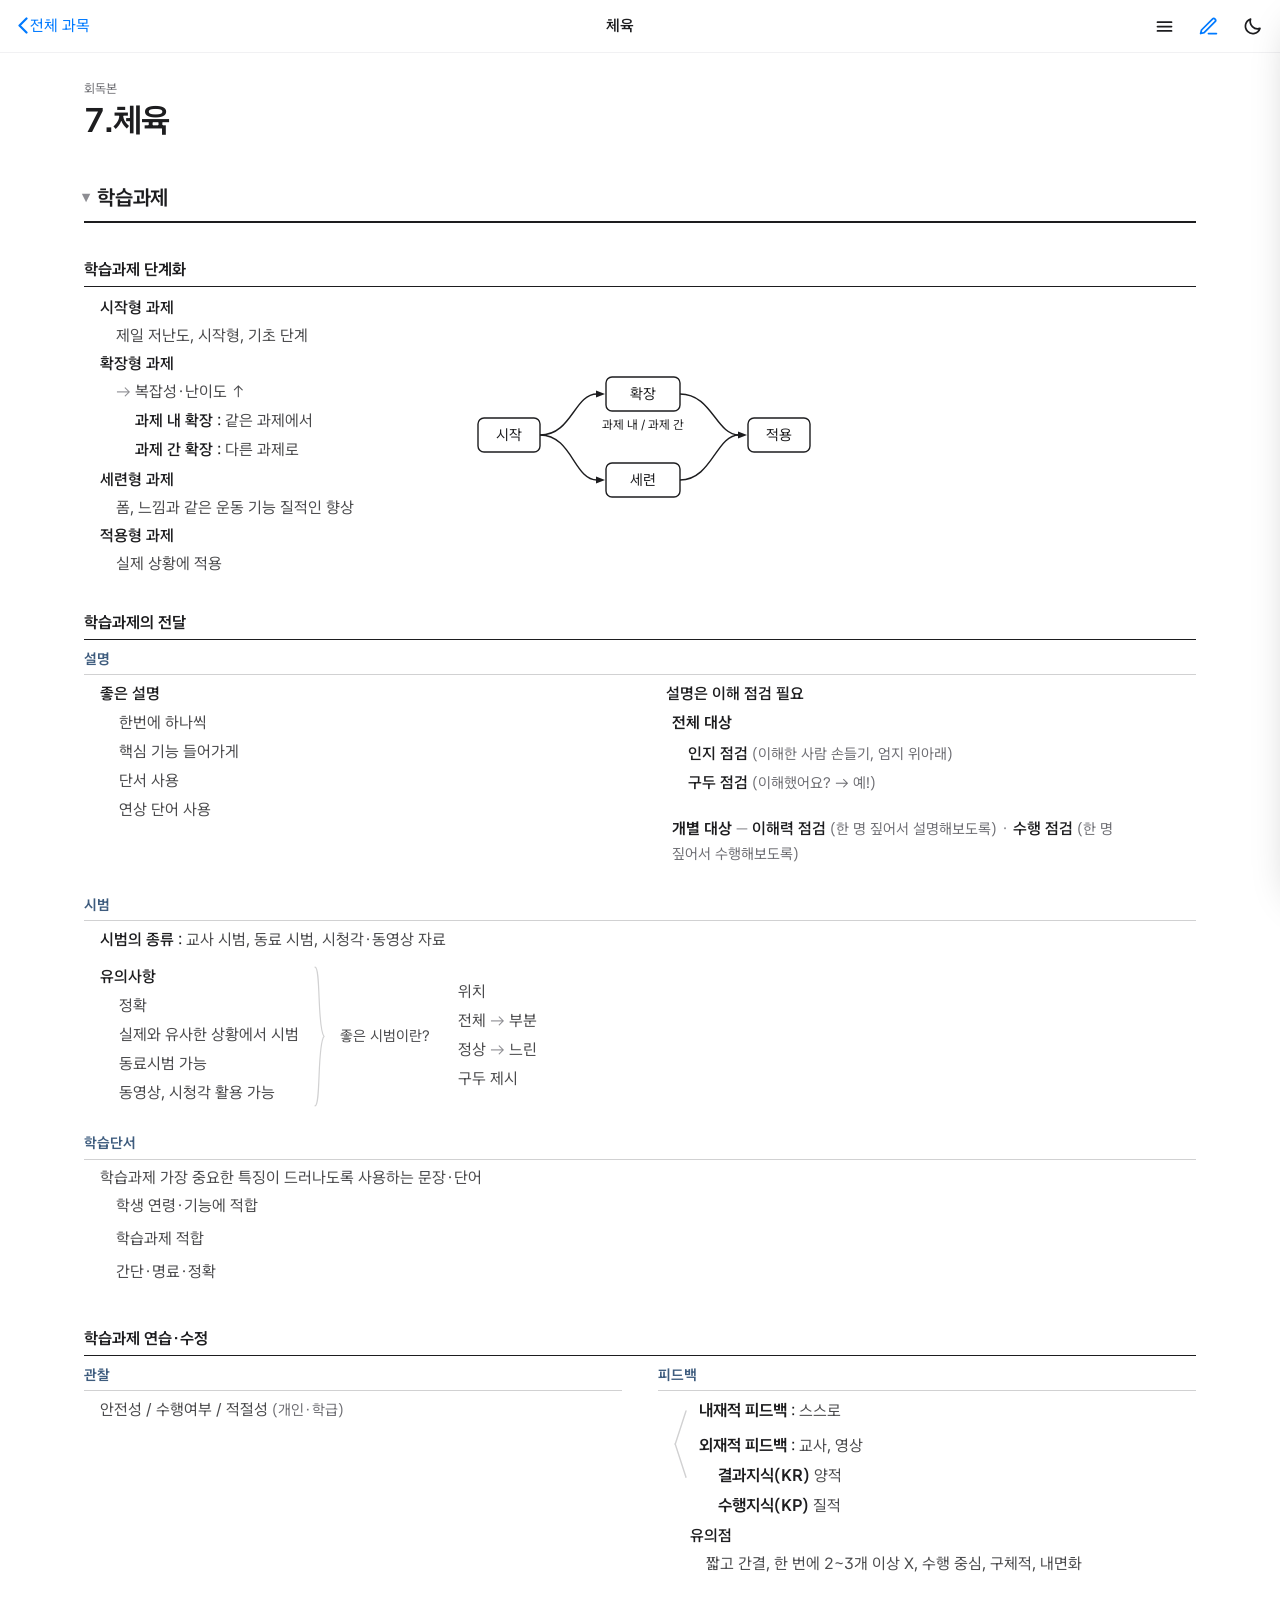
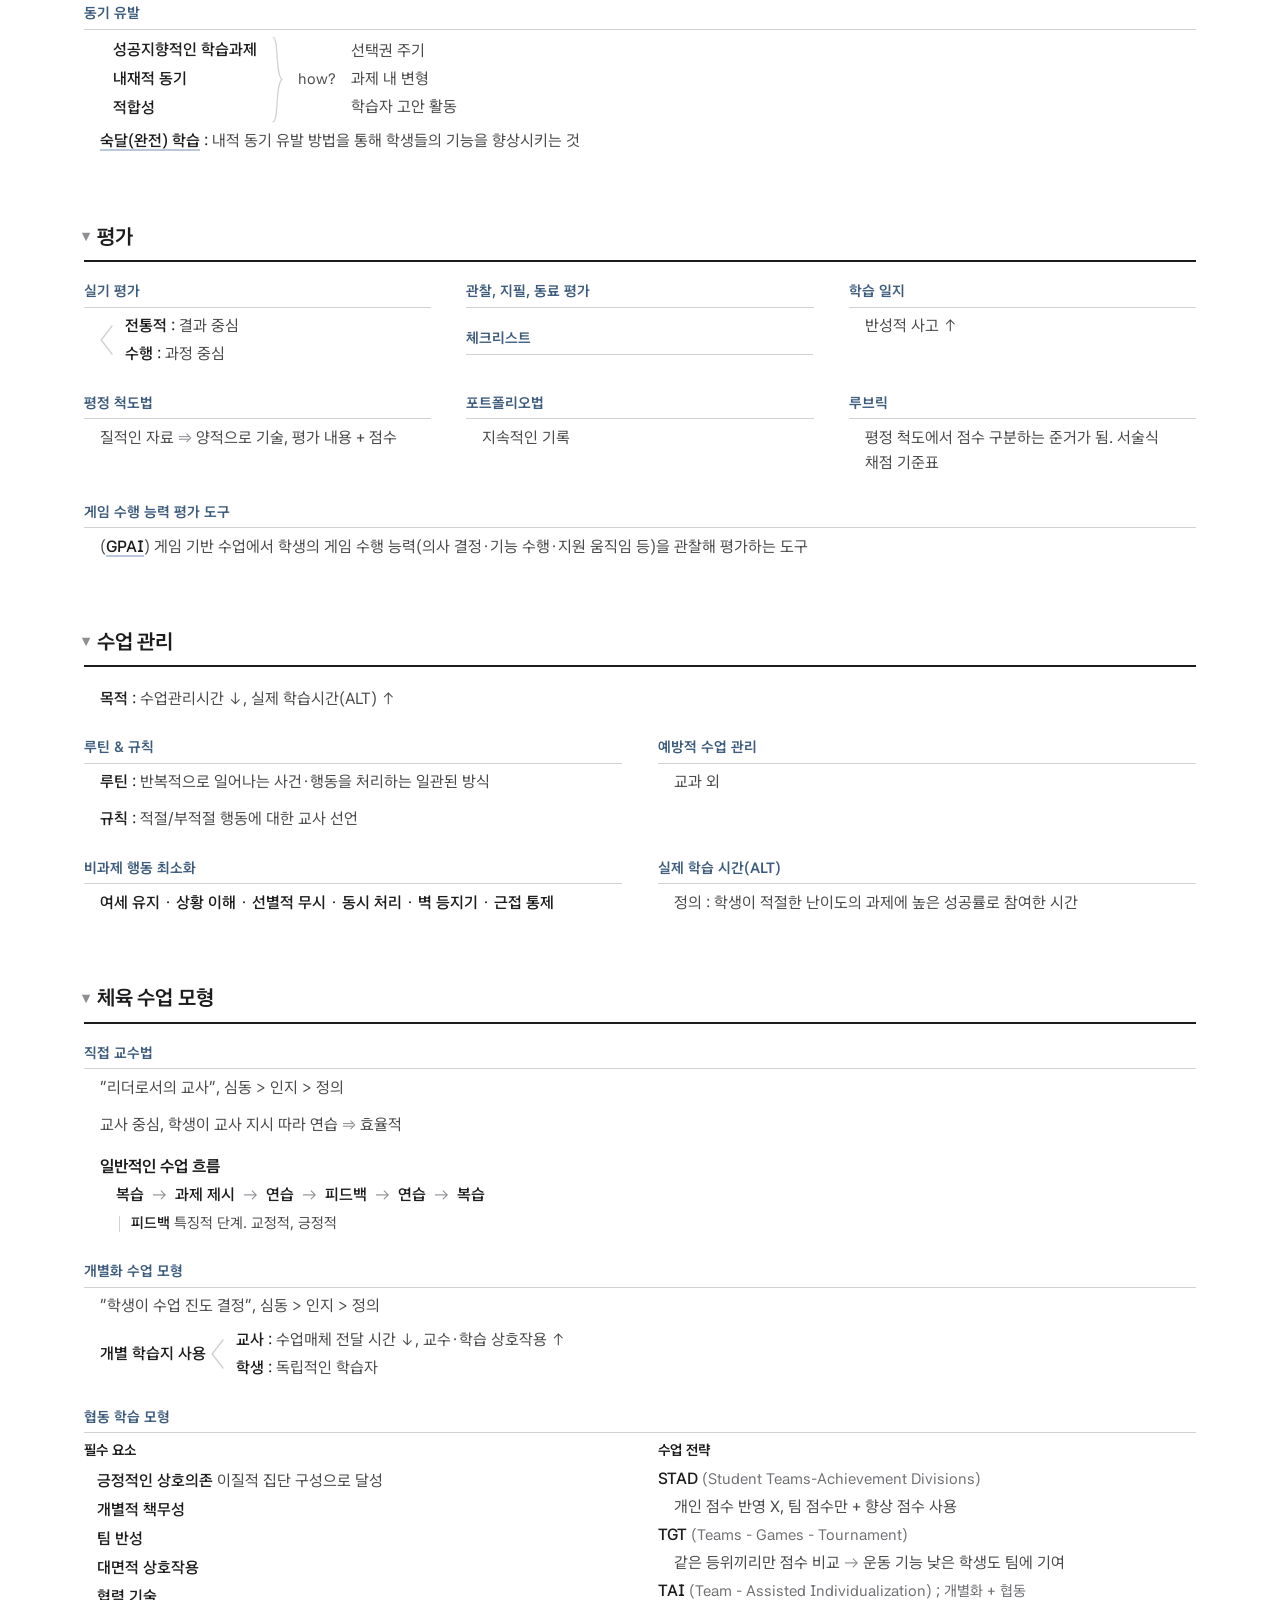
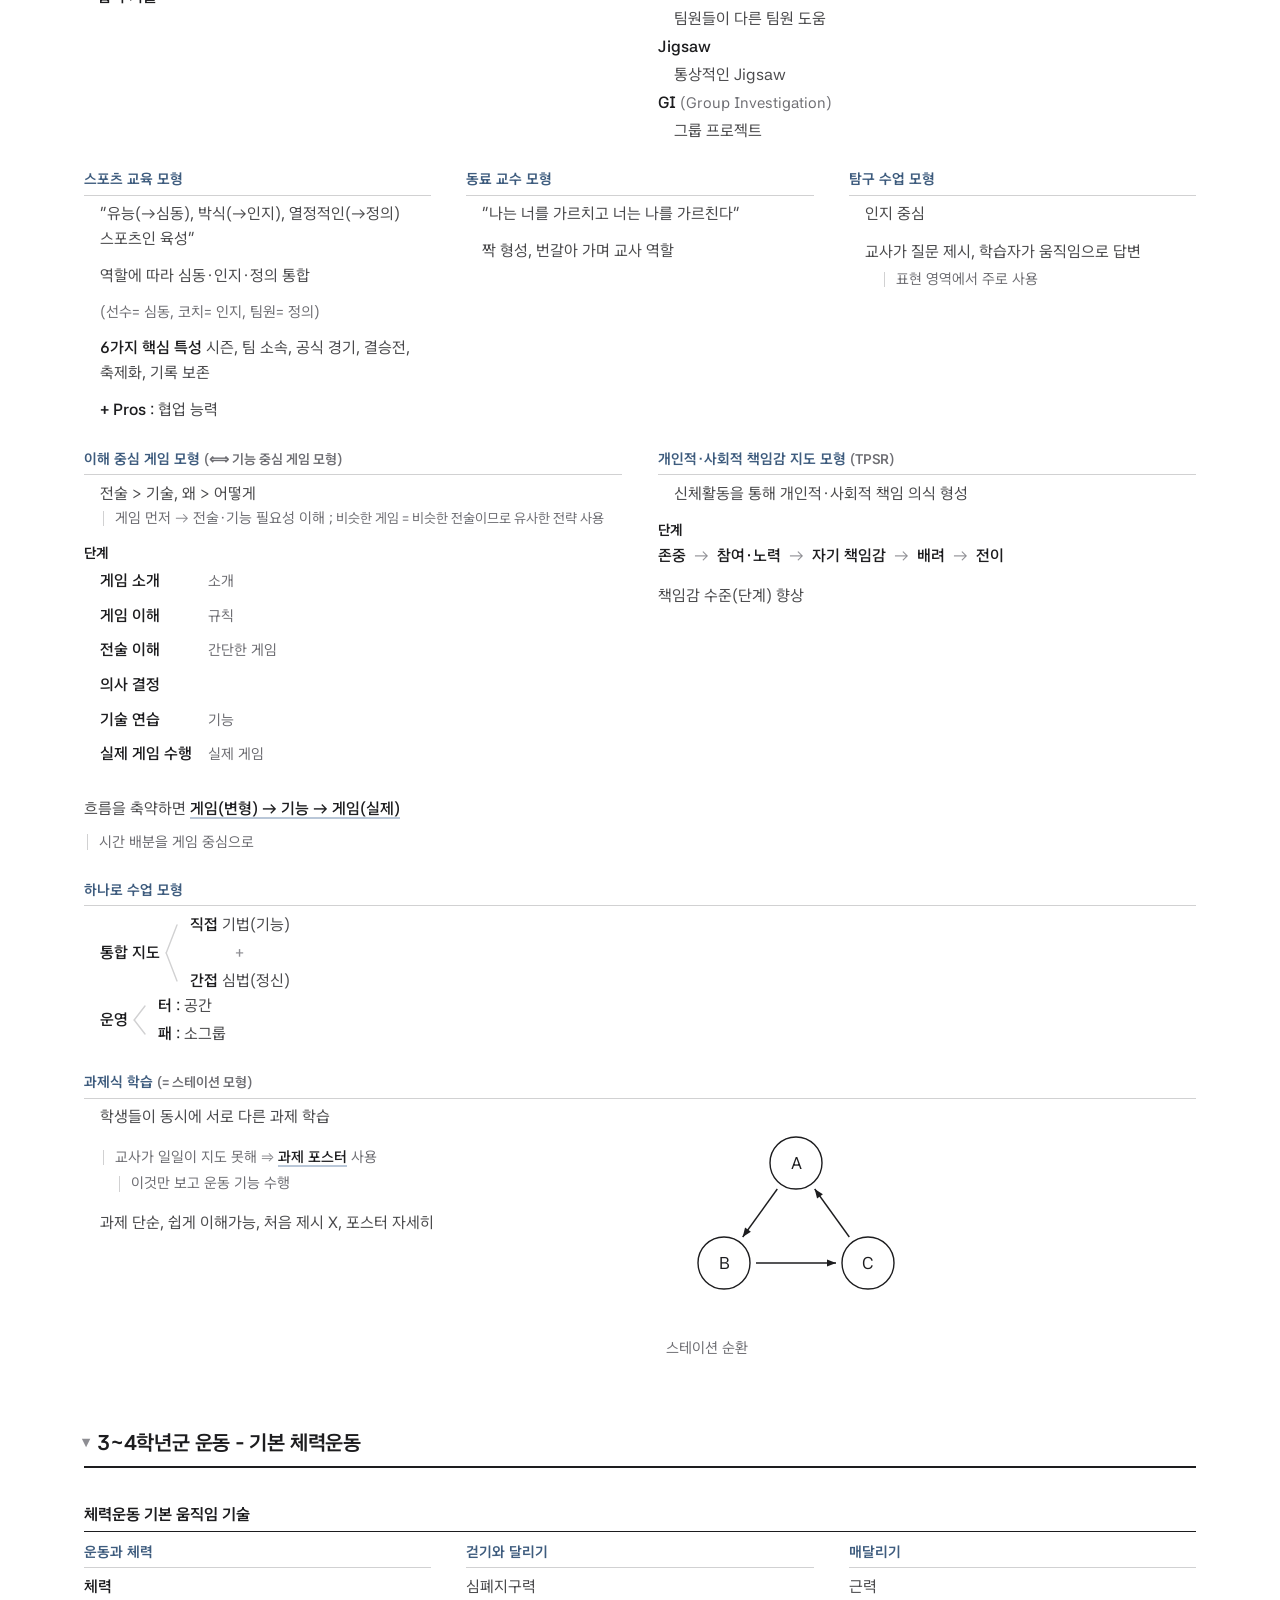
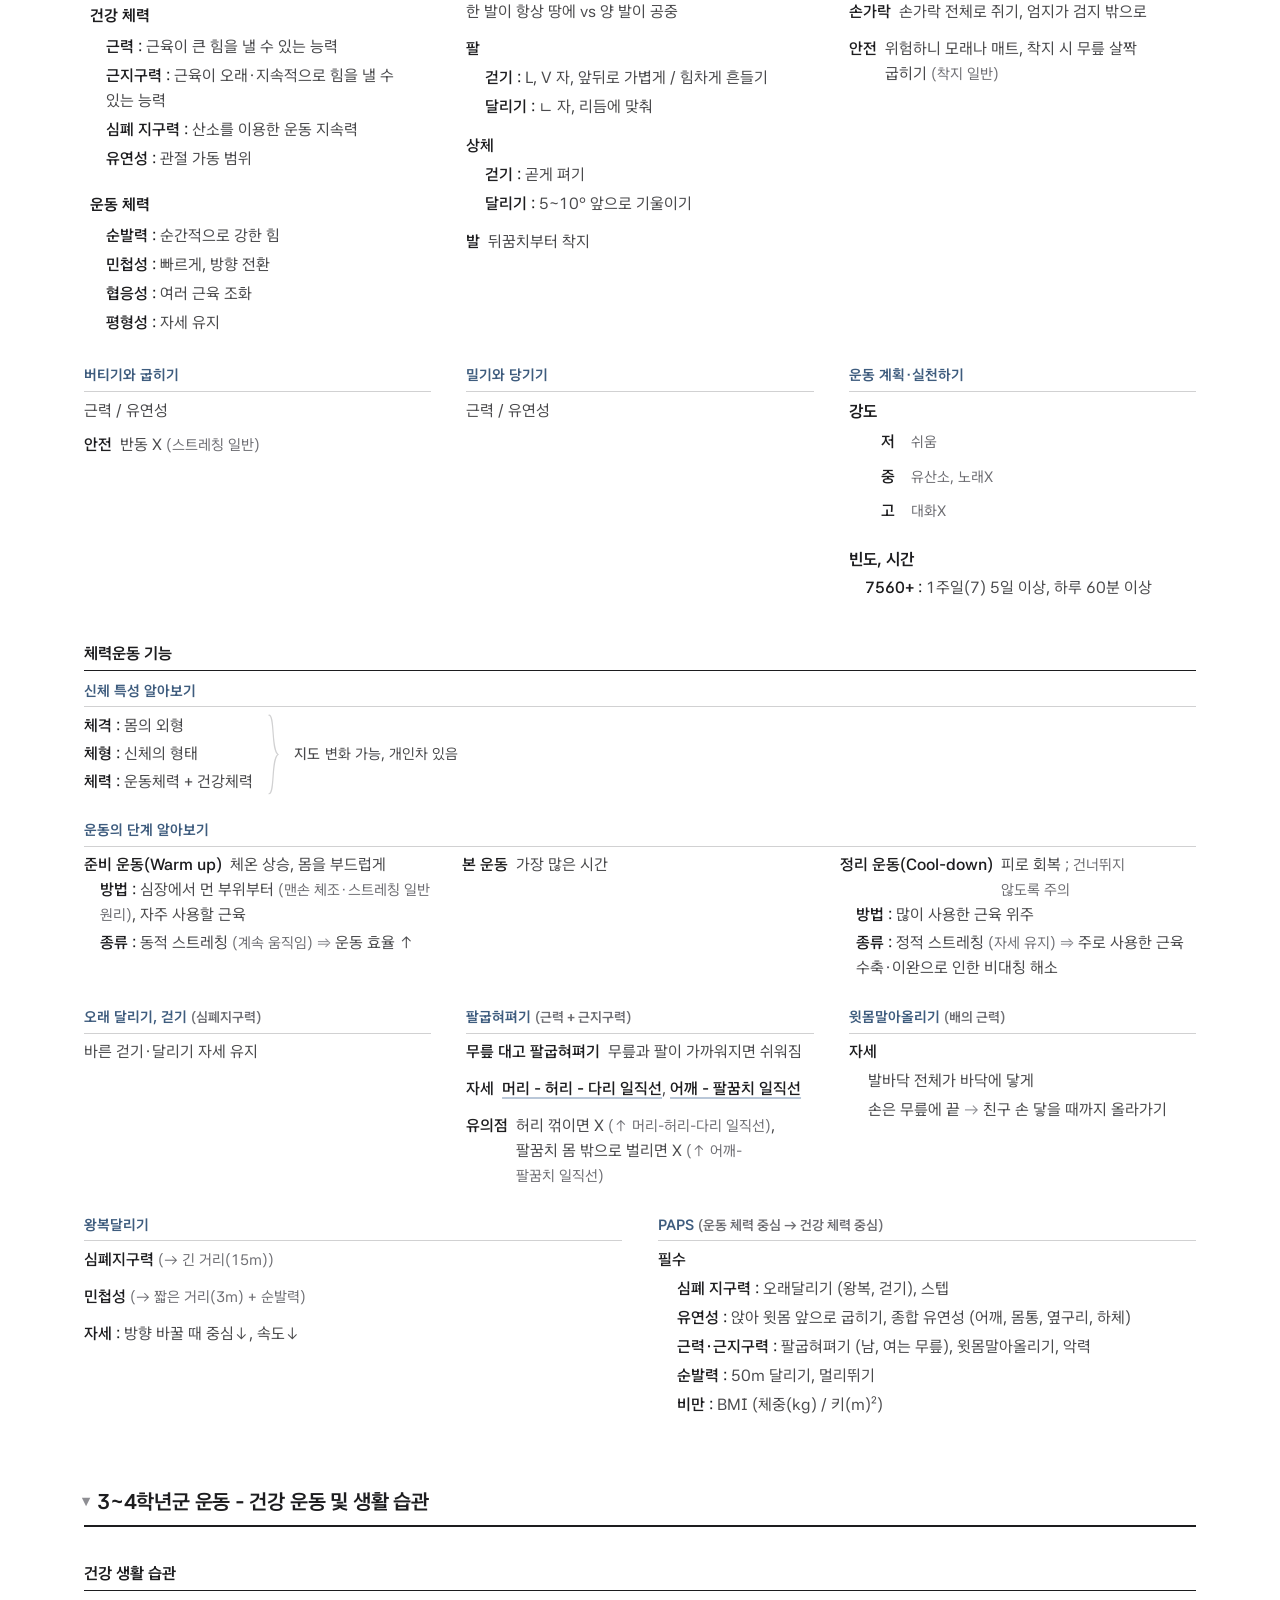
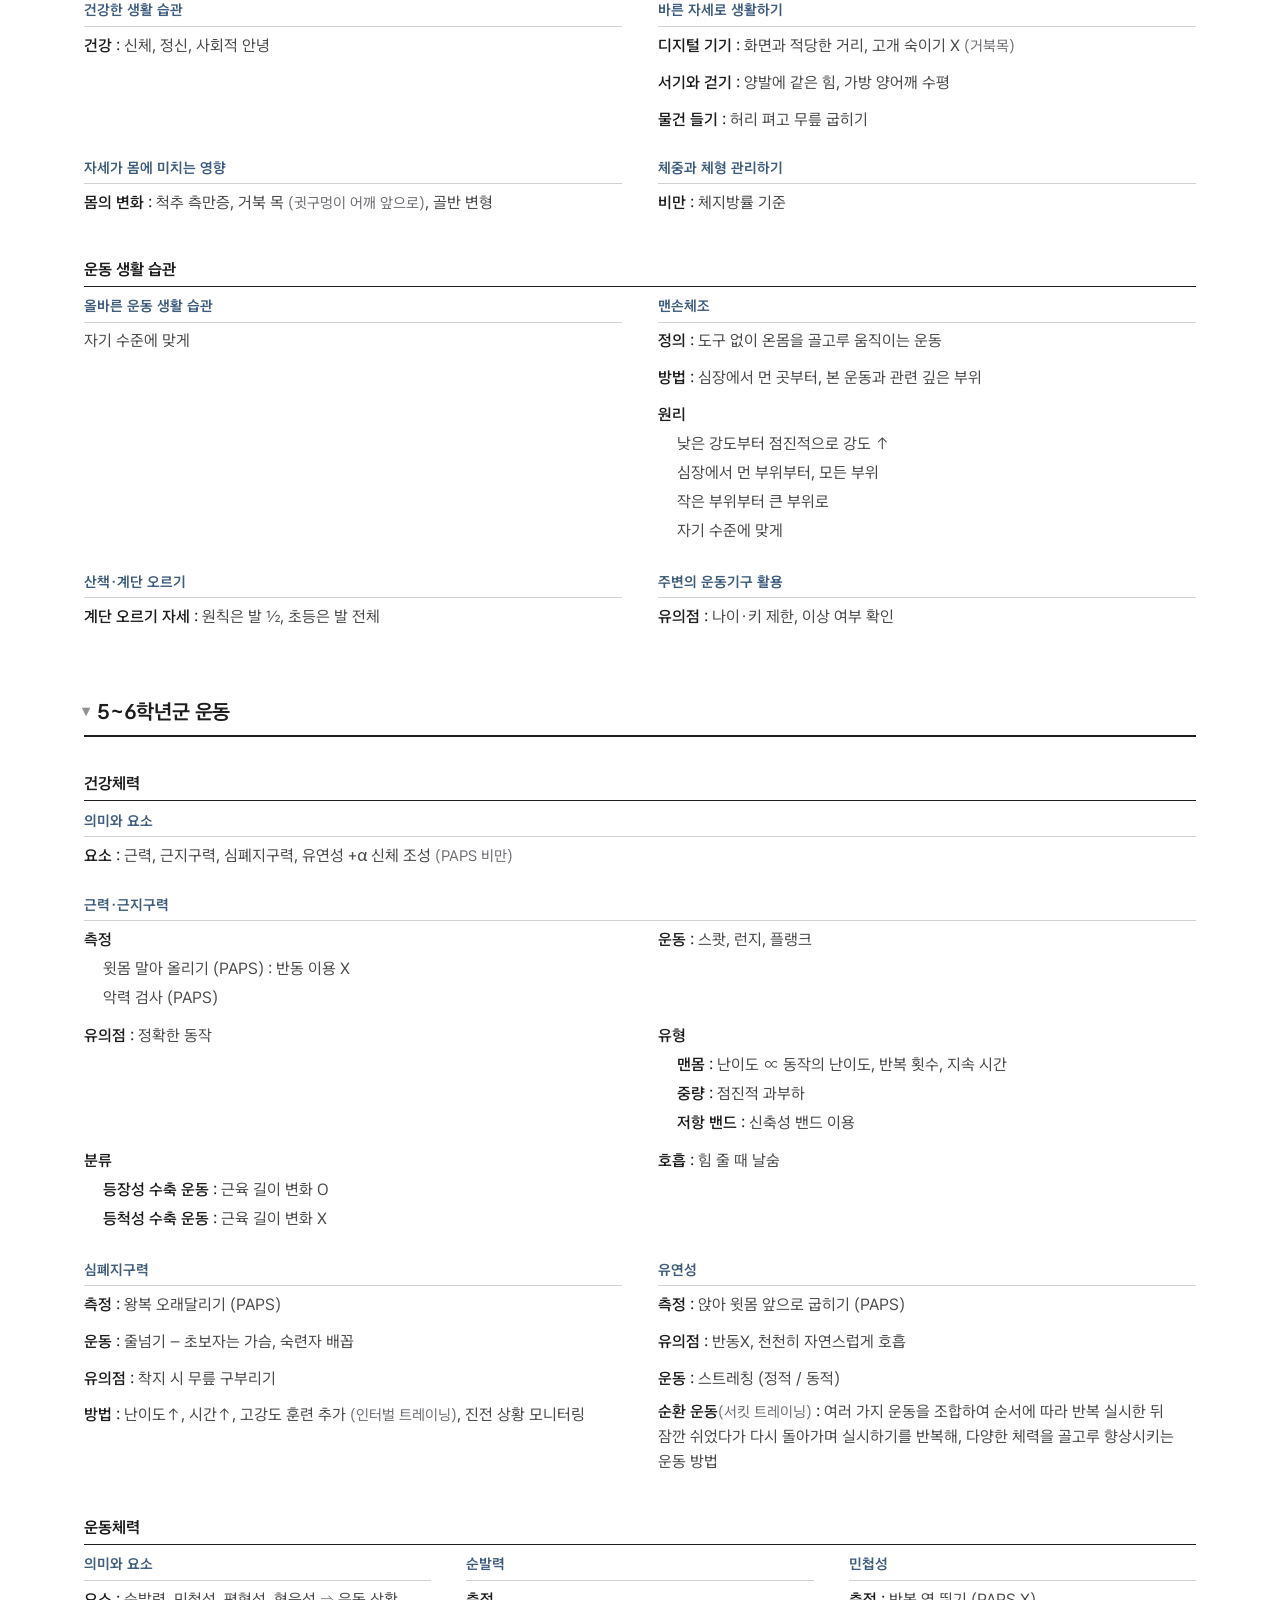
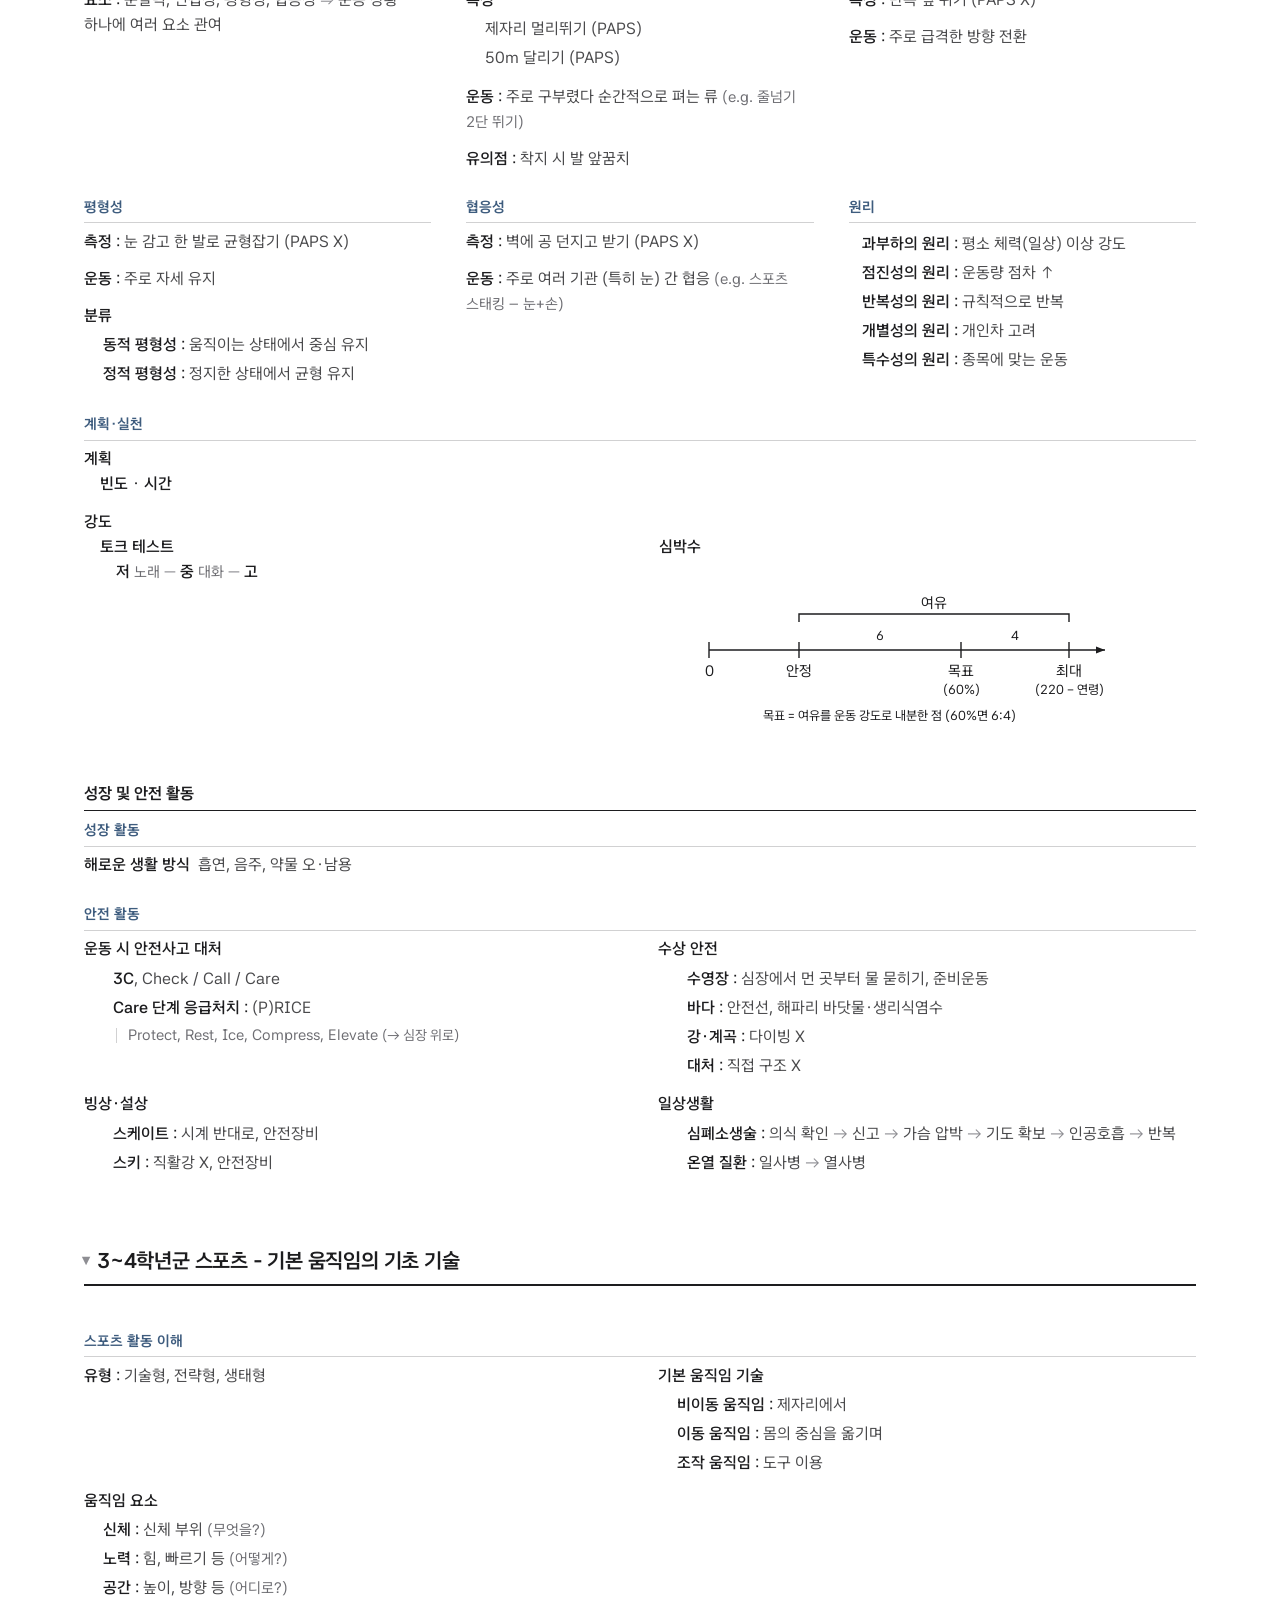
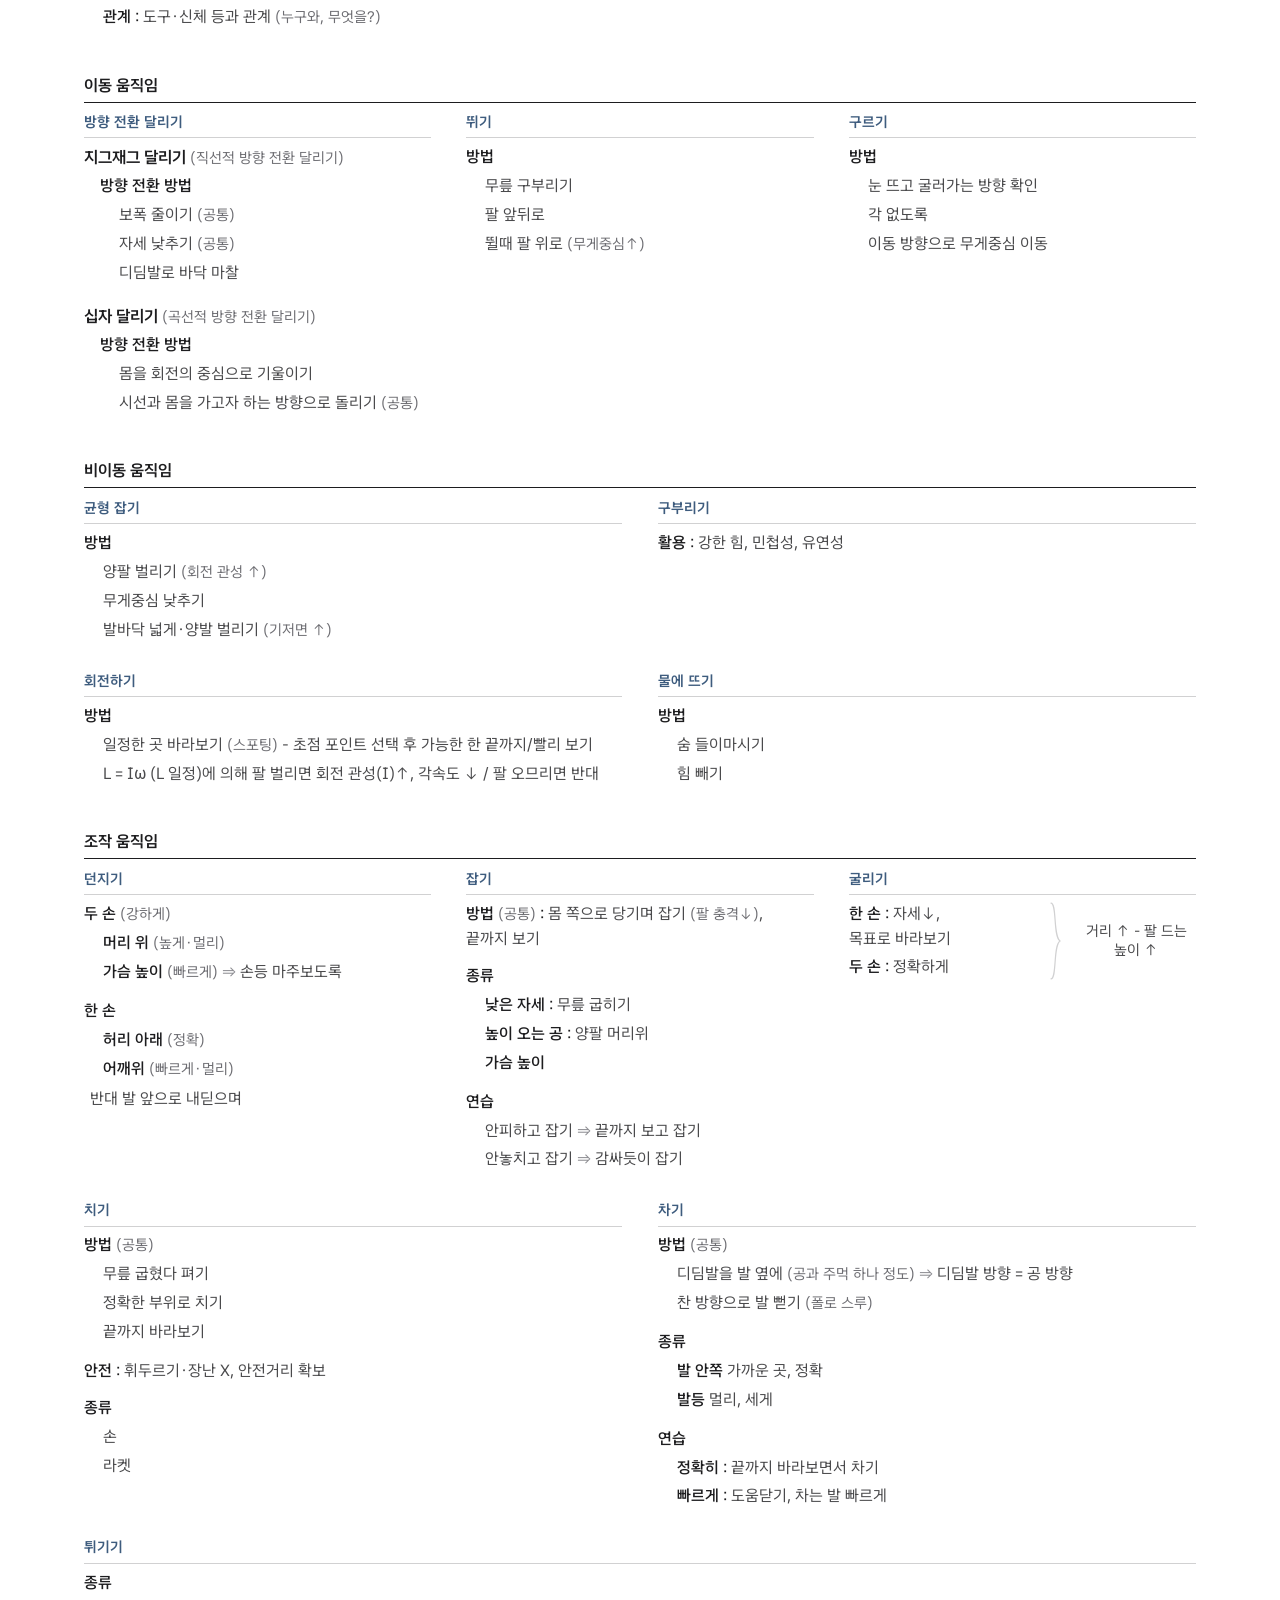
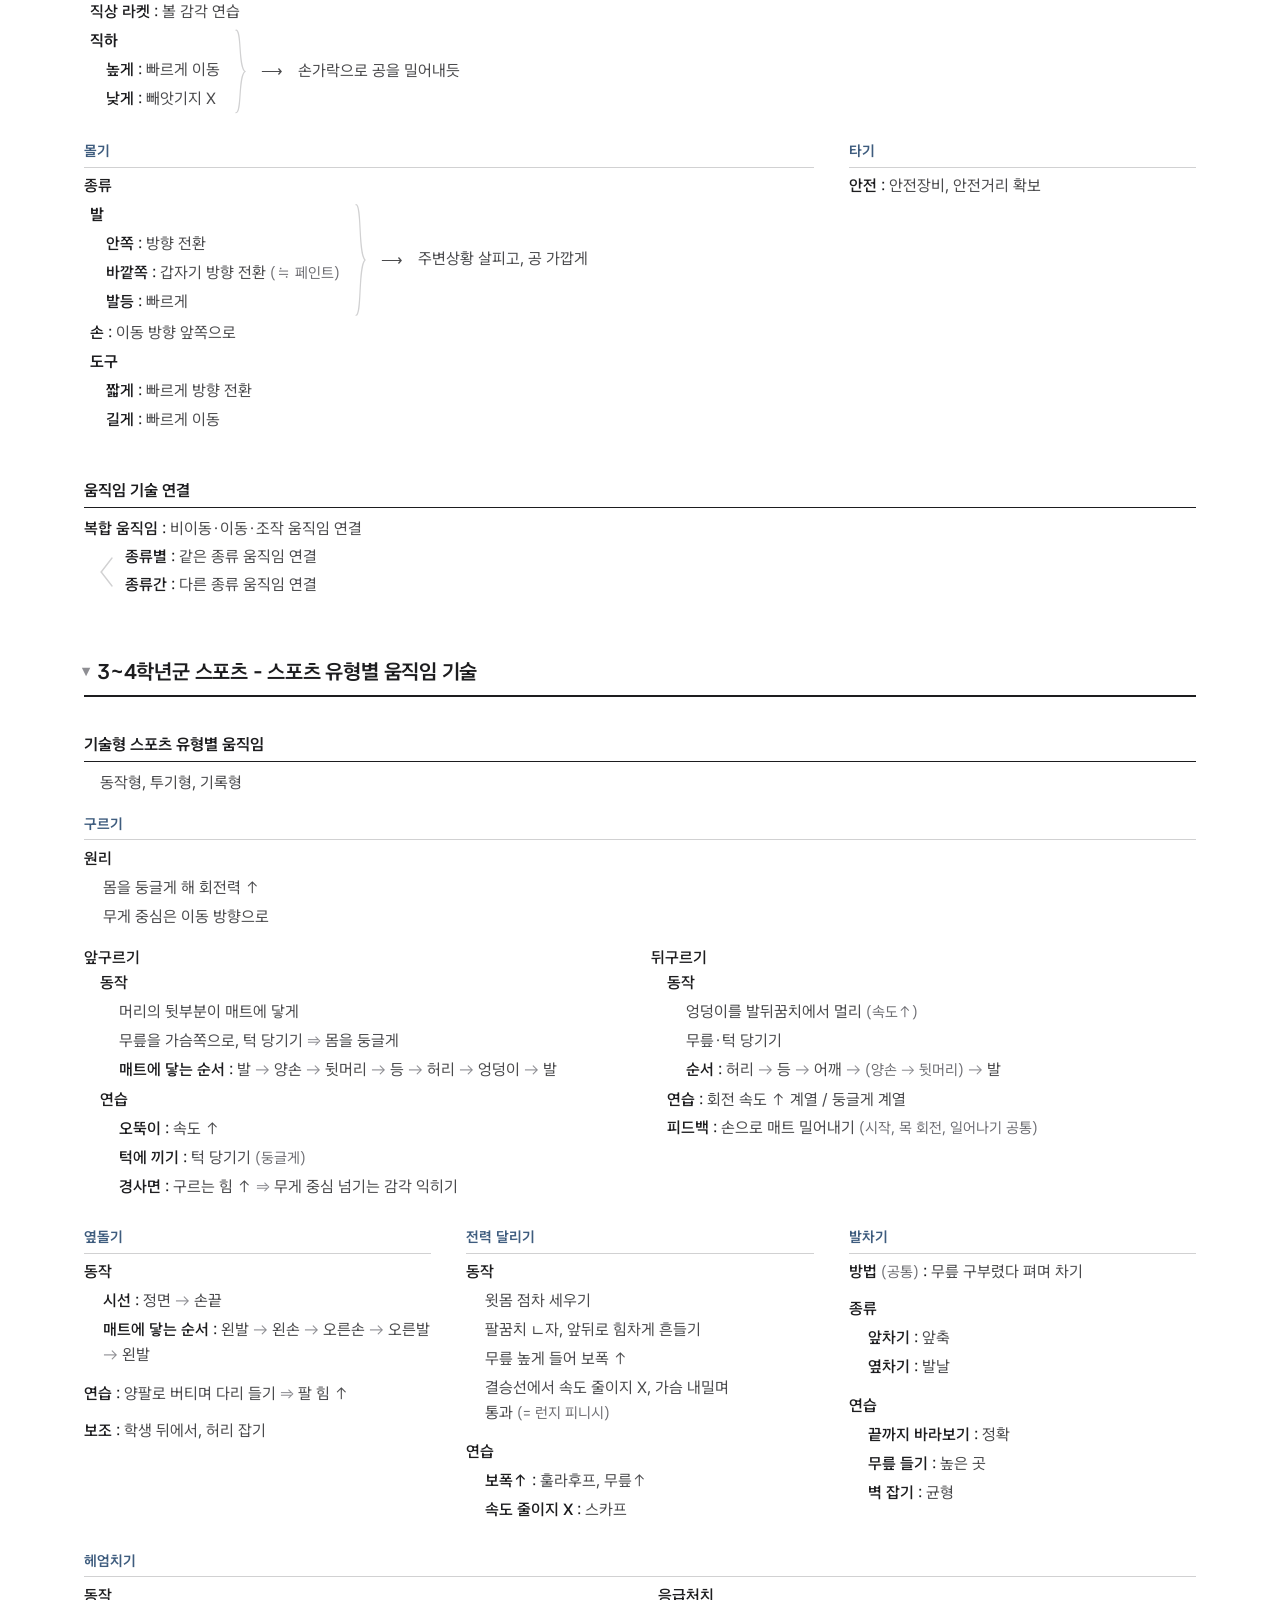
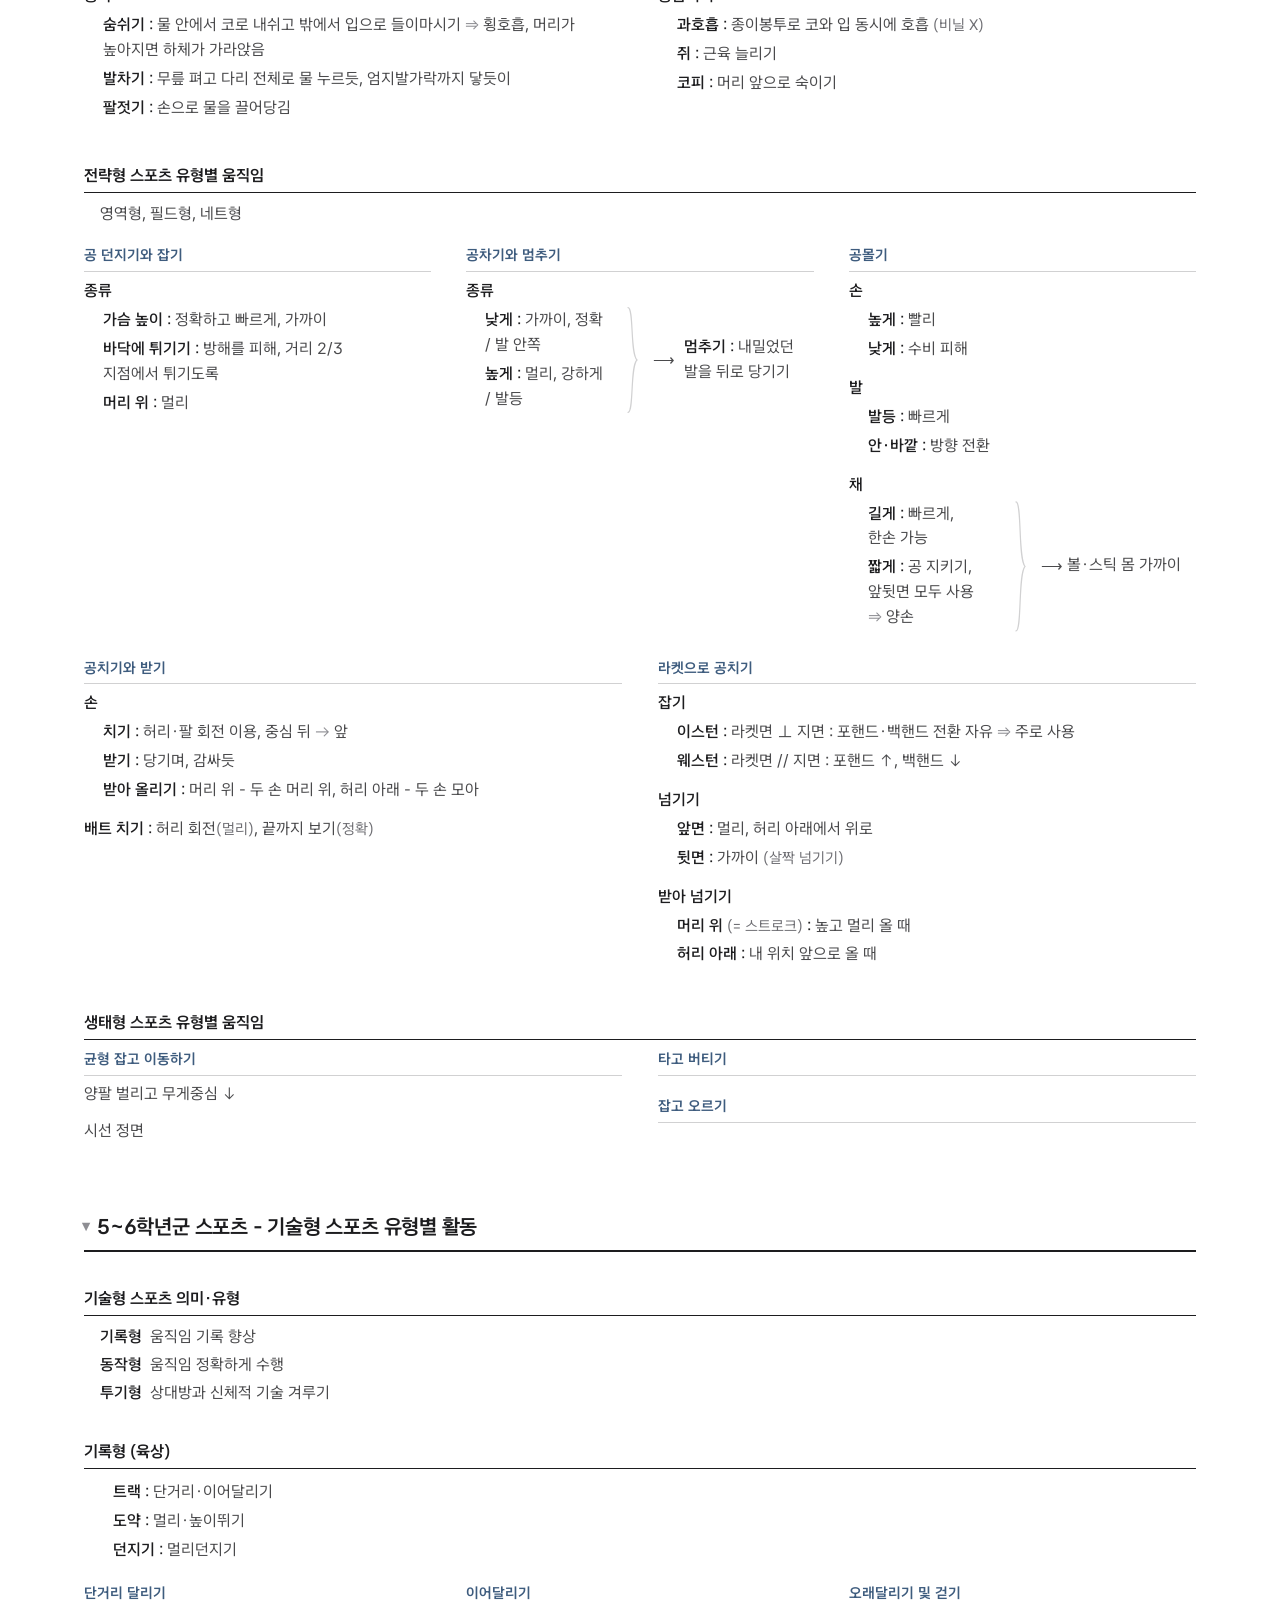
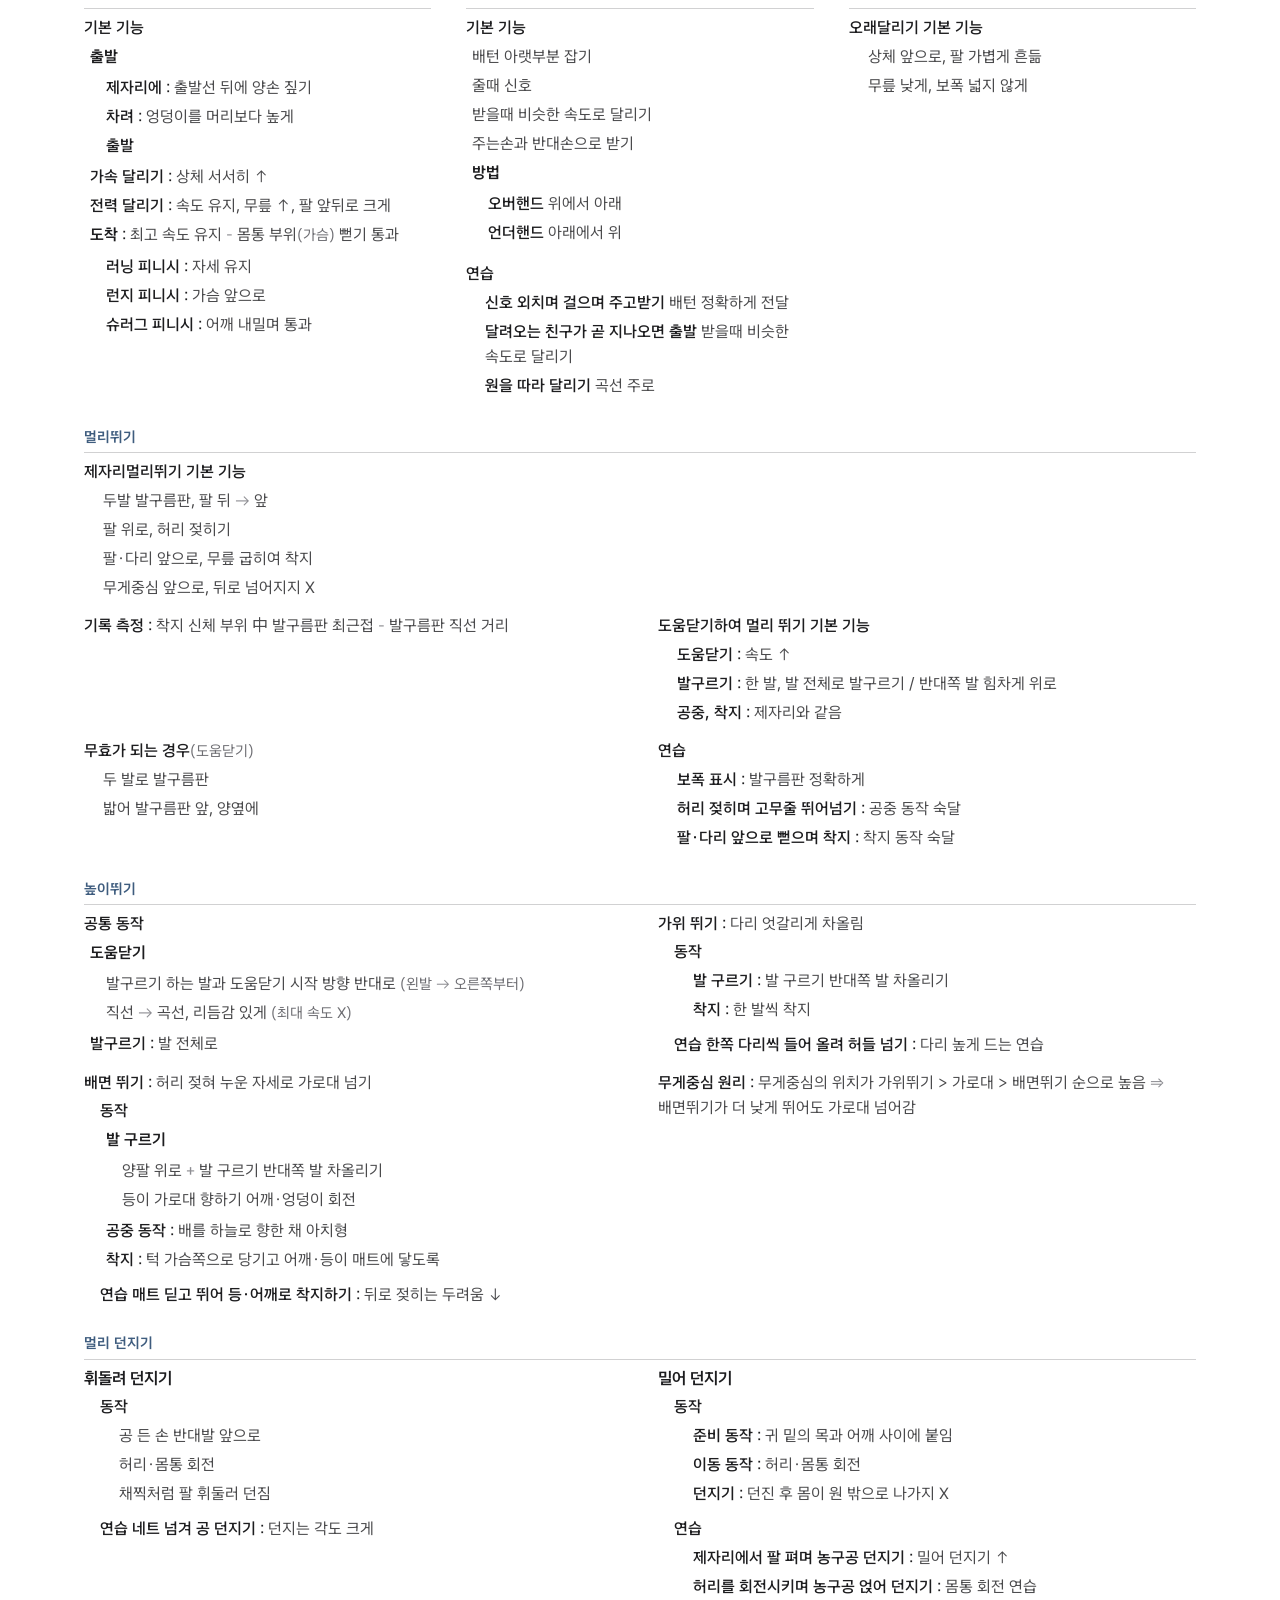
<file: 7.체육.html>
<!doctype html>
<meta charset="utf-8">
<meta name="viewport" content="width=device-width, initial-scale=1">
<title>체육 · 초등 임용 정리 노트</title><link rel="icon" href="icon.svg" type="image/svg+xml"><meta name="description" content="초등 임용 체육 정리 노트 — 과목 개념을 한 판에 정리"><meta property="og:type" content="website"><meta property="og:site_name" content="초등 임용 정리 노트"><meta property="og:title" content="체육 · 초등 임용 정리 노트"><meta property="og:description" content="초등 임용 체육 정리 노트 — 과목 개념을 한 판에 정리"><meta property="og:url" content="https://somnium1357.github.io/review-notes/7.%EC%B2%B4%EC%9C%A1.html">
<link rel="stylesheet" href="kit.css?v=151d3b7f">
<script>document.documentElement.classList.add("v2")</script>
<link rel="preconnect" href="https://fonts.googleapis.com"><link rel="preconnect" href="https://fonts.gstatic.com" crossorigin>
<link rel="stylesheet" href="https://fonts.googleapis.com/css2?family=42dot+Sans:wght@400;500;600;700&display=swap">
<script>window.PAN_ROLE={"학습과제_단계화": "머리줄", "학습과제의_전달": "머리줄", "1._설명": "칸", "2._시범": "칸", "3._학습단서": "칸", "학습과제_연습·수정": "머리줄", "1._관찰": "칸", "2._피드백": "칸", "3._동기_유발": "칸", "평가": "절", "1._실기_평가": "칸", "2._관찰,_지필,_동료_평가": "칸", "3._학습_일지": "칸", "4._체크리스트": "칸", "5._평정_척도법": "칸", "6._포트폴리오법": "칸", "7._루브릭": "칸", "8._게임_수행_능력_평가_도구": "칸", "수업_관리": "절", "1._루틴_&_규칙": "칸", "2._예방적_수업_관리": "칸", "3._비과제_행동_최소화": "칸", "체육_수업_모형": "절", "1._직접_교수법": "칸", "2._개별화_수업_모형": "칸", "3._협동_학습_모형": "칸", "1._필수_요소": "안", "2._수업_전략": "안", "4._스포츠_교육_모형": "칸", "5._동료_교수_모형": "칸", "7._탐구_수업_모형": "칸", "8._이해_중심_게임_모형_(⟺_기능_중심_게임_모형)": "칸", "단계": "안", "9._개인적·사회적_책임감_지도_모형_(TPSR)": "칸", "단계__2": "안", "10._하나로_수업_모형": "칸", "11._과제식_학습_(=_스테이션_모형)": "칸", "3~4학년군_운동_-_기본_체력운동": "절", "1._체력운동_기본_움직임_기술": "머리줄", "1)_운동과_체력": "칸", "2)_걷기와_달리기_⇒_심폐지구력": "칸", "3)_매달리기_⇒_근력": "칸", "4)_버티기와_굽히기_⇒_근력_/_유연성": "칸", "5)_밀기와_당기기_⇒_근력_/_유연성": "칸", "6)_운동_계획·실천하기": "칸", "2._체력운동_기능": "머리줄", "1)_신체_특성_알아보기": "칸", "2)_운동의_단계_알아보기": "칸", "3)_오래_달리기,_걷기_(심폐지구력)": "칸", "4)_팔굽혀펴기_(근력_+_근지구력)": "칸", "5)_윗몸말아올리기_(배의_근력)": "칸", "6)_왕복달리기": "칸", "7)_PAPS_(운동_체력_중심_→_건강_체력_중심)": "칸", "3~4학년군_운동_-_건강_운동_및_생활_습관": "절", "1._건강_생활_습관": "머리줄", "1)_건강한_생활_습관": "칸", "2)_바른_자세로_생활하기": "칸", "3)_자세가_몸에_미치는_영향": "칸", "4)_체중과_체형_관리하기": "칸", "2._운동_생활_습관": "머리줄", "1)_올바른_운동_생활_습관": "칸", "2)_맨손체조": "칸", "3)_산책·계단_오르기": "칸", "4)_주변의_운동기구_활용": "칸", "5~6학년군_운동": "절", "1._건강체력": "머리줄", "1)_의미와_요소": "칸", "2)_근력·근지구력": "칸", "3)_심폐지구력": "칸", "4)_유연성": "칸", "2._운동체력": "머리줄", "1)_의미와_요소__2": "칸", "2)_순발력": "칸", "3)_민첩성": "칸", "4)_평형성": "칸", "5)_협응성": "칸", "6)_원리": "칸", "7)_계획·실천": "칸", "3._성장_및_안전_활동": "머리줄", "1)_성장_활동": "칸", "2)_안전_활동": "칸", "3~4학년군_스포츠_-_기본_움직임의_기초_기술": "절", "1._기본_움직임의_기초_기술": "숨김", "1)_스포츠_활동_이해": "칸", "2._이동_움직임": "머리줄", "1)_방향_전환_달리기": "칸", "2)_뛰기": "칸", "3)_구르기": "칸", "3._비이동_움직임": "머리줄", "1)_균형_잡기": "칸", "2)_구부리기": "칸", "3)_회전하기": "칸", "4)_물에_뜨기": "칸", "4._조작_움직임": "머리줄", "1)_던지기": "칸", "2)_잡기": "칸", "4)_굴리기": "칸", "5)_치기": "칸", "6)_차기": "칸", "7)_튀기기": "칸", "8)_몰기": "칸", "9)_타기": "칸", "10)_움직임_기술_연결": "머리줄", "3~4학년군_스포츠_-_스포츠_유형별_움직임_기술": "절", "1._기술형_스포츠_유형별_움직임": "머리줄", "1)_구르기": "칸", "2)_옆돌기": "칸", "3)_전력_달리기": "칸", "4)_발차기": "칸", "6)_헤엄치기": "칸", "2._전략형_스포츠_유형별_움직임": "머리줄", "1)_공_던지기와_잡기": "칸", "2)_공차기와_멈추기": "칸", "3)_공몰기": "칸", "4)_공치기와_받기": "칸", "5)_라켓으로_공치기": "칸", "3._생태형_스포츠_유형별_움직임": "머리줄", "1)_균형_잡고_이동하기": "칸", "2)_타고_버티기": "칸", "3)_잡고_오르기": "칸", "5~6학년군_스포츠_-_기술형_스포츠_유형별_활동": "절", "1._기술형_스포츠_의미·유형": "머리줄", "2._기록형_(육상)": "머리줄", "1)_단거리_달리기": "칸", "2)_이어달리기": "칸", "3)_오래달리기_및_걷기": "칸", "4)_멀리뛰기": "칸", "5)_높이뛰기": "칸", "6)_멀리_던지기": "칸", "3._기록형_(경영)": "머리줄", "1)_자유형_(≒_헤엄치기)": "칸", "2)_평영": "칸", "3)_배영": "칸", "4._기록형_(빙상)": "머리줄", "1)_스케이팅": "칸", "5._기록형_(표적)": "머리줄", "1)_플로어_컬링": "칸", "2)_볼링": "칸", "3)_다트": "칸", "6._동작형_(매트)": "머리줄", "1)_다리_벌려_구르기_(≒_구르기)": "칸", "7._동작형_(뜀틀)": "머리줄", "1)_다리_벌려_뜀틀_뛰어넘기": "칸", "2)_뜀틀_위에서_앞구르기": "칸", "8._동작형_(평균대)": "머리줄", "1)_이동_동작": "칸", "2)_연습": "칸", "9._투기형_(태권도)": "머리줄", "1)_기본_기술": "칸", "2)_품새": "칸", "3)_약속_겨루기": "칸", "4)_태권도_겨루기": "칸", "10._투기형_(씨름)": "머리줄", "1)_기본_기술__2": "칸", "2)_경기_순서": "칸", "3)_연습_활동": "칸", "5~6학년군_스포츠_-_전략형_스포츠_유형별_활동": "절", "1._전략형_스포츠_유형": "머리줄", "1)_영역형_스포츠": "머리줄", "2)_필드형_스포츠": "머리줄", "3)_네트형_스포츠": "머리줄", "4)_공통_전략": "안", "2._축구형_게임_-_영역형": "칸", "1)_기본_기능": "안", "3._농구형_게임_-_영역형": "칸", "1)_기본_기능__2": "안", "2)_전략": "안", "4._하키형_게임_-_영역형": "칸", "1)_채_잡기": "안", "2)_기본_기능": "안", "5._럭비형_게임_-_영역형": "칸", "1)_특징": "안", "6._핸드볼형_게임_-_영역형": "칸", "1)_기본_기능__3": "안", "2)_추크볼_게임": "안", "5~6학년군_스포츠_-_야구형_게임_-_필드형": "칸", "발야구형_게임": "안", "주먹_야구형_게임": "안", "티볼형_게임": "안", "5~6학년군_스포츠_-_배구형_게임_-_네트형": "칸", "5~6학년군_스포츠_-_배드민턴형_게임_-_네트형": "칸", "5~6학년군_스포츠_-_족구형_게임_-_네트형": "칸", "5~6학년군_스포츠_-_탁구형_게임_-_네트형": "칸", "5~6학년군_스포츠_-_생태형_스포츠_유형": "절", "5~6학년군_스포츠_-_플라잉_디스크_-_생활환경형": "칸", "5~6학년군_스포츠_-_자전거_타기_-_생활환경형": "칸", "5~6학년군_스포츠_-_인라인_스케이팅_-_생활환경형": "칸", "5~6학년군_스포츠_-_스포츠클라이밍_-_생활환경형": "칸", "5~6학년군_스포츠_-_골프_-_생활환경형": "칸", "5~6학년군_스포츠_-_오리엔티어링_-_자연환경형": "칸", "5~6학년군_스포츠_-_등산_활동_-_자연환경형": "칸", "5~6학년군_스포츠_-_캠핑_활동_-_자연환경형": "칸", "5~6학년군_스포츠_-_수상_활동_-_래프팅_-_자연환경형": "칸", "5~6학년군_스포츠_-_설상_활동_-_스키_-_자연환경형": "칸", "5~6학년군_스포츠_-_승마_활동_-_자연환경형": "칸", "3~4학년군_표현_-_표현_활동_이해하기": "칸", "3~4학년군_표현_-_기본_움직임의_기초_표현": "칸", "이동_움직임_표현": "안", "비이동_움직임_표현": "안", "조작_움직임_표현": "안", "3~4학년군_표현_-_기본_움직임의_표현_방법": "칸", "모방_표현": "안", "추상_표현": "안", "리듬_표현": "안", "도구_표현": "안", "5~6학년군_표현_-_표현_활동의_유형": "칸", "5~6학년군_표현_-_스포츠_표현_활동": "칸", "창작체조_활동": "안", "음악줄넘기_활동": "안", "5~6학년군_표현_-_전통_표현_활동": "칸", "외국의_민속무용_활동": "안", "5~6학년군_표현_-_현대_표현_활동": "칸", "스트리트댄스_활동": "안", "라인댄스_활동": "안", "2022_개정_교육과정_-_교육과정_설계의_개요": "절", "신체활동_역량": "머리줄", "움직임_수행_역량": "칸", "건강_관리_역량": "칸", "신체활동_문화_향유_역량": "칸", "대영역과_중영역": "머리줄", "운동_영역": "칸", "스포츠_영역": "칸", "표현_영역": "칸", "2022_개정_교육과정_-_성격_및_목표": "절", "목표": "머리줄", "2022_개정_교육과정_-_내용_체계": "절", "핵심_아이디어_—_영역_매칭": "칸", "핵심_아이디어의_축_(운동_—_손글씨_라벨)": "칸", "가치·태도_내용_요소": "머리줄", "운동_—_가치·태도_3~4학년군": "칸", "운동_—_가치·태도_5~6학년군": "칸", "스포츠_—_가치·태도_3~4학년군": "칸", "스포츠_—_가치·태도_5~6학년군": "칸", "표현_—_가치·태도_3~4학년군": "칸", "표현_—_가치·태도_5~6학년군": "칸", "2022_개정_교육과정_-_신체활동_예시": "절", "초등학교_3~4학년군의_신체활동_예시": "숨김", "운동_세부_영역_(3~4학년군)": "머리줄", "기본_체력운동__2": "칸", "건강_운동_및_생활_습관__2": "칸", "스포츠_세부_영역_(3~4학년군)": "머리줄", "기본_움직임의_기초_기술__2": "칸", "스포츠_유형별_움직임_기술__2": "칸", "표현_세부_영역_(3~4학년군)": "머리줄", "기본_움직임의_기초_표현__2": "칸", "기본_움직임의_표현_방법__2": "칸", "초등학교_5~6학년군의_신체활동_예시": "숨김", "운동_세부_영역_(5~6학년군)": "머리줄", "건강_체력_및_운동_체력": "칸", "성장_및_안전_활동__2": "칸", "스포츠_세부_영역_(5~6학년군)": "머리줄", "기술형_스포츠_유형별_활동__2": "칸", "전략형_스포츠_유형별_활동__2": "칸", "생태형_스포츠_유형별_활동": "칸", "표현_세부_영역_(5~6학년군)": "머리줄", "2022_개정_교육과정_-_성취기준_적용_시_고려_사항": "절", "운동_3~4학년군_평가": "칸", "스포츠_3~4학년군_평가": "칸", "표현_3~4학년군_평가": "칸", "운동_5~6학년군_평가": "칸", "스포츠_5~6학년군_평가": "칸", "표현_5~6학년군_평가": "칸", "2022_개정_교육과정_-_교수·학습_및_평가": "절", "교수·학습": "머리줄", "교수·학습의_방향": "칸", "교수·학습_방법": "칸", "평가__2": "머리줄", "평가의_방향": "칸", "평가_방법": "칸", "수업_관리_-_실제_학습_시간(ALT)": "칸", "학습과제": "절"}</script>

<style>

.wrap{width:min(100%,1160px);max-width:none;margin:0 auto;padding:76px clamp(16px,2.5vw,24px) 90px;}
p.note,p.sub{max-width:46em;}

.pg{margin:0;}
.foot{margin-top:40px;padding-top:18px;font-size:13px;}
.foot a{color:var(--sec);}
</style>
<div class="layout">
<aside class="sidebar"><div class="toc-view"><div class="tochead"><a class="toc-switch" href="index.html">← 목록</a><b>7.체육</b></div><details class="tgrp" open><summary><a class="gh" href="#학습과제">학습과제</a></summary><nav class="tnav"><a href="#학습과제_단계화">학습과제 단계화</a><a href="#학습과제의_전달">학습과제의 전달</a><a href="#학습과제_연습·수정">학습과제 연습·수정</a></nav></details><div class="tgrp one"><a class="gh" href="#평가">평가</a></div><details class="tgrp" open><summary><a class="gh" href="#수업_관리">수업 관리</a></summary><nav class="tnav"><a href="#루틴_&amp;amp;_규칙">루틴 &amp; 규칙</a><a href="#예방적_수업_관리">예방적 수업 관리</a><a href="#비과제_행동_최소화">비과제 행동 최소화</a><a href="#수업_관리_-_실제_학습_시간(ALT)">실제 학습 시간(ALT)</a></nav></details><details class="tgrp" open><summary><a class="gh" href="#체육_수업_모형">체육 수업 모형</a></summary><nav class="tnav"><a href="#직접_교수법">직접 교수법</a><a href="#개별화_수업_모형">개별화 수업 모형</a><a href="#협동_학습_모형">협동 학습 모형</a><a href="#스포츠_교육_모형">스포츠 교육 모형</a><a href="#동료_교수_모형">동료 교수 모형</a><a href="#탐구_수업_모형">탐구 수업 모형</a><a href="#이해_중심_게임_모형">이해 중심 게임 모형</a><a href="#개인적·사회적_책임감_지도_모형_(TPSR)">개인적·사회적 책임감 지도 모형 (TPSR)</a><a href="#하나로_수업_모형">하나로 수업 모형</a><a href="#과제식_학습_(=_스테이션_모형)">과제식 학습 (= 스테이션 모형)</a></nav></details><details class="tgrp" open><summary><a class="gh" href="#3~4학년군_운동">3~4학년군 운동</a></summary><nav class="tnav"><a href="#3~4학년군_운동_-_기본_체력운동">기본 체력운동</a><a href="#3~4학년군_운동_-_건강_운동_및_생활_습관">건강 운동 및 생활 습관</a></nav></details><details class="tgrp" open><summary><a class="gh" href="#5~6학년군_운동">5~6학년군 운동</a></summary><nav class="tnav"><a href="#5~6학년군_운동_-_건강_체력">건강 체력</a><a href="#5~6학년군_운동_-_운동_체력">운동 체력</a><a href="#성장_및_안전_활동">성장 및 안전 활동</a></nav></details><details class="tgrp" open><summary><a class="gh" href="#3~4학년군_스포츠">3~4학년군 스포츠</a></summary><nav class="tnav"><a href="#3~4학년군_스포츠_-_기본_움직임의_기초_기술">기본 움직임의 기초 기술</a><a href="#이동_움직임">이동 움직임</a><a href="#비이동_움직임">비이동 움직임</a><a href="#조작_움직임">조작 움직임</a><a href="#움직임_기술_연결">움직임 기술 연결</a><a href="#기술형_스포츠_유형별_움직임">기술형 스포츠 유형별 움직임</a><a href="#전략형_스포츠_유형별_움직임">전략형 스포츠 유형별 움직임</a><a href="#생태형_스포츠_유형별_움직임">생태형 스포츠 유형별 움직임</a></nav></details><details class="tgrp" open><summary><a class="gh" href="#5~6학년군_스포츠">5~6학년군 스포츠</a></summary><nav class="tnav"><a href="#기술형_스포츠_의미·유형">기술형 스포츠 의미·유형</a><a href="#기록형_(육상)">기록형 (육상)</a><a href="#기록형_(경영)">기록형 (경영)</a><a href="#기록형_(빙상)">기록형 (빙상)</a><a href="#기록형_(표적)">기록형 (표적)</a><a href="#동작형_(매트)">동작형 (매트)</a><a href="#동작형_(뜀틀)">동작형 (뜀틀)</a><a href="#동작형_(평균대)">동작형 (평균대)</a><a href="#투기형_(태권도)">투기형 (태권도)</a><a href="#투기형_(씨름)">투기형 (씨름)</a><a href="#전략형_스포츠_유형">전략형 스포츠 유형</a><a href="#축구형_게임_-_영역형">축구형 게임 - 영역형</a><a href="#농구형_게임_-_영역형">농구형 게임 - 영역형</a><a href="#하키형_게임_-_영역형">하키형 게임 - 영역형</a><a href="#럭비형_게임_-_영역형">럭비형 게임 - 영역형</a><a href="#핸드볼형_게임_-_영역형">핸드볼형 게임 - 영역형</a><a href="#5~6학년군_스포츠_-_야구형_게임_-_필드형">야구형 게임 - 필드형</a><a href="#5~6학년군_스포츠_-_배구형_게임_-_네트형">배구형 게임 - 네트형</a><a href="#5~6학년군_스포츠_-_배드민턴형_게임_-_네트형">배드민턴형 게임 - 네트형</a><a href="#5~6학년군_스포츠_-_족구형_게임_-_네트형">족구형 게임 - 네트형</a><a href="#5~6학년군_스포츠_-_탁구형_게임_-_네트형">탁구형 게임 - 네트형</a><a href="#5~6학년군_스포츠_-_생태형_스포츠_유형">생태형 스포츠 유형</a><a href="#5~6학년군_스포츠_-_플라잉_디스크_-_생활환경형">플라잉 디스크 - 생활환경형</a><a href="#5~6학년군_스포츠_-_자전거_타기_-_생활환경형">자전거 타기 - 생활환경형</a><a href="#5~6학년군_스포츠_-_인라인_스케이팅_-_생활환경형">인라인 스케이팅 - 생활환경형</a><a href="#5~6학년군_스포츠_-_스포츠클라이밍_-_생활환경형">스포츠클라이밍 - 생활환경형</a><a href="#5~6학년군_스포츠_-_골프_-_생활환경형">골프 - 생활환경형</a><a href="#5~6학년군_스포츠_-_오리엔티어링_-_자연환경형">오리엔티어링 - 자연환경형</a><a href="#5~6학년군_스포츠_-_등산_활동_-_자연환경형">등산 활동 - 자연환경형</a><a href="#5~6학년군_스포츠_-_캠핑_활동_-_자연환경형">캠핑 활동 - 자연환경형</a><a href="#5~6학년군_스포츠_-_수상_활동_-_래프팅_-_자연환경형">수상 활동 - 래프팅 - 자연환경형</a><a href="#5~6학년군_스포츠_-_설상_활동_-_스키_-_자연환경형">설상 활동 - 스키 - 자연환경형</a><a href="#5~6학년군_스포츠_-_승마_활동_-_자연환경형">승마 활동 - 자연환경형</a></nav></details><details class="tgrp" open><summary><a class="gh" href="#3~4학년군_표현">3~4학년군 표현</a></summary><nav class="tnav"><a href="#3~4학년군_표현_-_표현_활동_이해하기">표현 활동 이해하기</a><a href="#3~4학년군_표현_-_기본_움직임의_기초_표현">기본 움직임의 기초 표현</a><a href="#3~4학년군_표현_-_기본_움직임의_표현_방법">기본 움직임의 표현 방법</a></nav></details><details class="tgrp" open><summary><a class="gh" href="#5~6학년군_표현">5~6학년군 표현</a></summary><nav class="tnav"><a href="#5~6학년군_표현_-_표현_활동의_유형">표현 활동의 유형</a><a href="#5~6학년군_표현_-_스포츠_표현_활동">스포츠 표현 활동</a><a href="#5~6학년군_표현_-_전통_표현_활동">전통 표현 활동</a><a href="#5~6학년군_표현_-_현대_표현_활동">현대 표현 활동</a></nav></details><details class="tgrp" open><summary><a class="gh" href="#2022_개정_교육과정">2022 개정 교육과정</a></summary><nav class="tnav"><a href="#2022_개정_교육과정_-_교육과정_설계의_개요">교육과정 설계의 개요</a><a href="#2022_개정_교육과정_-_성격_및_목표">성격 및 목표</a><a href="#2022_개정_교육과정_-_내용_체계">내용 체계</a><a href="#2022_개정_교육과정_-_신체활동_예시">신체활동 예시</a><a href="#2022_개정_교육과정_-_성취기준_적용_시_고려_사항">성취기준 적용 시 고려 사항</a><a href="#2022_개정_교육과정_-_교수·학습_및_평가">교수·학습 및 평가</a></nav></details></div><div class="list-view" hidden><div class="tochead"><a class="toc-back" href="#">← 목차</a><b>과목</b></div><nav class="tnav"><a href="1.국어.html">1.국어</a><a href="2.수학.html">2.수학</a><a href="3.영어.html">3.영어</a><a href="4.사회.html">4.사회</a><a href="5.도덕.html">5.도덕</a><a href="6.과학.html">6.과학</a><a href="7.체육.html" class="cur">7.체육</a><a href="8.음악.html">8.음악</a><a href="9.미술.html">9.미술</a><a href="10.실과.html">10.실과</a><a href="11.통합교과.html">11.통합교과</a><a href="13.총창.html">13.총창</a></nav></div></aside>
<main class="wrap">
<p class="eyebrow">회독본</p>
<h1>7.체육</h1>

<section class="pg" id="p02">

<h2 id="학습과제">학습과제</h2>

<h3 id="학습과제_단계화">학습과제 단계화</h3>

<div class="ind">
<div class="cols n2">
<div class="stack">
  <div><span class="term">시작형 과제</span></div>
  <div class="ind"><div class="row"><span class="mk">→</span><span class="desc">제일 저난도, 시작형, 기초 단계</span></div></div>

  <div><span class="term">확장형 과제</span></div>
  <div class="ind"><div class="branch">
    <div><span class="mk">→</span> <span class="desc">복잡성·난이도 ↑</span></div>
    <div class="bracket">
      <div><span class="term">과제 내 확장</span> : <span class="desc">같은 과제에서</span></div>
      <div><span class="term">과제 간 확장</span> : <span class="desc">다른 과제로</span></div>
    </div>
  </div></div>

  <div><span class="term">세련형 과제</span></div>
  <div class="ind"><div class="row"><span class="mk">→</span><span class="desc">폼, 느낌과 같은 운동 기능 질적인 향상</span></div></div>

  <div><span class="term">적용형 과제</span></div>
  <div class="ind"><div class="row"><span class="mk">→</span><span class="desc">실제 상황에 적용</span></div></div>
</div>

<div style="align-self:center">
<figure class="fig" role="img" aria-label="학습과제 단계화 — 시작 → {확장(과제 내·과제 간), 세련} → 적용"><svg xmlns="http://www.w3.org/2000/svg" viewBox="0 0 340 140" width="340" height="140">
  
  <g class="ln" stroke="currentColor" stroke-width="1.4" fill="none">
    <rect x="4" y="51" width="62" height="34" rx="6"/>
    <rect x="132" y="10" width="74" height="34" rx="6"/>
    <rect x="132" y="96" width="74" height="34" rx="6"/>
    <rect x="274" y="51" width="62" height="34" rx="6"/>
    <path d="M66,68 C98,68 100,27 123,27"/>
    <path d="M66,68 C98,68 100,113 123,113"/>
    <path d="M206,27 C238,27 242,68 265,68"/>
    <path d="M206,113 C238,113 242,68 265,68"/>
  </g>
  <path class="ah" fill="currentColor" d="M0,0 L-9,-3.6 L-9,3.6 Z" transform="translate(131,27) rotate(0)"/>
  <path class="ah" fill="currentColor" d="M0,0 L-9,-3.6 L-9,3.6 Z" transform="translate(131,113) rotate(0)"/>
  <path class="ah" fill="currentColor" d="M0,0 L-9,-3.6 L-9,3.6 Z" transform="translate(273,68) rotate(0)"/>
  <g class="tx" fill="currentColor" font-size="15" text-anchor="middle">
    <text x="35" y="73">시작</text>
    <text x="169" y="32">확장</text>
    <text x="169" y="118">세련</text>
    <text x="305" y="73">적용</text>
  </g>
  <g class="sb" fill="currentColor" font-size="12.5" text-anchor="middle">
    <text x="169" y="62">과제 내 / 과제 간</text>
  </g>
</svg></figure>
</div>
</div>
</div>

<h3 id="학습과제의_전달">학습과제의 전달</h3>

<h3 id="1._설명"><a id="설명"></a><span class="num">1.</span> 설명</h3>
<div class="ind">
<div class="stack">
  <div class="branch">
    <div><span class="term">좋은 설명</span></div>
    <div class="bracket">
      <div class="desc">한번에 하나씩</div>
      <div class="desc">핵심 기능 들어가게</div>
      <div class="desc">단서 사용</div>
      <div class="desc">연상 단어 사용</div>
    </div>
  </div>

  <div class="branch">
    <div><span class="term">설명은 이해 점검 필요</span></div>
    <div class="bracket">
      <div class="branch">
        <div><span class="term">전체 대상</span></div>
        <div class="bracket">
          <div><span class="term">인지 점검</span> <span class="quiet">(이해한 사람 손들기, 엄지 위아래)</span></div>
          <div><span class="term">구두 점검</span> <span class="quiet">(이해했어요? → 예!)</span></div>
        </div>
      </div>
      <div class="branch">
        <div><span class="term">개별 대상</span></div>
        <div class="bracket">
          <div><span class="term">이해력 점검</span> <span class="quiet">(한 명 짚어서 설명해보도록)</span></div>
          <div><span class="term">수행 점검</span> <span class="quiet">(한 명 짚어서 수행해보도록)</span></div>
        </div>
      </div>
    </div>
  </div>
</div>
</div>

<h3 id="2._시범"><a id="시범"></a><span class="num">2.</span> 시범</h3>
<div class="ind">
<div class="stack">
  <div><span class="term">시범의 종류</span> : <span class="desc">교사 시범, 동료 시범, 시청각·동영상 자료</span></div>

  <div class="converge">
    <div class="branch">
      <div><span class="term">유의사항</span></div>
      <div class="bracket">
        <div class="desc" data-b="s">정확</div>
        <div class="desc">실제와 유사한 상황에서 시범</div>
        <div class="desc">동료시범 가능</div>
        <div class="desc" data-b="e">동영상, 시청각 활용 가능</div>
      </div>
    </div>
    <svg width="11" height="112" viewBox="0 0 11 70" fill="none" aria-hidden="true"><path d="M1 1C7 1 3 31 10 35C3 39 7 69 1 69" stroke="currentColor" stroke-width="1.2" stroke-linecap="round"/></svg>
    <div class="link">좋은 시범이란?</div>
    <div class="bracket">
      <div class="desc">위치</div>
      <div class="desc">전체 <span class="mk">→</span> 부분</div>
      <div class="desc">정상 <span class="mk">→</span> 느린</div>
      <div class="desc">구두 제시</div>
    </div>
  </div>
</div>
</div>
</section>
<section class="pg" id="p03">

<h3 id="3._학습단서"><a id="학습단서"></a><span class="num">3.</span> 학습단서</h3>
<div class="ind">
<div class="desc">학습과제 가장 중요한 특징이 드러나도록 사용하는 문장·단어</div>
<div class="ind"><div class="stack">
  <div class="row"><span class="num">1)</span><span class="desc">학생 연령·기능에 적합</span></div>
  <div class="row"><span class="num">2)</span><span class="desc">학습과제 적합</span></div>
  <div class="row"><span class="num">3)</span><span class="desc">간단·명료·정확</span></div>
</div></div>
</div>

<h3 id="학습과제_연습·수정">학습과제 연습·수정</h3>

<h3 id="1._관찰"><a id="관찰"></a><span class="num">1.</span> 관찰</h3>
<div class="ind">
<div class="row"><span class="mk">→</span><span class="desc">안전성 / 수행여부 / 적절성 <span class="quiet">(개인·학급)</span></span></div>
</div>

<h3 id="2._피드백"><a id="피드백"></a><span class="num">2.</span> 피드백</h3>
<div class="ind">
<div class="stack">
  <div class="fork"><div class="mkf">
   <svg class="a1" viewBox="0 0 10 100" preserveAspectRatio="none" fill="none"><line x1="10" y1="0" x2="1" y2="100" stroke="currentColor" stroke-width="1.4" vector-effect="non-scaling-stroke" stroke-linecap="round"/></svg>
   <svg class="a2" viewBox="0 0 10 100" preserveAspectRatio="none" fill="none"><line x1="1" y1="0" x2="10" y2="100" stroke="currentColor" stroke-width="1.4" vector-effect="non-scaling-stroke" stroke-linecap="round"/></svg>
  </div><div class="stack">
    <div><span class="term">내재적 피드백</span> : <span class="desc">스스로</span></div>
    <div class="branch">
      <div><span class="term">외재적 피드백</span> : <span class="desc">교사, 영상</span></div>
      <div class="bracket">
        <div><span class="term">결과지식(KR)</span> <span class="mk">→</span> <span class="desc">양적</span></div>
        <div><span class="term">수행지식(KP)</span> <span class="mk">→</span> <span class="desc">질적</span></div>
      </div>
    </div>
  </div></div>

  <div class="ind"><div class="stack">
    <div><span class="term">유의점</span></div>
    <div class="ind"><div class="row"><span class="mk">→</span><span class="desc">짧고 간결, 한 번에 2~3개 이상 X, 수행 중심, 구체적, 내면화</span></div></div>
  </div></div>
</div>
</div>

<h3 id="3._동기_유발"><a id="동기_유발"></a><span class="num">3.</span> 동기 유발</h3>
<div class="ind">
<div class="converge">
  <div class="bracket">
    <div data-b="s"><span class="term">성공지향적인 학습과제</span></div>
    <div><span class="term">내재적 동기</span></div>
    <div data-b="e"><span class="term">적합성</span></div>
  </div>
  <svg width="11" height="84" viewBox="0 0 11 70" fill="none" aria-hidden="true"><path d="M1 1C7 1 3 31 10 35C3 39 7 69 1 69" stroke="currentColor" stroke-width="1.2" stroke-linecap="round"/></svg>
  <div class="link">how?</div>
  <div class="stack">
    <div class="row"><span class="num">①</span><span class="desc">선택권 주기</span></div>
    <div class="row"><span class="num">②</span><span class="desc">과제 내 변형</span></div>
    <div class="row"><span class="num">③</span><span class="desc">학습자 고안 활동</span></div>
  </div>
</div>
</div>
<div class="ind" style="margin-top:.4em"><div><span class="key">숙달(완전) 학습</span> : <span class="desc">내적 동기 유발 방법을 통해 학생들의 기능을 향상시키는 것 </span></div></div>

<h2 id="평가">평가</h2>

<h3 id="1._실기_평가"><a id="실기_평가"></a><span class="num">1.</span> 실기 평가</h3>
<div class="ind">
<div class="fork"><div class="mkf">
 <svg class="a1" viewBox="0 0 10 100" preserveAspectRatio="none" fill="none"><line x1="10" y1="0" x2="1" y2="100" stroke="currentColor" stroke-width="1.4" vector-effect="non-scaling-stroke" stroke-linecap="round"/></svg>
 <svg class="a2" viewBox="0 0 10 100" preserveAspectRatio="none" fill="none"><line x1="1" y1="0" x2="10" y2="100" stroke="currentColor" stroke-width="1.4" vector-effect="non-scaling-stroke" stroke-linecap="round"/></svg>
</div><div class="stack">
  <div><span class="term">전통적</span> : <span class="desc">결과 중심</span></div>
  <div><span class="term">수행</span> : <span class="desc">과정 중심</span></div>
</div></div>
</div>

<h3 id="2._관찰,_지필,_동료_평가"><a id="관찰,_지필,_동료_평가"></a><span class="num">2.</span> 관찰, 지필, 동료 평가</h3>

<h3 id="3._학습_일지"><a id="학습_일지"></a><span class="num">3.</span> 학습 일지</h3>
<div class="ind">
<div class="desc">반성적 사고 ↑</div>
</div>

<h3 id="4._체크리스트"><a id="체크리스트"></a><span class="num">4.</span> 체크리스트</h3>

<h3 id="5._평정_척도법"><a id="평정_척도법"></a><span class="num">5.</span> 평정 척도법</h3>
<div class="ind">
<div class="desc">질적인 자료 <span class="mk">⇒</span> 양적으로 기술, 평가 내용 + 점수</div>
</div>
</section>
<section class="pg" id="p04">
<h3 id="6._포트폴리오법"><a id="포트폴리오법"></a><span class="num">6.</span> 포트폴리오법</h3>
<div class="ind">
<div class="desc">지속적인 기록</div>
</div>

<h3 id="7._루브릭"><a id="루브릭"></a><span class="num">7.</span> 루브릭</h3>
<div class="ind">
<div class="desc">평정 척도에서 점수 구분하는 준거가 됨. 서술식 채점 기준표</div>
</div>

<h3 id="8._게임_수행_능력_평가_도구"><a id="게임_수행_능력_평가_도구"></a><span class="num">8.</span> 게임 수행 능력 평가 도구</h3>
<div class="ind">
<div class="desc">(<span class="key">GPAI</span>) 게임 기반 수업에서 학생의 게임 수행 능력(의사 결정·기능 수행·지원 움직임 등)을 관찰해 평가하는 도구</div>
</div>

<h2 id="수업_관리">수업 관리</h2>

<div class="ind">
<div><span class="term">목적</span> : <span class="desc">수업관리시간 ↓, 실제 학습시간(ALT) ↑</span></div>
</div>

<h3 id="1._루틴_&amp;_규칙"><a id="루틴_&amp;_규칙"></a><span class="num">1.</span> 루틴 &amp; 규칙</h3>
<div class="ind">
<div class="stack">
  <div><span class="term">루틴</span> : <span class="desc">반복적으로 일어나는 사건·행동을 처리하는 일관된 방식</span></div>
  <div><span class="term">규칙</span> : <span class="desc">적절/부적절 행동에 대한 교사 선언</span></div>
</div>
</div>

<h3 id="2._예방적_수업_관리"><a id="예방적_수업_관리"></a><span class="num">2.</span> 예방적 수업 관리</h3>
<div class="ind">
<div class="row"><span class="mk">→</span><span class="desc">교과 외</span></div>
</div>

<h3 id="3._비과제_행동_최소화"><a id="비과제_행동_최소화"></a><span class="num">3.</span> 비과제 행동 최소화</h3>
<div class="ind">

<div><span class="term">여세 유지</span> · <span class="term">상황 이해</span> · <span class="term">선별적 무시</span> · <span class="term">동시 처리</span> · <span class="term">벽 등지기</span> · <span class="term">근접 통제</span></div>
</div>

<h3 id="수업_관리_-_실제_학습_시간(ALT)"><a id="수업_관리_-_실제_학습_시간"></a><a id="실제_학습_시간"></a><a id="실제_학습_시간(ALT)"></a>실제 학습 시간(ALT)</h3>
<div class="ind">
<div class="stack"><div class="desc">정의 : 학생이 적절한 난이도의 과제에 높은 성공률로 참여한 시간 </div></div>
</div>

<h2 id="체육_수업_모형">체육 수업 모형</h2>

<h3 id="1._직접_교수법"><a id="직접_교수법"></a><span class="num">1.</span> 직접 교수법</h3>
<div class="ind">
<div class="stack">
  <div class="row"><span class="mk">⇒</span><span class="desc">"리더로서의 교사", 심동 &gt; 인지 &gt; 정의</span></div>
  <div class="desc">교사 중심, 학생이 교사 지시 따라 연습 <span class="mk">⇒</span> 효율적</div>

  <div><span class="term">일반적인 수업 흐름</span></div>
  <div class="ind">
    <div class="line">
      <div class="col"><span class="mid">복습</span></div>
      <div class="col"><span class="mid mk">→</span></div>
      <div class="col"><span class="mid">과제 제시</span></div>
      <div class="col"><span class="mid mk">→</span></div>
      <div class="col"><span class="mid">연습</span></div>
      <div class="col"><span class="mid mk">→</span></div>
      <div class="col"><span class="mid">피드백</span></div>
      <div class="col"><span class="mid mk">→</span></div>
      <div class="col"><span class="mid">연습</span></div>
      <div class="col"><span class="mid mk">→</span></div>
      <div class="col"><span class="mid">복습</span></div>
    </div>
    <div class="sub"><span class="term">피드백</span> <span class="mk">→</span> <span class="desc">특징적 단계. 교정적, 긍정적</span></div>
  </div>
</div>
</div>
</section>
<section class="pg" id="p05">
<h3 id="2._개별화_수업_모형"><a id="개별화_수업_모형"></a><span class="num">2.</span> 개별화 수업 모형</h3>
<div class="ind">
<div class="row"><span class="mk">⇒</span><span class="desc">"학생이 수업 진도 결정", 심동 &gt; 인지 &gt; 정의</span></div>
<div class="branch">
  <div><span class="term">개별 학습지 사용</span></div>
  <div class="fork"><div class="mkf">
   <svg class="a1" viewBox="0 0 10 100" preserveAspectRatio="none" fill="none"><line x1="10" y1="0" x2="1" y2="100" stroke="currentColor" stroke-width="1.4" vector-effect="non-scaling-stroke" stroke-linecap="round"/></svg>
   <svg class="a2" viewBox="0 0 10 100" preserveAspectRatio="none" fill="none"><line x1="1" y1="0" x2="10" y2="100" stroke="currentColor" stroke-width="1.4" vector-effect="non-scaling-stroke" stroke-linecap="round"/></svg>
  </div><div class="stack">
    <div><span class="term">교사</span> : <span class="desc">수업매체 전달 시간 ↓, 교수·학습 상호작용 ↑</span></div>
    <div><span class="term">학생</span> : <span class="desc">독립적인 학습자</span></div>
  </div></div>
</div>
</div>

<h3 id="3._협동_학습_모형"><a id="협동_학습_모형"></a><span class="num">3.</span> 협동 학습 모형</h3>

<h4 id="1._필수_요소"><a id="필수_요소"></a><span class="num">1.</span> 필수 요소</h4>
<div class="ind2">
<div class="bracket">
  <div><span class="term">긍정적인 상호의존</span> <span class="mk">→</span> <span class="desc">이질적 집단 구성으로 달성</span></div>
  <div><span class="term">개별적 책무성</span></div>
  <div><span class="term">팀 반성</span></div>
  <div><span class="term">대면적 상호작용</span></div>
  <div><span class="term">협력 기술</span></div>
</div>
</div>

<h4 id="2._수업_전략"><a id="수업_전략"></a><span class="num">2.</span> 수업 전략</h4>
<div class="ind2">
<div class="stack">
  <div><span class="term">STAD</span> <span class="quiet">(Student Teams-Achievement Divisions)</span></div>
  <div class="ind"><div class="row"><span class="mk">⇒</span><span class="desc">개인 점수 반영 X, 팀 점수만 + 향상 점수 사용</span></div></div>

  <div><span class="term">TGT</span> <span class="quiet">(Teams - Games - Tournament)</span></div>
  <div class="ind"><div class="row"><span class="mk">⇒</span><span class="desc">같은 등위끼리만 점수 비교 <span class="mk">→</span> 운동 기능 낮은 학생도 팀에 기여</span></div></div>

  <div><span class="term">TAI</span> <span class="quiet">(Team - Assisted Individualization)</span> <span class="quiet">; 개별화 + 협동</span></div>
  <div class="ind"><div class="row"><span class="mk">⇒</span><span class="desc">팀원들이 다른 팀원 도움</span></div></div>

  <div><span class="term">Jigsaw</span></div>
  <div class="ind"><div class="row"><span class="mk">⇒</span><span class="desc">통상적인 Jigsaw</span></div></div>

  <div><span class="term">GI</span> <span class="quiet">(Group Investigation)</span></div>
  <div class="ind"><div class="row"><span class="mk">⇒</span><span class="desc">그룹 프로젝트</span></div></div>
</div>
</div>

<h3 id="4._스포츠_교육_모형"><a id="스포츠_교육_모형"></a><span class="num">4.</span> 스포츠 교육 모형</h3>
<div class="ind">
<div class="stack">
  <div class="row"><span class="mk">⇒</span><span class="desc">"유능(→심동), 박식(→인지), 열정적인(→정의) 스포츠인 육성"</span></div>
  <div class="row"><span class="mk">⇒</span><span class="desc">역할에 따라 심동·인지·정의 통합</span></div>
  <div class="quiet">(선수= 심동, 코치= 인지, 팀원= 정의)</div>
  <div><span class="term">6가지 핵심 특성</span> <span class="mk">⇒</span> <span class="desc">시즌, 팀 소속, 공식 경기, 결승전, 축제화, 기록 보존</span></div>
  <div><span class="term">+ Pros</span> : <span class="desc">협업 능력</span></div>
</div>
</div>

<h3 id="5._동료_교수_모형"><a id="동료_교수_모형"></a><span class="num">5.</span> 동료 교수 모형</h3>
<div class="ind">
<div class="stack">
  <div class="row"><span class="mk">⇒</span><span class="desc">"나는 너를 가르치고 너는 나를 가르친다"</span></div>
  <div class="row"><span class="mk">⇒</span><span class="desc">짝 형성, 번갈아 가며 교사 역할</span></div>
</div>
</div>
</section>
<section class="pg" id="p06">
<h3 id="7._탐구_수업_모형"><a id="탐구_수업_모형"></a><span class="num">7.</span> 탐구 수업 모형</h3>
<div class="ind">
<div class="row"><span class="mk">⇒</span><span class="desc">인지 중심</span></div>
<div class="row"><span class="mk">⇒</span><span class="desc">교사가 질문 제시, 학습자가 움직임으로 답변</span></div>
<div class="ind"><div class="sub">표현 영역에서 주로 사용</div></div>
</div>

<h3 id="8._이해_중심_게임_모형_(⟺_기능_중심_게임_모형)"><a id="이해_중심_게임_모형_(⟺_기능_중심_게임_모형)"></a><a id="이해_중심_게임_모형"></a><span class="num">8.</span> 이해 중심 게임 모형 <span class="quiet">(⟺ 기능 중심 게임 모형)</span></h3>
<div class="ind">
<div class="row"><span class="mk">⇒</span><span class="desc">전술 &gt; 기술, 왜 &gt; 어떻게</span></div>
<div class="sub">게임 먼저 <span class="mk">→</span> 전술·기능 필요성 이해 <span class="quiet">; 비슷한 게임 = 비슷한 전술이므로 유사한 전략 사용</span></div>
</div>

<h4 id="단계">단계</h4>
<div class="ind2">
<div class="line">
  <div class="col"><span class="mid">게임 소개</span><span class="down">소개</span></div>
  <div class="col"><span class="mid mk">→</span></div>
  <div class="col"><span class="mid">게임 이해</span><span class="down">규칙</span></div>
  <div class="col"><span class="mid mk">→</span></div>
  <div class="col"><span class="mid">전술 이해</span><span class="down">간단한 게임</span></div>
  <div class="col"><span class="mid mk">→</span></div>
  <div class="col"><span class="mid">의사 결정</span></div>
  <div class="col"><span class="mid mk">→</span></div>
  <div class="col"><span class="mid">기술 연습</span><span class="down">기능</span></div>
  <div class="col"><span class="mid mk">→</span></div>
  <div class="col"><span class="mid">실제 게임 수행</span><span class="down">실제 게임</span></div>
</div>
<div class="row" style="margin-top:10px"><span class="mk">∴</span><span class="desc">흐름을 축약하면 <span class="key" style="white-space:nowrap">게임(변형) → 기능 → 게임(실제)</span></span></div>
<div class="sub">시간 배분을 게임 중심으로</div>
</div>

<h3 id="9._개인적·사회적_책임감_지도_모형_(TPSR)"><a id="개인적·사회적_책임감_지도_모형_(TPSR)"></a><a id="개인적·사회적_책임감_지도_모형"></a><span class="num">9.</span> 개인적·사회적 책임감 지도 모형 <span class="quiet">(TPSR)</span></h3>
<div class="ind">
<div class="row"><span class="mk">⇒</span><span class="desc">신체활동을 통해 개인적·사회적 책임 의식 형성</span></div>
</div>

<h4 id="단계__2">단계</h4>
<div class="ind2">
<div class="line">
  <div class="col"><span class="mid">존중</span></div>
  <div class="col"><span class="mid mk">→</span></div>
  <div class="col"><span class="mid">참여·노력</span></div>
  <div class="col"><span class="mid mk">→</span></div>
  <div class="col"><span class="mid">자기 책임감</span></div>
  <div class="col"><span class="mid mk">→</span></div>
  <div class="col"><span class="mid">배려</span></div>
  <div class="col"><span class="mid mk">→</span></div>
  <div class="col"><span class="mid">전이</span></div>
</div>
<div class="row" style="margin-top:6px"><span class="mk">⇒</span><span class="desc">책임감 수준(단계) 향상</span></div>
</div>

<h3 id="10._하나로_수업_모형"><a id="하나로_수업_모형"></a><span class="num">10.</span> 하나로 수업 모형</h3>
<div class="ind">
<div class="branch">
  <div class="branch">
    <div><span class="term">통합 지도</span></div>
    <div class="fork"><div class="mkf">
     <svg class="a1" viewBox="0 0 10 100" preserveAspectRatio="none" fill="none"><line x1="10" y1="0" x2="1" y2="100" stroke="currentColor" stroke-width="1.4" vector-effect="non-scaling-stroke" stroke-linecap="round"/></svg>
     <svg class="a2" viewBox="0 0 10 100" preserveAspectRatio="none" fill="none"><line x1="1" y1="0" x2="10" y2="100" stroke="currentColor" stroke-width="1.4" vector-effect="non-scaling-stroke" stroke-linecap="round"/></svg>
    </div><div class="stack">
      <div><span class="term">직접</span> <span class="mk">→</span> <span class="desc">기법(기능)</span></div>
      <div class="mk" style="text-align:center">+</div>
      <div><span class="term">간접</span> <span class="mk">→</span> <span class="desc">심법(정신)</span></div>
    </div></div>
  </div>
  
  <div class="branch">
    <div><span class="term">운영</span></div>
    <div class="fork"><div class="mkf">
     <svg class="a1" viewBox="0 0 10 100" preserveAspectRatio="none" fill="none"><line x1="10" y1="0" x2="1" y2="100" stroke="currentColor" stroke-width="1.4" vector-effect="non-scaling-stroke" stroke-linecap="round"/></svg>
     <svg class="a2" viewBox="0 0 10 100" preserveAspectRatio="none" fill="none"><line x1="1" y1="0" x2="10" y2="100" stroke="currentColor" stroke-width="1.4" vector-effect="non-scaling-stroke" stroke-linecap="round"/></svg>
    </div><div class="stack">
      <div><span class="term">터</span> : <span class="desc">공간</span></div>
      <div><span class="term">패</span> : <span class="desc">소그룹</span></div>
    </div></div>
  </div>
</div>
</div>

<h3 id="11._과제식_학습_(=_스테이션_모형)"><a id="과제식_학습_(=_스테이션_모형)"></a><a id="과제식_학습"></a><span class="num">11.</span> 과제식 학습 <span class="quiet">(= 스테이션 모형)</span></h3>
<div class="ind">
<div class="row"><span class="mk">⇒</span><span class="desc">학생들이 동시에 서로 다른 과제 학습</span></div>
<div class="sub">교사가 일일이 지도 못해 <span class="mk">⇒</span> <span class="key">과제 포스터</span> 사용</div>
<div class="ind"><div class="sub">이것만 보고 운동 기능 수행</div></div>
<div class="row"><span class="mk">⇒</span><span class="desc">과제 단순, 쉽게 이해가능, 처음 제시 X, 포스터 자세히</span></div>
<figure class="fig" role="img" aria-label="스테이션 순환도 — 원 A·B·C를 삼각형으로 배치, A→B→C→A 순환"><svg xmlns="http://www.w3.org/2000/svg" viewBox="0 0 260 200" width="260" height="200">
  <g class="ln" stroke="currentColor" stroke-width="1.4" fill="none">
    <circle cx="130" cy="48" r="26"/>
    <circle cx="58" cy="148" r="26"/>
    <circle cx="202" cy="148" r="26"/>
    <line x1="111.3" y1="74.0" x2="76.7" y2="122.0"/>
    <line x1="90.0" y1="148.0" x2="170.0" y2="148.0"/>
    <line x1="183.3" y1="122.0" x2="148.7" y2="74.0"/>
  </g>
  <path class="ah" fill="currentColor" d="M0,0 L-9,-3.6 L-9,3.6 Z" transform="translate(76.7,122.0) rotate(125.8)"/>
  <path class="ah" fill="currentColor" d="M0,0 L-9,-3.6 L-9,3.6 Z" transform="translate(170.0,148.0) rotate(0.0)"/>
  <path class="ah" fill="currentColor" d="M0,0 L-9,-3.6 L-9,3.6 Z" transform="translate(148.7,74.0) rotate(-125.8)"/>
  <g class="tx" fill="currentColor" font-size="17" text-anchor="middle">
    <text x="130" y="54">A</text>
    <text x="58" y="154">B</text>
    <text x="202" y="154">C</text>
  </g>
</svg></figure>
<div class="quiet">스테이션 순환</div>
</div>
</section>
<section class="pg" id="p07">
<h2 id="3~4학년군_운동_-_기본_체력운동"><a id="3~4학년군_운동"></a><a id="기본_체력운동"></a>3~4학년군 운동 - 기본 체력운동</h2>

<h3 id="1._체력운동_기본_움직임_기술"><a id="체력운동_기본_움직임_기술"></a><span class="num">1.</span> 체력운동 기본 움직임 기술</h3>

<h4 id="1)_운동과_체력"><a id="운동과_체력"></a><a id="건강_체력"></a><a id="운동_체력"></a><span class="num">1)</span> 운동과 체력</h4>
<div class="ind2">
<div class="branch">
  <div><span class="term">체력</span></div>
  <div class="bracket">
    <div class="branch">
      <div><span class="term">건강 체력</span></div>
      <div class="bracket">
        <div><span class="term">근력</span> : <span class="desc">근육이 큰 힘을 낼 수 있는 능력</span></div>
        <div><span class="term">근지구력</span> : <span class="desc">근육이 오래·지속적으로 힘을 낼 수 있는 능력</span></div>
        <div><span class="term">심폐 지구력</span> : <span class="desc">산소를 이용한 운동 지속력</span></div>
        <div><span class="term">유연성</span> : <span class="desc">관절 가동 범위</span></div>
      </div>
    </div>
    <div class="branch">
      <div><span class="term">운동 체력</span></div>
      <div class="bracket">
        <div><span class="term">순발력</span> : <span class="desc">순간적으로 강한 힘</span></div>
        <div><span class="term">민첩성</span> : <span class="desc">빠르게, 방향 전환</span></div>
        <div><span class="term">협응성</span> : <span class="desc">여러 근육 조화</span></div>
        <div><span class="term">평형성</span> : <span class="desc">자세 유지</span></div>
      </div>
    </div>
  </div>
</div>
</div>

<h4 id="2)_걷기와_달리기_⇒_심폐지구력"><a id="걷기와_달리기"></a><span class="num">2)</span> 걷기와 달리기</h4>
<div class="ind2">
<div class="row"><span class="mk">⇒</span><span class="desc">심폐지구력</span></div>
<div class="stack">
  <div class="row"><span class="mk">→</span><span class="desc">한 발이 항상 땅에 vs 양 발이 공중</span></div>
  <div class="branch">
    <div><span class="term">팔</span></div>
    <div class="bracket">
      <div><span class="term">걷기</span> : <span class="desc">L, V 자, 앞뒤로 가볍게 / 힘차게 흔들기</span></div>
      <div><span class="term">달리기</span> : <span class="desc">ㄴ 자, 리듬에 맞춰</span></div>
    </div>
  </div>
  <div class="branch">
    <div><span class="term">상체</span></div>
    <div class="bracket">
      <div><span class="term">걷기</span> : <span class="desc">곧게 펴기</span></div>
      <div><span class="term">달리기</span> : <span class="desc">5~10° 앞으로 기울이기</span></div>
    </div>
  </div>
  <div class="row"><span class="term">발</span> <span class="mk">→</span> <span class="desc">뒤꿈치부터 착지</span></div>
</div>
</div>

<h4 id="3)_매달리기_⇒_근력"><a id="매달리기"></a><span class="num">3)</span> 매달리기</h4>
<div class="ind2">
<div class="row"><span class="mk">⇒</span><span class="desc">근력</span></div>
<div class="stack">
  <div class="row"><span class="term">손가락</span> <span class="mk">⇒</span> <span class="desc">손가락 전체로 쥐기, 엄지가 검지 밖으로</span></div>
  <div class="row"><span class="term">안전</span> <span class="mk">⇒</span> <span class="desc">위험하니 모래나 매트, 착지 시 무릎 살짝 굽히기 <span class="quiet">(착지 일반)</span></span></div>
</div>
</div>

<h4 id="4)_버티기와_굽히기_⇒_근력_/_유연성"><a id="버티기와_굽히기"></a><span class="num">4)</span> 버티기와 굽히기</h4>
<div class="ind2">
<div class="row"><span class="mk">⇒</span><span class="desc">근력 / 유연성</span></div>
<div class="row"><span class="term">안전</span> <span class="mk">⇒</span> <span class="desc">반동 X <span class="quiet">(스트레칭 일반)</span></span></div>
</div>

<h4 id="5)_밀기와_당기기_⇒_근력_/_유연성"><a id="밀기와_당기기"></a><span class="num">5)</span> 밀기와 당기기</h4>
<div class="ind2">
<div class="row"><span class="mk">⇒</span><span class="desc">근력 / 유연성</span></div>
</div>

<h4 id="6)_운동_계획·실천하기"><a id="운동_계획·실천하기"></a><span class="num">6)</span> 운동 계획·실천하기</h4>
<div class="ind2">
<div class="stack">
  <div><span class="term">강도</span></div>
  <div class="ind"><div class="line">
    <div class="col"><span class="mid">저</span><span class="down">쉬움</span></div>
    <div class="col"><span class="mid mk">→</span></div>
    <div class="col"><span class="mid">중</span><span class="down">유산소, 노래X</span></div>
    <div class="col"><span class="mid mk">→</span></div>
    <div class="col"><span class="mid">고</span><span class="down">대화X</span></div>
  </div></div>
  <div><span class="term">빈도, 시간</span></div>
  <div class="ind"><div><span class="term">7560+</span> : <span class="desc">1주일(7) 5일 이상, 하루 60분 이상</span></div></div>
</div>
</div>
</section>
<section class="pg" id="p08">
<h3 id="2._체력운동_기능"><a id="체력운동_기능"></a><span class="num">2.</span> 체력운동 기능</h3>

<h4 id="1)_신체_특성_알아보기"><a id="신체_특성_알아보기"></a><span class="num">1)</span> 신체 특성 알아보기</h4>
<div class="ind2">
<div class="converge">
  <div class="stack">
    <div data-b="s"><span class="term">체격</span> : <span class="desc">몸의 외형</span></div>
    <div><span class="term">체형</span> : <span class="desc">신체의 형태</span></div>
    <div data-b="e"><span class="term">체력</span> : <span class="desc">운동체력 + 건강체력</span></div>
  </div>
  <svg width="11" height="84" viewBox="0 0 11 70" fill="none" aria-hidden="true"><path d="M1 1C7 1 3 31 10 35C3 39 7 69 1 69" stroke="currentColor" stroke-width="1.2" stroke-linecap="round"/></svg>
  <div class="link"><b>지도</b>변화 가능, 개인차 있음</div>
</div>
</div>

<h4 id="2)_운동의_단계_알아보기"><a id="운동의_단계_알아보기"></a><span class="num">2)</span> 운동의 단계 알아보기</h4>

<div class="ind2">
<div class="cols n3">
<div>
  <div class="row"><span class="term">준비 운동(Warm up)</span> <span class="mk">⇒</span> <span class="desc">체온 상승, 몸을 부드럽게</span></div>
  <div class="ind"><div class="stack">
    <div><span class="term">방법</span> : <span class="desc">심장에서 먼 부위부터 <span class="quiet">(맨손 체조·스트레칭 일반 원리)</span>, 자주 사용할 근육</span></div>
    <div><span class="term">종류</span> : <span class="desc">동적 스트레칭 <span class="quiet">(계속 움직임)</span> <span class="mk">⇒</span> 운동 효율 ↑</span></div>
  </div></div>

</div>
<div>
  <div class="row"><span class="term">본 운동</span> <span class="mk">⇒</span> <span class="desc">가장 많은 시간</span></div>

</div>
<div>
  <div class="row"><span class="term">정리 운동(Cool-down)</span> <span class="mk">⇒</span> <span class="desc">피로 회복 <span class="quiet">; 건너뛰지 않도록 주의</span></span></div>
  <div class="ind"><div class="stack">
    <div><span class="term">방법</span> : <span class="desc">많이 사용한 근육 위주</span></div>
    <div><span class="term">종류</span> : <span class="desc">정적 스트레칭 <span class="quiet">(자세 유지)</span> <span class="mk">⇒</span> 주로 사용한 근육 수축·이완으로 인한 비대칭 해소</span></div>
  </div></div>
</div>
</div>
</div>

<h4 id="3)_오래_달리기,_걷기_(심폐지구력)"><a id="오래_달리기,_걷기_(심폐지구력)"></a><a id="오래_달리기,_걷기"></a><span class="num">3)</span> 오래 달리기, 걷기 <span class="quiet">(심폐지구력)</span></h4>
<div class="ind2">
<div class="row"><span class="mk">⇒</span><span class="desc">바른 걷기·달리기 자세 유지</span></div>
</div>

<h4 id="4)_팔굽혀펴기_(근력_+_근지구력)"><a id="팔굽혀펴기_(근력_+_근지구력)"></a><a id="팔굽혀펴기"></a><span class="num">4)</span> 팔굽혀펴기 <span class="quiet">(근력 + 근지구력)</span></h4>
<div class="ind2">
<div class="stack">
  <div class="row"><span class="term">무릎 대고 팔굽혀펴기</span> <span class="mk">⇒</span> <span class="desc">무릎과 팔이 가까워지면 쉬워짐</span></div>
  <div class="row"><span class="term">자세</span> <span class="mk">⇒</span> <span class="desc"><span class="key">머리 - 허리 - 다리 일직선</span>, <span class="key">어깨 - 팔꿈치 일직선</span></span></div>
  <div class="row"><span class="term">유의점</span> <span class="mk">⇒</span> <span class="desc">허리 꺾이면 X <span class="quiet">(↑ 머리-허리-다리 일직선)</span>, 팔꿈치 몸 밖으로 벌리면 X <span class="quiet">(↑ 어깨-팔꿈치 일직선)</span></span></div>
</div>
</div>

<h4 id="5)_윗몸말아올리기_(배의_근력)"><a id="윗몸말아올리기_(배의_근력)"></a><a id="윗몸말아올리기"></a><span class="num">5)</span> 윗몸말아올리기 <span class="quiet">(배의 근력)</span></h4>
<div class="ind2">
<div class="branch">
  <div><span class="term">자세</span></div>
  <div class="bracket">
    <div class="desc">발바닥 전체가 바닥에 닿게</div>
    <div class="desc">손은 무릎에 끝 <span class="mk">→</span> 친구 손 닿을 때까지 올라가기</div>
  </div>
</div>
</div>

<h4 id="6)_왕복달리기"><a id="왕복달리기"></a><span class="num">6)</span> 왕복달리기</h4>
<div class="ind2">
<div class="stack">
  <div><span class="term">심폐지구력</span> <span class="quiet">(→ 긴 거리(15m))</span></div>
  <div><span class="term">민첩성</span> <span class="quiet">(→ 짧은 거리(3m) + 순발력)</span></div>
  <div><span class="term">자세</span> : <span class="desc">방향 바꿀 때 중심↓, 속도↓</span></div>
</div>
</div>

<h4 id="7)_PAPS_(운동_체력_중심_→_건강_체력_중심)"><a id="PAPS_(운동_체력_중심_→_건강_체력_중심)"></a><a id="PAPS"></a><span class="num">7)</span> PAPS <span class="quiet">(운동 체력 중심 → 건강 체력 중심)</span></h4>
<div class="ind2">
<div class="branch">
  <div><span class="term">필수</span></div>
  <div class="bracket">
    <div><span class="term">심폐 지구력</span> : <span class="desc">오래달리기 (왕복, 걷기), 스텝</span></div>
    <div><span class="term">유연성</span> : <span class="desc">앉아 윗몸 앞으로 굽히기, 종합 유연성 (어깨, 몸통, 옆구리, 하체)</span></div>
    <div><span class="term">근력·근지구력</span> : <span class="desc">팔굽혀펴기 (남, 여는 무릎), 윗몸말아올리기, 악력</span></div>
    <div><span class="term">순발력</span> : <span class="desc">50m 달리기, 멀리뛰기</span></div>
    <div><span class="term">비만</span> : <span class="desc">BMI (체중(kg) / 키(m)²)</span></div>
  </div>
</div>
</div>
</section>
<section class="pg" id="p09">
<h2 id="3~4학년군_운동_-_건강_운동_및_생활_습관"><a id="건강_운동_및_생활_습관"></a>3~4학년군 운동 - 건강 운동 및 생활 습관</h2>

<h3 id="1._건강_생활_습관"><a id="건강_생활_습관"></a><span class="num">1.</span> 건강 생활 습관</h3>

<h4 id="1)_건강한_생활_습관"><a id="건강한_생활_습관"></a><span class="num">1)</span> 건강한 생활 습관</h4>
<div class="ind2">
<div><span class="term">건강</span> : <span class="desc">신체, 정신, 사회적 안녕</span></div>
</div>

<h4 id="2)_바른_자세로_생활하기"><a id="바른_자세로_생활하기"></a><span class="num">2)</span> 바른 자세로 생활하기</h4>
<div class="ind2">
<div class="stack">
  <div><span class="term">디지털 기기</span> : <span class="desc">화면과 적당한 거리, 고개 숙이기 X <span class="quiet">(거북목)</span></span></div>
  <div><span class="term">서기와 걷기</span> : <span class="desc">양발에 같은 힘, 가방 양어깨 수평</span></div>
  <div><span class="term">물건 들기</span> : <span class="desc">허리 펴고 무릎 굽히기</span></div>
</div>
</div>

<h4 id="3)_자세가_몸에_미치는_영향"><a id="자세가_몸에_미치는_영향"></a><span class="num">3)</span> 자세가 몸에 미치는 영향</h4>
<div class="ind2">
<div><span class="term">몸의 변화</span> : <span class="desc">척추 측만증, 거북 목 <span class="quiet">(귓구멍이 어깨 앞으로)</span>, 골반 변형</span></div>
</div>

<h4 id="4)_체중과_체형_관리하기"><a id="체중과_체형_관리하기"></a><span class="num">4)</span> 체중과 체형 관리하기</h4>
<div class="ind2">
<div><span class="term">비만</span> : <span class="desc">체지방률 기준</span></div>
</div>

<h3 id="2._운동_생활_습관"><a id="운동_생활_습관"></a><span class="num">2.</span> 운동 생활 습관</h3>

<h4 id="1)_올바른_운동_생활_습관"><a id="올바른_운동_생활_습관"></a><span class="num">1)</span> 올바른 운동 생활 습관</h4>
<div class="ind2">
<div class="desc">자기 수준에 맞게</div>
</div>

<h4 id="2)_맨손체조"><a id="맨손체조"></a><span class="num">2)</span> 맨손체조</h4>
<div class="ind2">
<div class="stack">
  <div><span class="term">정의</span> : <span class="desc">도구 없이 온몸을 골고루 움직이는 운동</span></div>
  <div><span class="term">방법</span> : <span class="desc">심장에서 먼 곳부터, 본 운동과 관련 깊은 부위</span></div>
  <div class="branch">
    <div><span class="term">원리</span></div>
    <div class="bracket">
      <div class="desc">낮은 강도부터 점진적으로 강도 ↑</div>
      <div class="desc">심장에서 먼 부위부터, 모든 부위</div>
      <div class="desc">작은 부위부터 큰 부위로</div>
      <div class="desc">자기 수준에 맞게</div>
    </div>
  </div>
</div>
</div>

<h4 id="3)_산책·계단_오르기"><a id="산책·계단_오르기"></a><span class="num">3)</span> 산책·계단 오르기</h4>
<div class="ind2">
<div><span class="term">계단 오르기 자세</span> : <span class="desc">원칙은 발 ½, 초등은 발 전체</span></div>
</div>

<h4 id="4)_주변의_운동기구_활용"><a id="주변의_운동기구_활용"></a><span class="num">4)</span> 주변의 운동기구 활용</h4>
<div class="ind2">
<div><span class="term">유의점</span> : <span class="desc">나이·키 제한, 이상 여부 확인</span></div>
</div>
</section>
<section class="pg" id="p10">
<h2 id="5~6학년군_운동">5~6학년군 운동</h2>

<h3 id="1._건강체력"><a id="건강체력"></a><a id="5~6학년군_운동_-_건강_체력"></a><span class="num">1.</span> 건강체력</h3>

<h4 id="1)_의미와_요소"><a id="의미와_요소"></a><span class="num">1)</span> 의미와 요소</h4>
<div class="ind2">
<div><span class="term">요소</span> : <span class="desc">근력, 근지구력, 심폐지구력, 유연성 +α 신체 조성 <span class="quiet">(PAPS 비만)</span></span></div>
</div>

<h4 id="2)_근력·근지구력"><a id="근력·근지구력"></a><span class="num">2)</span> 근력·근지구력</h4>
<div class="ind2">
<div class="stack">
  <div class="branch">
    <div><span class="term">측정</span></div>
    <div class="bracket">
      <div class="desc">윗몸 말아 올리기 (PAPS) : 반동 이용 X</div>
      <div class="desc">악력 검사 (PAPS)</div>
    </div>
  </div>
  <div><span class="term">운동</span> : <span class="desc">스쾃, 런지, 플랭크</span></div>
  <div><span class="term">유의점</span> : <span class="desc">정확한 동작</span></div>
  <div class="branch">
    <div><span class="term">유형</span></div>
    <div class="bracket">
      <div><span class="term">맨몸</span> : <span class="desc">난이도 ∝ 동작의 난이도, 반복 횟수, 지속 시간</span></div>
      <div><span class="term">중량</span> : <span class="desc">점진적 과부하</span></div>
      <div><span class="term">저항 밴드</span> : <span class="desc">신축성 밴드 이용</span></div>
    </div>
  </div>
  <div class="branch">
    <div><span class="term">분류</span></div>
    <div class="bracket">
      <div><span class="term">등장성 수축 운동</span> : <span class="desc">근육 길이 변화 O</span></div>
      <div><span class="term">등척성 수축 운동</span> : <span class="desc">근육 길이 변화 X</span></div>
    </div>
  </div>
  <div><span class="term">호흡</span> : <span class="desc">힘 줄 때 날숨</span></div>
</div>
</div>

<h4 id="3)_심폐지구력"><a id="심폐지구력"></a><span class="num">3)</span> 심폐지구력</h4>
<div class="ind2">
<div class="stack">
  <div><span class="term">측정</span> : <span class="desc">왕복 오래달리기 (PAPS)</span></div>
  <div><span class="term">운동</span> : <span class="desc">줄넘기 – 초보자는 가슴, 숙련자 배꼽</span></div>
  <div><span class="term">유의점</span> : <span class="desc">착지 시 무릎 구부리기</span></div>
  <div><span class="term">방법</span> : <span class="desc">난이도↑, 시간↑, 고강도 훈련 추가 <span class="quiet">(인터벌 트레이닝)</span>, 진전 상황 모니터링</span></div>
</div>
</div>

<h4 id="4)_유연성"><a id="유연성"></a><span class="num">4)</span> 유연성</h4>
<div class="ind2">
<div class="stack">
  <div><span class="term">측정</span> : <span class="desc">앉아 윗몸 앞으로 굽히기 (PAPS)</span></div>
  <div><span class="term">유의점</span> : <span class="desc">반동X, 천천히 자연스럽게 호흡</span></div>
  <div><span class="term">운동</span> : <span class="desc">스트레칭 (정적 / 동적)</span></div>
</div>

<div style="margin-top:8px"><span class="term">순환 운동</span><span class="quiet">(서킷 트레이닝)</span> : <span class="desc">여러 가지 운동을 조합하여 순서에 따라 반복 실시한 뒤 잠깐 쉬었다가 다시 돌아가며 실시하기를 반복해, 다양한 체력을 골고루 향상시키는 운동 방법 </span></div>
</div>
</section>
<section class="pg" id="p11">
<h3 id="2._운동체력"><a id="운동체력"></a><a id="5~6학년군_운동_-_운동_체력"></a><span class="num">2.</span> 운동체력</h3>

<h4 id="1)_의미와_요소__2"><span class="num">1)</span> 의미와 요소</h4>
<div class="ind2">
<div><span class="term">요소</span> : <span class="desc">순발력, 민첩성, 평형성, 협응성 <span class="mk">⇒</span> 운동 상황 하나에 여러 요소 관여</span></div>
</div>

<h4 id="2)_순발력"><a id="순발력"></a><span class="num">2)</span> 순발력</h4>
<div class="ind2">
<div class="stack">
  <div class="branch">
    <div><span class="term">측정</span></div>
    <div class="bracket">
      <div class="desc">제자리 멀리뛰기 (PAPS)</div>
      <div class="desc">50m 달리기 (PAPS)</div>
    </div>
  </div>
  <div><span class="term">운동</span> : <span class="desc">주로 구부렸다 순간적으로 펴는 류 <span class="quiet">(e.g. 줄넘기 2단 뛰기)</span></span></div>
  <div><span class="term">유의점</span> : <span class="desc">착지 시 발 앞꿈치</span></div>
</div>
</div>

<h4 id="3)_민첩성"><a id="민첩성"></a><span class="num">3)</span> 민첩성</h4>
<div class="ind2">
<div class="stack">
  <div><span class="term">측정</span> : <span class="desc">반복 옆 뛰기 (PAPS X)</span></div>
  <div><span class="term">운동</span> : <span class="desc">주로 급격한 방향 전환</span></div>
</div>
</div>

<h4 id="4)_평형성"><a id="평형성"></a><span class="num">4)</span> 평형성</h4>
<div class="ind2">
<div class="stack">
  <div><span class="term">측정</span> : <span class="desc">눈 감고 한 발로 균형잡기 (PAPS X)</span></div>
  <div><span class="term">운동</span> : <span class="desc">주로 자세 유지</span></div>
  <div class="branch">
    <div><span class="term">분류</span></div>
    <div class="bracket">
      <div><span class="term">동적 평형성</span> : <span class="desc">움직이는 상태에서 중심 유지</span></div>
      <div><span class="term">정적 평형성</span> : <span class="desc">정지한 상태에서 균형 유지</span></div>
    </div>
  </div>
</div>
</div>

<h4 id="5)_협응성"><a id="협응성"></a><span class="num">5)</span> 협응성</h4>
<div class="ind2">
<div class="stack">
  <div><span class="term">측정</span> : <span class="desc">벽에 공 던지고 받기 (PAPS X)</span></div>
  <div><span class="term">운동</span> : <span class="desc">주로 여러 기관 (특히 눈) 간 협응 <span class="quiet">(e.g. 스포츠 스태킹 – 눈+손)</span></span></div>
</div>
</div>

<h4 id="6)_원리"><a id="원리"></a><span class="num">6)</span> 원리</h4>
<div class="ind2">
<div class="bracket">
  <div><span class="term">과부하의 원리</span> : <span class="desc">평소 체력(일상) 이상 강도</span></div>
  <div><span class="term">점진성의 원리</span> : <span class="desc">운동량 점차 ↑</span></div>
  <div><span class="term">반복성의 원리</span> : <span class="desc">규칙적으로 반복</span></div>
  <div><span class="term">개별성의 원리</span> : <span class="desc">개인차 고려</span></div>
  <div><span class="term">특수성의 원리</span> : <span class="desc">종목에 맞는 운동</span></div>
</div>
</div>

<h4 id="7)_계획·실천"><a id="계획·실천"></a><span class="num">7)</span> 계획·실천</h4>
<div class="ind2">
<div>
  
  <div><span class="term">계획</span></div>
  <div class="ind"><div><span class="term">빈도</span> · <span class="term">시간</span></div></div>
  <div style="margin-top:.8em"><span class="term">강도</span></div>
  <div class="ind">
    <div class="cols n2">
      <div class="branch">
        <div style="min-width:7em"><span class="term">토크 테스트</span></div>
        
        <div class="ind"><div><span class="term">저</span> <span class="mk">—</span> <span class="quiet">노래</span> <span class="mk">—</span> <span class="term">중</span> <span class="mk">—</span> <span class="quiet">대화</span> <span class="mk">—</span> <span class="term">고</span></div></div>
      </div>
      <div class="branch">
        <div style="min-width:7em"><span class="term">심박수</span></div>
        <figure class="fig" role="img" aria-label="심박수 눈금 — 0 · 안정 · 목표(60%) · 최대(220−연령), 안정~최대 구간 = 여유, 목표에서 6:4 내분"><svg xmlns="http://www.w3.org/2000/svg" viewBox="0 0 460 160" width="460" height="160">
  <g class="ln" stroke="currentColor" stroke-width="1.4" fill="none">
    <line x1="50" y1="80" x2="446" y2="80"/>
    <line x1="50" y1="72" x2="50" y2="88"/>
    <line x1="140" y1="72" x2="140" y2="88"/>
    <line x1="302" y1="72" x2="302" y2="88"/>
    <line x1="410" y1="72" x2="410" y2="88"/>
    <path d="M140,52 L140,44 L410,44 L410,52"/>
  </g>
  <path class="ah" fill="currentColor" d="M0,0 L-9,-3.6 L-9,3.6 Z" transform="translate(446,80)"/>
  <g class="tx" fill="currentColor" font-size="15" text-anchor="middle">
    <text x="275" y="38">여유</text>
    <text x="50" y="106">0</text>
    <text x="140" y="106">안정</text>
    <text x="302" y="106">목표</text>
    <text x="410" y="106">최대</text>
    <text x="302" y="124" font-size="13">(60%)</text>
    <text x="410" y="124" font-size="13">(220 − 연령)</text>
    <text x="221" y="70" font-size="13">6</text>
    <text x="356" y="70" font-size="13">4</text>
    <text x="230" y="150" font-size="13">목표 = 여유를 운동 강도로 내분한 점 (60%면 6:4)</text>
  </g>
</svg></figure>
      </div>
    </div>
  </div>
</div>
</div>
</section>
<section class="pg" id="p12">
<h3 id="3._성장_및_안전_활동"><a id="성장_및_안전_활동"></a><span class="num">3.</span> 성장 및 안전 활동</h3>

<h4 id="1)_성장_활동"><a id="성장_활동"></a><span class="num">1)</span> 성장 활동</h4>
<div class="ind2">
<div class="row"><span class="term">해로운 생활 방식</span> <span class="mk">→</span> <span class="desc">흡연, 음주, 약물 오·남용</span></div>
</div>

<h4 id="2)_안전_활동"><a id="안전_활동"></a><span class="num">2)</span> 안전 활동</h4>
<div class="ind2">
<div class="stack">
  <div><span class="term">운동 시 안전사고 대처</span></div>
  <div class="ind"><div class="bracket">
    <div class="row"><span class="mk">⇒</span><span class="desc"><span class="term">3C</span>, Check / Call / Care</span></div>
    <div class="stack">
      <div><span class="term">Care 단계 응급처치</span> : <span class="desc">(P)RICE</span></div>
      <div class="sub">Protect, Rest, Ice, Compress, Elevate <span class="quiet">(→ 심장 위로)</span></div>
    </div>
  </div></div>

  <div><span class="term">수상 안전</span></div>
  <div class="ind"><div class="bracket">
    <div><span class="term">수영장</span> : <span class="desc">심장에서 먼 곳부터 물 묻히기, 준비운동</span></div>
    <div><span class="term">바다</span> : <span class="desc">안전선, 해파리 바닷물·생리식염수</span></div>
    <div><span class="term">강·계곡</span> : <span class="desc">다이빙 X</span></div>
    <div><span class="term">대처</span> : <span class="desc">직접 구조 X</span></div>
  </div></div>

  <div><span class="term">빙상·설상</span></div>
  <div class="ind"><div class="bracket">
    <div><span class="term">스케이트</span> : <span class="desc">시계 반대로, 안전장비</span></div>
    <div><span class="term">스키</span> : <span class="desc">직활강 X, 안전장비</span></div>
  </div></div>

  <div><span class="term">일상생활</span></div>
  <div class="ind"><div class="bracket">
    <div><span class="term">심폐소생술</span> : <span class="desc">의식 확인 <span class="mk">→</span> 신고 <span class="mk">→</span> 가슴 압박 <span class="mk">→</span> 기도 확보 <span class="mk">→</span> 인공호흡 <span class="mk">→</span> 반복</span></div>
    <div><span class="term">온열 질환</span> : <span class="desc">일사병 <span class="mk">→</span> 열사병</span></div>
  </div></div>
</div>
</div>
</section>
<section class="pg" id="p13">
<h2 id="3~4학년군_스포츠_-_기본_움직임의_기초_기술"><a id="3~4학년군_스포츠"></a><a id="기본_움직임의_기초_기술"></a>3~4학년군 스포츠 - 기본 움직임의 기초 기술</h2>

<h3 id="1._기본_움직임의_기초_기술"><span class="num">1.</span> 기본 움직임의 기초 기술</h3>

<h4 id="1)_스포츠_활동_이해"><a id="스포츠_활동_이해"></a><span class="num">1)</span> 스포츠 활동 이해</h4>
<div class="ind2">
<div class="stack">
  <div><span class="term">유형</span> : <span class="desc">기술형, 전략형, 생태형</span></div>
  <div class="branch">
    <div style="min-width:11.5em"><span class="term">기본 움직임 기술</span></div>
    <div class="bracket">
      <div><span class="term">비이동 움직임</span> : <span class="desc">제자리에서</span></div>
      <div><span class="term">이동 움직임</span> : <span class="desc">몸의 중심을 옮기며</span></div>
      <div><span class="term">조작 움직임</span> : <span class="desc">도구 이용</span></div>
    </div>
  </div>
  <div class="branch">
    <div style="min-width:11.5em"><span class="term">움직임 요소</span></div>
    <div class="bracket">
      <div><span class="term">신체</span> : <span class="desc">신체 부위 <span class="quiet">(무엇을?)</span></span></div>
      <div><span class="term">노력</span> : <span class="desc">힘, 빠르기 등 <span class="quiet">(어떻게?)</span></span></div>
      <div><span class="term">공간</span> : <span class="desc">높이, 방향 등 <span class="quiet">(어디로?)</span></span></div>
      <div><span class="term">관계</span> : <span class="desc">도구·신체 등과 관계 <span class="quiet">(누구와, 무엇을?)</span></span></div>
    </div>
  </div>
</div>
</div>

<h3 id="2._이동_움직임"><a id="이동_움직임"></a><span class="num">2.</span> 이동 움직임</h3>

<h4 id="1)_방향_전환_달리기"><a id="방향_전환_달리기"></a><span class="num">1)</span> 방향 전환 달리기</h4>
<div class="ind2">
<div class="stack">
  <div><span class="term">지그재그 달리기</span> <span class="quiet">(직선적 방향 전환 달리기)</span></div>
  <div class="ind"><div class="branch">
    <div><span class="term">방향 전환 방법</span></div>
    <div class="bracket">
      <div class="desc">보폭 줄이기 <span class="quiet">(공통)</span></div>
      <div class="desc">자세 낮추기 <span class="quiet">(공통)</span></div>
      <div class="desc">디딤발로 바닥 마찰</div>
    </div>
  </div></div>

  <div><span class="term">십자 달리기</span> <span class="quiet">(곡선적 방향 전환 달리기)</span></div>
  <div class="ind"><div class="branch">
    <div><span class="term">방향 전환 방법</span></div>
    <div class="bracket">
      <div class="desc">몸을 회전의 중심으로 기울이기</div>
      <div class="desc">시선과 몸을 가고자 하는 방향으로 돌리기 <span class="quiet">(공통)</span></div>
    </div>
  </div></div>
</div>
</div>

<h4 id="2)_뛰기"><a id="뛰기"></a><span class="num">2)</span> 뛰기</h4>
<div class="ind2">
<div class="branch">
  <div><span class="term">방법</span></div>
  <div class="bracket">
    <div class="desc">무릎 구부리기</div>
    <div class="desc">팔 앞뒤로</div>
    <div class="desc">뛸때 팔 위로 <span class="quiet">(무게중심↑)</span></div>
  </div>
</div>
</div>

<h4 id="3)_구르기"><a id="구르기"></a><span class="num">3)</span> 구르기</h4>
<div class="ind2">
<div class="branch">
  <div><span class="term">방법</span></div>
  <div class="bracket">
    <div class="desc">눈 뜨고 굴러가는 방향 확인</div>
    <div class="desc">각 없도록</div>
    <div class="desc">이동 방향으로 무게중심 이동</div>
  </div>
</div>
</div>
</section>
<section class="pg" id="p14">
<h3 id="3._비이동_움직임"><a id="비이동_움직임"></a><span class="num">3.</span> 비이동 움직임</h3>

<h4 id="1)_균형_잡기"><a id="균형_잡기"></a><span class="num">1)</span> 균형 잡기</h4>
<div class="ind2">
<div class="branch">
  <div><span class="term">방법</span></div>
  <div class="bracket">
    <div class="desc">양팔 벌리기 <span class="quiet">(회전 관성 ↑)</span></div>
    <div class="desc">무게중심 낮추기</div>
    <div class="desc">발바닥 넓게·양발 벌리기 <span class="quiet">(기저면 ↑)</span></div>
  </div>
</div>
</div>

<h4 id="2)_구부리기"><a id="구부리기"></a><span class="num">2)</span> 구부리기</h4>
<div class="ind2">
<div><span class="term">활용</span> : <span class="desc">강한 힘, 민첩성, 유연성</span></div>
</div>

<h4 id="3)_회전하기"><a id="회전하기"></a><span class="num">3)</span> 회전하기</h4>
<div class="ind2">
<div class="branch">
  <div><span class="term">방법</span></div>
  <div class="bracket">
    <div class="desc">일정한 곳 바라보기 <span class="quiet">(스포팅)</span> - 초점 포인트 선택 후 가능한 한 끝까지/빨리 보기</div>
    <div class="desc">L = Iω (L 일정)에 의해 팔 벌리면 회전 관성(I)↑, 각속도 ↓ / 팔 오므리면 반대</div>
  </div>
</div>
</div>

<h4 id="4)_물에_뜨기"><a id="물에_뜨기"></a><span class="num">4)</span> 물에 뜨기</h4>
<div class="ind2">
<div class="branch">
  <div><span class="term">방법</span></div>
  <div class="bracket">
    <div class="desc">숨 들이마시기</div>
    <div class="desc">힘 빼기</div>
  </div>
</div>
</div>

<h3 id="4._조작_움직임"><a id="조작_움직임"></a><span class="num">4.</span> 조작 움직임</h3>

<h4 id="1)_던지기"><a id="던지기"></a><span class="num">1)</span> 던지기</h4>
<div class="ind2">
<div class="stack">
  <div class="branch">
    <div style="min-width:10em"><span class="term">두 손</span> <span class="quiet">(강하게)</span></div>
    <div class="bracket">
      <div><span class="term">머리 위</span> <span class="quiet">(높게·멀리)</span></div>
      <div><span class="term">가슴 높이</span> <span class="quiet">(빠르게)</span> <span class="mk">⇒</span> <span class="desc">손등 마주보도록</span></div>
    </div>
  </div>
  <div class="branch">
    <div style="min-width:10em"><span class="term">한 손</span></div>
    <div class="stack">
      <div class="bracket">
        <div><span class="term">허리 아래</span> <span class="quiet">(정확)</span></div>
        <div><span class="term">어깨위</span> <span class="quiet">(빠르게·멀리)</span></div>
      </div>
      <div class="row"><span class="mk">→</span><span class="desc">반대 발 앞으로 내딛으며</span></div>
    </div>
  </div>
</div>
</div>

<h4 id="2)_잡기"><a id="잡기"></a><span class="num">2)</span> 잡기</h4>
<div class="ind2">
<div class="stack">
  <div><span class="term">방법</span> <span class="quiet">(공통)</span> : <span class="desc">몸 쪽으로 당기며 잡기 <span class="quiet">(팔 충격↓)</span>, 끝까지 보기</span></div>
  <div class="branch">
    <div><span class="term">종류</span></div>
    <div class="bracket">
      <div><span class="term">낮은 자세</span> : <span class="desc">무릎 굽히기</span></div>
      <div><span class="term">높이 오는 공</span> : <span class="desc">양팔 머리위</span></div>
      <div><span class="term">가슴 높이</span></div>
    </div>
  </div>
  <div class="branch">
    <div><span class="term">연습</span></div>
    <div class="bracket">
      <div class="desc">안피하고 잡기 <span class="mk">⇒</span> 끝까지 보고 잡기</div>
      <div class="desc">안놓치고 잡기 <span class="mk">⇒</span> 감싸듯이 잡기</div>
    </div>
  </div>
</div>
</div>

<h4 id="4)_굴리기"><a id="굴리기"></a><span class="num">4)</span> 굴리기</h4>
<div class="ind2">
<div class="converge">
  <div class="stack">
    <div data-b="s"><span class="term">한 손</span> : <span class="desc">자세↓, 목표로 바라보기</span></div>
    <div data-b="e"><span class="term">두 손</span> : <span class="desc">정확하게</span></div>
  </div>
  <svg width="11" height="56" viewBox="0 0 11 70" fill="none" aria-hidden="true"><path d="M1 1C7 1 3 31 10 35C3 39 7 69 1 69" stroke="currentColor" stroke-width="1.2" stroke-linecap="round"/></svg>
  <div class="link">거리 ↑ - 팔 드는 높이 ↑</div>
</div>
</div>
</section>
<section class="pg" id="p15">
<h4 id="5)_치기"><a id="치기"></a><span class="num">5)</span> 치기</h4>
<div class="ind2">
<div class="stack">
  <div class="branch">
    <div><span class="term">방법</span> <span class="quiet">(공통)</span></div>
    <div class="bracket">
      <div class="desc">무릎 굽혔다 펴기</div>
      <div class="desc">정확한 부위로 치기</div>
      <div class="desc">끝까지 바라보기</div>
    </div>
  </div>
  <div><span class="term">안전</span> : <span class="desc">휘두르기·장난 X, 안전거리 확보</span></div>
  <div class="branch">
    <div><span class="term">종류</span></div>
    <div class="bracket">
      <div class="desc">손</div>
      <div class="desc">라켓</div>
    </div>
  </div>
</div>
</div>

<h4 id="6)_차기"><a id="차기"></a><span class="num">6)</span> 차기</h4>
<div class="ind2">
<div class="stack">
  <div class="branch">
    <div><span class="term">방법</span> <span class="quiet">(공통)</span></div>
    <div class="bracket">
      <div class="desc">디딤발을 발 옆에 <span class="quiet">(공과 주먹 하나 정도)</span> <span class="mk">⇒</span> 디딤발 방향 = 공 방향</div>
      <div class="desc">찬 방향으로 발 뻗기 <span class="quiet">(폴로 스루)</span></div>
    </div>
  </div>
  <div class="branch">
    <div><span class="term">종류</span></div>
    <div class="bracket">
      <div><span class="term">발 안쪽</span> <span class="mk">-</span> <span class="desc">가까운 곳, 정확</span></div>
      <div><span class="term">발등</span> <span class="mk">-</span> <span class="desc">멀리, 세게</span></div>
    </div>
  </div>
  <div class="branch">
    <div><span class="term">연습</span></div>
    <div class="bracket">
      <div><span class="term">정확히</span> : <span class="desc">끝까지 바라보면서 차기</span></div>
      <div><span class="term">빠르게</span> : <span class="desc">도움닫기, 차는 발 빠르게</span></div>
    </div>
  </div>
</div>
</div>

<h4 id="7)_튀기기"><a id="튀기기"></a><span class="num">7)</span> 튀기기</h4>
<div class="ind2">
<div class="branch">
  <div><span class="term">종류</span></div>
  <div class="bracket">
    <div><span class="term">직상</span> <span class="mk">-</span> <span class="term">라켓</span> : <span class="desc">볼 감각 연습</span></div>
    <div>
      <div class="converge">
        <div class="branch">
          <div><span class="term">직하</span></div>
          <div class="bracket">
            <div data-b="s"><span class="term">높게</span> : <span class="desc">빠르게 이동</span></div>
            <div data-b="e"><span class="term">낮게</span> : <span class="desc">빼앗기지 X</span></div>
          </div>
        </div>
        <svg width="11" height="56" viewBox="0 0 11 70" fill="none" aria-hidden="true">
          <path d="M1 1C7 1 3 31 10 35C3 39 7 69 1 69" stroke="currentColor"
                stroke-width="1.2" stroke-linecap="round"/></svg>
        <div class="link">⟶</div>
        <div class="stack">
          <div class="desc">손가락으로 공을 밀어내듯</div>
        </div>
      </div>
    </div>
  </div>
</div>
</div>

<h4 id="8)_몰기"><a id="몰기"></a><span class="num">8)</span> 몰기</h4>
<div class="ind2">
<div class="branch">
  <div><span class="term">종류</span></div>
  <div class="bracket">
    <div>
      <div class="converge">
        <div class="branch">
          <div><span class="term">발</span></div>
          <div class="bracket">
            <div data-b="s"><span class="term">안쪽</span> : <span class="desc">방향 전환</span></div>
            <div><span class="term">바깥쪽</span> : <span class="desc">갑자기 방향 전환 <span class="quiet">(≒ 페인트)</span></span></div>
            <div data-b="e"><span class="term">발등</span> : <span class="desc">빠르게</span></div>
          </div>
        </div>
        <svg width="11" height="84" viewBox="0 0 11 70" fill="none" aria-hidden="true">
          <path d="M1 1C7 1 3 31 10 35C3 39 7 69 1 69" stroke="currentColor"
                stroke-width="1.2" stroke-linecap="round"/></svg>
        <div class="link">⟶</div>
        <div class="stack">
          <div class="desc">주변상황 살피고, 공 가깝게</div>
        </div>
      </div>
    </div>
    <div><span class="term">손</span> : <span class="desc">이동 방향 앞쪽으로</span></div>
    <div>
      <div class="branch">
        <div><span class="term">도구</span></div>
        <div class="bracket">
          <div><span class="term">짧게</span> : <span class="desc">빠르게 방향 전환</span></div>
          <div><span class="term">길게</span> : <span class="desc">빠르게 이동</span></div>
        </div>
      </div>
    </div>
  </div>
</div>
</div>

<h4 id="9)_타기"><a id="타기"></a><span class="num">9)</span> 타기</h4>
<div class="ind2">
<div><span class="term">안전</span> : <span class="desc">안전장비, 안전거리 확보</span></div>
</div>

<h4 id="10)_움직임_기술_연결"><a id="움직임_기술_연결"></a><span class="num">10)</span> 움직임 기술 연결</h4>
<div class="ind2">
<div class="stack">
  <div><span class="term">복합 움직임</span> : <span class="desc">비이동·이동·조작 움직임 연결</span></div>
  <div class="ind">
    <div class="fork"><div class="mkf">
     <svg class="a1" viewBox="0 0 10 100" preserveAspectRatio="none" fill="none"><line x1="10" y1="0" x2="1" y2="100" stroke="currentColor" stroke-width="1.4" vector-effect="non-scaling-stroke" stroke-linecap="round"/></svg>
     <svg class="a2" viewBox="0 0 10 100" preserveAspectRatio="none" fill="none"><line x1="1" y1="0" x2="10" y2="100" stroke="currentColor" stroke-width="1.4" vector-effect="non-scaling-stroke" stroke-linecap="round"/></svg>
    </div><div class="stack">
      <div><span class="term">종류별</span> : <span class="desc">같은 종류 움직임 연결</span></div>
      <div><span class="term">종류간</span> : <span class="desc">다른 종류 움직임 연결</span></div>
    </div></div>
  </div>
</div>
</div>
</section>
<section class="pg" id="p16">
<h2 id="3~4학년군_스포츠_-_스포츠_유형별_움직임_기술"><a id="스포츠_유형별_움직임_기술"></a>3~4학년군 스포츠 - 스포츠 유형별 움직임 기술</h2>

<h3 id="1._기술형_스포츠_유형별_움직임"><a id="기술형_스포츠_유형별_움직임"></a><span class="num">1.</span> 기술형 스포츠 유형별 움직임</h3>
<div class="ind">
<div class="row"><span class="mk">⇒</span><span class="desc">동작형, 투기형, 기록형</span></div>
</div>

<h4 id="1)_구르기"><span class="num">1)</span> 구르기</h4>

<div class="ind2">
<div>
<div class="branch">
  <div><span class="term">원리</span></div>
  <div class="bracket">
    <div class="desc">몸을 둥글게 해 회전력 ↑</div>
    <div class="desc">무게 중심은 이동 방향으로</div>
  </div>
</div>

<div class="cols n2" style="margin-top:14px">
<div>
<div><span class="term">앞구르기</span></div>
<div class="ind stack">
  <div class="branch">
    <div><span class="term">동작</span></div>
    <div class="bracket">
      <div class="desc">머리의 뒷부분이 매트에 닿게</div>
      <div class="desc">무릎을 가슴쪽으로, 턱 당기기 <span class="mk">⇒</span> 몸을 둥글게</div>
      <div><span class="term">매트에 닿는 순서</span> : <span class="desc">발 <span class="mk">→</span> 양손 <span class="mk">→</span> 뒷머리 <span class="mk">→</span> 등 <span class="mk">→</span> 허리 <span class="mk">→</span> 엉덩이 <span class="mk">→</span> 발</span></div>
    </div>
  </div>
  <div class="branch">
    <div><span class="term">연습</span></div>
    <div class="bracket">
      <div><span class="term">오뚝이</span> : <span class="desc">속도 ↑</span></div>
      <div><span class="term">턱에 끼기</span> : <span class="desc">턱 당기기 <span class="quiet">(둥글게)</span></span></div>
      <div><span class="term">경사면</span> : <span class="desc">구르는 힘 ↑ <span class="mk">⇒</span> 무게 중심 넘기는 감각 익히기</span></div>
    </div>
  </div>
</div>

</div>
<div>
<div><span class="term">뒤구르기</span></div>
<div class="ind stack">
  <div class="branch">
    <div><span class="term">동작</span></div>
    <div class="bracket">
      <div class="desc">엉덩이를 발뒤꿈치에서 멀리 <span class="quiet">(속도↑)</span></div>
      <div class="desc">무릎·턱 당기기</div>
      <div><span class="term">순서</span> : <span class="desc">허리 <span class="mk">→</span> 등 <span class="mk">→</span> 어깨 <span class="mk">→</span> <span class="quiet">(양손 <span class="mk">→</span> 뒷머리)</span> <span class="mk">→</span> 발</span></div>
    </div>
  </div>
  <div><span class="term">연습</span> : <span class="desc">회전 속도 ↑ 계열 / 둥글게 계열</span></div>
  <div><span class="term">피드백</span> : <span class="desc">손으로 매트 밀어내기 <span class="quiet">(시작, 목 회전, 일어나기 공통)</span></span></div>
</div>
</div>
</div>
</div>
</div>

<h4 id="2)_옆돌기"><a id="옆돌기"></a><span class="num">2)</span> 옆돌기</h4>
<div class="ind2">
<div class="stack">
  <div class="branch">
    <div><span class="term">동작</span></div>
    <div class="bracket">
      <div><span class="term">시선</span> : <span class="desc">정면 <span class="mk">→</span> 손끝</span></div>
      <div><span class="term">매트에 닿는 순서</span> : <span class="desc">왼발 <span class="mk">→</span> 왼손 <span class="mk">→</span> 오른손 <span class="mk">→</span> 오른발 <span class="mk">→</span> 왼발</span></div>
    </div>
  </div>
  <div><span class="term">연습</span> : <span class="desc">양팔로 버티며 다리 들기 <span class="mk">⇒</span> 팔 힘 ↑</span></div>
  <div><span class="term">보조</span> : <span class="desc">학생 뒤에서, 허리 잡기</span></div>
</div>
</div>

<h4 id="3)_전력_달리기"><a id="전력_달리기"></a><span class="num">3)</span> 전력 달리기</h4>
<div class="ind2">
<div class="stack">
  <div class="branch">
    <div><span class="term">동작</span></div>
    <div class="bracket">
      <div class="desc">윗몸 점차 세우기</div>
      <div class="desc">팔꿈치 ㄴ자, 앞뒤로 힘차게 흔들기</div>
      <div class="desc">무릎 높게 들어 보폭 ↑</div>
      <div class="desc">결승선에서 속도 줄이지 X, 가슴 내밀며 통과 <span class="quiet">(= 런지 피니시)</span></div>
    </div>
  </div>
  <div class="branch">
    <div><span class="term">연습</span></div>
    <div class="bracket">
      <div><span class="term">보폭↑</span> : <span class="desc">훌라후프, 무릎↑</span></div>
      <div><span class="term">속도 줄이지 X</span> : <span class="desc">스카프</span></div>
    </div>
  </div>
</div>
</div>
</section>
<section class="pg" id="p17">
<h4 id="4)_발차기"><a id="발차기"></a><span class="num">4)</span> 발차기</h4>
<div class="ind2">
<div class="stack">
  <div><span class="term">방법</span> <span class="quiet">(공통)</span> : <span class="desc">무릎 구부렸다 펴며 차기</span></div>
  <div class="branch">
    <div><span class="term">종류</span></div>
    <div class="bracket">
      <div><span class="term">앞차기</span> : <span class="desc">앞축</span></div>
      <div><span class="term">옆차기</span> : <span class="desc">발날</span></div>
    </div>
  </div>
  <div class="branch">
    <div><span class="term">연습</span></div>
    <div class="bracket">
      <div><span class="term">끝까지 바라보기</span> : <span class="desc">정확</span></div>
      <div><span class="term">무릎 들기</span> : <span class="desc">높은 곳</span></div>
      <div><span class="term">벽 잡기</span> : <span class="desc">균형</span></div>
    </div>
  </div>
</div>
</div>

<h4 id="6)_헤엄치기"><a id="헤엄치기"></a><span class="num">6)</span> 헤엄치기</h4>
<div class="ind2">
<div class="stack">
  <div class="branch">
    <div><span class="term">동작</span></div>
    <div class="bracket">
      <div><span class="term">숨쉬기</span> : <span class="desc">물 안에서 코로 내쉬고 밖에서 입으로 들이마시기 <span class="mk">⇒</span> 횡호흡, 머리가 높아지면 하체가 가라앉음</span></div>
      <div><span class="term">발차기</span> : <span class="desc">무릎 펴고 다리 전체로 물 누르듯, 엄지발가락까지 닿듯이</span></div>
      <div><span class="term">팔젓기</span> : <span class="desc">손으로 물을 끌어당김</span></div>
    </div>
  </div>
  <div class="branch">
    <div><span class="term">응급처치</span></div>
    <div class="bracket">
      <div><span class="term">과호흡</span> : <span class="desc">종이봉투로 코와 입 동시에 호흡 <span class="quiet">(비닐 X)</span></span></div>
      <div><span class="term">쥐</span> : <span class="desc">근육 늘리기</span></div>
      <div><span class="term">코피</span> : <span class="desc">머리 앞으로 숙이기</span></div>
    </div>
  </div>
</div>
</div>

<h3 id="2._전략형_스포츠_유형별_움직임"><a id="전략형_스포츠_유형별_움직임"></a><span class="num">2.</span> 전략형 스포츠 유형별 움직임</h3>
<div class="ind">
<div class="row"><span class="mk">⇒</span><span class="desc">영역형, 필드형, 네트형</span></div>
</div>

<h4 id="1)_공_던지기와_잡기"><a id="공_던지기와_잡기"></a><span class="num">1)</span> 공 던지기와 잡기</h4>
<div class="ind2">
<div class="branch">
  <div><span class="term">종류</span></div>
  <div class="bracket">
    <div><span class="term">가슴 높이</span> : <span class="desc">정확하고 빠르게, 가까이</span></div>
    <div><span class="term">바닥에 튀기기</span> : <span class="desc">방해를 피해, 거리 2/3 지점에서 튀기도록</span></div>
    <div><span class="term">머리 위</span> : <span class="desc">멀리</span></div>
  </div>
</div>
</div>

<h4 id="2)_공차기와_멈추기"><a id="공차기와_멈추기"></a><span class="num">2)</span> 공차기와 멈추기</h4>
<div class="ind2">
<div class="branch">
  <div><span class="term">종류</span></div>
  <div class="bracket">
    <div class="bsub">
      <div class="converge">
        <div class="stack">
          <div data-b="s"><span class="term">낮게</span> : <span class="desc">가까이, 정확 / 발 안쪽</span></div>
          <div data-b="e"><span class="term">높게</span> : <span class="desc">멀리, 강하게 / 발등</span></div>
        </div>
        <svg width="11" height="56" viewBox="0 0 11 70" fill="none" aria-hidden="true">
          <path d="M1 1C7 1 3 31 10 35C3 39 7 69 1 69" stroke="currentColor"
                stroke-width="1.2" stroke-linecap="round"/></svg>
        <div class="link">⟶</div>
        <div class="stack">
          <div><span class="term">멈추기</span> : <span class="desc">내밀었던 발을 뒤로 당기기</span></div>
        </div>
      </div>
    </div>
  </div>
</div>
</div>

<h4 id="3)_공몰기"><a id="공몰기"></a><span class="num">3)</span> 공몰기</h4>
<div class="ind2">
<div class="stack">
  <div class="branch">
    <div><span class="term">손</span></div>
    <div class="bracket">
      <div><span class="term">높게</span> : <span class="desc">빨리</span></div>
      <div><span class="term">낮게</span> : <span class="desc">수비 피해</span></div>
    </div>
  </div>
  <div class="branch">
    <div><span class="term">발</span></div>
    <div class="bracket">
      <div><span class="term">발등</span> : <span class="desc">빠르게</span></div>
      <div><span class="term">안·바깥</span> : <span class="desc">방향 전환</span></div>
    </div>
  </div>
  <div class="branch">
    <div><span class="term">채</span></div>
    <div class="bracket">
      <div class="bsub">
        <div class="converge">
          <div class="stack">
            <div data-b="s"><span class="term">길게</span> : <span class="desc">빠르게, 한손 가능</span></div>
            <div data-b="e"><span class="term">짧게</span> : <span class="desc">공 지키기, 앞뒷면 모두 사용 <span class="mk">⇒</span> 양손</span></div>
          </div>
          <svg width="11" height="56" viewBox="0 0 11 70" fill="none" aria-hidden="true">
            <path d="M1 1C7 1 3 31 10 35C3 39 7 69 1 69" stroke="currentColor"
                  stroke-width="1.2" stroke-linecap="round"/></svg>
          <div class="link">⟶</div>
          <div class="stack">
            <div class="desc">볼·스틱 몸 가까이</div>
          </div>
        </div>
      </div>
    </div>
  </div>
</div>
</div>
</section>
<section class="pg" id="p18">
<h4 id="4)_공치기와_받기"><a id="공치기와_받기"></a><span class="num">4)</span> 공치기와 받기</h4>
<div class="ind2">
<div class="stack">
  <div class="branch">
    <div><span class="term">손</span></div>
    <div class="bracket">
      <div><span class="term">치기</span> : <span class="desc">허리·팔 회전 이용, 중심 뒤 <span class="mk">→</span> 앞</span></div>
      <div><span class="term">받기</span> : <span class="desc">당기며, 감싸듯</span></div>
      <div><span class="term">받아 올리기</span> : <span class="desc">머리 위 - 두 손 머리 위, 허리 아래 - 두 손 모아</span></div>
    </div>
  </div>
  <div><span class="term">배트</span> <span class="mk">-</span> <span class="term">치기</span> : <span class="desc">허리 회전<span class="quiet">(멀리)</span>, 끝까지 보기<span class="quiet">(정확)</span></span></div>
</div>
</div>

<h4 id="5)_라켓으로_공치기"><a id="라켓으로_공치기"></a><span class="num">5)</span> 라켓으로 공치기</h4>
<div class="ind2">
<div class="stack">
  <div class="branch">
    <div><span class="term">잡기</span></div>
    <div class="bracket">
      <div><span class="term">이스턴</span> : <span class="desc">라켓면 ⊥ 지면 : 포핸드·백핸드 전환 자유 <span class="mk">⇒</span> 주로 사용</span></div>
      <div><span class="term">웨스턴</span> : <span class="desc">라켓면 // 지면 : 포핸드 ↑, 백핸드 ↓</span></div>
    </div>
  </div>
  <div class="branch">
    <div><span class="term">넘기기</span></div>
    <div class="bracket">
      <div><span class="term">앞면</span> : <span class="desc">멀리, 허리 아래에서 위로</span></div>
      <div><span class="term">뒷면</span> : <span class="desc">가까이 <span class="quiet">(살짝 넘기기)</span></span></div>
    </div>
  </div>
  <div class="branch">
    <div><span class="term">받아 넘기기</span></div>
    <div class="bracket">
      <div><span class="term">머리 위</span> <span class="quiet">(= 스트로크)</span> : <span class="desc">높고 멀리 올 때</span></div>
      <div><span class="term">허리 아래</span> : <span class="desc">내 위치 앞으로 올 때</span></div>
    </div>
  </div>
</div>
</div>

<h3 id="3._생태형_스포츠_유형별_움직임"><a id="생태형_스포츠_유형별_움직임"></a><span class="num">3.</span> 생태형 스포츠 유형별 움직임</h3>

<h4 id="1)_균형_잡고_이동하기"><a id="균형_잡고_이동하기"></a><span class="num">1)</span> 균형 잡고 이동하기</h4>
<div class="ind2">
<div class="stack">
  <div class="desc">양팔 벌리고 무게중심 ↓</div>
  <div class="desc">시선 정면</div>
</div>
</div>

<h4 id="2)_타고_버티기"><a id="타고_버티기"></a><span class="num">2)</span> 타고 버티기</h4>

<h4 id="3)_잡고_오르기"><a id="잡고_오르기"></a><span class="num">3)</span> 잡고 오르기</h4>
</section>
<section class="pg" id="p19">
<h2 id="5~6학년군_스포츠_-_기술형_스포츠_유형별_활동"><a id="5~6학년군_스포츠"></a><a id="기술형_스포츠_유형별_활동"></a>5~6학년군 스포츠 - 기술형 스포츠 유형별 활동</h2>

<h3 id="1._기술형_스포츠_의미·유형"><a id="기술형_스포츠_의미·유형"></a><span class="num">1.</span> 기술형 스포츠 의미·유형</h3>
<div class="ind">
<div class="stack">
  <div class="row"><span class="num">1)</span><span class="term">기록형</span> <span class="mk">→</span> <span class="desc">움직임 기록 향상</span></div>
  <div class="row"><span class="num">2)</span><span class="term">동작형</span> <span class="mk">→</span> <span class="desc">움직임 정확하게 수행</span></div>
  <div class="row"><span class="num">3)</span><span class="term">투기형</span> <span class="mk">→</span> <span class="desc">상대방과 신체적 기술 겨루기</span></div>
</div>
</div>

<h3 id="2._기록형_(육상)"><a id="기록형_(육상)"></a><a id="기록형"></a><span class="num">2.</span> 기록형 (육상)</h3>
<div class="ind">
<div class="bracket">
  <div><span class="term">트랙</span> : <span class="desc">단거리·이어달리기</span></div>
  <div><span class="term">도약</span> : <span class="desc">멀리·높이뛰기</span></div>
  <div><span class="term">던지기</span> : <span class="desc">멀리던지기</span></div>
</div>
</div>

<h4 id="1)_단거리_달리기"><a id="단거리_달리기"></a><span class="num">1)</span> 단거리 달리기</h4>
<div class="ind2">
<div class="branch">
  <div><span class="term">기본 기능</span></div>
  <div class="bracket">
    <div class="branch">
      <div><span class="term">출발</span></div>
      <div class="bracket">
        <div><span class="term">제자리에</span> : <span class="desc">출발선 뒤에 양손 짚기</span></div>
        <div><span class="term">차려</span> : <span class="desc">엉덩이를 머리보다 높게</span></div>
        <div><span class="term">출발</span></div>
      </div>
    </div>
    <div><span class="term">가속 달리기</span> : <span class="desc">상체 서서히 ↑</span></div>
    <div><span class="term">전력 달리기</span> : <span class="desc">속도 유지, 무릎 ↑, 팔 앞뒤로 크게</span></div>
    <div class="branch">
      <div><span class="term">도착</span> : <span class="desc">최고 속도 유지 <span class="mk">-</span> 몸통 부위<span class="quiet">(가슴)</span> 뻗기 통과</span></div>
      <div class="bracket">
        <div><span class="term">러닝 피니시</span> : <span class="desc">자세 유지</span></div>
        <div><span class="term">런지 피니시</span> : <span class="desc">가슴 앞으로</span></div>
        <div><span class="term">슈러그 피니시</span> : <span class="desc">어깨 내밀며 통과</span></div>
      </div>
    </div>
  </div>
</div>
</div>

<h4 id="2)_이어달리기"><a id="이어달리기"></a><span class="num">2)</span> 이어달리기</h4>
<div class="ind2">
<div class="stack">
  <div class="branch">
    <div><span class="term">기본 기능</span></div>
    <div class="bracket">
      <div class="desc">배턴 아랫부분 잡기</div>
      <div class="desc">줄때 신호</div>
      <div class="desc">받을때 비슷한 속도로 달리기</div>
      <div class="desc">주는손과 반대손으로 받기</div>
      <div class="branch">
        <div><span class="term">방법</span></div>
        <div class="bracket">
          <div><span class="term">오버핸드</span> <span class="mk">-</span> <span class="desc">위에서 아래</span></div>
          <div><span class="term">언더핸드</span> <span class="mk">-</span> <span class="desc">아래에서 위</span></div>
        </div>
      </div>
    </div>
  </div>
  <div class="branch">
    <div><span class="term">연습</span></div>
    <div class="bracket">
      <div><span class="term">신호 외치며 걸으며 주고받기</span> <span class="mk">-</span> <span class="desc">배턴 정확하게 전달</span></div>
      <div><span class="term">달려오는 친구가 곧 지나오면 출발</span> <span class="mk">-</span> <span class="desc">받을때 비슷한 속도로 달리기</span></div>
      <div><span class="term">원을 따라 달리기</span> <span class="mk">-</span> <span class="desc">곡선 주로</span></div>
    </div>
  </div>
</div>
</div>
</section>
<section class="pg" id="p20">
<h4 id="3)_오래달리기_및_걷기"><a id="오래달리기_및_걷기"></a><span class="num">3)</span> 오래달리기 및 걷기</h4>
<div class="ind2">
<div class="branch">
  <div><span class="term">오래달리기 기본 기능</span></div>
  <div class="bracket">
    <div class="desc">상체 앞으로, 팔 가볍게 흔듦</div>
    <div class="desc">무릎 낮게, 보폭 넓지 않게</div>
  </div>
</div>
</div>

<h4 id="4)_멀리뛰기"><a id="멀리뛰기"></a><span class="num">4)</span> 멀리뛰기</h4>
<div class="ind2">
<div class="stack">
  <div class="branch">
    <div><span class="term">제자리멀리뛰기 기본 기능</span></div>
    <div class="bracket">
      <div class="desc">두발 발구름판, 팔 뒤 <span class="mk">→</span> 앞</div>
      <div class="desc">팔 위로, 허리 젖히기</div>
      <div class="desc">팔·다리 앞으로, 무릎 굽히여 착지</div>
      <div class="desc">무게중심 앞으로, 뒤로 넘어지지 X</div>
    </div>
  </div>
  <div><span class="term">기록 측정</span> : <span class="desc">착지 신체 부위 中 발구름판 최근접 <span class="mk">-</span> 발구름판 직선 거리</span></div>
  <div class="branch">
    <div><span class="term">도움닫기하여 멀리 뛰기 기본 기능</span></div>
    <div class="bracket">
      <div><span class="term">도움닫기</span> : <span class="desc">속도 ↑</span></div>
      <div><span class="term">발구르기</span> : <span class="desc">한 발, 발 전체로 발구르기 / 반대쪽 발 힘차게 위로</span></div>
      <div><span class="term">공중, 착지</span> : <span class="desc">제자리와 같음</span></div>
    </div>
  </div>
  <div class="branch">
    <div><span class="term">무효가 되는 경우</span><span class="quiet">(도움닫기)</span></div>
    <div class="bracket">
      <div class="desc">두 발로 발구름판</div>
      <div class="desc">밟어 발구름판 앞, 양옆에</div>
    </div>
  </div>
  <div class="branch">
    <div><span class="term">연습</span></div>
    <div class="bracket">
      <div><span class="term">보폭 표시</span> : <span class="desc">발구름판 정확하게</span></div>
      <div><span class="term">허리 젖히며 고무줄 뛰어넘기</span> : <span class="desc">공중 동작 숙달</span></div>
      <div><span class="term">팔·다리 앞으로 뻗으며 착지</span> : <span class="desc">착지 동작 숙달</span></div>
    </div>
  </div>
</div>
</div>

<h4 id="5)_높이뛰기"><a id="높이뛰기"></a><span class="num">5)</span> 높이뛰기</h4>
<div class="ind2">
<div class="stack">
  <div class="branch">
    <div><span class="term">공통 동작</span></div>
    <div class="bracket">
      <div class="branch">
        <div><span class="term">도움닫기</span></div>
        <div class="bracket">
          <div class="desc">발구르기 하는 발과 도움닫기 시작 방향 반대로 <span class="quiet">(왼발 <span class="mk">→</span> 오른쪽부터)</span></div>
          <div class="desc">직선 <span class="mk">→</span> 곡선, 리듬감 있게 <span class="quiet">(최대 속도 X)</span></div>
        </div>
      </div>
      <div><span class="term">발구르기</span> : <span class="desc">발 전체로</span></div>
    </div>
  </div>
  <div><span class="term">가위 뛰기</span> : <span class="desc">다리 엇갈리게 차올림</span></div>
  <div class="ind">
    <div class="stack">
      <div class="branch">
        <div><span class="term">동작</span></div>
        <div class="bracket">
          <div><span class="term">발 구르기</span> : <span class="desc">발 구르기 반대쪽 발 차올리기</span></div>
          <div><span class="term">착지</span> : <span class="desc">한 발씩 착지</span></div>
        </div>
      </div>
      <div><span class="term">연습</span> <span class="mk">-</span> <span class="term">한쪽 다리씩 들어 올려 허들 넘기</span> : <span class="desc">다리 높게 드는 연습</span></div>
    </div>
  </div>
  <div><span class="term">배면 뛰기</span> : <span class="desc">허리 젖혀 누운 자세로 가로대 넘기</span></div>
  <div class="ind">
    <div class="stack">
      <div class="branch">
        <div><span class="term">동작</span></div>
        <div class="bracket">
          <div class="branch">
            <div><span class="term">발 구르기</span></div>
            <div class="bracket">
              <div class="desc">양팔 위로 <span class="mk">+</span> 발 구르기 반대쪽 발 차올리기</div>
              <div class="desc">등이 가로대 향하기 어깨·엉덩이 회전</div>
            </div>
          </div>
          <div><span class="term">공중 동작</span> : <span class="desc">배를 하늘로 향한 채 아치형</span></div>
          <div><span class="term">착지</span> : <span class="desc">턱 가슴쪽으로 당기고 어깨·등이 매트에 닿도록</span></div>
        </div>
      </div>
      <div><span class="term">연습</span> <span class="mk">-</span> <span class="term">매트 딛고 뛰어 등·어깨로 착지하기</span> : <span class="desc">뒤로 젖히는 두려움 ↓</span></div>
    </div>
  </div>
  <div><span class="term">무게중심 원리</span> : <span class="desc">무게중심의 위치가 가위뛰기 &gt; 가로대 &gt; 배면뛰기 순으로 높음 <span class="mk">⇒</span> 배면뛰기가 더 낮게 뛰어도 가로대 넘어감</span></div>
</div>
</div>
</section>
<section class="pg" id="p21">
<h4 id="6)_멀리_던지기"><a id="멀리_던지기"></a><span class="num">6)</span> 멀리 던지기</h4>
<div class="ind2">
<div class="stack">
  <div><span class="term">휘돌려 던지기</span></div>
  <div class="ind">
    <div class="stack">
      <div class="branch">
        <div><span class="term">동작</span></div>
        <div class="bracket">
          <div class="desc">공 든 손 반대발 앞으로</div>
          <div class="desc">허리·몸통 회전</div>
          <div class="desc">채찍처럼 팔 휘둘러 던짐</div>
        </div>
      </div>
      <div><span class="term">연습</span> <span class="mk">-</span> <span class="term">네트 넘겨 공 던지기</span> : <span class="desc">던지는 각도 크게</span></div>
    </div>
  </div>
  <div><span class="term">밀어 던지기</span></div>
  <div class="ind">
    <div class="stack">
      <div class="branch">
        <div><span class="term">동작</span></div>
        <div class="bracket">
          <div><span class="term">준비 동작</span> : <span class="desc">귀 밑의 목과 어깨 사이에 붙임</span></div>
          <div><span class="term">이동 동작</span> : <span class="desc">허리·몸통 회전</span></div>
          <div><span class="term">던지기</span> : <span class="desc">던진 후 몸이 원 밖으로 나가지 X</span></div>
        </div>
      </div>
      <div class="branch">
        <div><span class="term">연습</span></div>
        <div class="bracket">
          <div><span class="term">제자리에서 팔 펴며 농구공 던지기</span> : <span class="desc">밀어 던지기 ↑</span></div>
          <div><span class="term">허리를 회전시키며 농구공 얹어 던지기</span> : <span class="desc">몸통 회전 연습</span></div>
        </div>
      </div>
    </div>
  </div>
</div>
</div>

<h3 id="3._기록형_(경영)"><a id="기록형_(경영)"></a><span class="num">3.</span> 기록형 (경영)</h3>

<h4 id="1)_자유형_(≒_헤엄치기)"><a id="자유형_(≒_헤엄치기)"></a><a id="자유형"></a><span class="num">1)</span> 자유형 (≒ 헤엄치기)</h4>
<div class="ind2">
<div><span class="term">동작</span> : <span class="desc">온몸·양팔 펴서 몸을 유선형으로</span></div>
</div>

<h4 id="2)_평영"><a id="평영"></a><span class="num">2)</span> 평영</h4>
<div class="ind2">
<div class="branch">
  <div><span class="term">동작</span></div>
  <div class="bracket">
    <div><span class="term">손</span> : <span class="desc">손끝이 앞 보게 <span class="mk">→</span> 물 옆으로 당겨 가슴 쪽으로</span></div>
    <div><span class="term">머리</span> : <span class="desc">손 가슴쪽으로 모을 때 상체·머리 들어올려 들숨</span></div>
    <div><span class="term">다리</span> : <span class="desc">팔을 당길때 다리 굽히고, 팔 뻗을때 다리로 민다</span></div>
  </div>
</div>
</div>

<h4 id="3)_배영"><a id="배영"></a><span class="num">3)</span> 배영</h4>
<div class="ind2">
<div class="branch">
  <div><span class="term">동작</span></div>
  <div class="bracket">
    <div><span class="term">자세</span> : <span class="desc">몸 곧게 펴기</span></div>
    <div><span class="term">팔</span> : <span class="desc">자유형 반대 방향</span></div>
    <div><span class="term">다리</span> : <span class="desc">차올리기</span></div>
    <div><span class="term">호흡</span> : <span class="desc">손이 가장 높을때 코로 날숨, 다른 팔 되돌릴때 입으로 들숨</span></div>
  </div>
</div>
</div>

<h3 id="4._기록형_(빙상)"><a id="기록형_(빙상)"></a><span class="num">4.</span> 기록형 (빙상)</h3>

<h4 id="1)_스케이팅"><a id="스케이팅"></a><span class="num">1)</span> 스케이팅</h4>
<div class="ind2">
<div class="stack">
  <div><span class="term">자세</span> : <span class="desc">허리 숙이고 뒷짐</span></div>
  <div class="branch">
    <div><span class="term">동작</span></div>
    <div class="bracket">
      <div><span class="term">걷기</span> : <span class="desc">V자</span></div>
      <div><span class="term">멈추기</span> : <span class="desc">A자, T자</span></div>
      <div><span class="term">발 밀기</span> : <span class="desc">미는 발 쪽 팔 앞으로, 반대팔 뒤로</span></div>
      <div><span class="term">곡선</span> : <span class="desc">중심 안쪽으로, 발 교차해 밖으로 밀기</span></div>
    </div>
  </div>
</div>
</div>
</section>
<section class="pg" id="p22">
<h3 id="5._기록형_(표적)"><a id="기록형_(표적)"></a><span class="num">5.</span> 기록형 (표적)</h3>

<h4 id="1)_플로어_컬링"><a id="플로어_컬링"></a><span class="num">1)</span> 플로어 컬링</h4>
<div class="ind2">
<div><span class="term">점수 계산법</span> : <span class="desc">하우스 안 스톤 대상, 가장 안쪽 스톤 팀이 승자, 점수 = 상대방 가장 안쪽 스톤보다 안쪽에 있는 스톤 수</span></div>
</div>

<h4 id="2)_볼링"><a id="볼링"></a><span class="num">2)</span> 볼링</h4>
<div class="ind2">
<div><span class="term">동작</span> : <span class="desc">팔로 스루 하기, 던지지 X</span></div>
</div>

<h4 id="3)_다트"><a id="다트"></a><span class="num">3)</span> 다트</h4>
<div class="ind2">
<div class="branch">
  <div><span class="term">동작</span></div>
  <div class="bracket">
    <div><span class="term">겨냥</span> : <span class="desc">팔 직각으로</span></div>
    <div><span class="term">준비</span> : <span class="desc">팔꿈치·어깨 고정하고 손 당김</span></div>
    <div><span class="term">던지기</span> : <span class="desc">던진 후 팔로 스루</span></div>
  </div>
</div>
</div>

<h3 id="6._동작형_(매트)"><a id="동작형_(매트)"></a><a id="동작형"></a><span class="num">6.</span> 동작형 (매트)</h3>

<h4 id="1)_다리_벌려_구르기_(≒_구르기)"><a id="다리_벌려_구르기_(≒_구르기)"></a><a id="다리_벌려_구르기"></a><span class="num">1)</span> 다리 벌려 구르기 (≒ 구르기)</h4>
<div class="ind2">
<div class="stack">
  <div><span class="term">앞구르기</span> : <span class="desc">등 닿을때 다리 벌림</span></div>
  <div><span class="term">뒷구르기</span> : <span class="desc">뒷머리 닿을때 다리 벌림</span></div>
</div>
</div>

<h3 id="7._동작형_(뜀틀)"><a id="동작형_(뜀틀)"></a><span class="num">7.</span> 동작형 (뜀틀)</h3>

<h4 id="1)_다리_벌려_뜀틀_뛰어넘기"><a id="다리_벌려_뜀틀_뛰어넘기"></a><span class="num">1)</span> 다리 벌려 뜀틀 뛰어넘기</h4>
<div class="ind2">
<div class="stack">
  <div class="branch">
    <div><span class="term">동작</span></div>
    <div class="bracket">
      <div><span class="term">발구르기</span> : <span class="desc">두발로</span></div>
      <div><span class="term">손짚기</span> : <span class="desc">양손으로 뜀틀 2/3 지점, 시선 정면</span></div>
    </div>
  </div>
  <div><span class="term">안전</span> : <span class="desc">매트 설치</span></div>
  <div class="branch">
    <div><span class="term">연습</span></div>
    <div class="bracket">
      <div><span class="term">걸터앉기</span> : <span class="desc">멈추기 X</span></div>
      <div><span class="term">손 마커</span> : <span class="desc">손 위치 정확히</span></div>
    </div>
  </div>
</div>
</div>

<h4 id="2)_뜀틀_위에서_앞구르기"><a id="뜀틀_위에서_앞구르기"></a><span class="num">2)</span> 뜀틀 위에서 앞구르기</h4>
<div class="ind2">
<div class="stack">
  <div class="branch">
    <div><span class="term">동작</span></div>
    <div class="bracket">
      <div><span class="term">발구르기</span> : <span class="desc">두발</span></div>
      <div><span class="term">손짚기</span> : <span class="desc">양손으로 뜀틀 1/3 지점, 엉덩이 높게 들기</span></div>
    </div>
  </div>
  <div class="branch">
    <div><span class="term">연습</span></div>
    <div class="bracket">
      <div><span class="term">제자리 다리들기</span> : <span class="desc">엉덩이 들어올리기</span></div>
      <div><span class="term">선 사이 앞구르기</span> : <span class="desc">뜀틀 옆으로 떨어지지 않게</span></div>
    </div>
  </div>
</div>
</div>

<h3 id="8._동작형_(평균대)"><a id="동작형_(평균대)"></a><span class="num">8.</span> 동작형 (평균대)</h3>

<h4 id="1)_이동_동작"><a id="이동_동작"></a><span class="num">1)</span> 이동 동작</h4>
<div class="ind2">
<div class="stack">
  <div><span class="term">앞으로 걷기</span> : <span class="desc">양팔 들고 발 옆면 스치듯, 시선 정면</span></div>
  <div><span class="term">내리기</span> : <span class="desc">무릎 굽히며 착지</span></div>
</div>
</div>

<h4 id="2)_연습"><a id="연습"></a><span class="num">2)</span> 연습</h4>
<div class="ind2">
<div><span class="term">콩주머니 머리에 올리기</span> : <span class="desc">시선 정면</span></div>
</div>
</section>
<section class="pg" id="p23">
<h3 id="9._투기형_(태권도)"><a id="투기형_(태권도)"></a><a id="투기형"></a><span class="num">9.</span> 투기형 (태권도)</h3>

<h4 id="1)_기본_기술"><a id="기본_기술"></a><span class="num">1)</span> 기본 기술</h4>
<div class="ind2">
<div class="stack">
  <div class="branch">
    <div><span class="term">지르기</span></div>
    <div class="bracket">
      <div><span class="term">얼굴 지르기</span> : <span class="desc">얼굴 향해</span></div>
      <div><span class="term">몸통 지르기</span> : <span class="desc">명치 향해</span></div>
      <div><span class="term">아래 지르기</span> : <span class="desc">단전 향해</span></div>
    </div>
  </div>
  <div class="branch">
    <div><span class="term">차기</span></div>
    <div class="bracket">
      <div><span class="term">앞차기</span> : <span class="desc">앞축으로</span></div>
      <div><span class="term">옆차기</span> : <span class="desc">발날로</span></div>
      <div><span class="term">돌려 차기</span> : <span class="desc">발등으로</span></div>
    </div>
  </div>
  <div class="branch">
    <div><span class="term">막기</span></div>
    <div class="bracket">
      <div><span class="term">얼굴 막기</span> : <span class="desc">손목 이마 앞</span></div>
      <div><span class="term">몸통 막기</span> : <span class="desc">팔 밖 <span class="mk">→</span> 안, 어깨높이</span></div>
      <div><span class="term">아래 막기</span> : <span class="desc">팔 위 <span class="mk">→</span> 아래, 아랫배 밑</span></div>
    </div>
  </div>
</div>
</div>

<h4 id="2)_품새"><a id="품새"></a><span class="num">2)</span> 품새</h4>
<div class="ind2">
<div class="row"><span class="mk">⇒</span><span class="desc">혼자, 품새 선 따라 연습</span></div>
</div>

<h4 id="3)_약속_겨루기"><a id="약속_겨루기"></a><span class="num">3)</span> 약속 겨루기</h4>
<div class="ind2">
<div class="stack">
  <div class="desc">사전에 약속된 공격·방어 동작 연습하는 겨루기</div>
  <div><span class="term">유의점</span> : <span class="desc">정해진 동작 외 위험한 동작 X</span></div>
</div>
</div>

<h4 id="4)_태권도_겨루기"><a id="태권도_겨루기"></a><span class="num">4)</span> 태권도 겨루기</h4>
<div class="ind2">
<div><span class="term">단계</span> : <span class="desc">차려 <span class="mk">→</span> 경례 <span class="mk">→</span> 겨루기 준비 <span class="mk">→</span> 시작 <span class="mk">→</span> 경기 후 인사</span></div>
</div>

<h3 id="10._투기형_(씨름)"><a id="투기형_(씨름)"></a><span class="num">10.</span> 투기형 (씨름)</h3>
<div><span class="term">씨름 승패</span> : <span class="desc">무릎 위쪽의 신체가 먼저 바닥에 닿은 사람이 진다 </span></div>

<h4 id="1)_기본_기술__2"><span class="num">1)</span> 기본 기술</h4>
<div class="ind2">
<div class="stack">
  <div class="branch">
    <div><span class="term">손기술</span></div>
    <div class="bracket">
      <div><span class="term">앞무릎 치기</span> : <span class="desc">오른손 <span class="mk">→</span> 오른 무릎, 오른다리·무게중심 앞</span></div>
      <div><span class="term">뒷무릎 치기</span> : <span class="desc">오른손 <span class="mk">→</span> 왼무릎, 왼다리 앞/무게중심 뒤</span></div>
    </div>
  </div>
  <div class="branch">
    <div><span class="term">다리 기술</span></div>
    <div class="bracket">
      <div><span class="term">안다리 걸기</span> : <span class="desc">오른다리 <span class="mk">→</span> 왼다리 <span class="quiet">(안쪽)</span>, 왼다리 가까울때</span></div>
      <div><span class="term">밭다리 걸기</span> : <span class="desc">오른다리 <span class="mk">→</span> 오른다리 <span class="quiet">(바깥쪽)</span>, 오른다리 가까울때</span></div>
    </div>
  </div>
  <div class="branch">
    <div><span class="term">허리 기술</span></div>
    <div class="bracket">
      <div><span class="term">엉덩배지기</span> : <span class="desc">엉덩이 왼쪽을 상대 다리 사이로</span></div>
      <div><span class="term">들배지기</span> : <span class="desc">샅바 잡고 들고 몸 시계방향</span></div>
    </div>
  </div>
</div>
</div>

<h4 id="2)_경기_순서"><a id="경기_순서"></a><span class="num">2)</span> 경기 순서</h4>
<div class="ind2">
<div class="stack">
  <div class="desc">경례 <span class="mk">→</span> 선수 앉아 <span class="mk">→</span> 샅바 잡아 <span class="mk">→</span> 일어서서 준비 <span class="mk">→</span> 경기 시작 <span class="mk">→</span> 경기 후 인사</div>
  <div class="row"><span class="mk">＊</span><span class="desc">제한시간 내 승부 X <span class="mk">→</span> 가벼운 사람 승</span></div>
</div>
</div>

<h4 id="3)_연습_활동"><a id="연습_활동"></a><span class="num">3)</span> 연습 활동</h4>
<div class="ind2">
<div class="row"><span class="mk">⇒</span><span class="desc">악력, 하체 힘 기르기</span></div>
</div>
</section>
<section class="pg" id="p24">
<h2 id="5~6학년군_스포츠_-_전략형_스포츠_유형별_활동"><a id="전략형_스포츠_유형별_활동"></a>5~6학년군 스포츠 - 전략형 스포츠 유형별 활동</h2>

<h3 id="1._전략형_스포츠_유형"><a id="전략형_스포츠_유형"></a><span class="num">1.</span> 전략형 스포츠 유형</h3>

<h4 id="4)_공통_전략"><a id="공통_전략"></a><span class="num">4)</span> 공통 전략</h4>
<div class="ind2">
<div class="bracket">
  <div><span class="term">공격</span> : <span class="desc">공간 만들기, 골 넣기</span></div>
  <div><span class="term">수비</span> : <span class="desc">공간 차단하기, 골 막기</span></div>
</div>
</div>

<h4 id="1)_영역형_스포츠"><a id="영역형_스포츠"></a><span class="num">1)</span> 영역형 스포츠</h4>
<div class="ind">
<div class="stack">
  <div class="row"><span class="mk">⇒</span><span class="desc">상대 영역으로 나아가 골</span></div>
  <div class="desc">축구, 핸드볼, 농구, 하키, 럭비형 게임 등</div>
</div>
</div>

<h3 id="2._축구형_게임_-_영역형"><a id="축구형_게임_-_영역형"></a><span class="num">2.</span> 축구형 게임</h3>

<h4 id="1)_기본_기능"><a id="기본_기능"></a><span class="num">1)</span> 기본 기능</h4>
<div class="ind2">
<div class="stack">
  <div class="branch">
    <div><span class="term">디딤발</span></div>
    <div class="bracket">
      <div class="desc">공 옆에 주먹 하나만큼 <span class="mk">→</span> 헛발질 X</div>
      <div class="desc">디딤발 방향 = 공 보내는 방향 <span class="mk">→</span> 방향 정확</div>
    </div>
  </div>
  <div class="branch">
    <div><span class="term">발의 부위</span></div>
    <div class="bracket">
      <div><span class="term">발 안쪽</span> : <span class="desc">인사이드</span></div>
      <div><span class="term">발 바깥쪽</span> : <span class="desc">아웃사이드</span></div>
      <div><span class="term">발등</span> : <span class="desc">인스텝</span></div>
    </div>
  </div>
  <div class="branch">
    <div><span class="term">패스</span></div>
    <div class="bracket">
      <div><span class="term">인사이드</span> : <span class="desc">정확</span></div>
      <div><span class="term">인스텝</span> : <span class="desc">멀리</span></div>
      <div><span class="term">받기</span> : <span class="desc">당기며</span></div>
    </div>
  </div>
  <div class="branch">
    <div><span class="term">드리블</span></div>
    <div class="bracket">
      <div><span class="term">인사이드</span> : <span class="desc">안정</span></div>
      <div><span class="term">아웃사이드</span> : <span class="desc">방향 전환</span></div>
      <div><span class="term">인스텝</span> : <span class="desc">빨리</span></div>
    </div>
  </div>
  <div class="branch">
    <div><span class="term">슛</span></div>
    <div class="bracket">
      <div><span class="term">인사이드</span> : <span class="desc">정확</span></div>
      <div><span class="term">인스텝</span> : <span class="desc">강하게</span></div>
    </div>
  </div>
</div>
</div>
</section>
<section class="pg" id="p25">
<h3 id="3._농구형_게임_-_영역형"><a id="농구형_게임_-_영역형"></a><span class="num">3.</span> 농구형 게임</h3>

<h4 id="1)_기본_기능__2"><span class="num">1)</span> 기본 기능</h4>
<div class="ind2">
<div class="stack">
  <div class="branch">
    <div><span class="term">패스</span></div>
    <div class="bracket">
      <div><span class="term">체스트</span> : <span class="desc">손목 스냅</span></div>
      <div><span class="term">바운드</span> : <span class="desc">수비 피해</span></div>
    </div>
  </div>
  <div class="branch">
    <div><span class="term">드리블</span></div>
    <div class="bracket">
      <div><span class="term">높</span> : <span class="desc">빠르게</span></div>
      <div><span class="term">낮</span> : <span class="desc">공 지키기</span></div>
    </div>
  </div>
  <div class="branch">
    <div><span class="term">슛</span></div>
    
    <div class="ind"><div><span class="term">양손</span> · <span class="term">레이업</span></div></div>
  </div>
</div>
</div>

<h4 id="2)_전략"><a id="전략"></a><span class="num">2)</span> 전략</h4>
<div class="ind2">
<div class="row"><span class="mk">⇒</span><span class="desc">스크린</span></div>
</div>

<h3 id="4._하키형_게임_-_영역형"><a id="하키형_게임_-_영역형"></a><span class="num">4.</span> 하키형 게임</h3>

<h4 id="1)_채_잡기"><a id="채_잡기"></a><span class="num">1)</span> 채 잡기</h4>
<div class="ind2">
<div class="desc">한손 끝, 한손 중간</div>
</div>

<h4 id="2)_기본_기능"><span class="num">2)</span> 기본 기능</h4>
<div class="ind2">
<div class="stack">
  <div><span class="term">패스</span> : <span class="desc">채의 머리 앞으로 숙이고 바닥 쓸듯이, 받을때 뒤로 빼며</span></div>
  <div class="branch">
    <div><span class="term">드리블</span></div>
    <div class="bracket">
      <div><span class="term">롱</span> : <span class="desc">빠르게</span></div>
      <div><span class="term">숏</span> : <span class="desc">빼앗기지 X</span></div>
    </div>
  </div>
  <div><span class="term">슛</span> : <span class="desc">허리 회전 이용</span></div>
  <div><span class="term">골 막기</span> : <span class="desc">무릎 꿇고 앉아서</span></div>
</div>
</div>

<h3 id="5._럭비형_게임_-_영역형"><a id="럭비형_게임_-_영역형"></a><span class="num">5.</span> 럭비형 게임</h3>

<h4 id="1)_특징"><a id="특징"></a><span class="num">1)</span> 특징</h4>
<div class="ind2">
<div class="stack">
  <div class="desc">수비수 피해 패스하며 상대 영역 들어가면 득점</div>
  <div class="desc">패스는 옆·뒤로만</div>
</div>
</div>

<h3 id="6._핸드볼형_게임_-_영역형"><a id="핸드볼형_게임_-_영역형"></a><span class="num">6.</span> 핸드볼형 게임</h3>

<h4 id="1)_기본_기능__3"><span class="num">1)</span> 기본 기능</h4>
<div class="ind2">
<div class="stack">
  <div class="branch">
    <div><span class="term">패스</span> <span class="mk">⇒</span> <span class="desc">한손으로 던지고 두손 받기</span></div>
    <div class="bracket">
      <div><span class="term">오버핸드</span> : <span class="desc">머리 위에서 가슴 높이로</span></div>
      <div><span class="term">가슴 높이</span> : <span class="desc">옆으로 서서 손 옆으로</span></div>
    </div>
  </div>
  <div class="branch">
    <div><span class="term">슛</span></div>
    <div class="bracket">
      <div><span class="term">제자리</span> : <span class="desc">머리 위에서 아래, 손목 꺾으며</span></div>
      <div><span class="term">점프</span> : <span class="desc">강도 ↑</span></div>
    </div>
  </div>
</div>
</div>

<h4 id="2)_추크볼_게임"><a id="추크볼_게임"></a><span class="num">2)</span> 추크볼 게임</h4>
<div class="ind2">
<div class="stack">
  <div class="row"><span class="mk">⇒</span><span class="desc">골대에 공 던져 튕긴 공 상대가 잡지 못하면 득점 <span class="quiet">; 패스 방해 X</span></span></div>
  <div><span class="term">장점</span> : <span class="desc">신체접촉 X</span></div>
</div>
</div>

<h4 id="2)_필드형_스포츠"><a id="필드형_스포츠"></a><span class="num">2)</span> 필드형 스포츠</h4>
<div class="ind">
<div class="stack">
  <div class="row"><span class="mk">⇒</span><span class="desc">같은 공간에서 공수교대</span></div>
  <div class="desc">야구형 게임 등</div>
</div>
</div>

<h3 id="5~6학년군_스포츠_-_야구형_게임_-_필드형"><a id="야구형_게임_-_필드형"></a>5~6학년군 스포츠 - 야구형 게임</h3>
<div class="ind">
<div class="stack"><div class="desc">발야구 · 주먹 야구 · 티볼</div></div>
</div>
<h3 id="발야구형_게임">발야구형 게임</h3>
<div class="ind">
<div class="stack"><div class="desc">발로 공을 차서</div>
<div><span class="term">공 굴리기</span> : <span class="desc">자세를 낮추고, 팔 뒤로 → 앞으로</span></div>
<div><span class="term">공 차기</span> : <span class="desc">몸의 방향 = 보내려는 방향</span></div>
<div class="ind"><div class="desc">발 안쪽</div></div>
<div class="ind"><div><span class="term">발등</span> : <span class="desc">멀리, 정확</span></div></div>
<div class="ind"><div><span class="term">발끝</span> : <span class="desc">세게</span></div></div>
<div><span class="term">공 던지기</span> : <span class="desc">먼 거리 → 몸통·팔 회전, 반대편 발 내밀며</span></div>
<div class="ind"><div><span class="term">어깨 위</span> : <span class="desc">멀리·빠르게</span></div></div>
<div class="ind"><div><span class="term">아래에서 위</span> : <span class="desc">가까운 거리, 정확·안전</span></div></div>
<div><span class="term">공 받기</span> : <span class="desc">가슴 쪽으로 끌어당기기</span></div>
<div class="desc">공격 전략 → 빈 곳으로 공치기</div>
<div class="desc">수비 전략 → 구역과 역할 나누어 수비하기</div></div>
</div>
<h3 id="주먹_야구형_게임">주먹 야구형 게임</h3>
<div class="ind">
<div class="stack"><div class="desc">주먹으로 ; 투수 X</div>
<div><span class="term">공 치기</span> : <span class="desc">허리 틀면서, 공 끝까지 보며</span></div>
<div class="ind"><div class="desc">몸의 방향 = 칠 방향</div></div></div>
</div>
<h3 id="티볼형_게임">티볼형 게임</h3>
<div class="ind">
<div class="stack"><div class="desc">배트로</div>
<div><span class="term">안전 수칙</span> : <span class="desc">안전 구역</span></div>
<div class="ind"><div><span class="term">1루</span> : <span class="desc">수비자 = 안쪽 베이스, 주자 = 바깥쪽 빨간색 베이스</span></div></div>
<div><span class="term">타격</span> : <span class="desc">어깨 방향 = 공 방향 ; 허리 회전, 배트 끝까지</span></div>
<div class="ind"><div><span class="term">그립</span> : <span class="desc">풀 랭스 → 힘 ↑ 정확도 ↓ / 초크 → 정확도 ↑</span></div></div>
<div><span class="term">주루</span> : <span class="desc">슬라이딩 금지</span></div></div>
</div>

<h4 id="3)_네트형_스포츠"><a id="네트형_스포츠"></a><span class="num">3)</span> 네트형 스포츠</h4>
<div class="ind">
<div class="stack">
  <div class="row"><span class="mk">⇒</span><span class="desc">네트를 사이에 두고 상대가 받지 못하게 상대 영역으로 공 보내기</span></div>
  <div class="desc">배구, 배드민턴, 테니스형 게임 등</div>
</div>
</div>

<h3 id="5~6학년군_스포츠_-_배구형_게임_-_네트형"><a id="배구형_게임_-_네트형"></a>5~6학년군 스포츠 - 배구형 게임</h3>
<div class="ind">
<div class="stack"><div><span class="term">네트형</span> : <span class="desc">배구 · 배드민턴 · 족구 · 탁구 · 테니스</span></div>
<div><span class="term">용어</span></div>
<div class="ind"><div><span class="term">서브</span> : <span class="desc">경기 시작 후 공을 상대 코트로 보내는</span></div></div>
<div class="ind"><div><span class="term">리시브</span> : <span class="desc">상대 코트에서 넘어온 공을 받는</span></div></div>
<div class="ind"><div><span class="term">토스</span> : <span class="desc">공을 치기 좋게 패스하는</span></div></div>
<div class="ind"><div><span class="term">스파이크</span> : <span class="desc">상대 코트로 공을 강하게 내려치는</span></div></div>
<div><span class="term">서브</span></div>
<div class="ind"><div><span class="term">언더핸드</span> : <span class="desc">정확하게</span></div></div>
<div class="ind"><div><span class="term">오버핸드</span> : <span class="desc">강하게</span></div></div>
<div><span class="term">패스</span></div>
<div class="ind"><div><span class="term">언더핸드 (리시브)</span> : <span class="desc">낮게 날아오는 공, 무릎을 자연스럽게 편다 (→ 공을 밀어줌) ; 손목의 윗부분</span></div></div>
<div class="ind"><div><span class="term">오버핸드 (토스)</span> : <span class="desc">높게 날아오는 공, 삼각형 모양, 손가락 끝으로 튕겨주는 느낌</span></div></div>
<div class="desc">공격 전략 → 빈 곳으로 공 넘기기</div>
<div class="desc">수비 전략 → 유기적으로 역할 분담하기 ; 「내가 받을게」 예비 대응 하기 ; 네트 근처 점프 → 블로킹</div>
<div><span class="term">안전 지도</span> : <span class="desc">공을 받겠다는 신호</span></div></div>
</div>

<h3 id="5~6학년군_스포츠_-_배드민턴형_게임_-_네트형"><a id="배드민턴형_게임_-_네트형"></a>5~6학년군 스포츠 - 배드민턴형 게임</h3>
<div class="ind">
<div class="stack"><div class="desc">서브 - 리시브 대각선 ; 허리 아래에서</div>
<div><span class="term">용어</span></div>
<div class="ind"><div><span class="term">서브</span> : <span class="desc">셔틀콕을 쳐서 상대편에게 보내는</span></div></div>
<div class="ind"><div><span class="term">리시브</span> : <span class="desc">서브를 받는</span></div></div>
<div class="ind"><div><span class="term">스트로크</span> : <span class="desc">셔틀콕을 라켓으로 치는</span></div></div>
<div><span class="term">서브</span></div>
<div class="ind"><div><span class="term">백핸드</span> : <span class="desc">가까운 쪽으로 서브</span></div></div>
<div class="ind"><div><span class="term">포핸드</span> : <span class="desc">먼 쪽으로 서브</span></div></div>
<div><span class="term">스트로크</span></div>
<div class="ind"><div><span class="term">언더핸드</span> : <span class="desc">허리 아래쪽</span></div></div>
<div class="ind"><div><span class="term">오버헤드</span> : <span class="desc">머리 위로 날아오는</span></div></div>
<div><span class="term">홈 포지션</span> : <span class="desc">코트의 중앙 → 셔틀콕을 치고 난 후 홈 포지션으로 이동</span></div></div>
</div>

<h3 id="5~6학년군_스포츠_-_족구형_게임_-_네트형"><a id="족구형_게임_-_네트형"></a>5~6학년군 스포츠 - 족구형 게임</h3>
<div class="ind">
<div class="stack"><div class="desc">발·머리로 ; 한 번 튀거나 튀지 않은 상태, 세 번 이내로 네트 너머</div>
<div><span class="term">서브</span></div>
<div class="ind"><div><span class="term">정확하게</span> : <span class="desc">발 안쪽</span></div></div>
<div class="ind"><div><span class="term">강하게</span> : <span class="desc">발등</span></div></div>
<div><span class="term">리시브와 토스</span></div>
<div class="ind"><div><span class="term">발</span> : <span class="desc">리시브, 낮은 공</span></div></div>
<div class="ind"><div><span class="term">머리</span> : <span class="desc">토스, 높은 공</span></div></div></div>
</div>

<h3 id="5~6학년군_스포츠_-_탁구형_게임_-_네트형"><a id="탁구형_게임_-_네트형"></a>5~6학년군 스포츠 - 탁구형 게임</h3>
<div class="ind">
<div class="stack"><div><span class="term">라켓 잡는 법</span></div>
<div class="ind"><div><span class="term">포핸드 면</span> : <span class="desc">엄지</span></div></div>
<div class="ind"><div><span class="term">백핸드 면</span> : <span class="desc">검지</span></div></div>
<div><span class="term">서브</span> : <span class="desc">내가 공을 치고 나면 우선 내 영역에 맞고, 네트를 넘어 상대 영역에 한 번 더 맞아야</span></div>
<div><span class="term">스트로크</span></div>
<div class="ind"><div><span class="term">포핸드</span> : <span class="desc">손바닥이 정면</span></div></div>
<div class="ind"><div><span class="term">백핸드</span> : <span class="desc">손등이 정면</span></div></div></div>
</div>
</section>
<section class="pg" id="p926">

<h2 id="5~6학년군_스포츠_-_생태형_스포츠_유형"><a id="생태형_스포츠_유형"></a>5~6학년군 스포츠 - 생태형 스포츠 유형</h2>
<div class="ind">
<div class="stack"><div><span class="term">생활환경형</span> : <span class="desc">골프 · 플라잉디스크 · 자전거타기 · 인라인스케이팅 · 스포츠클라이밍 · 민속놀이</span></div>
<div><span class="term">자연환경형</span> : <span class="desc">오리엔티어링 · 등산 · 캠핑 · 수상 · 설상 · 승마</span></div></div>
</div>

<h3 id="5~6학년군_스포츠_-_플라잉_디스크_-_생활환경형"><a id="플라잉_디스크_-_생활환경형"></a>5~6학년군 스포츠 - 플라잉 디스크 - 생활환경형</h3>
<div class="ind">
<div class="stack"><div><span class="term">던지기</span></div>
<div class="ind"><div><span class="term">백핸드</span> : <span class="desc">팔이 몸통 안쪽에서 바깥쪽 ; 원반을 지면과 수평 ; 그립 = 엄지 윗면, 나머지 아랫면</span></div></div>
<div class="ind"><div><span class="term">포핸드</span> : <span class="desc">멀리 ; 팔이 몸통 바깥쪽에서 안쪽 ; 원반을 지면과 수직 ; 그립 = 엄지 윗면, 검지·중지 아랫면</span></div></div>
<div><span class="term">받기</span></div>
<div class="ind"><div class="desc">손뼉 치듯</div></div>
<div class="ind"><div><span class="term">양손</span> : <span class="desc">양손의 엄지와 검지 사이로</span></div></div></div>
</div>

<h3 id="5~6학년군_스포츠_-_자전거_타기_-_생활환경형"><a id="자전거_타기_-_생활환경형"></a>5~6학년군 스포츠 - 자전거 타기 - 생활환경형</h3>
<div class="ind">
<div class="stack"><div><span class="term">준비</span></div>
<div class="ind"><div class="desc">체격에 알맞은 자전거 · 안장의 높이</div></div>
<div class="ind"><div><span class="term">ABC 점검</span> : <span class="desc">Air, Brake, Chain</span></div></div>
<div><span class="term">타는 방법</span></div>
<div class="ind"><div><span class="term">페달 밟기</span> : <span class="desc">발바닥 앞에서부터 1/3 되는 부분을 페달 중심부에</span></div></div>
<div class="ind"><div><span class="term">오르막길</span> : <span class="desc">상체를 앞으로, 기어를 조절 (저단)</span></div></div>
<div class="ind"><div><span class="term">내리막길</span> : <span class="desc">몸의 중심을 뒤에, 양쪽 브레이크를 같이</span></div></div>
<div class="ind"><div><span class="term">정지</span> : <span class="desc">양쪽 브레이크</span></div></div>
<div class="ind"><div><span class="term">횡단보도</span> : <span class="desc">자전거 횡단도 없는 경우 → 끌고 / 있는 경우 → 타고</span></div></div>
<div><span class="term">안전 수칙</span> : <span class="desc">균형을 잃었을 때 핸들을 넘어지는 방향으로</span></div></div>
</div>

<h3 id="5~6학년군_스포츠_-_인라인_스케이팅_-_생활환경형"><a id="인라인_스케이팅_-_생활환경형"></a>5~6학년군 스포츠 - 인라인 스케이팅 - 생활환경형</h3>
<div class="ind">
<div class="stack"><div><span class="term">넘어지기</span> : <span class="desc">무릎 → 팔꿈치와 손바닥 보호대</span></div>
<div><span class="term">일어서기</span> : <span class="desc">한쪽 무릎을 세운 뒤, 양손으로 무릎을 짚으면서</span></div>
<div><span class="term">활동하기 (≒ 스케이팅)</span> : <span class="desc">팔 저으며 나아가기 · 크로스오버 · A자 멈추기 · T자 멈추기</span></div></div>
</div>

<h3 id="5~6학년군_스포츠_-_스포츠클라이밍_-_생활환경형"><a id="스포츠클라이밍_-_생활환경형"></a>5~6학년군 스포츠 - 스포츠클라이밍 - 생활환경형</h3>
<div class="ind">
<div class="stack"><div><span class="term">삼지점 자세</span> : <span class="desc">가장 안정적이고 효율적인 자세</span></div></div>
</div>

<h3 id="5~6학년군_스포츠_-_골프_-_생활환경형"><a id="골프_-_생활환경형"></a>5~6학년군 스포츠 - 골프 - 생활환경형</h3>
<div class="ind">
<div class="stack"><div><span class="term">공을 정확하게 보내기</span> : <span class="desc">공이 맞는 순간을 바라보면서 ; 시선은 공이 가는 방향</span></div>
<div><span class="term">공을 멀리 보내기</span> : <span class="desc">공이 맞는 순간을 바라보면서, 허리를 돌리면서 ; 시선은 공이 가는 방향</span></div></div>
</div>

<h3 id="5~6학년군_스포츠_-_오리엔티어링_-_자연환경형"><a id="오리엔티어링_-_자연환경형"></a>5~6학년군 스포츠 - 오리엔티어링 - 자연환경형</h3>
<div class="ind">
<div class="stack"><div class="desc">지도와 나침반을 이용해 목표 지점을 찾고 되돌아오는</div>
<div><span class="term">포인트 오리엔티어링</span> : <span class="desc">지정된 지점을 정해진 순서대로 통과하여 가장 빠르게 도착</span></div></div>
</div>

<h3 id="5~6학년군_스포츠_-_등산_활동_-_자연환경형"><a id="등산_활동_-_자연환경형"></a>5~6학년군 스포츠 - 등산 활동 - 자연환경형</h3>
<div class="ind">
<div class="stack"><div><span class="term">평지 걷기</span> : <span class="desc">발바닥 전체로 땅을 누르듯이</span></div>
<div><span class="term">오르막길 걷기</span> : <span class="desc">상체를 약간 앞으로, 평지에서 걸을 때보다 보폭을 좁히며</span></div>
<div><span class="term">휴식하기</span> : <span class="desc">물은 조금씩 자주 섭취</span></div>
<div><span class="term">내리막길 걷기</span> : <span class="desc">몸의 무게 중심을 낮추고 등산 지팡이를 이용</span></div></div>
</div>

<h3 id="5~6학년군_스포츠_-_캠핑_활동_-_자연환경형"><a id="캠핑_활동_-_자연환경형"></a>5~6학년군 스포츠 - 캠핑 활동 - 자연환경형</h3>
<div class="ind">
<div class="stack"><div><span class="term">배낭 꾸리기</span> : <span class="desc">부피가 크고 가벼운 물건부터 아래쪽에</span></div>
<div><span class="term">텐트 치기에 적절하지 않은 장소</span> : <span class="desc">바람이 센 곳이나 계곡 · 벼락 → 큰 나무 아래</span></div>
<div><span class="term">텐트 치는 방법</span> : <span class="desc">텐트의 입구는 바람의 반대 방향</span></div></div>
</div>

<h3 id="5~6학년군_스포츠_-_수상_활동_-_래프팅_-_자연환경형"><a id="수상_활동_-_래프팅_-_자연환경형"></a>5~6학년군 스포츠 - 수상 활동 - 래프팅 - 자연환경형</h3>
<div class="ind">
<div class="stack"><div class="desc">물에 빠지면 머리를 상류로, 팔을 펴고 다리를 편 자세 ; 보트 밑으로 들어갈 수 있으므로 보트와는 적당한 거리</div></div>
</div>

<h3 id="5~6학년군_스포츠_-_설상_활동_-_스키_-_자연환경형"><a id="설상_활동_-_스키_-_자연환경형"></a>5~6학년군 스포츠 - 설상 활동 - 스키 - 자연환경형</h3>
<div class="ind">
<div class="stack"><div><span class="term">유의할 점</span> : <span class="desc">슬로프 중간에서 넘어졌을 경우 빨리 가장자리로</span></div>
<div><span class="term">리프트</span> : <span class="desc">탑승 지점에서는 뒤를 돌아보며 리프트를 기다린다</span></div>
<div><span class="term">기본자세</span> : <span class="desc">A자 모양</span></div>
<div><span class="term">넘어지기</span> : <span class="desc">산 위쪽으로 넘어져 엉덩이로 미끄러지다 멈추도록</span></div>
<div><span class="term">일어서기</span> : <span class="desc">양쪽 스키를 경사면(폴 라인)에 수직</span></div>
<div><span class="term">정지하기</span> : <span class="desc">A자 모양</span></div>
<div class="desc">회전하기 ⇒ 체중을 싣는 반대 방향으로 회전한다</div></div>
</div>

<h3 id="5~6학년군_스포츠_-_승마_활동_-_자연환경형"><a id="승마_활동_-_자연환경형"></a>5~6학년군 스포츠 - 승마 활동 - 자연환경형</h3>
<div class="ind">
<div class="stack"><div class="desc">승마는 신체의 중심과 균형을 유지하는 데 도움</div>
<div><span class="term">안전 수칙</span> : <span class="desc">말에게 접근할 때는 앞쪽에서부터, 안전거리 유지</span></div>
<div><span class="term">말 끌기</span> : <span class="desc">말의 왼쪽</span></div>
<div class="desc">말에 오르기</div>
<div><span class="term">기승 자세</span> : <span class="desc">귀, 어깨, 골반, 뒤꿈치의 축이 직선</span></div></div>
</div>
</section>
<section class="pg" id="p901">

<h2 id="3~4학년군_표현_-_표현_활동_이해하기"><a id="3~4학년군_표현"></a><a id="표현_활동_이해하기"></a>3~4학년군 표현 - 표현 활동 이해하기</h2>
<div class="ind">
<div class="stack"><div><span class="term">표현 활동</span> : <span class="desc">신체·노력·공간·관계 등의 움직임 요소에 따라 신체 움직임을 창의적이고 심미적으로</span></div>
<div class="ind"><div class="desc">생각이나 느낌을 움직임으로 나타내는 신체 활동</div></div>
<div><span class="term">성취기준 적용 시 고려 사항</span></div>
<div class="ind"><div><span class="term">모방 표현 방법</span> : <span class="desc">충분히 관찰, 자유로운 방식으로 표현</span></div></div>
<div class="ind"><div><span class="term">추상 표현 방법</span> : <span class="desc">허용적인 학습 분위기 조성</span></div></div>
<div class="ind"><div><span class="term">리듬 표현</span> : <span class="desc">규칙적·불규칙적 리듬에 따라 신체 표현</span></div></div>
<div class="ind"><div><span class="term">도구를 활용한 표현</span> : <span class="desc">특징을 파악</span></div></div>
<div><span class="term">평가</span> : <span class="desc">모방 · 추상 · 리듬 · 도구</span></div>
<div class="desc">움직임 언어 (이동·비이동·조작) + 표현 요소 (신체·공간·노력·관계) = 다양한 움직임 표현</div></div>
</div>
</section>
<section class="pg" id="p902">

<h2 id="3~4학년군_표현_-_기본_움직임의_기초_표현"><a id="기본_움직임의_기초_표현"></a>3~4학년군 표현 - 기본 움직임의 기초 표현</h2>
<div class="ind">
</div>
<h3 id="이동_움직임_표현">이동 움직임 표현</h3>
<div class="ind">
<div class="stack"><div><span class="term">워킹</span> : <span class="desc">한 발에서 다른 발로 체중을 옮기는 걷기 동작</span></div>
<div><span class="term">점핑</span> : <span class="desc">양발을 모아 착지</span></div>
<div><span class="term">호핑</span> : <span class="desc">한 발로 가볍게 뛰어올랐다가 그대로 착지 (→ 한 → 한)</span></div>
<div><span class="term">스키핑</span> : <span class="desc">스텝과 호핑을 반복</span></div>
<div><span class="term">갤러핑</span> : <span class="desc">한 발을 앞으로 내디디며 뛰고, 다른 발을 빠르게 붙이며</span></div>
<div><span class="term">리핑</span> : <span class="desc">한 발로 지탱하며 다른 발을 쭉 내밀어 뛰어오른 뒤 다른 발로 착지 (→ 징검다리 건너듯)</span></div>
<div><span class="term">슬라이딩</span> : <span class="desc">한 발을 옆으로 밀면서 나간 다음 다른 발을 붙여 미끄러지듯</span></div></div>
</div>
<h3 id="비이동_움직임_표현">비이동 움직임 표현</h3>
<div class="ind">
<div class="stack"><div class="desc">펴기 · 접기 · 비틀기</div>
<div><span class="term">제자리 돌기</span> : <span class="desc">몸을 회전축으로 하여 신체를 돌리는</span></div>
<div><span class="term">털기</span> : <span class="desc">붙어 있는 것을 떼려는 듯 강하게</span></div>
<div><span class="term">흔들기</span> : <span class="desc">움직이는 (→ 천천히)</span></div></div>
</div>
<h3 id="조작_움직임_표현">조작 움직임 표현</h3>
<div class="ind">
<div class="stack"><div class="desc">들기 · 돌리기</div>
<div class="desc">도구의 특징에 따라 표현할 수 있는 움직임 찾기</div>

<div style="margin-top:.5em"><span class="term">움직임 표현 지도 방법</span> : <span class="desc">지도 시 주의할 점</span></div>
<div class="ind"><div class="stack">
  <div class="desc">허용적 분위기 조성</div>
  <div class="desc">교사의 시범(모델링)의 중요성</div>
  <div class="desc">분위기에 어울리는 배경 음악 선정 <span class="quiet">: 4박자 곡</span></div>
</div></div></div>
</div>
</section>
<section class="pg" id="p903">

<h2 id="3~4학년군_표현_-_기본_움직임의_표현_방법"><a id="기본_움직임의_표현_방법"></a>3~4학년군 표현 - 기본 움직임의 표현 방법</h2>
<div class="ind">
</div>
<h3 id="모방_표현">모방 표현</h3>
<div class="ind">
<div class="stack"><div><span class="term">방법</span> : <span class="desc">대상을 관찰하여 대상의 모양이나 움직임의 특성을 파악</span></div>
<div><span class="term">사물의 특징 표현하기</span> : <span class="desc">주변 사물의 특징을 스스로 자세히 탐색</span></div></div>
</div>
<h3 id="추상_표현">추상 표현</h3>
<div class="ind">
<div class="stack"><div class="desc">느낌·생각 등을 독창적으로 표현</div>

<div><span class="term">모방 표현</span> = <span class="desc">있는 그대로 모습을 똑같이 따라 하며</span> </div>
<div><span class="term">추상 표현</span> = <span class="desc">자기 느낌과 생각을 바탕으로 자유롭게</span></div></div>
</div>
<h3 id="리듬_표현">리듬 표현</h3>
<div class="ind">
<div class="stack"><div class="desc">박자나 강약에 따른 리듬에 맞추어 움직임을 다양하게 변화</div>

<div><span class="term">3박자</span> : <span class="desc">하나-둘-셋</span> </div>
<div><span class="term">4박자</span> : <span class="desc">하나-둘-셋-넷</span></div>
<div><span class="term">강한 리듬</span> : <span class="desc">동작이 크고 힘찬 느낌</span> </div>
<div><span class="term">약한 리듬</span> : <span class="desc">동작이 작고 섬세한 느낌</span></div>
<div><span class="term">빠른 리듬</span> : <span class="desc">빠르게 변화되는</span> </div>
<div><span class="term">느린 리듬</span> : <span class="desc">천천히 이동하는</span></div>
<div class="desc">패턴 (→ 규칙, 불규칙)</div></div>
</div>
<h3 id="도구_표현">도구 표현</h3>
<div class="ind">
<div class="stack"><div class="desc">줄 · 공 · 천 · 훌라후프</div>
<div class="desc">도구를 활용하여 다양한 움직임을 표현 ; 특성에 따라 움직임을 표현하는 방법이 달라지므로 적절한 표현 도구를 선택하는 것</div>
<div><span class="term">리듬 체조</span> : <span class="desc">줄, 훌라후프, 공, 곤봉, 리본 등의 수구를 가지고 음악의 리듬에 맞추어 아름다운 동작을 표현</span></div>
<div><span class="term">공</span> : <span class="desc">활동할 때 시선은 공이 움직이는 방향을 주시</span></div></div>
</div>
</section>
<section class="pg" id="p904">

<h2 id="5~6학년군_표현_-_표현_활동의_유형"><a id="5~6학년군_표현"></a><a id="표현_활동의_유형"></a>5~6학년군 표현 - 표현 활동의 유형</h2>
<div class="ind">
<div class="stack"><div><span class="term">스포츠 표현</span> : <span class="desc">예술적인 신체 표현을 바탕으로 스포츠 기능을 겨루는</span></div>
<div><span class="term">전통 표현</span> : <span class="desc">민족 고유의 역사, 사상, 풍습이 담긴 무용</span></div>
<div><span class="term">현대 표현</span> : <span class="desc">새로운 감각으로 자유롭고 창의적으로 표현</span></div>
<div><span class="term">평가</span></div>
<div class="ind"><div><span class="term">스포츠 표현</span> : <span class="desc">움직임 기술의 수행 + 심미적 표현 능력</span></div></div>
<div class="ind"><div><span class="term">전통 표현</span> : <span class="desc">표현에 담긴 문화적 특성을 이해하고 동작을 구성하여 발표하는 능력</span></div></div>
<div class="ind"><div><span class="term">현대 표현</span> : <span class="desc">타인의 작품을 공감하고 자신의 생각과 감정을 자유롭게 표현하며 감상하는 능력</span></div></div></div>
</div>
</section>
<section class="pg" id="p905">

<h2 id="5~6학년군_표현_-_스포츠_표현_활동"><a id="스포츠_표현_활동"></a>5~6학년군 표현 - 스포츠 표현 활동</h2>
<div class="ind">
</div>
<h3 id="창작체조_활동">창작체조 활동</h3>
<div class="ind">
<div class="stack"><div><span class="term">지도</span> : <span class="desc">다양한 사진 자료나 동영상 자료 ; 서로 협력하여 활동 ; 여럿이 함께하면 창의적이고 다양한 동작</span></div></div>
</div>
<h3 id="음악줄넘기_활동">음악줄넘기 활동</h3>
<div class="ind">
<div class="stack"><div class="desc">줄넘기와 음악줄넘기의 차이점 (→ 목적이 다름)</div>
<div><span class="term">8자 돌리기와 되돌리기</span> : <span class="desc">연결 동작</span></div>
<div><span class="term">짝 줄넘기</span> : <span class="desc">줄을 더 길게 ; 어깨까지 오는 길이</span></div></div>
</div>
</section>
<section class="pg" id="p906">

<h2 id="5~6학년군_표현_-_전통_표현_활동"><a id="전통_표현_활동"></a>5~6학년군 표현 - 전통 표현 활동</h2>
<div class="ind">
</div>
<h3 id="외국의_민속무용_활동">외국의 민속무용 활동</h3>
<div class="ind">
<div class="stack"><div><span class="term">기본 대형</span> : <span class="desc">원형 · 열형 · 방형</span></div>
<div><span class="term">기본자세</span></div>
<div class="ind"><div><span class="term">오픈 포지션</span> : <span class="desc">파트너와 같은 방향을 보고 서서</span></div></div>
<div class="ind"><div><span class="term">크로스 홀드 포지션</span> : <span class="desc">마주 보고 서서 오른손이 위로 오게 하여 두 손을 교차</span></div></div>
<div><span class="term">구스타프스콜</span> : <span class="desc">네 커플이 정사각형 대형 (= 방형) ; 남자의 오른손 위에 여자의 왼손 (→ 오픈 포지션) ; 손을 엇갈려 잡고 (→ 크로스 홀드)</span></div></div>
</div>
</section>
<section class="pg" id="p907">
<h2 id="5~6학년군_표현_-_현대_표현_활동"><a id="현대_표현_활동"></a>5~6학년군 표현 - 현대 표현 활동</h2>
<div class="ind">
<div class="stack"><div class="desc">라인댄스 · 댄스스포츠 · 스트리트댄스</div></div>
</div>
<h3 id="스트리트댄스_활동">스트리트댄스 활동</h3>
<div class="ind">
<div class="stack"><div class="desc">대중문화를 기반으로 만들어진 춤, 「길」과 「춤」의 합성어</div>
<div class="desc">자유롭고 창의적인 표현 ; 댄스 배틀</div></div>
</div>
<h3 id="라인댄스_활동">라인댄스 활동</h3>
<div class="ind">
<div class="stack"><div class="desc">여러 명이 하나 이상의 라인에서 춤추며 같은 움직임을 실행</div></div>
</div>
</section>
<section class="pg" id="p908">
<h2 id="2022_개정_교육과정_-_교육과정_설계의_개요"><a id="2022_개정_교육과정"></a><a id="교육과정_설계의_개요"></a>2022 개정 교육과정 - 교육과정 설계의 개요</h2>
<div class="ind">
<div class="prose"><p>교과(목)와 총론의 연계성, 교육과정 구성 요소(영역, 핵심 아이디어, 내용 요소 등) 간의 관계, <span class="key">교과 역량</span> 등 설명</p></div>
</div>
<h3 id="신체활동_역량">신체활동 역량</h3>
<div class="ind">
<div class="stack"><div class="desc">움직임 수행 역량 / 건강 관리 역량 / 신체활동 문화 향유 역량</div></div>

<div class="prose"><p>첫째, '<span class="key">움직임 수행</span> 역량'은 신체활동 형식에 적합한 움직임의 기능과 방법을 효율적, 심미적으로 발휘할 수 있는 능력으로 운동, 스포츠, 표현 활동 과정에서 움직임에 필요한 지식, 기능, 태도를 다양한 상황에 적용하며 발달한다.</p><p>둘째, '<span class="key">건강 관리</span> 역량'은 체력 및 신체적, 정신적, 사회적 건강을 유지하고 증진하는 능력으로 체육과 내용 영역에서 학습한 신체활동을 일상생활에서 실천하고, 개인과 사회적 측면에서 건강을 저해하는 요소에 적극적으로 대처하며 함양된다.</p><p>셋째, '<span class="key">신체활동 문화 향유</span> 역량'은 다양한 신체활동 문화를 전 생애 동안 즐기며 타인과 상호작용할 수 있는 능력으로 각 신체활동 형식의 특성을 이해하고 인류가 축적한 문화적 소양을 내면화하여 공동체 속에서 실천하면서 길러진다.</p><p>신체활동 역량은 총론이 추구하는 <span class="key">인간상</span>을 실현하는 기반이 된다.</p><p><span class="key">자기 주도성</span>은 건강한 삶을 위해 다양한 건강 관련 문제를 적극적, 주도적으로 해결하는 과정에서 학습되고, <span class="key">창의적 사고</span>는 신체적으로 활동적인 삶을 사는 데 필요한 움직임을 다양한 환경에서 수행하고 적용함으로써 길러지며, <span class="key">포용성과 시민성</span>은 신체활동에 참여하며 공동체의 가치 있는 규범과 문화를 인식하고 공유함으로써 함양된다.</p></div>

</div>
<h4 id="움직임_수행_역량">움직임 수행 역량</h4>
<div class="ind2">
<div class="stack"><div class="desc">신체활동 형식에 적합한 움직임의 기능과 방법을 효율적, 심미적으로 발휘할 수 있는 능력</div></div>
</div>
<h4 id="건강_관리_역량">건강 관리 역량</h4>
<div class="ind2">
<div class="stack"><div class="desc">체력 및 신체적, 정신적, 사회적 건강을 유지하고 증진하는 능력</div></div>
</div>
<h4 id="신체활동_문화_향유_역량">신체활동 문화 향유 역량</h4>
<div class="ind2">
<div class="stack"><div class="desc">다양한 신체활동 문화를 전 생애 동안 즐기며 타인과 상호작용할 수 있는 능력</div></div>

</div>
<h3 id="대영역과_중영역">대영역과 중영역</h3>
<div class="ind">
<div class="stack"><div class="desc">영역 구분 기준 : 신체활동 형식</div></div>

<div class="prose"><p>체육과의 내용은 '<span class="key">운동</span>', '<span class="key">스포츠</span>', '<span class="key">표현</span>'의 세 가지 영역으로 구성되며, 이는 움직임 기술의 발달을 통해 조직화되고 제도화된 <span class="key">신체활동 형식</span>이다.</p><p>'<span class="key">운동</span>' 영역은 체력과 <span class="key">운동</span> 기능 향상, 건강 증진을 목적으로 수행하는 신체활동 형식으로, <span class="key">체력 운동</span>과 <span class="key">건강 활동</span>으로 구분된다.</p><p>'<span class="key">스포츠</span>' 영역은 제도화되고 조직화된 신체활동과 다양한 환경과의 상호작용을 통해 생태적 결합을 추구하는 신체활동 형식으로, 기술의 수월성을 겨루는 '<span class="key">기술형 스포츠</span>', 전략에 따라 승패가 결정되는 '<span class="key">전략형 스포츠</span>', 다양한 환경 맥락에 따라 활동 특성이 나타나는 '<span class="key">생태형 스포츠</span>'로 분류된다.</p><p>'<span class="key">표현</span>' 영역은 생각과 감정을 연속된 움직임과 다양한 동작으로 <span class="key">표현</span>하는 신체활동 형식이다.</p><p>영역별 핵심 아이디어는 '운동', '스포츠', '표현'이라는 신체활동 형식의 개인적, 사회적 <span class="key">가치</span>, 활동의 <span class="key">원리</span>와 맥락, 실천 및 <span class="key">활용</span> 방식에 따라 설정되었다.</p><p>내용 요소는 영역별 핵심 아이디어에 따라 '<span class="key">지식·이해</span>', '과정·기능', '가치·태도'의 세 가지 범주로 제시되었다. '<span class="key">지식·이해</span>' 요소는 체육과의 내용 지식을 구성하는 <span class="key">명제적</span> 지식(각 내용 영역에서 이해해야 하는 개념이나 원리 등)과 <span class="key">방법적</span> 지식(<span class="key">명제적</span> 지식을 실제 상황에서 수행할 수 있는 기술이나 활동 방법 등)을 의미한다.</p><p>내용 요소는 〈표 1〉과 같이 학년군별 내용 요소의 선정 원리에 따라 <span class="key">계열화</span>되었다.</p></div>

</div>
<h4 id="운동_영역">운동 영역</h4>
<div class="ind2">
<div class="stack"><div class="desc">체력 운동 / 건강 활동</div></div>
</div>
<h4 id="스포츠_영역">스포츠 영역</h4>
<div class="ind2">
<div class="stack"><div class="desc">기술형 스포츠 / 전략형 스포츠 / 생태형 스포츠</div></div>
</div>
<h4 id="표현_영역">표현 영역</h4>
<div class="ind2">
<div class="stack"><div class="desc">표현 활동</div></div>

</div>
</section>
<section class="pg" id="p909">
<h2 id="2022_개정_교육과정_-_성격_및_목표"><a id="성격_및_목표"></a>2022 개정 교육과정 - 성격 및 목표</h2>
<div class="ind">
<div class="stack"></div>
<div class="stack"><div class="desc">신체활동은 놀이, 게임, 운동, 스포츠, 표현 등의 맥락에서 <span class="key">계획적</span>, <span class="key">의도적</span>으로 수행되는 움직임으로, 신체 능력과 건강을 증진하고, 다양한 기술과 전략을 바탕으로 타인 및 환경과 상호작용하는 과정에서 형성된 삶의 양식이다. </div></div>
</div>
<h3 id="목표">목표</h3>
<div class="ind">
<div class="stack"><div class="desc">총괄 목표 / 세부 목표</div></div>
<div class="prose"><p>(총괄 목표) 체육과는 활동적이고 창의적인 삶, 건강하고 주도적인 삶, 신체활동 문화를 향유하며 사회 속에서 바람직하고 더불어 사는 삶을 영위할 수 있는 <span class="key">신체활동 역량</span>을 기르는 것을 목표로 한다.</p></div>
<div class="stack"><div class="desc">세부 목표 (1) 움직임 관련 지식을 이해하고, 움직임의 목적과 환경에 적합하게 움직임 기술을 수행하며, 움직임 수행에 필요한 가치와 태도를 실천한다 : 움직임 수행 역량</div>
<div class="desc">세부 목표 (2) 건강 관련 지식을 이해하고, 생애 전반에 걸쳐 건강을 증진 및 관리하며, 건강의 증진과 관리에 필요한 가치와 태도를 실천한다 : 건강 관리 역량</div>
<div class="desc">세부 목표 (3) 신체활동의 고유한 문화 특성을 이해하고, 신체활동 문화를 일상생활에서 누리며, 다양한 문화 양식에 내재한 가치와 태도를 실천한다 : 신체활동 문화 향유 역량</div></div>
</div>
</section>
<section class="pg" id="p910">
<h2 id="2022_개정_교육과정_-_내용_체계"><a id="내용_체계"></a>2022 개정 교육과정 - 내용 체계</h2>
<div class="ind">
<div class="stack"></div>

<div style="margin-top:8px"><span class="term">지식·이해 · 과정·기능 내용 요소</span> </div>
<div class="ind"><div class="stack">
  <div><span class="term">3~4학년군 운동 지식·이해</span> : <span class="desc">(운동과 체력) · 기본 체력운동 방법 · (운동과 건강) · 건강한 생활 습관</span></div>
  <div><span class="term">3~4학년군 스포츠 지식·이해</span> : <span class="desc">스포츠와 (움직임 기술) · 기본 (움직임 기술)의 종류와 수행 방법 · 스포츠에서의 기본 (움직임 기술) 수행 방법</span></div>
  <div><span class="term">3~4학년군 표현 지식·이해</span> : <span class="desc">표현 활동과 (움직임 기술) · 기본 (움직임 기술)의 표현 방법</span></div>
  <div><span class="term">5~6학년군 운동 지식·이해</span> : <span class="desc">건강 체력과 운동 체력 · (체력 종류별 운동 방법) · 운동과 성장 발달 · 안전한 생활 습관</span></div>
  <div><span class="term">5~6학년군 운동 과정·기능</span> : <span class="desc">건강 체력과 운동 체력의 의미와 요소 파악하기 · (체력을 측정하고 다양한 운동 시도하기) · 운동과 성장 발달의 관계 파악하기 · 운동과 생활 속 안전사고 예방 방법 탐색하며 대처하기 · 안전하게 활동하기</span></div>
  <div><span class="term">5~6학년군 스포츠 과정·기능</span> : <span class="desc">기술형·전략형·생태형 스포츠의 유형 파악하기 · 유형별 움직임 기술 응용 방법 활용하기 · 기본 전략 적용하기 · (안전하게 활동하기)</span></div>
</div></div>
</div>
<h3 id="핵심_아이디어_—_영역_매칭">핵심 아이디어 — 영역 매칭</h3>
<div class="ind">
<div class="prose"><p><span class="key">운동</span>은 체력과 건강을 관리하는 주요 방법으로, 생애 전반에 걸쳐 건강한 삶의 토대가 된다.</p><p>체력은 건강의 기초가 되며, 건강은 신체적 특성에 맞는 <span class="key">운동</span>과 생활 습관을 계획하고 관리함으로써 증진된다.</p><p>인간은 생활 속에서 <span class="key">운동</span>을 즐기고, 심신의 건강을 유지하며, 행복한 삶을 영위한다.</p><p><span class="key">스포츠</span>는 인간이 제도화된 규범과 움직임 기술을 바탕으로 타인 및 주변 세계와 소통하며 바람직한 구성원으로 성장하는 데 이바지한다.</p><p><span class="key">스포츠</span>는 인간이 환경과 상호작용하고 다양한 기술과 창의적인 전략을 발휘하며 한계를 극복하는 과정에서 발달한다.</p><p>인간은 <span class="key">스포츠</span>를 다양한 방식으로 체험함으로써 움직임의 즐거움을 느끼고 활동적인 삶의 태도를 배운다.</p><p><span class="key">표현 활동</span>은 인간이 신체 움직임에 생각과 감정을 담아 심미적으로 표현하는 과정에서 창의적인 삶의 태도를 형성하고, 예술적 신체활동 문화를 향유할 수 있도록 한다.</p><p><span class="key">표현 활동</span>은 기본 움직임에 표현 원리가 적용되어 다양한 유형으로 구현되며, 구성 및 창작의 과정을 통해 발달한다.</p><p>인간은 다양한 <span class="key">표현 활동</span>을 체험함으로써 움직임의 심미적 가치를 내면화하며 자유롭고 주체적으로 사는 방법을 터득한다.</p></div>
</div>
<h3 id="핵심_아이디어의_축_(운동_—_손글씨_라벨)"><a id="핵심_아이디어의_축"></a>핵심 아이디어의 축 (운동)</h3>
<div class="ind">
<div class="stack"><div class="desc">운동은 체력과 건강을 관리하는 주요 방법으로, 생애 전반에 걸쳐 건강한 삶의 토대가 된다 : 가치</div>
<div class="desc">체력은 건강의 기초가 되며, 건강은 신체적 특성에 맞는 운동과 생활 습관을 계획하고 관리함으로써 증진된다 : 원리</div>
<div class="desc">인간은 생활 속에서 운동을 즐기고, 심신의 건강을 유지하며, 행복한 삶을 영위한다 : 활용</div>
<div class="desc">지식·이해 (범주) : 인지</div></div>
</div>
<h3 id="가치·태도_내용_요소">가치·태도 내용 요소</h3>

<div class="ind">

</div>
<h4 id="운동_—_가치·태도_3~4학년군">운동 3~4학년군</h4>
<div class="ind2">
<div class="stack"><div class="desc">긍정적 신체 인식 / 운동 및 건강에 관한 관심 / 운동 및 건강 습관 실천 의지</div></div>
</div>
<h4 id="운동_—_가치·태도_5~6학년군">운동 5~6학년군</h4>
<div class="ind2">
<div class="stack"><div class="desc">체력 운동 참여의 근면성 / 체력 증진을 위한 끈기 / 성장 발달의 차이 공감 / 안전사고에서의 침착성</div></div>
</div>
<h4 id="스포츠_—_가치·태도_3~4학년군">스포츠 3~4학년군</h4>
<div class="ind2">
<div class="stack"><div class="desc">움직임 수행의 자신감과 적극성 / 최선을 다하는 태도 / 게임 규칙 준수 / 스포츠 환경에 대한 개방성</div></div>
</div>
<h4 id="스포츠_—_가치·태도_5~6학년군">스포츠 5~6학년군</h4>
<div class="ind2">
<div class="stack"><div class="desc">스포츠 활동 참여의 적극성 / 목표 달성 의지 / 상대 기술 인정 / 팀원과의 협력 / 구성원 배려 / 스포츠 환경을 아끼는 태도 / 스포츠 환경에 감사하는 태도</div></div>
</div>
<h4 id="표현_—_가치·태도_3~4학년군">표현 3~4학년군</h4>
<div class="ind2">
<div class="stack"><div class="desc">움직임 표현에 대한 호기심 / 움직임 표현에 대한 감수성</div></div>
</div>
<h4 id="표현_—_가치·태도_5~6학년군">표현 5~6학년군</h4>
<div class="ind2">
<div class="stack"><div class="desc">다양한 표현 활동 유형에 대한 수용적 태도 / 움직임 표현의 심미성 추구</div></div>
</div>
</section>
<section class="pg" id="p911">

<h2 id="2022_개정_교육과정_-_신체활동_예시"><a id="신체활동_예시"></a>2022 개정 교육과정 - 신체활동 예시</h2>
<div class="ind">
</div>
<h3 id="초등학교_3~4학년군의_신체활동_예시">초등학교 3~4학년군의 신체활동 예시</h3>
<div class="ind">

</div>
<h4 id="운동_세부_영역_(3~4학년군)"><a id="운동_세부_영역"></a>운동 세부 영역 (3~4학년군)</h4>
<div class="ind2">
<div class="stack"><div class="desc">기본 체력운동 / 건강 운동 및 생활 습관</div></div>
</div>
<h4 id="기본_체력운동__2">기본 체력운동</h4>
<div class="ind2">
<div class="stack"><div class="desc">체력운동 관련 기본 움직임 기술 / 체력운동 기능</div></div>

<div class="row"><span class="term" id="체력운동_관련_기본_움직임_기술">체력운동 관련 기본 움직임 기술</span><span class="desc">걷기, 달리기, 매달리기, 버티기나 굽히기, 밀기, 당기기 등</span></div>
<div class="row"><span class="term" id="체력운동_기능_교육과정">체력운동 기능</span><span class="desc">오래 달리거나 걷기, 팔굽혀펴기, 윗몸말아올리기, 왕복달리기 등</span></div>
</div>
<h4 id="건강_운동_및_생활_습관__2">건강 운동 및 생활 습관</h4>
<div class="ind2">
<div class="stack"><div class="desc">건강 생활 습관 / 운동 생활 습관</div></div>
<div class="row"><span class="term" id="건강_생활_습관_교육과정">건강 생활 습관</span><span class="desc">자세, 체중 및 체형 관리, 위생, 식습관, 정서 관리 활동 등</span></div>
<div class="row"><span class="term" id="운동_생활_습관_교육과정">운동 생활 습관</span><span class="desc">맨손체조, 산책, 계단 오르기, 생활 주변 운동기구 활용하기 등</span></div>
</div>
<h4 id="스포츠_세부_영역_(3~4학년군)"><a id="스포츠_세부_영역"></a>스포츠 세부 영역 (3~4학년군)</h4>
<div class="ind2">
<div class="stack"><div class="desc">기본 움직임의 기초 기술 / 스포츠 유형별 움직임 기술</div></div>
</div>
<h4 id="기본_움직임의_기초_기술__2">기본 움직임의 기초 기술</h4>
<div class="ind2">
<div class="stack"><div class="desc">이동 움직임 / 비이동 움직임 / 조작 움직임</div></div>
<div class="row"><span class="term" id="이동_움직임_교육과정">이동 움직임</span><span class="desc">방향 전환 달리기, 뛰기, 구르기, 물에서 이동하기 등</span></div>
<div class="row"><span class="term" id="비이동_움직임_교육과정">비이동 움직임</span><span class="desc">균형잡기, 구부리기, 회전하기, 물에 뜨기 등</span></div>
<div class="row"><span class="term" id="조작_움직임_교육과정">조작 움직임</span><span class="desc">던지기, 굴리기, 차기, 잡기, 치기, 튀기기, 몰기, 타기 등</span></div>
</div>
<h4 id="스포츠_유형별_움직임_기술__2">스포츠 유형별 움직임 기술</h4>
<div class="ind2">
<div class="stack"><div class="desc">기술형 스포츠 유형별 움직임 / 전략형 스포츠 유형별 움직임 / 생태형 스포츠 유형별 움직임</div></div>
<div class="row"><span class="term" id="기술형_스포츠_유형별_움직임_교육과정">기술형 스포츠 유형별 움직임</span><span class="desc">앞뒤 구르기, 옆돌기, 전력 달리기, 헤엄치기, 발차기 등</span></div>
<div class="row"><span class="term" id="전략형_스포츠_유형별_움직임_교육과정">전략형 스포츠 유형별 움직임</span><span class="desc">공던지기와 잡기, 공몰기, 공차기와 멈추기, 공치기와 받기, 라켓으로 치기 등</span></div>
<div class="row"><span class="term" id="생태형_스포츠_유형별_움직임_교육과정">생태형 스포츠 유형별 움직임</span><span class="desc">균형 잡고 이동하기, 타고 버티기, 잡고 오르기 등</span></div>
</div>
<h4 id="표현_세부_영역_(3~4학년군)"><a id="표현_세부_영역"></a>표현 세부 영역 (3~4학년군)</h4>
<div class="ind2">
<div class="stack"><div class="desc">기본 움직임의 기초 표현 / 기본 움직임의 표현 방법</div></div>
</div>
<h4 id="기본_움직임의_기초_표현__2">기본 움직임의 기초 표현</h4>
<div class="ind2">
<div class="stack"><div class="desc">이동 움직임 표현 / 비이동 움직임 표현 / 조작 움직임 표현</div></div>
<div class="row"><span class="term" id="이동_움직임_표현_교육과정">이동 움직임 표현</span><span class="desc">워킹, 점핑, 호핑, 스키핑, 갤러핑, 리핑, 슬라이딩 등</span></div>
<div class="row"><span class="term" id="비이동_움직임_표현_교육과정">비이동 움직임 표현</span><span class="desc">펴기, 접기, 비틀기, 제자리 돌기, 털기, 흔들기 등</span></div>
<div class="row"><span class="term" id="조작_움직임_표현_교육과정">조작 움직임 표현</span><span class="desc">들기, 돌리기 등</span></div>
</div>
<h4 id="기본_움직임의_표현_방법__2">기본 움직임의 표현 방법</h4>
<div class="ind2">
<div class="stack"><div class="desc">추상 표현 / 모방 표현 / 리듬 표현 / 도구 표현</div></div>
<div class="row"><span class="term" id="추상_표현_교육과정">추상 표현</span><span class="desc">언어 표현, 느낌이나 생각 표현하기 등</span></div>
<div class="row"><span class="term" id="모방_표현_교육과정">모방 표현</span><span class="desc">사물 표현, 인물 표현, 자연 현상 표현하기 등</span></div>
<div class="row"><span class="term" id="리듬_표현_교육과정">리듬 표현</span><span class="desc">박자, 강약, 빠르기, 패턴에 따라 표현하기 등</span></div>
<div class="row"><span class="term" id="도구_표현_교육과정">도구 표현</span><span class="desc">줄, 공, 천, 훌라후프 등을 활용하여 표현하기 등</span></div>
</div>
<h3 id="초등학교_5~6학년군의_신체활동_예시">초등학교 5~6학년군의 신체활동 예시</h3>
<div class="ind">

</div>
<h4 id="운동_세부_영역_(5~6학년군)">운동 세부 영역 (5~6학년군)</h4>
<div class="ind2">
<div class="stack"><div class="desc">건강 체력 및 운동 체력 / 성장 및 안전 활동</div></div>
</div>
<h4 id="건강_체력_및_운동_체력">건강 체력 및 운동 체력</h4>
<div class="ind2">
<div class="stack"><div class="desc">건강체력 관련 운동 / 운동체력 관련 운동</div></div>
<div class="row"><span class="term" id="건강체력_관련_운동">건강체력 관련 운동</span><span class="desc">근력, 근지구력, 심폐지구력, 유연성 운동 등</span></div>
<div class="row"><span class="term" id="운동체력_관련_운동">운동체력 관련 운동</span><span class="desc">순발력, 민첩성, 평형성, 협응성 운동 등</span></div>
</div>
<h4 id="성장_및_안전_활동__2">성장 및 안전 활동</h4>
<div class="ind2">
<div class="stack"><div class="desc">성장 관련 활동 / 안전 활동</div></div>
<div class="row"><span class="term" id="성장_관련_활동">성장 관련 활동</span><span class="desc">신체 변화 및 제2차 성징 이해 활동, 감정 수용 및 조절 활동, 관계 형성 활동, 성 건강 활동 등</span></div>
<div class="row"><span class="term" id="안전_활동_교육과정">안전 활동</span><span class="desc">운동 관련 안전사고 예방 및 대처 활동, 생활 안전사고 예방 및 대처 활동, 자연환경 변화 대처 활동 등</span></div>
</div>
<h4 id="스포츠_세부_영역_(5~6학년군)">스포츠 세부 영역 (5~6학년군)</h4>
<div class="ind2">
<div class="stack"><div class="desc">기술형 스포츠 유형별 활동 / 전략형 스포츠 유형별 활동 / 생태형 스포츠 유형별 활동</div></div>
</div>
<h4 id="기술형_스포츠_유형별_활동__2">기술형 스포츠 유형별 활동</h4>
<div class="ind2">
<div class="stack"><div class="desc">기록형 / 동작형 / 투기형</div></div>
<div class="row"><span class="term" id="기록형_교육과정">기록형</span><span class="desc">육상 활동, 경영 활동, 빙상 활동, 표적 활동 등</span></div>
<div class="row"><span class="term" id="동작형_교육과정">동작형</span><span class="desc">매트 활동, 뜀틀 활동, 평균대 활동 등</span></div>
<div class="row"><span class="term" id="투기형_교육과정">투기형</span><span class="desc">태권도 활동, 씨름 활동 등</span></div>
</div>
<h4 id="전략형_스포츠_유형별_활동__2">전략형 스포츠 유형별 활동</h4>
<div class="ind2">
<div class="stack"><div class="desc">영역형 / 필드형 / 네트형</div></div>
<div class="row"><span class="term" id="영역형">영역형</span><span class="desc">축구형 게임, 농구형 게임, 핸드볼형 게임, 럭비형 게임, 하키형 게임 등</span></div>
<div class="row"><span class="term" id="필드형">필드형</span><span class="desc">야구형 게임 등</span></div>
<div class="row"><span class="term" id="네트형">네트형</span><span class="desc">배구형 게임, 배드민턴형 게임, 족구형 게임, 탁구형 게임, 테니스형 게임 등</span></div>
</div>
<h4 id="생태형_스포츠_유형별_활동">생태형 스포츠 유형별 활동</h4>
<div class="ind2">
<div class="stack"><div class="desc">생활환경형 / 자연환경형</div></div>
<div class="row"><span class="term" id="생활환경형">생활환경형</span><span class="desc">골프형 활동, 플라잉디스크형 활동, 자전거타기형 활동, 인라인스케이팅 활동, 스포츠클라이밍 활동, 민속놀이 등</span></div>
<div class="row"><span class="term" id="자연환경형">자연환경형</span><span class="desc">오리엔티어링, 등산 활동, 캠핑 활동, 수상 활동, 설상 활동, 승마 활동 등</span></div>
</div>
<h4 id="표현_세부_영역_(5~6학년군)">표현 세부 영역 (5~6학년군)</h4>
<div class="ind2">
<div class="stack"><div class="desc">스포츠 표현 활동 / 전통 표현 활동 / 현대 표현 활동</div></div>
<div class="row"><span class="term" id="스포츠_표현_활동_교육과정">스포츠 표현 활동</span><span class="desc">창작체조 활동, 음악줄넘기 활동 등</span></div>
<div class="row"><span class="term" id="전통_표현_활동_교육과정">전통 표현 활동</span><span class="desc">우리나라의 민속무용 활동, 외국의 민속무용 활동 등</span></div>
<div class="row"><span class="term" id="현대_표현_활동_교육과정">현대 표현 활동</span><span class="desc">라인댄스 활동, 댄스스포츠 활동, 스트리트댄스 활동 등</span></div>
</div>
</section>
<section class="pg" id="p912">
<h2 id="2022_개정_교육과정_-_성취기준_적용_시_고려_사항"><a id="성취기준_적용_시_고려_사항"></a>2022 개정 교육과정 - 성취기준 적용 시 고려 사항</h2>
<div class="ind">
</div>
<h3 id="운동_3~4학년군_평가">운동 3~4학년군 평가</h3>
<div class="ind">

<div>
<div class="prose"><p>3~4학년군 운동 영역에서는 운동과 체력, 기본 운동 방법, 운동과 건강, 건강한 생활 습관에 관한 <span class="key">이해력</span>, 체력과 건강을 효과적으로 관리하기 위한 <span class="key">운동 수행 능력</span>, 일상생활에서 운동과 건강에 적극적인 관심을 갖고 실천할 수 있는 능력을 균형 있게 평가한다.</p></div>
<div class="stack" style="margin:.6em 0 .8em">
<div><span class="term">이해력</span> : <span class="desc">지식 (범주)</span></div>
<div><span class="term">운동 수행 능력</span> : <span class="desc">기능 (범주)</span></div>
<div><span class="term">적극적인 관심을 갖고 실천할 수 있는 능력</span> : <span class="desc">태도 (범주)</span></div></div>
<div class="prose"><p>3~4학년군 운동 영역 지식에 관한 이해력은 운동과 건강 관련 기본 지식을 중심으로 평가하고, 운동 및 건강 활동 수행 능력과 태도는 건강과 신체의 안전에 영향을 미칠 수 있는 다양한 운동 및 건강 습관을 일상생활에서 꾸준하게 실천하는 과정과 결과를 보여주는 <span class="key">체크리스트</span>, <span class="key">개인일지</span>, <span class="key">운동 기능 검사</span> 등을 활용하여 평가한다.</p></div>
</div>
</div>
<h3 id="스포츠_3~4학년군_평가">스포츠 3~4학년군 평가</h3>
<div class="ind">

<div>
<div class="stack" style="max-width:46em"><div class="desc">일회성 평가를 지양하고 간단한 게임 상황에서 각각의 움직임 기술을 상황에 맞게 수행할 수 있는지를 평가한다.</div></div>
<div class="prose"><p>이를 위해 <span class="key">움직임 기술 수행 능력 평가</span>, <span class="key">체크리스트</span>, <span class="key">자기 평가</span> 등의 다양한 평가 방법을 학습 상황에 맞게 활용한다.</p><p>3~4학년군 스포츠 영역의 지식에 관한 <span class="key">이해력</span>은 스포츠의 의미와 유형에 관한 이해를 간단한 <span class="key">질의응답</span>이나 <span class="key">평가지</span>를 통해 확인할 수 있으며, 스포츠 관련 움직임 <span class="key">수행 능력</span>은 기본 움직임 기능 및 복합 움직임 기능을 <span class="key">조작적 상황</span> 또는 <span class="key">게임 상황</span>에서 평가할 수 있다.</p><p><span class="key">가치·태도</span>의 실천 능력은 <span class="key">지속적</span>인 태도 변화를 <span class="key">관찰</span>하거나 <span class="key">체크리스트</span>, <span class="key">성찰 일지</span>, <span class="key">관찰</span> 등의 평가 방법과 함께 수업 상황에서의 실천 여부를 중심으로 평가한다.</p></div>
</div>
</div>
<h3 id="표현_3~4학년군_평가">표현 3~4학년군 평가</h3>
<div class="ind">
<div class="prose"><p>3~4학년군 표현 영역에서는 표현과 움직임 기술의 관계, 움직임 요소에 따른 다양한 기본 움직임 기술의 <span class="key">이해력</span>, 표현 방법에 따른 <span class="key">움직임 기술의 수행과 구성 능력</span>, 표현 활동 과정에서 나타나는 <span class="key">움직임에 관한 호기심과 감수성</span>을 균형 있게 평가한다.</p><p>3~4학년군 표현 영역에서 표현의 의미와 움직임 기술의 관계에 대한 지식은 <span class="key">지필평가</span> 외에 <span class="key">실제 움직임 표현 과정에서의 이해력</span>을 중심으로 평가한다.</p><p><span class="key">움직임 표현 능력</span>은 <span class="key">표현 동작 검사</span>, <span class="key">관찰 평가</span>, <span class="key">프로젝트 평가</span> 등을 활용하여 움직임 기술과 표현 방법의 선택, 동작 수행, 구성의 과정을 종합적으로 평가한다.</p><p>가치·태도에 관한 평가는 표현 활동의 <span class="key">적극성</span>과 긍정적인 태도 변화를 관찰하거나 <span class="key">수행 일지</span>, <span class="key">감상문</span> 등을 통해 평가할 수 있다.</p></div>
</div>
<h3 id="운동_5~6학년군_평가">운동 5~6학년군 평가</h3>
<div class="ind">
<div class="prose"><p>5~6학년군 운동 영역에서는 건강 체력과 운동 체력, 체력 요소별 운동 방법, 운동과 성장 발달, 안전한 생활 습관에 관한 <span class="key">이해력</span>, 체력 측정 결과를 바탕으로 다양한 운동을 안전하게 시도할 수 있는 <span class="key">운동 및 건강 활동 수행 능력</span>, 일상생활에서 체력 운동에 끈기 있고 꾸준하게 참여하면서 개인별 차이를 공감하고 수용하는 <span class="key">태도</span>를 균형 있게 평가한다.</p><p>5~6학년군의 운동 영역의 <span class="key">지식</span>은 체력 운동 및 건강 활동 과정에서의 <span class="key">이해력</span>을 중심으로 평가한다.</p><p>체력 운동 및 건강 활동 <span class="key">수행 능력</span>과 <span class="key">태도</span>는 체력 및 건강을 증진할 수 있는 다양한 운동 및 건강 습관을 일상생활에서 꾸준하게 실천하는 과정과 결과를 <span class="key">체력 및 건강 검사</span>, <span class="key">체크리스트</span>, <span class="key">개인일지</span> 등을 활용하거나 <span class="key">디지털 도구</span> 및 온라인 교수·학습 방법을 적용하여 평가한다.</p></div>
</div>
<h3 id="스포츠_5~6학년군_평가">스포츠 5~6학년군 평가</h3>
<div class="ind">
<div class="prose"><p>5~6학년군 스포츠 영역에서는 기술형·전략형·생태형 스포츠의 의미와 유형, 활동 방법과 기본 전략에 관한 <span class="key">이해력</span>, 스포츠 유형별 기본 기능의 습득을 위한 움직임 기술의 응용 방법과 활동 <span class="key">수행 능력</span>, 목표 달성 과정에서 인내하고 팀원과 협력하며 상대를 배려하고 스포츠 환경을 아끼고 감사하는 <span class="key">태도</span>를 균형 있게 평가한다.</p><p>5~6학년군의 스포츠 영역 지식에 관한 <span class="key">이해력</span>은 <span class="key">자기 점검</span> 및 <span class="key">경기 분석 보고서</span>, <span class="key">포트폴리오</span> 등을 활용하고, 기본 움직임 기술을 응용한 게임의 <span class="key">기본 기능</span>은 <span class="key">동작 분석용 애플리케이션</span> 등 디지털 도구를 활용한 평가, 게임 <span class="key">수행 능력</span>은 활동 중 <span class="key">기본 기능</span>과 전략을 평가할 수 있는 <span class="key">체크리스트</span> 등을 활용한다.</p><p>교육환경의 제약으로 <span class="key">생태형 스포츠</span>를 학습하기 힘든 경우, <span class="key">간접 체험 활동</span>을 통해 평가할 수 있다.</p></div>
</div>
<h3 id="표현_5~6학년군_평가">표현 5~6학년군 평가</h3>
<div class="ind">
<div class="prose"><p>5~6학년군 표현 영역에서는 표현 활동 유형별 움직임 기술의 공통점과 차이점에 관한 <span class="key">이해</span>, 유형별 특성을 반영한 움직임 기술의 <span class="key">표현 능력</span>, 작품을 구성하고 <span class="key">감상할 수 있는 능력</span>, 다양한 표현 활동 유형을 <span class="key">수용하는 태도</span>와 움직임 표현의 <span class="key">아름다움을 추구하는 태도</span>를 균형 있게 평가한다.</p><p>5~6학년군 표현 영역에서 표현 활동 유형별 의미와 특성에 관한 지식은 단순 지필평가보다는 유형별 표현 활동 과정에서의 <span class="key">이해력</span>을 평가한다.</p><p>유형별 <span class="key">움직임 표현 능력</span>은 <span class="key">표현 동작 평가</span>, <span class="key">관찰 평가</span>, <span class="key">동료 평가</span>, <span class="key">포트폴리오</span> 평가 등을 활용하며, 유형별 특성이 잘 드러나도록 표현 방법의 선택, 수행, 구성 및 감상의 과정을 종합적으로 평가한다.</p><p><span class="key">가치·태도</span>에 관한 평가는 다양한 표현 활동 유형을 수용하고 표현 유형별 움직임의 아름다움을 추구하는 태도를 확인할 수 있는 <span class="key">관찰 평가</span>, <span class="key">개인일지</span>, <span class="key">감상문</span> 등의 평가 방법을 활용한다.</p></div>
</div>
</section>
<section class="pg" id="p913">
<h2 id="2022_개정_교육과정_-_교수·학습_및_평가"><a id="교수·학습_및_평가"></a>2022 개정 교육과정 - 교수·학습 및 평가</h2>
<div class="ind">
</div>
<h3 id="교수·학습">교수·학습</h3>
<div class="ind">
<div class="stack"><div class="desc">교수·학습의 방향 / 교수·학습 방법</div></div>

</div>
<h4 id="교수·학습의_방향">교수·학습의 방향</h4>

<div class="ind2">
<div class="desc">신체활동 역량 함양을 위한 교수·학습 / 움직임의 체계적 발달을 위한 교수·학습 / 자기 주도적 학습을 위한 맞춤형 교수·학습 / 신체활동의 시간적·공간적 확장을 위한 교수·학습 / 디지털 기술을 활용한 효율적 교수·학습 / 창의성과 인성 함양을 위한 통합적 교수·학습</div>
<div class="row"><span class="term" id="신체활동_역량_함양을_위한_교수·학습">신체활동 역량 함양을 위한 교수·학습</span> : <span class="desc">심동, 인지, 정의</span></div>
<div class="ind">
<div class="stack"><div class="desc">신체활동을 위한 학습 / 신체활동에 관한 학습 / 신체활동을 통한 학습</div></div>
<div class="prose"><p>신체활동을 <span class="key">위한</span> 학습을 통해 신체활동 형식의 움직임 기술, 방법 등을 습득하며 신체활동을 효율적, 심미적으로 수행하고, 신체활동에 <span class="key">관한</span> 학습을 통해 신체활동에 <span class="key">관한</span> 이론적, 경험적 지식을 이해하고 안목을 기르며, 신체활동을 <span class="key">통한</span> 학습에서 자신의 신체활동 경험을 성찰하며 사회 속에서 자신과 타인의 관계를 인식함으로써 신체활동의 의미 있는 가치와 태도를 함양하도록 한다.</p></div>
</div>
<div class="row"><span class="term" id="움직임의_체계적_발달을_위한_교수·학습">움직임의 체계적 발달을 위한 교수·학습</span> : <span class="desc">계열적</span></div>
<div class="ind">
<div class="stack"><div class="desc">움직임 수행 역량은 신체활동 역량의 핵심으로, 움직임의 개념적 요소와 기술, 전략을 체계적으로 학습함으로써 발달한다.</div></div>
<div class="prose"><p>특히 움직임의 지식·이해, 과정·기능, 가치·태도를 학년군에 따라 <span class="key">계열적</span>으로 학습하도록 신체활동의 상황과 조건을 발달 단계에 적합하게 조직하고 지도한다.</p></div>
</div>
<div class="row"><span class="term" id="창의성과_인성_함양을_위한_통합적_교수·학습">창의성과 인성 함양을 위한 통합적 교수·학습</span></div>
<div class="ind">
<div class="prose"><p>학습자가 영역별 내용을 깊이 있게 학습할 수 있도록 <span class="key">직접 체험 활동</span>과 함께 <span class="key">간접 체험 활동</span>을 제공하도록 한다.</p><p>둘째, <span class="key">타 교과</span> 및 <span class="key">범교과</span> 학습 주제, 예를 들어 문학 및 예술적 감수성, 과학 및 수학적 분석력, 인성 및 민주시민 의식, 생태전환과 지속 가능한 발전 등의 주제를 체육과 학습 내용과 융합하여 학습한다.</p></div>
</div>
</div>
<h4 id="교수·학습_방법">교수·학습 방법</h4>

<div class="ind2">
<div class="stack"><div class="desc">교육과정의 운영 / 단원의 운영 / 수업의 운영</div></div>
<div class="row"><span class="term" id="교육과정의_운영">교육과정의 운영</span></div>
<div class="ind"><div class="stack"><div class="desc">학년군 단위 교육과정의 운영 / 연간 교육과정 운영 / 온·오프라인 연계 교육과정의 운영</div></div></div>
<div class="row"><span class="term" id="단원의_운영">단원의 운영</span></div>
<div class="ind"><div class="stack"><div class="desc">영역의 특성을 고려한 단원 목표와 학습 활동의 선정 / 학습자 수준을 고려한 교수·학습 활동의 다양화 / 체육 시설 및 교육환경을 고려한 교수·학습 / 차시별 수업 내용의 엄선과 위계적 조직</div></div></div>
<div class="row"><span class="term" id="수업의_운영">수업의 운영</span></div>
<div class="ind"><div class="stack"><div class="desc">학습 활동의 재구성 / 학습 기회의 형평성 제고 / 학습자의 효율적 관리와 안전한 수업 분위기 조성</div></div></div>
</div>
<h3 id="평가__2">평가</h3>
<div class="ind">
<div class="stack"><div class="desc">평가의 방향 / 평가 방법</div></div>

</div>
<h4 id="평가의_방향">평가의 방향</h4>
<div class="ind2">
<div class="stack"><div class="desc">신체활동 역량 함양을 위한 종합적 평가 / 학습자의 성장 과정을 반영한 다양한 평가 / 학습자의 수준을 고려한 맞춤형 평가</div></div>
</div>
<h4 id="평가_방법">평가 방법</h4>
<div class="ind2">
<div class="stack"><div class="desc">평가 내용 선정 / 성취기준 및 성취수준 선정 / 평가 방법 및 도구의 선정 / 평가 결과의 활용</div></div>
</div>
</section>
<section class="pg" id="p921">

</section>
<section class="pg" id="p922">

</section>
<section class="pg" id="p923">

</section>
<section class="pg" id="p924">

</section>
<section class="pg" id="p925">

</section>
<section class="pg" id="p927">

</section>
<section class="pg" id="p928">

</section>
<section class="pg" id="p929">

</section>
<section class="pg" id="p930">

</section>
<section class="pg" id="p931">

</section>
<section class="pg" id="p932">

</section>
<section class="pg" id="p933">

</section>
<section class="pg" id="p934">

</section>
<section class="pg" id="p935">

</section>
<section class="pg" id="p936">

</section>
<section class="pg" id="p937">

</section>
<section class="pg" id="p941">

</section><p class="foot"><a href="6.과학.html">← 6.과학</a> · <a href="index.html">목록</a> · <a href="8.음악.html">8.음악 →</a></p></main>
</div>
<script>window.PAN_LAYOUT={"3":{"sect":[[4,"repeat(6, minmax(0px, 1fr))"],[248,"repeat(6, minmax(0px, 1fr))"],[316,"repeat(6, minmax(0px, 1fr))"],[370,"repeat(6, minmax(0px, 1fr))"],[765,"repeat(6, minmax(0px, 1fr))"],[1119,"repeat(6, minmax(0px, 1fr))"],[1228,"repeat(6, minmax(0px, 1fr))"],[1601,"repeat(6, minmax(0px, 1fr))"],[2047,"repeat(6, minmax(0px, 1fr))"],[2472,"repeat(6, minmax(0px, 1fr))"],[3231,"repeat(6, minmax(0px, 1fr))"],[3748,"repeat(6, minmax(0px, 1fr))"],[3992,"repeat(6, minmax(0px, 1fr))"],[4280,"repeat(6, minmax(0px, 1fr))"],[4380,"repeat(6, minmax(0px, 1fr))"],[4404,"repeat(6, minmax(0px, 1fr))"],[4510,"repeat(6, minmax(0px, 1fr))"],[4756,"repeat(6, minmax(0px, 1fr))"],[4899,"repeat(6, minmax(0px, 1fr))"]],"span":[[67,"1 / -1"],[108,"1 / -1"],[141,"1 / -1"],[165,"span 3"],[175,"span 3"],[215,"1 / -1"],[250,"span 2"],[269,"span 2"],[277,"span 2"],[284,"span 2"],[293,"span 2"],[300,"span 2"],[307,"1 / -1"],[323,"span 3"],[338,"span 3"],[347,"span 3"],[360,"span 3"],[372,"1 / -1"],[420,"1 / -1"],[447,"1 / -1"],[513,"span 2"],[539,"span 2"],[555,"span 2"],[571,"span 3"],[641,"span 3"],[678,"1 / -1"],[720,"1 / -1"],[771,"span 2"],[815,"span 2"],[856,"span 2"],[877,"span 2"],[893,"span 2"],[902,"span 2"],[950,"1 / -1"],[972,"1 / -1"],[1016,"span 2"],[1027,"span 2"],[1055,"span 2"],[1070,"span 3"],[1089,"span 3"],[1125,"span 3"],[1134,"span 3"],[1154,"span 3"],[1164,"span 3"],[1177,"span 3"],[1184,"span 3"],[1208,"span 3"],[1217,"span 3"],[1235,"1 / -1"],[1245,"1 / -1"],[1296,"span 3"],[1320,"span 3"],[1349,"span 2"],[1358,"span 2"],[1381,"span 2"],[1396,"span 2"],[1422,"span 2"],[1438,"span 2"],[1460,"1 / -1"],[1520,"1 / -1"],[1530,"1 / -1"],[1606,"1 / -1"],[1656,"span 2"],[1689,"span 2"],[1703,"span 2"],[1721,"span 3"],[1736,"span 3"],[1745,"span 3"],[1758,"span 3"],[1774,"span 2"],[1810,"span 2"],[1845,"span 2"],[1864,"span 3"],[1891,"span 3"],[1933,"1 / -1"],[1966,"span 4"],[2012,"span 2"],[2057,"1 / -1"],[2132,"span 2"],[2164,"span 2"],[2193,"span 2"],[2230,"1 / -1"],[2275,"span 2"],[2294,"span 2"],[2321,"span 2"],[2372,"span 3"],[2402,"span 3"],[2449,"span 3"],[2460,"span 3"],[2511,"span 2"],[2555,"span 2"],[2601,"span 2"],[2613,"1 / -1"],[2671,"1 / -1"],[2755,"1 / -1"],[2815,"span 2"],[2825,"span 2"],[2845,"span 2"],[2871,"1 / -1"],[2904,"span 2"],[2913,"span 2"],[2922,"span 2"],[2946,"1 / -1"],[2966,"span 3"],[2999,"span 3"],[3032,"span 3"],[3047,"span 3"],[3062,"1 / -1"],[3113,"span 3"],[3122,"span 3"],[3135,"1 / -1"],[3155,"1 / -1"],[3200,"span 3"],[3219,"span 3"],[3258,"span 2"],[3331,"span 2"],[3377,"span 2"],[3413,"span 3"],[3427,"span 3"],[3483,"1 / -1"],[3571,"span 3"],[3631,"span 3"],[3681,"span 3"],[3712,"span 3"],[3759,"span 2"],[3786,"span 2"],[3829,"span 2"],[3848,"span 2"],[3858,"span 2"],[3873,"span 2"],[3886,"span 2"],[3909,"span 2"],[3928,"span 2"],[3936,"span 3"],[3969,"span 3"],[3996,"span 2"],[4036,"span 2"],[4098,"span 2"],[4165,"span 3"],[4201,"span 3"],[4227,"span 3"],[4256,"span 3"],[4305,"span 2"],[4311,"span 2"],[4317,"span 2"],[4359,"span 2"],[4365,"span 2"],[4371,"span 2"],[4454,"1 / -1"],[4471,"span 2"],[4477,"span 2"],[4483,"span 2"],[4489,"span 2"],[4495,"span 2"],[4501,"span 2"],[4522,"span 3"],[4537,"span 3"],[4558,"span 3"],[4577,"span 3"],[4602,"span 3"],[4621,"span 3"],[4651,"span 3"],[4666,"span 3"],[4686,"span 2"],[4705,"span 2"],[4724,"span 2"],[4948,"1 / -1"],[4978,"span 3"],[4984,"span 3"]],"cls":{"rowg":[],"flat":[],"flowing":[],"tcells":[],"lead1":[2620,4912,4952],"treewide":[],"gfull":[]},"sets":[{"p":73,"c":"colset","m":"2","items":[74,83],"cols":[[74],[83]]},{"p":452,"c":"colset","m":"2","items":[453,471],"cols":[[453],[471]]},{"p":727,"c":"colset","m":"2","items":[728,732,738,742,759],"cols":[[728,732,738],[742,759]]},{"p":1251,"c":"colset gridset","m":"2","items":[1252,1259,1263,1267,1281,1292],"cols":null},{"p":1536,"c":"colset gridset","m":"2","items":[1537,1552,1569,1580],"cols":null},{"p":1612,"c":"colset gridset","m":"2","items":[1613,1617,1631],"cols":null},{"p":2236,"c":"colset","m":"2","items":[2237,2252],"cols":[[2237],[2252]]},{"p":2619,"c":"colset gridset","m":"2","items":[2620,2630,2635,2649,2657],"cols":null},{"p":2677,"c":"colset gridset","m":"2","items":[2678,2696,2719,2749],"cols":null},{"p":2761,"c":"colset","m":"2","items":[2762,2781],"cols":[[2762],[2781]]},{"p":3068,"c":"colset gridset","m":"2","items":[3069,3083,3097],"cols":null},{"p":3160,"c":"colset gridset","m":"2","items":[3161,3174,3189],"cols":null},{"p":3491,"c":"colset","m":"2","items":[3492,3529,3539],"cols":[[3492],[3529,3539]]},{"p":4459,"c":"colset gridset","m":"2","items":[4460,4462,4464,4466],"cols":null},{"p":4911,"c":"colset gridset","m":"2","items":[4912,4914,4927,4937],"cols":null},{"p":4951,"c":"colset gridset","m":"2","items":[4952,4955,4961,4967],"cols":null}],"flows":[]},"2":{"sect":[[4,"repeat(4, minmax(0px, 1fr))"],[248,"repeat(4, minmax(0px, 1fr))"],[316,"repeat(4, minmax(0px, 1fr))"],[370,"repeat(4, minmax(0px, 1fr))"],[765,"repeat(4, minmax(0px, 1fr))"],[1119,"repeat(4, minmax(0px, 1fr))"],[1228,"repeat(4, minmax(0px, 1fr))"],[1601,"repeat(4, minmax(0px, 1fr))"],[2047,"repeat(4, minmax(0px, 1fr))"],[2472,"repeat(4, minmax(0px, 1fr))"],[3231,"repeat(4, minmax(0px, 1fr))"],[3748,"repeat(4, minmax(0px, 1fr))"],[3992,"repeat(4, minmax(0px, 1fr))"],[4280,"repeat(4, minmax(0px, 1fr))"],[4380,"repeat(4, minmax(0px, 1fr))"],[4404,"repeat(4, minmax(0px, 1fr))"],[4510,"repeat(4, minmax(0px, 1fr))"],[4756,"repeat(4, minmax(0px, 1fr))"],[4899,"repeat(4, minmax(0px, 1fr))"]],"span":[[67,"1 / -1"],[108,"1 / -1"],[141,"1 / -1"],[165,"span 2"],[175,"span 2"],[215,"1 / -1"],[250,"span 2"],[269,"span 2"],[277,"span 2"],[284,"span 2"],[293,"span 2"],[300,"span 2"],[307,"1 / -1"],[323,"span 2"],[338,"span 2"],[347,"span 2"],[360,"span 2"],[372,"span 2"],[420,"span 2"],[447,"span 2"],[513,"span 2"],[539,"span 2"],[555,"span 2"],[571,"span 2"],[641,"span 2"],[678,"1 / -1"],[720,"1 / -1"],[771,"span 2"],[815,"span 2"],[856,"span 2"],[877,"span 2"],[893,"span 2"],[902,"span 2"],[950,"1 / -1"],[972,"1 / -1"],[1016,"span 2"],[1027,"span 2"],[1055,"span 2"],[1070,"span 2"],[1089,"1 / -1"],[1125,"span 2"],[1134,"span 2"],[1154,"span 2"],[1164,"span 2"],[1177,"span 2"],[1184,"span 2"],[1208,"span 2"],[1217,"span 2"],[1235,"1 / -1"],[1245,"1 / -1"],[1296,"span 2"],[1320,"span 2"],[1349,"span 2"],[1358,"span 2"],[1381,"span 2"],[1396,"span 2"],[1422,"span 2"],[1438,"span 2"],[1460,"1 / -1"],[1520,"1 / -1"],[1530,"1 / -1"],[1606,"1 / -1"],[1656,"span 2"],[1689,"span 2"],[1703,"1 / -1"],[1721,"span 2"],[1736,"span 2"],[1745,"span 2"],[1758,"span 2"],[1774,"span 2"],[1810,"span 2"],[1845,"span 2"],[1864,"span 2"],[1891,"span 2"],[1933,"span 2"],[1966,"1 / -1"],[2012,"1 / -1"],[2057,"1 / -1"],[2132,"span 2"],[2164,"span 2"],[2193,"1 / -1"],[2230,"1 / -1"],[2275,"span 2"],[2294,"span 2"],[2321,"span 2"],[2372,"span 2"],[2402,"1 / -1"],[2449,"span 2"],[2460,"span 2"],[2511,"span 2"],[2555,"span 2"],[2601,"1 / -1"],[2613,"1 / -1"],[2671,"1 / -1"],[2755,"1 / -1"],[2815,"span 2"],[2825,"span 2"],[2845,"1 / -1"],[2871,"1 / -1"],[2904,"span 2"],[2913,"span 2"],[2922,"1 / -1"],[2946,"1 / -1"],[2966,"span 2"],[2999,"span 2"],[3032,"span 2"],[3047,"span 2"],[3062,"1 / -1"],[3113,"span 2"],[3122,"span 2"],[3135,"1 / -1"],[3155,"1 / -1"],[3200,"1 / -1"],[3219,"1 / -1"],[3258,"span 2"],[3331,"span 2"],[3377,"span 2"],[3413,"span 2"],[3427,"1 / -1"],[3483,"1 / -1"],[3571,"span 2"],[3631,"span 2"],[3681,"span 2"],[3712,"span 2"],[3759,"span 2"],[3786,"span 2"],[3829,"span 2"],[3848,"span 2"],[3858,"span 2"],[3873,"span 2"],[3886,"span 2"],[3909,"span 2"],[3928,"1 / -1"],[3936,"1 / -1"],[3969,"1 / -1"],[3996,"1 / -1"],[4036,"1 / -1"],[4098,"1 / -1"],[4165,"span 2"],[4201,"span 2"],[4227,"span 2"],[4256,"span 2"],[4305,"span 2"],[4311,"span 2"],[4317,"1 / -1"],[4359,"span 2"],[4365,"span 2"],[4371,"1 / -1"],[4454,"1 / -1"],[4471,"span 2"],[4477,"span 2"],[4483,"span 2"],[4489,"span 2"],[4495,"span 2"],[4501,"span 2"],[4522,"span 2"],[4537,"span 2"],[4558,"span 2"],[4577,"span 2"],[4602,"span 2"],[4621,"span 2"],[4651,"span 2"],[4666,"span 2"],[4686,"span 2"],[4705,"span 2"],[4724,"1 / -1"],[4948,"1 / -1"],[4978,"span 2"],[4984,"span 2"]],"cls":{"rowg":[],"flat":[],"flowing":[],"tcells":[],"lead1":[2620,4912,4952],"treewide":[],"gfull":[]},"sets":[{"p":73,"c":"colset","m":"2","items":[74,83],"cols":[[74],[83]]},{"p":727,"c":"colset","m":"2","items":[728,732,738,742,759],"cols":[[728,732,738],[742,759]]},{"p":1251,"c":"colset gridset","m":"2","items":[1252,1259,1263,1267,1281,1292],"cols":null},{"p":1536,"c":"colset gridset","m":"2","items":[1537,1552,1569,1580],"cols":null},{"p":1612,"c":"colset gridset","m":"2","items":[1613,1617,1631],"cols":null},{"p":2236,"c":"colset","m":"2","items":[2237,2252],"cols":[[2237],[2252]]},{"p":2408,"c":"colset gridset","m":"2","items":[2409,2421,2433],"cols":null},{"p":2619,"c":"colset gridset","m":"2","items":[2620,2630,2635,2649,2657],"cols":null},{"p":2677,"c":"colset gridset","m":"2","items":[2678,2696,2719,2749],"cols":null},{"p":2761,"c":"colset","m":"2","items":[2762,2781],"cols":[[2762],[2781]]},{"p":3068,"c":"colset gridset","m":"2","items":[3069,3083,3097],"cols":null},{"p":3160,"c":"colset gridset","m":"2","items":[3161,3174,3189],"cols":null},{"p":3432,"c":"colset","m":"2","items":[3433,3460],"cols":[[3433],[3460]]},{"p":3491,"c":"colset","m":"2","items":[3492,3529,3539],"cols":[[3492],[3529,3539]]},{"p":3942,"c":"colset gridset","m":"2","items":[3943,3947,3951,3955,3959,3963,3967],"cols":null},{"p":4003,"c":"colset gridset","m":"2","items":[4004,4010,4029,4033],"cols":null},{"p":4042,"c":"colset","m":"2","items":[4043,4068,4082],"cols":[[4043],[4068,4082]]},{"p":4104,"c":"colset gridset","m":"2","items":[4105,4115,4126,4150],"cols":null},{"p":4911,"c":"colset gridset","m":"2","items":[4912,4914,4927,4937],"cols":null},{"p":4951,"c":"colset gridset","m":"2","items":[4952,4955,4961,4967],"cols":null}],"flows":[]},"1":{"sect":[[4,"repeat(2, minmax(0px, 1fr))"],[248,"repeat(2, minmax(0px, 1fr))"],[316,"repeat(2, minmax(0px, 1fr))"],[370,"repeat(2, minmax(0px, 1fr))"],[765,"repeat(2, minmax(0px, 1fr))"],[1119,"repeat(2, minmax(0px, 1fr))"],[1228,"repeat(2, minmax(0px, 1fr))"],[1601,"repeat(2, minmax(0px, 1fr))"],[2047,"repeat(2, minmax(0px, 1fr))"],[2472,"repeat(2, minmax(0px, 1fr))"],[3231,"repeat(2, minmax(0px, 1fr))"],[3748,"repeat(2, minmax(0px, 1fr))"],[3992,"repeat(2, minmax(0px, 1fr))"],[4280,"repeat(2, minmax(0px, 1fr))"],[4380,"repeat(2, minmax(0px, 1fr))"],[4404,"repeat(2, minmax(0px, 1fr))"],[4510,"repeat(2, minmax(0px, 1fr))"],[4756,"repeat(2, minmax(0px, 1fr))"],[4899,"repeat(2, minmax(0px, 1fr))"]],"span":[[67,"1 / -1"],[108,"1 / -1"],[141,"1 / -1"],[165,"1 / -1"],[175,"1 / -1"],[215,"1 / -1"],[250,"1 / -1"],[269,"1 / -1"],[277,"1 / -1"],[284,"1 / -1"],[293,"1 / -1"],[300,"1 / -1"],[307,"1 / -1"],[323,"1 / -1"],[338,"1 / -1"],[347,"1 / -1"],[360,"1 / -1"],[372,"1 / -1"],[420,"1 / -1"],[447,"1 / -1"],[513,"1 / -1"],[539,"1 / -1"],[555,"1 / -1"],[571,"1 / -1"],[641,"1 / -1"],[678,"1 / -1"],[720,"1 / -1"],[771,"1 / -1"],[815,"1 / -1"],[856,"1 / -1"],[877,"1 / -1"],[893,"1 / -1"],[902,"1 / -1"],[950,"1 / -1"],[972,"1 / -1"],[1016,"1 / -1"],[1027,"1 / -1"],[1055,"1 / -1"],[1070,"1 / -1"],[1089,"1 / -1"],[1125,"1 / -1"],[1134,"1 / -1"],[1154,"1 / -1"],[1164,"1 / -1"],[1177,"1 / -1"],[1184,"1 / -1"],[1208,"1 / -1"],[1217,"1 / -1"],[1235,"1 / -1"],[1245,"1 / -1"],[1296,"1 / -1"],[1320,"1 / -1"],[1349,"1 / -1"],[1358,"1 / -1"],[1381,"1 / -1"],[1396,"1 / -1"],[1422,"1 / -1"],[1438,"1 / -1"],[1460,"1 / -1"],[1520,"1 / -1"],[1530,"1 / -1"],[1606,"1 / -1"],[1656,"1 / -1"],[1689,"1 / -1"],[1703,"1 / -1"],[1721,"1 / -1"],[1736,"1 / -1"],[1745,"1 / -1"],[1758,"1 / -1"],[1774,"1 / -1"],[1810,"1 / -1"],[1845,"1 / -1"],[1864,"1 / -1"],[1891,"1 / -1"],[1933,"1 / -1"],[1966,"1 / -1"],[2012,"1 / -1"],[2057,"1 / -1"],[2132,"1 / -1"],[2164,"1 / -1"],[2193,"1 / -1"],[2230,"1 / -1"],[2275,"1 / -1"],[2294,"1 / -1"],[2321,"1 / -1"],[2372,"1 / -1"],[2402,"1 / -1"],[2449,"1 / -1"],[2460,"1 / -1"],[2511,"1 / -1"],[2555,"1 / -1"],[2601,"1 / -1"],[2613,"1 / -1"],[2671,"1 / -1"],[2755,"1 / -1"],[2815,"1 / -1"],[2825,"1 / -1"],[2845,"1 / -1"],[2871,"1 / -1"],[2904,"1 / -1"],[2913,"1 / -1"],[2922,"1 / -1"],[2946,"1 / -1"],[2966,"1 / -1"],[2999,"1 / -1"],[3032,"1 / -1"],[3047,"1 / -1"],[3062,"1 / -1"],[3113,"1 / -1"],[3122,"1 / -1"],[3135,"1 / -1"],[3155,"1 / -1"],[3200,"1 / -1"],[3219,"1 / -1"],[3258,"1 / -1"],[3331,"1 / -1"],[3377,"1 / -1"],[3413,"1 / -1"],[3427,"1 / -1"],[3483,"1 / -1"],[3571,"1 / -1"],[3631,"1 / -1"],[3681,"1 / -1"],[3712,"1 / -1"],[3759,"1 / -1"],[3786,"1 / -1"],[3829,"1 / -1"],[3848,"1 / -1"],[3858,"1 / -1"],[3873,"1 / -1"],[3886,"1 / -1"],[3909,"1 / -1"],[3928,"1 / -1"],[3936,"1 / -1"],[3969,"1 / -1"],[3996,"1 / -1"],[4036,"1 / -1"],[4098,"1 / -1"],[4165,"1 / -1"],[4201,"1 / -1"],[4227,"1 / -1"],[4256,"1 / -1"],[4305,"1 / -1"],[4311,"1 / -1"],[4317,"1 / -1"],[4359,"1 / -1"],[4365,"1 / -1"],[4371,"1 / -1"],[4454,"1 / -1"],[4471,"1 / -1"],[4477,"1 / -1"],[4483,"1 / -1"],[4489,"1 / -1"],[4495,"1 / -1"],[4501,"1 / -1"],[4522,"1 / -1"],[4537,"1 / -1"],[4558,"1 / -1"],[4577,"1 / -1"],[4602,"1 / -1"],[4621,"1 / -1"],[4651,"1 / -1"],[4666,"1 / -1"],[4686,"1 / -1"],[4705,"1 / -1"],[4724,"1 / -1"],[4948,"1 / -1"],[4978,"1 / -1"],[4984,"1 / -1"]],"cls":{"rowg":[],"flat":[],"flowing":[],"tcells":[],"lead1":[],"treewide":[],"gfull":[269,2460]},"sets":[],"flows":[]}}</script>
<script src="kit.js?v=23f855d8"></script>
<script src="rn-toc.js?v=5d513b26"></script><script src="report-panel.js?v=10fd31bc"></script><script src="rn-theme.js?v=708c4a3f"></script><script src="rn-shell.js?v=75e525c8"></script>
</file>
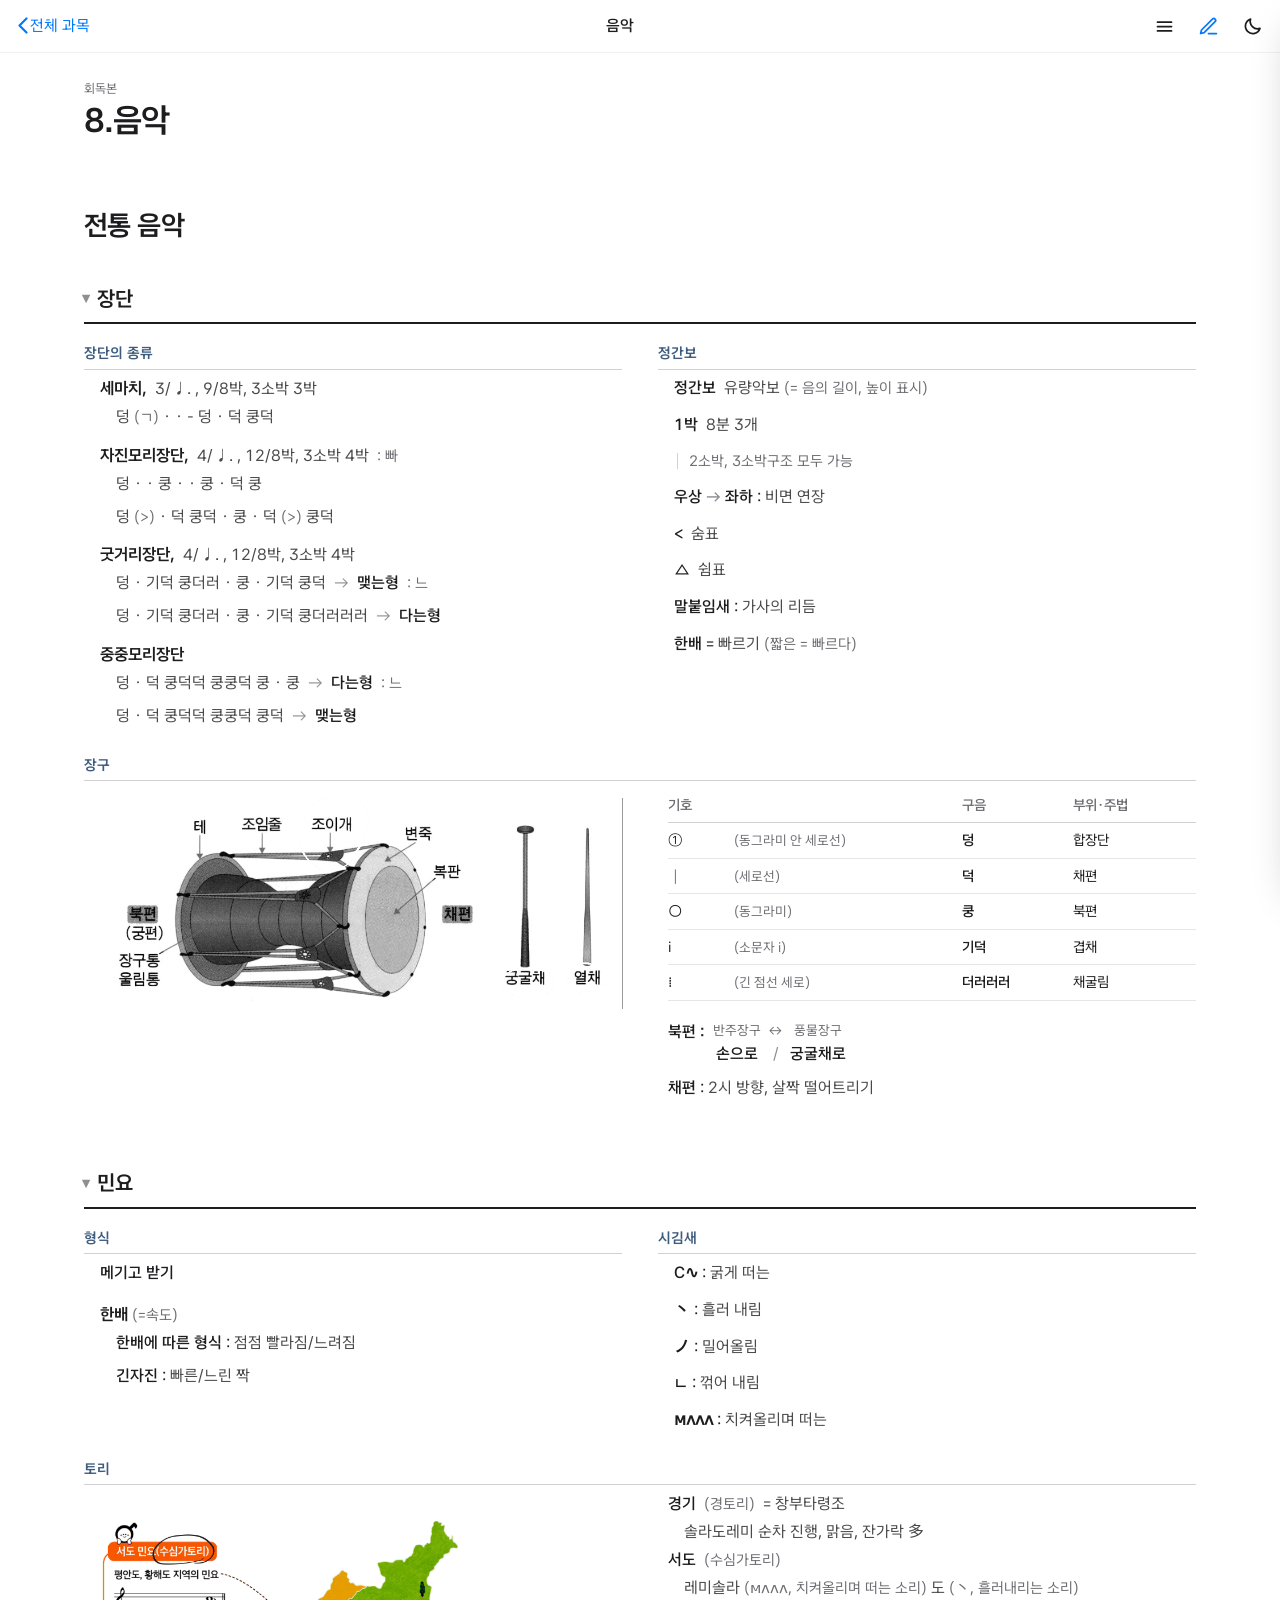
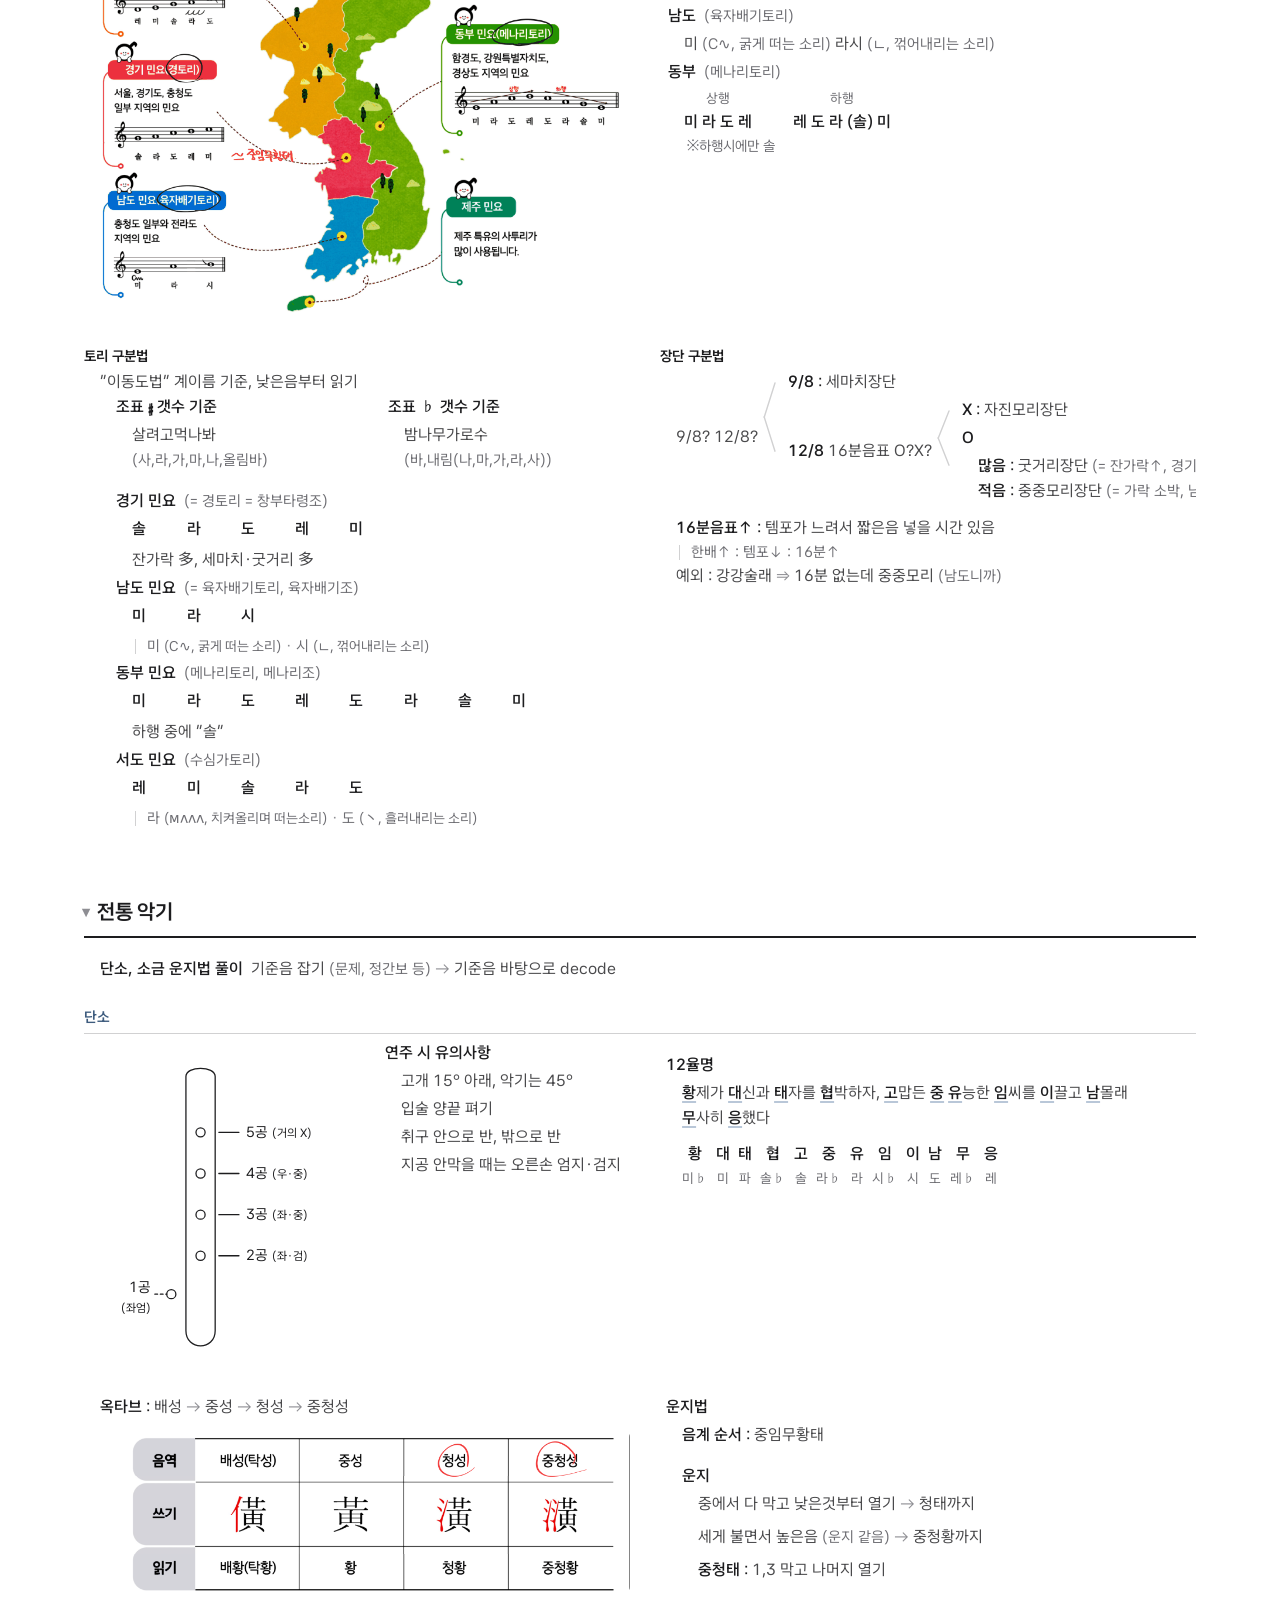
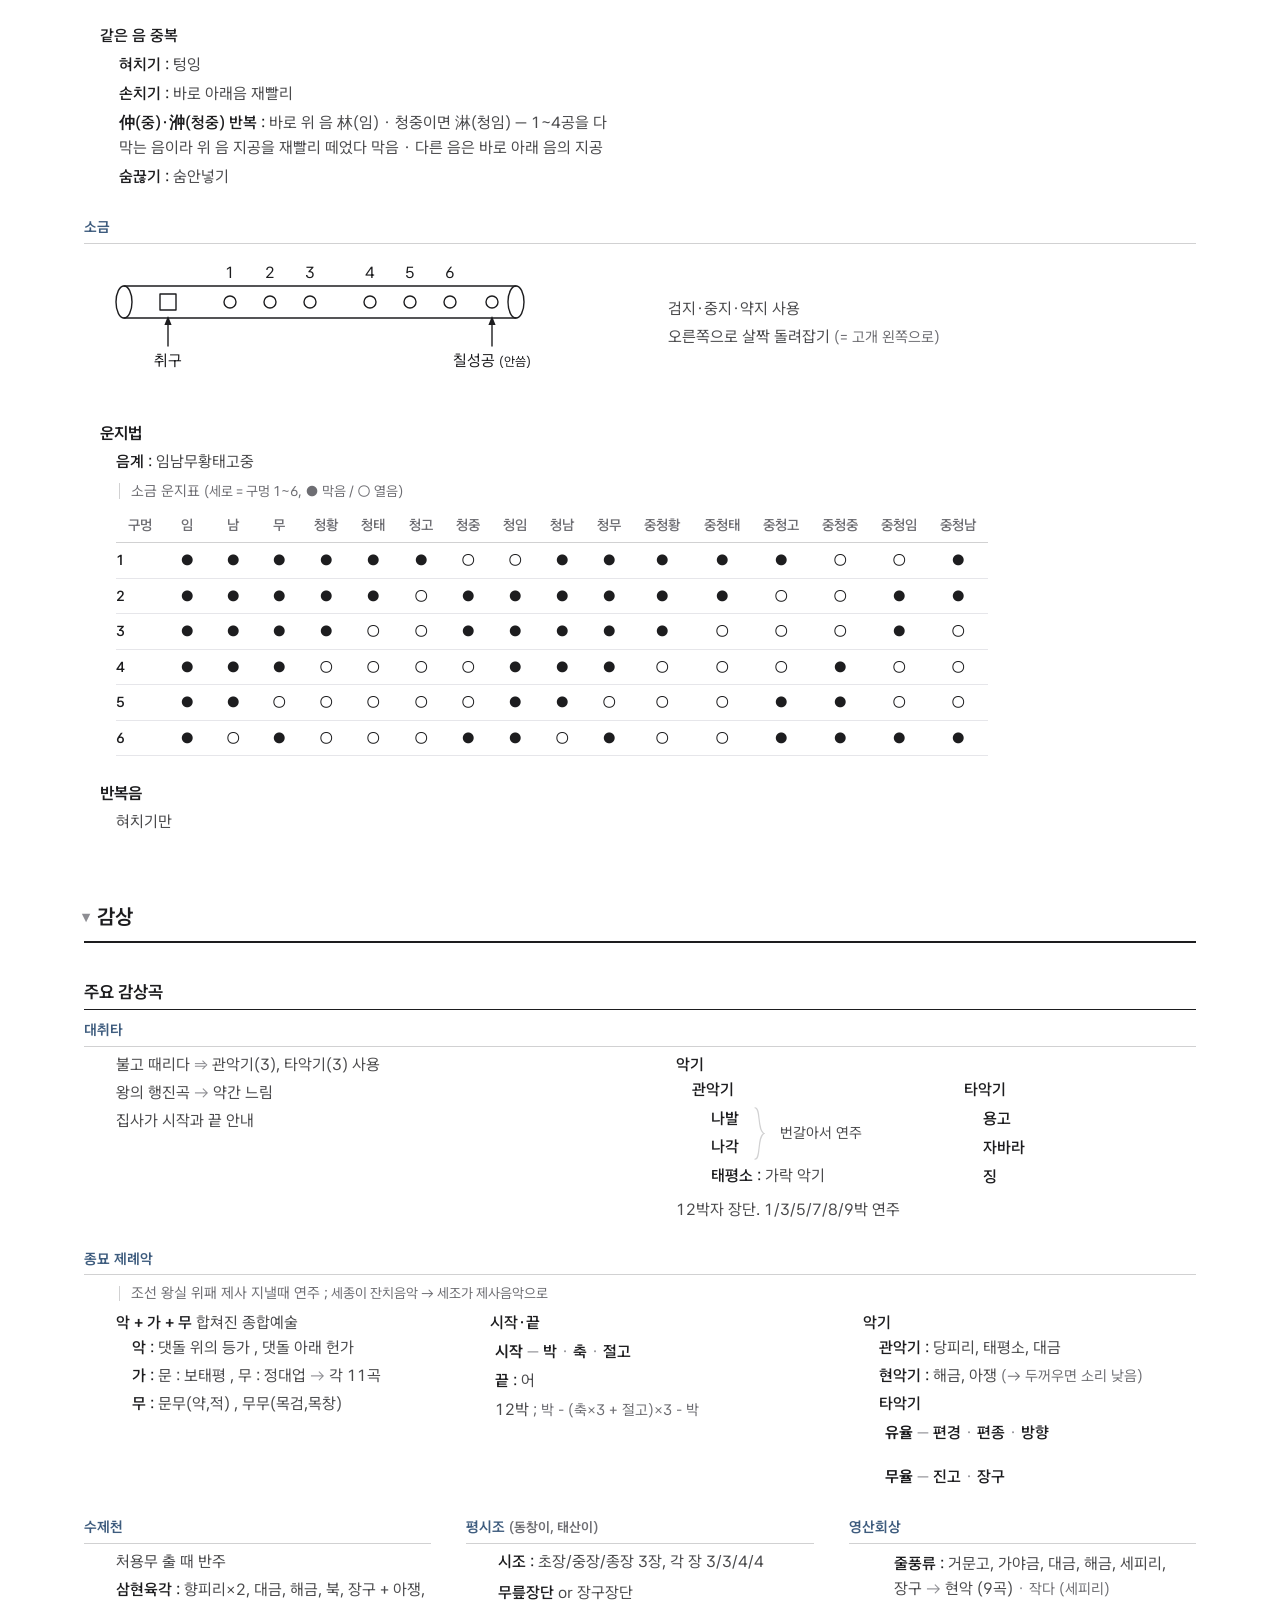
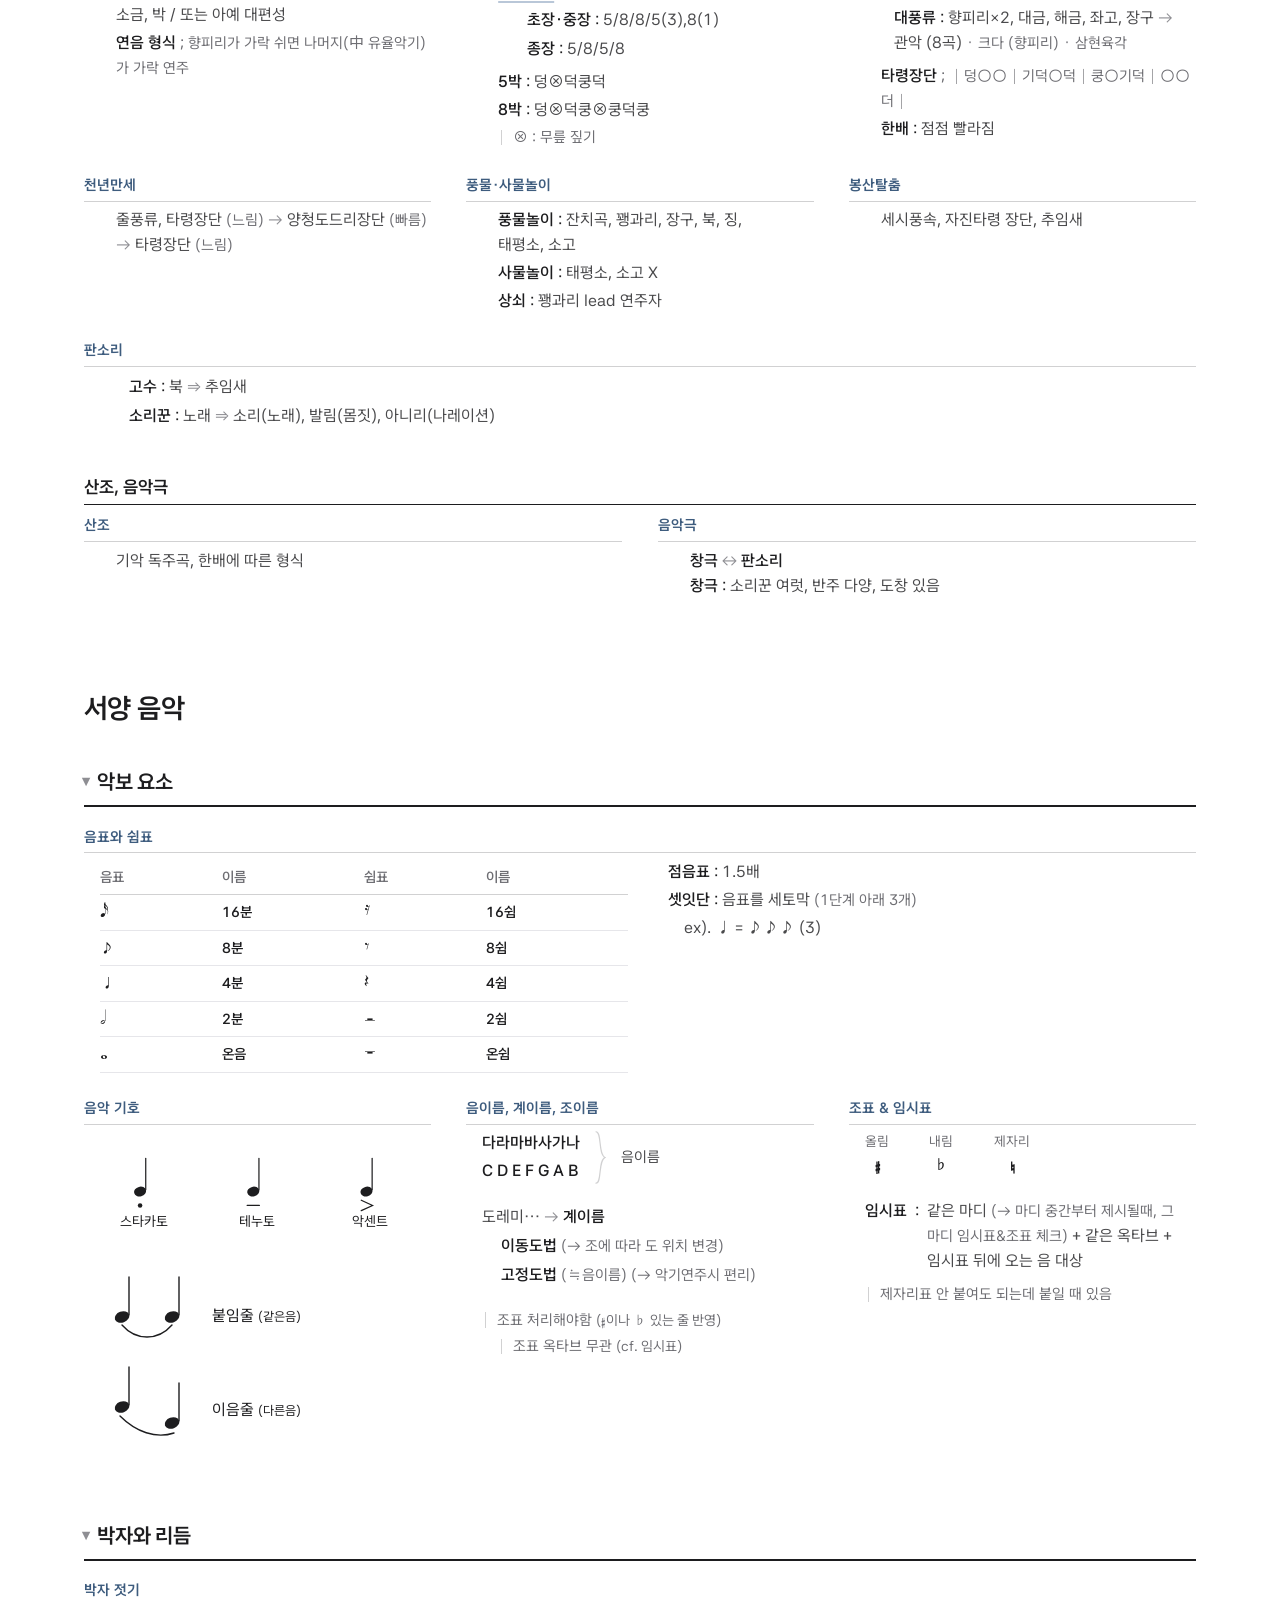
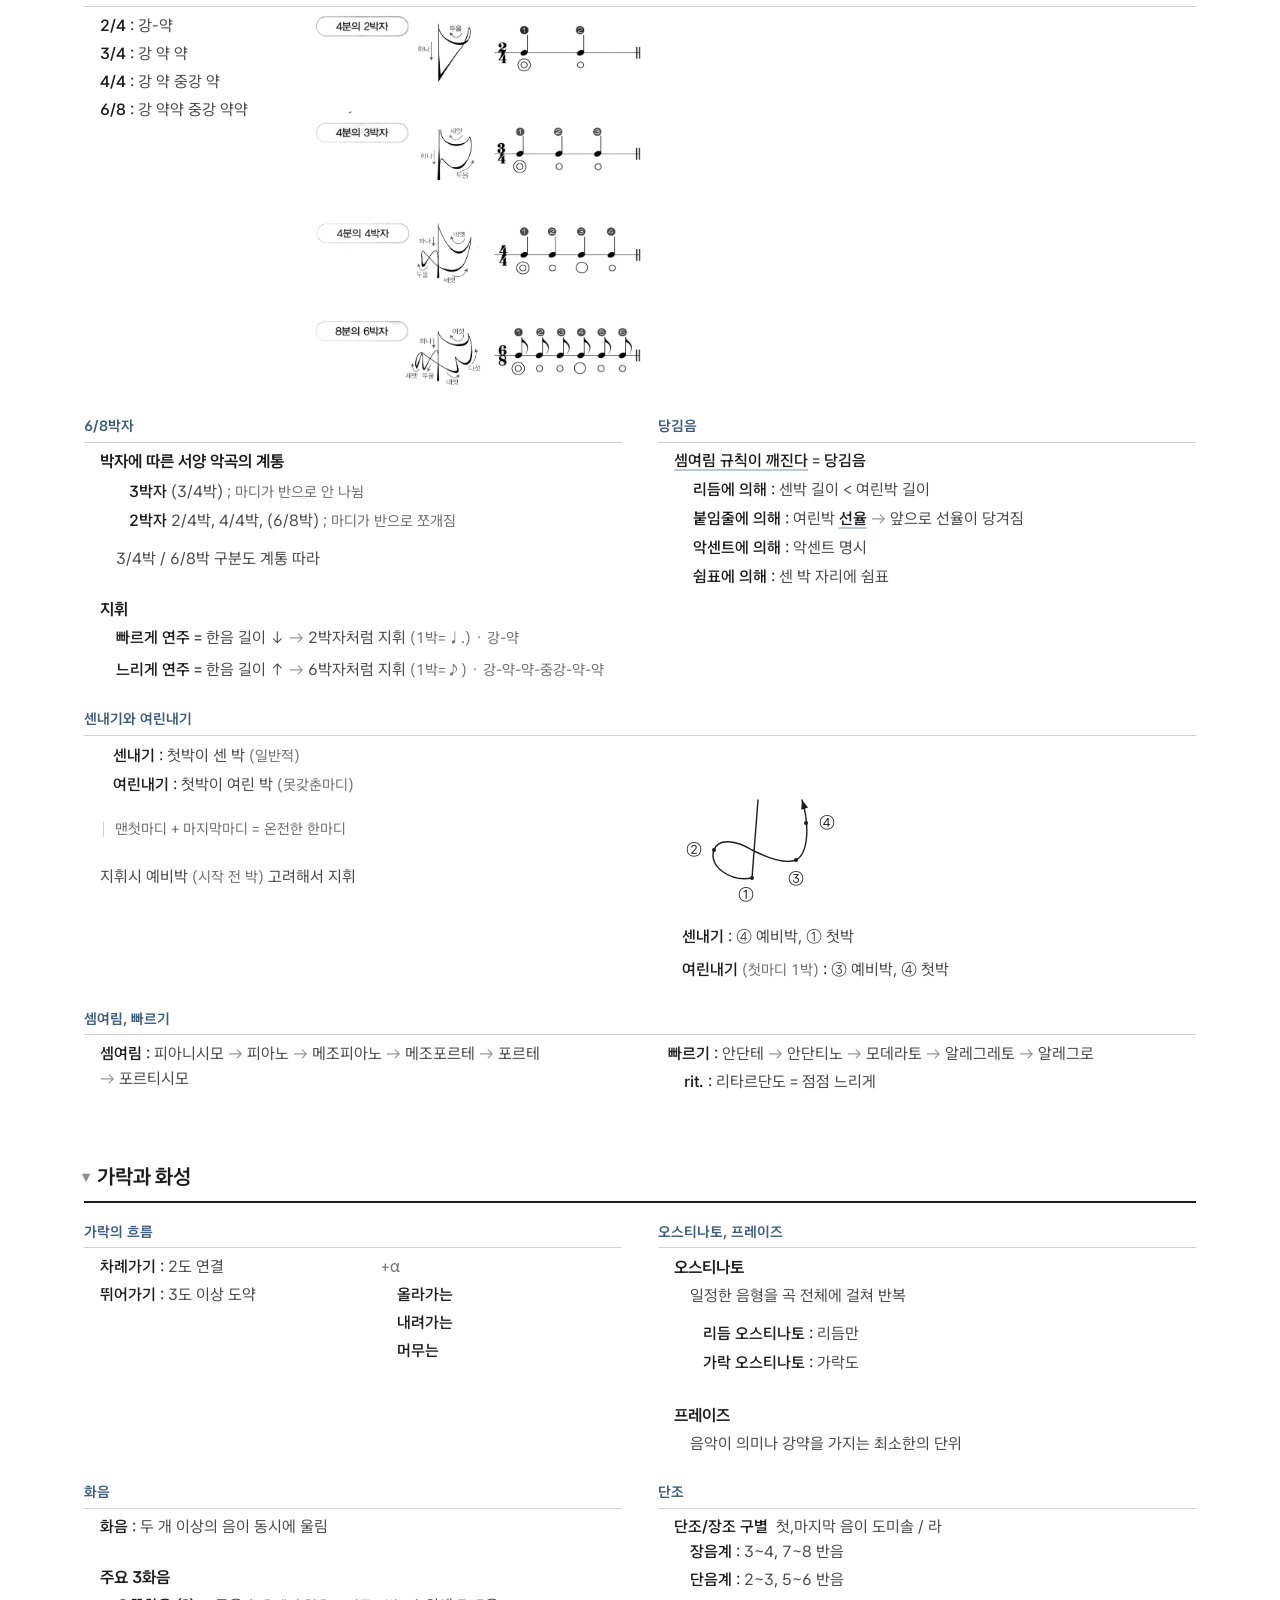
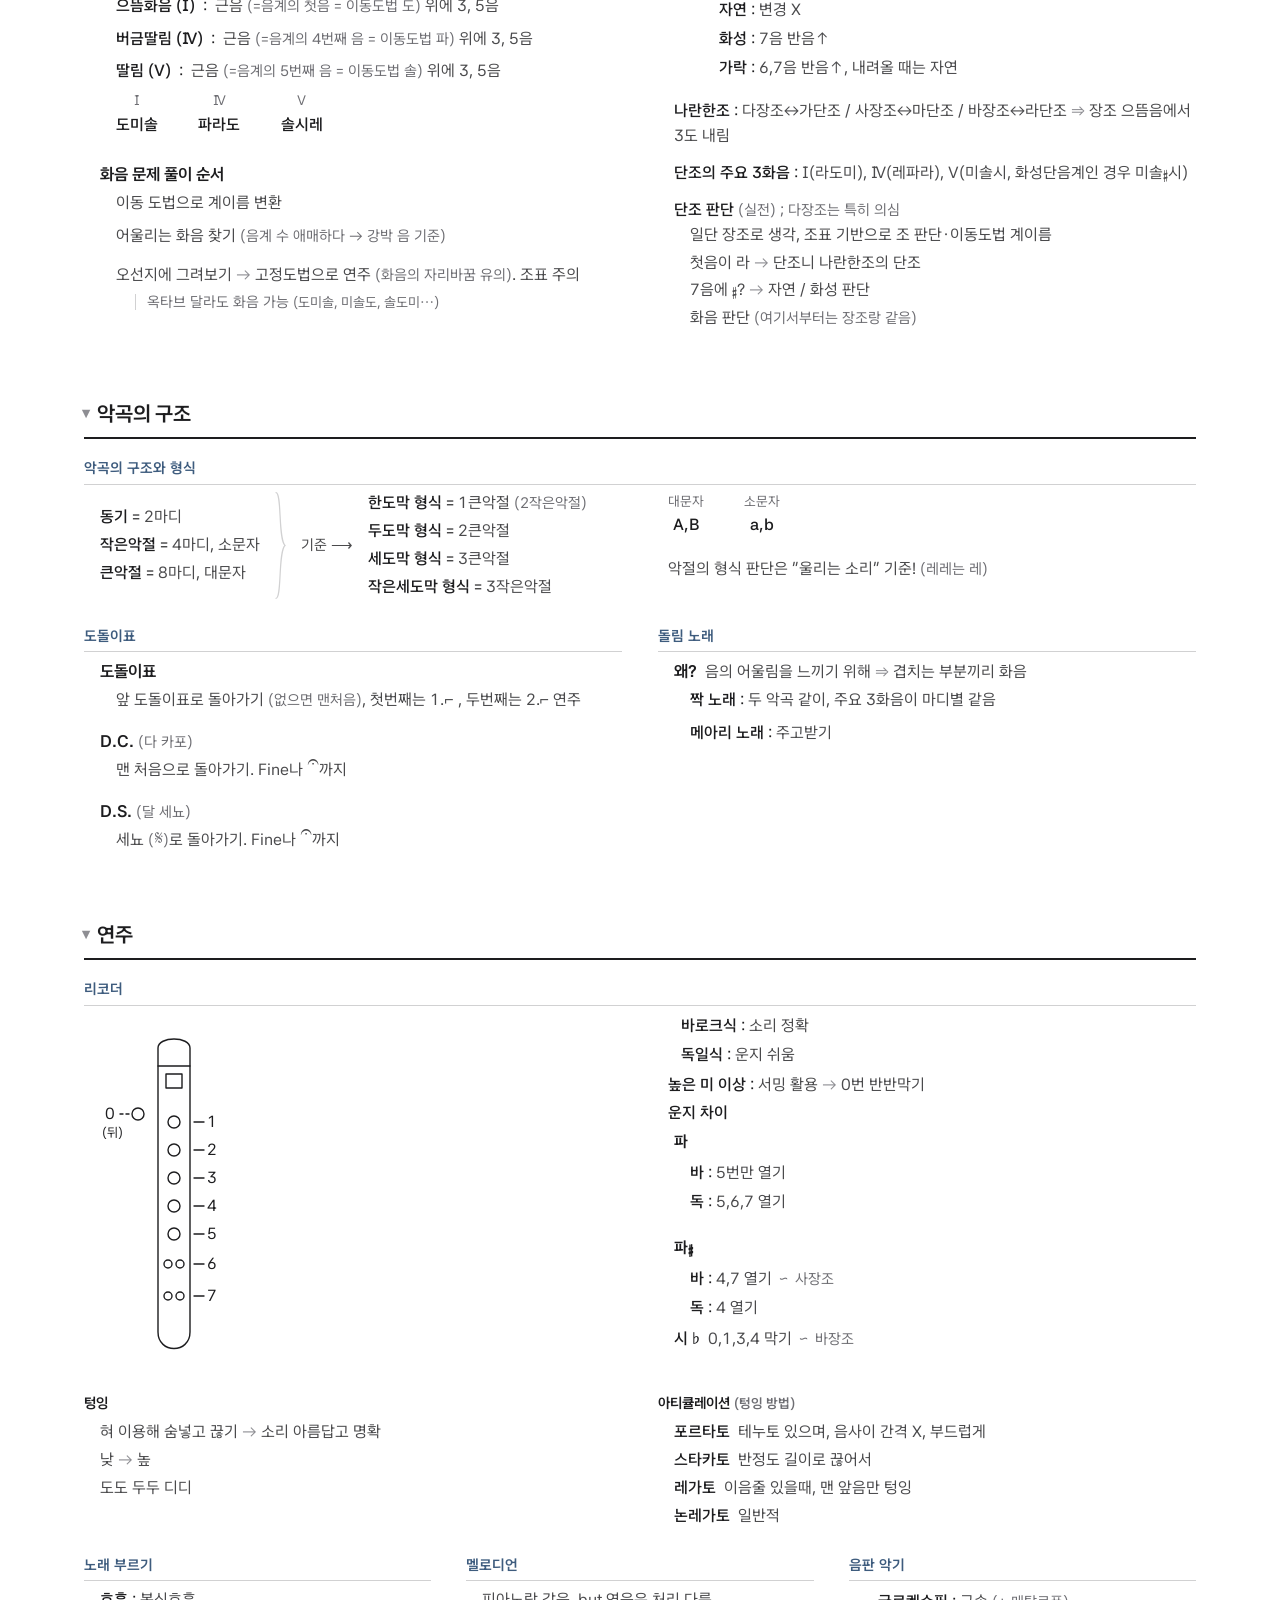
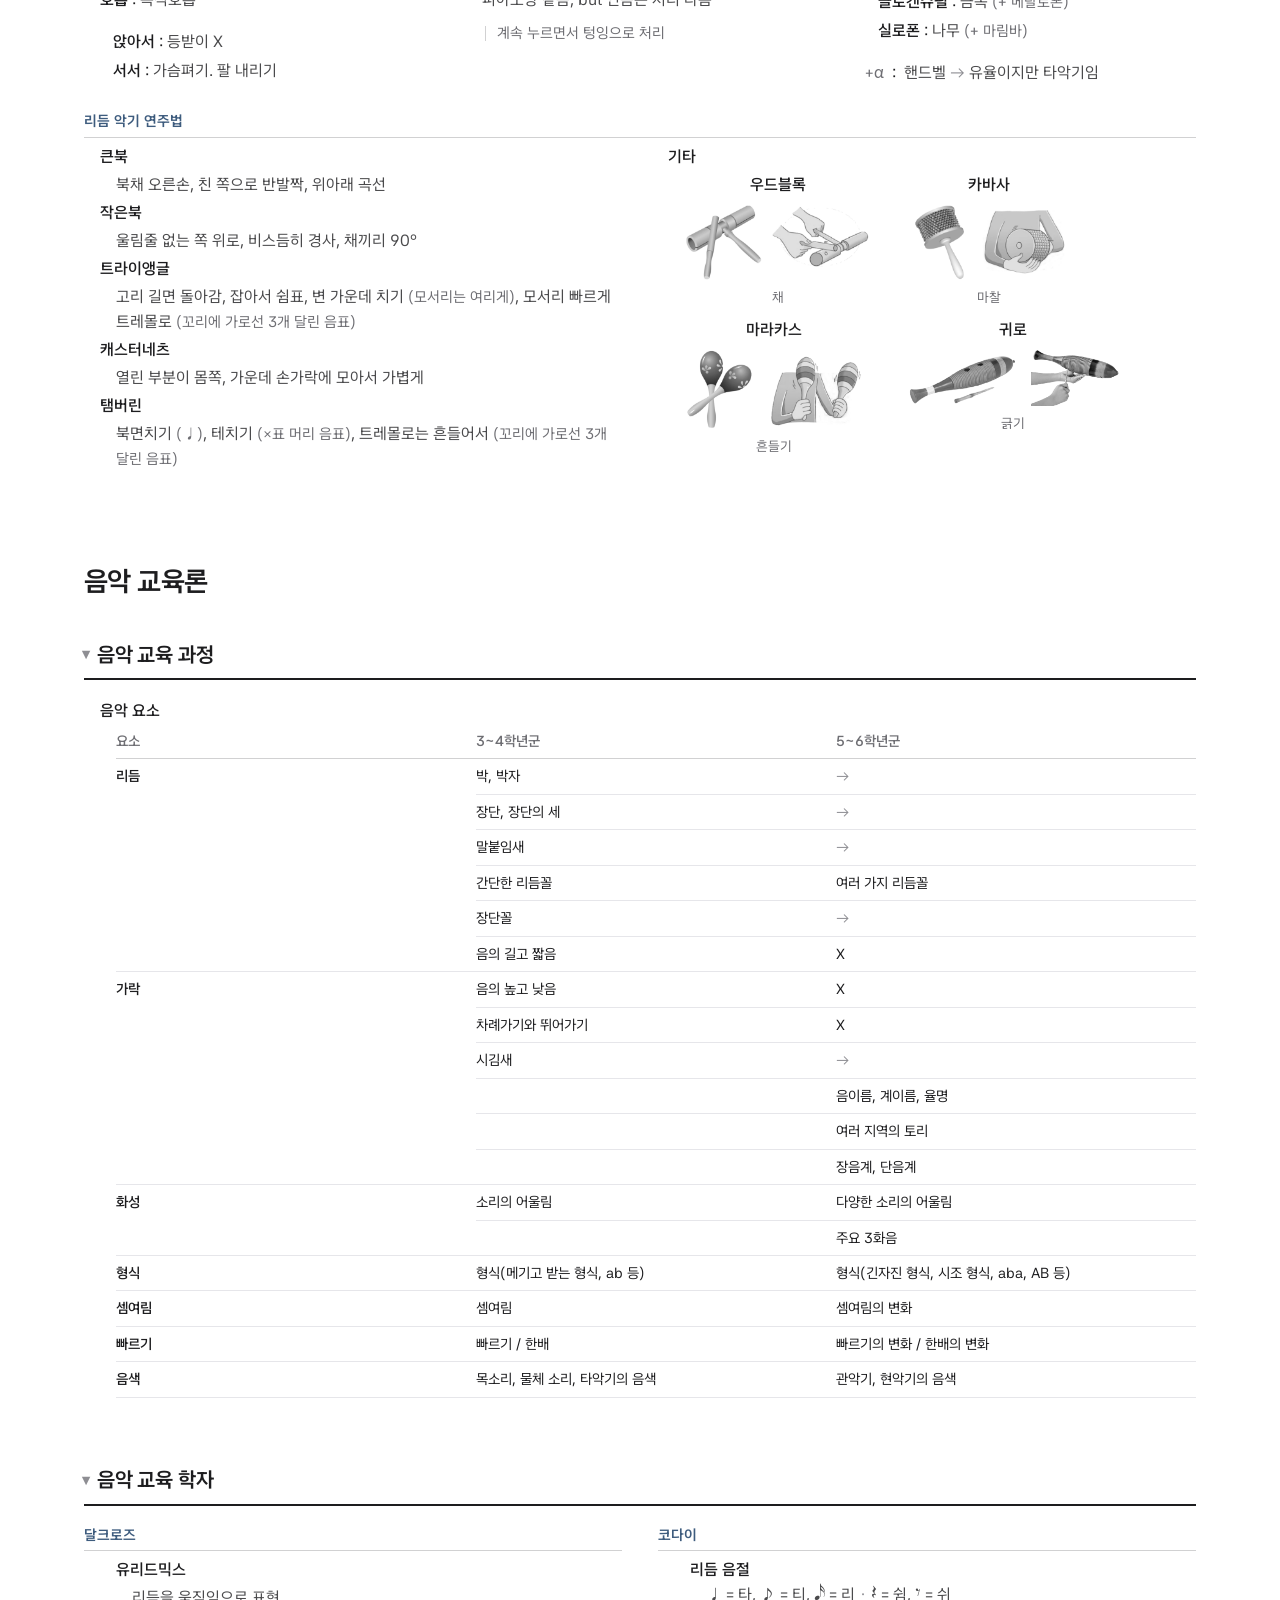
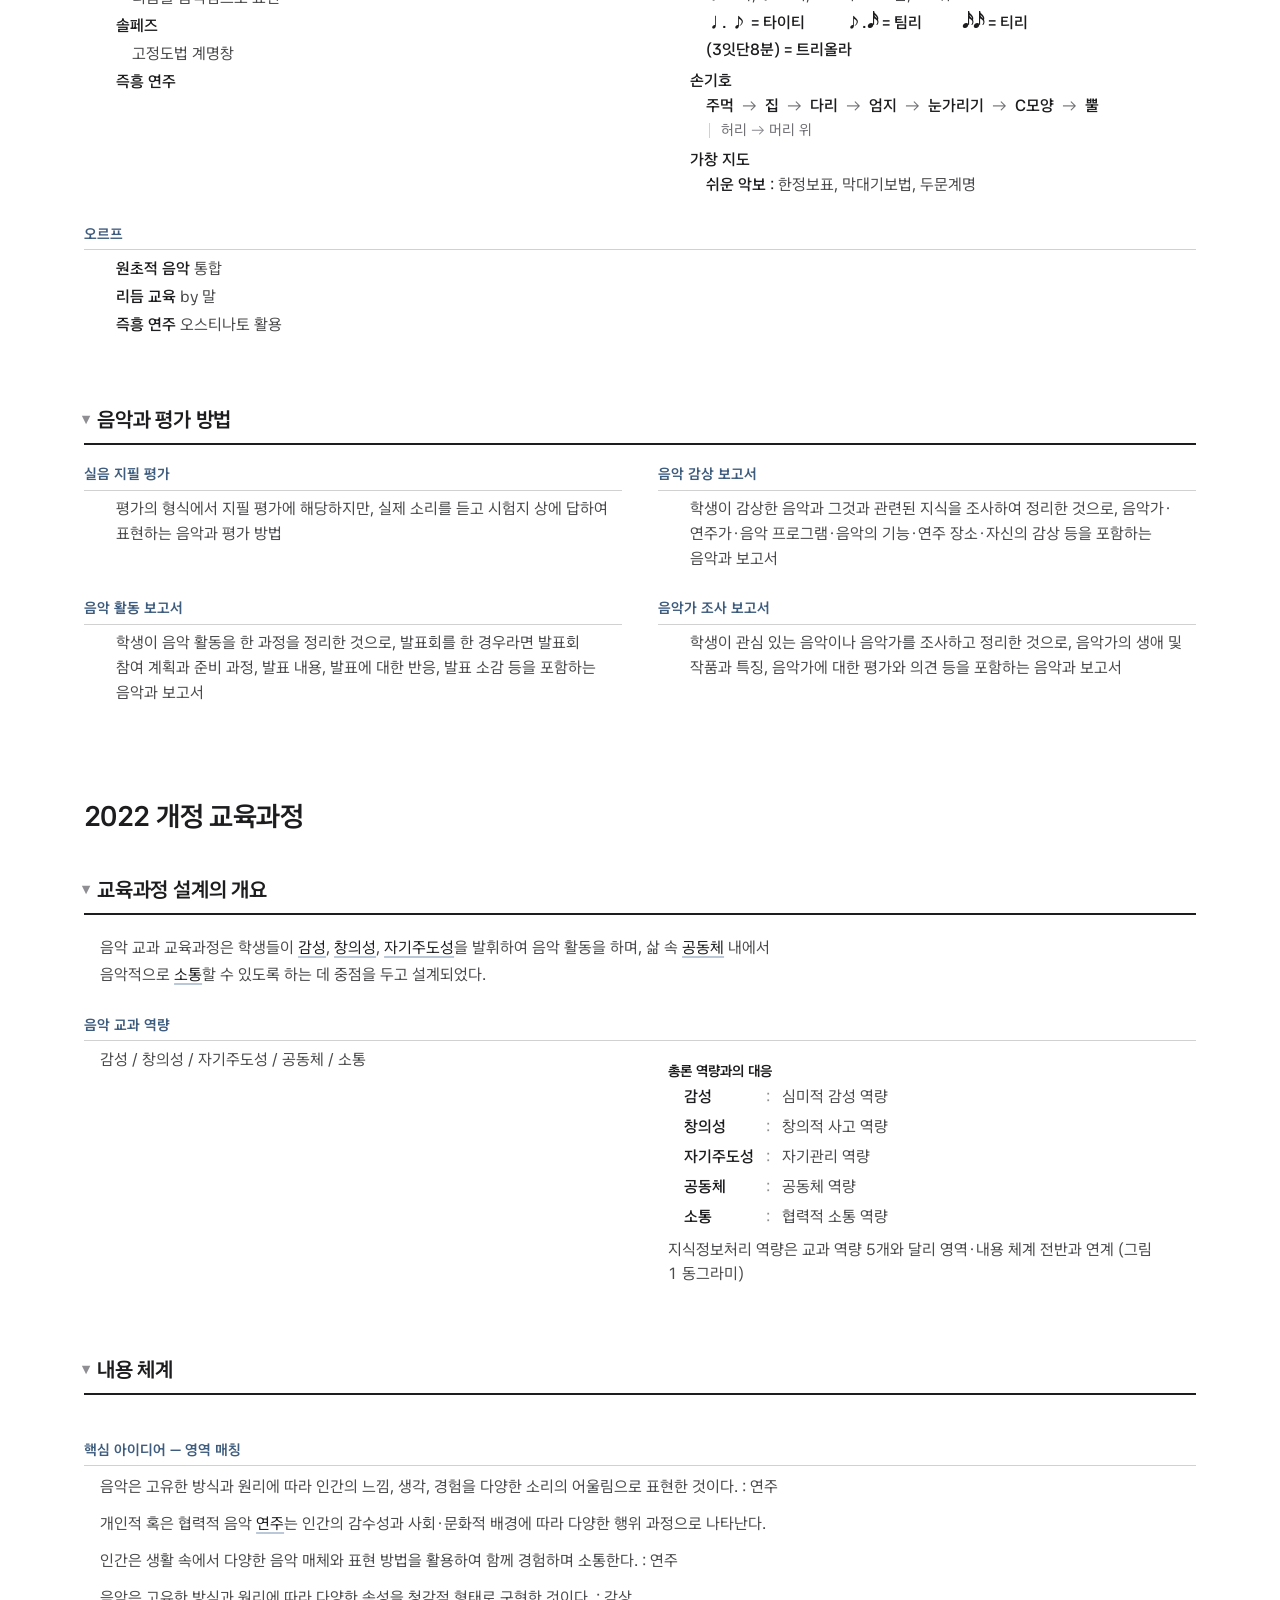
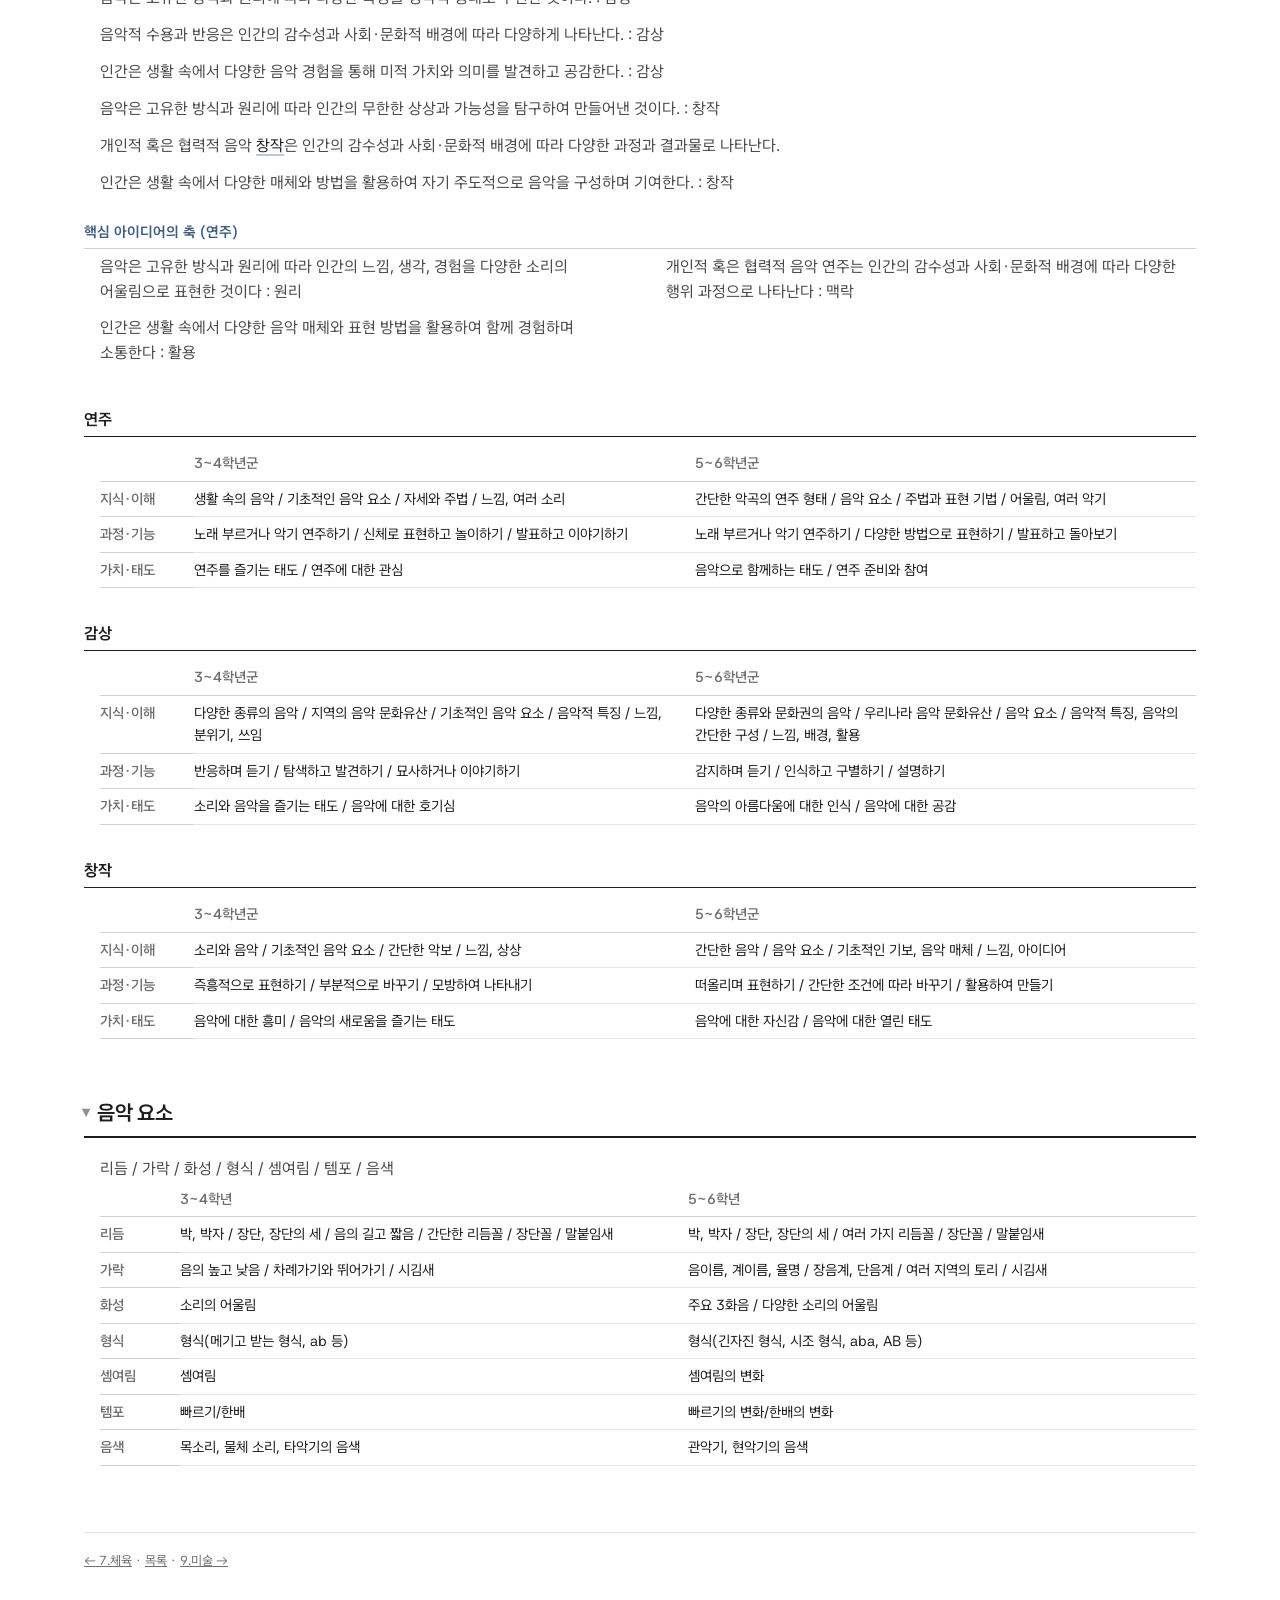
<file: 8.음악.html>
<!doctype html>
<meta charset="utf-8">
<meta name="viewport" content="width=device-width, initial-scale=1">
<title>음악 · 초등 임용 정리 노트</title><link rel="icon" href="icon.svg" type="image/svg+xml"><meta name="description" content="초등 임용 음악 정리 노트 — 과목 개념을 한 판에 정리"><meta property="og:type" content="website"><meta property="og:site_name" content="초등 임용 정리 노트"><meta property="og:title" content="음악 · 초등 임용 정리 노트"><meta property="og:description" content="초등 임용 음악 정리 노트 — 과목 개념을 한 판에 정리"><meta property="og:url" content="https://somnium1357.github.io/review-notes/8.%EC%9D%8C%EC%95%85.html">
<link rel="stylesheet" href="kit.css?v=151d3b7f">
<script>document.documentElement.classList.add("v2")</script>
<link rel="preconnect" href="https://fonts.googleapis.com"><link rel="preconnect" href="https://fonts.gstatic.com" crossorigin>
<link rel="stylesheet" href="https://fonts.googleapis.com/css2?family=42dot+Sans:wght@400;500;600;700&display=swap">
<script>window.PAN_ROLE={"장구": "칸", "장단": "절", "정간보": "칸", "민요": "절", "시김새": "칸", "토리": "칸", "음표와_쉼표": "칸", "음악_기호": "칸", "박자_젓기": "칸", "셈여림,_빠르기": "칸", "음이름,_계이름,_조이름": "칸", "리코더": "칸", "텅잉": "안", "아티큘레이션_(텅잉_방법)": "안", "멜로디언": "칸", "조표_&_임시표": "칸", "악곡의_구조와_형식": "칸", "가락의_흐름": "칸", "센내기와_여린내기": "칸", "도돌이표": "칸", "6/8박자": "칸", "당김음": "칸", "화음": "칸", "돌림_노래": "칸", "오스티나토,_프레이즈": "칸", "단조": "칸", "노래_부르기": "칸", "리듬_악기_연주법": "칸", "음판_악기": "칸", "단소": "칸", "소금": "칸", "주요_감상곡": "머리줄", "산조,_음악극": "머리줄", "음악_교육_학자": "절", "음악_교육_과정": "절", "2022_개정_교육과정_-_교육과정_설계의_개요": "절", "음악_교과_역량": "칸", "총론_역량과의_대응_(손글씨_라벨)": "안", "2022_개정_교육과정_-_내용_체계": "절", "핵심_아이디어_—_영역_매칭": "칸", "연주_—_지식·이해_3~4학년군": "숨김", "연주_—_지식·이해_5~6학년군": "숨김", "연주_—_과정·기능_3~4학년군": "숨김", "연주_—_과정·기능_5~6학년군": "숨김", "연주_—_가치·태도_3~4학년군": "숨김", "연주_—_가치·태도_5~6학년군": "숨김", "감상_—_지식·이해_3~4학년군": "숨김", "감상_—_지식·이해_5~6학년군": "숨김", "감상_—_과정·기능_3~4학년군": "숨김", "감상_—_과정·기능_5~6학년군": "숨김", "감상_—_가치·태도_3~4학년군": "숨김", "감상_—_가치·태도_5~6학년군": "숨김", "창작_—_지식·이해_3~4학년군": "숨김", "창작_—_지식·이해_5~6학년군": "숨김", "창작_—_과정·기능_3~4학년군": "숨김", "창작_—_과정·기능_5~6학년군": "숨김", "창작_—_가치·태도_3~4학년군": "숨김", "창작_—_가치·태도_5~6학년군": "숨김", "핵심_아이디어의_축_(연주_—_손글씨_라벨)": "칸", "2022_개정_교육과정_-_음악_요소_(※표_—_전부_암기_지정)": "절", "리듬_(음악_요소)": "숨김", "리듬_3~4학년": "숨김", "리듬_5~6학년": "숨김", "가락_(음악_요소)": "숨김", "가락_3~4학년": "숨김", "가락_5~6학년": "숨김", "화성_(음악_요소)": "숨김", "화성_3~4학년": "숨김", "화성_5~6학년": "숨김", "형식_(음악_요소)": "숨김", "형식_3~4학년": "숨김", "형식_5~6학년": "숨김", "셈여림_(음악_요소)": "숨김", "템포_(음악_요소)": "숨김", "음색_(음악_요소)": "숨김", "음색_3~4학년": "숨김", "음색_5~6학년": "숨김", "음악_교육론_-_음악과_평가_방법": "절", "연주__2": "머리줄", "지식·이해": "숨김", "과정·기능": "숨김", "가치·태도": "숨김", "감상__2": "머리줄", "지식·이해__2": "숨김", "과정·기능__2": "숨김", "가치·태도__2": "숨김", "창작": "머리줄", "지식·이해__3": "숨김", "과정·기능__3": "숨김", "가치·태도__3": "숨김", "전통_악기": "절", "감상": "절", "악보_요소": "절", "박자와_리듬": "절", "가락과_화성": "절", "악곡의_구조": "절", "연주": "절", "1)_달크로즈": "칸", "2)_코다이": "칸", "3)_오르프": "칸", "장단의_종류": "칸", "민요_형식": "칸", "토리_구분법": "안", "장단_구분법": "안", "1)_대취타": "칸", "2)_종묘_제례악": "칸", "3)_수제천": "칸", "4)_평시조_(동창이,_태산이)": "칸", "5)_영산회상": "칸", "6)_천년만세": "칸", "7)_풍물·사물놀이": "칸", "8)_봉산탈춤": "칸", "9)_판소리": "칸", "1)_산조": "칸", "2)_음악극": "칸", "실음_지필_평가": "칸", "음악_감상_보고서": "칸", "음악_활동_보고서": "칸", "음악가_조사_보고서": "칸", "셈여림_3~4학년": "숨김", "셈여림_5~6학년": "숨김", "템포_3~4학년": "숨김", "템포_5~6학년": "숨김"}</script>

<style>

.wrap{width:min(100%,1160px);max-width:none;margin:0 auto;padding:76px clamp(16px,2.5vw,24px) 90px;}
p.note,p.sub{max-width:46em;}

.pg{margin:0;}
.foot{margin-top:40px;padding-top:18px;font-size:13px;}
.foot a{color:var(--sec);}
</style>
<div class="layout">
<aside class="sidebar"><div class="toc-view"><div class="tochead"><a class="toc-switch" href="index.html">← 목록</a><b>8.음악</b></div><details class="tgrp" open><summary><a class="gh" href="#전통_음악">전통 음악</a></summary><nav class="tnav"><a href="#장단">장단</a><a href="#민요">민요</a><a href="#전통_악기">전통 악기</a><a href="#감상">감상</a></nav></details><details class="tgrp" open><summary><a class="gh" href="#서양_음악">서양 음악</a></summary><nav class="tnav"><a href="#악보_요소">악보 요소</a><a href="#박자와_리듬">박자와 리듬</a><a href="#가락과_화성">가락과 화성</a><a href="#악곡의_구조">악곡의 구조</a><a href="#연주">연주</a></nav></details><details class="tgrp" open><summary><a class="gh" href="#음악_교육론">음악 교육론</a></summary><nav class="tnav"><a href="#음악_교육_과정">음악 교육 과정</a><a href="#음악_교육_학자">음악 교육 학자</a><a href="#음악_교육론_-_음악과_평가_방법">음악과 평가 방법</a></nav></details><details class="tgrp" open><summary><a class="gh" href="#2022_개정_교육과정">2022 개정 교육과정</a></summary><nav class="tnav"><a href="#2022_개정_교육과정_-_교육과정_설계의_개요">교육과정 설계의 개요</a><a href="#2022_개정_교육과정_-_내용_체계">내용 체계</a><a href="#2022_개정_교육과정_-_음악_요소_(※표_—_전부_암기_지정)">음악 요소</a></nav></details></div><div class="list-view" hidden><div class="tochead"><a class="toc-back" href="#">← 목차</a><b>과목</b></div><nav class="tnav"><a href="1.국어.html">1.국어</a><a href="2.수학.html">2.수학</a><a href="3.영어.html">3.영어</a><a href="4.사회.html">4.사회</a><a href="5.도덕.html">5.도덕</a><a href="6.과학.html">6.과학</a><a href="7.체육.html">7.체육</a><a href="8.음악.html" class="cur">8.음악</a><a href="9.미술.html">9.미술</a><a href="10.실과.html">10.실과</a><a href="11.통합교과.html">11.통합교과</a><a href="13.총창.html">13.총창</a></nav></div></aside>
<main class="wrap">
<p class="eyebrow">회독본</p>
<h1>8.음악</h1>

<section class="pg" id="p02">
<div class="part" id="전통_음악">전통 음악</div>
<h2 id="장단">장단</h2>
<h2 id="장단의_종류">장단의 종류</h2>

<div class="ind">
<div class="row"><span class="num">1)</span><span class="term">세마치,</span><span class="desc">3/♩. , 9/8박, 3소박 3박</span></div>
<div class="ind">
  <div class="desc">덩 <span class="quiet">(ㄱ)</span> · · - 덩 · 덕 쿵덕</div>
</div>
<div class="row"><span class="num">2)</span><span class="term">자진모리장단,</span><span class="desc">4/♩. , 12/8박, 3소박 4박</span><span class="quiet">: 빠</span></div>
<div class="ind">
<div class="stack">
  <div class="desc">덩 · · 쿵 · · 쿵 · 덕 쿵</div>
  <div class="desc">덩 <span class="quiet">(&gt;)</span> · 덕 쿵덕 · 쿵 · 덕 <span class="quiet">(&gt;)</span> 쿵덕</div>
</div>
</div>
<div class="row"><span class="num">3)</span><span class="term">굿거리장단,</span><span class="desc">4/♩. , 12/8박, 3소박 4박</span></div>
<div class="ind">
<div class="stack">
  <div class="row"><span class="desc">덩 · 기덕 쿵더러 · 쿵 · 기덕 쿵덕</span><span class="mk">→</span><span class="term">맺는형</span><span class="quiet">: 느</span></div>
  <div class="row"><span class="desc">덩 · 기덕 쿵더러 · 쿵 · 기덕 쿵더러러러</span><span class="mk">→</span><span class="term">다는형</span></div>
</div>
</div>
<div class="row"><span class="num">4)</span><span class="term">중중모리장단</span></div>
<div class="ind">
<div class="stack">
  <div class="row"><span class="desc">덩 · 덕 쿵덕덕 쿵쿵덕 쿵 · 쿵</span><span class="mk">→</span><span class="term">다는형</span><span class="quiet">: 느</span></div>
  <div class="row"><span class="desc">덩 · 덕 쿵덕덕 쿵쿵덕 쿵덕</span><span class="mk">→</span><span class="term">맺는형</span></div>
</div>
</div>
</div>

<h2 id="정간보">정간보</h2>
<div class="ind">
<div class="stack">
  <div class="row"><span class="term">정간보</span><span class="mk">→</span><span class="desc">유량악보 <span class="quiet">(= 음의 길이, 높이 표시)</span></span></div>
  <div class="row"><span class="term">1박</span><span class="mk">→</span><span class="desc">8분 3개</span></div>
  <div class="sub">2소박, 3소박구조 모두 가능</div>
  <div><span class="term">우상 <span class="mk">→</span> 좌하</span> : <span class="desc">비면 연장</span></div>
  <div class="row"><span class="term">&lt;</span><span class="mk">~</span><span class="desc">숨표</span></div>
  <div class="row"><span class="term">△</span><span class="mk">~</span><span class="desc">쉼표</span></div>
  <div><span class="term">말붙임새</span> : <span class="desc">가사의 리듬</span></div>
  <div><span class="term">한배</span> = <span class="desc">빠르기 <span class="quiet">(짧은 = 빠르다)</span></span></div>
</div>
</div>

<h2 id="장구">장구</h2>
<div class="ind">
<div class="cols n2 fit" style="column-gap:2.5em;align-items:start">
<figure class="fig"><img class="photo" src="도식/발췌_8.음악_장구.png" alt="장구 각부 명칭 (교재 발췌) — 왼쪽 북편(궁편)·장구통 울림통, 오른쪽 채편의 변죽·복판, 둘을 잇는 테·조임줄·조이개, 옆에 궁굴채·열채"></figure>
<div class="stack">
<table>
<tr><th style="text-align:left">기호</th><th></th><th>구음</th><th>부위·주법</th></tr>
<tr><td style="text-align:left">①</td><td style="text-align:left"><span class="quiet">(동그라미 안 세로선)</span></td><td class="h">덩</td><td>합장단</td></tr>
<tr><td style="text-align:left">│</td><td style="text-align:left"><span class="quiet">(세로선)</span></td><td class="h">덕</td><td>채편</td></tr>
<tr><td style="text-align:left">○</td><td style="text-align:left"><span class="quiet">(동그라미)</span></td><td class="h">쿵</td><td>북편</td></tr>
<tr><td style="text-align:left">i</td><td style="text-align:left"><span class="quiet">(소문자 i)</span></td><td class="h">기덕</td><td>겹채</td></tr>
<tr><td style="text-align:left">⁞</td><td style="text-align:left"><span class="quiet">(긴 점선 세로)</span></td><td class="h">더러러러</td><td>채굴림</td></tr>
</table>
<div class="line" style="margin-top:16px">
  <div class="col"><span class="mid">북편 :</span></div>
  <div class="col"><span class="up">반주장구</span><span class="mid">손으로</span></div>
  <div class="col"><span class="up mk">↔</span><span class="mid mk">/</span></div>
  <div class="col"><span class="up">풍물장구</span><span class="mid">궁굴채로</span></div>
</div>
<div style="margin-top:6px"><span class="term">채편</span> : <span class="desc">2시 방향, 살짝 떨어트리기</span></div>
</div>
</div>
</div>
</section>
<section class="pg" id="p03">
<h2 id="민요">민요</h2>
<h2 id="민요_형식">형식</h2>

<div class="ind">
<div class="stack">
  <div><span class="term">메기고 받기</span></div>
  <div><span class="term">한배</span> <span class="quiet">(=속도)</span></div>
  <div class="ind">
    <div class="stack">
      <div><span class="term">한배에 따른 형식</span> : <span class="desc">점점 빨라짐/느려짐</span></div>
      <div><span class="term">긴자진</span> : <span class="desc">빠른/느린 짝</span></div>
    </div>
  </div>
</div>
</div>

<h2 id="시김새">시김새</h2>
<div class="ind">
<div class="stack">
  <div><span class="term">C∿</span> : <span class="desc">굵게 떠는</span></div>
  <div><span class="term">丶</span> : <span class="desc">흘러 내림</span></div>
  <div><span class="term">ノ</span> : <span class="desc">밀어올림</span></div>
  <div><span class="term">ㄴ</span> : <span class="desc">꺾어 내림</span></div>
  <div><span class="term">ᴍᴧᴧᴧ</span> : <span class="desc">치켜올리며 떠는</span></div>
</div>
</div>

<h2 id="토리">토리</h2>
<div class="ind">

<div class="cols n2 fit" style="column-gap:2.5em;align-items:start">
<figure class="fig"><img class="photo" src="도식/발췌_8.음악_토리지도.png" alt="우리나라 민요 토리 지도 (교재 발췌) — 서도 민요(수심가토리)·경기 민요(경토리)·동부 민요(메나리토리)·남도 민요(육자배기토리)·제주 민요를 지역별로 나누고 각 토리의 음계를 악보로 곁들임"></figure>
<div>

<div class="stack">
  <div class="row"><span class="num">1)</span><span class="term">경기</span><span class="quiet">(경토리)</span><span class="desc">= 창부타령조</span></div>
  <div class="ind"><div class="desc">솔라도레미 순차 진행, 맑음, 잔가락 多</div></div>
  <div class="row"><span class="num">2)</span><span class="term">서도</span><span class="quiet">(수심가토리)</span></div>
  <div class="ind"><div class="desc">레미솔라 <span class="quiet">(ᴍᴧᴧᴧ, 치켜올리며 떠는 소리)</span> 도 <span class="quiet">(丶, 흘러내리는 소리)</span></div></div>
  <div class="row"><span class="num">3)</span><span class="term">남도</span><span class="quiet">(육자배기토리)</span></div>
  <div class="ind"><div class="desc">미 <span class="quiet">(C∿, 굵게 떠는 소리)</span> 라시 <span class="quiet">(ㄴ, 꺾어내리는 소리)</span></div></div>
  <div class="row"><span class="num">4)</span><span class="term">동부</span><span class="quiet">(메나리토리)</span></div>
  <div class="ind">
    <div class="line" style="column-gap:2.5em">
      <div class="col"><span class="up">상행</span><span class="mid">미 라 도 레</span></div>
      <div class="col"><span class="up">하행</span><span class="mid">레 도 라 (솔) 미</span></div>
    </div>
    <div class="note">하행시에만 솔</div>
  </div>
</div>
</div>
</div>
</div>
</section>
<section class="pg" id="p04">

<div class="cols n2 fit" style="column-gap:2.5em;align-items:start">
<div>
<h4 id="토리_구분법">토리 구분법</h4>
<div class="ind">
<div class="row"><span class="desc">"이동도법" 계이름 기준, 낮은음부터 읽기</span></div>
<div class="ind">
<div class="cols n2 fit" style="column-gap:2.5em">
  <div class="stack">
    <div><span class="term">조표 ♯ 갯수 기준</span></div>
    <div class="ind">
      <div class="desc">살려고먹나봐</div>
      <div class="desc"><span class="quiet">(사,라,가,마,나,올림바)</span></div>
    </div>
  </div>
  <div class="stack">
    <div><span class="term">조표 ♭ 갯수 기준</span></div>
    <div class="ind">
      <div class="desc">밤나무가로수</div>
      <div class="desc"><span class="quiet">(바,내림(나,마,가,라,사))</span></div>
    </div>
  </div>
</div>

<div class="stack" style="margin-top:16px">
  <div class="row"><span class="num">1)</span><span class="term">경기 민요</span><span class="quiet">(= 경토리 = 창부타령조)</span></div>
  <div class="ind">
    <div class="line" style="column-gap:2.5em">
      <div class="col"><span class="mid">솔</span></div>
      <div class="col"><span class="mid">라</span></div>
      <div class="col"><span class="mid">도</span></div>
      <div class="col"><span class="mid">레</span></div>
      <div class="col"><span class="mid">미</span></div>
    </div>
    <div class="desc" style="margin-top:6px">잔가락 多, 세마치·굿거리 多</div>
  </div>

  <div class="row"><span class="num">2)</span><span class="term">남도 민요</span><span class="quiet">(= 육자배기토리, 육자배기조)</span></div>
  <div class="ind">
    <div class="line" style="column-gap:2.5em">
      <div class="col"><span class="mid">미</span></div>
      <div class="col"><span class="mid">라</span></div>
      <div class="col"><span class="mid">시</span></div>
    </div>
    <div class="sub" style="margin-top:6px">미 <span class="quiet">(C∿, 굵게 떠는 소리)</span> <span class="mk">·</span> 시 <span class="quiet">(ㄴ, 꺾어내리는 소리)</span></div>
  </div>

  <div class="row"><span class="num">3)</span><span class="term">동부 민요</span><span class="quiet">(메나리토리, 메나리조)</span></div>
  <div class="ind">
    <div class="line" style="column-gap:2.5em">
      <div class="col"><span class="mid">미</span></div>
      <div class="col"><span class="mid">라</span></div>
      <div class="col"><span class="mid">도</span></div>
      <div class="col"><span class="mid">레</span></div>
      <div class="col"><span class="mid">도</span></div>
      <div class="col"><span class="mid">라</span></div>
      <div class="col"><span class="mid">솔</span></div>
      <div class="col"><span class="mid">미</span></div>
    </div>
    <div class="row" style="margin-top:6px"><span class="mk">⇒</span><span class="desc">하행 중에 "솔"</span></div>
  </div>

  <div class="row"><span class="num">4)</span><span class="term">서도 민요</span><span class="quiet">(수심가토리)</span></div>
  <div class="ind">
    <div class="line" style="column-gap:2.5em">
      <div class="col"><span class="mid">레</span></div>
      <div class="col"><span class="mid">미</span></div>
      <div class="col"><span class="mid">솔</span></div>
      <div class="col"><span class="mid">라</span></div>
      <div class="col"><span class="mid">도</span></div>
    </div>
    <div class="sub" style="margin-top:6px">라 <span class="quiet">(ᴍᴧᴧᴧ, 치켜올리며 떠는소리)</span> <span class="mk">·</span> 도 <span class="quiet">(丶, 흘러내리는 소리)</span></div>
  </div>
</div>
</div>
</div>
</div>
<div>
<h4 id="장단_구분법">장단 구분법</h4>
<div class="ind">
<div class="branch">
  <div><span class="desc">9/8? 12/8?</span></div>
  <div class="fork"><div class="mkf">
   <svg class="a1" viewBox="0 0 10 100" preserveAspectRatio="none" fill="none"><line x1="10" y1="0" x2="1" y2="100" stroke="currentColor" stroke-width="1.4" vector-effect="non-scaling-stroke" stroke-linecap="round"/></svg>
   <svg class="a2" viewBox="0 0 10 100" preserveAspectRatio="none" fill="none"><line x1="1" y1="0" x2="10" y2="100" stroke="currentColor" stroke-width="1.4" vector-effect="non-scaling-stroke" stroke-linecap="round"/></svg>
  </div><div class="stack">
    <div><span class="term">9/8</span> : <span class="desc">세마치장단</span></div>
    <div class="branch">
      <div><span class="term">12/8</span> <span class="mk">-</span> <span class="desc">16분음표 O?X?</span></div>
      <div class="fork"><div class="mkf">
       <svg class="a1" viewBox="0 0 10 100" preserveAspectRatio="none" fill="none"><line x1="10" y1="0" x2="1" y2="100" stroke="currentColor" stroke-width="1.4" vector-effect="non-scaling-stroke" stroke-linecap="round"/></svg>
       <svg class="a2" viewBox="0 0 10 100" preserveAspectRatio="none" fill="none"><line x1="1" y1="0" x2="10" y2="100" stroke="currentColor" stroke-width="1.4" vector-effect="non-scaling-stroke" stroke-linecap="round"/></svg>
      </div><div class="stack">
        <div><span class="term">X</span> : <span class="desc">자진모리장단</span></div>
        <div class="stack">
          <div><span class="term">O</span></div>
          <div class="ind">
            <div><span class="term">많음</span> : <span class="desc">굿거리장단 <span class="quiet">(= 잔가락↑, 경기)</span></span></div>
            <div><span class="term">적음</span> : <span class="desc">중중모리장단 <span class="quiet">(= 가락 소박, 남도)</span></span></div>
          </div>
        </div>
      </div></div>
    </div>
  </div></div>
</div>
<div style="margin-top:12px"><span class="term">16분음표↑</span> : <span class="desc">템포가 느려서 짧은음 넣을 시간 있음</span></div>
<div class="sub">한배↑ : 템포↓ : 16분↑</div>
<div class="row"><span class="mk">★</span><span class="desc">예외 : 강강술래 <span class="mk">⇒</span> 16분 없는데 중중모리 <span class="quiet">(남도니까)</span></span></div>
</div>
</div>
</div>
</section>
<section class="pg" id="p05">
<h2 id="전통_악기">전통 악기</h2>

<div class="ind">
<div class="row"><span class="term">단소, 소금 운지법 풀이</span><span class="mk">⇒</span><span class="desc">기준음 잡기 <span class="quiet">(문제, 정간보 등)</span> <span class="mk">→</span> 기준음 바탕으로 decode</span></div>
</div>

<h2 id="단소">단소</h2>
<div class="ind">

<div class="cols n2 fit" style="column-gap:2.5em">
<figure class="fig" role="img" aria-label="단소 지공 — 관 앞면에 위에서부터 5공(거의 X)·4공(우·중)·3공(좌·중)·2공(좌·검), 1공(좌엄)은 뒷구멍"><svg xmlns="http://www.w3.org/2000/svg" viewBox="56 6 268 340" width="268" height="340">
  
  <g stroke="currentColor" stroke-width="1.4" fill="none" stroke-linecap="round" stroke-linejoin="round">
    
    <path d="M150,34 L150,312 C150,334 182,334 182,312 L182,34 C182,22 150,22 150,34 Z"/>
    
    <circle cx="166" cy="95" r="5"/>
    <circle cx="166" cy="140" r="5"/>
    <circle cx="166" cy="185" r="5"/>
    <circle cx="166" cy="230" r="5"/>
    
    <circle cx="134" cy="272" r="5"/>
    
    <line x1="186" y1="95" x2="208" y2="95"/>
    <line x1="186" y1="140" x2="208" y2="140"/>
    <line x1="186" y1="185" x2="208" y2="185"/>
    <line x1="186" y1="230" x2="208" y2="230"/>
    
    <line x1="116" y1="272" x2="129" y2="272" stroke-dasharray="3 3"/>
  </g>
  <g fill="currentColor" font-size="16">
    <text x="216" y="100">5공 <tspan font-size="13">(거의 X)</tspan></text>
    <text x="216" y="145">4공 <tspan font-size="13">(우·중)</tspan></text>
    <text x="216" y="190">3공 <tspan font-size="13">(좌·중)</tspan></text>
    <text x="216" y="235">2공 <tspan font-size="13">(좌·검)</tspan></text>
    <g text-anchor="end">
      <text x="112" y="270">1공</text>
      <text x="112" y="292" font-size="13">(좌엄)</text>
    </g>
  </g>
</svg></figure>
<div class="stack">
  <div><span class="term">연주 시 유의사항</span></div>
  <div class="ind">
  <div class="stack">
    <div class="desc">고개 15° 아래, 악기는 45°</div>
    <div class="desc">입술 양끝 펴기</div>
    <div class="desc">취구 안으로 반, 밖으로 반</div>
    <div class="desc">지공 안막을 때는 오른손 엄지·검지</div>
  </div>
  </div>
</div>
</div>

<div style="margin-top:12px"><span class="term">12율명</span></div>
<div class="ind">
<div class="row"><span class="mk">∴</span><span class="desc"><span class="key">황</span>제가 <span class="key">대</span>신과 <span class="key">태</span>자를 <span class="key">협</span>박하자, <span class="key">고</span>맙든 <span class="key">중</span> <span class="key">유</span>능한 <span class="key">임</span>씨를 <span class="key">이</span>끌고 <span class="key">남</span>몰래 <span class="key">무</span>사히 <span class="key">응</span>했다</span></div>
<div class="line" style="margin-top:6px">
  <div class="col"><span class="mid">황</span><span class="down">미♭</span></div>
  <div class="col"><span class="mid">대</span><span class="down">미</span></div>
  <div class="col"><span class="mid">태</span><span class="down">파</span></div>
  <div class="col"><span class="mid">협</span><span class="down">솔♭</span></div>
  <div class="col"><span class="mid">고</span><span class="down">솔</span></div>
  <div class="col"><span class="mid">중</span><span class="down">라♭</span></div>
  <div class="col"><span class="mid">유</span><span class="down">라</span></div>
  <div class="col"><span class="mid">임</span><span class="down">시♭</span></div>
  <div class="col"><span class="mid">이</span><span class="down">시</span></div>
  <div class="col"><span class="mid">남</span><span class="down">도</span></div>
  <div class="col"><span class="mid">무</span><span class="down">레♭</span></div>
  <div class="col"><span class="mid">응</span><span class="down">레</span></div>
</div>
</div>

<div style="margin-top:12px"><span class="term">옥타브</span> : <span class="desc">배성 <span class="mk">→</span> 중성 <span class="mk">→</span> 청성 <span class="mk">→</span> 중청성</span></div>
<div class="ind">
<figure class="fig"><img class="photo" src="도식/발췌_8.음악_옥타브표기.png" alt="율명 옥타브 표기 (교재 발췌) — 배성(탁성)·중성·청성·중청성의 쓰기와 읽기: 율명 글자 왼쪽에 삐침 획을 붙여 옥타브를 나타낸다"></figure>
</div>

<div style="margin-top:12px"><span class="term">운지법</span></div>
<div class="ind">
<div><span class="term">음계 순서</span> : <span class="desc">중임무황태</span></div>
<div style="margin-top:6px"><span class="term">운지</span></div>
<div class="ind">
<div class="stack">
  <div class="desc">중에서 다 막고 낮은것부터 열기 <span class="mk">→</span> 청태까지</div>
  <div class="desc">세게 불면서 높은음 <span class="quiet">(운지 같음)</span> <span class="mk">→</span> 중청황까지</div>
  <div><span class="term">중청태</span> : <span class="desc">1,3 막고 나머지 열기</span></div>
</div>
</div>
</div>

<div class="branch" style="margin-top:12px">
  <div><span class="term">같은 음 중복</span></div>
  <div class="bracket">
    <div><span class="term">혀치기</span> : <span class="desc">텅잉</span></div>
    <div><span class="term">손치기</span> : <span class="desc">바로 아래음 재빨리</span></div>
    <div class="ind"><div><span class="term">仲(중)·㳞(청중) 반복</span> : <span class="desc">바로 위 음 林(임) · 청중이면 淋(청임) — 1~4공을 다 막는 음이라 위 음 지공을 재빨리 떼었다 막음 · 다른 음은 바로 아래 음의 지공 </span></div></div>
    <div><span class="term">숨끊기</span> : <span class="desc">숨안넣기</span></div>
  </div>
</div>
</div>

<h2 id="소금">소금</h2>
<div class="ind">

<div class="cols n2 fit" style="column-gap:2.5em;align-items:center">
<figure class="fig" role="img" aria-label="소금(가로) — 왼쪽 취구, 지공 여섯, 오른쪽 끝 칠성공(안씀)"><svg xmlns="http://www.w3.org/2000/svg" viewBox="20 34 456 126" width="456" height="126">
  
  <g stroke="currentColor" stroke-width="1.4" fill="none" stroke-linecap="round" stroke-linejoin="round">
    
    <line x1="44" y1="60" x2="436" y2="60"/>
    <line x1="44" y1="92" x2="436" y2="92"/>
    <ellipse cx="44" cy="76" rx="8" ry="16"/>
    <ellipse cx="436" cy="76" rx="8" ry="16"/>
    
    <rect x="80" y="68" width="16" height="16"/>
    
    <circle cx="150" cy="76" r="6"/>
    <circle cx="190" cy="76" r="6"/>
    <circle cx="230" cy="76" r="6"/>
    <circle cx="290" cy="76" r="6"/>
    <circle cx="330" cy="76" r="6"/>
    <circle cx="370" cy="76" r="6"/>
    
    <circle cx="412" cy="76" r="6"/>
    
    <line x1="88" y1="120" x2="88" y2="96"/>
    <line x1="412" y1="120" x2="412" y2="96"/>
  </g>
  <g fill="currentColor">
    <path d="M0,0 L-9,-3.6 L-9,3.6 Z" transform="translate(88,90) rotate(-90)"/>
    <path d="M0,0 L-9,-3.6 L-9,3.6 Z" transform="translate(412,90) rotate(-90)"/>
  </g>
  <g fill="currentColor" font-size="16" text-anchor="middle">
    <text x="150" y="52">1</text>
    <text x="190" y="52">2</text>
    <text x="230" y="52">3</text>
    <text x="290" y="52">4</text>
    <text x="330" y="52">5</text>
    <text x="370" y="52">6</text>
    <text x="88" y="140">취구</text>
    <text x="412" y="140">칠성공 <tspan font-size="13">(안씀)</tspan></text>
  </g>
</svg></figure>
<div class="stack">
  <div class="desc">검지·중지·약지 사용</div>
  <div class="desc">오른쪽으로 살짝 돌려잡기 <span class="quiet">(= 고개 왼쪽으로)</span></div>
</div>
</div>

<div style="margin-top:12px"><span class="term">운지법</span></div>
<div class="ind">
<div><span class="term">음계</span> : <span class="desc">임남무황태고중</span></div>
<div class="sub">소금 운지표 <span class="quiet">(세로 = 구멍 1~6, ● 막음 / ○ 열음)</span></div>
<div class="wide">
<table>
  <tr><th>구멍</th><th>임</th><th>남</th><th>무</th><th>청황</th><th>청태</th><th>청고</th><th>청중</th><th>청임</th><th>청남</th><th>청무</th><th>중청황</th><th>중청태</th><th>중청고</th><th>중청중</th><th>중청임</th><th>중청남</th></tr>
  <tr><td class="h">1</td><td>●</td><td>●</td><td>●</td><td>●</td><td>●</td><td>●</td><td>○</td><td>○</td><td>●</td><td>●</td><td>●</td><td>●</td><td>●</td><td>○</td><td>○</td><td>●</td></tr>
  <tr><td class="h">2</td><td>●</td><td>●</td><td>●</td><td>●</td><td>●</td><td>○</td><td>●</td><td>●</td><td>●</td><td>●</td><td>●</td><td>●</td><td>○</td><td>○</td><td>●</td><td>●</td></tr>
  <tr><td class="h">3</td><td>●</td><td>●</td><td>●</td><td>●</td><td>○</td><td>○</td><td>●</td><td>●</td><td>●</td><td>●</td><td>●</td><td>○</td><td>○</td><td>○</td><td>●</td><td>○</td></tr>
  <tr><td class="h">4</td><td>●</td><td>●</td><td>●</td><td>○</td><td>○</td><td>○</td><td>○</td><td>●</td><td>●</td><td>●</td><td>○</td><td>○</td><td>○</td><td>●</td><td>○</td><td>○</td></tr>
  <tr><td class="h">5</td><td>●</td><td>●</td><td>○</td><td>○</td><td>○</td><td>○</td><td>○</td><td>●</td><td>●</td><td>○</td><td>○</td><td>○</td><td>●</td><td>●</td><td>○</td><td>○</td></tr>
  <tr><td class="h">6</td><td>●</td><td>○</td><td>●</td><td>○</td><td>○</td><td>○</td><td>●</td><td>●</td><td>○</td><td>●</td><td>○</td><td>○</td><td>●</td><td>●</td><td>●</td><td>●</td></tr>
</table>
</div>
</div>

<div class="row" style="margin-top:12px"><span class="mk">★</span><span class="term">반복음</span></div>
<div class="ind"><div class="desc">혀치기만</div></div>
</div>
</section>
<section class="pg" id="p06">
<h2 id="감상">감상</h2>
<h2 id="주요_감상곡">주요 감상곡</h2>

<div class="ind">

<h3 id="1)_대취타"><a id="대취타"></a><span class="num">1)</span> 대취타</h3>

<div class="ind">
<div class="cols n2 fit" style="column-gap:2.5em;align-items:start">
<div class="stack">
  <div class="desc">불고 때리다 <span class="mk">⇒</span> 관악기(3), 타악기(3) 사용</div>
  <div class="desc">왕의 행진곡 <span class="mk">→</span> 약간 느림</div>
  <div class="desc">집사가 시작과 끝 안내</div>
</div>
<div>
<div><span class="term">악기</span></div>
<div class="ind">
<div class="cols n2 fit" style="column-gap:2.5em">
  <div class="branch">
    <div><span class="term">관악기</span></div>
    <div class="bracket">
      <div class="converge">
        <div class="stack">
          <div data-b="s"><span class="term">나발</span></div>
          <div data-b="e"><span class="term">나각</span></div>
        </div>
        <svg width="11" height="56" viewBox="0 0 11 70" fill="none" aria-hidden="true"><path d="M1 1C7 1 3 31 10 35C3 39 7 69 1 69" stroke="currentColor" stroke-width="1.2" stroke-linecap="round"/></svg>
        <div class="link">번갈아서 연주</div>
      </div>
      <div><span class="term">태평소</span> : <span class="desc">가락 악기</span></div>
    </div>
  </div>
  <div class="branch">
    <div><span class="term">타악기</span></div>
    <div class="bracket">
      <div><span class="term">용고</span></div>
      <div><span class="term">자바라</span></div>
      <div><span class="term">징</span></div>
    </div>
  </div>
</div>
</div>
<div class="row" style="margin-top:6px"><span class="mk">⇒</span><span class="desc">12박자 장단. 1/3/5/7/8/9박 연주</span></div>
</div>
</div>
</div>

<h3 id="2)_종묘_제례악"><a id="종묘_제례악"></a><span class="num">2)</span> 종묘 제례악</h3>
<div class="ind">
<div class="sub">조선 왕실 위패 제사 지낼때 연주 <span class="quiet">; 세종이 잔치음악 → 세조가 제사음악으로</span></div>

<div class="cols n3 fit" style="column-gap:2.5em;align-items:start;margin-top:6px">
<div>
<div><span class="term">악 + 가 + 무</span> <span class="desc">합쳐진 종합예술</span></div>
<div class="ind">

<div class="stack">
  <div><span class="term">악</span> : <span class="desc">댓돌 위의 등가 , 댓돌 아래 헌가</span></div>
  <div><span class="term">가</span> : <span class="desc">문 : 보태평 , 무 : 정대업 <span class="mk">→</span> 각 11곡</span></div>
  <div><span class="term">무</span> : <span class="desc">문무(약,적) , 무무(목검,목창)</span></div>
</div>
</div>
</div>

<div class="branch">
  <div><span class="term">시작·끝</span></div>
  <div class="bracket">
    <div class="branch">
      <div><span class="term">시작</span></div>
      <div class="bracket">
        <div><span class="term">박</span></div>
        <div><span class="term">축</span></div>
        <div><span class="term">절고</span></div>
      </div>
    </div>
    <div><span class="term">끝</span> : <span class="desc">어</span></div>
    <div class="desc">12박 <span class="quiet">; 박 - (축×3 + 절고)×3 - 박</span></div>
  </div>
</div>

<div>
  <div><span class="term">악기</span></div>
  <div class="ind"><div class="stack">
    <div><span class="term">관악기</span> : <span class="desc">당피리, 태평소, 대금</span></div>
    <div><span class="term">현악기</span> : <span class="desc">해금, 아쟁 <span class="quiet">(→ 두꺼우면 소리 낮음)</span></span></div>
    <div class="branch">
      <div><span class="term">타악기</span></div>
      <div class="bracket">
        <div class="branch">
          <div><span class="term">유율</span></div>
          <div class="bracket">
            <div><span class="term">편경</span></div>
            <div><span class="term">편종</span></div>
            <div><span class="term">방향</span></div>
          </div>
        </div>
        <div class="branch">
          <div><span class="term">무율</span></div>
          <div class="bracket">
            <div><span class="term">진고</span></div>
            <div><span class="term">장구</span></div>
          </div>
        </div>
      </div>
    </div>
  </div></div>
</div>
</div>
</div>

<h3 id="3)_수제천"><a id="수제천"></a><span class="num">3)</span> 수제천</h3>
<div class="ind">
<div class="stack">
  <div class="desc">처용무 출 때 반주</div>
  <div><span class="term">삼현육각</span> : <span class="desc">향피리×2, 대금, 해금, 북, 장구 + 아쟁, 소금, 박 / 또는 아예 대편성</span></div>
  <div><span class="term">연음 형식</span> <span class="quiet">; 향피리가 가락 쉬면 나머지(中 유율악기)가 가락 연주</span></div>
</div>
</div>

</div>
</section>
<section class="pg" id="p07">

<div class="ind">

<h3 id="4)_평시조_(동창이,_태산이)"><a id="평시조_(동창이,_태산이)"></a><a id="평시조"></a><span class="num">4)</span> 평시조 <span class="quiet">(동창이, 태산이)</span></h3>
<div class="ind">
<div><span class="term">시조</span> : <span class="desc">초장/중장/종장  3장, 각 장 3/3/4/4</span></div>
<div class="row" style="margin-top:6px"><span class="mk">⇒</span><span class="desc"><span class="key">무릎장단</span> or 장구장단</span></div>
<div class="ind">
<div class="bracket">
  <div><span class="term">초장·중장</span> : <span class="desc">5/8/8/5(3),8(1)</span></div>
  <div><span class="term">종장</span> : <span class="desc">5/8/5/8</span></div>
</div>
</div>
<div class="stack" style="margin-top:6px">
  <div><span class="term">5박</span> : <span class="desc">덩⊗덕쿵덕</span></div>
  <div><span class="term">8박</span> : <span class="desc">덩⊗덕쿵⊗쿵덕쿵</span></div>
  <div class="sub">⊗ : 무릎 짚기</div>
</div>
</div>

<h3 id="5)_영산회상"><a id="영산회상"></a><span class="num">5)</span> 영산회상</h3>
<div class="ind">
<div class="bracket">
  <div><span class="term">줄풍류</span> : <span class="desc">거문고, 가야금, 대금, 해금, 세피리, 장구 <span class="mk">→</span> 현악 (9곡) <span class="mk">·</span> <span class="quiet">작다 (세피리)</span></span></div>
  <div><span class="term">대풍류</span> : <span class="desc">향피리×2, 대금, 해금, 좌고, 장구 <span class="mk">→</span> 관악 (8곡) <span class="mk">·</span> <span class="quiet">크다 (향피리)</span> <span class="mk">·</span> <span class="quiet">삼현육각</span></span></div>
</div>
<div class="stack" style="margin-top:6px">
  <div><span class="term">타령장단</span> <span class="quiet">; │덩○○│기덕○덕│쿵○기덕│○○더│</span></div>
  <div><span class="term">한배</span> : <span class="desc">점점 빨라짐</span></div>
</div>
</div>

<h3 id="6)_천년만세"><a id="천년만세"></a><span class="num">6)</span> 천년만세</h3>
<div class="ind">
<div class="desc">줄풍류, 타령장단 <span class="quiet">(느림)</span> <span class="mk">→</span> 양청도드리장단 <span class="quiet">(빠름)</span> <span class="mk">→</span> 타령장단 <span class="quiet">(느림)</span></div>
</div>

<h3 id="7)_풍물·사물놀이"><a id="풍물·사물놀이"></a><span class="num">7)</span> 풍물·사물놀이</h3>
<div class="ind">
<div class="stack">
  <div><span class="term">풍물놀이</span> : <span class="desc">잔치곡, 꽹과리, 장구, 북, 징, 태평소, 소고</span></div>
  <div><span class="term">사물놀이</span> : <span class="desc">태평소, 소고 X</span></div>
  <div><span class="term">상쇠</span> : <span class="desc">꽹과리 lead 연주자</span></div>
</div>
</div>

<h3 id="8)_봉산탈춤"><a id="봉산탈춤"></a><span class="num">8)</span> 봉산탈춤</h3>
<div class="ind">
<div class="desc">세시풍속, 자진타령 장단, 추임새</div>
</div>

<h3 id="9)_판소리"><a id="판소리"></a><span class="num">9)</span> 판소리</h3>
<div class="ind">
<div class="bracket">
  <div><span class="term">고수</span> : <span class="desc">북 <span class="mk">⇒</span> 추임새</span></div>
  <div><span class="term">소리꾼</span> : <span class="desc">노래 <span class="mk">⇒</span> 소리(노래), 발림(몸짓), 아니리(나레이션)</span></div>
</div>
</div>

</div>

<h2 id="산조,_음악극">산조, 음악극</h2>
<div class="ind">
<h3 id="1)_산조"><a id="산조"></a><span class="num">1)</span> 산조</h3>
<div class="ind"><div class="desc">기악 독주곡, 한배에 따른 형식</div></div>
<h3 id="2)_음악극"><a id="음악극"></a><span class="num">2)</span> 음악극</h3>
<div class="ind">

<div><span class="term">창극</span> <span><span class="mk">↔</span></span> <span class="term">판소리</span></div>
<div><span class="term">창극</span> : <span class="desc">소리꾼 여럿, 반주 다양, 도창 있음</span></div>
</div>
</div>
</section>
<section class="pg" id="p08">
<div class="part" id="서양_음악">서양 음악</div>
<h2 id="악보_요소">악보 요소</h2>
<h2 id="음표와_쉼표">음표와 쉼표</h2>

<div class="ind">
<div class="cols n2 fit" style="column-gap:2.5em;align-items:start">
<table>
  <tr><th>음표</th><th>이름</th><th>쉼표</th><th>이름</th></tr>
  <tr><td>𝅘𝅥𝅯</td><td class="h">16분</td><td>𝄿</td><td class="h">16쉼</td></tr>
  <tr><td>♪</td><td class="h">8분</td><td>𝄾</td><td class="h">8쉼</td></tr>
  <tr><td>♩</td><td class="h">4분</td><td>𝄽</td><td class="h">4쉼</td></tr>
  <tr><td>𝅗𝅥</td><td class="h">2분</td><td>𝄼</td><td class="h">2쉼</td></tr>
  <tr><td>𝅝</td><td class="h">온음</td><td>𝄻</td><td class="h">온쉼</td></tr>
</table>
<div class="stack">
  <div><span class="term">점음표</span> : <span class="desc">1.5배</span></div>
  <div><span class="term">셋잇단</span> : <span class="desc">음표를 세토막 <span class="quiet">(1단계 아래 3개)</span></span></div>
  <div class="ind"><div class="desc">ex). ♩ = ♪♪♪ (3)</div></div>
</div>
</div>
</div>

<h2 id="음악_기호">음악 기호</h2>

<div class="ind">
<div class="stack">
  <figure class="fig" role="img" aria-label="악상 기호 — 스타카토(음표 머리 쪽 점)·테누토(음표 머리 쪽 가로선)·악센트(음표 머리 쪽 >)·페르마타"><svg xmlns="http://www.w3.org/2000/svg" viewBox="0 0 380 104" width="380" height="104">
  
  <g fill="currentColor" stroke="none">
    <ellipse cx="46" cy="58" rx="7" ry="5.5" transform="rotate(-15 46 58)"/>
    <ellipse cx="176" cy="58" rx="7" ry="5.5" transform="rotate(-15 176 58)"/>
    <ellipse cx="306" cy="58" rx="7" ry="5.5" transform="rotate(-15 306 58)"/>
    <circle cx="46" cy="74" r="2.6"/>
  </g>
  <g stroke="currentColor" stroke-width="1.4" fill="none" stroke-linecap="round">
    <line x1="52.5" y1="56" x2="52.5" y2="20"/>
    <line x1="182.5" y1="56" x2="182.5" y2="20"/>
    <line x1="312.5" y1="56" x2="312.5" y2="20"/>
    <line x1="169" y1="74" x2="183" y2="74"/>
    <path d="M300 80 L313 74 L300 68"/>
  </g>
  <g fill="currentColor" font-size="16" text-anchor="middle">
    <text x="50" y="98">스타카토</text>
    <text x="180" y="98">테누토</text>
    <text x="310" y="98">악센트</text>
  </g>
</svg></figure>
  <figure class="fig" role="img" aria-label="붙임줄(같은음) — 같은 높이의 두 음을 아래로 이은 줄 · 이음줄(다른음) — 다른 높이의 두 음을 위로 이은 줄"><svg xmlns="http://www.w3.org/2000/svg" viewBox="38 6 246 180" width="246" height="180">
  
  <g stroke="currentColor" stroke-width="1.4" fill="none" stroke-linecap="round">
    
    <line x1="67" y1="58" x2="67" y2="20"/>
    <line x1="117" y1="58" x2="117" y2="20"/>
    <path d="M60,68 C74,84 96,84 110,68"/>
    
    <line x1="67" y1="148" x2="67" y2="110"/>
    <line x1="117" y1="164" x2="117" y2="126"/>
    <path d="M58,159 C74,175 94,182 112,176"/>
  </g>
  <g fill="currentColor">
    <ellipse cx="60" cy="60" rx="7.5" ry="5.5" transform="rotate(-20 60 60)"/>
    <ellipse cx="110" cy="60" rx="7.5" ry="5.5" transform="rotate(-20 110 60)"/>
    <ellipse cx="60" cy="150" rx="7.5" ry="5.5" transform="rotate(-20 60 150)"/>
    <ellipse cx="110" cy="166" rx="7.5" ry="5.5" transform="rotate(-20 110 166)"/>
  </g>
  <g fill="currentColor" font-size="16">
    <text x="150" y="64">붙임줄 <tspan font-size="13">(같은음)</tspan></text>
    <text x="150" y="158">이음줄 <tspan font-size="13">(다른음)</tspan></text>
  </g>
</svg></figure>
</div>
</div>

<h2 id="음이름,_계이름,_조이름">음이름, 계이름, 조이름</h2>
<div class="ind">
<div class="converge">
  <div class="stack">
    <div data-b="s"><span class="term">다라마바사가나</span></div>
    <div data-b="e"><span class="term">C D E F G A B</span></div>
  </div>
  <svg width="11" height="56" viewBox="0 0 11 70" fill="none" aria-hidden="true"><path d="M1 1C7 1 3 31 10 35C3 39 7 69 1 69" stroke="currentColor" stroke-width="1.2" stroke-linecap="round"/></svg>
  <div class="link">음이름</div>
</div>

<div class="branch" style="margin-top:12px">
  <div><span class="desc">도레미…</span> <span class="mk">→</span> <span class="term">계이름</span></div>
  <div class="bracket">
    <div><span class="term">이동도법</span> <span class="quiet">(→ 조에 따라 도 위치 변경)</span></div>
    <div><span class="term">고정도법</span> <span class="quiet">(≒음이름)</span> <span class="quiet">(→ 악기연주시 편리)</span></div>
  </div>
</div>
<div class="sub" style="margin-top:6px">조표 처리해야함 <span class="quiet">(♯이나 ♭ 있는 줄 반영)</span></div>
<div class="ind"><div class="sub">조표 옥타브 무관 <span class="quiet">(cf. 임시표)</span></div></div>
</div>

<h2 id="조표_&amp;_임시표"><a id="조표_&amp;_임시표"></a>조표 &amp; 임시표</h2>
<div class="ind">
<div class="line" style="column-gap:2.5em">
  <div class="col"><span class="up">올림</span><span class="mid">♯</span></div>
  <div class="col"><span class="up">내림</span><span class="mid">♭</span></div>
  <div class="col"><span class="up">제자리</span><span class="mid">♮</span></div>
</div>
<div class="stack" style="margin-top:12px">
  <div class="row"><span class="term">임시표</span> : <span class="desc">같은 마디 <span class="quiet">(→ 마디 중간부터 제시될때, 그 마디 임시표&amp;조표 체크)</span> + 같은 옥타브 + 임시표 뒤에 오는 음 대상</span></div>
</div>
<div class="sub">제자리표 안 붙여도 되는데 붙일 때 있음</div>
</div>
</section>
<section class="pg" id="p09">
<h2 id="박자와_리듬">박자와 리듬</h2>
<h2 id="박자_젓기">박자 젓기</h2>

<div class="ind" data-full>

<div class="cols n2" style="grid-template-columns:max-content minmax(0,340px);column-gap:4em;align-items:start">
<div class="stack">
  <div><span class="term">2/4</span> : <span class="desc">강-약</span></div>
  <div><span class="term">3/4</span> : <span class="desc">강 약 약</span></div>
  <div><span class="term">4/4</span> : <span class="desc">강 약 중강 약</span></div>
  <div><span class="term">6/8</span> : <span class="desc">강 약약 중강 약약</span></div>
</div>
<figure class="fig" style="margin:0"><img class="photo" src="도식/발췌_8.음악_박자젓기.png" alt="박자 젓기 도형 4종 (교재 발췌) — 4분의 2박자·3박자·4박자, 8분의 6박자의 손 궤적(하나·두울·세엣…)과 각 박의 번호"></figure>
</div>
</div>

<h2 id="6/8박자">6/8박자</h2>
<div class="ind">
<div><span class="term">박자에 따른 서양 악곡의 계통</span></div>
<div class="ind">
<div class="bracket">
  <div><span class="term">3박자</span> <span class="mk">→</span> <span class="desc">(3/4박) <span class="quiet">; 마디가 반으로 안 나뉨</span></span></div>
  <div><span class="term">2박자</span> <span class="mk">→</span> <span class="desc">2/4박, 4/4박, (6/8박) <span class="quiet">; 마디가 반으로 쪼개짐</span></span></div>
</div>
<div class="row" style="margin-top:6px"><span class="mk">∴</span><span class="desc">3/4박 / 6/8박 구분도 계통 따라</span></div>
</div>

<div style="margin-top:12px"><span class="term">지휘</span></div>
<div class="ind">
<div class="stack">
  <div><span class="term">빠르게 연주</span> = <span class="desc">한음 길이 ↓ <span class="mk">→</span> 2박자처럼 지휘 <span class="quiet">(1박=♩.)</span> <span class="mk">·</span> <span class="quiet">강-약</span></span></div>
  <div><span class="term">느리게 연주</span> = <span class="desc">한음 길이 ↑ <span class="mk">→</span> 6박자처럼 지휘 <span class="quiet">(1박=♪)</span> <span class="mk">·</span> <span class="quiet">강-약-약-중강-약-약</span></span></div>
</div>
</div>
</div>

<h2 id="당김음">당김음</h2>
<div class="ind">
<div class="branch">
  <div><span class="key">셈여림 규칙이 깨진다</span> = <span class="term">당김음</span></div>
  <div class="bracket">
    <div><span class="term">리듬에 의해</span> : <span class="desc">센박 길이 &lt; 여린박 길이</span></div>
    <div><span class="term">붙임줄에 의해</span> : <span class="desc">여린박 <span class="key">선율</span> <span class="mk">→</span> 앞으로 선율이 당겨짐</span></div>
    <div><span class="term">악센트에 의해</span> : <span class="desc">악센트 명시</span></div>
    <div><span class="term">쉼표에 의해</span> : <span class="desc">센 박 자리에 쉼표</span></div>
  </div>
</div>
</div>

<h2 id="센내기와_여린내기">센내기와 여린내기</h2>
<div class="ind">
<div class="bracket">
  <div><span class="term">센내기</span> : <span class="desc">첫박이 센 박 <span class="quiet">(일반적)</span></span></div>
  <div><span class="term">여린내기</span> : <span class="desc">첫박이 여린 박 <span class="quiet">(못갖춘마디)</span></span></div>
</div>
<div class="sub" style="margin-top:6px">맨첫마디 + 마지막마디 = 온전한 한마디</div>
<div class="row" style="margin-top:12px"><span class="mk">∴</span><span class="desc">지휘시 예비박 <span class="quiet">(시작 전 박)</span> 고려해서 지휘</span></div>
<figure class="fig" role="img" aria-label="4박자 지휘 도형 — ① 아래 ② 왼쪽 ③ 오른쪽·교차 ④ 위로 말아올림"><svg xmlns="http://www.w3.org/2000/svg" viewBox="30 30 230 160" width="230" height="160">
  
  <g stroke="currentColor" stroke-width="1.4" fill="none" stroke-linecap="round" stroke-linejoin="round">
    <path transform="translate(120,120)" d="M2,-42 L-4,36 C-26,40 -48,24 -42,8 C-38,-4 -20,-2 -4,8 C12,16 30,22 40,18 C52,12 54,-16 46,-42"/>
  </g>
  <g fill="currentColor">
    <path d="M0,0 L-9,-3.6 L-9,3.6 Z" transform="translate(166,78) rotate(-107)"/>
    
    <circle cx="116" cy="156" r="2"/>
    <circle cx="78" cy="128" r="2"/>
    <circle cx="160" cy="138" r="2"/>
    <circle cx="170" cy="101" r="2"/>
  </g>
  <g fill="currentColor" text-anchor="middle" font-size="16">
    <text x="110" y="178">①</text>
    <text x="58" y="133">②</text>
    <text x="160" y="162">③</text>
    <text x="191" y="106">④</text>
  </g>
</svg></figure>
<div class="ind">
<div class="stack">
  <div><span class="term">센내기</span> : <span class="desc">④ 예비박, ① 첫박</span></div>
  <div><span class="term">여린내기</span> <span class="quiet">(첫마디 1박)</span> : <span class="desc">③ 예비박, ④ 첫박</span></div>
</div>
</div>
</div>

<h2 id="셈여림,_빠르기">셈여림, 빠르기</h2>

<div class="ind">
<div class="cols n2 fit" style="column-gap:2.5em;align-items:start">
<div class="stack">
  <div><span class="term">셈여림</span> : <span class="desc">피아니시모 <span class="mk">→</span> 피아노 <span class="mk">→</span> 메조피아노 <span class="mk">→</span> 메조포르테 <span class="mk">→</span> 포르테 <span class="mk">→</span> 포르티시모</span></div>
</div>
<div class="stack">
  <div><span class="term">빠르기</span> : <span class="desc">안단테 <span class="mk">→</span> 안단티노 <span class="mk">→</span> 모데라토 <span class="mk">→</span> 알레그레토 <span class="mk">→</span> 알레그로</span></div>
  <div class="ind"><div><span class="term">rit.</span> : <span class="desc">리타르단도 = 점점 느리게</span></div></div>
</div>
</div>
</div>
</section>
<section class="pg" id="p10">
<h2 id="가락과_화성">가락과 화성</h2>
<h2 id="가락의_흐름">가락의 흐름</h2>

<div class="ind">
<div class="cols n2 fit" style="column-gap:2.5em">
  <div class="stack">
    <div><span class="term">차례가기</span> : <span class="desc">2도 연결</span></div>
    <div><span class="term">뛰어가기</span> : <span class="desc">3도 이상 도약</span></div>
  </div>
  <div class="stack">
    
    <div><span class="quiet">+α</span></div>
    <div class="ind"><div class="stack">
    <div><span class="term">올라가는</span></div>
    <div><span class="term">내려가는</span></div>
    <div><span class="term">머무는</span></div>
    </div></div>
  </div>
</div>
</div>

<h2 id="오스티나토,_프레이즈">오스티나토, 프레이즈</h2>
<div class="ind">
<div><span class="term">오스티나토</span></div>
<div class="ind">
<div class="desc">일정한 음형을 곡 전체에 걸쳐 반복</div>
<div class="bracket" style="margin-top:6px">
  <div><span class="term">리듬 오스티나토</span> : <span class="desc">리듬만</span></div>
  <div><span class="term">가락 오스티나토</span> : <span class="desc">가락도</span></div>
</div>
</div>
<div style="margin-top:12px"><span class="term">프레이즈</span></div>
<div class="ind"><div class="desc">음악이 의미나 강약을 가지는 최소한의 단위</div></div>
</div>

<h2 id="화음">화음</h2>
<div class="ind">
<div><span class="term">화음</span> : <span class="desc">두 개 이상의 음이 동시에 울림</span></div>
<div style="margin-top:12px"><span class="term">주요 3화음</span></div>
<div class="ind">
<div class="stack">
  <div class="row"><span class="num">1)</span><span class="term">으뜸화음 (Ⅰ)</span> : <span class="desc">근음 <span class="quiet">(=음계의 첫음 = 이동도법 도)</span> 위에 3, 5음</span></div>
  <div class="row"><span class="num">2)</span><span class="term">버금딸림 (Ⅳ)</span> : <span class="desc">근음 <span class="quiet">(=음계의 4번째 음 = 이동도법 파)</span> 위에 3, 5음</span></div>
  <div class="row"><span class="num">3)</span><span class="term">딸림 (Ⅴ)</span> : <span class="desc">근음 <span class="quiet">(=음계의 5번째 음 = 이동도법 솔)</span> 위에 3, 5음</span></div>
</div>
<div class="line" style="margin-top:6px;column-gap:2.5em">
  <div class="col"><span class="up">Ⅰ</span><span class="mid">도미솔</span></div>
  <div class="col"><span class="up">Ⅳ</span><span class="mid">파라도</span></div>
  <div class="col"><span class="up">Ⅴ</span><span class="mid">솔시레</span></div>
</div>
</div>

<div style="margin-top:12px"><span class="term">화음 문제 풀이 순서</span></div>
<div class="ind">
<div class="stack">
  <div class="row"><span class="num">1.</span><span class="desc">이동 도법으로 계이름 변환</span></div>
  <div class="row"><span class="num">2.</span><span class="desc">어울리는 화음 찾기 <span class="quiet">(음계 수 애매하다 → 강박 음 기준)</span></span></div>
  <div class="row"><span class="num">3.</span><span class="desc">오선지에 그려보기 <span class="mk">→</span> 고정도법으로 연주 <span class="quiet">(화음의 자리바꿈 유의)</span>. 조표 주의</span></div>
  <div class="ind"><div class="sub">옥타브 달라도 화음 가능 <span class="quiet">(도미솔, 미솔도, 솔도미…)</span></div></div>
</div>
</div>
</div>

<h2 id="단조">단조</h2>
<div class="ind">
<div class="row"><span class="term">단조/장조 구별</span><span class="mk">⇒</span><span class="desc">첫,마지막 음이 도미솔 / 라</span></div>
<div class="ind">
<div class="stack">
  <div><span class="term">장음계</span> : <span class="desc">3~4, 7~8 반음</span></div>
  <div><span class="term">단음계</span> : <span class="desc">2~3, 5~6 반음</span></div>
  <div class="ind">
    <div class="bracket">
      <div><span class="term">자연</span> : <span class="desc">변경 X</span></div>
      <div><span class="term">화성</span> : <span class="desc">7음 반음↑</span></div>
      <div><span class="term">가락</span> : <span class="desc">6,7음 반음↑, 내려올 때는 자연</span></div>
    </div>
  </div>
</div>
</div>

<div class="stack" style="margin-top:16px">
  <div><span class="term">나란한조</span> : <span class="desc">다장조↔가단조 / 사장조↔마단조 / 바장조↔라단조 <span class="mk">⇒</span> 장조 으뜸음에서 3도 내림</span></div>
  <div><span class="term">단조의 주요 3화음</span> : <span class="desc">Ⅰ(라도미), Ⅳ(레파라), Ⅴ(미솔시, 화성단음계인 경우 미솔♯시)</span></div>
</div>

<div style="margin-top:12px"><span class="term">단조 판단</span> <span class="quiet">(실전)</span> <span class="quiet">; 다장조는 특히 의심</span></div>
<div class="ind">
<div class="stack">
  <div class="row"><span class="num">①</span><span class="desc">일단 장조로 생각, 조표 기반으로 조 판단·이동도법 계이름</span></div>
  <div class="row"><span class="num">②</span><span class="desc">첫음이 라 <span class="mk">→</span> 단조니 나란한조의 단조</span></div>
  <div class="row"><span class="num">③</span><span class="desc">7음에 ♯? <span class="mk">→</span> 자연 / 화성 판단</span></div>
  <div class="row"><span class="num">④</span><span class="desc">화음 판단 <span class="quiet">(여기서부터는 장조랑 같음)</span></span></div>
</div>
</div>
</div>
</section>
<section class="pg" id="p11">
<h2 id="악곡의_구조">악곡의 구조</h2>
<h2 id="악곡의_구조와_형식">악곡의 구조와 형식</h2>

<div class="ind">
<div class="cols n2 fit" style="column-gap:2.5em;align-items:start">
<div class="converge">
  <div class="stack">
    <div data-b="s"><span class="term">동기</span> = <span class="desc">2마디</span></div>
    <div><span class="term">작은악절</span> = <span class="desc">4마디, 소문자</span></div>
    <div data-b="e"><span class="term">큰악절</span> = <span class="desc">8마디, 대문자</span></div>
  </div>
  <svg width="11" height="84" viewBox="0 0 11 70" fill="none" aria-hidden="true"><path d="M1 1C7 1 3 31 10 35C3 39 7 69 1 69" stroke="currentColor" stroke-width="1.2" stroke-linecap="round"/></svg>
  <div class="link">기준 ⟶</div>
  <div class="stack">
    <div><span class="term">한도막 형식</span> = <span class="desc">1큰악절 <span class="quiet">(2작은악절)</span></span></div>
    <div><span class="term">두도막 형식</span> = <span class="desc">2큰악절</span></div>
    <div><span class="term">세도막 형식</span> = <span class="desc">3큰악절</span></div>
    <div><span class="term">작은세도막 형식</span> = <span class="desc">3작은악절</span></div>
  </div>
</div>
<div class="stack">
<div class="line" style="column-gap:2.5em">
  <div class="col"><span class="up">대문자</span><span class="mid">A,B</span></div>
  <div class="col"><span class="up">소문자</span><span class="mid">a,b</span></div>
</div>
<div class="row" style="margin-top:16px"><span class="mk">∴</span><span class="desc">악절의 형식 판단은 "울리는 소리" 기준! <span class="quiet">(레레는 레)</span></span></div>
</div>
</div>
</div>

<h2 id="도돌이표">도돌이표</h2>
<div class="ind">
<div class="stack">
  <div><span class="term">도돌이표</span></div>
  <div class="ind"><div class="desc">앞 도돌이표로 돌아가기 <span class="quiet">(없으면 맨처음)</span>, 첫번째는 1.⌐ , 두번째는 2.⌐ 연주</div></div>
  <div><span class="term">D.C.</span> <span class="quiet">(다 카포)</span></div>
  <div class="ind"><div class="desc">맨 처음으로 돌아가기. Fine나 𝄐까지</div></div>
  <div><span class="term">D.S.</span> <span class="quiet">(달 세뇨)</span></div>
  <div class="ind"><div class="desc">세뇨 <span class="quiet">(𝄋)</span>로 돌아가기. Fine나 𝄐까지</div></div>
</div>
</div>

<h2 id="돌림_노래">돌림 노래</h2>
<div class="ind">
<div class="row"><span class="term">왜?</span><span class="mk">→</span><span class="desc">음의 어울림을 느끼기 위해 <span class="mk">⇒</span> 겹치는 부분끼리 화음</span></div>
<div class="ind">
<div class="stack">
  <div><span class="term">짝 노래</span> : <span class="desc">두 악곡 같이, 주요 3화음이 마디별 같음</span></div>
  <div><span class="term">메아리 노래</span> : <span class="desc">주고받기</span></div>
</div>
</div>
</div>
</section>
<section class="pg" id="p12">
<h2 id="연주">연주</h2>
<h2 id="리코더">리코더</h2>

<div class="ind">
<div class="cols n2 fit" style="column-gap:2.5em">
<figure class="fig" role="img" aria-label="리코더 지공 — 관 앞면에 1~7번 지공(6·7번은 겹구멍), 뒷면에 0번 엄지 지공"><svg xmlns="http://www.w3.org/2000/svg" viewBox="62 0 128 348" width="128" height="348">
  
  <g stroke="currentColor" stroke-width="1.4" fill="none" stroke-linecap="round" stroke-linejoin="round">
    
    <path d="M120,26 L120,310 C120,332 152,332 152,310 L152,26 C152,14 120,14 120,26 Z"/>
    <line x1="120" y1="44" x2="152" y2="44"/>
    <rect x="128" y="52" width="16" height="14"/>
    
    <circle cx="100" cy="92" r="6"/>
    
    <circle cx="136" cy="100" r="6"/>
    <circle cx="136" cy="128" r="6"/>
    <circle cx="136" cy="156" r="6"/>
    <circle cx="136" cy="184" r="6"/>
    <circle cx="136" cy="212" r="6"/>
    <circle cx="130" cy="242" r="4"/>
    <circle cx="142" cy="242" r="4"/>
    <circle cx="130" cy="274" r="4"/>
    <circle cx="142" cy="274" r="4"/>
    
    <line x1="156" y1="100" x2="166" y2="100"/>
    <line x1="156" y1="128" x2="166" y2="128"/>
    <line x1="156" y1="156" x2="166" y2="156"/>
    <line x1="156" y1="184" x2="166" y2="184"/>
    <line x1="156" y1="212" x2="166" y2="212"/>
    <line x1="156" y1="242" x2="166" y2="242"/>
    <line x1="156" y1="274" x2="166" y2="274"/>
    
    <line x1="82" y1="92" x2="94" y2="92" stroke-dasharray="3 3"/>
  </g>
  <g fill="currentColor" font-size="16" text-anchor="middle">
    <text x="72" y="97">0</text>
    <text x="74" y="115" font-size="13">(뒤)</text>
    <text x="174" y="105">1</text>
    <text x="174" y="133">2</text>
    <text x="174" y="161">3</text>
    <text x="174" y="189">4</text>
    <text x="174" y="217">5</text>
    <text x="174" y="247">6</text>
    <text x="174" y="279">7</text>
  </g>
</svg></figure>
<div class="stack">
  <div class="bracket">
    <div><span class="term">바로크식</span> : <span class="desc">소리 정확</span></div>
    <div><span class="term">독일식</span> : <span class="desc">운지 쉬움</span></div>
  </div>
  <div><span class="term">높은 미 이상</span> : <span class="desc">서밍 활용 <span class="mk">→</span> 0번 반반막기</span></div>
  <div class="branch">
    <div><span class="term">운지 차이</span></div>
    <div class="bracket">
      <div class="branch">
        <div><span class="term">파</span></div>
        <div class="bracket">
          <div><span class="term">바</span> : <span class="desc">5번만 열기</span></div>
          <div><span class="term">독</span> : <span class="desc">5,6,7 열기</span></div>
        </div>
      </div>
      <div class="branch">
        <div><span class="term">파♯</span></div>
        <div class="bracket">
          <div><span class="term">바</span> : <span class="desc">4,7 열기 <span class="quiet">∽ 사장조</span></span></div>
          <div><span class="term">독</span> : <span class="desc">4 열기</span></div>
        </div>
      </div>
      <div><span class="term">시♭</span> <span class="mk">–</span> <span class="desc">0,1,3,4 막기 <span class="quiet">∽ 바장조</span></span></div>
    </div>
  </div>
</div>
</div>
</div>

<h3 id="텅잉">텅잉</h3>
<div class="ind">
<div class="stack">
  <div class="desc">혀 이용해 숨넣고 끊기 <span class="mk">→</span> 소리 아름답고 명확</div>
  <div class="desc">낮 <span class="mk">→</span> 높</div>
  <div class="desc">도도 두두 디디</div>
</div>
</div>

<h3 id="아티큘레이션_(텅잉_방법)"><a id="아티큘레이션"></a>아티큘레이션 <span class="quiet">(텅잉 방법)</span></h3>
<div class="ind">
<div class="stack">
  <div class="row"><span class="num">1)</span><span class="term">포르타토</span><span class="mk">→</span><span class="desc">테누토 있으며, 음사이 간격 X, 부드럽게</span></div>
  <div class="row"><span class="num">2)</span><span class="term">스타카토</span><span class="mk">→</span><span class="desc">반정도 길이로 끊어서</span></div>
  <div class="row"><span class="num">3)</span><span class="term">레가토</span><span class="mk">→</span><span class="desc">이음줄 있을때, 맨 앞음만 텅잉</span></div>
  <div class="row"><span class="num">4)</span><span class="term">논레가토</span><span class="mk">→</span><span class="desc">일반적</span></div>
</div>
</div>

<h2 id="노래_부르기">노래 부르기</h2>
<div class="ind">
<div><span class="term">호흡</span> : <span class="desc">복식호흡</span></div>
<div class="bracket" style="margin-top:6px">
  <div><span class="term">앉아서</span> : <span class="desc">등받이 X</span></div>
  <div><span class="term">서서</span> : <span class="desc">가슴펴기. 팔 내리기</span></div>
</div>
</div>

<h2 id="멜로디언">멜로디언</h2>
<div class="ind">
<div class="desc">피아노랑 같음, but 연음은 처리 다름</div>
<div class="sub">계속 누르면서 텅잉으로 처리</div>
</div>

<h2 id="음판_악기">음판 악기</h2>
<div class="ind">
<div class="bracket">
  <div><span class="term">글로켄슈필</span> : <span class="desc">금속 <span class="quiet">(+ 메탈로폰)</span></span></div>
  <div><span class="term">실로폰</span> : <span class="desc">나무 <span class="quiet">(+ 마림바)</span></span></div>
</div>

<div class="row" style="margin-top:6px"><span class="quiet">+α</span> : <span class="desc">핸드벨 <span class="mk">→</span> 유율이지만 타악기임</span></div>
</div>

<h2 id="리듬_악기_연주법">리듬 악기 연주법</h2>

<div class="ind">
<div class="cols n2 fit" style="column-gap:2.5em;align-items:start">
<div class="stack">
  <div><span class="term">큰북</span></div>
  <div class="ind"><div class="desc">북채 오른손, 친 쪽으로 반발짝, 위아래 곡선</div></div>
  <div><span class="term">작은북</span></div>
  <div class="ind"><div class="desc">울림줄 없는 쪽 위로, 비스듬히 경사, 채끼리 90°</div></div>
  <div><span class="term">트라이앵글</span></div>
  <div class="ind"><div class="desc" style="max-width:36em">고리 길면 돌아감, 잡아서 쉼표, 변 가운데 치기 <span class="quiet">(모서리는 여리게)</span>, 모서리 빠르게 트레몰로 <span class="quiet">(꼬리에 가로선 3개 달린 음표)</span></div></div>
  <div><span class="term">캐스터네츠</span></div>
  <div class="ind"><div class="desc">열린 부분이 몸쪽, 가운데 손가락에 모아서 가볍게</div></div>
  <div><span class="term">탬버린</span></div>
  <div class="ind"><div class="desc">북면치기 <span class="quiet">(♩)</span>, 테치기 <span class="quiet">(×표 머리 음표)</span>, 트레몰로는 흔들어서 <span class="quiet">(꼬리에 가로선 3개 달린 음표)</span></div></div>
</div>
<div class="stack">
  <div><span class="term">기타</span></div>
  <div class="ind">
    <div class="line" style="column-gap:2.5em">
      <div class="col"><span class="mid" style="grid-row:1">우드블록</span><figure class="fig" style="grid-row:2;margin:4px 0"><img class="photo" style="max-width:187px" src="도식/발췌_8.음악_우드블록.png" alt="우드블록 연주 그림 (교재 발췌)"></figure><span class="down">채</span></div>
      <div class="col"><span class="mid" style="grid-row:1">카바사</span><figure class="fig" style="grid-row:2;margin:4px 0"><img class="photo" style="max-width:155px" src="도식/발췌_8.음악_카바사.png" alt="카바사 연주 그림 (교재 발췌)"></figure><span class="down">마찰</span></div>
    </div>
    <div class="line" style="column-gap:2.5em;margin-top:10px">
      <div class="col"><span class="mid" style="grid-row:1">마라카스</span><figure class="fig" style="grid-row:2;margin:4px 0"><img class="photo" style="max-width:180px" src="도식/발췌_8.음악_마라카스.png" alt="마라카스 연주 그림 (교재 발췌)"></figure><span class="down">흔들기</span></div>
      <div class="col"><span class="mid" style="grid-row:1">귀로</span><figure class="fig" style="grid-row:2;margin:4px 0"><img class="photo" style="max-width:216px" src="도식/발췌_8.음악_귀로.png" alt="귀로 연주 그림 (교재 발췌)"></figure><span class="down">긁기</span></div>
    </div>
  </div>
</div>
</div>
</div>
</section>
<section class="pg" id="p13">
<div class="part" id="음악_교육론">음악 교육론</div>
<h2 id="음악_교육_과정">음악 교육 과정</h2>

<div class="ind">
<div class="row"><span class="num">1)</span><span class="term">음악 요소</span></div>
<div class="ind">
<table>
  <tr><th>요소</th><th>3~4학년군</th><th>5~6학년군</th></tr>
  <tr><td class="h" rowspan="6">리듬</td><td>박, 박자</td><td class="mk">→</td></tr>
  <tr><td>장단, 장단의 세</td><td class="mk">→</td></tr>
  <tr><td>말붙임새</td><td class="mk">→</td></tr>
  <tr><td>간단한 리듬꼴</td><td>여러 가지 리듬꼴</td></tr>
  <tr><td>장단꼴</td><td class="mk">→</td></tr>
  <tr><td>음의 길고 짧음</td><td>X</td></tr>
  <tr><td class="h" rowspan="6">가락</td><td>음의 높고 낮음</td><td>X</td></tr>
  <tr><td>차례가기와 뛰어가기</td><td>X</td></tr>
  <tr><td>시김새</td><td class="mk">→</td></tr>
  <tr><td></td><td>음이름, 계이름, 율명</td></tr>
  <tr><td></td><td>여러 지역의 토리</td></tr>
  <tr><td></td><td>장음계, 단음계</td></tr>
  <tr><td class="h" rowspan="2">화성</td><td>소리의 어울림</td><td>다양한 소리의 어울림</td></tr>
  <tr><td></td><td>주요 3화음</td></tr>
  <tr><td class="h">형식</td><td>형식(메기고 받는 형식, ab 등)</td><td>형식(긴자진 형식, 시조 형식, aba, AB 등)</td></tr>
  <tr><td class="h">셈여림</td><td>셈여림</td><td>셈여림의 변화</td></tr>
  <tr><td class="h">빠르기</td><td>빠르기 / 한배</td><td>빠르기의 변화 / 한배의 변화</td></tr>
  <tr><td class="h">음색</td><td>목소리, 물체 소리, 타악기의 음색</td><td>관악기, 현악기의 음색</td></tr>
</table>
</div>
</div>
</section>
<section class="pg" id="p14">
<h2 id="음악_교육_학자"><a id="달크로즈"></a><a id="코다이"></a><a id="오르프"></a>음악 교육 학자</h2>

<div class="ind">

<h3 id="1)_달크로즈"><span class="num">1)</span> 달크로즈</h3>
<div class="ind">
<div class="stack">
  <div><span class="term">유리드믹스</span></div>
  <div class="ind"><div class="desc">리듬을 움직임으로 표현</div></div>
  <div><span class="term">솔페즈</span></div>
  <div class="ind"><div class="desc">고정도법 계명창</div></div>
  <div><span class="term">즉흥 연주</span></div>
</div>
</div>

<h3 id="2)_코다이"><span class="num">2)</span> 코다이</h3>
<div class="ind">
<div><span class="term">리듬 음절</span></div>
<div class="ind">
<div class="stack">
  <div class="desc">♩ = 타, ♪ = 티, 𝅘𝅥𝅯 = 리 <span class="mk">·</span> 𝄽 = 쉼, 𝄾 = 쉬</div>
  <div class="line" style="column-gap:2.5em">
    <div class="col"><span class="mid">♩. ♪ = 타이티</span></div>
    <div class="col"><span class="mid">♪.𝅘𝅥𝅯 = 팀리</span></div>
    <div class="col"><span class="mid">𝅘𝅥𝅯𝅘𝅥𝅯 = 티리</span></div>
    <div class="col"><span class="mid">(3잇단8분) = 트리올라</span></div>
  </div>
</div>
</div>
<div style="margin-top:6px"><span class="term">손기호</span></div>
<div class="ind">
<div class="chain">
  <div><span class="term">주먹</span></div><div class="arrow">→</div>
  <div><span class="term">집</span></div><div class="arrow">→</div>
  <div><span class="term">다리</span></div><div class="arrow">→</div>
  <div><span class="term">엄지</span></div><div class="arrow">→</div>
  <div><span class="term">눈가리기</span></div><div class="arrow">→</div>
  <div><span class="term">C모양</span></div><div class="arrow">→</div>
  <div><span class="term">뿔</span></div>
</div>
<div class="sub">허리 <span class="mk">→</span> 머리 위</div>
</div>
<div style="margin-top:6px"><span class="term">가창 지도</span></div>
<div class="ind">
<div><span class="term">쉬운 악보</span> : <span class="desc">한정보표, 막대기보법, 두문계명</span></div>
</div>
</div>

<h3 id="3)_오르프"><span class="num">3)</span> 오르프</h3>
<div class="ind">
<div class="stack">
  <div><span class="term">원초적 음악</span> <span class="mk">⇒</span> <span class="desc">통합</span></div>
  <div><span class="term">리듬 교육</span> <span class="desc">by 말</span></div>
  <div><span class="term">즉흥 연주</span> <span class="mk">-</span> <span class="desc">오스티나토 활용</span></div>
</div>
</div>

</div>
</section>
<section class="pg" id="p15">
<h2 id="음악_교육론_-_음악과_평가_방법"><a id="음악과_평가_방법"></a>음악과 평가 방법</h2>

<div class="ind">
<h3 id="실음_지필_평가">실음 지필 평가</h3>
<div class="ind"><div class="desc"> 평가의 형식에서 지필 평가에 해당하지만, 실제 소리를 듣고 시험지 상에 답하여 표현하는 음악과 평가 방법 </div></div>
<h3 id="음악_감상_보고서">음악 감상 보고서</h3>
<div class="ind"><div class="desc"> 학생이 감상한 음악과 그것과 관련된 지식을 조사하여 정리한 것으로, 음악가·연주가·음악 프로그램·음악의 기능·연주 장소·자신의 감상 등을 포함하는 음악과 보고서 </div></div>
<h3 id="음악_활동_보고서">음악 활동 보고서</h3>
<div class="ind"><div class="desc"> 학생이 음악 활동을 한 과정을 정리한 것으로, 발표회를 한 경우라면 발표회 참여 계획과 준비 과정, 발표 내용, 발표에 대한 반응, 발표 소감 등을 포함하는 음악과 보고서 </div></div>
<h3 id="음악가_조사_보고서">음악가 조사 보고서</h3>
<div class="ind"><div class="desc"> 학생이 관심 있는 음악이나 음악가를 조사하고 정리한 것으로, 음악가의 생애 및 작품과 특징, 음악가에 대한 평가와 의견 등을 포함하는 음악과 보고서 </div></div>
</div>
</section>
<section class="pg" id="p901">
<div class="part" id="2022_개정_교육과정">2022 개정 교육과정</div>
<h2 id="2022_개정_교육과정_-_교육과정_설계의_개요"><a id="교육과정_설계의_개요"></a>교육과정 설계의 개요</h2>
<div class="ind">
<div class="prose"><p>음악 교과 교육과정은 학생들이 <span class="key">감성</span>, <span class="key">창의성</span>, <span class="key">자기주도성</span>을 발휘하여 음악 활동을 하며, 삶 속 <span class="key">공동체</span> 내에서 음악적으로 <span class="key">소통</span>할 수 있도록 하는 데 중점을 두고 설계되었다.</p></div>
</div>
<h3 id="음악_교과_역량">음악 교과 역량</h3>

<div class="ind">
<div class="cols n2 fit" style="column-gap:2.5em;align-items:start">
<div class="stack"><div class="desc">감성 / 창의성 / 자기주도성 / 공동체 / 소통</div></div>
<div>
<h4 id="총론_역량과의_대응_(손글씨_라벨)"><a id="총론_역량과의_대응"></a>총론 역량과의 대응 </h4>
<div class="ind2">

<div class="vs3" style="row-gap:.3em">
  <span class="term">감성</span><span><span class="mk">:</span></span><span class="desc">심미적 감성 역량</span>
  <span class="term">창의성</span><span><span class="mk">:</span></span><span class="desc">창의적 사고 역량</span>
  <span class="term">자기주도성</span><span><span class="mk">:</span></span><span class="desc">자기관리 역량</span>
  <span class="term">공동체</span><span><span class="mk">:</span></span><span class="desc">공동체 역량</span>
  <span class="term">소통</span><span><span class="mk">:</span></span><span class="desc">협력적 소통 역량</span>
</div>
<div class="stack" style="margin-top:8px"><div class="desc">지식정보처리 역량은 교과 역량 5개와 달리 영역·내용 체계 전반과 연계 (그림 1 동그라미)</div></div>
</div>
</div>
</div>
</div>
</section>
<section class="pg" id="p902">
<h2 id="2022_개정_교육과정_-_내용_체계"><a id="내용_체계"></a>내용 체계</h2>
<div class="ind">
</div>
<h3 id="핵심_아이디어_—_영역_매칭">핵심 아이디어 — 영역 매칭</h3>
<div class="ind">

<div class="prose"><p>음악은 고유한 방식과 원리에 따라 인간의 느낌, 생각, 경험을 다양한 소리의 어울림으로 표현한 것이다. : 연주</p><p>개인적 혹은 협력적 음악 <span class="key">연주</span>는 인간의 감수성과 사회·문화적 배경에 따라 다양한 행위 과정으로 나타난다.</p><p>인간은 생활 속에서 다양한 음악 매체와 표현 방법을 활용하여 함께 경험하며 소통한다. : 연주</p><p>음악은 고유한 방식과 원리에 따라 다양한 속성을 청각적 형태로 구현한 것이다. : 감상</p><p>음악적 수용과 반응은 인간의 감수성과 사회·문화적 배경에 따라 다양하게 나타난다. : 감상</p><p>인간은 생활 속에서 다양한 음악 경험을 통해 미적 가치와 의미를 발견하고 공감한다. : 감상</p><p>음악은 고유한 방식과 원리에 따라 인간의 무한한 상상과 가능성을 탐구하여 만들어낸 것이다. : 창작</p><p>개인적 혹은 협력적 음악 <span class="key">창작</span>은 인간의 감수성과 사회·문화적 배경에 따라 다양한 과정과 결과물로 나타난다.</p><p>인간은 생활 속에서 다양한 매체와 방법을 활용하여 자기 주도적으로 음악을 구성하며 기여한다. : 창작</p></div>
</div>

<h3 id="핵심_아이디어의_축_(연주_—_손글씨_라벨)"><a id="핵심_아이디어의_축"></a>핵심 아이디어의 축 (연주)</h3>
<div class="ind">
<div class="stack"><div class="desc">음악은 고유한 방식과 원리에 따라 인간의 느낌, 생각, 경험을 다양한 소리의 어울림으로 표현한 것이다 : 원리</div>
<div class="desc">개인적 혹은 협력적 음악 연주는 인간의 감수성과 사회·문화적 배경에 따라 다양한 행위 과정으로 나타난다 : 맥락</div>
<div class="desc">인간은 생활 속에서 다양한 음악 매체와 표현 방법을 활용하여 함께 경험하며 소통한다 : 활용</div>

</div>
</div>

<h3 id="연주__2">연주</h3>
<div class="ind">
<div class="wide"><table class="nyc" style="table-layout:fixed">
<colgroup><col style="width:6.5em"><col><col></colgroup>
<tr><th></th><th>3~4학년군</th><th>5~6학년군</th></tr>
<tr><th class="h"><a id="지식·이해"></a>지식·이해</th><td><a id="연주_—_지식·이해_3~4학년군"></a>생활 속의 음악 / 기초적인 음악 요소 / 자세와 주법 / 느낌, 여러 소리</td><td><a id="연주_—_지식·이해_5~6학년군"></a>간단한 악곡의 연주 형태 / 음악 요소 / 주법과 표현 기법 / 어울림, 여러 악기</td></tr>
<tr><th class="h"><a id="과정·기능"></a>과정·기능</th><td><a id="연주_—_과정·기능_3~4학년군"></a>노래 부르거나 악기 연주하기 / 신체로 표현하고 놀이하기 / 발표하고 이야기하기</td><td><a id="연주_—_과정·기능_5~6학년군"></a>노래 부르거나 악기 연주하기 / 다양한 방법으로 표현하기 / 발표하고 돌아보기</td></tr>
<tr><th class="h"><a id="가치·태도"></a>가치·태도</th><td><a id="연주_—_가치·태도_3~4학년군"></a>연주를 즐기는 태도 / 연주에 대한 관심</td><td><a id="연주_—_가치·태도_5~6학년군"></a>음악으로 함께하는 태도 / 연주 준비와 참여</td></tr>
</table></div>
</div>
<h3 id="감상__2">감상</h3>
<div class="ind">
<div class="wide"><table class="nyc" style="table-layout:fixed">
<colgroup><col style="width:6.5em"><col><col></colgroup>
<tr><th></th><th>3~4학년군</th><th>5~6학년군</th></tr>
<tr><th class="h"><a id="지식·이해__2"></a>지식·이해</th><td><a id="감상_—_지식·이해_3~4학년군"></a>다양한 종류의 음악 / 지역의 음악 문화유산 / 기초적인 음악 요소 / 음악적 특징 / 느낌, 분위기, 쓰임</td><td><a id="감상_—_지식·이해_5~6학년군"></a>다양한 종류와 문화권의 음악 / 우리나라 음악 문화유산 / 음악 요소 / 음악적 특징, 음악의 간단한 구성 / 느낌, 배경, 활용</td></tr>
<tr><th class="h"><a id="과정·기능__2"></a>과정·기능</th><td><a id="감상_—_과정·기능_3~4학년군"></a>반응하며 듣기 / 탐색하고 발견하기 / 묘사하거나 이야기하기</td><td><a id="감상_—_과정·기능_5~6학년군"></a>감지하며 듣기 / 인식하고 구별하기 / 설명하기</td></tr>
<tr><th class="h"><a id="가치·태도__2"></a>가치·태도</th><td><a id="감상_—_가치·태도_3~4학년군"></a>소리와 음악을 즐기는 태도 / 음악에 대한 호기심</td><td><a id="감상_—_가치·태도_5~6학년군"></a>음악의 아름다움에 대한 인식 / 음악에 대한 공감</td></tr>
</table></div>
</div>
<h3 id="창작">창작</h3>
<div class="ind">
<div class="wide"><table class="nyc" style="table-layout:fixed">
<colgroup><col style="width:6.5em"><col><col></colgroup>
<tr><th></th><th>3~4학년군</th><th>5~6학년군</th></tr>
<tr><th class="h"><a id="지식·이해__3"></a>지식·이해</th><td><a id="창작_—_지식·이해_3~4학년군"></a>소리와 음악 / 기초적인 음악 요소 / 간단한 악보 / 느낌, 상상</td><td><a id="창작_—_지식·이해_5~6학년군"></a>간단한 음악 / 음악 요소 / 기초적인 기보, 음악 매체 / 느낌, 아이디어</td></tr>
<tr><th class="h"><a id="과정·기능__3"></a>과정·기능</th><td><a id="창작_—_과정·기능_3~4학년군"></a>즉흥적으로 표현하기 / 부분적으로 바꾸기 / 모방하여 나타내기</td><td><a id="창작_—_과정·기능_5~6학년군"></a>떠올리며 표현하기 / 간단한 조건에 따라 바꾸기 / 활용하여 만들기</td></tr>
<tr><th class="h"><a id="가치·태도__3"></a>가치·태도</th><td><a id="창작_—_가치·태도_3~4학년군"></a>음악에 대한 흥미 / 음악의 새로움을 즐기는 태도</td><td><a id="창작_—_가치·태도_5~6학년군"></a>음악에 대한 자신감 / 음악에 대한 열린 태도</td></tr>
</table></div>
</div>
</section>
<section class="pg" id="p903">
<h2 id="2022_개정_교육과정_-_음악_요소_(※표_—_전부_암기_지정)"><a id="음악_요소_(※표_—_전부_암기_지정)"></a><a id="2022_개정_교육과정_-_음악_요소"></a><a id="음악_요소"></a>음악 요소</h2>

<div class="ind">

<div class="stack"><div class="desc">리듬 / 가락 / 화성 / 형식 / 셈여림 / 템포 / 음색 </div></div>
</div>

<div class="ind">
<div class="wide"><table class="mel" style="table-layout:fixed">
<colgroup><col style="width:5.5em"><col><col></colgroup>
<tr><th></th><th>3~4학년</th><th>5~6학년</th></tr>
<tr><th class="h"><a id="리듬_(음악_요소)"></a><a id="리듬"></a>리듬</th><td><a id="리듬_3~4학년"></a>박, 박자 / 장단, 장단의 세 / 음의 길고 짧음 / 간단한 리듬꼴 / 장단꼴 / 말붙임새 </td><td><a id="리듬_5~6학년"></a>박, 박자 / 장단, 장단의 세 / 여러 가지 리듬꼴 / 장단꼴 / 말붙임새</td></tr>
<tr><th class="h"><a id="가락_(음악_요소)"></a><a id="가락"></a>가락</th><td><a id="가락_3~4학년"></a>음의 높고 낮음 / 차례가기와 뛰어가기 / 시김새</td><td><a id="가락_5~6학년"></a>음이름, 계이름, 율명 / 장음계, 단음계 / 여러 지역의 토리 / 시김새</td></tr>
<tr><th class="h"><a id="화성_(음악_요소)"></a><a id="화성"></a>화성</th><td><a id="화성_3~4학년"></a>소리의 어울림</td><td><a id="화성_5~6학년"></a>주요 3화음 / 다양한 소리의 어울림</td></tr>
<tr><th class="h"><a id="형식_(음악_요소)"></a><a id="형식"></a>형식</th><td><a id="형식_3~4학년"></a>형식(메기고 받는 형식, ab 등)</td><td><a id="형식_5~6학년"></a>형식(긴자진 형식, 시조 형식, aba, AB 등)</td></tr>
<tr><th class="h"><a id="셈여림_(음악_요소)"></a><a id="셈여림"></a>셈여림</th><td><a id="셈여림_3~4학년"></a>셈여림 </td><td><a id="셈여림_5~6학년"></a>셈여림의 변화</td></tr>
<tr><th class="h"><a id="템포_(음악_요소)"></a><a id="템포"></a>템포</th><td><a id="템포_3~4학년"></a>빠르기/한배 </td><td><a id="템포_5~6학년"></a>빠르기의 변화/한배의 변화</td></tr>
<tr><th class="h"><a id="음색_(음악_요소)"></a><a id="음색"></a>음색</th><td><a id="음색_3~4학년"></a>목소리, 물체 소리, 타악기의 음색</td><td><a id="음색_5~6학년"></a>관악기, 현악기의 음색</td></tr>
</table></div>
</div>
</section>
<section class="pg" id="p921">

</section><p class="foot"><a href="7.체육.html">← 7.체육</a> · <a href="index.html">목록</a> · <a href="9.미술.html">9.미술 →</a></p></main>
</div>
<script>window.PAN_LAYOUT={"3":{"sect":[[5,"repeat(6, minmax(0px, 1fr))"],[172,"repeat(6, minmax(0px, 1fr))"],[422,"repeat(6, minmax(0px, 1fr))"],[432,"repeat(6, minmax(0px, 1fr))"],[774,"repeat(6, minmax(0px, 1fr))"],[1065,"repeat(6, minmax(0px, 1fr))"],[1218,"repeat(6, minmax(0px, 1fr))"],[1384,"repeat(6, minmax(0px, 1fr))"],[1556,"repeat(6, minmax(0px, 1fr))"],[1650,"repeat(6, minmax(0px, 1fr))"],[1872,"repeat(6, minmax(0px, 1fr))"],[1952,"repeat(6, minmax(0px, 1fr))"],[2045,"repeat(6, minmax(0px, 1fr))"],[2075,"repeat(6, minmax(0px, 1fr))"],[2123,"repeat(6, minmax(0px, 1fr))"],[2265,"repeat(6, minmax(0px, 1fr))"]],"span":[[7,"span 3"],[68,"span 3"],[174,"span 3"],[196,"span 3"],[221,"1 / -1"],[434,"1 / -1"],[778,"1 / -1"],[827,"1 / -1"],[906,"span 2"],[922,"span 2"],[954,"span 2"],[983,"span 2"],[996,"span 2"],[1013,"span 2"],[1021,"1 / -1"],[1039,"span 3"],[1047,"span 3"],[1114,"span 2"],[1157,"span 2"],[1192,"span 2"],[1240,"span 3"],[1285,"span 3"],[1308,"1 / -1"],[1356,"1 / -1"],[1386,"span 3"],[1409,"span 3"],[1432,"span 3"],[1496,"span 3"],[1558,"1 / -1"],[1604,"span 3"],[1628,"span 3"],[1652,"1 / -1"],[1769,"span 2"],[1785,"span 2"],[1793,"span 2"],[1812,"1 / -1"],[1954,"span 3"],[1971,"span 3"],[2024,"1 / -1"],[2047,"span 3"],[2053,"span 3"],[2059,"span 3"],[2065,"span 3"],[2086,"1 / -1"],[2143,"1 / -1"]],"cls":{"rowg":[],"flat":[],"flowing":[],"tcells":[],"lead1":[],"treewide":[],"gfull":[]},"sets":[{"p":437,"c":"colset gridset","m":"2","items":[438,475,533,543,567],"cols":null},{"p":1311,"c":"colset","m":"2","items":[1312,1322,1324,1329],"cols":[[1312,1322,1324],[1329]]},{"p":1733,"c":"colset","m":"2","items":[1734,1743],"cols":[[1734],[1743]]},{"p":2148,"c":"colset gridset","m":"2","items":[2149,2151,2153],"cols":null}],"flows":[]},"2":{"sect":[[5,"repeat(4, minmax(0px, 1fr))"],[172,"repeat(4, minmax(0px, 1fr))"],[422,"repeat(4, minmax(0px, 1fr))"],[432,"repeat(4, minmax(0px, 1fr))"],[774,"repeat(4, minmax(0px, 1fr))"],[1065,"repeat(4, minmax(0px, 1fr))"],[1218,"repeat(4, minmax(0px, 1fr))"],[1384,"repeat(4, minmax(0px, 1fr))"],[1556,"repeat(4, minmax(0px, 1fr))"],[1650,"repeat(4, minmax(0px, 1fr))"],[1872,"repeat(4, minmax(0px, 1fr))"],[1952,"repeat(4, minmax(0px, 1fr))"],[2045,"repeat(4, minmax(0px, 1fr))"],[2075,"repeat(4, minmax(0px, 1fr))"],[2123,"repeat(4, minmax(0px, 1fr))"],[2265,"repeat(4, minmax(0px, 1fr))"]],"span":[[7,"span 2"],[68,"span 2"],[174,"span 2"],[196,"span 2"],[221,"1 / -1"],[434,"1 / -1"],[778,"1 / -1"],[827,"1 / -1"],[906,"span 2"],[922,"span 2"],[954,"span 2"],[983,"span 2"],[996,"span 2"],[1013,"span 2"],[1021,"1 / -1"],[1039,"span 2"],[1047,"span 2"],[1114,"span 2"],[1157,"span 2"],[1192,"1 / -1"],[1240,"span 2"],[1285,"span 2"],[1308,"1 / -1"],[1356,"1 / -1"],[1386,"1 / -1"],[1409,"span 2"],[1432,"span 2"],[1496,"1 / -1"],[1558,"1 / -1"],[1604,"span 2"],[1628,"span 2"],[1652,"1 / -1"],[1769,"span 2"],[1785,"span 2"],[1793,"1 / -1"],[1812,"1 / -1"],[1954,"span 2"],[1971,"span 2"],[2024,"1 / -1"],[2047,"span 2"],[2053,"span 2"],[2059,"span 2"],[2065,"span 2"],[2086,"1 / -1"],[2143,"1 / -1"]],"cls":{"rowg":[],"flat":[],"flowing":[],"tcells":[],"lead1":[],"treewide":[],"gfull":[]},"sets":[{"p":437,"c":"colset gridset","m":"2","items":[438,475,533,543,567],"cols":null},{"p":1311,"c":"colset","m":"2","items":[1312,1322,1324,1329],"cols":[[1312,1322,1324],[1329]]},{"p":1523,"c":"colset","m":"2","items":[1524,1529],"cols":[[1524],[1529]]},{"p":1733,"c":"colset","m":"2","items":[1734,1743],"cols":[[1734],[1743]]}],"flows":[]},"1":{"sect":[[5,"repeat(2, minmax(0px, 1fr))"],[172,"repeat(2, minmax(0px, 1fr))"],[422,"repeat(2, minmax(0px, 1fr))"],[432,"repeat(2, minmax(0px, 1fr))"],[774,"repeat(2, minmax(0px, 1fr))"],[1065,"repeat(2, minmax(0px, 1fr))"],[1218,"repeat(2, minmax(0px, 1fr))"],[1384,"repeat(2, minmax(0px, 1fr))"],[1556,"repeat(2, minmax(0px, 1fr))"],[1650,"repeat(2, minmax(0px, 1fr))"],[1872,"repeat(2, minmax(0px, 1fr))"],[1952,"repeat(2, minmax(0px, 1fr))"],[2045,"repeat(2, minmax(0px, 1fr))"],[2075,"repeat(2, minmax(0px, 1fr))"],[2123,"repeat(2, minmax(0px, 1fr))"],[2265,"repeat(2, minmax(0px, 1fr))"]],"span":[[7,"1 / -1"],[68,"1 / -1"],[174,"1 / -1"],[196,"1 / -1"],[221,"1 / -1"],[434,"1 / -1"],[778,"1 / -1"],[827,"1 / -1"],[906,"1 / -1"],[922,"1 / -1"],[954,"1 / -1"],[983,"1 / -1"],[996,"1 / -1"],[1013,"1 / -1"],[1021,"1 / -1"],[1039,"1 / -1"],[1047,"1 / -1"],[1114,"1 / -1"],[1157,"1 / -1"],[1192,"1 / -1"],[1240,"1 / -1"],[1285,"1 / -1"],[1308,"1 / -1"],[1356,"1 / -1"],[1386,"1 / -1"],[1409,"1 / -1"],[1432,"1 / -1"],[1496,"1 / -1"],[1558,"1 / -1"],[1604,"1 / -1"],[1628,"1 / -1"],[1652,"1 / -1"],[1769,"1 / -1"],[1785,"1 / -1"],[1793,"1 / -1"],[1812,"1 / -1"],[1954,"1 / -1"],[1971,"1 / -1"],[2024,"1 / -1"],[2047,"1 / -1"],[2053,"1 / -1"],[2059,"1 / -1"],[2065,"1 / -1"],[2086,"1 / -1"],[2143,"1 / -1"]],"cls":{"rowg":[],"flat":[],"flowing":[],"tcells":[],"lead1":[],"treewide":[],"gfull":[]},"sets":[],"flows":[]}}</script>
<script src="kit.js?v=23f855d8"></script>
<script src="rn-toc.js?v=5d513b26"></script><script src="report-panel.js?v=10fd31bc"></script><script src="rn-theme.js?v=708c4a3f"></script><script src="rn-shell.js?v=75e525c8"></script>
</file>
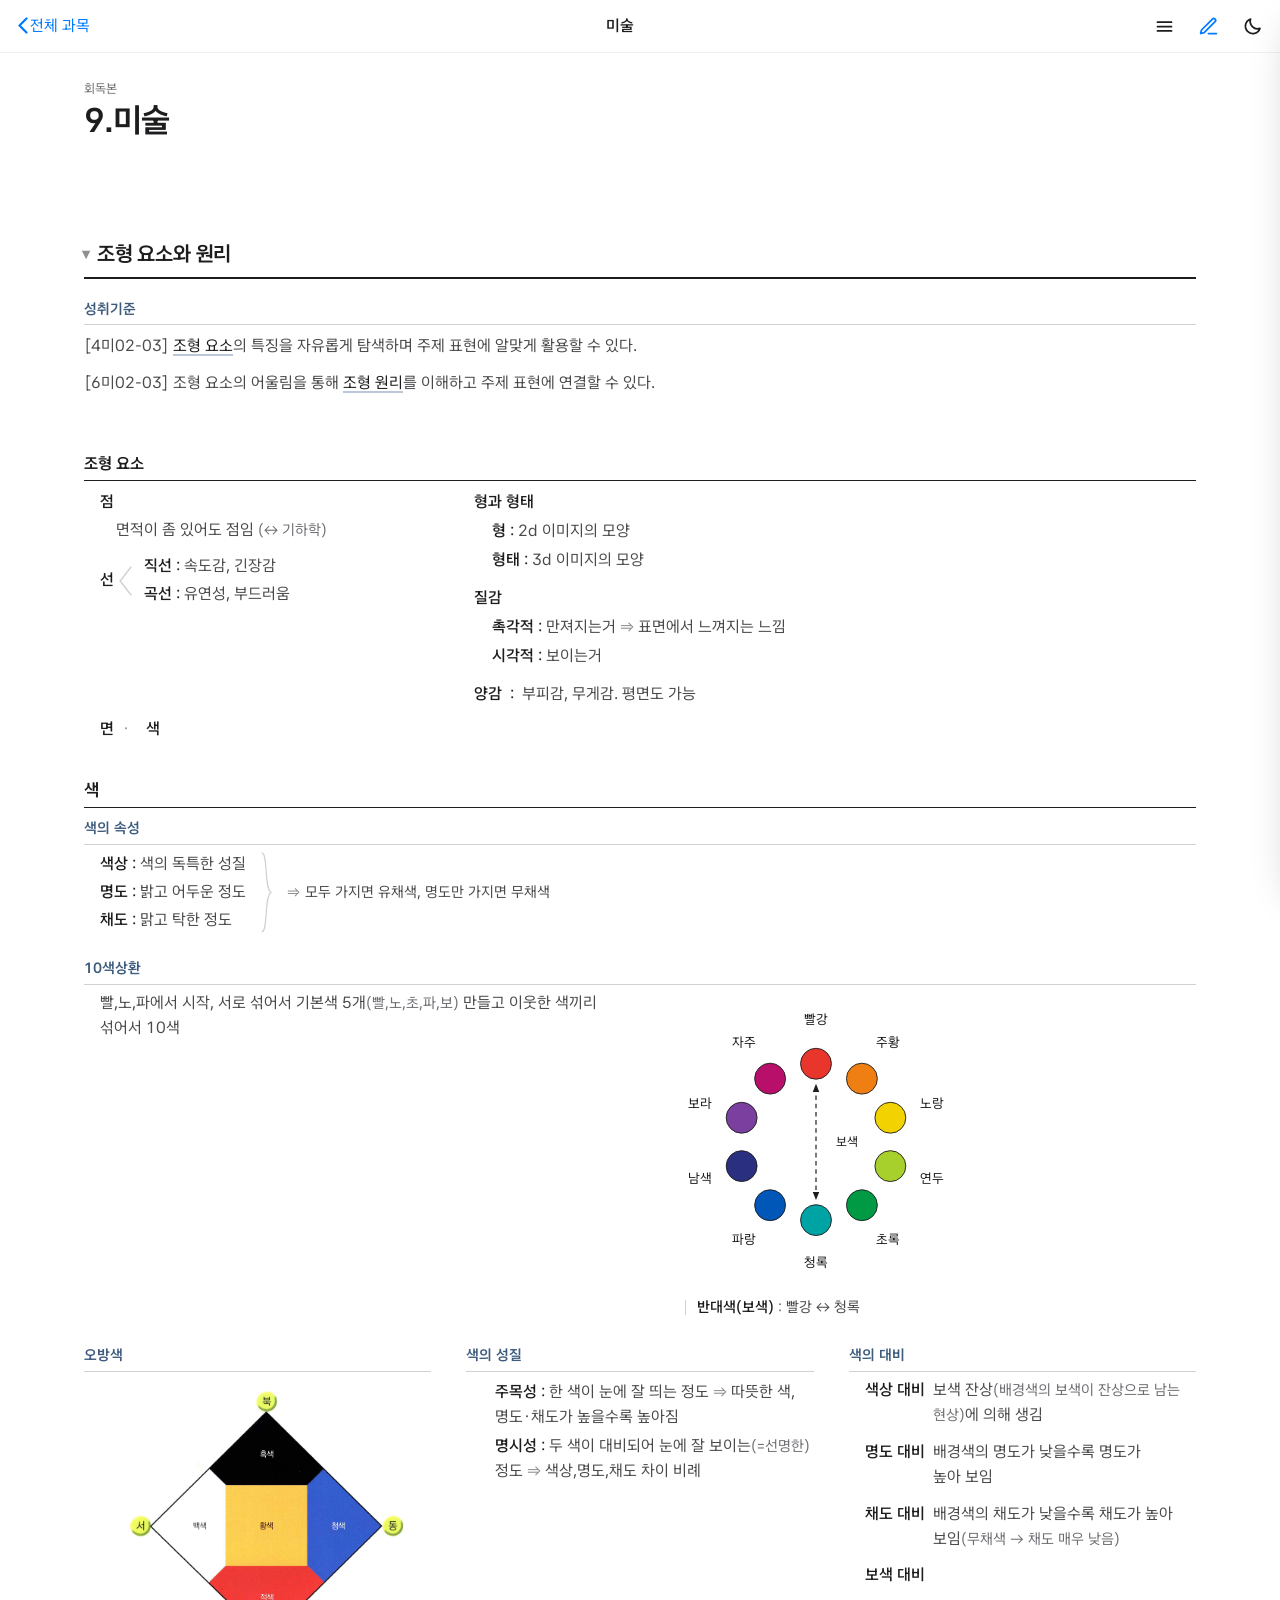
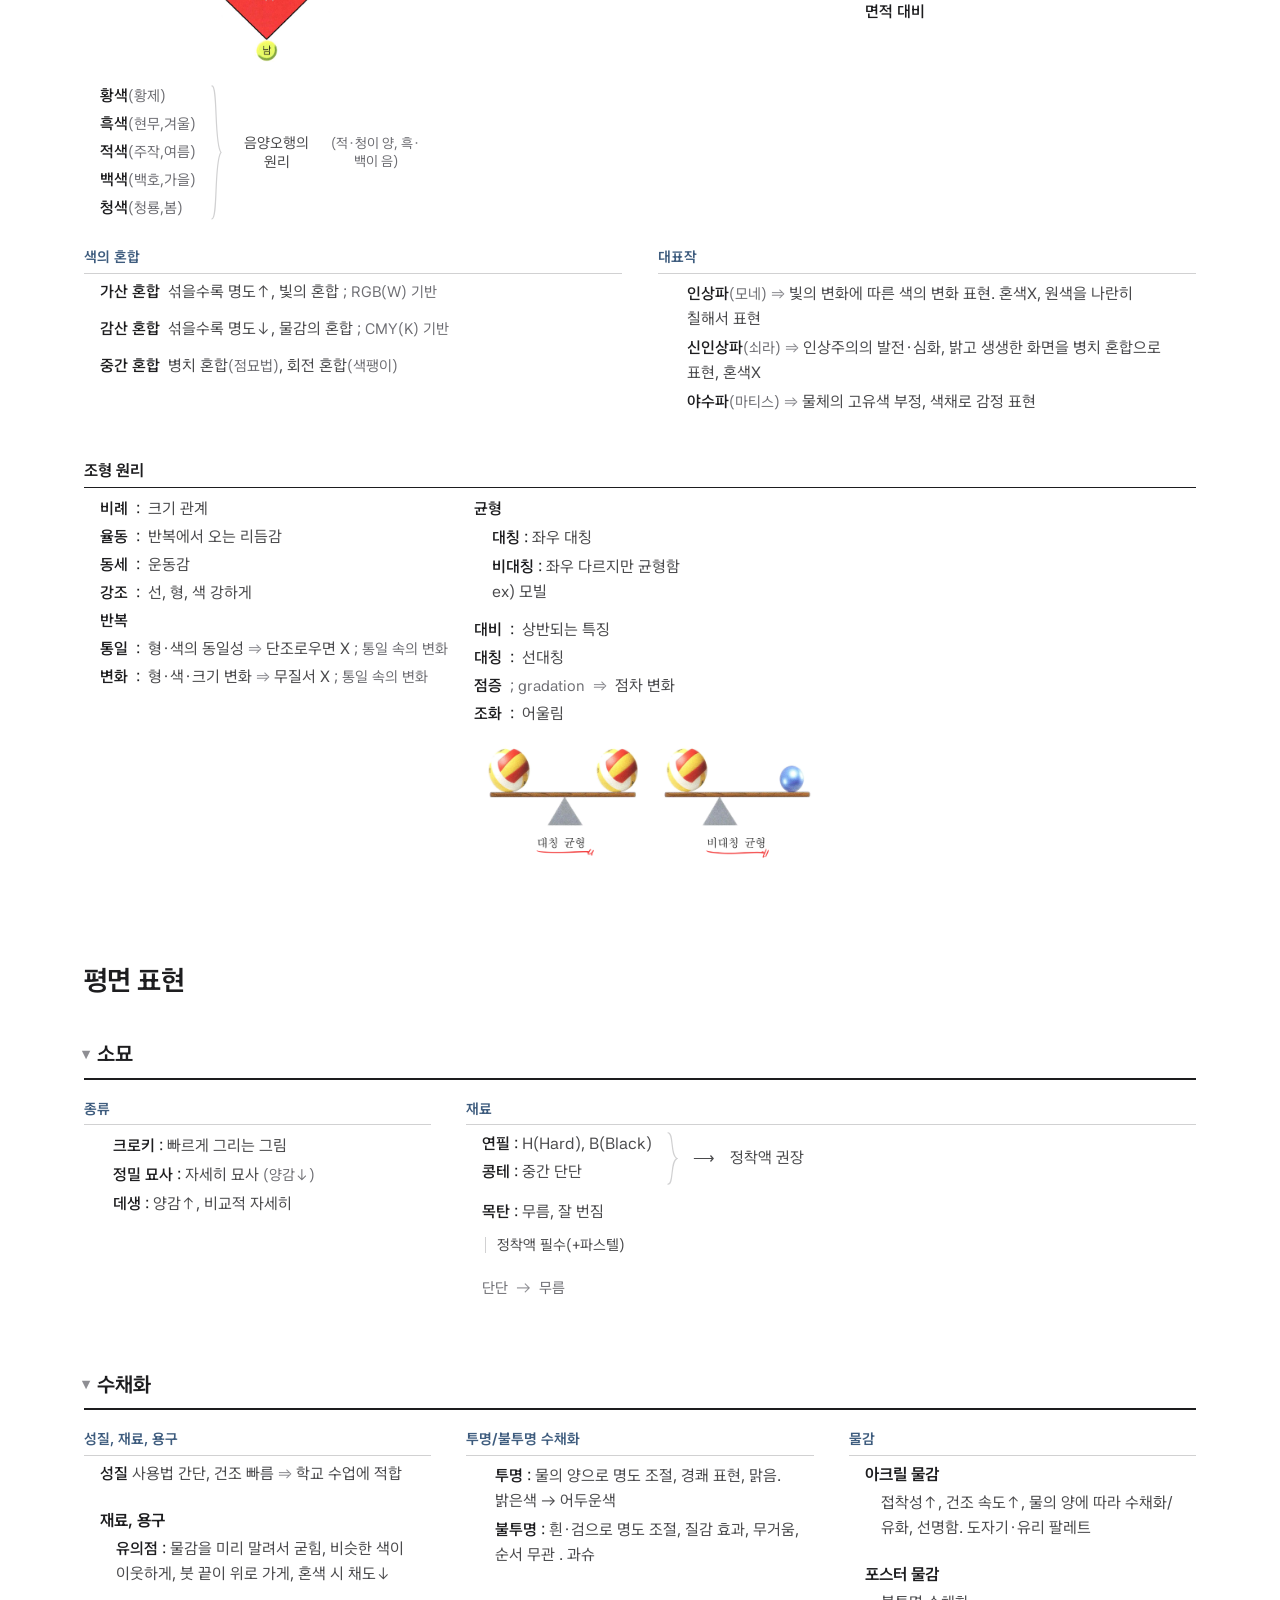
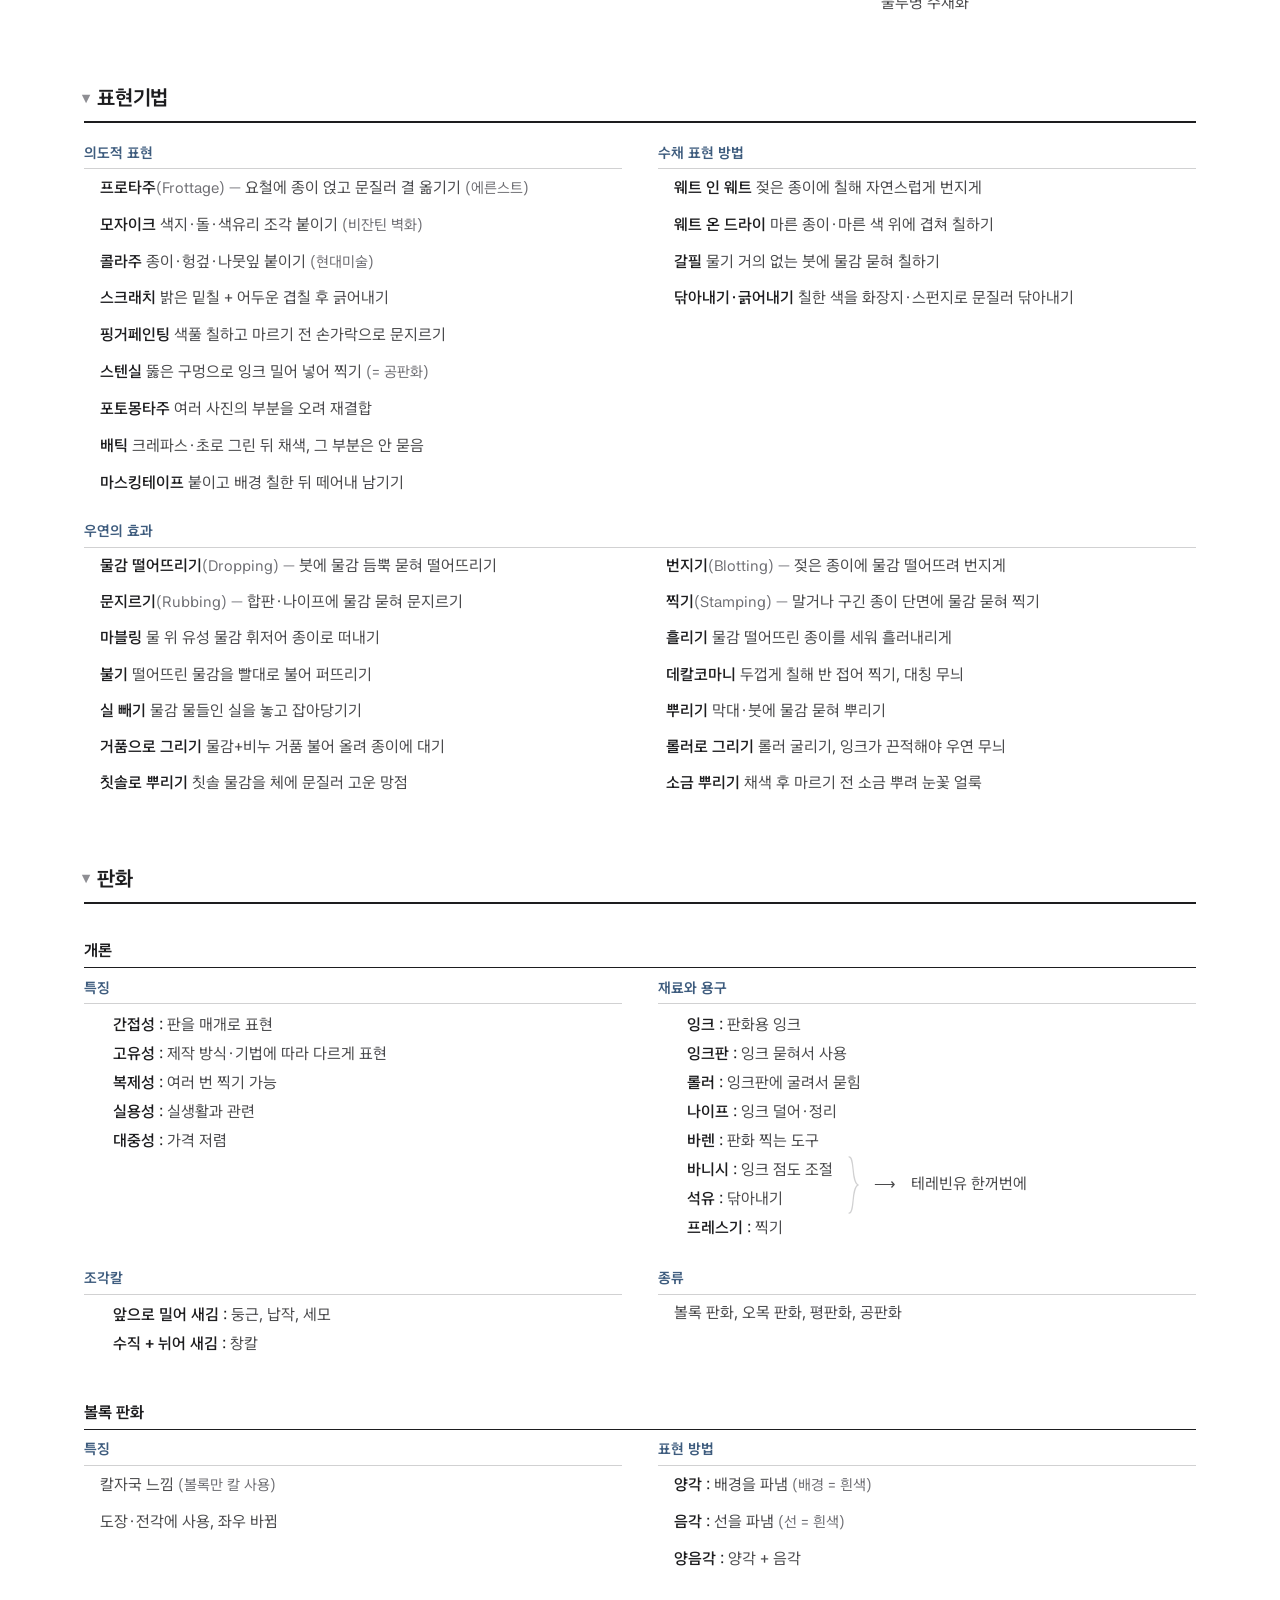
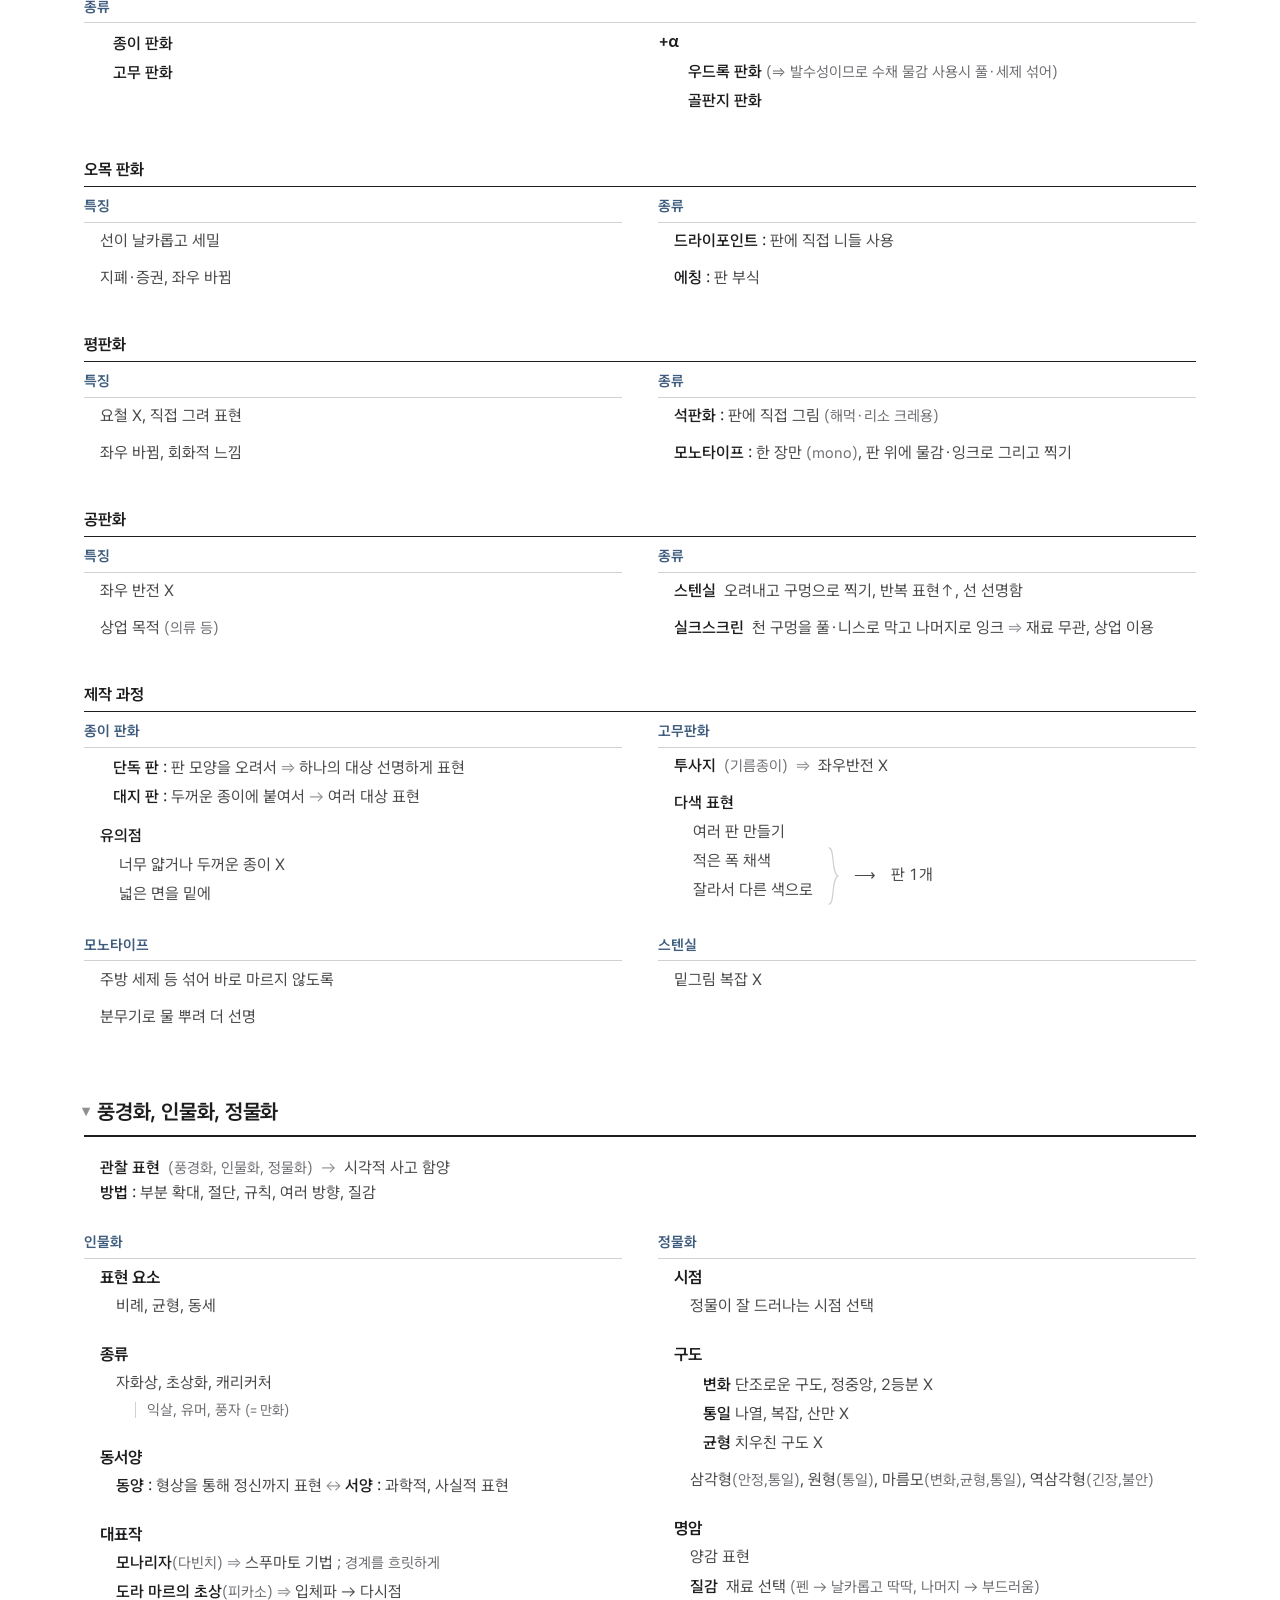
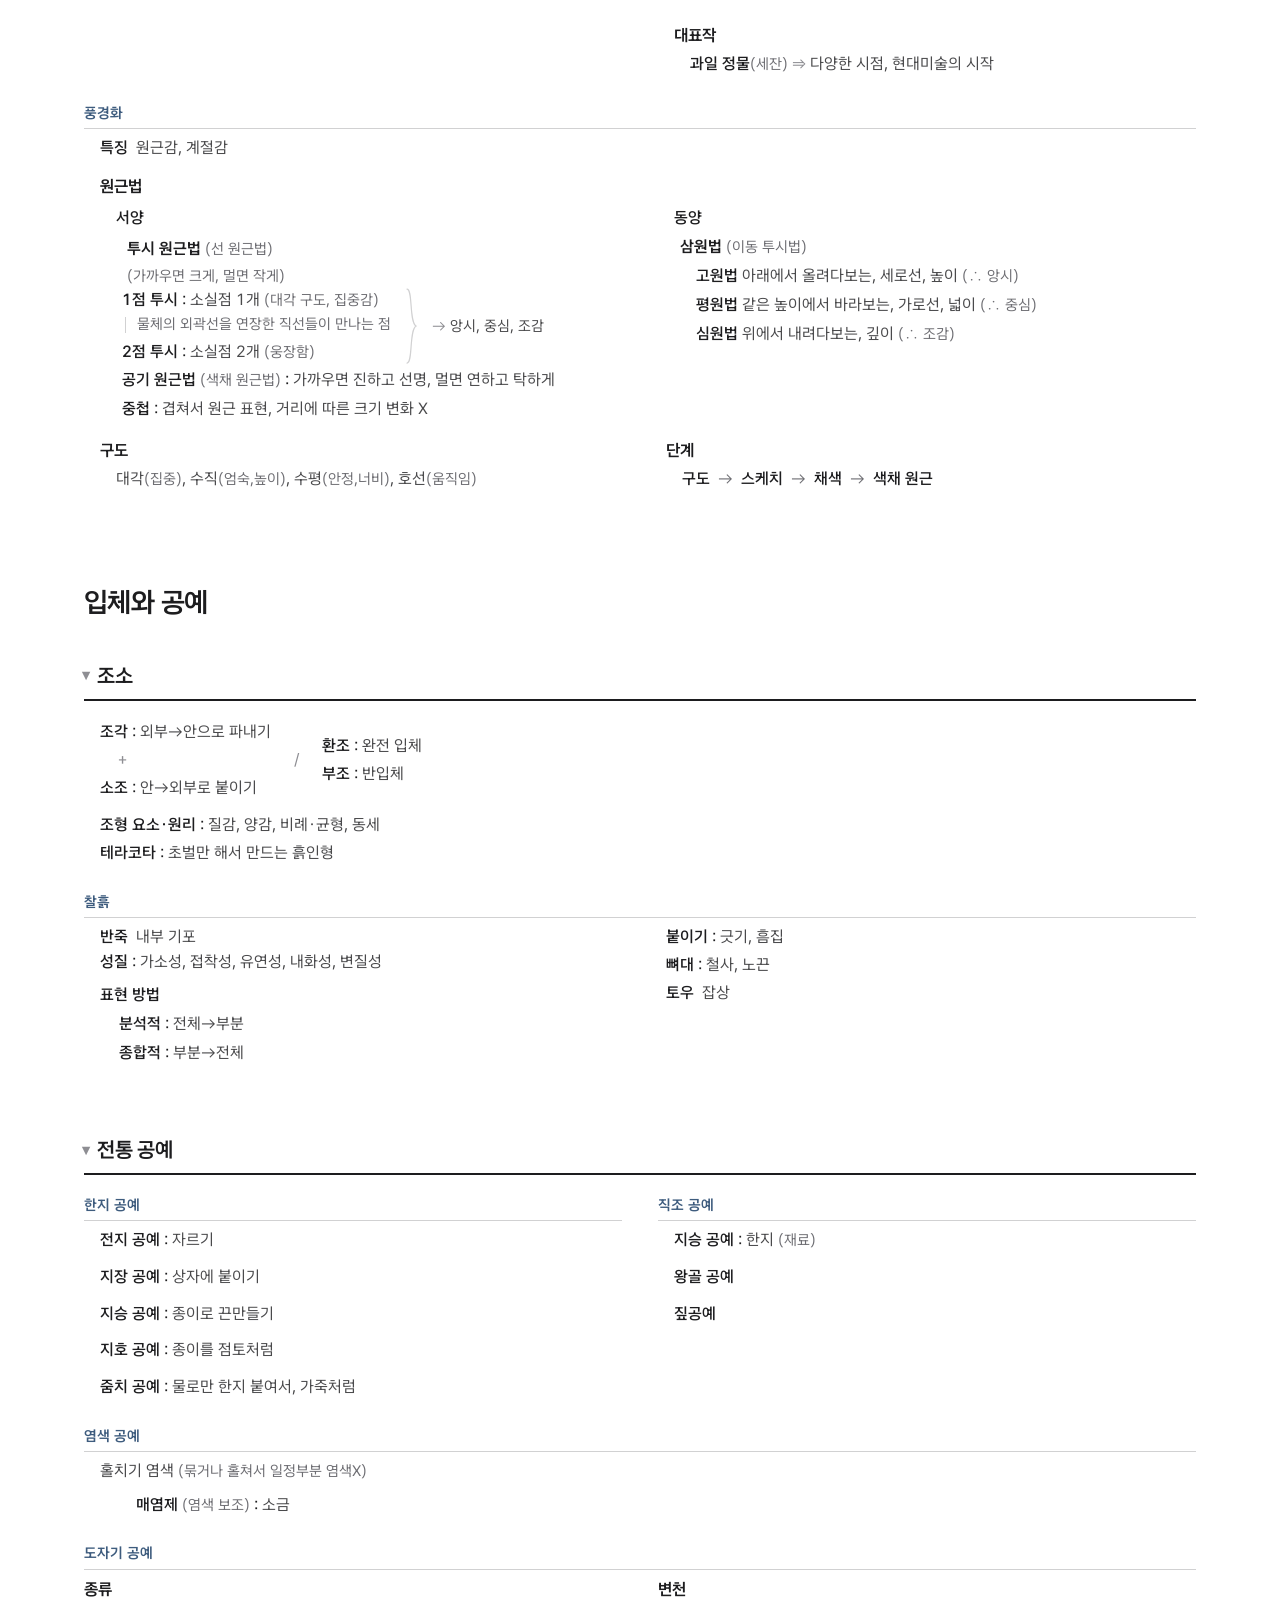
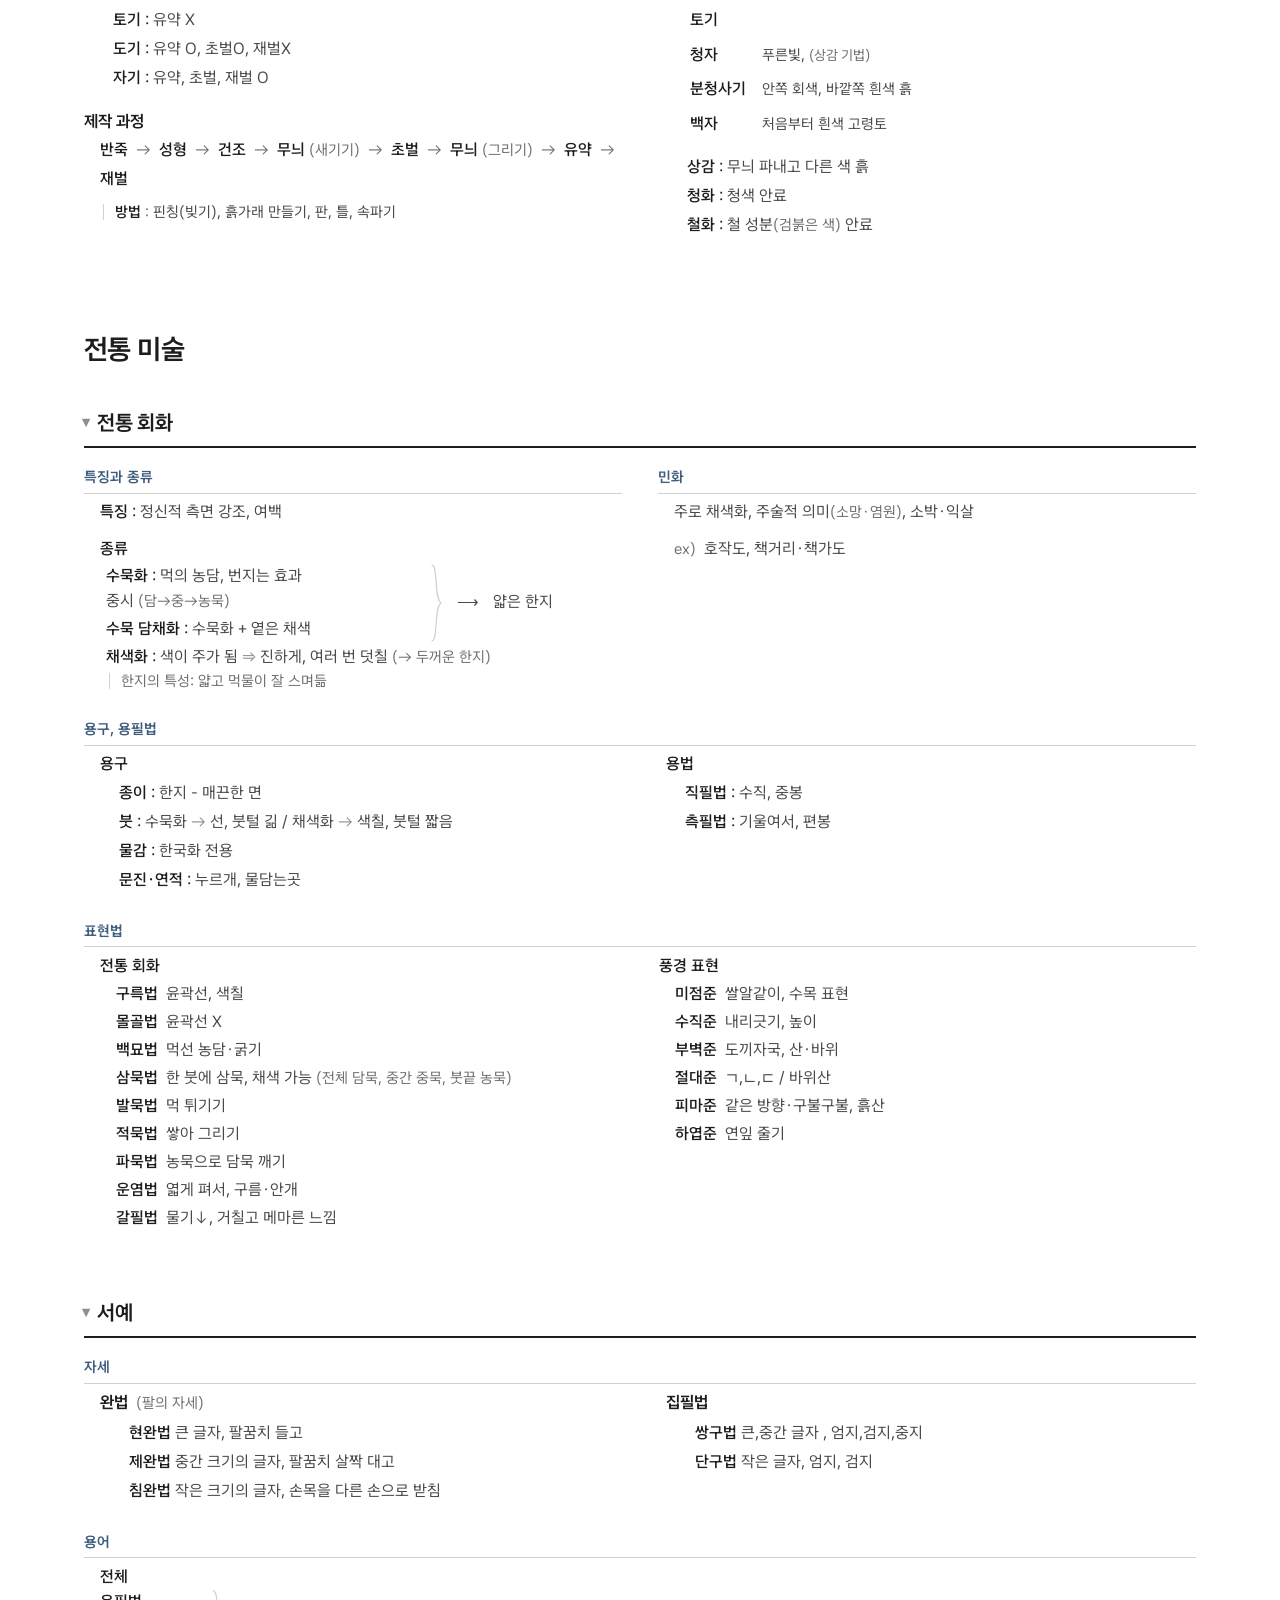
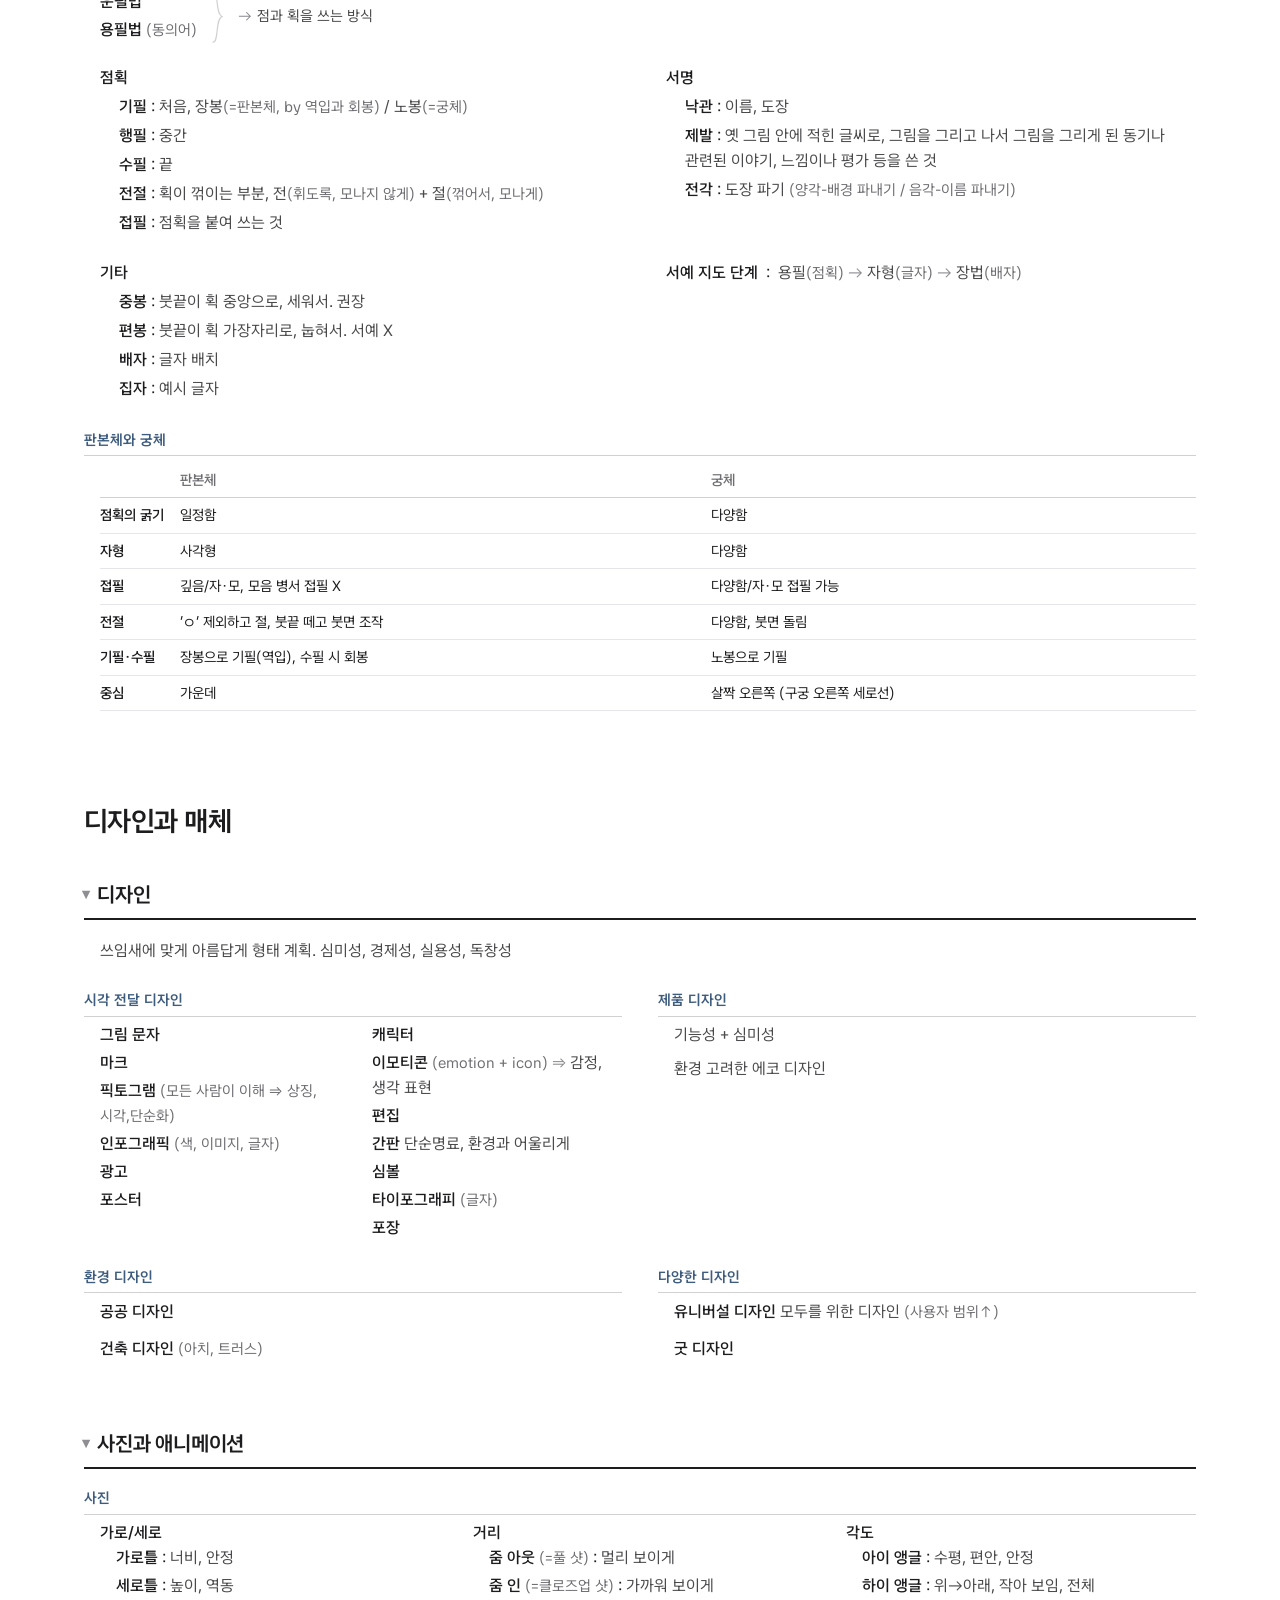
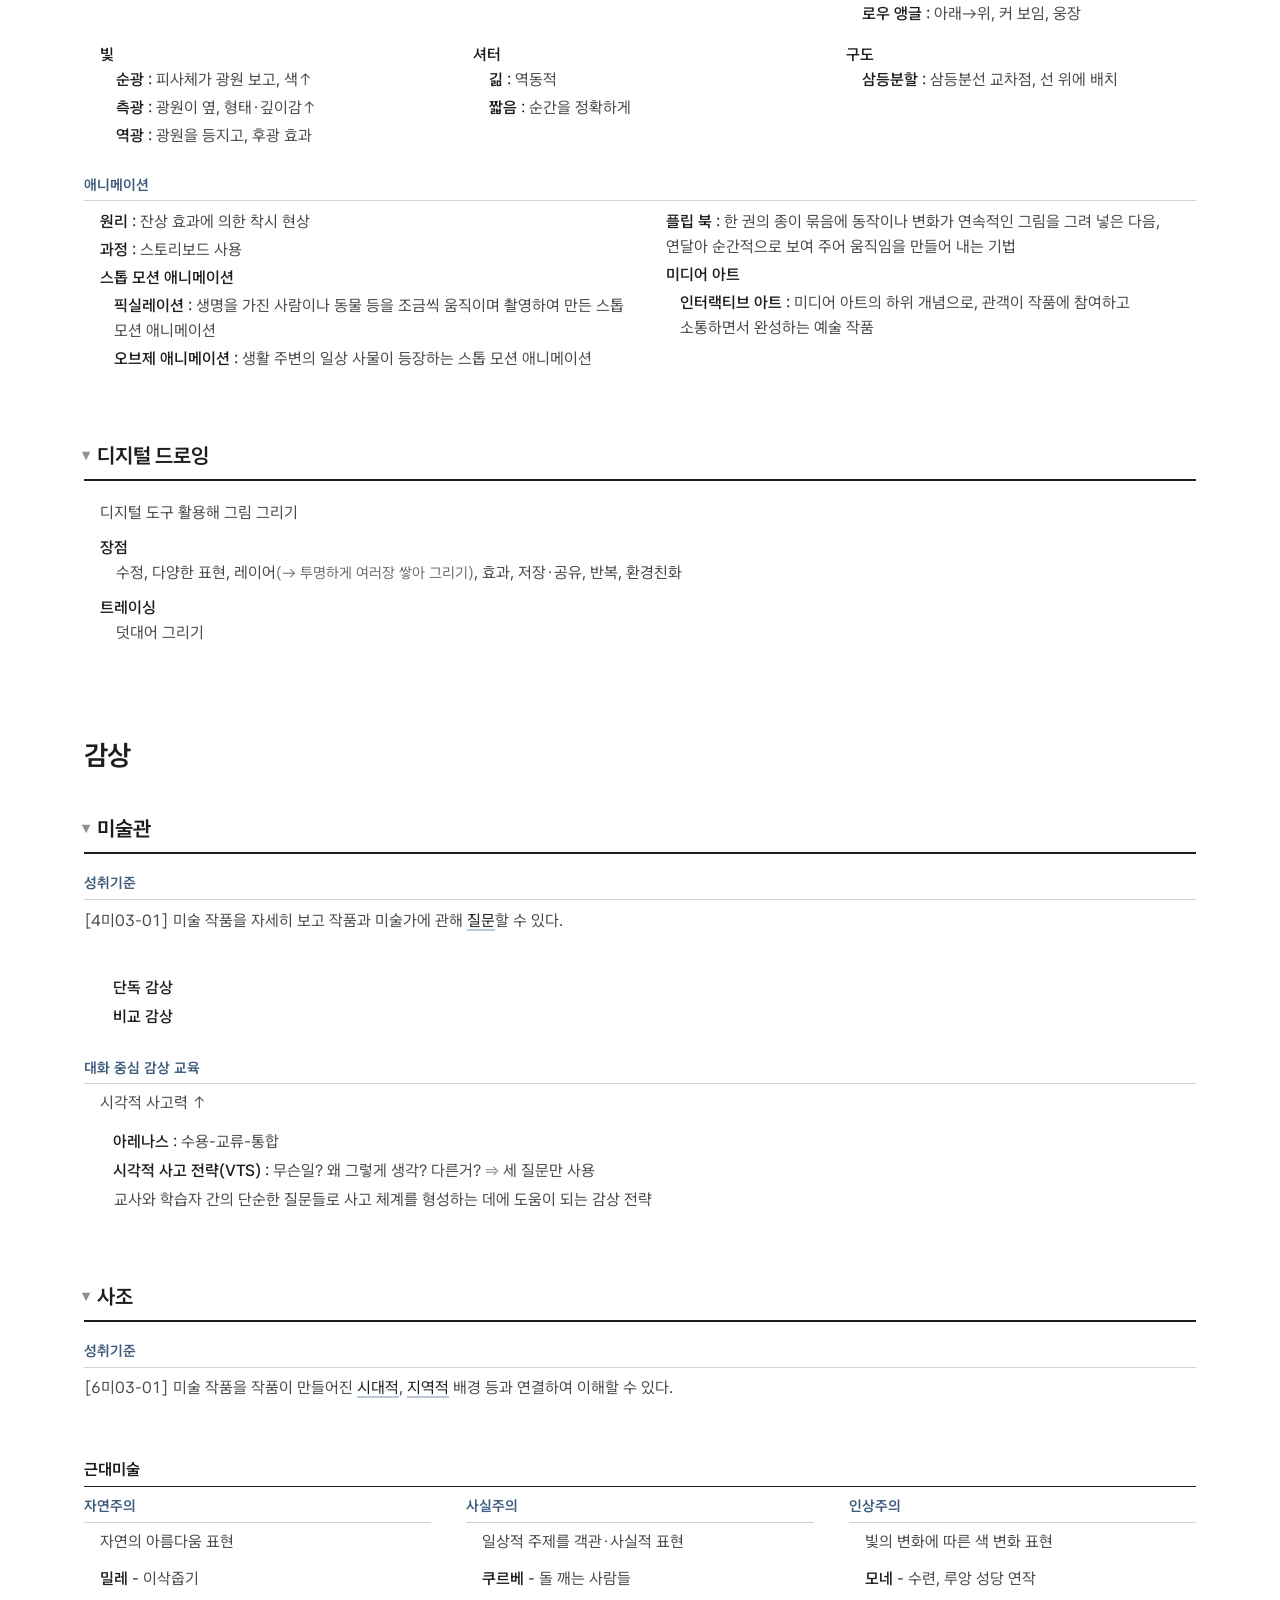
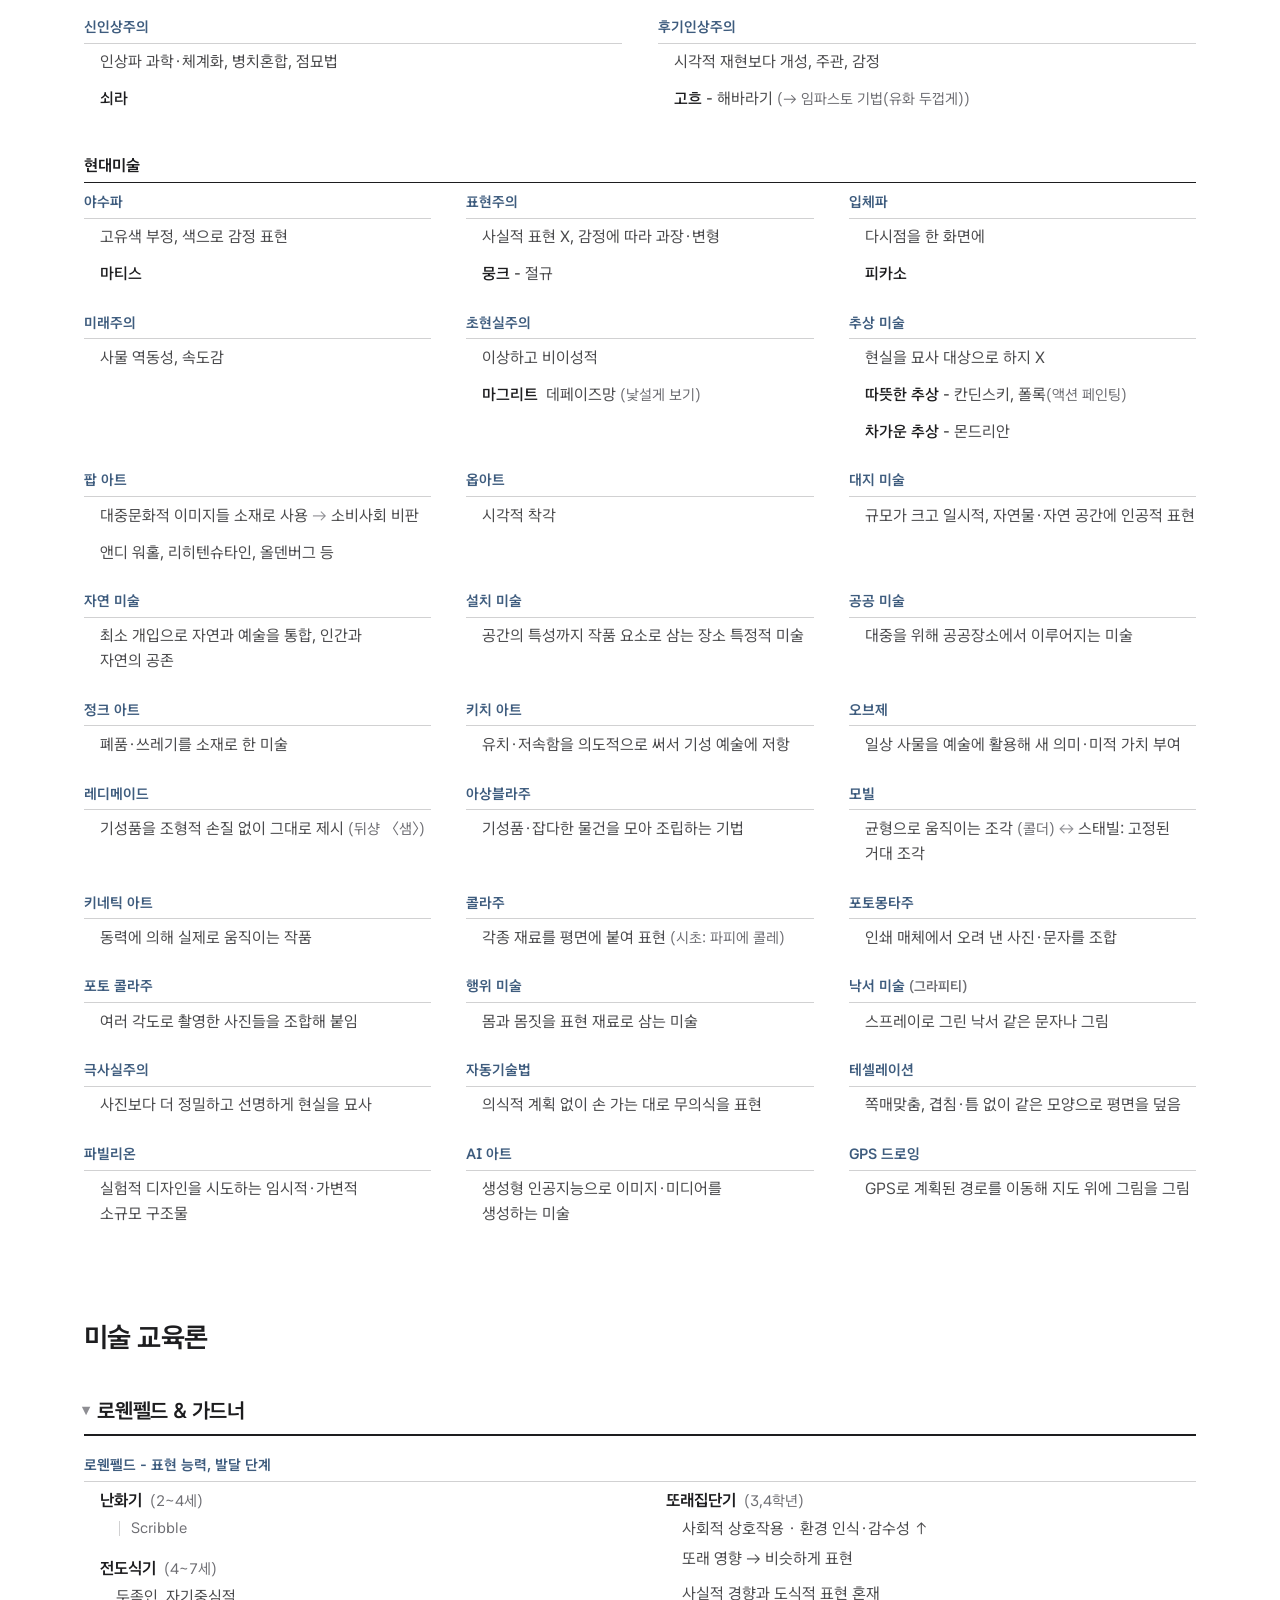
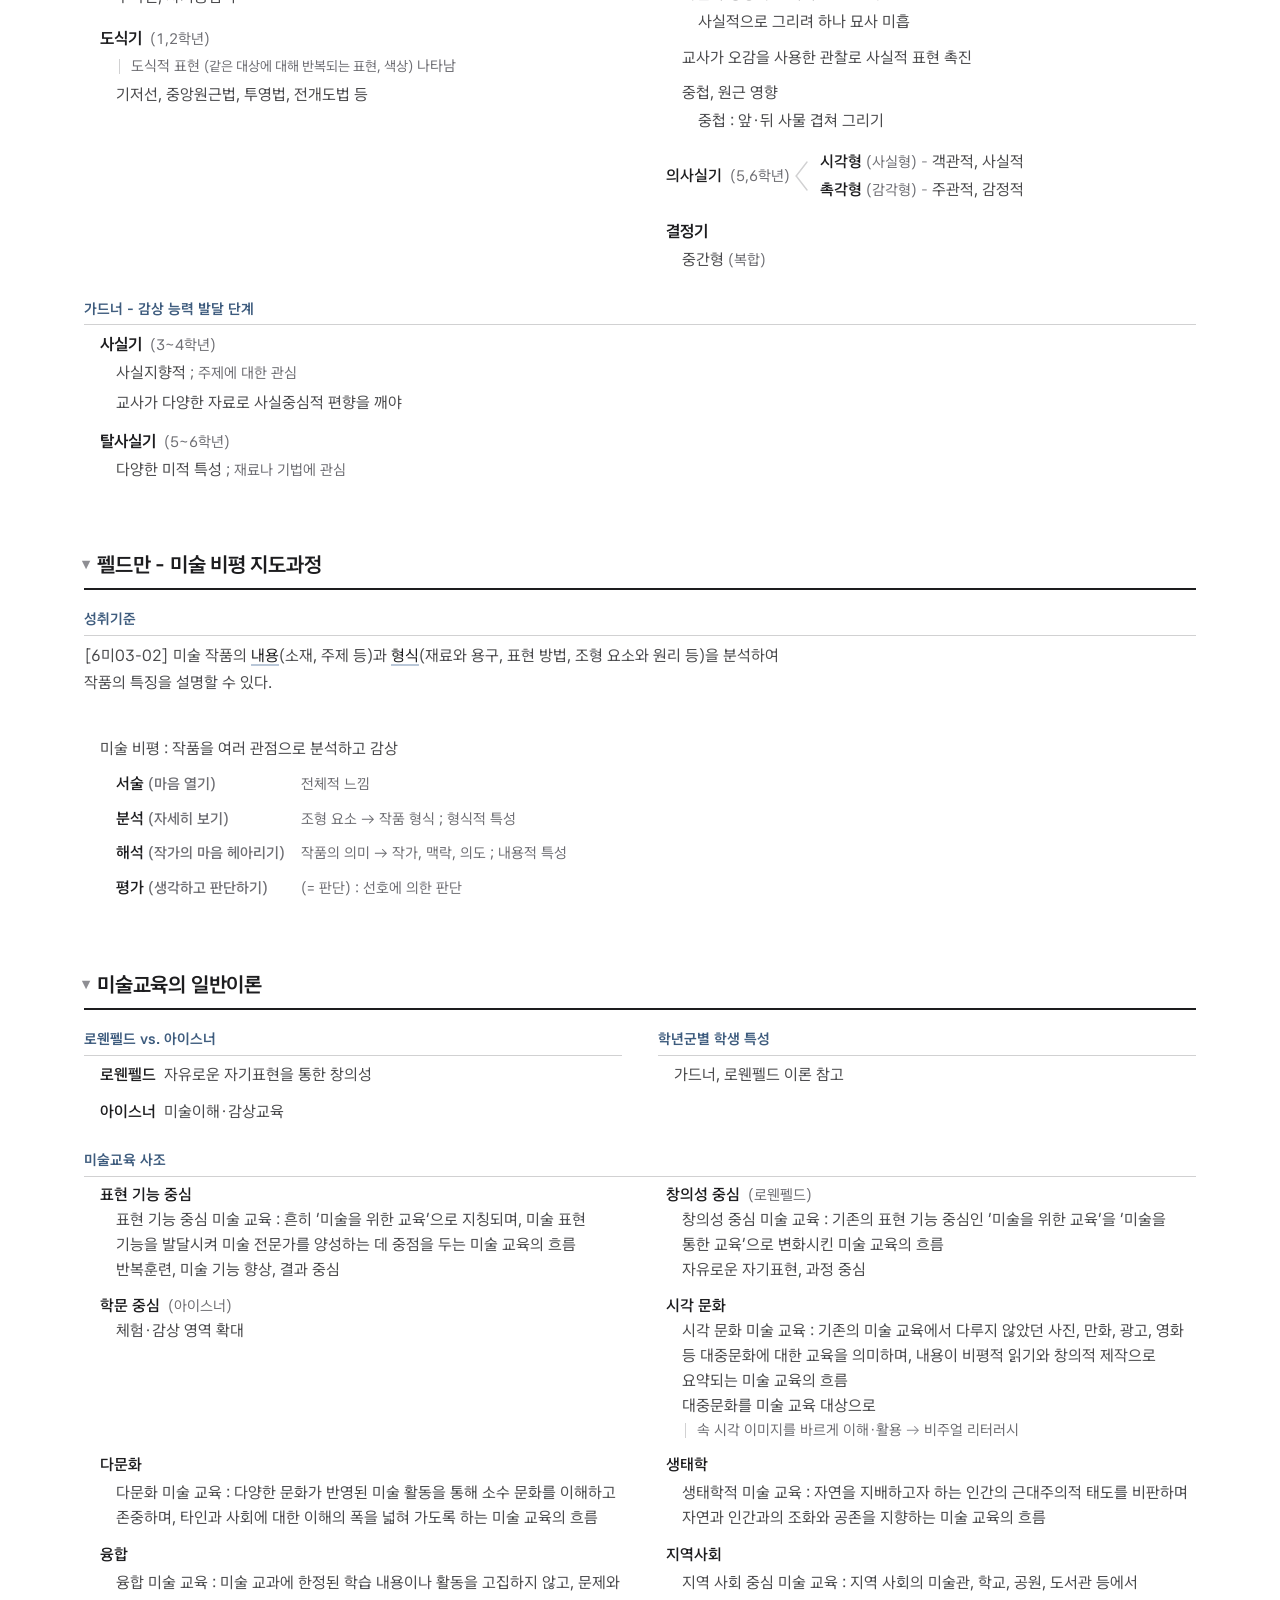
<file: 9.미술.html>
<!doctype html>
<meta charset="utf-8">
<meta name="viewport" content="width=device-width, initial-scale=1">
<title>미술 · 초등 임용 정리 노트</title><link rel="icon" href="icon.svg" type="image/svg+xml"><meta name="description" content="초등 임용 미술 정리 노트 — 과목 개념을 한 판에 정리"><meta property="og:type" content="website"><meta property="og:site_name" content="초등 임용 정리 노트"><meta property="og:title" content="미술 · 초등 임용 정리 노트"><meta property="og:description" content="초등 임용 미술 정리 노트 — 과목 개념을 한 판에 정리"><meta property="og:url" content="https://somnium1357.github.io/review-notes/9.%EB%AF%B8%EC%88%A0.html">
<link rel="stylesheet" href="kit.css?v=151d3b7f">
<script>document.documentElement.classList.add("v2")</script>
<link rel="preconnect" href="https://fonts.googleapis.com"><link rel="preconnect" href="https://fonts.gstatic.com" crossorigin>
<link rel="stylesheet" href="https://fonts.googleapis.com/css2?family=42dot+Sans:wght@400;500;600;700&display=swap">
<script>window.PAN_ROLE={"로웬펠드_&_가드너": "절", "1)_로웬펠드_-_표현_능력,_발달_단계": "칸", "2)_가드너_-_감상_능력_발달_단계": "칸", "조형_요소와_원리__2": "절", "1._조형_요소": "머리줄", "2._조형_원리": "머리줄", "사진과_애니메이션": "절", "1._사진": "칸", "2._애니메이션": "칸", "조소": "절", "1._조소": "숨김", "2._찰흙": "칸", "전통_공예": "절", "1._한지_공예": "칸", "2._직조_공예": "칸", "3._염색_공예": "칸", "4._도자기_공예": "칸", "색": "머리줄", "1._색의_속성": "칸", "2._10색상환": "칸", "3._오방색": "칸", "4._색의_성질": "칸", "5._색의_대비": "칸", "6._색의_혼합": "칸", "7._대표작": "칸", "풍경화,_인물화,_정물화": "절", "1._풍경화": "칸", "2._인물화": "칸", "3._정물화": "칸", "수채화": "절", "1._성질,_재료,_용구": "칸", "2._투명/불투명_수채화": "칸", "3._물감": "칸", "디자인": "절", "1._시각_전달_디자인": "칸", "2._제품_디자인": "칸", "3._환경_디자인": "칸", "4._다양한_디자인": "칸", "디지털_드로잉": "절", "서예": "절", "1._자세": "칸", "2._용어": "칸", "3._판본체와_궁체": "칸", "표현기법": "절", "1._우연의_효과": "칸", "2._의도적_표현": "칸", "3._수채_표현_방법": "칸", "판화": "절", "1._개론": "머리줄", "1)_특징": "칸", "2)_재료와_용구": "칸", "3)_조각칼": "칸", "4)_종류": "칸", "2._볼록_판화": "머리줄", "1)_특징__2": "칸", "2)_표현_방법": "칸", "3)_종류": "칸", "3._오목_판화": "머리줄", "1)_특징__3": "칸", "2)_종류": "칸", "4._평판화": "머리줄", "1)_특징__4": "칸", "2)_종류__2": "칸", "5._공판화": "머리줄", "1)_특징__5": "칸", "2)_종류__3": "칸", "6._제작_과정": "머리줄", "1)_종이_판화": "칸", "2)_고무판화": "칸", "3)_모노타이프": "칸", "4)_스텐실": "칸", "전통_회화": "절", "1._특징과_종류": "칸", "2._민화": "칸", "3._용구,_용필법": "칸", "4._표현법": "칸", "소묘": "절", "1._종류": "칸", "2._재료": "칸", "미술관": "절", "1._대화_중심_감상_교육": "칸", "사조": "절", "1._근대미술": "머리줄", "1)_자연주의": "칸", "2)_사실주의": "칸", "3)_인상주의": "칸", "4)_신인상주의": "칸", "5)_후기인상주의": "칸", "2._현대미술": "머리줄", "1)_야수파": "칸", "2)_표현주의": "칸", "3)_입체파": "칸", "4)_미래주의": "칸", "5)_초현실주의": "칸", "6)_추상_미술": "칸", "7)_팝_아트": "칸", "8)_옵아트": "칸", "10_대지_미술": "칸", "11_자연_미술": "칸", "12_설치_미술": "칸", "13_공공_미술": "칸", "14_정크_아트": "칸", "15_키치_아트": "칸", "16_오브제": "칸", "17_레디메이드": "칸", "18_아상블라주": "칸", "19_모빌": "칸", "20_키네틱_아트": "칸", "21_콜라주": "칸", "22_포토몽타주": "칸", "23_포토_콜라주": "칸", "24_행위_미술": "칸", "25_낙서_미술_(그라피티)": "칸", "26_극사실주의": "칸", "27_자동기술법": "칸", "28_테셀레이션": "칸", "29_파빌리온": "칸", "30_AI_아트": "칸", "31_GPS_드로잉": "칸", "미술교육의_일반이론": "절", "1._로웬펠드_vs._아이스너": "칸", "2._학년군별_학생_특성": "칸", "3._미술교육_사조": "칸", "미술_수업모형": "절", "1._직접_교수법": "칸", "2._반응_중심_학습법": "칸", "3._창의적_문제_해결법": "칸", "4._귀납적_사고법": "칸", "5._기타": "칸", "2022_개정_교육과정_-_교육과정_설계의_개요": "절", "미술과_교과_역량": "칸", "미술과_영역": "칸", "2022_개정_교육과정_-_성격_및_목표": "절", "목표": "칸", "2022_개정_교육과정_-_내용_체계": "절", "핵심_아이디어_—_영역_매칭": "칸", "미적_체험_—_지식·이해_3~4학년군": "숨김", "미적_체험_—_지식·이해_5~6학년군": "숨김", "미적_체험_—_과정·기능_3~4학년군": "숨김", "미적_체험_—_과정·기능_5~6학년군": "숨김", "미적_체험_—_가치·태도_3~4학년군": "숨김", "미적_체험_—_가치·태도_5~6학년군": "숨김", "표현_—_지식·이해_3~4학년군": "숨김", "표현_—_지식·이해_5~6학년군": "숨김", "표현_—_과정·기능_3~4학년군": "숨김", "표현_—_과정·기능_5~6학년군": "숨김", "표현_—_가치·태도_3~4학년군": "숨김", "표현_—_가치·태도_5~6학년군": "숨김", "감상_—_지식·이해_3~4학년군": "숨김", "감상_—_지식·이해_5~6학년군": "숨김", "감상_—_과정·기능_3~4학년군": "숨김", "감상_—_과정·기능_5~6학년군": "숨김", "감상_—_가치·태도_3~4학년군": "숨김", "감상_—_가치·태도_5~6학년군": "숨김", "핵심_아이디어의_구조_(미적_체험_—_손글씨_라벨)": "칸", "2022_개정_교육과정_-_성취기준": "절", "미적_체험_3~4학년군": "칸", "표현_3~4학년군": "칸", "감상_3~4학년군": "칸", "미적_체험_5~6학년군": "칸", "표현_5~6학년군": "칸", "감상_5~6학년군": "칸", "작품의_내용": "안", "작품의_형식": "안", "2022_개정_교육과정_-_교수·학습_및_평가": "절", "교수·학습_방법": "글칸", "미술_교육론_-_미술과_평가_방법": "절", "미술_교육론_-_펠드만_-_미술_비평_지도과정": "절", "미적_체험": "머리줄", "지식·이해": "숨김", "과정·기능": "숨김", "가치·태도": "숨김", "표현": "머리줄", "지식·이해__2": "숨김", "과정·기능__2": "숨김", "가치·태도__2": "숨김", "감상__2": "머리줄", "지식·이해__3": "숨김", "과정·기능__3": "숨김", "가치·태도__3": "숨김", "3~4학년군": "머리줄", "5~6학년군": "머리줄", "성취_조형_요소와_원리": "글칸", "성취_미술관": "글칸", "성취_사조": "글칸", "성취_미술_비평": "글칸"}</script>

<style>

.wrap{width:min(100%,1160px);max-width:none;margin:0 auto;padding:76px clamp(16px,2.5vw,24px) 90px;}
p.note,p.sub{max-width:46em;}

.pg{margin:0;}
.foot{margin-top:40px;padding-top:18px;font-size:13px;}
.foot a{color:var(--sec);}
</style>
<div class="layout">
<aside class="sidebar"><div class="toc-view"><div class="tochead"><a class="toc-switch" href="index.html">← 목록</a><b>9.미술</b></div><details class="tgrp" open><summary><a class="gh" href="#조형_요소와_원리">조형 요소와 원리</a></summary><nav class="tnav"><a href="#조형_요소">조형 요소</a><a href="#조형_원리">조형 원리</a></nav></details><details class="tgrp" open><summary><a class="gh" href="#평면_표현">평면 표현</a></summary><nav class="tnav"><a href="#소묘">소묘</a><a href="#수채화">수채화</a><a href="#표현_기법">표현 기법</a><a href="#판화">판화</a><a href="#관찰_표현">관찰 표현</a></nav></details><details class="tgrp" open><summary><a class="gh" href="#입체와_공예">입체와 공예</a></summary><nav class="tnav"><a href="#조소">조소</a><a href="#전통_공예">전통 공예</a></nav></details><details class="tgrp" open><summary><a class="gh" href="#전통_미술">전통 미술</a></summary><nav class="tnav"><a href="#전통_회화">전통 회화</a><a href="#서예">서예</a></nav></details><details class="tgrp" open><summary><a class="gh" href="#디자인과_매체">디자인과 매체</a></summary><nav class="tnav"><a href="#디자인">디자인</a><a href="#사진과_애니메이션">사진과 애니메이션</a><a href="#디지털_드로잉">디지털 드로잉</a></nav></details><details class="tgrp" open><summary><a class="gh" href="#감상">감상</a></summary><nav class="tnav"><a href="#미술관">미술관</a><a href="#사조">사조</a></nav></details><details class="tgrp" open><summary><a class="gh" href="#미술_교육론">미술 교육론</a></summary><nav class="tnav"><a href="#로웬펠드_&amp;amp;_가드너">로웬펠드 &amp; 가드너</a><a href="#미술_교육론_-_펠드만_-_미술_비평_지도과정">펠드만 - 미술 비평 지도과정</a><a href="#미술교육의_일반이론">미술교육의 일반이론</a><a href="#미술_수업모형">미술 수업모형</a><a href="#미술_교육론_-_미술과_평가_방법">미술과 평가 방법</a></nav></details><details class="tgrp" open><summary><a class="gh" href="#2022_개정_교육과정">2022 개정 교육과정</a></summary><nav class="tnav"><a href="#2022_개정_교육과정_-_교육과정_설계의_개요">교육과정 설계의 개요</a><a href="#2022_개정_교육과정_-_성격_및_목표">성격 및 목표</a><a href="#2022_개정_교육과정_-_내용_체계">내용 체계</a><a href="#2022_개정_교육과정_-_성취기준">성취기준</a><a href="#2022_개정_교육과정_-_교수·학습_및_평가">교수·학습 및 평가</a></nav></details></div><div class="list-view" hidden><div class="tochead"><a class="toc-back" href="#">← 목차</a><b>과목</b></div><nav class="tnav"><a href="1.국어.html">1.국어</a><a href="2.수학.html">2.수학</a><a href="3.영어.html">3.영어</a><a href="4.사회.html">4.사회</a><a href="5.도덕.html">5.도덕</a><a href="6.과학.html">6.과학</a><a href="7.체육.html">7.체육</a><a href="8.음악.html">8.음악</a><a href="9.미술.html" class="cur">9.미술</a><a href="10.실과.html">10.실과</a><a href="11.통합교과.html">11.통합교과</a><a href="13.총창.html">13.총창</a></nav></div></aside>
<main class="wrap">
<p class="eyebrow">회독본</p>
<h1>9.미술</h1>

<section class="pg" id="p02">
<a id="조형_요소와_원리"></a>
<h2 id="조형_요소와_원리__2">조형 요소와 원리</h2>

<h4 id="성취_조형_요소와_원리">성취기준</h4>
<div class="prose" style="margin-bottom:.9em"><p class="std">[4미02-03] <span class="key">조형 요소</span>의 특징을 자유롭게 탐색하며 주제 표현에 알맞게 활용할 수 있다.</p><p class="std">[6미02-03] 조형 요소의 어울림을 통해 <span class="key">조형 원리</span>를 이해하고 주제 표현에 연결할 수 있다.</p></div>

<h3 id="1._조형_요소"><a id="조형_요소"></a><span class="num">1.</span> 조형 요소</h3>
<div class="ind">
<div class="cols n2 fit">
  <div class="stack">
    <div class="row"><span class="num">1)</span><span class="term">점</span></div>
    <div class="ind"><div class="row"><span class="mk">⇒</span><span class="desc">면적이 좀 있어도 점임 <span class="quiet">(↔ 기하학)</span></span></div></div>

    <div class="branch" style="margin-top:8px">
    <div class="row"><span class="num">2)</span><span class="term">선</span></div>
    <div class="fork"><div class="mkf">
     <svg class="a1" viewBox="0 0 10 100" preserveAspectRatio="none" fill="none"><line x1="10" y1="0" x2="1" y2="100" stroke="currentColor" stroke-width="1.4" vector-effect="non-scaling-stroke" stroke-linecap="round"/></svg>
     <svg class="a2" viewBox="0 0 10 100" preserveAspectRatio="none" fill="none"><line x1="1" y1="0" x2="10" y2="100" stroke="currentColor" stroke-width="1.4" vector-effect="non-scaling-stroke" stroke-linecap="round"/></svg>
    </div><div class="stack">
      <div><span class="term">직선</span> : <span class="desc">속도감, 긴장감</span></div>
      <div><span class="term">곡선</span> : <span class="desc">유연성, 부드러움</span></div>
    </div></div>
    </div>

    <div class="row" style="margin-top:8px"><span class="num">3)</span><span class="term">면</span></div>
  </div>

  <div class="stack">
    <div class="branch">
      <div class="row"><span class="num">4)</span><span class="term">형과 형태</span></div>
      <div class="bracket">
        <div><span class="term">형</span> : <span class="desc">2d 이미지의 모양</span></div>
        <div><span class="term">형태</span> : <span class="desc">3d 이미지의 모양</span></div>
      </div>
    </div>

    <div class="row" style="margin-top:8px"><span class="num">5)</span><span class="term">색</span></div>

    <div class="branch" style="margin-top:8px">
      <div class="row"><span class="num">6)</span><span class="term">질감</span></div>
      <div class="bracket">
        <div><span class="term">촉각적</span> : <span class="desc">만져지는거 <span class="mk">⇒</span> 표면에서 느껴지는 느낌</span></div>
        <div><span class="term">시각적</span> : <span class="desc">보이는거</span></div>
      </div>
    </div>

    <div class="row" style="margin-top:8px"><span class="num">7)</span><span class="term">양감</span> : <span class="desc">부피감, 무게감. 평면도 가능</span></div>
  </div>
</div>
</div>

<h2 id="색">색</h2>

<h3 id="1._색의_속성"><a id="색의_속성"></a><span class="num">1.</span> 색의 속성</h3>
<div class="ind">
<div class="wide"><div class="converge">
  <div class="stack">
    <div data-b="s"><span class="term">색상</span> : <span class="desc">색의 독특한 성질</span></div>
    <div><span class="term">명도</span> : <span class="desc">밝고 어두운 정도</span></div>
    <div data-b="e"><span class="term">채도</span> : <span class="desc">맑고 탁한 정도</span></div>
  </div>
  <svg width="11" height="84" viewBox="0 0 11 70" fill="none" aria-hidden="true"><path d="M1 1C7 1 3 31 10 35C3 39 7 69 1 69" stroke="currentColor" stroke-width="1.2" stroke-linecap="round"/></svg>
  <div class="link"><span class="mk">⇒</span> 모두 가지면 유채색, 명도만 가지면 무채색</div>
</div></div>
</div>

<h3 id="2._10색상환"><a id="10색상환"></a><span class="num">2.</span> 10색상환</h3>
<div class="ind">
<div class="row"><span class="mk">⇒</span><span class="desc">빨,노,파에서 시작, 서로 섞어서 기본색 5개<span class="quiet">(빨,노,초,파,보)</span> 만들고 이웃한 색끼리 섞어서 10색</span></div>

<div style="width:min(100%,300px)"><figure class="fig" role="img" aria-label="10색상환 — 빨강·주황·노랑·연두·초록·청록·파랑·남색·보라·자주가 시계 방향으로 원형 배치되고, 빨강과 청록을 원의 중심을 지나 잇는 보색 화살표"><svg xmlns="http://www.w3.org/2000/svg" viewBox="0 0 330 310" width="430" height="404">
  <g stroke="currentColor" stroke-width="1">
    <circle cx="165.0" cy="69.0" r="17" fill="#e8362d"/>
    <circle cx="215.5" cy="85.4" r="17" fill="#f07f13"/>
    <circle cx="246.8" cy="128.4" r="17" fill="#f2d200"/>
    <circle cx="246.8" cy="181.6" r="17" fill="#a7d02c"/>
    <circle cx="215.5" cy="224.6" r="17" fill="#009a44"/>
    <circle cx="165.0" cy="241.0" r="17" fill="#00a3a3"/>
    <circle cx="114.5" cy="224.6" r="17" fill="#0057b8"/>
    <circle cx="83.2" cy="181.6" r="17" fill="#2b2f7f"/>
    <circle cx="83.2" cy="128.4" r="17" fill="#7b3fa0"/>
    <circle cx="114.5" cy="85.4" r="17" fill="#b8106a"/>
  </g>
  <g class="ln" stroke="currentColor" stroke-width="1.3" stroke-dasharray="5 4"><line x1="165" y1="95" x2="165" y2="215"/></g>
  <path class="ah" fill="currentColor" d="M0,0 L-9,-3.6 L-9,3.6 Z" transform="translate(165.0,91.0) rotate(-90.0)"/>
  <path class="ah" fill="currentColor" d="M0,0 L-9,-3.6 L-9,3.6 Z" transform="translate(165.0,219.0) rotate(90.0)"/>
  <g class="tx" fill="currentColor" font-size="15" text-anchor="middle">
    <text x="165.0" y="25.0">빨강</text>
    <text x="243.8" y="50.6">주황</text>
    <text x="292.4" y="117.6">노랑</text>
    <text x="292.4" y="200.4">연두</text>
    <text x="243.8" y="267.4">초록</text>
    <text x="165.0" y="293.0">청록</text>
    <text x="86.2" y="267.4">파랑</text>
    <text x="37.6" y="200.4">남색</text>
    <text x="37.6" y="117.6">보라</text>
    <text x="86.2" y="50.6">자주</text>
    <text x="187" y="159" font-size="14" text-anchor="start">보색</text>
  </g>
</svg></figure></div>
<div class="ind"><div class="sub"><span class="term">반대색(보색)</span> : <span class="desc">빨강 ↔ 청록</span></div></div>
</div>

<h3 id="3._오방색"><a id="오방색"></a><span class="num">3.</span> 오방색</h3>
<div class="ind">
<figure class="fig"><img class="photo color" style="width:min(100%,480px)" src="도식/발췌_9.미술_오방색방위.png" alt="오방색 방위 배치 (교재 발췌) — 마름모 도해로 중앙 황색, 북 흑색, 남 적색, 서 백색, 동 청색"></figure>
<div class="wide"><div class="converge">
  <div class="stack">
    <div data-b="s"><span class="term">황색</span><span class="quiet">(황제)</span></div>
    <div><span class="term">흑색</span><span class="quiet">(현무,겨울)</span></div>
    <div><span class="term">적색</span><span class="quiet">(주작,여름)</span></div>
    <div><span class="term">백색</span><span class="quiet">(백호,가을)</span></div>
    <div data-b="e"><span class="term">청색</span><span class="quiet">(청룡,봄)</span></div>
  </div>
  <svg width="11" height="140" viewBox="0 0 11 70" fill="none" aria-hidden="true"><path d="M1 1C7 1 3 31 10 35C3 39 7 69 1 69" stroke="currentColor" stroke-width="1.2" stroke-linecap="round"/></svg>
  <div class="link">음양오행의 원리 <span class="quiet">(적·청이 양, 흑·백이 음)</span></div>
</div></div>
</div>

<h3 id="4._색의_성질"><a id="색의_성질"></a><span class="num">4.</span> 색의 성질</h3>
<div class="ind">
<div class="bracket">
  <div><span class="term">주목성</span> : <span class="desc">한 색이 눈에 잘 띄는 정도 <span class="mk">⇒</span> 따뜻한 색, 명도·채도가 높을수록 높아짐</span></div>
  <div><span class="term">명시성</span> : <span class="desc">두 색이 대비되어 눈에 잘 보이는<span class="quiet">(=선명한)</span> 정도 <span class="mk">⇒</span> 색상,명도,채도 차이 비례</span></div>
</div>
</div>

<h3 id="5._색의_대비"><a id="색의_대비"></a><span class="num">5.</span> 색의 대비</h3>
<div class="ind">

  <div class="stack">
    <div class="row"><span class="num">1)</span><span class="term">색상 대비</span> <span class="mk">⇒</span> <span class="desc">보색 잔상<span class="quiet">(배경색의 보색이 잔상으로 남는 현상)</span>에 의해 생김</span></div>
    <div class="row"><span class="num">2)</span><span class="term">명도 대비</span> <span class="mk">⇒</span> <span class="desc">배경색의 명도가 낮을수록 명도가 높아 보임</span></div>
    <div class="row"><span class="num">3)</span><span class="term">채도 대비</span> <span class="mk">⇒</span> <span class="desc">배경색의 채도가 낮을수록 채도가 높아 보임<span class="quiet">(무채색 → 채도 매우 낮음)</span></span></div>
    <div class="row"><span class="num">4)</span><span class="term">보색 대비</span></div>
    
    <div class="row"><span class="term">면적 대비</span></div>
</div>
</div>

<h3 id="6._색의_혼합"><a id="색의_혼합"></a><span class="num">6.</span> 색의 혼합</h3>
<div class="ind">
<div class="stack">
  <div class="row"><span class="num">1)</span><span class="term">가산 혼합</span> <span class="mk">⇒</span> <span class="desc">섞을수록 명도↑, 빛의 혼합 <span class="quiet">; RGB(W) 기반</span></span></div>
  <div class="row"><span class="num">2)</span><span class="term">감산 혼합</span> <span class="mk">⇒</span> <span class="desc">섞을수록 명도↓, 물감의 혼합 <span class="quiet">; CMY(K) 기반</span></span></div>
  <div class="row"><span class="num">3)</span><span class="term">중간 혼합</span> <span class="mk">⇒</span> <span class="desc">병치 혼합<span class="quiet">(점묘법)</span>, 회전 혼합<span class="quiet">(색팽이)</span></span></div>
</div>
</div>

<h3 id="7._대표작"><a id="대표작"></a><span class="num">7.</span> 대표작</h3>
<div class="ind">
<div class="bracket">
  <div><span class="term">인상파</span><span class="quiet">(모네)</span> <span class="mk">⇒</span> <span class="desc">빛의 변화에 따른 색의 변화 표현. 혼색X, 원색을 나란히 칠해서 표현</span></div>
  <div><span class="term">신인상파</span><span class="quiet">(쇠라)</span> <span class="mk">⇒</span> <span class="desc">인상주의의 발전·심화, 밝고 생생한 화면을 병치 혼합으로 표현, 혼색X</span></div>
  <div><span class="term">야수파</span><span class="quiet">(마티스)</span> <span class="mk">⇒</span> <span class="desc">물체의 고유색 부정, 색채로 감정 표현</span></div>
</div>
</div>

<h3 id="2._조형_원리"><a id="조형_원리"></a><span class="num">2.</span> 조형 원리</h3>
<div class="ind">
<div class="cols n2 fit">
  <div class="stack">
    <div class="row"><span class="num">1)</span><span class="term">비례</span> : <span class="desc">크기 관계</span></div>
    <div class="row"><span class="num">2)</span><span class="term">율동</span> : <span class="desc">반복에서 오는 리듬감</span></div>
    <div class="row"><span class="num">3)</span><span class="term">동세</span> : <span class="desc">운동감</span></div>
    <div class="row"><span class="num">4)</span><span class="term">강조</span> : <span class="desc">선, 형, 색 강하게</span></div>
    <div class="row"><span class="num">5)</span><span class="term">반복</span></div>
    <div class="row"><span class="num">6)</span><span class="term">통일</span> : <span class="desc">형·색의 동일성 <span class="mk">⇒</span> 단조로우면 X <span class="quiet">; 통일 속의 변화</span></span></div>
    <div class="row"><span class="num">7)</span><span class="term">변화</span> : <span class="desc">형·색·크기 변화 <span class="mk">⇒</span> 무질서 X <span class="quiet">; 통일 속의 변화</span></span></div>
  </div>

  <div class="stack">
    <div class="branch">
      <div class="row"><span class="num">8)</span><span class="term">균형</span></div>
      <div class="bracket">
        <div><span class="term">대칭</span> : <span class="desc">좌우 대칭</span></div>
        <div>
          <div><span class="term">비대칭</span> : <span class="desc">좌우 다르지만 균형함</span></div>
          <div class="row"><span class="mk">⇒</span><span class="desc">ex) 모빌</span></div>
        </div>
      </div>
    </div>

    <div class="row" style="margin-top:8px"><span class="num">9)</span><span class="term">대비</span> : <span class="desc">상반되는 특징</span></div>
    <div class="row"><span class="num">10)</span><span class="term">대칭</span> : <span class="desc">선대칭</span></div>
    <div class="row"><span class="num">11)</span><span class="term">점증</span> <span class="quiet">; gradation</span> <span class="mk">⇒</span> <span class="desc">점차 변화</span></div>
    <div class="row"><span class="num">12)</span><span class="term">조화</span> : <span class="desc">어울림</span></div>
    
    <figure class="fig"><img class="photo" style="width:min(100%,380px)" src="도식/발췌_9.미술_균형대칭비대칭.png" alt="대칭 균형과 비대칭 균형 (교재 발췌) — 대칭 균형은 받침점 좌우에 같은 공이 같은 거리로, 비대칭 균형은 큰 공이 받침점 가까이 작은 공이 멀리 놓여 균형을 이룬다"></figure>
  </div>
</div>
</div>
</section>
<section class="pg" id="p03">
<div class="part" id="평면_표현">평면 표현</div>
<h2 id="소묘">소묘</h2>

<h3 id="1._종류"><a id="종류"></a><span class="num">1.</span> 종류</h3>
<div class="ind">
<div class="bracket">
  <div><span class="term">크로키</span> : <span class="desc">빠르게 그리는 그림</span></div>
  <div><span class="term">정밀 묘사</span> : <span class="desc">자세히 묘사 <span class="quiet">(양감↓)</span></span></div>
  <div><span class="term">데생</span> : <span class="desc">양감↑, 비교적 자세히</span></div>
</div>
</div>

<h3 id="2._재료"><a id="재료"></a><span class="num">2.</span> 재료</h3>

<div class="ind">
<div class="converge">
  <div class="stack">
    <div data-b="s"><span class="term">연필</span> : <span class="desc">H(Hard), B(Black)</span></div>
    <div data-b="e"><span class="term">콩테</span> : <span class="desc">중간 단단</span></div>
  </div>
  <svg width="11" height="56" viewBox="0 0 11 70" fill="none" aria-hidden="true"><path d="M1 1C7 1 3 31 10 35C3 39 7 69 1 69" stroke="currentColor" stroke-width="1.2" stroke-linecap="round"/></svg>
  <div class="link">⟶</div>
  <div class="stack"><div class="desc">정착액 권장</div></div>
</div>
<div style="margin-top:6px"><span class="term">목탄</span> : <span class="desc">무름, 잘 번짐</span></div>
<div class="sub"><span class="desc">정착액 필수(+파스텔)</span></div>
<div class="vchain" style="margin-top:8px">
  <div class="stp"><span class="quiet">단단</span></div>
  <div class="arw">↓</div>
  <div class="stp"><span class="quiet">무름</span></div>
</div>
</div>
</section>
<section class="pg" id="p04">
<h2 id="수채화">수채화</h2>

<h3 id="1._성질,_재료,_용구"><a id="성질,_재료,_용구"></a><span class="num">1.</span> 성질, 재료, 용구</h3>
<div class="ind">
<div><span class="term">성질</span> <span class="mk">-</span> <span class="desc">사용법 간단, 건조 빠름 <span class="mk">⇒</span> 학교 수업에 적합</span></div>
<div style="margin-top:8px"><span class="term">재료, 용구</span></div>
<div class="ind">
<div><span class="term">유의점</span> : <span class="desc">물감을 미리 말려서 굳힘, 비슷한 색이 이웃하게, 붓 끝이 위로 가게, 혼색 시 채도↓</span></div>
</div>
</div>

<h3 id="2._투명/불투명_수채화"><a id="투명/불투명_수채화"></a><span class="num">2.</span> 투명/불투명 수채화</h3>
<div class="ind">
<div class="bracket">
  <div><span class="term">투명</span> : <span class="desc">물의 양으로 명도 조절, 경쾌 표현, 맑음. 밝은색 → 어두운색</span></div>
  <div><span class="term">불투명</span> : <span class="desc">흰·검으로 명도 조절, 질감 효과, 무거움, 순서 무관 . 과슈</span></div>
</div>
</div>

<h3 id="3._물감"><a id="물감"></a><span class="num">3.</span> 물감</h3>
<div class="ind">
<div><span class="term">아크릴 물감</span></div>
<div class="ind">
<div class="row"><span class="mk">⇒</span><span class="desc">접착성↑, 건조 속도↑, 물의 양에 따라 수채화/유화, 선명함. 도자기·유리 팔레트</span></div>
</div>
<div style="margin-top:8px"><span class="term">포스터 물감</span></div>
<div class="ind">
<div class="row"><span class="mk">⇒</span><span class="desc">불투명 수채화</span></div>
</div>
</div>
</section>
<section class="pg" id="p05">
<h2 id="표현기법"><a id="표현_기법"></a>표현기법</h2>

<h3 id="2._의도적_표현"><a id="의도적_표현"></a><span class="num">2.</span> 의도적 표현</h3>
<div class="ind">
<div class="stack">
  <div><span class="term">프로타주</span><span class="quiet">(Frottage)</span> <span class="mk">—</span> <span class="desc">요철에 종이 얹고 문질러 결 옮기기 <span class="quiet">(에른스트)</span></span></div>
  <div><span class="term">모자이크</span> <span class="mk">—</span> <span class="desc">색지·돌·색유리 조각 붙이기 <span class="quiet">(비잔틴 벽화)</span></span></div>
  <div><span class="term">콜라주</span> <span class="mk">—</span> <span class="desc">종이·헝겊·나뭇잎 붙이기 <span class="quiet">(현대미술)</span></span></div>
  <div><span class="term">스크래치</span> <span class="mk">—</span> <span class="desc">밝은 밑칠 + 어두운 겹칠 후 긁어내기</span></div>
  <div><span class="term">핑거페인팅</span> <span class="mk">—</span> <span class="desc">색풀 칠하고 마르기 전 손가락으로 문지르기</span></div>
  <div><span class="term">스텐실</span> <span class="mk">—</span> <span class="desc">뚫은 구멍으로 잉크 밀어 넣어 찍기 <span class="quiet">(= 공판화)</span></span></div>
  <div><span class="term">포토몽타주</span> <span class="mk">—</span> <span class="desc">여러 사진의 부분을 오려 재결합</span></div>
  <div><span class="term">배틱</span> <span class="mk">—</span> <span class="desc">크레파스·초로 그린 뒤 채색, 그 부분은 안 묻음</span></div>
  <div><span class="term">마스킹테이프</span> <span class="mk">—</span> <span class="desc">붙이고 배경 칠한 뒤 떼어내 남기기</span></div>
</div>
</div>

<h3 id="3._수채_표현_방법"><a id="수채_표현_방법"></a><span class="num">3.</span> 수채 표현 방법</h3>
<div class="ind">
<div class="stack">
  <div><span class="term">웨트 인 웨트</span> <span class="mk">—</span> <span class="desc">젖은 종이에 칠해 자연스럽게 번지게</span></div>
  <div><span class="term">웨트 온 드라이</span> <span class="mk">—</span> <span class="desc">마른 종이·마른 색 위에 겹쳐 칠하기</span></div>
  <div><span class="term">갈필</span> <span class="mk">—</span> <span class="desc">물기 거의 없는 붓에 물감 묻혀 칠하기</span></div>
  <div><span class="term">닦아내기·긁어내기</span> <span class="mk">—</span> <span class="desc">칠한 색을 화장지·스펀지로 문질러 닦아내기</span></div>
</div>
</div>

<h3 id="1._우연의_효과"><a id="우연의_효과"></a><span class="num">1.</span> 우연의 효과</h3>
<div class="ind" data-full>
<div class="stack">
  <div><span class="term">물감 떨어뜨리기</span><span class="quiet">(Dropping)</span> <span class="mk">—</span> <span class="desc">붓에 물감 듬뿍 묻혀 떨어뜨리기</span></div>
  <div><span class="term">번지기</span><span class="quiet">(Blotting)</span> <span class="mk">—</span> <span class="desc">젖은 종이에 물감 떨어뜨려 번지게</span></div>
  <div><span class="term">문지르기</span><span class="quiet">(Rubbing)</span> <span class="mk">—</span> <span class="desc">합판·나이프에 물감 묻혀 문지르기</span></div>
  <div><span class="term">찍기</span><span class="quiet">(Stamping)</span> <span class="mk">—</span> <span class="desc">말거나 구긴 종이 단면에 물감 묻혀 찍기</span></div>
  <div><span class="term">마블링</span> <span class="mk">—</span> <span class="desc">물 위 유성 물감 휘저어 종이로 떠내기</span></div>
  <div><span class="term">흘리기</span> <span class="mk">—</span> <span class="desc">물감 떨어뜨린 종이를 세워 흘러내리게</span></div>
  <div><span class="term">불기</span> <span class="mk">—</span> <span class="desc">떨어뜨린 물감을 빨대로 불어 퍼뜨리기</span></div>
  <div><span class="term">데칼코마니</span> <span class="mk">—</span> <span class="desc">두껍게 칠해 반 접어 찍기, 대칭 무늬</span></div>
  <div><span class="term">실 빼기</span> <span class="mk">—</span> <span class="desc">물감 물들인 실을 놓고 잡아당기기</span></div>
  <div><span class="term">뿌리기</span> <span class="mk">—</span> <span class="desc">막대·붓에 물감 묻혀 뿌리기</span></div>
  <div><span class="term">거품으로 그리기</span> <span class="mk">—</span> <span class="desc">물감+비누 거품 불어 올려 종이에 대기</span></div>
  <div><span class="term">롤러로 그리기</span> <span class="mk">—</span> <span class="desc">롤러 굴리기, 잉크가 끈적해야 우연 무늬</span></div>
  <div><span class="term">칫솔로 뿌리기</span> <span class="mk">—</span> <span class="desc">칫솔 물감을 체에 문질러 고운 망점</span></div>
  <div><span class="term">소금 뿌리기</span> <span class="mk">—</span> <span class="desc">채색 후 마르기 전 소금 뿌려 눈꽃 얼룩</span></div>
</div>
</div>
</section>
<section class="pg" id="p06">
<h2 id="판화">판화</h2>

<h3 id="1._개론"><a id="개론"></a><span class="num">1.</span> 개론</h3>

<h4 id="1)_특징"><a id="특징"></a><span class="num">1)</span> 특징</h4>
<div class="ind">
<div class="bracket">
  <div><span class="term">간접성</span> : <span class="desc">판을 매개로 표현</span></div>
  <div><span class="term">고유성</span> : <span class="desc">제작 방식·기법에 따라 다르게 표현</span></div>
  <div><span class="term">복제성</span> : <span class="desc">여러 번 찍기 가능</span></div>
  <div><span class="term">실용성</span> : <span class="desc">실생활과 관련</span></div>
  <div><span class="term">대중성</span> : <span class="desc">가격 저렴</span></div>
</div>
</div>

<h4 id="2)_재료와_용구"><a id="재료와_용구"></a><span class="num">2)</span> 재료와 용구</h4>
<div class="ind">
<div class="bracket">
  <div><span class="term">잉크</span> : <span class="desc">판화용 잉크</span></div>
  <div><span class="term">잉크판</span> : <span class="desc">잉크 묻혀서 사용</span></div>
  <div><span class="term">롤러</span> : <span class="desc">잉크판에 굴려서 묻힘</span></div>
  <div><span class="term">나이프</span> : <span class="desc">잉크 덜어·정리</span></div>
  <div><span class="term">바렌</span> : <span class="desc">판화 찍는 도구</span></div>
  <div class="bsub"><div class="converge">
    <div class="stack">
      <div data-b="s"><span class="term">바니시</span> : <span class="desc">잉크 점도 조절</span></div>
      <div data-b="e"><span class="term">석유</span> : <span class="desc">닦아내기</span></div>
    </div>
    <svg width="11" height="56" viewBox="0 0 11 70" fill="none" aria-hidden="true"><path d="M1 1C7 1 3 31 10 35C3 39 7 69 1 69" stroke="currentColor" stroke-width="1.2" stroke-linecap="round"/></svg>
    <div class="link">⟶</div>
    <div class="stack"><div class="desc">테레빈유 한꺼번에</div></div>
  </div></div>
  <div><span class="term">프레스기</span> : <span class="desc">찍기</span></div>
</div>
</div>

<h4 id="3)_조각칼"><a id="조각칼"></a><span class="num">3)</span> 조각칼</h4>
<div class="ind">
<div class="bracket">
  <div><span class="term">앞으로 밀어 새김</span> : <span class="desc">둥근, 납작, 세모</span></div>
  <div><span class="term">수직 + 뉘어 새김</span> : <span class="desc">창칼</span></div>
</div>
</div>

<h4 id="4)_종류"><span class="num">4)</span> 종류</h4>
<div class="ind">
<div class="row"><span class="mk">⇒</span><span class="desc">볼록 판화, 오목 판화, 평판화, 공판화</span></div>
</div>

<h3 id="2._볼록_판화"><a id="볼록_판화"></a><span class="num">2.</span> 볼록 판화</h3>

<h4 id="1)_특징__2"><span class="num">1)</span> 특징</h4>
<div class="ind">
<div class="stack">
  <div class="desc">칼자국 느낌 <span class="quiet">(볼록만 칼 사용)</span></div>
  <div class="desc">도장·전각에 사용, 좌우 바뀜</div>
</div>
</div>

<h4 id="2)_표현_방법"><a id="표현_방법"></a><span class="num">2)</span> 표현 방법</h4>
<div class="ind">
<div class="stack">
  <div><span class="term">양각</span> : <span class="desc">배경을 파냄 <span class="quiet">(배경 = 흰색)</span></span></div>
  <div><span class="term">음각</span> : <span class="desc">선을 파냄 <span class="quiet">(선 = 흰색)</span></span></div>
  <div><span class="term">양음각</span> : <span class="desc">양각 + 음각</span></div>
</div>
</div>
</section>
<section class="pg" id="p07">

<h4 id="3)_종류"><span class="num">3)</span> 종류</h4>
<div class="ind">
<div class="cols n2 fit">
  <div class="bracket">
    <div><span class="term">종이 판화</span></div>
    <div><span class="term">고무 판화</span></div>
  </div>
  <div class="stack">
    <div><span class="term">+α</span></div>
    <div class="ind"><div class="kids">
      <div><span class="term">우드록 판화</span> <span class="quiet">(⇒ 발수성이므로 수채 물감 사용시 풀·세제 섞어)</span></div>
      <div><span class="term">골판지 판화</span></div>
    </div></div>
  </div>
</div>
</div>

<h3 id="3._오목_판화"><a id="오목_판화"></a><span class="num">3.</span> 오목 판화</h3>

<h4 id="1)_특징__3"><span class="num">1)</span> 특징</h4>
<div class="ind">
<div class="stack">
  <div class="desc">선이 날카롭고 세밀</div>
  <div class="desc">지폐·증권, 좌우 바뀜</div>
</div>
</div>

<h4 id="2)_종류"><span class="num">2)</span> 종류</h4>
<div class="ind">
<div class="stack">
  <div><span class="term">드라이포인트</span> : <span class="desc">판에 직접 니들 사용</span></div>
  <div><span class="term">에칭</span> : <span class="desc">판 부식</span></div>
</div>
</div>

<h3 id="4._평판화"><a id="평판화"></a><span class="num">4.</span> 평판화</h3>

<h4 id="1)_특징__4"><span class="num">1)</span> 특징</h4>
<div class="ind">
<div class="stack">
  <div class="desc">요철 X, 직접 그려 표현</div>
  <div class="desc">좌우 바뀜, 회화적 느낌</div>
</div>
</div>

<h4 id="2)_종류__2"><span class="num">2)</span> 종류</h4>
<div class="ind">
<div class="stack">
  <div><span class="term">석판화</span> : <span class="desc">판에 직접 그림 <span class="quiet">(해먹·리소 크레용)</span></span></div>
  <div><span class="term">모노타이프</span> : <span class="desc">한 장만 <span class="quiet">(mono)</span>, 판 위에 물감·잉크로 그리고 찍기</span></div>
</div>
</div>

<h3 id="5._공판화"><a id="공판화"></a><span class="num">5.</span> 공판화</h3>

<h4 id="1)_특징__5"><span class="num">1)</span> 특징</h4>
<div class="ind">
<div class="stack">
  <div class="desc">좌우 반전 X</div>
  <div class="desc">상업 목적 <span class="quiet">(의류 등)</span></div>
</div>
</div>

<h4 id="2)_종류__3"><span class="num">2)</span> 종류</h4>
<div class="ind">
<div class="stack">
  <div class="row"><span class="term">스텐실</span><span class="mk">⇒</span><span class="desc">오려내고 구멍으로 찍기, 반복 표현↑, 선 선명함</span></div>
  <div class="row"><span class="term">실크스크린</span><span class="mk">⇒</span><span class="desc">천 구멍을 풀·니스로 막고 나머지로 잉크 <span class="mk">⇒</span> 재료 무관, 상업 이용</span></div>
</div>
</div>

<h3 id="6._제작_과정"><a id="제작_과정"></a><span class="num">6.</span> 제작 과정</h3>

<h4 id="1)_종이_판화"><a id="종이_판화"></a><span class="num">1)</span> 종이 판화</h4>
<div class="ind">
<div class="stack">
  <div class="bracket">
    <div><span class="term">단독 판</span> : <span class="desc">판 모양을 오려서 <span class="mk">⇒</span> 하나의 대상 선명하게 표현</span></div>
    <div><span class="term">대지 판</span> : <span class="desc">두꺼운 종이에 붙여서 <span class="mk">→</span> 여러 대상 표현</span></div>
  </div>
  <div class="branch">
    <div><span class="term">유의점</span></div>
    <div class="bracket">
      <div class="desc">너무 얇거나 두꺼운 종이 X</div>
      <div class="desc">넓은 면을 밑에</div>
    </div>
  </div>
</div>
</div>
</section>
<section class="pg" id="p08">

<h4 id="2)_고무판화"><a id="고무판화"></a><span class="num">2)</span> 고무판화</h4>
<div class="ind">
<div class="stack">
  <div class="row"><span class="term">투사지</span> <span class="quiet">(기름종이)</span> <span class="mk">⇒</span><span class="desc">좌우반전 X</span></div>
  <div class="branch">
    <div><span class="term">다색 표현</span></div>
    <div class="bracket">
      <div class="desc">여러 판 만들기</div>
      <div class="bsub"><div class="converge">
        <div class="stack">
          <div class="desc" data-b="s">적은 폭 채색</div>
          <div class="desc" data-b="e">잘라서 다른 색으로</div>
        </div>
        <svg width="11" height="56" viewBox="0 0 11 70" fill="none" aria-hidden="true"><path d="M1 1C7 1 3 31 10 35C3 39 7 69 1 69" stroke="currentColor" stroke-width="1.2" stroke-linecap="round"/></svg>
        <div class="link">⟶</div>
        <div class="stack"><div class="desc">판 1개</div></div>
      </div></div>
    </div>
  </div>
</div>
</div>

<h4 id="3)_모노타이프"><a id="모노타이프"></a><span class="num">3)</span> 모노타이프</h4>
<div class="ind">
<div class="stack">
  <div class="desc">주방 세제 등 섞어 바로 마르지 않도록</div>
  <div class="desc">분무기로 물 뿌려 더 선명</div>
</div>
</div>

<h4 id="4)_스텐실"><a id="스텐실"></a><span class="num">4)</span> 스텐실</h4>
<div class="ind">
<div class="desc">밑그림 복잡 X</div>
</div>
</section>
<section class="pg" id="p09">
<h2 id="풍경화,_인물화,_정물화"><a id="관찰_표현"></a>풍경화, 인물화, 정물화</h2>

<div class="ind">
<div class="row"><span class="term">관찰 표현</span> <span class="quiet">(풍경화, 인물화, 정물화)</span> <span class="mk">→</span><span class="desc">시각적 사고 함양</span></div>
<div><span class="term">방법</span> : <span class="desc">부분 확대, 절단, 규칙, 여러 방향, 질감</span></div>
</div>
<h3 id="2._인물화"><a id="인물화"></a><span class="num">2.</span> 인물화</h3>
<div class="ind">
<div class="row"><span class="num">1)</span><span class="term">표현 요소</span></div>
<div class="ind"><div class="row"><span class="mk">⇒</span><span class="desc">비례, 균형, 동세</span></div></div>

<div class="row" style="margin-top:10px"><span class="num">2)</span><span class="term">종류</span></div>
<div class="ind">
<div class="desc">자화상, 초상화, 캐리커처</div>
<div class="ind"><div class="sub">익살, 유머, 풍자 <span class="quiet">(= 만화)</span></div></div>
</div>

<div class="row" style="margin-top:10px"><span class="num">3)</span><span class="term">동서양</span></div>
<div class="ind">
<div><span class="term">동양</span> : <span class="desc">형상을 통해 정신까지 표현</span> <span class="mk">↔</span> <span class="term">서양</span> : <span class="desc">과학적, 사실적 표현</span></div>
</div>

<div class="row" style="margin-top:10px"><span class="num">4)</span><span class="term">대표작</span></div>
<div class="ind">
<div><span class="term">모나리자</span><span class="quiet">(다빈치)</span> <span class="mk">⇒</span> <span class="desc">스푸마토 기법 <span class="quiet">; 경계를 흐릿하게</span></span></div>
<div><span class="term">도라 마르의 초상</span><span class="quiet">(피카소)</span> <span class="mk">⇒</span> <span class="desc">입체파 → 다시점</span></div>
</div>
</div>
</section>
<section class="pg" id="p10">

<h3 id="3._정물화"><a id="정물화"></a><span class="num">3.</span> 정물화</h3>
<div class="ind">
<div class="row"><span class="num">1)</span><span class="term">시점</span></div>
<div class="ind">
<div class="row"><span class="mk">⇒</span><span class="desc">정물이 잘 드러나는 시점 선택</span></div>
</div>

<div class="row" style="margin-top:10px"><span class="num">2)</span><span class="term">구도</span></div>
<div class="ind">
<div class="bracket">
  <div><span class="term">변화</span> <span class="mk">→</span> <span class="desc">단조로운 구도, 정중앙, 2등분 X</span></div>
  <div><span class="term">통일</span> <span class="mk">→</span> <span class="desc">나열, 복잡, 산만 X</span></div>
  <div><span class="term">균형</span> <span class="mk">→</span> <span class="desc">치우친 구도 X</span></div>
</div>
<div class="row" style="margin-top:6px"><span class="mk">⇒</span><span class="desc">삼각형<span class="quiet">(안정,통일)</span>, 원형<span class="quiet">(통일)</span>, 마름모<span class="quiet">(변화,균형,통일)</span>, 역삼각형<span class="quiet">(긴장,불안)</span></span></div>
</div>

<div class="row" style="margin-top:10px"><span class="num">3)</span><span class="term">명암</span></div>
<div class="ind">
<div class="row"><span class="mk">⇒</span><span class="desc">양감 표현</span></div>
<div class="row"><span class="mk">cf.</span><span class="term">질감</span> <span class="mk">⇒</span> <span class="desc">재료 선택 <span class="quiet">(펜 → 날카롭고 딱딱, 나머지 → 부드러움)</span></span></div>
</div>

<div class="row" style="margin-top:10px"><span class="num">4)</span><span class="term">대표작</span></div>
<div class="ind">
<div><span class="term">과일 정물</span><span class="quiet">(세잔)</span> <span class="mk">⇒</span> <span class="desc">다양한 시점, 현대미술의 시작</span></div>
</div>
</div>

<h3 id="1._풍경화"><a id="풍경화"></a><span class="num">1.</span> 풍경화</h3>

<div class="ind" data-full>
<div class="row"><span class="num">1)</span><span class="term">특징</span> <span class="mk">⇒</span> <span class="desc">원근감, 계절감</span></div>

<div class="row"><span class="num">2)</span><span class="term">원근법</span></div>

<div class="ind">
    <div class="branch">
      <div><span class="term">서양</span></div>
      <div class="bracket">
        <div>
          <div class="branch">
            <div class="stack">
              <div><span class="term">투시 원근법</span> <span class="quiet">(선 원근법)</span></div>
              <div class="quiet">(가까우면 크게, 멀면 작게)</div>
            </div>
            <div class="converge">
              <div class="stack">
                <div>
                  <div data-b="s"><span class="term">1점 투시</span> : <span class="desc">소실점 1개 <span class="quiet">(대각 구도, 집중감)</span></span></div>
                  <div class="sub">물체의 외곽선을 연장한 직선들이 만나는 점</div>
                </div>
                <div data-b="e"><span class="term">2점 투시</span> : <span class="desc">소실점 2개 <span class="quiet">(웅장함)</span></span></div>
              </div>
              <svg width="11" height="84" viewBox="0 0 11 70" fill="none" aria-hidden="true"><path d="M1 1C7 1 3 31 10 35C3 39 7 69 1 69" stroke="currentColor" stroke-width="1.2" stroke-linecap="round"/></svg>
              <div class="link"><span class="mk">→</span> 앙시, 중심, 조감</div>
            </div>
          </div>
        </div>
        <div><span class="term">공기 원근법</span> <span class="quiet">(색채 원근법)</span> : <span class="desc">가까우면 진하고 선명, 멀면 연하고 탁하게</span></div>
        <div><span class="term">중첩</span> : <span class="desc">겹쳐서 원근 표현, 거리에 따른 크기 변화 X</span></div>
      </div>
    </div>
    <div class="branch">
      <div><span class="term">동양</span></div>
      <div class="bracket">
        <div>
          <div class="branch">
            <div><span class="term">삼원법</span> <span class="quiet">(이동 투시법)</span></div>
            <div class="bracket">
              <div><span class="term">고원법</span> <span class="mk">-</span> <span class="desc">아래에서 올려다보는, 세로선, 높이 <span class="quiet">(∴ 앙시)</span></span></div>
              <div><span class="term">평원법</span> <span class="mk">-</span> <span class="desc">같은 높이에서 바라보는, 가로선, 넓이 <span class="quiet">(∴ 중심)</span></span></div>
              <div><span class="term">심원법</span> <span class="mk">-</span> <span class="desc">위에서 내려다보는, 깊이 <span class="quiet">(∴ 조감)</span></span></div>
            </div>
          </div>
        </div>
      </div>
    </div>
</div>

<div class="row" style="margin-top:14px"><span class="num">3)</span><span class="term">구도</span></div>
<div class="ind">
<div class="row"><span class="mk">⇒</span><span class="desc">대각<span class="quiet">(집중)</span>, 수직<span class="quiet">(엄숙,높이)</span>, 수평<span class="quiet">(안정,너비)</span>, 호선<span class="quiet">(움직임)</span></span></div>
</div>

<div class="row" style="margin-top:14px"><span class="num">4)</span><span class="term">단계</span></div>
<div class="ind">
<div class="chain">
  <div><span class="term">구도</span></div><span class="arrow">→</span>
  <div><span class="term">스케치</span></div><span class="arrow">→</span>
  <div><span class="term">채색</span></div><span class="arrow">→</span>
  <div><span class="term">색채 원근</span></div>
</div>
</div>
</div>
</section>
<section class="pg" id="p11">
<div class="part" id="입체와_공예">입체와 공예</div>
<h2 id="조소">조소</h2>

<h3 id="1._조소"><span class="num">1.</span> 조소</h3>
<div class="ind">

<div style="display:flex;align-items:center;flex-wrap:wrap">
  <div class="stack">
    <div><span class="term">조각</span> : <span class="desc">외부→안으로 파내기</span></div>
    <div class="mk" style="padding-left:1.1em">+</div>
    <div><span class="term">소조</span> : <span class="desc">안→외부로 붙이기</span></div>
  </div>
  <span class="mk" style="margin:0 1.4em">/</span>
  <div class="stack">
    <div><span class="term">환조</span> : <span class="desc">완전 입체</span></div>
    <div><span class="term">부조</span> : <span class="desc">반입체</span></div>
  </div>
</div>

<div class="stack" style="margin-top:12px">
  <div><span class="term">조형 요소·원리</span> : <span class="desc">질감, 양감, 비례·균형, 동세</span></div>
  <div><span class="term">테라코타</span> : <span class="desc">초벌만 해서 만드는 흙인형</span></div>
</div>
</div>

<h3 id="2._찰흙"><a id="찰흙"></a><span class="num">2.</span> 찰흙</h3>

<div class="ind">
<div class="stack">
  <div>
  <div class="row"><span class="term">반죽</span> <span class="mk">⇒</span> <span class="desc">내부 기포</span></div>
  <div><span class="term">성질</span> : <span class="desc">가소성, 접착성, 유연성, 내화성, 변질성</span></div>
  <div class="branch" style="margin-top:8px">
    <div><span class="term">표현 방법</span></div>
    <div class="bracket">
      <div><span class="term">분석적</span> : <span class="desc">전체→부분</span></div>
      <div><span class="term">종합적</span> : <span class="desc">부분→전체</span></div>
    </div>
  </div>
  </div>
  <div class="stack">
  <div><span class="term">붙이기</span> : <span class="desc">긋기, 흠집</span></div>
  <div><span class="term">뼈대</span> : <span class="desc">철사, 노끈</span></div>
  <div class="row"><span class="term">토우</span> <span class="mk">→</span> <span class="desc">잡상</span></div>
  </div>
</div>
</div>

<h2 id="전통_공예">전통 공예</h2>

<h3 id="1._한지_공예"><a id="한지_공예"></a><span class="num">1.</span> 한지 공예</h3>
<div class="ind">
<div class="stack">
  <div><span class="term">전지 공예</span> : <span class="desc">자르기</span></div>
  <div><span class="term">지장 공예</span> : <span class="desc">상자에 붙이기</span></div>
  <div><span class="term">지승 공예</span> : <span class="desc">종이로 끈만들기</span></div>
  <div><span class="term">지호 공예</span> : <span class="desc">종이를 점토처럼</span></div>
  <div><span class="term">줌치 공예</span> : <span class="desc">물로만 한지 붙여서, 가죽처럼</span></div>
</div>
</div>

<h3 id="2._직조_공예"><a id="직조_공예"></a><span class="num">2.</span> 직조 공예</h3>
<div class="ind">
<div class="stack">
  <div><span class="term">지승 공예</span> : <span class="desc">한지 <span class="quiet">(재료)</span></span></div>
  <div><span class="term">왕골 공예</span></div>
  <div><span class="term">짚공예</span></div>
</div>
</div>

<h3 id="3._염색_공예"><a id="염색_공예"></a><span class="num">3.</span> 염색 공예</h3>
<div class="ind">
<div class="row"><span class="mk" style="min-width:1.7em">⇒</span><span class="desc">홀치기 염색 <span class="quiet">(묶거나 홀쳐서 일정부분 염색X)</span></span></div>
<div style="padding-left:2.2em"><span class="term">매염제</span> <span class="quiet">(염색 보조)</span> : <span class="desc">소금</span></div>
</div>
</section>
<section class="pg" id="p12">

<h3 id="4._도자기_공예"><a id="도자기_공예"></a><span class="num">4.</span> 도자기 공예</h3>

<div class="r-in"><span class="term">종류</span></div>
<div class="ind">
<div class="bracket">
  <div><span class="term">토기</span> : <span class="desc">유약 X</span></div>
  <div><span class="term">도기</span> : <span class="desc">유약 O, 초벌O, 재벌X</span></div>
  <div><span class="term">자기</span> : <span class="desc">유약, 초벌, 재벌 O</span></div>
</div>
</div>

<div class="r-in"><span class="term">제작 과정</span></div>
<div class="ind">
<div class="chain">
  <div><span class="term">반죽</span></div><span class="arrow">→</span>
  <div><span class="term">성형</span></div><span class="arrow">→</span>
  <div><span class="term">건조</span></div><span class="arrow">→</span>
  <div><span class="term">무늬</span> <span class="quiet">(새기기)</span></div><span class="arrow">→</span>
  <div><span class="term">초벌</span></div><span class="arrow">→</span>
  <div><span class="term">무늬</span> <span class="quiet">(그리기)</span></div><span class="arrow">→</span>
  <div><span class="term">유약</span></div><span class="arrow">→</span>
  <div><span class="term">재벌</span></div>
</div>
<div class="sub" style="margin-top:9px"><span class="term">방법</span> : <span class="desc">핀칭(빚기), 흙가래 만들기, 판, 틀, 속파기</span></div>
</div>

<div class="r-in"><span class="term">변천</span></div>
<div class="ind">
<div class="vchain">
  <div class="stp"><span class="term">토기</span></div>
  <div class="arw">↓</div>
  <div class="stp"><span class="term">청자</span></div><div class="ann"><span class="mk">:</span> <span class="desc">푸른빛, <span class="quiet">(상감 기법)</span></span></div>
  <div class="arw">↓</div>
  <div class="stp"><span class="term">분청사기</span></div><div class="ann"><span class="mk">:</span> <span class="desc">안쪽 회색, 바깥쪽 흰색 흙</span></div>
  <div class="arw">↓</div>
  <div class="stp"><span class="term">백자</span></div><div class="ann"><span class="mk">:</span> <span class="desc">처음부터 흰색 고령토</span></div>
</div>

<div class="row" style="margin-top:14px"><span class="mk">⟶</span><div class="bracket">
  <div><span class="term">상감</span> : <span class="desc">무늬 파내고 다른 색 흙</span></div>
  <div><span class="term">청화</span> : <span class="desc">청색 안료</span></div>
  <div><span class="term">철화</span> : <span class="desc">철 성분<span class="quiet">(검붉은 색)</span> 안료</span></div>
</div></div>
</div>
</section>
<section class="pg" id="p13">
<div class="part" id="전통_미술">전통 미술</div>
<h2 id="전통_회화">전통 회화</h2>

<h3 id="1._특징과_종류"><a id="특징과_종류"></a><span class="num">1.</span> 특징과 종류</h3>
<div class="ind">
<div class="stack">
  <div><span class="term">특징</span> : <span class="desc">정신적 측면 강조, 여백</span></div>
  <div class="branch">
    <div><span class="term">종류</span></div>
    
    <div class="stack">
      <div><div class="converge">
        <div class="stack">
          <div data-b="s"><span class="term">수묵화</span> : <span class="desc">먹의 농담, 번지는 효과 중시 <span class="quiet">(담→중→농묵)</span></span></div>
          <div data-b="e"><span class="term">수묵 담채화</span> : <span class="desc">수묵화 + 옅은 채색</span></div>
        </div>
        <svg width="11" height="56" viewBox="0 0 11 70" fill="none" aria-hidden="true"><path d="M1 1C7 1 3 31 10 35C3 39 7 69 1 69" stroke="currentColor" stroke-width="1.2" stroke-linecap="round"/></svg>
        <div class="link">⟶</div>
        <div class="stack"><div class="desc">얇은 한지</div></div>
      </div></div>
      <div>
        <div><span class="term">채색화</span> : <span class="desc">색이 주가 됨 <span class="mk">⇒</span> 진하게, 여러 번 덧칠 <span class="quiet">(→ 두꺼운 한지)</span></span></div>
        <div class="sub">한지의 특성: 얇고 먹물이 잘 스며듦</div>
      </div>
    </div>
  </div>
</div>
</div>

<h3 id="2._민화"><a id="민화"></a><span class="num">2.</span> 민화</h3>
<div class="ind">
<div class="stack">
  <div class="desc">주로 채색화, 주술적 의미<span class="quiet">(소망·염원)</span>, 소박·익살</div>
  <div class="row"><span class="quiet">ex)</span><span class="desc">호작도, 책거리·책가도</span></div>
</div>
</div>

<h3 id="3._용구,_용필법"><a id="용구,_용필법"></a><span class="num">3.</span> 용구, 용필법</h3>
<div class="ind">
<div class="stack">
  <div class="branch">
    <div><span class="term">용구</span></div>
    <div class="bracket">
      <div><span class="term">종이</span> : <span class="desc">한지 - 매끈한 면</span></div>
      <div><span class="term">붓</span> : <span class="desc">수묵화 <span class="mk">→</span> 선, 붓털 긺 / 채색화 <span class="mk">→</span> 색칠, 붓털 짧음</span></div>
      <div><span class="term">물감</span> : <span class="desc">한국화 전용</span></div>
      <div><span class="term">문진·연적</span> : <span class="desc">누르개, 물담는곳</span></div>
    </div>
  </div>
  <div class="branch">
    <div><span class="term">용법</span></div>
    <div class="bracket">
      <div><span class="term">직필법</span> : <span class="desc">수직, 중봉</span></div>
      <div><span class="term">측필법</span> : <span class="desc">기울여서, 편봉</span></div>
    </div>
  </div>
</div>
</div>

<h3 id="4._표현법"><a id="표현법"></a><span class="num">4.</span> 표현법</h3>
<div class="ind">
<div class="cols n2 fit">
  <div class="stack">
    <div><span class="term">전통 회화</span></div>
    <div class="ind stack">
      <div class="row"><span class="num">①</span><span class="term">구륵법</span><span class="mk">→</span><span class="desc">윤곽선, 색칠</span></div>
      <div class="row"><span class="num">②</span><span class="term">몰골법</span><span class="mk">→</span><span class="desc">윤곽선 X</span></div>
      <div class="row"><span class="num">③</span><span class="term">백묘법</span><span class="mk">→</span><span class="desc">먹선 농담·굵기</span></div>
      <div class="row"><span class="num">④</span><span class="term">삼묵법</span><span class="mk">→</span><span class="desc">한 붓에 삼묵, 채색 가능 <span class="quiet">(전체 담묵, 중간 중묵, 붓끝 농묵)</span></span></div>
      <div class="row"><span class="num">⑤</span><span class="term">발묵법</span><span class="mk">→</span><span class="desc">먹 튀기기</span></div>
      <div class="row"><span class="num">⑥</span><span class="term">적묵법</span><span class="mk">→</span><span class="desc">쌓아 그리기</span></div>
      <div class="row"><span class="num">⑦</span><span class="term">파묵법</span><span class="mk">→</span><span class="desc">농묵으로 담묵 깨기</span></div>
      <div class="row"><span class="num">⑧</span><span class="term">운염법</span><span class="mk">→</span><span class="desc">엷게 펴서, 구름·안개</span></div>
      <div class="row"><span class="num">⑨</span><span class="term">갈필법</span><span class="mk">→</span><span class="desc">물기↓, 거칠고 메마른 느낌</span></div>
    </div>
  </div>
  <div class="stack">
    <div><span class="term">풍경 표현</span></div>
    <div class="ind stack">
      <div class="row"><span class="num">①</span><span class="term">미점준</span><span class="mk">→</span><span class="desc">쌀알같이, 수목 표현</span></div>
      <div class="row"><span class="num">②</span><span class="term">수직준</span><span class="mk">→</span><span class="desc">내리긋기, 높이</span></div>
      <div class="row"><span class="num">③</span><span class="term">부벽준</span><span class="mk">→</span><span class="desc">도끼자국, 산·바위</span></div>
      <div class="row"><span class="num">④</span><span class="term">절대준</span><span class="mk">→</span><span class="desc">ㄱ,ㄴ,ㄷ / 바위산</span></div>
      <div class="row"><span class="num">⑤</span><span class="term">피마준</span><span class="mk">→</span><span class="desc">같은 방향·구불구불, 흙산</span></div>
      <div class="row"><span class="num">⑥</span><span class="term">하엽준</span><span class="mk">→</span><span class="desc">연잎 줄기</span></div>
    </div>
  </div>
</div>
</div>
</section>
<section class="pg" id="p14">
<h2 id="서예">서예</h2>

<h3 id="1._자세"><a id="자세"></a><span class="num">1.</span> 자세</h3>
<div class="ind">
<div class="row"><span class="num">1)</span><span class="term">완법</span> <span class="quiet">(팔의 자세)</span></div>
<div class="ind">
<div class="bracket">
  <div><span class="term">현완법</span> <span class="mk">-</span> <span class="desc">큰 글자, 팔꿈치 들고</span></div>
  <div><span class="term">제완법</span> <span class="mk">-</span> <span class="desc">중간 크기의 글자, 팔꿈치 살짝 대고</span></div>
  <div><span class="term">침완법</span> <span class="mk">-</span> <span class="desc">작은 크기의 글자, 손목을 다른 손으로 받침</span></div>
</div>
</div>

<div class="row"><span class="num">2)</span><span class="term">집필법</span></div>
<div class="ind">
<div class="bracket">
  <div><span class="term">쌍구법</span> <span class="mk">-</span> <span class="desc">큰,중간 글자 , 엄지,검지,중지</span></div>
  <div><span class="term">단구법</span> <span class="mk">-</span> <span class="desc">작은 글자, 엄지, 검지</span></div>
</div>
</div>
</div>

<h3 id="2._용어"><a id="용어"></a><span class="num">2.</span> 용어</h3>
<div class="ind">
<div class="branch">
  <div class="row"><span class="num">1)</span><span class="term">전체</span></div>
  <div class="converge">
    <div class="stack">
      <div data-b="s"><span class="term">운필법</span></div>
      <div data-b="e"><span class="term">용필법</span> <span class="quiet">(동의어)</span></div>
    </div>
    <svg width="11" height="56" viewBox="0 0 11 70" fill="none" aria-hidden="true"><path d="M1 1C7 1 3 31 10 35C3 39 7 69 1 69" stroke="currentColor" stroke-width="1.2" stroke-linecap="round"/></svg>
    <div class="link"><span class="mk">→</span> 점과 획을 쓰는 방식</div>
  </div>
</div>

<div class="branch" style="margin-top:12px">
  <div class="row"><span class="num">2)</span><span class="term">점획</span></div>
  <div class="bracket">
    <div><span class="term">기필</span> : <span class="desc">처음, 장봉<span class="quiet">(=판본체, by 역입과 회봉)</span> / 노봉<span class="quiet">(=궁체)</span></span></div>
    <div><span class="term">행필</span> : <span class="desc">중간</span></div>
    <div><span class="term">수필</span> : <span class="desc">끝</span></div>
    <div><span class="term">전절</span> : <span class="desc">획이 꺾이는 부분, 전<span class="quiet">(휘도록, 모나지 않게)</span> + 절<span class="quiet">(꺾어서, 모나게)</span></span></div>
    <div><span class="term">접필</span> : <span class="desc">점획을 붙여 쓰는 것</span></div>
  </div>
</div>

<div class="branch" style="margin-top:12px">
  <div class="row"><span class="num">3)</span><span class="term">서명</span></div>
  <div class="bracket">
    <div><span class="term">낙관</span> : <span class="desc">이름, 도장</span></div>
    
    <div><span class="term">제발</span> : <span class="desc">옛 그림 안에 적힌 글씨로, 그림을 그리고 나서 그림을 그리게 된 동기나 관련된 이야기, 느낌이나 평가 등을 쓴 것 </span></div>
    <div><span class="term">전각</span> : <span class="desc">도장 파기 <span class="quiet">(양각-배경 파내기 / 음각-이름 파내기)</span></span></div>
  </div>
</div>

<div class="branch" style="margin-top:12px">
  <div class="row"><span class="num">4)</span><span class="term">기타</span></div>
  <div class="bracket">
    <div><span class="term">중봉</span> : <span class="desc">붓끝이 획 중앙으로, 세워서. 권장</span></div>
    <div><span class="term">편봉</span> : <span class="desc">붓끝이 획 가장자리로, 눕혀서. 서예 X</span></div>
    <div><span class="term">배자</span> : <span class="desc">글자 배치</span></div>
    <div><span class="term">집자</span> : <span class="desc">예시 글자</span></div>
  </div>
</div>

<div class="branch" style="margin-top:12px"><div class="row"><span class="term">서예 지도 단계</span> : <span class="desc">용필<span class="quiet">(점획)</span> <span class="mk">→</span> 자형<span class="quiet">(글자)</span> <span class="mk">→</span> 장법<span class="quiet">(배자)</span></span></div></div>
</div>

<h3 id="3._판본체와_궁체"><a id="판본체와_궁체"></a><span class="num">3.</span> 판본체와 궁체</h3>
<div class="ind">
<table>
  <tr><th></th><th>판본체</th><th>궁체</th></tr>
  <tr><td class="h" style="text-align:left">점획의 굵기</td><td style="text-align:left">일정함</td><td style="text-align:left">다양함</td></tr>
  <tr><td class="h" style="text-align:left">자형</td><td style="text-align:left">사각형</td><td style="text-align:left">다양함</td></tr>
  <tr><td class="h" style="text-align:left">접필</td><td style="text-align:left">깊음/자·모, 모음 병서 접필 X</td><td style="text-align:left">다양함/자·모 접필 가능</td></tr>
  <tr><td class="h" style="text-align:left">전절</td><td style="text-align:left">'ㅇ' 제외하고 절, 붓끝 떼고 붓면 조작</td><td style="text-align:left">다양함, 붓면 돌림</td></tr>
  <tr><td class="h" style="text-align:left">기필·수필</td><td style="text-align:left">장봉으로 기필(역입), 수필 시 회봉</td><td style="text-align:left">노봉으로 기필</td></tr>
  <tr><td class="h" style="text-align:left">중심</td><td style="text-align:left">가운데</td><td style="text-align:left">살짝 오른쪽 (구궁 오른쪽 세로선)</td></tr>
</table>
</div>
</section>
<section class="pg" id="p15">
<div class="part" id="디자인과_매체">디자인과 매체</div>
<h2 id="디자인">디자인</h2>

<div class="ind">
<div class="row"><span class="mk">⇒</span><span class="desc">쓰임새에 맞게 아름답게 형태 계획. 심미성, 경제성, 실용성, 독창성</span></div>
</div>

<h3 id="1._시각_전달_디자인"><a id="시각_전달_디자인"></a><span class="num">1.</span> 시각 전달 디자인</h3>
<div class="ind">
<div class="cols n2 fit">
  <div class="stack">
    <div><span class="term">그림 문자</span></div>
    <div><span class="term">마크</span></div>
    <div><span class="term">픽토그램</span> <span class="quiet">(모든 사람이 이해 ⇒ 상징,시각,단순화)</span></div>
    <div><span class="term">인포그래픽</span> <span class="quiet">(색, 이미지, 글자)</span></div>
    <div><span class="term">광고</span></div>
    <div><span class="term">포스터</span></div>
  </div>
  <div class="stack">
    <div><span class="term">캐릭터</span></div>
    <div><span class="term">이모티콘</span> <span class="quiet">(emotion + icon)</span> <span class="mk">⇒</span> <span class="desc">감정, 생각 표현</span></div>
    <div><span class="term">편집</span></div>
    <div><span class="term">간판</span> <span class="mk">⇒</span> <span class="desc">단순명료, 환경과 어울리게</span></div>
    <div><span class="term">심볼</span></div>
    <div><span class="term">타이포그래피</span> <span class="quiet">(글자)</span></div>
    <div><span class="term">포장</span></div>
  </div>
</div>
</div>

<h3 id="2._제품_디자인"><a id="제품_디자인"></a><span class="num">2.</span> 제품 디자인</h3>
<div class="ind">
<div class="row"><span class="mk" style="min-width:1.7em">⇒</span><span class="desc">기능성 + 심미성</span></div>
<div class="row"><span class="mk" style="min-width:1.7em">+</span><span class="desc">환경 고려한 에코 디자인</span></div>
</div>

<h3 id="3._환경_디자인"><a id="환경_디자인"></a><span class="num">3.</span> 환경 디자인</h3>
<div class="ind">
<div class="stack">
  <div><span class="term">공공 디자인</span></div>
  <div><span class="term">건축 디자인</span> <span class="quiet">(아치, 트러스)</span></div>
</div>
</div>

<h3 id="4._다양한_디자인"><a id="다양한_디자인"></a><span class="num">4.</span> 다양한 디자인</h3>
<div class="ind">
<div class="stack">
  <div><span class="term">유니버설 디자인</span> <span class="mk">⇒</span> <span class="desc">모두를 위한 디자인 <span class="quiet">(사용자 범위↑)</span></span></div>
  <div><span class="term">굿 디자인</span></div>
</div>
</div>

<h2 id="사진과_애니메이션">사진과 애니메이션</h2>

<h3 id="1._사진"><a id="사진"></a><span class="num">1.</span> 사진</h3>

<div class="ind">
<div class="cols n3 fit" style="row-gap:16px">
  <div>
    <div><span class="term">가로/세로</span></div>
    <div class="ind"><div class="stack">
      <div><span class="term">가로틀</span> : <span class="desc">너비, 안정</span></div>
      <div><span class="term">세로틀</span> : <span class="desc">높이, 역동</span></div>
    </div></div>
  </div>
  <div>
    <div><span class="term">거리</span></div>
    <div class="ind"><div class="stack">
      <div><span class="term">줌 아웃</span> <span class="quiet">(=풀 샷)</span> : <span class="desc">멀리 보이게</span></div>
      <div><span class="term">줌 인</span> <span class="quiet">(=클로즈업 샷)</span> : <span class="desc">가까워 보이게</span></div>
    </div></div>
  </div>
  <div>
    <div><span class="term">각도</span></div>
    <div class="ind"><div class="stack">
      <div><span class="term">아이 앵글</span> : <span class="desc">수평, 편안, 안정</span></div>
      <div><span class="term">하이 앵글</span> : <span class="desc">위→아래, 작아 보임, 전체</span></div>
      <div><span class="term">로우 앵글</span> : <span class="desc">아래→위, 커 보임, 웅장</span></div>
    </div></div>
  </div>
  <div>
    <div><span class="term">빛</span></div>
    <div class="ind"><div class="stack">
      <div><span class="term">순광</span> : <span class="desc">피사체가 광원 보고, 색↑</span></div>
      <div><span class="term">측광</span> : <span class="desc">광원이 옆, 형태·깊이감↑</span></div>
      <div><span class="term">역광</span> : <span class="desc">광원을 등지고, 후광 효과</span></div>
    </div></div>
  </div>
  <div>
    <div><span class="term">셔터</span></div>
    <div class="ind"><div class="stack">
      <div><span class="term">긺</span> : <span class="desc">역동적</span></div>
      <div><span class="term">짧음</span> : <span class="desc">순간을 정확하게</span></div>
    </div></div>
  </div>
  <div>
    <div><span class="term">구도</span></div>
    <div class="ind">
      <div><span class="term">삼등분할</span> : <span class="desc">삼등분선 교차점, 선 위에 배치</span></div>
    </div>
  </div>
</div>
</div>

<h3 id="2._애니메이션"><a id="애니메이션"></a><span class="num">2.</span> 애니메이션</h3>
<div class="ind">
<div class="bracket">
  <div><span class="term">원리</span> : <span class="desc">잔상 효과에 의한 착시 현상</span></div>
  <div><span class="term">과정</span> : <span class="desc">스토리보드 사용</span></div>
  
  <div><span class="term">스톱 모션 애니메이션</span> </div>
  <div style="padding-left:14px"><div class="stack">
    <div><span class="term">픽실레이션</span> : <span class="desc">생명을 가진 사람이나 동물 등을 조금씩 움직이며 촬영하여 만든 스톱 모션 애니메이션 </span></div>
    <div><span class="term">오브제 애니메이션</span> : <span class="desc">생활 주변의 일상 사물이 등장하는 스톱 모션 애니메이션 </span></div>
  </div></div>
  <div><span class="term">플립 북</span> : <span class="desc">한 권의 종이 묶음에 동작이나 변화가 연속적인 그림을 그려 넣은 다음, 연달아 순간적으로 보여 주어 움직임을 만들어 내는 기법 </span></div>
  <div><span class="term">미디어 아트</span> </div>
  <div style="padding-left:14px"><div><span class="term">인터랙티브 아트</span> : <span class="desc">미디어 아트의 하위 개념으로, 관객이 작품에 참여하고 소통하면서 완성하는 예술 작품 </span></div></div>
</div>
</div>

<h2 id="디지털_드로잉">디지털 드로잉</h2>
<div class="ind">
<div class="row"><span class="mk">⇒</span><span class="desc">디지털 도구 활용해 그림 그리기</span></div>

<div style="margin-top:10px"><span class="term">장점</span></div>
<div class="ind">
<div class="desc">수정, 다양한 표현, 레이어<span class="quiet">(→ 투명하게 여러장 쌓아 그리기)</span>, 효과, 저장·공유, 반복, 환경친화</div>
</div>

<div style="margin-top:10px"><span class="term">트레이싱</span></div>
<div class="ind">
<div class="row"><span class="mk">⇒</span><span class="desc">덧대어 그리기</span></div>
</div>
</div>
</section>
<section class="pg" id="p16">
<div class="part" id="감상">감상</div>
<h2 id="미술관">미술관</h2>

<h4 id="성취_미술관">성취기준</h4>
<div class="prose" style="margin-bottom:.9em"><p class="std">[4미03-01] 미술 작품을 자세히 보고 작품과 미술가에 관해 <span class="key">질문</span>할 수 있다.</p></div>

<div data-own class="ind">
<div class="bracket">
  <div><span class="term">단독 감상</span></div>
  <div><span class="term">비교 감상</span></div>
</div>
</div>

<h3 id="1._대화_중심_감상_교육"><a id="대화_중심_감상_교육"></a><span class="num">1.</span> 대화 중심 감상 교육</h3>
<div class="ind">
<div class="stack">
  <div class="row"><span class="mk">⇒</span><span class="desc">시각적 사고력 ↑</span></div>
  <div class="bracket">
    <div><span class="term">아레나스</span> : <span class="desc">수용-교류-통합</span></div>
    <div><span class="term">시각적 사고 전략(VTS)</span> : <span class="desc">무슨일? 왜 그렇게 생각? 다른거? <span class="mk">⇒</span> 세 질문만 사용</span></div>
    
    <div style="padding-left:14px"><span class="desc">교사와 학습자 간의 단순한 질문들로 사고 체계를 형성하는 데에 도움이 되는 감상 전략 </span></div>
  </div>
</div>
</div>

<h2 id="사조">사조</h2>

<h4 id="성취_사조">성취기준</h4>
<div class="prose" style="margin-bottom:.9em"><p class="std">[6미03-01] 미술 작품을 작품이 만들어진 <span class="key">시대적</span>, <span class="key">지역적</span> 배경 등과 연결하여 이해할 수 있다.</p></div>

<h3 id="1._근대미술"><a id="근대미술"></a><span class="num">1.</span> 근대미술</h3>

<h4 id="1)_자연주의"><a id="자연주의"></a><span class="num">1)</span> 자연주의</h4>
<div class="ind">
<div class="stack">
  <div class="row"><span class="mk">⇒</span><span class="desc">자연의 아름다움 표현</span></div>
  <div><span class="term">밀레</span> - <span class="desc">이삭줍기</span></div>
</div>
</div>

<h4 id="2)_사실주의"><a id="사실주의"></a><span class="num">2)</span> 사실주의</h4>
<div class="ind">
<div class="stack">
  <div class="row"><span class="mk">⇒</span><span class="desc">일상적 주제를 객관·사실적 표현</span></div>
  <div><span class="term">쿠르베</span> - <span class="desc">돌 깨는 사람들</span></div>
</div>
</div>

<h4 id="3)_인상주의"><a id="인상주의"></a><span class="num">3)</span> 인상주의</h4>
<div class="ind">
<div class="stack">
  <div class="row"><span class="mk">⇒</span><span class="desc">빛의 변화에 따른 색 변화 표현</span></div>
  <div><span class="term">모네</span> - <span class="desc">수련, 루앙 성당 연작</span></div>
</div>
</div>

<h4 id="4)_신인상주의"><a id="신인상주의"></a><span class="num">4)</span> 신인상주의</h4>
<div class="ind">
<div class="stack">
  <div class="row"><span class="mk">⇒</span><span class="desc">인상파 과학·체계화, 병치혼합, 점묘법</span></div>
  <div><span class="term">쇠라</span></div>
</div>
</div>
</section>
<section class="pg" id="p17">

<h4 id="5)_후기인상주의"><a id="후기인상주의"></a><span class="num">5)</span> 후기인상주의</h4>
<div class="ind">
<div class="stack">
  <div class="row"><span class="mk">⇒</span><span class="desc">시각적 재현보다 개성, 주관, 감정</span></div>
  <div><span class="term">고흐</span> - <span class="desc">해바라기 <span class="quiet">(→ 임파스토 기법(유화 두껍게))</span></span></div>
</div>
</div>

<h3 id="2._현대미술"><a id="현대미술"></a><span class="num">2.</span> 현대미술</h3>

<h4 id="1)_야수파"><a id="야수파"></a><span class="num">1)</span> 야수파</h4>
<div class="ind">
<div class="stack">
  <div class="row"><span class="mk">⇒</span><span class="desc">고유색 부정, 색으로 감정 표현</span></div>
  <div><span class="term">마티스</span></div>
</div>
</div>

<h4 id="2)_표현주의"><a id="표현주의"></a><span class="num">2)</span> 표현주의</h4>
<div class="ind">
<div class="stack">
  <div class="row"><span class="mk">⇒</span><span class="desc">사실적 표현 X, 감정에 따라 과장·변형</span></div>
  <div><span class="term">뭉크</span> - <span class="desc">절규</span></div>
</div>
</div>

<h4 id="3)_입체파"><a id="입체파"></a><span class="num">3)</span> 입체파</h4>
<div class="ind">
<div class="stack">
  <div class="row"><span class="mk">⇒</span><span class="desc">다시점을 한 화면에</span></div>
  <div><span class="term">피카소</span></div>
</div>
</div>

<h4 id="4)_미래주의"><a id="미래주의"></a><span class="num">4)</span> 미래주의</h4>
<div class="ind">
<div class="row"><span class="mk">⇒</span><span class="desc">사물 역동성, 속도감</span></div>
</div>

<h4 id="5)_초현실주의"><a id="초현실주의"></a><span class="num">5)</span> 초현실주의</h4>
<div class="ind">
<div class="stack">
  <div class="row"><span class="mk">⇒</span><span class="desc">이상하고 비이성적</span></div>
  <div class="row"><span class="term">마그리트</span><span class="mk">⇒</span><span class="desc">데페이즈망 <span class="quiet">(낯설게 보기)</span></span></div>
</div>
</div>

<h4 id="6)_추상_미술"><a id="추상_미술"></a><span class="num">6)</span> 추상 미술</h4>
<div class="ind">
<div class="stack">
  <div class="row"><span class="mk">⇒</span><span class="desc">현실을 묘사 대상으로 하지 X</span></div>
  <div><span class="term">따뜻한 추상</span> - <span class="desc">칸딘스키, 폴록<span class="quiet">(액션 페인팅)</span></span></div>
  <div><span class="term">차가운 추상</span> - <span class="desc">몬드리안</span></div>
</div>
</div>

<h4 id="7)_팝_아트"><a id="팝_아트"></a><span class="num">7)</span> 팝 아트</h4>
<div class="ind">
<div class="stack">
  <div class="row"><span class="mk">⇒</span><span class="desc">대중문화적 이미지들 소재로 사용 <span class="mk">→</span> 소비사회 비판</span></div>
  <div class="desc">앤디 워홀, 리히텐슈타인, 올덴버그 등</div>
</div>
</div>

<h4 id="8)_옵아트"><a id="옵아트"></a><span class="num">8)</span> 옵아트</h4>
<div class="ind">
<div class="row"><span class="mk">⇒</span><span class="desc">시각적 착각</span></div>
</div>
</section>
<section class="pg" id="p18">

<h4 id="10_대지_미술"><span class="num">10</span> 대지 미술</h4>
<div class="ind">
<div class="desc">규모가 크고 일시적, 자연물·자연 공간에 인공적 표현</div>
</div>

<h4 id="11_자연_미술"><span class="num">11</span> 자연 미술</h4>
<div class="ind">
<div class="desc">최소 개입으로 자연과 예술을 통합, 인간과 자연의 공존</div>
</div>

<h4 id="12_설치_미술"><span class="num">12</span> 설치 미술</h4>
<div class="ind">
<div class="desc">공간의 특성까지 작품 요소로 삼는 장소 특정적 미술</div>
</div>

<h4 id="13_공공_미술"><span class="num">13</span> 공공 미술</h4>
<div class="ind">
<div class="desc">대중을 위해 공공장소에서 이루어지는 미술</div>
</div>

<h4 id="14_정크_아트"><span class="num">14</span> 정크 아트</h4>
<div class="ind">
<div class="desc">폐품·쓰레기를 소재로 한 미술</div>
</div>

<h4 id="15_키치_아트"><span class="num">15</span> 키치 아트</h4>
<div class="ind">
<div class="desc">유치·저속함을 의도적으로 써서 기성 예술에 저항</div>
</div>

<h4 id="16_오브제"><span class="num">16</span> 오브제</h4>
<div class="ind">
<div class="desc">일상 사물을 예술에 활용해 새 의미·미적 가치 부여</div>
</div>

<h4 id="17_레디메이드"><span class="num">17</span> 레디메이드</h4>
<div class="ind">
<div class="desc">기성품을 조형적 손질 없이 그대로 제시 <span class="quiet">(뒤샹 〈샘〉)</span></div>
</div>

<h4 id="18_아상블라주"><span class="num">18</span> 아상블라주</h4>
<div class="ind">
<div class="desc">기성품·잡다한 물건을 모아 조립하는 기법</div>
</div>

<h4 id="19_모빌"><span class="num">19</span> 모빌</h4>
<div class="ind">
<div class="desc">균형으로 움직이는 조각 <span class="quiet">(콜더)</span> <span class="mk">↔</span> 스태빌: 고정된 거대 조각</div>
</div>

<h4 id="20_키네틱_아트"><span class="num">20</span> 키네틱 아트</h4>
<div class="ind">
<div class="desc">동력에 의해 실제로 움직이는 작품</div>
</div>

<h4 id="21_콜라주"><span class="num">21</span> 콜라주</h4>
<div class="ind">
<div class="desc">각종 재료를 평면에 붙여 표현 <span class="quiet">(시초: 파피에 콜레)</span></div>
</div>

<h4 id="22_포토몽타주"><span class="num">22</span> 포토몽타주</h4>
<div class="ind">
<div class="desc">인쇄 매체에서 오려 낸 사진·문자를 조합</div>
</div>

<h4 id="23_포토_콜라주"><span class="num">23</span> 포토 콜라주</h4>
<div class="ind">
<div class="desc">여러 각도로 촬영한 사진들을 조합해 붙임</div>
</div>

<h4 id="24_행위_미술"><span class="num">24</span> 행위 미술</h4>
<div class="ind">
<div class="desc">몸과 몸짓을 표현 재료로 삼는 미술</div>
</div>

<h4 id="25_낙서_미술_(그라피티)"><a id="25_낙서_미술"></a><span class="num">25</span> 낙서 미술 <span class="quiet">(그라피티)</span></h4>
<div class="ind">
<div class="desc">스프레이로 그린 낙서 같은 문자나 그림</div>
</div>

<h4 id="26_극사실주의"><span class="num">26</span> 극사실주의</h4>
<div class="ind">
<div class="desc">사진보다 더 정밀하고 선명하게 현실을 묘사</div>
</div>

<h4 id="27_자동기술법"><span class="num">27</span> 자동기술법</h4>
<div class="ind">
<div class="desc">의식적 계획 없이 손 가는 대로 무의식을 표현</div>
</div>

<h4 id="28_테셀레이션"><span class="num">28</span> 테셀레이션</h4>
<div class="ind">
<div class="desc">쪽매맞춤, 겹침·틈 없이 같은 모양으로 평면을 덮음</div>
</div>

<h4 id="29_파빌리온"><span class="num">29</span> 파빌리온</h4>
<div class="ind">
<div class="desc">실험적 디자인을 시도하는 임시적·가변적 소규모 구조물</div>
</div>

<h4 id="30_AI_아트"><span class="num">30</span> AI 아트</h4>
<div class="ind">
<div class="desc">생성형 인공지능으로 이미지·미디어를 생성하는 미술</div>
</div>

<h4 id="31_GPS_드로잉"><span class="num">31</span> GPS 드로잉</h4>
<div class="ind">
<div class="desc">GPS로 계획된 경로를 이동해 지도 위에 그림을 그림</div>
</div>
</section>
<section class="pg" id="p19">
<div class="part" id="미술_교육론">미술 교육론</div>
<h2 id="로웬펠드_&amp;_가드너"><a id="로웬펠드_&amp;_가드너"></a>로웬펠드 &amp; 가드너</h2>

<h3 id="1)_로웬펠드_-_표현_능력,_발달_단계"><a id="로웬펠드_-_표현_능력,_발달_단계"></a><span class="num">1)</span> 로웬펠드 - 표현 능력, 발달 단계</h3>
<div class="ind">
<div class="row"><span class="num">1.</span><span class="term">난화기</span> <span class="quiet">(2~4세)</span></div>
<div class="ind"><div class="sub">Scribble</div></div>

<div class="row"><span class="num">2.</span><span class="term">전도식기</span> <span class="quiet">(4~7세)</span></div>
<div class="ind"><div class="desc">두족인, 자기중심적</div></div>

<div class="row"><span class="num">3.</span><span class="term">도식기</span> <span class="quiet">(1,2학년)</span></div>
<div class="ind">
<div class="sub">도식적 표현 <span class="quiet">(같은 대상에 대해 반복되는 표현, 색상)</span> 나타남</div>
<div class="row"><span class="mk">+</span><span class="desc">기저선, 중앙원근법, 투영법, 전개도법 등</span></div>
</div>

<div class="row"><span class="num">4.</span><span class="term">또래집단기</span> <span class="quiet">(3,4학년)</span></div>
<div class="ind">
<div class="desc">사회적 상호작용 · 환경 인식·감수성 ↑</div>
<div class="desc">또래 영향 → 비슷하게 표현</div>
<div class="desc">사실적 경향과 도식적 표현 혼재</div>
<div class="ind"><div class="desc">사실적으로 그리려 하나 묘사 미흡</div></div>
<div class="row"><span class="mk">→</span><span class="desc">교사가 오감을 사용한 관찰로 사실적 표현 촉진</span></div>
<div class="row"><span class="mk">+</span><span class="desc">중첩, 원근 영향</span></div>
<div class="ind"><div class="desc">중첩 : 앞·뒤 사물 겹쳐 그리기</div></div>
</div>

<div class="branch">
<div class="row"><span class="num">5.</span><span class="term">의사실기</span> <span class="quiet">(5,6학년)</span></div>
<div class="fork"><div class="mkf">
 <svg class="a1" viewBox="0 0 10 100" preserveAspectRatio="none" fill="none"><line x1="10" y1="0" x2="1" y2="100" stroke="currentColor" stroke-width="1.4" vector-effect="non-scaling-stroke" stroke-linecap="round"/></svg>
 <svg class="a2" viewBox="0 0 10 100" preserveAspectRatio="none" fill="none"><line x1="1" y1="0" x2="10" y2="100" stroke="currentColor" stroke-width="1.4" vector-effect="non-scaling-stroke" stroke-linecap="round"/></svg>
</div><div class="stack">
  <div><span class="term">시각형</span> <span class="quiet">(사실형)</span> <span class="mk">-</span> <span class="desc">객관적, 사실적</span></div>
  <div><span class="term">촉각형</span> <span class="quiet">(감각형)</span> <span class="mk">-</span> <span class="desc">주관적, 감정적</span></div>
</div></div>
</div>

<div class="row"><span class="num">6.</span><span class="term">결정기</span></div>
<div class="ind">
<div class="row"><span class="mk">+</span><span class="desc">중간형 <span class="quiet">(복합)</span></span></div>
</div>
</div>

<h3 id="2)_가드너_-_감상_능력_발달_단계"><a id="가드너_-_감상_능력_발달_단계"></a><span class="num">2)</span> 가드너 - 감상 능력 발달 단계</h3>
<div class="ind">
<div class="row"><span class="num">1.</span><span class="term">사실기</span> <span class="quiet">(3~4학년)</span></div>
<div class="ind">
<div class="row"><span class="mk">→</span><span class="desc">사실지향적 <span class="quiet">; 주제에 대한 관심</span></span></div>
<div class="row"><span class="mk">∴</span><span class="desc">교사가 다양한 자료로 사실중심적 편향을 깨야</span></div>
</div>

<div class="row"><span class="num">2.</span><span class="term">탈사실기</span> <span class="quiet">(5~6학년)</span></div>
<div class="ind">
<div class="row"><span class="mk">→</span><span class="desc">다양한 미적 특성 <span class="quiet">; 재료나 기법에 관심</span></span></div>
</div>
</div>

<h2 id="미술_교육론_-_펠드만_-_미술_비평_지도과정"><a id="펠드만_-_미술_비평_지도과정"></a>펠드만 - 미술 비평 지도과정</h2>

<h4 id="성취_미술_비평">성취기준</h4>
<div class="prose" style="margin-bottom:.9em"><p class="std">[6미03-02] 미술 작품의 <span class="key">내용</span>(소재, 주제 등)과 <span class="key">형식</span>(재료와 용구, 표현 방법, 조형 요소와 원리 등)을 분석하여 작품의 특징을 설명할 수 있다.</p></div>

<div data-own class="ind">
<div class="stack"><div class="desc">미술 비평 : 작품을 여러 관점으로 분석하고 감상</div></div>
<div class="vchain" style="margin-top:8px">
  <div class="stp">서술 <span class="quiet">(마음 열기)</span></div><div class="ann"><span class="mk">서술 :</span> 전체적 느낌</div>
  <div class="arw">→</div>
  <div class="stp">분석 <span class="quiet">(자세히 보기)</span></div><div class="ann"><span class="mk">분석 :</span> 조형 요소 → 작품 형식 ; 형식적 특성</div>
  <div class="arw">→</div>
  <div class="stp">해석 <span class="quiet">(작가의 마음 헤아리기)</span></div><div class="ann"><span class="mk">해석 :</span> 작품의 의미 → 작가, 맥락, 의도 ; 내용적 특성</div>
  <div class="arw">→</div>
  <div class="stp">평가 <span class="quiet">(생각하고 판단하기)</span></div><div class="ann"><span class="mk">평가</span> (= 판단) : 선호에 의한 판단</div>
</div>
</div>

<h2 id="미술교육의_일반이론">미술교육의 일반이론</h2>

<h3 id="1._로웬펠드_vs._아이스너"><a id="로웬펠드_vs._아이스너"></a><span class="num">1.</span> 로웬펠드 vs. 아이스너</h3>
<div class="ind">
<div class="stack">
  <div class="row"><span class="term">로웬펠드</span><span class="mk">→</span><span class="desc">자유로운 자기표현을 통한 창의성</span></div>
  <div class="row"><span class="term">아이스너</span><span class="mk">→</span><span class="desc">미술이해·감상교육</span></div>
</div>
</div>

<h3 id="2._학년군별_학생_특성"><a id="학년군별_학생_특성"></a><span class="num">2.</span> 학년군별 학생 특성</h3>
<div class="ind">
<div class="row"><span class="mk">⇒</span><span class="desc">가드너, 로웬펠드 이론 참고</span></div>
</div>

<h3 id="3._미술교육_사조"><a id="미술교육_사조"></a><span class="num">3.</span> 미술교육 사조</h3>
<div class="ind">
<div class="stack">
  <div>
    <div class="row"><span class="num" style="min-width:2.2em">1)</span><span class="term">표현 기능 중심</span></div>
    <div class="ind"><div class="row"><span class="desc">표현 기능 중심 미술 교육 : 흔히 ‘미술을 위한 교육’으로 지칭되며, 미술 표현 기능을 발달시켜 미술 전문가를 양성하는 데 중점을 두는 미술 교육의 흐름 </span></div></div>
    <div class="ind"><div class="row"><span class="mk">⇒</span><span class="desc">반복훈련, 미술 기능 향상, 결과 중심</span></div></div>
  </div>
  <div>
    <div class="row"><span class="num" style="min-width:2.2em">2)</span><span class="term">창의성 중심</span> <span class="quiet">(로웬펠드)</span></div>
    <div class="ind"><div class="row"><span class="desc">창의성 중심 미술 교육 : 기존의 표현 기능 중심인 ‘미술을 위한 교육’을 ‘미술을 통한 교육’으로 변화시킨 미술 교육의 흐름 </span></div></div>
    <div class="ind"><div class="row"><span class="mk">⇒</span><span class="desc">자유로운 자기표현, 과정 중심</span></div></div>
  </div>
  <div>
    <div class="row"><span class="num" style="min-width:2.2em">3)</span><span class="term">학문 중심</span> <span class="quiet">(아이스너)</span></div>
    <div class="ind"><div class="row"><span class="mk">⇒</span><span class="desc">체험·감상 영역 확대</span></div></div>
  </div>
  <div>
    <div class="row"><span class="num" style="min-width:2.2em">4)</span><span class="term">시각 문화</span></div>
    <div class="ind"><div class="row"><span class="desc">시각 문화 미술 교육 : 기존의 미술 교육에서 다루지 않았던 사진, 만화, 광고, 영화 등 대중문화에 대한 교육을 의미하며, 내용이 비평적 읽기와 창의적 제작으로 요약되는 미술 교육의 흐름 </span></div></div>
    <div class="ind">
      <div class="row"><span class="mk">⇒</span><span class="desc">대중문화를 미술 교육 대상으로</span></div>
      <div class="sub">속 시각 이미지를 바르게 이해·활용 <span class="mk">→</span> 비주얼 리터러시</div>
    </div>
  </div>
  <div class="row"><span class="num" style="min-width:2.2em">5)</span><span class="term">다문화</span></div>
    <div class="ind"><div class="row"><span class="desc">다문화 미술 교육 : 다양한 문화가 반영된 미술 활동을 통해 소수 문화를 이해하고 존중하며, 타인과 사회에 대한 이해의 폭을 넓혀 가도록 하는 미술 교육의 흐름 </span></div></div>
  <div class="row"><span class="num" style="min-width:2.2em">6)</span><span class="term">생태학</span></div>
    <div class="ind"><div class="row"><span class="desc">생태학적 미술 교육 : 자연을 지배하고자 하는 인간의 근대주의적 태도를 비판하며 자연과 인간과의 조화와 공존을 지향하는 미술 교육의 흐름 </span></div></div>
  <div class="row"><span class="num" style="min-width:2.2em">7)</span><span class="term">융합</span></div>
    <div class="ind"><div class="row"><span class="desc">융합 미술 교육 : 미술 교과에 한정된 학습 내용이나 활동을 고집하지 않고, 문제와 상황에 따라 관련된 분야 사이의 융합과 협력을 추구하는 미술 교육의 흐름 </span></div></div>
  <div class="row"><span class="num" style="min-width:2.2em">8)</span><span class="term">지역사회</span></div>
    <div class="ind"><div class="row"><span class="desc">지역 사회 중심 미술 교육 : 지역 사회의 미술관, 학교, 공원, 도서관 등에서 주민들을 대상으로, 구성원들의 공동체 의식 형성을 목적으로 지역의 전통과 역사, 문화 등을 연계하여 운영되는 미술 교육의 흐름 </span></div></div>
  <div class="row"><span class="num" style="min-width:2.2em">9)</span><span class="term">구성주의</span></div>
    <div class="ind"><div class="row"><span class="desc">구성주의 미술 교육 : 피아제의 인지적 구성주의와 비고츠키의 사회적 구성주의 이론에 기초하여, 학생 자신의 필요, 흥미, 경험을 중시하고 학습자의 자기 주도적 학습을 강조하는 미술 교육의 흐름 </span></div></div>
  <div class="row"><span class="num" style="min-width:2.2em">10)</span><span class="term">포스트 디지털</span></div>
    <div class="ind"><div class="row"><span class="desc">포스트 디지털 시대의 미술 교육 : 미술의 범위를 가상 공간까지 확대하고 표현과 소통의 도구로 디지털 매체를 적극적으로 활용하는 것을 중시하는 미술 교육의 흐름 </span></div></div>
</div>
</div>
</section>
<section class="pg" id="p20">
<h2 id="미술_수업모형">미술 수업모형</h2>

<h3 id="2._반응_중심_학습법"><a id="반응_중심_학습법"></a><span class="num">2.</span> 반응 중심 학습법</h3>
<div class="ind">
<div class="row"><span class="mk">⇒</span><span class="desc">학생 반응 극대화·반영, 감상·미적 체험 영역</span></div>
<div class="vchain" style="margin-top:8px">
  <div class="stp"><span class="term">반응 형성</span></div><div class="ann"><span class="mk">⇒</span> 경험, 배경지식 자극</div>
  <div class="arw" style="padding-left:0">↓</div>
  <div class="stp"><span class="term">반응 명료화</span></div><div class="ann"><span class="mk">⇒</span> 대화·토론 등 상호작용</div>
  <div class="arw" style="padding-left:0">↓</div>
  <div class="stp"><span class="term">반응 심화</span></div><div class="ann"><span class="mk">⇒</span> 관련 작품 탐색, 새로운 시각, 간단한 표현 활동</div>
  <div class="arw" style="padding-left:0">↓</div>
  <div class="stp"><span class="term">정리, 발전</span></div>
</div>
</div>

<h3 id="3._창의적_문제_해결법"><a id="창의적_문제_해결법"></a><span class="num">3.</span> 창의적 문제 해결법</h3>
<div class="ind">
<div class="row"><span class="mk">⇒</span><span class="desc">모든 영역</span></div>
<div class="vchain" style="margin-top:8px">
  <div class="stp"><span class="term">문제 인식</span></div>
  <div class="arw" style="padding-left:0">↓</div>
  <div class="stp"><span class="term">아이디어 탐색</span></div><div class="ann"><span class="mk">⇒</span> 브레인스토밍</div>
  <div class="arw" style="padding-left:0">↓</div>
  <div class="stp"><span class="term">아이디어 정교화</span></div><div class="ann"><span class="mk">⇒</span> 아이디어 분석·정교화, 시각화<span class="quiet">(스케치)</span>, 선택</div>
  <div class="arw" style="padding-left:0">↓</div>
  <div class="stp"><span class="term">아이디어 적용</span></div><div class="ann"><span class="mk">⇒</span> 표현 활동</div>
  <div class="arw" style="padding-left:0">↓</div>
  <div class="stp"><span class="term">종합·재검토</span></div>
</div>
</div>

<h3 id="4._귀납적_사고법"><a id="귀납적_사고법"></a><span class="num">4.</span> 귀납적 사고법</h3>
<div class="ind">
<div class="row"><span class="mk">⇒</span><span class="desc">규칙성 추론</span></div>
<div class="line" style="margin-top:10px">
  <div class="col"><span class="mid">문제 인식</span></div>
  <div class="col"><span class="mid mk">→</span></div>
  <div class="col"><span class="mid">관계 탐색</span></div>
  <div class="col"><span class="mid mk">→</span></div>
  <div class="col"><span class="mid">개념 발견</span><span class="down">규칙성, 용어</span></div>
  <div class="col"><span class="mid mk">→</span></div>
  <div class="col"><span class="mid">개념 적용</span></div>
  <div class="col"><span class="mid mk">→</span></div>
  <div class="col"><span class="mid">정리·발전</span></div>
</div>
</div>

<h3 id="1._직접_교수법"><a id="직접_교수법"></a><span class="num">1.</span> 직접 교수법</h3>
<div class="ind">
<div class="row"><span class="mk">⇒</span><span class="desc">교사가 설명·시범, 위험하거나<span class="quiet">(판화)</span>, 새로운 용구<span class="quiet">(서예, 전통 회화)</span></span></div>
<div class="line" style="margin-top:10px">
  <div class="col"><span class="mid">문제 인식</span></div>
  <div class="col"><span class="mid mk">→</span></div>
  <div class="col"><span class="mid">설명·시범</span></div>
  <div class="col"><span class="mid mk">→</span></div>
  <div class="col"><span class="mid">질의응답</span></div>
  <div class="col"><span class="mid mk">→</span></div>
  <div class="col"><span class="mid">연습 활동</span></div>
  <div class="col"><span class="mid mk">→</span></div>
  <div class="col"><span class="mid">작품 제작</span></div>
  <div class="col"><span class="mid mk">→</span></div>
  <div class="col"><span class="mid">정리·발전</span></div>
</div>
</div>

<h3 id="5._기타"><a id="기타"></a><span class="num">5.</span> 기타</h3>
<div class="ind">
<div class="row"><span class="mk">⇒</span><span class="desc">프로젝트 학습, 토의·토론 학습, 협동 학습 방법</span></div>
</div>

<h2 id="미술_교육론_-_미술과_평가_방법"><a id="미술과_평가_방법"></a>미술과 평가 방법</h2>
<div class="ind">
<div class="stack"><div class="desc">프로세스폴리오법 : 결과물을 중심으로 하는 포트폴리오법과 달리, 학습의 전 과정이나 결과물을 만들어가는 과정의 특징과 범위를 종합적으로 수집, 보관, 평가하는 과정 중심 포트폴리오 평가 방법 </div>
<div class="desc">포트폴리오법 : 자신이 만든 작품을 지속적으로 모아 둔 작품집을 이용한 미술과 평가 방법 </div>
<div class="desc">연구보고서법 : 학생이 자신의 흥미에 따라 연구 주제를 선택하고 관련 자료를 수집하고 분석하여 작성한 보고서를 평가하는 미술과 평가 방법 </div></div>
</div>
</section>
<section class="pg" id="p901">
<div class="part" id="2022_개정_교육과정">2022 개정 교육과정</div>
<h2 id="2022_개정_교육과정_-_교육과정_설계의_개요"><a id="교육과정_설계의_개요"></a>교육과정 설계의 개요</h2>
<div class="ind">
</div>
<h3 id="미술과_교과_역량">미술과 교과 역량</h3>
<div class="ind">
<div class="stack"><div class="desc">심미적 감성 역량 / 창의·융합 역량 / 시각적 소통 역량 / 정체성 역량 / 공동체 역량</div></div>
<div class="prose"><p>미술과 공통 교육과정은 총론에서 제시한 인간상 및 역량과 연계하여 <span class="key">심미적 감성 역량</span>, <span class="key">창의·융합 역량</span>, <span class="key">시각적 소통 역량</span>, <span class="key">정체성 역량</span>, <span class="key">공동체 역량</span>을 미술과 학습을 통해 기를 수 있는 교과 역량으로 설정하였다.</p></div>
</div>
<h3 id="미술과_영역">미술과 영역</h3>
<div class="ind">
<div class="stack"><div class="desc">미적 체험 / 표현 / 감상</div></div>
</div>
</section>
<section class="pg" id="p902">
<h2 id="2022_개정_교육과정_-_성격_및_목표"><a id="성격_및_목표"></a>성격 및 목표</h2>
<div class="ind">
</div>
<h3 id="목표">목표</h3>
<div class="ind">

<div class="prose"><p>총괄 목표 / 하위 목표</p><p>(총괄 목표) 대상과 현상에 대한 미적 체험을 바탕으로 느낌과 생각을 표현하고 감상하는 활동을 통하여 자신과 세계를 이해하고 미술 문화 창조에 주도적으로 참여할 수 있다.</p><p>(1) 대상과 현상을 감각적으로 지각하고 반응하면서 <span class="key">심미적 감성</span>을 기른다.</p><p>(2) 미술 활동을 통해 자신의 느낌과 생각을 <span class="key">창의적</span>으로 표현하며 경험과 사고를 유연하게 <span class="key">통합</span>하고 확장한다.</p><p>(3) 다양한 매체에 기반한 시각 문화를 비판적으로 이해하고 활용하여 <span class="key">시각적</span>으로 소통한다.</p><p>(4) 미술을 매개로 주도적으로 사고하고 행동하며 세계와의 관계에서 <span class="key">자신</span>을 이해한다.</p><p>(5) 미술 문화의 다원적 가치를 존중하며 협력적 의사소통을 통해 <span class="key">공동체</span>의 문화 발전에 참여한다.</p></div>
</div>
</section>
<section class="pg" id="p903">
<h2 id="2022_개정_교육과정_-_내용_체계"><a id="내용_체계"></a>내용 체계</h2>
<div class="ind">
</div>
<h3 id="핵심_아이디어_—_영역_매칭">핵심 아이디어 — 영역 매칭</h3>
<div class="ind">

<div class="prose"><p><span class="key">미적 체험</span>은 감각을 깨워 미적 감수성을 풍부하게 하며 미적 가치를 발견하도록 한다.</p><p>대상과 현상을 관찰하고 지각하는 경험은 앎을 확장하고 자신을 성찰하게 한다. : 미적 체험</p><p>이미지에 대한 비판적 이해는 시각적 소통과 문화적 참여의 토대가 된다. : 미적 체험</p><p><span class="key">표현</span>은 자신의 느낌과 생각을 시각화하는 창의적 사고와 성찰의 순환 과정으로 이루어진다.</p><p>다양한 발상은 아이디어와 주제를 발전시키고 <span class="key">표현</span>의 토대가 된다.</p><p>작품 제작은 <span class="key">표현</span> 재료와 방법, 조형 요소와 원리 등을 선택하고 활용하여 창의적으로 문제를 해결하는 과정을 통해 예술적 성취를 경험하게 한다.</p><p><span class="key">감상</span>은 다양한 삶과 문화가 반영된 미술과의 만남으로 자신과 공동체의 문화를 이해하게 한다.</p><p>작품의 내용과 형식에 관한 맥락적 이해와 비평은 미적 판단 능력을 높인다. : 감상</p><p><span class="key">감상</span>은 서로 다른 관점을 이해하여 삶에서 미술 문화의 다원적 가치를 존중하도록 한다.</p></div>
</div>

<h3 id="핵심_아이디어의_구조_(미적_체험_—_손글씨_라벨)"><a id="핵심_아이디어의_구조"></a>핵심 아이디어의 구조 (미적 체험)</h3>
<div class="ind">
<div class="stack"><div class="desc">미적 체험은 감각을 깨워 미적 감수성을 풍부하게 하며 미적 가치를 발견하도록 한다 : 정의·의미</div>
<div class="desc">대상과 현상을 관찰하고 지각하는 경험은 앎을 확장하고 자신을 성찰하게 한다 : 역할</div>
<div class="desc">이미지에 대한 비판적 이해는 시각적 소통과 문화적 참여의 토대가 된다 : 역할</div></div>
</div>

<h3 id="미적_체험">미적 체험</h3>
<div class="ind">
<div class="wide"><table class="nyc" style="table-layout:fixed">
<colgroup><col style="width:6.5em"><col><col></colgroup>
<tr><th></th><th>3~4학년군</th><th>5~6학년군</th></tr>
<tr><th class="h"><a id="지식·이해"></a>지식·이해</th><td><a id="미적_체험_—_지식·이해_3~4학년군"></a>자신의 감각 / 대상의 특징 / 생활 속 미술</td><td><a id="미적_체험_—_지식·이해_5~6학년군"></a>감각과 매체의 역할 / 자신과 환경의 관계 / 이미지와 의미</td></tr>
<tr><th class="h"><a id="과정·기능"></a>과정·기능</th><td><a id="미적_체험_—_과정·기능_3~4학년군"></a>감각을 활용하여 탐색하기 / 대상에 반응하여 느낌과 생각을 나타내기 / 미술의 특징과 역할을 발견하기</td><td><a id="미적_체험_—_과정·기능_5~6학년군"></a>감각과 매체를 활용하여 탐색하기 / 대상과 상호 작용하며 의미 발견하기 / 이미지를 해석하고 활용하기</td></tr>
<tr><th class="h"><a id="가치·태도"></a>가치·태도</th><td><a id="미적_체험_—_가치·태도_3~4학년군"></a>미적 탐색에 대한 호기심 / 미술의 역할에 관한 관심</td><td><a id="미적_체험_—_가치·태도_5~6학년군"></a>주변 환경에 대한 민감성 / 비판적으로 이해하는 태도</td></tr>
</table></div>
</div>
<h3 id="표현">표현</h3>
<div class="ind">
<div class="wide"><table class="nyc" style="table-layout:fixed">
<colgroup><col style="width:6.5em"><col><col></colgroup>
<tr><th></th><th>3~4학년군</th><th>5~6학년군</th></tr>
<tr><th class="h"><a id="지식·이해__2"></a>지식·이해</th><td><a id="표현_—_지식·이해_3~4학년군"></a>표현 주제 / 기본적인 표현 재료와 용구 / 조형 요소의 특징</td><td><a id="표현_—_지식·이해_5~6학년군"></a>표현 주제와 발상 / 표현 재료와 용구, 디지털 매체 / 조형 요소와 원리의 관계</td></tr>
<tr><th class="h"><a id="과정·기능__2"></a>과정·기능</th><td><a id="표현_—_과정·기능_3~4학년군"></a>관찰과 상상으로 아이디어를 떠올리기 / 표현 방법을 익히기 / 의도를 가지고 작품을 제작하기 / 타 교과와 관련짓기</td><td><a id="표현_—_과정·기능_5~6학년군"></a>다양한 방법으로 아이디어를 연결하기 / 표현 방법을 탐색하여 활용하기 / 과정을 돌아보며 작품을 발전시키기 / 타 교과와 융합하기</td></tr>
<tr><th class="h"><a id="가치·태도__2"></a>가치·태도</th><td><a id="표현_—_가치·태도_3~4학년군"></a>표현에 대한 흥미 / 자기 작품을 소중히 여기는 태도</td><td><a id="표현_—_가치·태도_5~6학년군"></a>주제 표현의 의지 / 자유롭게 시도하는 태도</td></tr>
</table></div>
</div>
<h3 id="감상__2">감상</h3>
<div class="ind">
<div class="wide"><table class="nyc" style="table-layout:fixed">
<colgroup><col style="width:6.5em"><col><col></colgroup>
<tr><th></th><th>3~4학년군</th><th>5~6학년군</th></tr>
<tr><th class="h"><a id="지식·이해__3"></a>지식·이해</th><td><a id="감상_—_지식·이해_3~4학년군"></a>미술 작품과 미술가 / 미술 작품의 특징 / 미술 전시</td><td><a id="감상_—_지식·이해_5~6학년군"></a>미술 작품의 배경 / 미술 작품의 내용과 형식 / 공동체의 미술 문화</td></tr>
<tr><th class="h"><a id="과정·기능__3"></a>과정·기능</th><td><a id="감상_—_과정·기능_3~4학년군"></a>자세히 보고 질문하기 / 미술 작품에 관한 느낌과 생각을 설명하기 / 미술 전시 및 행사에 참여하기</td><td><a id="감상_—_과정·기능_5~6학년군"></a>작품과 배경을 연결하기 / 다양한 방법으로 분석하기 / 미술 문화 활동을 경험하고 공유하기</td></tr>
<tr><th class="h"><a id="가치·태도__3"></a>가치·태도</th><td><a id="감상_—_가치·태도_3~4학년군"></a>자신의 감상 관점 존중 / 미술 문화에 관한 관심</td><td><a id="감상_—_가치·태도_5~6학년군"></a>서로 다른 관점의 존중 / 공동체 문화에 참여</td></tr>
</table></div>
</div>
</section>
<section class="pg" id="p904">
<h2 id="2022_개정_교육과정_-_성취기준"><a id="성취기준"></a>성취기준</h2>
<div class="ind">
<div class="stack"></div>
</div>

<h3 id="3~4학년군">3~4학년군</h3>
<h3 id="미적_체험_3~4학년군">미적 체험</h3>
<div class="ind"><div>
<div class="prose"><p>[4미01-01] 자연물과 인공물을 탐색하는 데 <span class="key">다양한 감각</span>을 활용할 수 있다.</p></div>
<div class="prose"><p style="margin:1.15em 0 .3em;font-size:.88em;font-weight:700;color:var(--v2muted,var(--mk))">성취기준 해설</p></div><div class="stack"><div class="row"><span class="key">[4미01-01]</span><span class="desc">의 '다양한 감각' : 오감</span></div></div>

<div class="prose"><p style="margin:1.15em 0 .3em;font-size:.88em;font-weight:700;color:var(--v2muted,var(--mk))">적용 시 고려 사항</p><p>미적 체험 영역에서는 학생들이 <span class="key">지각</span>, <span class="key">성찰</span>, <span class="key">소통</span>의 개념을 이해하도록 한다.</p></div>
</div></div>
<h3 id="표현_3~4학년군">표현</h3>
<div class="ind">
<div class="prose"><p>[4미02-01] <span class="key">관찰</span>과 <span class="key">상상</span>으로 <span class="key">아이디어</span>를 떠올려 <span class="key">표현 주제</span>를 <span class="key">구체화</span>할 수 있다.</p><p>[4미02-03] <span class="key">조형 요소</span>의 특징을 자유롭게 탐색하며 주제 표현에 알맞게 활용할 수 있다.</p><p>[4미02-04] <span class="key">표현 의도</span>를 가지고 작품을 제작하며 자기 작품을 소중히 여길 수 있다.</p><p>[4미02-05] 미술과 타 교과를 관련지어 주제를 표현하는 데 흥미를 가질 수 있다.</p><p style="margin:1.15em 0 .3em;font-size:.88em;font-weight:700;color:var(--v2muted,var(--mk))">적용 시 고려 사항</p><p>표현 영역에서는 학생들이 <span class="key">발상</span>, <span class="key">매체 탐색</span>, <span class="key">제작</span>의 개념과 방법을 이해하도록 한다.</p><p>작품 제작은 주제 선정에서 표현 계획 및 실행과 발표 및 마무리까지 일련의 문제 해결 과정이 되도록 한다.</p><p>학생들의 개인차에 따라 과제를 부여한다.</p></div>
</div>
<h3 id="감상_3~4학년군">감상</h3>
<div class="ind">
<div class="prose"><p>[4미03-01] 미술 작품을 자세히 보고 작품과 미술가에 관해 <span class="key">질문</span>할 수 있다.</p><p>[4미03-04] 작품 감상에 흥미를 가지고 참여하며 작품에 대한 자신의 감상 관점을 존중할 수 있다.</p><p style="margin:1.15em 0 .3em;font-size:.88em;font-weight:700;color:var(--v2muted,var(--mk))">적용 시 고려 사항</p><p>감상 영역에서는 학생들이 미술의 <span class="key">이해</span>, <span class="key">비평</span>, <span class="key">생활화</span>의 개념을 <span class="key">이해</span>하도록 한다.</p></div>
</div>

<h3 id="5~6학년군">5~6학년군</h3>
<h3 id="미적_체험_5~6학년군">미적 체험</h3>
<div class="ind">
<div class="prose"><p>[6미01-01] <span class="key">다양한 감각</span>과 <span class="key">매체</span>를 활용하여 <span class="key">자신</span>과 <span class="key">대상</span>을 <span class="key">탐색</span>할 수 있다.</p><p>[6미01-02] 자신이나 주변 환경에서 찾은 <span class="key">감각적 특징</span>, 느낌, 생각 등을 관련지어 나타낼 수 있다.</p><p>[6미01-03] 주변 환경에 대한 민감한 태도로 대상과 상호 작용하며 새로운 의미를 발견할 수 있다.</p>
<p>[6미01-04] 이미지가 나타내는 의미를 비판적으로 이해하고 느낌과 생각을 전달하는 데 활용할 수 있다.</p></div>

<div class="prose"><p style="margin:1.15em 0 .3em;font-size:.88em;font-weight:700;color:var(--v2muted,var(--mk))">성취기준 해설</p></div><div class="stack"><div class="row"><span class="key">[6미01-03]</span><span class="desc">환경에 대한 민감한 태도 : 생태전환교육 (생태 감수성)</span></div>
<div class="row"><span class="key">[6미01-04]</span><span class="desc">비판적으로 이해 : 비주얼 리터러시</span></div></div>
<div class="prose"><p style="margin:1.15em 0 .3em;font-size:.88em;font-weight:700;color:var(--v2muted,var(--mk))">적용 시 고려 사항</p><p>광고, 게임, 만화, 영화, 포스터, 픽토그램, 표지판 등 학습자에게 친근한 생활 속 시각 문화를 탐색하고 이미지에 담긴 의미를 비판적으로 해석함으로써 <span class="key">시각적 문해력</span>을 기르도록 한다.</p></div>
</div>
<h3 id="표현_5~6학년군">표현</h3>
<div class="ind">

<div class="prose"><p>[6미02-01] <span class="key">다양한 방법</span>으로 아이디어를 연결하여 확장된 표현 주제로 발전시킬 수 있다.</p><p>[6미02-02] <span class="key">디지털 매체</span> 등 다양한 표현 재료와 용구를 탐색하여 작품 제작에 활용할 수 있다.</p><p>[6미02-03] 조형 요소의 어울림을 통해 <span class="key">조형 원리</span>를 이해하고 주제 표현에 연결할 수 있다.</p><p>[6미02-04] 주제 표현에 의지를 갖고 표현 과정을 돌아보며 작품을 발전시킬 수 있다.</p></div>
<div class="prose"><p style="margin:1.15em 0 .3em;font-size:.88em;font-weight:700;color:var(--v2muted,var(--mk))">성취기준 해설</p></div><div class="stack"><div class="row"><span class="key">[6미02-01]</span><span class="desc">의 '다양한 방법' : 관찰, 상상 + 연상</span></div></div>
</div>
<h3 id="감상_5~6학년군">감상</h3>
<div class="ind">
<div class="prose"><p>[6미03-01] 미술 작품을 작품이 만들어진 <span class="key">시대적</span>, <span class="key">지역적</span> 배경 등과 연결하여 이해할 수 있다.</p><p>[6미03-02] 미술 작품의 <span class="key">내용</span>(소재, 주제 등)과 <span class="key">형식</span>(재료와 용구, 표현 방법, 조형 요소와 원리 등)을 분석하여 작품의 특징을 설명할 수 있다.</p></div>

<h4 id="작품의_내용">작품의 내용</h4>
<div class="ind">
<div class="stack"><div class="desc">소재 / 주제</div></div>
</div>
<h4 id="작품의_형식">작품의 형식</h4>
<div class="ind">
<div class="stack"><div class="desc">재료와 용구 / 표현 방법 / 조형 요소와 원리</div></div>
</div>
</div>
</section>
<section class="pg" id="p905">
<h2 id="2022_개정_교육과정_-_교수·학습_및_평가"><a id="교수·학습_및_평가"></a>교수·학습 및 평가</h2>
<div class="ind">
<div class="prose"><p>(나) 학습자의 주도성을 바탕으로 삶과 긴밀하게 연관된 주제를 다루며 다양한 학습자를 고려한 <span class="key">맞춤형 교수·학습</span>이 이루어질 수 있도록 계획하고 실행한다.</p></div>
<div class="stack"><div class="desc"><span class="term">프로세스폴리오법</span> : 자료를 수집해서 하나의 완성된 결과물로 만들기까지의 과정을 작품집으로 모아두는 평가 방법 </div></div>
</div>
<h3 id="교수·학습_방법">교수·학습 방법</h3>
<div class="ind">
<div class="prose"><p><span class="key">프로젝트</span> 학습 방법은 문제를 심층적으로 연구하며 해결 방안을 모색하고 실행하는 교수·학습 방법이다.</p><p><span class="key">토의·토론</span> 학습 방법은 규칙과 단계에 따라 의견을 나누는 가운데 앎을 명료하게 하고 확장할 수 있는 교수·학습 방법이다.</p><p><span class="key">협동 학습</span> 방법은 공동의 학습 문제를 설정하고 상호 작용을 통해 해결하는 교수·학습 방법이다.</p><p>삶과의 긴밀한 연결을 만들고 의미를 구성하며 학습자의 반성적 성찰을 돕기 위해 시각 요소를 담은 신문이나 잡지, 이미지를 포함한 일기 등을 활용한 <span class="key">서사 중심</span>의 교수·학습 방법을 활용할 수 있다.</p><p>미술과에서 활용 가능한 디지털 기반 교수·학습 방법에는 <span class="key">실감형 콘텐츠</span> 활용 학습 방법, <span class="key">메타버스</span> 활용 학습 방법, <span class="key">학습관리시스템</span>(LMS: Learning Management System) 활용 학습 방법 등을 예로 들 수 있다.</p></div>
</div>
</section>
<section class="pg" id="p921">

</section>
<section class="pg" id="p931">

</section><p class="foot"><a href="8.음악.html">← 8.음악</a> · <a href="index.html">목록</a> · <a href="10.실과.html">10.실과 →</a></p></main>
</div>
<script>window.PAN_LAYOUT={"3":{"sect":[[2,"repeat(6, minmax(0px, 1fr))"],[7,"repeat(6, minmax(0px, 1fr))"],[366,"repeat(6, minmax(0px, 1fr))"],[422,"repeat(6, minmax(0px, 1fr))"],[479,"repeat(6, minmax(0px, 1fr))"],[648,"repeat(6, minmax(0px, 1fr))"],[965,"repeat(6, minmax(0px, 1fr))"],[1209,"repeat(6, minmax(0px, 1fr))"],[1278,"repeat(6, minmax(0px, 1fr))"],[1437,"repeat(6, minmax(0px, 1fr))"],[1623,"repeat(6, minmax(0px, 1fr))"],[1795,"repeat(6, minmax(0px, 1fr))"],[1890,"repeat(6, minmax(0px, 1fr))"],[2002,"repeat(6, minmax(0px, 1fr))"],[2023,"repeat(6, minmax(0px, 1fr))"],[2061,"repeat(6, minmax(0px, 1fr))"],[2409,"repeat(6, minmax(0px, 1fr))"],[2533,"repeat(6, minmax(0px, 1fr))"],[2567,"repeat(6, minmax(0px, 1fr))"],[2695,"repeat(6, minmax(0px, 1fr))"],[2849,"repeat(6, minmax(0px, 1fr))"],[2861,"repeat(6, minmax(0px, 1fr))"],[2889,"repeat(6, minmax(0px, 1fr))"],[2914,"repeat(6, minmax(0px, 1fr))"],[3058,"repeat(6, minmax(0px, 1fr))"],[3200,"repeat(6, minmax(0px, 1fr))"]],"span":[[86,"1 / -1"],[109,"1 / -1"],[155,"span 2"],[188,"span 2"],[204,"span 2"],[238,"span 3"],[267,"span 3"],[368,"span 2"],[385,"span 4"],[424,"span 2"],[443,"span 2"],[456,"span 2"],[481,"span 3"],[538,"span 3"],[654,"span 3"],[676,"span 3"],[716,"span 3"],[729,"span 3"],[741,"span 3"],[752,"span 3"],[774,"1 / -1"],[799,"span 3"],[809,"span 3"],[827,"span 3"],[837,"span 3"],[857,"span 3"],[868,"span 3"],[889,"span 3"],[914,"span 3"],[944,"span 3"],[955,"span 3"],[977,"span 3"],[1031,"span 3"],[1239,"1 / -1"],[1280,"span 3"],[1307,"span 3"],[1325,"1 / -1"],[1342,"1 / -1"],[1439,"span 3"],[1479,"span 3"],[1493,"1 / -1"],[1530,"1 / -1"],[1625,"1 / -1"],[1664,"1 / -1"],[1802,"span 3"],[1845,"span 3"],[1859,"span 3"],[1873,"span 3"],[1892,"1 / -1"],[1969,"1 / -1"],[2038,"1 / -1"],[2074,"span 2"],[2089,"span 2"],[2104,"span 2"],[2119,"span 3"],[2134,"span 3"],[2154,"span 2"],[2168,"span 2"],[2183,"span 2"],[2197,"span 2"],[2206,"span 2"],[2223,"span 2"],[2243,"span 2"],[2257,"span 2"],[2267,"span 2"],[2273,"span 2"],[2279,"span 2"],[2285,"span 2"],[2291,"span 2"],[2297,"span 2"],[2303,"span 2"],[2309,"span 2"],[2316,"span 2"],[2322,"span 2"],[2330,"span 2"],[2336,"span 2"],[2343,"span 2"],[2349,"span 2"],[2355,"span 2"],[2361,"span 2"],[2369,"span 2"],[2375,"span 2"],[2381,"span 2"],[2387,"span 2"],[2393,"span 2"],[2399,"span 2"],[2411,"1 / -1"],[2500,"1 / -1"],[2569,"span 3"],[2586,"span 3"],[2595,"1 / -1"],[2697,"span 2"],[2726,"span 2"],[2759,"span 2"],[2802,"span 3"],[2838,"span 3"],[2865,"span 3"],[2880,"span 3"],[2938,"1 / -1"],[3065,"1 / -1"],[3108,"1 / -1"],[3175,"1 / -1"]],"cls":{"rowg":[1110],"flat":[1975],"flowing":[],"tcells":[],"lead1":[1670,3179],"treewide":[],"gfull":[]},"sets":[{"p":114,"c":"colset","m":"2","items":[115,120],"cols":[[115],[120]]},{"p":571,"c":"colset gridset","m":"2","items":[572,578,584,590,596,601,606,611,616,621,626,631,636,641],"cols":null},{"p":1114,"c":"colset","m":"2","items":[1115,1151],"cols":[[1115],[1151]]},{"p":1103,"c":"colset","m":"2","items":[1177,1189],"cols":[[1177],[1189]]},{"p":1245,"c":"colset","m":"2","items":[1246,1265],"cols":[[1246],[1265]]},{"p":1347,"c":"colset","m":"2","items":[1348,1362,1395],"cols":[[1348,1362],[1395]]},{"p":1499,"c":"colset","m":"2","items":[1500,1519],"cols":[[1500],[1519]]},{"p":1630,"c":"colset","m":"2","items":[1631,1650],"cols":[[1631],[1650]]},{"p":1669,"c":"colset gridset","m":"2","items":[1670,1687,1712,1728,1746],"cols":null},{"p":1975,"c":"colset","m":"2","items":[1976,1979,1982,1984,1992,1995,1997],"cols":[[1976,1979,1982,1984],[1992,1995,1997]]},{"p":2416,"c":"colset","m":"2","items":[2417,2424,2431,2444,2468,2491],"cols":[[2417,2424,2431],[2444,2468,2491]]},{"p":2601,"c":"colset gridset","m":"2","items":[2602,2614,2627,2637,2651,2658,2665,2672,2679,2686],"cols":null},{"p":3141,"c":"colset","m":"2","items":[3142,3146],"cols":[[3142],[3146]]},{"p":3178,"c":"colset gridset","m":"2","items":[3179,3187,3192],"cols":null}],"flows":[]},"2":{"sect":[[2,"repeat(4, minmax(0px, 1fr))"],[7,"repeat(4, minmax(0px, 1fr))"],[366,"repeat(4, minmax(0px, 1fr))"],[422,"repeat(4, minmax(0px, 1fr))"],[479,"repeat(4, minmax(0px, 1fr))"],[648,"repeat(4, minmax(0px, 1fr))"],[965,"repeat(4, minmax(0px, 1fr))"],[1209,"repeat(4, minmax(0px, 1fr))"],[1278,"repeat(4, minmax(0px, 1fr))"],[1437,"repeat(4, minmax(0px, 1fr))"],[1623,"repeat(4, minmax(0px, 1fr))"],[1795,"repeat(4, minmax(0px, 1fr))"],[1890,"repeat(4, minmax(0px, 1fr))"],[2002,"repeat(4, minmax(0px, 1fr))"],[2023,"repeat(4, minmax(0px, 1fr))"],[2061,"repeat(4, minmax(0px, 1fr))"],[2409,"repeat(4, minmax(0px, 1fr))"],[2533,"repeat(4, minmax(0px, 1fr))"],[2567,"repeat(4, minmax(0px, 1fr))"],[2695,"repeat(4, minmax(0px, 1fr))"],[2849,"repeat(4, minmax(0px, 1fr))"],[2861,"repeat(4, minmax(0px, 1fr))"],[2889,"repeat(4, minmax(0px, 1fr))"],[2914,"repeat(4, minmax(0px, 1fr))"],[3058,"repeat(4, minmax(0px, 1fr))"],[3200,"repeat(4, minmax(0px, 1fr))"]],"span":[[86,"1 / -1"],[109,"1 / -1"],[155,"1 / -1"],[188,"span 2"],[204,"span 2"],[238,"1 / -1"],[267,"1 / -1"],[368,"span 2"],[385,"span 2"],[424,"span 2"],[443,"span 2"],[456,"1 / -1"],[481,"span 2"],[538,"span 2"],[654,"span 2"],[676,"span 2"],[716,"span 2"],[729,"span 2"],[741,"span 2"],[752,"span 2"],[774,"1 / -1"],[799,"span 2"],[809,"span 2"],[827,"span 2"],[837,"span 2"],[857,"span 2"],[868,"span 2"],[889,"span 2"],[914,"span 2"],[944,"span 2"],[955,"span 2"],[977,"span 2"],[1031,"span 2"],[1239,"1 / -1"],[1280,"span 2"],[1307,"span 2"],[1325,"1 / -1"],[1342,"1 / -1"],[1439,"span 2"],[1479,"span 2"],[1493,"1 / -1"],[1530,"1 / -1"],[1625,"1 / -1"],[1664,"1 / -1"],[1802,"1 / -1"],[1845,"span 2"],[1859,"span 2"],[1873,"1 / -1"],[1892,"1 / -1"],[1969,"1 / -1"],[2038,"1 / -1"],[2074,"span 2"],[2089,"span 2"],[2104,"span 2"],[2119,"span 2"],[2134,"1 / -1"],[2154,"span 2"],[2168,"span 2"],[2183,"span 2"],[2197,"span 2"],[2206,"span 2"],[2223,"span 2"],[2243,"span 2"],[2257,"span 2"],[2267,"span 2"],[2273,"span 2"],[2279,"span 2"],[2285,"span 2"],[2291,"span 2"],[2297,"span 2"],[2303,"span 2"],[2309,"span 2"],[2316,"span 2"],[2322,"span 2"],[2330,"span 2"],[2336,"span 2"],[2343,"span 2"],[2349,"span 2"],[2355,"span 2"],[2361,"span 2"],[2369,"span 2"],[2375,"span 2"],[2381,"span 2"],[2387,"span 2"],[2393,"span 2"],[2399,"span 2"],[2411,"1 / -1"],[2500,"1 / -1"],[2569,"span 2"],[2586,"span 2"],[2595,"1 / -1"],[2697,"span 2"],[2726,"span 2"],[2759,"span 2"],[2802,"span 2"],[2838,"1 / -1"],[2865,"span 2"],[2880,"span 2"],[2938,"1 / -1"],[3065,"1 / -1"],[3108,"1 / -1"],[3175,"1 / -1"]],"cls":{"rowg":[1110],"flat":[1975],"flowing":[],"tcells":[],"lead1":[1670,3179],"treewide":[],"gfull":[]},"sets":[{"p":114,"c":"colset","m":"2","items":[115,120],"cols":[[115],[120]]},{"p":160,"c":"colset","m":"2","items":[161,164],"cols":[[161],[164]]},{"p":571,"c":"colset gridset","m":"2","items":[572,578,584,590,596,601,606,611,616,621,626,631,636,641],"cols":null},{"p":1114,"c":"colset","m":"2","items":[1115,1151],"cols":[[1115],[1151]]},{"p":1103,"c":"colset","m":"2","items":[1177,1189],"cols":[[1177],[1189]]},{"p":1347,"c":"colset","m":"2","items":[1348,1362,1395],"cols":[[1348,1362],[1395]]},{"p":1669,"c":"colset gridset","m":"2","items":[1670,1687,1712,1728,1746],"cols":null},{"p":1975,"c":"colset","m":"2","items":[1976,1979,1982,1984,1992,1995,1997],"cols":[[1976,1979,1982,1984],[1992,1995,1997]]},{"p":2416,"c":"colset","m":"2","items":[2417,2424,2431,2444,2468,2491],"cols":[[2417,2424,2431],[2444,2468,2491]]},{"p":2601,"c":"colset gridset","m":"2","items":[2602,2614,2627,2637,2651,2658,2665,2672,2679,2686],"cols":null},{"p":3141,"c":"colset","m":"2","items":[3142,3146],"cols":[[3142],[3146]]},{"p":3178,"c":"colset gridset","m":"2","items":[3179,3187,3192],"cols":null}],"flows":[]},"1":{"sect":[[2,"repeat(2, minmax(0px, 1fr))"],[7,"repeat(2, minmax(0px, 1fr))"],[366,"repeat(2, minmax(0px, 1fr))"],[422,"repeat(2, minmax(0px, 1fr))"],[479,"repeat(2, minmax(0px, 1fr))"],[648,"repeat(2, minmax(0px, 1fr))"],[965,"repeat(2, minmax(0px, 1fr))"],[1209,"repeat(2, minmax(0px, 1fr))"],[1278,"repeat(2, minmax(0px, 1fr))"],[1437,"repeat(2, minmax(0px, 1fr))"],[1623,"repeat(2, minmax(0px, 1fr))"],[1795,"repeat(2, minmax(0px, 1fr))"],[1890,"repeat(2, minmax(0px, 1fr))"],[2002,"repeat(2, minmax(0px, 1fr))"],[2023,"repeat(2, minmax(0px, 1fr))"],[2061,"repeat(2, minmax(0px, 1fr))"],[2409,"repeat(2, minmax(0px, 1fr))"],[2533,"repeat(2, minmax(0px, 1fr))"],[2567,"repeat(2, minmax(0px, 1fr))"],[2695,"repeat(2, minmax(0px, 1fr))"],[2849,"repeat(2, minmax(0px, 1fr))"],[2861,"repeat(2, minmax(0px, 1fr))"],[2889,"repeat(2, minmax(0px, 1fr))"],[2914,"repeat(2, minmax(0px, 1fr))"],[3058,"repeat(2, minmax(0px, 1fr))"],[3200,"repeat(2, minmax(0px, 1fr))"]],"span":[[86,"1 / -1"],[109,"1 / -1"],[155,"1 / -1"],[188,"1 / -1"],[204,"1 / -1"],[238,"1 / -1"],[267,"1 / -1"],[368,"1 / -1"],[385,"1 / -1"],[424,"1 / -1"],[443,"1 / -1"],[456,"1 / -1"],[481,"1 / -1"],[538,"1 / -1"],[654,"1 / -1"],[676,"1 / -1"],[716,"1 / -1"],[729,"1 / -1"],[741,"1 / -1"],[752,"1 / -1"],[774,"1 / -1"],[799,"1 / -1"],[809,"1 / -1"],[827,"1 / -1"],[837,"1 / -1"],[857,"1 / -1"],[868,"1 / -1"],[889,"1 / -1"],[914,"1 / -1"],[944,"1 / -1"],[955,"1 / -1"],[977,"1 / -1"],[1031,"1 / -1"],[1239,"1 / -1"],[1280,"1 / -1"],[1307,"1 / -1"],[1325,"1 / -1"],[1342,"1 / -1"],[1439,"1 / -1"],[1479,"1 / -1"],[1493,"1 / -1"],[1530,"1 / -1"],[1625,"1 / -1"],[1664,"1 / -1"],[1802,"1 / -1"],[1845,"1 / -1"],[1859,"1 / -1"],[1873,"1 / -1"],[1892,"1 / -1"],[1969,"1 / -1"],[2038,"1 / -1"],[2074,"1 / -1"],[2089,"1 / -1"],[2104,"1 / -1"],[2119,"1 / -1"],[2134,"1 / -1"],[2154,"1 / -1"],[2168,"1 / -1"],[2183,"1 / -1"],[2197,"1 / -1"],[2206,"1 / -1"],[2223,"1 / -1"],[2243,"1 / -1"],[2257,"1 / -1"],[2267,"1 / -1"],[2273,"1 / -1"],[2279,"1 / -1"],[2285,"1 / -1"],[2291,"1 / -1"],[2297,"1 / -1"],[2303,"1 / -1"],[2309,"1 / -1"],[2316,"1 / -1"],[2322,"1 / -1"],[2330,"1 / -1"],[2336,"1 / -1"],[2343,"1 / -1"],[2349,"1 / -1"],[2355,"1 / -1"],[2361,"1 / -1"],[2369,"1 / -1"],[2375,"1 / -1"],[2381,"1 / -1"],[2387,"1 / -1"],[2393,"1 / -1"],[2399,"1 / -1"],[2411,"1 / -1"],[2500,"1 / -1"],[2569,"1 / -1"],[2586,"1 / -1"],[2595,"1 / -1"],[2697,"1 / -1"],[2726,"1 / -1"],[2759,"1 / -1"],[2802,"1 / -1"],[2838,"1 / -1"],[2865,"1 / -1"],[2880,"1 / -1"],[2938,"1 / -1"],[3065,"1 / -1"],[3108,"1 / -1"],[3175,"1 / -1"]],"cls":{"rowg":[],"flat":[],"flowing":[],"tcells":[],"lead1":[],"treewide":[],"gfull":[]},"sets":[],"flows":[]}}</script>
<script src="kit.js?v=23f855d8"></script>
<script src="rn-toc.js?v=5d513b26"></script><script src="report-panel.js?v=10fd31bc"></script><script src="rn-theme.js?v=708c4a3f"></script><script src="rn-shell.js?v=75e525c8"></script>
</file>
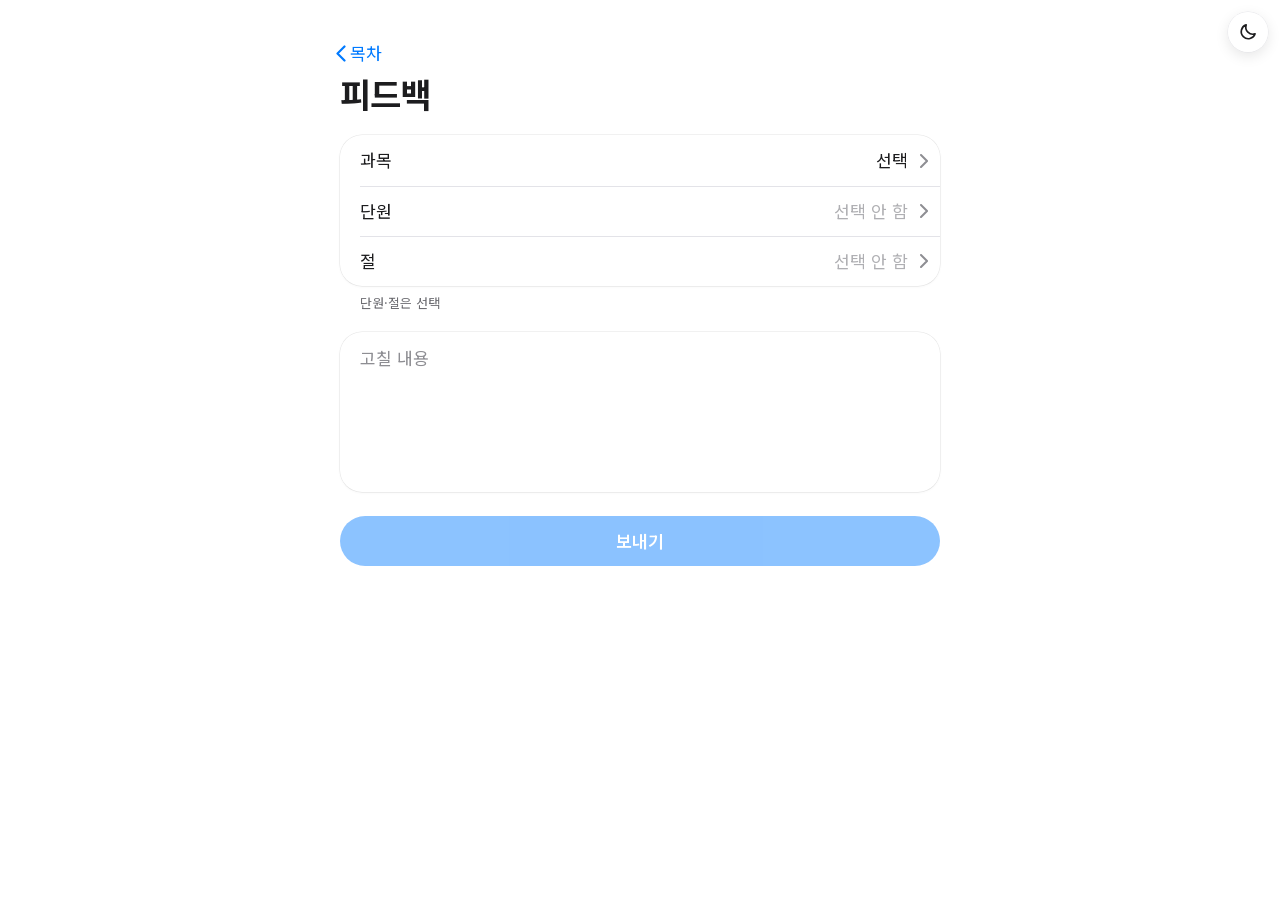
<file: report.html>
<!doctype html>
<html lang="ko">
<meta charset="utf-8">
<meta name="viewport" content="width=device-width, initial-scale=1">
<title>피드백 · 초등 임용 정리 노트</title><link rel="icon" href="icon.svg" type="image/svg+xml"><meta name="description" content="초등 임용 정리 노트에 고칠 내용을 알려 주세요"><meta property="og:type" content="website"><meta property="og:site_name" content="초등 임용 정리 노트"><meta property="og:title" content="피드백 · 초등 임용 정리 노트"><meta property="og:description" content="초등 임용 정리 노트에 고칠 내용을 알려 주세요"><meta property="og:url" content="https://somnium1357.github.io/review-notes/report.html">
<link rel="stylesheet" href="kit.css?v=151d3b7f">
<style>
/* 오류 제보 — 로그인 없이 보낸다(구글 폼에 조용히 제출 · 응답은 폼 소유자 시트에 쌓이고 루틴이 본다) · 앱 디자인 언어 · kit.css 토큰 */
body{margin:0;background:var(--bg);color:var(--label);}
.in{max-width:640px;margin:0 auto;padding:40px 20px 72px;font-size:17px;line-height:1.55;word-break:keep-all;}
.back{display:inline-flex;align-items:center;gap:4px;color:var(--acc);text-decoration:none;font-size:17px;margin:0 0 8px -4px;}
.back svg{width:10px;height:17px;}
.in h1{font-size:34px;line-height:41px;font-weight:700;letter-spacing:-.025em;margin:0 0 20px;}
.grp{background:var(--card);border-radius:22px;box-shadow:var(--shadow);overflow:hidden;}
.row{display:flex;align-items:center;gap:12px;min-height:50px;padding:0 12px 0 20px;position:relative;}
.row+.row::before{content:'';position:absolute;top:0;left:20px;right:0;height:.5px;background:var(--sep);}
.row label{flex:0 0 64px;color:var(--label);}
.row select{flex:1;min-width:0;font:inherit;font-size:17px;color:var(--label);background:transparent;border:0;padding:12px 0;text-align:right;text-align-last:right;-webkit-appearance:none;appearance:none;}
.row select:disabled{color:var(--ter);}
.row .cv{width:8px;height:14px;color:var(--ter);flex:0 0 auto;}
textarea{display:block;width:100%;box-sizing:border-box;min-height:160px;margin:0;padding:14px 20px;border:0;background:transparent;font:inherit;font-size:17px;line-height:1.5;color:var(--label);resize:vertical;}
textarea::placeholder{color:var(--ter);}
.cap{font-size:13px;line-height:18px;color:var(--sec);margin:8px 20px 20px;}
.send{display:block;width:100%;min-height:50px;margin-top:24px;border:0;border-radius:25px;background:var(--acc);color:#fff;font:inherit;font-size:17px;font-weight:600;}
.send:disabled{opacity:.45;}
.done{display:none;text-align:center;padding:48px 20px;}
.done b{display:block;font-size:22px;margin-bottom:8px;}
.done p{color:var(--sec);margin:0 0 20px;}
.done a{color:var(--acc);text-decoration:none;}
@media (max-width:430px){ .in{padding:28px 16px 56px;} .in h1{font-size:28px;line-height:34px;} }
</style>
<div class="in">
  <a class="back" href="index.html"><svg viewBox="0 0 10 17" fill="none" stroke="currentColor" stroke-width="2.2" stroke-linecap="round" stroke-linejoin="round"><path d="M8.5 1.5 1.5 8.5l7 7"/></svg>목차</a>
  <h1>피드백</h1>
  <form id="f">
    <div class="grp">
      <div class="row"><label for="s">과목</label><select id="s" required><option value="">선택</option></select><svg class="cv" viewBox="0 0 8 14" fill="none" stroke="currentColor" stroke-width="2" stroke-linecap="round"><path d="M1 1l6 6-6 6"/></svg></div>
      <div class="row"><label for="g">단원</label><select id="g" disabled><option value="">선택 안 함</option></select><svg class="cv" viewBox="0 0 8 14" fill="none" stroke="currentColor" stroke-width="2" stroke-linecap="round"><path d="M1 1l6 6-6 6"/></svg></div>
      <div class="row"><label for="p">절</label><select id="p" disabled><option value="">선택 안 함</option></select><svg class="cv" viewBox="0 0 8 14" fill="none" stroke="currentColor" stroke-width="2" stroke-linecap="round"><path d="M1 1l6 6-6 6"/></svg></div>
    </div>
    <p class="cap">단원·절은 선택</p>
    <div class="grp"><textarea id="t" required placeholder="고칠 내용"></textarea></div>
    <button class="send" id="b" type="submit" disabled>보내기</button>
  </form>
  <div class="done" id="ok"><b>보냈어요</b><p></p><a href="index.html">목차로</a></div>
</div>
<script>
/* 과목 → 단원(대주제) → 절 = 판 목차에서 뽑은 표(publish_dist.py가 빌드 때 채움) */
const TOC={"국어": [["기초 문식성", ["낱자와 음소", "글자와 음절", "단어", "문장", "문단", "글", "한글 해독 지도 방법"]], ["문법", ["단어", "문장", "글과 담화"]], ["읽기", ["읽기 과정 모형", "과정 중심 읽기 지도", "평가", "각론", "읽기 기능", "독서의 정의적 요인", "수업 모형"]], ["쓰기", ["쓰기 이론", "과정 중심 쓰기 지도", "평가", "정보 전달을 위한 글", "설득을 위한 글", "친교 및 정서 표현을 위한 글", "매체 중심 쓰기 지도", "쓰기의 정의적 요인", "수업 모형"]], ["듣기·말하기", ["화법의 본질", "수용과 생산 과정으로서의 화법", "교육과정", "평가", "발표", "토의", "토론", "면담", "대화"]], ["문학", ["교육과정", "서정문학", "서사문학", "극문학", "교술문학", "수업 모형", "그림책 읽기 지도"]], ["매체", ["교육과정", "배경지식", "각론"]], ["2022 개정 교육과정", ["교육과정 문서 체제 (일러두기)", "교육과정 설계의 개요", "내용 체계", "성취기준", "교수·학습 및 평가"]]], "수학": [["수학의 가치와 특성", ["수학의 가치 (= 필요성)", "수학적 사고", "수학적 지식의 형태와 특성"]], ["수학 수업 모형", ["개념 학습 모형", "원리 탐구 학습 모형", "귀납 추론 학습 모형", "문제 해결 학습 모형"]], ["폴리아", ["문제 해결 4단계", "문제 해결 전략"]], ["수학 학습 이론", ["스켐프", "브루너", "피아제", "프로이덴탈", "베르트하이머", "오수벨", "교수학적 변환론", "수학 학습에 대한 관점"]], ["도형과 측정", ["평면도형과 구성 요소", "평면도형", "입체도형", "디에네스, 개념 학습 이론", "반 힐레, 기하 사고 수준 이론", "측정 각론", "넓이와 부피"]], ["수와 연산", ["자연수", "약수와 배수", "수의 범위와 올림, 버림, 반올림", "자연수의 덧셈과 뺄셈", "자연수의 곱셈", "자연수의 나눗셈", "분수", "분수의 덧셈·뺄셈", "분수의 곱셈", "분수의 나눗셈", "소수", "소수의 사칙연산"]], ["변화와 관계", ["규칙", "동치 관계", "대응 관계", "비와 비율"]], ["자료와 가능성", ["통계의 기초", "여러 가지 그래프", "평균과 가능성"]], ["2022 개정 교육과정", ["교육과정 설계의 개요 · 성격 및 목표", "성취기준 — 수와 연산", "성취기준 — 도형과 측정", "성취기준 — 변화와 관계", "성취기준 — 자료와 가능성", "교수·학습 및 평가"]]], "영어": [["언어 습득 이론", ["모국어 습득 이론", "제2언어습득이론", "제2언어습득이론 정리"]], ["교수법", ["계열", "GTM (Grammar-Translation Method)", "DM (Direct Method) ↔ GTM", "ALM (Audio Lingual Method)", "TPR (Total Physical Response)", "Natural Approach", "CLT (Communicative Language Teaching)", "TBLT (: Task-Based Language Teaching)", "WLA (Whole Language Approach)", "교수요목"]], ["학습자 변인", ["초등 학습자 특성", "인지적 요인", "정의적 요인"]], ["기능별 언어 지도", ["공통", "이해", "표현"]], ["요소별 언어 지도", ["발음", "어휘", "문법", "문화"]], ["수업 활동", ["챈트와 노래 ⇒ 초분절음 지도", "게임 (경쟁보다 협력적)", "스토리텔링", "교실 드라마"]], ["교사 언어", ["기능", "특징", "질문", "TEE (Teaching English in English) ⇒ EFL 환경, C.I. ↑, 학생 언어사용기회 (output) ↑"]], ["평가", ["평가의 요건", "평가의 분류", "수행 평가"]], ["교육과정", ["성취기준", "성취기준"]], ["2022 개정 교육과정", ["내용 체계"]]], "사회": [["사회과 교수·학습 모형", ["개념 학습 모형", "탐구 학습 모형", "문제 해결 학습 모형", "의사 결정 학습 모형", "논쟁 문제 학습 모형", "협동 학습 모형", "가치 학습 모형"]], ["사회과 수업 기법", ["현장 학습", "지도 학습 (지리)", "사료 학습 (역사)", "인물 학습 (역사)", "극화 학습", "그 외 학습 기법", "사회과 평가 방법"]], ["사회과 교육의 목표", ["시민성", "고차사고력", "사회과 역량", "사회과 목표 영역"]], ["사회과 교육의 본질에 대한 유형", ["바, 바스, 셔미스의 분류", "넬슨, 마이클리스"]], ["사회과 교육과정의 내용 구성 원리", ["환경 확대법의 탄력적 적용", "주제 중심의 통합적 구성", "교육과정의 지역화", "나선형 교육과정의 원리"]], ["역사, 지리 영역 지도", ["시간 인지 발달 단계", "추체험 학습", "역사적 사고력", "지리적 사고력"]], ["3~4학년군 각론", ["3-1 각론", "3-2 각론", "4-1 각론", "4-2 각론"]], ["5~6학년군 각론", ["5-1 각론", "6-1 각론", "6-2 각론"]], ["2022 개정 교육과정", ["교육과정 설계의 개요", "성격 및 목표"]]], "도덕": [["교과서 편찬 방향", ["기본형 단원", "자율융합형 단원"]], ["도덕 수업 모형", ["역할놀이 수업 모형 (과정·기능)", "개념 분석 수업 모형 (지식·이해)", "가치 명료화 수업 모형 (지식·이해)", "가치 분석 수업 모형 (지식·이해)", "가치 갈등 해결 수업 모형 (지식·이해)", "합리적 의사 결정 수업 모형 (지식·이해, 과정·기능)", "집단 탐구 수업 모형 (지식·이해→탐구/가치·태도→정착)", "도덕적 토론 수업 모형", "도덕 이야기 수업 모형", "경험 학습 수업 모형", "철학적 탐구 공동체"]], ["도덕 교육의 관점", ["도덕 사회화론", "도덕성 발달론"]], ["도덕 교육의 이론적 기초", ["도덕 심리학", "서양 윤리학", "동양 윤리학"]], ["도덕과 교수·학습 방법", ["도덕과 학습 지도의 원리", "도덕과 학습 지도의 방법 (설명 → 타이틀 인출)"]], ["2022 개정 교육과정", ["교육과정 설계의 개요", "목표", "내용 체계", "성취기준", "교수·학습"]]], "과학": [["기본이론", ["과학의 본성", "과학 탐구 과정"]], ["과학 학습 모형", ["경험 학습 모형", "발견 학습 모형 (→ 통제↓)", "탐구 학습 모형", "순환 학습 모형 (5E, POE 모형)", "개념 변화 학습 모형", "STS 학습 모형 (Science - Technology - Society)"]], ["과학 학습 이론", ["구성주의", "행동주의", "인지 발달 이론 (피아제)", "유의미 수용 학습 이론 (오슈벨)", "지식의 구조 (브루너)"]], ["과학 교수·학습 방법", ["실험 수업", "시범 실험", "창의적 사고 촉진 기법", "융합인재교육 (STEAM)", "현장 학습", "비유", "V도"]], ["과학 실험 안전 지도", ["실험 안전 지도와 안전 수칙", "실험 기구 안전", "실험 약품 안전", "전기 안전", "생물과 관련된 안전 수칙", "학교에서의 안전 사고 대응 방안"]], ["물질", ["물체와 물질", "물의 상변화", "4학년 2학기 - 여러 가지 기체", "5학년 1학기 - 용해와 용액", "5학년 2학기 - 혼합물의 분리", "6학년 1학기 - 산과 염기", "물질의 연소"]], ["생명", ["동물의 생활", "식물의 생활", "생물의 한살이", "다양한 생물과 우리 생활", "생물과 환경", "우리 몸의 구조와 기능", "식물의 구조와 기능"]], ["운동과 에너지", ["힘과 우리 생활", "소리의 성질", "자석의 이용", "빛의 성질", "열과 우리 생활", "물체의 운동", "전기의 이용"]], ["지구와 우주", ["지구와 바다", "땅의 변화", "밤하늘 관찰", "지층과 화석", "날씨와 우리 생활", "지구의 운동", "계절의 변화"]], ["과학과 사회", ["감염병과 건강한 생활", "기후 변화와 우리 생활", "자원과 에너지"]], ["2022 개정 교육과정", ["교육과정 설계의 개요", "성격 및 목표", "내용 체계", "교수·학습 및 평가"]]], "체육": [["학습과제", ["학습과제 단계화", "학습과제의 전달", "학습과제 연습·수정"]], ["수업 관리", ["루틴 & 규칙", "예방적 수업 관리", "비과제 행동 최소화", "실제 학습 시간(ALT)"]], ["체육 수업 모형", ["직접 교수법", "개별화 수업 모형", "협동 학습 모형", "스포츠 교육 모형", "동료 교수 모형", "탐구 수업 모형", "이해 중심 게임 모형", "개인적·사회적 책임감 지도 모형 (TPSR)", "하나로 수업 모형", "과제식 학습 (= 스테이션 모형)"]], ["3~4학년군 운동", ["기본 체력운동", "건강 운동 및 생활 습관"]], ["5~6학년군 운동", ["건강 체력", "운동 체력", "성장 및 안전 활동"]], ["3~4학년군 스포츠", ["기본 움직임의 기초 기술", "이동 움직임", "비이동 움직임", "조작 움직임", "움직임 기술 연결", "기술형 스포츠 유형별 움직임", "전략형 스포츠 유형별 움직임", "생태형 스포츠 유형별 움직임"]], ["5~6학년군 스포츠", ["기술형 스포츠 의미·유형", "기록형 (육상)", "기록형 (경영)", "기록형 (빙상)", "기록형 (표적)", "동작형 (매트)", "동작형 (뜀틀)", "동작형 (평균대)", "투기형 (태권도)", "투기형 (씨름)", "전략형 스포츠 유형", "축구형 게임 - 영역형", "농구형 게임 - 영역형", "하키형 게임 - 영역형", "럭비형 게임 - 영역형", "핸드볼형 게임 - 영역형", "야구형 게임 - 필드형", "배구형 게임 - 네트형", "배드민턴형 게임 - 네트형", "족구형 게임 - 네트형", "탁구형 게임 - 네트형", "생태형 스포츠 유형", "플라잉 디스크 - 생활환경형", "자전거 타기 - 생활환경형", "인라인 스케이팅 - 생활환경형", "스포츠클라이밍 - 생활환경형", "골프 - 생활환경형", "오리엔티어링 - 자연환경형", "등산 활동 - 자연환경형", "캠핑 활동 - 자연환경형", "수상 활동 - 래프팅 - 자연환경형", "설상 활동 - 스키 - 자연환경형", "승마 활동 - 자연환경형"]], ["3~4학년군 표현", ["표현 활동 이해하기", "기본 움직임의 기초 표현", "기본 움직임의 표현 방법"]], ["5~6학년군 표현", ["표현 활동의 유형", "스포츠 표현 활동", "전통 표현 활동", "현대 표현 활동"]], ["2022 개정 교육과정", ["교육과정 설계의 개요", "성격 및 목표", "내용 체계", "신체활동 예시", "성취기준 적용 시 고려 사항", "교수·학습 및 평가"]]], "음악": [["전통 음악", ["장단", "민요", "전통 악기", "감상"]], ["서양 음악", ["악보 요소", "박자와 리듬", "가락과 화성", "악곡의 구조", "연주"]], ["음악 교육론", ["음악 교육 과정", "음악 교육 학자", "음악과 평가 방법"]], ["2022 개정 교육과정", ["교육과정 설계의 개요", "내용 체계", "음악 요소"]]], "미술": [["조형 요소와 원리", ["조형 요소", "조형 원리"]], ["평면 표현", ["소묘", "수채화", "표현 기법", "판화", "관찰 표현"]], ["입체와 공예", ["조소", "전통 공예"]], ["전통 미술", ["전통 회화", "서예"]], ["디자인과 매체", ["디자인", "사진과 애니메이션", "디지털 드로잉"]], ["감상", ["미술관", "사조"]], ["미술 교육론", ["로웬펠드 & 가드너", "펠드만 - 미술 비평 지도과정", "미술교육의 일반이론", "미술 수업모형", "미술과 평가 방법"]], ["2022 개정 교육과정", ["교육과정 설계의 개요", "성격 및 목표", "내용 체계", "성취기준", "교수·학습 및 평가"]]], "실과": [["인간 발달과 주도적 삶", ["아동기의 발달", "건강한 가정생활", "균형 잡힌 식사, 건강한 식습관", "옷의 기능, 옷차림", "가정일", "직업, 진로 발달 계획"]], ["생활환경과 지속 가능한 선택", ["생활자원", "생활자원 관리, 재활용·재사용", "식재료", "간식·식사 만들기", "우리나라 밥상차림", "의생활 용품이 만들어지는 과정", "간단한 옷의 수선", "간단한 생활용품 만들기", "생활공간 관리"]], ["기술적 문제 해결과 혁신", ["내체표 키워드", "발명", "발명사고기법과 기술적 문제 해결 과정", "특허와 지식재산권", "수송 수단의 구성 요소와 시제품"]], ["지속가능한 기술과 융합", ["친환경 건설 구조물", "디지털 기술", "동식물 자원의 분류, 생명기술", "동식물 기르기", "지속가능한 농업", "생활 속 농업 활동"]], ["디지털 사회와 인공지능", ["컴퓨터를 이용한 문제 해결", "프로그래밍", "디지털 데이터와 인공지능", "로봇"]], ["실과 교수·학습 방법", ["문제해결 교수·학습 방법", "프로젝트 교수·학습 방법", "실습 중심 교수·학습 방법", "협동 학습 교수·학습 방법", "홈 프로젝트 모형", "실천적 문제 중심 학습", "기술적 문제해결과정", "문제 중심 수업", "메이커 중심 학습", "디자인 씽킹"]], ["2022 개정 교육과정", ["교육과정 설계의 개요", "성격 및 목표", "내용 체계", "성취기준", "교수·학습 및 평가"]]], "통합교과": [["2022 개정 통합교과 교육과정", ["세 교과의 성격 대비", "바른 생활", "슬기로운 생활", "즐거운 생활"]], ["지도서 총론", ["2022 개정 초등 통합교과 교육과정의 이해", "2022 개정 초등 통합교과 교과용도서의 이해"]], ["단원 개발", ["교육과정 주체로서 교사와 학생", "단원 개발하기", "단원 개발 도구"]]], "총창": [["Ⅰ. 교육과정 구성의 방향", ["1. 교육과정 구성의 중점", "2. 추구하는 인간상과 핵심역량", "3. 학교급별 교육 목표"]], ["Ⅱ. 학교 교육과정 설계와 운영", ["1. 설계의 원칙", "2. 교수·학습", "3. 평가", "4. 모든 학생을 위한 교육기회의 제공"]], ["Ⅲ. 학교급별 교육과정 편성·운영의 기준", ["1. 기본 사항", "2. 초등학교", "3. 특수한 학교"]], ["Ⅳ. 학교 교육과정 지원", ["1. 교육과정의 질 관리", "2. 학습자 맞춤교육 강화", "3. 학교의 교육 환경 조성"]], ["창의적 체험활동", ["1. 성격과 목표", "2. 영역과 활동", "3. 설계와 운영"]]]};
const FORM='https://docs.google.com/forms/d/e/1FAIpQLSfz6jnwKa5X7m2UGdgl0CS1w878pH9G4IJCBow2QKHcaJN0Yg/formResponse', E_SUBJ='entry.1832714038', E_TEXT='entry.524873215';
const $=id=>document.getElementById(id);
const opt=(v,l)=>{ const o=document.createElement('option'); o.value=v; o.textContent=l; return o; };
Object.keys(TOC).forEach(s=>$('s').appendChild(opt(s,s)));
function fillG(){ const g=$('g'), p=$('p'); g.length=1; p.length=1; p.disabled=true; const s=TOC[$('s').value];
  g.disabled=!s; if(s) s.forEach((x,i)=>g.appendChild(opt(i,x[0]))); check(); }
function fillP(){ const p=$('p'); p.length=1; const s=TOC[$('s').value], x=s&&s[$('g').value];
  p.disabled=!(x&&x[1].length); if(x) x[1].forEach(n=>p.appendChild(opt(n,n))); }
function check(){ $('b').disabled=!($('s').value && $('t').value.trim()); }
$('s').onchange=fillG; $('g').onchange=fillP; $('t').oninput=check;
/* 판 각 절에서 ?s=과목&g=단원&p=절 로 열면 미리 고른다 */
(()=>{ const q=new URLSearchParams(location.search), s=q.get('s'); if(!s||!TOC[s]) return; $('s').value=s; fillG();
  const gi=TOC[s].findIndex(x=>x[0]===q.get('g')); if(gi<0) return; $('g').value=gi; fillP(); if(q.get('p')) $('p').value=q.get('p'); })();
$('f').onsubmit=async ev=>{ ev.preventDefault(); if($('b').disabled) return; $('b').disabled=true; $('b').textContent='보내는 중…';
  const s=$('s').value, x=TOC[s]&&TOC[s][$('g').value], where=[x&&x[0], $('p').value].filter(Boolean).join(' > ');
  const body=new URLSearchParams(); body.append(E_SUBJ, s); body.append(E_TEXT, (where?'[위치] '+where+'\n':'')+'[내용] '+$('t').value.trim());
  try{ await fetch(FORM, {method:'POST', mode:'no-cors', body}); $('f').style.display='none'; $('ok').style.display='block'; }
  catch(e){ $('b').disabled=false; $('b').textContent='다시 보내기'; alert('보내지 못했어요'); } };
</script>
<script src="rn-theme.js?v=708c4a3f"></script></html>
</file>
<file: kit.css>
:root, :root[data-theme="paper"]{
  --bg:#F2EEE6; --card:#FBF9F4; --fill:#ECE7DD; --label:#2B2824; --sec:#6E6860; --ter:#8E877C; --sep:#E2DCD0;
  --glass:rgba(251,249,244,.78); --shadow:0 1px 3px rgba(60,40,10,.04);
  --gshadow:0 0 0 .5px rgba(60,40,10,.10),0 8px 28px rgba(60,40,10,.08);
  --acc:#007AFF; color-scheme:light;
}
:root[data-theme="white"]{
  --bg:#F2F2F7; --card:#FFFFFF; --fill:#EFEFF4; --label:#1D1D1F; --sec:#6E6E73; --ter:#8E8E93; --sep:#E3E3E8;
  --glass:rgba(255,255,255,.72); --shadow:0 1px 3px rgba(0,0,0,.04);
  --gshadow:0 0 0 .5px rgba(0,0,0,.08),0 8px 28px rgba(0,0,0,.08);
  --acc:#007AFF; color-scheme:light;
}
:root[data-theme="dark"]{
  --bg:#000000; --card:#1C1C1E; --fill:#2C2C2E; --label:#F5F5F7; --sec:#98989F; --ter:#8D8D93; --sep:#38383A;
  --glass:rgba(36,36,38,.72); --shadow:0 0 0 .5px rgba(255,255,255,.07);
  --gshadow:0 0 0 .5px rgba(255,255,255,.10),0 8px 28px rgba(0,0,0,.4);
  --acc:#0A84FF; color-scheme:dark;
}
@media (prefers-color-scheme:light){
  :root:not([data-theme])[data-light="white"]{
    --bg:#F2F2F7; --card:#FFFFFF; --fill:#EFEFF4; --label:#1D1D1F; --sec:#6E6E73; --ter:#8E8E93; --sep:#E3E3E8;
    --glass:rgba(255,255,255,.72); --shadow:0 1px 3px rgba(0,0,0,.04);
    --gshadow:0 0 0 .5px rgba(0,0,0,.08),0 8px 28px rgba(0,0,0,.08);
  }
}
@media (prefers-color-scheme:dark){
  :root:not([data-theme]){
    --bg:#000000; --card:#1C1C1E; --fill:#2C2C2E; --label:#F5F5F7; --sec:#98989F; --ter:#8D8D93; --sep:#38383A;
    --glass:rgba(36,36,38,.72); --shadow:0 0 0 .5px rgba(255,255,255,.07);
    --gshadow:0 0 0 .5px rgba(255,255,255,.10),0 8px 28px rgba(0,0,0,.4);
    --acc:#0A84FF; color-scheme:dark;
  }
}
:root{
  --ink:var(--label); --ink2:var(--label); --dim:var(--sec); --mk:var(--sec); --hair:var(--sep); --ac:var(--acc);
  
  --fd:"NotoMusic",-apple-system,BlinkMacSystemFont,"Apple SD Gothic Neo","PanSans",sans-serif;
  --fb:var(--fd);
  --fm:"IBM Plex Mono",ui-monospace,monospace;
  --gap:7px;
  --step:1.55em;              
}

@font-face{
  font-family:"PanSans";
  src:url("fonts/pan-sans-kr-2.woff2") format("woff2");
  font-weight:400 700; font-display:swap;
  unicode-range:U+AC00-D7A3;
}
@font-face{
  font-family:"PanSans";
  src:url("fonts/pan-sans-kr-1.woff2") format("woff2");
  font-weight:400 700; font-display:swap;
  unicode-range:U+20-7E,U+A0-FF,U+370-3FF,U+1100-11FF,U+2000-23FF,U+2460-26FF,U+27C0-27FF,U+2A00-2AFF,U+3000-303F,U+30A0-30FF,U+3130-318F,U+3200-32FF,U+4E2D,U+4E36,U+4F5C,U+52DE,U+591A,U+AC00-D7A3,U+FF00-FFEF;
}
@font-face{
  font-family:"NotoMusic";
  src:url("fonts/noto-music.woff2") format("woff2");
  font-display:swap;
  unicode-range:U+25CC, U+2669-266F, U+1D000-1D0F5, U+1D100-1D126, U+1D129-1D1EA, U+1D200-1D245;
}

*{box-sizing:border-box;}

html{max-width:100%;overflow-x:hidden;}
body{max-width:100%;overflow-x:auto;}
body{margin:0;background:var(--bg);color:var(--label);
  font-family:var(--fb);font-size:1rem;font-weight:400;line-height:1.7;
  word-break:keep-all;text-wrap:pretty;font-variant-numeric:tabular-nums;
  -webkit-font-smoothing:antialiased;text-rendering:optimizeLegibility;}

h1{font-family:var(--fd);font-weight:700;font-size:34px;line-height:41px;
  margin:0 0 6px;letter-spacing:-.025em;text-wrap:balance;}

.part{font-family:var(--fd);font-weight:700;font-size:28px;line-height:34px;
  letter-spacing:-.02em;margin:64px 0 4px 4px;}

h2{font-family:var(--fd);font-weight:700;font-size:22px;line-height:28px;
  margin:36px 0 8px 4px;}
h2:first-child{margin-top:28px;}
h3{font-family:var(--fb);font-weight:700;font-size:20px;line-height:25px;
  color:var(--label);margin:36px 0 10px;}
h3:first-of-type{margin-top:22px;}

h4{font-family:var(--fb);font-weight:600;font-size:17px;line-height:24px;margin:18px 0 6px var(--step);color:var(--label);}

.stack{display:flex;flex-direction:column;gap:var(--gap);}
.row{display:flex;align-items:baseline;gap:.5em;flex-wrap:wrap;}
.ind{padding-left:var(--step);}
.ind2{padding-left:calc(var(--step)*2);}   
.stack>.row>.desc,.ind>.desc{max-width:46em;}   

.term{font-weight:500;white-space:nowrap;}
.desc{color:var(--ink2);}
.num{color:var(--dim);font-variant-numeric:tabular-nums;}
.row>.num:first-child,h3>.num:first-child,h4>.num:first-child{min-width:1.7em;display:inline-block;}

.quiet{color:var(--dim);font-size:.9375em;}
.key{font-weight:500;text-decoration:underline;text-underline-offset:3px;text-decoration-color:var(--mk);}
.mk{color:var(--mk);}

.sub{color:var(--ink2);padding-left:var(--step);position:relative;max-width:46em;}
.sub::before{content:'↳';position:absolute;left:.15em;color:var(--mk);}
.note{color:var(--ink2);font-size:.9375rem;padding-left:var(--step);position:relative;max-width:46em;}
.note::before{content:'※';position:absolute;left:.1em;color:var(--mk);font-size:.875rem;}

.branch{display:flex;align-items:center;}
.branch>*{flex:0 0 auto;}   
.branch>:first-child{padding-right:12px;}
.kids,.bracket{display:flex;flex-direction:column;}
.kids>*,.bracket>*{position:relative;padding-left:17px;padding-top:2px;padding-bottom:2px;}
.kids>*::before,.bracket>*::before{content:'';position:absolute;left:0;top:0;bottom:0;
  border-left:1px solid var(--mk);}

.kids>*:first-child::before,.bracket>*:first-child::before{top:var(--tick,calc(2px + .875em));}
.kids>*:last-child::before,.bracket>*:last-child::before{bottom:calc(100% - var(--tick,calc(2px + .875em)));}
.kids>*:only-child::before,.bracket>*:only-child::before{display:none;}
.kids>*::after,.bracket>*::after{content:'';position:absolute;left:0;top:var(--tick,calc(2px + .875em));width:10px;
  border-top:1px solid var(--mk);}
.kids>.branch::after,.bracket>.branch::after{top:var(--tick,50%);}
.kids>.branch:first-child::before,.bracket>.branch:first-child::before{top:var(--tick,50%);}
.kids>.branch:last-child::before,.bracket>.branch:last-child::before{bottom:calc(100% - var(--tick,50%));}

.fork{display:flex;align-items:stretch;gap:13px;}
.fork>*{flex:0 0 auto;}   
.fork>.mkf{flex:0 0 12px;align-self:stretch;position:relative;color:var(--mk);}
.fork>.mkf>svg{position:absolute;left:0;right:0;width:100%;display:block;overflow:visible;}
.fork>.mkf>svg.a1{top:.5lh;height:calc(50% - .5lh);}
.fork>.mkf>svg.a2{top:50%;height:calc(50% - .5lh);}

.forkdown{display:flex;flex-direction:column;align-items:flex-start;gap:3px;}
.forkdown>.root{align-self:flex-start;}   
.forkdown>.mkd{position:relative;height:16px;align-self:stretch;color:var(--mk);}
.forkdown>.mkd>svg{position:absolute;top:0;height:100%;display:block;}
.forkdown>.row{gap:1.6em;}

.line{display:grid;grid-auto-flow:column;grid-auto-columns:max-content;max-width:100%;overflow-x:auto;
  grid-template-rows:auto auto auto;column-gap:11px;align-items:center;}
.line>.col{display:grid;grid-template-rows:subgrid;grid-row:1/4;
  justify-items:center;align-items:center;row-gap:1px;}   

.line .up{grid-row:1;} .line .mid{grid-row:2;} .line .down{grid-row:3;}
.line .mid{font-weight:500;white-space:nowrap;}
.line .up,.line .down{color:var(--ink2);font-size:.9375rem;white-space:nowrap;}
@supports not (grid-template-rows:subgrid){
  .line>.col{display:flex;flex-direction:column;align-items:flex-start;}
}

.chain{display:flex;align-items:center;gap:12px;flex-wrap:wrap;}
.chain .arrow{color:var(--mk);}
.par{display:flex;flex-direction:column;gap:2px;}

.prose{max-width:46em;color:var(--ink);}
.prose>p{margin:0 0 .6em;text-align:left;}
.prose>p:last-child{margin-bottom:0;}

.vchain{display:grid;grid-template-columns:max-content minmax(0,1fr);
  column-gap:1.6em;row-gap:2px;align-items:baseline;}
.vchain>.stp{grid-column:1;}
.vchain>.arw{grid-column:1;color:var(--mk);padding-left:.7em;line-height:1.15;}
.vchain>.ann{grid-column:2;color:var(--ink2);max-width:46em;
  padding-left:1.15em;text-indent:-1.15em;}   
.vchain>.ann>*{text-indent:0;}   

.lanes{display:grid;grid-auto-flow:column;grid-auto-columns:1fr;min-width:520px;}
.lanes>*{padding:0 14px;border-left:1px solid var(--hair);}
.lanes>*:first-child{border-left:0;padding-left:0;}

.cols{display:grid;grid-template-columns:repeat(var(--n,2),minmax(0,1fr));gap:0 34px;
  align-items:start;
  
  max-width:100%;overflow-x:auto;}
.cols.n2{--n:2;} .cols.n3{--n:3;} .cols.n4{--n:4;}
.cols.fit{grid-template-columns:repeat(var(--n,2),max-content);gap:0 30px;}

.converge{display:flex;align-items:center;gap:15px;flex-wrap:nowrap;}
.converge>*{flex:0 0 auto;}      
.converge>svg{flex:0 0 auto;color:var(--mk);}

.converge .link{flex:0 0 auto;text-align:center;color:var(--ink2);
  font-size:.9375rem;line-height:1.25;}
.converge .link b{display:block;font-weight:500;color:var(--ink2);}

.bracket>.bsub{padding-top:0;padding-bottom:0;}
.bracket>.bsub::before,.bracket>.bsub::after{display:none;}
.bracket>.bsub>.converge>.stack:first-child{gap:0;}
.bracket>.bsub>.converge>.stack:first-child>*{position:relative;padding-top:2px;padding-bottom:2px;}
.bracket>.bsub>.converge>.stack:first-child>*::before{content:'';position:absolute;left:-17px;top:0;bottom:0;
  border-left:1px solid var(--mk);}
.bracket>.bsub>.converge>.stack:first-child>*::after{content:'';position:absolute;left:-17px;top:50%;width:10px;
  border-top:1px solid var(--mk);}
.bracket>.bsub:first-child>.converge>.stack:first-child>*:first-child::before{top:50%;}
.bracket>.bsub:last-child>.converge>.stack:first-child>*:last-child::before{bottom:50%;}

.fig{margin:10px 0;}
.fig img,img.dg{max-width:100%;height:auto;display:block;}

.fig svg{max-width:100%;height:auto;display:block;color:var(--ink);}
.fig svg text{font-family:var(--fb);}

img.photo{max-width:100%;height:auto;display:block;border-radius:4px;}
:root[data-theme="dark"] img.photo{filter:invert(.9) hue-rotate(180deg);}
@media (prefers-color-scheme:dark){
  :root:not([data-theme]) img.photo{filter:invert(.9) hue-rotate(180deg);}
}

:root[data-theme="dark"] img.photo.color{filter:none;}
@media (prefers-color-scheme:dark){
  :root:not([data-theme]) img.photo.color{filter:none;}
}

table{border-collapse:collapse;font-size:.9375rem;}
th,td{border:1px solid color-mix(in srgb,var(--dim) 30%,var(--hair));padding:6px 12px;text-align:center;}
th{font-weight:500;color:var(--ink2);}
td.h{font-weight:500;color:var(--ink2);}

.wide{overflow-x:auto;scrollbar-width:thin;
  background:
    linear-gradient(90deg,var(--bg) 40%,transparent) left/28px 100%,
    linear-gradient(270deg,var(--bg) 40%,transparent) right/28px 100%,
    radial-gradient(farthest-side at 0 50%,rgba(0,0,0,.28),transparent) left/12px 100%,
    radial-gradient(farthest-side at 100% 50%,rgba(0,0,0,.28),transparent) right/12px 100%;
  background-repeat:no-repeat;background-attachment:local,local,scroll,scroll;}

.wrap{max-width:720px;margin:0 auto;padding:56px 24px 96px;}
.eyebrow{color:var(--sec);font-size:13px;line-height:18px;margin:0 0 2px;}
.sheet{margin:0;}
.item{margin:0;}
.head{display:flex;align-items:baseline;gap:.45em;margin-bottom:6px;}
.head .num{font-size:.9375rem;}
.head .nm{font-weight:500;font-size:1.0625rem;}
.foot{margin-top:56px;padding-top:20px;border-top:1px solid var(--hair);
  color:var(--dim);font-size:.9375rem;}

@media print{
  .branch,.fork,.converge,.bracket,table,.line{break-inside:avoid;}
  h2,h3,h4{break-after:avoid;}
  #themeBtn,nav{display:none;}
  :root{--bg:#fff;--card:#fff;--label:#111;--sec:#666;--ter:#999;--sep:#ddd;--shadow:none;}
  .sect{border-radius:0;padding:0;}
}

a:focus-visible,button:focus-visible{outline:2px solid var(--ac);outline-offset:2px;}

.layout{display:block;}
.sidebar{position:fixed;left:20px;top:72px;bottom:28px;width:300px;max-width:calc(100vw - 40px);z-index:10;
  overflow-y:auto;background:var(--glass);-webkit-backdrop-filter:blur(24px) saturate(180%);backdrop-filter:blur(24px) saturate(180%);
  box-shadow:var(--gshadow);border-radius:26px;padding:18px 20px 24px;
  font-size:15px;line-height:20px;scrollbar-width:thin;
  transform:translateX(calc(-100% - 40px));transition:transform .26s cubic-bezier(.3,.7,.2,1);}
.sidebar.open{transform:none;}
.tochead{margin:0 0 10px;display:flex;flex-direction:column;gap:4px;}
.tochead a{color:var(--sec);text-decoration:none;font-size:13px;align-self:flex-start;}
.tochead a:hover{color:var(--label);}
.tochead b{font-family:var(--fd);font-size:22px;line-height:28px;}
.tgrp{margin:6px 0;}
.tgrp>summary{font-weight:600;color:var(--label);cursor:pointer;padding:6px 0;}
.tgrp>summary .gh{color:inherit;text-decoration:none;}
.tgrp>summary .gh:hover{color:var(--acc);}
.tgrp.one{font-weight:600;padding:6px 0;}
.tnav a{display:block;padding:5px 0;color:var(--sec);text-decoration:none;border:0;font-size:15px;line-height:20px;}
.tgrp .tnav{padding-left:12px;}
.tnav a:hover,.tnav a:focus{color:var(--label);}
.tocbtn{position:fixed;top:20px;left:20px;z-index:11;width:40px;height:40px;
  display:flex;align-items:center;justify-content:center;border:0;border-radius:50%;
  background:var(--glass);-webkit-backdrop-filter:blur(24px) saturate(180%);backdrop-filter:blur(24px) saturate(180%);
  box-shadow:var(--gshadow);color:var(--sec);cursor:pointer;padding:0;}
.tocbtn svg{width:20px;height:20px;display:block;}
.tocbtn:hover{color:var(--label);}
.scrim{display:none;position:fixed;inset:0;z-index:9;background:rgba(0,0,0,.18);}
@media (max-width:999px){ body.tocopen .scrim{display:block;} }
@media (min-width:1000px){ body.tocopen main.wrap{margin-left:320px;width:min(calc(100% - 320px),1160px);} }
main.wrap{transition:margin .26s cubic-bezier(.3,.7,.2,1);}
@media print{.sidebar,.tocbtn,.scrim{display:none;}}

h2.tg,h3.tg{cursor:pointer;}
h2.tg::before,h3.tg::before{content:'▾';display:inline-block;width:.95em;margin-left:-.1em;
  color:var(--ter);font-size:.72em;vertical-align:.18em;transition:transform .12s;}
h2.tg.closed::before,h3.tg.closed::before{transform:rotate(-90deg);}
.clpsd{display:none !important;}
.list-view .tnav a.cur{color:var(--ink);font-weight:700;}
.toc-view[hidden],.list-view[hidden]{display:none;}

@media (max-width:500px){
  .branch,.converge{flex-wrap:wrap;row-gap:4px;}
  .branch>*,.converge>*{flex:0 1 auto;max-width:100%;min-width:0;}
  .fork>:last-child{flex:1 1 auto;min-width:0;}   
  
  .branch>:last-child,.converge>:last-child{flex:1 1 8em;min-width:0;}
  .converge{gap:8px;}
  .fork>.mkf{flex:0 0 12px;} .converge>svg,.branch>svg{flex:0 0 auto;}   
  .vchain{grid-template-columns:minmax(0,1fr);}
  .vchain>.ann{grid-column:1;padding-left:1.2em;}
  .cols,.cols.fit{grid-template-columns:minmax(0,1fr);}
  .term{white-space:normal;}
  .kids>*,.bracket>*,.stack>*,.row>*{min-width:0;}
  .stack,.kids,.bracket,.row,.desc,.ann,.stp,.link{overflow-wrap:break-word;word-break:keep-all;}   
  img.photo,.fig img{max-width:100% !important;}
  .sect{padding:4px 16px 16px;border-radius:18px;}
  .stack[style*="min-width"],.branch>[style*="min-width"]{min-width:0 !important;}   
}

main.wrap{padding-top:76px !important;}
.src{display:none;}
.foot{border-top:.5px solid var(--sep);color:var(--sec);}

.sect{--bg:var(--card);background:var(--card);border-radius:22px;box-shadow:var(--shadow);
  padding:6px 20px 22px;min-width:0;}
.sect>.pg:first-child>h3:first-child,.sect>.pg:first-child>:first-child{margin-top:16px;}

.lab{font-size:13px;line-height:18px;font-weight:600;color:var(--sec);margin:14px 0 6px var(--step);}

ol.steps{list-style:none;margin:0;padding:0 0 0 var(--step);counter-reset:s;display:grid;
  grid-template-columns:minmax(0,max-content) minmax(0,32em);column-gap:20px;}
ol.steps>li{grid-column:1/-1;display:grid;grid-template-columns:subgrid;position:relative;
  padding:5px 0 5px 34px;counter-increment:s;}
ol.steps>li::before{content:counter(s);position:absolute;left:0;top:calc(5px + 1px);width:22px;height:22px;border-radius:50%;
  background:var(--fill);color:var(--sec);font-size:12px;line-height:22px;font-weight:600;text-align:center;}
ol.steps>li::after{content:'';position:absolute;left:10.75px;top:30px;bottom:-6px;border-left:1px solid var(--sep);}
ol.steps>li:last-child::after{display:none;}
ol.steps .nm{font-weight:600;max-width:17em;line-height:24px;}
ol.steps .an{font-size:15px;line-height:1.55;padding-top:1px;}
ol.steps .an>div+div{margin-top:2px;}
ol.steps .an .bracket{margin-top:1px;}
@supports not (grid-template-columns:subgrid){ ol.steps>li{grid-template-columns:minmax(6em,14em) minmax(0,1fr);column-gap:20px;} }

.lead{padding-left:var(--step);max-width:40em;}
.lead>div{padding-left:1.35em;text-indent:-1.35em;}
.lead .mk{display:inline-block;width:1.35em;text-indent:0;}
.after{padding-left:calc(var(--step) + 34px);margin-top:8px;font-size:15px;line-height:1.55;max-width:40em;}

.vs{display:grid;grid-template-columns:max-content minmax(0,1fr);gap:0 10px;}
.vs b{font-weight:600;}
.vs3{display:grid;grid-template-columns:minmax(0,max-content) auto minmax(0,1fr);gap:2px 12px;align-items:baseline;
  padding-left:var(--step);margin-top:4px;}
.vs3 .mk{text-align:center;}
@media (max-width:560px){
  ol.steps{grid-template-columns:minmax(0,1fr);}
  .vs3{grid-template-columns:minmax(0,1fr);}
  .vs3 .mk{text-align:left;}
}
h3 .cat{font-size:13px;line-height:18px;font-weight:400;color:var(--sec);}
h4.lab{font-size:13px;line-height:18px;font-weight:600;color:var(--sec);margin:14px 0 6px var(--step);}

.sect .pg>h3:first-of-type{margin-top:36px;}
.sect>.pg:first-child>h3:first-child{margin-top:16px;}

:root.v2{
  --v2ink:var(--label); --v2ink2:color-mix(in srgb,var(--label) 80%,var(--bg)); --v2muted:var(--sec); --v2faint:var(--ter);
  --v2line:color-mix(in srgb,var(--sep) 90%,var(--bg)); --v2rule:color-mix(in srgb,var(--sec) 32%,var(--bg));
  --v2acc:#3e5c7e; --v2key:#b9c7d8;
  --fd:"42dot Sans","NotoMusic",-apple-system,"Apple SD Gothic Neo","PanSans",sans-serif; --fb:var(--fd);
  --step:1em;
}
:root.v2[data-theme="dark"]{ --v2acc:#9fb5d1; --v2key:#3d4e63; }
@media (prefers-color-scheme:dark){ :root.v2:not([data-theme]){ --v2acc:#9fb5d1; --v2key:#3d4e63; } }
:root.v2 body{font-size:clamp(15.5px,11.5px + .36vw,18px);line-height:1.55;}

:root.v2 .part{font-size:1.75em;line-height:1.2;margin:2.4em 0 .2em;}
:root.v2 main.wrap>h2,:root.v2 .pg>h2{font-size:1.32em;line-height:1.3;margin:2em 0 .9em;padding-bottom:.45em;border-bottom:2px solid var(--v2ink);letter-spacing:-.01em;}
:root.v2 .sect{background:none;box-shadow:none;border-radius:0;padding:0;
  display:grid;grid-template-columns:repeat(auto-fill,minmax(min(16.5em,100%),1fr));gap:0 2.2em;align-items:start;}
:root.v2 .sect>.pg{display:contents;}

:root.v2 .blk.hrow.runhead>.rh{max-width:none;}
:root.v2 .runhead>.rh{font-size:1.32em;line-height:1.3;font-weight:700;color:var(--v2ink);margin:2em 0 .9em;padding-bottom:.45em;border-bottom:2px solid var(--v2ink);letter-spacing:-.01em;}
:root.v2 .blk{min-width:0;margin:0 0 1.6em;}
:root.v2 .blk.full{grid-column:1/-1;}

:root.v2 .blk.nolab{grid-column:1/-1;}
:root.v2 .blk.nolab>*{max-width:46em;}
:root.v2 .blk.full.nolab{padding-top:0;}

:root.v2 .blk.subs{grid-column:1/-1;display:grid;grid-template-columns:repeat(auto-fill,minmax(min(16.5em,100%),1fr));gap:0 2.2em;align-items:start;padding-top:0;}
:root.v2 .blk.subs>h3{grid-column:1/-1;}
:root.v2 .sg{min-width:0;margin:0 0 1.2em;}

:root.v2 .blk:not(.ttl),:root.v2 .blb,:root.v2 .sg.lead,:root.v2 .sgb{container-type:inline-size;}

:root.v2 .blk.ttl{display:grid;grid-row:span 2;grid-template-rows:subgrid;row-gap:0;}

:root.v2 .blk.ttl,:root.v2 .sg:not(.lead){align-self:stretch;}
:root.v2 .sect>.pg:first-child>.blk:first-child{margin-top:0;}   
:root.v2 .blk.ttl>:first-child,:root.v2 .sg:not(.lead)>h4:first-child{align-self:stretch;}
:root.v2 .blb{min-width:0;align-self:start;}

:root.v2 .blk.subs.std{margin-top:.6em;}
:root.v2 .blk.subs.std>h3{font-size:1.32em;line-height:1.3;font-weight:700;color:var(--v2ink);margin:1.2em 0 .9em;padding-bottom:.45em;border-bottom:2px solid var(--v2ink);letter-spacing:-.01em;}
:root.v2 .blk.subs.std .sg>h4:first-child{font-size:.92em;line-height:1.45;color:var(--v2acc);margin:0 0 .45em;padding-bottom:4px;border-bottom:1px solid var(--v2rule);}
@container (max-width:30em){
  
  .converge{flex-wrap:nowrap;}
  .converge>*{min-width:0;}
  .converge>.stack{flex:0 1 auto;}
  .converge>svg,.converge>.link{flex:none;}
  .converge>:last-child{flex:1 1 3.5em;}
}

:root.v2 .sg.lead{grid-column:1/-1;}
:root.v2 .sg.lead>*{max-width:46em;}
:root.v2 .sg>h4:first-child{margin-top:.1em;padding-bottom:3px;border-bottom:1px dotted var(--v2rule);}

:root.v2 .sg:not(.lead){display:grid;grid-row:span 2;grid-template-rows:subgrid;row-gap:0;}
:root.v2 .sgb{min-width:0;align-self:start;}

:root.v2 .grp{display:flex;flex-direction:column;gap:3px;min-width:0;}

:root.v2 .colset{display:grid;grid-template-columns:repeat(var(--m,2),minmax(0,1fr));gap:0 2.2em;align-items:start;}

:root.v2 .line{align-items:center;}
:root.v2 .converge .link{white-space:nowrap;display:flex;flex-direction:row;align-items:center;gap:.3em;}   
:root.baking body{letter-spacing:.02em;}

:root.v2 .memo{display:none !important;}
:root.v2 .nw,:root.v2 .nw .term,:root.v2 .nw .desc{white-space:nowrap;}   
:root.v2 .line.nw,:root.v2 .vchain.hz.nw,:root.v2 ol.steps.hz.nw,:root.v2 .chain.nw{flex-wrap:nowrap !important;}

:root.v2 .colset .bracket>*::before,:root.v2 .colset .bracket>*::after,:root.v2 .colset .kids>*::before,:root.v2 .colset .kids>*::after,
:root.v2 .colset .bracket>.bsub>.converge>.stack:first-child>*::before,:root.v2 .colset .bracket>.bsub>.converge>.stack:first-child>*::after{display:none;}

:root.v2 .cols.fit{grid-template-columns:repeat(var(--n,2),minmax(0,1fr));}

:root.v2 .blk table{width:100%;table-layout:fixed;}
:root.v2 .blk table.rh tr:first-child>:first-child{width:5.5em;}

:root.v2.dae-big .blk table.tauto{table-layout:auto;}
:root.v2.dae-big .blk table .nw1{white-space:nowrap;}

:root.v2 .blk table.cgrid{width:auto;table-layout:auto;align-self:flex-start;flex:none;}
:root.v2 .blk table.cgrid td:not(.h){text-align:center;min-width:3.2em;padding-right:0;}
:root.v2 .blk table.cgrid th{text-align:center;padding:6px .8em;}
:root.v2 .blk table.cgrid td.h{padding-right:1em;white-space:nowrap;}

:root.v2.dae-big .mk.lhc{display:none;}
:root.v2.dae-big .lanes>*{border-left:0;}
:root.v2.dae-big .vchain:not(.hz){border-left:0;padding-left:1em;}   
:root.v2.dae-big[data-theme="dark"] img.photo.color{filter:brightness(.8);}
@media (prefers-color-scheme:dark){ :root.v2.dae-big:not([data-theme]) img.photo.color{filter:brightness(.8);} }

:root.v2 .vchain.hz{display:flex !important;flex-wrap:wrap;align-items:center;gap:4px 8px;border-left:0;padding-left:0;}
:root.v2 .vchain.hz>.arw{display:none;}

:root.v2 .vchain.hz>.stp,:root.v2 ol.steps.hz>li{flex-shrink:0;max-width:100%;}
:root.v2 .vchain.hz>.arw+.stp::before{content:'→';margin-right:8px;color:var(--v2faint);font-weight:400;}
:root.v2 ol.steps.hz{display:flex !important;flex-wrap:wrap;align-items:center;gap:4px 8px;border-left:0;margin-left:0;padding-left:0;}
:root.v2 ol.steps.hz>li{display:inline-flex !important;padding:0;margin:0;}
:root.v2 ol.steps.hz>li::before{display:none;}
:root.v2 ol.steps.hz>li+li::after{display:none;}
:root.v2 ol.steps.hz>li+li>:first-child::before{content:'→';margin-right:8px;color:var(--v2faint);font-weight:400;}
:root.v2 ol.steps.hz .an{display:none;}

:root.v2.dae-big ol.steps.hz>li,:root.v2.dae-big ol.steps.hz>li *,:root.v2.dae-big .vchain.hz>.stp,:root.v2.dae-big .vchain.hz>.stp *{font-weight:400;}

:root.v2 .vchain.conv .stp .mid{font-weight:600;white-space:normal;}
:root.v2 .vchain{grid-template-columns:minmax(0,max-content) minmax(0,1fr);}   
:root.v2 .vchain>.stp{min-width:0;max-width:11em;}
:root.v2 .vchain.conv .ann .up,:root.v2 .vchain.conv .ann .down{display:inline;font-size:1em;color:inherit;}
:root.v2 .vchain.conv .ann>*+*::before{content:' · ';}

:root.v2 .tcells{display:grid !important;grid-template-columns:repeat(var(--m,3),minmax(0,1fr));gap:1em 2.2em;align-items:start;}
:root.v2 .tcells>*{padding-left:0 !important;}
:root.v2 .tcells>.branch>:first-child{font-size:.92em;color:var(--v2acc);border-bottom:1px solid var(--v2rule);padding-bottom:4px;margin-bottom:.35em;}
:root.v2 .tcells>.branch>:first-child .term{color:var(--v2acc);}

:root.v2 .flowing>:not(.flow){display:none;}
:root.v2 .flow{display:grid;grid-template-columns:repeat(var(--m,2),minmax(0,1fr));gap:0 2.2em;align-items:start;}
:root.v2 .flow>.col{display:flex;flex-direction:column;gap:3px;min-width:0;}
:root.v2 .flow .fhead{margin-top:.45em;}
:root.v2 .flow .fhead .term,:root.v2 .flow .fhead.term{font-weight:700;color:var(--v2ink);}
:root.v2 .flow>.col>.fhead:first-child,:root.v2 .flow>.col>.crumb+*{margin-top:0;}
:root.v2 .flow .crumb{font-size:.8em;color:var(--v2muted);margin-bottom:.25em;}
:root.v2 .flow .branch>.kids,:root.v2 .flow .branch>.bracket{margin-left:0;}

:root.v2 .flat .kids>*,:root.v2 .flat .bracket>*{padding-left:1em;}
:root.v2 .flat>.colset .col>*{padding-left:0;}
:root.v2 .flat .kids>*::before,:root.v2 .flat .kids>*::after,:root.v2 .flat .bracket>*::before,:root.v2 .flat .bracket>*::after,
:root.v2 .kids.flat>*::before,:root.v2 .kids.flat>*::after,:root.v2 .bracket.flat>*::before,:root.v2 .bracket.flat>*::after{display:none;}
:root.v2 .kids.flat>*,:root.v2 .bracket.flat>*{padding-left:0;}
:root.v2 .flat .fork>.mkf{display:none;}
:root.v2 .flat .branch>.kids,:root.v2 .flat .branch>.bracket{margin-left:0;}
:root.v2 .flat .branch>:first-child .term{font-weight:700;color:var(--v2ink);}
:root.v2 .flat .kids,:root.v2 .flat .bracket{gap:3px;}

:root.v2 .bracket>.colset,:root.v2 .kids>.colset{padding-left:0;margin-left:0;}
:root.v2 .bracket>.colset::before,:root.v2 .bracket>.colset::after,:root.v2 .kids>.colset::before,:root.v2 .kids>.colset::after{display:none;}
:root.v2 .colset>.col>.branch>:first-child .term,:root.v2 .colset>.col>.branch>.term:first-child{color:var(--v2ink);font-weight:700;font-size:1.04em;}
:root.v2 .colset>.col>.branch+.branch{margin-top:.55em;}
:root.v2 .branch.rowg>:first-child .term{color:var(--v2ink);font-weight:700;font-size:1.04em;}
:root.v2 .kids.kgrid{display:grid;grid-template-columns:repeat(var(--m,2),minmax(0,1fr));column-gap:2.2em;align-items:start;margin-left:0;}

:root.v2 .kids.kgrid>*{padding-left:0;}
:root.v2 .kids.kgrid>*::before,:root.v2 .kids.kgrid>*::after{display:none;}
:root.v2 .kids.kgrid>*>:first-child .term,:root.v2 .kids.kgrid>*>.term:first-child{color:var(--v2ink);font-weight:700;font-size:1.04em;}
:root.v2 .colset.gridset{row-gap:.7em;}

:root.v2 .wide{overflow:visible;}

:root.v2 .colset>.col,:root.v2 .colset.gridset>*,:root.v2 .flow>.col{container-type:inline-size;}

:root.v2 .converge{flex-wrap:nowrap;}
:root.v2 .converge>*{min-width:0;}
:root.v2 .converge>.stack{flex:0 1 auto;}
:root.v2 .converge>svg,:root.v2 .converge>.link{flex:none;}
:root.v2 .converge>:last-child{flex:1 1 3.5em;}
:root.v2 .colset.gridset>*{min-width:0;margin-top:0 !important;}
:root.v2 .colset.gridset>.lead1{grid-column:1/-1;}
:root.v2 .colset>.col{display:flex;flex-direction:column;gap:3px;min-width:0;}

:root.v2 .grps>.grp+.grp,:root.v2 .col>.grp+.grp{margin-top:.55em;}
:root.v2 .grps>.grp.k>:first-child .term,:root.v2 .col>.grp.k>:first-child .term,:root.v2 .grp.rowg>:first-child .term{color:var(--v2ink);font-weight:700;font-size:1.04em;}
:root.v2 .grp.rowg>:first-child{margin-bottom:.2em;}
:root.v2 .grps2>.grp+.grp,:root.v2 .grps2 .col>.grp+.grp{margin-top:.3em;}

:root.v2 .grps>.grp.k+.grp,:root.v2 .grps>.grp+.grp.k,:root.v2 .col>.grp.k+.grp,:root.v2 .col>.grp+.grp.k{margin-top:.8em;}
:root.v2 .grps2>.grp.k+.grp,:root.v2 .grps2>.grp+.grp.k,:root.v2 .grps2 .col>.grp.k+.grp,:root.v2 .grps2 .col>.grp+.grp.k{margin-top:.65em;}
:root.v2 .grp .stack>.branch+*,:root.v2 .grp .stack>*+.branch{margin-top:.4em;}

:root.v2 .blb .r-cell,:root.v2 .hrow>:not(:first-child) .r-cell,:root.v2 .hrow .ind .r-cell{margin-top:1.1em;}
:root.v2 .split{grid-column:1/-1;}

:root.v2 .blk.hrow:has(>:not(h2):not(h3):not(h4):not(.rh):not(.memo)){margin-bottom:1.1em;}
:root.v2 .r-head{margin-top:1.4em;}
:root.v2 .row>.desc:last-child:not(:first-child){flex:1 1 10em;min-width:0;}

:root.v2 .branch:has(> .fork){flex-wrap:wrap;}
:root.v2 .branch:has(> .fork)>:first-child{max-width:100%;}

:root.v2 .converge>.link:has(>div){display:block;white-space:normal;flex:1 1 auto;min-width:0;}

:root.v2 .converge>.link{flex:0 1 auto;min-width:0;white-space:normal;}

:root.v2 .gath{display:flex;flex-wrap:wrap;align-items:baseline;gap:0 .5em;margin-top:.6em;}
:root.v2 .gath>.row{margin:0 !important;}
:root.v2 .gath>.row+.row::before{content:'·';color:var(--v2faint);margin-right:.5em;}

:root.v2 .ctree .kids>*::before,:root.v2 .ctree .kids>*::after,:root.v2 .ctree .bracket>*::before,:root.v2 .ctree .bracket>*::after,:root.v2 .ctree.bracket>*::before,:root.v2 .ctree.bracket>*::after,:root.v2 .ctree.kids>*::before,:root.v2 .ctree.kids>*::after{display:none;}
:root.v2 .ctree .fork>.mkf{display:none;}
:root.v2 .ctree .bsub>.converge>.stack>*::before,:root.v2 .ctree .bsub>.converge>.stack>*::after{display:none;}   
:root.v2 .ctree>*{padding-left:0 !important;}
:root.v2 .ctree .kids>*,:root.v2 .ctree .bracket>*{padding-left:1em;}
:root.v2 .ctree .branch>.kids,:root.v2 .ctree .branch>.bracket{margin-left:0;}
:root.v2 .ctree>.ccell+.ccell{margin-top:.9em;}
:root.v2 .ctree>.ccell:not(.cline)>:first-child{font-size:.92em;color:var(--v2acc);border-bottom:1px solid var(--v2rule);padding-bottom:3px;margin-bottom:.35em;}
:root.v2 .ctree>.ccell:not(.cline)>:first-child .term{color:var(--v2acc);}
:root.v2 .ctree>.ccell>.kids>*,:root.v2 .ctree>.ccell>.bracket>*{padding-left:0;}
:root.v2 .ctree .branch>:first-child .term{font-weight:700;}
:root.v2 .ctree .cline{display:block !important;}
:root.v2 .ctree .cline>:first-child{display:inline;}
:root.v2 .ctree .cline>:first-child>div{display:inline;}
:root.v2 .ctree .cline>:first-child::after{content:' —';color:var(--v2faint);}
:root.v2 .ctree .cline>.kids,:root.v2 .ctree .cline>.bracket{display:inline !important;margin:0;}
:root.v2 .ctree .cline>.kids>*,:root.v2 .ctree .cline>.bracket>*{display:inline;padding:0 !important;}
:root.v2 .ctree .cline>.kids>*>*,:root.v2 .ctree .cline>.bracket>*>*{display:inline;}
:root.v2 .ctree .cline>.kids>*::before,:root.v2 .ctree .cline>.bracket>*::before{content:' ';display:inline !important;border:0;position:static;}
:root.v2 .ctree .cline>.kids>*+*::before,:root.v2 .ctree .cline>.bracket>*+*::before{content:' · ';color:var(--v2faint);}
:root.v2 .ctree .cline .term{font-weight:600;}

:root.v2.dae-big h2.r-in,:root.v2.dae-big h3.r-in,:root.v2.dae-big h4.r-in,:root.v2.dae-big h3.r-end,:root.v2.dae-big h4.r-end{font-size:.9em;line-height:1.4;font-weight:700;color:var(--v2ink);letter-spacing:0;margin:.9em 0 .25em;padding:0;border:0;}
:root.v2.dae-big .prose>p.endlab{font-size:.9em !important;line-height:1.4 !important;font-weight:700 !important;color:var(--v2ink) !important;letter-spacing:0 !important;margin:.9em 0 .25em !important;}

:root.v2.dae-big .blb>.grps:has(.ingrp):not(:first-child){margin-top:.8em;}
:root.v2.dae-big .blb>.r-in:first-child{margin-top:0;}   

:root.v2.dae-big .endb .prose>p.sub{color:var(--v2ink2);font-size:1em;padding-left:0;}
:root.v2.dae-big .endb .prose>p.sub::before{display:none;}

:root.v2.dae-big .blk.prosey>.blb{max-width:46em;}
:root.v2.dae-big .converge>:last-child,:root.v2 .converge.m6>:last-child{flex:1 1 8em;min-width:min(8em,45%);}   
:root.v2.dae-big .r-end.r-enddup{height:0;margin:0;padding:0;border:0;overflow:hidden;}

:root.v2.dae-big .prose:has(>p.std){color:var(--v2ink2) !important;}
:root.v2.dae-big .blb .r-cell,:root.v2.dae-big .blb h4.r-cell,:root.v2.dae-big .blb h3.r-cell{font-size:1em;color:var(--v2ink);border-bottom:0;padding-bottom:0;margin:1em 0 .3em;}
:root.v2.dae-big .blb .r-cell .term{color:var(--v2ink);}

:root.v2.dae-big .blb .ctree>.ccell:not(.cline)>:first-child{font-size:1em;color:var(--v2ink);border-bottom:0;padding-bottom:0;margin-bottom:.15em;}
:root.v2.dae-big .blb .ctree>.ccell:not(.cline)>:first-child .term{color:var(--v2ink);}

:root.v2.dae-big h2.r-jeol,:root.v2.dae-big h3.r-jeol,:root.v2.dae-big h4.r-jeol{font-size:1.32em !important;line-height:1.3;font-weight:700;color:var(--v2ink);padding-bottom:.45em !important;border-bottom:2px solid var(--v2ink) !important;letter-spacing:-.01em;}
:root.v2.dae-big h3.r-jeol,:root.v2.dae-big h4.r-jeol{margin:1.5em 0 .9em !important;}
:root.v2.dae-big .sect>.pg:first-child>.blk.hrow:first-child>.r-jeol:first-child{margin-top:.9em !important;}

:root.v2.dae-big .part~h2.r-dae{font-size:1.45em;line-height:1.25;margin:2.2em 0 .1em;}
:root.v2.dae-big h3.r-jeol.tg,:root.v2.dae-big h4.r-jeol.tg{cursor:pointer;}
:root.v2.dae-big h3.r-jeol.tg::before,:root.v2.dae-big h4.r-jeol.tg::before{content:'▾';display:inline-block;width:.95em;margin-left:-.1em;color:var(--ter);font-size:.72em;vertical-align:.18em;transition:transform .12s;}
:root.v2.dae-big h3.r-jeol.tg.closed::before,:root.v2.dae-big h4.r-jeol.tg.closed::before{transform:rotate(-90deg);}

:root.v2:not(.dae-big) .hrow>h3.r-jeol.tg,:root.v2:not(.dae-big) .hrow>h4.r-jeol.tg{cursor:pointer;}
:root.v2:not(.dae-big) .hrow>h3.r-jeol.tg::before,:root.v2:not(.dae-big) .hrow>h4.r-jeol.tg::before{content:'▾';display:inline-block;width:.95em;margin-left:-.1em;color:var(--ter);font-size:.72em;vertical-align:.18em;transition:transform .12s;}
:root.v2:not(.dae-big) .hrow>h3.r-jeol.tg.closed::before,:root.v2:not(.dae-big) .hrow>h4.r-jeol.tg.closed::before{transform:rotate(-90deg);}

:root.v2 .bracew{position:relative;flex:0 0 11px;width:11px;align-self:stretch;min-height:1.6em;color:var(--v2rule);}
:root.v2 .bracew>svg.brace{position:absolute;left:0;top:0;width:100%;height:100% !important;}

:root.v2.dae-big .blb .ctree>.ccell>.kids>*,:root.v2.dae-big .blb .ctree>.ccell>.bracket>*{padding-left:1em;}
:root.v2 .vchain .stp .num{display:none;}
:root.v2.dae-big .vchain:not(.hz){row-gap:.35em;}
:root.v2.dae-big .blk.nolab>:has(table),:root.v2.dae-big .blk.hrow>:has(table),:root.v2.dae-big .blk.nolab>table,:root.v2.dae-big .blk.hrow>table{max-width:none;}   

:root.v2 h2.r-line,:root.v2 h3.r-line,:root.v2 h4.r-line{font-size:1em;line-height:1.55;font-weight:400;color:var(--v2ink2);margin:.2em 0 .4em;padding:0;border:0;}

:root.v2 .dec{display:grid;grid-template-columns:auto minmax(0,1fr);column-gap:.45em;align-items:baseline;}
:root.v2 .dec>.mk{color:var(--v2muted);font-weight:600;white-space:nowrap;}
:root.v2 .dec>.mk::after{content:' →';font-weight:400;color:var(--v2faint);}
:root.v2 .decb.decq,:root.v2 .branch>.decq{font-weight:600;color:var(--v2ink);}
:root.v2 .decb>.decd{display:block;color:var(--v2muted);font-size:.93em;}
:root.v2 .blk.hrow>.treewide,:root.v2 .blk.nolab>.treewide{max-width:none;}
:root.v2 .grps>.grp.ingrp>h3.r-in:first-child,:root.v2 .grps>.grp.ingrp>h4.r-in:first-child,:root.v2 .col>.grp.ingrp>.r-in:first-child{margin-top:0;}

:root.v2 .blk.hrow{margin:0;}
:root.v2 .blk.hrow>*{max-width:46em;}
:root.v2 .blk.hrow>h2,:root.v2 .blk.hrow>h3,:root.v2 .blk.hrow>h4{max-width:none;}
:root.v2 main.wrap>h2.r-dae,:root.v2 .pg>h2.r-dae,:root.v2 h3.r-dae{font-size:1.05em;line-height:1.3;font-weight:700;color:var(--v2muted);letter-spacing:.02em;margin:2.2em 0 .3em;padding:0;border:0;}
:root.v2.dae-big main.wrap>h2.r-dae,:root.v2.dae-big .pg>h2.r-dae,:root.v2.dae-big h3.r-dae{font-family:var(--fd);font-size:1.75em;line-height:1.2;font-weight:700;color:var(--v2ink);letter-spacing:-.01em;margin:2.4em 0 .2em;padding:0;border:0;}
:root.v2 h3.r-jeol,:root.v2 h4.r-jeol{font-size:1.32em;line-height:1.3;font-weight:700;color:var(--v2ink);margin:1.4em 0 .9em;padding-bottom:.45em;border-bottom:2px solid var(--v2ink);letter-spacing:-.01em;}
:root.v2 .r-head{font-size:1.02em;line-height:1.35;font-weight:700;color:var(--v2ink);margin:1em 0 .6em;padding-bottom:.3em;border-bottom:1px solid var(--v2ink);}
:root.v2 h2.r-head{font-size:1.1em;}
:root.v2 h2.r-cell,:root.v2 h3.r-cell,:root.v2 h4.r-cell{font-size:.92em;line-height:1.45;font-weight:700;color:var(--v2acc);margin:0 0 .45em;padding-bottom:4px;border-bottom:1px solid var(--v2rule);}
:root.v2 .blk.prosecell>.blb{max-width:46em;}
:root.v2 .pfx{display:none;}

:root.v2 .blb>.r-cell.att,:root.v2 .r-cell.att{font-size:1em;font-weight:700;color:var(--v2ink);border:0;padding:0;margin:.55em 0 0;}
:root.v2 .gathered>.blb>.r-cell.att:first-child{margin-top:0;}
:root.v2 .gathered>.ghead{margin:0 0 .45em;min-height:1.45em;}   

:root.v2.dae-big .gathered.glabs>.blb>.r-cell.glab{font-size:.92em;line-height:1.45;font-weight:700;color:var(--v2acc);border-bottom:1px solid var(--v2rule);padding-bottom:4px;margin:.95em 0 0;}
:root.v2.dae-big .gathered.glabs .r-cell.glab .term,:root.v2.dae-big .blb>.r-cell.att.glab .term{color:var(--v2acc);}

:root.v2.dae-big .blb>.r-cell.att.glab{font-size:.92em;line-height:1.45;font-weight:700;color:var(--v2acc);border-bottom:1px solid var(--v2rule);padding-bottom:4px;margin:1.3em 0 0;}
:root.v2.dae-big .gathered.glabs.gfull{display:grid;grid-row:auto;grid-template-rows:none;grid-template-columns:repeat(auto-fill,minmax(min(16.5em,100%),1fr));column-gap:2.2em;row-gap:.95em;align-items:start;}
:root.v2.dae-big .gathered.glabs.gfull>.blb{display:contents;}
:root.v2.dae-big .gathered.glabs.gfull .r-cell.glab{margin:0;}
:root.v2 .blk.emptyc>.r-cell{font-size:1em;color:var(--v2ink);border-bottom:0;}   
:root.v2 main.wrap>h2.r-hide,:root.v2 .pg>h2.r-hide,:root.v2 .r-hide{height:0;margin:0;padding:0;border:0;overflow:hidden;}
:root.v2 h3.r-in{font-size:.9em;line-height:1.4;font-weight:700;color:var(--v2ink);margin:.9em 0 .25em;border:0;padding:0;}
:root.v2 .split .grps{display:grid;grid-template-columns:repeat(auto-fill,minmax(min(16.5em,100%),1fr));gap:.2em 2.2em;align-items:start;}
:root.v2 .split .grp{display:flex;flex-direction:column;gap:3px;min-width:0;}
:root.v2 .split .grp.wide{grid-column:1/-1;}

:root.v2 .split .bgrid{display:flex;flex-direction:row;flex-wrap:wrap;gap:.3em 2.6em;align-items:flex-start;}
:root.v2 .split .bgrid>.branch{flex:0 1 auto;min-width:min(11em,100%);max-width:100%;}
:root.v2 .split .bgrid>:not(.branch){flex:1 1 100%;}

:root.v2 h3{font-size:.92em;line-height:1.45;font-weight:700;color:var(--v2acc);margin:0 0 .45em;padding-bottom:4px;border-bottom:1px solid var(--v2rule);}
:root.v2 h3.tg::before{display:none;}
:root.v2 h3 .cat,:root.v2 h4 .cat{font-size:.85em;font-weight:400;color:var(--v2muted);}   

:root.v2 h4{font-size:.9em;line-height:1.4;font-weight:700;color:var(--v2ink);margin:.9em 0 .25em;}
:root.v2 h3+h4{margin-top:.2em;}
:root.v2 .lab,:root.v2 h4.lab{font-size:.78em;font-weight:600;color:var(--v2muted);margin:.8em 0 .25em;}

:root.v2 h2 .num,:root.v2 h3 .num,:root.v2 h4 .num,:root.v2 .row>.num:first-child,:root.v2 .head .num{display:none;}

:root.v2 .term{font-weight:600;color:var(--v2ink);white-space:normal;}
:root.v2 .desc{color:var(--v2ink2);}
:root.v2 .quiet{color:var(--v2muted);}
:root.v2 .key{font-weight:600;color:var(--v2ink);text-decoration-color:var(--v2key);text-decoration-thickness:2px;text-decoration-skip-ink:none;}

:root.v2.dae-big .prose .key,:root.v2.dae-big p.std .key,:root.v2.dae-big p.sub .key{font-weight:400;}
:root.v2 .mk{color:var(--v2faint);}
:root.v2 .sub{color:var(--v2muted);font-size:.93em;padding-left:1em;}
:root.v2 .sub::before{content:'';left:.2em;top:.25em;bottom:.25em;border-left:1px solid var(--v2rule);}
:root.v2 .note{color:var(--v2muted);font-size:.9em;}
:root.v2 .ind2{padding-left:0;}

:root.v2 .ind{padding-left:1em;}
:root.v2 .stack{gap:3px;}

:root.v2 .term+.mk:not(.rel),:root.v2 .row>.mk:first-child,:root.v2 .lead .mk:first-child{display:none;}
:root.v2 .lead{padding-left:0;}
:root.v2 .lead>div{padding:2px 0 2px 9px;text-indent:0;border-left:2px solid var(--v2key);}
:root.v2 .after{padding-left:9px;border-left:2px solid var(--v2key);font-size:.95em;}

:root.v2 .branch{display:flex;flex-direction:column;align-items:stretch;}
:root.v2 .branch>:first-child{padding-right:0;}
:root.v2 .branch>.kids,:root.v2 .branch>.bracket,:root.v2 .branch>.fork,:root.v2 .branch>.stack{margin-left:.35em;margin-top:2px;}

:root.v2 .branch:has(> .fork){flex-direction:row;align-items:center;gap:.3em;}
:root.v2 .branch:has(> .fork)>.fork{margin-left:0;margin-top:0;}
:root.v2 .kids>*,:root.v2 .bracket>*{padding-left:13px;}
:root.v2 .kids>*::before,:root.v2 .bracket>*::before{border-left-color:var(--v2rule);}
:root.v2 .kids>*::after,:root.v2 .bracket>*::after{width:7px;border-top-color:var(--v2rule);}

:root.v2.dae-big .bracket>.bsub>.converge>.stack:first-child>*::before{left:-13px;border-left-color:var(--v2rule);}
:root.v2.dae-big .bracket>.bsub>.converge>.stack:first-child>*::after{left:-13px;width:7px;border-top-color:var(--v2rule);}

:root.v2 .kids>*::before,:root.v2 .kids>*::after,:root.v2 .bracket>*::before,:root.v2 .bracket>*::after,
:root.v2 .bracket>.bsub>.converge>.stack:first-child>*::before,:root.v2 .bracket>.bsub>.converge>.stack:first-child>*::after{display:none;}   
:root.v2 .fork>.mkf{color:var(--v2rule);}
:root.v2 .converge>svg,:root.v2 .forkdown>.mkd{color:var(--v2rule);}
:root.v2 .converge .link,:root.v2 .converge .link b{color:var(--v2ink2);}

:root.v2 ol.steps{padding-left:0;grid-template-columns:minmax(0,max-content) minmax(0,1fr);column-gap:12px;border-left:1px solid var(--v2line);margin-left:9px;}
:root.v2 ol.steps>li{padding:3px 0 3px 18px;margin-left:-10px;}
:root.v2 ol.steps>li::before{background:var(--bg);color:var(--v2faint);font-family:var(--fm);font-weight:400;font-size:.72em;width:18px;height:auto;top:.35em;line-height:1.6;border-radius:0;}
:root.v2 ol.steps>li::after{display:none;}
:root.v2 ol.steps .nm{line-height:1.5;}
:root.v2 ol.steps .an{font-size:.93em;color:var(--v2muted);}
:root.v2 .vchain{border-left:1px solid var(--v2line);padding-left:10px;column-gap:1em;}
:root.v2 .vchain>.arw{display:none;}
:root.v2 .vchain>.stp{font-weight:600;padding:2px 0;}
:root.v2 .vchain>.ann{color:var(--v2muted);font-size:.93em;padding:2px 0 2px 0;text-indent:0;}
:root.v2 .vchain>.ann>.mk:first-child{display:none;}

:root.v2 .line{display:flex;flex-wrap:wrap;align-items:flex-start;gap:2px 8px;overflow:visible;}
:root.v2 .line>.col{display:flex;flex-direction:column;align-items:center;}
:root.v2 .line .mid{white-space:normal;font-weight:600;}
:root.v2 .line .mid.mk{font-weight:400;}
:root.v2 .line .up,:root.v2 .line .down{white-space:normal;font-size:.85em;color:var(--v2muted);}
:root.v2 .chain{gap:4px 8px;}

:root.v2 .cols{gap:0 1.4em;}
:root.v2 .vs b{font-weight:600;}

:root.v2 table{font-size:.9em;border-collapse:collapse;}
:root.v2 th,:root.v2 td{border:0;border-bottom:1px solid var(--v2line);padding:6px 12px 6px 0;text-align:left;vertical-align:top;}
:root.v2 th{color:var(--v2muted);font-weight:600;border-bottom-color:var(--v2rule);white-space:nowrap;}
:root.v2 td.h{color:var(--v2ink);font-weight:600;}
:root.v2 .wide{background:none;}

:root.v2 .prose{max-width:44em;color:var(--v2ink2);}
:root.v2 .prose>p{line-height:1.7;}

@media (max-width: 600px){
  :root.v2 th{white-space:normal;}
  :root.v2 th,:root.v2 td{padding:5px 8px 5px 0;}
  :root.v2 .blk table.cgrid td:not(.h){min-width:2.1em;}
  :root.v2 .blk table.cgrid th{padding:5px .35em;}
  :root.v2 .blk table.cgrid td.h{padding-right:.5em;}
  :root.v2 table{display:block;max-width:100%;overflow-x:auto;-webkit-overflow-scrolling:touch;}
  :root.v2 .blk table.tauto,:root.v2 .blk table{width:auto;}
  :root.v2 .nw{white-space:normal;}
  :root.v2 .line{flex-wrap:wrap;max-width:100%;}
}

/* 배포본: 라이트 = 순백(페이퍼 없음) */
:root[data-theme="white"],:root[data-theme="paper"]{--bg:#FFFFFF; --card:#FFFFFF; --fill:#F2F2F7; --label:#1D1D1F; --sec:#6E6E73; --ter:#8E8E93; --sep:#E3E3E8; --glass:rgba(255,255,255,.78); --shadow:0 0 0 .5px rgba(0,0,0,.10),0 1px 3px rgba(0,0,0,.04); --gshadow:0 0 0 .5px rgba(0,0,0,.10),0 8px 28px rgba(0,0,0,.08); --acc:#007AFF; color-scheme:light;}
@media (prefers-color-scheme:light){:root:not([data-theme]){--bg:#FFFFFF; --card:#FFFFFF; --fill:#F2F2F7; --label:#1D1D1F; --sec:#6E6E73; --ter:#8E8E93; --sep:#E3E3E8; --glass:rgba(255,255,255,.78); --shadow:0 0 0 .5px rgba(0,0,0,.10),0 1px 3px rgba(0,0,0,.04); --gshadow:0 0 0 .5px rgba(0,0,0,.10),0 8px 28px rgba(0,0,0,.08); --acc:#007AFF; color-scheme:light;}}
</file>
